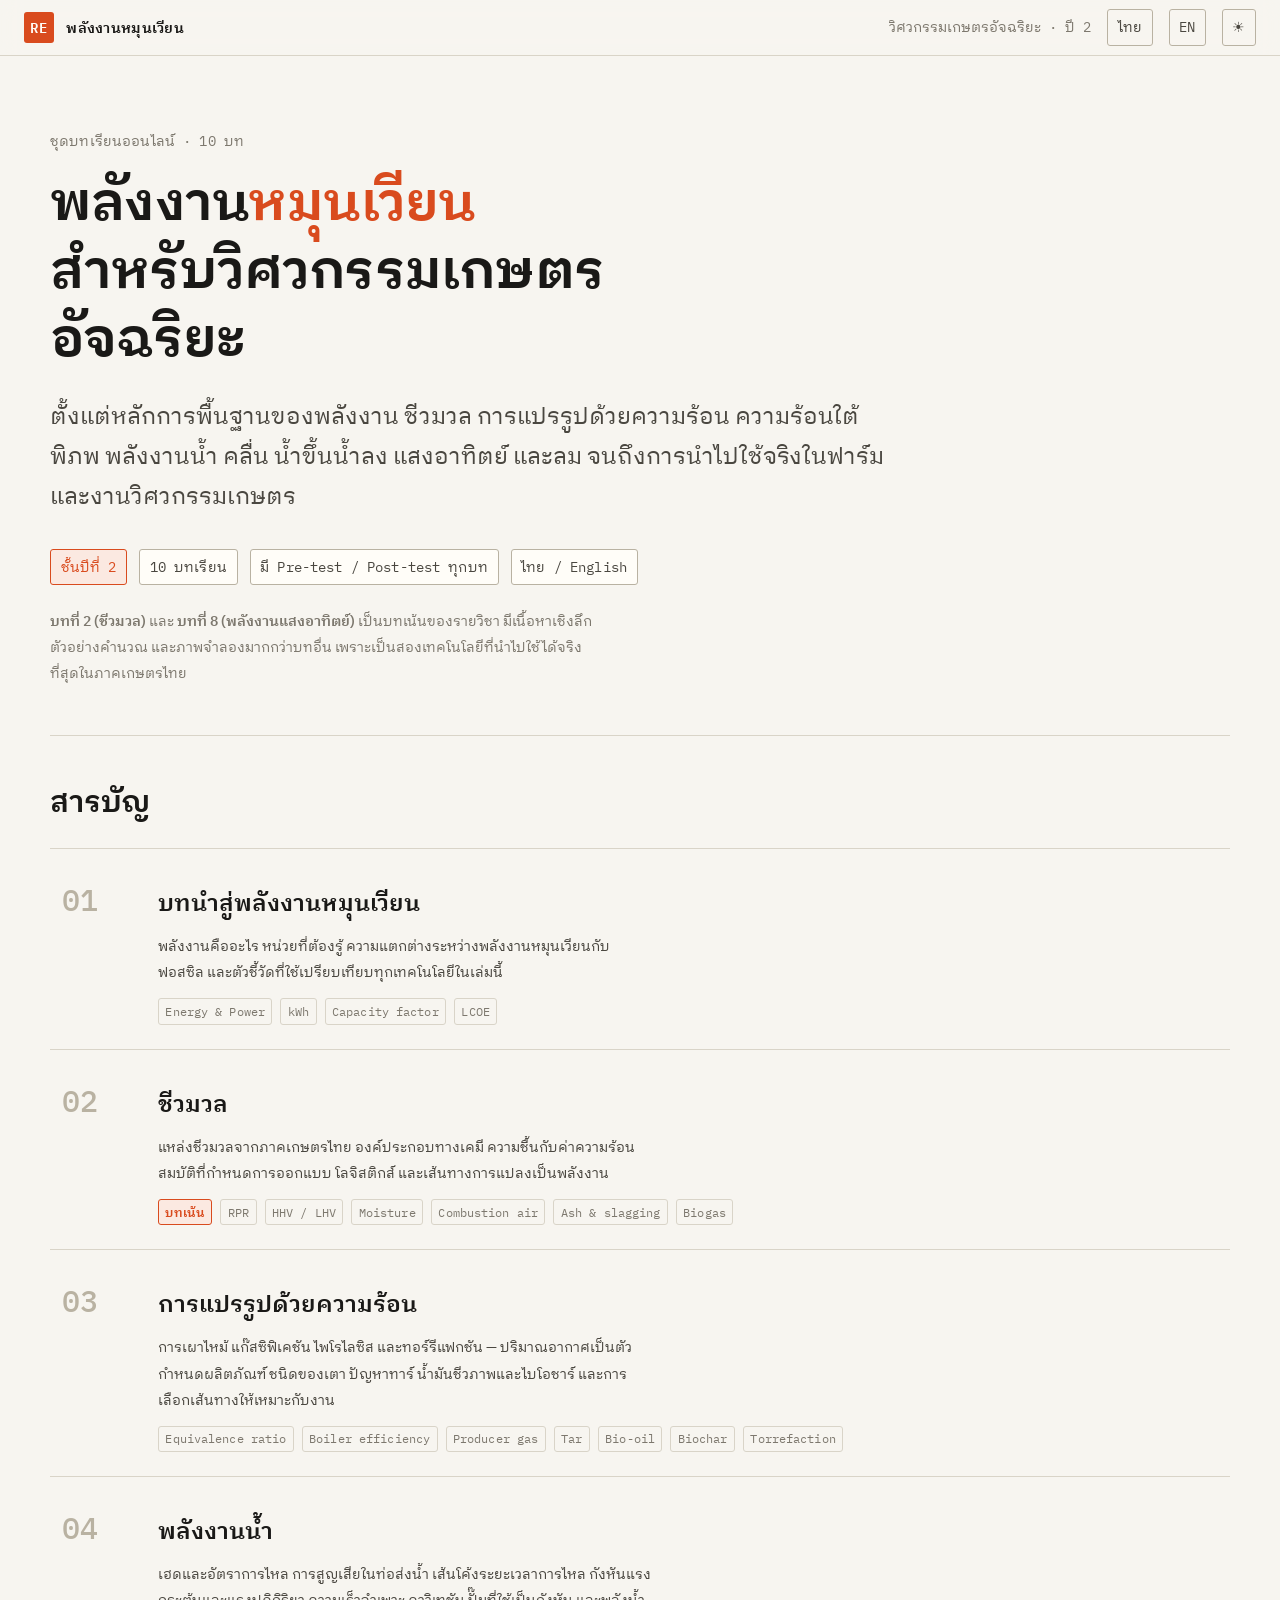
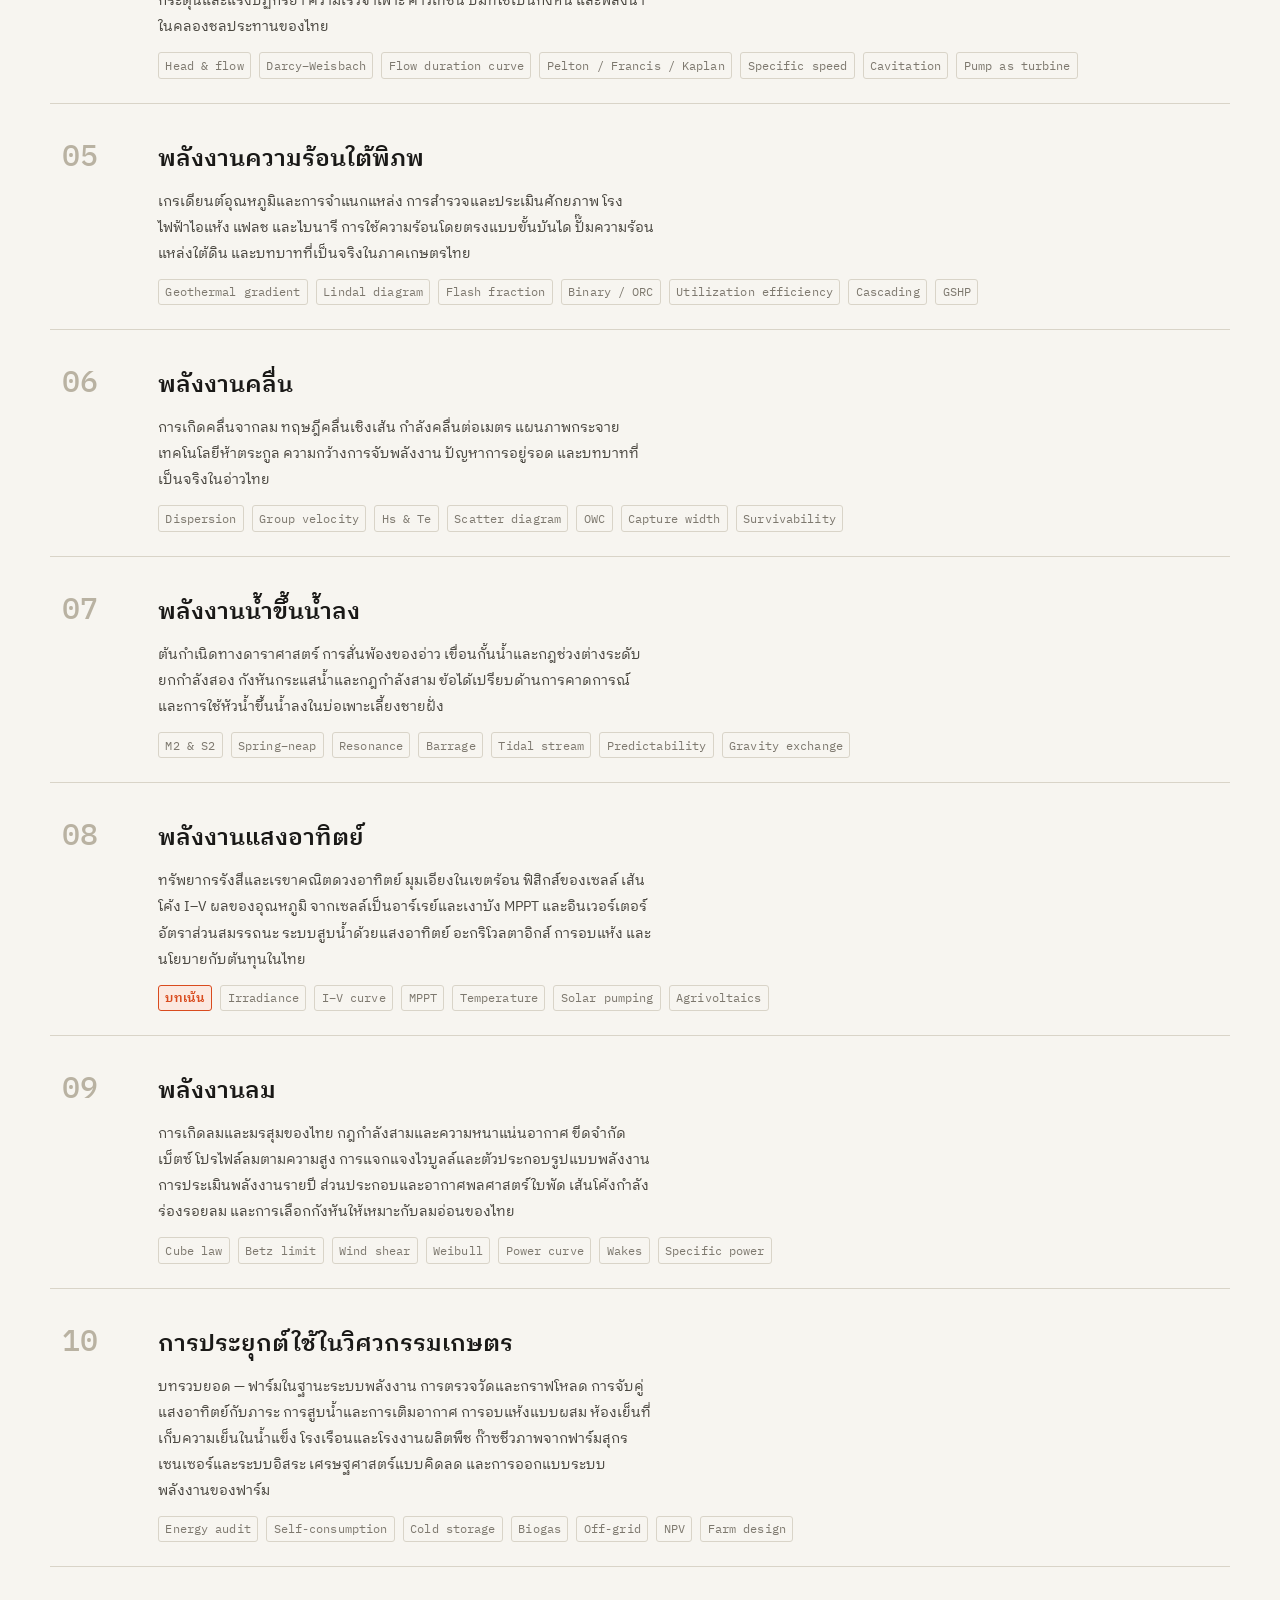
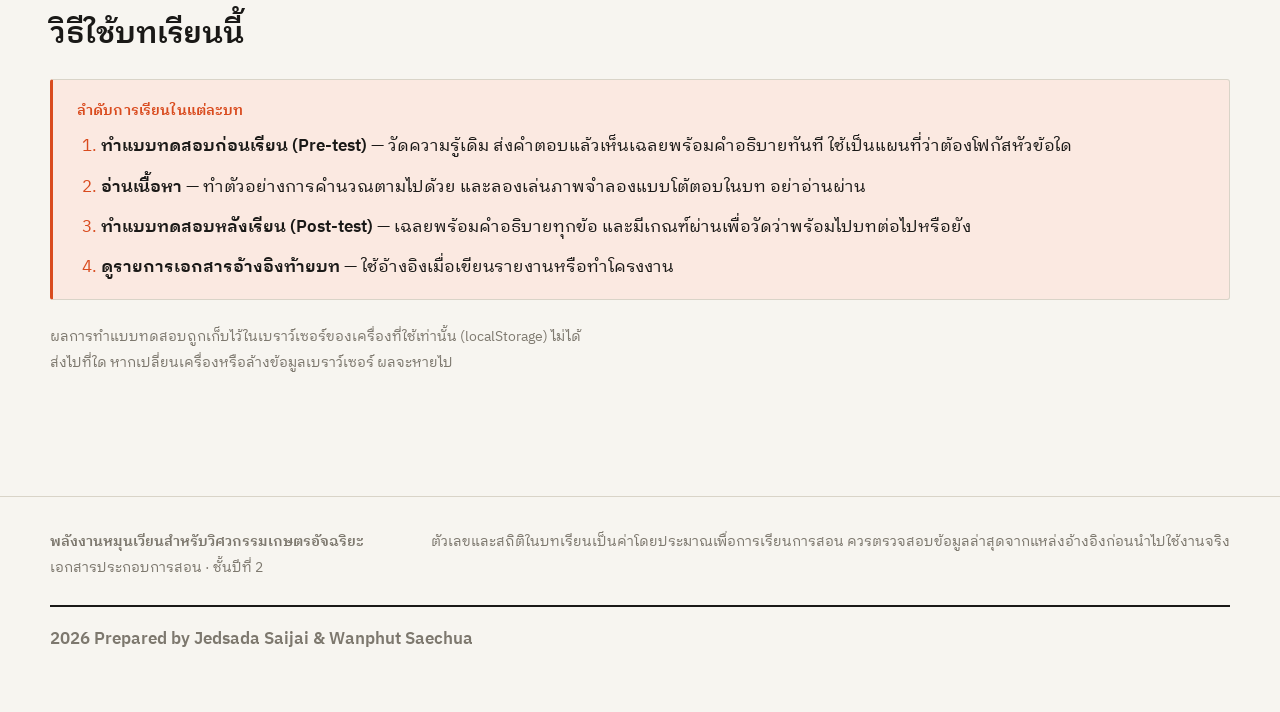
<file: index.html>
<!DOCTYPE html>
<html lang="th" data-lang="th" data-theme="light">
<head>
<meta charset="utf-8">
<meta name="viewport" content="width=device-width, initial-scale=1">
<title>พลังงานหมุนเวียน · Renewable Energy</title>
<meta name="description" content="บทเรียนพลังงานหมุนเวียนสำหรับนักศึกษาวิศวกรรมเกษตรอัจฉริยะ ชั้นปีที่ 2 — Renewable energy course for 2nd-year Agri-Intelligence Engineering students.">
<link rel="preconnect" href="https://fonts.googleapis.com">
<link rel="preconnect" href="https://fonts.gstatic.com" crossorigin>
<link href="https://fonts.googleapis.com/css2?family=IBM+Plex+Mono:wght@400;500;600&family=IBM+Plex+Sans:wght@400;500;600;700&family=IBM+Plex+Sans+Thai+Looped:wght@400;500;600;700&display=swap" rel="stylesheet">
<link rel="stylesheet" href="assets/css/base.css">
<link rel="stylesheet" href="assets/css/components.css">
<link rel="stylesheet" href="assets/css/anim.css">
<script src="assets/js/boot.js"></script>
</head>
<body data-chapter="index">

<a class="skip" href="#main"><span class="th">ข้ามไปเนื้อหาหลัก</span><span class="en">Skip to main content</span></a>
<div class="progress" aria-hidden="true"></div>

<header class="topbar">
  <a class="topbar__brand" href="index.html">
    <span class="mark">RE</span>
    <span class="name">
      <span class="th">พลังงานหมุนเวียน</span>
      <span class="en">Renewable Energy</span>
    </span>
  </a>
  <span class="topbar__spacer"></span>
  <span class="topbar__crumb">
    <span class="th">วิศวกรรมเกษตรอัจฉริยะ · ปี 2</span>
    <span class="en">Agri-Intelligence Engineering · Year 2</span>
  </span>
  <button class="btn-toggle" data-lang-btn="th" aria-pressed="true">ไทย</button>
  <button class="btn-toggle" data-lang-btn="en" aria-pressed="false">EN</button>
  <button class="btn-toggle" data-theme-toggle aria-label="Switch theme"><span class="icon">☀</span></button>
</header>

<main id="main">

  <div class="wrap">
    <section class="hero">
      <span class="eyebrow">
        <span class="th">ชุดบทเรียนออนไลน์ · 10 บท</span>
        <span class="en">Online course · 10 chapters</span>
      </span>
      <h1>
        <span class="th">พลังงาน<span class="accent">หมุนเวียน</span><br>สำหรับวิศวกรรมเกษตรอัจฉริยะ</span>
        <span class="en"><span class="accent">Renewable</span> Energy<br>for Agri-Intelligence Engineering</span>
      </h1>
      <p class="lead">
        <span class="th">ตั้งแต่หลักการพื้นฐานของพลังงาน ชีวมวล การแปรรูปด้วยความร้อน ความร้อนใต้พิภพ พลังงานน้ำ คลื่น น้ำขึ้นน้ำลง แสงอาทิตย์ และลม จนถึงการนำไปใช้จริงในฟาร์มและงานวิศวกรรมเกษตร</span>
        <span class="en">From the fundamentals of energy through biomass, thermal conversion, geothermal, hydro, wave, tidal, solar and wind — ending with what all of it means on a real farm.</span>
      </p>
      <div class="hero__meta">
        <span class="chip chip--accent">
          <span class="th">ชั้นปีที่ 2</span><span class="en">Year 2</span>
        </span>
        <span class="chip">
          <span class="th">10 บทเรียน</span><span class="en">10 chapters</span>
        </span>
        <span class="chip">
          <span class="th">มี Pre-test / Post-test ทุกบท</span><span class="en">Pre-test &amp; post-test in every chapter</span>
        </span>
        <span class="chip">ไทย / English</span>
      </div>
      <p class="small muted" style="margin-top:var(--sp-5)">
        <span class="th"><strong>บทที่ 2 (ชีวมวล)</strong> และ <strong>บทที่ 8 (พลังงานแสงอาทิตย์)</strong> เป็นบทเน้นของรายวิชา มีเนื้อหาเชิงลึก ตัวอย่างคำนวณ และภาพจำลองมากกว่าบทอื่น เพราะเป็นสองเทคโนโลยีที่นำไปใช้ได้จริงที่สุดในภาคเกษตรไทย</span>
        <span class="en"><strong>Chapter 2 (Biomass)</strong> and <strong>Chapter 8 (Solar)</strong> are the core chapters, carrying more depth, more worked examples and more interactive models than the rest — they are the two technologies most deployable in Thai agriculture.</span>
      </p>
    </section>

    <section class="chapters">
      <div class="chapters__head">
        <h2>
          <span class="th">สารบัญ</span>
          <span class="en">Contents</span>
        </h2>
        <p class="small muted" data-progress-summary hidden>
          <span class="th">ทำแบบทดสอบหลังเรียนแล้ว <strong data-count>0</strong> บท ·
            <button class="btn-toggle" data-progress-reset type="button">ล้างผล</button></span>
          <span class="en"><strong data-count>0</strong> post-tests completed ·
            <button class="btn-toggle" data-progress-reset type="button">Reset</button></span>
        </p>
      </div>

      <ol class="chapter-list" data-reveal-stagger>
        <li>
          <a class="chapter-card" href="chapters/01-introduction.html">
            <span class="chapter-card__num">01</span>
            <span>
              <span class="chapter-card__title">
                <span class="th">บทนำสู่พลังงานหมุนเวียน</span>
                <span class="en">Introduction to Renewable Energy</span>
              </span>
              <span class="chapter-card__desc">
                <span class="th">พลังงานคืออะไร หน่วยที่ต้องรู้ ความแตกต่างระหว่างพลังงานหมุนเวียนกับฟอสซิล และตัวชี้วัดที่ใช้เปรียบเทียบทุกเทคโนโลยีในเล่มนี้</span>
                <span class="en">What energy is, the units you need, how renewables differ from fossil fuels, and the metrics used to compare every technology in this course.</span>
              </span>
              <span class="chapter-card__tags">
                <span class="tag">Energy &amp; Power</span>
                <span class="tag">kWh</span>
                <span class="tag">Capacity factor</span>
                <span class="tag">LCOE</span>
              </span>
            </span>
            <span class="chapter-card__status" data-progress-for="01"></span>
          </a>
        </li>

        <li>
          <a class="chapter-card" href="chapters/02-biomass.html">
            <span class="chapter-card__num">02</span>
            <span>
              <span class="chapter-card__title">
                <span class="th">ชีวมวล</span>
                <span class="en">Biomass</span>
              </span>
              <span class="chapter-card__desc">
                <span class="th">แหล่งชีวมวลจากภาคเกษตรไทย องค์ประกอบทางเคมี ความชื้นกับค่าความร้อน สมบัติที่กำหนดการออกแบบ โลจิสติกส์ และเส้นทางการแปลงเป็นพลังงาน</span>
                <span class="en">Thai agricultural residues, chemical composition, moisture versus heating value, the properties that drive design, logistics, and the routes to energy.</span>
              </span>
              <span class="chapter-card__tags">
                <span class="tag tag--core"><span class="th">บทเน้น</span><span class="en">Core chapter</span></span>
                <span class="tag">RPR</span>
                <span class="tag">HHV / LHV</span>
                <span class="tag">Moisture</span>
                <span class="tag">Combustion air</span>
                <span class="tag">Ash &amp; slagging</span>
                <span class="tag">Biogas</span>
              </span>
            </span>
            <span class="chapter-card__status" data-progress-for="02"></span>
          </a>
        </li>

        <li>
          <a class="chapter-card" href="chapters/03-thermal-conversion.html">
            <span class="chapter-card__num">03</span>
            <span>
              <span class="chapter-card__title">
                <span class="th">การแปรรูปด้วยความร้อน</span>
                <span class="en">Thermal Conversion</span>
              </span>
              <span class="chapter-card__desc">
                <span class="th">การเผาไหม้ แก๊สซิฟิเคชัน ไพโรไลซิส และทอร์รีแฟกชัน — ปริมาณอากาศเป็นตัวกำหนดผลิตภัณฑ์ ชนิดของเตา ปัญหาทาร์ น้ำมันชีวภาพและไบโอชาร์ และการเลือกเส้นทางให้เหมาะกับงาน</span>
                <span class="en">Combustion, gasification, pyrolysis and torrefaction — air supply decides the product, plus reactor types, the tar problem, bio-oil and biochar, and how to choose a route.</span>
              </span>
              <span class="chapter-card__tags">
                <span class="tag">Equivalence ratio</span>
                <span class="tag">Boiler efficiency</span>
                <span class="tag">Producer gas</span>
                <span class="tag">Tar</span>
                <span class="tag">Bio-oil</span>
                <span class="tag">Biochar</span>
                <span class="tag">Torrefaction</span>
              </span>
            </span>
            <span class="chapter-card__status" data-progress-for="03"></span>
          </a>
        </li>

        <li>
          <a class="chapter-card" href="chapters/04-hydro.html">
            <span class="chapter-card__num">04</span>
            <span>
              <span class="chapter-card__title">
                <span class="th">พลังงานน้ำ</span>
                <span class="en">Hydro Energy</span>
              </span>
              <span class="chapter-card__desc">
                <span class="th">เฮดและอัตราการไหล การสูญเสียในท่อส่งน้ำ เส้นโค้งระยะเวลาการไหล กังหันแรงกระตุ้นและแรงปฏิกิริยา ความเร็วจำเพาะ คาวิเทชัน ปั๊มที่ใช้เป็นกังหัน และพลังน้ำในคลองชลประทานของไทย</span>
                <span class="en">Head and flow, penstock losses, flow duration curves, impulse and reaction turbines, specific speed, cavitation, pumps as turbines, and hydro in Thai irrigation canals.</span>
              </span>
              <span class="chapter-card__tags">
                <span class="tag">Head &amp; flow</span>
                <span class="tag">Darcy–Weisbach</span>
                <span class="tag">Flow duration curve</span>
                <span class="tag">Pelton / Francis / Kaplan</span>
                <span class="tag">Specific speed</span>
                <span class="tag">Cavitation</span>
                <span class="tag">Pump as turbine</span>
              </span>
            </span>
            <span class="chapter-card__status" data-progress-for="04"></span>
          </a>
        </li>

        <li>
          <a class="chapter-card" href="chapters/05-geothermal.html">
            <span class="chapter-card__num">05</span>
            <span>
              <span class="chapter-card__title">
                <span class="th">พลังงานความร้อนใต้พิภพ</span>
                <span class="en">Geothermal Energy</span>
              </span>
              <span class="chapter-card__desc">
                <span class="th">เกรเดียนต์อุณหภูมิและการจำแนกแหล่ง การสำรวจและประเมินศักยภาพ โรงไฟฟ้าไอแห้ง แฟลช และไบนารี การใช้ความร้อนโดยตรงแบบขั้นบันได ปั๊มความร้อนแหล่งใต้ดิน และบทบาทที่เป็นจริงในภาคเกษตรไทย</span>
                <span class="en">Gradients and resource classes, exploration and assessment, dry-steam, flash and binary plants, cascaded direct use, ground-source heat pumps, and the realistic role in Thai agriculture.</span>
              </span>
              <span class="chapter-card__tags">
                <span class="tag">Geothermal gradient</span>
                <span class="tag">Lindal diagram</span>
                <span class="tag">Flash fraction</span>
                <span class="tag">Binary / ORC</span>
                <span class="tag">Utilization efficiency</span>
                <span class="tag">Cascading</span>
                <span class="tag">GSHP</span>
              </span>
            </span>
            <span class="chapter-card__status" data-progress-for="05"></span>
          </a>
        </li>

        <li>
          <a class="chapter-card" href="chapters/06-wave.html">
            <span class="chapter-card__num">06</span>
            <span>
              <span class="chapter-card__title">
                <span class="th">พลังงานคลื่น</span>
                <span class="en">Wave Energy</span>
              </span>
              <span class="chapter-card__desc">
                <span class="th">การเกิดคลื่นจากลม ทฤษฎีคลื่นเชิงเส้น กำลังคลื่นต่อเมตร แผนภาพกระจาย เทคโนโลยีห้าตระกูล ความกว้างการจับพลังงาน ปัญหาการอยู่รอด และบทบาทที่เป็นจริงในอ่าวไทย</span>
                <span class="en">Wave generation, linear wave theory, power per metre, scatter diagrams, the five device families, capture width, survivability, and the realistic role in the Gulf of Thailand.</span>
              </span>
              <span class="chapter-card__tags">
                <span class="tag">Dispersion</span>
                <span class="tag">Group velocity</span>
                <span class="tag">Hs &amp; Te</span>
                <span class="tag">Scatter diagram</span>
                <span class="tag">OWC</span>
                <span class="tag">Capture width</span>
                <span class="tag">Survivability</span>
              </span>
            </span>
            <span class="chapter-card__status" data-progress-for="06"></span>
          </a>
        </li>

        <li>
          <a class="chapter-card" href="chapters/07-tidal.html">
            <span class="chapter-card__num">07</span>
            <span>
              <span class="chapter-card__title">
                <span class="th">พลังงานน้ำขึ้นน้ำลง</span>
                <span class="en">Tidal Energy</span>
              </span>
              <span class="chapter-card__desc">
                <span class="th">ต้นกำเนิดทางดาราศาสตร์ การสั่นพ้องของอ่าว เขื่อนกั้นน้ำและกฎช่วงต่างระดับยกกำลังสอง กังหันกระแสน้ำและกฎกำลังสาม ข้อได้เปรียบด้านการคาดการณ์ และการใช้หัวน้ำขึ้นน้ำลงในบ่อเพาะเลี้ยงชายฝั่ง</span>
                <span class="en">Astronomical origin, basin resonance, barrages and the range-squared law, stream turbines and the cube law, the predictability advantage, and tidal head in coastal aquaculture.</span>
              </span>
              <span class="chapter-card__tags">
                <span class="tag">M2 &amp; S2</span>
                <span class="tag">Spring–neap</span>
                <span class="tag">Resonance</span>
                <span class="tag">Barrage</span>
                <span class="tag">Tidal stream</span>
                <span class="tag">Predictability</span>
                <span class="tag">Gravity exchange</span>
              </span>
            </span>
            <span class="chapter-card__status" data-progress-for="07"></span>
          </a>
        </li>

        <li>
          <a class="chapter-card" href="chapters/08-solar.html">
            <span class="chapter-card__num">08</span>
            <span>
              <span class="chapter-card__title">
                <span class="th">พลังงานแสงอาทิตย์</span>
                <span class="en">Solar Energy</span>
              </span>
              <span class="chapter-card__desc">
                <span class="th">ทรัพยากรรังสีและเรขาคณิตดวงอาทิตย์ มุมเอียงในเขตร้อน ฟิสิกส์ของเซลล์ เส้นโค้ง I–V ผลของอุณหภูมิ จากเซลล์เป็นอาร์เรย์และเงาบัง MPPT และอินเวอร์เตอร์ อัตราส่วนสมรรถนะ ระบบสูบน้ำด้วยแสงอาทิตย์ อะกริโวลตาอิกส์ การอบแห้ง และนโยบายกับต้นทุนในไทย</span>
                <span class="en">The radiation resource and solar geometry, tilt in the tropics, cell physics, the I–V curve, temperature effects, from cell to array and shading, MPPT and the inverter, performance ratio, solar water pumping, agrivoltaics, solar drying, and Thai policy and cost.</span>
              </span>
              <span class="chapter-card__tags">
                <span class="tag tag--core"><span class="th">บทเน้น</span><span class="en">Core chapter</span></span>
                <span class="tag">Irradiance</span>
                <span class="tag">I–V curve</span>
                <span class="tag">MPPT</span>
                <span class="tag">Temperature</span>
                <span class="tag">Solar pumping</span>
                <span class="tag">Agrivoltaics</span>
              </span>
            </span>
            <span class="chapter-card__status" data-progress-for="08"></span>
          </a>
        </li>

        <li>
          <a class="chapter-card" href="chapters/09-wind.html">
            <span class="chapter-card__num">09</span>
            <span>
              <span class="chapter-card__title">
                <span class="th">พลังงานลม</span>
                <span class="en">Wind Energy</span>
              </span>
              <span class="chapter-card__desc">
                <span class="th">การเกิดลมและมรสุมของไทย กฎกำลังสามและความหนาแน่นอากาศ ขีดจำกัดเบ็ตซ์ โปรไฟล์ลมตามความสูง การแจกแจงไวบูลล์และตัวประกอบรูปแบบพลังงาน การประเมินพลังงานรายปี ส่วนประกอบและอากาศพลศาสตร์ใบพัด เส้นโค้งกำลัง ร่องรอยลม และการเลือกกังหันให้เหมาะกับลมอ่อนของไทย</span>
                <span class="en">Wind formation and the Thai monsoons, the cube law and air density, the Betz limit, the wind profile with height, the Weibull distribution and energy pattern factor, annual energy, components and blade aerodynamics, the power curve, wakes, and selecting turbines for Thai light wind.</span>
              </span>
              <span class="chapter-card__tags">
                <span class="tag">Cube law</span>
                <span class="tag">Betz limit</span>
                <span class="tag">Wind shear</span>
                <span class="tag">Weibull</span>
                <span class="tag">Power curve</span>
                <span class="tag">Wakes</span>
                <span class="tag">Specific power</span>
              </span>
            </span>
            <span class="chapter-card__status" data-progress-for="09"></span>
          </a>
        </li>

        <li>
          <a class="chapter-card" href="chapters/10-applications.html">
            <span class="chapter-card__num">10</span>
            <span>
              <span class="chapter-card__title">
                <span class="th">การประยุกต์ใช้ในวิศวกรรมเกษตร</span>
                <span class="en">Applications in Agricultural Engineering</span>
              </span>
              <span class="chapter-card__desc">
                <span class="th">บทรวบยอด — ฟาร์มในฐานะระบบพลังงาน การตรวจวัดและกราฟโหลด การจับคู่แสงอาทิตย์กับภาระ การสูบน้ำและการเติมอากาศ การอบแห้งแบบผสม ห้องเย็นที่เก็บความเย็นในน้ำแข็ง โรงเรือนและโรงงานผลิตพืช ก๊าซชีวภาพจากฟาร์มสุกร เซนเซอร์และระบบอิสระ เศรษฐศาสตร์แบบคิดลด และการออกแบบระบบพลังงานของฟาร์ม</span>
                <span class="en">The capstone — the farm as an energy system, audits and load profiles, matching solar to the load, pumping and aeration, hybrid drying, cold rooms that store cold as ice, greenhouses and plant factories, pig-farm biogas, sensors and off-grid systems, discounted economics, and designing a farm energy system.</span>
              </span>
              <span class="chapter-card__tags">
                <span class="tag">Energy audit</span>
                <span class="tag">Self-consumption</span>
                <span class="tag">Cold storage</span>
                <span class="tag">Biogas</span>
                <span class="tag">Off-grid</span>
                <span class="tag">NPV</span>
                <span class="tag">Farm design</span>
              </span>
            </span>
            <span class="chapter-card__status" data-progress-for="10"></span>
          </a>
        </li>
      </ol>
    </section>

    <section class="chapters" style="padding-top:0">
      <h2>
        <span class="th">วิธีใช้บทเรียนนี้</span>
        <span class="en">How to use this course</span>
      </h2>
      <div class="callout callout--key">
        <div class="callout__title">
          <span class="th">ลำดับการเรียนในแต่ละบท</span>
          <span class="en">The loop in every chapter</span>
        </div>
        <ol>
          <li>
            <span class="th"><strong>ทำแบบทดสอบก่อนเรียน (Pre-test)</strong> — วัดความรู้เดิม ส่งคำตอบแล้วเห็นเฉลยพร้อมคำอธิบายทันที ใช้เป็นแผนที่ว่าต้องโฟกัสหัวข้อใด</span>
            <span class="en"><strong>Take the pre-test</strong> — answers and explanations appear the moment you submit, so it doubles as a map of what to focus on.</span>
          </li>
          <li>
            <span class="th"><strong>อ่านเนื้อหา</strong> — ทำตัวอย่างการคำนวณตามไปด้วย และลองเล่นภาพจำลองแบบโต้ตอบในบท อย่าอ่านผ่าน</span>
            <span class="en"><strong>Read the chapter</strong> — work through the calculations and play with the interactive demos; do not just skim.</span>
          </li>
          <li>
            <span class="th"><strong>ทำแบบทดสอบหลังเรียน (Post-test)</strong> — เฉลยพร้อมคำอธิบายทุกข้อ และมีเกณฑ์ผ่านเพื่อวัดว่าพร้อมไปบทต่อไปหรือยัง</span>
            <span class="en"><strong>Take the post-test</strong> — every question is explained, and a pass mark tells you whether you are ready for the next chapter.</span>
          </li>
          <li>
            <span class="th"><strong>ดูรายการเอกสารอ้างอิงท้ายบท</strong> — ใช้อ้างอิงเมื่อเขียนรายงานหรือทำโครงงาน</span>
            <span class="en"><strong>Check the reference list</strong> at the end of the chapter — cite those sources in your reports and projects.</span>
          </li>
        </ol>
      </div>
      <p class="small muted">
        <span class="th">ผลการทำแบบทดสอบถูกเก็บไว้ในเบราว์เซอร์ของเครื่องที่ใช้เท่านั้น (localStorage) ไม่ได้ส่งไปที่ใด หากเปลี่ยนเครื่องหรือล้างข้อมูลเบราว์เซอร์ ผลจะหายไป</span>
        <span class="en">Quiz results are stored in this browser only (localStorage). Nothing is uploaded anywhere; clearing your browser data or switching devices resets them.</span>
      </p>
    </section>
  </div>

</main>

<footer class="footer">
  <div class="wrap">
    <div class="footer__grid">
      <div>
        <strong>
          <span class="th">พลังงานหมุนเวียนสำหรับวิศวกรรมเกษตรอัจฉริยะ</span>
          <span class="en">Renewable Energy for Agri-Intelligence Engineering</span>
        </strong>
        <p class="small">
          <span class="th">เอกสารประกอบการสอน · ชั้นปีที่ 2</span>
          <span class="en">Course material · Year 2</span>
        </p>
      </div>
      <div class="small">
        <span class="th">ตัวเลขและสถิติในบทเรียนเป็นค่าโดยประมาณเพื่อการเรียนการสอน ควรตรวจสอบข้อมูลล่าสุดจากแหล่งอ้างอิงก่อนนำไปใช้งานจริง</span>
        <span class="en">Figures quoted in this course are approximate teaching values. Check current sources before using them in real work.</span>
      </div>
    </div>

    <div class="copyright">
      <span class="copyright__authors">2026 Prepared by Jedsada Saijai &amp; Wanphut Saechua</span>
    </div>
  </div>
</footer>

<script src="assets/js/app.js"></script>
<script src="assets/js/anim.js"></script>
</body>
</html>
</file>
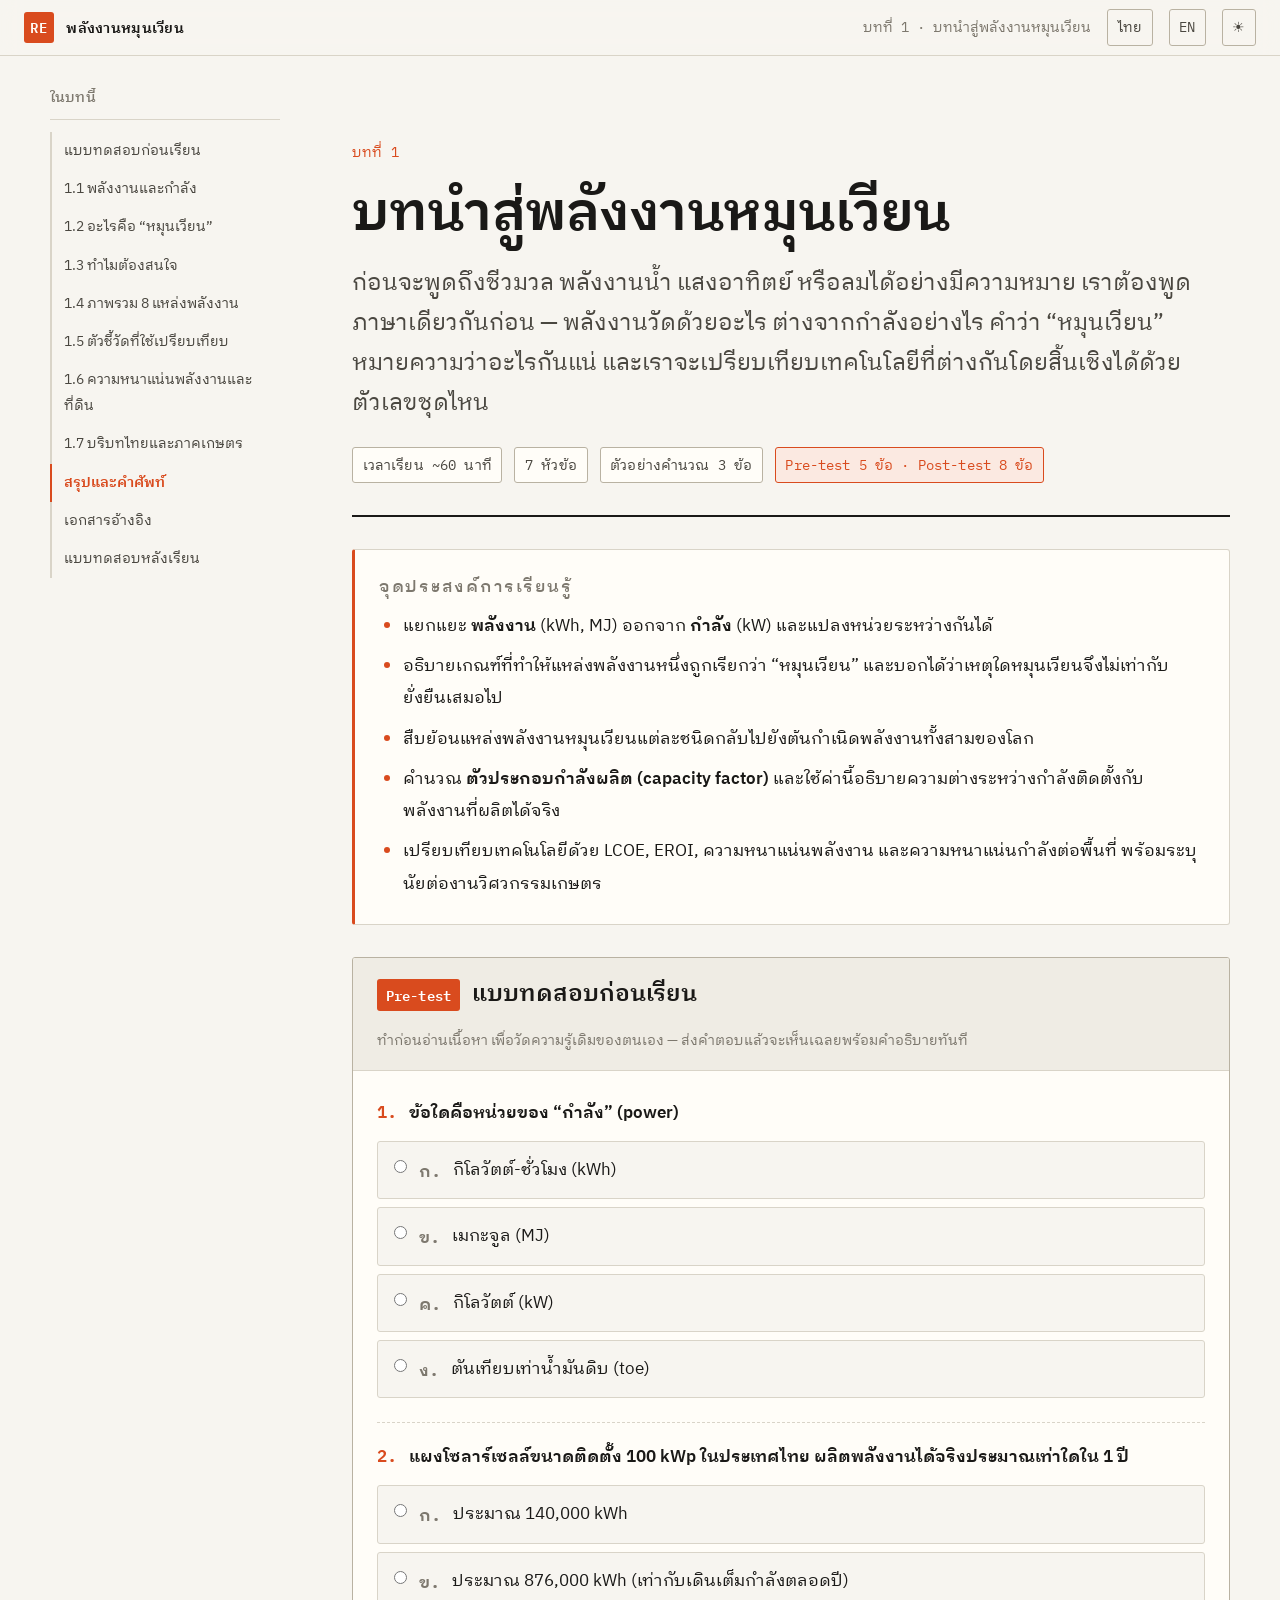
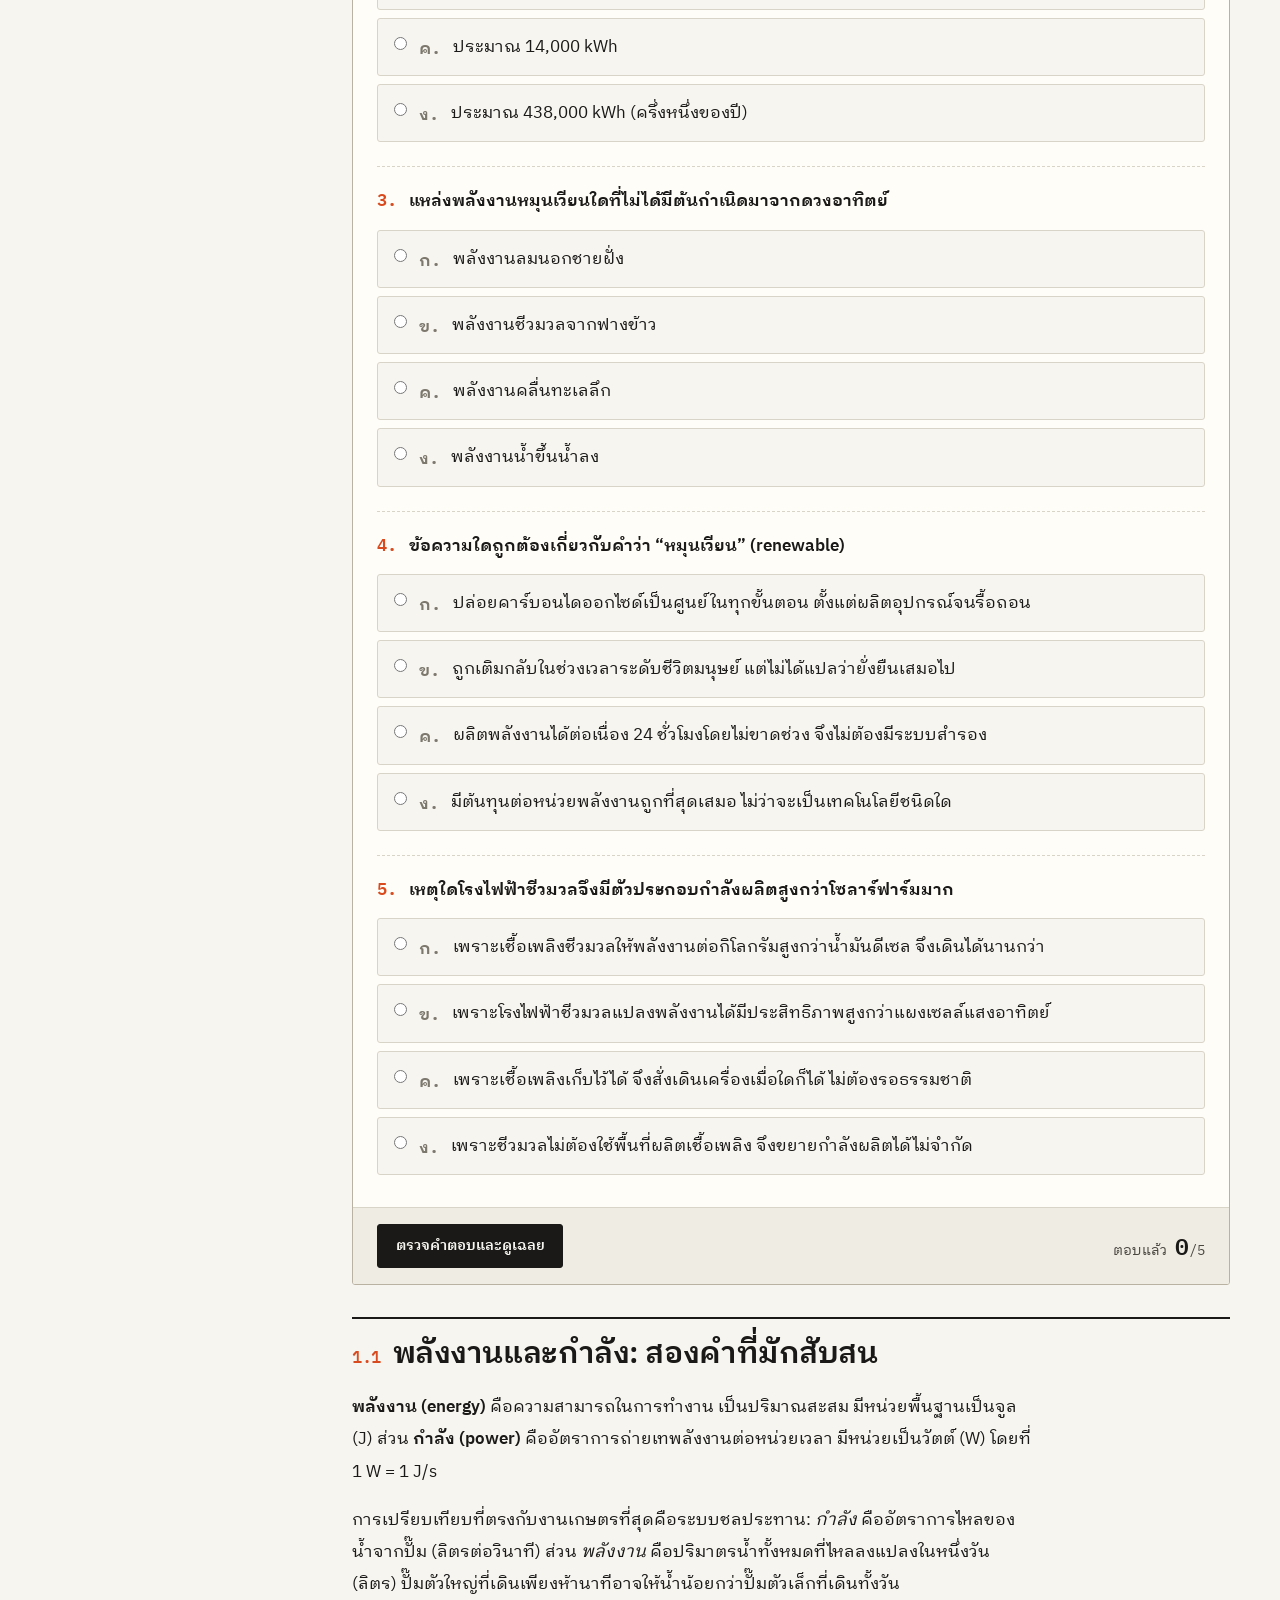
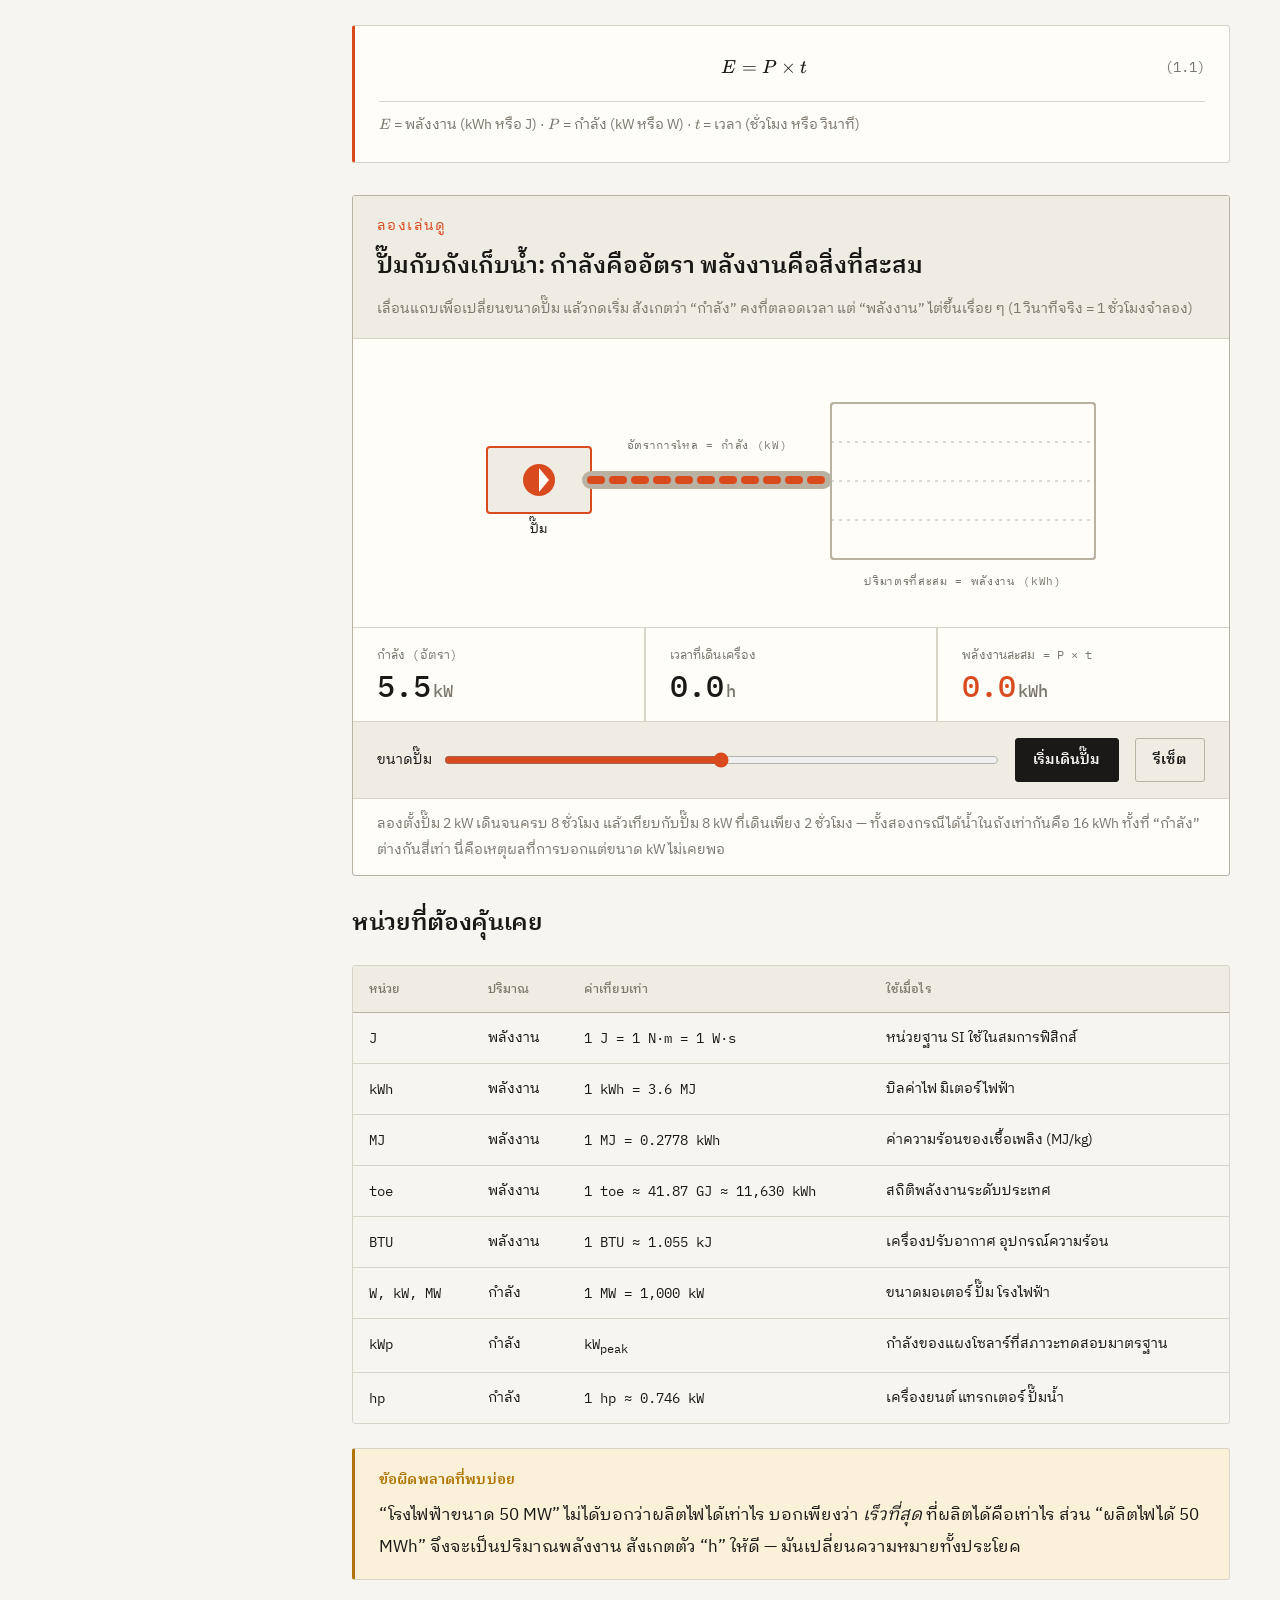
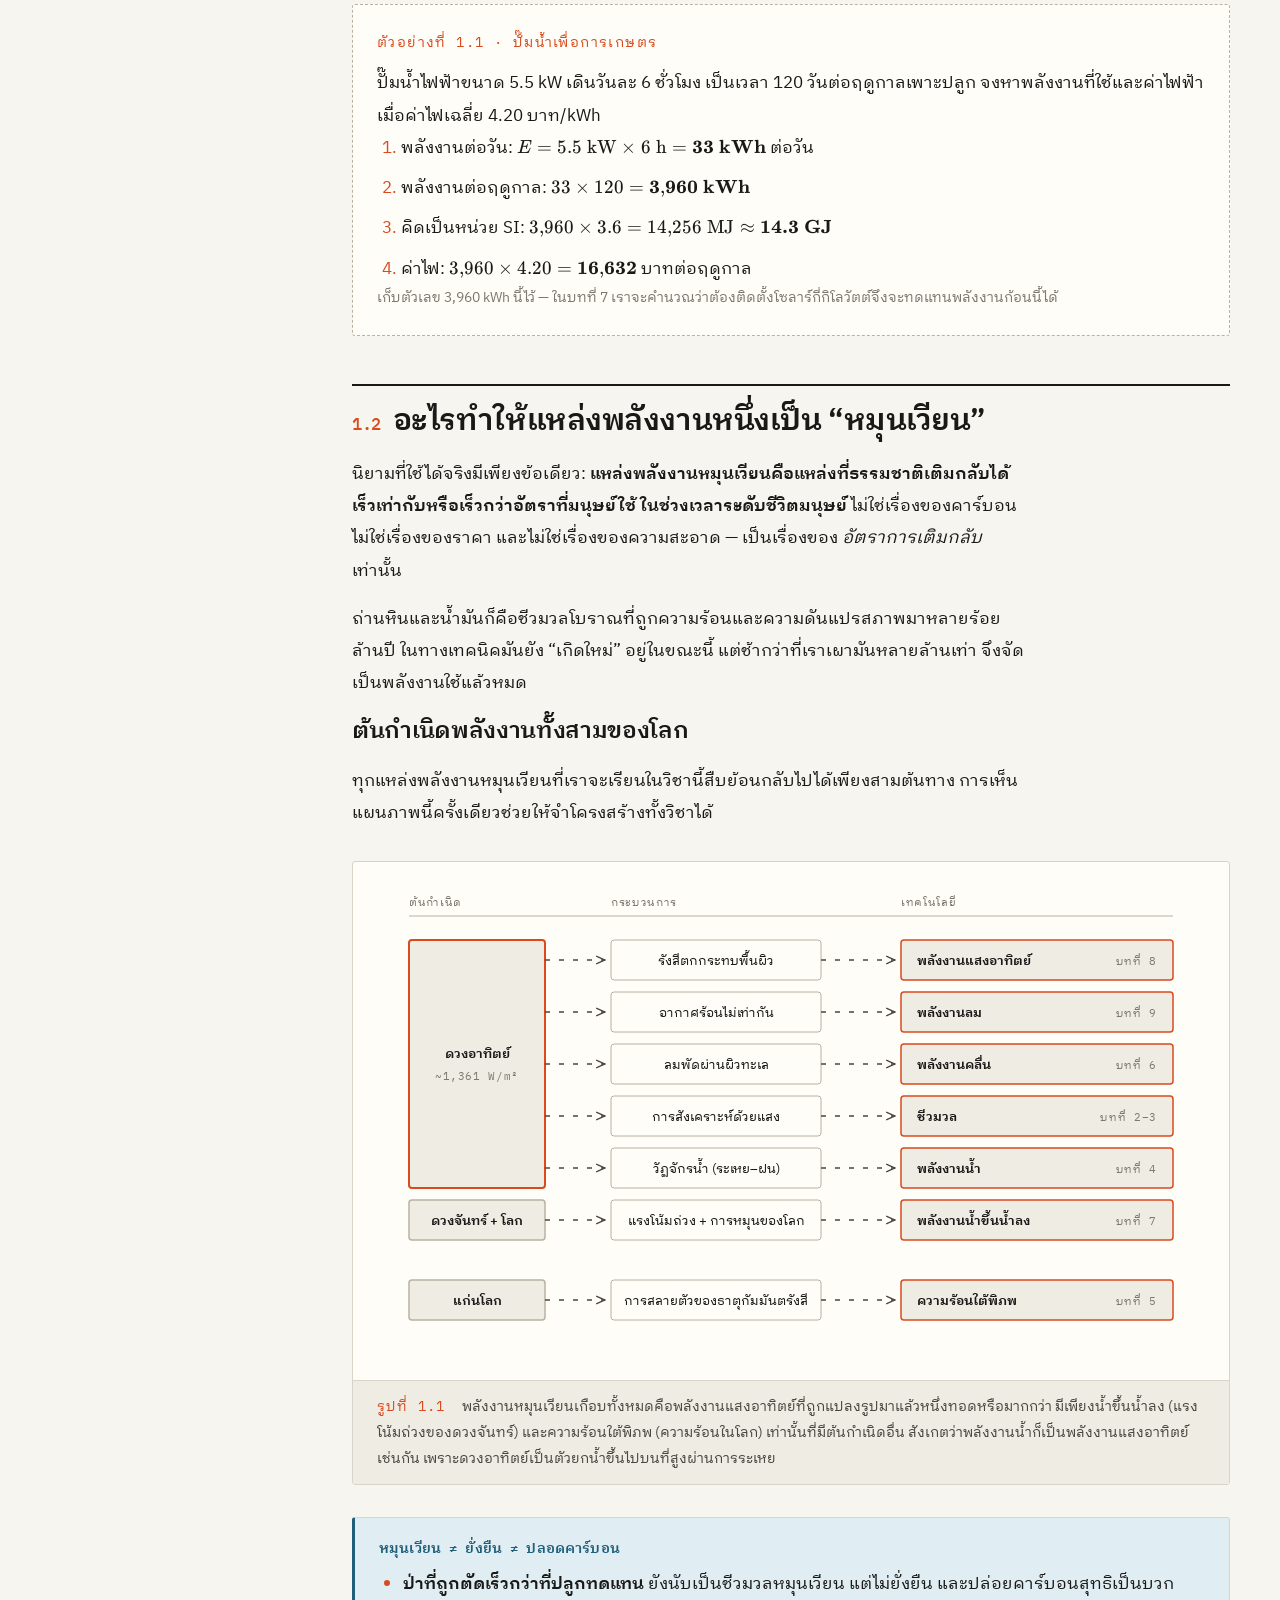
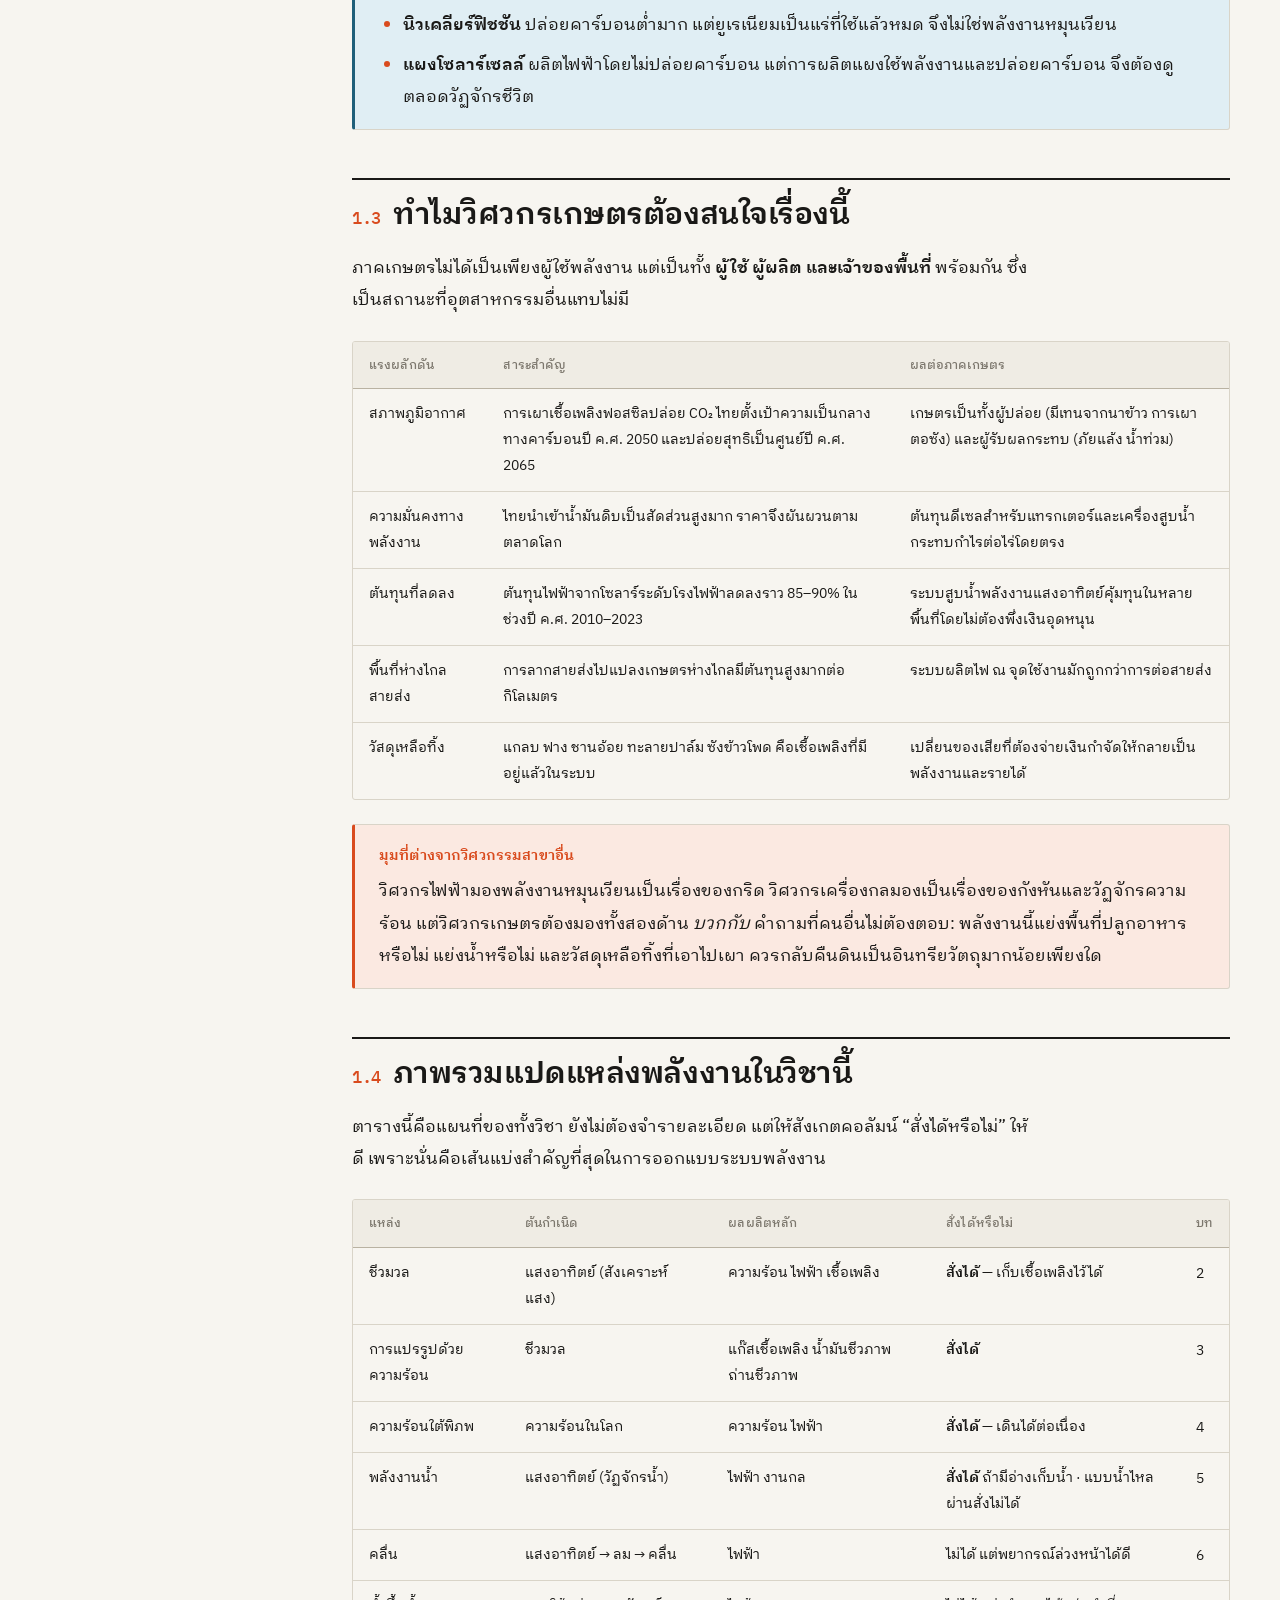
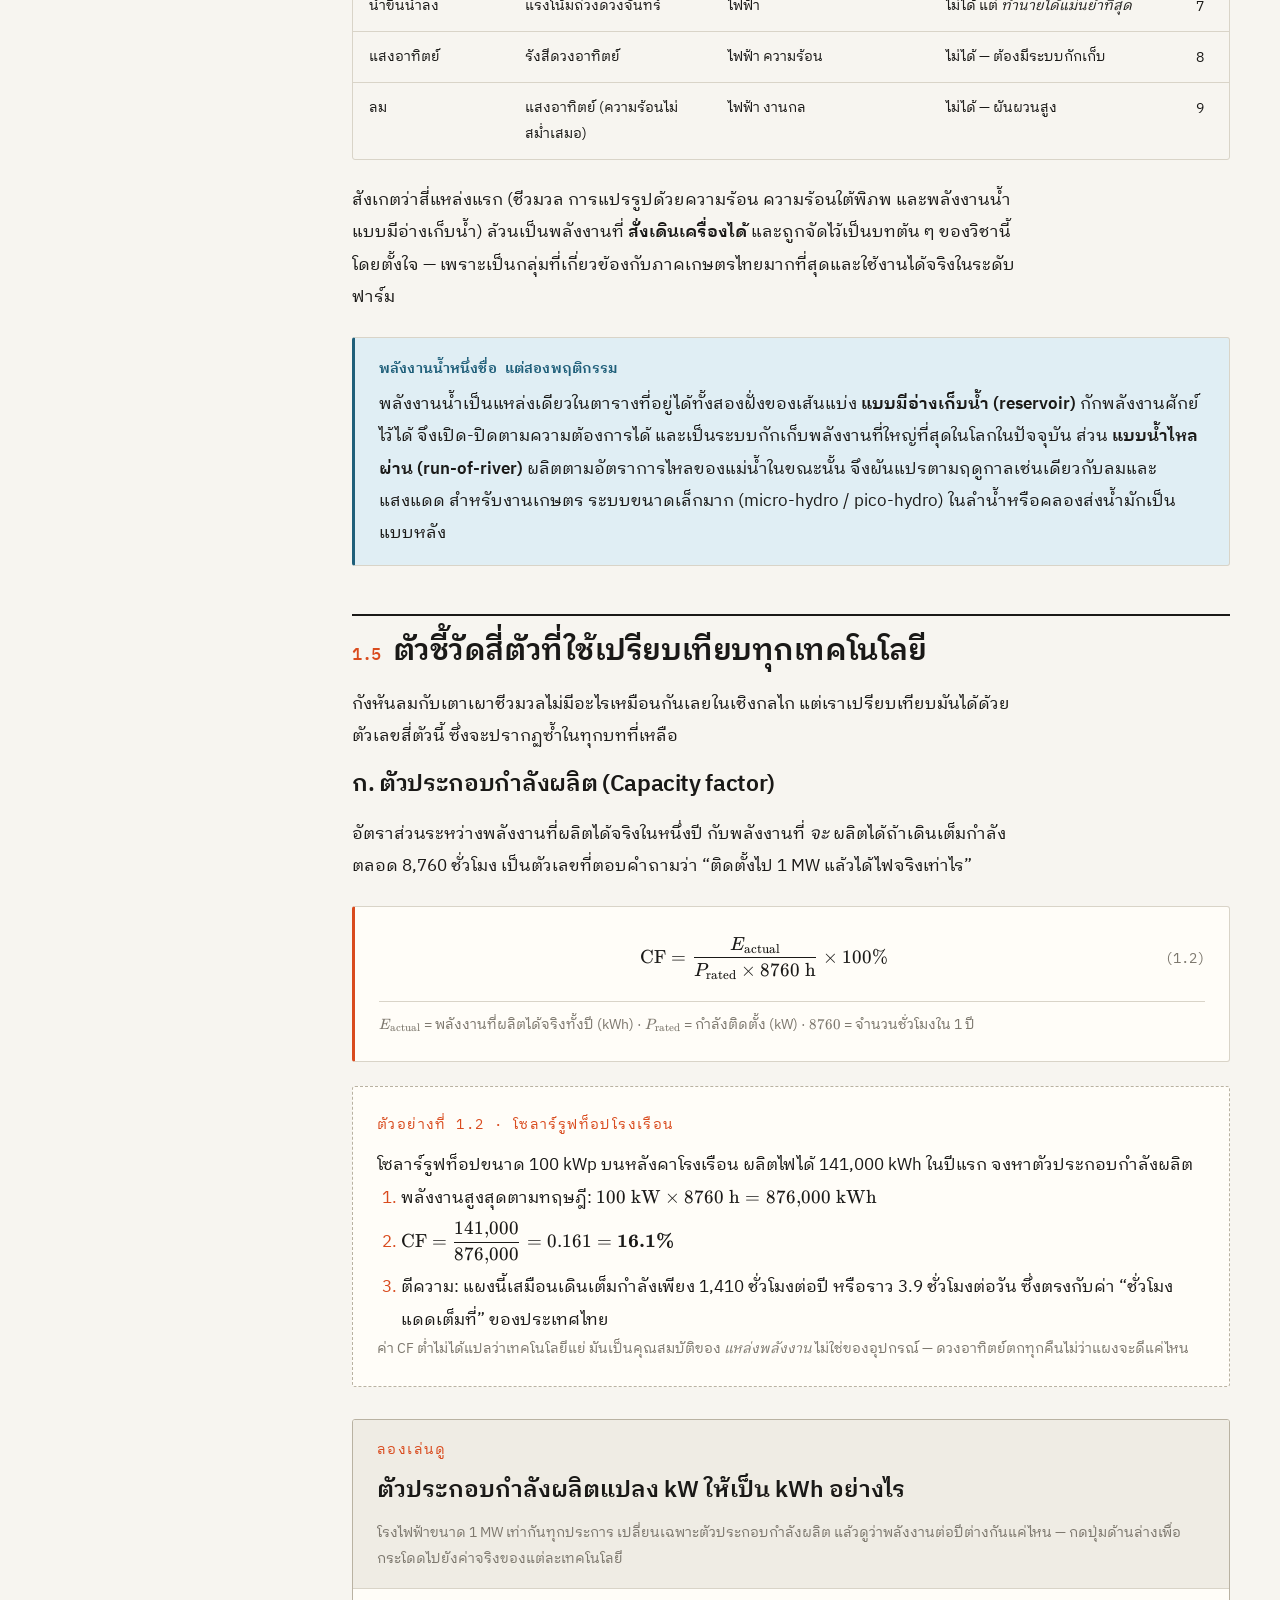
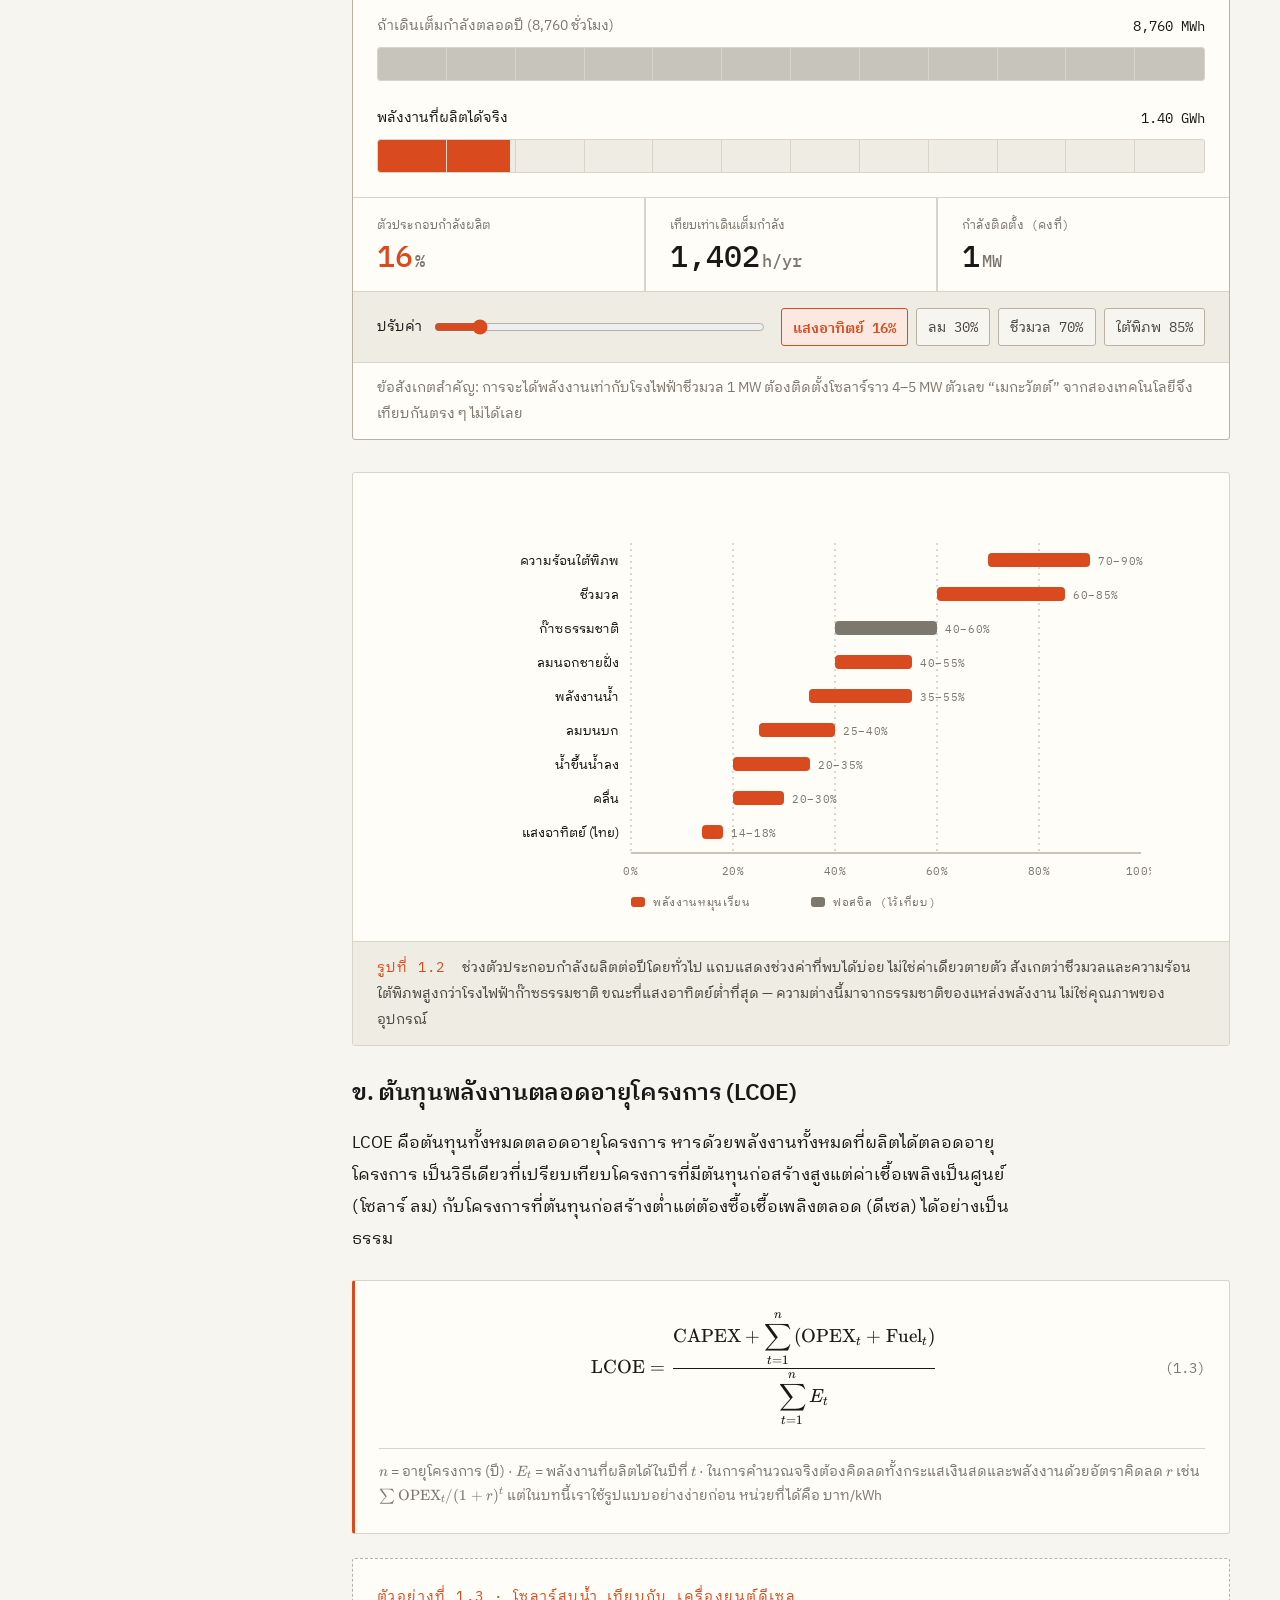
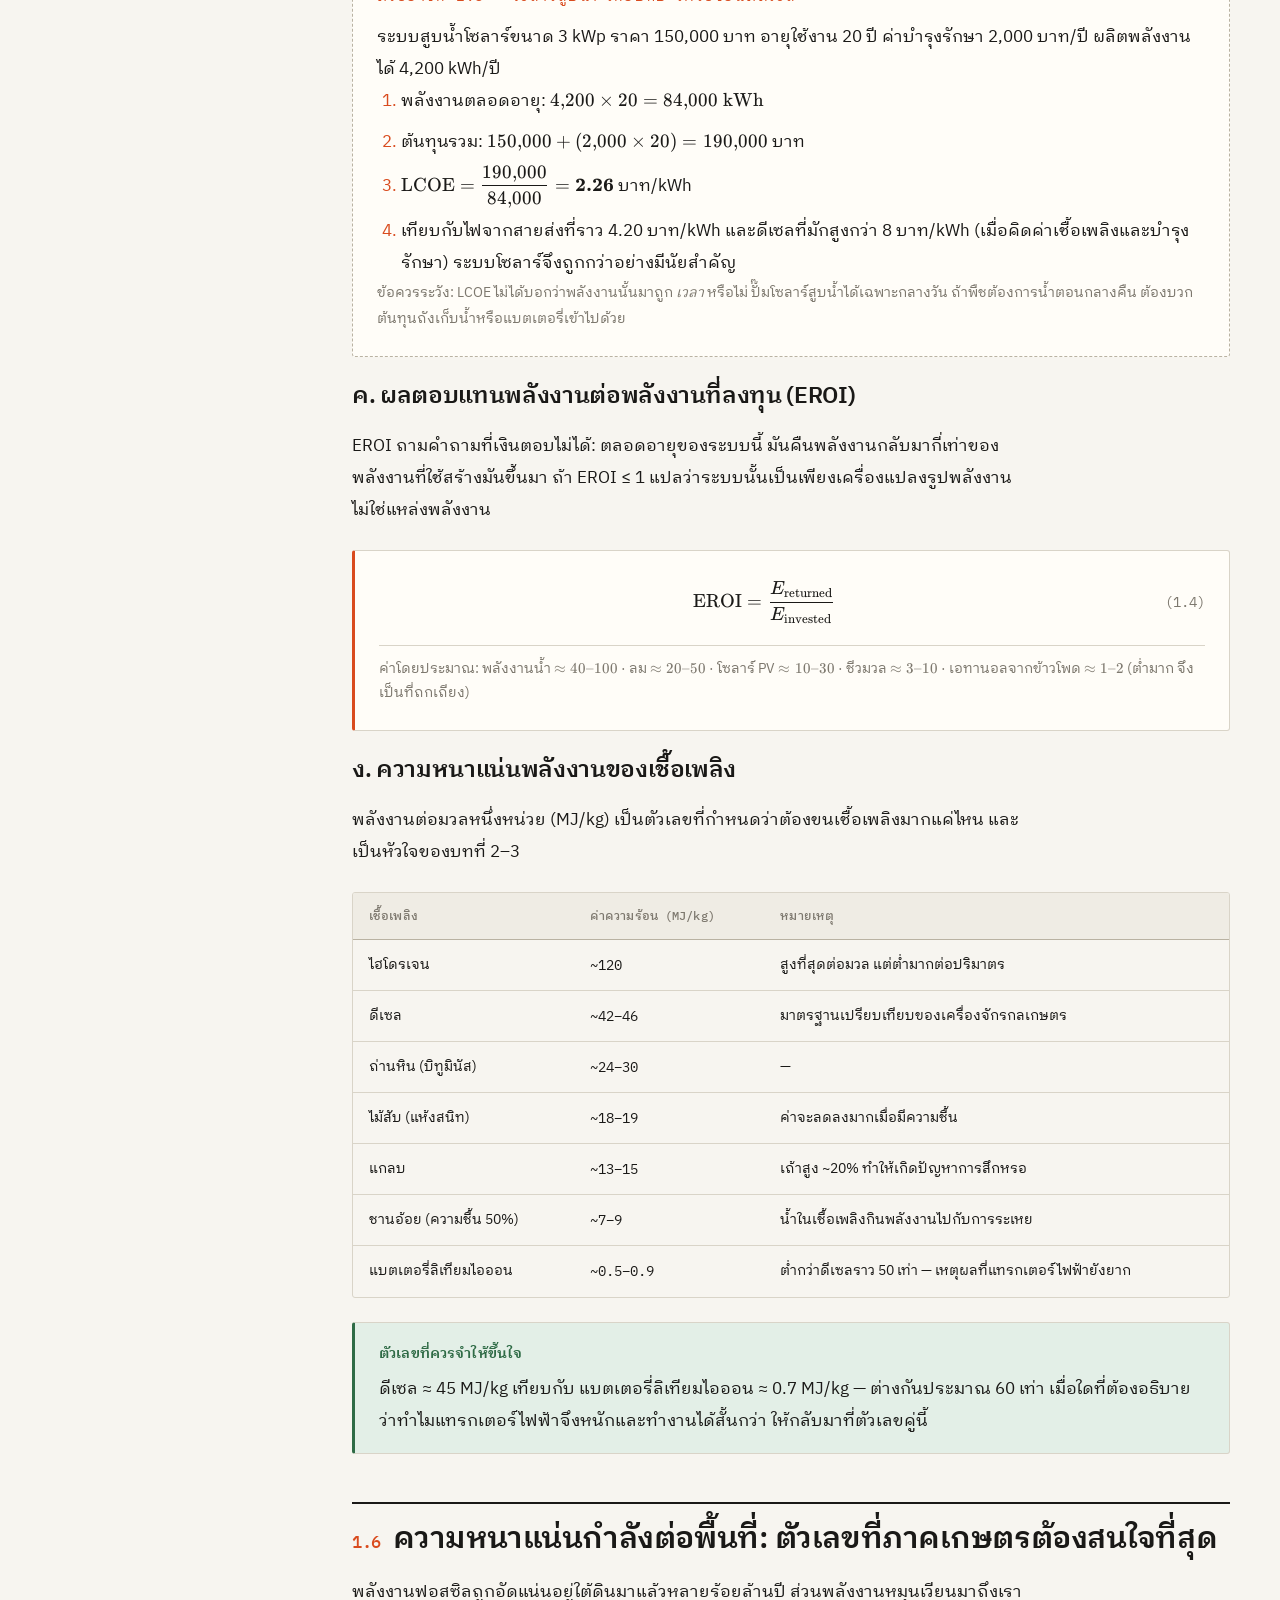
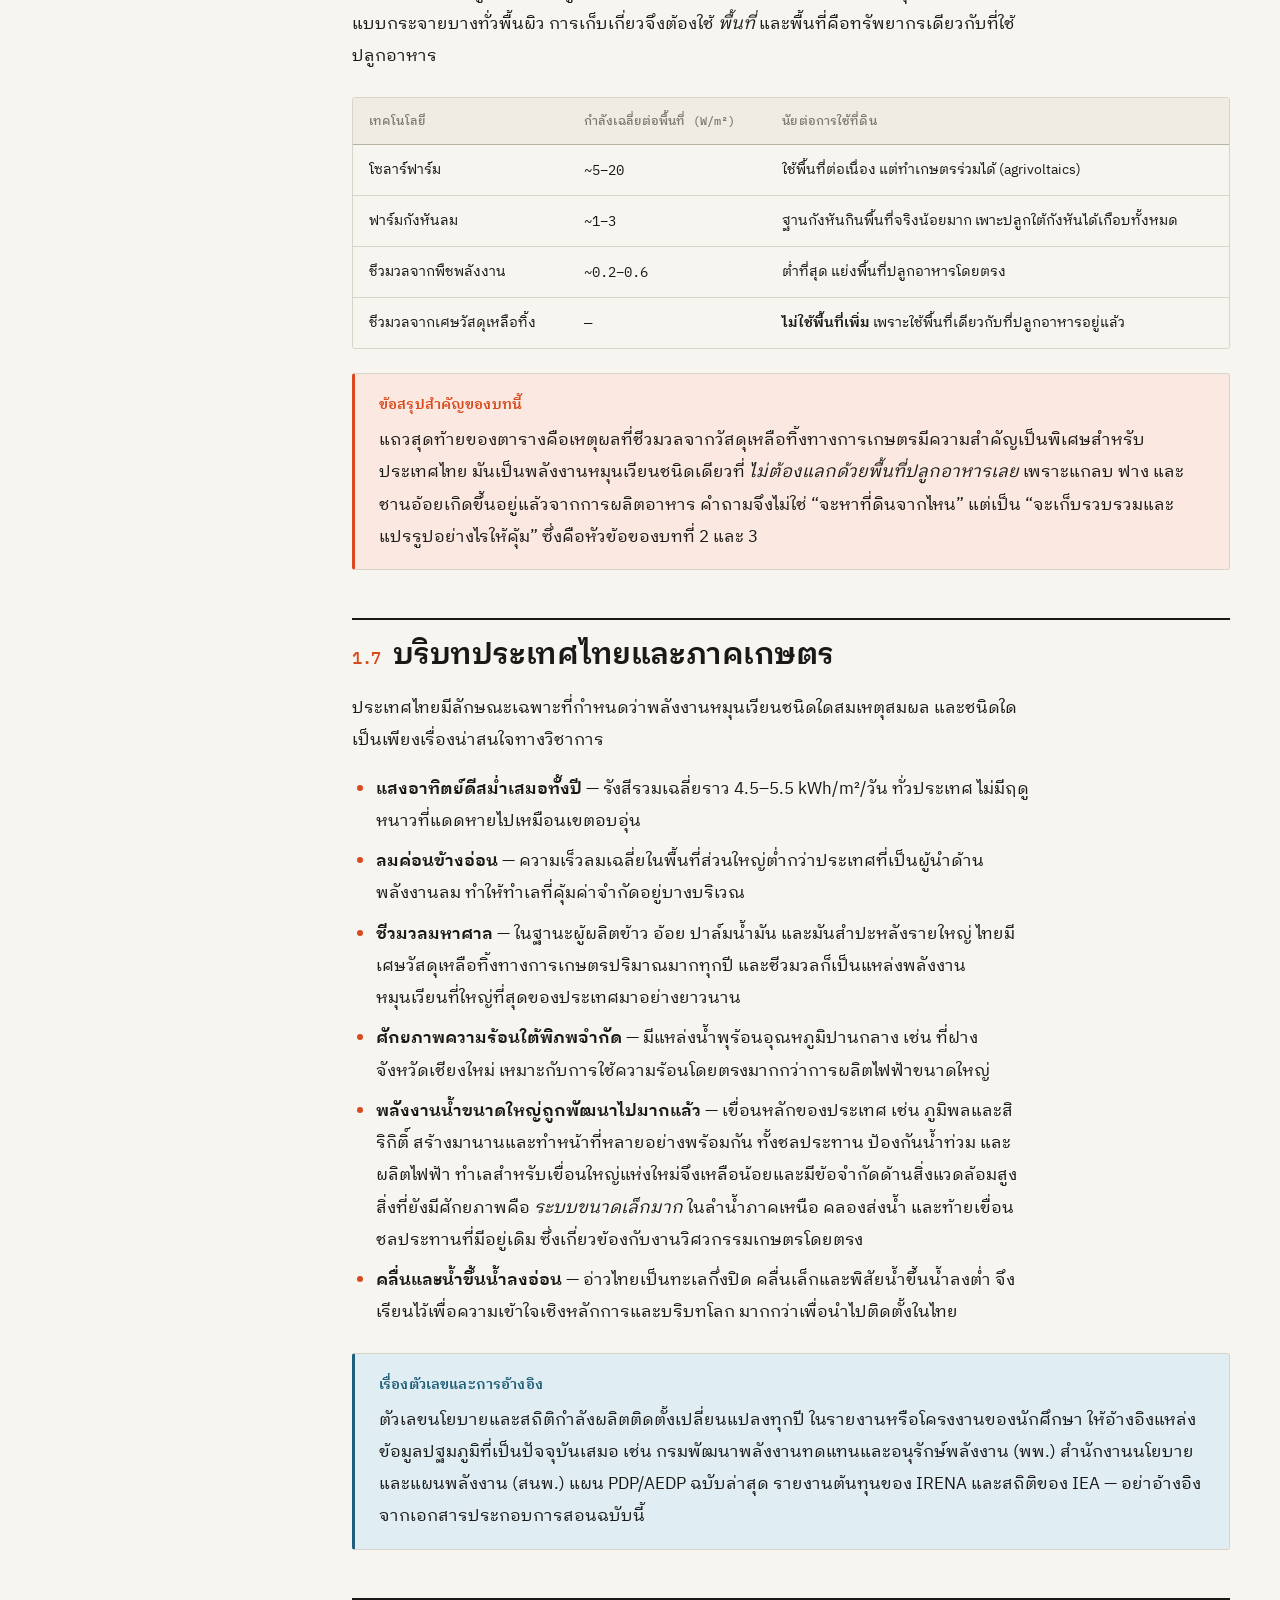
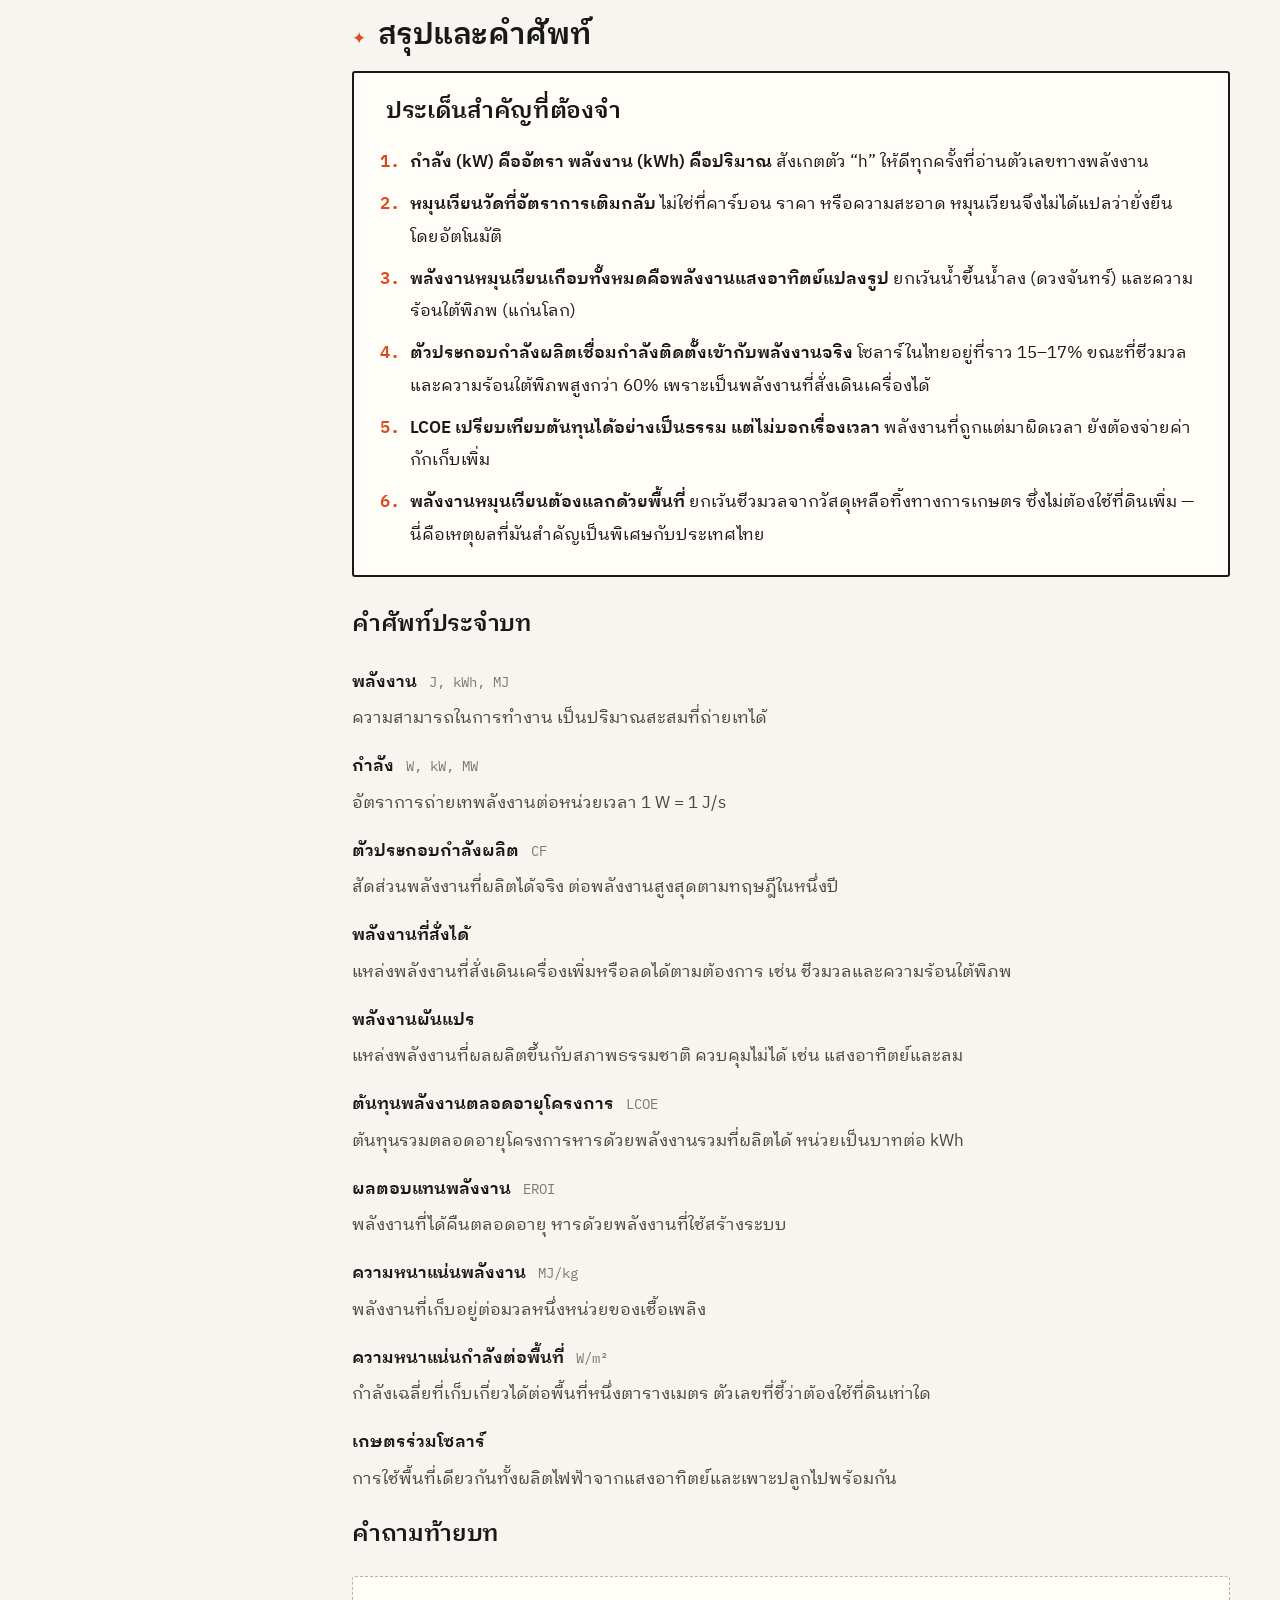
<file: chapters/01-introduction.html>
<!DOCTYPE html>
<html lang="th" data-lang="th" data-theme="light">
<head>
<meta charset="utf-8">
<meta name="viewport" content="width=device-width, initial-scale=1">
<title>บทที่ 1 · บทนำสู่พลังงานหมุนเวียน</title>
<meta name="description" content="พลังงานคืออะไร หน่วยที่ต้องรู้ ความแตกต่างระหว่างพลังงานหมุนเวียนกับเชื้อเพลิงฟอสซิล และตัวชี้วัดที่ใช้เปรียบเทียบเทคโนโลยีพลังงาน">
<link rel="preconnect" href="https://fonts.googleapis.com">
<link rel="preconnect" href="https://fonts.gstatic.com" crossorigin>
<link href="https://fonts.googleapis.com/css2?family=IBM+Plex+Mono:wght@400;500;600&family=IBM+Plex+Sans:wght@400;500;600;700&family=IBM+Plex+Sans+Thai+Looped:wght@400;500;600;700&display=swap" rel="stylesheet">
<link rel="stylesheet" href="../assets/vendor/katex/katex.min.css">
<link rel="stylesheet" href="../assets/css/base.css">
<link rel="stylesheet" href="../assets/css/components.css">
<link rel="stylesheet" href="../assets/css/anim.css">
<script src="../assets/js/boot.js"></script>
</head>
<body data-chapter="01">

<a class="skip" href="#main"><span class="th">ข้ามไปเนื้อหาหลัก</span><span class="en">Skip to main content</span></a>
<div class="progress" aria-hidden="true"></div>

<header class="topbar">
  <a class="topbar__brand" href="../index.html">
    <span class="mark">RE</span>
    <span class="name">
      <span class="th">พลังงานหมุนเวียน</span>
      <span class="en">Renewable Energy</span>
    </span>
  </a>
  <span class="topbar__spacer"></span>
  <span class="topbar__crumb">
    <span class="th">บทที่ 1 · บทนำสู่พลังงานหมุนเวียน</span>
    <span class="en">Chapter 1 · Introduction to Renewable Energy</span>
  </span>
  <button class="btn-toggle" data-lang-btn="th" aria-pressed="true">ไทย</button>
  <button class="btn-toggle" data-lang-btn="en" aria-pressed="false">EN</button>
  <button class="btn-toggle" data-theme-toggle aria-label="Switch theme"><span class="icon">☀</span></button>
</header>

<div class="wrap">
  <div class="layout">

    <!-- ============ sidebar ============ -->
    <aside class="sidebar">
      <h2><span class="th">ในบทนี้</span><span class="en">In this chapter</span></h2>
      <ol>
        <li><a href="#pretest"><span class="th">แบบทดสอบก่อนเรียน</span><span class="en">Pre-test</span></a></li>
        <li><a href="#s1"><span class="th">1.1 พลังงานและกำลัง</span><span class="en">1.1 Energy and power</span></a></li>
        <li><a href="#s2"><span class="th">1.2 อะไรคือ “หมุนเวียน”</span><span class="en">1.2 What makes energy renewable</span></a></li>
        <li><a href="#s3"><span class="th">1.3 ทำไมต้องสนใจ</span><span class="en">1.3 Why it matters</span></a></li>
        <li><a href="#s4"><span class="th">1.4 ภาพรวม 8 แหล่งพลังงาน</span><span class="en">1.4 The eight sources</span></a></li>
        <li><a href="#s5"><span class="th">1.5 ตัวชี้วัดที่ใช้เปรียบเทียบ</span><span class="en">1.5 Metrics for comparison</span></a></li>
        <li><a href="#s6"><span class="th">1.6 ความหนาแน่นพลังงานและที่ดิน</span><span class="en">1.6 Energy density and land</span></a></li>
        <li><a href="#s7"><span class="th">1.7 บริบทไทยและภาคเกษตร</span><span class="en">1.7 Thailand and agriculture</span></a></li>
        <li><a href="#summary"><span class="th">สรุปและคำศัพท์</span><span class="en">Summary and glossary</span></a></li>
        <li><a href="#references"><span class="th">เอกสารอ้างอิง</span><span class="en">References</span></a></li>
        <li><a href="#posttest"><span class="th">แบบทดสอบหลังเรียน</span><span class="en">Post-test</span></a></li>
      </ol>
    </aside>

    <!-- ============ main ============ -->
    <main id="main">

      <header class="chapter-head">
        <span class="chapter-head__num">
          <span class="th">บทที่ 1</span><span class="en">Chapter 1</span>
        </span>
        <h1>
          <span class="th">บทนำสู่พลังงานหมุนเวียน</span>
          <span class="en">Introduction to Renewable Energy</span>
        </h1>
        <p class="lead">
          <span class="th">ก่อนจะพูดถึงชีวมวล พลังงานน้ำ แสงอาทิตย์ หรือลมได้อย่างมีความหมาย เราต้องพูดภาษาเดียวกันก่อน — พลังงานวัดด้วยอะไร ต่างจากกำลังอย่างไร คำว่า “หมุนเวียน” หมายความว่าอะไรกันแน่ และเราจะเปรียบเทียบเทคโนโลยีที่ต่างกันโดยสิ้นเชิงได้ด้วยตัวเลขชุดไหน</span>
          <span class="en">Before biomass, solar or wind mean anything, we need a shared language: how energy is measured, how it differs from power, what “renewable” actually claims, and which numbers let us compare technologies that have nothing else in common.</span>
        </p>
        <div class="chapter-head__facts">
          <span class="chip"><span class="th">เวลาเรียน ~60 นาที</span><span class="en">~60 min</span></span>
          <span class="chip"><span class="th">7 หัวข้อ</span><span class="en">7 sections</span></span>
          <span class="chip"><span class="th">ตัวอย่างคำนวณ 3 ข้อ</span><span class="en">3 worked examples</span></span>
          <span class="chip chip--accent"><span class="th">Pre-test 5 ข้อ · Post-test 8 ข้อ</span><span class="en">Pre-test 5 · Post-test 8</span></span>
        </div>
      </header>

      <div class="objectives">
        <h2><span class="th">จุดประสงค์การเรียนรู้</span><span class="en">Learning objectives</span></h2>
        <ul>
          <li>
            <span class="th">แยกแยะ <strong>พลังงาน</strong> (kWh, MJ) ออกจาก <strong>กำลัง</strong> (kW) และแปลงหน่วยระหว่างกันได้</span>
            <span class="en">Distinguish <strong>energy</strong> (kWh, MJ) from <strong>power</strong> (kW) and convert between the common units.</span>
          </li>
          <li>
            <span class="th">อธิบายเกณฑ์ที่ทำให้แหล่งพลังงานหนึ่งถูกเรียกว่า “หมุนเวียน” และบอกได้ว่าเหตุใดหมุนเวียนจึงไม่เท่ากับยั่งยืนเสมอไป</span>
            <span class="en">State the criterion that makes a source “renewable”, and explain why renewable does not automatically mean sustainable.</span>
          </li>
          <li>
            <span class="th">สืบย้อนแหล่งพลังงานหมุนเวียนแต่ละชนิดกลับไปยังต้นกำเนิดพลังงานทั้งสามของโลก</span>
            <span class="en">Trace each renewable source back to one of the planet’s three primary energy origins.</span>
          </li>
          <li>
            <span class="th">คำนวณ <strong>ตัวประกอบกำลังผลิต (capacity factor)</strong> และใช้ค่านี้อธิบายความต่างระหว่างกำลังติดตั้งกับพลังงานที่ผลิตได้จริง</span>
            <span class="en">Compute a <strong>capacity factor</strong> and use it to explain the gap between installed capacity and delivered energy.</span>
          </li>
          <li>
            <span class="th">เปรียบเทียบเทคโนโลยีด้วย LCOE, EROI, ความหนาแน่นพลังงาน และความหนาแน่นกำลังต่อพื้นที่ พร้อมระบุนัยต่องานวิศวกรรมเกษตร</span>
            <span class="en">Compare technologies using LCOE, EROI, energy density and power density per unit land — and say what each implies for agricultural engineering.</span>
          </li>
        </ul>
      </div>

      <!-- ============ PRE-TEST ============ -->
      <section class="quiz quiz--pre" id="pretest" data-quiz="pre" data-pass="0.6">
        <script type="application/json" class="quiz-data">
{
  "questions": [
    {
      "q": {
        "th": "ข้อใดคือหน่วยของ “กำลัง” (power)",
        "en": "Which of these is a unit of power?"
      },
      "choices": [
        {
          "th": "กิโลวัตต์-ชั่วโมง (kWh)",
          "en": "Kilowatt-hour (kWh)"
        },
        {
          "th": "เมกะจูล (MJ)",
          "en": "Megajoule (MJ)"
        },
        {
          "th": "กิโลวัตต์ (kW)",
          "en": "Kilowatt (kW)"
        },
        {
          "th": "ตันเทียบเท่าน้ำมันดิบ (toe)",
          "en": "Tonne of oil equivalent (toe)"
        }
      ],
      "answer": 2,
      "why": {
        "th": "วัตต์คืออัตราการใช้พลังงานต่อวินาที (1 W = 1 J/s) จึงเป็นหน่วยของกำลัง ส่วน kWh, MJ และ toe ล้วนเป็นหน่วยของปริมาณพลังงาน",
        "en": "A watt is a rate of energy flow (1 W = 1 J/s), so it measures power. kWh, MJ and toe all measure a quantity of energy."
      }
    },
    {
      "q": {
        "th": "แผงโซลาร์เซลล์ขนาดติดตั้ง 100 kWp ในประเทศไทย ผลิตพลังงานได้จริงประมาณเท่าใดใน 1 ปี",
        "en": "A 100 kWp solar array in Thailand delivers roughly how much energy in one year?"
      },
      "choices": [
        {
          "th": "ประมาณ 140,000 kWh",
          "en": "About 140,000 kWh"
        },
        {
          "th": "ประมาณ 876,000 kWh (เท่ากับเดินเต็มกำลังตลอดปี)",
          "en": "About 876,000 kWh (full power all year)"
        },
        {
          "th": "ประมาณ 14,000 kWh",
          "en": "About 14,000 kWh"
        },
        {
          "th": "ประมาณ 438,000 kWh (ครึ่งหนึ่งของปี)",
          "en": "About 438,000 kWh (half the year)"
        }
      ],
      "answer": 0,
      "why": {
        "th": "โซลาร์เซลล์ในไทยมีตัวประกอบกำลังผลิตราว 15–17% ดังนั้น 100 kW × 8,760 ชม. × 0.16 ≈ 140,000 kWh ต่อปี",
        "en": "Solar PV in Thailand runs at a capacity factor of roughly 15–17%: 100 kW × 8,760 h × 0.16 ≈ 140,000 kWh per year."
      }
    },
    {
      "q": {
        "th": "แหล่งพลังงานหมุนเวียนใดที่ไม่ได้มีต้นกำเนิดมาจากดวงอาทิตย์",
        "en": "Which renewable source does NOT originate from the Sun?"
      },
      "choices": [
        {
          "th": "พลังงานลมนอกชายฝั่ง",
          "en": "Offshore wind energy"
        },
        {
          "th": "พลังงานชีวมวลจากฟางข้าว",
          "en": "Biomass from rice straw"
        },
        {
          "th": "พลังงานคลื่นทะเลลึก",
          "en": "Deep-water wave energy"
        },
        {
          "th": "พลังงานน้ำขึ้นน้ำลง",
          "en": "Tidal energy"
        }
      ],
      "answer": 3,
      "why": {
        "th": "น้ำขึ้นน้ำลงเกิดจากแรงโน้มถ่วงของดวงจันทร์ (และดวงอาทิตย์บางส่วน) ร่วมกับการหมุนของโลก ไม่ใช่จากรังสีดวงอาทิตย์ ส่วนลม ชีวมวล และคลื่น ล้วนสืบย้อนกลับไปที่พลังงานแสงอาทิตย์ทั้งสิ้น",
        "en": "Tides come from the Moon’s gravity (plus a smaller solar component) acting with the Earth’s rotation — not from solar radiation. Wind, biomass and waves all trace back to sunlight."
      }
    },
    {
      "q": {
        "th": "ข้อความใดถูกต้องเกี่ยวกับคำว่า “หมุนเวียน” (renewable)",
        "en": "Which statement about the word “renewable” is correct?"
      },
      "choices": [
        {
          "th": "ปล่อยคาร์บอนไดออกไซด์เป็นศูนย์ในทุกขั้นตอน ตั้งแต่ผลิตอุปกรณ์จนรื้อถอน",
          "en": "Emits zero carbon dioxide at every stage, from manufacture to decommissioning"
        },
        {
          "th": "ถูกเติมกลับในช่วงเวลาระดับชีวิตมนุษย์ แต่ไม่ได้แปลว่ายั่งยืนเสมอไป",
          "en": "Replenished on a human timescale, though that does not make it sustainable"
        },
        {
          "th": "ผลิตพลังงานได้ต่อเนื่อง 24 ชั่วโมงโดยไม่ขาดช่วง จึงไม่ต้องมีระบบสำรอง",
          "en": "Produces without interruption around the clock, so it needs no backup"
        },
        {
          "th": "มีต้นทุนต่อหน่วยพลังงานถูกที่สุดเสมอ ไม่ว่าจะเป็นเทคโนโลยีชนิดใด",
          "en": "Always the cheapest per unit of energy, whichever technology is used"
        }
      ],
      "answer": 1,
      "why": {
        "th": "เกณฑ์คืออัตราการเติมกลับตามธรรมชาติเทียบกับอัตราการใช้ ชีวมวลที่ตัดเร็วกว่าที่ปลูกทดแทนได้ก็ยังเรียกว่าหมุนเวียน แต่ไม่ยั่งยืน",
        "en": "The test is the natural replenishment rate versus the rate of use. Biomass harvested faster than it regrows is still “renewable” but not sustainable."
      }
    },
    {
      "q": {
        "th": "เหตุใดโรงไฟฟ้าชีวมวลจึงมีตัวประกอบกำลังผลิตสูงกว่าโซลาร์ฟาร์มมาก",
        "en": "Why does a biomass power plant have a much higher capacity factor than a solar farm?"
      },
      "choices": [
        {
          "th": "เพราะเชื้อเพลิงชีวมวลให้พลังงานต่อกิโลกรัมสูงกว่าน้ำมันดีเซล จึงเดินได้นานกว่า",
          "en": "Because biomass carries more energy per kilogram than diesel, so it runs longer"
        },
        {
          "th": "เพราะโรงไฟฟ้าชีวมวลแปลงพลังงานได้มีประสิทธิภาพสูงกว่าแผงเซลล์แสงอาทิตย์",
          "en": "Because a biomass plant converts energy more efficiently than a solar panel"
        },
        {
          "th": "เพราะเชื้อเพลิงเก็บไว้ได้ จึงสั่งเดินเครื่องเมื่อใดก็ได้ ไม่ต้องรอธรรมชาติ",
          "en": "Because the fuel is stored, so the plant can be dispatched instead of waiting"
        },
        {
          "th": "เพราะชีวมวลไม่ต้องใช้พื้นที่ผลิตเชื้อเพลิง จึงขยายกำลังผลิตได้ไม่จำกัด",
          "en": "Because biomass needs no land for fuel, so capacity can grow without limit"
        }
      ],
      "answer": 2,
      "why": {
        "th": "ชีวมวลเป็นพลังงานที่ “สั่งได้” (dispatchable) เพราะเชื้อเพลิงถูกกักเก็บไว้ในตัวมันเอง ขณะที่โซลาร์ต้องรอแดด จึงเดินได้เฉพาะช่วงกลางวัน",
        "en": "Biomass is dispatchable — the energy is stored in the fuel itself — whereas solar can only run when the sun is up."
      }
    }
  ]
}
        </script>
      </section>

      <!-- ============ 1.1 ============ -->
      <section class="section" id="s1">
        <h2><span class="num">1.1</span>
          <span><span class="th">พลังงานและกำลัง: สองคำที่มักสับสน</span>
          <span class="en">Energy and power: the two words everyone mixes up</span></span>
        </h2>

        <p>
          <span class="th"><strong>พลังงาน (energy)</strong> คือความสามารถในการทำงาน เป็นปริมาณสะสม มีหน่วยพื้นฐานเป็นจูล (J) ส่วน <strong>กำลัง (power)</strong> คืออัตราการถ่ายเทพลังงานต่อหน่วยเวลา มีหน่วยเป็นวัตต์ (W) โดยที่ 1 W = 1 J/s</span>
          <span class="en"><strong>Energy</strong> is the capacity to do work — a quantity that accumulates, measured in joules (J). <strong>Power</strong> is the rate at which energy is transferred, measured in watts (W), where 1 W = 1 J/s.</span>
        </p>

        <p>
          <span class="th">การเปรียบเทียบที่ตรงกับงานเกษตรที่สุดคือระบบชลประทาน: <em>กำลัง</em> คืออัตราการไหลของน้ำจากปั๊ม (ลิตรต่อวินาที) ส่วน <em>พลังงาน</em> คือปริมาตรน้ำทั้งหมดที่ไหลลงแปลงในหนึ่งวัน (ลิตร) ปั๊มตัวใหญ่ที่เดินเพียงห้านาทีอาจให้น้ำน้อยกว่าปั๊มตัวเล็กที่เดินทั้งวัน</span>
          <span class="en">The closest analogy in agriculture is irrigation: <em>power</em> is the flow rate from the pump (litres per second); <em>energy</em> is the total volume that reached the field in a day (litres). A large pump running five minutes delivers less water than a small pump running all day.</span>
        </p>

        <div class="formula">
          <div class="formula__row">
            <div class="formula__eq">\[ E = P \times t \]</div>
            <span class="formula__num">(1.1)</span>
          </div>
          <div class="formula__where">
            <span class="th">\(E\) = พลังงาน (kWh หรือ J) · \(P\) = กำลัง (kW หรือ W) · \(t\) = เวลา (ชั่วโมง หรือ วินาที)</span>
            <span class="en">\(E\) = energy (kWh or J) · \(P\) = power (kW or W) · \(t\) = time (hours or seconds)</span>
          </div>
        </div>

        <div class="demo" data-demo="power-energy" data-reveal>
          <div class="demo__head">
            <span class="demo__label">
              <span class="th">ลองเล่นดู</span><span class="en">Try it</span>
            </span>
            <span class="demo__title">
              <span class="th">ปั๊มกับถังเก็บน้ำ: กำลังคืออัตรา พลังงานคือสิ่งที่สะสม</span>
              <span class="en">The pump and the tank: power is a rate, energy is what accumulates</span>
            </span>
            <span class="demo__sub">
              <span class="th">เลื่อนแถบเพื่อเปลี่ยนขนาดปั๊ม แล้วกดเริ่ม สังเกตว่า “กำลัง” คงที่ตลอดเวลา แต่ “พลังงาน” ไต่ขึ้นเรื่อย ๆ (1 วินาทีจริง = 1 ชั่วโมงจำลอง)</span>
              <span class="en">Move the slider to resize the pump, then press start. Watch how “power” stays constant while “energy” keeps climbing. One real second = one simulated hour.</span>
            </span>
          </div>

          <div class="demo__stage">
            <svg viewBox="0 0 640 240" width="640" role="img" aria-labelledby="peA-title peA-desc">
              <title id="peA-title">Pump and tank analogy for power and energy</title>
              <desc id="peA-desc">A pump drives water through a pipe into a tank. The flow rate in the pipe represents power in kilowatts; the water collected in the tank represents energy in kilowatt-hours.</desc>

              <!-- pump -->
              <rect x="16" y="84" width="104" height="66" rx="3" class="dg-fill dg-accent-s" stroke-width="2"/>
              <circle class="pe-pump dg-accent" cx="68" cy="117" r="16"/>
              <path class="pe-pump" d="M68 105 L78 117 L68 129 Z" fill="var(--paper-2)"/>
              <text x="68" y="170" text-anchor="middle" class="dg-text th">ปั๊ม</text>
              <text x="68" y="170" text-anchor="middle" class="dg-text en">Pump</text>

              <!-- pipe -->
              <line x1="120" y1="117" x2="352" y2="117" class="dg-rule" stroke-width="18" stroke-linecap="round"/>
              <line x1="120" y1="117" x2="352" y2="117" class="pe-pipe-flow dg-accent-s" stroke-width="8"/>

              <text x="236" y="86" text-anchor="middle" class="dg-label th">อัตราการไหล = กำลัง (kW)</text>
              <text x="236" y="86" text-anchor="middle" class="dg-label en">FLOW RATE = POWER (kW)</text>

              <!-- tank -->
              <rect x="360" y="40" width="264" height="156" rx="3" class="dg-fill-2 dg-rule" stroke-width="2"/>
              <rect data-pe-fill x="362" y="194" width="260" height="0" class="pe-fill dg-accent" opacity="0.75"/>
              <rect x="360" y="40" width="264" height="156" rx="3" fill="none" class="dg-rule" stroke-width="2"/>

              <!-- tank gradations -->
              <g class="dg-rule" stroke-width="1" stroke-dasharray="3 5">
                <line x1="360" y1="79"  x2="624" y2="79"/>
                <line x1="360" y1="118" x2="624" y2="118"/>
                <line x1="360" y1="157" x2="624" y2="157"/>
              </g>
              <text x="492" y="222" text-anchor="middle" class="dg-label th">ปริมาตรที่สะสม = พลังงาน (kWh)</text>
              <text x="492" y="222" text-anchor="middle" class="dg-label en">VOLUME COLLECTED = ENERGY (kWh)</text>
            </svg>
          </div>

          <div class="readouts">
            <div class="readout">
              <span class="readout__label">
                <span class="th">กำลัง (อัตรา)</span><span class="en">Power (a rate)</span>
              </span>
              <span class="readout__value"><span data-pe-power>5.5</span><span class="readout__unit">kW</span></span>
            </div>
            <div class="readout">
              <span class="readout__label">
                <span class="th">เวลาที่เดินเครื่อง</span><span class="en">Time running</span>
              </span>
              <span class="readout__value"><span data-pe-time>0.0</span><span class="readout__unit">h</span></span>
            </div>
            <div class="readout readout--accent">
              <span class="readout__label">
                <span class="th">พลังงานสะสม = P × t</span><span class="en">Energy so far = P × t</span>
              </span>
              <span class="readout__value"><span data-pe-energy>0.0</span><span class="readout__unit">kWh</span></span>
            </div>
          </div>

          <div class="demo__controls">
            <label class="demo__field">
              <span class="th">ขนาดปั๊ม</span><span class="en">Pump size</span>
              <input type="range" min="1" max="10" step="0.5" value="5.5" data-pe-slider
                     aria-label="Pump power in kilowatts">
            </label>
            <button type="button" class="btn" data-pe-play>
              <span class="th" data-pe-play-th>เริ่มเดินปั๊ม</span>
              <span class="en" data-pe-play-en>Start the pump</span>
            </button>
            <button type="button" class="btn btn--ghost" data-pe-reset>
              <span class="th">รีเซ็ต</span><span class="en">Reset</span>
            </button>
          </div>

          <div class="demo__note">
            <p>
              <span class="th">ลองตั้งปั๊ม 2 kW เดินจนครบ 8 ชั่วโมง แล้วเทียบกับปั๊ม 8 kW ที่เดินเพียง 2 ชั่วโมง — ทั้งสองกรณีได้น้ำในถังเท่ากันคือ 16 kWh ทั้งที่ “กำลัง” ต่างกันสี่เท่า นี่คือเหตุผลที่การบอกแต่ขนาด kW ไม่เคยพอ</span>
              <span class="en">Set the pump to 2 kW and run the full 8 hours, then compare a 8 kW pump run for just 2 hours. Both put 16 kWh in the tank although their power differs fourfold — which is why a kW rating alone never tells you enough.</span>
            </p>
          </div>
        </div>

        <h3><span class="th">หน่วยที่ต้องคุ้นเคย</span><span class="en">Units you must be fluent in</span></h3>

        <div class="table-wrap">
          <table>
            <thead>
              <tr>
                <th><span class="th">หน่วย</span><span class="en">Unit</span></th>
                <th><span class="th">ปริมาณ</span><span class="en">Measures</span></th>
                <th><span class="th">ค่าเทียบเท่า</span><span class="en">Equivalent</span></th>
                <th><span class="th">ใช้เมื่อไร</span><span class="en">Where you meet it</span></th>
              </tr>
            </thead>
            <tbody>
              <tr>
                <td class="num">J</td>
                <td><span class="th">พลังงาน</span><span class="en">Energy</span></td>
                <td class="num">1 J = 1 N·m = 1 W·s</td>
                <td><span class="th">หน่วยฐาน SI ใช้ในสมการฟิสิกส์</span><span class="en">SI base unit, used in physics equations</span></td>
              </tr>
              <tr>
                <td class="num">kWh</td>
                <td><span class="th">พลังงาน</span><span class="en">Energy</span></td>
                <td class="num">1 kWh = 3.6 MJ</td>
                <td><span class="th">บิลค่าไฟ มิเตอร์ไฟฟ้า</span><span class="en">Electricity bills and meters</span></td>
              </tr>
              <tr>
                <td class="num">MJ</td>
                <td><span class="th">พลังงาน</span><span class="en">Energy</span></td>
                <td class="num">1 MJ = 0.2778 kWh</td>
                <td><span class="th">ค่าความร้อนของเชื้อเพลิง (MJ/kg)</span><span class="en">Fuel heating values (MJ/kg)</span></td>
              </tr>
              <tr>
                <td class="num">toe</td>
                <td><span class="th">พลังงาน</span><span class="en">Energy</span></td>
                <td class="num">1 toe ≈ 41.87 GJ ≈ 11,630 kWh</td>
                <td><span class="th">สถิติพลังงานระดับประเทศ</span><span class="en">National energy statistics</span></td>
              </tr>
              <tr>
                <td class="num">BTU</td>
                <td><span class="th">พลังงาน</span><span class="en">Energy</span></td>
                <td class="num">1 BTU ≈ 1.055 kJ</td>
                <td><span class="th">เครื่องปรับอากาศ อุปกรณ์ความร้อน</span><span class="en">Air conditioners and heating equipment</span></td>
              </tr>
              <tr>
                <td class="num">W, kW, MW</td>
                <td><span class="th">กำลัง</span><span class="en">Power</span></td>
                <td class="num">1 MW = 1,000 kW</td>
                <td><span class="th">ขนาดมอเตอร์ ปั๊ม โรงไฟฟ้า</span><span class="en">Motor, pump and plant ratings</span></td>
              </tr>
              <tr>
                <td class="num">kWp</td>
                <td><span class="th">กำลัง</span><span class="en">Power</span></td>
                <td class="num">kW<sub>peak</sub></td>
                <td><span class="th">กำลังของแผงโซลาร์ที่สภาวะทดสอบมาตรฐาน</span><span class="en">PV rating at standard test conditions</span></td>
              </tr>
              <tr>
                <td class="num">hp</td>
                <td><span class="th">กำลัง</span><span class="en">Power</span></td>
                <td class="num">1 hp ≈ 0.746 kW</td>
                <td><span class="th">เครื่องยนต์ แทรกเตอร์ ปั๊มน้ำ</span><span class="en">Engines, tractors, pumps</span></td>
              </tr>
            </tbody>
          </table>
        </div>

        <div class="callout callout--warn">
          <div class="callout__title">
            <span class="th">ข้อผิดพลาดที่พบบ่อย</span><span class="en">Common mistake</span>
          </div>
          <p>
            <span class="th">“โรงไฟฟ้าขนาด 50 MW” ไม่ได้บอกว่าผลิตไฟได้เท่าไร บอกเพียงว่า <em>เร็วที่สุด</em> ที่ผลิตได้คือเท่าไร ส่วน “ผลิตไฟได้ 50 MWh” จึงจะเป็นปริมาณพลังงาน สังเกตตัว “h” ให้ดี — มันเปลี่ยนความหมายทั้งประโยค</span>
            <span class="en">“A 50 MW plant” says nothing about how much electricity it produces — only how fast it <em>can</em> produce it. “50 MWh” is a quantity. Watch for that “h”: it changes the meaning of the whole sentence.</span>
          </p>
        </div>

        <div class="example">
          <div class="example__label">
            <span class="th">ตัวอย่างที่ 1.1 · ปั๊มน้ำเพื่อการเกษตร</span>
            <span class="en">Worked example 1.1 · An irrigation pump</span>
          </div>
          <p>
            <span class="th">ปั๊มน้ำไฟฟ้าขนาด 5.5 kW เดินวันละ 6 ชั่วโมง เป็นเวลา 120 วันต่อฤดูกาลเพาะปลูก จงหาพลังงานที่ใช้และค่าไฟฟ้า เมื่อค่าไฟเฉลี่ย 4.20 บาท/kWh</span>
            <span class="en">A 5.5 kW electric pump runs 6 hours a day for 120 days per growing season. Find the energy consumed and the electricity cost at an average tariff of 4.20 THB/kWh.</span>
          </p>
          <ol>
            <li>
              <span class="th">พลังงานต่อวัน: \(E = 5.5\ \mathrm{kW} \times 6\ \mathrm{h} = \mathbf{33\ kWh}\) ต่อวัน</span>
              <span class="en">Daily energy: \(E = 5.5\ \mathrm{kW} \times 6\ \mathrm{h} = \mathbf{33\ kWh}\)</span>
            </li>
            <li>
              <span class="th">พลังงานต่อฤดูกาล: \(33 \times 120 = \mathbf{3{,}960\ kWh}\)</span>
              <span class="en">Seasonal energy: \(33 \times 120 = \mathbf{3{,}960\ kWh}\)</span>
            </li>
            <li>
              <span class="th">คิดเป็นหน่วย SI: \(3{,}960 \times 3.6 = 14{,}256\ \mathrm{MJ} \approx \mathbf{14.3\ GJ}\)</span>
              <span class="en">In SI units: \(3{,}960 \times 3.6 = 14{,}256\ \mathrm{MJ} \approx \mathbf{14.3\ GJ}\)</span>
            </li>
            <li>
              <span class="th">ค่าไฟ: \(3{,}960 \times 4.20 = \mathbf{16{,}632}\) บาทต่อฤดูกาล</span>
              <span class="en">Cost: \(3{,}960 \times 4.20 = \mathbf{16{,}632}\) THB per season</span>
            </li>
          </ol>
          <p class="small muted">
            <span class="th">เก็บตัวเลข 3,960 kWh นี้ไว้ — ในบทที่ 7 เราจะคำนวณว่าต้องติดตั้งโซลาร์กี่กิโลวัตต์จึงจะทดแทนพลังงานก้อนนี้ได้</span>
            <span class="en">Hold on to that 3,960 kWh — in Chapter 7 we will size the solar array that replaces it.</span>
          </p>
        </div>
      </section>

      <!-- ============ 1.2 ============ -->
      <section class="section" id="s2">
        <h2><span class="num">1.2</span>
          <span><span class="th">อะไรทำให้แหล่งพลังงานหนึ่งเป็น “หมุนเวียน”</span>
          <span class="en">What makes an energy source “renewable”</span></span>
        </h2>

        <p>
          <span class="th">นิยามที่ใช้ได้จริงมีเพียงข้อเดียว: <strong>แหล่งพลังงานหมุนเวียนคือแหล่งที่ธรรมชาติเติมกลับได้เร็วเท่ากับหรือเร็วกว่าอัตราที่มนุษย์ใช้ ในช่วงเวลาระดับชีวิตมนุษย์</strong> ไม่ใช่เรื่องของคาร์บอน ไม่ใช่เรื่องของราคา และไม่ใช่เรื่องของความสะอาด — เป็นเรื่องของ <em>อัตราการเติมกลับ</em> เท่านั้น</span>
          <span class="en">There is only one working definition: <strong>a renewable source is one that nature replenishes at least as fast as we consume it, on a human timescale.</strong> Not a claim about carbon, not about price, not about cleanliness — purely about the <em>rate of replenishment</em>.</span>
        </p>

        <p>
          <span class="th">ถ่านหินและน้ำมันก็คือชีวมวลโบราณที่ถูกความร้อนและความดันแปรสภาพมาหลายร้อยล้านปี ในทางเทคนิคมันยัง “เกิดใหม่” อยู่ในขณะนี้ แต่ช้ากว่าที่เราเผามันหลายล้านเท่า จึงจัดเป็นพลังงานใช้แล้วหมด</span>
          <span class="en">Coal and oil are simply ancient biomass cooked for hundreds of millions of years. They are technically still forming today — millions of times slower than we burn them, which is why they count as non-renewable.</span>
        </p>

        <h3><span class="th">ต้นกำเนิดพลังงานทั้งสามของโลก</span><span class="en">The planet’s three energy origins</span></h3>

        <p>
          <span class="th">ทุกแหล่งพลังงานหมุนเวียนที่เราจะเรียนในวิชานี้สืบย้อนกลับไปได้เพียงสามต้นทาง การเห็นแผนภาพนี้ครั้งเดียวช่วยให้จำโครงสร้างทั้งวิชาได้</span>
          <span class="en">Every renewable source in this course traces back to just three origins. Seeing this once gives you the skeleton of the whole syllabus.</span>
        </p>

        <figure class="figure" data-reveal>
          <div class="figure__body">
            <svg viewBox="0 0 780 470" width="780" role="img" aria-labelledby="fig1-title">
              <title id="fig1-title">Origins of renewable energy sources</title>
              <defs>
                <marker id="arw" viewBox="0 0 10 10" refX="9" refY="5" markerWidth="7" markerHeight="7" orient="auto-start-reverse">
                  <path d="M 0 1 L 9 5 L 0 9" fill="none" class="dg-line" stroke-width="1.4"/>
                </marker>
              </defs>

              <!-- column headers -->
              <text x="8" y="20" class="dg-label th">ต้นกำเนิด</text>
              <text x="8" y="20" class="dg-label en">ORIGIN</text>
              <text x="210" y="20" class="dg-label th">กระบวนการ</text>
              <text x="210" y="20" class="dg-label en">PROCESS</text>
              <text x="500" y="20" class="dg-label th">เทคโนโลยี</text>
              <text x="500" y="20" class="dg-label en">TECHNOLOGY</text>
              <line x1="8" y1="30" x2="772" y2="30" class="dg-rule" stroke-width="1"/>

              <!-- origin boxes -->
              <rect x="8" y="54" width="136" height="248" rx="3" class="dg-fill dg-accent-s" stroke-width="2"/>
              <text x="76" y="172" text-anchor="middle" class="dg-text th" font-weight="600">ดวงอาทิตย์</text>
              <text x="76" y="172" text-anchor="middle" class="dg-text en" font-weight="600">THE SUN</text>
              <text x="76" y="194" text-anchor="middle" class="dg-label">~1,361 W/m²</text>

              <rect x="8" y="314" width="136" height="40" rx="3" class="dg-fill dg-rule" stroke-width="1.5"/>
              <text x="76" y="339" text-anchor="middle" class="dg-text th" font-weight="600">ดวงจันทร์ + โลก</text>
              <text x="76" y="339" text-anchor="middle" class="dg-text en" font-weight="600">MOON + EARTH</text>

              <rect x="8" y="394" width="136" height="40" rx="3" class="dg-fill dg-rule" stroke-width="1.5"/>
              <text x="76" y="419" text-anchor="middle" class="dg-text th" font-weight="600">แก่นโลก</text>
              <text x="76" y="419" text-anchor="middle" class="dg-text en" font-weight="600">EARTH’S CORE</text>

              <!-- process boxes -->
              <g class="dg-line">
                <rect x="210" y="54"  width="210" height="40" rx="3" class="dg-fill-2 dg-rule" stroke-width="1"/>
                <rect x="210" y="106" width="210" height="40" rx="3" class="dg-fill-2 dg-rule" stroke-width="1"/>
                <rect x="210" y="158" width="210" height="40" rx="3" class="dg-fill-2 dg-rule" stroke-width="1"/>
                <rect x="210" y="210" width="210" height="40" rx="3" class="dg-fill-2 dg-rule" stroke-width="1"/>
                <rect x="210" y="262" width="210" height="40" rx="3" class="dg-fill-2 dg-rule" stroke-width="1"/>
                <rect x="210" y="314" width="210" height="40" rx="3" class="dg-fill-2 dg-rule" stroke-width="1"/>
                <rect x="210" y="394" width="210" height="40" rx="3" class="dg-fill-2 dg-rule" stroke-width="1"/>
              </g>
              <text x="315" y="79"  text-anchor="middle" class="dg-text th">รังสีตกกระทบพื้นผิว</text>
              <text x="315" y="79"  text-anchor="middle" class="dg-text en">Radiation reaching the ground</text>
              <text x="315" y="131" text-anchor="middle" class="dg-text th">อากาศร้อนไม่เท่ากัน</text>
              <text x="315" y="131" text-anchor="middle" class="dg-text en">Uneven heating of the air</text>
              <text x="315" y="183" text-anchor="middle" class="dg-text th">ลมพัดผ่านผิวทะเล</text>
              <text x="315" y="183" text-anchor="middle" class="dg-text en">Wind blowing over the sea</text>
              <text x="315" y="235" text-anchor="middle" class="dg-text th">การสังเคราะห์ด้วยแสง</text>
              <text x="315" y="235" text-anchor="middle" class="dg-text en">Photosynthesis</text>
              <text x="315" y="287" text-anchor="middle" class="dg-text th">วัฏจักรน้ำ (ระเหย–ฝน)</text>
              <text x="315" y="287" text-anchor="middle" class="dg-text en">The water cycle</text>
              <text x="315" y="339" text-anchor="middle" class="dg-text th">แรงโน้มถ่วง + การหมุนของโลก</text>
              <text x="315" y="339" text-anchor="middle" class="dg-text en">Gravity + Earth’s rotation</text>
              <text x="315" y="419" text-anchor="middle" class="dg-text th">การสลายตัวของธาตุกัมมันตรังสี</text>
              <text x="315" y="419" text-anchor="middle" class="dg-text en">Radioactive decay in the mantle</text>

              <!-- technology boxes -->
              <g>
                <rect x="500" y="54"  width="272" height="40" rx="3" class="dg-fill dg-accent-s" stroke-width="1.5"/>
                <rect x="500" y="106" width="272" height="40" rx="3" class="dg-fill dg-accent-s" stroke-width="1.5"/>
                <rect x="500" y="158" width="272" height="40" rx="3" class="dg-fill dg-accent-s" stroke-width="1.5"/>
                <rect x="500" y="210" width="272" height="40" rx="3" class="dg-fill dg-accent-s" stroke-width="1.5"/>
                <rect x="500" y="262" width="272" height="40" rx="3" class="dg-fill dg-accent-s" stroke-width="1.5"/>
                <rect x="500" y="314" width="272" height="40" rx="3" class="dg-fill dg-accent-s" stroke-width="1.5"/>
                <rect x="500" y="394" width="272" height="40" rx="3" class="dg-fill dg-accent-s" stroke-width="1.5"/>
              </g>
              <text x="516" y="79"  class="dg-text th" font-weight="600">พลังงานแสงอาทิตย์</text>
              <text x="516" y="79"  class="dg-text en" font-weight="600">Solar</text>
              <text x="516" y="131" class="dg-text th" font-weight="600">พลังงานลม</text>
              <text x="516" y="131" class="dg-text en" font-weight="600">Wind</text>
              <text x="516" y="183" class="dg-text th" font-weight="600">พลังงานคลื่น</text>
              <text x="516" y="183" class="dg-text en" font-weight="600">Wave</text>
              <text x="516" y="235" class="dg-text th" font-weight="600">ชีวมวล</text>
              <text x="516" y="235" class="dg-text en" font-weight="600">Biomass</text>
              <text x="516" y="287" class="dg-text th" font-weight="600">พลังงานน้ำ</text>
              <text x="516" y="287" class="dg-text en" font-weight="600">Hydro</text>
              <text x="516" y="339" class="dg-text th" font-weight="600">พลังงานน้ำขึ้นน้ำลง</text>
              <text x="516" y="339" class="dg-text en" font-weight="600">Tidal</text>
              <text x="516" y="419" class="dg-text th" font-weight="600">ความร้อนใต้พิภพ</text>
              <text x="516" y="419" class="dg-text en" font-weight="600">Geothermal</text>

              <text x="756" y="79"  text-anchor="end" class="dg-label th">บทที่ 8</text>
              <text x="756" y="79"  text-anchor="end" class="dg-label en">CH 8</text>
              <text x="756" y="131" text-anchor="end" class="dg-label th">บทที่ 9</text>
              <text x="756" y="131" text-anchor="end" class="dg-label en">CH 9</text>
              <text x="756" y="183" text-anchor="end" class="dg-label th">บทที่ 6</text>
              <text x="756" y="183" text-anchor="end" class="dg-label en">CH 6</text>
              <text x="756" y="235" text-anchor="end" class="dg-label th">บทที่ 2–3</text>
              <text x="756" y="235" text-anchor="end" class="dg-label en">CH 2–3</text>
              <text x="756" y="287" text-anchor="end" class="dg-label th">บทที่ 4</text>
              <text x="756" y="287" text-anchor="end" class="dg-label en">CH 4</text>
              <text x="756" y="339" text-anchor="end" class="dg-label th">บทที่ 7</text>
              <text x="756" y="339" text-anchor="end" class="dg-label en">CH 7</text>
              <text x="756" y="419" text-anchor="end" class="dg-label th">บทที่ 5</text>
              <text x="756" y="419" text-anchor="end" class="dg-label en">CH 5</text>

              <!-- connectors: the dashes drift left to right, showing which way energy travels -->
              <g class="dg-line dg-flow" stroke-width="1.4" fill="none" marker-end="url(#arw)">
                <line x1="144" y1="74"  x2="204" y2="74"/>
                <line x1="144" y1="126" x2="204" y2="126"/>
                <line x1="144" y1="178" x2="204" y2="178"/>
                <line x1="144" y1="230" x2="204" y2="230"/>
                <line x1="144" y1="282" x2="204" y2="282"/>
                <line x1="144" y1="334" x2="204" y2="334"/>
                <line x1="144" y1="414" x2="204" y2="414"/>
                <line x1="420" y1="74"  x2="494" y2="74"/>
                <line x1="420" y1="126" x2="494" y2="126"/>
                <line x1="420" y1="178" x2="494" y2="178"/>
                <line x1="420" y1="230" x2="494" y2="230"/>
                <line x1="420" y1="282" x2="494" y2="282"/>
                <line x1="420" y1="334" x2="494" y2="334"/>
                <line x1="420" y1="414" x2="494" y2="414"/>
              </g>
            </svg>
          </div>
          <figcaption>
            <span class="label">
              <span class="th">รูปที่ 1.1</span><span class="en">Figure 1.1</span>
            </span>
            <span class="th">พลังงานหมุนเวียนเกือบทั้งหมดคือพลังงานแสงอาทิตย์ที่ถูกแปลงรูปมาแล้วหนึ่งทอดหรือมากกว่า มีเพียงน้ำขึ้นน้ำลง (แรงโน้มถ่วงของดวงจันทร์) และความร้อนใต้พิภพ (ความร้อนในโลก) เท่านั้นที่มีต้นกำเนิดอื่น สังเกตว่าพลังงานน้ำก็เป็นพลังงานแสงอาทิตย์เช่นกัน เพราะดวงอาทิตย์เป็นตัวยกน้ำขึ้นไปบนที่สูงผ่านการระเหย</span>
            <span class="en">Nearly all renewable energy is sunlight that has been converted once or more. Only tidal (lunar gravity) and geothermal (the Earth’s own heat) have a different origin. Note that hydro is solar too: it is the Sun that lifts the water to altitude in the first place, through evaporation.</span>
          </figcaption>
        </figure>

        <div class="callout callout--note">
          <div class="callout__title">
            <span class="th">หมุนเวียน ≠ ยั่งยืน ≠ ปลอดคาร์บอน</span>
            <span class="en">Renewable ≠ sustainable ≠ carbon-free</span>
          </div>
          <ul>
            <li>
              <span class="th"><strong>ป่าที่ถูกตัดเร็วกว่าที่ปลูกทดแทน</strong> ยังนับเป็นชีวมวลหมุนเวียน แต่ไม่ยั่งยืน และปล่อยคาร์บอนสุทธิเป็นบวก</span>
              <span class="en"><strong>A forest cut faster than it regrows</strong> is still renewable biomass — but not sustainable, and its net carbon is positive.</span>
            </li>
            <li>
              <span class="th"><strong>นิวเคลียร์ฟิชชัน</strong> ปล่อยคาร์บอนต่ำมาก แต่ยูเรเนียมเป็นแร่ที่ใช้แล้วหมด จึงไม่ใช่พลังงานหมุนเวียน</span>
              <span class="en"><strong>Nuclear fission</strong> is very low-carbon, but uranium is a finite ore — so it is not renewable.</span>
            </li>
            <li>
              <span class="th"><strong>แผงโซลาร์เซลล์</strong> ผลิตไฟฟ้าโดยไม่ปล่อยคาร์บอน แต่การผลิตแผงใช้พลังงานและปล่อยคาร์บอน จึงต้องดูตลอดวัฏจักรชีวิต</span>
              <span class="en"><strong>A solar panel</strong> emits nothing while generating, but manufacturing it does — which is why we judge over the full life cycle.</span>
            </li>
          </ul>
        </div>
      </section>

      <!-- ============ 1.3 ============ -->
      <section class="section" id="s3">
        <h2><span class="num">1.3</span>
          <span><span class="th">ทำไมวิศวกรเกษตรต้องสนใจเรื่องนี้</span>
          <span class="en">Why this matters to an agricultural engineer</span></span>
        </h2>

        <p>
          <span class="th">ภาคเกษตรไม่ได้เป็นเพียงผู้ใช้พลังงาน แต่เป็นทั้ง <strong>ผู้ใช้ ผู้ผลิต และเจ้าของพื้นที่</strong> พร้อมกัน ซึ่งเป็นสถานะที่อุตสาหกรรมอื่นแทบไม่มี</span>
          <span class="en">Agriculture is not merely an energy consumer. It is simultaneously a <strong>consumer, a producer, and a landowner</strong> — a position almost no other sector holds.</span>
        </p>

        <div class="table-wrap">
          <table>
            <thead>
              <tr>
                <th><span class="th">แรงผลักดัน</span><span class="en">Driver</span></th>
                <th><span class="th">สาระสำคัญ</span><span class="en">What it means</span></th>
                <th><span class="th">ผลต่อภาคเกษตร</span><span class="en">Consequence for farming</span></th>
              </tr>
            </thead>
            <tbody>
              <tr>
                <td><span class="th">สภาพภูมิอากาศ</span><span class="en">Climate</span></td>
                <td><span class="th">การเผาเชื้อเพลิงฟอสซิลปล่อย CO₂ ไทยตั้งเป้าความเป็นกลางทางคาร์บอนปี ค.ศ. 2050 และปล่อยสุทธิเป็นศูนย์ปี ค.ศ. 2065</span><span class="en">Burning fossil fuels releases CO₂. Thailand targets carbon neutrality by 2050 and net-zero emissions by 2065.</span></td>
                <td><span class="th">เกษตรเป็นทั้งผู้ปล่อย (มีเทนจากนาข้าว การเผาตอซัง) และผู้รับผลกระทบ (ภัยแล้ง น้ำท่วม)</span><span class="en">Farming both emits (paddy methane, residue burning) and suffers (drought, flooding).</span></td>
              </tr>
              <tr>
                <td><span class="th">ความมั่นคงทางพลังงาน</span><span class="en">Energy security</span></td>
                <td><span class="th">ไทยนำเข้าน้ำมันดิบเป็นสัดส่วนสูงมาก ราคาจึงผันผวนตามตลาดโลก</span><span class="en">Thailand imports the large majority of its crude oil, so prices track world markets.</span></td>
                <td><span class="th">ต้นทุนดีเซลสำหรับแทรกเตอร์และเครื่องสูบน้ำกระทบกำไรต่อไร่โดยตรง</span><span class="en">Diesel for tractors and pumps hits margin per rai directly.</span></td>
              </tr>
              <tr>
                <td><span class="th">ต้นทุนที่ลดลง</span><span class="en">Falling cost</span></td>
                <td><span class="th">ต้นทุนไฟฟ้าจากโซลาร์ระดับโรงไฟฟ้าลดลงราว 85–90% ในช่วงปี ค.ศ. 2010–2023</span><span class="en">Utility-scale solar electricity costs fell roughly 85–90% between 2010 and 2023.</span></td>
                <td><span class="th">ระบบสูบน้ำพลังงานแสงอาทิตย์คุ้มทุนในหลายพื้นที่โดยไม่ต้องพึ่งเงินอุดหนุน</span><span class="en">Solar pumping now pays back on its own in many locations, without subsidy.</span></td>
              </tr>
              <tr>
                <td><span class="th">พื้นที่ห่างไกลสายส่ง</span><span class="en">Off-grid land</span></td>
                <td><span class="th">การลากสายส่งไปแปลงเกษตรห่างไกลมีต้นทุนสูงมากต่อกิโลเมตร</span><span class="en">Extending a grid line to a remote plot costs a great deal per kilometre.</span></td>
                <td><span class="th">ระบบผลิตไฟ ณ จุดใช้งานมักถูกกว่าการต่อสายส่ง</span><span class="en">Generating at the point of use is often cheaper than connecting.</span></td>
              </tr>
              <tr>
                <td><span class="th">วัสดุเหลือทิ้ง</span><span class="en">Residues</span></td>
                <td><span class="th">แกลบ ฟาง ชานอ้อย ทะลายปาล์ม ซังข้าวโพด คือเชื้อเพลิงที่มีอยู่แล้วในระบบ</span><span class="en">Husk, straw, bagasse, palm bunches and corn cobs are fuel already inside the system.</span></td>
                <td><span class="th">เปลี่ยนของเสียที่ต้องจ่ายเงินกำจัดให้กลายเป็นพลังงานและรายได้</span><span class="en">Turns a disposal cost into energy and income.</span></td>
              </tr>
            </tbody>
          </table>
        </div>

        <div class="callout callout--key">
          <div class="callout__title">
            <span class="th">มุมที่ต่างจากวิศวกรรมสาขาอื่น</span>
            <span class="en">The angle that is unique to this field</span>
          </div>
          <p>
            <span class="th">วิศวกรไฟฟ้ามองพลังงานหมุนเวียนเป็นเรื่องของกริด วิศวกรเครื่องกลมองเป็นเรื่องของกังหันและวัฏจักรความร้อน แต่วิศวกรเกษตรต้องมองทั้งสองด้าน <em>บวกกับ</em> คำถามที่คนอื่นไม่ต้องตอบ: พลังงานนี้แย่งพื้นที่ปลูกอาหารหรือไม่ แย่งน้ำหรือไม่ และวัสดุเหลือทิ้งที่เอาไปเผา ควรกลับคืนดินเป็นอินทรียวัตถุมากน้อยเพียงใด</span>
            <span class="en">Electrical engineers see renewables as a grid problem; mechanical engineers see turbines and thermal cycles. Agricultural engineers must see both, <em>plus</em> a question nobody else has to answer: does this energy compete with food for land, does it compete for water, and how much of the residue we are about to burn should have gone back into the soil as organic matter?</span>
          </p>
        </div>
      </section>

      <!-- ============ 1.4 ============ -->
      <section class="section" id="s4">
        <h2><span class="num">1.4</span>
          <span><span class="th">ภาพรวมแปดแหล่งพลังงานในวิชานี้</span>
          <span class="en">The eight sources covered in this course</span></span>
        </h2>

        <p>
          <span class="th">ตารางนี้คือแผนที่ของทั้งวิชา ยังไม่ต้องจำรายละเอียด แต่ให้สังเกตคอลัมน์ “สั่งได้หรือไม่” ให้ดี เพราะนั่นคือเส้นแบ่งสำคัญที่สุดในการออกแบบระบบพลังงาน</span>
          <span class="en">This table is the map of the whole course. Do not memorise the details yet, but look hard at the “dispatchable?” column — it is the single most important dividing line in energy system design.</span>
        </p>

        <div class="table-wrap">
          <table>
            <thead>
              <tr>
                <th><span class="th">แหล่ง</span><span class="en">Source</span></th>
                <th><span class="th">ต้นกำเนิด</span><span class="en">Origin</span></th>
                <th><span class="th">ผลผลิตหลัก</span><span class="en">Main output</span></th>
                <th><span class="th">สั่งได้หรือไม่</span><span class="en">Dispatchable?</span></th>
                <th><span class="th">บท</span><span class="en">Ch.</span></th>
              </tr>
            </thead>
            <tbody>
              <tr>
                <td><span class="th">ชีวมวล</span><span class="en">Biomass</span></td>
                <td><span class="th">แสงอาทิตย์ (สังเคราะห์แสง)</span><span class="en">Sun (photosynthesis)</span></td>
                <td><span class="th">ความร้อน ไฟฟ้า เชื้อเพลิง</span><span class="en">Heat, electricity, fuel</span></td>
                <td><span class="th"><strong>สั่งได้</strong> — เก็บเชื้อเพลิงไว้ได้</span><span class="en"><strong>Yes</strong> — the fuel stores</span></td>
                <td class="num">2</td>
              </tr>
              <tr>
                <td><span class="th">การแปรรูปด้วยความร้อน</span><span class="en">Thermal conversion</span></td>
                <td><span class="th">ชีวมวล</span><span class="en">Biomass</span></td>
                <td><span class="th">แก๊สเชื้อเพลิง น้ำมันชีวภาพ ถ่านชีวภาพ</span><span class="en">Syngas, bio-oil, biochar</span></td>
                <td><span class="th"><strong>สั่งได้</strong></span><span class="en"><strong>Yes</strong></span></td>
                <td class="num">3</td>
              </tr>
              <tr>
                <td><span class="th">ความร้อนใต้พิภพ</span><span class="en">Geothermal</span></td>
                <td><span class="th">ความร้อนในโลก</span><span class="en">Earth’s heat</span></td>
                <td><span class="th">ความร้อน ไฟฟ้า</span><span class="en">Heat, electricity</span></td>
                <td><span class="th"><strong>สั่งได้</strong> — เดินได้ต่อเนื่อง</span><span class="en"><strong>Yes</strong> — runs continuously</span></td>
                <td class="num">4</td>
              </tr>
              <tr>
                <td><span class="th">พลังงานน้ำ</span><span class="en">Hydro</span></td>
                <td><span class="th">แสงอาทิตย์ (วัฏจักรน้ำ)</span><span class="en">Sun (the water cycle)</span></td>
                <td><span class="th">ไฟฟ้า งานกล</span><span class="en">Electricity, mechanical work</span></td>
                <td><span class="th"><strong>สั่งได้</strong> ถ้ามีอ่างเก็บน้ำ · แบบน้ำไหลผ่านสั่งไม่ได้</span><span class="en"><strong>Yes</strong> with a reservoir · run-of-river is not</span></td>
                <td class="num">5</td>
              </tr>
              <tr>
                <td><span class="th">คลื่น</span><span class="en">Wave</span></td>
                <td><span class="th">แสงอาทิตย์ → ลม → คลื่น</span><span class="en">Sun → wind → waves</span></td>
                <td><span class="th">ไฟฟ้า</span><span class="en">Electricity</span></td>
                <td><span class="th">ไม่ได้ แต่พยากรณ์ล่วงหน้าได้ดี</span><span class="en">No, but forecasts well</span></td>
                <td class="num">6</td>
              </tr>
              <tr>
                <td><span class="th">น้ำขึ้นน้ำลง</span><span class="en">Tidal</span></td>
                <td><span class="th">แรงโน้มถ่วงดวงจันทร์</span><span class="en">Lunar gravity</span></td>
                <td><span class="th">ไฟฟ้า</span><span class="en">Electricity</span></td>
                <td><span class="th">ไม่ได้ แต่ <em>ทำนายได้แม่นยำที่สุด</em></span><span class="en">No, but <em>perfectly predictable</em></span></td>
                <td class="num">7</td>
              </tr>
              <tr>
                <td><span class="th">แสงอาทิตย์</span><span class="en">Solar</span></td>
                <td><span class="th">รังสีดวงอาทิตย์</span><span class="en">Solar radiation</span></td>
                <td><span class="th">ไฟฟ้า ความร้อน</span><span class="en">Electricity, heat</span></td>
                <td><span class="th">ไม่ได้ — ต้องมีระบบกักเก็บ</span><span class="en">No — needs storage</span></td>
                <td class="num">8</td>
              </tr>
              <tr>
                <td><span class="th">ลม</span><span class="en">Wind</span></td>
                <td><span class="th">แสงอาทิตย์ (ความร้อนไม่สม่ำเสมอ)</span><span class="en">Sun (uneven heating)</span></td>
                <td><span class="th">ไฟฟ้า งานกล</span><span class="en">Electricity, mechanical work</span></td>
                <td><span class="th">ไม่ได้ — ผันผวนสูง</span><span class="en">No — highly variable</span></td>
                <td class="num">9</td>
              </tr>
            </tbody>
          </table>
        </div>

        <p>
          <span class="th">สังเกตว่าสี่แหล่งแรก (ชีวมวล การแปรรูปด้วยความร้อน ความร้อนใต้พิภพ และพลังงานน้ำแบบมีอ่างเก็บน้ำ) ล้วนเป็นพลังงานที่ <strong>สั่งเดินเครื่องได้</strong> และถูกจัดไว้เป็นบทต้น ๆ ของวิชานี้โดยตั้งใจ — เพราะเป็นกลุ่มที่เกี่ยวข้องกับภาคเกษตรไทยมากที่สุดและใช้งานได้จริงในระดับฟาร์ม</span>
          <span class="en">Notice that the first four — biomass, thermal conversion, geothermal and reservoir hydro — are all <strong>dispatchable</strong>, and that they come early in the course on purpose: they are the group most connected to Thai agriculture and the most deployable at farm scale.</span>
        </p>

        <div class="callout callout--note">
          <div class="callout__title">
            <span class="th">พลังงานน้ำหนึ่งชื่อ แต่สองพฤติกรรม</span>
            <span class="en">One name, two behaviours</span>
          </div>
          <p>
            <span class="th">พลังงานน้ำเป็นแหล่งเดียวในตารางที่อยู่ได้ทั้งสองฝั่งของเส้นแบ่ง <strong>แบบมีอ่างเก็บน้ำ (reservoir)</strong> กักพลังงานศักย์ไว้ได้ จึงเปิด-ปิดตามความต้องการได้ และเป็นระบบกักเก็บพลังงานที่ใหญ่ที่สุดในโลกในปัจจุบัน ส่วน <strong>แบบน้ำไหลผ่าน (run-of-river)</strong> ผลิตตามอัตราการไหลของแม่น้ำในขณะนั้น จึงผันแปรตามฤดูกาลเช่นเดียวกับลมและแสงแดด สำหรับงานเกษตร ระบบขนาดเล็กมาก (micro-hydro / pico-hydro) ในลำน้ำหรือคลองส่งน้ำมักเป็นแบบหลัง</span>
            <span class="en">Hydro is the only source in the table that sits on both sides of the line. A <strong>reservoir</strong> plant stores potential energy and can be switched on and off on demand — it is still the largest form of energy storage in the world. A <strong>run-of-river</strong> plant takes whatever the river is carrying at that moment, so it varies seasonally like wind or sunlight. At farm scale, micro- and pico-hydro on a stream or an irrigation canal are usually the latter.</span>
          </p>
        </div>
      </section>

      <!-- ============ 1.5 ============ -->
      <section class="section" id="s5">
        <h2><span class="num">1.5</span>
          <span><span class="th">ตัวชี้วัดสี่ตัวที่ใช้เปรียบเทียบทุกเทคโนโลยี</span>
          <span class="en">Four metrics that compare any two technologies</span></span>
        </h2>

        <p>
          <span class="th">กังหันลมกับเตาเผาชีวมวลไม่มีอะไรเหมือนกันเลยในเชิงกลไก แต่เราเปรียบเทียบมันได้ด้วยตัวเลขสี่ตัวนี้ ซึ่งจะปรากฏซ้ำในทุกบทที่เหลือ</span>
          <span class="en">A wind turbine and a biomass boiler share no mechanism at all, yet these four numbers let us compare them — and they recur in every remaining chapter.</span>
        </p>

        <h3><span class="th">ก. ตัวประกอบกำลังผลิต (Capacity factor)</span><span class="en">A. Capacity factor</span></h3>

        <p>
          <span class="th">อัตราส่วนระหว่างพลังงานที่ผลิตได้จริงในหนึ่งปี กับพลังงานที่ <em>จะ</em> ผลิตได้ถ้าเดินเต็มกำลังตลอด 8,760 ชั่วโมง เป็นตัวเลขที่ตอบคำถามว่า “ติดตั้งไป 1 MW แล้วได้ไฟจริงเท่าไร”</span>
          <span class="en">The ratio of the energy actually delivered in a year to the energy that <em>would</em> be delivered at full rated power for all 8,760 hours. It answers the question: “I installed 1 MW — how much electricity did I actually get?”</span>
        </p>

        <div class="formula">
          <div class="formula__row">
            <div class="formula__eq">\[ \mathrm{CF} = \frac{E_{\mathrm{actual}}}{P_{\mathrm{rated}} \times 8760\ \mathrm{h}} \times 100\% \]</div>
            <span class="formula__num">(1.2)</span>
          </div>
          <div class="formula__where">
            <span class="th">\(E_{\mathrm{actual}}\) = พลังงานที่ผลิตได้จริงทั้งปี (kWh) · \(P_{\mathrm{rated}}\) = กำลังติดตั้ง (kW) · \(8760\) = จำนวนชั่วโมงใน 1 ปี</span>
            <span class="en">\(E_{\mathrm{actual}}\) = annual energy delivered (kWh) · \(P_{\mathrm{rated}}\) = installed capacity (kW) · \(8760\) = hours in a year</span>
          </div>
        </div>

        <div class="example">
          <div class="example__label">
            <span class="th">ตัวอย่างที่ 1.2 · โซลาร์รูฟท็อปโรงเรือน</span>
            <span class="en">Worked example 1.2 · A greenhouse rooftop array</span>
          </div>
          <p>
            <span class="th">โซลาร์รูฟท็อปขนาด 100 kWp บนหลังคาโรงเรือน ผลิตไฟได้ 141,000 kWh ในปีแรก จงหาตัวประกอบกำลังผลิต</span>
            <span class="en">A 100 kWp rooftop array on a greenhouse delivers 141,000 kWh in its first year. Find the capacity factor.</span>
          </p>
          <ol>
            <li>
              <span class="th">พลังงานสูงสุดตามทฤษฎี: \(100\ \mathrm{kW} \times 8760\ \mathrm{h} = 876{,}000\ \mathrm{kWh}\)</span>
              <span class="en">Theoretical maximum: \(100\ \mathrm{kW} \times 8760\ \mathrm{h} = 876{,}000\ \mathrm{kWh}\)</span>
            </li>
            <li>
              <span class="th">\(\mathrm{CF} = \dfrac{141{,}000}{876{,}000} = 0.161 = \mathbf{16.1\%}\)</span>
              <span class="en">\(\mathrm{CF} = \dfrac{141{,}000}{876{,}000} = 0.161 = \mathbf{16.1\%}\)</span>
            </li>
            <li>
              <span class="th">ตีความ: แผงนี้เสมือนเดินเต็มกำลังเพียง 1,410 ชั่วโมงต่อปี หรือราว 3.9 ชั่วโมงต่อวัน ซึ่งตรงกับค่า “ชั่วโมงแดดเต็มที่” ของประเทศไทย</span>
              <span class="en">Interpretation: the array behaved as if running at full power for 1,410 hours a year — about 3.9 h/day, which matches Thailand’s typical peak-sun-hours.</span>
            </li>
          </ol>
          <p class="small muted">
            <span class="th">ค่า CF ต่ำไม่ได้แปลว่าเทคโนโลยีแย่ มันเป็นคุณสมบัติของ <em>แหล่งพลังงาน</em> ไม่ใช่ของอุปกรณ์ — ดวงอาทิตย์ตกทุกคืนไม่ว่าแผงจะดีแค่ไหน</span>
            <span class="en">A low CF does not mean a bad technology. It is a property of the <em>resource</em>, not the hardware — the sun sets every night no matter how good the panel is.</span>
          </p>
        </div>

        <div class="demo" data-demo="capacity-factor" data-reveal>
          <div class="demo__head">
            <span class="demo__label">
              <span class="th">ลองเล่นดู</span><span class="en">Try it</span>
            </span>
            <span class="demo__title">
              <span class="th">ตัวประกอบกำลังผลิตแปลง kW ให้เป็น kWh อย่างไร</span>
              <span class="en">How capacity factor turns kW into kWh</span>
            </span>
            <span class="demo__sub">
              <span class="th">โรงไฟฟ้าขนาด 1 MW เท่ากันทุกประการ เปลี่ยนเฉพาะตัวประกอบกำลังผลิต แล้วดูว่าพลังงานต่อปีต่างกันแค่ไหน — กดปุ่มด้านล่างเพื่อกระโดดไปยังค่าจริงของแต่ละเทคโนโลยี</span>
              <span class="en">The same 1 MW plant every time; only the capacity factor changes. Watch how much the annual energy moves — press a button below to jump to a real technology.</span>
            </span>
          </div>

          <div class="demo__stage" style="min-width:0">
            <div class="cf-row">
              <div class="cf-caption">
                <span class="muted">
                  <span class="th">ถ้าเดินเต็มกำลังตลอดปี (8,760 ชั่วโมง)</span>
                  <span class="en">If it ran at full power all year (8,760 hours)</span>
                </span>
                <span class="val">8,760 MWh</span>
              </div>
              <div class="cf-track">
                <div class="cf-fill cf-fill--ghost" style="width:100%"></div>
                <div class="cf-ticks">
                  <span></span><span></span><span></span><span></span><span></span><span></span>
                  <span></span><span></span><span></span><span></span><span></span><span></span>
                </div>
              </div>
            </div>

            <div class="cf-row">
              <div class="cf-caption">
                <span>
                  <span class="th">พลังงานที่ผลิตได้จริง</span>
                  <span class="en">Energy actually delivered</span>
                </span>
                <span class="val"><span data-cf-energy>1.40</span> GWh</span>
              </div>
              <div class="cf-track">
                <div class="cf-fill" data-cf-fill style="width:16%"></div>
                <div class="cf-ticks">
                  <span></span><span></span><span></span><span></span><span></span><span></span>
                  <span></span><span></span><span></span><span></span><span></span><span></span>
                </div>
              </div>
            </div>
          </div>

          <div class="readouts">
            <div class="readout readout--accent">
              <span class="readout__label">
                <span class="th">ตัวประกอบกำลังผลิต</span><span class="en">Capacity factor</span>
              </span>
              <span class="readout__value"><span data-cf-value>16</span><span class="readout__unit">%</span></span>
            </div>
            <div class="readout">
              <span class="readout__label">
                <span class="th">เทียบเท่าเดินเต็มกำลัง</span><span class="en">Equivalent full-load hours</span>
              </span>
              <span class="readout__value"><span data-cf-hours>1,402</span><span class="readout__unit">h/yr</span></span>
            </div>
            <div class="readout">
              <span class="readout__label">
                <span class="th">กำลังติดตั้ง (คงที่)</span><span class="en">Installed capacity (fixed)</span>
              </span>
              <span class="readout__value">1<span class="readout__unit">MW</span></span>
            </div>
          </div>

          <div class="demo__controls">
            <label class="demo__field">
              <span class="th">ปรับค่า</span><span class="en">Adjust</span>
              <input type="range" min="5" max="95" step="1" value="16" data-cf-slider
                     aria-label="Capacity factor in percent">
            </label>
            <div class="preset-row">
              <button type="button" class="preset" data-cf-preset="16">
                <span class="th">แสงอาทิตย์ 16%</span><span class="en">Solar 16%</span>
              </button>
              <button type="button" class="preset" data-cf-preset="30">
                <span class="th">ลม 30%</span><span class="en">Wind 30%</span>
              </button>
              <button type="button" class="preset" data-cf-preset="70">
                <span class="th">ชีวมวล 70%</span><span class="en">Biomass 70%</span>
              </button>
              <button type="button" class="preset" data-cf-preset="85">
                <span class="th">ใต้พิภพ 85%</span><span class="en">Geothermal 85%</span>
              </button>
            </div>
          </div>

          <div class="demo__note">
            <p>
              <span class="th">ข้อสังเกตสำคัญ: การจะได้พลังงานเท่ากับโรงไฟฟ้าชีวมวล 1 MW ต้องติดตั้งโซลาร์ราว 4–5 MW ตัวเลข “เมกะวัตต์” จากสองเทคโนโลยีจึงเทียบกันตรง ๆ ไม่ได้เลย</span>
              <span class="en">The point to take away: matching a 1 MW biomass plant takes roughly 4–5 MW of solar. A “megawatt” from two different technologies is simply not the same thing.</span>
            </p>
          </div>
        </div>

        <figure class="figure" data-reveal>
          <div class="figure__body">
            <svg viewBox="0 0 720 420" width="720" role="img" aria-labelledby="fig2-title fig2-desc">
              <title id="fig2-title">Typical annual capacity factors by technology</title>
              <desc id="fig2-desc">Horizontal range bars showing typical annual capacity factor bands: geothermal 70 to 90 percent, biomass 60 to 85, offshore wind 40 to 55, hydro 35 to 55, onshore wind 25 to 40, tidal 20 to 35, wave 20 to 30, solar PV in Thailand 14 to 18, with natural gas combined cycle 40 to 60 shown as a fossil reference.</desc>

              <!-- gridlines -->
              <g class="dg-rule" stroke-width="1" stroke-dasharray="2 4">
                <line x1="200" y1="46" x2="200" y2="356"/>
                <line x1="302" y1="46" x2="302" y2="356"/>
                <line x1="404" y1="46" x2="404" y2="356"/>
                <line x1="506" y1="46" x2="506" y2="356"/>
                <line x1="608" y1="46" x2="608" y2="356"/>
              </g>
              <line x1="200" y1="356" x2="710" y2="356" class="dg-rule" stroke-width="1.5" stroke-dasharray="0"/>

              <!-- x axis labels -->
              <g class="dg-label" text-anchor="middle">
                <text x="200" y="378">0%</text>
                <text x="302" y="378">20%</text>
                <text x="404" y="378">40%</text>
                <text x="506" y="378">60%</text>
                <text x="608" y="378">80%</text>
                <text x="710" y="378">100%</text>
              </g>

              <!-- rows: bar top y = 56 + i*34, height 14, label baseline = y + 12 -->
              <!-- 1 geothermal 70-90 -->
              <text x="188" y="68" text-anchor="end" class="dg-text th">ความร้อนใต้พิภพ</text>
              <text x="188" y="68" text-anchor="end" class="dg-text en">Geothermal</text>
              <rect x="557" y="56" width="102" height="14" rx="4" class="dg-accent"/>
              <text x="667" y="68" class="dg-label">70–90%</text>

              <!-- 2 biomass 60-85 -->
              <text x="188" y="102" text-anchor="end" class="dg-text th">ชีวมวล</text>
              <text x="188" y="102" text-anchor="end" class="dg-text en">Biomass</text>
              <rect x="506" y="90" width="128" height="14" rx="4" class="dg-accent"/>
              <text x="642" y="102" class="dg-label">60–85%</text>

              <!-- 3 gas CCGT 40-60 (fossil reference) -->
              <text x="188" y="136" text-anchor="end" class="dg-text th">ก๊าซธรรมชาติ</text>
              <text x="188" y="136" text-anchor="end" class="dg-text en">Natural gas</text>
              <rect x="404" y="124" width="102" height="14" rx="4" fill="var(--ink-3)"/>
              <text x="514" y="136" class="dg-label">40–60%</text>

              <!-- 4 offshore wind 40-55 -->
              <text x="188" y="170" text-anchor="end" class="dg-text th">ลมนอกชายฝั่ง</text>
              <text x="188" y="170" text-anchor="end" class="dg-text en">Wind, offshore</text>
              <rect x="404" y="158" width="77" height="14" rx="4" class="dg-accent"/>
              <text x="489" y="170" class="dg-label">40–55%</text>

              <!-- 5 hydro 35-55 -->
              <text x="188" y="204" text-anchor="end" class="dg-text th">พลังงานน้ำ</text>
              <text x="188" y="204" text-anchor="end" class="dg-text en">Hydro</text>
              <rect x="378" y="192" width="103" height="14" rx="4" class="dg-accent"/>
              <text x="489" y="204" class="dg-label">35–55%</text>

              <!-- 6 onshore wind 25-40 -->
              <text x="188" y="238" text-anchor="end" class="dg-text th">ลมบนบก</text>
              <text x="188" y="238" text-anchor="end" class="dg-text en">Wind, onshore</text>
              <rect x="328" y="226" width="76" height="14" rx="4" class="dg-accent"/>
              <text x="412" y="238" class="dg-label">25–40%</text>

              <!-- 7 tidal 20-35 -->
              <text x="188" y="272" text-anchor="end" class="dg-text th">น้ำขึ้นน้ำลง</text>
              <text x="188" y="272" text-anchor="end" class="dg-text en">Tidal</text>
              <rect x="302" y="260" width="77" height="14" rx="4" class="dg-accent"/>
              <text x="387" y="272" class="dg-label">20–35%</text>

              <!-- 8 wave 20-30 -->
              <text x="188" y="306" text-anchor="end" class="dg-text th">คลื่น</text>
              <text x="188" y="306" text-anchor="end" class="dg-text en">Wave</text>
              <rect x="302" y="294" width="51" height="14" rx="4" class="dg-accent"/>
              <text x="361" y="306" class="dg-label">20–30%</text>

              <!-- 9 solar 14-18 -->
              <text x="188" y="340" text-anchor="end" class="dg-text th">แสงอาทิตย์ (ไทย)</text>
              <text x="188" y="340" text-anchor="end" class="dg-text en">Solar PV (Thailand)</text>
              <rect x="271" y="328" width="21" height="14" rx="4" class="dg-accent"/>
              <text x="300" y="340" class="dg-label">14–18%</text>

              <!-- legend -->
              <g>
                <rect x="200" y="400" width="14" height="10" rx="3" class="dg-accent"/>
                <text x="222" y="409" class="dg-label th">พลังงานหมุนเวียน</text>
                <text x="222" y="409" class="dg-label en">RENEWABLE</text>
                <rect x="380" y="400" width="14" height="10" rx="3" fill="var(--ink-3)"/>
                <text x="402" y="409" class="dg-label th">ฟอสซิล (ไว้เทียบ)</text>
                <text x="402" y="409" class="dg-label en">FOSSIL (REFERENCE)</text>
              </g>
            </svg>
          </div>
          <figcaption>
            <span class="label">
              <span class="th">รูปที่ 1.2</span><span class="en">Figure 1.2</span>
            </span>
            <span class="th">ช่วงตัวประกอบกำลังผลิตต่อปีโดยทั่วไป แถบแสดงช่วงค่าที่พบได้บ่อย ไม่ใช่ค่าเดียวตายตัว สังเกตว่าชีวมวลและความร้อนใต้พิภพสูงกว่าโรงไฟฟ้าก๊าซธรรมชาติ ขณะที่แสงอาทิตย์ต่ำที่สุด — ความต่างนี้มาจากธรรมชาติของแหล่งพลังงาน ไม่ใช่คุณภาพของอุปกรณ์</span>
            <span class="en">Typical annual capacity-factor bands. Each bar is a common range, not a single fixed value. Biomass and geothermal exceed a gas plant, while solar sits lowest — a difference that comes from the resource, not from equipment quality.</span>
          </figcaption>
        </figure>

        <h3><span class="th">ข. ต้นทุนพลังงานตลอดอายุโครงการ (LCOE)</span><span class="en">B. Levelised cost of energy (LCOE)</span></h3>

        <p>
          <span class="th">LCOE คือต้นทุนทั้งหมดตลอดอายุโครงการ หารด้วยพลังงานทั้งหมดที่ผลิตได้ตลอดอายุโครงการ เป็นวิธีเดียวที่เปรียบเทียบโครงการที่มีต้นทุนก่อสร้างสูงแต่ค่าเชื้อเพลิงเป็นศูนย์ (โซลาร์ ลม) กับโครงการที่ต้นทุนก่อสร้างต่ำแต่ต้องซื้อเชื้อเพลิงตลอด (ดีเซล) ได้อย่างเป็นธรรม</span>
          <span class="en">LCOE is the total lifetime cost divided by the total lifetime energy produced. It is the only fair way to compare a project with high capital cost and zero fuel cost (solar, wind) against one with low capital cost and a permanent fuel bill (diesel).</span>
        </p>

        <div class="formula">
          <div class="formula__row">
            <div class="formula__eq">\[ \mathrm{LCOE} = \frac{\mathrm{CAPEX} + \displaystyle\sum_{t=1}^{n}\left( \mathrm{OPEX}_{t} + \mathrm{Fuel}_{t} \right)}{\displaystyle\sum_{t=1}^{n} E_{t}} \]</div>
            <span class="formula__num">(1.3)</span>
          </div>
          <div class="formula__where">
            <span class="th">\(n\) = อายุโครงการ (ปี) · \(E_{t}\) = พลังงานที่ผลิตได้ในปีที่ \(t\) · ในการคำนวณจริงต้องคิดลดทั้งกระแสเงินสดและพลังงานด้วยอัตราคิดลด \(r\) เช่น \(\sum \mathrm{OPEX}_{t}/(1+r)^{t}\) แต่ในบทนี้เราใช้รูปแบบอย่างง่ายก่อน หน่วยที่ได้คือ บาท/kWh</span>
            <span class="en">\(n\) = project lifetime in years · \(E_{t}\) = energy produced in year \(t\) · A real calculation discounts both cash flows and energy at a rate \(r\), e.g. \(\sum \mathrm{OPEX}_{t}/(1+r)^{t}\); here we use the simplified form. The result is in THB per kWh.</span>
          </div>
        </div>

        <div class="example">
          <div class="example__label">
            <span class="th">ตัวอย่างที่ 1.3 · โซลาร์สูบน้ำ เทียบกับ เครื่องยนต์ดีเซล</span>
            <span class="en">Worked example 1.3 · Solar pumping versus a diesel engine</span>
          </div>
          <p>
            <span class="th">ระบบสูบน้ำโซลาร์ขนาด 3 kWp ราคา 150,000 บาท อายุใช้งาน 20 ปี ค่าบำรุงรักษา 2,000 บาท/ปี ผลิตพลังงานได้ 4,200 kWh/ปี</span>
            <span class="en">A 3 kWp solar pumping system costs 150,000 THB, lasts 20 years, needs 2,000 THB/year of maintenance and delivers 4,200 kWh/year.</span>
          </p>
          <ol>
            <li>
              <span class="th">พลังงานตลอดอายุ: \(4{,}200 \times 20 = 84{,}000\ \mathrm{kWh}\)</span>
              <span class="en">Lifetime energy: \(4{,}200 \times 20 = 84{,}000\ \mathrm{kWh}\)</span>
            </li>
            <li>
              <span class="th">ต้นทุนรวม: \(150{,}000 + (2{,}000 \times 20) = 190{,}000\) บาท</span>
              <span class="en">Total cost: \(150{,}000 + (2{,}000 \times 20) = 190{,}000\) THB</span>
            </li>
            <li>
              <span class="th">\(\mathrm{LCOE} = \dfrac{190{,}000}{84{,}000} = \mathbf{2.26}\) บาท/kWh</span>
              <span class="en">\(\mathrm{LCOE} = \dfrac{190{,}000}{84{,}000} = \mathbf{2.26}\) THB/kWh</span>
            </li>
            <li>
              <span class="th">เทียบกับไฟจากสายส่งที่ราว 4.20 บาท/kWh และดีเซลที่มักสูงกว่า 8 บาท/kWh (เมื่อคิดค่าเชื้อเพลิงและบำรุงรักษา) ระบบโซลาร์จึงถูกกว่าอย่างมีนัยสำคัญ</span>
              <span class="en">Against grid electricity at about 4.20 THB/kWh and diesel typically above 8 THB/kWh once fuel and maintenance are counted, the solar system is substantially cheaper.</span>
            </li>
          </ol>
          <p class="small muted">
            <span class="th">ข้อควรระวัง: LCOE ไม่ได้บอกว่าพลังงานนั้นมาถูก <em>เวลา</em> หรือไม่ ปั๊มโซลาร์สูบน้ำได้เฉพาะกลางวัน ถ้าพืชต้องการน้ำตอนกลางคืน ต้องบวกต้นทุนถังเก็บน้ำหรือแบตเตอรี่เข้าไปด้วย</span>
            <span class="en">A caution: LCOE says nothing about whether the energy arrives at the right <em>time</em>. A solar pump only runs in daylight; if the crop needs water at night, add the cost of a storage tank or battery.</span>
          </p>
        </div>

        <h3><span class="th">ค. ผลตอบแทนพลังงานต่อพลังงานที่ลงทุน (EROI)</span><span class="en">C. Energy return on energy invested (EROI)</span></h3>

        <p>
          <span class="th">EROI ถามคำถามที่เงินตอบไม่ได้: ตลอดอายุของระบบนี้ มันคืนพลังงานกลับมากี่เท่าของพลังงานที่ใช้สร้างมันขึ้นมา ถ้า EROI ≤ 1 แปลว่าระบบนั้นเป็นเพียงเครื่องแปลงรูปพลังงาน ไม่ใช่แหล่งพลังงาน</span>
          <span class="en">EROI asks a question money cannot answer: over its lifetime, how many times does this system return the energy used to build it? If EROI ≤ 1, it is an energy converter, not an energy source.</span>
        </p>

        <div class="formula">
          <div class="formula__row">
            <div class="formula__eq">\[ \mathrm{EROI} = \frac{E_{\mathrm{returned}}}{E_{\mathrm{invested}}} \]</div>
            <span class="formula__num">(1.4)</span>
          </div>
          <div class="formula__where">
            <span class="th">ค่าโดยประมาณ: พลังงานน้ำ \(\approx 40\text{–}100\) · ลม \(\approx 20\text{–}50\) · โซลาร์ PV \(\approx 10\text{–}30\) · ชีวมวล \(\approx 3\text{–}10\) · เอทานอลจากข้าวโพด \(\approx 1\text{–}2\) (ต่ำมาก จึงเป็นที่ถกเถียง)</span>
            <span class="en">Approximate values: hydro \(\approx 40\text{–}100\) · wind \(\approx 20\text{–}50\) · solar PV \(\approx 10\text{–}30\) · biomass \(\approx 3\text{–}10\) · corn ethanol \(\approx 1\text{–}2\) (very low, and therefore contested).</span>
          </div>
        </div>

        <h3><span class="th">ง. ความหนาแน่นพลังงานของเชื้อเพลิง</span><span class="en">D. Energy density of a fuel</span></h3>

        <p>
          <span class="th">พลังงานต่อมวลหนึ่งหน่วย (MJ/kg) เป็นตัวเลขที่กำหนดว่าต้องขนเชื้อเพลิงมากแค่ไหน และเป็นหัวใจของบทที่ 2–3</span>
          <span class="en">Energy per unit mass (MJ/kg) determines how much fuel you must haul, and it is the heart of Chapters 2–3.</span>
        </p>

        <div class="table-wrap">
          <table>
            <thead>
              <tr>
                <th><span class="th">เชื้อเพลิง</span><span class="en">Fuel</span></th>
                <th class="num"><span class="th">ค่าความร้อน (MJ/kg)</span><span class="en">Heating value (MJ/kg)</span></th>
                <th><span class="th">หมายเหตุ</span><span class="en">Note</span></th>
              </tr>
            </thead>
            <tbody>
              <tr>
                <td><span class="th">ไฮโดรเจน</span><span class="en">Hydrogen</span></td>
                <td class="num">~120</td>
                <td><span class="th">สูงที่สุดต่อมวล แต่ต่ำมากต่อปริมาตร</span><span class="en">Highest by mass, very low by volume</span></td>
              </tr>
              <tr>
                <td><span class="th">ดีเซล</span><span class="en">Diesel</span></td>
                <td class="num">~42–46</td>
                <td><span class="th">มาตรฐานเปรียบเทียบของเครื่องจักรกลเกษตร</span><span class="en">The benchmark for farm machinery</span></td>
              </tr>
              <tr>
                <td><span class="th">ถ่านหิน (บิทูมินัส)</span><span class="en">Coal (bituminous)</span></td>
                <td class="num">~24–30</td>
                <td>—</td>
              </tr>
              <tr>
                <td><span class="th">ไม้สับ (แห้งสนิท)</span><span class="en">Wood chips (oven-dry)</span></td>
                <td class="num">~18–19</td>
                <td><span class="th">ค่าจะลดลงมากเมื่อมีความชื้น</span><span class="en">Falls sharply with moisture</span></td>
              </tr>
              <tr>
                <td><span class="th">แกลบ</span><span class="en">Rice husk</span></td>
                <td class="num">~13–15</td>
                <td><span class="th">เถ้าสูง ~20% ทำให้เกิดปัญหาการสึกหรอ</span><span class="en">High ash (~20%) causes abrasion problems</span></td>
              </tr>
              <tr>
                <td><span class="th">ชานอ้อย (ความชื้น 50%)</span><span class="en">Bagasse (50% moisture)</span></td>
                <td class="num">~7–9</td>
                <td><span class="th">น้ำในเชื้อเพลิงกินพลังงานไปกับการระเหย</span><span class="en">Water in the fuel consumes energy as it evaporates</span></td>
              </tr>
              <tr>
                <td><span class="th">แบตเตอรี่ลิเทียมไอออน</span><span class="en">Lithium-ion battery</span></td>
                <td class="num">~0.5–0.9</td>
                <td><span class="th">ต่ำกว่าดีเซลราว 50 เท่า — เหตุผลที่แทรกเตอร์ไฟฟ้ายังยาก</span><span class="en">~50× below diesel — why electric tractors remain hard</span></td>
              </tr>
            </tbody>
          </table>
        </div>

        <div class="callout callout--tip">
          <div class="callout__title">
            <span class="th">ตัวเลขที่ควรจำให้ขึ้นใจ</span><span class="en">The number to memorise</span>
          </div>
          <p>
            <span class="th">ดีเซล ≈ 45 MJ/kg เทียบกับ แบตเตอรี่ลิเทียมไอออน ≈ 0.7 MJ/kg — ต่างกันประมาณ 60 เท่า เมื่อใดที่ต้องอธิบายว่าทำไมแทรกเตอร์ไฟฟ้าจึงหนักและทำงานได้สั้นกว่า ให้กลับมาที่ตัวเลขคู่นี้</span>
            <span class="en">Diesel ≈ 45 MJ/kg versus lithium-ion ≈ 0.7 MJ/kg — a factor of roughly 60. Whenever you need to explain why an electric tractor is heavy and short-legged, start from this pair.</span>
          </p>
        </div>
      </section>

      <!-- ============ 1.6 ============ -->
      <section class="section" id="s6">
        <h2><span class="num">1.6</span>
          <span><span class="th">ความหนาแน่นกำลังต่อพื้นที่: ตัวเลขที่ภาคเกษตรต้องสนใจที่สุด</span>
          <span class="en">Power density per unit land: the number agriculture cares about most</span></span>
        </h2>

        <p>
          <span class="th">พลังงานฟอสซิลถูกอัดแน่นอยู่ใต้ดินมาแล้วหลายร้อยล้านปี ส่วนพลังงานหมุนเวียนมาถึงเราแบบกระจายบางทั่วพื้นผิว การเก็บเกี่ยวจึงต้องใช้ <em>พื้นที่</em> และพื้นที่คือทรัพยากรเดียวกับที่ใช้ปลูกอาหาร</span>
          <span class="en">Fossil energy was concentrated underground over hundreds of millions of years. Renewable energy arrives spread thinly across the surface, so harvesting it takes <em>area</em> — the same resource we grow food on.</span>
        </p>

        <div class="table-wrap">
          <table>
            <thead>
              <tr>
                <th><span class="th">เทคโนโลยี</span><span class="en">Technology</span></th>
                <th class="num"><span class="th">กำลังเฉลี่ยต่อพื้นที่ (W/m²)</span><span class="en">Average power density (W/m²)</span></th>
                <th><span class="th">นัยต่อการใช้ที่ดิน</span><span class="en">Land-use implication</span></th>
              </tr>
            </thead>
            <tbody>
              <tr>
                <td><span class="th">โซลาร์ฟาร์ม</span><span class="en">Solar farm</span></td>
                <td class="num">~5–20</td>
                <td><span class="th">ใช้พื้นที่ต่อเนื่อง แต่ทำเกษตรร่วมได้ (agrivoltaics)</span><span class="en">Continuous footprint, but can share with crops (agrivoltaics)</span></td>
              </tr>
              <tr>
                <td><span class="th">ฟาร์มกังหันลม</span><span class="en">Wind farm</span></td>
                <td class="num">~1–3</td>
                <td><span class="th">ฐานกังหันกินพื้นที่จริงน้อยมาก เพาะปลูกใต้กังหันได้เกือบทั้งหมด</span><span class="en">The towers occupy very little ground; almost all the land can still be farmed</span></td>
              </tr>
              <tr>
                <td><span class="th">ชีวมวลจากพืชพลังงาน</span><span class="en">Biomass from energy crops</span></td>
                <td class="num">~0.2–0.6</td>
                <td><span class="th">ต่ำที่สุด แย่งพื้นที่ปลูกอาหารโดยตรง</span><span class="en">The lowest — competes directly with food production</span></td>
              </tr>
              <tr>
                <td><span class="th">ชีวมวลจากเศษวัสดุเหลือทิ้ง</span><span class="en">Biomass from residues</span></td>
                <td class="num">—</td>
                <td><span class="th"><strong>ไม่ใช้พื้นที่เพิ่ม</strong> เพราะใช้พื้นที่เดียวกับที่ปลูกอาหารอยู่แล้ว</span><span class="en"><strong>No additional land</strong> — it rides on ground already growing food</span></td>
              </tr>
            </tbody>
          </table>
        </div>

        <div class="callout callout--key">
          <div class="callout__title">
            <span class="th">ข้อสรุปสำคัญของบทนี้</span><span class="en">The key conclusion of this chapter</span>
          </div>
          <p>
            <span class="th">แถวสุดท้ายของตารางคือเหตุผลที่ชีวมวลจากวัสดุเหลือทิ้งทางการเกษตรมีความสำคัญเป็นพิเศษสำหรับประเทศไทย มันเป็นพลังงานหมุนเวียนชนิดเดียวที่ <em>ไม่ต้องแลกด้วยพื้นที่ปลูกอาหารเลย</em> เพราะแกลบ ฟาง และชานอ้อยเกิดขึ้นอยู่แล้วจากการผลิตอาหาร คำถามจึงไม่ใช่ “จะหาที่ดินจากไหน” แต่เป็น “จะเก็บรวบรวมและแปรรูปอย่างไรให้คุ้ม” ซึ่งคือหัวข้อของบทที่ 2 และ 3</span>
            <span class="en">That last row is why agricultural residue biomass matters so much in Thailand. It is the one renewable that costs <em>no additional food-growing land at all</em>, because husk, straw and bagasse already exist as a by-product of producing food. The question is therefore not “where do we find land” but “how do we collect and convert it economically” — which is exactly what Chapters 2 and 3 are about.</span>
          </p>
        </div>
      </section>

      <!-- ============ 1.7 ============ -->
      <section class="section" id="s7">
        <h2><span class="num">1.7</span>
          <span><span class="th">บริบทประเทศไทยและภาคเกษตร</span>
          <span class="en">The Thai and agricultural context</span></span>
        </h2>

        <p>
          <span class="th">ประเทศไทยมีลักษณะเฉพาะที่กำหนดว่าพลังงานหมุนเวียนชนิดใดสมเหตุสมผล และชนิดใดเป็นเพียงเรื่องน่าสนใจทางวิชาการ</span>
          <span class="en">Thailand has a specific profile that decides which renewables make sense here and which remain academically interesting only.</span>
        </p>

        <ul>
          <li>
            <span class="th"><strong>แสงอาทิตย์ดีสม่ำเสมอทั้งปี</strong> — รังสีรวมเฉลี่ยราว 4.5–5.5 kWh/m²/วัน ทั่วประเทศ ไม่มีฤดูหนาวที่แดดหายไปเหมือนเขตอบอุ่น</span>
            <span class="en"><strong>Consistently good sunlight</strong> — around 4.5–5.5 kWh/m²/day nationwide, with no winter collapse as in temperate countries.</span>
          </li>
          <li>
            <span class="th"><strong>ลมค่อนข้างอ่อน</strong> — ความเร็วลมเฉลี่ยในพื้นที่ส่วนใหญ่ต่ำกว่าประเทศที่เป็นผู้นำด้านพลังงานลม ทำให้ทำเลที่คุ้มค่าจำกัดอยู่บางบริเวณ</span>
            <span class="en"><strong>A modest wind resource</strong> — average wind speeds across most of the country sit below those of leading wind nations, so viable sites are limited.</span>
          </li>
          <li>
            <span class="th"><strong>ชีวมวลมหาศาล</strong> — ในฐานะผู้ผลิตข้าว อ้อย ปาล์มน้ำมัน และมันสำปะหลังรายใหญ่ ไทยมีเศษวัสดุเหลือทิ้งทางการเกษตรปริมาณมากทุกปี และชีวมวลก็เป็นแหล่งพลังงานหมุนเวียนที่ใหญ่ที่สุดของประเทศมาอย่างยาวนาน</span>
            <span class="en"><strong>Enormous biomass</strong> — as a major producer of rice, sugarcane, oil palm and cassava, Thailand generates large residue volumes every year, and biomass has long been the country’s largest renewable source.</span>
          </li>
          <li>
            <span class="th"><strong>ศักยภาพความร้อนใต้พิภพจำกัด</strong> — มีแหล่งน้ำพุร้อนอุณหภูมิปานกลาง เช่น ที่ฝาง จังหวัดเชียงใหม่ เหมาะกับการใช้ความร้อนโดยตรงมากกว่าการผลิตไฟฟ้าขนาดใหญ่</span>
            <span class="en"><strong>Limited geothermal</strong> — moderate-temperature hot springs such as Fang in Chiang Mai suit direct heat use better than large-scale power generation.</span>
          </li>
          <li>
            <span class="th"><strong>พลังงานน้ำขนาดใหญ่ถูกพัฒนาไปมากแล้ว</strong> — เขื่อนหลักของประเทศ เช่น ภูมิพลและสิริกิติ์ สร้างมานานและทำหน้าที่หลายอย่างพร้อมกัน ทั้งชลประทาน ป้องกันน้ำท่วม และผลิตไฟฟ้า ทำเลสำหรับเขื่อนใหญ่แห่งใหม่จึงเหลือน้อยและมีข้อจำกัดด้านสิ่งแวดล้อมสูง สิ่งที่ยังมีศักยภาพคือ <em>ระบบขนาดเล็กมาก</em> ในลำน้ำภาคเหนือ คลองส่งน้ำ และท้ายเขื่อนชลประทานที่มีอยู่เดิม ซึ่งเกี่ยวข้องกับงานวิศวกรรมเกษตรโดยตรง</span>
            <span class="en"><strong>Large hydro is largely built out</strong> — the major dams such as Bhumibol and Sirikit are decades old and serve several duties at once: irrigation, flood control and power. Sites for new large dams are scarce and environmentally constrained. What remains promising is <em>very small</em> schemes on northern streams, irrigation canals and the outlets of existing irrigation dams — squarely agricultural engineering territory.</span>
          </li>
          <li>
            <span class="th"><strong>คลื่นและน้ำขึ้นน้ำลงอ่อน</strong> — อ่าวไทยเป็นทะเลกึ่งปิด คลื่นเล็กและพิสัยน้ำขึ้นน้ำลงต่ำ จึงเรียนไว้เพื่อความเข้าใจเชิงหลักการและบริบทโลก มากกว่าเพื่อนำไปติดตั้งในไทย</span>
            <span class="en"><strong>Weak waves and tides</strong> — the Gulf of Thailand is semi-enclosed, with small waves and a low tidal range. We study them for the principles and the global picture rather than for deployment here.</span>
          </li>
        </ul>

        <div class="callout callout--note">
          <div class="callout__title">
            <span class="th">เรื่องตัวเลขและการอ้างอิง</span><span class="en">About the numbers</span>
          </div>
          <p>
            <span class="th">ตัวเลขนโยบายและสถิติกำลังผลิตติดตั้งเปลี่ยนแปลงทุกปี ในรายงานหรือโครงงานของนักศึกษา ให้อ้างอิงแหล่งข้อมูลปฐมภูมิที่เป็นปัจจุบันเสมอ เช่น กรมพัฒนาพลังงานทดแทนและอนุรักษ์พลังงาน (พพ.) สำนักงานนโยบายและแผนพลังงาน (สนพ.) แผน PDP/AEDP ฉบับล่าสุด รายงานต้นทุนของ IRENA และสถิติของ IEA — อย่าอ้างอิงจากเอกสารประกอบการสอนฉบับนี้</span>
            <span class="en">Policy targets and installed-capacity statistics change every year. In your reports and projects, always cite current primary sources — Thailand’s DEDE and EPPO, the latest PDP/AEDP, IRENA cost reports and IEA statistics — not this teaching document.</span>
          </p>
        </div>
      </section>

      <!-- ============ SUMMARY ============ -->
      <section class="section" id="summary">
        <h2><span class="num">✦</span>
          <span><span class="th">สรุปและคำศัพท์</span><span class="en">Summary and glossary</span></span>
        </h2>

        <div class="takeaways" data-reveal>
          <h2><span class="th">ประเด็นสำคัญที่ต้องจำ</span><span class="en">Key takeaways</span></h2>
          <ol data-reveal-stagger>
            <li>
              <span class="th"><strong>กำลัง (kW) คืออัตรา พลังงาน (kWh) คือปริมาณ</strong> สังเกตตัว “h” ให้ดีทุกครั้งที่อ่านตัวเลขทางพลังงาน</span>
              <span class="en"><strong>Power (kW) is a rate; energy (kWh) is a quantity.</strong> Watch for the “h” every time you read an energy figure.</span>
            </li>
            <li>
              <span class="th"><strong>หมุนเวียนวัดที่อัตราการเติมกลับ</strong> ไม่ใช่ที่คาร์บอน ราคา หรือความสะอาด หมุนเวียนจึงไม่ได้แปลว่ายั่งยืนโดยอัตโนมัติ</span>
              <span class="en"><strong>Renewable is a claim about replenishment rate</strong> — not about carbon, cost or cleanliness. It does not imply sustainable.</span>
            </li>
            <li>
              <span class="th"><strong>พลังงานหมุนเวียนเกือบทั้งหมดคือพลังงานแสงอาทิตย์แปลงรูป</strong> ยกเว้นน้ำขึ้นน้ำลง (ดวงจันทร์) และความร้อนใต้พิภพ (แก่นโลก)</span>
              <span class="en"><strong>Almost all renewables are converted sunlight</strong> — except tidal (the Moon) and geothermal (the Earth’s interior).</span>
            </li>
            <li>
              <span class="th"><strong>ตัวประกอบกำลังผลิตเชื่อมกำลังติดตั้งเข้ากับพลังงานจริง</strong> โซลาร์ในไทยอยู่ที่ราว 15–17% ขณะที่ชีวมวลและความร้อนใต้พิภพสูงกว่า 60% เพราะเป็นพลังงานที่สั่งเดินเครื่องได้</span>
              <span class="en"><strong>Capacity factor links installed capacity to real energy.</strong> Thai solar sits near 15–17%; biomass and geothermal exceed 60% because they are dispatchable.</span>
            </li>
            <li>
              <span class="th"><strong>LCOE เปรียบเทียบต้นทุนได้อย่างเป็นธรรม แต่ไม่บอกเรื่องเวลา</strong> พลังงานที่ถูกแต่มาผิดเวลา ยังต้องจ่ายค่ากักเก็บเพิ่ม</span>
              <span class="en"><strong>LCOE compares cost fairly but ignores timing.</strong> Cheap energy at the wrong hour still has to buy storage.</span>
            </li>
            <li>
              <span class="th"><strong>พลังงานหมุนเวียนต้องแลกด้วยพื้นที่</strong> ยกเว้นชีวมวลจากวัสดุเหลือทิ้งทางการเกษตร ซึ่งไม่ต้องใช้ที่ดินเพิ่ม — นี่คือเหตุผลที่มันสำคัญเป็นพิเศษกับประเทศไทย</span>
              <span class="en"><strong>Renewables trade energy for land</strong> — except agricultural residue biomass, which needs no extra land. That is precisely why it matters so much in Thailand.</span>
            </li>
          </ol>
        </div>

        <h3><span class="th">คำศัพท์ประจำบท</span><span class="en">Glossary</span></h3>

        <dl class="glossary">
          <dt><span class="th">พลังงาน</span><span class="en">Energy</span> <span class="term-en">J, kWh, MJ</span></dt>
          <dd>
            <span class="th">ความสามารถในการทำงาน เป็นปริมาณสะสมที่ถ่ายเทได้</span>
            <span class="en">The capacity to do work; an accumulated quantity that can be transferred.</span>
          </dd>

          <dt><span class="th">กำลัง</span><span class="en">Power</span> <span class="term-en">W, kW, MW</span></dt>
          <dd>
            <span class="th">อัตราการถ่ายเทพลังงานต่อหน่วยเวลา 1 W = 1 J/s</span>
            <span class="en">The rate of energy transfer; 1 W = 1 J/s.</span>
          </dd>

          <dt><span class="th">ตัวประกอบกำลังผลิต</span><span class="en">Capacity factor</span> <span class="term-en">CF</span></dt>
          <dd>
            <span class="th">สัดส่วนพลังงานที่ผลิตได้จริง ต่อพลังงานสูงสุดตามทฤษฎีในหนึ่งปี</span>
            <span class="en">Energy actually delivered divided by the theoretical maximum over a year.</span>
          </dd>

          <dt><span class="th">พลังงานที่สั่งได้</span><span class="en">Dispatchable</span></dt>
          <dd>
            <span class="th">แหล่งพลังงานที่สั่งเดินเครื่องเพิ่มหรือลดได้ตามต้องการ เช่น ชีวมวลและความร้อนใต้พิภพ</span>
            <span class="en">A source whose output can be raised or lowered on command — such as biomass or geothermal.</span>
          </dd>

          <dt><span class="th">พลังงานผันแปร</span><span class="en">Variable / intermittent</span></dt>
          <dd>
            <span class="th">แหล่งพลังงานที่ผลผลิตขึ้นกับสภาพธรรมชาติ ควบคุมไม่ได้ เช่น แสงอาทิตย์และลม</span>
            <span class="en">A source whose output follows nature and cannot be commanded — such as solar and wind.</span>
          </dd>

          <dt><span class="th">ต้นทุนพลังงานตลอดอายุโครงการ</span><span class="en">Levelised cost of energy</span> <span class="term-en">LCOE</span></dt>
          <dd>
            <span class="th">ต้นทุนรวมตลอดอายุโครงการหารด้วยพลังงานรวมที่ผลิตได้ หน่วยเป็นบาทต่อ kWh</span>
            <span class="en">Lifetime cost divided by lifetime energy produced, in currency per kWh.</span>
          </dd>

          <dt><span class="th">ผลตอบแทนพลังงาน</span><span class="en">Energy return on investment</span> <span class="term-en">EROI</span></dt>
          <dd>
            <span class="th">พลังงานที่ได้คืนตลอดอายุ หารด้วยพลังงานที่ใช้สร้างระบบ</span>
            <span class="en">Lifetime energy returned divided by the energy invested to build the system.</span>
          </dd>

          <dt><span class="th">ความหนาแน่นพลังงาน</span><span class="en">Energy density</span> <span class="term-en">MJ/kg</span></dt>
          <dd>
            <span class="th">พลังงานที่เก็บอยู่ต่อมวลหนึ่งหน่วยของเชื้อเพลิง</span>
            <span class="en">Energy stored per unit mass of a fuel.</span>
          </dd>

          <dt><span class="th">ความหนาแน่นกำลังต่อพื้นที่</span><span class="en">Power density</span> <span class="term-en">W/m²</span></dt>
          <dd>
            <span class="th">กำลังเฉลี่ยที่เก็บเกี่ยวได้ต่อพื้นที่หนึ่งตารางเมตร ตัวเลขที่ชี้ว่าต้องใช้ที่ดินเท่าใด</span>
            <span class="en">Average power harvested per square metre — the number that says how much land is needed.</span>
          </dd>

          <dt><span class="th">เกษตรร่วมโซลาร์</span><span class="en">Agrivoltaics</span></dt>
          <dd>
            <span class="th">การใช้พื้นที่เดียวกันทั้งผลิตไฟฟ้าจากแสงอาทิตย์และเพาะปลูกไปพร้อมกัน</span>
            <span class="en">Using the same land for solar generation and crop production at the same time.</span>
          </dd>
        </dl>

        <h3><span class="th">คำถามท้ายบท</span><span class="en">Exercises</span></h3>

        <div class="example">
          <div class="example__label">
            <span class="th">ฝึกด้วยตนเอง · ไม่มีเฉลยในระบบ</span>
            <span class="en">Practise on your own · not auto-graded</span>
          </div>
          <ol>
            <li>
              <span class="th">แทรกเตอร์ขนาด 60 hp ทำงานวันละ 5 ชั่วโมง 90 วันต่อปี ใช้ดีเซล 12 ลิตร/ชั่วโมง จงหาพลังงานที่ใช้ต่อปีในหน่วย GJ และ kWh (กำหนดให้ดีเซลมีค่าความร้อน 45.5 MJ/kg และความหนาแน่น 0.84 kg/L)</span>
              <span class="en">A 60 hp tractor works 5 h/day for 90 days a year, burning 12 L/h of diesel. Find the annual energy input in GJ and kWh. (Take diesel at 45.5 MJ/kg and 0.84 kg/L.)</span>
            </li>
            <li>
              <span class="th">โรงไฟฟ้าชีวมวลจากแกลบขนาด 9.9 MW ผลิตไฟฟ้าได้ 62,000 MWh ในหนึ่งปี จงหาตัวประกอบกำลังผลิต และอธิบายว่าเหตุใดจึงไม่ถึง 100%</span>
              <span class="en">A 9.9 MW rice-husk power plant generates 62,000 MWh in a year. Find its capacity factor and explain why it falls short of 100%.</span>
            </li>
            <li>
              <span class="th">จากตัวอย่างที่ 1.1 ปั๊มน้ำใช้พลังงาน 3,960 kWh ต่อฤดูกาล ถ้าจะผลิตพลังงานเท่านี้ด้วยแกลบที่มีค่าความร้อน 14 MJ/kg ผ่านระบบที่มีประสิทธิภาพการแปลงเป็นไฟฟ้า 22% จะต้องใช้แกลบกี่กิโลกรัม</span>
              <span class="en">From Worked Example 1.1, the pump needs 3,960 kWh per season. How many kilograms of rice husk (14 MJ/kg) would supply this through a system that converts to electricity at 22% efficiency?</span>
            </li>
            <li>
              <span class="th">อภิปราย: ฟาร์มแห่งหนึ่งกำลังเลือกระหว่างปลูกพืชพลังงานบนพื้นที่ 10 ไร่ กับติดตั้งโซลาร์ฟาร์มบนพื้นที่เดียวกัน จงใช้ตัวเลขความหนาแน่นกำลังต่อพื้นที่ในหัวข้อ 1.6 ประเมินว่าทางเลือกใดให้พลังงานมากกว่า และระบุปัจจัยอย่างน้อยสามข้อที่ตัวเลขนี้ไม่ได้บอก</span>
              <span class="en">Discuss: a farm is choosing between growing an energy crop on 10 rai and putting a solar array on the same land. Use the power densities in §1.6 to estimate which yields more energy, then name at least three factors that number does not capture.</span>
            </li>
          </ol>
        </div>
      </section>

      <!-- ============ REFERENCES ============ -->
      <section class="section" id="references">
        <h2><span class="num">§</span>
          <span><span class="th">เอกสารอ้างอิงและอ่านเพิ่มเติม</span><span class="en">References and further reading</span></span>
        </h2>

        <p>
          <span class="th">รายการต่อไปนี้คือแหล่งที่มาของแนวคิด นิยาม และช่วงตัวเลขที่ใช้ในบทนี้ นักศึกษาควรใช้แหล่งเหล่านี้เมื่อเขียนรายงานหรือทำโครงงาน แทนการอ้างอิงเอกสารประกอบการสอนฉบับนี้โดยตรง</span>
          <span class="en">These are the sources behind the concepts, definitions and numeric ranges used in this chapter. Cite them in your reports and projects rather than citing this teaching document.</span>
        </p>

        <div class="references">
          <h3><span class="th">ตำราหลัก</span><span class="en">Core textbooks</span></h3>
          <ol>
            <li><span>Twidell, J. and Weir, T. (2015). <cite>Renewable Energy Resources</cite>, 3rd ed. Abingdon: Routledge.
              <span class="src"><span class="th">บทที่ 1 — นิยามพลังงานหมุนเวียน หน่วย และภาพรวมทรัพยากร</span><span class="en">Ch. 1 — definitions, units and the resource overview</span></span></span></li>
            <li><span>Boyle, G. (ed.) (2012). <cite>Renewable Energy: Power for a Sustainable Future</cite>, 3rd ed. Oxford: Oxford University Press.
              <span class="src"><span class="th">บทที่ 1 — ต้นกำเนิดพลังงานหมุนเวียนและการจำแนกประเภท</span><span class="en">Ch. 1 — origins of renewable energy and classification</span></span></span></li>
            <li><span>Masters, G. M. (2013). <cite>Renewable and Efficient Electric Power Systems</cite>, 2nd ed. Hoboken, NJ: Wiley.
              <span class="src"><span class="th">ตัวประกอบกำลังผลิต และการวิเคราะห์ต้นทุนระบบไฟฟ้า</span><span class="en">Capacity factor and power-system cost analysis</span></span></span></li>
            <li><span>Sørensen, B. (2017). <cite>Renewable Energy: Physics, Engineering, Environmental Impacts, Economics and Planning</cite>, 5th ed. London: Academic Press.</span></li>
            <li><span>MacKay, D. J. C. (2009). <cite>Sustainable Energy — Without the Hot Air</cite>. Cambridge: UIT Cambridge.
              <span class="src"><span class="th">ที่มาของวิธีคิดเรื่องความหนาแน่นกำลังต่อพื้นที่ (W/m²) · อ่านฉบับเต็มได้ฟรีที่ withouthotair.com</span><span class="en">Source of the W/m² land-area argument · full text free at withouthotair.com</span></span></span></li>
            <li><span>Smil, V. (2015). <cite>Power Density: A Key to Understanding Energy Sources and Uses</cite>. Cambridge, MA: MIT Press.
              <span class="src"><span class="th">อ้างอิงหลักของตารางความหนาแน่นกำลังต่อพื้นที่ในหัวข้อ 1.6</span><span class="en">Principal source for the power-density table in §1.6</span></span></span></li>
          </ol>

          <h3><span class="th">รายงานและสถิติ</span><span class="en">Reports and statistics</span></h3>
          <ol start="7">
            <li><span>IRENA (2024). <cite>Renewable Power Generation Costs in 2023</cite>. Abu Dhabi: International Renewable Energy Agency.
              <span class="src"><span class="th">ที่มาของ LCOE ตัวประกอบกำลังผลิต และแนวโน้มต้นทุนที่ลดลง · irena.org</span><span class="en">Source for LCOE, capacity factors and the cost-decline trend · irena.org</span></span></span></li>
            <li><span>IEA. <cite>World Energy Outlook</cite> (ฉบับรายปี / annual). Paris: International Energy Agency.
              <span class="src">iea.org</span></span></li>
            <li><span>REN21. <cite>Renewables Global Status Report</cite> (ฉบับรายปี / annual). Paris: REN21 Secretariat.
              <span class="src">ren21.net</span></span></li>
            <li><span>IPCC (2011). <cite>Special Report on Renewable Energy Sources and Climate Change Mitigation (SRREN)</cite>. Cambridge: Cambridge University Press.</span></li>
            <li><span>World Bank / ESMAP. <cite>Global Solar Atlas</cite>.
              <span class="src"><span class="th">ค่ารังสีดวงอาทิตย์รายพื้นที่ของประเทศไทย · globalsolaratlas.info</span><span class="en">Site-level solar resource data for Thailand · globalsolaratlas.info</span></span></span></li>
          </ol>

          <h3><span class="th">บทความวิชาการ</span><span class="en">Journal articles</span></h3>
          <ol start="12">
            <li><span>Hall, C. A. S., Lambert, J. G. and Balogh, S. B. (2014). ‘EROI of different fuels and the implications for society’, <cite>Energy Policy</cite>, 64, pp. 141–152.
              <span class="src"><span class="th">ที่มาของช่วงค่า EROI ในหัวข้อ 1.5</span><span class="en">Source of the EROI ranges in §1.5</span></span></span></li>
          </ol>

          <h3><span class="th">แหล่งข้อมูลของประเทศไทย</span><span class="en">Thai sources</span></h3>
          <ol start="13">
            <li><span><span class="th">กรมพัฒนาพลังงานทดแทนและอนุรักษ์พลังงาน (พพ.) กระทรวงพลังงาน</span><span class="en">Department of Alternative Energy Development and Efficiency (DEDE), Ministry of Energy</span>
              <span class="src"><span class="th">สถานการณ์พลังงานทดแทนของไทย และศักยภาพชีวมวลรายจังหวัด · dede.go.th</span><span class="en">Thailand’s alternative energy situation and provincial biomass potential · dede.go.th</span></span></span></li>
            <li><span><span class="th">สำนักงานนโยบายและแผนพลังงาน (สนพ.)</span><span class="en">Energy Policy and Planning Office (EPPO)</span>
              <span class="src"><span class="th">สถิติพลังงานของประเทศไทย · eppo.go.th</span><span class="en">Energy statistics of Thailand · eppo.go.th</span></span></span></li>
            <li><span><span class="th">กระทรวงพลังงาน — แผนพัฒนากำลังผลิตไฟฟ้าของประเทศ (PDP) และแผนพัฒนาพลังงานทดแทนและพลังงานทางเลือก (AEDP) ฉบับล่าสุด</span><span class="en">Ministry of Energy — the current Power Development Plan (PDP) and Alternative Energy Development Plan (AEDP)</span></span></li>
          </ol>
        </div>

        <div class="callout callout--warn">
          <div class="callout__title">
            <span class="th">ก่อนนำไปอ้างอิง</span><span class="en">Before you cite</span>
          </div>
          <p>
            <span class="th">ตรวจสอบปีที่พิมพ์และฉบับพิมพ์ของหนังสือ รวมถึงปีของรายงานรายปีให้ตรงกับฉบับที่นักศึกษาใช้จริงเสมอ รายงานของ IRENA, IEA, REN21 และแผน PDP/AEDP มีการปรับปรุงทุกปี ตัวเลขจึงเปลี่ยนแปลงได้</span>
            <span class="en">Always check the edition and publication year against the copy you actually read. IRENA, IEA, REN21 and the PDP/AEDP are revised annually, so their figures change.</span>
          </p>
        </div>
      </section>

      <!-- ============ POST-TEST ============ -->
      <section class="quiz quiz--post" id="posttest" data-quiz="post" data-pass="0.7">
        <script type="application/json" class="quiz-data">
{
  "questions": [
    {
      "q": {
        "th": "ปั๊มน้ำขนาด 7.5 kW เดินวันละ 4 ชั่วโมง เป็นเวลา 100 วัน ใช้พลังงานทั้งหมดเท่าใด",
        "en": "A 7.5 kW pump runs 4 hours a day for 100 days. How much energy does it consume in total?"
      },
      "choices": [
        {
          "th": "30 kWh",
          "en": "30 kWh"
        },
        {
          "th": "750 kWh",
          "en": "750 kWh"
        },
        {
          "th": "3,000 kW",
          "en": "3,000 kW"
        },
        {
          "th": "3,000 kWh",
          "en": "3,000 kWh"
        }
      ],
      "answer": 3,
      "why": {
        "th": "E = P × t = 7.5 kW × 4 h × 100 วัน = 3,000 kWh สังเกตว่าคำตอบต้องมีหน่วยเป็น kWh ไม่ใช่ kW เพราะเป็นปริมาณพลังงาน ไม่ใช่อัตรา",
        "en": "E = P × t = 7.5 kW × 4 h × 100 days = 3,000 kWh. Note the unit must be kWh, not kW — it is a quantity, not a rate."
      }
    },
    {
      "q": {
        "th": "กังหันลมขนาด 2 MW ผลิตไฟฟ้าได้ 5,256 MWh ในหนึ่งปี ตัวประกอบกำลังผลิตเท่ากับเท่าใด",
        "en": "A 2 MW wind turbine produces 5,256 MWh in one year. What is its capacity factor?"
      },
      "choices": [
        {
          "th": "12%",
          "en": "12%"
        },
        {
          "th": "30%",
          "en": "30%"
        },
        {
          "th": "45%",
          "en": "45%"
        },
        {
          "th": "60%",
          "en": "60%"
        }
      ],
      "answer": 1,
      "why": {
        "th": "พลังงานสูงสุดตามทฤษฎี = 2 MW × 8,760 h = 17,520 MWh ดังนั้น CF = 5,256 / 17,520 = 0.30 หรือ 30% ซึ่งเป็นค่าปกติของกังหันลมบนบก",
        "en": "Theoretical maximum = 2 MW × 8,760 h = 17,520 MWh, so CF = 5,256 / 17,520 = 0.30, or 30% — a normal value for an onshore turbine."
      }
    },
    {
      "q": {
        "th": "เหตุใดพลังงานคลื่นจึงถือว่ามีต้นกำเนิดจากดวงอาทิตย์",
        "en": "Why is wave energy considered solar in origin?"
      },
      "choices": [
        {
          "th": "เพราะความร้อนที่ไม่เท่ากันทำให้เกิดลม และลมที่พัดผ่านผิวทะเลก่อให้เกิดคลื่น",
          "en": "Because uneven heating creates wind, and wind over the sea raises waves"
        },
        {
          "th": "เพราะแสงอาทิตย์ทำให้ผิวน้ำทะเลขยายตัวจนยกตัวขึ้นเป็นคลื่นตามจังหวะกลางวัน",
          "en": "Because sunlight expands the sea surface, lifting it into waves each day"
        },
        {
          "th": "เพราะแรงโน้มถ่วงของดวงอาทิตย์ดึงมวลน้ำทะเลขึ้นลงจนเกิดเป็นคลื่นที่ผิวหน้า",
          "en": "Because the Sun's gravity draws the sea up and down into surface waves"
        },
        {
          "th": "เพราะการระเหยของน้ำทะเลทำให้ระดับผิวน้ำเปลี่ยนเป็นจังหวะจนกลายเป็นคลื่น",
          "en": "Because evaporation makes the sea level rise and fall rhythmically as waves"
        }
      ],
      "answer": 0,
      "why": {
        "th": "ลำดับการแปลงรูปคือ ดวงอาทิตย์ → ความร้อนไม่สม่ำเสมอ → ลม → คลื่น พลังงานคลื่นจึงเป็นพลังงานแสงอาทิตย์ที่ถูกแปลงรูปมาแล้วสองทอด ส่วนแรงโน้มถ่วงเกี่ยวข้องกับน้ำขึ้นน้ำลง ไม่ใช่คลื่น",
        "en": "The chain is Sun → uneven heating → wind → waves, so wave energy is sunlight converted twice. Gravity is the origin of tides, not waves."
      }
    },
    {
      "q": {
        "th": "ข้อใดอธิบาย LCOE ได้ถูกต้องที่สุด",
        "en": "Which statement best describes LCOE?"
      },
      "choices": [
        {
          "th": "ต้นทุนก่อสร้างเริ่มแรกหารด้วยกำลังผลิตติดตั้ง มีหน่วยเป็นบาทต่อกิโลวัตต์",
          "en": "Initial construction cost divided by installed capacity, in baht per kilowatt"
        },
        {
          "th": "ราคาขายไฟฟ้าที่รัฐกำหนดให้ผู้ผลิตไฟฟ้าเอกชนได้รับตลอดอายุสัญญา",
          "en": "The tariff the state guarantees a private generator for the contract term"
        },
        {
          "th": "ต้นทุนรวมตลอดอายุโครงการ หารด้วยพลังงานที่ผลิตได้ตลอดอายุโครงการ",
          "en": "Total lifetime cost divided by the total energy produced over that lifetime"
        },
        {
          "th": "อัตราส่วนพลังงานที่ได้คืนต่อพลังงานที่ใช้สร้างระบบตลอดอายุการใช้งาน",
          "en": "The ratio of energy returned to the energy spent building the system"
        }
      ],
      "answer": 2,
      "why": {
        "th": "LCOE = ต้นทุนตลอดอายุ / พลังงานตลอดอายุ ได้หน่วยเป็นบาทต่อ kWh ส่วนตัวเลือกสุดท้ายคือนิยามของ EROI ไม่ใช่ LCOE",
        "en": "LCOE = lifetime cost / lifetime energy, giving currency per kWh. The last option is the definition of EROI, not LCOE."
      }
    },
    {
      "q": {
        "th": "แหล่งพลังงานหมุนเวียนกลุ่มใดจัดเป็นพลังงานที่ “สั่งได้” (dispatchable)",
        "en": "Which group of renewables counts as dispatchable?"
      },
      "choices": [
        {
          "th": "แสงอาทิตย์และลม",
          "en": "Solar and wind"
        },
        {
          "th": "คลื่นและน้ำขึ้นน้ำลง",
          "en": "Wave and tidal"
        },
        {
          "th": "ทุกแหล่งพลังงานหมุนเวียนล้วนสั่งได้",
          "en": "All renewables are dispatchable"
        },
        {
          "th": "ชีวมวลและความร้อนใต้พิภพ",
          "en": "Biomass and geothermal"
        }
      ],
      "answer": 3,
      "why": {
        "th": "ชีวมวลเก็บพลังงานไว้ในเชื้อเพลิงจึงสั่งเดินเครื่องได้ ส่วนความร้อนใต้พิภพมีแหล่งความร้อนต่อเนื่องตลอดเวลา ทั้งสองจึงมีตัวประกอบกำลังผลิตสูง ขณะที่คลื่นและน้ำขึ้นน้ำลง แม้ทำนายได้ แต่สั่งให้เดินตามต้องการไม่ได้",
        "en": "Biomass stores its energy in the fuel and geothermal draws on a continuous heat source, so both run on command with high capacity factors. Wave and tidal are predictable but still cannot be dispatched."
      }
    },
    {
      "q": {
        "th": "ข้อใดคือเหตุผลหลักที่แทรกเตอร์ไฟฟ้ายังแข่งกับแทรกเตอร์ดีเซลได้ยากในงานภาคสนาม",
        "en": "What is the main reason electric tractors still struggle to match diesel tractors in the field?"
      },
      "choices": [
        {
          "th": "มอเตอร์ไฟฟ้ามีประสิทธิภาพต่ำกว่าเครื่องยนต์สันดาปภายในเมื่อรับโหลดสูง",
          "en": "Electric motors are less efficient than combustion engines at high load"
        },
        {
          "th": "ความหนาแน่นพลังงานต่อมวลของแบตเตอรี่ต่ำกว่าน้ำมันดีเซลหลายสิบเท่า",
          "en": "A battery holds tens of times less energy per kilogram than diesel does"
        },
        {
          "th": "มอเตอร์ไฟฟ้าให้แรงบิดที่รอบต่ำน้อยกว่าเครื่องยนต์ดีเซลอย่างมีนัยสำคัญ",
          "en": "Electric motors give significantly less low-speed torque than diesel engines"
        },
        {
          "th": "ไฟฟ้ามีต้นทุนต่อหน่วยพลังงานสูงกว่าน้ำมันดีเซลเสมอในทุกประเทศ",
          "en": "Electricity always costs more per unit of energy than diesel, everywhere"
        }
      ],
      "answer": 1,
      "why": {
        "th": "ดีเซลให้ราว 45 MJ/kg ขณะที่แบตเตอรี่ลิเทียมไอออนให้เพียงราว 0.7 MJ/kg ต่างกันหลายสิบเท่า การเก็บพลังงานเท่ากันจึงต้องแบกน้ำหนักมหาศาล ส่วนประสิทธิภาพและแรงบิดที่รอบต่ำนั้น มอเตอร์ไฟฟ้ากลับทำได้ดีกว่าเครื่องยนต์ดีเซลด้วยซ้ำ",
        "en": "Diesel carries about 45 MJ/kg against roughly 0.7 MJ/kg for lithium-ion — tens of times more — so storing the same energy means carrying enormous mass. On efficiency and low-speed torque, electric motors are actually the better of the two."
      }
    },
    {
      "q": {
        "th": "เหตุใดชีวมวลจากเศษวัสดุเหลือทิ้งทางการเกษตรจึงมีข้อได้เปรียบด้านการใช้ที่ดินเหนือพลังงานหมุนเวียนชนิดอื่น",
        "en": "Why does agricultural residue biomass have a land-use advantage over other renewables?"
      },
      "choices": [
        {
          "th": "เพราะเกิดจากพื้นที่ที่ปลูกอาหารอยู่แล้ว จึงไม่ต้องใช้ที่ดินเพิ่ม",
          "en": "Because it comes off land already growing food, so no extra land is needed"
        },
        {
          "th": "เพราะมีค่าความร้อนต่อกิโลกรัมสูงกว่าเชื้อเพลิงชนิดอื่นที่ใช้กันทั่วไป",
          "en": "Because its heating value per kilogram beats that of other common fuels"
        },
        {
          "th": "เพราะมีความหนาแน่นกำลังต่อพื้นที่สูงที่สุดในบรรดาพลังงานหมุนเวียน",
          "en": "Because its power density per unit area is the highest of any renewable"
        },
        {
          "th": "เพราะไม่ต้องผ่านกระบวนการแปรรูปก่อนนำไปใช้ จึงมีต้นทุนจัดการต่ำมาก",
          "en": "Because it needs no processing before use, so handling costs very little"
        }
      ],
      "answer": 0,
      "why": {
        "th": "แกลบ ฟาง และชานอ้อยเป็นผลพลอยได้จากการผลิตอาหารซึ่งเกิดขึ้นอยู่แล้ว จึงไม่แย่งพื้นที่ปลูกอาหาร ต่างจากพืชพลังงานที่ต้องใช้ที่ดินโดยเฉพาะ ส่วนความหนาแน่นกำลังต่อพื้นที่ของชีวมวลนั้นต่ำที่สุดเมื่อเทียบกับโซลาร์และลม",
        "en": "Husk, straw and bagasse are by-products of food production that exist anyway, so they displace no cropland — unlike a dedicated energy crop. Biomass power density per area is in fact the lowest, not the highest."
      }
    },
    {
      "q": {
        "th": "ข้อความใดต่อไปนี้ผิด",
        "en": "Which of the following statements is FALSE?"
      },
      "choices": [
        {
          "th": "พลังงานนิวเคลียร์ฟิชชันปล่อยคาร์บอนต่ำ แต่ไม่ใช่พลังงานหมุนเวียน",
          "en": "Nuclear fission is low-carbon but is not renewable"
        },
        {
          "th": "ตัวประกอบกำลังผลิตที่ต่ำของโซลาร์เกิดจากธรรมชาติของแหล่งพลังงาน ไม่ใช่คุณภาพของแผง",
          "en": "Solar’s low capacity factor comes from the resource, not from panel quality"
        },
        {
          "th": "ชีวมวลที่ตัดเร็วกว่าอัตราการปลูกทดแทน ถือว่าไม่ใช่พลังงานหมุนเวียนอีกต่อไป",
          "en": "Biomass harvested faster than it regrows stops being renewable"
        },
        {
          "th": "น้ำขึ้นน้ำลงทำนายล่วงหน้าได้แม่นยำ แต่สั่งเดินเครื่องตามต้องการไม่ได้",
          "en": "Tidal energy is highly predictable but cannot be dispatched on demand"
        }
      ],
      "answer": 2,
      "why": {
        "th": "ข้อที่ผิดคือข้อที่ว่าชีวมวลซึ่งตัดเร็วกว่าอัตราปลูกทดแทนไม่ใช่พลังงานหมุนเวียนอีกต่อไป การจัดประเภทว่าเป็นพลังงานหมุนเวียนดูที่ชนิดของแหล่งพลังงาน ชีวมวลจึงยังคงเป็นพลังงานหมุนเวียนเสมอ แต่การตัดเร็วกว่าอัตราปลูกทดแทนทำให้ “ไม่ยั่งยืน” ซึ่งเป็นคนละเรื่องกับ “ไม่หมุนเวียน” อีกสามข้อถูกต้องทั้งหมด",
        "en": "The false statement is the one claiming that biomass harvested faster than it regrows stops being renewable. The renewable label attaches to the type of resource, so biomass stays renewable; over-harvesting makes it unsustainable, which is a different claim altogether. The other three are all correct."
      }
    }
  ]
}
        </script>
      </section>

      <!-- ============ chapter nav ============ -->
      <nav class="chapter-nav">
        <a href="../index.html">
          <span class="dir"><span class="th">ย้อนกลับ</span><span class="en">Back</span></span>
          <span class="ttl"><span class="th">สารบัญ</span><span class="en">Contents</span></span>
        </a>
        <a class="next" href="02-biomass.html">
          <span class="dir"><span class="th">บทต่อไป</span><span class="en">Next</span></span>
          <span class="ttl">
            <span class="th">บทที่ 2 · ชีวมวล</span>
            <span class="en">Chapter 2 · Biomass</span>
          </span>
        </a>
      </nav>

    </main>
  </div>
</div>

<footer class="footer">
  <div class="wrap">
    <div class="footer__grid">
      <div>
        <strong>
          <span class="th">พลังงานหมุนเวียนสำหรับวิศวกรรมเกษตรอัจฉริยะ</span>
          <span class="en">Renewable Energy for Agri-Intelligence Engineering</span>
        </strong>
        <p class="small">
          <span class="th">บทที่ 1 · บทนำสู่พลังงานหมุนเวียน</span>
          <span class="en">Chapter 1 · Introduction to Renewable Energy</span>
        </p>
      </div>
      <div class="small">
        <span class="th">ตัวเลขในบทนี้เป็นค่าโดยประมาณเพื่อการเรียนการสอน ดูรายการอ้างอิงท้ายบทและตรวจสอบแหล่งข้อมูลปฐมภูมิที่เป็นปัจจุบันก่อนนำไปใช้</span>
        <span class="en">Figures here are approximate teaching values. See the reference list at the end of the chapter and check current primary sources before citing.</span>
      </div>
    </div>

    <div class="copyright">
      <span class="copyright__authors">2026 Prepared by Jedsada Saijai &amp; Wanphut Saechua</span>
    </div>
  </div>
</footer>

<script src="../assets/vendor/katex/katex.min.js"></script>
<script src="../assets/vendor/katex/contrib/auto-render.min.js"></script>
<script src="../assets/js/app.js"></script>
<script src="../assets/js/quiz.js"></script>
<script src="../assets/js/anim.js"></script>
<script src="../assets/js/math.js"></script>
</body>
</html>
</file>
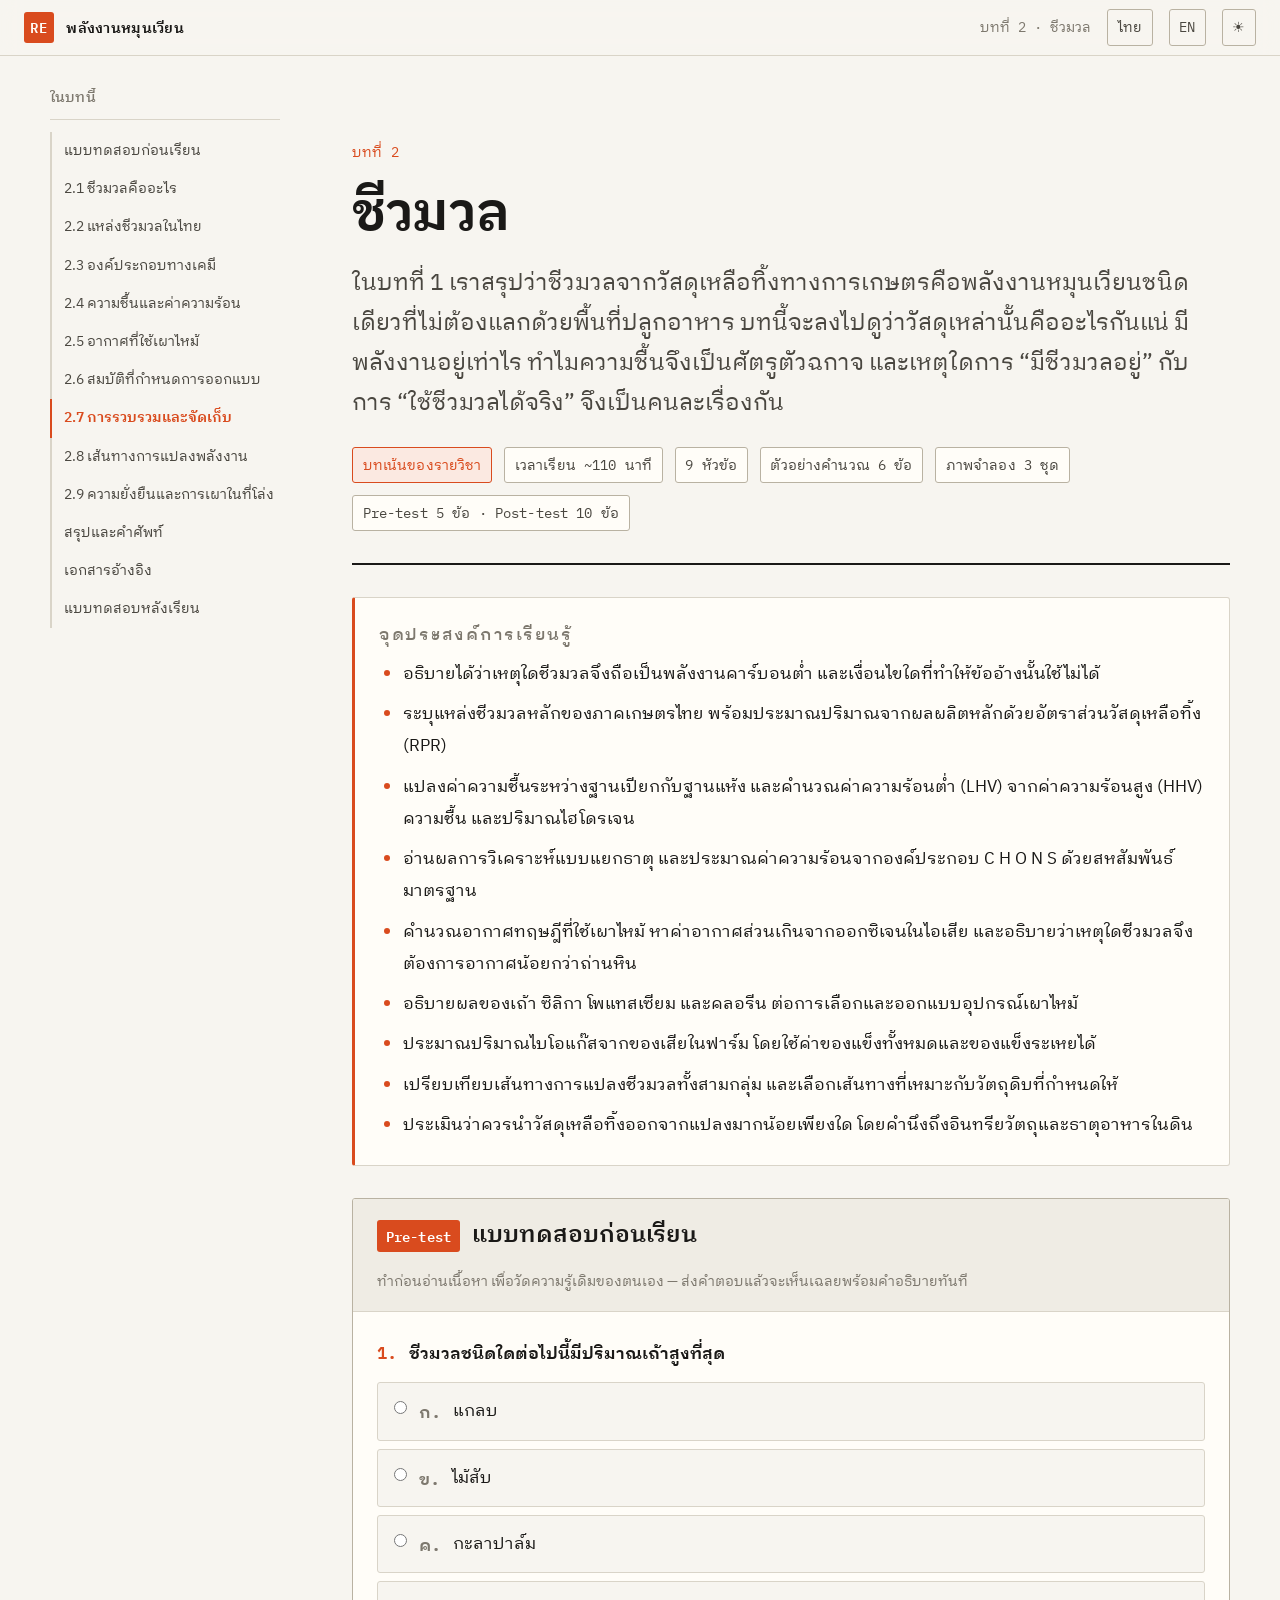
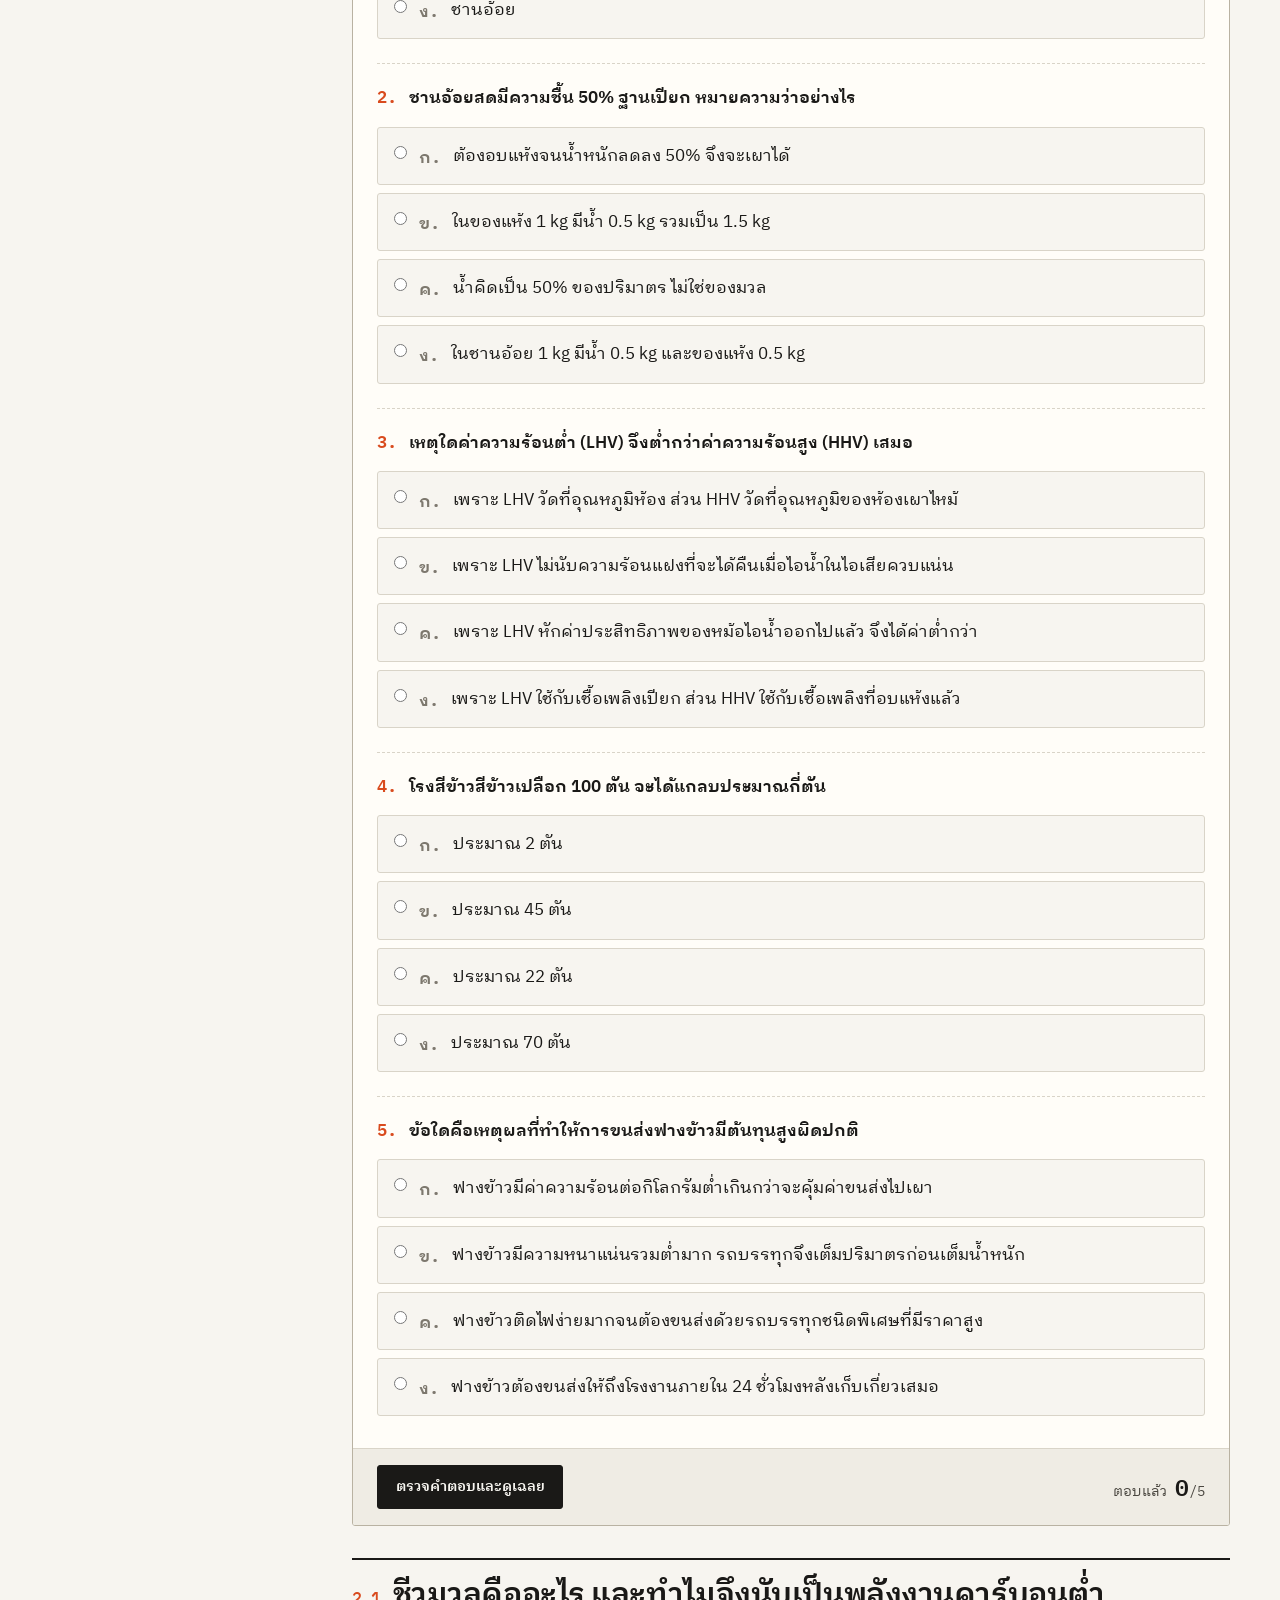
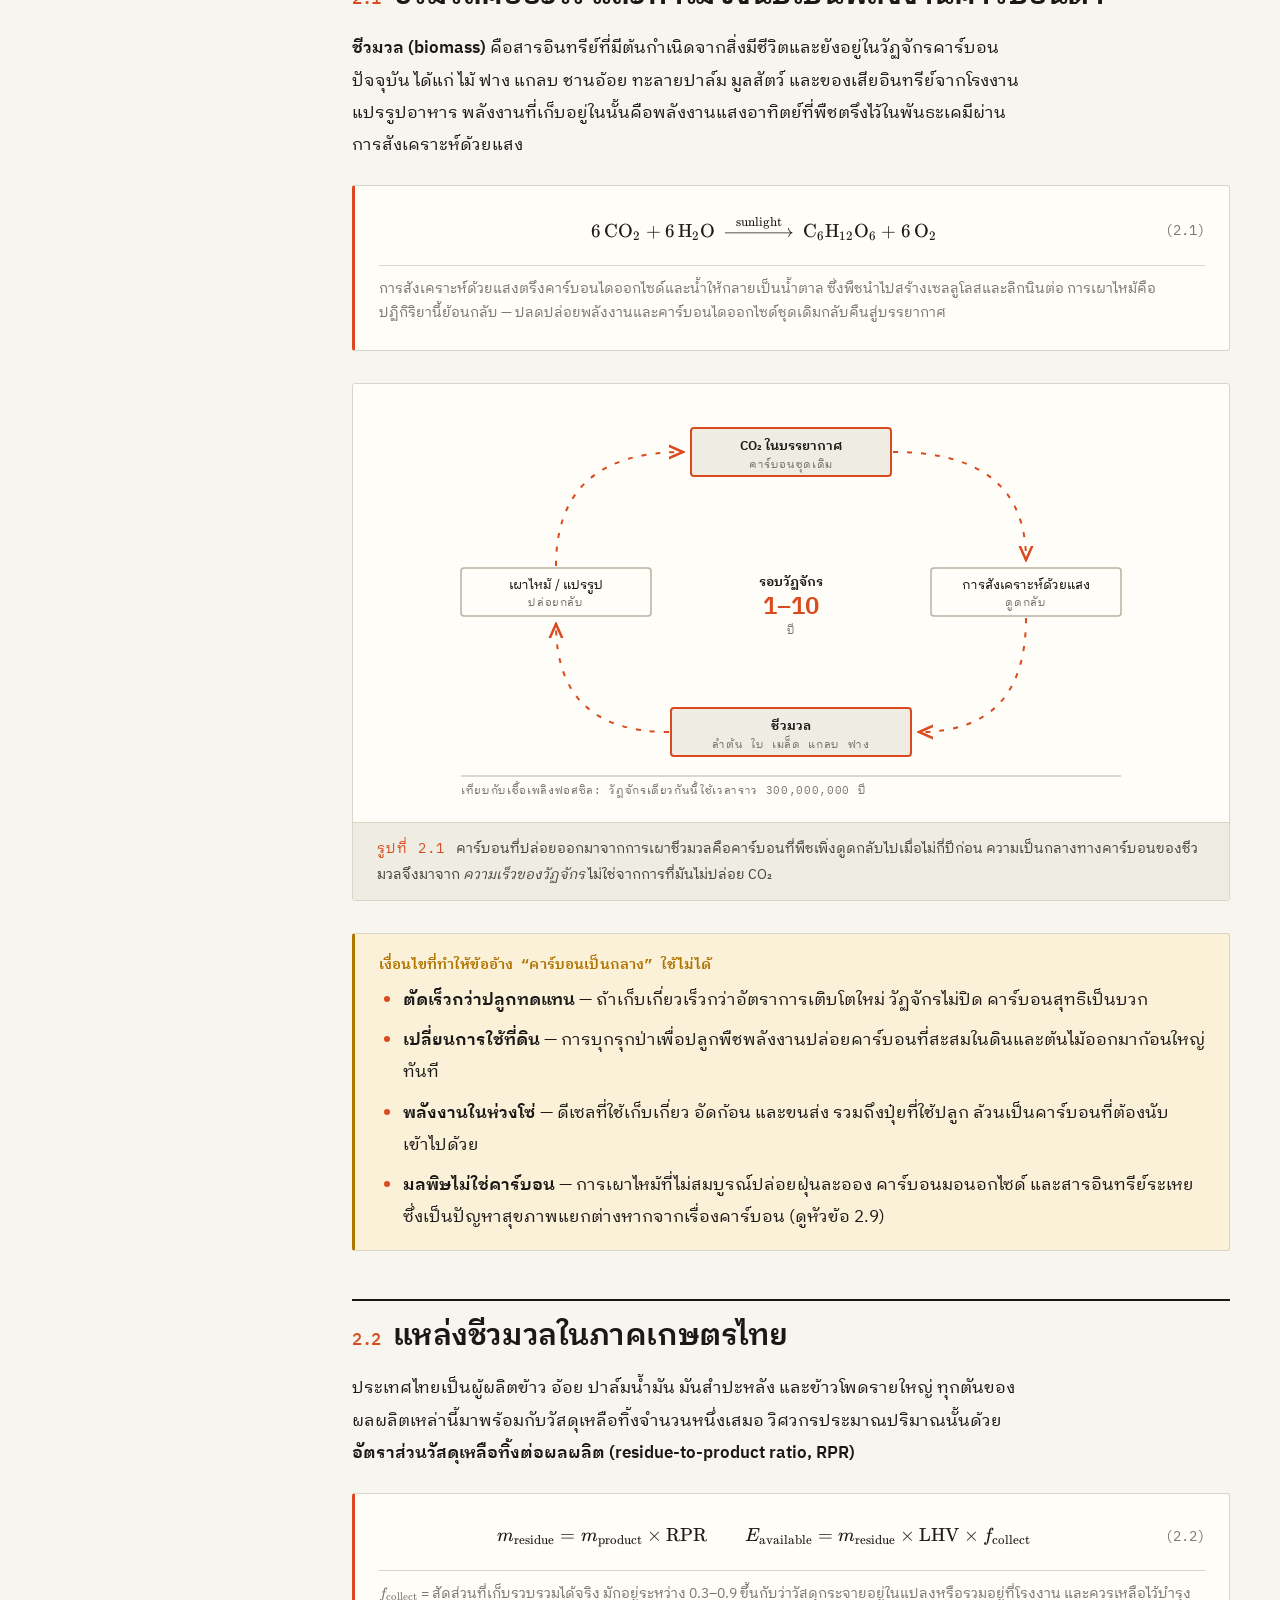
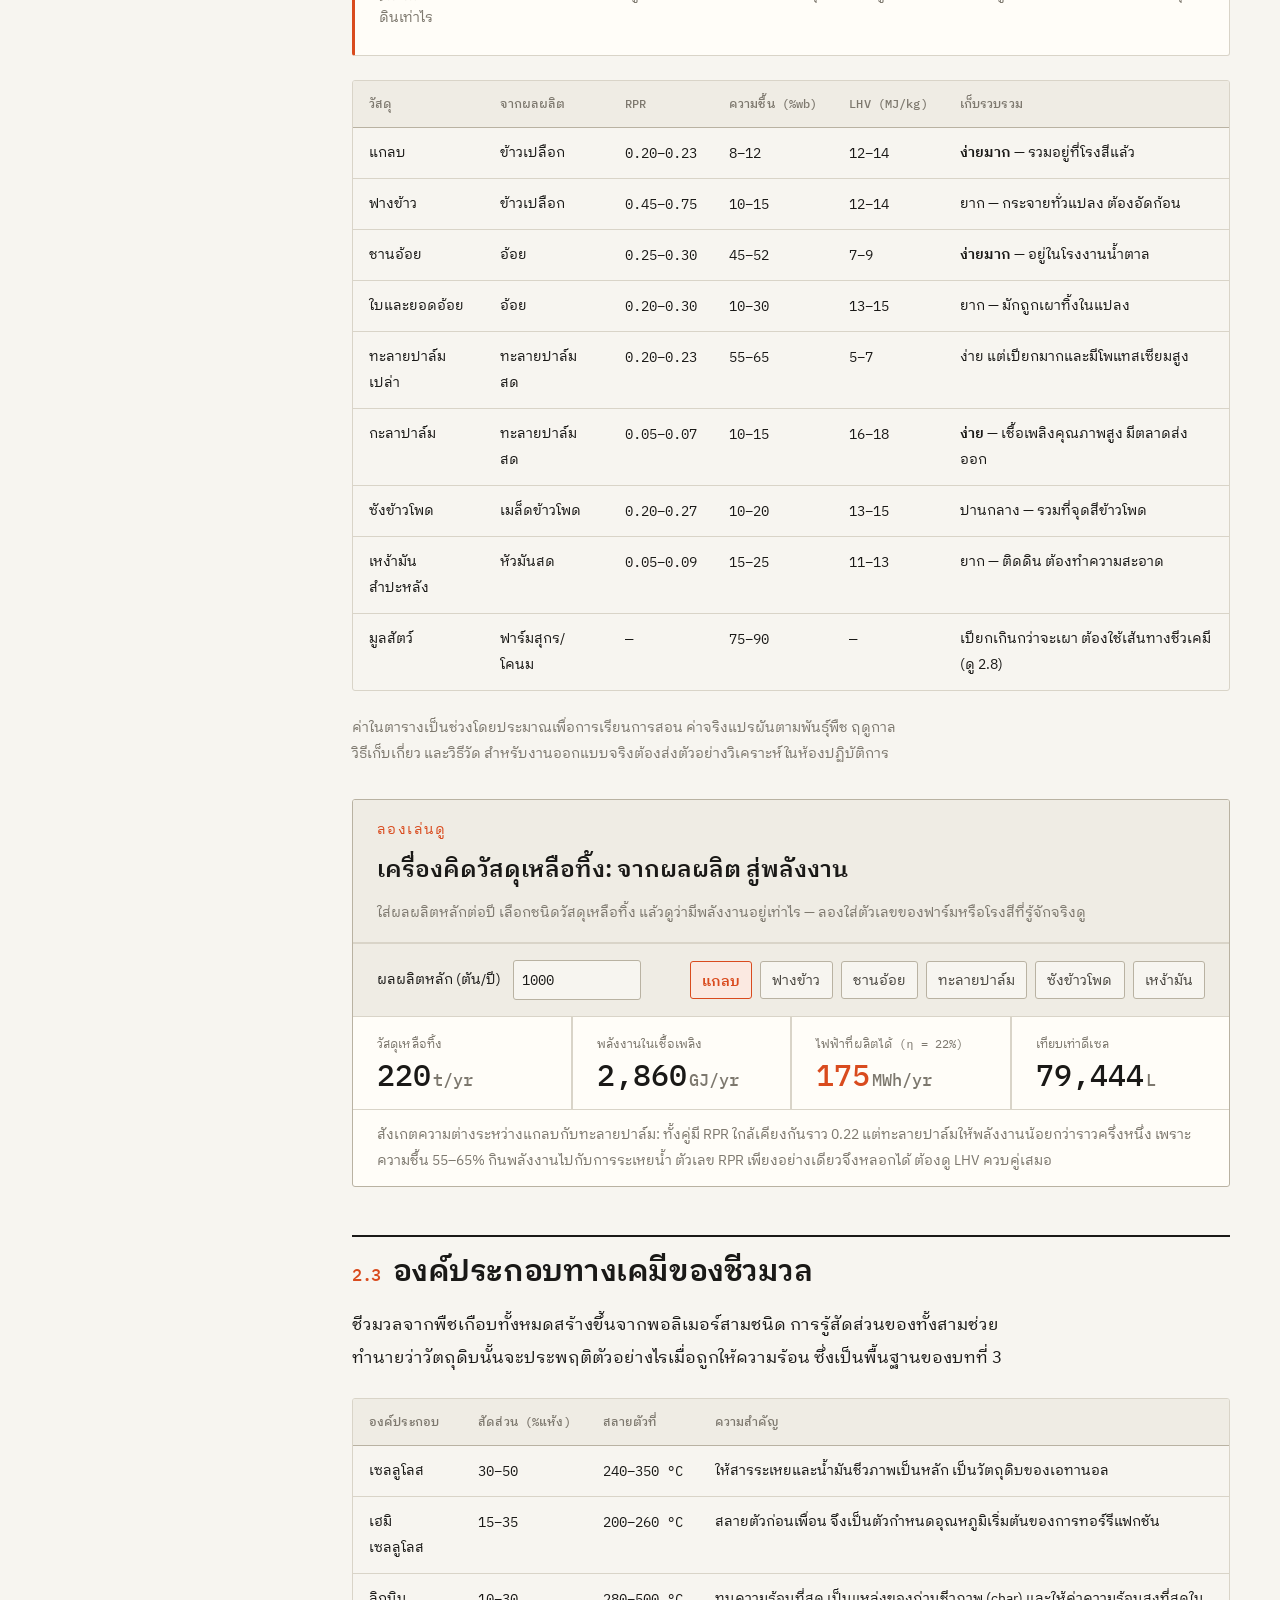
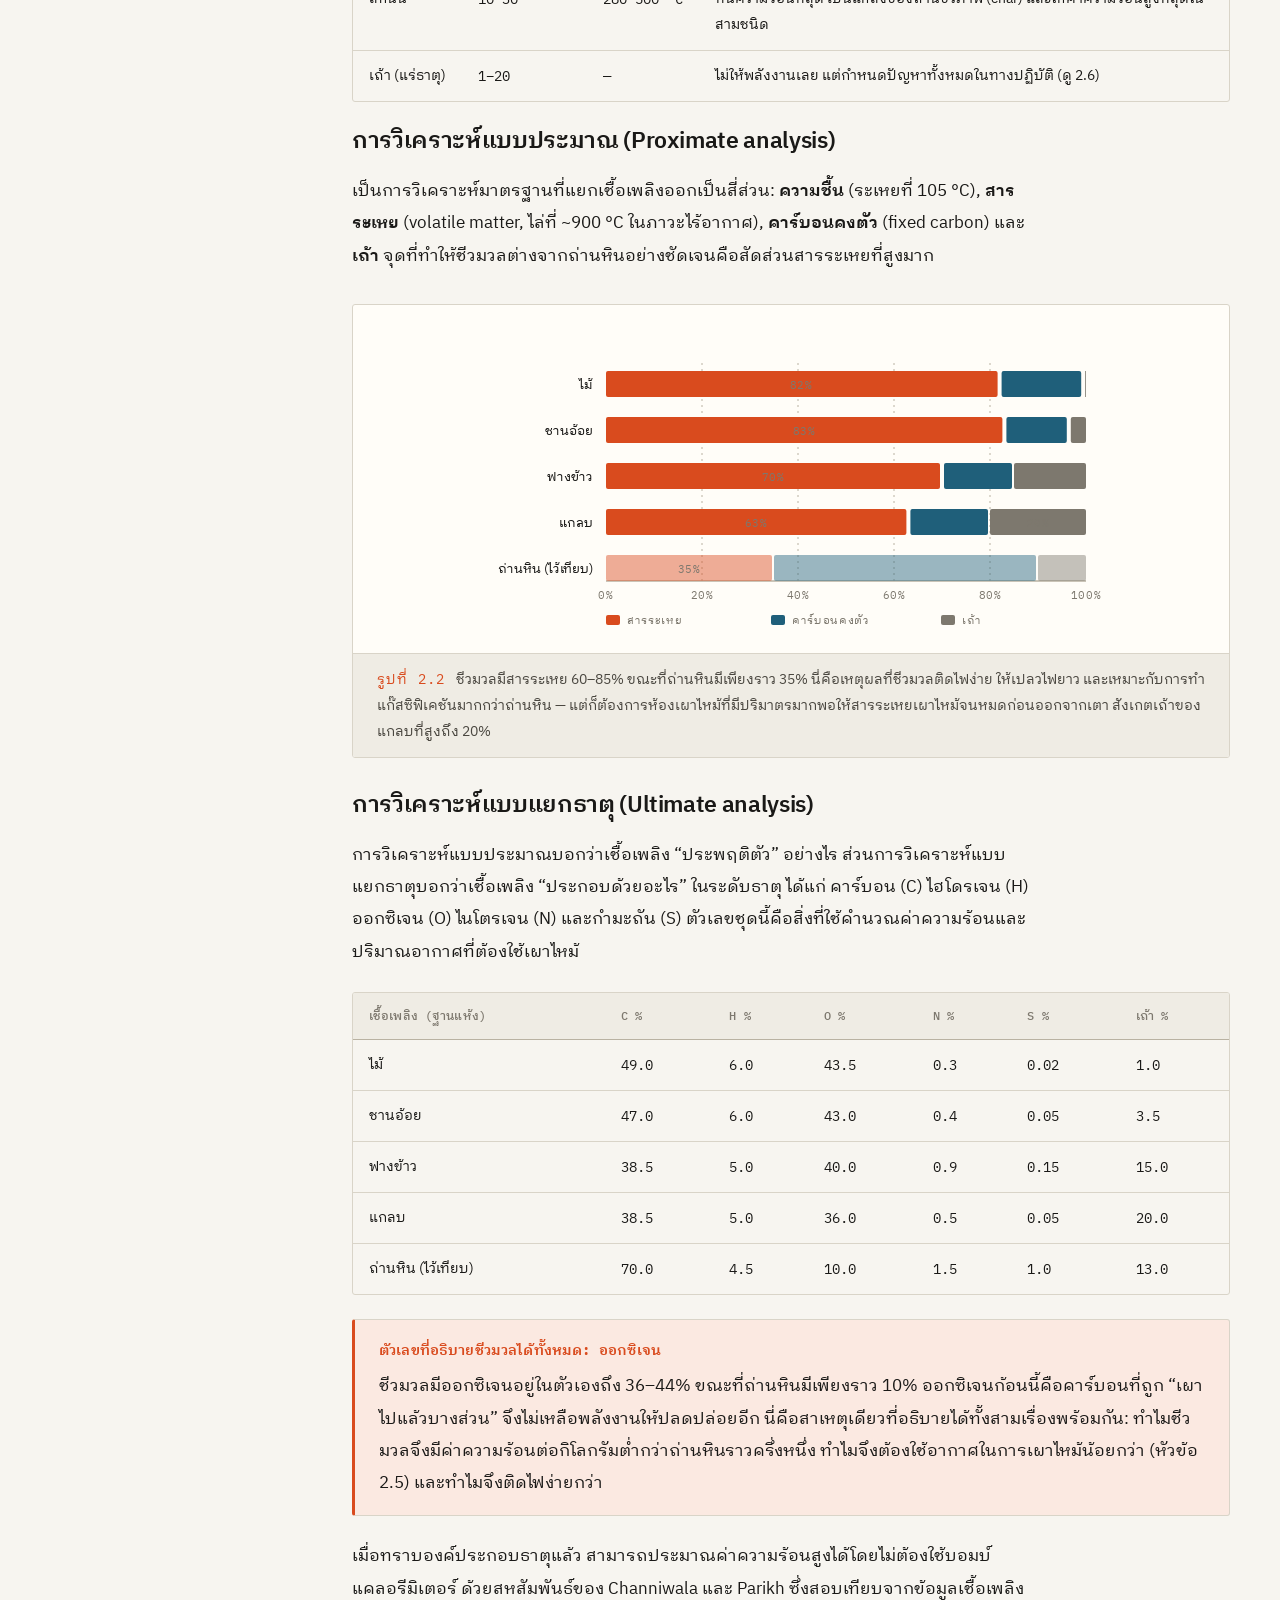
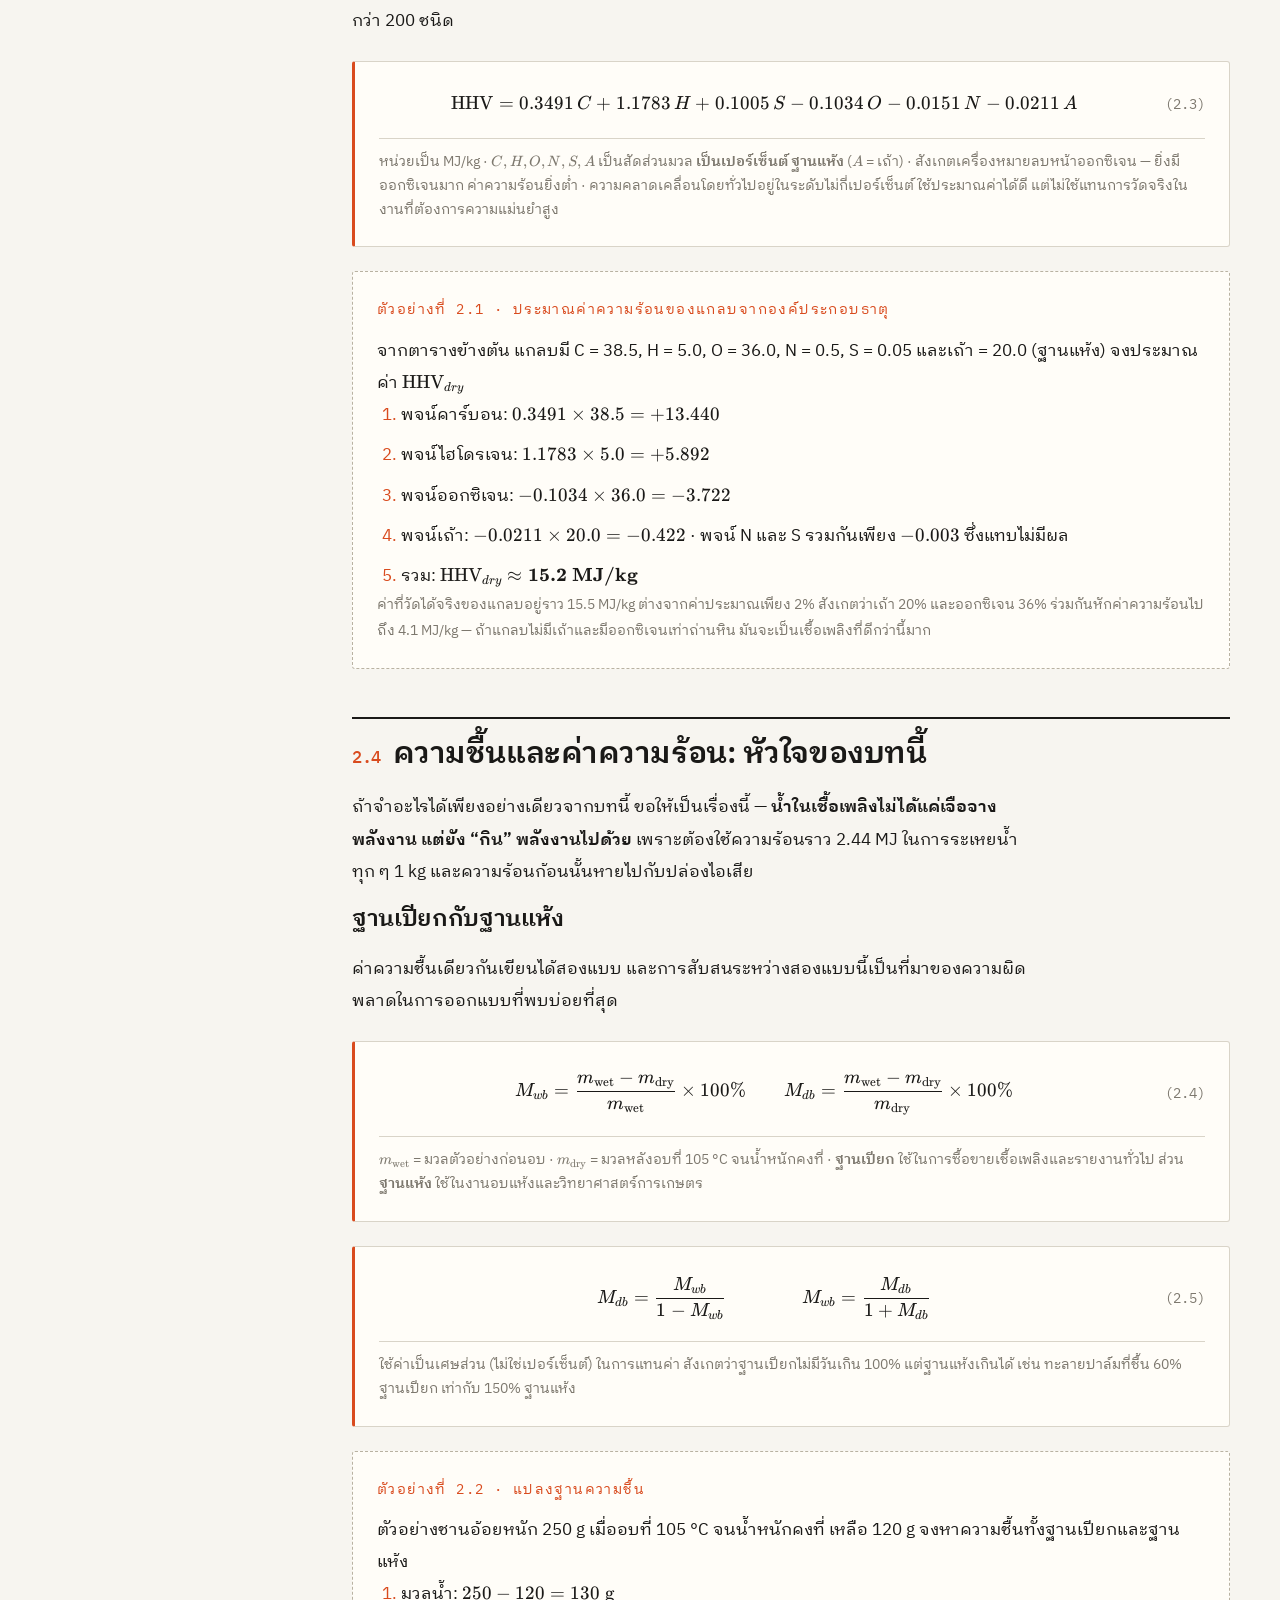
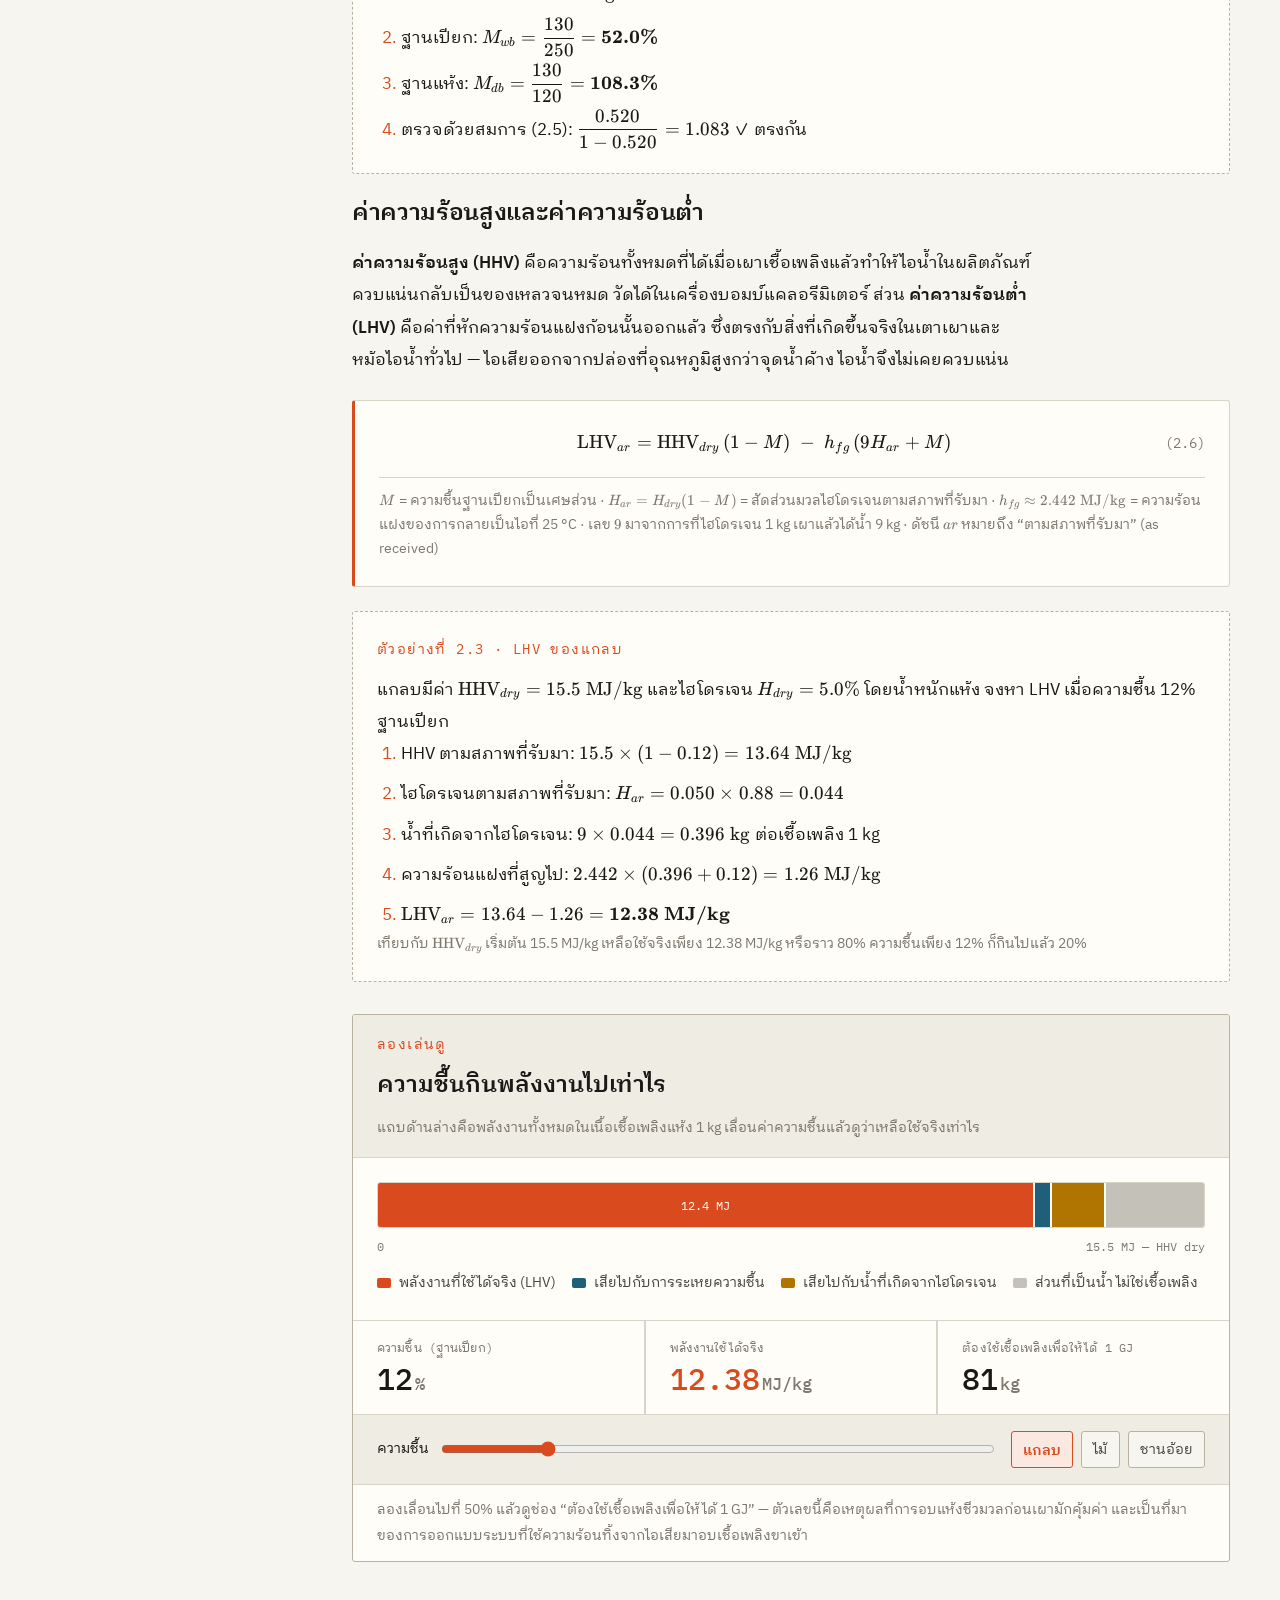
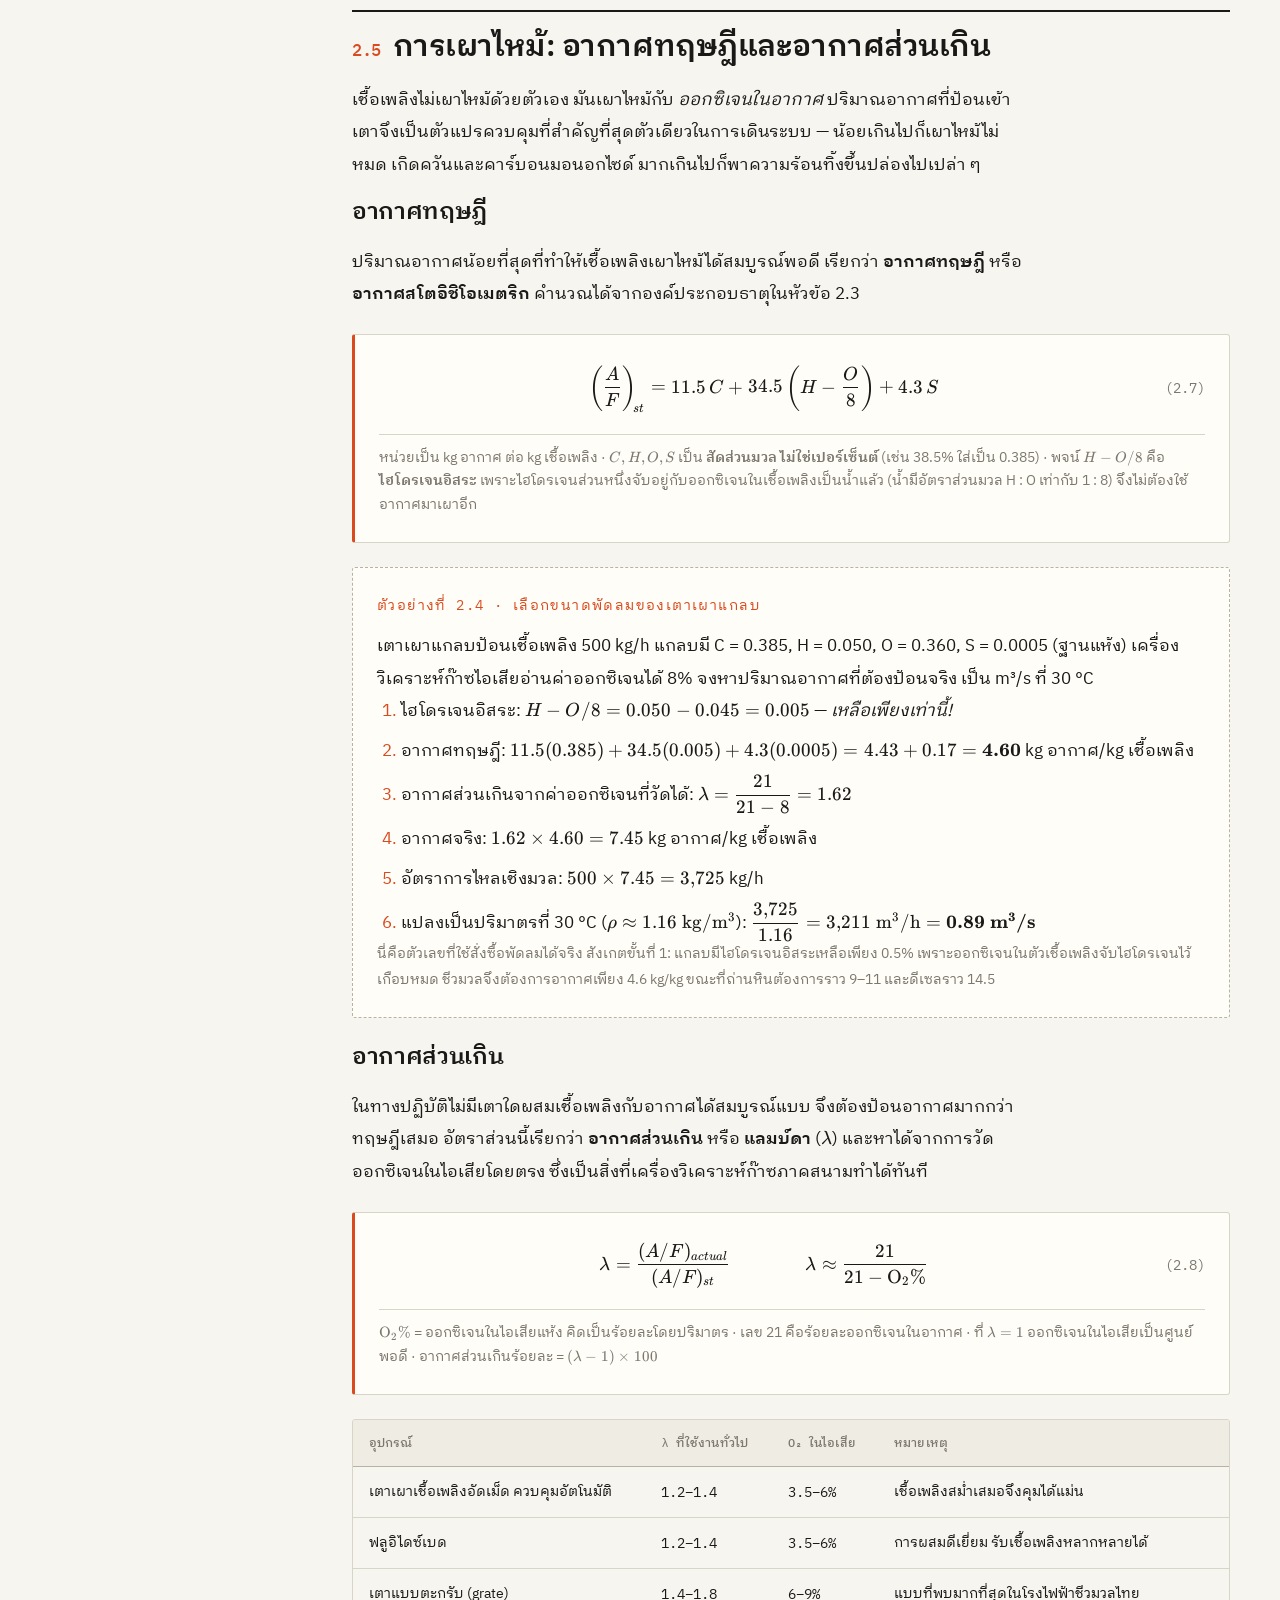
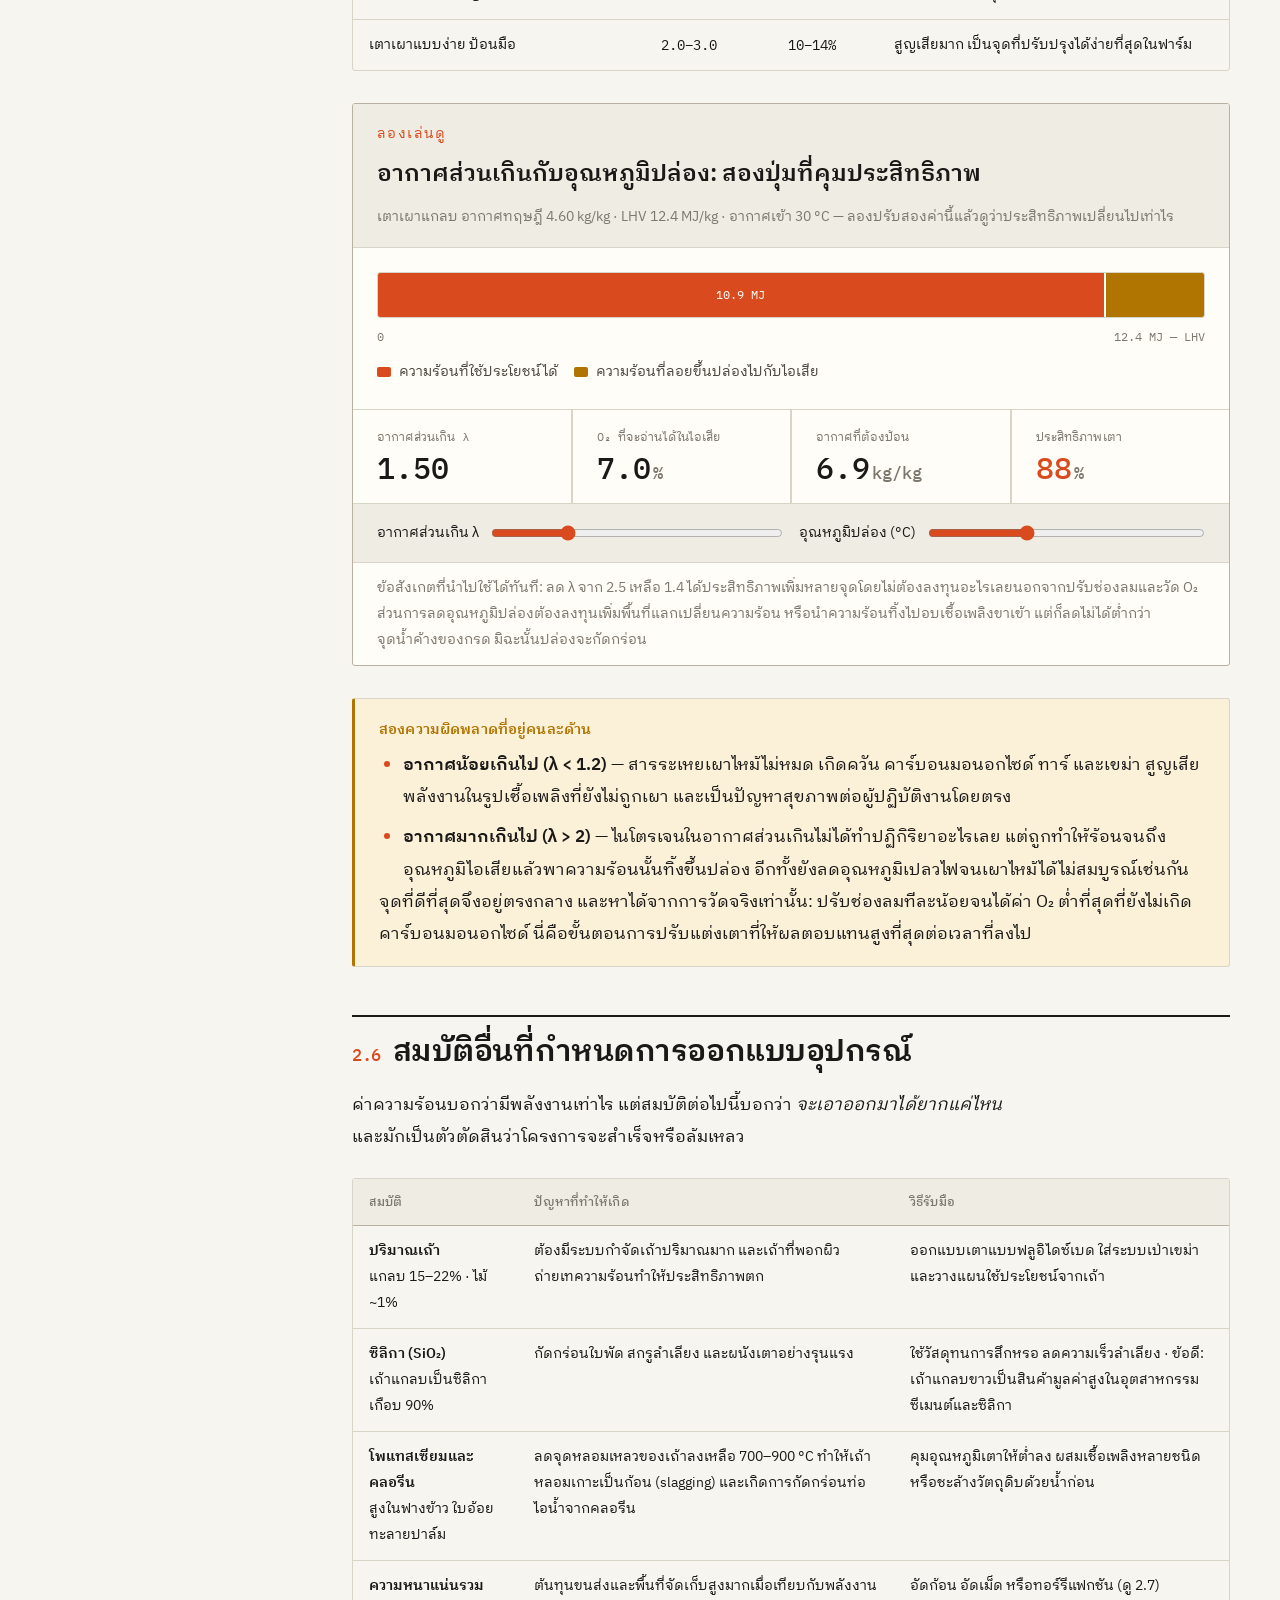
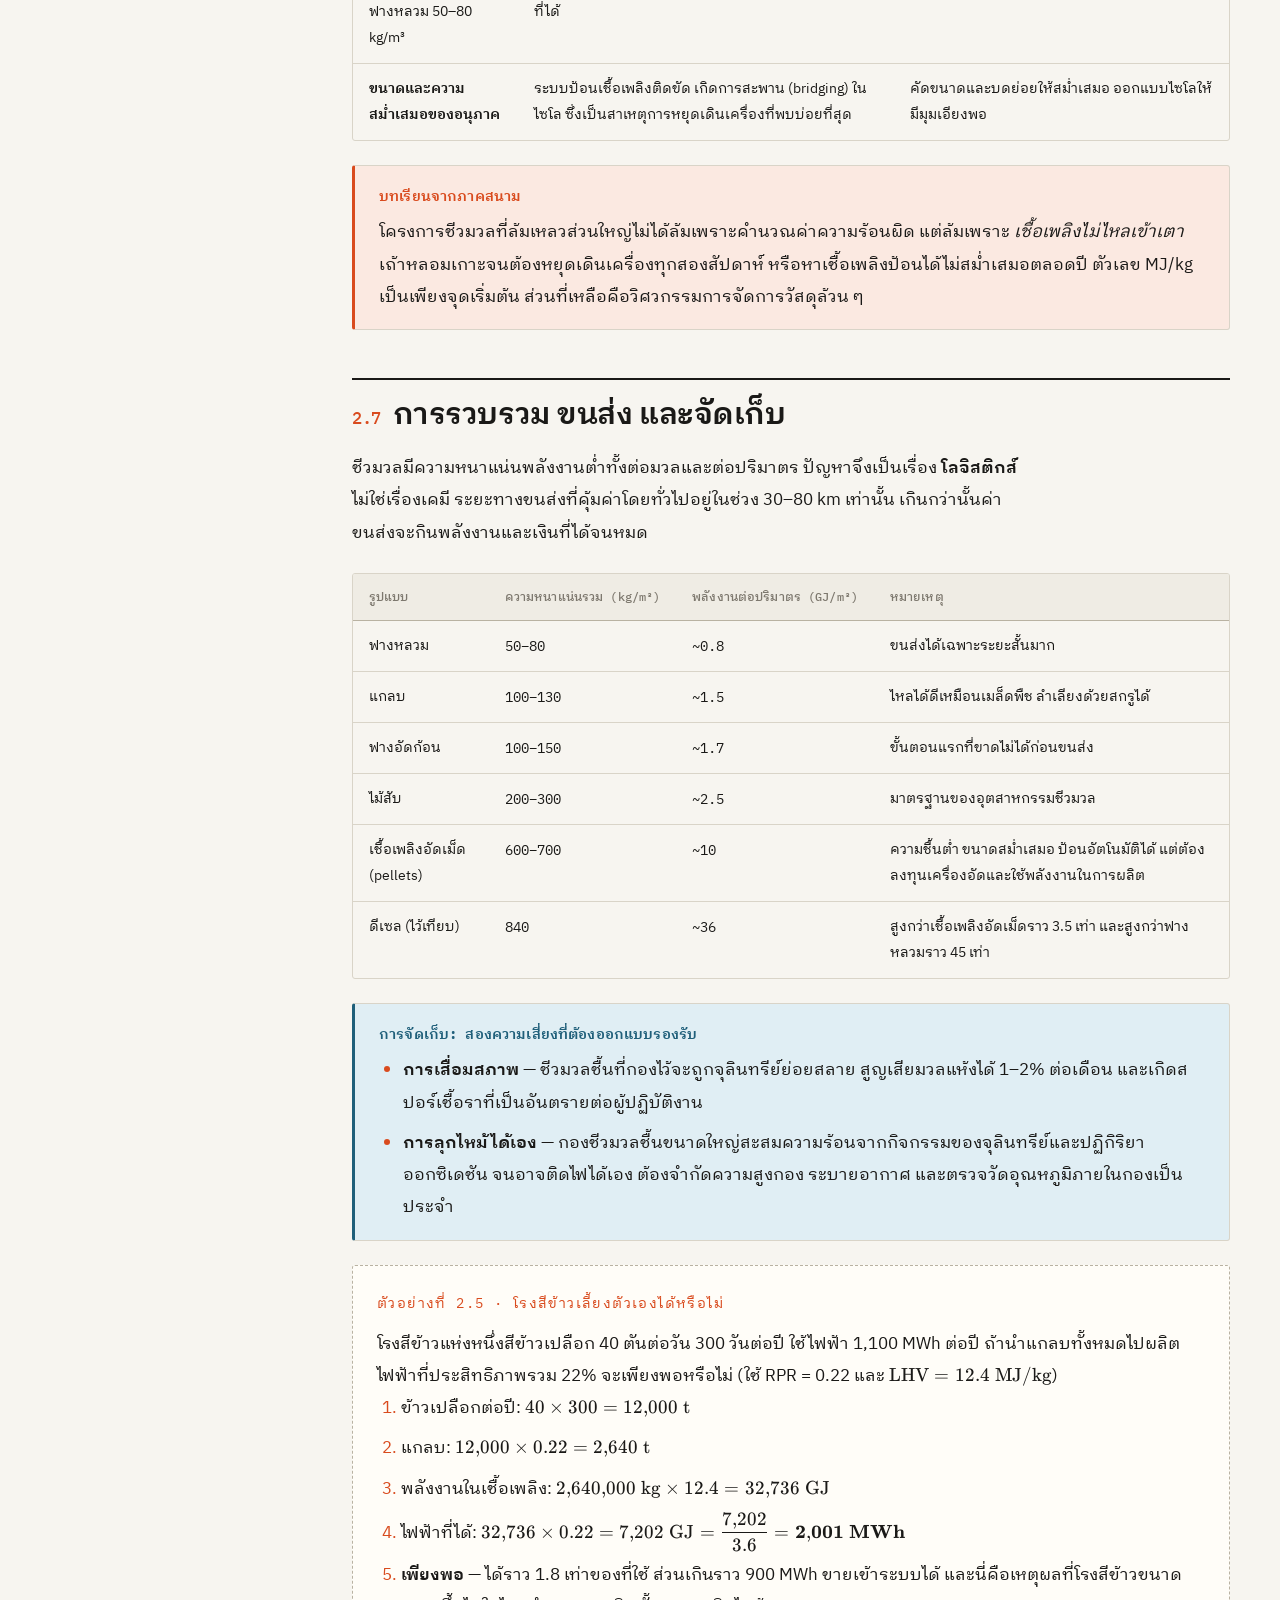
<file: chapters/02-biomass.html>
<!DOCTYPE html>
<html lang="th" data-lang="th" data-theme="light">
<head>
<meta charset="utf-8">
<meta name="viewport" content="width=device-width, initial-scale=1">
<title>บทที่ 2 · ชีวมวล</title>
<meta name="description" content="แหล่งชีวมวลจากภาคเกษตรไทย องค์ประกอบ ความชื้น ค่าความร้อน การจัดการวัตถุดิบ และเส้นทางการแปลงเป็นพลังงาน">
<link rel="preconnect" href="https://fonts.googleapis.com">
<link rel="preconnect" href="https://fonts.gstatic.com" crossorigin>
<link href="https://fonts.googleapis.com/css2?family=IBM+Plex+Mono:wght@400;500;600&family=IBM+Plex+Sans:wght@400;500;600;700&family=IBM+Plex+Sans+Thai+Looped:wght@400;500;600;700&display=swap" rel="stylesheet">
<link rel="stylesheet" href="../assets/vendor/katex/katex.min.css">
<link rel="stylesheet" href="../assets/css/base.css">
<link rel="stylesheet" href="../assets/css/components.css">
<link rel="stylesheet" href="../assets/css/anim.css">
<script src="../assets/js/boot.js"></script>
</head>
<body data-chapter="02">

<a class="skip" href="#main"><span class="th">ข้ามไปเนื้อหาหลัก</span><span class="en">Skip to main content</span></a>
<div class="progress" aria-hidden="true"></div>

<header class="topbar">
  <a class="topbar__brand" href="../index.html">
    <span class="mark">RE</span>
    <span class="name">
      <span class="th">พลังงานหมุนเวียน</span>
      <span class="en">Renewable Energy</span>
    </span>
  </a>
  <span class="topbar__spacer"></span>
  <span class="topbar__crumb">
    <span class="th">บทที่ 2 · ชีวมวล</span>
    <span class="en">Chapter 2 · Biomass</span>
  </span>
  <button class="btn-toggle" data-lang-btn="th" aria-pressed="true">ไทย</button>
  <button class="btn-toggle" data-lang-btn="en" aria-pressed="false">EN</button>
  <button class="btn-toggle" data-theme-toggle aria-label="Switch theme"><span class="icon">☀</span></button>
</header>

<div class="wrap">
  <div class="layout">

    <!-- ============ sidebar ============ -->
    <aside class="sidebar">
      <h2><span class="th">ในบทนี้</span><span class="en">In this chapter</span></h2>
      <ol>
        <li><a href="#pretest"><span class="th">แบบทดสอบก่อนเรียน</span><span class="en">Pre-test</span></a></li>
        <li><a href="#s1"><span class="th">2.1 ชีวมวลคืออะไร</span><span class="en">2.1 What biomass is</span></a></li>
        <li><a href="#s2"><span class="th">2.2 แหล่งชีวมวลในไทย</span><span class="en">2.2 Thai biomass resources</span></a></li>
        <li><a href="#s3"><span class="th">2.3 องค์ประกอบทางเคมี</span><span class="en">2.3 Chemical composition</span></a></li>
        <li><a href="#s4"><span class="th">2.4 ความชื้นและค่าความร้อน</span><span class="en">2.4 Moisture and heating value</span></a></li>
        <li><a href="#s5"><span class="th">2.5 อากาศที่ใช้เผาไหม้</span><span class="en">2.5 Combustion air</span></a></li>
        <li><a href="#s6"><span class="th">2.6 สมบัติที่กำหนดการออกแบบ</span><span class="en">2.6 Properties that drive design</span></a></li>
        <li><a href="#s7"><span class="th">2.7 การรวบรวมและจัดเก็บ</span><span class="en">2.7 Collection and storage</span></a></li>
        <li><a href="#s8"><span class="th">2.8 เส้นทางการแปลงพลังงาน</span><span class="en">2.8 Conversion pathways</span></a></li>
        <li><a href="#s9"><span class="th">2.9 ความยั่งยืนและการเผาในที่โล่ง</span><span class="en">2.9 Sustainability and open burning</span></a></li>
        <li><a href="#summary"><span class="th">สรุปและคำศัพท์</span><span class="en">Summary and glossary</span></a></li>
        <li><a href="#references"><span class="th">เอกสารอ้างอิง</span><span class="en">References</span></a></li>
        <li><a href="#posttest"><span class="th">แบบทดสอบหลังเรียน</span><span class="en">Post-test</span></a></li>
      </ol>
    </aside>

    <!-- ============ main ============ -->
    <main id="main">

      <header class="chapter-head">
        <span class="chapter-head__num">
          <span class="th">บทที่ 2</span><span class="en">Chapter 2</span>
        </span>
        <h1>
          <span class="th">ชีวมวล</span>
          <span class="en">Biomass</span>
        </h1>
        <p class="lead">
          <span class="th">ในบทที่ 1 เราสรุปว่าชีวมวลจากวัสดุเหลือทิ้งทางการเกษตรคือพลังงานหมุนเวียนชนิดเดียวที่ไม่ต้องแลกด้วยพื้นที่ปลูกอาหาร บทนี้จะลงไปดูว่าวัสดุเหล่านั้นคืออะไรกันแน่ มีพลังงานอยู่เท่าไร ทำไมความชื้นจึงเป็นศัตรูตัวฉกาจ และเหตุใดการ “มีชีวมวลอยู่” กับการ “ใช้ชีวมวลได้จริง” จึงเป็นคนละเรื่องกัน</span>
          <span class="en">Chapter 1 concluded that agricultural residue biomass is the one renewable that costs no extra cropland. This chapter looks at what those residues actually are, how much energy they hold, why moisture is such a punishing enemy, and why *having* biomass and *being able to use* it are two very different things.</span>
        </p>
        <div class="chapter-head__facts">
          <span class="chip chip--accent"><span class="th">บทเน้นของรายวิชา</span><span class="en">Core chapter</span></span>
          <span class="chip"><span class="th">เวลาเรียน ~110 นาที</span><span class="en">~110 min</span></span>
          <span class="chip"><span class="th">9 หัวข้อ</span><span class="en">9 sections</span></span>
          <span class="chip"><span class="th">ตัวอย่างคำนวณ 6 ข้อ</span><span class="en">6 worked examples</span></span>
          <span class="chip"><span class="th">ภาพจำลอง 3 ชุด</span><span class="en">3 interactive models</span></span>
          <span class="chip"><span class="th">Pre-test 5 ข้อ · Post-test 10 ข้อ</span><span class="en">Pre-test 5 · Post-test 10</span></span>
        </div>
      </header>

      <div class="objectives">
        <h2><span class="th">จุดประสงค์การเรียนรู้</span><span class="en">Learning objectives</span></h2>
        <ul>
          <li>
            <span class="th">อธิบายได้ว่าเหตุใดชีวมวลจึงถือเป็นพลังงานคาร์บอนต่ำ และเงื่อนไขใดที่ทำให้ข้ออ้างนั้นใช้ไม่ได้</span>
            <span class="en">Explain why biomass counts as low-carbon energy, and the conditions under which that claim breaks down.</span>
          </li>
          <li>
            <span class="th">ระบุแหล่งชีวมวลหลักของภาคเกษตรไทย พร้อมประมาณปริมาณจากผลผลิตหลักด้วยอัตราส่วนวัสดุเหลือทิ้ง (RPR)</span>
            <span class="en">Identify Thailand’s main agricultural biomass streams and estimate their quantity from crop output using residue-to-product ratios.</span>
          </li>
          <li>
            <span class="th">แปลงค่าความชื้นระหว่างฐานเปียกกับฐานแห้ง และคำนวณค่าความร้อนต่ำ (LHV) จากค่าความร้อนสูง (HHV) ความชื้น และปริมาณไฮโดรเจน</span>
            <span class="en">Convert moisture content between wet and dry basis, and compute a lower heating value from the higher heating value, moisture and hydrogen content.</span>
          </li>
          <li>
            <span class="th">อ่านผลการวิเคราะห์แบบแยกธาตุ และประมาณค่าความร้อนจากองค์ประกอบ C H O N S ด้วยสหสัมพันธ์มาตรฐาน</span>
            <span class="en">Read an ultimate analysis and estimate the heating value from C, H, O, N, S with a standard correlation.</span>
          </li>
          <li>
            <span class="th">คำนวณอากาศทฤษฎีที่ใช้เผาไหม้ หาค่าอากาศส่วนเกินจากออกซิเจนในไอเสีย และอธิบายว่าเหตุใดชีวมวลจึงต้องการอากาศน้อยกว่าถ่านหิน</span>
            <span class="en">Calculate theoretical combustion air, derive the excess-air ratio from flue gas oxygen, and explain why biomass needs less air than coal.</span>
          </li>
          <li>
            <span class="th">อธิบายผลของเถ้า ซิลิกา โพแทสเซียม และคลอรีน ต่อการเลือกและออกแบบอุปกรณ์เผาไหม้</span>
            <span class="en">Explain how ash, silica, potassium and chlorine affect the choice and design of combustion equipment.</span>
          </li>
          <li>
            <span class="th">ประมาณปริมาณไบโอแก๊สจากของเสียในฟาร์ม โดยใช้ค่าของแข็งทั้งหมดและของแข็งระเหยได้</span>
            <span class="en">Estimate biogas output from farm waste using total and volatile solids.</span>
          </li>
          <li>
            <span class="th">เปรียบเทียบเส้นทางการแปลงชีวมวลทั้งสามกลุ่ม และเลือกเส้นทางที่เหมาะกับวัตถุดิบที่กำหนดให้</span>
            <span class="en">Compare the three families of conversion route and choose an appropriate one for a given feedstock.</span>
          </li>
          <li>
            <span class="th">ประเมินว่าควรนำวัสดุเหลือทิ้งออกจากแปลงมากน้อยเพียงใด โดยคำนึงถึงอินทรียวัตถุและธาตุอาหารในดิน</span>
            <span class="en">Judge how much residue should be removed from a field, accounting for soil organic matter and nutrients.</span>
          </li>
        </ul>
      </div>

      <!-- ============ PRE-TEST ============ -->
      <section class="quiz quiz--pre" id="pretest" data-quiz="pre" data-pass="0.6">
        <script type="application/json" class="quiz-data">
{
  "questions": [
    {
      "q": {
        "th": "ชีวมวลชนิดใดต่อไปนี้มีปริมาณเถ้าสูงที่สุด",
        "en": "Which of these biomass fuels has the highest ash content?"
      },
      "choices": [
        {
          "th": "แกลบ",
          "en": "Rice husk"
        },
        {
          "th": "ไม้สับ",
          "en": "Wood chips"
        },
        {
          "th": "กะลาปาล์ม",
          "en": "Palm kernel shell"
        },
        {
          "th": "ชานอ้อย",
          "en": "Bagasse"
        }
      ],
      "answer": 0,
      "why": {
        "th": "แกลบมีเถ้าราว 15–22% โดยน้ำหนักแห้ง ซึ่งเกือบทั้งหมดเป็นซิลิกา (SiO₂) เทียบกับไม้ที่มีเถ้าเพียงราว 1% เถ้าปริมาณมากนี้ทั้งกัดกร่อนอุปกรณ์และต้องมีระบบกำจัดเถ้ารองรับ",
        "en": "Rice husk runs about 15–22% ash on a dry basis, almost all of it silica (SiO₂), against roughly 1% for wood. That much ash both abrades equipment and demands a real ash-handling system."
      }
    },
    {
      "q": {
        "th": "ชานอ้อยสดมีความชื้น 50% ฐานเปียก หมายความว่าอย่างไร",
        "en": "Fresh bagasse at 50% moisture, wet basis, means what?"
      },
      "choices": [
        {
          "th": "ต้องอบแห้งจนน้ำหนักลดลง 50% จึงจะเผาได้",
          "en": "It must be dried until it loses 50% of its weight before it will burn"
        },
        {
          "th": "ในของแห้ง 1 kg มีน้ำ 0.5 kg รวมเป็น 1.5 kg",
          "en": "1 kg of dry matter carries 0.5 kg water, 1.5 kg in total"
        },
        {
          "th": "น้ำคิดเป็น 50% ของปริมาตร ไม่ใช่ของมวล",
          "en": "Water is 50% by volume, not by mass"
        },
        {
          "th": "ในชานอ้อย 1 kg มีน้ำ 0.5 kg และของแห้ง 0.5 kg",
          "en": "1 kg of bagasse contains 0.5 kg water and 0.5 kg dry matter"
        }
      ],
      "answer": 3,
      "why": {
        "th": "ฐานเปียกคิดมวลน้ำเทียบกับ “มวลรวมทั้งหมด” ดังนั้น 50% ฐานเปียกคือน้ำครึ่งหนึ่งของน้ำหนักที่ชั่งได้ ส่วนตัวเลือกที่บอกว่าของแห้ง 1 kg มีน้ำ 0.5 kg รวมเป็น 1.5 kg นั้นคือนิยามของฐานแห้ง ซึ่ง 50% ฐานเปียกเท่ากับ 100% ฐานแห้ง",
        "en": "Wet basis measures water against the TOTAL mass, so 50% wb is half of what the scale reads. The option describing 0.5 kg of water per 1 kg of dry matter, totalling 1.5 kg, is the dry-basis definition — and 50% wet basis equals 100% dry basis."
      }
    },
    {
      "q": {
        "th": "เหตุใดค่าความร้อนต่ำ (LHV) จึงต่ำกว่าค่าความร้อนสูง (HHV) เสมอ",
        "en": "Why is the lower heating value always below the higher heating value?"
      },
      "choices": [
        {
          "th": "เพราะ LHV วัดที่อุณหภูมิห้อง ส่วน HHV วัดที่อุณหภูมิของห้องเผาไหม้",
          "en": "Because LHV is measured at room temperature and HHV inside the furnace"
        },
        {
          "th": "เพราะ LHV ไม่นับความร้อนแฝงที่จะได้คืนเมื่อไอน้ำในไอเสียควบแน่น",
          "en": "Because LHV omits the latent heat recovered if the flue gas condensed"
        },
        {
          "th": "เพราะ LHV หักค่าประสิทธิภาพของหม้อไอน้ำออกไปแล้ว จึงได้ค่าต่ำกว่า",
          "en": "Because LHV already has the boiler efficiency subtracted, so it reads low"
        },
        {
          "th": "เพราะ LHV ใช้กับเชื้อเพลิงเปียก ส่วน HHV ใช้กับเชื้อเพลิงที่อบแห้งแล้ว",
          "en": "Because LHV applies to wet fuel and HHV to fuel that has been oven-dried"
        }
      ],
      "answer": 1,
      "why": {
        "th": "การเผาไหม้ผลิตไอน้ำทั้งจากความชื้นในเชื้อเพลิงและจากไฮโดรเจนที่ทำปฏิกิริยา ในทางปฏิบัติไอเสียออกจากปล่องขณะยังร้อน ไอน้ำจึงไม่ควบแน่น ความร้อนแฝงก้อนนั้นจึงสูญไปกับปล่อง LHV คือค่าที่หักส่วนนี้ออกแล้ว จึงใกล้เคียงความเป็นจริงในการออกแบบมากกว่า",
        "en": "Combustion makes water vapour, both from the fuel’s moisture and from its hydrogen. In practice the flue gas leaves the stack hot, so that vapour never condenses and its latent heat is lost. LHV is the value with that loss already removed, which is why designers use it."
      }
    },
    {
      "q": {
        "th": "โรงสีข้าวสีข้าวเปลือก 100 ตัน จะได้แกลบประมาณกี่ตัน",
        "en": "A rice mill processes 100 tonnes of paddy. Roughly how much rice husk does it produce?"
      },
      "choices": [
        {
          "th": "ประมาณ 2 ตัน",
          "en": "About 2 tonnes"
        },
        {
          "th": "ประมาณ 45 ตัน",
          "en": "About 45 tonnes"
        },
        {
          "th": "ประมาณ 22 ตัน",
          "en": "About 22 tonnes"
        },
        {
          "th": "ประมาณ 70 ตัน",
          "en": "About 70 tonnes"
        }
      ],
      "answer": 2,
      "why": {
        "th": "แกลบมีอัตราส่วนวัสดุเหลือทิ้งต่อผลผลิต (RPR) ราว 0.20–0.23 ของข้าวเปลือก ดังนั้น 100 ตัน จึงได้แกลบราว 20–23 ตัน และเนื่องจากแกลบมารวมกันอยู่แล้วที่โรงสี จึงเป็นชีวมวลที่เก็บรวบรวมง่ายที่สุดชนิดหนึ่ง",
        "en": "Rice husk has a residue-to-product ratio of roughly 0.20–0.23 of paddy, so 100 tonnes yields about 20–23 tonnes. Because it is already gathered at the mill, husk is among the easiest biomass streams to collect."
      }
    },
    {
      "q": {
        "th": "ข้อใดคือเหตุผลที่ทำให้การขนส่งฟางข้าวมีต้นทุนสูงผิดปกติ",
        "en": "What makes transporting rice straw unusually expensive?"
      },
      "choices": [
        {
          "th": "ฟางข้าวมีค่าความร้อนต่อกิโลกรัมต่ำเกินกว่าจะคุ้มค่าขนส่งไปเผา",
          "en": "Its heating value per kilogram is too low to be worth hauling and burning"
        },
        {
          "th": "ฟางข้าวมีความหนาแน่นรวมต่ำมาก รถบรรทุกจึงเต็มปริมาตรก่อนเต็มน้ำหนัก",
          "en": "Its bulk density is so low that a truck fills by volume before by weight"
        },
        {
          "th": "ฟางข้าวติดไฟง่ายมากจนต้องขนส่งด้วยรถบรรทุกชนิดพิเศษที่มีราคาสูง",
          "en": "It is flammable enough to require special and costly transport vehicles"
        },
        {
          "th": "ฟางข้าวต้องขนส่งให้ถึงโรงงานภายใน 24 ชั่วโมงหลังเก็บเกี่ยวเสมอ",
          "en": "It must always reach the plant within 24 hours of being harvested"
        }
      ],
      "answer": 1,
      "why": {
        "th": "ฟางข้าวหลวม ๆ มีความหนาแน่นรวมเพียงราว 50–80 kg/m³ เทียบกับดีเซลที่ 840 kg/m³ รถบรรทุกจึงบรรทุกได้เต็มคันแต่ได้พลังงานน้อยมาก นี่คือเหตุผลที่ต้องอัดก้อนหรืออัดเม็ดก่อนขนส่งระยะไกล",
        "en": "Loose straw has a bulk density of only about 50–80 kg/m³ against 840 kg/m³ for diesel, so a truck runs out of space while carrying very little energy. That is why baling or pelletising comes first."
      }
    }
  ]
}
        </script>
      </section>

      <!-- ============ 2.1 ============ -->
      <section class="section" id="s1">
        <h2><span class="num">2.1</span>
          <span><span class="th">ชีวมวลคืออะไร และทำไมจึงนับเป็นพลังงานคาร์บอนต่ำ</span>
          <span class="en">What biomass is, and why it counts as low-carbon</span></span>
        </h2>

        <p>
          <span class="th"><strong>ชีวมวล (biomass)</strong> คือสารอินทรีย์ที่มีต้นกำเนิดจากสิ่งมีชีวิตและยังอยู่ในวัฏจักรคาร์บอนปัจจุบัน ได้แก่ ไม้ ฟาง แกลบ ชานอ้อย ทะลายปาล์ม มูลสัตว์ และของเสียอินทรีย์จากโรงงานแปรรูปอาหาร พลังงานที่เก็บอยู่ในนั้นคือพลังงานแสงอาทิตย์ที่พืชตรึงไว้ในพันธะเคมีผ่านการสังเคราะห์ด้วยแสง</span>
          <span class="en"><strong>Biomass</strong> is organic matter of recent biological origin — still inside today’s carbon cycle. Wood, straw, rice husk, bagasse, palm bunches, manure and organic waste from food processing all qualify. The energy inside is sunlight that plants locked into chemical bonds by photosynthesis.</span>
        </p>

        <div class="formula">
          <div class="formula__row">
            <div class="formula__eq">\[ 6\,\mathrm{CO_2} + 6\,\mathrm{H_2O} \;\xrightarrow{\;\text{sunlight}\;}\; \mathrm{C_6H_{12}O_6} + 6\,\mathrm{O_2} \]</div>
            <span class="formula__num">(2.1)</span>
          </div>
          <div class="formula__where">
            <span class="th">การสังเคราะห์ด้วยแสงตรึงคาร์บอนไดออกไซด์และน้ำให้กลายเป็นน้ำตาล ซึ่งพืชนำไปสร้างเซลลูโลสและลิกนินต่อ การเผาไหม้คือปฏิกิริยานี้ย้อนกลับ — ปลดปล่อยพลังงานและคาร์บอนไดออกไซด์ชุดเดิมกลับคืนสู่บรรยากาศ</span>
            <span class="en">Photosynthesis fixes carbon dioxide and water into sugar, which the plant builds into cellulose and lignin. Combustion is that reaction run backwards — releasing the energy and returning the same carbon dioxide to the air.</span>
          </div>
        </div>

        <figure class="figure" data-reveal>
          <div class="figure__body">
            <svg viewBox="0 0 700 390" width="700" role="img" aria-labelledby="fig21-title fig21-desc">
              <title id="fig21-title">The biomass carbon cycle</title>
              <desc id="fig21-desc">A closed loop: carbon dioxide in the atmosphere is fixed by photosynthesis into biomass, which is burned or converted, returning the same carbon dioxide to the atmosphere. The loop closes in months to a few years, whereas the equivalent fossil loop takes hundreds of millions of years.</desc>
              <defs>
                <marker id="arw2" viewBox="0 0 10 10" refX="9" refY="5" markerWidth="8" markerHeight="8" orient="auto-start-reverse">
                  <path d="M 0 1 L 9 5 L 0 9" fill="none" class="dg-accent-s" stroke-width="1.6"/>
                </marker>
              </defs>

              <!-- four stations of the cycle -->
              <rect x="250" y="20" width="200" height="48" rx="3" class="dg-fill dg-accent-s" stroke-width="2"/>
              <text x="350" y="42" text-anchor="middle" class="dg-text th" font-weight="600">CO₂ ในบรรยากาศ</text>
              <text x="350" y="42" text-anchor="middle" class="dg-text en" font-weight="600">CO₂ in the atmosphere</text>
              <text x="350" y="60" text-anchor="middle" class="dg-label th">คาร์บอนชุดเดิม</text>
              <text x="350" y="60" text-anchor="middle" class="dg-label en">THE SAME CARBON</text>

              <rect x="490" y="160" width="190" height="48" rx="3" class="dg-fill-2 dg-rule" stroke-width="1.5"/>
              <text x="585" y="181" text-anchor="middle" class="dg-text th">การสังเคราะห์ด้วยแสง</text>
              <text x="585" y="181" text-anchor="middle" class="dg-text en">Photosynthesis</text>
              <text x="585" y="198" text-anchor="middle" class="dg-label th">ดูดกลับ</text>
              <text x="585" y="198" text-anchor="middle" class="dg-label en">UPTAKE</text>

              <rect x="230" y="300" width="240" height="48" rx="3" class="dg-fill dg-accent-s" stroke-width="2"/>
              <text x="350" y="322" text-anchor="middle" class="dg-text th" font-weight="600">ชีวมวล</text>
              <text x="350" y="322" text-anchor="middle" class="dg-text en" font-weight="600">Biomass</text>
              <text x="350" y="340" text-anchor="middle" class="dg-label th">ลำต้น ใบ เมล็ด แกลบ ฟาง</text>
              <text x="350" y="340" text-anchor="middle" class="dg-label en">STALKS · LEAVES · HUSK · STRAW</text>

              <rect x="20" y="160" width="190" height="48" rx="3" class="dg-fill-2 dg-rule" stroke-width="1.5"/>
              <text x="115" y="181" text-anchor="middle" class="dg-text th">เผาไหม้ / แปรรูป</text>
              <text x="115" y="181" text-anchor="middle" class="dg-text en">Combustion / conversion</text>
              <text x="115" y="198" text-anchor="middle" class="dg-label th">ปล่อยกลับ</text>
              <text x="115" y="198" text-anchor="middle" class="dg-label en">RELEASE</text>

              <!-- the loop -->
              <g fill="none" class="dg-accent-s dg-flow" stroke-width="2" marker-end="url(#arw2)">
                <path d="M 452 44 Q 585 44 585 152"/>
                <path d="M 585 210 Q 585 324 478 324"/>
                <path d="M 228 324 Q 115 324 115 216"/>
                <path d="M 115 158 Q 115 44 242 44"/>
              </g>

              <!-- centre annotation -->
              <text x="350" y="178" text-anchor="middle" class="dg-text th" font-weight="600">รอบวัฏจักร</text>
              <text x="350" y="178" text-anchor="middle" class="dg-text en" font-weight="600">CYCLE TIME</text>
              <text x="350" y="206" text-anchor="middle" class="dg-accent" font-size="24" font-weight="600">1–10</text>
              <text x="350" y="226" text-anchor="middle" class="dg-label th">ปี</text>
              <text x="350" y="226" text-anchor="middle" class="dg-label en">YEARS</text>

              <!-- fossil comparison -->
              <line x1="20" y1="368" x2="680" y2="368" class="dg-rule" stroke-width="1"/>
              <text x="20" y="386" class="dg-label th">เทียบกับเชื้อเพลิงฟอสซิล: วัฏจักรเดียวกันนี้ใช้เวลาราว 300,000,000 ปี</text>
              <text x="20" y="386" class="dg-label en">COMPARE FOSSIL FUEL: THE SAME LOOP TAKES ABOUT 300,000,000 YEARS</text>
            </svg>
          </div>
          <figcaption>
            <span class="label"><span class="th">รูปที่ 2.1</span><span class="en">Figure 2.1</span></span>
            <span class="th">คาร์บอนที่ปล่อยออกมาจากการเผาชีวมวลคือคาร์บอนที่พืชเพิ่งดูดกลับไปเมื่อไม่กี่ปีก่อน ความเป็นกลางทางคาร์บอนของชีวมวลจึงมาจาก <em>ความเร็วของวัฏจักร</em> ไม่ใช่จากการที่มันไม่ปล่อย CO₂</span>
            <span class="en">The carbon released by burning biomass is carbon the plant took up only a few years ago. Biomass is called carbon-neutral because of the <em>speed of the loop</em>, not because it emits no CO₂.</span>
          </figcaption>
        </figure>

        <div class="callout callout--warn">
          <div class="callout__title">
            <span class="th">เงื่อนไขที่ทำให้ข้ออ้าง “คาร์บอนเป็นกลาง” ใช้ไม่ได้</span>
            <span class="en">When the carbon-neutral claim fails</span>
          </div>
          <ul>
            <li>
              <span class="th"><strong>ตัดเร็วกว่าปลูกทดแทน</strong> — ถ้าเก็บเกี่ยวเร็วกว่าอัตราการเติบโตใหม่ วัฏจักรไม่ปิด คาร์บอนสุทธิเป็นบวก</span>
              <span class="en"><strong>Harvesting faster than regrowth</strong> — the loop never closes and net carbon is positive.</span>
            </li>
            <li>
              <span class="th"><strong>เปลี่ยนการใช้ที่ดิน</strong> — การบุกรุกป่าเพื่อปลูกพืชพลังงานปล่อยคาร์บอนที่สะสมในดินและต้นไม้ออกมาก้อนใหญ่ทันที</span>
              <span class="en"><strong>Land-use change</strong> — clearing forest for an energy crop releases a large stock of soil and standing carbon at once.</span>
            </li>
            <li>
              <span class="th"><strong>พลังงานในห่วงโซ่</strong> — ดีเซลที่ใช้เก็บเกี่ยว อัดก้อน และขนส่ง รวมถึงปุ๋ยที่ใช้ปลูก ล้วนเป็นคาร์บอนที่ต้องนับเข้าไปด้วย</span>
              <span class="en"><strong>Supply-chain energy</strong> — the diesel burned collecting, baling and hauling it, plus fertiliser for the crop, all count.</span>
            </li>
            <li>
              <span class="th"><strong>มลพิษไม่ใช่คาร์บอน</strong> — การเผาไหม้ที่ไม่สมบูรณ์ปล่อยฝุ่นละออง คาร์บอนมอนอกไซด์ และสารอินทรีย์ระเหย ซึ่งเป็นปัญหาสุขภาพแยกต่างหากจากเรื่องคาร์บอน (ดูหัวข้อ 2.9)</span>
              <span class="en"><strong>Pollution is a separate account</strong> — incomplete combustion emits particulates, carbon monoxide and volatile organics, a health problem quite apart from carbon (see §2.9).</span>
            </li>
          </ul>
        </div>
      </section>

      <!-- ============ 2.2 ============ -->
      <section class="section" id="s2">
        <h2><span class="num">2.2</span>
          <span><span class="th">แหล่งชีวมวลในภาคเกษตรไทย</span>
          <span class="en">Thailand’s agricultural biomass streams</span></span>
        </h2>

        <p>
          <span class="th">ประเทศไทยเป็นผู้ผลิตข้าว อ้อย ปาล์มน้ำมัน มันสำปะหลัง และข้าวโพดรายใหญ่ ทุกตันของผลผลิตเหล่านี้มาพร้อมกับวัสดุเหลือทิ้งจำนวนหนึ่งเสมอ วิศวกรประมาณปริมาณนั้นด้วย <strong>อัตราส่วนวัสดุเหลือทิ้งต่อผลผลิต (residue-to-product ratio, RPR)</strong></span>
          <span class="en">Thailand is a major producer of rice, sugarcane, oil palm, cassava and maize. Every tonne of product arrives with a fixed quantity of residue attached, and engineers estimate it with a <strong>residue-to-product ratio (RPR)</strong>.</span>
        </p>

        <div class="formula">
          <div class="formula__row">
            <div class="formula__eq">\[ m_{\text{residue}} = m_{\text{product}} \times \mathrm{RPR} \qquad E_{\text{available}} = m_{\text{residue}} \times \mathrm{LHV} \times f_{\text{collect}} \]</div>
            <span class="formula__num">(2.2)</span>
          </div>
          <div class="formula__where">
            <span class="th">\(f_{\text{collect}}\) = สัดส่วนที่เก็บรวบรวมได้จริง มักอยู่ระหว่าง 0.3–0.9 ขึ้นกับว่าวัสดุกระจายอยู่ในแปลงหรือรวมอยู่ที่โรงงาน และควรเหลือไว้บำรุงดินเท่าไร</span>
            <span class="en">\(f_{\text{collect}}\) is the fraction actually recoverable — typically 0.3–0.9 depending on whether the residue is spread across a field or already gathered at a mill, and how much must be left for the soil.</span>
          </div>
        </div>

        <div class="table-wrap">
          <table>
            <thead>
              <tr>
                <th><span class="th">วัสดุ</span><span class="en">Residue</span></th>
                <th><span class="th">จากผลผลิต</span><span class="en">From</span></th>
                <th class="num">RPR</th>
                <th class="num"><span class="th">ความชื้น (%wb)</span><span class="en">Moisture (%wb)</span></th>
                <th class="num"><span class="th">LHV (MJ/kg)</span><span class="en">LHV (MJ/kg)</span></th>
                <th><span class="th">เก็บรวบรวม</span><span class="en">Collection</span></th>
              </tr>
            </thead>
            <tbody>
              <tr>
                <td><span class="th">แกลบ</span><span class="en">Rice husk</span></td>
                <td><span class="th">ข้าวเปลือก</span><span class="en">Paddy</span></td>
                <td class="num">0.20–0.23</td>
                <td class="num">8–12</td>
                <td class="num">12–14</td>
                <td><span class="th"><strong>ง่ายมาก</strong> — รวมอยู่ที่โรงสีแล้ว</span><span class="en"><strong>Very easy</strong> — already at the mill</span></td>
              </tr>
              <tr>
                <td><span class="th">ฟางข้าว</span><span class="en">Rice straw</span></td>
                <td><span class="th">ข้าวเปลือก</span><span class="en">Paddy</span></td>
                <td class="num">0.45–0.75</td>
                <td class="num">10–15</td>
                <td class="num">12–14</td>
                <td><span class="th">ยาก — กระจายทั่วแปลง ต้องอัดก้อน</span><span class="en">Hard — spread across the field, must be baled</span></td>
              </tr>
              <tr>
                <td><span class="th">ชานอ้อย</span><span class="en">Bagasse</span></td>
                <td><span class="th">อ้อย</span><span class="en">Cane</span></td>
                <td class="num">0.25–0.30</td>
                <td class="num">45–52</td>
                <td class="num">7–9</td>
                <td><span class="th"><strong>ง่ายมาก</strong> — อยู่ในโรงงานน้ำตาล</span><span class="en"><strong>Very easy</strong> — inside the sugar mill</span></td>
              </tr>
              <tr>
                <td><span class="th">ใบและยอดอ้อย</span><span class="en">Cane tops and leaves</span></td>
                <td><span class="th">อ้อย</span><span class="en">Cane</span></td>
                <td class="num">0.20–0.30</td>
                <td class="num">10–30</td>
                <td class="num">13–15</td>
                <td><span class="th">ยาก — มักถูกเผาทิ้งในแปลง</span><span class="en">Hard — usually burned in the field</span></td>
              </tr>
              <tr>
                <td><span class="th">ทะลายปาล์มเปล่า</span><span class="en">Empty fruit bunch</span></td>
                <td><span class="th">ทะลายปาล์มสด</span><span class="en">Fresh fruit bunch</span></td>
                <td class="num">0.20–0.23</td>
                <td class="num">55–65</td>
                <td class="num">5–7</td>
                <td><span class="th">ง่าย แต่เปียกมากและมีโพแทสเซียมสูง</span><span class="en">Easy, but very wet and high in potassium</span></td>
              </tr>
              <tr>
                <td><span class="th">กะลาปาล์ม</span><span class="en">Palm kernel shell</span></td>
                <td><span class="th">ทะลายปาล์มสด</span><span class="en">Fresh fruit bunch</span></td>
                <td class="num">0.05–0.07</td>
                <td class="num">10–15</td>
                <td class="num">16–18</td>
                <td><span class="th"><strong>ง่าย</strong> — เชื้อเพลิงคุณภาพสูง มีตลาดส่งออก</span><span class="en"><strong>Easy</strong> — a premium fuel with an export market</span></td>
              </tr>
              <tr>
                <td><span class="th">ซังข้าวโพด</span><span class="en">Maize cob</span></td>
                <td><span class="th">เมล็ดข้าวโพด</span><span class="en">Grain</span></td>
                <td class="num">0.20–0.27</td>
                <td class="num">10–20</td>
                <td class="num">13–15</td>
                <td><span class="th">ปานกลาง — รวมที่จุดสีข้าวโพด</span><span class="en">Moderate — gathered at the sheller</span></td>
              </tr>
              <tr>
                <td><span class="th">เหง้ามันสำปะหลัง</span><span class="en">Cassava rhizome</span></td>
                <td><span class="th">หัวมันสด</span><span class="en">Fresh roots</span></td>
                <td class="num">0.05–0.09</td>
                <td class="num">15–25</td>
                <td class="num">11–13</td>
                <td><span class="th">ยาก — ติดดิน ต้องทำความสะอาด</span><span class="en">Hard — soil-contaminated, needs cleaning</span></td>
              </tr>
              <tr>
                <td><span class="th">มูลสัตว์</span><span class="en">Animal manure</span></td>
                <td><span class="th">ฟาร์มสุกร/โคนม</span><span class="en">Pig and dairy farms</span></td>
                <td class="num">—</td>
                <td class="num">75–90</td>
                <td class="num">—</td>
                <td><span class="th">เปียกเกินกว่าจะเผา ต้องใช้เส้นทางชีวเคมี (ดู 2.8)</span><span class="en">Far too wet to burn — use a biochemical route (§2.8)</span></td>
              </tr>
            </tbody>
          </table>
        </div>

        <p class="small muted">
          <span class="th">ค่าในตารางเป็นช่วงโดยประมาณเพื่อการเรียนการสอน ค่าจริงแปรผันตามพันธุ์พืช ฤดูกาล วิธีเก็บเกี่ยว และวิธีวัด สำหรับงานออกแบบจริงต้องส่งตัวอย่างวิเคราะห์ในห้องปฏิบัติการ</span>
          <span class="en">These are approximate teaching ranges. Real values vary with variety, season, harvesting method and measurement standard; a real design needs laboratory analysis of the actual feedstock.</span>
        </p>

        <!-- ===== DEMO: residue calculator ===== -->
        <div class="demo" data-demo="residue-calc" data-reveal>
          <div class="demo__head">
            <span class="demo__label"><span class="th">ลองเล่นดู</span><span class="en">Try it</span></span>
            <span class="demo__title">
              <span class="th">เครื่องคิดวัสดุเหลือทิ้ง: จากผลผลิต สู่พลังงาน</span>
              <span class="en">Residue calculator: from crop output to energy</span>
            </span>
            <span class="demo__sub">
              <span class="th">ใส่ผลผลิตหลักต่อปี เลือกชนิดวัสดุเหลือทิ้ง แล้วดูว่ามีพลังงานอยู่เท่าไร — ลองใส่ตัวเลขของฟาร์มหรือโรงสีที่รู้จักจริงดู</span>
              <span class="en">Enter an annual crop output, pick a residue, and see how much energy it holds. Try the real numbers from a farm or mill you know.</span>
            </span>
          </div>

          <div class="demo__controls">
            <label class="demo__field">
              <span class="th">ผลผลิตหลัก (ตัน/ปี)</span><span class="en">Main product (t/yr)</span>
              <input type="number" min="0" step="10" value="1000" data-rc-input aria-label="Main product tonnes per year">
            </label>
            <div class="preset-row">
              <button type="button" class="preset" data-rc-crop="husk"><span class="th">แกลบ</span><span class="en">Rice husk</span></button>
              <button type="button" class="preset" data-rc-crop="straw"><span class="th">ฟางข้าว</span><span class="en">Rice straw</span></button>
              <button type="button" class="preset" data-rc-crop="bagasse"><span class="th">ชานอ้อย</span><span class="en">Bagasse</span></button>
              <button type="button" class="preset" data-rc-crop="efb"><span class="th">ทะลายปาล์ม</span><span class="en">Palm EFB</span></button>
              <button type="button" class="preset" data-rc-crop="cob"><span class="th">ซังข้าวโพด</span><span class="en">Maize cob</span></button>
              <button type="button" class="preset" data-rc-crop="rhizome"><span class="th">เหง้ามัน</span><span class="en">Cassava rhizome</span></button>
            </div>
          </div>

          <div class="readouts">
            <div class="readout">
              <span class="readout__label"><span class="th">วัสดุเหลือทิ้ง</span><span class="en">Residue</span></span>
              <span class="readout__value"><span data-rc-residue>220</span><span class="readout__unit">t/yr</span></span>
            </div>
            <div class="readout">
              <span class="readout__label"><span class="th">พลังงานในเชื้อเพลิง</span><span class="en">Energy in the fuel</span></span>
              <span class="readout__value"><span data-rc-energy>2,860</span><span class="readout__unit">GJ/yr</span></span>
            </div>
            <div class="readout readout--accent">
              <span class="readout__label"><span class="th">ไฟฟ้าที่ผลิตได้ (η = 22%)</span><span class="en">Electricity at η = 22%</span></span>
              <span class="readout__value"><span data-rc-power>175</span><span class="readout__unit">MWh/yr</span></span>
            </div>
            <div class="readout">
              <span class="readout__label"><span class="th">เทียบเท่าดีเซล</span><span class="en">Diesel equivalent</span></span>
              <span class="readout__value"><span data-rc-diesel>79,444</span><span class="readout__unit">L</span></span>
            </div>
          </div>

          <div class="demo__note">
            <p>
              <span class="th">สังเกตความต่างระหว่างแกลบกับทะลายปาล์ม: ทั้งคู่มี RPR ใกล้เคียงกันราว 0.22 แต่ทะลายปาล์มให้พลังงานน้อยกว่าราวครึ่งหนึ่ง เพราะความชื้น 55–65% กินพลังงานไปกับการระเหยน้ำ ตัวเลข RPR เพียงอย่างเดียวจึงหลอกได้ ต้องดู LHV ควบคู่เสมอ</span>
              <span class="en">Compare rice husk with palm EFB: their RPRs are both about 0.22, yet the EFB delivers roughly half the energy, because 55–65% moisture is spent boiling water away. An RPR on its own is misleading — always read it together with the LHV.</span>
            </p>
          </div>
        </div>
      </section>

      <!-- ============ 2.3 ============ -->
      <section class="section" id="s3">
        <h2><span class="num">2.3</span>
          <span><span class="th">องค์ประกอบทางเคมีของชีวมวล</span>
          <span class="en">The chemical composition of biomass</span></span>
        </h2>

        <p>
          <span class="th">ชีวมวลจากพืชเกือบทั้งหมดสร้างขึ้นจากพอลิเมอร์สามชนิด การรู้สัดส่วนของทั้งสามช่วยทำนายว่าวัตถุดิบนั้นจะประพฤติตัวอย่างไรเมื่อถูกให้ความร้อน ซึ่งเป็นพื้นฐานของบทที่ 3</span>
          <span class="en">Nearly all plant biomass is built from three polymers. Their proportions predict how a feedstock behaves when heated — the foundation of Chapter 3.</span>
        </p>

        <div class="table-wrap">
          <table>
            <thead>
              <tr>
                <th><span class="th">องค์ประกอบ</span><span class="en">Component</span></th>
                <th class="num"><span class="th">สัดส่วน (%แห้ง)</span><span class="en">Share (% dry)</span></th>
                <th><span class="th">สลายตัวที่</span><span class="en">Decomposes at</span></th>
                <th><span class="th">ความสำคัญ</span><span class="en">Why it matters</span></th>
              </tr>
            </thead>
            <tbody>
              <tr>
                <td><span class="th">เซลลูโลส</span><span class="en">Cellulose</span></td>
                <td class="num">30–50</td>
                <td class="num">240–350 °C</td>
                <td><span class="th">ให้สารระเหยและน้ำมันชีวภาพเป็นหลัก เป็นวัตถุดิบของเอทานอล</span><span class="en">The main source of volatiles and bio-oil; the feedstock for ethanol</span></td>
              </tr>
              <tr>
                <td><span class="th">เฮมิเซลลูโลส</span><span class="en">Hemicellulose</span></td>
                <td class="num">15–35</td>
                <td class="num">200–260 °C</td>
                <td><span class="th">สลายตัวก่อนเพื่อน จึงเป็นตัวกำหนดอุณหภูมิเริ่มต้นของการทอร์รีแฟกชัน</span><span class="en">Breaks down first, so it sets the onset temperature for torrefaction</span></td>
              </tr>
              <tr>
                <td><span class="th">ลิกนิน</span><span class="en">Lignin</span></td>
                <td class="num">10–30</td>
                <td class="num">280–500 °C</td>
                <td><span class="th">ทนความร้อนที่สุด เป็นแหล่งของถ่านชีวภาพ (char) และให้ค่าความร้อนสูงที่สุดในสามชนิด</span><span class="en">The most heat-resistant; the source of char, and the highest heating value of the three</span></td>
              </tr>
              <tr>
                <td><span class="th">เถ้า (แร่ธาตุ)</span><span class="en">Ash (minerals)</span></td>
                <td class="num">1–20</td>
                <td class="num">—</td>
                <td><span class="th">ไม่ให้พลังงานเลย แต่กำหนดปัญหาทั้งหมดในทางปฏิบัติ (ดู 2.6)</span><span class="en">Contributes no energy at all, yet dictates every practical problem (§2.6)</span></td>
              </tr>
            </tbody>
          </table>
        </div>

        <h3><span class="th">การวิเคราะห์แบบประมาณ (Proximate analysis)</span><span class="en">Proximate analysis</span></h3>

        <p>
          <span class="th">เป็นการวิเคราะห์มาตรฐานที่แยกเชื้อเพลิงออกเป็นสี่ส่วน: <strong>ความชื้น</strong> (ระเหยที่ 105 °C), <strong>สารระเหย</strong> (volatile matter, ไล่ที่ ~900 °C ในภาวะไร้อากาศ), <strong>คาร์บอนคงตัว</strong> (fixed carbon) และ <strong>เถ้า</strong> จุดที่ทำให้ชีวมวลต่างจากถ่านหินอย่างชัดเจนคือสัดส่วนสารระเหยที่สูงมาก</span>
          <span class="en">The standard split of a solid fuel into four parts: <strong>moisture</strong> (driven off at 105 °C), <strong>volatile matter</strong> (released around 900 °C without air), <strong>fixed carbon</strong>, and <strong>ash</strong>. The striking difference between biomass and coal is how much of biomass is volatile.</span>
        </p>

        <figure class="figure" data-reveal>
          <div class="figure__body">
            <svg viewBox="0 0 700 300" width="700" role="img" aria-labelledby="fig22-title fig22-desc">
              <title id="fig22-title">Proximate analysis of four biomass fuels, dry basis</title>
              <desc id="fig22-desc">Stacked bars on a dry basis. Wood: 82 percent volatile matter, 17 fixed carbon, 1 ash. Bagasse: 83, 13, 4. Rice straw: 70, 15, 15. Rice husk: 63, 17, 20. Coal is shown for comparison at 35 volatile matter, 55 fixed carbon, 10 ash.</desc>

              <!-- axis -->
              <g class="dg-rule" stroke-width="1" stroke-dasharray="2 4">
                <line x1="261" y1="34" x2="261" y2="252"/>
                <line x1="357" y1="34" x2="357" y2="252"/>
                <line x1="453" y1="34" x2="453" y2="252"/>
                <line x1="549" y1="34" x2="549" y2="252"/>
              </g>
              <line x1="165" y1="252" x2="645" y2="252" class="dg-rule" stroke-width="1.5"/>
              <g class="dg-label" text-anchor="middle">
                <text x="165" y="270">0%</text>
                <text x="261" y="270">20%</text>
                <text x="357" y="270">40%</text>
                <text x="453" y="270">60%</text>
                <text x="549" y="270">80%</text>
                <text x="645" y="270">100%</text>
              </g>

              <!-- wood  82 / 17 / 1 -->
              <text x="152" y="60" text-anchor="end" class="dg-text th">ไม้</text>
              <text x="152" y="60" text-anchor="end" class="dg-text en">Wood</text>
              <rect x="165"   y="42" width="391.6" height="26" rx="2" class="dg-accent"/>
              <rect x="560.6" y="42" width="79.6"  height="26" rx="2" fill="var(--blue)"/>
              <rect x="644.2" y="42" width="0.8"   height="26" rx="0" fill="var(--ink-3)"/>
              <text x="360" y="60" text-anchor="middle" class="dg-label" fill="var(--paper-2)">82%</text>

              <!-- bagasse 83 / 13 / 4 -->
              <text x="152" y="106" text-anchor="end" class="dg-text th">ชานอ้อย</text>
              <text x="152" y="106" text-anchor="end" class="dg-text en">Bagasse</text>
              <rect x="165"   y="88" width="396.4" height="26" rx="2" class="dg-accent"/>
              <rect x="565.4" y="88" width="60.4"  height="26" rx="2" fill="var(--blue)"/>
              <rect x="629.8" y="88" width="15.2"  height="26" rx="2" fill="var(--ink-3)"/>
              <text x="363" y="106" text-anchor="middle" class="dg-label" fill="var(--paper-2)">83%</text>

              <!-- rice straw 70 / 15 / 15 -->
              <text x="152" y="152" text-anchor="end" class="dg-text th">ฟางข้าว</text>
              <text x="152" y="152" text-anchor="end" class="dg-text en">Rice straw</text>
              <rect x="165"   y="134" width="334" height="26" rx="2" class="dg-accent"/>
              <rect x="503"   y="134" width="68"  height="26" rx="2" fill="var(--blue)"/>
              <rect x="573"   y="134" width="72"  height="26" rx="2" fill="var(--ink-3)"/>
              <text x="332" y="152" text-anchor="middle" class="dg-label" fill="var(--paper-2)">70%</text>

              <!-- rice husk 63 / 17 / 20 -->
              <text x="152" y="198" text-anchor="end" class="dg-text th">แกลบ</text>
              <text x="152" y="198" text-anchor="end" class="dg-text en">Rice husk</text>
              <rect x="165"   y="180" width="300.4" height="26" rx="2" class="dg-accent"/>
              <rect x="469.4" y="180" width="77.6"  height="26" rx="2" fill="var(--blue)"/>
              <rect x="549"   y="180" width="96"    height="26" rx="2" fill="var(--ink-3)"/>
              <text x="315" y="198" text-anchor="middle" class="dg-label" fill="var(--paper-2)">63%</text>
              <text x="597" y="198" text-anchor="middle" class="dg-label" fill="var(--paper-2)">20%</text>

              <!-- coal reference 35 / 55 / 10 -->
              <text x="152" y="244" text-anchor="end" class="dg-text th">ถ่านหิน (ไว้เทียบ)</text>
              <text x="152" y="244" text-anchor="end" class="dg-text en">Coal (reference)</text>
              <rect x="165"   y="226" width="166"   height="26" rx="2" class="dg-accent" opacity="0.45"/>
              <rect x="333"   y="226" width="262"   height="26" rx="2" fill="var(--blue)" opacity="0.45"/>
              <rect x="597"   y="226" width="48"    height="26" rx="2" fill="var(--ink-3)" opacity="0.45"/>
              <text x="248" y="244" text-anchor="middle" class="dg-label">35%</text>

              <!-- legend -->
              <g>
                <rect x="165" y="286" width="14" height="10" rx="2" class="dg-accent"/>
                <text x="186" y="295" class="dg-label th">สารระเหย</text>
                <text x="186" y="295" class="dg-label en">VOLATILE MATTER</text>
                <rect x="330" y="286" width="14" height="10" rx="2" fill="var(--blue)"/>
                <text x="351" y="295" class="dg-label th">คาร์บอนคงตัว</text>
                <text x="351" y="295" class="dg-label en">FIXED CARBON</text>
                <rect x="500" y="286" width="14" height="10" rx="2" fill="var(--ink-3)"/>
                <text x="521" y="295" class="dg-label th">เถ้า</text>
                <text x="521" y="295" class="dg-label en">ASH</text>
              </g>
            </svg>
          </div>
          <figcaption>
            <span class="label"><span class="th">รูปที่ 2.2</span><span class="en">Figure 2.2</span></span>
            <span class="th">ชีวมวลมีสารระเหย 60–85% ขณะที่ถ่านหินมีเพียงราว 35% นี่คือเหตุผลที่ชีวมวลติดไฟง่าย ให้เปลวไฟยาว และเหมาะกับการทำแก๊สซิฟิเคชันมากกว่าถ่านหิน — แต่ก็ต้องการห้องเผาไหม้ที่มีปริมาตรมากพอให้สารระเหยเผาไหม้จนหมดก่อนออกจากเตา สังเกตเถ้าของแกลบที่สูงถึง 20%</span>
            <span class="en">Biomass is 60–85% volatile matter against roughly 35% for coal. That is why it ignites easily, burns with a long flame and gasifies readily — but it also needs a combustion chamber with enough volume for those volatiles to burn out before they leave. Note rice husk’s 20% ash.</span>
          </figcaption>
        </figure>

        <h3><span class="th">การวิเคราะห์แบบแยกธาตุ (Ultimate analysis)</span><span class="en">Ultimate analysis</span></h3>

        <p>
          <span class="th">การวิเคราะห์แบบประมาณบอกว่าเชื้อเพลิง “ประพฤติตัว” อย่างไร ส่วนการวิเคราะห์แบบแยกธาตุบอกว่าเชื้อเพลิง “ประกอบด้วยอะไร” ในระดับธาตุ ได้แก่ คาร์บอน (C) ไฮโดรเจน (H) ออกซิเจน (O) ไนโตรเจน (N) และกำมะถัน (S) ตัวเลขชุดนี้คือสิ่งที่ใช้คำนวณค่าความร้อนและปริมาณอากาศที่ต้องใช้เผาไหม้</span>
          <span class="en">Proximate analysis tells you how a fuel <em>behaves</em>; ultimate analysis tells you what it is <em>made of</em> — carbon, hydrogen, oxygen, nitrogen and sulphur. This is the set of numbers from which heating value and combustion air are calculated.</span>
        </p>

        <div class="table-wrap">
          <table>
            <thead>
              <tr>
                <th><span class="th">เชื้อเพลิง (ฐานแห้ง)</span><span class="en">Fuel (dry basis)</span></th>
                <th class="num">C %</th>
                <th class="num">H %</th>
                <th class="num">O %</th>
                <th class="num">N %</th>
                <th class="num">S %</th>
                <th class="num"><span class="th">เถ้า %</span><span class="en">Ash %</span></th>
              </tr>
            </thead>
            <tbody>
              <tr>
                <td><span class="th">ไม้</span><span class="en">Wood</span></td>
                <td class="num">49.0</td><td class="num">6.0</td><td class="num">43.5</td>
                <td class="num">0.3</td><td class="num">0.02</td><td class="num">1.0</td>
              </tr>
              <tr>
                <td><span class="th">ชานอ้อย</span><span class="en">Bagasse</span></td>
                <td class="num">47.0</td><td class="num">6.0</td><td class="num">43.0</td>
                <td class="num">0.4</td><td class="num">0.05</td><td class="num">3.5</td>
              </tr>
              <tr>
                <td><span class="th">ฟางข้าว</span><span class="en">Rice straw</span></td>
                <td class="num">38.5</td><td class="num">5.0</td><td class="num">40.0</td>
                <td class="num">0.9</td><td class="num">0.15</td><td class="num">15.0</td>
              </tr>
              <tr>
                <td><span class="th">แกลบ</span><span class="en">Rice husk</span></td>
                <td class="num">38.5</td><td class="num">5.0</td><td class="num">36.0</td>
                <td class="num">0.5</td><td class="num">0.05</td><td class="num">20.0</td>
              </tr>
              <tr>
                <td><span class="th">ถ่านหิน (ไว้เทียบ)</span><span class="en">Coal (reference)</span></td>
                <td class="num">70.0</td><td class="num">4.5</td><td class="num">10.0</td>
                <td class="num">1.5</td><td class="num">1.0</td><td class="num">13.0</td>
              </tr>
            </tbody>
          </table>
        </div>

        <div class="callout callout--key">
          <div class="callout__title">
            <span class="th">ตัวเลขที่อธิบายชีวมวลได้ทั้งหมด: ออกซิเจน</span>
            <span class="en">The one number that explains biomass: oxygen</span>
          </div>
          <p>
            <span class="th">ชีวมวลมีออกซิเจนอยู่ในตัวเองถึง 36–44% ขณะที่ถ่านหินมีเพียงราว 10% ออกซิเจนก้อนนี้คือคาร์บอนที่ถูก “เผาไปแล้วบางส่วน” จึงไม่เหลือพลังงานให้ปลดปล่อยอีก นี่คือสาเหตุเดียวที่อธิบายได้ทั้งสามเรื่องพร้อมกัน: ทำไมชีวมวลจึงมีค่าความร้อนต่อกิโลกรัมต่ำกว่าถ่านหินราวครึ่งหนึ่ง ทำไมจึงต้องใช้อากาศในการเผาไหม้น้อยกว่า (หัวข้อ 2.5) และทำไมจึงติดไฟง่ายกว่า</span>
            <span class="en">Biomass carries 36–44% oxygen inside itself, against roughly 10% for coal. That oxygen is carbon that has already been partly burned, so there is no energy left in it. This single fact explains three things at once: why biomass holds about half the energy per kilogram that coal does, why it needs <em>less</em> combustion air (§2.5), and why it ignites more readily.</span>
          </p>
        </div>

        <p>
          <span class="th">เมื่อทราบองค์ประกอบธาตุแล้ว สามารถประมาณค่าความร้อนสูงได้โดยไม่ต้องใช้บอมบ์แคลอรีมิเตอร์ ด้วยสหสัมพันธ์ของ Channiwala และ Parikh ซึ่งสอบเทียบจากข้อมูลเชื้อเพลิงกว่า 200 ชนิด</span>
          <span class="en">Once the elemental composition is known, the higher heating value can be estimated without a bomb calorimeter, using the Channiwala–Parikh correlation, fitted to data from more than 200 fuels.</span>
        </p>

        <div class="formula">
          <div class="formula__row">
            <div class="formula__eq">\[ \mathrm{HHV} = 0.3491\,C + 1.1783\,H + 0.1005\,S - 0.1034\,O - 0.0151\,N - 0.0211\,A \]</div>
            <span class="formula__num">(2.3)</span>
          </div>
          <div class="formula__where">
            <span class="th">หน่วยเป็น MJ/kg · \(C, H, O, N, S, A\) เป็นสัดส่วนมวล <strong>เป็นเปอร์เซ็นต์ ฐานแห้ง</strong> (\(A\) = เถ้า) · สังเกตเครื่องหมายลบหน้าออกซิเจน — ยิ่งมีออกซิเจนมาก ค่าความร้อนยิ่งต่ำ · ความคลาดเคลื่อนโดยทั่วไปอยู่ในระดับไม่กี่เปอร์เซ็นต์ ใช้ประมาณค่าได้ดี แต่ไม่ใช้แทนการวัดจริงในงานที่ต้องการความแม่นยำสูง</span>
            <span class="en">Result in MJ/kg · \(C, H, O, N, S, A\) are mass <strong>percentages on a dry basis</strong> (\(A\) = ash) · note the minus sign on oxygen: more oxygen means less energy · typical error is a few per cent, good enough for estimation but not a substitute for measurement where accuracy matters.</span>
          </div>
        </div>

        <div class="example">
          <div class="example__label">
            <span class="th">ตัวอย่างที่ 2.1 · ประมาณค่าความร้อนของแกลบจากองค์ประกอบธาตุ</span>
            <span class="en">Worked example 2.1 · Estimating the heating value of rice husk</span>
          </div>
          <p>
            <span class="th">จากตารางข้างต้น แกลบมี C = 38.5, H = 5.0, O = 36.0, N = 0.5, S = 0.05 และเถ้า = 20.0 (ฐานแห้ง) จงประมาณค่า \(\mathrm{HHV}_{dry}\)</span>
            <span class="en">From the table above, rice husk has C = 38.5, H = 5.0, O = 36.0, N = 0.5, S = 0.05 and ash = 20.0 on a dry basis. Estimate \(\mathrm{HHV}_{dry}\).</span>
          </p>
          <ol>
            <li>
              <span class="th">พจน์คาร์บอน: \(0.3491 \times 38.5 = +13.440\)</span>
              <span class="en">Carbon term: \(0.3491 \times 38.5 = +13.440\)</span>
            </li>
            <li>
              <span class="th">พจน์ไฮโดรเจน: \(1.1783 \times 5.0 = +5.892\)</span>
              <span class="en">Hydrogen term: \(1.1783 \times 5.0 = +5.892\)</span>
            </li>
            <li>
              <span class="th">พจน์ออกซิเจน: \(-0.1034 \times 36.0 = -3.722\)</span>
              <span class="en">Oxygen term: \(-0.1034 \times 36.0 = -3.722\)</span>
            </li>
            <li>
              <span class="th">พจน์เถ้า: \(-0.0211 \times 20.0 = -0.422\) · พจน์ N และ S รวมกันเพียง \(-0.003\) ซึ่งแทบไม่มีผล</span>
              <span class="en">Ash term: \(-0.0211 \times 20.0 = -0.422\) · the N and S terms together come to just \(-0.003\), effectively nothing.</span>
            </li>
            <li>
              <span class="th">รวม: \(\mathrm{HHV}_{dry} \approx \mathbf{15.2\ MJ/kg}\)</span>
              <span class="en">Sum: \(\mathrm{HHV}_{dry} \approx \mathbf{15.2\ MJ/kg}\)</span>
            </li>
          </ol>
          <p class="small muted">
            <span class="th">ค่าที่วัดได้จริงของแกลบอยู่ราว 15.5 MJ/kg ต่างจากค่าประมาณเพียง 2% สังเกตว่าเถ้า 20% และออกซิเจน 36% ร่วมกันหักค่าความร้อนไปถึง 4.1 MJ/kg — ถ้าแกลบไม่มีเถ้าและมีออกซิเจนเท่าถ่านหิน มันจะเป็นเชื้อเพลิงที่ดีกว่านี้มาก</span>
            <span class="en">Measured values for rice husk run about 15.5 MJ/kg, so the estimate is within 2%. Note that the 20% ash and 36% oxygen together subtract 4.1 MJ/kg — without them, husk would be a far better fuel.</span>
          </p>
        </div>
      </section>

      <!-- ============ 2.4 ============ -->
      <section class="section" id="s4">
        <h2><span class="num">2.4</span>
          <span><span class="th">ความชื้นและค่าความร้อน: หัวใจของบทนี้</span>
          <span class="en">Moisture and heating value: the heart of this chapter</span></span>
        </h2>

        <p>
          <span class="th">ถ้าจำอะไรได้เพียงอย่างเดียวจากบทนี้ ขอให้เป็นเรื่องนี้ — <strong>น้ำในเชื้อเพลิงไม่ได้แค่เจือจางพลังงาน แต่ยัง “กิน” พลังงานไปด้วย</strong> เพราะต้องใช้ความร้อนราว 2.44 MJ ในการระเหยน้ำทุก ๆ 1 kg และความร้อนก้อนนั้นหายไปกับปล่องไอเสีย</span>
          <span class="en">If you remember one thing from this chapter, make it this: <strong>water in a fuel does not merely dilute the energy, it consumes it</strong> — about 2.44 MJ for every kilogram evaporated, and that heat leaves up the stack.</span>
        </p>

        <h3><span class="th">ฐานเปียกกับฐานแห้ง</span><span class="en">Wet basis versus dry basis</span></h3>

        <p>
          <span class="th">ค่าความชื้นเดียวกันเขียนได้สองแบบ และการสับสนระหว่างสองแบบนี้เป็นที่มาของความผิดพลาดในการออกแบบที่พบบ่อยที่สุด</span>
          <span class="en">The same water can be reported two ways, and confusing them is the most common design error in this field.</span>
        </p>

        <div class="formula">
          <div class="formula__row">
            <div class="formula__eq">\[ M_{wb} = \frac{m_{\text{wet}} - m_{\text{dry}}}{m_{\text{wet}}} \times 100\% \qquad M_{db} = \frac{m_{\text{wet}} - m_{\text{dry}}}{m_{\text{dry}}} \times 100\% \]</div>
            <span class="formula__num">(2.4)</span>
          </div>
          <div class="formula__where">
            <span class="th">\(m_{\text{wet}}\) = มวลตัวอย่างก่อนอบ · \(m_{\text{dry}}\) = มวลหลังอบที่ 105 °C จนน้ำหนักคงที่ · <strong>ฐานเปียก</strong> ใช้ในการซื้อขายเชื้อเพลิงและรายงานทั่วไป ส่วน <strong>ฐานแห้ง</strong> ใช้ในงานอบแห้งและวิทยาศาสตร์การเกษตร</span>
            <span class="en">\(m_{\text{wet}}\) = sample mass before drying · \(m_{\text{dry}}\) = mass after drying at 105 °C to constant weight · <strong>Wet basis</strong> is used in fuel trading and general reporting; <strong>dry basis</strong> in drying calculations and agricultural science.</span>
          </div>
        </div>

        <div class="formula">
          <div class="formula__row">
            <div class="formula__eq">\[ M_{db} = \frac{M_{wb}}{1 - M_{wb}} \qquad\qquad M_{wb} = \frac{M_{db}}{1 + M_{db}} \]</div>
            <span class="formula__num">(2.5)</span>
          </div>
          <div class="formula__where">
            <span class="th">ใช้ค่าเป็นเศษส่วน (ไม่ใช่เปอร์เซ็นต์) ในการแทนค่า สังเกตว่าฐานเปียกไม่มีวันเกิน 100% แต่ฐานแห้งเกินได้ เช่น ทะลายปาล์มที่ชื้น 60% ฐานเปียก เท่ากับ 150% ฐานแห้ง</span>
            <span class="en">Substitute fractions, not percentages. Wet basis can never exceed 100%, but dry basis can: palm EFB at 60% wet basis is 150% dry basis.</span>
          </div>
        </div>

        <div class="example">
          <div class="example__label">
            <span class="th">ตัวอย่างที่ 2.2 · แปลงฐานความชื้น</span>
            <span class="en">Worked example 2.2 · Converting moisture basis</span>
          </div>
          <p>
            <span class="th">ตัวอย่างชานอ้อยหนัก 250 g เมื่ออบที่ 105 °C จนน้ำหนักคงที่ เหลือ 120 g จงหาความชื้นทั้งฐานเปียกและฐานแห้ง</span>
            <span class="en">A 250 g sample of bagasse dried at 105 °C to constant weight leaves 120 g. Find the moisture content on both bases.</span>
          </p>
          <ol>
            <li>
              <span class="th">มวลน้ำ: \(250 - 120 = 130\ \mathrm{g}\)</span>
              <span class="en">Mass of water: \(250 - 120 = 130\ \mathrm{g}\)</span>
            </li>
            <li>
              <span class="th">ฐานเปียก: \(M_{wb} = \dfrac{130}{250} = \mathbf{52.0\%}\)</span>
              <span class="en">Wet basis: \(M_{wb} = \dfrac{130}{250} = \mathbf{52.0\%}\)</span>
            </li>
            <li>
              <span class="th">ฐานแห้ง: \(M_{db} = \dfrac{130}{120} = \mathbf{108.3\%}\)</span>
              <span class="en">Dry basis: \(M_{db} = \dfrac{130}{120} = \mathbf{108.3\%}\)</span>
            </li>
            <li>
              <span class="th">ตรวจด้วยสมการ (2.5): \(\dfrac{0.520}{1-0.520} = 1.083\) ✓ ตรงกัน</span>
              <span class="en">Check with equation (2.5): \(\dfrac{0.520}{1-0.520} = 1.083\) ✓ consistent</span>
            </li>
          </ol>
        </div>

        <h3><span class="th">ค่าความร้อนสูงและค่าความร้อนต่ำ</span><span class="en">Higher and lower heating value</span></h3>

        <p>
          <span class="th"><strong>ค่าความร้อนสูง (HHV)</strong> คือความร้อนทั้งหมดที่ได้เมื่อเผาเชื้อเพลิงแล้วทำให้ไอน้ำในผลิตภัณฑ์ควบแน่นกลับเป็นของเหลวจนหมด วัดได้ในเครื่องบอมบ์แคลอรีมิเตอร์ ส่วน <strong>ค่าความร้อนต่ำ (LHV)</strong> คือค่าที่หักความร้อนแฝงก้อนนั้นออกแล้ว ซึ่งตรงกับสิ่งที่เกิดขึ้นจริงในเตาเผาและหม้อไอน้ำทั่วไป — ไอเสียออกจากปล่องที่อุณหภูมิสูงกว่าจุดน้ำค้าง ไอน้ำจึงไม่เคยควบแน่น</span>
          <span class="en"><strong>Higher heating value (HHV)</strong> is all the heat released when the fuel burns and every bit of product water condenses back to liquid — what a bomb calorimeter measures. <strong>Lower heating value (LHV)</strong> has that latent heat removed, which matches what actually happens in an ordinary furnace or boiler: the flue gas leaves above its dew point, so the vapour never condenses.</span>
        </p>

        <div class="formula">
          <div class="formula__row">
            <div class="formula__eq">\[ \mathrm{LHV}_{ar} = \mathrm{HHV}_{dry}\,(1 - M) \;-\; h_{fg}\left( 9H_{ar} + M \right) \]</div>
            <span class="formula__num">(2.6)</span>
          </div>
          <div class="formula__where">
            <span class="th">\(M\) = ความชื้นฐานเปียกเป็นเศษส่วน · \(H_{ar} = H_{dry}(1-M)\) = สัดส่วนมวลไฮโดรเจนตามสภาพที่รับมา · \(h_{fg} \approx 2.442\ \mathrm{MJ/kg}\) = ความร้อนแฝงของการกลายเป็นไอที่ 25 °C · เลข \(9\) มาจากการที่ไฮโดรเจน 1 kg เผาแล้วได้น้ำ 9 kg · ดัชนี \(ar\) หมายถึง “ตามสภาพที่รับมา” (as received)</span>
            <span class="en">\(M\) = moisture, wet basis, as a fraction · \(H_{ar} = H_{dry}(1-M)\) = hydrogen mass fraction as received · \(h_{fg} \approx 2.442\ \mathrm{MJ/kg}\) = latent heat of vaporisation at 25 °C · the \(9\) comes from 1 kg of hydrogen burning to 9 kg of water · subscript \(ar\) means “as received”.</span>
          </div>
        </div>

        <div class="example">
          <div class="example__label">
            <span class="th">ตัวอย่างที่ 2.3 · LHV ของแกลบ</span>
            <span class="en">Worked example 2.3 · The LHV of rice husk</span>
          </div>
          <p>
            <span class="th">แกลบมีค่า \(\mathrm{HHV}_{dry} = 15.5\ \mathrm{MJ/kg}\) และไฮโดรเจน \(H_{dry} = 5.0\%\) โดยน้ำหนักแห้ง จงหา LHV เมื่อความชื้น 12% ฐานเปียก</span>
            <span class="en">Rice husk has \(\mathrm{HHV}_{dry} = 15.5\ \mathrm{MJ/kg}\) and \(H_{dry} = 5.0\%\) by dry weight. Find its LHV at 12% moisture, wet basis.</span>
          </p>
          <ol>
            <li>
              <span class="th">HHV ตามสภาพที่รับมา: \(15.5 \times (1 - 0.12) = 13.64\ \mathrm{MJ/kg}\)</span>
              <span class="en">HHV as received: \(15.5 \times (1 - 0.12) = 13.64\ \mathrm{MJ/kg}\)</span>
            </li>
            <li>
              <span class="th">ไฮโดรเจนตามสภาพที่รับมา: \(H_{ar} = 0.050 \times 0.88 = 0.044\)</span>
              <span class="en">Hydrogen as received: \(H_{ar} = 0.050 \times 0.88 = 0.044\)</span>
            </li>
            <li>
              <span class="th">น้ำที่เกิดจากไฮโดรเจน: \(9 \times 0.044 = 0.396\ \mathrm{kg}\) ต่อเชื้อเพลิง 1 kg</span>
              <span class="en">Water formed from hydrogen: \(9 \times 0.044 = 0.396\ \mathrm{kg}\) per kg of fuel</span>
            </li>
            <li>
              <span class="th">ความร้อนแฝงที่สูญไป: \(2.442 \times (0.396 + 0.12) = 1.26\ \mathrm{MJ/kg}\)</span>
              <span class="en">Latent heat lost: \(2.442 \times (0.396 + 0.12) = 1.26\ \mathrm{MJ/kg}\)</span>
            </li>
            <li>
              <span class="th">\(\mathrm{LHV}_{ar} = 13.64 - 1.26 = \mathbf{12.38\ MJ/kg}\)</span>
              <span class="en">\(\mathrm{LHV}_{ar} = 13.64 - 1.26 = \mathbf{12.38\ MJ/kg}\)</span>
            </li>
          </ol>
          <p class="small muted">
            <span class="th">เทียบกับ \(\mathrm{HHV}_{dry}\) เริ่มต้น 15.5 MJ/kg เหลือใช้จริงเพียง 12.38 MJ/kg หรือราว 80% ความชื้นเพียง 12% ก็กินไปแล้ว 20%</span>
            <span class="en">Against the original 15.5 MJ/kg, only 12.38 MJ/kg is usable — about 80%. A mere 12% moisture has already taken a fifth.</span>
          </p>
        </div>

        <!-- ===== DEMO: moisture vs usable energy ===== -->
        <div class="demo" data-demo="moisture-energy" data-reveal>
          <div class="demo__head">
            <span class="demo__label"><span class="th">ลองเล่นดู</span><span class="en">Try it</span></span>
            <span class="demo__title">
              <span class="th">ความชื้นกินพลังงานไปเท่าไร</span>
              <span class="en">How much energy moisture eats</span>
            </span>
            <span class="demo__sub">
              <span class="th">แถบด้านล่างคือพลังงานทั้งหมดในเนื้อเชื้อเพลิงแห้ง 1 kg เลื่อนค่าความชื้นแล้วดูว่าเหลือใช้จริงเท่าไร</span>
              <span class="en">The bar below is all the energy in 1 kg of dry fuel matter. Slide the moisture up and watch how little survives.</span>
            </span>
          </div>

          <div class="demo__stage" style="min-width:0">
            <div class="sbar">
              <div class="sbar__seg sbar__seg--usable" data-me-seg="usable" style="width:70%"></div>
              <div class="sbar__seg sbar__seg--moist"  data-me-seg="moist"  style="width:8%"></div>
              <div class="sbar__seg sbar__seg--hyd"    data-me-seg="hyd"    style="width:12%"></div>
              <div class="sbar__seg sbar__seg--water"  data-me-seg="water"  style="width:10%"></div>
            </div>
            <div class="sbar-scale">
              <span>0</span>
              <span><span data-me-max>15.5</span> MJ &mdash; HHV dry</span>
            </div>
            <div class="sbar-legend">
              <span class="key"><i class="k-usable"></i><span class="th">พลังงานที่ใช้ได้จริง (LHV)</span><span class="en">Usable energy (LHV)</span></span>
              <span class="key"><i class="k-moist"></i><span class="th">เสียไปกับการระเหยความชื้น</span><span class="en">Lost boiling off fuel moisture</span></span>
              <span class="key"><i class="k-hyd"></i><span class="th">เสียไปกับน้ำที่เกิดจากไฮโดรเจน</span><span class="en">Lost to water made from hydrogen</span></span>
              <span class="key"><i class="k-water"></i><span class="th">ส่วนที่เป็นน้ำ ไม่ใช่เชื้อเพลิง</span><span class="en">The part that is water, not fuel</span></span>
            </div>
          </div>

          <div class="readouts">
            <div class="readout">
              <span class="readout__label"><span class="th">ความชื้น (ฐานเปียก)</span><span class="en">Moisture (wet basis)</span></span>
              <span class="readout__value"><span data-me-moisture>12</span><span class="readout__unit">%</span></span>
            </div>
            <div class="readout readout--accent">
              <span class="readout__label"><span class="th">พลังงานใช้ได้จริง</span><span class="en">Usable energy</span></span>
              <span class="readout__value"><span data-me-lhv>12.38</span><span class="readout__unit">MJ/kg</span></span>
            </div>
            <div class="readout">
              <span class="readout__label"><span class="th">ต้องใช้เชื้อเพลิงเพื่อให้ได้ 1 GJ</span><span class="en">Fuel needed for 1 GJ</span></span>
              <span class="readout__value"><span data-me-mass>81</span><span class="readout__unit">kg</span></span>
            </div>
          </div>

          <div class="demo__controls">
            <label class="demo__field">
              <span class="th">ความชื้น</span><span class="en">Moisture</span>
              <input type="range" min="0" max="65" step="1" value="12" data-me-slider aria-label="Moisture content, wet basis, percent">
            </label>
            <div class="preset-row">
              <button type="button" class="preset" data-me-fuel="husk"><span class="th">แกลบ</span><span class="en">Rice husk</span></button>
              <button type="button" class="preset" data-me-fuel="wood"><span class="th">ไม้</span><span class="en">Wood</span></button>
              <button type="button" class="preset" data-me-fuel="bagasse"><span class="th">ชานอ้อย</span><span class="en">Bagasse</span></button>
            </div>
          </div>

          <div class="demo__warn" data-me-warn hidden>
            <span class="th">ที่ความชื้นระดับนี้ เชื้อเพลิงแทบไม่เหลือพลังงานใช้ได้ เปลวไฟจะดับเองถ้าไม่เติมเชื้อเพลิงแห้งหรือความร้อนจากภายนอกเข้าช่วย</span>
            <span class="en">At this moisture there is almost nothing usable left. The flame will go out unless dry fuel or external heat is added.</span>
          </div>

          <div class="demo__note">
            <p>
              <span class="th">ลองเลื่อนไปที่ 50% แล้วดูช่อง “ต้องใช้เชื้อเพลิงเพื่อให้ได้ 1 GJ” — ตัวเลขนี้คือเหตุผลที่การอบแห้งชีวมวลก่อนเผามักคุ้มค่า และเป็นที่มาของการออกแบบระบบที่ใช้ความร้อนทิ้งจากไอเสียมาอบเชื้อเพลิงขาเข้า</span>
              <span class="en">Slide to 50% and watch “fuel needed for 1 GJ”. That number is why pre-drying biomass usually pays, and why good systems route waste heat from the flue gas back to dry the incoming fuel.</span>
            </p>
          </div>
        </div>
      </section>

      <!-- ============ 2.5 ============ -->
      <section class="section" id="s5">
        <h2><span class="num">2.5</span>
          <span><span class="th">การเผาไหม้: อากาศทฤษฎีและอากาศส่วนเกิน</span>
          <span class="en">Combustion: theoretical air and excess air</span></span>
        </h2>

        <p>
          <span class="th">เชื้อเพลิงไม่เผาไหม้ด้วยตัวเอง มันเผาไหม้กับ <em>ออกซิเจนในอากาศ</em> ปริมาณอากาศที่ป้อนเข้าเตาจึงเป็นตัวแปรควบคุมที่สำคัญที่สุดตัวเดียวในการเดินระบบ — น้อยเกินไปก็เผาไหม้ไม่หมด เกิดควันและคาร์บอนมอนอกไซด์ มากเกินไปก็พาความร้อนทิ้งขึ้นปล่องไปเปล่า ๆ</span>
          <span class="en">Fuel does not burn by itself; it burns with the <em>oxygen in air</em>. The amount of air fed to a furnace is therefore the single most important control variable in operation — too little and the fuel burns incompletely, making smoke and carbon monoxide; too much and the surplus simply carries heat up the stack.</span>
        </p>

        <h3><span class="th">อากาศทฤษฎี</span><span class="en">Theoretical air</span></h3>

        <p>
          <span class="th">ปริมาณอากาศน้อยที่สุดที่ทำให้เชื้อเพลิงเผาไหม้ได้สมบูรณ์พอดี เรียกว่า <strong>อากาศทฤษฎี</strong> หรือ <strong>อากาศสโตอิชิโอเมตริก</strong> คำนวณได้จากองค์ประกอบธาตุในหัวข้อ 2.3</span>
          <span class="en">The minimum air that just burns the fuel completely is the <strong>theoretical</strong> or <strong>stoichiometric air</strong>, calculated from the elemental composition in §2.3.</span>
        </p>

        <div class="formula">
          <div class="formula__row">
            <div class="formula__eq">\[ \left(\frac{A}{F}\right)_{\!st} = 11.5\,C + 34.5\left(H - \frac{O}{8}\right) + 4.3\,S \]</div>
            <span class="formula__num">(2.7)</span>
          </div>
          <div class="formula__where">
            <span class="th">หน่วยเป็น kg อากาศ ต่อ kg เชื้อเพลิง · \(C, H, O, S\) เป็น <strong>สัดส่วนมวล ไม่ใช่เปอร์เซ็นต์</strong> (เช่น 38.5% ใส่เป็น 0.385) · พจน์ \(H - O/8\) คือ <strong>ไฮโดรเจนอิสระ</strong> เพราะไฮโดรเจนส่วนหนึ่งจับอยู่กับออกซิเจนในเชื้อเพลิงเป็นน้ำแล้ว (น้ำมีอัตราส่วนมวล H : O เท่ากับ 1 : 8) จึงไม่ต้องใช้อากาศมาเผาอีก</span>
            <span class="en">Units: kg of air per kg of fuel · \(C, H, O, S\) are <strong>mass fractions, not percentages</strong> (38.5% goes in as 0.385) · the term \(H - O/8\) is the <strong>free hydrogen</strong>: some of the fuel’s hydrogen is already bound to its own oxygen as water (mass ratio H : O = 1 : 8) and needs no air.</span>
          </div>
        </div>

        <div class="example">
          <div class="example__label">
            <span class="th">ตัวอย่างที่ 2.4 · เลือกขนาดพัดลมของเตาเผาแกลบ</span>
            <span class="en">Worked example 2.4 · Sizing the fan on a rice-husk furnace</span>
          </div>
          <p>
            <span class="th">เตาเผาแกลบป้อนเชื้อเพลิง 500 kg/h แกลบมี C = 0.385, H = 0.050, O = 0.360, S = 0.0005 (ฐานแห้ง) เครื่องวิเคราะห์ก๊าซไอเสียอ่านค่าออกซิเจนได้ 8% จงหาปริมาณอากาศที่ต้องป้อนจริง เป็น m³/s ที่ 30 °C</span>
            <span class="en">A husk furnace is fed 500 kg/h. The husk analyses C = 0.385, H = 0.050, O = 0.360, S = 0.0005 on a dry basis, and a flue gas analyser reads 8% oxygen. Find the actual air flow in m³/s at 30 °C.</span>
          </p>
          <ol>
            <li>
              <span class="th">ไฮโดรเจนอิสระ: \(H - O/8 = 0.050 - 0.045 = 0.005\) — <em>เหลือเพียงเท่านี้!</em></span>
              <span class="en">Free hydrogen: \(H - O/8 = 0.050 - 0.045 = 0.005\) — <em>that is all there is</em></span>
            </li>
            <li>
              <span class="th">อากาศทฤษฎี: \(11.5(0.385) + 34.5(0.005) + 4.3(0.0005) = 4.43 + 0.17 = \mathbf{4.60}\) kg อากาศ/kg เชื้อเพลิง</span>
              <span class="en">Theoretical air: \(11.5(0.385) + 34.5(0.005) + 4.3(0.0005) = 4.43 + 0.17 = \mathbf{4.60}\) kg air per kg fuel</span>
            </li>
            <li>
              <span class="th">อากาศส่วนเกินจากค่าออกซิเจนที่วัดได้: \(\lambda = \dfrac{21}{21-8} = 1.62\)</span>
              <span class="en">Excess air from the measured oxygen: \(\lambda = \dfrac{21}{21-8} = 1.62\)</span>
            </li>
            <li>
              <span class="th">อากาศจริง: \(1.62 \times 4.60 = 7.45\) kg อากาศ/kg เชื้อเพลิง</span>
              <span class="en">Actual air: \(1.62 \times 4.60 = 7.45\) kg air per kg fuel</span>
            </li>
            <li>
              <span class="th">อัตราการไหลเชิงมวล: \(500 \times 7.45 = 3{,}725\) kg/h</span>
              <span class="en">Mass flow: \(500 \times 7.45 = 3{,}725\) kg/h</span>
            </li>
            <li>
              <span class="th">แปลงเป็นปริมาตรที่ 30 °C (\(\rho \approx 1.16\ \mathrm{kg/m^3}\)): \(\dfrac{3{,}725}{1.16} = 3{,}211\ \mathrm{m^3/h} = \mathbf{0.89\ m^3/s}\)</span>
              <span class="en">As a volume at 30 °C (\(\rho \approx 1.16\ \mathrm{kg/m^3}\)): \(\dfrac{3{,}725}{1.16} = 3{,}211\ \mathrm{m^3/h} = \mathbf{0.89\ m^3/s}\)</span>
            </li>
          </ol>
          <p class="small muted">
            <span class="th">นี่คือตัวเลขที่ใช้สั่งซื้อพัดลมได้จริง สังเกตขั้นที่ 1: แกลบมีไฮโดรเจนอิสระเหลือเพียง 0.5% เพราะออกซิเจนในตัวเชื้อเพลิงจับไฮโดรเจนไว้เกือบหมด ชีวมวลจึงต้องการอากาศเพียง 4.6 kg/kg ขณะที่ถ่านหินต้องการราว 9–11 และดีเซลราว 14.5</span>
            <span class="en">That is a number you can order a fan with. Look at step 1: husk has only 0.5% free hydrogen, because the fuel’s own oxygen has already taken nearly all of it. Biomass therefore needs only 4.6 kg of air per kg, against roughly 9–11 for coal and about 14.5 for diesel.</span>
          </p>
        </div>

        <h3><span class="th">อากาศส่วนเกิน</span><span class="en">Excess air</span></h3>

        <p>
          <span class="th">ในทางปฏิบัติไม่มีเตาใดผสมเชื้อเพลิงกับอากาศได้สมบูรณ์แบบ จึงต้องป้อนอากาศมากกว่าทฤษฎีเสมอ อัตราส่วนนี้เรียกว่า <strong>อากาศส่วนเกิน</strong> หรือ <strong>แลมบ์ดา</strong> (\(\lambda\)) และหาได้จากการวัดออกซิเจนในไอเสียโดยตรง ซึ่งเป็นสิ่งที่เครื่องวิเคราะห์ก๊าซภาคสนามทำได้ทันที</span>
          <span class="en">No real furnace mixes fuel and air perfectly, so more than the theoretical air is always supplied. That ratio is the <strong>excess air</strong> or <strong>lambda</strong> (\(\lambda\)), and it can be read straight off the oxygen in the flue gas — which is exactly what a field gas analyser gives you.</span>
        </p>

        <div class="formula">
          <div class="formula__row">
            <div class="formula__eq">\[ \lambda = \frac{(A/F)_{actual}}{(A/F)_{st}} \qquad\qquad \lambda \approx \frac{21}{21 - \mathrm{O_2\%}} \]</div>
            <span class="formula__num">(2.8)</span>
          </div>
          <div class="formula__where">
            <span class="th">\(\mathrm{O_2\%}\) = ออกซิเจนในไอเสียแห้ง คิดเป็นร้อยละโดยปริมาตร · เลข 21 คือร้อยละออกซิเจนในอากาศ · ที่ \(\lambda = 1\) ออกซิเจนในไอเสียเป็นศูนย์พอดี · อากาศส่วนเกินร้อยละ = \((\lambda - 1) \times 100\)</span>
            <span class="en">\(\mathrm{O_2\%}\) = oxygen in the dry flue gas by volume · 21 is the percentage of oxygen in air · at \(\lambda = 1\) the flue gas contains no oxygen at all · percentage excess air = \((\lambda - 1) \times 100\).</span>
          </div>
        </div>

        <div class="table-wrap">
          <table>
            <thead>
              <tr>
                <th><span class="th">อุปกรณ์</span><span class="en">Equipment</span></th>
                <th class="num"><span class="th">λ ที่ใช้งานทั่วไป</span><span class="en">Typical λ</span></th>
                <th class="num"><span class="th">O₂ ในไอเสีย</span><span class="en">Flue gas O₂</span></th>
                <th><span class="th">หมายเหตุ</span><span class="en">Note</span></th>
              </tr>
            </thead>
            <tbody>
              <tr>
                <td><span class="th">เตาเผาเชื้อเพลิงอัดเม็ด ควบคุมอัตโนมัติ</span><span class="en">Automatic pellet burner</span></td>
                <td class="num">1.2–1.4</td>
                <td class="num">3.5–6%</td>
                <td><span class="th">เชื้อเพลิงสม่ำเสมอจึงคุมได้แม่น</span><span class="en">Uniform fuel allows tight control</span></td>
              </tr>
              <tr>
                <td><span class="th">ฟลูอิไดซ์เบด</span><span class="en">Fluidised bed</span></td>
                <td class="num">1.2–1.4</td>
                <td class="num">3.5–6%</td>
                <td><span class="th">การผสมดีเยี่ยม รับเชื้อเพลิงหลากหลายได้</span><span class="en">Excellent mixing, tolerant of mixed fuels</span></td>
              </tr>
              <tr>
                <td><span class="th">เตาแบบตะกรับ (grate)</span><span class="en">Grate furnace</span></td>
                <td class="num">1.4–1.8</td>
                <td class="num">6–9%</td>
                <td><span class="th">แบบที่พบมากที่สุดในโรงไฟฟ้าชีวมวลไทย</span><span class="en">The most common type in Thai biomass plants</span></td>
              </tr>
              <tr>
                <td><span class="th">เตาเผาแบบง่าย ป้อนมือ</span><span class="en">Simple hand-fed furnace</span></td>
                <td class="num">2.0–3.0</td>
                <td class="num">10–14%</td>
                <td><span class="th">สูญเสียมาก เป็นจุดที่ปรับปรุงได้ง่ายที่สุดในฟาร์ม</span><span class="en">Very lossy — usually the easiest thing to improve on a farm</span></td>
              </tr>
            </tbody>
          </table>
        </div>

        <!-- ===== DEMO: excess air ===== -->
        <div class="demo" data-demo="excess-air" data-reveal>
          <div class="demo__head">
            <span class="demo__label"><span class="th">ลองเล่นดู</span><span class="en">Try it</span></span>
            <span class="demo__title">
              <span class="th">อากาศส่วนเกินกับอุณหภูมิปล่อง: สองปุ่มที่คุมประสิทธิภาพ</span>
              <span class="en">Excess air and stack temperature: the two dials that set efficiency</span>
            </span>
            <span class="demo__sub">
              <span class="th">เตาเผาแกลบ อากาศทฤษฎี 4.60 kg/kg · LHV 12.4 MJ/kg · อากาศเข้า 30 °C — ลองปรับสองค่านี้แล้วดูว่าประสิทธิภาพเปลี่ยนไปเท่าไร</span>
              <span class="en">A husk furnace: theoretical air 4.60 kg/kg, LHV 12.4 MJ/kg, air in at 30 °C. Move the two sliders and watch the efficiency.</span>
            </span>
          </div>

          <div class="demo__stage" style="min-width:0">
            <div class="sbar">
              <div class="sbar__seg sbar__seg--usable" data-ea-seg="useful" style="width:89%"></div>
              <div class="sbar__seg sbar__seg--hyd" data-ea-seg="loss" style="width:11%"></div>
            </div>
            <div class="sbar-scale">
              <span>0</span>
              <span>12.4 MJ &mdash; LHV</span>
            </div>
            <div class="sbar-legend">
              <span class="key"><i class="k-usable"></i><span class="th">ความร้อนที่ใช้ประโยชน์ได้</span><span class="en">Heat delivered</span></span>
              <span class="key"><i class="k-hyd"></i><span class="th">ความร้อนที่ลอยขึ้นปล่องไปกับไอเสีย</span><span class="en">Heat lost up the stack</span></span>
            </div>
          </div>

          <div class="readouts">
            <div class="readout">
              <span class="readout__label"><span class="th">อากาศส่วนเกิน λ</span><span class="en">Excess air λ</span></span>
              <span class="readout__value"><span data-ea-lambda>1.50</span></span>
            </div>
            <div class="readout">
              <span class="readout__label"><span class="th">O₂ ที่จะอ่านได้ในไอเสีย</span><span class="en">O₂ you would measure</span></span>
              <span class="readout__value"><span data-ea-o2>7.0</span><span class="readout__unit">%</span></span>
            </div>
            <div class="readout">
              <span class="readout__label"><span class="th">อากาศที่ต้องป้อน</span><span class="en">Air required</span></span>
              <span class="readout__value"><span data-ea-air>6.9</span><span class="readout__unit">kg/kg</span></span>
            </div>
            <div class="readout readout--accent">
              <span class="readout__label"><span class="th">ประสิทธิภาพเตา</span><span class="en">Furnace efficiency</span></span>
              <span class="readout__value"><span data-ea-eff>88</span><span class="readout__unit">%</span></span>
            </div>
          </div>

          <div class="demo__controls">
            <label class="demo__field">
              <span class="th">อากาศส่วนเกิน λ</span><span class="en">Excess air λ</span>
              <input type="range" min="1" max="3" step="0.05" value="1.5" data-ea-lambda-slider aria-label="Excess air ratio lambda">
            </label>
            <label class="demo__field">
              <span class="th">อุณหภูมิปล่อง (°C)</span><span class="en">Stack temperature (°C)</span>
              <input type="range" min="120" max="350" step="5" value="200" data-ea-temp-slider aria-label="Stack temperature in degrees Celsius">
            </label>
          </div>

          <div class="demo__warn" data-ea-warn hidden>
            <span class="th">λ ต่ำเกินไป — อากาศไม่พอ เชื้อเพลิงจะเผาไหม้ไม่สมบูรณ์ เกิดควันดำ คาร์บอนมอนอกไซด์ และเขม่าจับผิวถ่ายเทความร้อน ประสิทธิภาพที่คำนวณได้ในแบบจำลองนี้จึงไม่เป็นจริง</span>
            <span class="en">λ is too low. With insufficient air the fuel burns incompletely, producing black smoke, carbon monoxide and soot on the heat-transfer surfaces — the efficiency this simple model reports will not be achieved.</span>
          </div>

          <div class="demo__note">
            <p>
              <span class="th">ข้อสังเกตที่นำไปใช้ได้ทันที: ลด λ จาก 2.5 เหลือ 1.4 ได้ประสิทธิภาพเพิ่มหลายจุดโดยไม่ต้องลงทุนอะไรเลยนอกจากปรับช่องลมและวัด O₂ ส่วนการลดอุณหภูมิปล่องต้องลงทุนเพิ่มพื้นที่แลกเปลี่ยนความร้อน หรือนำความร้อนทิ้งไปอบเชื้อเพลิงขาเข้า แต่ก็ลดไม่ได้ต่ำกว่าจุดน้ำค้างของกรด มิฉะนั้นปล่องจะกัดกร่อน</span>
              <span class="en">The immediately useful observation: cutting λ from 2.5 to 1.4 buys several points of efficiency for nothing more than adjusting the air dampers and measuring O₂. Lowering the stack temperature instead means investing in heat-exchange area, or routing the waste heat to dry the incoming fuel — but it cannot go below the acid dew point without corroding the stack.</span>
            </p>
          </div>
        </div>

        <div class="callout callout--warn">
          <div class="callout__title">
            <span class="th">สองความผิดพลาดที่อยู่คนละด้าน</span><span class="en">Two failure modes, opposite directions</span>
          </div>
          <ul>
            <li>
              <span class="th"><strong>อากาศน้อยเกินไป (λ &lt; 1.2)</strong> — สารระเหยเผาไหม้ไม่หมด เกิดควัน คาร์บอนมอนอกไซด์ ทาร์ และเขม่า สูญเสียพลังงานในรูปเชื้อเพลิงที่ยังไม่ถูกเผา และเป็นปัญหาสุขภาพต่อผู้ปฏิบัติงานโดยตรง</span>
              <span class="en"><strong>Too little air (λ &lt; 1.2)</strong> — volatiles do not burn out: smoke, carbon monoxide, tar and soot. Energy leaves as unburned fuel, and it is a direct health hazard to whoever is working there.</span>
            </li>
            <li>
              <span class="th"><strong>อากาศมากเกินไป (λ &gt; 2)</strong> — ไนโตรเจนในอากาศส่วนเกินไม่ได้ทำปฏิกิริยาอะไรเลย แต่ถูกทำให้ร้อนจนถึงอุณหภูมิไอเสียแล้วพาความร้อนนั้นทิ้งขึ้นปล่อง อีกทั้งยังลดอุณหภูมิเปลวไฟจนเผาไหม้ได้ไม่สมบูรณ์เช่นกัน</span>
              <span class="en"><strong>Too much air (λ &gt; 2)</strong> — the nitrogen in the surplus air reacts with nothing, yet is heated to flue-gas temperature and carries that heat away. It also cools the flame, which can itself worsen burnout.</span>
            </li>
          </ul>
          <p>
            <span class="th">จุดที่ดีที่สุดจึงอยู่ตรงกลาง และหาได้จากการวัดจริงเท่านั้น: ปรับช่องลมทีละน้อยจนได้ค่า O₂ ต่ำที่สุดที่ยังไม่เกิดคาร์บอนมอนอกไซด์ นี่คือขั้นตอนการปรับแต่งเตาที่ให้ผลตอบแทนสูงที่สุดต่อเวลาที่ลงไป</span>
            <span class="en">The optimum sits between them and can only be found by measurement: trim the dampers down until O₂ is as low as it can go before carbon monoxide appears. It is the highest-return tuning step there is.</span>
          </p>
        </div>
      </section>

      <!-- ============ 2.6 ============ -->
      <section class="section" id="s6">
        <h2><span class="num">2.6</span>
          <span><span class="th">สมบัติอื่นที่กำหนดการออกแบบอุปกรณ์</span>
          <span class="en">The other properties that decide your equipment</span></span>
        </h2>

        <p>
          <span class="th">ค่าความร้อนบอกว่ามีพลังงานเท่าไร แต่สมบัติต่อไปนี้บอกว่า <em>จะเอาออกมาได้ยากแค่ไหน</em> และมักเป็นตัวตัดสินว่าโครงการจะสำเร็จหรือล้มเหลว</span>
          <span class="en">Heating value tells you how much energy is there. These properties tell you <em>how hard it will be to get out</em> — and they usually decide whether a project succeeds or fails.</span>
        </p>

        <div class="table-wrap">
          <table>
            <thead>
              <tr>
                <th><span class="th">สมบัติ</span><span class="en">Property</span></th>
                <th><span class="th">ปัญหาที่ทำให้เกิด</span><span class="en">The problem it causes</span></th>
                <th><span class="th">วิธีรับมือ</span><span class="en">How it is handled</span></th>
              </tr>
            </thead>
            <tbody>
              <tr>
                <td><span class="th"><strong>ปริมาณเถ้า</strong><br>แกลบ 15–22% · ไม้ ~1%</span><span class="en"><strong>Ash content</strong><br>Husk 15–22% · wood ~1%</span></td>
                <td><span class="th">ต้องมีระบบกำจัดเถ้าปริมาณมาก และเถ้าที่พอกผิวถ่ายเทความร้อนทำให้ประสิทธิภาพตก</span><span class="en">Demands serious ash handling; deposits on heat-transfer surfaces cut efficiency</span></td>
                <td><span class="th">ออกแบบเตาแบบฟลูอิไดซ์เบด ใส่ระบบเป่าเขม่า และวางแผนใช้ประโยชน์จากเถ้า</span><span class="en">Fluidised-bed designs, soot blowers, and a plan to use the ash</span></td>
              </tr>
              <tr>
                <td><span class="th"><strong>ซิลิกา (SiO₂)</strong><br>เถ้าแกลบเป็นซิลิกาเกือบ 90%</span><span class="en"><strong>Silica (SiO₂)</strong><br>~90% of rice husk ash</span></td>
                <td><span class="th">กัดกร่อนใบพัด สกรูลำเลียง และผนังเตาอย่างรุนแรง</span><span class="en">Severely abrades fans, screw conveyors and furnace walls</span></td>
                <td><span class="th">ใช้วัสดุทนการสึกหรอ ลดความเร็วลำเลียง · ข้อดี: เถ้าแกลบขาวเป็นสินค้ามูลค่าสูงในอุตสาหกรรมซีเมนต์และซิลิกา</span><span class="en">Wear-resistant materials, lower conveying speeds · upside: white rice husk ash is a valuable product for cement and silica</span></td>
              </tr>
              <tr>
                <td><span class="th"><strong>โพแทสเซียมและคลอรีน</strong><br>สูงในฟางข้าว ใบอ้อย ทะลายปาล์ม</span><span class="en"><strong>Potassium and chlorine</strong><br>High in straw, cane leaves, EFB</span></td>
                <td><span class="th">ลดจุดหลอมเหลวของเถ้าลงเหลือ 700–900 °C ทำให้เถ้าหลอมเกาะเป็นก้อน (slagging) และเกิดการกัดกร่อนท่อไอน้ำจากคลอรีน</span><span class="en">Drops the ash melting point to 700–900 °C, causing slagging, and chlorine attacks boiler tubes</span></td>
                <td><span class="th">คุมอุณหภูมิเตาให้ต่ำลง ผสมเชื้อเพลิงหลายชนิด หรือชะล้างวัตถุดิบด้วยน้ำก่อน</span><span class="en">Run the furnace cooler, blend feedstocks, or leach the fuel with water first</span></td>
              </tr>
              <tr>
                <td><span class="th"><strong>ความหนาแน่นรวม</strong><br>ฟางหลวม 50–80 kg/m³</span><span class="en"><strong>Bulk density</strong><br>Loose straw 50–80 kg/m³</span></td>
                <td><span class="th">ต้นทุนขนส่งและพื้นที่จัดเก็บสูงมากเมื่อเทียบกับพลังงานที่ได้</span><span class="en">Transport and storage cost far outweigh the energy carried</span></td>
                <td><span class="th">อัดก้อน อัดเม็ด หรือทอร์รีแฟกชัน (ดู 2.7)</span><span class="en">Baling, pelletising or torrefaction (§2.7)</span></td>
              </tr>
              <tr>
                <td><span class="th"><strong>ขนาดและความสม่ำเสมอของอนุภาค</strong></span><span class="en"><strong>Particle size and consistency</strong></span></td>
                <td><span class="th">ระบบป้อนเชื้อเพลิงติดขัด เกิดการสะพาน (bridging) ในไซโล ซึ่งเป็นสาเหตุการหยุดเดินเครื่องที่พบบ่อยที่สุด</span><span class="en">Feed systems jam and silos bridge — the single most common cause of unplanned shutdown</span></td>
                <td><span class="th">คัดขนาดและบดย่อยให้สม่ำเสมอ ออกแบบไซโลให้มีมุมเอียงพอ</span><span class="en">Screening and milling to a consistent size; silos with adequate wall angles</span></td>
              </tr>
            </tbody>
          </table>
        </div>

        <div class="callout callout--key">
          <div class="callout__title">
            <span class="th">บทเรียนจากภาคสนาม</span><span class="en">The lesson from the field</span>
          </div>
          <p>
            <span class="th">โครงการชีวมวลที่ล้มเหลวส่วนใหญ่ไม่ได้ล้มเพราะคำนวณค่าความร้อนผิด แต่ล้มเพราะ <em>เชื้อเพลิงไม่ไหลเข้าเตา</em> เถ้าหลอมเกาะจนต้องหยุดเดินเครื่องทุกสองสัปดาห์ หรือหาเชื้อเพลิงป้อนได้ไม่สม่ำเสมอตลอดปี ตัวเลข MJ/kg เป็นเพียงจุดเริ่มต้น ส่วนที่เหลือคือวิศวกรรมการจัดการวัสดุล้วน ๆ</span>
            <span class="en">Most failed biomass projects did not fail on a heating-value calculation. They failed because <em>the fuel would not flow</em>, because slag forced a shutdown every fortnight, or because supply dried up for part of the year. The MJ/kg figure is only the starting point; the rest is materials-handling engineering.</span>
          </p>
        </div>
      </section>

      <!-- ============ 2.6 ============ -->
      <section class="section" id="s7">
        <h2><span class="num">2.7</span>
          <span><span class="th">การรวบรวม ขนส่ง และจัดเก็บ</span>
          <span class="en">Collection, transport and storage</span></span>
        </h2>

        <p>
          <span class="th">ชีวมวลมีความหนาแน่นพลังงานต่ำทั้งต่อมวลและต่อปริมาตร ปัญหาจึงเป็นเรื่อง <strong>โลจิสติกส์</strong> ไม่ใช่เรื่องเคมี ระยะทางขนส่งที่คุ้มค่าโดยทั่วไปอยู่ในช่วง 30–80 km เท่านั้น เกินกว่านั้นค่าขนส่งจะกินพลังงานและเงินที่ได้จนหมด</span>
          <span class="en">Biomass has a low energy density by both mass and volume, so the problem is <strong>logistics</strong>, not chemistry. Economic haul distances are typically only 30–80 km; beyond that, transport eats both the energy and the money.</span>
        </p>

        <div class="table-wrap">
          <table>
            <thead>
              <tr>
                <th><span class="th">รูปแบบ</span><span class="en">Form</span></th>
                <th class="num"><span class="th">ความหนาแน่นรวม (kg/m³)</span><span class="en">Bulk density (kg/m³)</span></th>
                <th class="num"><span class="th">พลังงานต่อปริมาตร (GJ/m³)</span><span class="en">Energy per volume (GJ/m³)</span></th>
                <th><span class="th">หมายเหตุ</span><span class="en">Note</span></th>
              </tr>
            </thead>
            <tbody>
              <tr>
                <td><span class="th">ฟางหลวม</span><span class="en">Loose straw</span></td>
                <td class="num">50–80</td>
                <td class="num">~0.8</td>
                <td><span class="th">ขนส่งได้เฉพาะระยะสั้นมาก</span><span class="en">Only viable over very short distances</span></td>
              </tr>
              <tr>
                <td><span class="th">แกลบ</span><span class="en">Rice husk</span></td>
                <td class="num">100–130</td>
                <td class="num">~1.5</td>
                <td><span class="th">ไหลได้ดีเหมือนเมล็ดพืช ลำเลียงด้วยสกรูได้</span><span class="en">Flows like grain; screw-conveyable</span></td>
              </tr>
              <tr>
                <td><span class="th">ฟางอัดก้อน</span><span class="en">Baled straw</span></td>
                <td class="num">100–150</td>
                <td class="num">~1.7</td>
                <td><span class="th">ขั้นตอนแรกที่ขาดไม่ได้ก่อนขนส่ง</span><span class="en">The indispensable first step before hauling</span></td>
              </tr>
              <tr>
                <td><span class="th">ไม้สับ</span><span class="en">Wood chips</span></td>
                <td class="num">200–300</td>
                <td class="num">~2.5</td>
                <td><span class="th">มาตรฐานของอุตสาหกรรมชีวมวล</span><span class="en">The industry workhorse</span></td>
              </tr>
              <tr>
                <td><span class="th">เชื้อเพลิงอัดเม็ด (pellets)</span><span class="en">Pellets</span></td>
                <td class="num">600–700</td>
                <td class="num">~10</td>
                <td><span class="th">ความชื้นต่ำ ขนาดสม่ำเสมอ ป้อนอัตโนมัติได้ แต่ต้องลงทุนเครื่องอัดและใช้พลังงานในการผลิต</span><span class="en">Low moisture, uniform, automatically feedable — but needs a mill and energy to make</span></td>
              </tr>
              <tr>
                <td><span class="th">ดีเซล (ไว้เทียบ)</span><span class="en">Diesel (reference)</span></td>
                <td class="num">840</td>
                <td class="num">~36</td>
                <td><span class="th">สูงกว่าเชื้อเพลิงอัดเม็ดราว 3.5 เท่า และสูงกว่าฟางหลวมราว 45 เท่า</span><span class="en">About 3.5× pellets and 45× loose straw</span></td>
              </tr>
            </tbody>
          </table>
        </div>

        <div class="callout callout--note">
          <div class="callout__title">
            <span class="th">การจัดเก็บ: สองความเสี่ยงที่ต้องออกแบบรองรับ</span>
            <span class="en">Storage: two risks you must design for</span>
          </div>
          <ul>
            <li>
              <span class="th"><strong>การเสื่อมสภาพ</strong> — ชีวมวลชื้นที่กองไว้จะถูกจุลินทรีย์ย่อยสลาย สูญเสียมวลแห้งได้ 1–2% ต่อเดือน และเกิดสปอร์เชื้อราที่เป็นอันตรายต่อผู้ปฏิบัติงาน</span>
              <span class="en"><strong>Degradation</strong> — wet biomass in a pile is eaten by microbes, losing 1–2% of dry mass per month and generating fungal spores hazardous to workers.</span>
            </li>
            <li>
              <span class="th"><strong>การลุกไหม้ได้เอง</strong> — กองชีวมวลชื้นขนาดใหญ่สะสมความร้อนจากกิจกรรมของจุลินทรีย์และปฏิกิริยาออกซิเดชัน จนอาจติดไฟได้เอง ต้องจำกัดความสูงกอง ระบายอากาศ และตรวจวัดอุณหภูมิภายในกองเป็นประจำ</span>
              <span class="en"><strong>Self-heating</strong> — a large damp pile accumulates heat from microbial activity and oxidation until it can ignite by itself. Limit pile height, ventilate, and monitor internal temperature.</span>
            </li>
          </ul>
        </div>

        <div class="example">
          <div class="example__label">
            <span class="th">ตัวอย่างที่ 2.5 · โรงสีข้าวเลี้ยงตัวเองได้หรือไม่</span>
            <span class="en">Worked example 2.5 · Can a rice mill power itself?</span>
          </div>
          <p>
            <span class="th">โรงสีข้าวแห่งหนึ่งสีข้าวเปลือก 40 ตันต่อวัน 300 วันต่อปี ใช้ไฟฟ้า 1,100 MWh ต่อปี ถ้านำแกลบทั้งหมดไปผลิตไฟฟ้าที่ประสิทธิภาพรวม 22% จะเพียงพอหรือไม่ (ใช้ RPR = 0.22 และ \(\mathrm{LHV} = 12.4\ \mathrm{MJ/kg}\))</span>
            <span class="en">A rice mill processes 40 t of paddy a day for 300 days a year and uses 1,100 MWh of electricity annually. If all its husk were converted at 22% overall efficiency, would it be enough? (Take RPR = 0.22 and \(\mathrm{LHV} = 12.4\ \mathrm{MJ/kg}\).)</span>
          </p>
          <ol>
            <li>
              <span class="th">ข้าวเปลือกต่อปี: \(40 \times 300 = 12{,}000\ \mathrm{t}\)</span>
              <span class="en">Paddy per year: \(40 \times 300 = 12{,}000\ \mathrm{t}\)</span>
            </li>
            <li>
              <span class="th">แกลบ: \(12{,}000 \times 0.22 = 2{,}640\ \mathrm{t}\)</span>
              <span class="en">Husk: \(12{,}000 \times 0.22 = 2{,}640\ \mathrm{t}\)</span>
            </li>
            <li>
              <span class="th">พลังงานในเชื้อเพลิง: \(2{,}640{,}000\ \mathrm{kg} \times 12.4 = 32{,}736\ \mathrm{GJ}\)</span>
              <span class="en">Fuel energy: \(2{,}640{,}000\ \mathrm{kg} \times 12.4 = 32{,}736\ \mathrm{GJ}\)</span>
            </li>
            <li>
              <span class="th">ไฟฟ้าที่ได้: \(32{,}736 \times 0.22 = 7{,}202\ \mathrm{GJ} = \dfrac{7{,}202}{3.6} = \mathbf{2{,}001\ MWh}\)</span>
              <span class="en">Electricity: \(32{,}736 \times 0.22 = 7{,}202\ \mathrm{GJ} = \dfrac{7{,}202}{3.6} = \mathbf{2{,}001\ MWh}\)</span>
            </li>
            <li>
              <span class="th"><strong>เพียงพอ</strong> — ได้ราว 1.8 เท่าของที่ใช้ ส่วนเกินราว 900 MWh ขายเข้าระบบได้ และนี่คือเหตุผลที่โรงสีข้าวขนาดกลางขึ้นไปในไทยจำนวนมากติดตั้งระบบผลิตไฟฟ้าจากแกลบ</span>
              <span class="en"><strong>Yes</strong> — about 1.8× the mill’s own demand, leaving roughly 900 MWh to sell. This is exactly why so many mid-sized Thai rice mills run husk-fired generation.</span>
            </li>
          </ol>
          <p class="small muted">
            <span class="th">ข้อสังเกต: ในทางปฏิบัติโรงสีมักต้องการ <em>ความร้อน</em> สำหรับอบข้าวด้วย การผลิตไฟฟ้าและความร้อนร่วมกัน (cogeneration) จึงให้ประสิทธิภาพรวมสูงกว่า 22% มาก อาจถึง 70–80% เมื่อนับความร้อนที่ใช้ประโยชน์ได้</span>
            <span class="en">In practice the mill also wants <em>heat</em> for grain drying. Combining both — cogeneration — pushes total useful efficiency far above 22%, often to 70–80% once the recovered heat is counted.</span>
          </p>
        </div>
      </section>

      <!-- ============ 2.7 ============ -->
      <section class="section" id="s8">
        <h2><span class="num">2.8</span>
          <span><span class="th">เส้นทางการแปลงชีวมวลเป็นพลังงาน</span>
          <span class="en">Routes from biomass to energy</span></span>
        </h2>

        <p>
          <span class="th">เส้นทางทั้งหมดแบ่งได้เป็นสามกลุ่ม และตัวแปรที่ตัดสินว่าจะใช้กลุ่มไหน คือ <strong>ความชื้นของวัตถุดิบ</strong> เป็นอันดับแรก — เชื้อเพลิงแห้งไปทางความร้อน เชื้อเพลิงเปียกไปทางชีวภาพ</span>
          <span class="en">Every route falls into one of three families, and the first variable that decides which is the <strong>moisture of the feedstock</strong>: dry material goes the thermal way, wet material the biological way.</span>
        </p>

        <figure class="figure" data-reveal>
          <div class="figure__body">
            <svg viewBox="0 0 780 400" width="780" role="img" aria-labelledby="fig23-title fig23-desc">
              <title id="fig23-title">Biomass conversion pathways</title>
              <desc id="fig23-desc">Biomass splits into three route families. Thermochemical routes — combustion, gasification and pyrolysis — give heat, syngas, bio-oil and biochar and are covered in chapter 3. Biochemical routes — anaerobic digestion and fermentation — give biogas and ethanol. The physicochemical route, transesterification, gives biodiesel.</desc>
              <defs>
                <marker id="arw3" viewBox="0 0 10 10" refX="9" refY="5" markerWidth="7" markerHeight="7" orient="auto-start-reverse">
                  <path d="M 0 1 L 9 5 L 0 9" fill="none" class="dg-line" stroke-width="1.4"/>
                </marker>
              </defs>

              <text x="8" y="20" class="dg-label th">วัตถุดิบ</text>
              <text x="8" y="20" class="dg-label en">FEEDSTOCK</text>
              <text x="190" y="20" class="dg-label th">กลุ่มกระบวนการ</text>
              <text x="190" y="20" class="dg-label en">ROUTE FAMILY</text>
              <text x="460" y="20" class="dg-label th">กระบวนการและผลิตภัณฑ์</text>
              <text x="460" y="20" class="dg-label en">PROCESS AND PRODUCT</text>
              <line x1="8" y1="30" x2="772" y2="30" class="dg-rule" stroke-width="1"/>

              <!-- feedstock -->
              <rect x="8" y="39" width="130" height="332" rx="3" class="dg-fill dg-accent-s" stroke-width="2"/>
              <text x="73" y="198" text-anchor="middle" class="dg-text th" font-weight="600">ชีวมวล</text>
              <text x="73" y="198" text-anchor="middle" class="dg-text en" font-weight="600">BIOMASS</text>

              <!-- route families -->
              <rect x="190" y="39" width="180" height="158" rx="3" class="dg-fill-2 dg-accent-s" stroke-width="1.5"/>
              <text x="280" y="108" text-anchor="middle" class="dg-text th" font-weight="600">เทอร์โมเคมี</text>
              <text x="280" y="108" text-anchor="middle" class="dg-text en" font-weight="600">Thermochemical</text>
              <text x="280" y="128" text-anchor="middle" class="dg-label th">ความชื้นต่ำกว่า ~30%</text>
              <text x="280" y="128" text-anchor="middle" class="dg-label en">MOISTURE BELOW ~30%</text>

              <rect x="190" y="213" width="180" height="100" rx="3" class="dg-fill-2 dg-accent-s" stroke-width="1.5"/>
              <text x="280" y="255" text-anchor="middle" class="dg-text th" font-weight="600">ชีวเคมี</text>
              <text x="280" y="255" text-anchor="middle" class="dg-text en" font-weight="600">Biochemical</text>
              <text x="280" y="275" text-anchor="middle" class="dg-label th">ความชื้นสูงกว่า ~60%</text>
              <text x="280" y="275" text-anchor="middle" class="dg-label en">MOISTURE ABOVE ~60%</text>

              <rect x="190" y="329" width="180" height="42" rx="3" class="dg-fill-2 dg-accent-s" stroke-width="1.5"/>
              <text x="280" y="355" text-anchor="middle" class="dg-text th" font-weight="600">เคมีกายภาพ</text>
              <text x="280" y="355" text-anchor="middle" class="dg-text en" font-weight="600">Physicochemical</text>

              <!-- products -->
              <g>
                <rect x="460" y="39"  width="312" height="42" rx="3" class="dg-fill dg-rule" stroke-width="1"/>
                <rect x="460" y="97"  width="312" height="42" rx="3" class="dg-fill dg-rule" stroke-width="1"/>
                <rect x="460" y="155" width="312" height="42" rx="3" class="dg-fill dg-rule" stroke-width="1"/>
                <rect x="460" y="213" width="312" height="42" rx="3" class="dg-fill dg-rule" stroke-width="1"/>
                <rect x="460" y="271" width="312" height="42" rx="3" class="dg-fill dg-rule" stroke-width="1"/>
                <rect x="460" y="329" width="312" height="42" rx="3" class="dg-fill dg-rule" stroke-width="1"/>
              </g>

              <text x="474" y="56" class="dg-text th" font-weight="600">การเผาไหม้</text>
              <text x="474" y="56" class="dg-text en" font-weight="600">Combustion</text>
              <text x="474" y="73" class="dg-label th">→ ความร้อน ไอน้ำ ไฟฟ้า</text>
              <text x="474" y="73" class="dg-label en">→ HEAT · STEAM · ELECTRICITY</text>

              <text x="474" y="114" class="dg-text th" font-weight="600">แก๊สซิฟิเคชัน</text>
              <text x="474" y="114" class="dg-text en" font-weight="600">Gasification</text>
              <text x="474" y="131" class="dg-label th">→ แก๊สสังเคราะห์ (CO + H₂)</text>
              <text x="474" y="131" class="dg-label en">→ SYNGAS (CO + H₂)</text>

              <text x="474" y="172" class="dg-text th" font-weight="600">ไพโรไลซิส</text>
              <text x="474" y="172" class="dg-text en" font-weight="600">Pyrolysis</text>
              <text x="474" y="189" class="dg-label th">→ น้ำมันชีวภาพ + ถ่านชีวภาพ</text>
              <text x="474" y="189" class="dg-label en">→ BIO-OIL + BIOCHAR</text>

              <text x="474" y="230" class="dg-text th" font-weight="600">การย่อยสลายแบบไร้อากาศ</text>
              <text x="474" y="230" class="dg-text en" font-weight="600">Anaerobic digestion</text>
              <text x="474" y="247" class="dg-label th">→ ไบโอแก๊ส (CH₄ 55–70%) + ปุ๋ยน้ำ</text>
              <text x="474" y="247" class="dg-label en">→ BIOGAS (55–70% CH₄) + DIGESTATE</text>

              <text x="474" y="288" class="dg-text th" font-weight="600">การหมัก</text>
              <text x="474" y="288" class="dg-text en" font-weight="600">Fermentation</text>
              <text x="474" y="305" class="dg-label th">→ เอทานอล</text>
              <text x="474" y="305" class="dg-label en">→ ETHANOL</text>

              <text x="474" y="346" class="dg-text th" font-weight="600">ทรานส์เอสเทอริฟิเคชัน</text>
              <text x="474" y="346" class="dg-text en" font-weight="600">Transesterification</text>
              <text x="474" y="363" class="dg-label th">→ ไบโอดีเซล (จากน้ำมันพืช)</text>
              <text x="474" y="363" class="dg-label en">→ BIODIESEL (FROM PLANT OIL)</text>

              <text x="758" y="56"  text-anchor="end" class="dg-label th">บทที่ 3</text>
              <text x="758" y="56"  text-anchor="end" class="dg-label en">CH 3</text>
              <text x="758" y="114" text-anchor="end" class="dg-label th">บทที่ 3</text>
              <text x="758" y="114" text-anchor="end" class="dg-label en">CH 3</text>
              <text x="758" y="172" text-anchor="end" class="dg-label th">บทที่ 3</text>
              <text x="758" y="172" text-anchor="end" class="dg-label en">CH 3</text>

              <!-- connectors -->
              <g class="dg-line dg-flow" stroke-width="1.4" fill="none" marker-end="url(#arw3)">
                <line x1="138" y1="118" x2="184" y2="118"/>
                <line x1="138" y1="263" x2="184" y2="263"/>
                <line x1="138" y1="350" x2="184" y2="350"/>
                <line x1="370" y1="60"  x2="454" y2="60"/>
                <line x1="370" y1="118" x2="454" y2="118"/>
                <line x1="370" y1="176" x2="454" y2="176"/>
                <line x1="370" y1="234" x2="454" y2="234"/>
                <line x1="370" y1="292" x2="454" y2="292"/>
                <line x1="370" y1="350" x2="454" y2="350"/>
              </g>
            </svg>
          </div>
          <figcaption>
            <span class="label"><span class="th">รูปที่ 2.3</span><span class="en">Figure 2.3</span></span>
            <span class="th">ความชื้นของวัตถุดิบเป็นตัวแบ่งเส้นทางที่ชัดเจนที่สุด วัสดุแห้งอย่างแกลบและไม้ไปทางเทอร์โมเคมี ส่วนมูลสัตว์และน้ำเสียจากโรงงานแป้งมันหรือปาล์มน้ำมันซึ่งมีน้ำ 80–95% ไปทางชีวเคมี เพราะการอบแห้งจะกินพลังงานมากกว่าที่จะได้คืน</span>
            <span class="en">Moisture draws the sharpest dividing line. Dry material such as husk and wood goes thermochemical; manure and the wastewater from cassava starch or palm oil mills, at 80–95% water, goes biochemical — drying them would cost more energy than they return.</span>
          </figcaption>
        </figure>

        <h3><span class="th">ไบโอแก๊ส: เส้นทางที่สำคัญที่สุดสำหรับฟาร์มไทย</span><span class="en">Biogas: the route that matters most on Thai farms</span></h3>

        <p>
          <span class="th">การย่อยสลายแบบไร้อากาศเปลี่ยนของเสียเปียกที่ “เผาไม่ได้” ให้กลายเป็นแก๊สเชื้อเพลิง โดยจุลินทรีย์ในถังปิดที่ไม่มีออกซิเจน ได้ผลผลิตเป็นไบโอแก๊สที่มีมีเทน 55–70% และคาร์บอนไดออกไซด์ที่เหลือ ค่าความร้อนของไบโอแก๊สอยู่ราว 20–25 MJ/m³ เทียบกับมีเทนบริสุทธิ์ที่ราว 35.8 MJ/m³</span>
          <span class="en">Anaerobic digestion turns wet waste that cannot be burned into a fuel gas, using microbes in a sealed oxygen-free tank. The product is biogas at 55–70% methane with the balance mostly carbon dioxide, carrying roughly 20–25 MJ/m³ against about 35.8 MJ/m³ for pure methane.</span>
        </p>

        <ul>
          <li>
            <span class="th"><strong>วัตถุดิบในภาคเกษตรไทย</strong> — มูลสุกรและโคนม น้ำเสียจากโรงงานแป้งมันสำปะหลัง น้ำเสียจากโรงสกัดน้ำมันปาล์ม และเศษพืชผัก</span>
            <span class="en"><strong>Thai agricultural feedstocks</strong> — pig and dairy manure, cassava starch wastewater, palm oil mill effluent, and vegetable waste.</span>
          </li>
          <li>
            <span class="th"><strong>ได้สองต่อ</strong> — นอกจากพลังงาน ยังเป็นระบบบำบัดของเสียที่ลดกลิ่น ลดเชื้อโรค และดักจับมีเทนที่มิฉะนั้นจะรั่วสู่บรรยากาศ มีเทนมีศักยภาพทำให้โลกร้อนสูงกว่า CO₂ หลายสิบเท่าในระยะ 100 ปี การดักจับจึงมีคุณค่าทางสภาพภูมิอากาศสูงมาก</span>
            <span class="en"><strong>A double benefit</strong> — besides energy, it is a waste-treatment system that cuts odour and pathogens and captures methane that would otherwise escape. Methane is tens of times more warming than CO₂ over a century, so capturing it is climatically valuable in its own right.</span>
          </li>
          <li>
            <span class="th"><strong>กากที่เหลือคือปุ๋ย</strong> — ธาตุอาหารไนโตรเจน ฟอสฟอรัส และโพแทสเซียมยังอยู่ครบในกากตะกอน นำกลับไปใส่แปลงได้ ต่างจากการเผาที่ไนโตรเจนสูญไปกับอากาศ</span>
            <span class="en"><strong>The residue is fertiliser</strong> — nitrogen, phosphorus and potassium all remain in the digestate and go back to the field, unlike combustion, which sends the nitrogen up the stack.</span>
          </li>
          <li>
            <span class="th"><strong>ข้อจำกัด</strong> — ต้องควบคุมอุณหภูมิและค่า pH ให้คงที่ จุลินทรีย์ไวต่อการเปลี่ยนแปลงกะทันหันและต่อยาปฏิชีวนะที่ปนมากับมูลสัตว์ และก๊าซไฮโดรเจนซัลไฟด์ (H₂S) ที่ปนอยู่กัดกร่อนเครื่องยนต์ จึงต้องมีระบบกำจัดก่อนใช้</span>
            <span class="en"><strong>The constraints</strong> — temperature and pH must be held steady; the microbes are sensitive to sudden change and to antibiotics carried in manure; and the hydrogen sulphide in the raw gas corrodes engines, so it must be scrubbed out first.</span>
          </li>
        </ul>

        <h4><span class="th">การประมาณปริมาณไบโอแก๊ส</span><span class="en">Estimating the biogas yield</span></h4>

        <p>
          <span class="th">จุลินทรีย์ไม่ได้ย่อยน้ำ และไม่ได้ย่อยแร่ธาตุ สิ่งที่ย่อยได้คือ <strong>ของแข็งระเหยได้ (volatile solids, VS)</strong> ซึ่งเป็นส่วนอินทรีย์ของของแข็งทั้งหมด การประมาณปริมาณแก๊สจึงต้องไล่จากมวลสดลงมาสองขั้น</span>
          <span class="en">Microbes digest neither water nor minerals. What they digest is the <strong>volatile solids (VS)</strong> — the organic part of the total solids — so estimating gas output means working down from fresh mass in two steps.</span>
        </p>

        <div class="formula">
          <div class="formula__row">
            <div class="formula__eq">\[ V_{\text{biogas}} = m_{\text{fresh}} \times \mathrm{TS} \times \mathrm{VS} \times Y \]</div>
            <span class="formula__num">(2.9)</span>
          </div>
          <div class="formula__where">
            <span class="th">\(m_{\text{fresh}}\) = มวลวัตถุดิบสด (kg) · \(\mathrm{TS}\) = สัดส่วนของแข็งทั้งหมด (total solids) · \(\mathrm{VS}\) = สัดส่วนของแข็งระเหยได้ <em>เทียบกับ TS</em> · \(Y\) = ผลผลิตแก๊สจำเพาะ (m³ ต่อ kg VS) · ค่าโดยประมาณ: มูลสุกร \(Y \approx 0.30\text{–}0.45\) · มูลโค \(Y \approx 0.20\text{–}0.30\) · เศษพืชผัก \(Y \approx 0.35\text{–}0.55\)</span>
            <span class="en">\(m_{\text{fresh}}\) = fresh feedstock mass (kg) · \(\mathrm{TS}\) = total solids fraction · \(\mathrm{VS}\) = volatile solids fraction <em>of the TS</em> · \(Y\) = specific yield (m³ per kg VS) · typical values: pig manure \(Y \approx 0.30\text{–}0.45\), cattle manure \(Y \approx 0.20\text{–}0.30\), vegetable waste \(Y \approx 0.35\text{–}0.55\).</span>
          </div>
        </div>

        <div class="example">
          <div class="example__label">
            <span class="th">ตัวอย่างที่ 2.6 · ฟาร์มโคนม 200 ตัว</span>
            <span class="en">Worked example 2.6 · A 200-cow dairy farm</span>
          </div>
          <p>
            <span class="th">โคนม 200 ตัว ให้มูลสดตัวละ 40 kg ต่อวัน มูลโคมี TS = 13% และ VS = 80% ของ TS ใช้ \(Y = 0.25\ \mathrm{m^3/kg\ VS}\) และไบโอแก๊สมีค่าความร้อน 22 MJ/m³ จงหาว่าฟาร์มนี้ผลิตพลังงานได้เท่าใดต่อวัน</span>
            <span class="en">200 dairy cows produce 40 kg of fresh manure each per day. The manure is 13% TS, of which 80% is VS. Take \(Y = 0.25\ \mathrm{m^3/kg\ VS}\) and a biogas heating value of 22 MJ/m³. How much energy does the farm produce per day?</span>
          </p>
          <ol>
            <li>
              <span class="th">มูลสดต่อวัน: \(200 \times 40 = 8{,}000\ \mathrm{kg}\)</span>
              <span class="en">Fresh manure per day: \(200 \times 40 = 8{,}000\ \mathrm{kg}\)</span>
            </li>
            <li>
              <span class="th">ของแข็งทั้งหมด: \(8{,}000 \times 0.13 = 1{,}040\ \mathrm{kg\ TS}\)</span>
              <span class="en">Total solids: \(8{,}000 \times 0.13 = 1{,}040\ \mathrm{kg\ TS}\)</span>
            </li>
            <li>
              <span class="th">ของแข็งระเหยได้: \(1{,}040 \times 0.80 = 832\ \mathrm{kg\ VS}\)</span>
              <span class="en">Volatile solids: \(1{,}040 \times 0.80 = 832\ \mathrm{kg\ VS}\)</span>
            </li>
            <li>
              <span class="th">ไบโอแก๊ส: \(832 \times 0.25 = \mathbf{208\ m^3}\) ต่อวัน</span>
              <span class="en">Biogas: \(832 \times 0.25 = \mathbf{208\ m^3}\) per day</span>
            </li>
            <li>
              <span class="th">พลังงาน: \(208 \times 22 = 4{,}576\ \mathrm{MJ} = \mathbf{4.58\ GJ}\) ต่อวัน</span>
              <span class="en">Energy: \(208 \times 22 = 4{,}576\ \mathrm{MJ} = \mathbf{4.58\ GJ}\) per day</span>
            </li>
            <li>
              <span class="th">เทียบเท่า LPG (46 MJ/kg): \(4{,}576 / 46 \approx \mathbf{100\ kg}\) ต่อวัน หรือถ้าเดินเครื่องยนต์ผลิตไฟฟ้าที่ประสิทธิภาพ 32%: \(4{,}576 \times 0.32 / 3.6 \approx \mathbf{407\ kWh}\) ต่อวัน</span>
              <span class="en">As LPG (46 MJ/kg): \(4{,}576 / 46 \approx \mathbf{100\ kg}\) per day; or through a gas engine at 32% efficiency: \(4{,}576 \times 0.32 / 3.6 \approx \mathbf{407\ kWh}\) per day.</span>
            </li>
          </ol>
          <p class="small muted">
            <span class="th">ข้อควรระวัง: ค่านี้เป็นศักยภาพสูงสุดจากวัตถุดิบ ในระบบจริงต้องหักการสูญเสียจากการเก็บมูลไม่ครบ (โดยเฉพาะมูลที่ตกในแปลงหญ้า) การรั่วของระบบ และพลังงานที่ใช้อุ่นถังหมักเอง ในเขตร้อนอย่างประเทศไทยข้อสุดท้ายเป็นข้อได้เปรียบสำคัญ เพราะแทบไม่ต้องให้ความร้อนแก่ถังหมักเลย</span>
            <span class="en">A caution: this is the feedstock’s maximum potential. A real plant must deduct manure never collected (especially what drops on pasture), system leakage, and the energy used to heat the digester itself. In a tropical climate like Thailand’s, that last item is a real advantage — the digester barely needs heating at all.</span>
          </p>
        </div>
      </section>

      <!-- ============ 2.8 ============ -->
      <section class="section" id="s9">
        <h2><span class="num">2.9</span>
          <span><span class="th">ความยั่งยืน: การเผาในที่โล่ง และการคืนธาตุอาหารสู่ดิน</span>
          <span class="en">Sustainability: open burning and giving the soil its share</span></span>
        </h2>

        <p>
          <span class="th">ทุกวันนี้วัสดุเหลือทิ้งทางการเกษตรของไทยจำนวนมากยังถูกกำจัดด้วยวิธีที่แย่ที่สุดเท่าที่เป็นไปได้ นั่นคือ <strong>การเผาในที่โล่ง</strong> ซึ่งไม่ได้ประโยชน์ด้านพลังงานเลยแม้แต่น้อย แต่ปล่อยฝุ่นละอองขนาดเล็กและมลพิษออกมาเต็มที่</span>
          <span class="en">A great deal of Thailand’s agricultural residue is still disposed of in the worst possible way: <strong>open burning</strong>, which captures none of the energy while releasing the full load of fine particulates and pollutants.</span>
        </p>

        <div class="callout callout--warn">
          <div class="callout__title">
            <span class="th">ทำไมเกษตรกรจึงยังเผา</span><span class="en">Why farmers still burn</span>
          </div>
          <p>
            <span class="th">การจะเสนอทางเลือกที่ได้ผล ต้องเข้าใจเหตุผลก่อน: การเผาเป็นวิธีที่ <em>เร็วที่สุดและถูกที่สุด</em> ในการเคลียร์แปลงให้ทันรอบเพาะปลูกถัดไป ไม่ต้องใช้เครื่องจักร ไม่ต้องจ้างแรงงาน และช่วยกำจัดศัตรูพืชกับวัชพืชไปด้วย ทางเลือกใด ๆ ที่จะมาแทนที่ได้จริง ต้องแข่งกับ <strong>ต้นทุนเกือบศูนย์และเวลาไม่กี่ชั่วโมง</strong> ให้ได้ นี่คือโจทย์วิศวกรรมเกษตรที่แท้จริง ไม่ใช่โจทย์ด้านศีลธรรม</span>
            <span class="en">Any workable alternative has to start from the reason: burning is the <em>fastest and cheapest</em> way to clear a field in time for the next planting. No machinery, no hired labour, and it kills pests and weeds as a bonus. Whatever replaces it must compete with <strong>near-zero cost and a few hours of work</strong>. That is a genuine agricultural engineering problem, not a moral one.</span>
          </p>
        </div>

        <h3><span class="th">อย่าเอาออกจากแปลงจนหมด</span><span class="en">Do not strip the field</span></h3>

        <p>
          <span class="th">วัสดุเหลือทิ้งไม่ได้เป็นแค่เชื้อเพลิง แต่เป็นทั้งอินทรียวัตถุและธาตุอาหารของดิน การนำออกไปทั้งหมดทุกฤดูกาลจะทำให้ดินเสื่อมลงอย่างช้า ๆ และต้องชดเชยด้วยปุ๋ยเคมีที่มีต้นทุนทั้งเงินและคาร์บอน</span>
          <span class="en">Residue is not only fuel; it is the soil’s organic matter and nutrient supply. Removing all of it every season degrades the soil slowly and forces replacement with fertiliser that costs both money and carbon.</span>
        </p>

        <ul>
          <li>
            <span class="th"><strong>อินทรียวัตถุ</strong> — รักษาโครงสร้างดิน ความสามารถในการอุ้มน้ำ และกิจกรรมของจุลินทรีย์ ซึ่งฟื้นกลับมาได้ช้ามาก เมื่อเสียไปแล้ว</span>
            <span class="en"><strong>Organic matter</strong> — holds soil structure, water retention and microbial life together, and recovers very slowly once lost.</span>
          </li>
          <li>
            <span class="th"><strong>ธาตุอาหาร</strong> — ฟางข้าวมีโพแทสเซียมสูงเป็นพิเศษ การไถกลบจึงคืนโพแทสเซียมได้มาก ขณะที่การเผาทำให้ไนโตรเจนและกำมะถันสูญไปกับอากาศเกือบทั้งหมด</span>
            <span class="en"><strong>Nutrients</strong> — rice straw is notably rich in potassium, so incorporating it returns a great deal; burning, by contrast, sends almost all the nitrogen and sulphur into the air.</span>
          </li>
          <li>
            <span class="th"><strong>แนวปฏิบัติที่ใช้กันทั่วไป</strong> — คำแนะนำจำนวนมากระบุให้เก็บวัสดุออกจากแปลงไม่เกินราวครึ่งหนึ่ง และปรับตามชนิดดิน ความลาดชัน และระบบการปลูก</span>
            <span class="en"><strong>Common practice</strong> — many guidelines suggest removing no more than about half the residue, adjusted for soil type, slope and cropping system.</span>
          </li>
          <li>
            <span class="th"><strong>ข้อได้เปรียบของวัสดุที่โรงงาน</strong> — แกลบ ชานอ้อย และกะลาปาล์มถูกนำออกจากแปลงไปแล้วโดยกระบวนการแปรรูป จึงไม่มีประเด็นนี้ และควรเป็นเป้าหมายอันดับแรกของโครงการพลังงานชีวมวลเสมอ</span>
            <span class="en"><strong>The advantage of mill-gate residues</strong> — husk, bagasse and palm shell have already left the field as part of processing, so this trade-off does not apply. They should always be a biomass project’s first target.</span>
          </li>
        </ul>

        <div class="callout callout--tip">
          <div class="callout__title">
            <span class="th">ลำดับความสำคัญที่ใช้ได้จริง</span><span class="en">A priority order that works</span>
          </div>
          <ol>
            <li><span class="th">ใช้วัสดุที่รวมอยู่ที่โรงงานแปรรูปอยู่แล้วก่อนเสมอ (แกลบ ชานอ้อย กะลาปาล์ม)</span><span class="en">Start with residues already gathered at a processing plant — husk, bagasse, palm shell.</span></li>
            <li><span class="th">ของเสียเปียกที่ต้องบำบัดอยู่แล้ว ใช้การย่อยสลายแบบไร้อากาศ ได้ทั้งพลังงานและการบำบัด</span><span class="en">Send wet waste that needs treatment anyway to anaerobic digestion — energy and treatment in one.</span></li>
            <li><span class="th">วัสดุในแปลงที่ปัจจุบันถูกเผาทิ้ง เก็บออกเพียงบางส่วน ที่เหลือไถกลบ</span><span class="en">For field residue currently burned, remove only part of it and incorporate the rest.</span></li>
            <li><span class="th">ปลูกพืชพลังงานโดยเฉพาะ — เป็นทางเลือกสุดท้าย เพราะแย่งพื้นที่ปลูกอาหารโดยตรง</span><span class="en">Dedicated energy crops last, because they compete directly with food.</span></li>
          </ol>
        </div>
      </section>

      <!-- ============ SUMMARY ============ -->
      <section class="section" id="summary">
        <h2><span class="num">✦</span>
          <span><span class="th">สรุปและคำศัพท์</span><span class="en">Summary and glossary</span></span>
        </h2>

        <div class="takeaways" data-reveal>
          <h2><span class="th">ประเด็นสำคัญที่ต้องจำ</span><span class="en">Key takeaways</span></h2>
          <ol data-reveal-stagger>
            <li>
              <span class="th"><strong>ชีวมวลเป็นกลางทางคาร์บอนเพราะวัฏจักรสั้น</strong> ไม่ใช่เพราะไม่ปล่อย CO₂ และข้ออ้างนี้ใช้ไม่ได้ทันทีเมื่อตัดเร็วกว่าปลูกทดแทนหรือมีการเปลี่ยนการใช้ที่ดิน</span>
              <span class="en"><strong>Biomass is carbon-neutral because its loop is short</strong>, not because it emits nothing — and the claim collapses the moment harvest outruns regrowth or land use changes.</span>
            </li>
            <li>
              <span class="th"><strong>ความชื้นไม่ได้แค่เจือจาง แต่กินพลังงาน</strong> ทุก 1 kg ของน้ำกินความร้อนไปราว 2.44 MJ ที่ความชื้นเกิน 60% ฐานเปียก แทบไม่เหลือพลังงานใช้ได้เลย</span>
              <span class="en"><strong>Moisture does not merely dilute — it consumes.</strong> Every kilogram of water costs about 2.44 MJ, and above roughly 60% wet basis there is almost nothing usable left.</span>
            </li>
            <li>
              <span class="th"><strong>ฐานเปียกกับฐานแห้งไม่ใช่ตัวเลขเดียวกัน</strong> 50% ฐานเปียก เท่ากับ 100% ฐานแห้ง ระบุฐานทุกครั้งที่รายงานค่าความชื้น</span>
              <span class="en"><strong>Wet basis and dry basis are different numbers.</strong> 50% wet basis is 100% dry basis — always state which you mean.</span>
            </li>
            <li>
              <span class="th"><strong>ใช้ LHV ในการออกแบบ ไม่ใช่ HHV</strong> เพราะไอเสียในเตาจริงไม่เคยเย็นพอให้ไอน้ำควบแน่น</span>
              <span class="en"><strong>Design on LHV, not HHV</strong> — real flue gas never cools enough for the vapour to condense.</span>
            </li>
            <li>
              <span class="th"><strong>ออกซิเจนในตัวชีวมวลอธิบายได้ทุกอย่าง</strong> ชีวมวลมีออกซิเจน 36–44% ต่างจากถ่านหินที่มีราว 10% นี่คือเหตุผลที่ค่าความร้อนต่ำกว่าราวครึ่งหนึ่ง ต้องการอากาศเผาไหม้น้อยกว่า (4.6 เทียบกับ 9–11 kg/kg) และติดไฟง่ายกว่า</span>
              <span class="en"><strong>Biomass’s own oxygen explains everything.</strong> At 36–44% oxygen against roughly 10% for coal, that is why it holds about half the energy, needs less combustion air (4.6 versus 9–11 kg/kg) and lights more easily.</span>
            </li>
            <li>
              <span class="th"><strong>อากาศส่วนเกินคือปุ่มปรับประสิทธิภาพที่ถูกที่สุด</strong> วัดออกซิเจนในไอเสียแล้วคำนวณ \(\lambda = 21/(21-\mathrm{O_2\%})\) ปรับช่องลมให้ O₂ ต่ำที่สุดเท่าที่ยังไม่เกิดคาร์บอนมอนอกไซด์</span>
              <span class="en"><strong>Excess air is the cheapest efficiency dial there is.</strong> Measure flue gas oxygen, compute \(\lambda = 21/(21-\mathrm{O_2\%})\), and trim the dampers until O₂ is as low as it goes before carbon monoxide appears.</span>
            </li>
            <li>
              <span class="th"><strong>เถ้าเป็นตัวกำหนดอุปกรณ์</strong> ซิลิกาในแกลบกัดกร่อน ส่วนโพแทสเซียมและคลอรีนในฟางและใบอ้อยทำให้เถ้าหลอมเกาะที่อุณหภูมิต่ำเพียง 700–900 °C</span>
              <span class="en"><strong>Ash dictates the hardware.</strong> Silica in husk abrades; potassium and chlorine in straw and cane leaves melt the ash at just 700–900 °C.</span>
            </li>
            <li>
              <span class="th"><strong>ปัญหาใหญ่ที่สุดคือโลจิสติกส์</strong> ความหนาแน่นรวมต่ำทำให้ระยะขนส่งที่คุ้มค่าอยู่แค่ 30–80 km การอัดก้อนหรืออัดเม็ดจึงไม่ใช่ทางเลือก แต่เป็นความจำเป็น</span>
              <span class="en"><strong>The biggest problem is logistics.</strong> Low bulk density caps economic hauling at 30–80 km, which makes baling or pelletising a necessity, not an option.</span>
            </li>
            <li>
              <span class="th"><strong>ความชื้นเป็นตัวเลือกเส้นทาง</strong> แห้งไปทางเทอร์โมเคมี (บทที่ 3) เปียกไปทางชีวเคมี — มูลสัตว์และน้ำเสียโรงงานต้องใช้ไบโอแก๊ส ไม่ใช่การเผา</span>
              <span class="en"><strong>Moisture picks the route.</strong> Dry goes thermochemical (Chapter 3), wet goes biochemical — manure and mill effluent need digestion, not a furnace.</span>
            </li>
            <li>
              <span class="th"><strong>อย่าเอาวัสดุออกจากแปลงจนหมด</strong> ควรเริ่มจากวัสดุที่รวมอยู่ที่โรงงานแปรรูปแล้ว เพราะไม่มีข้อแลกเปลี่ยนกับดิน</span>
              <span class="en"><strong>Never strip a field bare.</strong> Start with residues already collected at a mill, where there is no trade-off against the soil.</span>
            </li>
          </ol>
        </div>

        <h3><span class="th">คำศัพท์ประจำบท</span><span class="en">Glossary</span></h3>

        <dl class="glossary">
          <dt><span class="th">อัตราส่วนวัสดุเหลือทิ้งต่อผลผลิต</span><span class="en">Residue-to-product ratio</span> <span class="term-en">RPR</span></dt>
          <dd>
            <span class="th">มวลวัสดุเหลือทิ้งที่เกิดขึ้นต่อมวลผลผลิตหลักหนึ่งหน่วย ใช้ประมาณปริมาณชีวมวลจากสถิติการเกษตร</span>
            <span class="en">Mass of residue generated per unit mass of main product; used to estimate biomass quantity from crop statistics.</span>
          </dd>

          <dt><span class="th">ความชื้นฐานเปียก</span><span class="en">Moisture, wet basis</span> <span class="term-en">M<sub>wb</sub></span></dt>
          <dd>
            <span class="th">มวลน้ำเทียบกับมวลรวมทั้งหมดของตัวอย่าง ไม่มีวันเกิน 100%</span>
            <span class="en">Water mass divided by total sample mass; can never exceed 100%.</span>
          </dd>

          <dt><span class="th">ความชื้นฐานแห้ง</span><span class="en">Moisture, dry basis</span> <span class="term-en">M<sub>db</sub></span></dt>
          <dd>
            <span class="th">มวลน้ำเทียบกับมวลของแห้ง เกิน 100% ได้</span>
            <span class="en">Water mass divided by dry-matter mass; can exceed 100%.</span>
          </dd>

          <dt><span class="th">ค่าความร้อนสูง</span><span class="en">Higher heating value</span> <span class="term-en">HHV</span></dt>
          <dd>
            <span class="th">ความร้อนทั้งหมดจากการเผาไหม้เมื่อไอน้ำในผลิตภัณฑ์ควบแน่นกลับเป็นของเหลวจนหมด</span>
            <span class="en">Total heat of combustion with all product water condensed back to liquid.</span>
          </dd>

          <dt><span class="th">ค่าความร้อนต่ำ</span><span class="en">Lower heating value</span> <span class="term-en">LHV</span></dt>
          <dd>
            <span class="th">ค่าความร้อนสูงที่หักความร้อนแฝงของไอน้ำออกแล้ว เป็นค่าที่ใช้ในงานออกแบบจริง</span>
            <span class="en">HHV with the latent heat of that water removed; the value used in real design work.</span>
          </dd>

          <dt><span class="th">การวิเคราะห์แบบแยกธาตุ</span><span class="en">Ultimate analysis</span> <span class="term-en">C H O N S</span></dt>
          <dd>
            <span class="th">การหาสัดส่วนธาตุคาร์บอน ไฮโดรเจน ออกซิเจน ไนโตรเจน และกำมะถัน ใช้คำนวณค่าความร้อนและอากาศที่ต้องใช้เผาไหม้</span>
            <span class="en">The elemental breakdown into carbon, hydrogen, oxygen, nitrogen and sulphur, from which heating value and combustion air are calculated.</span>
          </dd>

          <dt><span class="th">อากาศทฤษฎี</span><span class="en">Stoichiometric air</span> <span class="term-en">(A/F)<sub>st</sub></span></dt>
          <dd>
            <span class="th">มวลอากาศน้อยที่สุดต่อมวลเชื้อเพลิงหนึ่งหน่วยที่ทำให้เผาไหม้สมบูรณ์พอดี ชีวมวลอยู่ราว 4.6–6 kg/kg</span>
            <span class="en">The minimum air per unit mass of fuel for complete combustion; roughly 4.6–6 kg/kg for biomass.</span>
          </dd>

          <dt><span class="th">อากาศส่วนเกิน</span><span class="en">Excess air</span> <span class="term-en">λ</span></dt>
          <dd>
            <span class="th">อัตราส่วนอากาศที่ป้อนจริงต่ออากาศทฤษฎี หาได้จากออกซิเจนในไอเสีย เป็นตัวแปรควบคุมประสิทธิภาพที่สำคัญที่สุด</span>
            <span class="en">The ratio of air actually supplied to theoretical air, obtainable from flue gas oxygen; the most important efficiency control.</span>
          </dd>

          <dt><span class="th">ของแข็งระเหยได้</span><span class="en">Volatile solids</span> <span class="term-en">VS</span></dt>
          <dd>
            <span class="th">ส่วนอินทรีย์ของของแข็งทั้งหมดในวัตถุดิบ เป็นส่วนเดียวที่จุลินทรีย์ย่อยเป็นไบโอแก๊สได้</span>
            <span class="en">The organic portion of a feedstock’s total solids — the only part microbes can turn into biogas.</span>
          </dd>

          <dt><span class="th">การวิเคราะห์แบบประมาณ</span><span class="en">Proximate analysis</span></dt>
          <dd>
            <span class="th">การแยกเชื้อเพลิงเป็นความชื้น สารระเหย คาร์บอนคงตัว และเถ้า</span>
            <span class="en">The split of a fuel into moisture, volatile matter, fixed carbon and ash.</span>
          </dd>

          <dt><span class="th">สารระเหย</span><span class="en">Volatile matter</span> <span class="term-en">VM</span></dt>
          <dd>
            <span class="th">ส่วนที่ระเหยออกเป็นแก๊สเมื่อให้ความร้อนในภาวะไร้อากาศ ชีวมวลมีสูงถึง 60–85%</span>
            <span class="en">The fraction released as gas on heating without air; 60–85% in biomass.</span>
          </dd>

          <dt><span class="th">การหลอมเกาะของเถ้า</span><span class="en">Slagging</span></dt>
          <dd>
            <span class="th">เถ้าหลอมเหลวเกาะติดผนังเตาและผิวถ่ายเทความร้อน มักเกิดจากโพแทสเซียมและคลอรีนสูง</span>
            <span class="en">Molten ash sticking to furnace walls and heat-transfer surfaces, usually driven by high potassium and chlorine.</span>
          </dd>

          <dt><span class="th">ความหนาแน่นรวม</span><span class="en">Bulk density</span> <span class="term-en">kg/m³</span></dt>
          <dd>
            <span class="th">มวลต่อปริมาตรของกองวัสดุรวมช่องว่างระหว่างอนุภาค ตัวกำหนดต้นทุนขนส่งและจัดเก็บ</span>
            <span class="en">Mass per volume of a heap including the voids between particles; the driver of transport and storage cost.</span>
          </dd>

          <dt><span class="th">การย่อยสลายแบบไร้อากาศ</span><span class="en">Anaerobic digestion</span></dt>
          <dd>
            <span class="th">การย่อยสารอินทรีย์ด้วยจุลินทรีย์ในภาวะไร้ออกซิเจน ได้ไบโอแก๊สและกากที่ใช้เป็นปุ๋ย</span>
            <span class="en">Microbial breakdown of organic matter without oxygen, yielding biogas and a fertiliser digestate.</span>
          </dd>

          <dt><span class="th">การผลิตพลังงานร่วม</span><span class="en">Cogeneration</span> <span class="term-en">CHP</span></dt>
          <dd>
            <span class="th">การผลิตไฟฟ้าและความร้อนใช้งานจากเชื้อเพลิงชุดเดียวกัน ทำให้ประสิทธิภาพรวมสูงขึ้นมาก</span>
            <span class="en">Producing electricity and useful heat from the same fuel, raising total efficiency sharply.</span>
          </dd>
        </dl>

        <h3><span class="th">คำถามท้ายบท</span><span class="en">Exercises</span></h3>

        <div class="example">
          <div class="example__label">
            <span class="th">ฝึกด้วยตนเอง · ไม่มีเฉลยในระบบ</span>
            <span class="en">Practise on your own · not auto-graded</span>
          </div>
          <ol>
            <li>
              <span class="th">ตัวอย่างฟางข้าวหนัก 180 g อบแห้งแล้วเหลือ 154 g จงหาความชื้นทั้งสองฐาน และตรวจคำตอบด้วยสมการ (2.5)</span>
              <span class="en">A 180 g sample of rice straw dries to 154 g. Find the moisture on both bases and check your answer with equation (2.5).</span>
            </li>
            <li>
              <span class="th">ไม้สับมี \(\mathrm{HHV}_{dry} = 19.0\ \mathrm{MJ/kg}\) และ \(H_{dry} = 6.1\%\) จงหา LHV ที่ความชื้น 20% และ 45% ฐานเปียก แล้วอธิบายว่าเหตุใดผลต่างจึงมากกว่าที่คาดจากการเจือจางเพียงอย่างเดียว</span>
              <span class="en">Wood chips have \(\mathrm{HHV}_{dry} = 19.0\ \mathrm{MJ/kg}\) and \(H_{dry} = 6.1\%\). Find the LHV at 20% and at 45% moisture, wet basis, then explain why the gap is larger than simple dilution would predict.</span>
            </li>
            <li>
              <span class="th">โรงงานน้ำตาลหีบอ้อย 8,000 ตันต่อวัน เป็นเวลา 120 วันต่อฤดูหีบ จงประมาณมวลชานอ้อยและพลังงานที่มีอยู่ จากนั้นอภิปรายว่าเหตุใดโรงงานน้ำตาลเกือบทุกแห่งจึงผลิตไฟฟ้าใช้เองได้ ทั้งที่ชานอ้อยมีความชื้นถึง 50%</span>
              <span class="en">A sugar mill crushes 8,000 t of cane a day for a 120-day season. Estimate the mass and energy of the bagasse, then discuss why nearly every sugar mill can power itself despite bagasse being 50% moisture.</span>
            </li>
            <li>
              <span class="th">ฟาร์มสุกร 2,000 ตัว ผลิตมูลราว 4 kg ต่อตัวต่อวัน อภิปรายว่าควรเลือกเส้นทางการแปลงพลังงานแบบใด พร้อมเหตุผลอย่างน้อยสามข้อ และระบุว่าจะจัดการกับก๊าซ H₂S และกากตะกอนอย่างไร</span>
              <span class="en">A 2,000-head pig farm produces roughly 4 kg of manure per animal per day. Argue for a conversion route with at least three reasons, and say how you would handle the H₂S and the digestate.</span>
            </li>
            <li>
              <span class="th">ใช้สมการ (2.3) และข้อมูลในตารางการวิเคราะห์แบบแยกธาตุ จงประมาณ \(\mathrm{HHV}_{dry}\) ของชานอ้อยและของถ่านหิน แล้วอธิบายว่าเหตุใดผลต่างจึงมากถึงเพียงนั้น ทั้งที่ทั้งสองมีไฮโดรเจนใกล้เคียงกัน</span>
              <span class="en">Using equation (2.3) and the ultimate-analysis table, estimate \(\mathrm{HHV}_{dry}\) for bagasse and for coal, then explain why the gap is so large when their hydrogen contents are similar.</span>
            </li>
            <li>
              <span class="th">เตาเผาไม้สับป้อนเชื้อเพลิง 300 kg/h ไม้มี C = 0.49, H = 0.060, O = 0.435, S = 0.0002 (ฐานแห้ง) เดินเครื่องโดยอ่านค่าออกซิเจนในไอเสียได้ 6% จงหา (ก) อากาศทฤษฎี (ข) ค่า λ (ค) อัตราการไหลของอากาศเป็น m³/s ที่ 30 °C และ (ง) เปรียบเทียบอากาศทฤษฎีที่ได้กับของแกลบในตัวอย่างที่ 2.4 พร้อมอธิบายสาเหตุของความต่าง</span>
              <span class="en">A wood-chip furnace is fed 300 kg/h. The wood analyses C = 0.49, H = 0.060, O = 0.435, S = 0.0002 dry, and the flue gas reads 6% oxygen. Find (a) the theoretical air, (b) λ, (c) the air flow in m³/s at 30 °C, and (d) compare the theoretical air with the husk value in Worked Example 2.4 and explain the difference.</span>
            </li>
            <li>
              <span class="th">โรงงานแป้งมันสำปะหลังมีน้ำเสีย 800 m³ ต่อวัน ประมาณว่ามีของแข็งระเหยได้ 12 kg/m³ และให้ผลผลิตแก๊ส 0.45 m³ ต่อ kg VS จงหาปริมาณไบโอแก๊สและพลังงานต่อวัน แล้วอภิปรายว่าควรนำไปใช้ผลิตไฟฟ้า ผลิตไอน้ำ หรือทดแทน LPG โดยพิจารณาความต้องการพลังงานของโรงงานประเภทนี้</span>
              <span class="en">A cassava starch plant discharges 800 m³ of wastewater a day, estimated at 12 kg of volatile solids per m³ with a yield of 0.45 m³ per kg VS. Find the daily biogas volume and energy, then argue whether it should go to electricity, steam, or LPG replacement given what a plant of this kind actually needs.</span>
            </li>
            <li>
              <span class="th">อภิปราย: เกษตรกรปลูกข้าวโพด 50 ไร่ ปัจจุบันเผาตอซังหลังเก็บเกี่ยว จงเสนอทางเลือกที่แข่งขันได้จริงกับการเผา โดยระบุต้นทุน เวลาที่ใช้ อุปกรณ์ที่ต้องมี และสัดส่วนวัสดุที่ควรเหลือไว้ในแปลง</span>
              <span class="en">Discuss: a farmer with 50 rai of maize currently burns the stover. Propose an alternative that genuinely competes with burning — state the cost, the time required, the equipment needed, and how much residue should stay in the field.</span>
            </li>
          </ol>
        </div>
      </section>

      <!-- ============ REFERENCES ============ -->
      <section class="section" id="references">
        <h2><span class="num">§</span>
          <span><span class="th">เอกสารอ้างอิงและอ่านเพิ่มเติม</span><span class="en">References and further reading</span></span>
        </h2>

        <p>
          <span class="th">ค่าองค์ประกอบ ค่าความร้อน และอัตราส่วนวัสดุเหลือทิ้งในบทนี้เป็นช่วงโดยประมาณที่สังเคราะห์จากแหล่งต่อไปนี้ ควรใช้แหล่งปฐมภูมิเหล่านี้ในการอ้างอิง และใช้ผลวิเคราะห์จากห้องปฏิบัติการสำหรับงานออกแบบจริง</span>
          <span class="en">The composition, heating value and residue ratios in this chapter are approximate ranges synthesised from the sources below. Cite these primary sources, and use laboratory analysis of your actual feedstock for real design work.</span>
        </p>

        <div class="references">
          <h3><span class="th">ตำราหลัก</span><span class="en">Core textbooks</span></h3>
          <ol>
            <li><span>Basu, P. (2018). <cite>Biomass Gasification, Pyrolysis and Torrefaction: Practical Design and Theory</cite>, 3rd ed. London: Academic Press.
              <span class="src"><span class="th">บทที่ 2 — สมบัติของชีวมวล องค์ประกอบ และการวิเคราะห์เชื้อเพลิง</span><span class="en">Ch. 2 — biomass properties, composition and fuel analysis</span></span></span></li>
            <li><span>Brown, R. C. (ed.) (2019). <cite>Thermochemical Processing of Biomass: Conversion into Fuels, Chemicals and Power</cite>, 2nd ed. Chichester: Wiley.</span></li>
            <li><span>Klass, D. L. (1998). <cite>Biomass for Renewable Energy, Fuels, and Chemicals</cite>. San Diego: Academic Press.</span></li>
            <li><span>Boyle, G. (ed.) (2012). <cite>Renewable Energy: Power for a Sustainable Future</cite>, 3rd ed. Oxford: Oxford University Press.
              <span class="src"><span class="th">บทว่าด้วยพลังงานชีวภาพ (Bioenergy)</span><span class="en">The bioenergy chapter</span></span></span></li>
          </ol>

          <h3><span class="th">บทความวิชาการ</span><span class="en">Journal articles</span></h3>
          <ol start="5">
            <li><span>McKendry, P. (2002). ‘Energy production from biomass (part 1): overview of biomass’, <cite>Bioresource Technology</cite>, 83(1), pp. 37–46.
              <span class="src"><span class="th">บทความพื้นฐานที่อ้างถึงบ่อยที่สุดเรื่องสมบัติและการจำแนกชีวมวล</span><span class="en">The most widely cited introduction to biomass properties and classification</span></span></span></li>
            <li><span>Vassilev, S. V., Baxter, D., Andersen, L. K. and Vassileva, C. G. (2010). ‘An overview of the chemical composition of biomass’, <cite>Fuel</cite>, 89(5), pp. 913–933.
              <span class="src"><span class="th">ฐานข้อมูลองค์ประกอบทางเคมีและเถ้าของชีวมวลหลายร้อยชนิด</span><span class="en">Composition and ash data for several hundred biomass types</span></span></span></li>
            <li><span>Channiwala, S. A. and Parikh, P. P. (2002). ‘A unified correlation for estimating HHV of solid, liquid and gaseous fuels’, <cite>Fuel</cite>, 81(8), pp. 1051–1063.
              <span class="src"><span class="th">ที่มาของสมการ (2.3) สำหรับประมาณค่าความร้อนจากองค์ประกอบธาตุ</span><span class="en">Source of equation (2.3), the heating-value correlation from elemental composition</span></span></span></li>
            <li><span>Jenkins, B. M., Baxter, L. L., Miles, T. R. and Miles, T. R. (1998). ‘Combustion properties of biomass’, <cite>Fuel Processing Technology</cite>, 54(1–3), pp. 17–46.
              <span class="src"><span class="th">ที่มาของเนื้อหาเรื่องเถ้า การหลอมเกาะ โพแทสเซียม และคลอรีน ในหัวข้อ 2.6</span><span class="en">Source for the ash, slagging, potassium and chlorine material in §2.6</span></span></span></li>
          </ol>

          <h3><span class="th">มาตรฐานและฐานข้อมูล</span><span class="en">Standards and databases</span></h3>
          <ol start="9">
            <li><span>ISO 17225, <cite>Solid biofuels — Fuel specifications and classes</cite>. Geneva: International Organization for Standardization.
              <span class="src"><span class="th">มาตรฐานสากลสำหรับการจำแนกและระบุคุณภาพเชื้อเพลิงชีวมวลแข็ง</span><span class="en">The international standard for classifying and specifying solid biofuels</span></span></span></li>
            <li><span>ASTM E871 (moisture), E872 (volatile matter) and E1755 (ash). West Conshohocken, PA: ASTM International.
              <span class="src"><span class="th">วิธีทดสอบมาตรฐานสำหรับการวิเคราะห์แบบประมาณของเชื้อเพลิงไม้และชีวมวล</span><span class="en">Standard test methods for the proximate analysis of wood and biomass fuels</span></span></span></li>
            <li><span>TNO. <cite>Phyllis2 — database for (treated) biomass, algae, feedstocks for biogas production and biochar</cite>.
              <span class="src"><span class="th">ฐานข้อมูลเปิดสำหรับค้นค่าองค์ประกอบและค่าความร้อนของชีวมวลรายชนิด · phyllis.nl</span><span class="en">Open database for per-species composition and heating values · phyllis.nl</span></span></span></li>
          </ol>

          <h3><span class="th">แหล่งข้อมูลของประเทศไทย</span><span class="en">Thai sources</span></h3>
          <ol start="12">
            <li><span><span class="th">กรมพัฒนาพลังงานทดแทนและอนุรักษ์พลังงาน (พพ.) — ฐานข้อมูลศักยภาพชีวมวลและรายงานสถานการณ์พลังงานทดแทนของประเทศไทย</span><span class="en">DEDE — Thailand’s biomass potential database and alternative energy situation reports</span>
              <span class="src">dede.go.th</span></span></li>
            <li><span><span class="th">สำนักงานเศรษฐกิจการเกษตร (สศก.) — สถิติผลผลิตทางการเกษตรรายพืชและรายจังหวัด สำหรับใช้คู่กับค่า RPR</span><span class="en">Office of Agricultural Economics — crop production statistics by commodity and province, to be used with RPR values</span>
              <span class="src">oae.go.th</span></span></li>
            <li><span><span class="th">กรมควบคุมมลพิษ — ข้อมูลคุณภาพอากาศและฝุ่นละออง PM2.5 รวมถึงรายงานแหล่งกำเนิดจากการเผาในที่โล่ง</span><span class="en">Pollution Control Department — air quality and PM2.5 data, including reporting on open-burning sources</span>
              <span class="src">pcd.go.th</span></span></li>
          </ol>
        </div>

        <div class="callout callout--warn">
          <div class="callout__title">
            <span class="th">ก่อนนำไปอ้างอิง</span><span class="en">Before you cite</span>
          </div>
          <p>
            <span class="th">ค่า RPR และค่าความร้อนที่รายงานในเอกสารต่าง ๆ แตกต่างกันได้มาก เพราะใช้นิยาม ฐานความชื้น และวิธีวัดต่างกัน เมื่ออ้างอิงตัวเลขใด ให้ระบุเสมอว่าเป็นฐานแห้งหรือฐานเปียก เป็น HHV หรือ LHV และมาจากแหล่งใด</span>
            <span class="en">Published RPR and heating values vary widely because definitions, moisture bases and test methods differ. Whenever you quote a number, state whether it is dry or wet basis, HHV or LHV, and where it came from.</span>
          </p>
        </div>
      </section>

      <!-- ============ POST-TEST ============ -->
      <section class="quiz quiz--post" id="posttest" data-quiz="post" data-pass="0.7">
        <script type="application/json" class="quiz-data">
{
  "questions": [
    {
      "q": {
        "th": "ตัวอย่างชีวมวลหนัก 400 g อบแห้งแล้วเหลือ 250 g ความชื้นฐานเปียกและฐานแห้งเป็นเท่าใดตามลำดับ",
        "en": "A 400 g biomass sample dries to 250 g. What are the moisture contents on wet and dry basis respectively?"
      },
      "choices": [
        {
          "th": "62.5% และ 160%",
          "en": "62.5% and 160%"
        },
        {
          "th": "60.0% และ 37.5%",
          "en": "60.0% and 37.5%"
        },
        {
          "th": "37.5% และ 37.5%",
          "en": "37.5% and 37.5%"
        },
        {
          "th": "37.5% และ 60.0%",
          "en": "37.5% and 60.0%"
        }
      ],
      "answer": 3,
      "why": {
        "th": "มวลน้ำ = 400 − 250 = 150 g ฐานเปียกเทียบกับมวลรวม 150/400 = 37.5% ส่วนฐานแห้งเทียบกับมวลของแห้ง 150/250 = 60.0% สังเกตว่าฐานแห้งมากกว่าฐานเปียกเสมอ",
        "en": "Water = 400 − 250 = 150 g. Wet basis compares to the total: 150/400 = 37.5%. Dry basis compares to the dry matter: 150/250 = 60.0%. Dry basis is always the larger of the two."
      }
    },
    {
      "q": {
        "th": "เชื้อเพลิงมี HHV ฐานแห้ง 18.0 MJ/kg ไฮโดรเจนฐานแห้ง 6.0% ที่ความชื้น 25% ฐานเปียก LHV มีค่าประมาณเท่าใด",
        "en": "A fuel has a dry HHV of 18.0 MJ/kg and 6.0% hydrogen, dry. At 25% moisture, wet basis, what is its approximate LHV?"
      },
      "choices": [
        {
          "th": "ประมาณ 11.9 MJ/kg",
          "en": "About 11.9 MJ/kg"
        },
        {
          "th": "ประมาณ 13.5 MJ/kg",
          "en": "About 13.5 MJ/kg"
        },
        {
          "th": "ประมาณ 18.0 MJ/kg",
          "en": "About 18.0 MJ/kg"
        },
        {
          "th": "ประมาณ 9.0 MJ/kg",
          "en": "About 9.0 MJ/kg"
        }
      ],
      "answer": 0,
      "why": {
        "th": "HHV ตามสภาพที่รับมา = 18.0 × 0.75 = 13.5 MJ/kg · ไฮโดรเจนตามสภาพที่รับมา = 0.06 × 0.75 = 0.045 · ความร้อนแฝงที่สูญ = 2.442 × (9 × 0.045 + 0.25) = 2.442 × 0.655 = 1.60 MJ/kg · LHV = 13.5 − 1.60 ≈ 11.9 MJ/kg ตัวเลือก 13.5 คือกับดัก เพราะคิดแค่การเจือจางแต่ลืมหักความร้อนแฝง",
        "en": "HHV as received = 18.0 × 0.75 = 13.5 MJ/kg. Hydrogen as received = 0.06 × 0.75 = 0.045. Latent loss = 2.442 × (9 × 0.045 + 0.25) = 1.60 MJ/kg. LHV = 13.5 − 1.60 ≈ 11.9 MJ/kg. Option 13.5 is the trap: it accounts for dilution but forgets the latent heat."
      }
    },
    {
      "q": {
        "th": "โรงงานน้ำตาลหีบอ้อย 5,000 ตันต่อวัน จะได้ชานอ้อยประมาณกี่ตันต่อวัน (ใช้ RPR = 0.28)",
        "en": "A sugar mill crushes 5,000 t of cane per day. Roughly how much bagasse does it produce daily, taking RPR = 0.28?"
      },
      "choices": [
        {
          "th": "ประมาณ 140 ตัน",
          "en": "About 140 t"
        },
        {
          "th": "ประมาณ 3,600 ตัน",
          "en": "About 3,600 t"
        },
        {
          "th": "ประมาณ 1,400 ตัน",
          "en": "About 1,400 t"
        },
        {
          "th": "ประมาณ 14,000 ตัน",
          "en": "About 14,000 t"
        }
      ],
      "answer": 2,
      "why": {
        "th": "5,000 × 0.28 = 1,400 ตันต่อวัน ซึ่งเป็นปริมาณมหาศาลและอยู่ในโรงงานอยู่แล้ว จึงเป็นเหตุผลที่โรงงานน้ำตาลแทบทุกแห่งมีระบบผลิตไฟฟ้าและไอน้ำจากชานอ้อยของตัวเอง",
        "en": "5,000 × 0.28 = 1,400 t per day — an enormous quantity that is already inside the mill, which is why nearly every sugar mill runs its own bagasse-fired steam and power plant."
      }
    },
    {
      "q": {
        "th": "เหตุใดฟางข้าวและใบอ้อยจึงทำให้เกิดปัญหาเถ้าหลอมเกาะ (slagging) มากกว่าไม้",
        "en": "Why do rice straw and cane leaves cause more slagging than wood?"
      },
      "choices": [
        {
          "th": "เพราะมีค่าความร้อนต่อกิโลกรัมสูงกว่าไม้ จึงทำให้อุณหภูมิในเตาสูงเกินไป",
          "en": "Because their heating value exceeds wood, driving the furnace too hot"
        },
        {
          "th": "เพราะมีโพแทสเซียมและคลอรีนสูง ซึ่งลดจุดหลอมเหลวของเถ้าลงมาก",
          "en": "Because potassium and chlorine lower the melting point of the ash sharply"
        },
        {
          "th": "เพราะมีความชื้นสูงกว่าไม้มาก ไอน้ำจึงพาความร้อนออกจากเตาไปหมด",
          "en": "Because they are far wetter than wood, so steam carries the heat away"
        },
        {
          "th": "เพราะมีสารระเหยต่ำกว่าไม้ การเผาไหม้ในเฟสแก๊สจึงไม่สมบูรณ์",
          "en": "Because they hold less volatile matter, so gas-phase burnout is poor"
        }
      ],
      "answer": 1,
      "why": {
        "th": "พืชล้มลุกดูดโพแทสเซียมและคลอรีนจากดินไว้มากในส่วนใบและลำต้น ธาตุทั้งสองเป็นฟลักซ์ที่ลดจุดหลอมเหลวของเถ้าลงมาก เถ้าจึงหลอมเกาะผนังเตาที่อุณหภูมิใช้งานปกติ ขณะที่เถ้าไม้มีจุดหลอมเหลวสูงกว่ามาก",
        "en": "Herbaceous crops accumulate potassium and chlorine from the soil in their leaves and stems. Both act as fluxes that sharply lower the ash melting point, so the ash melts onto furnace walls at ordinary operating temperatures, whereas wood ash melts far higher."
      }
    },
    {
      "q": {
        "th": "มูลสุกรที่มีความชื้นราว 85% ควรใช้เส้นทางการแปลงพลังงานแบบใด",
        "en": "Pig manure at roughly 85% moisture should go down which conversion route?"
      },
      "choices": [
        {
          "th": "การเผาไหม้โดยตรงในหม้อไอน้ำ",
          "en": "Direct combustion in a boiler"
        },
        {
          "th": "ไพโรไลซิสเพื่อผลิตน้ำมันชีวภาพ",
          "en": "Pyrolysis to make bio-oil"
        },
        {
          "th": "ทรานส์เอสเทอริฟิเคชันเพื่อผลิตไบโอดีเซล",
          "en": "Transesterification to make biodiesel"
        },
        {
          "th": "การย่อยสลายแบบไร้อากาศเพื่อผลิตไบโอแก๊ส",
          "en": "Anaerobic digestion to make biogas"
        }
      ],
      "answer": 3,
      "why": {
        "th": "ที่ความชื้น 85% การอบแห้งจะใช้พลังงานมากกว่าที่เชื้อเพลิงจะให้คืน เส้นทางเทอร์โมเคมีทั้งหมดจึงใช้ไม่ได้ การย่อยสลายแบบไร้อากาศทำงานในสภาพเปียกได้ดีอยู่แล้ว และยังได้ประโยชน์เพิ่มคือบำบัดของเสียและได้ปุ๋ยจากกากตะกอน ส่วนทรานส์เอสเทอริฟิเคชันใช้กับน้ำมันพืช ไม่ใช่มูลสัตว์",
        "en": "At 85% moisture, drying would cost more energy than the fuel returns, ruling out every thermochemical route. Anaerobic digestion works in wet conditions by design and adds waste treatment and a fertiliser digestate. Transesterification applies to plant oils, not manure."
      }
    },
    {
      "q": {
        "th": "ข้อใดอธิบายได้ดีที่สุดว่าทำไมชีวมวลจึงต้องใช้ห้องเผาไหม้ที่มีปริมาตรมากกว่าถ่านหินที่กำลังเท่ากัน",
        "en": "What best explains why biomass needs a larger combustion chamber than coal at the same rating?"
      },
      "choices": [
        {
          "th": "เพราะชีวมวลมีสารระเหยสูง 60–85% ซึ่งต้องมีที่ว่างและเวลาให้เผาไหม้ในเฟสแก๊ส",
          "en": "Because biomass is 60–85% volatiles, which need room and time to burn out"
        },
        {
          "th": "เพราะชีวมวลมีคาร์บอนคงตัวสูงกว่าถ่านหิน จึงต้องใช้เวลาเผาบนตะกรับนานกว่า",
          "en": "Because biomass holds more fixed carbon, needing longer on the grate"
        },
        {
          "th": "เพราะชีวมวลมีค่าความร้อนต่อกิโลกรัมสูงกว่าถ่านหิน เตาจึงต้องใหญ่ตามไปด้วย",
          "en": "Because biomass carries more energy per kilogram, so the furnace must grow"
        },
        {
          "th": "เพราะเถ้าของชีวมวลมีจุดหลอมเหลวสูงกว่าเถ้าถ่านหิน จึงต้องการห้องที่ใหญ่กว่า",
          "en": "Because biomass ash melts higher than coal ash, demanding a larger chamber"
        }
      ],
      "answer": 0,
      "why": {
        "th": "ชีวมวลปล่อยสารระเหยออกมาเป็นแก๊สอย่างรวดเร็วเมื่อได้รับความร้อน แก๊สเหล่านั้นต้องผสมกับอากาศและเผาไหม้ให้สมบูรณ์ก่อนออกจากห้องเผาไหม้ จึงต้องการปริมาตรและเวลาพำนักมากกว่า ส่วนถ่านหินมีคาร์บอนคงตัวสูงกว่าและเผาไหม้บนผิวเชื้อเพลิงเป็นหลัก อีกทั้งชีวมวลมีค่าความร้อนต่อกิโลกรัม ต่ำกว่า ถ่านหิน และเถ้าชีวมวลมักหลอมที่อุณหภูมิ ต่ำกว่า",
        "en": "Heated biomass releases volatiles rapidly as gas, and those gases must mix with air and burn out before leaving the chamber, so they need volume and residence time. Coal has far more fixed carbon and burns largely at the particle surface. Note also that biomass has a lower heating value per kilogram than coal, and its ash usually melts at a lower temperature."
      }
    },
    {
      "q": {
        "th": "เหตุใดชีวมวลจึงต้องการอากาศในการเผาไหม้ราว 4.6–6 kg ต่อเชื้อเพลิง 1 kg ซึ่งน้อยกว่าถ่านหินที่ต้องการ 9–11 kg มาก",
        "en": "Why does biomass need only about 4.6–6 kg of air per kg of fuel, far less than coal’s 9–11 kg?"
      },
      "choices": [
        {
          "th": "เพราะชีวมวลมีค่าความร้อนต่อกิโลกรัมสูงกว่าถ่านหิน จึงต้องการอากาศน้อยกว่า",
          "en": "Because biomass holds more energy per kilogram than coal, so it needs less air"
        },
        {
          "th": "เพราะชีวมวลเผาไหม้ที่อุณหภูมิต่ำกว่าถ่านหิน ปฏิกิริยาจึงใช้ออกซิเจนน้อยกว่า",
          "en": "Because biomass burns cooler than coal, so the reaction consumes less oxygen"
        },
        {
          "th": "เพราะชีวมวลมีออกซิเจนในตัวเอง 36–44% ที่จับกับไฮโดรเจนไว้แล้วส่วนหนึ่ง",
          "en": "Because biomass carries 36–44% of its own oxygen, already bound to hydrogen"
        },
        {
          "th": "เพราะชีวมวลมีความชื้นสูงกว่า ไอน้ำจึงช่วยในการเผาไหม้แทนอากาศบางส่วน",
          "en": "Because biomass is wetter, and the steam partly replaces air in combustion"
        }
      ],
      "answer": 2,
      "why": {
        "th": "ในสมการ (2.7) พจน์ที่ใช้อากาศคือไฮโดรเจนอิสระ H − O/8 สำหรับแกลบที่มี H = 0.050 และ O = 0.360 จะเหลือเพียง 0.050 − 0.045 = 0.005 เท่านั้น ออกซิเจนในเนื้อเชื้อเพลิงคือคาร์บอนที่ถูกเผาไปแล้วบางส่วน จึงอธิบายได้พร้อมกันทั้งเรื่องอากาศที่ใช้น้อยและค่าความร้อนที่ต่ำกว่าถ่านหินราวครึ่งหนึ่ง",
        "en": "In equation (2.7) the term that demands air is the free hydrogen, H − O/8. For husk with H = 0.050 and O = 0.360 that leaves only 0.050 − 0.045 = 0.005. The fuel’s own oxygen is carbon that has already been partly burned, which explains both the low air demand and the heating value roughly half that of coal."
      }
    },
    {
      "q": {
        "th": "เครื่องวิเคราะห์ก๊าซอ่านออกซิเจนในไอเสียแห้งได้ 10.5% ค่าอากาศส่วนเกิน λ เป็นเท่าใด",
        "en": "A gas analyser reads 10.5% oxygen in the dry flue gas. What is the excess-air ratio λ?"
      },
      "choices": [
        {
          "th": "λ = 0.50 ป้อนอากาศเพียงครึ่งหนึ่งของทฤษฎี",
          "en": "λ = 0.50 — only half the theoretical air is supplied"
        },
        {
          "th": "λ = 2.00 ป้อนอากาศเป็นสองเท่าของทฤษฎี",
          "en": "λ = 2.00 — twice the theoretical air"
        },
        {
          "th": "λ = 1.00 ป้อนอากาศพอดีตามทฤษฎี",
          "en": "λ = 1.00 — exactly the theoretical air"
        },
        {
          "th": "λ = 10.5 ค่าเท่ากับเปอร์เซ็นต์ออกซิเจนที่วัดได้",
          "en": "λ = 10.5 — the same as the measured oxygen percentage"
        }
      ],
      "answer": 1,
      "why": {
        "th": "จากสมการ (2.8) λ = 21 / (21 − 10.5) = 21 / 10.5 = 2.00 หมายความว่าป้อนอากาศมากกว่าที่จำเป็นถึงหนึ่งเท่าตัว ไนโตรเจนส่วนเกินก้อนใหญ่จะถูกทำให้ร้อนถึงอุณหภูมิไอเสียแล้วพาความร้อนนั้นขึ้นปล่องไปทิ้ง การปรับช่องลมให้ O₂ ลดลงเหลือราว 6% จะเพิ่มประสิทธิภาพได้ทันทีโดยแทบไม่ต้องลงทุน",
        "en": "From equation (2.8), λ = 21 / (21 − 10.5) = 2.00 — twice the air actually needed. All that surplus nitrogen is heated to flue-gas temperature and carries the heat up the stack. Trimming the dampers until O₂ falls to around 6% raises efficiency immediately at almost no cost."
      }
    },
    {
      "q": {
        "th": "ข้อใดคือเหตุผลหลักที่ควรใช้แกลบ ชานอ้อย และกะลาปาล์ม เป็นเป้าหมายอันดับแรกของโครงการพลังงานชีวมวล",
        "en": "Why should rice husk, bagasse and palm shell be a biomass project’s first target?"
      },
      "choices": [
        {
          "th": "เพราะมีค่าความร้อนต่อกิโลกรัมสูงที่สุดในบรรดาชีวมวลจากภาคเกษตรทั้งหมด",
          "en": "Because their heating value per kilogram beats every other agricultural residue"
        },
        {
          "th": "เพราะนำไปใช้เป็นเชื้อเพลิงได้ทันทีโดยไม่ต้องผ่านการแปรรูปหรือลดความชื้นใด ๆ",
          "en": "Because they can be fired at once with no processing or drying whatsoever"
        },
        {
          "th": "เพราะมีปริมาณเถ้าต่ำที่สุดในบรรดาชีวมวล จึงไม่จำเป็นต้องมีระบบกำจัดเถ้า",
          "en": "Because their ash content is the lowest of any biomass, so no ash system is needed"
        },
        {
          "th": "เพราะถูกนำมารวมอยู่ที่โรงงานแล้ว จึงไม่มีต้นทุนรวบรวมและไม่แย่งธาตุอาหารจากดิน",
          "en": "Because milling has already gathered them, with no collection cost or soil trade-off"
        }
      ],
      "answer": 3,
      "why": {
        "th": "ข้อได้เปรียบคือโลจิสติกส์และความยั่งยืน วัสดุเหล่านี้ถูกขนออกจากแปลงไปรวมกันที่โรงงานอยู่แล้วโดยกระบวนการผลิต จึงไม่ต้องเสียต้นทุนรวบรวม และไม่แย่งอินทรียวัตถุกับดิน ส่วนแกลบนั้นมีเถ้าสูงถึง 15–22% ซึ่งสูงที่สุดชนิดหนึ่ง จึงยังต้องมีระบบกำจัดเถ้าที่ดี",
        "en": "The advantage is logistical and environmental: processing has already hauled them off the field and concentrated them, so collection is free and no soil organic matter is taken. Rice husk in particular has 15–22% ash, among the highest of all, so it still needs good ash handling."
      }
    },
    {
      "q": {
        "th": "ข้อความใดต่อไปนี้ผิด",
        "en": "Which of the following statements is FALSE?"
      },
      "choices": [
        {
          "th": "ความชื้นฐานแห้งของวัสดุใด ๆ ไม่มีวันเกิน 100%",
          "en": "Dry-basis moisture content can never exceed 100%"
        },
        {
          "th": "การย่อยสลายแบบไร้อากาศคืนธาตุไนโตรเจนสู่แปลงได้ ต่างจากการเผาที่ไนโตรเจนสูญไปกับอากาศ",
          "en": "Anaerobic digestion returns nitrogen to the field, unlike combustion which loses it to the air"
        },
        {
          "th": "การอัดเม็ดเพิ่มความหนาแน่นรวมจากราว 100 kg/m³ เป็นราว 650 kg/m³ ทำให้ขนส่งไกลขึ้นได้",
          "en": "Pelletising raises bulk density from roughly 100 to about 650 kg/m³, allowing longer hauls"
        },
        {
          "th": "การเผาในที่โล่งไม่ได้ให้ประโยชน์ด้านพลังงานเลย แต่ปล่อยฝุ่นละอองเต็มที่",
          "en": "Open burning captures no energy at all while releasing the full load of particulates"
        }
      ],
      "answer": 0,
      "why": {
        "th": "ข้อที่ผิดคือข้อที่ว่าความชื้นฐานแห้งไม่มีวันเกิน 100% ความจริงคือความชื้น ฐานเปียก ต่างหากที่ไม่มีวันเกิน 100% เพราะเทียบกับมวลรวม ส่วน ฐานแห้ง เทียบกับมวลของแห้ง จึงเกิน 100% ได้ เช่น ทะลายปาล์มที่ชื้น 60% ฐานเปียก เท่ากับ 150% ฐานแห้ง อีกสามข้อถูกต้องทั้งหมด",
        "en": "The false statement is the one saying dry-basis moisture cannot exceed 100%. It is WET-basis moisture that cannot, because it is measured against the total mass. DRY basis is measured against the dry matter and readily exceeds 100% — palm EFB at 60% wet basis is 150% dry basis. The other three are correct."
      }
    }
  ]
}
        </script>
      </section>

      <!-- ============ chapter nav ============ -->
      <nav class="chapter-nav">
        <a href="01-introduction.html">
          <span class="dir"><span class="th">บทก่อนหน้า</span><span class="en">Previous</span></span>
          <span class="ttl">
            <span class="th">บทที่ 1 · บทนำสู่พลังงานหมุนเวียน</span>
            <span class="en">Chapter 1 · Introduction to Renewable Energy</span>
          </span>
        </a>
        <a class="next" href="03-thermal-conversion.html">
          <span class="dir"><span class="th">บทต่อไป</span><span class="en">Next</span></span>
          <span class="ttl">
            <span class="th">บทที่ 3 · การแปรรูปด้วยความร้อน</span>
            <span class="en">Chapter 3 · Thermal Conversion</span>
          </span>
        </a>
      </nav>

    </main>
  </div>
</div>

<footer class="footer">
  <div class="wrap">
    <div class="footer__grid">
      <div>
        <strong>
          <span class="th">พลังงานหมุนเวียนสำหรับวิศวกรรมเกษตรอัจฉริยะ</span>
          <span class="en">Renewable Energy for Agri-Intelligence Engineering</span>
        </strong>
        <p class="small">
          <span class="th">บทที่ 2 · ชีวมวล</span>
          <span class="en">Chapter 2 · Biomass</span>
        </p>
      </div>
      <div class="small">
        <span class="th">ตัวเลขในบทนี้เป็นค่าโดยประมาณเพื่อการเรียนการสอน ดูรายการอ้างอิงท้ายบทและตรวจสอบแหล่งข้อมูลปฐมภูมิที่เป็นปัจจุบันก่อนนำไปใช้</span>
        <span class="en">Figures here are approximate teaching values. See the reference list at the end of the chapter and check current primary sources before citing.</span>
      </div>
    </div>

    <div class="copyright">
      <span class="copyright__authors">2026 Prepared by Jedsada Saijai &amp; Wanphut Saechua</span>
    </div>
  </div>
</footer>

<script src="../assets/vendor/katex/katex.min.js"></script>
<script src="../assets/vendor/katex/contrib/auto-render.min.js"></script>
<script src="../assets/js/app.js"></script>
<script src="../assets/js/quiz.js"></script>
<script src="../assets/js/anim.js"></script>
<script src="../assets/js/math.js"></script>
</body>
</html>
</file>
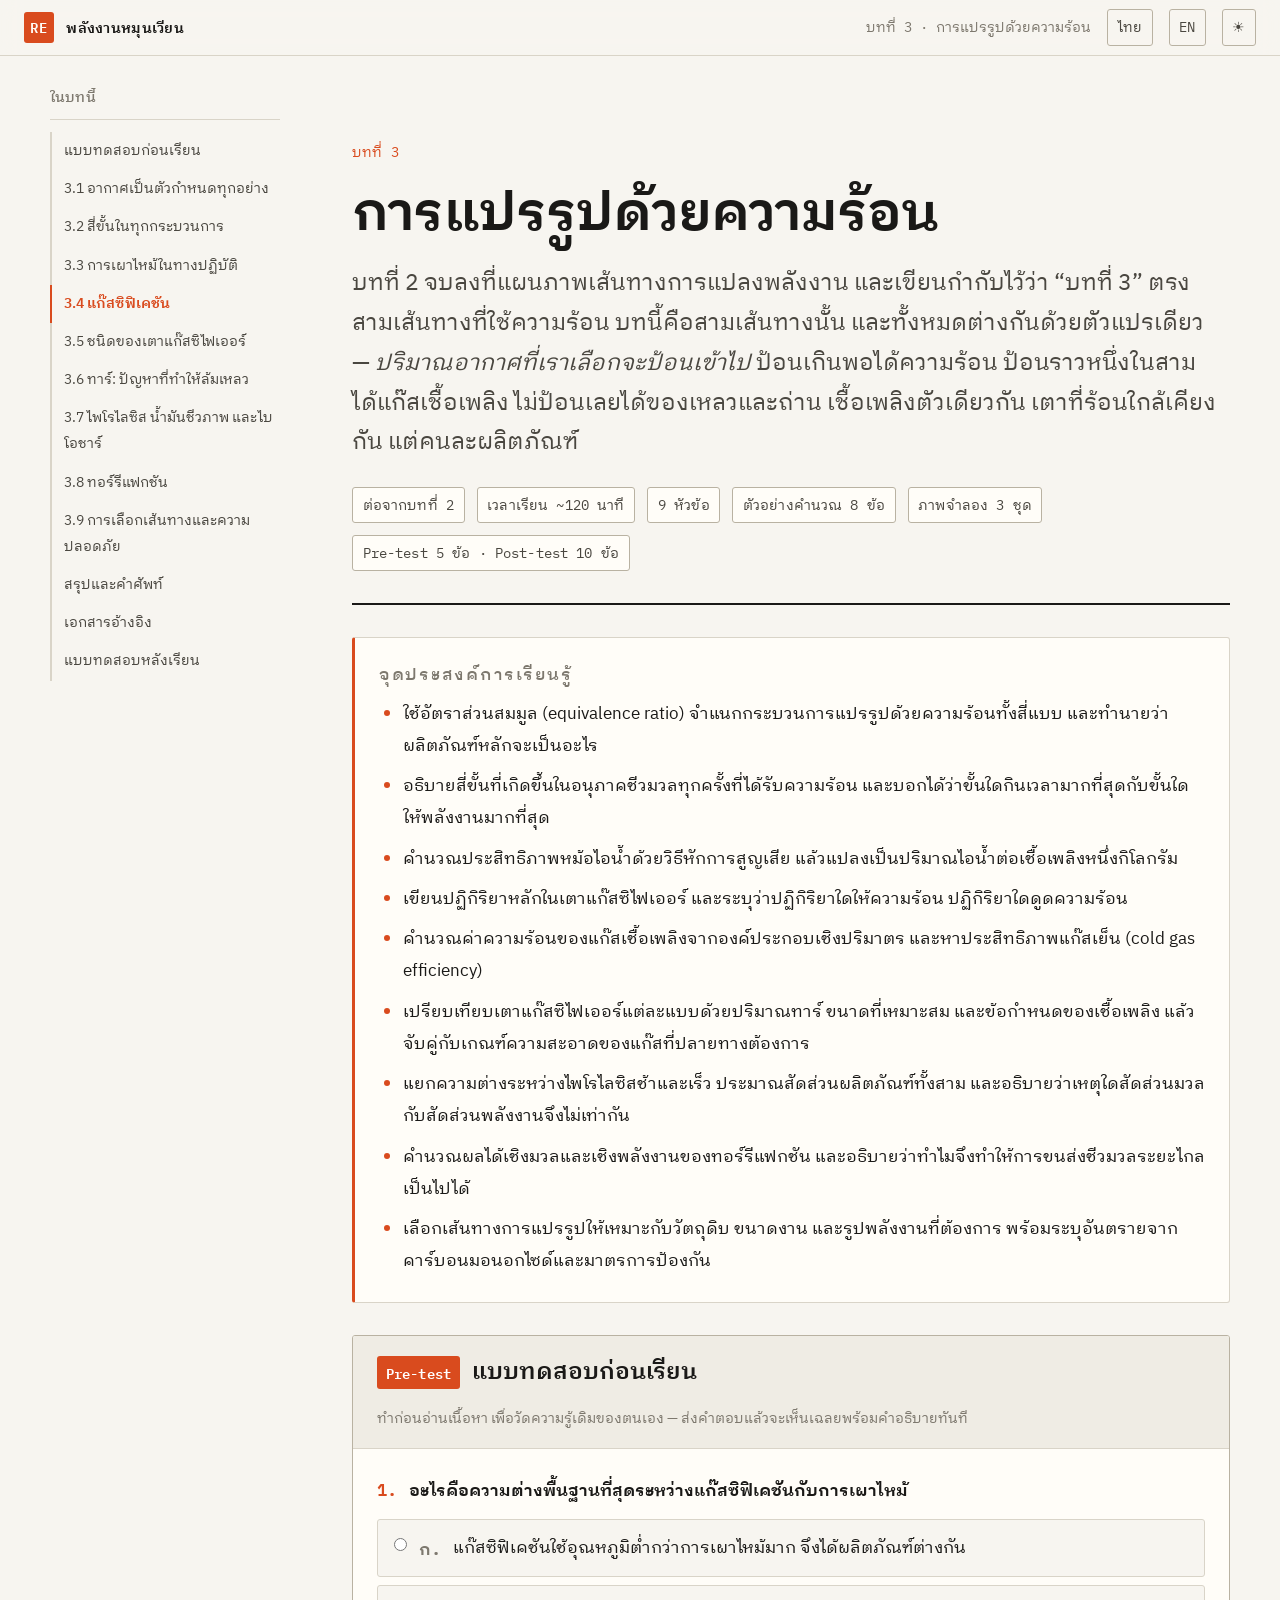
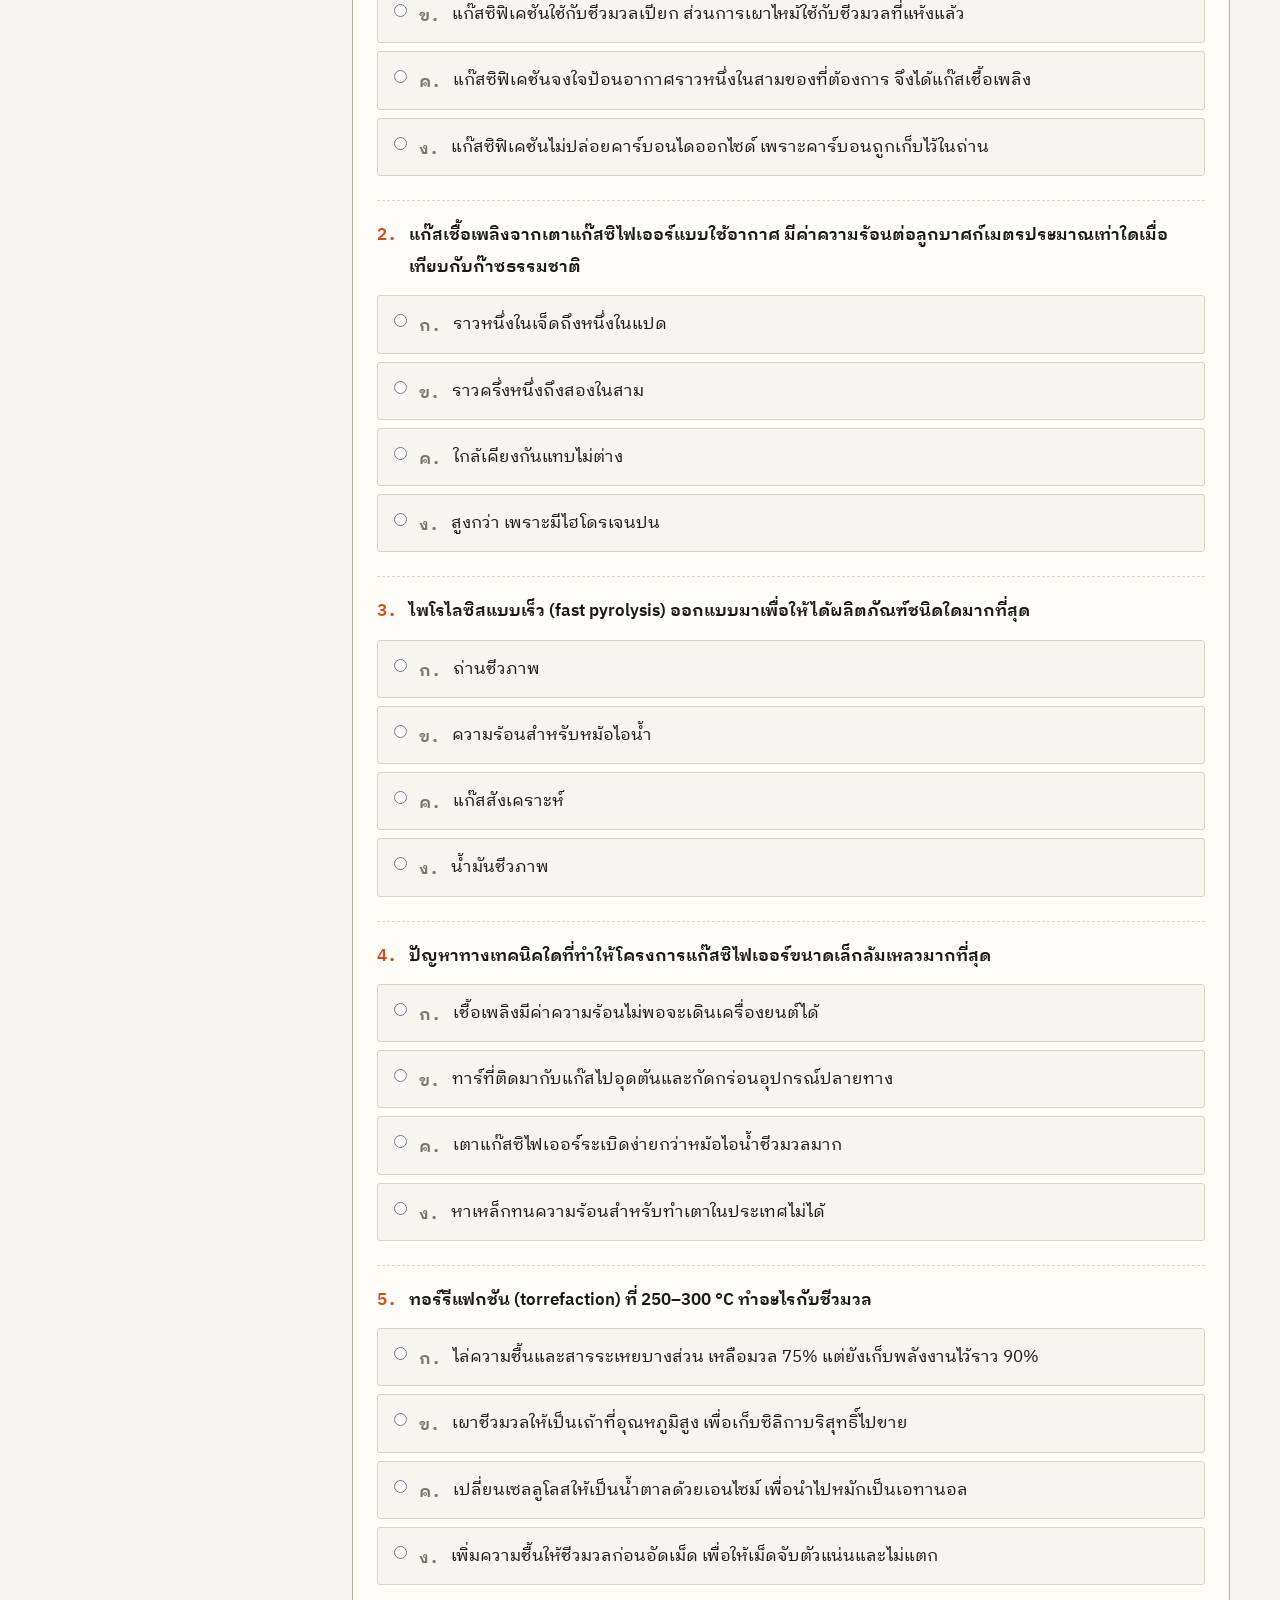
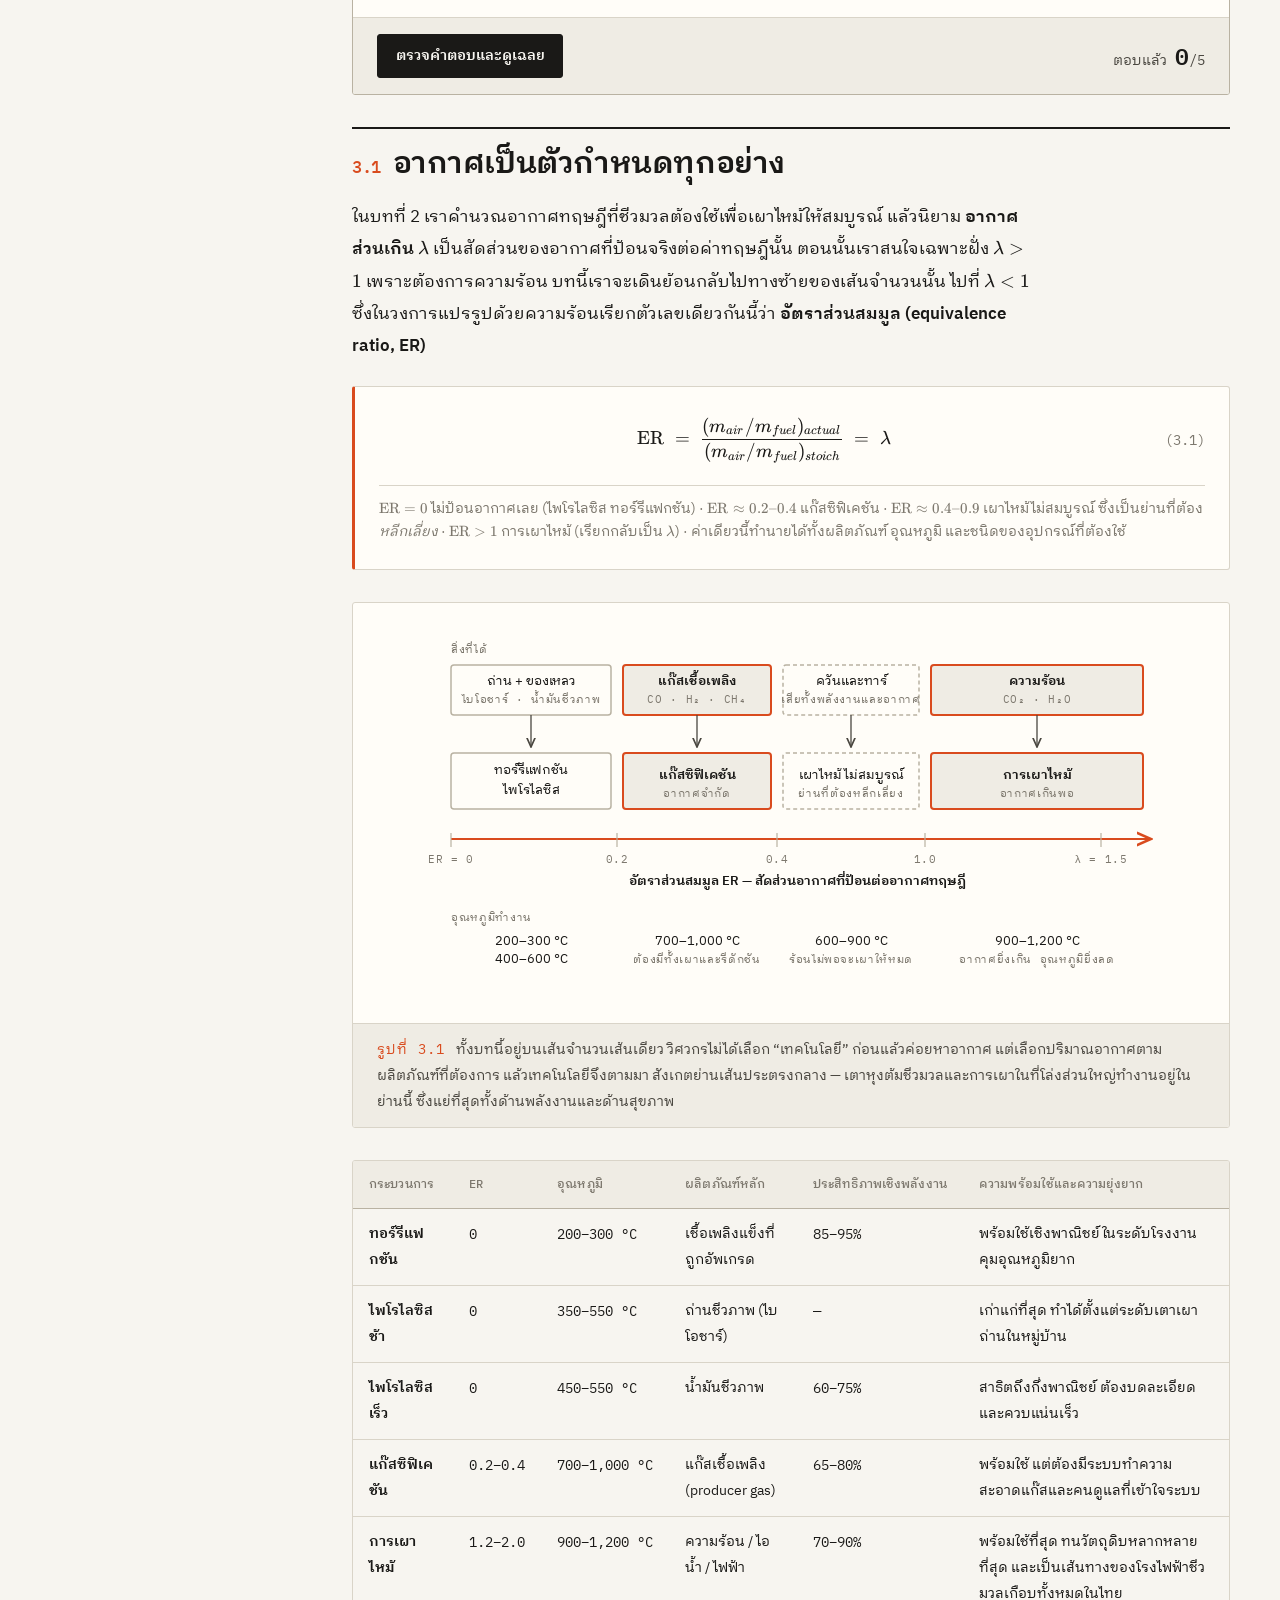
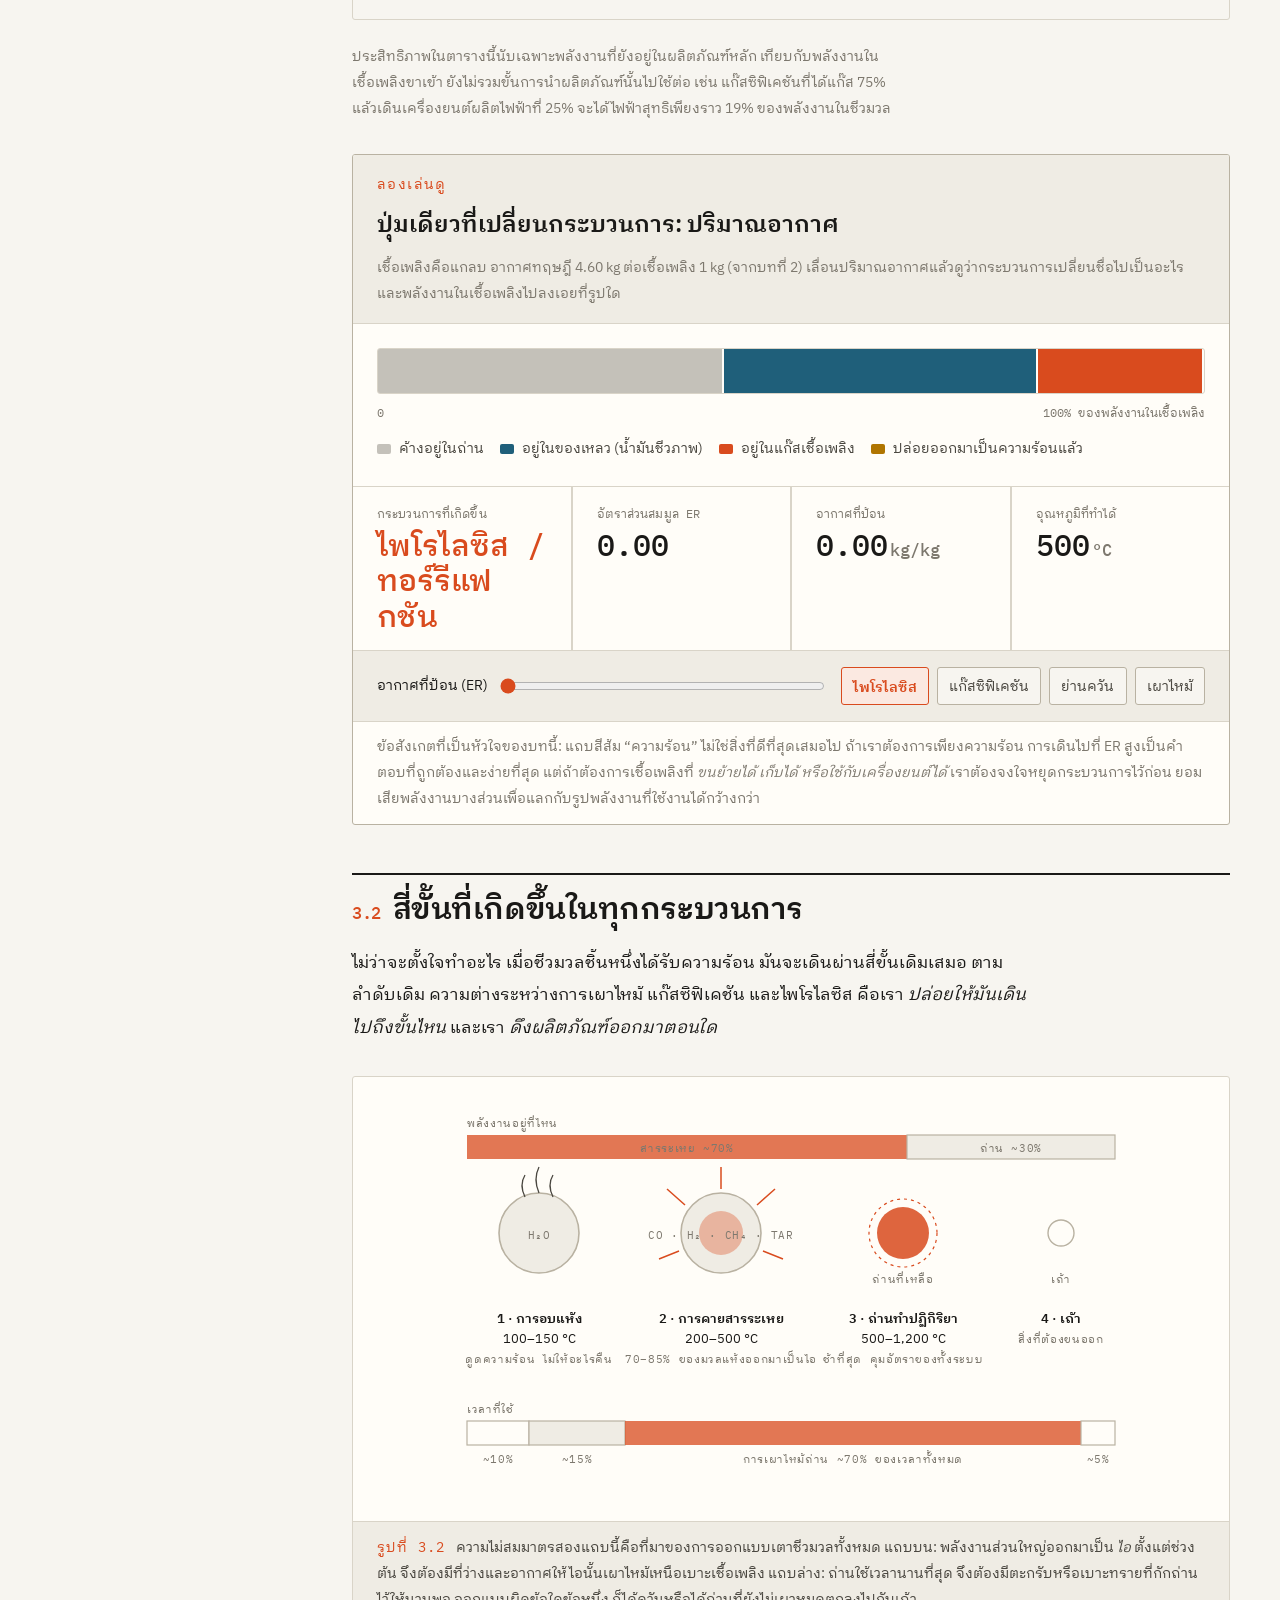
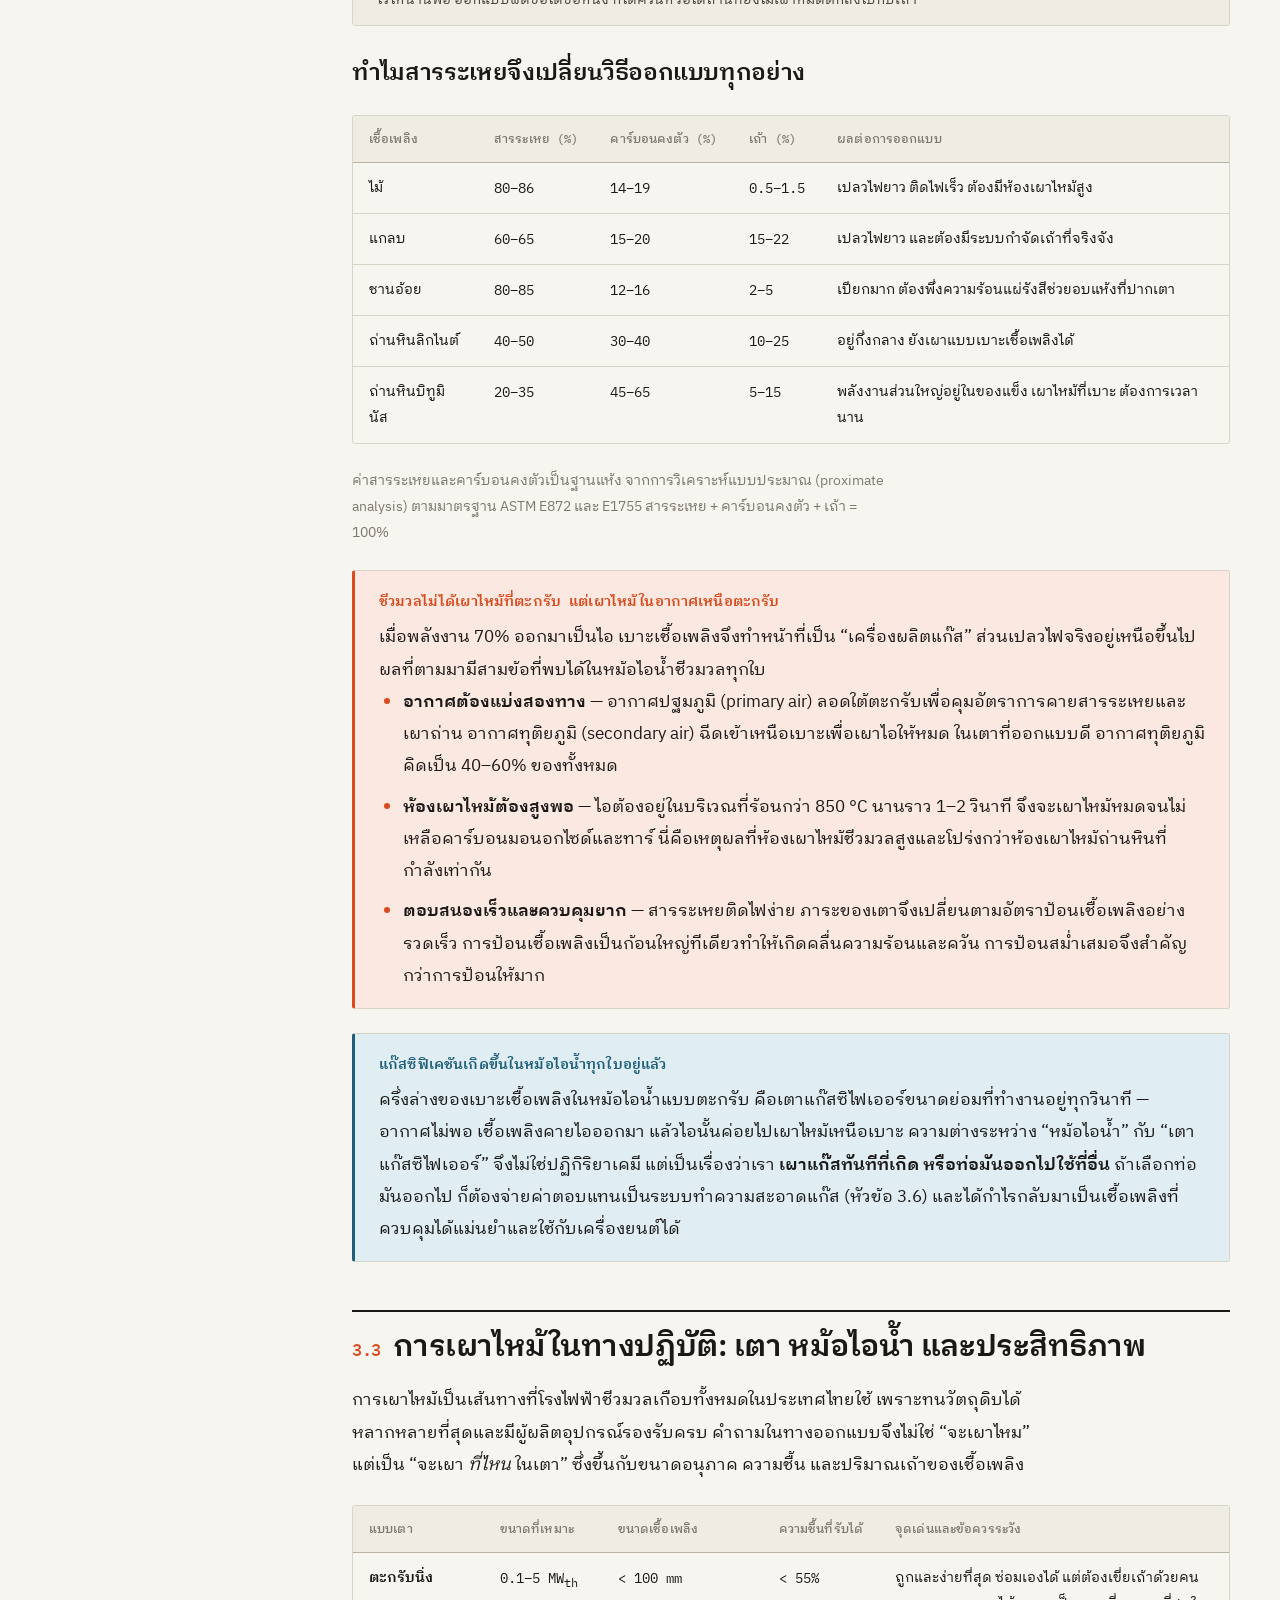
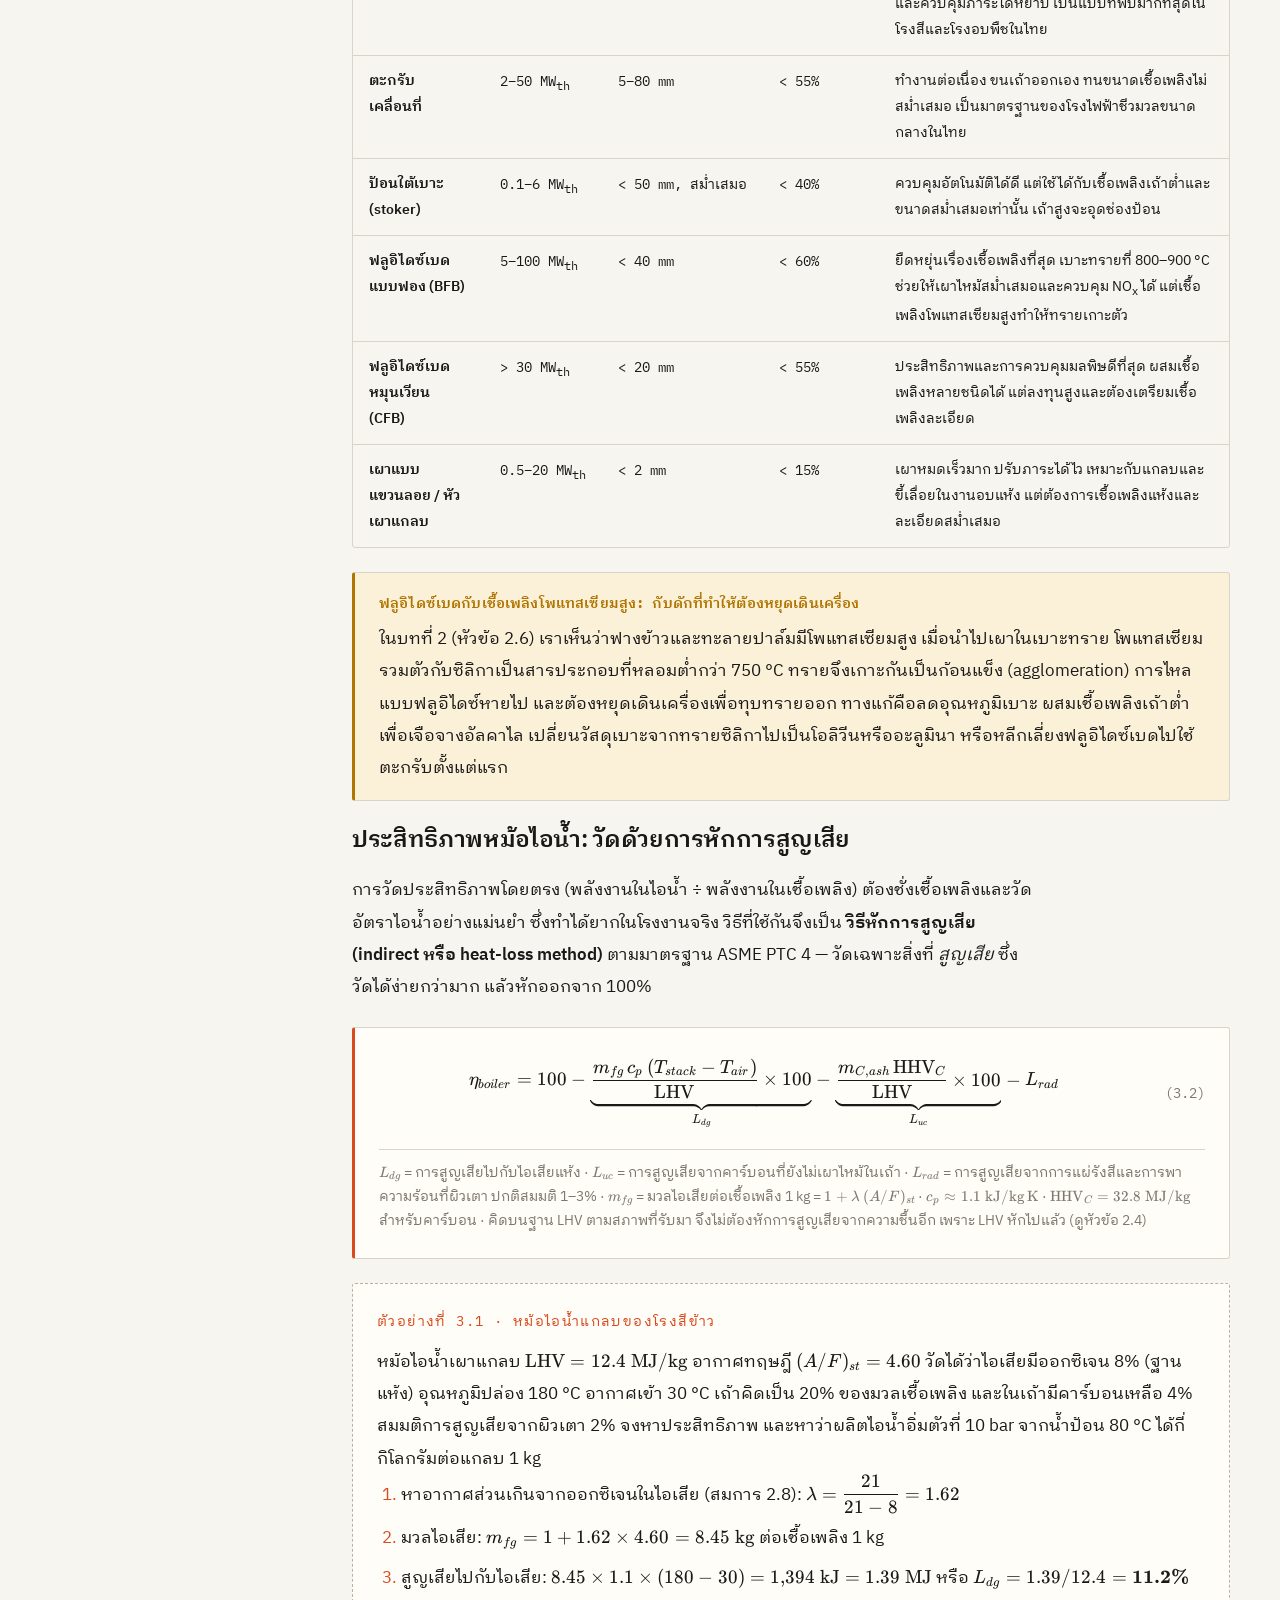
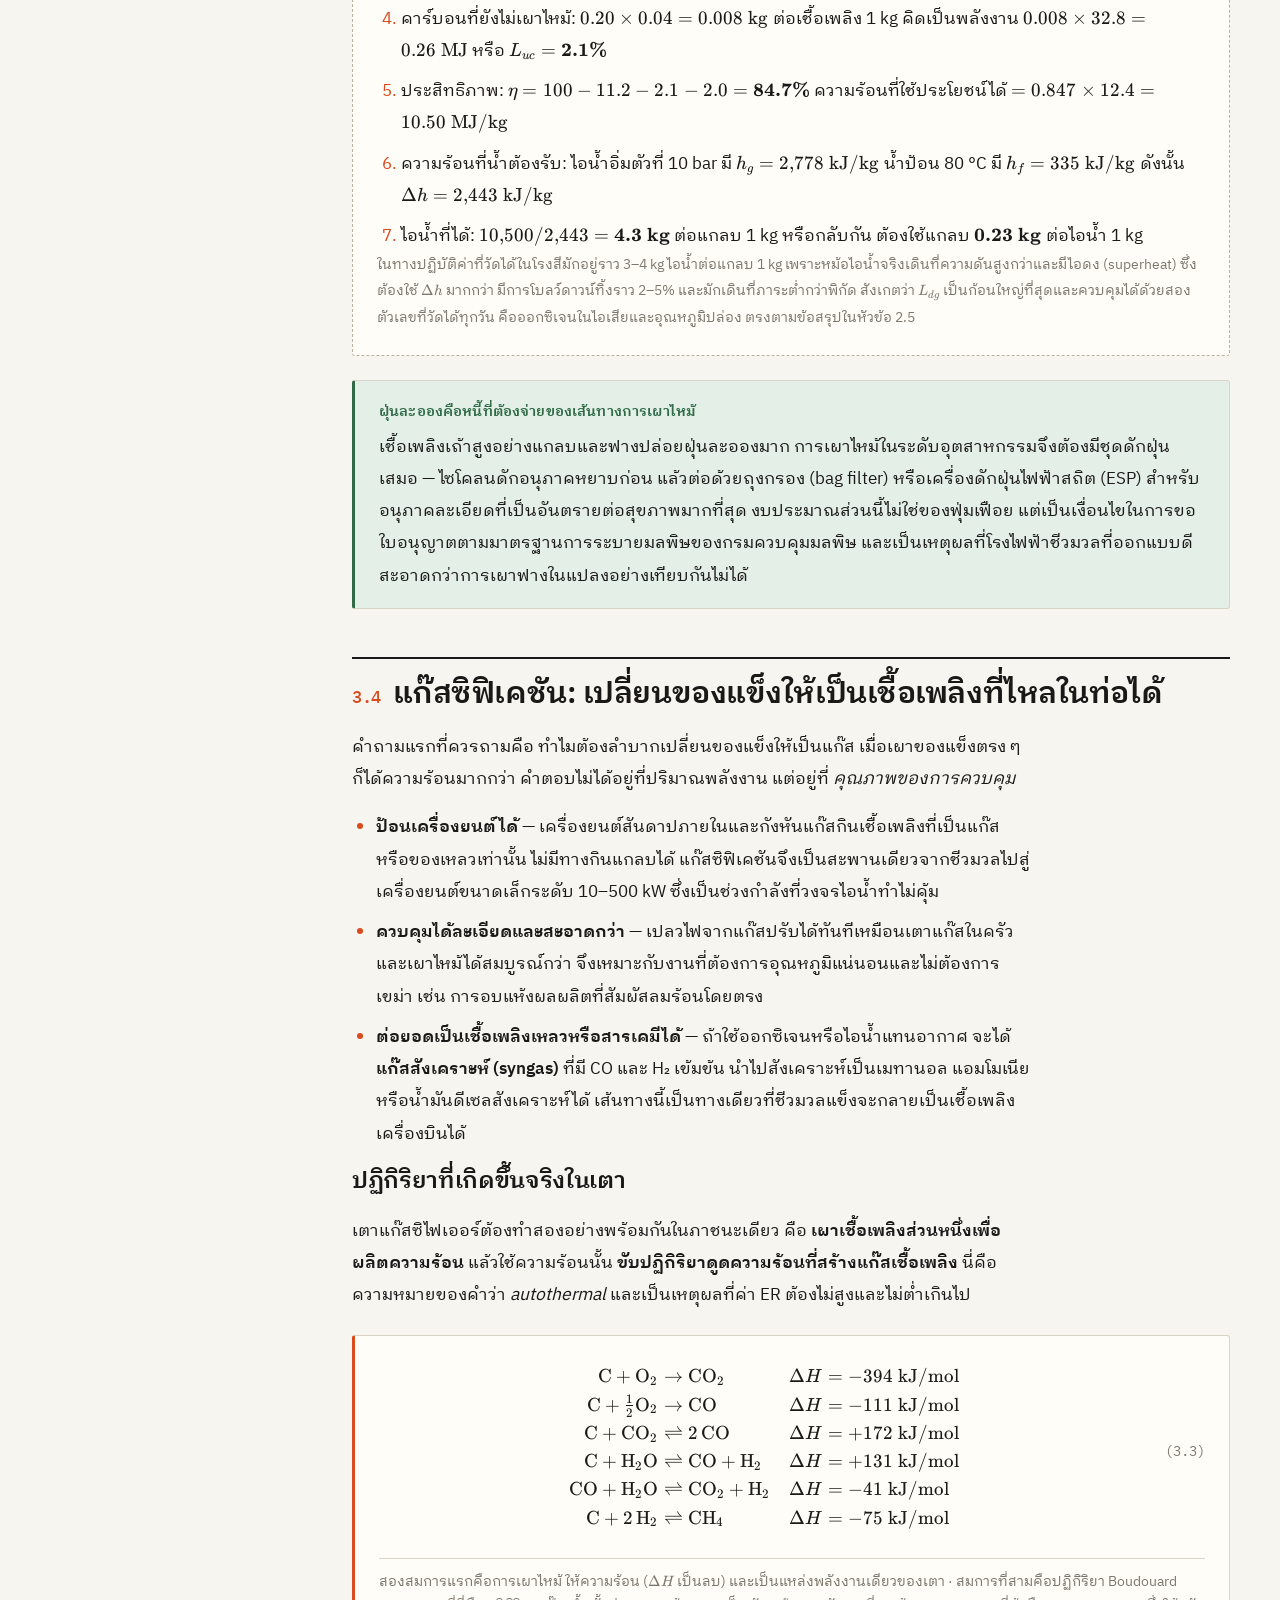
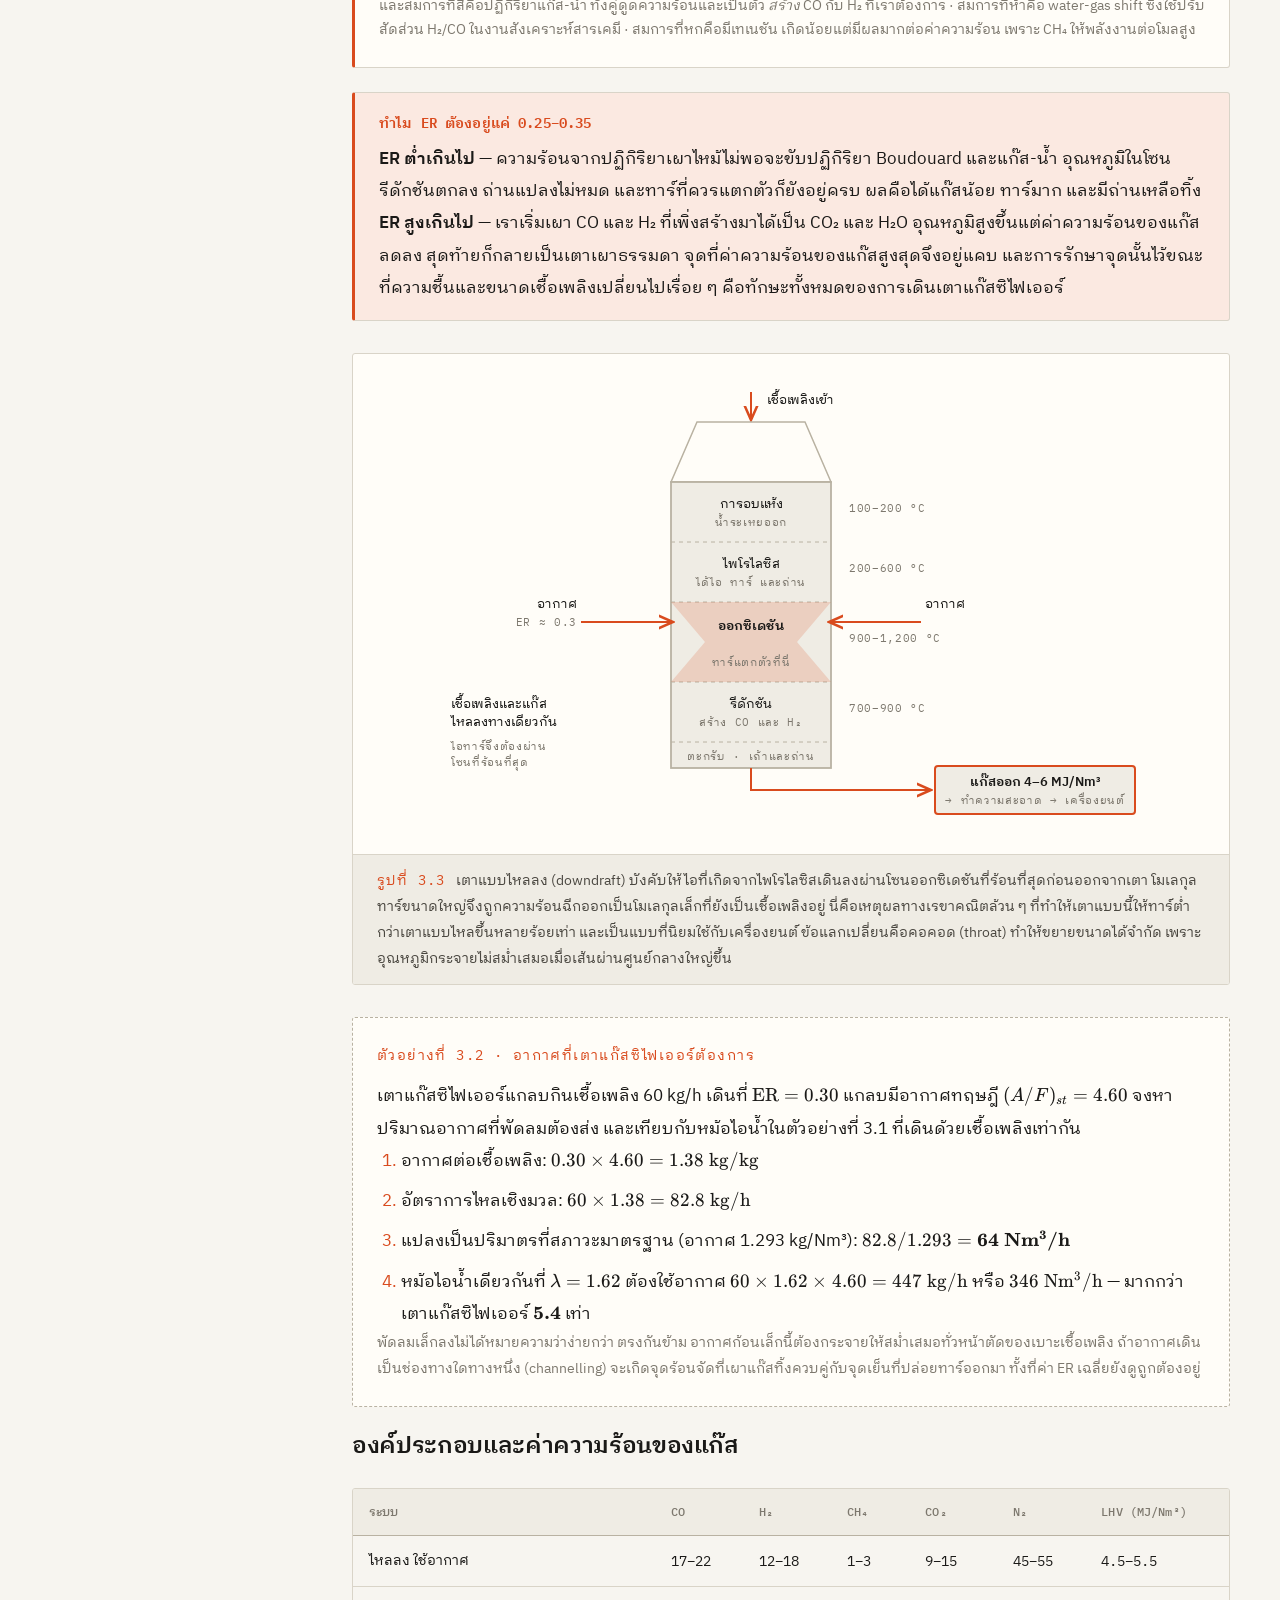
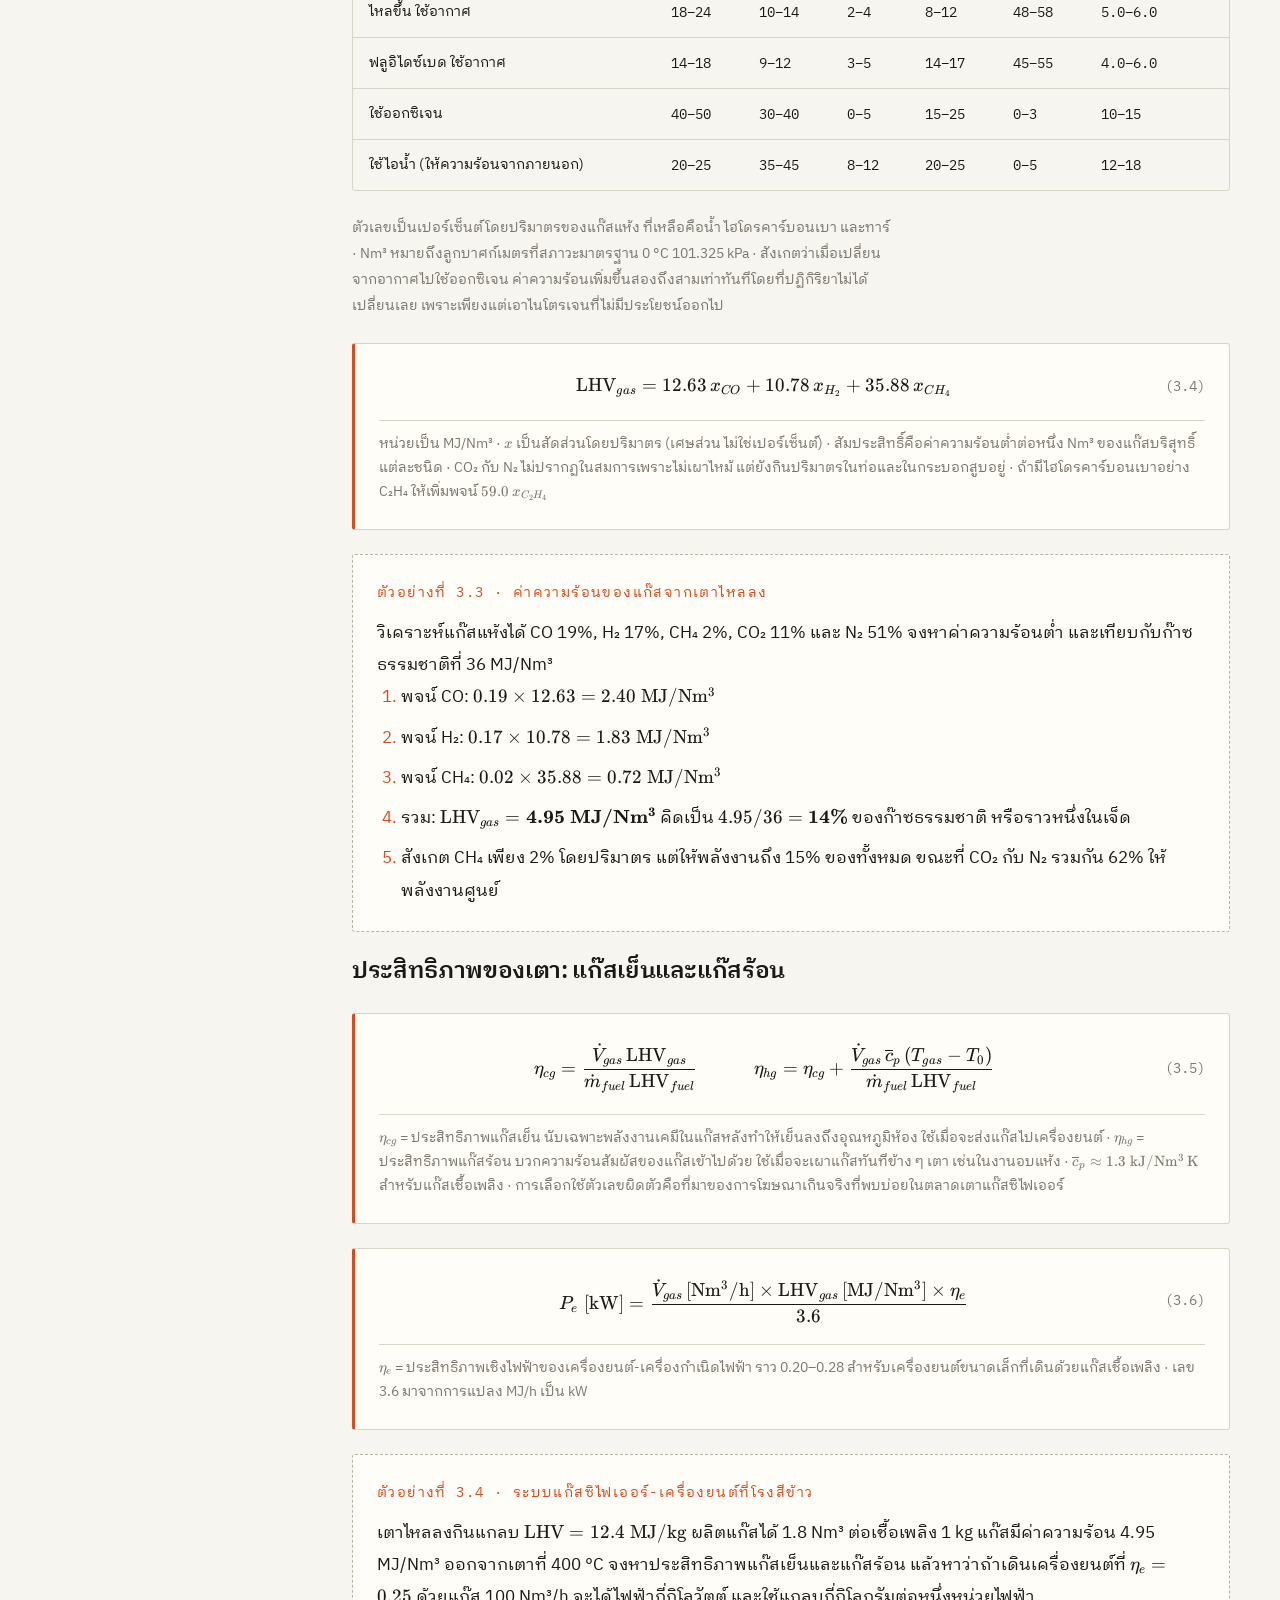
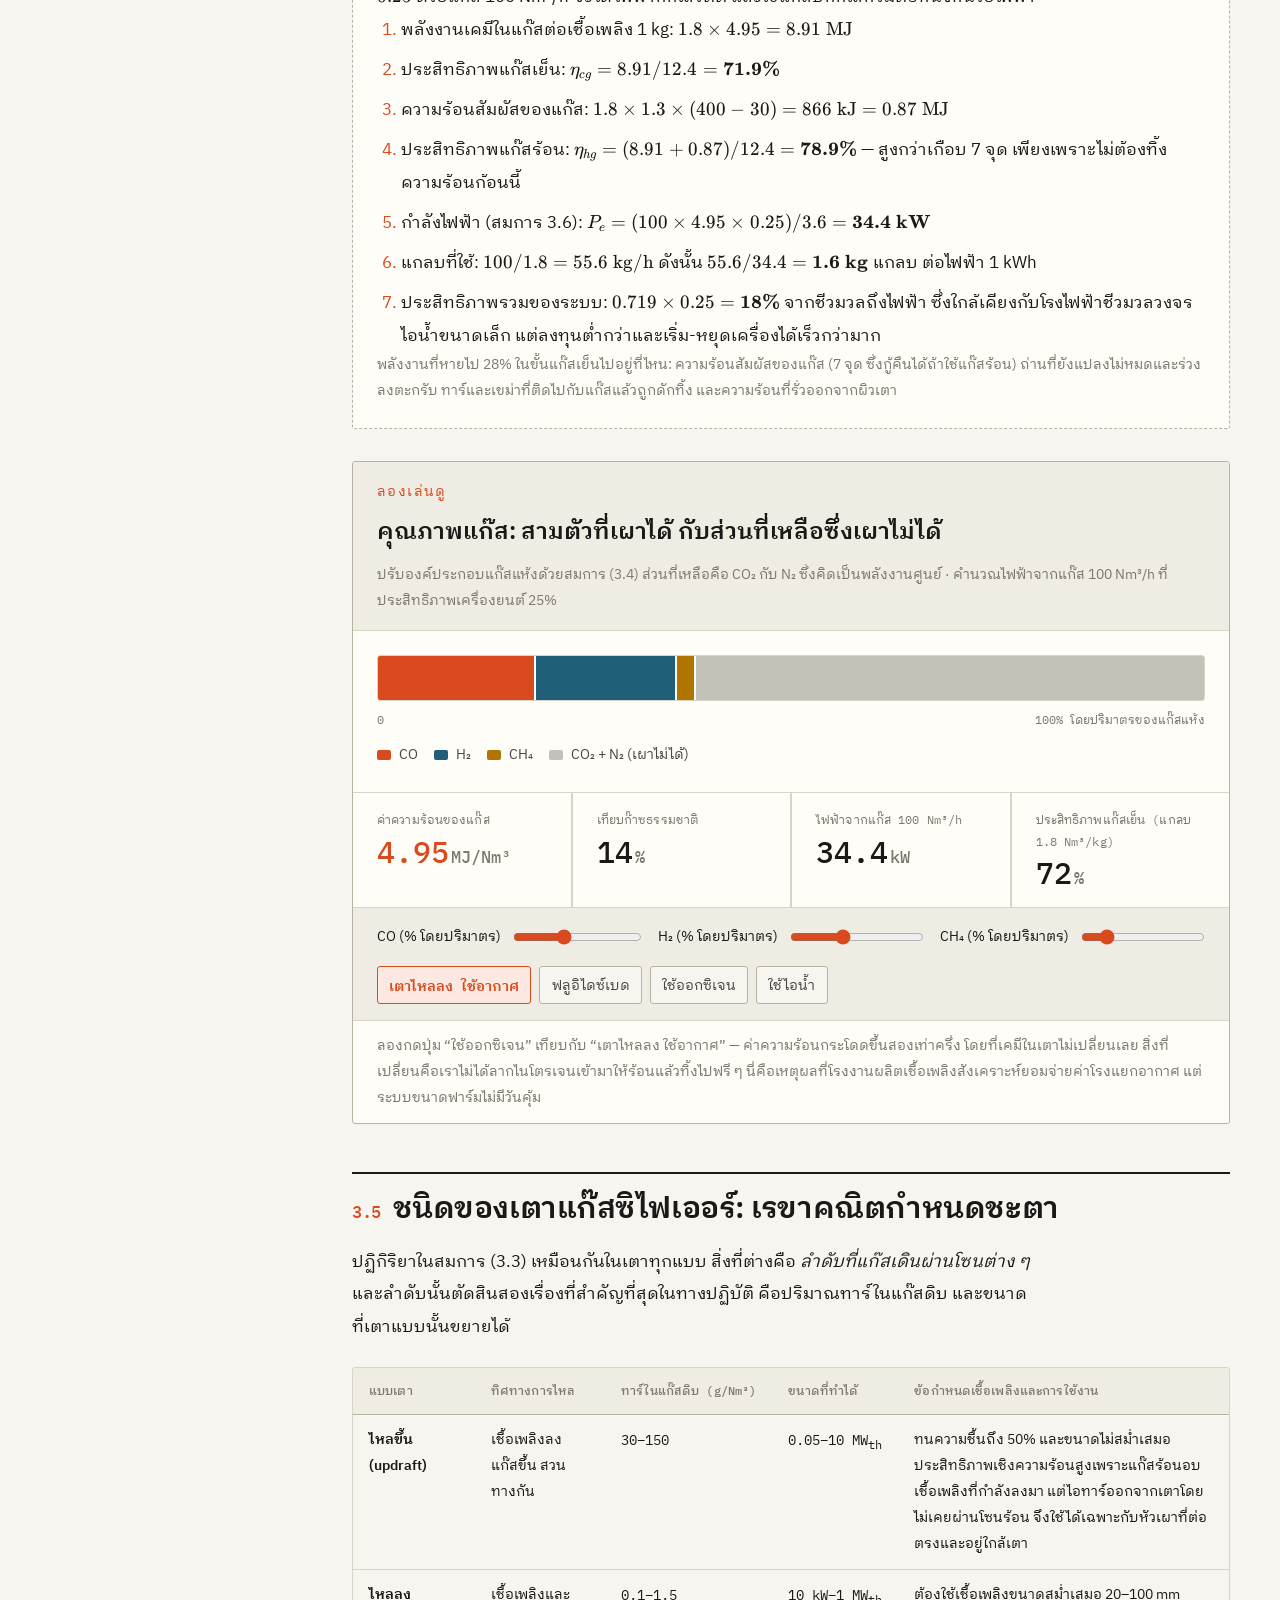
<file: chapters/03-thermal-conversion.html>
<!DOCTYPE html>
<html lang="th" data-lang="th" data-theme="light">
<head>
<meta charset="utf-8">
<meta name="viewport" content="width=device-width, initial-scale=1">
<title>บทที่ 3 · การแปรรูปด้วยความร้อน</title>
<meta name="description" content="การเผาไหม้ แก๊สซิฟิเคชัน ไพโรไลซิส และทอร์รีแฟกชัน — ปริมาณอากาศเป็นตัวกำหนดผลิตภัณฑ์ กลไกภายในอนุภาค ชนิดของเตา ปัญหาทาร์ และการเลือกเส้นทางให้เหมาะกับงานในฟาร์ม">
<link rel="preconnect" href="https://fonts.googleapis.com">
<link rel="preconnect" href="https://fonts.gstatic.com" crossorigin>
<link href="https://fonts.googleapis.com/css2?family=IBM+Plex+Mono:wght@400;500;600&family=IBM+Plex+Sans:wght@400;500;600;700&family=IBM+Plex+Sans+Thai+Looped:wght@400;500;600;700&display=swap" rel="stylesheet">
<link rel="stylesheet" href="../assets/vendor/katex/katex.min.css">
<link rel="stylesheet" href="../assets/css/base.css">
<link rel="stylesheet" href="../assets/css/components.css">
<link rel="stylesheet" href="../assets/css/anim.css">
<script src="../assets/js/boot.js"></script>
</head>
<body data-chapter="03">

<a class="skip" href="#main"><span class="th">ข้ามไปเนื้อหาหลัก</span><span class="en">Skip to main content</span></a>
<div class="progress" aria-hidden="true"></div>

<header class="topbar">
  <a class="topbar__brand" href="../index.html">
    <span class="mark">RE</span>
    <span class="name">
      <span class="th">พลังงานหมุนเวียน</span>
      <span class="en">Renewable Energy</span>
    </span>
  </a>
  <span class="topbar__spacer"></span>
  <span class="topbar__crumb">
    <span class="th">บทที่ 3 · การแปรรูปด้วยความร้อน</span>
    <span class="en">Chapter 3 · Thermal Conversion</span>
  </span>
  <button class="btn-toggle" data-lang-btn="th" aria-pressed="true">ไทย</button>
  <button class="btn-toggle" data-lang-btn="en" aria-pressed="false">EN</button>
  <button class="btn-toggle" data-theme-toggle aria-label="Switch theme"><span class="icon">☀</span></button>
</header>

<div class="wrap">
  <div class="layout">

    <!-- ============ sidebar ============ -->
    <aside class="sidebar">
      <h2><span class="th">ในบทนี้</span><span class="en">In this chapter</span></h2>
      <ol>
        <li><a href="#pretest"><span class="th">แบบทดสอบก่อนเรียน</span><span class="en">Pre-test</span></a></li>
        <li><a href="#s1"><span class="th">3.1 อากาศเป็นตัวกำหนดทุกอย่าง</span><span class="en">3.1 Air decides everything</span></a></li>
        <li><a href="#s2"><span class="th">3.2 สี่ขั้นในทุกกระบวนการ</span><span class="en">3.2 Four stages, every process</span></a></li>
        <li><a href="#s3"><span class="th">3.3 การเผาไหม้ในทางปฏิบัติ</span><span class="en">3.3 Combustion in practice</span></a></li>
        <li><a href="#s4"><span class="th">3.4 แก๊สซิฟิเคชัน</span><span class="en">3.4 Gasification</span></a></li>
        <li><a href="#s5"><span class="th">3.5 ชนิดของเตาแก๊สซิไฟเออร์</span><span class="en">3.5 Types of gasifier</span></a></li>
        <li><a href="#s6"><span class="th">3.6 ทาร์: ปัญหาที่ทำให้ล้มเหลว</span><span class="en">3.6 Tar: the project killer</span></a></li>
        <li><a href="#s7"><span class="th">3.7 ไพโรไลซิส น้ำมันชีวภาพ และไบโอชาร์</span><span class="en">3.7 Pyrolysis, bio-oil and biochar</span></a></li>
        <li><a href="#s8"><span class="th">3.8 ทอร์รีแฟกชัน</span><span class="en">3.8 Torrefaction</span></a></li>
        <li><a href="#s9"><span class="th">3.9 การเลือกเส้นทางและความปลอดภัย</span><span class="en">3.9 Choosing a route, and safety</span></a></li>
        <li><a href="#summary"><span class="th">สรุปและคำศัพท์</span><span class="en">Summary and glossary</span></a></li>
        <li><a href="#references"><span class="th">เอกสารอ้างอิง</span><span class="en">References</span></a></li>
        <li><a href="#posttest"><span class="th">แบบทดสอบหลังเรียน</span><span class="en">Post-test</span></a></li>
      </ol>
    </aside>

    <!-- ============ main ============ -->
    <main id="main">

      <header class="chapter-head">
        <span class="chapter-head__num">
          <span class="th">บทที่ 3</span><span class="en">Chapter 3</span>
        </span>
        <h1>
          <span class="th">การแปรรูปด้วยความร้อน</span>
          <span class="en">Thermal Conversion</span>
        </h1>
        <p class="lead">
          <span class="th">บทที่ 2 จบลงที่แผนภาพเส้นทางการแปลงพลังงาน และเขียนกำกับไว้ว่า “บทที่ 3” ตรงสามเส้นทางที่ใช้ความร้อน บทนี้คือสามเส้นทางนั้น และทั้งหมดต่างกันด้วยตัวแปรเดียว — <em>ปริมาณอากาศที่เราเลือกจะป้อนเข้าไป</em> ป้อนเกินพอได้ความร้อน ป้อนราวหนึ่งในสามได้แก๊สเชื้อเพลิง ไม่ป้อนเลยได้ของเหลวและถ่าน เชื้อเพลิงตัวเดียวกัน เตาที่ร้อนใกล้เคียงกัน แต่คนละผลิตภัณฑ์</span>
          <span class="en">Chapter 2 ended with a diagram of conversion pathways, with “Ch 3” written beside the three thermal routes. This chapter is those three routes — and they differ by a single variable: <em>how much air you choose to admit</em>. Supply more than enough and you get heat; supply about a third and you get a fuel gas; supply none and you get liquid and char. Same fuel, similar temperatures, entirely different products.</span>
        </p>
        <div class="chapter-head__facts">
          <span class="chip"><span class="th">ต่อจากบทที่ 2</span><span class="en">Builds on Chapter 2</span></span>
          <span class="chip"><span class="th">เวลาเรียน ~120 นาที</span><span class="en">~120 min</span></span>
          <span class="chip"><span class="th">9 หัวข้อ</span><span class="en">9 sections</span></span>
          <span class="chip"><span class="th">ตัวอย่างคำนวณ 8 ข้อ</span><span class="en">8 worked examples</span></span>
          <span class="chip"><span class="th">ภาพจำลอง 3 ชุด</span><span class="en">3 interactive models</span></span>
          <span class="chip"><span class="th">Pre-test 5 ข้อ · Post-test 10 ข้อ</span><span class="en">Pre-test 5 · Post-test 10</span></span>
        </div>
      </header>

      <div class="objectives">
        <h2><span class="th">จุดประสงค์การเรียนรู้</span><span class="en">Learning objectives</span></h2>
        <ul>
          <li>
            <span class="th">ใช้อัตราส่วนสมมูล (equivalence ratio) จำแนกกระบวนการแปรรูปด้วยความร้อนทั้งสี่แบบ และทำนายว่าผลิตภัณฑ์หลักจะเป็นอะไร</span>
            <span class="en">Use the equivalence ratio to classify all four thermal routes and predict what the main product will be.</span>
          </li>
          <li>
            <span class="th">อธิบายสี่ขั้นที่เกิดขึ้นในอนุภาคชีวมวลทุกครั้งที่ได้รับความร้อน และบอกได้ว่าขั้นใดกินเวลามากที่สุดกับขั้นใดให้พลังงานมากที่สุด</span>
            <span class="en">Describe the four stages every heated biomass particle goes through, and say which takes the most time and which releases the most energy.</span>
          </li>
          <li>
            <span class="th">คำนวณประสิทธิภาพหม้อไอน้ำด้วยวิธีหักการสูญเสีย แล้วแปลงเป็นปริมาณไอน้ำต่อเชื้อเพลิงหนึ่งกิโลกรัม</span>
            <span class="en">Compute boiler efficiency by the heat-loss method and convert it into kilograms of steam per kilogram of fuel.</span>
          </li>
          <li>
            <span class="th">เขียนปฏิกิริยาหลักในเตาแก๊สซิไฟเออร์ และระบุว่าปฏิกิริยาใดให้ความร้อน ปฏิกิริยาใดดูดความร้อน</span>
            <span class="en">Write the main gasifier reactions and identify which release heat and which absorb it.</span>
          </li>
          <li>
            <span class="th">คำนวณค่าความร้อนของแก๊สเชื้อเพลิงจากองค์ประกอบเชิงปริมาตร และหาประสิทธิภาพแก๊สเย็น (cold gas efficiency)</span>
            <span class="en">Calculate the heating value of producer gas from its volumetric composition and find the cold gas efficiency.</span>
          </li>
          <li>
            <span class="th">เปรียบเทียบเตาแก๊สซิไฟเออร์แต่ละแบบด้วยปริมาณทาร์ ขนาดที่เหมาะสม และข้อกำหนดของเชื้อเพลิง แล้วจับคู่กับเกณฑ์ความสะอาดของแก๊สที่ปลายทางต้องการ</span>
            <span class="en">Compare gasifier designs by tar output, workable scale and fuel requirements, and match them to the gas-cleanliness limit the end use demands.</span>
          </li>
          <li>
            <span class="th">แยกความต่างระหว่างไพโรไลซิสช้าและเร็ว ประมาณสัดส่วนผลิตภัณฑ์ทั้งสาม และอธิบายว่าเหตุใดสัดส่วนมวลกับสัดส่วนพลังงานจึงไม่เท่ากัน</span>
            <span class="en">Distinguish slow from fast pyrolysis, estimate the three product yields, and explain why the mass split and the energy split are not the same.</span>
          </li>
          <li>
            <span class="th">คำนวณผลได้เชิงมวลและเชิงพลังงานของทอร์รีแฟกชัน และอธิบายว่าทำไมจึงทำให้การขนส่งชีวมวลระยะไกลเป็นไปได้</span>
            <span class="en">Compute the mass and energy yields of torrefaction and explain why it makes long-distance biomass transport viable.</span>
          </li>
          <li>
            <span class="th">เลือกเส้นทางการแปรรูปให้เหมาะกับวัตถุดิบ ขนาดงาน และรูปพลังงานที่ต้องการ พร้อมระบุอันตรายจากคาร์บอนมอนอกไซด์และมาตรการป้องกัน</span>
            <span class="en">Choose a conversion route to suit the feedstock, the scale and the required energy form, and state the carbon-monoxide hazard and the precautions against it.</span>
          </li>
        </ul>
      </div>

      <!-- ============ PRE-TEST ============ -->
      <section class="quiz quiz--pre" id="pretest" data-quiz="pre" data-pass="0.6">
        <script type="application/json" class="quiz-data">
{
  "questions": [
    {
      "q": {
        "th": "อะไรคือความต่างพื้นฐานที่สุดระหว่างแก๊สซิฟิเคชันกับการเผาไหม้",
        "en": "What is the most fundamental difference between gasification and combustion?"
      },
      "choices": [
        {
          "th": "แก๊สซิฟิเคชันใช้อุณหภูมิต่ำกว่าการเผาไหม้มาก จึงได้ผลิตภัณฑ์ต่างกัน",
          "en": "Gasification runs far cooler than combustion, so the product differs"
        },
        {
          "th": "แก๊สซิฟิเคชันใช้กับชีวมวลเปียก ส่วนการเผาไหม้ใช้กับชีวมวลที่แห้งแล้ว",
          "en": "Gasification takes wet biomass and combustion takes dried biomass"
        },
        {
          "th": "แก๊สซิฟิเคชันจงใจป้อนอากาศราวหนึ่งในสามของที่ต้องการ จึงได้แก๊สเชื้อเพลิง",
          "en": "Gasification admits about a third of the air needed, yielding a fuel gas"
        },
        {
          "th": "แก๊สซิฟิเคชันไม่ปล่อยคาร์บอนไดออกไซด์ เพราะคาร์บอนถูกเก็บไว้ในถ่าน",
          "en": "Gasification emits no carbon dioxide, as the carbon stays in the char"
        }
      ],
      "answer": 2,
      "why": {
        "th": "ทั้งสองกระบวนการร้อนใกล้เคียงกัน (700–1,200 °C) และใช้เชื้อเพลิงแห้งเหมือนกัน ตัวแปรที่ต่างคือปริมาณอากาศ การเผาไหม้ป้อนอากาศเกินพอเพื่อออกซิไดซ์คาร์บอนให้เป็น CO₂ จนหมด ได้ความร้อนสูงสุด ส่วนแก๊สซิฟิเคชันจำกัดอากาศไว้ที่ราว 0.25–0.35 ของค่าทฤษฎี จึงหยุดปฏิกิริยาไว้ครึ่งทางที่ CO และ H₂ ซึ่งยังเป็นเชื้อเพลิงอยู่",
        "en": "Both run hot (700–1,200 °C) on dry fuel. The variable is air. Combustion supplies more than enough to oxidise all the carbon to CO₂ and extract maximum heat; gasification restricts air to roughly 0.25–0.35 of the theoretical amount, stopping the reactions half-way at CO and H₂, which are still fuel."
      }
    },
    {
      "q": {
        "th": "แก๊สเชื้อเพลิงจากเตาแก๊สซิไฟเออร์แบบใช้อากาศ มีค่าความร้อนต่อลูกบาศก์เมตรประมาณเท่าใดเมื่อเทียบกับก๊าซธรรมชาติ",
        "en": "How does the heating value per cubic metre of air-blown producer gas compare with natural gas?"
      },
      "choices": [
        {
          "th": "ราวหนึ่งในเจ็ดถึงหนึ่งในแปด",
          "en": "About one-seventh to one-eighth"
        },
        {
          "th": "ราวครึ่งหนึ่งถึงสองในสาม",
          "en": "About one-half to two-thirds"
        },
        {
          "th": "ใกล้เคียงกันแทบไม่ต่าง",
          "en": "Very nearly the same"
        },
        {
          "th": "สูงกว่า เพราะมีไฮโดรเจนปน",
          "en": "Higher, thanks to the hydrogen"
        }
      ],
      "answer": 0,
      "why": {
        "th": "แก๊สจากเตาที่ใช้อากาศมีค่าความร้อนราว 4–6 MJ/Nm³ เทียบกับก๊าซธรรมชาติราว 36 MJ/Nm³ สาเหตุคือไนโตรเจนจากอากาศเจือจางแก๊สอยู่ถึง 45–55% โดยปริมาตร ไนโตรเจนไม่เผาไหม้ แต่กินที่ในท่อและในกระบอกสูบ เครื่องยนต์ที่เดินด้วยแก๊สนี้จึงให้กำลังลดลงราว 20–30%",
        "en": "Air-blown producer gas holds about 4–6 MJ/Nm³ against roughly 36 MJ/Nm³ for natural gas, because nitrogen from the air dilutes it to 45–55% by volume. That nitrogen does not burn but still occupies the pipe and the cylinder, which is why an engine on producer gas derates by 20–30%."
      }
    },
    {
      "q": {
        "th": "ไพโรไลซิสแบบเร็ว (fast pyrolysis) ออกแบบมาเพื่อให้ได้ผลิตภัณฑ์ชนิดใดมากที่สุด",
        "en": "Fast pyrolysis is designed to maximise which product?"
      },
      "choices": [
        {
          "th": "ถ่านชีวภาพ",
          "en": "Biochar"
        },
        {
          "th": "ความร้อนสำหรับหม้อไอน้ำ",
          "en": "Heat for a boiler"
        },
        {
          "th": "แก๊สสังเคราะห์",
          "en": "Syngas"
        },
        {
          "th": "น้ำมันชีวภาพ",
          "en": "Bio-oil"
        }
      ],
      "answer": 3,
      "why": {
        "th": "ไพโรไลซิสแบบเร็วให้ความร้อนอนุภาคเล็ก ๆ อย่างรุนแรงที่ราว 500 °C แล้วดึงไอออกมาควบแน่นภายในเวลาไม่ถึง 2 วินาที เพื่อไม่ให้ไอมีเวลาแตกตัวต่อเป็นแก๊ส ได้น้ำมันชีวภาพถึง 60–75% ของมวลแห้ง ถ้าต้องการถ่านต้องทำตรงกันข้าม คือให้ความร้อนช้า ๆ และปล่อยให้อยู่นาน",
        "en": "Fast pyrolysis heats small particles hard at around 500 °C and pulls the vapour out to be condensed in under two seconds, before it can crack further into gas. That yields 60–75% bio-oil on a dry-mass basis. To get char you do the opposite: heat slowly and hold for a long time."
      }
    },
    {
      "q": {
        "th": "ปัญหาทางเทคนิคใดที่ทำให้โครงการแก๊สซิไฟเออร์ขนาดเล็กล้มเหลวมากที่สุด",
        "en": "Which technical problem most often kills small gasifier projects?"
      },
      "choices": [
        {
          "th": "เชื้อเพลิงมีค่าความร้อนไม่พอจะเดินเครื่องยนต์ได้",
          "en": "The fuel holds too little energy to run an engine at all"
        },
        {
          "th": "ทาร์ที่ติดมากับแก๊สไปอุดตันและกัดกร่อนอุปกรณ์ปลายทาง",
          "en": "Tar carried in the gas fouls and corrodes everything downstream"
        },
        {
          "th": "เตาแก๊สซิไฟเออร์ระเบิดง่ายกว่าหม้อไอน้ำชีวมวลมาก",
          "en": "A gasifier is far more prone to explode than a biomass boiler"
        },
        {
          "th": "หาเหล็กทนความร้อนสำหรับทำเตาในประเทศไม่ได้",
          "en": "Heat-resistant steel for the reactor cannot be sourced locally"
        }
      ],
      "answer": 1,
      "why": {
        "th": "ทาร์คือไอสารอินทรีย์หนักที่ควบแน่นเป็นของเหลวเหนียวเมื่อแก๊สเย็นลง ไปเกาะกรองอากาศ ท่อ วาล์ว และวาล์วเครื่องยนต์ เครื่องยนต์สันดาปภายในรับได้เพียงระดับ 50–100 mg/Nm³ ขณะที่เตาแบบไหลขึ้น (updraft) ให้ทาร์ออกมาถึงระดับหมื่น mg/Nm³ ระบบทำความสะอาดแก๊สจึงเป็นหัวใจ ไม่ใช่ของแถม",
        "en": "Tar is heavy organic vapour that condenses into a sticky liquid as the gas cools, plating out on filters, pipes, valves and engine valves. An internal-combustion engine tolerates only about 50–100 mg/Nm³, while an updraft gasifier can deliver tens of thousands. Gas cleaning is the heart of the system, not an accessory."
      }
    },
    {
      "q": {
        "th": "ทอร์รีแฟกชัน (torrefaction) ที่ 250–300 °C ทำอะไรกับชีวมวล",
        "en": "What does torrefaction at 250–300 °C do to biomass?"
      },
      "choices": [
        {
          "th": "ไล่ความชื้นและสารระเหยบางส่วน เหลือมวล 75% แต่ยังเก็บพลังงานไว้ราว 90%",
          "en": "Drives off moisture and some volatiles: 75% of the mass, 90% of the energy"
        },
        {
          "th": "เผาชีวมวลให้เป็นเถ้าที่อุณหภูมิสูง เพื่อเก็บซิลิกาบริสุทธิ์ไปขาย",
          "en": "Burns the biomass to ash at high temperature to recover saleable silica"
        },
        {
          "th": "เปลี่ยนเซลลูโลสให้เป็นน้ำตาลด้วยเอนไซม์ เพื่อนำไปหมักเป็นเอทานอล",
          "en": "Converts cellulose to sugar with enzymes, for fermentation to ethanol"
        },
        {
          "th": "เพิ่มความชื้นให้ชีวมวลก่อนอัดเม็ด เพื่อให้เม็ดจับตัวแน่นและไม่แตก",
          "en": "Adds moisture before pelletising so the pellets bind and do not crumble"
        }
      ],
      "answer": 0,
      "why": {
        "th": "ทอร์รีแฟกชันคือไพโรไลซิสอย่างอ่อนในบรรยากาศไร้ออกซิเจน มวลลดลงเร็วกว่าพลังงานที่เสียไป ค่าความร้อนต่อกิโลกรัมจึงสูงขึ้นราว 20–30% ผลพลอยได้ที่สำคัญคือโครงสร้างเส้นใยถูกทำลาย บดง่ายเท่าถ่านหิน และผิวกลายเป็นไม่ชอบน้ำ จึงกองเก็บกลางแจ้งได้",
        "en": "Torrefaction is mild pyrolysis in an oxygen-free atmosphere. Mass falls faster than energy, so the heating value per kilogram rises 20–30%. Just as important, the fibre structure breaks down — it grinds like coal — and the surface turns hydrophobic, so it can be stored outdoors."
      }
    }
  ]
}
        </script>
      </section>
      <!-- ============ 3.1 ============ -->
      <section class="section" id="s1">
        <h2><span class="num">3.1</span>
          <span><span class="th">อากาศเป็นตัวกำหนดทุกอย่าง</span>
          <span class="en">Air decides everything</span></span>
        </h2>

        <p>
          <span class="th">ในบทที่ 2 เราคำนวณอากาศทฤษฎีที่ชีวมวลต้องใช้เพื่อเผาไหม้ให้สมบูรณ์ แล้วนิยาม <strong>อากาศส่วนเกิน \(\lambda\)</strong> เป็นสัดส่วนของอากาศที่ป้อนจริงต่อค่าทฤษฎีนั้น ตอนนั้นเราสนใจเฉพาะฝั่ง \(\lambda > 1\) เพราะต้องการความร้อน บทนี้เราจะเดินย้อนกลับไปทางซ้ายของเส้นจำนวนนั้น ไปที่ \(\lambda < 1\) ซึ่งในวงการแปรรูปด้วยความร้อนเรียกตัวเลขเดียวกันนี้ว่า <strong>อัตราส่วนสมมูล (equivalence ratio, ER)</strong></span>
          <span class="en">In Chapter 2 we computed the theoretical air biomass needs for complete combustion, then defined <strong>excess air \(\lambda\)</strong> as the ratio of air actually supplied to that theoretical amount. We only looked at \(\lambda > 1\), because we wanted heat. This chapter walks left along that same number line, into \(\lambda < 1\), where the thermal-conversion field calls the identical quantity the <strong>equivalence ratio (ER)</strong>.</span>
        </p>

        <div class="formula">
          <div class="formula__row">
            <div class="formula__eq">\[ \mathrm{ER} \;=\; \frac{(m_{air}/m_{fuel})_{actual}}{(m_{air}/m_{fuel})_{stoich}} \;=\; \lambda \]</div>
            <span class="formula__num">(3.1)</span>
          </div>
          <div class="formula__where">
            <span class="th">\(\mathrm{ER} = 0\) ไม่ป้อนอากาศเลย (ไพโรไลซิส ทอร์รีแฟกชัน) · \(\mathrm{ER} \approx 0.2\text{–}0.4\) แก๊สซิฟิเคชัน · \(\mathrm{ER} \approx 0.4\text{–}0.9\) เผาไหม้ไม่สมบูรณ์ ซึ่งเป็นย่านที่ต้อง <em>หลีกเลี่ยง</em> · \(\mathrm{ER} > 1\) การเผาไหม้ (เรียกกลับเป็น \(\lambda\)) · ค่าเดียวนี้ทำนายได้ทั้งผลิตภัณฑ์ อุณหภูมิ และชนิดของอุปกรณ์ที่ต้องใช้</span>
            <span class="en">\(\mathrm{ER} = 0\): no air at all (pyrolysis, torrefaction) · \(\mathrm{ER} \approx 0.2\text{–}0.4\): gasification · \(\mathrm{ER} \approx 0.4\text{–}0.9\): incomplete combustion, a band to be <em>avoided</em> · \(\mathrm{ER} > 1\): combustion (where we go back to calling it \(\lambda\)). This one number predicts the product, the temperature and the kind of equipment required.</span>
          </div>
        </div>

        <figure class="figure" data-reveal>
          <div class="figure__body">
            <svg viewBox="0 0 760 372" width="760" role="img" aria-labelledby="fig31-title fig31-desc">
              <title id="fig31-title">The thermal conversion spectrum set by air supply</title>
              <desc id="fig31-desc">A single axis of equivalence ratio from zero to above one. At zero air, pyrolysis and torrefaction give char and liquid. At 0.2 to 0.4, gasification gives a fuel gas of carbon monoxide and hydrogen. Between 0.4 and 0.9 lies incomplete combustion, which wastes fuel as smoke and tar. Above one, combustion gives heat and carbon dioxide.</desc>
              <defs>
                <marker id="arwA" viewBox="0 0 10 10" refX="9" refY="5" markerWidth="8" markerHeight="8" orient="auto-start-reverse">
                  <path d="M 0 1 L 9 5 L 0 9" fill="none" class="dg-accent-s" stroke-width="1.6"/>
                </marker>
                <marker id="arwA2" viewBox="0 0 10 10" refX="9" refY="5" markerWidth="8" markerHeight="8" orient="auto-start-reverse">
                  <path d="M 0 1 L 9 5 L 0 9" fill="none" class="dg-line" stroke-width="1.6"/>
                </marker>
              </defs>

              <!-- what you get -->
              <text x="40" y="26" class="dg-label th">สิ่งที่ได้</text>
              <text x="40" y="26" class="dg-label en">WHAT YOU GET</text>

              <rect x="40" y="38" width="160" height="50" rx="3" class="dg-fill-2 dg-rule" stroke-width="1.5"/>
              <text x="120" y="58" text-anchor="middle" class="dg-text th">ถ่าน + ของเหลว</text>
              <text x="120" y="58" text-anchor="middle" class="dg-text en">Char + liquid</text>
              <text x="120" y="76" text-anchor="middle" class="dg-label th">ไบโอชาร์ · น้ำมันชีวภาพ</text>
              <text x="120" y="76" text-anchor="middle" class="dg-label en">BIOCHAR · BIO-OIL</text>

              <rect x="212" y="38" width="148" height="50" rx="3" class="dg-fill dg-accent-s" stroke-width="2"/>
              <text x="286" y="58" text-anchor="middle" class="dg-text th" font-weight="600">แก๊สเชื้อเพลิง</text>
              <text x="286" y="58" text-anchor="middle" class="dg-text en" font-weight="600">Fuel gas</text>
              <text x="286" y="76" text-anchor="middle" class="dg-label">CO · H₂ · CH₄</text>

              <rect x="372" y="38" width="136" height="50" rx="3" class="dg-fill-2 dg-rule" stroke-width="1.5" stroke-dasharray="4 3"/>
              <text x="440" y="58" text-anchor="middle" class="dg-text th">ควันและทาร์</text>
              <text x="440" y="58" text-anchor="middle" class="dg-text en">Smoke and tar</text>
              <text x="440" y="76" text-anchor="middle" class="dg-label th">เสียทั้งพลังงานและอากาศ</text>
              <text x="440" y="76" text-anchor="middle" class="dg-label en">FUEL AND AIR BOTH WASTED</text>

              <rect x="520" y="38" width="212" height="50" rx="3" class="dg-fill dg-accent-s" stroke-width="2"/>
              <text x="626" y="58" text-anchor="middle" class="dg-text th" font-weight="600">ความร้อน</text>
              <text x="626" y="58" text-anchor="middle" class="dg-text en" font-weight="600">Heat</text>
              <text x="626" y="76" text-anchor="middle" class="dg-label">CO₂ · H₂O</text>

              <!-- connectors down to the process band -->
              <g class="dg-line" stroke-width="1.3" fill="none" marker-end="url(#arwA2)">
                <line x1="120" y1="88" x2="120" y2="120"/>
                <line x1="286" y1="88" x2="286" y2="120"/>
                <line x1="440" y1="88" x2="440" y2="120"/>
                <line x1="626" y1="88" x2="626" y2="120"/>
              </g>

              <!-- the four processes -->
              <rect x="40" y="126" width="160" height="56" rx="3" class="dg-fill-2 dg-rule" stroke-width="1.5"/>
              <text x="120" y="147" text-anchor="middle" class="dg-text th">ทอร์รีแฟกชัน</text>
              <text x="120" y="147" text-anchor="middle" class="dg-text en">Torrefaction</text>
              <text x="120" y="167" text-anchor="middle" class="dg-text th">ไพโรไลซิส</text>
              <text x="120" y="167" text-anchor="middle" class="dg-text en">Pyrolysis</text>

              <rect x="212" y="126" width="148" height="56" rx="3" class="dg-fill dg-accent-s" stroke-width="2"/>
              <text x="286" y="152" text-anchor="middle" class="dg-text th" font-weight="600">แก๊สซิฟิเคชัน</text>
              <text x="286" y="152" text-anchor="middle" class="dg-text en" font-weight="600">Gasification</text>
              <text x="286" y="170" text-anchor="middle" class="dg-label th">อากาศจำกัด</text>
              <text x="286" y="170" text-anchor="middle" class="dg-label en">AIR-STARVED</text>

              <rect x="372" y="126" width="136" height="56" rx="3" class="dg-fill-2 dg-rule" stroke-width="1.5" stroke-dasharray="4 3"/>
              <text x="440" y="152" text-anchor="middle" class="dg-text th">เผาไหม้ไม่สมบูรณ์</text>
              <text x="440" y="152" text-anchor="middle" class="dg-text en">Incomplete</text>
              <text x="440" y="170" text-anchor="middle" class="dg-label th">ย่านที่ต้องหลีกเลี่ยง</text>
              <text x="440" y="170" text-anchor="middle" class="dg-label en">AVOID THIS BAND</text>

              <rect x="520" y="126" width="212" height="56" rx="3" class="dg-fill dg-accent-s" stroke-width="2"/>
              <text x="626" y="152" text-anchor="middle" class="dg-text th" font-weight="600">การเผาไหม้</text>
              <text x="626" y="152" text-anchor="middle" class="dg-text en" font-weight="600">Combustion</text>
              <text x="626" y="170" text-anchor="middle" class="dg-label th">อากาศเกินพอ</text>
              <text x="626" y="170" text-anchor="middle" class="dg-label en">AIR IN SURPLUS</text>

              <!-- the axis -->
              <g class="dg-accent-s" stroke-width="2" fill="none" marker-end="url(#arwA)">
                <line x1="40" y1="212" x2="740" y2="212"/>
              </g>
              <g class="dg-rule" stroke-width="1.2">
                <line x1="40" y1="206" x2="40" y2="220"/>
                <line x1="206" y1="206" x2="206" y2="220"/>
                <line x1="366" y1="206" x2="366" y2="220"/>
                <line x1="514" y1="206" x2="514" y2="220"/>
                <line x1="690" y1="206" x2="690" y2="220"/>
              </g>
              <text x="40"  y="236" text-anchor="middle" class="dg-label">ER = 0</text>
              <text x="206" y="236" text-anchor="middle" class="dg-label">0.2</text>
              <text x="366" y="236" text-anchor="middle" class="dg-label">0.4</text>
              <text x="514" y="236" text-anchor="middle" class="dg-label">1.0</text>
              <text x="690" y="236" text-anchor="middle" class="dg-label">λ = 1.5</text>
              <text x="386" y="258" text-anchor="middle" class="dg-text th" font-weight="600">อัตราส่วนสมมูล ER — สัดส่วนอากาศที่ป้อนต่ออากาศทฤษฎี</text>
              <text x="386" y="258" text-anchor="middle" class="dg-text en" font-weight="600">Equivalence ratio ER — air supplied as a fraction of theoretical air</text>

              <!-- temperatures -->
              <text x="40" y="294" class="dg-label th">อุณหภูมิทำงาน</text>
              <text x="40" y="294" class="dg-label en">OPERATING TEMPERATURE</text>
              <text x="120" y="318" text-anchor="middle" class="dg-text">200–300 °C</text>
              <text x="120" y="336" text-anchor="middle" class="dg-text">400–600 °C</text>
              <text x="286" y="318" text-anchor="middle" class="dg-text">700–1,000 °C</text>
              <text x="286" y="336" text-anchor="middle" class="dg-label th">ต้องมีทั้งเผาและรีดักชัน</text>
              <text x="286" y="336" text-anchor="middle" class="dg-label en">BURN AND REDUCE</text>
              <text x="440" y="318" text-anchor="middle" class="dg-text">600–900 °C</text>
              <text x="440" y="336" text-anchor="middle" class="dg-label th">ร้อนไม่พอจะเผาให้หมด</text>
              <text x="440" y="336" text-anchor="middle" class="dg-label en">TOO COOL TO BURN OUT</text>
              <text x="626" y="318" text-anchor="middle" class="dg-text">900–1,200 °C</text>
              <text x="626" y="336" text-anchor="middle" class="dg-label th">อากาศยิ่งเกิน อุณหภูมิยิ่งลด</text>
              <text x="626" y="336" text-anchor="middle" class="dg-label en">MORE AIR, COOLER FLAME</text>
            </svg>
          </div>
          <figcaption>
            <span class="label"><span class="th">รูปที่ 3.1</span><span class="en">Figure 3.1</span></span>
            <span class="th">ทั้งบทนี้อยู่บนเส้นจำนวนเส้นเดียว วิศวกรไม่ได้เลือก “เทคโนโลยี” ก่อนแล้วค่อยหาอากาศ แต่เลือกปริมาณอากาศตามผลิตภัณฑ์ที่ต้องการ แล้วเทคโนโลยีจึงตามมา สังเกตย่านเส้นประตรงกลาง — เตาหุงต้มชีวมวลและการเผาในที่โล่งส่วนใหญ่ทำงานอยู่ในย่านนี้ ซึ่งแย่ที่สุดทั้งด้านพลังงานและด้านสุขภาพ</span>
            <span class="en">This whole chapter sits on one number line. An engineer does not pick a “technology” and then work out the air; they pick the air to suit the product they want, and the technology follows. Note the dashed band in the middle — most biomass cookstoves and all open burning operate there, the worst place to be for both energy and health.</span>
          </figcaption>
        </figure>

        <div class="table-wrap">
          <table>
            <thead>
              <tr>
                <th><span class="th">กระบวนการ</span><span class="en">Process</span></th>
                <th class="num">ER</th>
                <th class="num"><span class="th">อุณหภูมิ</span><span class="en">Temperature</span></th>
                <th><span class="th">ผลิตภัณฑ์หลัก</span><span class="en">Main product</span></th>
                <th class="num"><span class="th">ประสิทธิภาพเชิงพลังงาน</span><span class="en">Energy efficiency</span></th>
                <th><span class="th">ความพร้อมใช้และความยุ่งยาก</span><span class="en">Maturity and difficulty</span></th>
              </tr>
            </thead>
            <tbody>
              <tr>
                <td><span class="th"><strong>ทอร์รีแฟกชัน</strong></span><span class="en"><strong>Torrefaction</strong></span></td>
                <td class="num">0</td>
                <td class="num">200–300 °C</td>
                <td><span class="th">เชื้อเพลิงแข็งที่ถูกอัพเกรด</span><span class="en">An upgraded solid fuel</span></td>
                <td class="num">85–95%</td>
                <td><span class="th">พร้อมใช้เชิงพาณิชย์ในระดับโรงงาน คุมอุณหภูมิยาก</span><span class="en">Commercial at plant scale; temperature control is the challenge</span></td>
              </tr>
              <tr>
                <td><span class="th"><strong>ไพโรไลซิสช้า</strong></span><span class="en"><strong>Slow pyrolysis</strong></span></td>
                <td class="num">0</td>
                <td class="num">350–550 °C</td>
                <td><span class="th">ถ่านชีวภาพ (ไบโอชาร์)</span><span class="en">Biochar</span></td>
                <td class="num">—</td>
                <td><span class="th">เก่าแก่ที่สุด ทำได้ตั้งแต่ระดับเตาเผาถ่านในหมู่บ้าน</span><span class="en">The oldest of all; workable from village-kiln scale up</span></td>
              </tr>
              <tr>
                <td><span class="th"><strong>ไพโรไลซิสเร็ว</strong></span><span class="en"><strong>Fast pyrolysis</strong></span></td>
                <td class="num">0</td>
                <td class="num">450–550 °C</td>
                <td><span class="th">น้ำมันชีวภาพ</span><span class="en">Bio-oil</span></td>
                <td class="num">60–75%</td>
                <td><span class="th">สาธิตถึงกึ่งพาณิชย์ ต้องบดละเอียดและควบแน่นเร็ว</span><span class="en">Demonstration to early commercial; needs fine grinding and rapid quench</span></td>
              </tr>
              <tr>
                <td><span class="th"><strong>แก๊สซิฟิเคชัน</strong></span><span class="en"><strong>Gasification</strong></span></td>
                <td class="num">0.2–0.4</td>
                <td class="num">700–1,000 °C</td>
                <td><span class="th">แก๊สเชื้อเพลิง (producer gas)</span><span class="en">Producer gas</span></td>
                <td class="num">65–80%</td>
                <td><span class="th">พร้อมใช้ แต่ต้องมีระบบทำความสะอาดแก๊สและคนดูแลที่เข้าใจระบบ</span><span class="en">Available, but demands gas cleaning and an operator who understands it</span></td>
              </tr>
              <tr>
                <td><span class="th"><strong>การเผาไหม้</strong></span><span class="en"><strong>Combustion</strong></span></td>
                <td class="num">1.2–2.0</td>
                <td class="num">900–1,200 °C</td>
                <td><span class="th">ความร้อน / ไอน้ำ / ไฟฟ้า</span><span class="en">Heat, steam, electricity</span></td>
                <td class="num">70–90%</td>
                <td><span class="th">พร้อมใช้ที่สุด ทนวัตถุดิบหลากหลายที่สุด และเป็นเส้นทางของโรงไฟฟ้าชีวมวลเกือบทั้งหมดในไทย</span><span class="en">The most mature and the most fuel-tolerant; the route used by nearly every biomass power plant in Thailand</span></td>
              </tr>
            </tbody>
          </table>
        </div>

        <p class="small muted">
          <span class="th">ประสิทธิภาพในตารางนี้นับเฉพาะพลังงานที่ยังอยู่ในผลิตภัณฑ์หลัก เทียบกับพลังงานในเชื้อเพลิงขาเข้า ยังไม่รวมขั้นการนำผลิตภัณฑ์นั้นไปใช้ต่อ เช่น แก๊สซิฟิเคชันที่ได้แก๊ส 75% แล้วเดินเครื่องยนต์ผลิตไฟฟ้าที่ 25% จะได้ไฟฟ้าสุทธิเพียงราว 19% ของพลังงานในชีวมวล</span>
          <span class="en">These efficiencies count only the energy still held in the main product, relative to the energy in the incoming fuel. They exclude whatever comes next: gasification at 75% followed by an engine at 25% delivers about 19% of the biomass energy as electricity.</span>
        </p>

        <!-- ===== DEMO: the ER spectrum ===== -->
        <div class="demo" data-demo="thermo-spectrum" data-reveal>
          <div class="demo__head">
            <span class="demo__label"><span class="th">ลองเล่นดู</span><span class="en">Try it</span></span>
            <span class="demo__title">
              <span class="th">ปุ่มเดียวที่เปลี่ยนกระบวนการ: ปริมาณอากาศ</span>
              <span class="en">The one dial that changes the process: air</span>
            </span>
            <span class="demo__sub">
              <span class="th">เชื้อเพลิงคือแกลบ อากาศทฤษฎี 4.60 kg ต่อเชื้อเพลิง 1 kg (จากบทที่ 2) เลื่อนปริมาณอากาศแล้วดูว่ากระบวนการเปลี่ยนชื่อไปเป็นอะไร และพลังงานในเชื้อเพลิงไปลงเอยที่รูปใด</span>
              <span class="en">The fuel is rice husk, theoretical air 4.60 kg per kg of fuel (from Chapter 2). Slide the air and watch the process change its name — and watch where the fuel’s energy ends up.</span>
            </span>
          </div>

          <div class="demo__stage" style="min-width:0">
            <div class="sbar">
              <div class="sbar__seg sbar__seg--water" data-ts-seg="char" style="width:42%"></div>
              <div class="sbar__seg sbar__seg--moist" data-ts-seg="liquid" style="width:38%"></div>
              <div class="sbar__seg sbar__seg--usable" data-ts-seg="gas" style="width:20%"></div>
              <div class="sbar__seg sbar__seg--hyd" data-ts-seg="heat" style="width:0%"></div>
            </div>
            <div class="sbar-scale">
              <span>0</span>
              <span><span class="th">100% ของพลังงานในเชื้อเพลิง</span><span class="en">100% of the fuel’s energy</span></span>
            </div>
            <div class="sbar-legend">
              <span class="key"><i class="k-water"></i><span class="th">ค้างอยู่ในถ่าน</span><span class="en">Left in the char</span></span>
              <span class="key"><i class="k-moist"></i><span class="th">อยู่ในของเหลว (น้ำมันชีวภาพ)</span><span class="en">In the liquid (bio-oil)</span></span>
              <span class="key"><i class="k-usable"></i><span class="th">อยู่ในแก๊สเชื้อเพลิง</span><span class="en">In the fuel gas</span></span>
              <span class="key"><i class="k-hyd"></i><span class="th">ปล่อยออกมาเป็นความร้อนแล้ว</span><span class="en">Already released as heat</span></span>
            </div>
          </div>

          <div class="readouts">
            <div class="readout readout--accent">
              <span class="readout__label"><span class="th">กระบวนการที่เกิดขึ้น</span><span class="en">The process you are running</span></span>
              <span class="readout__value"><span class="th" data-ts-name-th>ไพโรไลซิสช้า</span><span class="en" data-ts-name-en>Slow pyrolysis</span></span>
            </div>
            <div class="readout">
              <span class="readout__label"><span class="th">อัตราส่วนสมมูล ER</span><span class="en">Equivalence ratio ER</span></span>
              <span class="readout__value"><span data-ts-er>0.00</span></span>
            </div>
            <div class="readout">
              <span class="readout__label"><span class="th">อากาศที่ป้อน</span><span class="en">Air supplied</span></span>
              <span class="readout__value"><span data-ts-air>0.0</span><span class="readout__unit">kg/kg</span></span>
            </div>
            <div class="readout">
              <span class="readout__label"><span class="th">อุณหภูมิที่ทำได้</span><span class="en">Temperature reached</span></span>
              <span class="readout__value"><span data-ts-temp>500</span><span class="readout__unit">°C</span></span>
            </div>
          </div>

          <div class="demo__controls">
            <label class="demo__field">
              <span class="th">อากาศที่ป้อน (ER)</span><span class="en">Air supplied (ER)</span>
              <input type="range" min="0" max="1.6" step="0.02" value="0" data-ts-slider aria-label="Equivalence ratio, air supplied as a fraction of theoretical air">
            </label>
            <div class="preset-row">
              <button type="button" class="preset" data-ts-preset="0"><span class="th">ไพโรไลซิส</span><span class="en">Pyrolysis</span></button>
              <button type="button" class="preset" data-ts-preset="0.3"><span class="th">แก๊สซิฟิเคชัน</span><span class="en">Gasification</span></button>
              <button type="button" class="preset" data-ts-preset="0.6"><span class="th">ย่านควัน</span><span class="en">Smoke band</span></button>
              <button type="button" class="preset" data-ts-preset="1.4"><span class="th">เผาไหม้</span><span class="en">Combustion</span></button>
            </div>
          </div>

          <div class="demo__warn" data-ts-warn hidden>
            <span class="th">ย่านนี้ให้อากาศมากพอที่จะเผาเชื้อเพลิงส่วนหนึ่งจนหมดค่า แต่ไม่พอจะเผาให้สมบูรณ์ ผลคือได้ทั้งควัน ทาร์ และคาร์บอนมอนอกไซด์ พร้อมกับได้ความร้อนน้อยกว่าที่ควร เตาหุงต้มชีวมวลแบบดั้งเดิมและการเผาฟางในแปลงทำงานอยู่ในย่านนี้</span>
            <span class="en">Here there is enough air to destroy part of the fuel’s value but not enough to burn it out. You get smoke, tar and carbon monoxide, and less heat than you should. Traditional biomass cookstoves and field burning of straw both operate in this band.</span>
          </div>

          <div class="demo__note">
            <p>
              <span class="th">ข้อสังเกตที่เป็นหัวใจของบทนี้: แถบสีส้ม “ความร้อน” ไม่ใช่สิ่งที่ดีที่สุดเสมอไป ถ้าเราต้องการเพียงความร้อน การเดินไปที่ ER สูงเป็นคำตอบที่ถูกต้องและง่ายที่สุด แต่ถ้าต้องการเชื้อเพลิงที่ <em>ขนย้ายได้ เก็บได้ หรือใช้กับเครื่องยนต์ได้</em> เราต้องจงใจหยุดกระบวนการไว้ก่อน ยอมเสียพลังงานบางส่วนเพื่อแลกกับรูปพลังงานที่ใช้งานได้กว้างกว่า</span>
              <span class="en">The observation at the heart of this chapter: the orange “heat” band is not always the best place to be. If heat is all you want, running at high ER is the correct and by far the easiest answer. But if you want a fuel that can be <em>stored, carried or fed to an engine</em>, you must stop the process deliberately, trading away some energy for a form that is more widely usable.</span>
            </p>
          </div>
        </div>
      </section>
      <!-- ============ 3.2 ============ -->
      <section class="section" id="s2">
        <h2><span class="num">3.2</span>
          <span><span class="th">สี่ขั้นที่เกิดขึ้นในทุกกระบวนการ</span>
          <span class="en">Four stages, every process</span></span>
        </h2>

        <p>
          <span class="th">ไม่ว่าจะตั้งใจทำอะไร เมื่อชีวมวลชิ้นหนึ่งได้รับความร้อน มันจะเดินผ่านสี่ขั้นเดิมเสมอ ตามลำดับเดิม ความต่างระหว่างการเผาไหม้ แก๊สซิฟิเคชัน และไพโรไลซิส คือเรา <em>ปล่อยให้มันเดินไปถึงขั้นไหน</em> และเรา <em>ดึงผลิตภัณฑ์ออกมาตอนใด</em></span>
          <span class="en">Whatever you intend, a piece of biomass that is heated goes through the same four stages in the same order. What separates combustion, gasification and pyrolysis is <em>how far you let it go</em> and <em>when you take the product out</em>.</span>
        </p>

        <figure class="figure" data-reveal>
          <div class="figure__body">
            <svg viewBox="0 0 740 396" width="740" role="img" aria-labelledby="fig32-title fig32-desc">
              <title id="fig32-title">The four stages of a heated biomass particle</title>
              <desc id="fig32-desc">A particle first dries, then releases volatiles, then the remaining char burns or gasifies slowly, leaving ash. Volatiles carry about seventy per cent of the energy but the char stage takes about seventy per cent of the time.</desc>

              <!-- where the energy is -->
              <text x="46" y="26" class="dg-label th">พลังงานอยู่ที่ไหน</text>
              <text x="46" y="26" class="dg-label en">WHERE THE ENERGY IS</text>
              <rect x="46" y="34" width="440" height="24" class="dg-accent" fill-opacity="0.75"/>
              <rect x="486" y="34" width="208" height="24" class="dg-fill dg-rule" stroke-width="1.2"/>
              <text x="266" y="51" text-anchor="middle" class="dg-label th">สารระเหย ~70%</text>
              <text x="266" y="51" text-anchor="middle" class="dg-label en">VOLATILES ~70%</text>
              <text x="590" y="51" text-anchor="middle" class="dg-label th">ถ่าน ~30%</text>
              <text x="590" y="51" text-anchor="middle" class="dg-label en">CHAR ~30%</text>

              <!-- the particles -->
              <circle cx="118" cy="132" r="40" class="dg-fill dg-rule" stroke-width="1.6"/>
              <g class="dg-line" stroke-width="1.3" fill="none">
                <path d="M 104 96 q -6 -12 0 -22"/>
                <path d="M 118 92 q -6 -14 0 -26"/>
                <path d="M 132 96 q -6 -12 0 -22"/>
              </g>
              <text x="118" y="138" text-anchor="middle" class="dg-label">H₂O</text>

              <circle cx="300" cy="132" r="40" class="dg-fill dg-rule" stroke-width="1.6"/>
              <circle cx="300" cy="132" r="22" class="dg-accent" fill-opacity="0.35"/>
              <g class="dg-accent-s" stroke-width="1.5" fill="none">
                <line x1="300" y1="88" x2="300" y2="66"/>
                <line x1="264" y1="104" x2="246" y2="88"/>
                <line x1="336" y1="104" x2="354" y2="88"/>
                <line x1="258" y1="150" x2="238" y2="158"/>
                <line x1="342" y1="150" x2="362" y2="158"/>
              </g>
              <text x="300" y="138" text-anchor="middle" class="dg-label">CO · H₂ · CH₄ · TAR</text>

              <circle cx="482" cy="132" r="26" class="dg-accent" fill-opacity="0.85"/>
              <circle cx="482" cy="132" r="34" class="dg-accent-s" fill="none" stroke-width="1.2" stroke-dasharray="3 4"/>
              <text x="482" y="182" text-anchor="middle" class="dg-label th">ถ่านที่เหลือ</text>
              <text x="482" y="182" text-anchor="middle" class="dg-label en">THE CHAR</text>

              <circle cx="640" cy="132" r="13" class="dg-fill-2 dg-rule" stroke-width="1.4"/>
              <text x="640" y="182" text-anchor="middle" class="dg-label th">เถ้า</text>
              <text x="640" y="182" text-anchor="middle" class="dg-label en">ASH</text>

              <!-- stage labels -->
              <text x="118" y="222" text-anchor="middle" class="dg-text th" font-weight="600">1 · การอบแห้ง</text>
              <text x="118" y="222" text-anchor="middle" class="dg-text en" font-weight="600">1 · Drying</text>
              <text x="118" y="242" text-anchor="middle" class="dg-text">100–150 °C</text>
              <text x="118" y="262" text-anchor="middle" class="dg-label th">ดูดความร้อน ไม่ให้อะไรคืน</text>
              <text x="118" y="262" text-anchor="middle" class="dg-label en">ABSORBS HEAT, RETURNS NONE</text>

              <text x="300" y="222" text-anchor="middle" class="dg-text th" font-weight="600">2 · การคายสารระเหย</text>
              <text x="300" y="222" text-anchor="middle" class="dg-text en" font-weight="600">2 · Devolatilisation</text>
              <text x="300" y="242" text-anchor="middle" class="dg-text">200–500 °C</text>
              <text x="300" y="262" text-anchor="middle" class="dg-label th">70–85% ของมวลแห้งออกมาเป็นไอ</text>
              <text x="300" y="262" text-anchor="middle" class="dg-label en">70–85% OF DRY MASS LEAVES AS VAPOUR</text>

              <text x="482" y="222" text-anchor="middle" class="dg-text th" font-weight="600">3 · ถ่านทำปฏิกิริยา</text>
              <text x="482" y="222" text-anchor="middle" class="dg-text en" font-weight="600">3 · Char reaction</text>
              <text x="482" y="242" text-anchor="middle" class="dg-text">500–1,200 °C</text>
              <text x="482" y="262" text-anchor="middle" class="dg-label th">ช้าที่สุด คุมอัตราของทั้งระบบ</text>
              <text x="482" y="262" text-anchor="middle" class="dg-label en">SLOWEST — SETS THE SYSTEM RATE</text>

              <text x="640" y="222" text-anchor="middle" class="dg-text th" font-weight="600">4 · เถ้า</text>
              <text x="640" y="222" text-anchor="middle" class="dg-text en" font-weight="600">4 · Ash</text>
              <text x="640" y="242" text-anchor="middle" class="dg-label th">สิ่งที่ต้องขนออก</text>
              <text x="640" y="242" text-anchor="middle" class="dg-label en">WHAT YOU MUST REMOVE</text>

              <!-- time bar -->
              <text x="46" y="312" class="dg-label th">เวลาที่ใช้</text>
              <text x="46" y="312" class="dg-label en">TIME TAKEN</text>
              <rect x="46" y="320" width="62" height="24" class="dg-fill-2 dg-rule" stroke-width="1.2"/>
              <rect x="108" y="320" width="96" height="24" class="dg-fill dg-rule" stroke-width="1.2"/>
              <rect x="204" y="320" width="456" height="24" class="dg-accent" fill-opacity="0.75"/>
              <rect x="660" y="320" width="34" height="24" class="dg-fill-2 dg-rule" stroke-width="1.2"/>
              <text x="77"  y="362" text-anchor="middle" class="dg-label">~10%</text>
              <text x="156" y="362" text-anchor="middle" class="dg-label">~15%</text>
              <text x="432" y="362" text-anchor="middle" class="dg-label th">การเผาไหม้ถ่าน ~70% ของเวลาทั้งหมด</text>
              <text x="432" y="362" text-anchor="middle" class="dg-label en">CHAR BURNOUT ~70% OF THE TOTAL TIME</text>
              <text x="677" y="362" text-anchor="middle" class="dg-label">~5%</text>
            </svg>
          </div>
          <figcaption>
            <span class="label"><span class="th">รูปที่ 3.2</span><span class="en">Figure 3.2</span></span>
            <span class="th">ความไม่สมมาตรสองแถบนี้คือที่มาของการออกแบบเตาชีวมวลทั้งหมด แถบบน: พลังงานส่วนใหญ่ออกมาเป็น <em>ไอ</em> ตั้งแต่ช่วงต้น จึงต้องมีที่ว่างและอากาศให้ไอนั้นเผาไหม้เหนือเบาะเชื้อเพลิง แถบล่าง: ถ่านใช้เวลานานที่สุด จึงต้องมีตะกรับหรือเบาะทรายที่กักถ่านไว้ให้นานพอ ออกแบบผิดข้อใดข้อหนึ่ง ก็ได้ควันหรือได้ถ่านที่ยังไม่เผาหมดตกลงไปกับเถ้า</span>
            <span class="en">These two asymmetries drive every biomass furnace design. Top bar: most of the energy leaves early, as <em>vapour</em>, so the design must give that vapour space and air to burn above the fuel bed. Bottom bar: the char takes by far the longest, so the grate or sand bed must hold it long enough. Get either wrong and you produce smoke, or unburned char falling out with the ash.</span>
          </figcaption>
        </figure>

        <h3><span class="th">ทำไมสารระเหยจึงเปลี่ยนวิธีออกแบบทุกอย่าง</span><span class="en">Why volatile matter changes every design decision</span></h3>

        <div class="table-wrap">
          <table>
            <thead>
              <tr>
                <th><span class="th">เชื้อเพลิง</span><span class="en">Fuel</span></th>
                <th class="num"><span class="th">สารระเหย (%)</span><span class="en">Volatile matter (%)</span></th>
                <th class="num"><span class="th">คาร์บอนคงตัว (%)</span><span class="en">Fixed carbon (%)</span></th>
                <th class="num"><span class="th">เถ้า (%)</span><span class="en">Ash (%)</span></th>
                <th><span class="th">ผลต่อการออกแบบ</span><span class="en">Design consequence</span></th>
              </tr>
            </thead>
            <tbody>
              <tr>
                <td><span class="th">ไม้</span><span class="en">Wood</span></td>
                <td class="num">80–86</td>
                <td class="num">14–19</td>
                <td class="num">0.5–1.5</td>
                <td><span class="th">เปลวไฟยาว ติดไฟเร็ว ต้องมีห้องเผาไหม้สูง</span><span class="en">Long flame, quick ignition, needs a tall combustion chamber</span></td>
              </tr>
              <tr>
                <td><span class="th">แกลบ</span><span class="en">Rice husk</span></td>
                <td class="num">60–65</td>
                <td class="num">15–20</td>
                <td class="num">15–22</td>
                <td><span class="th">เปลวไฟยาว และต้องมีระบบกำจัดเถ้าที่จริงจัง</span><span class="en">Long flame, plus a serious ash-handling system</span></td>
              </tr>
              <tr>
                <td><span class="th">ชานอ้อย</span><span class="en">Bagasse</span></td>
                <td class="num">80–85</td>
                <td class="num">12–16</td>
                <td class="num">2–5</td>
                <td><span class="th">เปียกมาก ต้องพึ่งความร้อนแผ่รังสีช่วยอบแห้งที่ปากเตา</span><span class="en">Very wet — relies on radiant heat to dry it at the furnace mouth</span></td>
              </tr>
              <tr>
                <td><span class="th">ถ่านหินลิกไนต์</span><span class="en">Lignite</span></td>
                <td class="num">40–50</td>
                <td class="num">30–40</td>
                <td class="num">10–25</td>
                <td><span class="th">อยู่กึ่งกลาง ยังเผาแบบเบาะเชื้อเพลิงได้</span><span class="en">In between; still burns on a bed</span></td>
              </tr>
              <tr>
                <td><span class="th">ถ่านหินบิทูมินัส</span><span class="en">Bituminous coal</span></td>
                <td class="num">20–35</td>
                <td class="num">45–65</td>
                <td class="num">5–15</td>
                <td><span class="th">พลังงานส่วนใหญ่อยู่ในของแข็ง เผาไหม้ที่เบาะ ต้องการเวลานาน</span><span class="en">Most of the energy is in the solid; it burns at the bed and needs time</span></td>
              </tr>
            </tbody>
          </table>
        </div>

        <p class="small muted">
          <span class="th">ค่าสารระเหยและคาร์บอนคงตัวเป็นฐานแห้ง จากการวิเคราะห์แบบประมาณ (proximate analysis) ตามมาตรฐาน ASTM E872 และ E1755 สารระเหย + คาร์บอนคงตัว + เถ้า = 100%</span>
          <span class="en">Volatile matter and fixed carbon on a dry basis, from proximate analysis per ASTM E872 and E1755. Volatile matter + fixed carbon + ash = 100%.</span>
        </p>

        <div class="callout callout--key">
          <div class="callout__title">
            <span class="th">ชีวมวลไม่ได้เผาไหม้ที่ตะกรับ แต่เผาไหม้ในอากาศเหนือตะกรับ</span>
            <span class="en">Biomass does not burn on the grate — it burns in the air above it</span>
          </div>
          <p>
            <span class="th">เมื่อพลังงาน 70% ออกมาเป็นไอ เบาะเชื้อเพลิงจึงทำหน้าที่เป็น “เครื่องผลิตแก๊ส” ส่วนเปลวไฟจริงอยู่เหนือขึ้นไป ผลที่ตามมามีสามข้อที่พบได้ในหม้อไอน้ำชีวมวลทุกใบ</span>
            <span class="en">When 70% of the energy leaves as vapour, the fuel bed acts as a gas generator and the real flame sits above it. Three consequences follow, visible in every biomass boiler.</span>
          </p>
          <ul>
            <li>
              <span class="th"><strong>อากาศต้องแบ่งสองทาง</strong> — อากาศปฐมภูมิ (primary air) ลอดใต้ตะกรับเพื่อคุมอัตราการคายสารระเหยและเผาถ่าน อากาศทุติยภูมิ (secondary air) ฉีดเข้าเหนือเบาะเพื่อเผาไอให้หมด ในเตาที่ออกแบบดี อากาศทุติยภูมิคิดเป็น 40–60% ของทั้งหมด</span>
              <span class="en"><strong>The air must be split</strong> — primary air under the grate sets the devolatilisation rate and burns the char; secondary air, injected above the bed, burns the vapour out. In a well-designed furnace the secondary air is 40–60% of the total.</span>
            </li>
            <li>
              <span class="th"><strong>ห้องเผาไหม้ต้องสูงพอ</strong> — ไอต้องอยู่ในบริเวณที่ร้อนกว่า 850 °C นานราว 1–2 วินาที จึงจะเผาไหม้หมดจนไม่เหลือคาร์บอนมอนอกไซด์และทาร์ นี่คือเหตุผลที่ห้องเผาไหม้ชีวมวลสูงและโปร่งกว่าห้องเผาไหม้ถ่านหินที่กำลังเท่ากัน</span>
              <span class="en"><strong>The chamber must be tall enough</strong> — the vapour needs roughly 1–2 seconds above 850 °C to burn out without leaving carbon monoxide and tar. That is why a biomass furnace is taller and more open than a coal furnace of the same rating.</span>
            </li>
            <li>
              <span class="th"><strong>ตอบสนองเร็วและควบคุมยาก</strong> — สารระเหยติดไฟง่าย ภาระของเตาจึงเปลี่ยนตามอัตราป้อนเชื้อเพลิงอย่างรวดเร็ว การป้อนเชื้อเพลิงเป็นก้อนใหญ่ทีเดียวทำให้เกิดคลื่นความร้อนและควัน การป้อนสม่ำเสมอจึงสำคัญกว่าการป้อนให้มาก</span>
              <span class="en"><strong>It responds fast and is harder to control</strong> — volatiles ignite readily, so the furnace load tracks the feed rate closely. Dumping in a large batch produces a heat surge and smoke; feeding steadily matters more than feeding heavily.</span>
            </li>
          </ul>
        </div>

        <div class="callout callout--note">
          <div class="callout__title">
            <span class="th">แก๊สซิฟิเคชันเกิดขึ้นในหม้อไอน้ำทุกใบอยู่แล้ว</span>
            <span class="en">Gasification already happens inside every boiler</span>
          </div>
          <p>
            <span class="th">ครึ่งล่างของเบาะเชื้อเพลิงในหม้อไอน้ำแบบตะกรับ คือเตาแก๊สซิไฟเออร์ขนาดย่อมที่ทำงานอยู่ทุกวินาที — อากาศไม่พอ เชื้อเพลิงคายไอออกมา แล้วไอนั้นค่อยไปเผาไหม้เหนือเบาะ ความต่างระหว่าง “หม้อไอน้ำ” กับ “เตาแก๊สซิไฟเออร์” จึงไม่ใช่ปฏิกิริยาเคมี แต่เป็นเรื่องว่าเรา <strong>เผาแก๊สทันทีที่เกิด หรือท่อมันออกไปใช้ที่อื่น</strong> ถ้าเลือกท่อมันออกไป ก็ต้องจ่ายค่าตอบแทนเป็นระบบทำความสะอาดแก๊ส (หัวข้อ 3.6) และได้กำไรกลับมาเป็นเชื้อเพลิงที่ควบคุมได้แม่นยำและใช้กับเครื่องยนต์ได้</span>
            <span class="en">The lower half of the fuel bed in a grate boiler is a small gasifier running every second: air-starved fuel releasing vapour, which then burns above the bed. So the difference between a “boiler” and a “gasifier” is not the chemistry — it is whether you <strong>burn the gas where it is made or pipe it somewhere else</strong>. Choose to pipe it, and the price is a gas-cleaning system (§3.6); the return is a fuel you can meter precisely and feed to an engine.</span>
          </p>
        </div>
      </section>
      <!-- ============ 3.3 ============ -->
      <section class="section" id="s3">
        <h2><span class="num">3.3</span>
          <span><span class="th">การเผาไหม้ในทางปฏิบัติ: เตา หม้อไอน้ำ และประสิทธิภาพ</span>
          <span class="en">Combustion in practice: furnaces, boilers and efficiency</span></span>
        </h2>

        <p>
          <span class="th">การเผาไหม้เป็นเส้นทางที่โรงไฟฟ้าชีวมวลเกือบทั้งหมดในประเทศไทยใช้ เพราะทนวัตถุดิบได้หลากหลายที่สุดและมีผู้ผลิตอุปกรณ์รองรับครบ คำถามในทางออกแบบจึงไม่ใช่ “จะเผาไหม” แต่เป็น “จะเผา <em>ที่ไหน</em> ในเตา” ซึ่งขึ้นกับขนาดอนุภาค ความชื้น และปริมาณเถ้าของเชื้อเพลิง</span>
          <span class="en">Combustion is the route behind nearly every biomass power plant in Thailand: it tolerates the widest range of feedstocks and the equipment is readily available. So the design question is not <em>whether</em> to burn, but <em>where inside the furnace</em> the burning happens — which follows from the fuel’s particle size, moisture and ash.</span>
        </p>

        <div class="table-wrap">
          <table>
            <thead>
              <tr>
                <th><span class="th">แบบเตา</span><span class="en">Furnace type</span></th>
                <th class="num"><span class="th">ขนาดที่เหมาะ</span><span class="en">Typical size</span></th>
                <th class="num"><span class="th">ขนาดเชื้อเพลิง</span><span class="en">Fuel size</span></th>
                <th class="num"><span class="th">ความชื้นที่รับได้</span><span class="en">Moisture limit</span></th>
                <th><span class="th">จุดเด่นและข้อควรระวัง</span><span class="en">Strength and caution</span></th>
              </tr>
            </thead>
            <tbody>
              <tr>
                <td><span class="th"><strong>ตะกรับนิ่ง</strong></span><span class="en"><strong>Fixed grate</strong></span></td>
                <td class="num">0.1–5 MW<sub>th</sub></td>
                <td class="num">&lt; 100 mm</td>
                <td class="num">&lt; 55%</td>
                <td><span class="th">ถูกและง่ายที่สุด ซ่อมเองได้ แต่ต้องเขี่ยเถ้าด้วยคน และควบคุมภาระได้หยาบ เป็นแบบที่พบมากที่สุดในโรงสีและโรงอบพืชในไทย</span><span class="en">Cheapest and simplest, repairable in-house, but ash must be raked by hand and load control is coarse. The most common arrangement in Thai mills and crop dryers.</span></td>
              </tr>
              <tr>
                <td><span class="th"><strong>ตะกรับเคลื่อนที่</strong></span><span class="en"><strong>Moving or travelling grate</strong></span></td>
                <td class="num">2–50 MW<sub>th</sub></td>
                <td class="num">5–80 mm</td>
                <td class="num">&lt; 55%</td>
                <td><span class="th">ทำงานต่อเนื่อง ขนเถ้าออกเอง ทนขนาดเชื้อเพลิงไม่สม่ำเสมอ เป็นมาตรฐานของโรงไฟฟ้าชีวมวลขนาดกลางในไทย</span><span class="en">Runs continuously and discharges its own ash, and tolerates uneven fuel sizing. The standard for mid-sized Thai biomass power plants.</span></td>
              </tr>
              <tr>
                <td><span class="th"><strong>ป้อนใต้เบาะ (stoker)</strong></span><span class="en"><strong>Underfeed stoker</strong></span></td>
                <td class="num">0.1–6 MW<sub>th</sub></td>
                <td class="num">&lt; 50 mm<span class="th">, สม่ำเสมอ</span><span class="en">, uniform</span></td>
                <td class="num">&lt; 40%</td>
                <td><span class="th">ควบคุมอัตโนมัติได้ดี แต่ใช้ได้กับเชื้อเพลิงเถ้าต่ำและขนาดสม่ำเสมอเท่านั้น เถ้าสูงจะอุดช่องป้อน</span><span class="en">Automates well, but only on low-ash, closely sized fuel — high ash blocks the feed screw.</span></td>
              </tr>
              <tr>
                <td><span class="th"><strong>ฟลูอิไดซ์เบดแบบฟอง (BFB)</strong></span><span class="en"><strong>Bubbling fluidised bed</strong></span></td>
                <td class="num">5–100 MW<sub>th</sub></td>
                <td class="num">&lt; 40 mm</td>
                <td class="num">&lt; 60%</td>
                <td><span class="th">ยืดหยุ่นเรื่องเชื้อเพลิงที่สุด เบาะทรายที่ 800–900 °C ช่วยให้เผาไหม้สม่ำเสมอและควบคุม NO<sub>x</sub> ได้ แต่เชื้อเพลิงโพแทสเซียมสูงทำให้ทรายเกาะตัว</span><span class="en">The most fuel-flexible option: a sand bed at 800–900 °C gives even burnout and low NO<sub>x</sub> — but high-potassium fuels make the sand agglomerate.</span></td>
              </tr>
              <tr>
                <td><span class="th"><strong>ฟลูอิไดซ์เบดหมุนเวียน (CFB)</strong></span><span class="en"><strong>Circulating fluidised bed</strong></span></td>
                <td class="num">&gt; 30 MW<sub>th</sub></td>
                <td class="num">&lt; 20 mm</td>
                <td class="num">&lt; 55%</td>
                <td><span class="th">ประสิทธิภาพและการควบคุมมลพิษดีที่สุด ผสมเชื้อเพลิงหลายชนิดได้ แต่ลงทุนสูงและต้องเตรียมเชื้อเพลิงละเอียด</span><span class="en">Best efficiency and emissions control and can blend several fuels, but capital-intensive and needs finely prepared fuel.</span></td>
              </tr>
              <tr>
                <td><span class="th"><strong>เผาแบบแขวนลอย / หัวเผาแกลบ</strong></span><span class="en"><strong>Suspension or husk burner</strong></span></td>
                <td class="num">0.5–20 MW<sub>th</sub></td>
                <td class="num">&lt; 2 mm</td>
                <td class="num">&lt; 15%</td>
                <td><span class="th">เผาหมดเร็วมาก ปรับภาระได้ไว เหมาะกับแกลบและขี้เลื่อยในงานอบแห้ง แต่ต้องการเชื้อเพลิงแห้งและละเอียดสม่ำเสมอ</span><span class="en">Very fast burnout and quick load response; suits husk and sawdust in drying duty, but demands dry, finely and consistently sized fuel.</span></td>
              </tr>
            </tbody>
          </table>
        </div>

        <div class="callout callout--warn">
          <div class="callout__title">
            <span class="th">ฟลูอิไดซ์เบดกับเชื้อเพลิงโพแทสเซียมสูง: กับดักที่ทำให้ต้องหยุดเดินเครื่อง</span>
            <span class="en">Fluidised beds and high-potassium fuels: the trap that shuts a plant down</span>
          </div>
          <p>
            <span class="th">ในบทที่ 2 (หัวข้อ 2.6) เราเห็นว่าฟางข้าวและทะลายปาล์มมีโพแทสเซียมสูง เมื่อนำไปเผาในเบาะทราย โพแทสเซียมรวมตัวกับซิลิกาเป็นสารประกอบที่หลอมต่ำกว่า 750 °C ทรายจึงเกาะกันเป็นก้อนแข็ง (agglomeration) การไหลแบบฟลูอิไดซ์หายไป และต้องหยุดเดินเครื่องเพื่อทุบทรายออก ทางแก้คือลดอุณหภูมิเบาะ ผสมเชื้อเพลิงเถ้าต่ำเพื่อเจือจางอัลคาไล เปลี่ยนวัสดุเบาะจากทรายซิลิกาไปเป็นโอลิวีนหรืออะลูมินา หรือหลีกเลี่ยงฟลูอิไดซ์เบดไปใช้ตะกรับตั้งแต่แรก</span>
            <span class="en">Chapter 2 (§2.6) showed that rice straw and palm EFB are rich in potassium. Burn them in a sand bed and the potassium combines with silica into compounds that melt below 750 °C; the sand cements into lumps, fluidisation stops, and the plant must come down to break the bed out. The fixes: run the bed cooler, blend in low-ash fuel to dilute the alkali, swap silica sand for olivine or alumina — or avoid a fluidised bed and choose a grate in the first place.</span>
          </p>
        </div>

        <h3><span class="th">ประสิทธิภาพหม้อไอน้ำ: วัดด้วยการหักการสูญเสีย</span><span class="en">Boiler efficiency, measured by subtracting losses</span></h3>

        <p>
          <span class="th">การวัดประสิทธิภาพโดยตรง (พลังงานในไอน้ำ ÷ พลังงานในเชื้อเพลิง) ต้องชั่งเชื้อเพลิงและวัดอัตราไอน้ำอย่างแม่นยำ ซึ่งทำได้ยากในโรงงานจริง วิธีที่ใช้กันจึงเป็น <strong>วิธีหักการสูญเสีย (indirect หรือ heat-loss method)</strong> ตามมาตรฐาน ASME PTC 4 — วัดเฉพาะสิ่งที่ <em>สูญเสีย</em> ซึ่งวัดได้ง่ายกว่ามาก แล้วหักออกจาก 100%</span>
          <span class="en">Measuring efficiency directly — energy in the steam divided by energy in the fuel — requires accurate fuel weighing and steam metering, which is hard in a working plant. So the standard practice is the <strong>indirect or heat-loss method</strong> (ASME PTC 4): measure only what is <em>lost</em>, which is far easier, and subtract it from 100%.</span>
        </p>

        <div class="formula">
          <div class="formula__row">
            <div class="formula__eq">\[ \eta_{boiler} = 100 - \underbrace{\frac{m_{fg}\,c_{p}\,(T_{stack}-T_{air})}{\mathrm{LHV}}\times 100}_{L_{dg}} - \underbrace{\frac{m_{C,ash}\,\mathrm{HHV}_{C}}{\mathrm{LHV}}\times 100}_{L_{uc}} - L_{rad} \]</div>
            <span class="formula__num">(3.2)</span>
          </div>
          <div class="formula__where">
            <span class="th">\(L_{dg}\) = การสูญเสียไปกับไอเสียแห้ง · \(L_{uc}\) = การสูญเสียจากคาร์บอนที่ยังไม่เผาไหม้ในเถ้า · \(L_{rad}\) = การสูญเสียจากการแผ่รังสีและการพาความร้อนที่ผิวเตา ปกติสมมติ 1–3% · \(m_{fg}\) = มวลไอเสียต่อเชื้อเพลิง 1 kg = \(1 + \lambda\,(A/F)_{st}\) · \(c_p \approx 1.1\ \mathrm{kJ/kg\,K}\) · \(\mathrm{HHV}_{C} = 32.8\ \mathrm{MJ/kg}\) สำหรับคาร์บอน · คิดบนฐาน LHV ตามสภาพที่รับมา จึงไม่ต้องหักการสูญเสียจากความชื้นอีก เพราะ LHV หักไปแล้ว (ดูหัวข้อ 2.4)</span>
            <span class="en">\(L_{dg}\) = dry flue gas loss · \(L_{uc}\) = loss as unburned carbon in the ash · \(L_{rad}\) = radiation and convection from the casing, usually taken as 1–3% · \(m_{fg}\) = flue gas per kg of fuel = \(1 + \lambda\,(A/F)_{st}\) · \(c_p \approx 1.1\ \mathrm{kJ/kg\,K}\) · \(\mathrm{HHV}_{C} = 32.8\ \mathrm{MJ/kg}\) for carbon · worked on an as-received LHV basis, so there is no separate moisture loss — the LHV already removed it (§2.4).</span>
          </div>
        </div>

        <div class="example">
          <div class="example__label">
            <span class="th">ตัวอย่างที่ 3.1 · หม้อไอน้ำแกลบของโรงสีข้าว</span>
            <span class="en">Worked example 3.1 · The husk-fired boiler at a rice mill</span>
          </div>
          <p>
            <span class="th">หม้อไอน้ำเผาแกลบ \(\mathrm{LHV} = 12.4\ \mathrm{MJ/kg}\) อากาศทฤษฎี \((A/F)_{st} = 4.60\) วัดได้ว่าไอเสียมีออกซิเจน 8% (ฐานแห้ง) อุณหภูมิปล่อง 180 °C อากาศเข้า 30 °C เถ้าคิดเป็น 20% ของมวลเชื้อเพลิง และในเถ้ามีคาร์บอนเหลือ 4% สมมติการสูญเสียจากผิวเตา 2% จงหาประสิทธิภาพ และหาว่าผลิตไอน้ำอิ่มตัวที่ 10 bar จากน้ำป้อน 80 °C ได้กี่กิโลกรัมต่อแกลบ 1 kg</span>
            <span class="en">A husk boiler: \(\mathrm{LHV} = 12.4\ \mathrm{MJ/kg}\), theoretical air \((A/F)_{st} = 4.60\). The flue gas measures 8% oxygen on a dry basis, the stack is at 180 °C and the air enters at 30 °C. Ash is 20% of the fuel mass and carries 4% unburned carbon. Take casing losses as 2%. Find the efficiency, and how many kilograms of saturated steam at 10 bar from 80 °C feedwater each kilogram of husk produces.</span>
          </p>
          <ol>
            <li>
              <span class="th">หาอากาศส่วนเกินจากออกซิเจนในไอเสีย (สมการ 2.8): \(\lambda = \dfrac{21}{21-8} = 1.62\)</span>
              <span class="en">Excess air from the flue gas oxygen (equation 2.8): \(\lambda = \dfrac{21}{21-8} = 1.62\)</span>
            </li>
            <li>
              <span class="th">มวลไอเสีย: \(m_{fg} = 1 + 1.62 \times 4.60 = 8.45\ \mathrm{kg}\) ต่อเชื้อเพลิง 1 kg</span>
              <span class="en">Flue gas mass: \(m_{fg} = 1 + 1.62 \times 4.60 = 8.45\ \mathrm{kg}\) per kg of fuel</span>
            </li>
            <li>
              <span class="th">สูญเสียไปกับไอเสีย: \(8.45 \times 1.1 \times (180-30) = 1{,}394\ \mathrm{kJ} = 1.39\ \mathrm{MJ}\) หรือ \(L_{dg} = 1.39/12.4 = \mathbf{11.2\%}\)</span>
              <span class="en">Dry flue gas loss: \(8.45 \times 1.1 \times (180-30) = 1{,}394\ \mathrm{kJ} = 1.39\ \mathrm{MJ}\), so \(L_{dg} = 1.39/12.4 = \mathbf{11.2\%}\)</span>
            </li>
            <li>
              <span class="th">คาร์บอนที่ยังไม่เผาไหม้: \(0.20 \times 0.04 = 0.008\ \mathrm{kg}\) ต่อเชื้อเพลิง 1 kg คิดเป็นพลังงาน \(0.008 \times 32.8 = 0.26\ \mathrm{MJ}\) หรือ \(L_{uc} = \mathbf{2.1\%}\)</span>
              <span class="en">Unburned carbon: \(0.20 \times 0.04 = 0.008\ \mathrm{kg}\) per kg of fuel, worth \(0.008 \times 32.8 = 0.26\ \mathrm{MJ}\), so \(L_{uc} = \mathbf{2.1\%}\)</span>
            </li>
            <li>
              <span class="th">ประสิทธิภาพ: \(\eta = 100 - 11.2 - 2.1 - 2.0 = \mathbf{84.7\%}\) ความร้อนที่ใช้ประโยชน์ได้ \(= 0.847 \times 12.4 = 10.50\ \mathrm{MJ/kg}\)</span>
              <span class="en">Efficiency: \(\eta = 100 - 11.2 - 2.1 - 2.0 = \mathbf{84.7\%}\); useful heat \(= 0.847 \times 12.4 = 10.50\ \mathrm{MJ/kg}\)</span>
            </li>
            <li>
              <span class="th">ความร้อนที่น้ำต้องรับ: ไอน้ำอิ่มตัวที่ 10 bar มี \(h_g = 2{,}778\ \mathrm{kJ/kg}\) น้ำป้อน 80 °C มี \(h_f = 335\ \mathrm{kJ/kg}\) ดังนั้น \(\Delta h = 2{,}443\ \mathrm{kJ/kg}\)</span>
              <span class="en">Heat the water must absorb: saturated steam at 10 bar has \(h_g = 2{,}778\ \mathrm{kJ/kg}\); feedwater at 80 °C has \(h_f = 335\ \mathrm{kJ/kg}\), so \(\Delta h = 2{,}443\ \mathrm{kJ/kg}\)</span>
            </li>
            <li>
              <span class="th">ไอน้ำที่ได้: \(10{,}500 / 2{,}443 = \mathbf{4.3\ kg}\) ต่อแกลบ 1 kg หรือกลับกัน ต้องใช้แกลบ \(\mathbf{0.23\ kg}\) ต่อไอน้ำ 1 kg</span>
              <span class="en">Steam produced: \(10{,}500 / 2{,}443 = \mathbf{4.3\ kg}\) per kg of husk — equivalently \(\mathbf{0.23\ kg}\) of husk per kg of steam</span>
            </li>
          </ol>
          <p class="small muted">
            <span class="th">ในทางปฏิบัติค่าที่วัดได้ในโรงสีมักอยู่ราว 3–4 kg ไอน้ำต่อแกลบ 1 kg เพราะหม้อไอน้ำจริงเดินที่ความดันสูงกว่าและมีไอดง (superheat) ซึ่งต้องใช้ \(\Delta h\) มากกว่า มีการโบลว์ดาวน์ทิ้งราว 2–5% และมักเดินที่ภาระต่ำกว่าพิกัด สังเกตว่า \(L_{dg}\) เป็นก้อนใหญ่ที่สุดและควบคุมได้ด้วยสองตัวเลขที่วัดได้ทุกวัน คือออกซิเจนในไอเสียและอุณหภูมิปล่อง ตรงตามข้อสรุปในหัวข้อ 2.5</span>
            <span class="en">Real mills usually measure 3–4 kg of steam per kg of husk, because actual boilers run at higher pressure with superheat (a larger \(\Delta h\)), blow down 2–5%, and often operate below rated load. Note that \(L_{dg}\) is by far the largest loss, and it is governed by the two numbers anyone can measure daily — flue gas oxygen and stack temperature — exactly as §2.5 concluded.</span>
          </p>
        </div>

        <div class="callout callout--tip">
          <div class="callout__title">
            <span class="th">ฝุ่นละอองคือหนี้ที่ต้องจ่ายของเส้นทางการเผาไหม้</span>
            <span class="en">Particulate matter is the debt the combustion route carries</span>
          </div>
          <p>
            <span class="th">เชื้อเพลิงเถ้าสูงอย่างแกลบและฟางปล่อยฝุ่นละอองมาก การเผาไหม้ในระดับอุตสาหกรรมจึงต้องมีชุดดักฝุ่นเสมอ — ไซโคลนดักอนุภาคหยาบก่อน แล้วต่อด้วยถุงกรอง (bag filter) หรือเครื่องดักฝุ่นไฟฟ้าสถิต (ESP) สำหรับอนุภาคละเอียดที่เป็นอันตรายต่อสุขภาพมากที่สุด งบประมาณส่วนนี้ไม่ใช่ของฟุ่มเฟือย แต่เป็นเงื่อนไขในการขอใบอนุญาตตามมาตรฐานการระบายมลพิษของกรมควบคุมมลพิษ และเป็นเหตุผลที่โรงไฟฟ้าชีวมวลที่ออกแบบดีสะอาดกว่าการเผาฟางในแปลงอย่างเทียบกันไม่ได้</span>
            <span class="en">High-ash fuels such as husk and straw emit a great deal of particulate matter, so industrial combustion always needs a collection train: a cyclone for the coarse fraction, followed by a bag filter or electrostatic precipitator for the fine particles that do the most harm to health. That budget line is not a luxury — it is a permitting requirement under the Pollution Control Department’s emission standards, and it is why a well-designed biomass plant is incomparably cleaner than burning the same straw in a field.</span>
          </p>
        </div>
      </section>
      <!-- ============ 3.4 ============ -->
      <section class="section" id="s4">
        <h2><span class="num">3.4</span>
          <span><span class="th">แก๊สซิฟิเคชัน: เปลี่ยนของแข็งให้เป็นเชื้อเพลิงที่ไหลในท่อได้</span>
          <span class="en">Gasification: turning a solid into a fuel that flows in a pipe</span></span>
        </h2>

        <p>
          <span class="th">คำถามแรกที่ควรถามคือ ทำไมต้องลำบากเปลี่ยนของแข็งให้เป็นแก๊ส เมื่อเผาของแข็งตรง ๆ ก็ได้ความร้อนมากกว่า คำตอบไม่ได้อยู่ที่ปริมาณพลังงาน แต่อยู่ที่ <em>คุณภาพของการควบคุม</em></span>
          <span class="en">The first question to ask is why anyone would go to the trouble, when burning the solid directly yields more heat. The answer is not about quantity of energy but about <em>quality of control</em>.</span>
        </p>

        <ul>
          <li>
            <span class="th"><strong>ป้อนเครื่องยนต์ได้</strong> — เครื่องยนต์สันดาปภายในและกังหันแก๊สกินเชื้อเพลิงที่เป็นแก๊สหรือของเหลวเท่านั้น ไม่มีทางกินแกลบได้ แก๊สซิฟิเคชันจึงเป็นสะพานเดียวจากชีวมวลไปสู่เครื่องยนต์ขนาดเล็กระดับ 10–500 kW ซึ่งเป็นช่วงกำลังที่วงจรไอน้ำทำไม่คุ้ม</span>
            <span class="en"><strong>It can feed an engine</strong> — reciprocating engines and gas turbines accept only gas or liquid; none will eat rice husk. Gasification is the only bridge from biomass to small engines in the 10–500 kW range, exactly where a steam cycle stops making economic sense.</span>
          </li>
          <li>
            <span class="th"><strong>ควบคุมได้ละเอียดและสะอาดกว่า</strong> — เปลวไฟจากแก๊สปรับได้ทันทีเหมือนเตาแก๊สในครัว และเผาไหม้ได้สมบูรณ์กว่า จึงเหมาะกับงานที่ต้องการอุณหภูมิแน่นอนและไม่ต้องการเขม่า เช่น การอบแห้งผลผลิตที่สัมผัสลมร้อนโดยตรง</span>
            <span class="en"><strong>Finer, cleaner control</strong> — a gas flame responds instantly, like a kitchen burner, and burns out more completely. That suits duties needing a definite temperature and no soot, such as drying produce in direct contact with the hot air.</span>
          </li>
          <li>
            <span class="th"><strong>ต่อยอดเป็นเชื้อเพลิงเหลวหรือสารเคมีได้</strong> — ถ้าใช้ออกซิเจนหรือไอน้ำแทนอากาศ จะได้ <strong>แก๊สสังเคราะห์ (syngas)</strong> ที่มี CO และ H₂ เข้มข้น นำไปสังเคราะห์เป็นเมทานอล แอมโมเนีย หรือน้ำมันดีเซลสังเคราะห์ได้ เส้นทางนี้เป็นทางเดียวที่ชีวมวลแข็งจะกลายเป็นเชื้อเพลิงเครื่องบินได้</span>
            <span class="en"><strong>It opens the door to liquids and chemicals</strong> — use oxygen or steam instead of air and the product is <strong>syngas</strong>, concentrated in CO and H₂, which can be synthesised into methanol, ammonia or synthetic diesel. It is the only route by which solid biomass becomes aviation fuel.</span>
          </li>
        </ul>

        <h3><span class="th">ปฏิกิริยาที่เกิดขึ้นจริงในเตา</span><span class="en">What actually reacts inside</span></h3>

        <p>
          <span class="th">เตาแก๊สซิไฟเออร์ต้องทำสองอย่างพร้อมกันในภาชนะเดียว คือ <strong>เผาเชื้อเพลิงส่วนหนึ่งเพื่อผลิตความร้อน</strong> แล้วใช้ความร้อนนั้น <strong>ขับปฏิกิริยาดูดความร้อนที่สร้างแก๊สเชื้อเพลิง</strong> นี่คือความหมายของคำว่า <em>autothermal</em> และเป็นเหตุผลที่ค่า ER ต้องไม่สูงและไม่ต่ำเกินไป</span>
          <span class="en">A gasifier must do two things at once in one vessel: <strong>burn part of the fuel to make heat</strong>, then use that heat to <strong>drive the endothermic reactions that create the fuel gas</strong>. That is what <em>autothermal</em> means, and it is why ER can be neither too high nor too low.</span>
        </p>

        <div class="formula">
          <div class="formula__row">
            <div class="formula__eq">\[
              \begin{aligned}
              \mathrm{C} + \mathrm{O_2} &\rightarrow \mathrm{CO_2} & \Delta H &= -394\ \mathrm{kJ/mol} \\
              \mathrm{C} + \tfrac{1}{2}\mathrm{O_2} &\rightarrow \mathrm{CO} & \Delta H &= -111\ \mathrm{kJ/mol} \\
              \mathrm{C} + \mathrm{CO_2} &\rightleftharpoons 2\,\mathrm{CO} & \Delta H &= +172\ \mathrm{kJ/mol} \\
              \mathrm{C} + \mathrm{H_2O} &\rightleftharpoons \mathrm{CO} + \mathrm{H_2} & \Delta H &= +131\ \mathrm{kJ/mol} \\
              \mathrm{CO} + \mathrm{H_2O} &\rightleftharpoons \mathrm{CO_2} + \mathrm{H_2} & \Delta H &= -41\ \mathrm{kJ/mol} \\
              \mathrm{C} + 2\,\mathrm{H_2} &\rightleftharpoons \mathrm{CH_4} & \Delta H &= -75\ \mathrm{kJ/mol}
              \end{aligned}
            \]</div>
            <span class="formula__num">(3.3)</span>
          </div>
          <div class="formula__where">
            <span class="th">สองสมการแรกคือการเผาไหม้ ให้ความร้อน (\(\Delta H\) เป็นลบ) และเป็นแหล่งพลังงานเดียวของเตา · สมการที่สามคือปฏิกิริยา Boudouard และสมการที่สี่คือปฏิกิริยาแก๊ส-น้ำ ทั้งคู่ดูดความร้อนและเป็นตัว <em>สร้าง</em> CO กับ H₂ ที่เราต้องการ · สมการที่ห้าคือ water-gas shift ซึ่งใช้ปรับสัดส่วน H₂/CO ในงานสังเคราะห์สารเคมี · สมการที่หกคือมีเทเนชัน เกิดน้อยแต่มีผลมากต่อค่าความร้อน เพราะ CH₄ ให้พลังงานต่อโมลสูง</span>
            <span class="en">The first two are combustion: exothermic (\(\Delta H\) negative) and the reactor’s only source of energy · the third is the Boudouard reaction and the fourth the water–gas reaction, both endothermic and both the reactions that <em>create</em> the CO and H₂ we want · the fifth is the water–gas shift, used to tune the H₂/CO ratio for chemical synthesis · the sixth is methanation, minor in extent but significant in effect, since CH₄ carries a lot of energy per mole.</span>
          </div>
        </div>

        <div class="callout callout--key">
          <div class="callout__title">
            <span class="th">ทำไม ER ต้องอยู่แค่ 0.25–0.35</span>
            <span class="en">Why ER must stay near 0.25–0.35</span>
          </div>
          <p>
            <span class="th"><strong>ER ต่ำเกินไป</strong> — ความร้อนจากปฏิกิริยาเผาไหม้ไม่พอจะขับปฏิกิริยา Boudouard และแก๊ส-น้ำ อุณหภูมิในโซนรีดักชันตกลง ถ่านแปลงไม่หมด และทาร์ที่ควรแตกตัวก็ยังอยู่ครบ ผลคือได้แก๊สน้อย ทาร์มาก และมีถ่านเหลือทิ้ง <strong>ER สูงเกินไป</strong> — เราเริ่มเผา CO และ H₂ ที่เพิ่งสร้างมาได้เป็น CO₂ และ H₂O อุณหภูมิสูงขึ้นแต่ค่าความร้อนของแก๊สลดลง สุดท้ายก็กลายเป็นเตาเผาธรรมดา จุดที่ค่าความร้อนของแก๊สสูงสุดจึงอยู่แคบ และการรักษาจุดนั้นไว้ขณะที่ความชื้นและขนาดเชื้อเพลิงเปลี่ยนไปเรื่อย ๆ คือทักษะทั้งหมดของการเดินเตาแก๊สซิไฟเออร์</span>
            <span class="en"><strong>Too low</strong> and the combustion reactions cannot supply enough heat to drive the Boudouard and water–gas reactions: the reduction zone cools, char goes unconverted, and the tar that should have cracked survives intact. The result is little gas, much tar and leftover char. <strong>Too high</strong> and you begin burning the CO and H₂ you just made back to CO₂ and H₂O: temperature rises while the gas heating value falls, and eventually you simply have a furnace. The peak in gas heating value is therefore narrow, and holding that peak while fuel moisture and size keep changing is the entire skill of gasifier operation.</span>
          </p>
        </div>

        <figure class="figure" data-reveal>
          <div class="figure__body">
            <svg viewBox="0 0 720 452" width="720" role="img" aria-labelledby="fig33-title fig33-desc">
              <title id="fig33-title">Zones inside a downdraft gasifier</title>
              <desc id="fig33-desc">Fuel enters at the top and passes downward through a drying zone, a pyrolysis zone, a hot oxidation zone at the air nozzles, and a reduction zone above the grate. Because all pyrolysis vapour must pass through the hottest zone, tar is cracked and the exit gas is comparatively clean.</desc>
              <defs>
                <marker id="arwB" viewBox="0 0 10 10" refX="9" refY="5" markerWidth="8" markerHeight="8" orient="auto-start-reverse">
                  <path d="M 0 1 L 9 5 L 0 9" fill="none" class="dg-accent-s" stroke-width="1.6"/>
                </marker>
              </defs>

              <!-- fuel in -->
              <g class="dg-accent-s" stroke-width="2" fill="none" marker-end="url(#arwB)">
                <line x1="320" y1="14" x2="320" y2="42"/>
              </g>
              <text x="336" y="26" class="dg-text th">เชื้อเพลิงเข้า</text>
              <text x="336" y="26" class="dg-text en">Fuel in</text>

              <!-- hopper -->
              <polygon points="266,44 374,44 400,104 240,104" class="dg-fill-2 dg-rule" stroke-width="1.5"/>

              <!-- vessel -->
              <rect x="240" y="104" width="160" height="286" class="dg-fill dg-rule" stroke-width="1.8"/>

              <!-- zone dividers -->
              <g class="dg-rule" stroke-width="1" stroke-dasharray="4 4">
                <line x1="240" y1="164" x2="400" y2="164"/>
                <line x1="240" y1="224" x2="400" y2="224"/>
                <line x1="240" y1="304" x2="400" y2="304"/>
                <line x1="240" y1="364" x2="400" y2="364"/>
              </g>

              <!-- throat -->
              <polygon points="240,224 400,224 366,264 274,264" class="dg-accent" fill-opacity="0.18"/>
              <polygon points="274,264 366,264 400,304 240,304" class="dg-accent" fill-opacity="0.18"/>

              <!-- zone names inside -->
              <text x="320" y="130" text-anchor="middle" class="dg-text th">การอบแห้ง</text>
              <text x="320" y="130" text-anchor="middle" class="dg-text en">Drying</text>
              <text x="320" y="148" text-anchor="middle" class="dg-label th">น้ำระเหยออก</text>
              <text x="320" y="148" text-anchor="middle" class="dg-label en">WATER LEAVES</text>

              <text x="320" y="190" text-anchor="middle" class="dg-text th">ไพโรไลซิส</text>
              <text x="320" y="190" text-anchor="middle" class="dg-text en">Pyrolysis</text>
              <text x="320" y="208" text-anchor="middle" class="dg-label th">ได้ไอ ทาร์ และถ่าน</text>
              <text x="320" y="208" text-anchor="middle" class="dg-label en">VAPOUR, TAR, CHAR</text>

              <text x="320" y="252" text-anchor="middle" class="dg-text th" font-weight="600">ออกซิเดชัน</text>
              <text x="320" y="252" text-anchor="middle" class="dg-text en" font-weight="600">Oxidation</text>
              <text x="320" y="288" text-anchor="middle" class="dg-label th">ทาร์แตกตัวที่นี่</text>
              <text x="320" y="288" text-anchor="middle" class="dg-label en">TAR CRACKS HERE</text>

              <text x="320" y="330" text-anchor="middle" class="dg-text th">รีดักชัน</text>
              <text x="320" y="330" text-anchor="middle" class="dg-text en">Reduction</text>
              <text x="320" y="348" text-anchor="middle" class="dg-label th">สร้าง CO และ H₂</text>
              <text x="320" y="348" text-anchor="middle" class="dg-label en">CO AND H₂ FORMED</text>

              <text x="320" y="382" text-anchor="middle" class="dg-label th">ตะกรับ · เถ้าและถ่าน</text>
              <text x="320" y="382" text-anchor="middle" class="dg-label en">GRATE · ASH AND CHAR</text>

              <!-- air nozzles -->
              <g class="dg-accent-s" stroke-width="2" fill="none" marker-end="url(#arwB)">
                <line x1="150" y1="244" x2="242" y2="244"/>
                <line x1="490" y1="244" x2="398" y2="244"/>
              </g>
              <text x="146" y="230" text-anchor="end" class="dg-text th">อากาศ</text>
              <text x="146" y="230" text-anchor="end" class="dg-text en">Air</text>
              <text x="146" y="248" text-anchor="end" class="dg-label">ER ≈ 0.3</text>
              <text x="494" y="230" class="dg-text th">อากาศ</text>
              <text x="494" y="230" class="dg-text en">Air</text>

              <!-- temperatures -->
              <text x="418" y="134" class="dg-label">100–200 °C</text>
              <text x="418" y="194" class="dg-label">200–600 °C</text>
              <text x="418" y="264" class="dg-label">900–1,200 °C</text>
              <text x="418" y="334" class="dg-label">700–900 °C</text>

              <!-- gas out -->
              <g class="dg-accent-s" stroke-width="2" fill="none" marker-end="url(#arwB)">
                <path d="M 320 390 L 320 412 L 500 412"/>
              </g>
              <rect x="504" y="388" width="200" height="48" rx="3" class="dg-fill dg-accent-s" stroke-width="2"/>
              <text x="604" y="408" text-anchor="middle" class="dg-text th" font-weight="600">แก๊สออก 4–6 MJ/Nm³</text>
              <text x="604" y="408" text-anchor="middle" class="dg-text en" font-weight="600">Gas out, 4–6 MJ/Nm³</text>
              <text x="604" y="426" text-anchor="middle" class="dg-label th">→ ทำความสะอาด → เครื่องยนต์</text>
              <text x="604" y="426" text-anchor="middle" class="dg-label en">→ CLEANING → ENGINE</text>

              <!-- side note -->
              <text x="20" y="330" class="dg-text th">เชื้อเพลิงและแก๊ส</text>
              <text x="20" y="330" class="dg-text en">Fuel and gas both</text>
              <text x="20" y="348" class="dg-text th">ไหลลงทางเดียวกัน</text>
              <text x="20" y="348" class="dg-text en">travel downward</text>
              <text x="20" y="372" class="dg-label th">ไอทาร์จึงต้องผ่าน</text>
              <text x="20" y="372" class="dg-label en">SO TAR VAPOUR MUST</text>
              <text x="20" y="388" class="dg-label th">โซนที่ร้อนที่สุด</text>
              <text x="20" y="388" class="dg-label en">PASS THE HOTTEST ZONE</text>
            </svg>
          </div>
          <figcaption>
            <span class="label"><span class="th">รูปที่ 3.3</span><span class="en">Figure 3.3</span></span>
            <span class="th">เตาแบบไหลลง (downdraft) บังคับให้ไอที่เกิดจากไพโรไลซิสเดินลงผ่านโซนออกซิเดชันที่ร้อนที่สุดก่อนออกจากเตา โมเลกุลทาร์ขนาดใหญ่จึงถูกความร้อนฉีกออกเป็นโมเลกุลเล็กที่ยังเป็นเชื้อเพลิงอยู่ นี่คือเหตุผลทางเรขาคณิตล้วน ๆ ที่ทำให้เตาแบบนี้ให้ทาร์ต่ำกว่าเตาแบบไหลขึ้นหลายร้อยเท่า และเป็นแบบที่นิยมใช้กับเครื่องยนต์ ข้อแลกเปลี่ยนคือคอคอด (throat) ทำให้ขยายขนาดได้จำกัด เพราะอุณหภูมิกระจายไม่สม่ำเสมอเมื่อเส้นผ่านศูนย์กลางใหญ่ขึ้น</span>
            <span class="en">A downdraft gasifier forces the pyrolysis vapour down through the hottest oxidation zone before it can leave. Heat tears the large tar molecules into small ones that are still fuel. This purely geometric arrangement is why such a reactor yields hundreds of times less tar than an updraft one, and why it is the design used with engines. The trade-off is the throat, which limits scale-up: temperature grows uneven as the diameter increases.</span>
          </figcaption>
        </figure>

        <div class="example">
          <div class="example__label">
            <span class="th">ตัวอย่างที่ 3.2 · อากาศที่เตาแก๊สซิไฟเออร์ต้องการ</span>
            <span class="en">Worked example 3.2 · The air a gasifier needs</span>
          </div>
          <p>
            <span class="th">เตาแก๊สซิไฟเออร์แกลบกินเชื้อเพลิง 60 kg/h เดินที่ \(\mathrm{ER} = 0.30\) แกลบมีอากาศทฤษฎี \((A/F)_{st} = 4.60\) จงหาปริมาณอากาศที่พัดลมต้องส่ง และเทียบกับหม้อไอน้ำในตัวอย่างที่ 3.1 ที่เดินด้วยเชื้อเพลิงเท่ากัน</span>
            <span class="en">A husk gasifier consumes 60 kg/h of fuel at \(\mathrm{ER} = 0.30\). Husk needs \((A/F)_{st} = 4.60\). Find the air the blower must deliver, and compare it with the boiler of example 3.1 on the same fuel rate.</span>
          </p>
          <ol>
            <li>
              <span class="th">อากาศต่อเชื้อเพลิง: \(0.30 \times 4.60 = 1.38\ \mathrm{kg/kg}\)</span>
              <span class="en">Air per unit fuel: \(0.30 \times 4.60 = 1.38\ \mathrm{kg/kg}\)</span>
            </li>
            <li>
              <span class="th">อัตราการไหลเชิงมวล: \(60 \times 1.38 = 82.8\ \mathrm{kg/h}\)</span>
              <span class="en">Mass flow: \(60 \times 1.38 = 82.8\ \mathrm{kg/h}\)</span>
            </li>
            <li>
              <span class="th">แปลงเป็นปริมาตรที่สภาวะมาตรฐาน (อากาศ 1.293 kg/Nm³): \(82.8 / 1.293 = \mathbf{64\ Nm^3/h}\)</span>
              <span class="en">As a normal volume (air at 1.293 kg/Nm³): \(82.8 / 1.293 = \mathbf{64\ Nm^3/h}\)</span>
            </li>
            <li>
              <span class="th">หม้อไอน้ำเดียวกันที่ \(\lambda = 1.62\) ต้องใช้อากาศ \(60 \times 1.62 \times 4.60 = 447\ \mathrm{kg/h}\) หรือ \(346\ \mathrm{Nm^3/h}\) — มากกว่าเตาแก๊สซิไฟเออร์ \(\mathbf{5.4}\) เท่า</span>
              <span class="en">The same fuel rate in the boiler at \(\lambda = 1.62\) needs \(60 \times 1.62 \times 4.60 = 447\ \mathrm{kg/h}\), or \(346\ \mathrm{Nm^3/h}\) — \(\mathbf{5.4}\) times the gasifier’s air.</span>
            </li>
          </ol>
          <p class="small muted">
            <span class="th">พัดลมเล็กลงไม่ได้หมายความว่าง่ายกว่า ตรงกันข้าม อากาศก้อนเล็กนี้ต้องกระจายให้สม่ำเสมอทั่วหน้าตัดของเบาะเชื้อเพลิง ถ้าอากาศเดินเป็นช่องทางใดทางหนึ่ง (channelling) จะเกิดจุดร้อนจัดที่เผาแก๊สทิ้งควบคู่กับจุดเย็นที่ปล่อยทาร์ออกมา ทั้งที่ค่า ER เฉลี่ยยังดูถูกต้องอยู่</span>
            <span class="en">A smaller blower does not mean an easier job — quite the opposite. That small air stream must be distributed evenly across the whole bed cross-section. If it channels, the reactor develops hot spots that burn the gas away alongside cold spots that release tar, while the average ER still looks correct.</span>
          </p>
        </div>

        <h3><span class="th">องค์ประกอบและค่าความร้อนของแก๊ส</span><span class="en">Gas composition and heating value</span></h3>

        <div class="table-wrap">
          <table>
            <thead>
              <tr>
                <th><span class="th">ระบบ</span><span class="en">System</span></th>
                <th class="num">CO</th>
                <th class="num">H₂</th>
                <th class="num">CH₄</th>
                <th class="num">CO₂</th>
                <th class="num">N₂</th>
                <th class="num">LHV (MJ/Nm³)</th>
              </tr>
            </thead>
            <tbody>
              <tr>
                <td><span class="th">ไหลลง ใช้อากาศ</span><span class="en">Downdraft, air</span></td>
                <td class="num">17–22</td>
                <td class="num">12–18</td>
                <td class="num">1–3</td>
                <td class="num">9–15</td>
                <td class="num">45–55</td>
                <td class="num">4.5–5.5</td>
              </tr>
              <tr>
                <td><span class="th">ไหลขึ้น ใช้อากาศ</span><span class="en">Updraft, air</span></td>
                <td class="num">18–24</td>
                <td class="num">10–14</td>
                <td class="num">2–4</td>
                <td class="num">8–12</td>
                <td class="num">48–58</td>
                <td class="num">5.0–6.0</td>
              </tr>
              <tr>
                <td><span class="th">ฟลูอิไดซ์เบด ใช้อากาศ</span><span class="en">Fluidised bed, air</span></td>
                <td class="num">14–18</td>
                <td class="num">9–12</td>
                <td class="num">3–5</td>
                <td class="num">14–17</td>
                <td class="num">45–55</td>
                <td class="num">4.0–6.0</td>
              </tr>
              <tr>
                <td><span class="th">ใช้ออกซิเจน</span><span class="en">Oxygen-blown</span></td>
                <td class="num">40–50</td>
                <td class="num">30–40</td>
                <td class="num">0–5</td>
                <td class="num">15–25</td>
                <td class="num">0–3</td>
                <td class="num">10–15</td>
              </tr>
              <tr>
                <td><span class="th">ใช้ไอน้ำ (ให้ความร้อนจากภายนอก)</span><span class="en">Steam, indirectly heated</span></td>
                <td class="num">20–25</td>
                <td class="num">35–45</td>
                <td class="num">8–12</td>
                <td class="num">20–25</td>
                <td class="num">0–5</td>
                <td class="num">12–18</td>
              </tr>
            </tbody>
          </table>
        </div>

        <p class="small muted">
          <span class="th">ตัวเลขเป็นเปอร์เซ็นต์โดยปริมาตรของแก๊สแห้ง ที่เหลือคือน้ำ ไฮโดรคาร์บอนเบา และทาร์ · Nm³ หมายถึงลูกบาศก์เมตรที่สภาวะมาตรฐาน 0 °C 101.325 kPa · สังเกตว่าเมื่อเปลี่ยนจากอากาศไปใช้ออกซิเจน ค่าความร้อนเพิ่มขึ้นสองถึงสามเท่าทันทีโดยที่ปฏิกิริยาไม่ได้เปลี่ยนเลย เพราะเพียงแต่เอาไนโตรเจนที่ไม่มีประโยชน์ออกไป</span>
          <span class="en">Percentages by volume of dry gas; the balance is water, light hydrocarbons and tar · Nm³ means a cubic metre at 0 °C and 101.325 kPa · note that swapping air for oxygen doubles or triples the heating value without changing a single reaction — it merely removes the useless nitrogen.</span>
        </p>

        <div class="formula">
          <div class="formula__row">
            <div class="formula__eq">\[ \mathrm{LHV}_{gas} = 12.63\,x_{CO} + 10.78\,x_{H_2} + 35.88\,x_{CH_4} \]</div>
            <span class="formula__num">(3.4)</span>
          </div>
          <div class="formula__where">
            <span class="th">หน่วยเป็น MJ/Nm³ · \(x\) เป็นสัดส่วนโดยปริมาตร (เศษส่วน ไม่ใช่เปอร์เซ็นต์) · สัมประสิทธิ์คือค่าความร้อนต่ำต่อหนึ่ง Nm³ ของแก๊สบริสุทธิ์แต่ละชนิด · CO₂ กับ N₂ ไม่ปรากฏในสมการเพราะไม่เผาไหม้ แต่ยังกินปริมาตรในท่อและในกระบอกสูบอยู่ · ถ้ามีไฮโดรคาร์บอนเบาอย่าง C₂H₄ ให้เพิ่มพจน์ \(59.0\,x_{C_2H_4}\)</span>
            <span class="en">Result in MJ/Nm³ · \(x\) are volume fractions, not percentages · the coefficients are the lower heating values per normal cubic metre of each pure gas · CO₂ and N₂ are absent from the equation because they do not burn, yet they still occupy volume in the pipe and the cylinder · if light hydrocarbons such as C₂H₄ are present, add a term \(59.0\,x_{C_2H_4}\).</span>
          </div>
        </div>

        <div class="example">
          <div class="example__label">
            <span class="th">ตัวอย่างที่ 3.3 · ค่าความร้อนของแก๊สจากเตาไหลลง</span>
            <span class="en">Worked example 3.3 · The heating value of downdraft gas</span>
          </div>
          <p>
            <span class="th">วิเคราะห์แก๊สแห้งได้ CO 19%, H₂ 17%, CH₄ 2%, CO₂ 11% และ N₂ 51% จงหาค่าความร้อนต่ำ และเทียบกับก๊าซธรรมชาติที่ 36 MJ/Nm³</span>
            <span class="en">A dry gas analysis gives CO 19%, H₂ 17%, CH₄ 2%, CO₂ 11% and N₂ 51%. Find the lower heating value and compare it with natural gas at 36 MJ/Nm³.</span>
          </p>
          <ol>
            <li>
              <span class="th">พจน์ CO: \(0.19 \times 12.63 = 2.40\ \mathrm{MJ/Nm^3}\)</span>
              <span class="en">CO term: \(0.19 \times 12.63 = 2.40\ \mathrm{MJ/Nm^3}\)</span>
            </li>
            <li>
              <span class="th">พจน์ H₂: \(0.17 \times 10.78 = 1.83\ \mathrm{MJ/Nm^3}\)</span>
              <span class="en">H₂ term: \(0.17 \times 10.78 = 1.83\ \mathrm{MJ/Nm^3}\)</span>
            </li>
            <li>
              <span class="th">พจน์ CH₄: \(0.02 \times 35.88 = 0.72\ \mathrm{MJ/Nm^3}\)</span>
              <span class="en">CH₄ term: \(0.02 \times 35.88 = 0.72\ \mathrm{MJ/Nm^3}\)</span>
            </li>
            <li>
              <span class="th">รวม: \(\mathrm{LHV}_{gas} = \mathbf{4.95\ MJ/Nm^3}\) คิดเป็น \(4.95/36 = \mathbf{14\%}\) ของก๊าซธรรมชาติ หรือราวหนึ่งในเจ็ด</span>
              <span class="en">Total: \(\mathrm{LHV}_{gas} = \mathbf{4.95\ MJ/Nm^3}\), which is \(4.95/36 = \mathbf{14\%}\) of natural gas — about one-seventh.</span>
            </li>
            <li>
              <span class="th">สังเกต CH₄ เพียง 2% โดยปริมาตร แต่ให้พลังงานถึง 15% ของทั้งหมด ขณะที่ CO₂ กับ N₂ รวมกัน 62% ให้พลังงานศูนย์</span>
              <span class="en">Note that CH₄, at just 2% by volume, contributes 15% of the energy, while CO₂ and N₂ together — 62% of the gas — contribute nothing.</span>
            </li>
          </ol>
        </div>

        <h3><span class="th">ประสิทธิภาพของเตา: แก๊สเย็นและแก๊สร้อน</span><span class="en">Reactor efficiency: cold gas and hot gas</span></h3>

        <div class="formula">
          <div class="formula__row">
            <div class="formula__eq">\[ \eta_{cg} = \frac{\dot V_{gas}\,\mathrm{LHV}_{gas}}{\dot m_{fuel}\,\mathrm{LHV}_{fuel}} \qquad\quad \eta_{hg} = \eta_{cg} + \frac{\dot V_{gas}\,\overline{c}_{p}\,(T_{gas}-T_{0})}{\dot m_{fuel}\,\mathrm{LHV}_{fuel}} \]</div>
            <span class="formula__num">(3.5)</span>
          </div>
          <div class="formula__where">
            <span class="th">\(\eta_{cg}\) = ประสิทธิภาพแก๊สเย็น นับเฉพาะพลังงานเคมีในแก๊สหลังทำให้เย็นลงถึงอุณหภูมิห้อง ใช้เมื่อจะส่งแก๊สไปเครื่องยนต์ · \(\eta_{hg}\) = ประสิทธิภาพแก๊สร้อน บวกความร้อนสัมผัสของแก๊สเข้าไปด้วย ใช้เมื่อจะเผาแก๊สทันทีข้าง ๆ เตา เช่นในงานอบแห้ง · \(\overline{c}_{p} \approx 1.3\ \mathrm{kJ/Nm^3\,K}\) สำหรับแก๊สเชื้อเพลิง · การเลือกใช้ตัวเลขผิดตัวคือที่มาของการโฆษณาเกินจริงที่พบบ่อยในตลาดเตาแก๊สซิไฟเออร์</span>
            <span class="en">\(\eta_{cg}\), cold gas efficiency, counts only the chemical energy left after cooling the gas to ambient — the figure that matters when piping gas to an engine · \(\eta_{hg}\), hot gas efficiency, adds the gas’s sensible heat, and applies when the gas is burned immediately beside the reactor, as in drying duty · \(\overline{c}_{p} \approx 1.3\ \mathrm{kJ/Nm^3\,K}\) for producer gas · quoting the wrong one of the two is the source of a good deal of overstated marketing in the gasifier trade.</span>
          </div>
        </div>

        <div class="formula">
          <div class="formula__row">
            <div class="formula__eq">\[ P_{e} \;[\mathrm{kW}] = \frac{\dot V_{gas}\,[\mathrm{Nm^3/h}] \times \mathrm{LHV}_{gas}\,[\mathrm{MJ/Nm^3}] \times \eta_{e}}{3.6} \]</div>
            <span class="formula__num">(3.6)</span>
          </div>
          <div class="formula__where">
            <span class="th">\(\eta_{e}\) = ประสิทธิภาพเชิงไฟฟ้าของเครื่องยนต์-เครื่องกำเนิดไฟฟ้า ราว 0.20–0.28 สำหรับเครื่องยนต์ขนาดเล็กที่เดินด้วยแก๊สเชื้อเพลิง · เลข 3.6 มาจากการแปลง MJ/h เป็น kW</span>
            <span class="en">\(\eta_{e}\) is the electrical efficiency of the engine-generator set, roughly 0.20–0.28 for a small engine running on producer gas · the 3.6 converts MJ/h to kW.</span>
          </div>
        </div>

        <div class="example">
          <div class="example__label">
            <span class="th">ตัวอย่างที่ 3.4 · ระบบแก๊สซิไฟเออร์-เครื่องยนต์ที่โรงสีข้าว</span>
            <span class="en">Worked example 3.4 · A gasifier-engine set at a rice mill</span>
          </div>
          <p>
            <span class="th">เตาไหลลงกินแกลบ \(\mathrm{LHV} = 12.4\ \mathrm{MJ/kg}\) ผลิตแก๊สได้ 1.8 Nm³ ต่อเชื้อเพลิง 1 kg แก๊สมีค่าความร้อน 4.95 MJ/Nm³ ออกจากเตาที่ 400 °C จงหาประสิทธิภาพแก๊สเย็นและแก๊สร้อน แล้วหาว่าถ้าเดินเครื่องยนต์ที่ \(\eta_e = 0.25\) ด้วยแก๊ส 100 Nm³/h จะได้ไฟฟ้ากี่กิโลวัตต์ และใช้แกลบกี่กิโลกรัมต่อหนึ่งหน่วยไฟฟ้า</span>
            <span class="en">A downdraft reactor on husk at \(\mathrm{LHV} = 12.4\ \mathrm{MJ/kg}\) produces 1.8 Nm³ of gas per kg of fuel, the gas holding 4.95 MJ/Nm³ and leaving at 400 °C. Find the cold and hot gas efficiencies, then find the electrical output from 100 Nm³/h of gas at \(\eta_e = 0.25\), and the husk used per kilowatt-hour.</span>
          </p>
          <ol>
            <li>
              <span class="th">พลังงานเคมีในแก๊สต่อเชื้อเพลิง 1 kg: \(1.8 \times 4.95 = 8.91\ \mathrm{MJ}\)</span>
              <span class="en">Chemical energy in the gas per kg of fuel: \(1.8 \times 4.95 = 8.91\ \mathrm{MJ}\)</span>
            </li>
            <li>
              <span class="th">ประสิทธิภาพแก๊สเย็น: \(\eta_{cg} = 8.91/12.4 = \mathbf{71.9\%}\)</span>
              <span class="en">Cold gas efficiency: \(\eta_{cg} = 8.91/12.4 = \mathbf{71.9\%}\)</span>
            </li>
            <li>
              <span class="th">ความร้อนสัมผัสของแก๊ส: \(1.8 \times 1.3 \times (400-30) = 866\ \mathrm{kJ} = 0.87\ \mathrm{MJ}\)</span>
              <span class="en">Sensible heat in the gas: \(1.8 \times 1.3 \times (400-30) = 866\ \mathrm{kJ} = 0.87\ \mathrm{MJ}\)</span>
            </li>
            <li>
              <span class="th">ประสิทธิภาพแก๊สร้อน: \(\eta_{hg} = (8.91+0.87)/12.4 = \mathbf{78.9\%}\) — สูงกว่าเกือบ 7 จุด เพียงเพราะไม่ต้องทิ้งความร้อนก้อนนี้</span>
              <span class="en">Hot gas efficiency: \(\eta_{hg} = (8.91+0.87)/12.4 = \mathbf{78.9\%}\) — nearly seven points higher, purely by not throwing that heat away.</span>
            </li>
            <li>
              <span class="th">กำลังไฟฟ้า (สมการ 3.6): \(P_e = (100 \times 4.95 \times 0.25)/3.6 = \mathbf{34.4\ kW}\)</span>
              <span class="en">Electrical output (equation 3.6): \(P_e = (100 \times 4.95 \times 0.25)/3.6 = \mathbf{34.4\ kW}\)</span>
            </li>
            <li>
              <span class="th">แกลบที่ใช้: \(100/1.8 = 55.6\ \mathrm{kg/h}\) ดังนั้น \(55.6/34.4 = \mathbf{1.6\ kg}\) แกลบ ต่อไฟฟ้า 1 kWh</span>
              <span class="en">Husk consumed: \(100/1.8 = 55.6\ \mathrm{kg/h}\), so \(55.6/34.4 = \mathbf{1.6\ kg}\) of husk per kWh of electricity</span>
            </li>
            <li>
              <span class="th">ประสิทธิภาพรวมของระบบ: \(0.719 \times 0.25 = \mathbf{18\%}\) จากชีวมวลถึงไฟฟ้า ซึ่งใกล้เคียงกับโรงไฟฟ้าชีวมวลวงจรไอน้ำขนาดเล็ก แต่ลงทุนต่ำกว่าและเริ่ม-หยุดเครื่องได้เร็วกว่ามาก</span>
              <span class="en">Overall system efficiency: \(0.719 \times 0.25 = \mathbf{18\%}\) from biomass to electricity — comparable to a small steam-cycle biomass plant, but with lower capital cost and far faster start-up and shutdown.</span>
            </li>
          </ol>
          <p class="small muted">
            <span class="th">พลังงานที่หายไป 28% ในขั้นแก๊สเย็นไปอยู่ที่ไหน: ความร้อนสัมผัสของแก๊ส (7 จุด ซึ่งกู้คืนได้ถ้าใช้แก๊สร้อน) ถ่านที่ยังแปลงไม่หมดและร่วงลงตะกรับ ทาร์และเขม่าที่ติดไปกับแก๊สแล้วถูกดักทิ้ง และความร้อนที่รั่วออกจากผิวเตา</span>
            <span class="en">Where does the missing 28% go? Sensible heat in the gas (seven points, recoverable if the gas is used hot), unconverted char dropping through the grate, tar and soot carried out and then filtered away, and heat leaking through the reactor wall.</span>
          </p>
        </div>

        <!-- ===== DEMO: producer gas quality ===== -->
        <div class="demo" data-demo="producer-gas" data-reveal>
          <div class="demo__head">
            <span class="demo__label"><span class="th">ลองเล่นดู</span><span class="en">Try it</span></span>
            <span class="demo__title">
              <span class="th">คุณภาพแก๊ส: สามตัวที่เผาได้ กับส่วนที่เหลือซึ่งเผาไม่ได้</span>
              <span class="en">Gas quality: the three gases that burn, and the rest that does not</span>
            </span>
            <span class="demo__sub">
              <span class="th">ปรับองค์ประกอบแก๊สแห้งด้วยสมการ (3.4) ส่วนที่เหลือคือ CO₂ กับ N₂ ซึ่งคิดเป็นพลังงานศูนย์ · คำนวณไฟฟ้าจากแก๊ส 100 Nm³/h ที่ประสิทธิภาพเครื่องยนต์ 25%</span>
              <span class="en">Adjust the dry gas composition and watch equation (3.4) work. The balance is CO₂ and N₂, worth nothing. Electricity is computed for 100 Nm³/h of gas through an engine at 25%.</span>
            </span>
          </div>

          <div class="demo__stage" style="min-width:0">
            <div class="sbar">
              <div class="sbar__seg sbar__seg--usable" data-pg-seg="co" style="width:19%"></div>
              <div class="sbar__seg sbar__seg--moist" data-pg-seg="h2" style="width:17%"></div>
              <div class="sbar__seg sbar__seg--hyd" data-pg-seg="ch4" style="width:2%"></div>
              <div class="sbar__seg sbar__seg--water" data-pg-seg="inert" style="width:62%"></div>
            </div>
            <div class="sbar-scale">
              <span>0</span>
              <span><span class="th">100% โดยปริมาตรของแก๊สแห้ง</span><span class="en">100% by volume of dry gas</span></span>
            </div>
            <div class="sbar-legend">
              <span class="key"><i class="k-usable"></i>CO</span>
              <span class="key"><i class="k-moist"></i>H₂</span>
              <span class="key"><i class="k-hyd"></i>CH₄</span>
              <span class="key"><i class="k-water"></i><span class="th">CO₂ + N₂ (เผาไม่ได้)</span><span class="en">CO₂ + N₂ (inert)</span></span>
            </div>
          </div>

          <div class="readouts">
            <div class="readout readout--accent">
              <span class="readout__label"><span class="th">ค่าความร้อนของแก๊ส</span><span class="en">Gas heating value</span></span>
              <span class="readout__value"><span data-pg-lhv>4.95</span><span class="readout__unit">MJ/Nm³</span></span>
            </div>
            <div class="readout">
              <span class="readout__label"><span class="th">เทียบก๊าซธรรมชาติ</span><span class="en">Against natural gas</span></span>
              <span class="readout__value"><span data-pg-ratio>14</span><span class="readout__unit">%</span></span>
            </div>
            <div class="readout">
              <span class="readout__label"><span class="th">ไฟฟ้าจากแก๊ส 100 Nm³/h</span><span class="en">Power from 100 Nm³/h</span></span>
              <span class="readout__value"><span data-pg-power>34.4</span><span class="readout__unit">kW</span></span>
            </div>
            <div class="readout">
              <span class="readout__label"><span class="th">ประสิทธิภาพแก๊สเย็น (แกลบ 1.8 Nm³/kg)</span><span class="en">Cold gas efficiency (husk, 1.8 Nm³/kg)</span></span>
              <span class="readout__value"><span data-pg-cge>72</span><span class="readout__unit">%</span></span>
            </div>
          </div>

          <div class="demo__controls">
            <label class="demo__field">
              <span class="th">CO (% โดยปริมาตร)</span><span class="en">CO (% by volume)</span>
              <input type="range" min="0" max="50" step="1" value="19" data-pg-co aria-label="Carbon monoxide percent by volume">
            </label>
            <label class="demo__field">
              <span class="th">H₂ (% โดยปริมาตร)</span><span class="en">H₂ (% by volume)</span>
              <input type="range" min="0" max="45" step="1" value="17" data-pg-h2 aria-label="Hydrogen percent by volume">
            </label>
            <label class="demo__field">
              <span class="th">CH₄ (% โดยปริมาตร)</span><span class="en">CH₄ (% by volume)</span>
              <input type="range" min="0" max="12" step="0.5" value="2" data-pg-ch4 aria-label="Methane percent by volume">
            </label>
            <div class="preset-row">
              <button type="button" class="preset" data-pg-preset="19,17,2"><span class="th">เตาไหลลง ใช้อากาศ</span><span class="en">Downdraft, air</span></button>
              <button type="button" class="preset" data-pg-preset="16,10,4"><span class="th">ฟลูอิไดซ์เบด</span><span class="en">Fluidised bed</span></button>
              <button type="button" class="preset" data-pg-preset="45,35,3"><span class="th">ใช้ออกซิเจน</span><span class="en">Oxygen-blown</span></button>
              <button type="button" class="preset" data-pg-preset="22,40,10"><span class="th">ใช้ไอน้ำ</span><span class="en">Steam-blown</span></button>
            </div>
          </div>

          <div class="demo__warn" data-pg-warn hidden>
            <span class="th">ผลรวมของแก๊สที่เผาได้เกิน 100% แล้ว ซึ่งเป็นไปไม่ได้ เตาที่ใช้อากาศจะมีไนโตรเจนค้างอยู่ 45–55% เสมอ องค์ประกอบระดับนี้ทำได้เฉพาะเตาที่ใช้ออกซิเจนหรือไอน้ำ ซึ่งต้องมีโรงแยกอากาศหรือแหล่งความร้อนจากภายนอก</span>
            <span class="en">The combustible fractions now exceed 100%, which is impossible. An air-blown reactor always carries 45–55% nitrogen; compositions like this belong only to oxygen- or steam-blown systems, which need an air separation plant or an external heat source.</span>
          </div>

          <div class="demo__note">
            <p>
              <span class="th">ลองกดปุ่ม “ใช้ออกซิเจน” เทียบกับ “เตาไหลลง ใช้อากาศ” — ค่าความร้อนกระโดดขึ้นสองเท่าครึ่ง โดยที่เคมีในเตาไม่เปลี่ยนเลย สิ่งที่เปลี่ยนคือเราไม่ได้ลากไนโตรเจนเข้ามาให้ร้อนแล้วทิ้งไปฟรี ๆ นี่คือเหตุผลที่โรงงานผลิตเชื้อเพลิงสังเคราะห์ยอมจ่ายค่าโรงแยกอากาศ แต่ระบบขนาดฟาร์มไม่มีวันคุ้ม</span>
              <span class="en">Compare the “oxygen-blown” preset with “downdraft, air”: the heating value jumps two-and-a-half times without a single change in the reactor chemistry. What changed is that no nitrogen is dragged in, heated and thrown away. That is why synthetic-fuel plants pay for an air separation unit — and why a farm-scale system never can.</span>
            </p>
          </div>
        </div>
      </section>
      <!-- ============ 3.5 ============ -->
      <section class="section" id="s5">
        <h2><span class="num">3.5</span>
          <span><span class="th">ชนิดของเตาแก๊สซิไฟเออร์: เรขาคณิตกำหนดชะตา</span>
          <span class="en">Types of gasifier: geometry is destiny</span></span>
        </h2>

        <p>
          <span class="th">ปฏิกิริยาในสมการ (3.3) เหมือนกันในเตาทุกแบบ สิ่งที่ต่างคือ <em>ลำดับที่แก๊สเดินผ่านโซนต่าง ๆ</em> และลำดับนั้นตัดสินสองเรื่องที่สำคัญที่สุดในทางปฏิบัติ คือปริมาณทาร์ในแก๊สดิบ และขนาดที่เตาแบบนั้นขยายได้</span>
          <span class="en">The reactions of equation (3.3) are the same in every design. What differs is <em>the order in which the gas passes through the zones</em> — and that order settles the two things that matter most in practice: how much tar the raw gas carries, and how large the design can be built.</span>
        </p>

        <div class="table-wrap">
          <table>
            <thead>
              <tr>
                <th><span class="th">แบบเตา</span><span class="en">Design</span></th>
                <th><span class="th">ทิศทางการไหล</span><span class="en">Flow arrangement</span></th>
                <th class="num"><span class="th">ทาร์ในแก๊สดิบ (g/Nm³)</span><span class="en">Raw tar (g/Nm³)</span></th>
                <th class="num"><span class="th">ขนาดที่ทำได้</span><span class="en">Workable size</span></th>
                <th><span class="th">ข้อกำหนดเชื้อเพลิงและการใช้งาน</span><span class="en">Fuel requirement and use</span></th>
              </tr>
            </thead>
            <tbody>
              <tr>
                <td><span class="th"><strong>ไหลขึ้น (updraft)</strong></span><span class="en"><strong>Updraft</strong></span></td>
                <td><span class="th">เชื้อเพลิงลง แก๊สขึ้น สวนทางกัน</span><span class="en">Fuel down, gas up — counter-current</span></td>
                <td class="num">30–150</td>
                <td class="num">0.05–10 MW<sub>th</sub></td>
                <td><span class="th">ทนความชื้นถึง 50% และขนาดไม่สม่ำเสมอ ประสิทธิภาพเชิงความร้อนสูงเพราะแก๊สร้อนอบเชื้อเพลิงที่กำลังลงมา แต่ไอทาร์ออกจากเตาโดยไม่เคยผ่านโซนร้อน จึงใช้ได้เฉพาะกับหัวเผาที่ต่อตรงและอยู่ใกล้เตา</span><span class="en">Tolerates 50% moisture and uneven sizing, and is thermally efficient because the hot gas dries the descending fuel. But the tar vapour leaves without ever passing a hot zone, so it suits only a burner coupled directly beside the reactor.</span></td>
              </tr>
              <tr>
                <td><span class="th"><strong>ไหลลง (downdraft)</strong></span><span class="en"><strong>Downdraft</strong></span></td>
                <td><span class="th">เชื้อเพลิงและแก๊สลงทางเดียวกัน</span><span class="en">Fuel and gas both downward — co-current</span></td>
                <td class="num">0.1–1.5</td>
                <td class="num">10 kW–1 MW<sub>th</sub></td>
                <td><span class="th">ต้องใช้เชื้อเพลิงขนาดสม่ำเสมอ 20–100 mm ความชื้นต่ำกว่า 20% และเถ้าต่ำ เป็นแบบเดียวที่ใช้กับเครื่องยนต์ได้โดยไม่ต้องล้างแก๊สหนัก แต่คอคอดทำให้ขยายขนาดไม่ได้</span><span class="en">Needs uniform 20–100 mm fuel, below 20% moisture and low in ash. The only air-blown design that feeds an engine without heavy gas washing — but the throat prevents scale-up.</span></td>
              </tr>
              <tr>
                <td><span class="th"><strong>ไหลลงแกนเปิด (open-core)</strong></span><span class="en"><strong>Open-core downdraft</strong></span></td>
                <td><span class="th">ไหลลง แต่ไม่มีคอคอด</span><span class="en">Downdraft with no throat</span></td>
                <td class="num">1–3</td>
                <td class="num">20–500 kW<sub>th</sub></td>
                <td><span class="th">ออกแบบมาเพื่อเชื้อเพลิงละเอียดเถ้าสูงอย่างแกลบโดยเฉพาะ ซึ่งจะอุดคอคอดของเตาแบบปกติ ต้องมีระบบขูดเถ้าต่อเนื่อง เป็นแบบที่พบในเตาแกลบที่ติดตั้งในไทย</span><span class="en">Designed specifically for fine, high-ash fuels such as rice husk, which would block a conventional throat. Requires continuous ash scraping, and is the arrangement found in husk gasifiers installed in Thailand.</span></td>
              </tr>
              <tr>
                <td><span class="th"><strong>ไหลขวาง (cross-draft)</strong></span><span class="en"><strong>Cross-draft</strong></span></td>
                <td><span class="th">อากาศเข้าข้าง แก๊สออกฝั่งตรงข้าม</span><span class="en">Air in one side, gas out the other</span></td>
                <td class="num">0.01–0.5</td>
                <td class="num">&lt; 100 kW<sub>th</sub></td>
                <td><span class="th">ตอบสนองภาระเร็วที่สุด แต่ใช้ได้กับถ่านไม้เท่านั้น ไม่ใช้กับชีวมวลดิบ เพราะโซนร้อนแคบมากและไม่มีที่ให้ทาร์แตกตัว</span><span class="en">The fastest load response of all, but works on charcoal only, not raw biomass: the hot zone is narrow and there is nowhere for tar to crack.</span></td>
              </tr>
              <tr>
                <td><span class="th"><strong>ฟลูอิไดซ์เบดแบบฟอง (BFB)</strong></span><span class="en"><strong>Bubbling fluidised bed</strong></span></td>
                <td><span class="th">ผสมกันทั่วเบาะ ไม่มีโซนแยกชัด</span><span class="en">Fully mixed — no distinct zones</span></td>
                <td class="num">5–15</td>
                <td class="num">1–50 MW<sub>th</sub></td>
                <td><span class="th">ยืดหยุ่นเรื่องเชื้อเพลิงมาก (&lt; 40 mm) อุณหภูมิสม่ำเสมอ ขยายขนาดได้ แต่เพราะไม่มีโซนร้อนบังคับให้ไอผ่าน ทาร์จึงอยู่ระดับกลางและต้องล้างแก๊ส</span><span class="en">Very fuel-flexible (below 40 mm), uniform in temperature and scalable — but with no hot zone the vapour is forced through, tar stays moderate and the gas must be cleaned.</span></td>
              </tr>
              <tr>
                <td><span class="th"><strong>ฟลูอิไดซ์เบดหมุนเวียน (CFB)</strong></span><span class="en"><strong>Circulating fluidised bed</strong></span></td>
                <td><span class="th">วนวัสดุเบาะกลับเข้าเตา</span><span class="en">Bed material recirculated</span></td>
                <td class="num">2–10</td>
                <td class="num">&gt; 20 MW<sub>th</sub></td>
                <td><span class="th">เวลาสัมผัสนานขึ้น แปลงคาร์บอนได้สูงกว่า เหมาะกับโรงงานขนาดใหญ่ที่ผสมเชื้อเพลิงหลายชนิด ลงทุนสูง เดินเครื่องต้องมีทีมงาน</span><span class="en">Longer contact time and higher carbon conversion; suits large plants blending several fuels. Capital-intensive, and operation needs a trained team.</span></td>
              </tr>
              <tr>
                <td><span class="th"><strong>ไหลพาอนุภาค (entrained flow)</strong></span><span class="en"><strong>Entrained flow</strong></span></td>
                <td><span class="th">อนุภาคบดละเอียดลอยไปกับแก๊ส</span><span class="en">Pulverised particles carried in the gas</span></td>
                <td class="num">&lt; 0.1</td>
                <td class="num">&gt; 50 MW<sub>th</sub></td>
                <td><span class="th">ต้องบดเหลือ &lt; 0.5 mm และใช้ออกซิเจนที่ 1,300–1,500 °C ทาร์แตกตัวหมด ได้แก๊สสังเคราะห์สะอาดพอจะสังเคราะห์เชื้อเพลิงเหลว เป็นระดับโรงกลั่น ไม่ใช่ระดับฟาร์ม</span><span class="en">Needs grinding below 0.5 mm and oxygen at 1,300–1,500 °C. All tar is destroyed, giving syngas clean enough for liquid-fuel synthesis. Refinery scale, not farm scale.</span></td>
              </tr>
            </tbody>
          </table>
        </div>

        <div class="callout callout--key">
          <div class="callout__title">
            <span class="th">กฎเรื่องขนาดที่ไม่มีใครหลบได้</span><span class="en">The scale rule nobody escapes</span>
          </div>
          <p>
            <span class="th">เตาไหลลงขยายขนาดขึ้นไม่ได้ เพราะคอคอดที่กว้างขึ้นทำให้อุณหภูมิกลางหน้าตัดต่างจากขอบมาก ไอบางส่วนจึงเลี่ยงโซนร้อนไปได้ และทาร์กลับมาทันที ส่วนฟลูอิไดซ์เบดย่อขนาดลงไม่ได้ เพราะการสูญเสียความร้อนต่อปริมาตรเพิ่มขึ้นอย่างรวดเร็วเมื่อเตาเล็กลง จนเบาะเย็นเกินกว่าจะรักษาปฏิกิริยาไว้ ผลคือแต่ละแบบมีช่วงขนาดของตัวเองซึ่งข้ามไปมาไม่ได้ ถ้ามีคนเสนอเตาไหลลงขนาด 5 MW หรือฟลูอิไดซ์เบดขนาด 30 kW ให้ถามหาข้อมูลการเดินเครื่องต่อเนื่องจริงก่อนตัดสินใจ</span>
            <span class="en">A downdraft reactor cannot be scaled up: widen the throat and the centre of the cross-section runs at a different temperature from the edge, letting some vapour bypass the hot zone — and the tar returns at once. A fluidised bed cannot be scaled down: heat loss per unit volume climbs steeply as the vessel shrinks, until the bed is too cool to sustain the reactions. Each design therefore owns a size band it cannot leave. If someone offers a 5 MW downdraft unit or a 30 kW fluidised bed, ask for continuous-operation data before deciding.</span>
          </p>
        </div>
      </section>

      <!-- ============ 3.6 ============ -->
      <section class="section" id="s6">
        <h2><span class="num">3.6</span>
          <span><span class="th">ทาร์: ปัญหาที่ทำให้โครงการล้มเหลว</span>
          <span class="en">Tar: the problem that kills projects</span></span>
        </h2>

        <p>
          <span class="th"><strong>ทาร์ (tar)</strong> คือส่วนผสมของสารอินทรีย์โมเลกุลใหญ่ — ฟีนอล แนฟทาลีน โทลูอีน สารอะโรมาติกหลายวง — ที่เกิดขึ้นในโซนไพโรไลซิสและไม่ถูกทำลายต่อ ขณะอยู่ในเตาที่ร้อนกว่า 400 °C ทาร์เป็นไอที่มองไม่เห็นและมีค่าความร้อนด้วยซ้ำ ปัญหาเกิดตอนที่แก๊สเย็นลง ไอนั้นควบแน่นเป็นของเหลวเหนียวคล้ายน้ำมันดินบนทุกผิวที่มันแตะ</span>
          <span class="en"><strong>Tar</strong> is a mixture of large organic molecules — phenols, naphthalene, toluene, polycyclic aromatics — formed in the pyrolysis zone and never destroyed afterwards. While the gas stays above about 400 °C, tar is an invisible vapour that even carries useful heating value. The trouble starts when the gas cools and that vapour condenses as a sticky, pitch-like liquid on every surface it touches.</span>
        </p>

        <div class="table-wrap">
          <table>
            <thead>
              <tr>
                <th><span class="th">ปลายทางที่จะใช้แก๊ส</span><span class="en">End use</span></th>
                <th class="num"><span class="th">ทาร์ที่ยอมรับได้</span><span class="en">Tar limit</span></th>
                <th class="num"><span class="th">ฝุ่นที่ยอมรับได้</span><span class="en">Dust limit</span></th>
                <th><span class="th">สิ่งที่เกิดขึ้นถ้าเกิน</span><span class="en">What happens if exceeded</span></th>
              </tr>
            </thead>
            <tbody>
              <tr>
                <td><span class="th">หัวเผาต่อตรง (แก๊สร้อนตลอดทาง)</span><span class="en">Close-coupled burner, gas kept hot</span></td>
                <td class="num"><span class="th">ไม่จำกัด</span><span class="en">no practical limit</span></td>
                <td class="num">&lt; 3,000 mg/Nm³</td>
                <td><span class="th">ถ้าเก็บท่อให้ร้อนกว่า 400 °C ตลอด ทาร์จะไม่ควบแน่นและถูกเผาไปพร้อมแก๊ส งานอบแห้งจึงเป็นการใช้งานที่ให้อภัยที่สุด</span><span class="en">Hold the duct above 400 °C throughout and the tar never condenses — it burns with the gas. Drying duty is the most forgiving application there is.</span></td>
              </tr>
              <tr>
                <td><span class="th">เครื่องยนต์สันดาปภายใน</span><span class="en">Reciprocating engine</span></td>
                <td class="num">&lt; 50–100 mg/Nm³</td>
                <td class="num">&lt; 50 mg/Nm³</td>
                <td><span class="th">ทาร์เกาะที่ก้านวาล์วจนวาล์วค้าง เกาะร่องแหวนลูกสูบ และปนในน้ำมันเครื่อง เครื่องยนต์เสียหายภายในไม่กี่ร้อยชั่วโมง</span><span class="en">Tar gums valve stems until they stick, fills piston ring grooves and contaminates the lube oil. The engine is damaged within a few hundred hours.</span></td>
              </tr>
              <tr>
                <td><span class="th">กังหันแก๊ส</span><span class="en">Gas turbine</span></td>
                <td class="num">&lt; 5 mg/Nm³</td>
                <td class="num">&lt; 30 mg/Nm³</td>
                <td><span class="th">อนุภาคและอัลคาไลกัดกร่อนใบกังหันที่หมุนเร็วและร้อนจัด ความเสียหายรุนแรงและเกิดเร็ว</span><span class="en">Particles and alkali erode and corrode blades running hot at high speed; damage is severe and rapid.</span></td>
              </tr>
              <tr>
                <td><span class="th">การสังเคราะห์สารเคมี / เซลล์เชื้อเพลิง</span><span class="en">Chemical synthesis, fuel cells</span></td>
                <td class="num">&lt; 0.1–1 mg/Nm³</td>
                <td class="num">&lt; 0.1 mg/Nm³</td>
                <td><span class="th">ตัวเร่งปฏิกิริยาเป็นพิษถาวรจากกำมะถัน คลอรีน และทาร์ ต้องลงทุนระบบทำความสะอาดระดับที่แพงกว่าตัวเตาเอง</span><span class="en">Catalysts are permanently poisoned by sulphur, chlorine and tar. The cleaning train costs more than the gasifier itself.</span></td>
              </tr>
            </tbody>
          </table>
        </div>

        <p>
          <span class="th">ตารางนี้อ่านได้สองทาง ทางแรกคือ “ฉันต้องการใช้แก๊สกับเครื่องยนต์ ต้องล้างแก๊สให้ถึง 50 mg/Nm³” ทางที่สองซึ่งเป็นวิศวกรรมที่ดีกว่าคือ <strong>“แก๊สที่ฉันผลิตได้จริงสะอาดเท่านี้ ฉันควรใช้มันทำอะไร”</strong> โครงการขนาดเล็กที่ประสบความสำเร็จในประเทศไทยส่วนใหญ่เลือกทางที่สอง คือใช้แก๊สร้อนกับหัวเผาในงานอบแห้งหรืออบยางแผ่น ซึ่งไม่ต้องล้างแก๊สเลย ส่วนโครงการที่ล้มเหลวส่วนใหญ่เลือกทางแรกแล้วประเมินค่าดูแลระบบล้างแก๊สต่ำเกินไป</span>
          <span class="en">The table reads in two directions. The first is “I want to run an engine, so I must clean the gas to 50 mg/Nm³.” The second, and the better engineering, is <strong>“the gas I can actually make is this clean — what should I use it for?”</strong> Most small projects that have succeeded in Thailand took the second route, burning hot gas in a burner for crop or rubber-sheet drying, with no gas cleaning at all. Most that failed took the first and underestimated what maintaining a cleaning train costs.</span>
        </p>

        <h3><span class="th">มาตรการลดทาร์: ที่ต้นทางดีกว่าที่ปลายทาง</span><span class="en">Cutting tar: better at the source than downstream</span></h3>

        <ul>
          <li>
            <span class="th"><strong>มาตรการปฐมภูมิ (ภายในเตา)</strong> — เลือกเรขาคณิตแบบไหลลงเพื่อบังคับให้ไอผ่านโซนร้อน รักษาอุณหภูมิโซนออกซิเดชันให้สูงกว่า 1,000 °C ปรับ ER ให้พอเหมาะ ป้อนเชื้อเพลิงแห้งและขนาดสม่ำเสมอ และในเตาฟลูอิไดซ์เบดอาจใส่ตัวเร่งปฏิกิริยาลงไปในเบาะเลย เช่น โดโลไมต์ โอลิวีน หรือนิกเกิลบนตัวรองรับ ซึ่งลดทาร์ได้ 50–95% มาตรการกลุ่มนี้ไม่มีค่าใช้จ่ายต่อเนื่องและไม่สร้างของเสีย จึงควรทำให้เต็มที่ก่อน</span>
            <span class="en"><strong>Primary measures, inside the reactor</strong> — choose downdraft geometry so the vapour must pass the hot zone; hold the oxidation zone above 1,000 °C; tune ER; feed dry, uniformly sized fuel; and in a fluidised bed put the catalyst straight into the bed — dolomite, olivine or supported nickel, which remove 50–95% of the tar. These measures carry no running cost and create no waste, so exhaust them first.</span>
          </li>
          <li>
            <span class="th"><strong>มาตรการทุติยภูมิแบบแห้ง</strong> — ไซโคลนดักฝุ่นหยาบ ตามด้วยตัวกรองถ่าน กรองทราย หรือถุงกรองที่ทำงานเหนือ 200 °C ข้อดีคือไม่มีน้ำเสีย ข้อเสียคือตัวกรองอุดตันและต้องเปลี่ยนเป็นวัสดุสิ้นเปลือง งานบำรุงรักษาประจำวันของระบบแก๊สซิไฟเออร์ส่วนใหญ่อยู่ที่ตรงนี้</span>
            <span class="en"><strong>Secondary dry measures</strong> — a cyclone for coarse dust, then a char, sand or fabric filter operating above 200 °C. No wastewater, but the filters clog and become a consumable. This is where most of the daily maintenance on a gasifier system actually goes.</span>
          </li>
          <li>
            <span class="th"><strong>มาตรการทุติยภูมิแบบเปียก</strong> — สครับเบอร์น้ำหรือเวนจูรีล้างทาร์ออกได้ดีที่สุด แต่ย้ายปัญหาไปอยู่ในน้ำ น้ำล้างจะมีฟีนอลและสารอะโรมาติกละลายอยู่ในระดับที่ปล่อยลงลำรางไม่ได้ ต้องมีระบบบำบัด และในทางกฎหมายถือเป็นน้ำเสียอุตสาหกรรม ค่าใช้จ่ายส่วนนี้ต้องอยู่ในงบตั้งแต่วันแรก ไม่ใช่ค้นพบภายหลัง</span>
            <span class="en"><strong>Secondary wet measures</strong> — a water or venturi scrubber removes tar best, but moves the problem into the water. The scrubber effluent carries dissolved phenols and aromatics at concentrations that cannot go into a ditch; it needs treatment and legally counts as industrial wastewater. That cost belongs in the budget from day one, not as a later discovery.</span>
          </li>
          <li>
            <span class="th"><strong>เตาแตกทาร์ด้วยความร้อนหรือตัวเร่งปฏิกิริยา</strong> — ให้แก๊สเดินผ่านชั้นตัวเร่งปฏิกิริยาที่ 800–900 °C ทาร์จะถูกฉีกเป็น CO และ H₂ ซึ่ง <em>เพิ่ม</em> ค่าความร้อนของแก๊สแทนที่จะทิ้งไปเป็นของเสีย เป็นทางออกที่สวยที่สุดในทางเทคนิค แต่ต้องรักษาอุณหภูมิและกันตัวเร่งปฏิกิริยาเป็นพิษ จึงเหมาะกับระบบขนาดใหญ่ที่มีทีมงานประจำ</span>
            <span class="en"><strong>Thermal or catalytic tar cracking</strong> — pass the gas through a catalyst bed at 800–900 °C and the tar is torn into CO and H₂, which <em>raises</em> the gas heating value instead of becoming waste. Technically the most elegant answer, but it demands temperature control and protection against catalyst poisoning, so it belongs to larger systems with permanent staff.</span>
          </li>
        </ul>

        <div class="callout callout--note">
          <div class="callout__title">
            <span class="th">จุดน้ำค้างของทาร์: ตัวเลขที่ควรออกแบบด้วย</span><span class="en">The tar dew point: the number to design around</span>
          </div>
          <p>
            <span class="th">ทาร์ไม่ก่อปัญหาเพราะ “มีอยู่” แต่ก่อปัญหาเพราะ “ควบแน่น” อุณหภูมิที่มันเริ่มควบแน่นเรียกว่า <strong>จุดน้ำค้างของทาร์ (tar dew point)</strong> ซึ่งขึ้นกับความเข้มข้นและชนิดของทาร์ ตั้งแต่ต่ำกว่า 50 °C สำหรับแก๊สที่สะอาดมาก ไปจนถึงเกิน 300 °C สำหรับแก๊สจากเตาไหลขึ้น หลักออกแบบจึงมีเพียงสองทางที่เป็นไปได้ คือ <em>รักษาอุณหภูมิของแก๊สให้สูงกว่าจุดน้ำค้างตลอดเส้นทาง</em> จนถึงหัวเผา หรือ <em>จงใจทำให้แก๊สเย็นลงและควบแน่นในที่ที่เราเตรียมรับไว้</em> เช่นในสครับเบอร์ ความผิดพลาดที่พบบ่อยคือทางสายกลาง — ปล่อยให้แก๊สเย็นลงในท่อยาวที่ไม่ได้หุ้มฉนวน แล้วทาร์ไปควบแน่นในที่ที่ไม่มีใครตั้งใจให้ควบแน่น</span>
            <span class="en">Tar causes trouble not by being present but by condensing. The temperature at which it starts is the <strong>tar dew point</strong>, which depends on tar concentration and species — below 50 °C for very clean gas, above 300 °C for updraft gas. So there are only two workable design philosophies: <em>keep the gas above the dew point the whole way</em> to the burner, or <em>deliberately cool it and condense the tar where you have prepared for it</em>, as in a scrubber. The common failure is the middle path — letting the gas cool in a long uninsulated duct, so the tar condenses where nobody intended.</span>
          </p>
        </div>
      </section>
      <!-- ============ 3.7 ============ -->
      <section class="section" id="s7">
        <h2><span class="num">3.7</span>
          <span><span class="th">ไพโรไลซิส: น้ำมันชีวภาพและไบโอชาร์</span>
          <span class="en">Pyrolysis: bio-oil and biochar</span></span>
        </h2>

        <p>
          <span class="th">ไพโรไลซิสคือการให้ความร้อนชีวมวลในบรรยากาศที่ไม่มีออกซิเจนเลย ไม่มีการเผาไหม้เกิดขึ้นในเตา ความร้อนทั้งหมดจึงต้องมาจากภายนอก และผลิตภัณฑ์ออกมาสามรูปพร้อมกันเสมอ — ของแข็ง (ถ่าน) ของเหลว (น้ำมันชีวภาพ) และแก๊ส คำถามในการออกแบบคือ <em>จะเอียงสัดส่วนไปทางไหน</em> ซึ่งควบคุมด้วยสองตัวแปร คืออัตราการให้ความร้อนและเวลาที่ไออยู่ในเตา</span>
          <span class="en">Pyrolysis means heating biomass in a completely oxygen-free atmosphere. Nothing burns inside the reactor, so all the heat must come from outside, and three products always appear together — a solid (char), a liquid (bio-oil) and a gas. The design question is <em>which way to tilt the split</em>, and it is controlled by two variables: the heating rate and how long the vapour stays inside.</span>
        </p>

        <div class="table-wrap">
          <table>
            <thead>
              <tr>
                <th><span class="th">แบบ</span><span class="en">Mode</span></th>
                <th class="num"><span class="th">อุณหภูมิ</span><span class="en">Temperature</span></th>
                <th class="num"><span class="th">เวลาที่ไออยู่ในเตา</span><span class="en">Vapour residence</span></th>
                <th class="num"><span class="th">ของเหลว</span><span class="en">Liquid</span></th>
                <th class="num"><span class="th">ถ่าน</span><span class="en">Char</span></th>
                <th class="num"><span class="th">แก๊ส</span><span class="en">Gas</span></th>
                <th><span class="th">ทำเพื่ออะไร</span><span class="en">Purpose</span></th>
              </tr>
            </thead>
            <tbody>
              <tr>
                <td><span class="th">ทอร์รีแฟกชัน</span><span class="en">Torrefaction</span></td>
                <td class="num">200–300 °C</td>
                <td class="num">15–60 <span class="th">นาที</span><span class="en">min</span></td>
                <td class="num">15–20%</td>
                <td class="num">75–80%</td>
                <td class="num">5%</td>
                <td><span class="th">อัพเกรดเชื้อเพลิงแข็ง (หัวข้อ 3.8)</span><span class="en">Upgrading the solid fuel (§3.8)</span></td>
              </tr>
              <tr>
                <td><span class="th"><strong>ไพโรไลซิสช้า</strong></span><span class="en"><strong>Slow pyrolysis</strong></span></td>
                <td class="num">350–550 °C</td>
                <td class="num"><span class="th">นาที–ชั่วโมง</span><span class="en">minutes to hours</span></td>
                <td class="num">25–30%</td>
                <td class="num">30–35%</td>
                <td class="num">30–35%</td>
                <td><span class="th">ถ่านชีวภาพเป็นหลัก (ไบโอชาร์ ถ่านหุงต้ม)</span><span class="en">Char first (biochar, cooking charcoal)</span></td>
              </tr>
              <tr>
                <td><span class="th">ไพโรไลซิสกลาง</span><span class="en">Intermediate pyrolysis</span></td>
                <td class="num">400–500 °C</td>
                <td class="num">10–30 s</td>
                <td class="num">40–50%</td>
                <td class="num">20–25%</td>
                <td class="num">25–30%</td>
                <td><span class="th">สมดุลระหว่างน้ำมันและถ่าน</span><span class="en">A balance of oil and char</span></td>
              </tr>
              <tr>
                <td><span class="th"><strong>ไพโรไลซิสเร็ว</strong></span><span class="en"><strong>Fast pyrolysis</strong></span></td>
                <td class="num">450–550 °C</td>
                <td class="num">&lt; 2 s</td>
                <td class="num">60–75%</td>
                <td class="num">12–15%</td>
                <td class="num">13–25%</td>
                <td><span class="th">น้ำมันชีวภาพให้มากที่สุด</span><span class="en">Maximum bio-oil</span></td>
              </tr>
              <tr>
                <td><span class="th">แก๊สซิฟิเคชัน (เทียบไว้ให้เห็นภาพ)</span><span class="en">Gasification, for comparison</span></td>
                <td class="num">750–1,000 °C</td>
                <td class="num"><span class="th">มีอากาศ ER ≈ 0.3</span><span class="en">with air, ER ≈ 0.3</span></td>
                <td class="num">~5%</td>
                <td class="num">~10%</td>
                <td class="num">~85%</td>
                <td><span class="th">แก๊สเชื้อเพลิงให้มากที่สุด</span><span class="en">Maximum fuel gas</span></td>
              </tr>
            </tbody>
          </table>
        </div>

        <p class="small muted">
          <span class="th">สัดส่วนเป็นเปอร์เซ็นต์โดยมวลของชีวมวลแห้ง และเป็นช่วงโดยประมาณสำหรับชีวมวลลิกโนเซลลูโลส วัตถุดิบเถ้าสูงอย่างแกลบและฟางให้ของเหลวน้อยกว่าไม้ราว 10–15 จุด เพราะโพแทสเซียมในเถ้าเร่งให้ไอแตกตัวเป็นแก๊สและถ่านแทนที่จะควบแน่นเป็นน้ำมัน</span>
          <span class="en">Yields are percentages of dry biomass mass, as approximate ranges for lignocellulosic feedstock. High-ash materials such as husk and straw give 10–15 points less liquid than wood, because the potassium in the ash catalyses the vapour into gas and char instead of letting it condense as oil.</span>
        </p>

        <div class="formula">
          <div class="formula__row">
            <div class="formula__eq">\[ \eta_{oil} = \frac{Y_{oil}\,\mathrm{LHV}_{oil}}{\mathrm{LHV}_{feed}} \qquad\quad \sum_i Y_i\,\mathrm{LHV}_i + q_{process} = \mathrm{LHV}_{feed} \]</div>
            <span class="formula__num">(3.7)</span>
          </div>
          <div class="formula__where">
            <span class="th">\(Y_i\) = ผลได้เชิงมวลของผลิตภัณฑ์ \(i\) ต่อชีวมวลแห้ง 1 kg · \(\eta_{oil}\) = สัดส่วนพลังงานของวัตถุดิบที่ลงเอยในน้ำมัน · \(q_{process}\) = พลังงานที่ใช้ขับกระบวนการเองและที่สูญเสียไป ปกติ 10–15% ของพลังงานในวัตถุดิบ ซึ่งในโรงงานที่ออกแบบดีจะได้จากการเผาแก๊สที่เกิดขึ้นในกระบวนการนั้นเอง</span>
            <span class="en">\(Y_i\) = mass yield of product \(i\) per kg of dry biomass · \(\eta_{oil}\) = the share of the feedstock’s energy that ends up in the oil · \(q_{process}\) = the energy used to drive the process plus losses, typically 10–15% of the feed energy, which a well-designed plant covers by burning the gas the process itself produces.</span>
          </div>
        </div>

        <div class="example">
          <div class="example__label">
            <span class="th">ตัวอย่างที่ 3.5 · สมดุลมวลและพลังงานของไพโรไลซิสเร็ว</span>
            <span class="en">Worked example 3.5 · The mass and energy balance of fast pyrolysis</span>
          </div>
          <p>
            <span class="th">ป้อนไม้สับแห้ง 1,000 kg (\(\mathrm{LHV} = 18.0\ \mathrm{MJ/kg}\)) เข้าเตาไพโรไลซิสเร็วที่ 500 °C ได้ผลได้เชิงมวลเป็นน้ำมัน 65% ถ่าน 13% และแก๊ส 22% ค่าความร้อน: น้ำมัน 17 MJ/kg ถ่าน 30 MJ/kg แก๊ส 8 MJ/kg จงทำสมดุลพลังงาน</span>
            <span class="en">Feed 1,000 kg of dry wood chips (\(\mathrm{LHV} = 18.0\ \mathrm{MJ/kg}\)) to a fast pyrolysis reactor at 500 °C, giving mass yields of 65% oil, 13% char and 22% gas. Heating values: oil 17 MJ/kg, char 30 MJ/kg, gas 8 MJ/kg. Close the energy balance.</span>
          </p>
          <ol>
            <li>
              <span class="th">พลังงานเข้า: \(1{,}000 \times 18.0 = 18{,}000\ \mathrm{MJ}\)</span>
              <span class="en">Energy in: \(1{,}000 \times 18.0 = 18{,}000\ \mathrm{MJ}\)</span>
            </li>
            <li>
              <span class="th">น้ำมัน: \(650\ \mathrm{kg} \times 17 = 11{,}050\ \mathrm{MJ}\) หรือ \(\eta_{oil} = \mathbf{61\%}\) ของพลังงานที่ป้อนเข้า</span>
              <span class="en">Oil: \(650\ \mathrm{kg} \times 17 = 11{,}050\ \mathrm{MJ}\), so \(\eta_{oil} = \mathbf{61\%}\) of the feed energy</span>
            </li>
            <li>
              <span class="th">ถ่าน: \(130\ \mathrm{kg} \times 30 = 3{,}900\ \mathrm{MJ}\) หรือ \(\mathbf{22\%}\) — สังเกตว่าถ่านมีมวลเพียง 13% แต่ถือพลังงานถึง 22% เพราะค่าความร้อนต่อกิโลกรัมสูงที่สุดในสามผลิตภัณฑ์</span>
              <span class="en">Char: \(130\ \mathrm{kg} \times 30 = 3{,}900\ \mathrm{MJ}\), or \(\mathbf{22\%}\) — note that the char is only 13% of the mass but holds 22% of the energy, having the highest heating value of the three</span>
            </li>
            <li>
              <span class="th">แก๊ส: \(220\ \mathrm{kg} \times 8 = 1{,}760\ \mathrm{MJ}\) หรือ \(\mathbf{10\%}\)</span>
              <span class="en">Gas: \(220\ \mathrm{kg} \times 8 = 1{,}760\ \mathrm{MJ}\), or \(\mathbf{10\%}\)</span>
            </li>
            <li>
              <span class="th">รวมในผลิตภัณฑ์: \(16{,}710\ \mathrm{MJ}\) = 93% ส่วนที่เหลือ \(\mathbf{7\%}\) คือความร้อนของปฏิกิริยาและการสูญเสียจากผิวเตา</span>
              <span class="en">Total in products: \(16{,}710\ \mathrm{MJ}\) = 93%; the remaining \(\mathbf{7\%}\) is the heat of reaction plus losses from the reactor shell</span>
            </li>
            <li>
              <span class="th">ในทางปฏิบัติ กระบวนการต้องใช้พลังงานราว 10–15% เพื่ออบแห้งวัตถุดิบและให้ความร้อนเตา ซึ่งได้จากการเผาแก๊ส 10% ที่เกิดขึ้นเอง บวกถ่านอีกส่วนหนึ่ง ผลคือผลิตภัณฑ์ที่ <em>ขายออกไปได้</em> คือน้ำมัน 61% และถ่านที่เหลือจากการใช้ในกระบวนการ</span>
              <span class="en">In practice the process needs 10–15% of the feed energy to dry the feedstock and heat the reactor, which is covered by burning the 10% gas it makes plus part of the char. So what actually <em>leaves the gate</em> is the 61% as oil, plus whatever char the process did not consume.</span>
            </li>
          </ol>
        </div>

        <div class="callout callout--warn">
          <div class="callout__title">
            <span class="th">น้ำมันชีวภาพไม่ใช่น้ำมันดีเซล และเทน้ำมันชีวภาพลงถังดีเซลไม่ได้</span>
            <span class="en">Bio-oil is not diesel, and must never go into a diesel tank</span>
          </div>
          <ul>
            <li>
              <span class="th"><strong>มีน้ำ 15–30% และออกซิเจน 35–40%</strong> — ทั้งคู่ผสมอยู่ในโมเลกุล แยกออกด้วยการกลั่นธรรมดาไม่ได้ ค่าความร้อนจึงเหลือ 16–19 MJ/kg เทียบกับดีเซล 43 MJ/kg</span>
              <span class="en"><strong>15–30% water and 35–40% oxygen</strong>, both chemically bound and not separable by ordinary distillation, leaving 16–19 MJ/kg against 43 MJ/kg for diesel.</span>
            </li>
            <li>
              <span class="th"><strong>ค่า pH 2–3</strong> — เป็นกรดจากกรดอะซิติกและกรดฟอร์มิก กัดกร่อนเหล็กกล้าคาร์บอน อะลูมิเนียม และซีลยางทั่วไป ต้องใช้สเตนเลสหรือโพลิเมอร์ทนกรดทั้งระบบ</span>
              <span class="en"><strong>pH 2–3</strong> — acidic from acetic and formic acid, corroding carbon steel, aluminium and ordinary elastomer seals. Stainless steel or acid-resistant polymers are required throughout.</span>
            </li>
            <li>
              <span class="th"><strong>ผสมกับน้ำมันปิโตรเลียมไม่ได้</strong> — แยกชั้นทันที และเมื่อเก็บไว้ ความหนืดจะเพิ่มขึ้นเรื่อย ๆ เพราะโมเลกุลรวมตัวกันเอง (aging) จึงมีอายุเก็บจำกัดและต้องคุมอุณหภูมิ</span>
              <span class="en"><strong>Immiscible with petroleum fuels</strong> — it separates at once, and on storage its viscosity climbs as the molecules polymerise (aging), so shelf life is limited and temperature must be controlled.</span>
            </li>
            <li>
              <span class="th"><strong>ใช้ได้จริงที่ไหน</strong> — เผาในหัวเผาอุตสาหกรรมหรือหม้อไอน้ำที่ปรับหัวฉีดและวัสดุแล้ว แทนน้ำมันเตาได้ ส่วนการอัพเกรดให้เป็นเชื้อเพลิงเครื่องยนต์ต้องผ่านไฮโดรดีออกซิจีเนชัน ซึ่งใช้ไฮโดรเจนและตัวเร่งปฏิกิริยาราคาแพง ยังไม่คุ้มทางพาณิชย์ในระดับทั่วไป</span>
              <span class="en"><strong>Where it genuinely works</strong> — burned in industrial burners or boilers with nozzles and materials adapted, as a replacement for heavy fuel oil. Upgrading it to an engine fuel requires hydrodeoxygenation, with expensive hydrogen and catalysts, and is not yet broadly commercial.</span>
            </li>
          </ul>
        </div>

        <h3><span class="th">ไบโอชาร์: ผลิตภัณฑ์ที่วิศวกรเกษตรควรสนใจที่สุด</span><span class="en">Biochar: the product an agricultural engineer should care about most</span></h3>

        <p>
          <span class="th">ในบรรดาผลิตภัณฑ์ทั้งหมดในบทนี้ ไบโอชาร์เป็นชิ้นเดียวที่มีมูลค่านอกเหนือจากการเป็นเชื้อเพลิง เพราะคาร์บอนในถ่านอยู่ในรูปอะโรมาติกที่จุลินทรีย์ย่อยได้ยากมาก เมื่อใส่ลงดินจึงอยู่ได้นานหลายร้อยปี ได้ประโยชน์สองทางพร้อมกัน คือปรับปรุงดินและกักเก็บคาร์บอน</span>
          <span class="en">Of every product in this chapter, biochar is the only one worth more than its fuel value, because the carbon in char sits in aromatic structures that microbes find very hard to digest. Put into soil, it persists for centuries, delivering two benefits at once: soil improvement and carbon storage.</span>
        </p>

        <ul>
          <li>
            <span class="th"><strong>ด้านดิน</strong> — โครงสร้างพรุนช่วยอุ้มน้ำและอากาศ เพิ่มความสามารถในการแลกเปลี่ยนแคทไอออน (CEC) ซึ่งหมายถึงดินจับธาตุอาหารไว้ได้ดีขึ้นและชะล้างน้อยลง ลดความเป็นกรดของดิน และเป็นที่อยู่ของจุลินทรีย์ ผลตอบสนองชัดที่สุดในดินทรายและดินกรดที่มีอินทรียวัตถุต่ำ ซึ่งพบมากในภาคตะวันออกเฉียงเหนือของไทย</span>
            <span class="en"><strong>For the soil</strong> — the porous structure holds water and air, raises cation exchange capacity so nutrients are retained rather than leached, reduces acidity, and shelters microbes. The response is clearest in sandy, acidic, low-organic-matter soils, which are common across Thailand’s north-east.</span>
          </li>
          <li>
            <span class="th"><strong>ด้านคาร์บอน</strong> — คาร์บอนที่ถูกตรึงในถ่านคือคาร์บอนที่ถูกดึงออกจากบรรยากาศแล้วไม่ถูกปล่อยกลับ ต่างจากการเผาซึ่งคืนคาร์บอนทั้งหมดทันที นี่คือกรณีที่หายากที่ชีวมวลไม่ได้เป็นเพียงกลางทางคาร์บอน แต่ <em>เป็นลบ</em></span>
            <span class="en"><strong>For carbon</strong> — the carbon locked in char was taken from the atmosphere and is not given back, unlike combustion, which returns all of it immediately. This is the rare case where biomass is not merely carbon-neutral but carbon-<em>negative</em>.</span>
          </li>
          <li>
            <span class="th"><strong>ข้อควรระวัง</strong> — ถ่านจากเตาเผาแบบดั้งเดิมที่ควบคุมไม่ดีอาจมีสารพีเอเอช (PAH) ปนเปื้อน และการเผาแบบนั้นปล่อยควันมหาศาล เตาแบบ retort ที่นำแก๊สของตัวเองกลับมาเผาจึงทั้งสะอาดกว่าและได้ถ่านคุณภาพดีกว่า นอกจากนี้ถ่านสดที่ยังไม่ผ่านการหมักกับปุ๋ยอาจดูดธาตุไนโตรเจนไว้ชั่วคราวจนพืชขาดไนโตรเจนในช่วงแรก</span>
            <span class="en"><strong>Cautions</strong> — char from poorly controlled traditional kilns can carry polycyclic aromatic hydrocarbons, and such kilns emit enormous quantities of smoke. A retort kiln that burns its own pyrolysis gas is both cleaner and gives better char. Also, fresh char that has not been co-composted with fertiliser can temporarily immobilise nitrogen, starving the first crop.</span>
          </li>
        </ul>

        <div class="formula">
          <div class="formula__row">
            <div class="formula__eq">\[ m_{\mathrm{CO_2}} = m_{char} \times C_{char} \times f_{stable} \times \frac{44}{12} \]</div>
            <span class="formula__num">(3.8)</span>
          </div>
          <div class="formula__where">
            <span class="th">\(m_{char}\) = มวลถ่านที่ใส่ลงดิน · \(C_{char}\) = สัดส่วนคาร์บอนในถ่าน (ไม้ 0.75–0.90 · แกลบ 0.40–0.50 เพราะที่เหลือเป็นซิลิกา) · \(f_{stable}\) = สัดส่วนคาร์บอนที่คงตัวในกรอบเวลา 100 ปี ราว 0.7–0.9 · \(44/12\) = อัตราส่วนมวลโมเลกุลของ CO₂ ต่อ C</span>
            <span class="en">\(m_{char}\) = mass of char applied to soil · \(C_{char}\) = carbon fraction of the char (wood 0.75–0.90; rice husk 0.40–0.50, the balance being silica) · \(f_{stable}\) = the fraction of that carbon still present after 100 years, roughly 0.7–0.9 · \(44/12\) = the molar mass ratio of CO₂ to C.</span>
          </div>
        </div>

        <div class="example">
          <div class="example__label">
            <span class="th">ตัวอย่างที่ 3.6 · ไบโอชาร์จากแกลบ: พลังงานที่ต้องแลก</span>
            <span class="en">Worked example 3.6 · Biochar from rice husk: the energy you trade away</span>
          </div>
          <p>
            <span class="th">โรงสีข้าวมีแกลบแห้ง 1,000 kg (\(\mathrm{LHV} = 13.0\ \mathrm{MJ/kg}\) ฐานแห้ง) นำไปทำไบโอชาร์ด้วยไพโรไลซิสช้า ได้ถ่าน 35% โดยมวล ถ่านแกลบมีคาร์บอน 45% และคงตัว 80% ในกรอบ 100 ปี จงหาปริมาณ CO₂ ที่กักเก็บได้ และเทียบกับพลังงานที่เสียไปจากการไม่เผาแกลบนั้นเป็นเชื้อเพลิง</span>
            <span class="en">A rice mill has 1,000 kg of dry husk (\(\mathrm{LHV} = 13.0\ \mathrm{MJ/kg}\), dry basis) and makes biochar from it by slow pyrolysis at a 35% mass yield. The husk char is 45% carbon, of which 80% is stable over 100 years. Find the CO₂ stored, and compare it with the energy given up by not burning that husk as fuel.</span>
          </p>
          <ol>
            <li>
              <span class="th">มวลถ่าน: \(1{,}000 \times 0.35 = 350\ \mathrm{kg}\)</span>
              <span class="en">Char mass: \(1{,}000 \times 0.35 = 350\ \mathrm{kg}\)</span>
            </li>
            <li>
              <span class="th">คาร์บอนที่คงตัว: \(350 \times 0.45 \times 0.80 = 126\ \mathrm{kg\ C}\)</span>
              <span class="en">Stable carbon: \(350 \times 0.45 \times 0.80 = 126\ \mathrm{kg\ C}\)</span>
            </li>
            <li>
              <span class="th">คิดเป็นคาร์บอนไดออกไซด์: \(126 \times 44/12 = \mathbf{462\ kg\ CO_2}\) ต่อแกลบ 1 ตัน</span>
              <span class="en">As carbon dioxide: \(126 \times 44/12 = \mathbf{462\ kg\ CO_2}\) per tonne of husk</span>
            </li>
            <li>
              <span class="th">พลังงานที่ยังเหลือใช้ได้: แก๊สและน้ำมันจากกระบวนการมีราว 55% ของพลังงานเดิม ถ้านำไปเผาให้ความร้อนได้จริงครึ่งหนึ่ง ก็ยังได้ \(13{,}000 \times 0.30 \approx 3{,}900\ \mathrm{MJ}\) จากที่เคยได้ \(13{,}000\ \mathrm{MJ}\)</span>
              <span class="en">Energy still available: the process gas and liquid carry about 55% of the original energy; if half of that is genuinely recovered as heat, the mill still gets \(13{,}000 \times 0.30 \approx 3{,}900\ \mathrm{MJ}\) where it once had \(13{,}000\ \mathrm{MJ}\)</span>
            </li>
            <li>
              <span class="th">ต้นทุนโอกาส: เสียพลังงานราว \(9{,}100\ \mathrm{MJ}\) ต่อแกลบ 1 ตัน ซึ่งถ้าใช้แทนน้ำมันเตาที่ 40 MJ/kg จะเทียบเท่าน้ำมันเตา \(228\ \mathrm{kg}\) และการเผาน้ำมันเตาก้อนนั้นปล่อย CO₂ ราว \(\mathbf{710\ kg}\)</span>
              <span class="en">Opportunity cost: about \(9{,}100\ \mathrm{MJ}\) of energy per tonne of husk, which at 40 MJ/kg is equivalent to \(228\ \mathrm{kg}\) of fuel oil — and burning that fuel oil would emit roughly \(\mathbf{710\ kg}\) of CO₂</span>
            </li>
          </ol>
          <p class="small muted">
            <span class="th">ข้อสรุปที่ต้องอ่านอย่างระมัดระวัง: ในกรณีนี้ การใช้แกลบแทนเชื้อเพลิงฟอสซิลลดคาร์บอนได้ <em>มากกว่า</em> การทำไบโอชาร์ (710 เทียบ 462 kg CO₂) ตัวเลขนี้พลิกได้ทันทีถ้าโรงสีมีแกลบเหลือเกินความต้องการความร้อนของตัวเองอยู่แล้ว ซึ่งเป็นสถานการณ์ที่พบบ่อยมาก หรือถ้าดินในพื้นที่เป็นดินทรายที่ตอบสนองต่อไบโอชาร์ชัดเจนจนผลผลิตเพิ่มขึ้น การตัดสินใจจึงต้องดูที่ <strong>พลังงานส่วนเกินที่ไม่มีที่ใช้</strong> ไม่ใช่ที่ชื่อของเทคโนโลยี</span>
            <span class="en">A conclusion to read carefully: here, displacing fossil fuel with husk avoids <em>more</em> carbon than making biochar does (710 against 462 kg CO₂). That comparison flips at once if the mill already has husk surplus to its own heat demand — a very common situation — or if the local soil is sandy enough that biochar visibly lifts yields. The decision turns on <strong>whether the energy has anywhere else to go</strong>, not on the name of the technology.</span>
          </p>
        </div>

        <!-- ===== DEMO: pyrolysis yields ===== -->
        <div class="demo" data-demo="pyrolysis-yields" data-reveal>
          <div class="demo__head">
            <span class="demo__label"><span class="th">ลองเล่นดู</span><span class="en">Try it</span></span>
            <span class="demo__title">
              <span class="th">อุณหภูมิและความเร็วในการให้ความร้อน: ได้ถ่าน น้ำมัน หรือแก๊ส</span>
              <span class="en">Temperature and heating rate: char, oil or gas</span>
            </span>
            <span class="demo__sub">
              <span class="th">ไม้แห้ง 1,000 kg (\(\mathrm{LHV}\) 18 MJ/kg) แถบบนคือสัดส่วนโดยมวล แถบล่างคือสัดส่วนของพลังงาน สองแถบนี้ไม่เคยเท่ากัน</span>
              <span class="en">1,000 kg of dry wood (\(\mathrm{LHV}\) 18 MJ/kg). The upper bar is the split by mass, the lower bar the split by energy. The two are never the same.</span>
            </span>
          </div>

          <div class="demo__stage" style="min-width:0">
            <div class="sbar-scale">
              <span><span class="th">สัดส่วนโดยมวล</span><span class="en">BY MASS</span></span>
              <span>1,000 kg</span>
            </div>
            <div class="sbar">
              <div class="sbar__seg sbar__seg--water" data-py-mseg="char" style="width:32%"></div>
              <div class="sbar__seg sbar__seg--moist" data-py-mseg="oil" style="width:28%"></div>
              <div class="sbar__seg sbar__seg--usable" data-py-mseg="gas" style="width:40%"></div>
            </div>
            <div class="sbar-legend">
              <span class="key"><i class="k-water"></i><span class="th">ถ่าน</span><span class="en">Char</span></span>
              <span class="key"><i class="k-moist"></i><span class="th">ของเหลว</span><span class="en">Liquid</span></span>
              <span class="key"><i class="k-usable"></i><span class="th">แก๊ส</span><span class="en">Gas</span></span>
            </div>
            <div class="sbar-scale">
              <span><span class="th">สัดส่วนของพลังงาน</span><span class="en">BY ENERGY</span></span>
              <span><span data-py-etotal>17,560</span> MJ <span class="th">ในผลิตภัณฑ์</span><span class="en">in the products</span></span>
            </div>
            <div class="sbar">
              <div class="sbar__seg sbar__seg--water" data-py-eseg="char" style="width:53%"></div>
              <div class="sbar__seg sbar__seg--moist" data-py-eseg="oil" style="width:26%"></div>
              <div class="sbar__seg sbar__seg--usable" data-py-eseg="gas" style="width:18%"></div>
            </div>
          </div>

          <div class="readouts">
            <div class="readout readout--accent">
              <span class="readout__label"><span class="th">ผลิตภัณฑ์ที่ได้มากที่สุด</span><span class="en">Dominant product</span></span>
              <span class="readout__value"><span class="th" data-py-mode-th>ถ่าน</span><span class="en" data-py-mode-en>Char</span></span>
            </div>
            <div class="readout">
              <span class="readout__label"><span class="th">ถ่าน</span><span class="en">Char</span></span>
              <span class="readout__value"><span data-py-char>320</span><span class="readout__unit">kg</span></span>
            </div>
            <div class="readout">
              <span class="readout__label"><span class="th">ของเหลว</span><span class="en">Liquid</span></span>
              <span class="readout__value"><span data-py-oil>280</span><span class="readout__unit">kg</span></span>
            </div>
            <div class="readout">
              <span class="readout__label"><span class="th">แก๊ส</span><span class="en">Gas</span></span>
              <span class="readout__value"><span data-py-gas>400</span><span class="readout__unit">kg</span></span>
            </div>
          </div>

          <div class="demo__controls">
            <label class="demo__field">
              <span class="th">อุณหภูมิสูงสุด (°C)</span><span class="en">Peak temperature (°C)</span>
              <input type="range" min="300" max="900" step="10" value="500" data-py-temp aria-label="Peak pyrolysis temperature in degrees Celsius">
            </label>
            <div class="preset-row">
              <button type="button" class="preset is-on" data-py-rate="slow"><span class="th">ให้ความร้อนช้า</span><span class="en">Slow heating</span></button>
              <button type="button" class="preset" data-py-rate="fast"><span class="th">ให้ความร้อนเร็ว</span><span class="en">Fast heating</span></button>
            </div>
          </div>

          <div class="demo__note">
            <p>
              <span class="th">สองข้อสังเกตที่ควรเก็บกลับไป ข้อแรก: ตั้งอุณหภูมิ 500 °C แล้วสลับระหว่าง “ช้า” กับ “เร็ว” — อุณหภูมิเท่ากันทุกประการ แต่ผลิตภัณฑ์เปลี่ยนจากถ่านเป็นน้ำมัน เพราะ <em>เวลาที่ไออยู่ในเตา</em> ต่างกัน ไม่ใช่เพราะอุณหภูมิ ข้อสอง: แถบพลังงานของถ่านยาวกว่าแถบมวลเสมอ เพราะถ่านมีค่าความร้อนต่อกิโลกรัมสูงที่สุด ใครที่รายงานผลได้ของกระบวนการเป็นเปอร์เซ็นต์โดยมวลเพียงอย่างเดียว กำลังบอกเล่าเรื่องไม่ครบ</span>
              <span class="en">Two things to take away. First: set 500 °C and switch between “slow” and “fast”. The temperature is identical, yet the product changes from char to oil — because the <em>vapour residence time</em> changed, not the temperature. Second: the char’s energy bar is always longer than its mass bar, because char has the highest heating value per kilogram. Anyone reporting process yields by mass alone is telling you only half the story.</span>
            </p>
          </div>
        </div>
      </section>
      <!-- ============ 3.8 ============ -->
      <section class="section" id="s8">
        <h2><span class="num">3.8</span>
          <span><span class="th">ทอร์รีแฟกชัน: แก้ปัญหาที่บทที่ 2 ทิ้งค้างไว้</span>
          <span class="en">Torrefaction: solving the problem Chapter 2 left open</span></span>
        </h2>

        <p>
          <span class="th">บทที่ 2 ชี้ปัญหาไว้ชัดว่าฟางข้าวหลวม ๆ มีความหนาแน่นรวมเพียง 50–80 kg/m³ รถบรรทุกจึงเต็มปริมาตรก่อนเต็มน้ำหนักเสมอ ทำให้ต้นทุนขนส่งต่อหน่วยพลังงานสูงจนไม่คุ้มเกินระยะไม่กี่สิบกิโลเมตร ทอร์รีแฟกชันคือคำตอบทางความร้อนสำหรับปัญหานี้ และมันไม่ใช่กระบวนการใหม่ — มันคือไพโรไลซิสที่หยุดไว้แต่เนิ่น ๆ ที่ 200–300 °C</span>
          <span class="en">Chapter 2 stated the problem plainly: loose rice straw has a bulk density of only 50–80 kg/m³, so a truck always fills by volume before it fills by weight, and the transport cost per unit of energy becomes prohibitive beyond a few tens of kilometres. Torrefaction is the thermal answer, and it is not a new process — it is pyrolysis stopped early, at 200–300 °C.</span>
        </p>

        <div class="formula">
          <div class="formula__row">
            <div class="formula__eq">\[ Y_{m} = \frac{m_{torr}}{m_{dry}} \qquad Y_{e} = \frac{m_{torr}\,\mathrm{LHV}_{torr}}{m_{dry}\,\mathrm{LHV}_{dry}} \qquad \frac{Y_{e}}{Y_{m}} = \frac{\mathrm{LHV}_{torr}}{\mathrm{LHV}_{dry}} \]</div>
            <span class="formula__num">(3.9)</span>
          </div>
          <div class="formula__where">
            <span class="th">\(Y_m\) = ผลได้เชิงมวล ปกติ 0.70–0.80 · \(Y_e\) = ผลได้เชิงพลังงาน ปกติ 0.85–0.95 · อัตราส่วน \(Y_e/Y_m\) เรียกว่า <strong>อัตราการเพิ่มความหนาแน่นพลังงาน</strong> ซึ่งเท่ากับอัตราส่วนค่าความร้อนพอดี และเป็นตัวเลขที่บอกว่ากระบวนการนี้คุ้มหรือไม่ · เงื่อนไขที่กระบวนการจะมีประโยชน์คือ \(Y_e > Y_m\) เสมอ กล่าวคือต้องเสียมวลมากกว่าเสียพลังงาน</span>
            <span class="en">\(Y_m\) = mass yield, usually 0.70–0.80 · \(Y_e\) = energy yield, usually 0.85–0.95 · the ratio \(Y_e/Y_m\) is the <strong>energy densification ratio</strong>, exactly equal to the ratio of heating values, and it is the number that says whether the process was worth running · the process is useful only while \(Y_e > Y_m\) — that is, while more mass than energy is lost.</span>
          </div>
        </div>

        <div class="example">
          <div class="example__label">
            <span class="th">ตัวอย่างที่ 3.7 · ทอร์รีแฟกชันแกลบ แล้วอัดเม็ด</span>
            <span class="en">Worked example 3.7 · Torrefying rice husk, then pelletising it</span>
          </div>
          <p>
            <span class="th">แกลบแห้ง 1,000 kg มี \(\mathrm{LHV}_{dry} = 14.0\ \mathrm{MJ/kg}\) นำไปทอร์รีไฟที่ 270 °C ได้ \(Y_m = 0.75\) และ \(Y_e = 0.92\) แล้วนำไปอัดเม็ดได้ความหนาแน่นรวม 750 kg/m³ จงหาค่าความร้อนใหม่ อัตราการเพิ่มความหนาแน่นพลังงาน และความหนาแน่นพลังงานเทียบกับแกลบหลวมที่ 110 kg/m³</span>
            <span class="en">1,000 kg of dry husk at \(\mathrm{LHV}_{dry} = 14.0\ \mathrm{MJ/kg}\) is torrefied at 270 °C, giving \(Y_m = 0.75\) and \(Y_e = 0.92\), then pelletised to a bulk density of 750 kg/m³. Find the new heating value, the energy densification ratio, and the energy density against loose husk at 110 kg/m³.</span>
          </p>
          <ol>
            <li>
              <span class="th">มวลที่เหลือ: \(1{,}000 \times 0.75 = 750\ \mathrm{kg}\)</span>
              <span class="en">Mass remaining: \(1{,}000 \times 0.75 = 750\ \mathrm{kg}\)</span>
            </li>
            <li>
              <span class="th">พลังงานที่เหลือ: \(1{,}000 \times 14.0 \times 0.92 = 12{,}880\ \mathrm{MJ}\)</span>
              <span class="en">Energy remaining: \(1{,}000 \times 14.0 \times 0.92 = 12{,}880\ \mathrm{MJ}\)</span>
            </li>
            <li>
              <span class="th">ค่าความร้อนใหม่: \(12{,}880/750 = \mathbf{17.2\ MJ/kg}\)</span>
              <span class="en">New heating value: \(12{,}880/750 = \mathbf{17.2\ MJ/kg}\)</span>
            </li>
            <li>
              <span class="th">อัตราการเพิ่มความหนาแน่นพลังงาน: \(0.92/0.75 = \mathbf{1.23}\) หรือ \(17.2/14.0\) ซึ่งได้ค่าเดียวกัน</span>
              <span class="en">Energy densification ratio: \(0.92/0.75 = \mathbf{1.23}\), the same as \(17.2/14.0\)</span>
            </li>
            <li>
              <span class="th">ความหนาแน่นพลังงานเดิม: \(110 \times 14.0 = 1{,}540\ \mathrm{MJ/m^3} = 1.54\ \mathrm{GJ/m^3}\)</span>
              <span class="en">Energy density before: \(110 \times 14.0 = 1{,}540\ \mathrm{MJ/m^3} = 1.54\ \mathrm{GJ/m^3}\)</span>
            </li>
            <li>
              <span class="th">ความหนาแน่นพลังงานใหม่: \(750 \times 17.2 = 12{,}900\ \mathrm{MJ/m^3} = \mathbf{12.9\ GJ/m^3}\) หรือเพิ่มขึ้น \(\mathbf{8.4}\) เท่า</span>
              <span class="en">Energy density after: \(750 \times 17.2 = 12{,}900\ \mathrm{MJ/m^3} = \mathbf{12.9\ GJ/m^3}\) — an increase of \(\mathbf{8.4}\) times</span>
            </li>
            <li>
              <span class="th">รถบรรทุกความจุ 20 m³ เคยขนพลังงานได้ 31 GJ ตอนนี้ขนได้ 258 GJ ข้อจำกัดเปลี่ยนจากปริมาตรไปเป็นน้ำหนักบรรทุกตามกฎหมาย ซึ่งเป็นสิ่งที่วิศวกรอยากให้เกิด</span>
              <span class="en">A 20 m³ truck that once carried 31 GJ now carries 258 GJ. The binding constraint moves from volume to the legal weight limit — which is exactly where an engineer wants it.</span>
            </li>
          </ol>
          <p class="small muted">
            <span class="th">พลังงาน 8% ที่หายไปไม่ได้สูญเปล่า สารระเหยที่ถูกไล่ออกมา (torgas) มีค่าความร้อนพอที่จะเผาเป็นแหล่งความร้อนให้กระบวนการทอร์รีแฟกชันและการอบแห้งวัตถุดิบขาเข้าได้ในตัวเอง โรงงานที่ออกแบบดีจึงแทบไม่ต้องใช้เชื้อเพลิงจากภายนอกเลยหลังจากจุดเตาติดแล้ว</span>
            <span class="en">The 8% of energy that disappears is not wasted. The volatiles driven off — the torgas — carry enough heating value to supply the torrefaction heat and to dry the incoming feed. A well-designed plant therefore needs almost no external fuel once it is up to temperature.</span>
          </p>
        </div>

        <div class="table-wrap">
          <table>
            <thead>
              <tr>
                <th><span class="th">รูปเชื้อเพลิง</span><span class="en">Fuel form</span></th>
                <th class="num"><span class="th">ความชื้นสมดุล (%)</span><span class="en">Equilibrium moisture (%)</span></th>
                <th class="num">LHV (MJ/kg)</th>
                <th class="num"><span class="th">ความหนาแน่นรวม (kg/m³)</span><span class="en">Bulk density (kg/m³)</span></th>
                <th class="num"><span class="th">ความหนาแน่นพลังงาน (GJ/m³)</span><span class="en">Energy density (GJ/m³)</span></th>
                <th><span class="th">เก็บกลางแจ้งได้หรือไม่</span><span class="en">Store outdoors?</span></th>
              </tr>
            </thead>
            <tbody>
              <tr>
                <td><span class="th">แกลบหลวม</span><span class="en">Loose rice husk</span></td>
                <td class="num">10–14</td>
                <td class="num">13.0</td>
                <td class="num">100–130</td>
                <td class="num">1.3–1.7</td>
                <td><span class="th">ไม่ได้ — ดูดความชื้นและขึ้นรา</span><span class="en">No — absorbs moisture and moulds</span></td>
              </tr>
              <tr>
                <td><span class="th">ฟางข้าวอัดก้อน</span><span class="en">Baled rice straw</span></td>
                <td class="num">12–16</td>
                <td class="num">12.5</td>
                <td class="num">130–170</td>
                <td class="num">1.6–2.1</td>
                <td><span class="th">ไม่ได้ — ต้องมีหลังคาคลุม</span><span class="en">No — needs a roof</span></td>
              </tr>
              <tr>
                <td><span class="th">เม็ดเชื้อเพลิงชีวมวลทั่วไป</span><span class="en">Conventional biomass pellets</span></td>
                <td class="num">6–10</td>
                <td class="num">16.5</td>
                <td class="num">650–700</td>
                <td class="num">10.7–11.6</td>
                <td><span class="th">ไม่ได้ — เม็ดพองและแตกเมื่อเปียก</span><span class="en">No — pellets swell and crumble when wet</span></td>
              </tr>
              <tr>
                <td><span class="th">แกลบทอร์รีไฟด์ ไม่อัดเม็ด</span><span class="en">Torrefied husk, not pelletised</span></td>
                <td class="num">1–3</td>
                <td class="num">17.2</td>
                <td class="num">180–230</td>
                <td class="num">3.1–4.0</td>
                <td><span class="th">ได้ — ผิวไม่ชอบน้ำ แต่เปราะและเป็นฝุ่น</span><span class="en">Yes — hydrophobic, but brittle and dusty</span></td>
              </tr>
              <tr>
                <td><span class="th"><strong>เม็ดทอร์รีไฟด์ (TOP)</strong></span><span class="en"><strong>Torrefied pellets</strong></span></td>
                <td class="num">1–3</td>
                <td class="num">19.0–21.0</td>
                <td class="num">750–850</td>
                <td class="num">14–18</td>
                <td><span class="th"><strong>ได้</strong> — กองกลางแจ้งแบบถ่านหินได้</span><span class="en"><strong>Yes</strong> — can be stockpiled outdoors like coal</span></td>
              </tr>
              <tr>
                <td><span class="th">ถ่านหินบิทูมินัส (เทียบไว้)</span><span class="en">Bituminous coal, for reference</span></td>
                <td class="num">5–10</td>
                <td class="num">26–30</td>
                <td class="num">800–900</td>
                <td class="num">21–27</td>
                <td><span class="th">ได้</span><span class="en">Yes</span></td>
              </tr>
            </tbody>
          </table>
        </div>

        <div class="callout callout--key">
          <div class="callout__title">
            <span class="th">ทอร์รีแฟกชันขายสามอย่าง ไม่ใช่แค่ค่าความร้อน</span>
            <span class="en">Torrefaction sells three things, not just a heating value</span>
          </div>
          <ul>
            <li>
              <span class="th"><strong>ความหนาแน่นพลังงาน</strong> — ค่าความร้อนขึ้น 20–30% และเมื่ออัดเม็ดแล้วได้ความหนาแน่นพลังงานระดับ 14–18 GJ/m³ ซึ่งใกล้ถ่านหิน ทำให้ขนส่งทางไกลและส่งออกทางเรือได้จริง</span>
              <span class="en"><strong>Energy density</strong> — the heating value rises 20–30%, and once pelletised the energy density reaches 14–18 GJ/m³, close to coal, making long-distance haulage and shipment by sea genuinely viable.</span>
            </li>
            <li>
              <span class="th"><strong>ความเปราะ</strong> — โครงสร้างเฮมิเซลลูโลสที่ทำให้ชีวมวลเหนียวถูกทำลายไป ชีวมวลทอร์รีไฟด์จึงบดได้ด้วยพลังงานเพียง 20–50 kWh/t เทียบกับ 100–200 kWh/t ของชีวมวลดิบ นี่คือเงื่อนไขที่ทำให้นำไปเผาร่วมในโรงไฟฟ้าถ่านหินผงที่มีอยู่แล้วได้โดยไม่ต้องเปลี่ยนเครื่องบด</span>
              <span class="en"><strong>Brittleness</strong> — the hemicellulose that makes biomass fibrous is destroyed, so torrefied material grinds with only 20–50 kWh/t against 100–200 kWh/t for raw biomass. That is the condition that lets it be co-fired in existing pulverised-coal plants without replacing the mills.</span>
            </li>
            <li>
              <span class="th"><strong>ความไม่ชอบน้ำ</strong> — หมู่ไฮดรอกซิลที่ดูดน้ำถูกกำจัดไป วัสดุจึงไม่ดูดความชื้นกลับ ไม่ขึ้นรา และไม่เกิดความร้อนสะสมจากการย่อยสลายในกองเก็บ ซึ่งเป็นสาเหตุของไฟไหม้กองชีวมวลที่พบได้บ่อย</span>
              <span class="en"><strong>Water repellency</strong> — the water-attracting hydroxyl groups are removed, so the material does not take moisture back, does not mould, and does not self-heat through biological decay in the pile — a common cause of biomass stockpile fires.</span>
            </li>
          </ul>
        </div>
      </section>

      <!-- ============ 3.9 ============ -->
      <section class="section" id="s9">
        <h2><span class="num">3.9</span>
          <span><span class="th">เลือกเส้นทางให้ถูก และอยู่ให้ปลอดภัย</span>
          <span class="en">Choosing the right route, and staying safe</span></span>
        </h2>

        <p>
          <span class="th">เมื่อมาถึงจุดนี้ เรามีเส้นทางให้เลือกห้าเส้นและอุปกรณ์อีกสิบกว่าแบบ วิธีเลือกที่ผิดที่สุดคือเริ่มจากเทคโนโลยีที่น่าสนใจ วิธีที่ถูกคือเริ่มจากคำถามสี่ข้อตามลำดับนี้</span>
          <span class="en">By this point we have five routes and more than a dozen equipment types. The worst way to choose is to start from whichever technology sounds most interesting. The right way is to answer four questions, in this order.</span>
        </p>

        <ol data-reveal-stagger>
          <li>
            <span class="th"><strong>ปลายทางต้องการพลังงานในรูปใด</strong> — ลมร้อน ไอน้ำ ไฟฟ้า เชื้อเพลิงที่ขนย้ายได้ หรือวัสดุปรับปรุงดิน คำตอบข้อนี้ตัดตัวเลือกออกไปได้เกินครึ่งทันที</span>
            <span class="en"><strong>What form of energy does the end use need?</strong> — hot air, steam, electricity, a transportable fuel, or a soil amendment. This answer alone eliminates more than half the options.</span>
          </li>
          <li>
            <span class="th"><strong>ขนาดเท่าไร</strong> — แต่ละเทคโนโลยีมีช่วงขนาดของตัวเองที่ข้ามไปมาไม่ได้ (ดูกฎเรื่องขนาดในหัวข้อ 3.5) การเลือกเทคโนโลยีผิดช่วงขนาดคือความผิดพลาดที่แก้ไม่ได้ด้วยการปรับแต่งภายหลัง</span>
            <span class="en"><strong>At what scale?</strong> — each technology owns a size band it cannot leave (§3.5). Choosing one outside its band is a mistake no amount of later tuning can fix.</span>
          </li>
          <li>
            <span class="th"><strong>วัตถุดิบเป็นอย่างไรจริง ๆ</strong> — ความชื้น เถ้า ขนาด และปริมาณอัลคาไล ตามที่วิเคราะห์ในบทที่ 2 โดยเฉพาะข้อจำกัดว่าเชื้อเพลิงที่มีความชื้นเกิน 60% ไม่ควรมาทางความร้อนเลย ให้ไปทางชีวเคมี</span>
            <span class="en"><strong>What is the feedstock really like?</strong> — the moisture, ash, size and alkali of Chapter 2, and above all the rule that anything wetter than about 60% should not come down the thermal path at all, but go the biochemical way.</span>
          </li>
          <li>
            <span class="th"><strong>ใครจะดูแลมันทุกวัน</strong> — ข้อนี้ถูกมองข้ามบ่อยที่สุดและเป็นสาเหตุของความล้มเหลวมากที่สุด ระบบที่ต้องการคนเฝ้าที่เข้าใจการอ่านค่า O₂ และจัดการทาร์ จะหยุดทำงานภายในหนึ่งปีถ้าไม่มีคนนั้น ระบบที่ “ดีกว่า” บนกระดาษแต่ไม่มีคนดูแล ย่อมแพ้ระบบที่ธรรมดากว่าแต่เดินได้ทุกวัน</span>
            <span class="en"><strong>Who will look after it every day?</strong> — the most overlooked question and the biggest cause of failure. A system that needs an attendant who understands O₂ readings and tar handling will stop within a year without that person. A system that is “better” on paper but unattended always loses to a plainer one that actually runs.</span>
          </li>
        </ol>

        <div class="table-wrap">
          <table>
            <thead>
              <tr>
                <th><span class="th">ถ้าสิ่งที่ต้องการคือ…</span><span class="en">If what you need is…</span></th>
                <th><span class="th">เส้นทางที่ควรเลือก</span><span class="en">…then choose</span></th>
                <th><span class="th">เพราะ</span><span class="en">…because</span></th>
              </tr>
            </thead>
            <tbody>
              <tr>
                <td><span class="th">ลมร้อนสำหรับอบแห้งข้าว ยางแผ่น หรือผลไม้</span><span class="en">Hot air to dry paddy, rubber sheet or fruit</span></td>
                <td><span class="th">เผาไหม้ในเตาตะกรับ หรือเตาแก๊สซิไฟเออร์ต่อหัวเผาตรง</span><span class="en">Grate combustion, or a gasifier close-coupled to a burner</span></td>
                <td><span class="th">ง่ายที่สุด ไม่ต้องล้างแก๊ส และใช้ประสิทธิภาพแก๊สร้อนได้เต็มที่ · ถ้าผลผลิตสัมผัสลมร้อนโดยตรง ให้ใช้ตัวแลกเปลี่ยนความร้อนคั่น</span><span class="en">The simplest option, with no gas cleaning and the full hot gas efficiency · if the produce touches the air directly, put a heat exchanger in between</span></td>
              </tr>
              <tr>
                <td><span class="th">ไอน้ำและไฟฟ้าเกิน 1 MW ที่โรงงาน</span><span class="en">Steam and over 1 MW of power at a mill</span></td>
                <td><span class="th">เผาไหม้ + วงจรไอน้ำ (ตะกรับเคลื่อนที่ หรือฟลูอิไดซ์เบด)</span><span class="en">Combustion with a steam cycle — moving grate or fluidised bed</span></td>
                <td><span class="th">เทคโนโลยีพร้อมใช้ ทนวัตถุดิบหลากหลาย มีผู้ให้บริการในประเทศ และผลิตความร้อนร่วมกับไฟฟ้าได้</span><span class="en">Mature, fuel-tolerant, locally serviceable, and able to deliver heat and power together</span></td>
              </tr>
              <tr>
                <td><span class="th">ไฟฟ้า 20–500 kW ในพื้นที่ที่สายส่งไม่ถึง</span><span class="en">20–500 kW of electricity beyond the grid</span></td>
                <td><span class="th">แก๊สซิไฟเออร์ไหลลง + เครื่องยนต์</span><span class="en">Downdraft gasifier plus an engine</span></td>
                <td><span class="th">เป็นทางเดียวที่ทำได้ในช่วงกำลังนี้ แต่ต้องยอมรับภาระการล้างแก๊สและคนดูแลประจำ</span><span class="en">The only route available in that power range — but accept the gas-cleaning burden and a permanent operator</span></td>
              </tr>
              <tr>
                <td><span class="th">ขนชีวมวลไปไกลกว่า 50–100 km หรือส่งออก</span><span class="en">Moving biomass beyond 50–100 km, or exporting it</span></td>
                <td><span class="th">อัดเม็ด หรือทอร์รีแฟกชันแล้วอัดเม็ด</span><span class="en">Pelletising, or torrefaction followed by pelletising</span></td>
                <td><span class="th">ปัญหาไม่ใช่พลังงานแต่เป็นความหนาแน่น ต้องแก้ที่ความหนาแน่นพลังงานต่อลูกบาศก์เมตร (หัวข้อ 3.8)</span><span class="en">The problem is not energy but density, so it must be fixed in GJ per cubic metre (§3.8)</span></td>
              </tr>
              <tr>
                <td><span class="th">ปรับปรุงดินและกักเก็บคาร์บอน</span><span class="en">Improving soil and storing carbon</span></td>
                <td><span class="th">ไพโรไลซิสช้าในเตาแบบ retort</span><span class="en">Slow pyrolysis in a retort kiln</span></td>
                <td><span class="th">ได้ไบโอชาร์เป็นผลิตภัณฑ์หลัก และเตา retort เผาแก๊สของตัวเองจึงไม่ปล่อยควัน · คุ้มที่สุดเมื่อมีชีวมวลเหลือเกินความต้องการพลังงานอยู่แล้ว</span><span class="en">Char is the primary product, and a retort burns its own gas so there is no smoke · most worthwhile where biomass is already surplus to energy demand</span></td>
              </tr>
              <tr>
                <td><span class="th">ของเสียเปียกจากฟาร์ม ความชื้นเกิน 60%</span><span class="en">Wet farm waste above 60% moisture</span></td>
                <td><span class="th">ไม่ใช่บทนี้ — ไปทางไบโอแก๊ส (หัวข้อ 2.8)</span><span class="en">Not this chapter — go to biogas (§2.8)</span></td>
                <td><span class="th">การอบแห้งกินพลังงานมากกว่าที่จะได้คืน เส้นทางความร้อนจึงติดลบตั้งแต่ต้น</span><span class="en">Drying would cost more energy than the fuel returns, so the thermal route starts out negative</span></td>
              </tr>
            </tbody>
          </table>
        </div>

        <div class="example">
          <div class="example__label">
            <span class="th">ตัวอย่างที่ 3.8 · เปลี่ยนหัวเผาดีเซลของเครื่องอบข้าวมาใช้แกลบ</span>
            <span class="en">Worked example 3.8 · Converting a paddy dryer from diesel to husk</span>
          </div>
          <p>
            <span class="th">เครื่องอบข้าวของโรงสีต้องการความร้อน 1.5 GJ/h เดินงาน 2,000 ชั่วโมงต่อปี ปัจจุบันใช้หัวเผาดีเซลที่ประสิทธิภาพ 85% (ดีเซล 36 MJ/L ราคา 32 บาท/L) ทางเลือกคือเตาเผาแกลบ-ตัวแลกเปลี่ยนความร้อนที่ประสิทธิภาพ 80% (แกลบ \(\mathrm{LHV} = 12.4\ \mathrm{MJ/kg}\) ราคาตลาด 800 บาท/ตัน) เงินลงทุน 3 ล้านบาท จงประเมินความคุ้มค่า</span>
            <span class="en">A mill’s paddy dryer needs 1.5 GJ/h of heat for 2,000 hours a year. It currently uses a diesel burner at 85% efficiency (diesel 36 MJ/L at 32 THB/L). The alternative is a husk furnace with a heat exchanger at 80% efficiency (husk \(\mathrm{LHV} = 12.4\ \mathrm{MJ/kg}\), market price 800 THB/tonne) for a capital cost of 3 million THB. Assess it.</span>
          </p>
          <ol>
            <li>
              <span class="th">พลังงานเชื้อเพลิงที่ต้องป้อนแบบเดิม: \(1.5/0.85 = 1.765\ \mathrm{GJ/h}\) คิดเป็นดีเซล \(1{,}765/36 = 49\ \mathrm{L/h}\)</span>
              <span class="en">Fuel energy needed now: \(1.5/0.85 = 1.765\ \mathrm{GJ/h}\), which is \(1{,}765/36 = 49\ \mathrm{L/h}\) of diesel</span>
            </li>
            <li>
              <span class="th">ค่าเชื้อเพลิงเดิม: \(49 \times 32 = 1{,}568\) บาท/ชม. หรือ \(3.14\) ล้านบาท/ปี</span>
              <span class="en">Present fuel cost: \(49 \times 32 = 1{,}568\) THB/h, or \(3.14\) million THB a year</span>
            </li>
            <li>
              <span class="th">แกลบที่ต้องใช้: \(1.5 \times 1000/(12.4 \times 0.80) = 151\ \mathrm{kg/h}\)</span>
              <span class="en">Husk required: \(1.5 \times 1000/(12.4 \times 0.80) = 151\ \mathrm{kg/h}\)</span>
            </li>
            <li>
              <span class="th">ค่าแกลบ: \(0.151 \times 800 = 121\) บาท/ชม. หรือ \(0.24\) ล้านบาท/ปี</span>
              <span class="en">Husk cost: \(0.151 \times 800 = 121\) THB/h, or \(0.24\) million THB a year</span>
            </li>
            <li>
              <span class="th">ประหยัดค่าเชื้อเพลิง: \(3.14 - 0.24 = \mathbf{2.90}\) ล้านบาท/ปี</span>
              <span class="en">Fuel saving: \(3.14 - 0.24 = \mathbf{2.90}\) million THB a year</span>
            </li>
            <li>
              <span class="th">ต้นทุนที่เพิ่มขึ้นซึ่งต้องนับด้วย: คนคุมเตาและขนเถ้า 1 คนต่อกะ ราว \(0.30\) ล้านบาท/ปี และเถ้าที่ต้องจัดการ \(151 \times 0.20 = 30\ \mathrm{kg/h}\) หรือ \(\mathbf{60}\) ตัน/ปี</span>
              <span class="en">Added costs that must be counted: one attendant per shift to run the furnace and move ash, about \(0.30\) million THB a year, and ash to handle at \(151 \times 0.20 = 30\ \mathrm{kg/h}\) — \(\mathbf{60}\) tonnes a year</span>
            </li>
            <li>
              <span class="th">ประหยัดสุทธิราว \(2.60\) ล้านบาท/ปี ระยะคืนทุน \(3.0/2.60 \approx \mathbf{1.2}\) ปี</span>
              <span class="en">Net saving about \(2.60\) million THB a year; payback \(3.0/2.60 \approx \mathbf{1.2}\) years</span>
            </li>
          </ol>
          <p class="small muted">
            <span class="th">สามข้อที่ต้องระวังในการอ่านตัวเลขนี้ หนึ่ง: ราคาเชื้อเพลิงเป็นค่าสมมติ ณ เวลาที่เขียน ต้องแทนด้วยราคาปัจจุบันทุกครั้ง สอง: ถ้าโรงสีมีแกลบของตัวเอง “ฟรี” ก็ยังต้องคิดต้นทุนค่าเสียโอกาสเท่าราคาที่ขายได้ ไม่เช่นนั้นจะประเมินโครงการสูงเกินจริง สาม: เถ้า 60 ตันต่อปีคือปัญหาที่ต้องมีคำตอบก่อนวันเริ่มเดินเครื่อง ไม่ใช่หลังจากนั้น ทางออกที่ดีคือขายเป็นวัตถุดิบซิลิกาหรือใช้ปรับปรุงดิน</span>
            <span class="en">Three cautions in reading these figures. First, the fuel prices are assumptions as of writing and must be replaced with current ones. Second, if the mill’s husk is “free”, it still carries an opportunity cost equal to what it would fetch, or the project will look better than it is. Third, 60 tonnes of ash a year is a problem that needs an answer before start-up, not after — selling it as a silica feedstock or using it as a soil amendment are the good ones.</span>
          </p>
        </div>

        <div class="callout callout--warn">
          <div class="callout__title">
            <span class="th">คาร์บอนมอนอกไซด์: อันตรายที่ร้ายที่สุดในบทนี้</span>
            <span class="en">Carbon monoxide: the most serious hazard in this chapter</span>
          </div>
          <p>
            <span class="th">แก๊สจากเตาแก๊สซิไฟเออร์มีคาร์บอนมอนอกไซด์ 17–24% โดยปริมาตร ก๊าซนี้ <strong>ไม่มีสี ไม่มีกลิ่น และไม่ระคายเคือง</strong> ผู้ที่สูดเข้าไปจะไม่รู้ตัวเลยจนหมดสติ ความเข้มข้นในอากาศเพียง 0.1% (1,000 ppm) ทำให้เสียชีวิตได้ภายในเวลาราวหนึ่งชั่วโมง และแก๊สที่รั่วจากเตาเพียงเล็กน้อยก็สร้างความเข้มข้นระดับนั้นในห้องปิดได้ง่าย</span>
            <span class="en">Producer gas contains 17–24% carbon monoxide by volume. It is <strong>colourless, odourless and non-irritating</strong>: anyone breathing it has no warning at all until they collapse. Just 0.1% (1,000 ppm) in air can kill within about an hour, and a small leak from a reactor easily reaches that concentration in an enclosed room.</span>
          </p>
          <ul>
            <li>
              <span class="th"><strong>ติดตั้งนอกอาคารหรือในที่ระบายอากาศดีเสมอ</strong> ห้ามติดตั้งเตาแก๊สซิไฟเออร์ในห้องปิด แม้จะมีพัดลมดูดอากาศก็ตาม</span>
              <span class="en"><strong>Always install outdoors or in a well-ventilated space.</strong> Never put a gasifier in a closed room, even one with an extractor fan.</span>
            </li>
            <li>
              <span class="th"><strong>ต้องมีเครื่องตรวจวัด CO และสัญญาณเตือน</strong> ในบริเวณที่ทำงาน การดมกลิ่นหารอยรั่วไม่ใช่วิธีตรวจสอบ ให้ใช้น้ำสบู่หรือเครื่องมือวัดเท่านั้น</span>
              <span class="en"><strong>Fit a CO detector and alarm</strong> in the working area. Sniffing for leaks is not a test — use soapy water or an instrument.</span>
            </li>
            <li>
              <span class="th"><strong>ช่วงจุดเตาและดับเตาอันตรายที่สุด</strong> เพราะแก๊สยังไม่ติดไฟและมีทั้ง CO และส่วนผสมแก๊ส-อากาศที่ระเบิดได้อยู่ในระบบ ต้องมีขั้นตอนไล่แก๊ส (purge) และจุดปล่อยแก๊สทิ้งที่ปลอดภัย</span>
              <span class="en"><strong>Start-up and shutdown are the most dangerous moments</strong>, when the gas will not yet burn and both CO and an explosive gas-air mixture are present. A written purge procedure and a safe flare or vent point are required.</span>
            </li>
            <li>
              <span class="th"><strong>ถ่านร้อนในเตาติดไฟขึ้นเองได้</strong> หลังหยุดเดินเครื่อง เตายังร้อนและมีถ่านค้างอยู่หลายชั่วโมง การเปิดฝาเติมเชื้อเพลิงในจังหวะนั้นอาจเกิดการลุกวาบของแก๊สที่สะสมอยู่</span>
              <span class="en"><strong>Hot char can reignite.</strong> After shutdown the reactor stays hot with char inside for hours, and opening the fuel lid at that moment can flash off accumulated gas.</span>
            </li>
            <li>
              <span class="th"><strong>หม้อไอน้ำเป็นภาชนะรับความดันตามกฎหมาย</strong> ต้องขึ้นทะเบียน ตรวจสอบตามรอบ และมีผู้ควบคุมที่ได้รับใบอนุญาตตามกฎกระทรวงอุตสาหกรรม การเดินหม้อไอน้ำโดยไม่มีผู้ควบคุมที่ขึ้นทะเบียนเป็นความผิดตามกฎหมาย ไม่ใช่เพียงเรื่องความปลอดภัยภายใน</span>
              <span class="en"><strong>A boiler is a legally regulated pressure vessel</strong> — it must be registered, periodically inspected and operated by a licensed person under Thai Ministry of Industry regulations. Running one without a registered operator is an offence, not merely an internal safety matter.</span>
            </li>
          </ul>
        </div>

        <div class="callout callout--tip">
          <div class="callout__title">
            <span class="th">คำถามที่ควรถามผู้ขายก่อนเซ็นสัญญา</span><span class="en">Questions to ask a supplier before signing</span></div>
          <ul>
            <li>
              <span class="th">ขอดู <strong>ข้อมูลการเดินเครื่องต่อเนื่อง</strong> ของเครื่องที่ติดตั้งจริง กี่ชั่วโมงติดต่อกันโดยไม่หยุดทำความสะอาด และขอที่อยู่ไปดูของจริง</span>
              <span class="en">Ask for <strong>continuous-operation records</strong> from an installed unit — how many consecutive hours without a cleaning stop — and for an address where you can go and look.</span>
            </li>
            <li>
              <span class="th">ขอ <strong>ผลวัดทาร์และฝุ่น</strong> พร้อมระบุวิธีวัด (เช่น CEN/TS 15439) ตัวเลขทาร์ที่ไม่บอกวิธีวัดไม่มีความหมาย</span>
              <span class="en">Ask for <strong>measured tar and dust figures</strong> with the method stated (CEN/TS 15439, for example). A tar number without a method means nothing.</span>
            </li>
            <li>
              <span class="th">ขอ <strong>ช่วงคุณสมบัติเชื้อเพลิงที่รับประกัน</strong> — ความชื้น ขนาด เถ้า ถ้าเชื้อเพลิงจริงของเราอยู่นอกช่วงนั้น ตัวเลขประสิทธิภาพในใบเสนอราคาจะไม่เกิดขึ้น</span>
              <span class="en">Ask for the <strong>guaranteed fuel specification range</strong> — moisture, size, ash. If your actual fuel falls outside it, the quoted efficiency will not happen.</span>
            </li>
            <li>
              <span class="th">ขอ <strong>ค่าวัสดุสิ้นเปลืองและค่าแรงต่อปี</strong> ไส้กรอง ตัวเร่งปฏิกิริยา การกำจัดน้ำเสียจากสครับเบอร์ และการจัดการเถ้า ต้นทุนเหล่านี้มักมากกว่าค่าเชื้อเพลิงที่ประหยัดได้ในระบบที่เลือกผิดแบบ</span>
              <span class="en">Ask for <strong>annual consumables and labour</strong> — filter media, catalyst, scrubber wastewater disposal and ash handling. In a badly chosen system these exceed the fuel saving.</span>
            </li>
          </ul>
        </div>
      </section>
      <!-- ============ SUMMARY ============ -->
      <section class="section" id="summary">
        <h2><span class="num">✦</span>
          <span><span class="th">สรุปและคำศัพท์</span><span class="en">Summary and glossary</span></span>
        </h2>

        <div class="takeaways" data-reveal>
          <h2><span class="th">ประเด็นสำคัญที่ต้องจำ</span><span class="en">Key takeaways</span></h2>
          <ol data-reveal-stagger>
            <li>
              <span class="th"><strong>ปริมาณอากาศเป็นตัวเลือกกระบวนการ ไม่ใช่ผลของกระบวนการ</strong> ER = 0 ได้ถ่านและของเหลว · ER 0.25–0.35 ได้แก๊สเชื้อเพลิง · ER &gt; 1 ได้ความร้อน ย่านระหว่าง 0.4–0.9 เป็นย่านที่ต้องหลีกเลี่ยงเพราะเสียทั้งพลังงานและปล่อยมลพิษ</span>
              <span class="en"><strong>Air supply chooses the process; it is not a consequence of it.</strong> ER = 0 gives char and liquid · ER 0.25–0.35 gives fuel gas · ER &gt; 1 gives heat. The band from 0.4 to 0.9 is to be avoided: it wastes energy and pollutes.</span>
            </li>
            <li>
              <span class="th"><strong>สารระเหย 70–85% เปลี่ยนการออกแบบเตาทั้งหมด</strong> พลังงานส่วนใหญ่ออกมาเป็นไอ เปลวไฟจริงจึงอยู่เหนือเบาะเชื้อเพลิง ต้องมีอากาศทุติยภูมิและห้องเผาไหม้ที่สูงพอให้ไออยู่เหนือ 850 °C นาน 1–2 วินาที</span>
              <span class="en"><strong>70–85% volatile matter changes every design decision.</strong> Most of the energy leaves as vapour, so the real flame sits above the bed: secondary air and a chamber tall enough to hold the vapour above 850 °C for 1–2 seconds are both required.</span>
            </li>
            <li>
              <span class="th"><strong>ถ่านให้พลังงานน้อยกว่าแต่กินเวลามากกว่า</strong> การเผาไหม้ถ่านใช้เวลาราว 70% ของเวลาทั้งหมดแต่ให้พลังงานเพียง 30% ตะกรับหรือเบาะจึงต้องกักถ่านไว้ให้นานพอ ไม่ใช่เพียงรองรับเชื้อเพลิง</span>
              <span class="en"><strong>Char gives less energy but takes more time.</strong> Char burnout occupies about 70% of the total time while carrying 30% of the energy, so the grate or bed must retain char long enough — not merely support the fuel.</span>
            </li>
            <li>
              <span class="th"><strong>แก๊สซิฟิเคชันแลกพลังงานกับความสามารถในการควบคุม</strong> ได้แก๊สที่มีพลังงาน 65–80% ของเชื้อเพลิง แต่แลกมาด้วยเชื้อเพลิงที่ป้อนเครื่องยนต์ได้ วัดได้ และเผาได้สะอาดกว่า ถ้าต้องการเพียงความร้อน การเผาไหม้ตรง ๆ ยังเป็นคำตอบที่ถูกที่สุด</span>
              <span class="en"><strong>Gasification trades energy for controllability.</strong> The gas retains 65–80% of the fuel energy, bought in exchange for a fuel that can feed an engine, be metered, and burn more cleanly. If heat is all you need, direct combustion remains the right answer.</span>
            </li>
            <li>
              <span class="th"><strong>ไนโตรเจนในอากาศเจือจางแก๊สลงเหลือ 4–6 MJ/Nm³</strong> ราวหนึ่งในเจ็ดของก๊าซธรรมชาติ เครื่องยนต์จึงให้กำลังลดลง 20–30% การใช้ออกซิเจนหรือไอน้ำแทนแก้ปัญหานี้ได้ แต่คุ้มเฉพาะระดับโรงงานผลิตสารเคมี</span>
              <span class="en"><strong>Nitrogen from the air dilutes the gas to 4–6 MJ/Nm³</strong>, about one-seventh of natural gas, which derates an engine by 20–30%. Oxygen or steam removes the dilution, but pays only at chemical-plant scale.</span>
            </li>
            <li>
              <span class="th"><strong>ทาร์เป็นข้อจำกัดที่แท้จริงของแก๊สซิฟิเคชัน ไม่ใช่ประสิทธิภาพ</strong> เรขาคณิตแบบไหลลงลดทาร์ได้หลายร้อยเท่าโดยไม่ต้องเพิ่มอุปกรณ์ และการเลือกปลายทางที่ทนทาร์ได้ (หัวเผาต่อตรง) เป็นวิศวกรรมที่ฉลาดกว่าการพยายามล้างแก๊สให้สะอาดเกินความจำเป็น</span>
              <span class="en"><strong>Tar, not efficiency, is gasification’s real constraint.</strong> Downdraft geometry cuts it hundreds of times over with no extra equipment, and choosing a tar-tolerant end use — a close-coupled burner — is smarter engineering than cleaning the gas beyond what is needed.</span>
            </li>
            <li>
              <span class="th"><strong>ไพโรไลซิสควบคุมด้วยเวลา ไม่ใช่เพียงอุณหภูมิ</strong> ที่ 500 °C เท่ากัน การให้ความร้อนช้าและปล่อยไอค้างนานให้ถ่าน ส่วนการให้ความร้อนเร็วและดึงไอออกใน 2 วินาทีให้น้ำมัน ตัวแปรที่ตัดสินคือเวลาที่ไออยู่ในเตา</span>
              <span class="en"><strong>Pyrolysis is controlled by time, not temperature alone.</strong> At the same 500 °C, slow heating with long vapour residence gives char, while fast heating that pulls the vapour out within two seconds gives oil. Residence time is the deciding variable.</span>
            </li>
            <li>
              <span class="th"><strong>ไบโอชาร์เป็นผลิตภัณฑ์เดียวในบทนี้ที่ทำให้ชีวมวลเป็นคาร์บอนติดลบ</strong> แต่ต้องแลกกับพลังงานที่เสียไป การตัดสินใจจึงขึ้นกับว่าชีวมวลนั้นมีที่ใช้ทางพลังงานอยู่แล้วหรือไม่ ไม่ใช่ขึ้นกับความน่าสนใจของเทคโนโลยี</span>
              <span class="en"><strong>Biochar is the one product here that makes biomass carbon-negative</strong> — at the price of the energy given up. The decision therefore depends on whether that biomass already has an energy use, not on how appealing the technology sounds.</span>
            </li>
            <li>
              <span class="th"><strong>ทอร์รีแฟกชันแก้ปัญหาโลจิสติกส์ ไม่ใช่ปัญหาพลังงาน</strong> เสียมวล 25% แต่เสียพลังงานเพียง 8% ได้เชื้อเพลิงที่บดง่าย ไม่ดูดน้ำ และเมื่ออัดเม็ดแล้วมีความหนาแน่นพลังงานใกล้ถ่านหิน ทำให้ขนส่งไกลและส่งออกได้จริง</span>
              <span class="en"><strong>Torrefaction solves a logistics problem, not an energy problem.</strong> Losing 25% of the mass but only 8% of the energy yields a fuel that grinds easily, repels water, and once pelletised approaches coal in energy density — making long-distance transport and export real.</span>
            </li>
            <li>
              <span class="th"><strong>คาร์บอนมอนอกไซด์ในแก๊สเชื้อเพลิงไม่มีกลิ่นและถึงตายได้</strong> ติดตั้งนอกอาคาร มีเครื่องตรวจวัด CO และมีขั้นตอนจุด-ดับเตาเป็นลายลักษณ์อักษร ข้อนี้ไม่ใช่ข้อแนะนำ แต่เป็นเงื่อนไขของการเดินระบบ</span>
              <span class="en"><strong>The carbon monoxide in producer gas is odourless and lethal.</strong> Install outdoors, fit a CO detector, and write down the start-up and shutdown procedure. This is not advice but a condition of operating the system.</span>
            </li>
          </ol>
        </div>

        <dl class="glossary">
          <dt><span class="th">อัตราส่วนสมมูล</span><span class="en">Equivalence ratio</span> <span class="term-en">ER</span></dt>
          <dd>
            <span class="th">สัดส่วนอากาศที่ป้อนจริงต่ออากาศทฤษฎีที่ต้องใช้เผาไหม้สมบูรณ์ เป็นตัวเลขเดียวกับอากาศส่วนเกิน \(\lambda\) ในบทที่ 2 แต่ใช้เมื่อค่าน้อยกว่า 1</span>
            <span class="en">Air actually supplied divided by the theoretical air for complete combustion — the same quantity as the excess air \(\lambda\) of Chapter 2, but used when the value is below 1.</span>
          </dd>

          <dt><span class="th">สารระเหย</span><span class="en">Volatile matter</span> <span class="term-en">VM</span></dt>
          <dd>
            <span class="th">สัดส่วนมวลที่ออกมาเป็นไอเมื่อให้ความร้อนในบรรยากาศไร้ออกซิเจนตามวิธีมาตรฐาน ชีวมวลมี 60–86% ถ่านหินมี 20–35%</span>
            <span class="en">The mass fraction released as vapour when heated in an oxygen-free atmosphere by a standard method: 60–86% for biomass, 20–35% for coal.</span>
          </dd>

          <dt><span class="th">การคายสารระเหย</span><span class="en">Devolatilisation</span></dt>
          <dd>
            <span class="th">ขั้นที่โมเลกุลอินทรีย์แตกตัวด้วยความร้อนและออกจากอนุภาคเป็นไอ เกิดที่ 200–500 °C และเป็นขั้นที่ปล่อยพลังงานส่วนใหญ่ออกมา</span>
            <span class="en">The stage in which organic molecules break down thermally and leave the particle as vapour, at 200–500 °C; the stage that releases most of the energy.</span>
          </dd>

          <dt><span class="th">อากาศปฐมภูมิ / ทุติยภูมิ</span><span class="en">Primary / secondary air</span></dt>
          <dd>
            <span class="th">อากาศที่ป้อนใต้เบาะเชื้อเพลิงเพื่อคุมการคายสารระเหยและเผาถ่าน กับอากาศที่ฉีดเหนือเบาะเพื่อเผาไอให้หมด</span>
            <span class="en">Air admitted under the fuel bed to control devolatilisation and burn the char, versus air injected above the bed to burn the vapour out.</span>
          </dd>

          <dt><span class="th">แบบออโตเทอร์มัล</span><span class="en">Autothermal</span></dt>
          <dd>
            <span class="th">กระบวนการที่เผาวัตถุดิบส่วนหนึ่งเพื่อผลิตความร้อนให้ปฏิกิริยาดูดความร้อนในกระบวนการเดียวกัน โดยไม่ต้องรับความร้อนจากภายนอก เตาแก๊สซิไฟเออร์แบบใช้อากาศทำงานเช่นนี้</span>
            <span class="en">A process that burns part of its own feed to supply the heat for its endothermic reactions, needing no external heat source; air-blown gasifiers work this way.</span>
          </dd>

          <dt><span class="th">แก๊สเชื้อเพลิง</span><span class="en">Producer gas</span></dt>
          <dd>
            <span class="th">แก๊สจากเตาแก๊สซิไฟเออร์ที่ใช้อากาศ ประกอบด้วย CO, H₂, CH₄, CO₂ และ N₂ ราวครึ่งหนึ่ง ค่าความร้อน 4–6 MJ/Nm³</span>
            <span class="en">The gas from an air-blown gasifier: CO, H₂, CH₄, CO₂, and roughly half nitrogen, with a heating value of 4–6 MJ/Nm³.</span>
          </dd>

          <dt><span class="th">แก๊สสังเคราะห์</span><span class="en">Syngas</span></dt>
          <dd>
            <span class="th">แก๊สที่มี CO และ H₂ เข้มข้นจากเตาที่ใช้ออกซิเจนหรือไอน้ำ ค่าความร้อน 10–18 MJ/Nm³ ใช้เป็นวัตถุดิบสังเคราะห์เมทานอล แอมโมเนีย หรือเชื้อเพลิงเหลว</span>
            <span class="en">Gas concentrated in CO and H₂ from an oxygen- or steam-blown reactor, 10–18 MJ/Nm³, used as feedstock for methanol, ammonia or liquid fuels.</span>
          </dd>

          <dt><span class="th">ปฏิกิริยาบูดวาร์</span><span class="en">Boudouard reaction</span></dt>
          <dd>
            <span class="th">\(\mathrm{C} + \mathrm{CO_2} \rightleftharpoons 2\,\mathrm{CO}\) ปฏิกิริยาดูดความร้อน (+172 kJ/mol) ที่เปลี่ยนคาร์บอนไดออกไซด์ซึ่งไม่มีค่าให้กลับเป็นคาร์บอนมอนอกไซด์ซึ่งเป็นเชื้อเพลิง</span>
            <span class="en">\(\mathrm{C} + \mathrm{CO_2} \rightleftharpoons 2\,\mathrm{CO}\), endothermic at +172 kJ/mol, converting worthless carbon dioxide back into carbon monoxide, which is fuel.</span>
          </dd>

          <dt><span class="th">ประสิทธิภาพแก๊สเย็น</span><span class="en">Cold gas efficiency</span> <span class="term-en">η<sub>cg</sub></span></dt>
          <dd>
            <span class="th">พลังงานเคมีในแก๊สหลังทำให้เย็นถึงอุณหภูมิห้อง เทียบกับพลังงานในเชื้อเพลิง ใช้เมื่อจะส่งแก๊สไปเครื่องยนต์ ปกติ 65–80%</span>
            <span class="en">Chemical energy in the gas after cooling to ambient, relative to the fuel energy; the figure to use when piping gas to an engine, typically 65–80%.</span>
          </dd>

          <dt><span class="th">ประสิทธิภาพแก๊สร้อน</span><span class="en">Hot gas efficiency</span> <span class="term-en">η<sub>hg</sub></span></dt>
          <dd>
            <span class="th">ประสิทธิภาพแก๊สเย็นบวกความร้อนสัมผัสของแก๊ส ใช้ได้เฉพาะเมื่อเผาแก๊สทันทีโดยไม่ทำให้เย็นลง สูงกว่าแก๊สเย็นราว 5–10 จุด</span>
            <span class="en">Cold gas efficiency plus the gas’s sensible heat; valid only when the gas is burned immediately without cooling. Some 5–10 points higher.</span>
          </dd>

          <dt><span class="th">ทาร์</span><span class="en">Tar</span></dt>
          <dd>
            <span class="th">ไอสารอินทรีย์โมเลกุลใหญ่ที่เกิดในโซนไพโรไลซิส ควบแน่นเป็นของเหลวเหนียวเมื่อแก๊สเย็นลง และทำให้อุปกรณ์ปลายทางอุดตันและเสียหาย</span>
            <span class="en">Heavy organic vapour formed in the pyrolysis zone, condensing into a sticky liquid as the gas cools and fouling or damaging everything downstream.</span>
          </dd>

          <dt><span class="th">จุดน้ำค้างของทาร์</span><span class="en">Tar dew point</span></dt>
          <dd>
            <span class="th">อุณหภูมิที่ทาร์ในแก๊สเริ่มควบแน่น ใช้เป็นเกณฑ์ออกแบบว่าต้องรักษาอุณหภูมิท่อแก๊สไว้สูงกว่าค่านี้ หรือจงใจควบแน่นในอุปกรณ์ที่เตรียมไว้</span>
            <span class="en">The temperature at which tar in the gas begins to condense; the design criterion for either keeping the duct above it or condensing the tar deliberately in prepared equipment.</span>
          </dd>

          <dt><span class="th">น้ำมันชีวภาพ</span><span class="en">Bio-oil</span></dt>
          <dd>
            <span class="th">ของเหลวสีน้ำตาลเข้มจากการควบแน่นไอไพโรไลซิส มีน้ำ 15–30% ออกซิเจน 35–40% ค่า pH 2–3 และค่าความร้อน 16–19 MJ/kg ผสมกับน้ำมันปิโตรเลียมไม่ได้</span>
            <span class="en">A dark brown liquid from condensing pyrolysis vapour: 15–30% water, 35–40% oxygen, pH 2–3 and 16–19 MJ/kg, and immiscible with petroleum fuels.</span>
          </dd>

          <dt><span class="th">ไบโอชาร์</span><span class="en">Biochar</span></dt>
          <dd>
            <span class="th">ถ่านจากไพโรไลซิสที่ผลิตขึ้นเพื่อใส่ดิน คาร์บอนอยู่ในรูปที่คงตัวหลายร้อยปี ช่วยอุ้มน้ำ เพิ่ม CEC และกักเก็บคาร์บอน</span>
            <span class="en">Pyrolysis char made for soil application: its carbon is stable for centuries, and it holds water, raises cation exchange capacity and stores carbon.</span>
          </dd>

          <dt><span class="th">ทอร์รีแฟกชัน</span><span class="en">Torrefaction</span></dt>
          <dd>
            <span class="th">ไพโรไลซิสอย่างอ่อนที่ 200–300 °C ในบรรยากาศไร้ออกซิเจน ได้เชื้อเพลิงแข็งที่แห้ง เปราะ บดง่าย และไม่ดูดน้ำ</span>
            <span class="en">Mild pyrolysis at 200–300 °C in an oxygen-free atmosphere, giving a dry, brittle, easily ground and water-repellent solid fuel.</span>
          </dd>

          <dt><span class="th">ผลได้เชิงมวลและเชิงพลังงาน</span><span class="en">Mass and energy yield</span> <span class="term-en">Y<sub>m</sub>, Y<sub>e</sub></span></dt>
          <dd>
            <span class="th">สัดส่วนมวลและสัดส่วนพลังงานของผลิตภัณฑ์เทียบกับวัตถุดิบแห้ง อัตราส่วน \(Y_e/Y_m\) คืออัตราการเพิ่มความหนาแน่นพลังงาน</span>
            <span class="en">The product’s mass and energy as fractions of the dry feedstock; the ratio \(Y_e/Y_m\) is the energy densification ratio.</span>
          </dd>

          <dt><span class="th">การเกาะตัวของเบาะ</span><span class="en">Bed agglomeration</span></dt>
          <dd>
            <span class="th">ปรากฏการณ์ที่ทรายในเตาฟลูอิไดซ์เบดเกาะกันเป็นก้อนเพราะสารประกอบอัลคาไล-ซิลิเกตหลอม ทำให้การไหลแบบฟลูอิไดซ์หยุดและต้องหยุดเดินเครื่อง</span>
            <span class="en">The cementing of fluidised-bed sand into lumps as alkali-silicate compounds melt, stopping fluidisation and forcing a shutdown.</span>
          </dd>
        </dl>
      </section>

      <!-- ============ REFERENCES ============ -->
      <section class="section" id="references">
        <h2><span class="num">§</span>
          <span><span class="th">เอกสารอ้างอิงและอ่านเพิ่มเติม</span><span class="en">References and further reading</span></span>
        </h2>

        <p>
          <span class="th">ตัวเลขผลได้ องค์ประกอบแก๊ส ระดับทาร์ และช่วงประสิทธิภาพในบทนี้เป็นค่าโดยประมาณที่สังเคราะห์จากแหล่งต่อไปนี้ การออกแบบจริงต้องใช้ข้อมูลจากผู้ผลิตอุปกรณ์ควบคู่กับการทดสอบด้วยวัตถุดิบของตนเอง</span>
          <span class="en">The yields, gas compositions, tar levels and efficiency ranges in this chapter are approximations synthesised from the sources below. Real design needs equipment-maker data together with testing on your own feedstock.</span>
        </p>

        <div class="references">
          <h3><span class="th">ตำราหลัก</span><span class="en">Core textbooks</span></h3>
          <ol>
            <li><span>Basu, P. (2018). <cite>Biomass Gasification, Pyrolysis and Torrefaction: Practical Design and Theory</cite>, 3rd ed. London: Academic Press.
              <span class="src"><span class="th">ตำราหลักของบทนี้ — ปฏิกิริยาในเตา ชนิดของเตา ทาร์ ไพโรไลซิส และทอร์รีแฟกชัน</span><span class="en">The principal source for this chapter — reactor chemistry, reactor types, tar, pyrolysis and torrefaction</span></span></span></li>
            <li><span>van Loo, S. and Koppejan, J. (eds.) (2008). <cite>The Handbook of Biomass Combustion and Co-firing</cite>. London: Earthscan.
              <span class="src"><span class="th">ที่มาของเนื้อหาหัวข้อ 3.3 — ชนิดของเตาเผา การแบ่งอากาศ และการควบคุมมลพิษ</span><span class="en">Source for §3.3 — furnace types, air staging and emissions control</span></span></span></li>
            <li><span>Brown, R. C. (ed.) (2019). <cite>Thermochemical Processing of Biomass: Conversion into Fuels, Chemicals and Power</cite>, 2nd ed. Chichester: Wiley.</span></li>
            <li><span>Knoef, H. A. M. (ed.) (2012). <cite>Handbook Biomass Gasification</cite>, 2nd ed. Enschede: BTG Biomass Technology Group.
              <span class="src"><span class="th">มุมมองจากผู้ปฏิบัติงานจริง รวมบทเรียนจากโครงการที่ล้มเหลว</span><span class="en">A practitioner’s view, including lessons from projects that failed</span></span></span></li>
            <li><span>Reed, T. B. and Das, A. (1988). <cite>Handbook of Biomass Downdraft Gasifier Engine Systems</cite>. Golden, CO: Solar Energy Research Institute (SERI/SP-271-3022).
              <span class="src"><span class="th">คู่มือคลาสสิกสำหรับระบบเตาไหลลงต่อเครื่องยนต์ อ่านง่ายและยังใช้ได้จนปัจจุบัน</span><span class="en">The classic manual for downdraft gasifier-engine systems; readable and still valid</span></span></span></li>
          </ol>

          <h3><span class="th">บทความวิชาการ</span><span class="en">Journal articles</span></h3>
          <ol start="6">
            <li><span>Bridgwater, A. V. (2012). ‘Review of fast pyrolysis of biomass and product upgrading’, <cite>Biomass and Bioenergy</cite>, 38, pp. 68–94.
              <span class="src"><span class="th">ที่มาของผลได้และสมบัติน้ำมันชีวภาพในหัวข้อ 3.7</span><span class="en">Source of the fast pyrolysis yields and bio-oil properties in §3.7</span></span></span></li>
            <li><span>Devi, L., Ptasinski, K. J. and Janssen, F. J. J. G. (2003). ‘A review of the primary measures for tar elimination in biomass gasification processes’, <cite>Biomass and Bioenergy</cite>, 24(2), pp. 125–140.
              <span class="src"><span class="th">ที่มาของมาตรการลดทาร์ในหัวข้อ 3.6</span><span class="en">Source of the tar reduction measures in §3.6</span></span></span></li>
            <li><span>Neves, D., Thunman, H., Matos, A., Tarelho, L. and Gómez-Barea, A. (2011). ‘Characterization and prediction of biomass pyrolysis products’, <cite>Progress in Energy and Combustion Science</cite>, 37(5), pp. 611–630.
              <span class="src"><span class="th">ฐานข้อมูลผลได้ของไพโรไลซิสตามอุณหภูมิและอัตราการให้ความร้อน ใช้สอบเทียบภาพจำลองในหัวข้อ 3.7</span><span class="en">A dataset of pyrolysis yields against temperature and heating rate, used to calibrate the model in §3.7</span></span></span></li>
            <li><span>Chen, W.-H., Peng, J. and Bi, X. T. (2015). ‘A state-of-the-art review of biomass torrefaction, densification and applications’, <cite>Renewable and Sustainable Energy Reviews</cite>, 44, pp. 847–866.
              <span class="src"><span class="th">ที่มาของผลได้เชิงมวล-พลังงานและพลังงานในการบดในหัวข้อ 3.8</span><span class="en">Source of the mass and energy yields and grinding energy in §3.8</span></span></span></li>
            <li><span>Lehmann, J., Gaunt, J. and Rondon, M. (2006). ‘Bio-char sequestration in terrestrial ecosystems — a review’, <cite>Mitigation and Adaptation Strategies for Global Change</cite>, 11, pp. 395–419.</span></li>
          </ol>

          <h3><span class="th">รายงานทางเทคนิคและมาตรฐาน</span><span class="en">Technical reports and standards</span></h3>
          <ol start="11">
            <li><span>Milne, T. A., Evans, R. J. and Abatzoglou, N. (1998). <cite>Biomass Gasifier “Tars”: Their Nature, Formation, and Conversion</cite>. Golden, CO: NREL (NREL/TP-570-25357).
              <span class="src"><span class="th">เอกสารอ้างอิงมาตรฐานเรื่องทาร์ รวมตารางเกณฑ์ที่ปลายทางแต่ละแบบยอมรับได้</span><span class="en">The standard reference on tar, including the tolerance limits for each end use</span></span></span></li>
            <li><span>Bergman, P. C. A., Boersma, A. R., Zwart, R. W. R. and Kiel, J. H. A. (2005). <cite>Torrefaction for Biomass Co-firing in Existing Coal-fired Power Stations</cite>. Petten: ECN (ECN-C--05-013).</span></li>
            <li><span>CEN/TS 15439, <cite>Biomass gasification — Tar and particles in product gases — Sampling and analysis</cite>. Brussels: European Committee for Standardization.
              <span class="src"><span class="th">วิธีวัดทาร์ที่ต้องอ้างถึงทุกครั้งที่รายงานค่าทาร์</span><span class="en">The tar measurement method that must accompany any quoted tar figure</span></span></span></li>
            <li><span>ISO 17225-8, <cite>Solid biofuels — Fuel specifications and classes — Part 8: Graded thermally treated and densified biomass fuels</cite>. Geneva: International Organization for Standardization.
              <span class="src"><span class="th">มาตรฐานสำหรับเชื้อเพลิงทอร์รีไฟด์และอัดเม็ด</span><span class="en">The standard covering torrefied and densified fuels</span></span></span></li>
            <li><span>ASME PTC 4, <cite>Fired Steam Generators — Performance Test Codes</cite>. New York: American Society of Mechanical Engineers.
              <span class="src"><span class="th">ที่มาของวิธีหักการสูญเสียในสมการ (3.2)</span><span class="en">Source of the heat-loss method used in equation (3.2)</span></span></span></li>
          </ol>

          <h3><span class="th">แหล่งข้อมูลของประเทศไทย</span><span class="en">Thai sources</span></h3>
          <ol start="16">
            <li><span><span class="th">กรมพัฒนาพลังงานทดแทนและอนุรักษ์พลังงาน (พพ.) — คู่มือและรายงานโครงการสาธิตเตาแก๊สซิไฟเออร์ชีวมวลและระบบอบแห้งด้วยชีวมวล</span><span class="en">DEDE — manuals and demonstration-project reports on biomass gasifiers and biomass-fired drying systems</span>
              <span class="src">dede.go.th</span></span></li>
            <li><span><span class="th">กรมโรงงานอุตสาหกรรม — กฎกระทรวงและประกาศเรื่องหม้อไอน้ำ ผู้ควบคุมหม้อไอน้ำ และมาตรฐานการระบายอากาศเสียจากโรงงาน</span><span class="en">Department of Industrial Works — ministerial regulations on boilers, boiler operators, and factory air-emission standards</span>
              <span class="src">diw.go.th</span></span></li>
            <li><span><span class="th">กรมควบคุมมลพิษ — มาตรฐานการระบายฝุ่นละอองจากหม้อไอน้ำและเตาเผาที่ใช้ชีวมวลเป็นเชื้อเพลิง</span><span class="en">Pollution Control Department — particulate emission standards for biomass-fired boilers and furnaces</span>
              <span class="src">pcd.go.th</span></span></li>
          </ol>
        </div>

        <div class="callout callout--warn">
          <div class="callout__title">
            <span class="th">ก่อนนำตัวเลขในบทนี้ไปใช้</span><span class="en">Before you use these numbers</span>
          </div>
          <p>
            <span class="th">ผลได้ของทุกกระบวนการในบทนี้ขึ้นกับวัตถุดิบอย่างมาก โดยเฉพาะปริมาณเถ้าและอัลคาไล ตัวเลขที่รายงานในเอกสารมักมาจากไม้สะอาดในระดับห้องปฏิบัติการ ซึ่งให้ผลดีกว่าแกลบ ฟาง หรือทะลายปาล์มในโรงงานจริงเสมอ เมื่ออ้างอิงค่าใด ให้ระบุวัตถุดิบ ฐานความชื้น อุณหภูมิ และวิธีวัดควบคู่ไปด้วยทุกครั้ง และสำหรับค่าทาร์ ต้องระบุวิธีวัดด้วยเสมอ</span>
            <span class="en">Every yield in this chapter depends heavily on the feedstock, especially its ash and alkali content. Published figures usually come from clean wood in a laboratory, which always performs better than husk, straw or palm EFB in a working plant. Whenever you quote a value, state the feedstock, the moisture basis, the temperature and the measurement method — and for any tar figure, always state the method.</span>
          </p>
        </div>
      </section>

      <!-- ============ POST-TEST ============ -->
      <section class="quiz quiz--post" id="posttest" data-quiz="post" data-pass="0.7">
        <script type="application/json" class="quiz-data">
{
  "questions": [
    {
      "q": {
        "th": "เตาแก๊สซิไฟเออร์แบบใช้อากาศควรเดินที่อัตราส่วนสมมูลเท่าใด",
        "en": "At what equivalence ratio should an air-blown gasifier run?"
      },
      "choices": [
        {
          "th": "ER ≈ 0.05",
          "en": "ER ≈ 0.05"
        },
        {
          "th": "ER ≈ 0.25–0.35",
          "en": "ER ≈ 0.25–0.35"
        },
        {
          "th": "ER ≈ 0.60–0.80",
          "en": "ER ≈ 0.60–0.80"
        },
        {
          "th": "ER ≈ 1.5",
          "en": "ER ≈ 1.5"
        }
      ],
      "answer": 1,
      "why": {
        "th": "ค่านี้คือจุดสมดุลระหว่างสองความต้องการที่ขัดกัน ต้องเผาเชื้อเพลิงมากพอให้ได้ความร้อนไปขับปฏิกิริยา Boudouard (+172 kJ/mol) และปฏิกิริยาแก๊ส-น้ำ (+131 kJ/mol) แต่ต้องไม่มากจนไปเผา CO และ H₂ ที่เพิ่งผลิตได้ · ER 0.05 ให้ความร้อนไม่พอ อุณหภูมิตก ทาร์พุ่ง · ER 0.6–0.8 คือย่านเผาไหม้ไม่สมบูรณ์ที่แย่ที่สุด · ER 1.5 คือการเผาไหม้ธรรมดา",
        "en": "It balances two conflicting needs: burn enough fuel to power the Boudouard (+172 kJ/mol) and water–gas (+131 kJ/mol) reactions, but not so much that the CO and H₂ just made are burned away. At ER 0.05 there is too little heat, the temperature collapses and tar soars; 0.6–0.8 is the worst incomplete-combustion band; 1.5 is ordinary combustion."
      }
    },
    {
      "q": {
        "th": "เหตุใดเตาแบบไหลลง (downdraft) จึงให้ทาร์ต่ำกว่าเตาแบบไหลขึ้น (updraft) หลายร้อยเท่า",
        "en": "Why does a downdraft gasifier produce hundreds of times less tar than an updraft one?"
      },
      "choices": [
        {
          "th": "เพราะใช้เชื้อเพลิงที่มีลิกนินต่ำกว่า ทาร์จึงเกิดน้อยกว่าโดยธรรมชาติ",
          "en": "It uses fuel lower in lignin, which naturally produces less tar"
        },
        {
          "th": "เพราะเดินที่อุณหภูมิต่ำกว่า ทาร์จึงเกิดขึ้นน้อยกว่ามาตั้งแต่ต้น",
          "en": "It runs cooler, so far less tar forms anywhere in the first place"
        },
        {
          "th": "เพราะมีชั้นตัวกรองถ่านติดตั้งอยู่ภายในตัวเตาก่อนทางออกของแก๊ส",
          "en": "A char filter bed sits inside the reactor ahead of the gas outlet"
        },
        {
          "th": "เพราะไอจากไพโรไลซิสถูกบังคับให้ผ่านโซนที่ร้อนที่สุดก่อนออกจากเตา",
          "en": "The pyrolysis vapour is forced through the hottest zone before leaving"
        }
      ],
      "answer": 3,
      "why": {
        "th": "เป็นเรื่องเรขาคณิตล้วน ๆ ในเตาไหลขึ้น ไอทาร์ลอยขึ้นสวนทางกับเชื้อเพลิงและออกจากเตาโดยไม่เคยผ่านโซนร้อน จึงได้ทาร์ 30–150 g/Nm³ ส่วนเตาไหลลงให้แก๊สเดินทางเดียวกับเชื้อเพลิง ผ่านโซน 900–1,200 °C ทาร์จึงเหลือ 0.1–1.5 g/Nm³ ข้อแลกเปลี่ยนคือคอคอดทำให้ขยายขนาดไม่ได้",
        "en": "It is purely geometric. In an updraft reactor the tar vapour rises counter to the fuel and leaves without ever meeting a hot zone, giving 30–150 g/Nm³. Downdraft sends the gas the same way as the fuel, through a 900–1,200 °C zone, leaving 0.1–1.5 g/Nm³. The trade-off is the throat, which prevents scale-up."
      }
    },
    {
      "q": {
        "th": "เหตุใดหม้อไอน้ำชีวมวลจึงต้องมีอากาศทุติยภูมิฉีดเข้าเหนือเบาะเชื้อเพลิง",
        "en": "Why does a biomass boiler need secondary air injected above the fuel bed?"
      },
      "choices": [
        {
          "th": "เพราะพลังงานส่วนใหญ่ออกมาเป็นไอ เปลวไฟจริงจึงอยู่เหนือเบาะเชื้อเพลิง",
          "en": "Because most of the energy leaves as vapour, so the flame sits above the bed"
        },
        {
          "th": "เพื่อลดปริมาณอากาศรวมที่ต้องใช้ ทำให้พัดลมกินไฟน้อยลง",
          "en": "To cut the total air needed, so the fans draw less electricity"
        },
        {
          "th": "เพื่อเป่าเถ้าออกจากตะกรับ ป้องกันไม่ให้เถ้าอุดช่องลม",
          "en": "To blow ash off the grate and keep the air ports from clogging"
        },
        {
          "th": "เพื่อทำให้ไอเสียเย็นลงก่อนเข้าปล่อง จะได้ไม่ทำลายวัสดุบุผนังปล่อง",
          "en": "To cool the flue gas before the stack, so the chimney lining is not damaged"
        }
      ],
      "answer": 0,
      "why": {
        "th": "ชีวมวลมีสารระเหย 60–86% ต่างจากถ่านหินที่มี 20–35% เบาะเชื้อเพลิงจึงทำหน้าที่เหมือนเครื่องผลิตแก๊ส และการเผาไหม้ส่วนใหญ่เกิดในเฟสแก๊สเหนือเบาะ ถ้าไม่มีอากาศทุติยภูมิ ไอจะออกไปเป็นควัน คาร์บอนมอนอกไซด์ และทาร์ ในเตาที่ออกแบบดี อากาศทุติยภูมิคิดเป็น 40–60% ของทั้งหมด",
        "en": "Biomass carries 60–86% volatile matter against 20–35% for coal, so the fuel bed acts as a gas generator and most of the combustion happens in the gas phase above it. Without secondary air, the vapour leaves as smoke, carbon monoxide and tar. In a good design, secondary air is 40–60% of the total."
      }
    },
    {
      "q": {
        "th": "การสูญเสียก้อนใหญ่ที่สุดในหม้อไอน้ำชีวมวลคือข้อใด และควบคุมได้ด้วยอะไร",
        "en": "What is the largest loss in a biomass boiler, and how is it controlled?"
      },
      "choices": [
        {
          "th": "การสูญเสียจากผิวเตา ควบคุมด้วยการหุ้มฉนวนให้หนาขึ้นตามอุณหภูมิ",
          "en": "Casing loss, controlled by insulating in proportion to temperature"
        },
        {
          "th": "คาร์บอนที่ยังไม่เผาไหม้ในเถ้า ควบคุมด้วยการเพิ่มความชื้นให้เชื้อเพลิง",
          "en": "Unburned carbon in the ash, controlled by wetting the fuel before firing"
        },
        {
          "th": "การสูญเสียไปกับไอเสียแห้ง ควบคุมด้วยออกซิเจนในไอเสียและอุณหภูมิปล่อง",
          "en": "Dry flue gas loss, controlled by flue gas oxygen and stack temperature"
        },
        {
          "th": "การโบลว์ดาวน์หม้อไอน้ำ ควบคุมด้วยการเพิ่มความดันไอน้ำให้สูงขึ้น",
          "en": "Boiler blowdown, controlled by raising the steam pressure further"
        }
      ],
      "answer": 2,
      "why": {
        "th": "ในตัวอย่างที่ 3.1 การสูญเสียไปกับไอเสียแห้งคิดเป็น 11.2% จากทั้งหมด 15.3% ที่หายไป และขึ้นกับสองตัวแปรที่วัดได้ทุกวันด้วยเครื่องมือราคาไม่แพง คือออกซิเจนในไอเสีย (ซึ่งบอกค่า λ) และอุณหภูมิปล่อง การลด λ จากการปรับช่องลมเป็นการปรับแต่งที่ได้ผลตอบแทนสูงที่สุดต่อเวลาที่ลงไป",
        "en": "In worked example 3.1 the dry flue gas loss was 11.2 points of the 15.3 lost, and it depends on two quantities anyone can measure daily with inexpensive instruments: flue gas oxygen (which gives λ) and stack temperature. Trimming λ at the dampers is the highest-return tuning there is."
      }
    },
    {
      "q": {
        "th": "แก๊สแห้งมี CO 20%, H₂ 15%, CH₄ 2% ที่เหลือเป็น CO₂ กับ N₂ ค่าความร้อนต่ำเป็นเท่าใด",
        "en": "A dry gas contains CO 20%, H₂ 15%, CH₄ 2%, the balance CO₂ and N₂. What is its lower heating value?"
      },
      "choices": [
        {
          "th": "ประมาณ 2.5 MJ/Nm³",
          "en": "About 2.5 MJ/Nm³"
        },
        {
          "th": "ประมาณ 4.9 MJ/Nm³",
          "en": "About 4.9 MJ/Nm³"
        },
        {
          "th": "ประมาณ 12 MJ/Nm³",
          "en": "About 12 MJ/Nm³"
        },
        {
          "th": "ประมาณ 36 MJ/Nm³",
          "en": "About 36 MJ/Nm³"
        }
      ],
      "answer": 1,
      "why": {
        "th": "ใช้สมการ (3.4): \\(0.20 \\times 12.63 = 2.53\\) บวก \\(0.15 \\times 10.78 = 1.62\\) บวก \\(0.02 \\times 35.88 = 0.72\\) รวม 4.87 MJ/Nm³ ซึ่งเป็นค่าปกติของเตาที่ใช้อากาศ · 12 MJ/Nm³ ต้องใช้ออกซิเจนหรือไอน้ำ · 36 MJ/Nm³ คือก๊าซธรรมชาติ",
        "en": "From equation (3.4): \\(0.20 \\times 12.63 = 2.53\\), plus \\(0.15 \\times 10.78 = 1.62\\), plus \\(0.02 \\times 35.88 = 0.72\\), giving 4.87 MJ/Nm³ — a normal value for an air-blown reactor. Reaching 12 MJ/Nm³ needs oxygen or steam; 36 MJ/Nm³ is natural gas."
      }
    },
    {
      "q": {
        "th": "เตาแก๊สซิไฟเออร์มีประสิทธิภาพแก๊สเย็น 72% พลังงานอีก 28% ไปอยู่ที่ใด",
        "en": "A gasifier has a cold gas efficiency of 72%. Where is the other 28%?"
      },
      "choices": [
        {
          "th": "กลายเป็นไฟฟ้าในเครื่องยนต์ จึงไม่ถือว่าสูญเสียไปจากระบบ",
          "en": "It becomes electricity in the engine, so it is not lost from the system"
        },
        {
          "th": "หายไปในรูปไนโตรเจนที่ถูกพัดออกไปพร้อมกับแก๊สไอเสียที่ปล่อง",
          "en": "It escapes as nitrogen blown out with the exhaust gas at the stack"
        },
        {
          "th": "ยังถูกเก็บไว้ในแก๊สทั้งหมด เพียงแต่เครื่องมือวัดจับค่านั้นไม่ได้",
          "en": "It is all still in the gas; the instruments simply cannot measure it"
        },
        {
          "th": "ความร้อนสัมผัสของแก๊สร้อน ถ่านที่ยังไม่แปลง และทาร์ที่ถูกดักทิ้ง",
          "en": "Sensible heat in the gas, unconverted char, and tar caught by the filters"
        }
      ],
      "answer": 3,
      "why": {
        "th": "ก้อนที่ใหญ่ที่สุดคือความร้อนสัมผัสของแก๊สที่ออกมาที่ 300–700 °C ราว 5–10 จุด ซึ่ง <em>กู้คืนได้</em> ถ้าเผาแก๊สทันทีโดยไม่ทำให้เย็น นี่คือเหตุผลที่ประสิทธิภาพแก๊สร้อนสูงกว่าแก๊สเย็น และเหตุผลที่งานอบแห้งเป็นการใช้งานที่ได้ประสิทธิภาพรวมสูงที่สุด",
        "en": "The biggest single piece is the sensible heat of gas leaving at 300–700 °C, worth 5–10 points — and it is <em>recoverable</em> if the gas is burned at once without cooling. That is why hot gas efficiency exceeds cold gas efficiency, and why drying duty gives the best overall efficiency of any application."
      }
    },
    {
      "q": {
        "th": "อะไรคือตัวแปรที่ทำให้ไพโรไลซิสเร็วให้น้ำมัน ขณะที่ไพโรไลซิสช้าให้ถ่าน ทั้งที่อุณหภูมิใกล้เคียงกัน",
        "en": "What makes fast pyrolysis give oil while slow pyrolysis gives char, at a similar temperature?"
      },
      "choices": [
        {
          "th": "ความดันภายในเตาขณะเดินเครื่อง",
          "en": "The pressure inside the running reactor"
        },
        {
          "th": "ปริมาณออกซิเจนที่ป้อนเข้าไป",
          "en": "The quantity of oxygen admitted"
        },
        {
          "th": "อัตราการให้ความร้อนและเวลาที่ไออยู่ในเตา",
          "en": "The heating rate and the vapour residence time"
        },
        {
          "th": "ชนิดของตัวเร่งปฏิกิริยาที่เติมลงไป",
          "en": "The type of catalyst that is added"
        }
      ],
      "answer": 2,
      "why": {
        "th": "ไพโรไลซิสทั้งสองแบบไม่มีออกซิเจนเลย (ER = 0) และทำงานที่ 450–550 °C ใกล้เคียงกัน ความต่างคือไพโรไลซิสเร็วให้ความร้อนอนุภาคเล็กอย่างรุนแรงแล้วดึงไอออกใน 2 วินาที ได้ของเหลว 60–75% ส่วนไพโรไลซิสช้าปล่อยให้ไออยู่ในเตานาที-ชั่วโมง ไอจึงแตกตัวและเกิดปฏิกิริยาทุติยภูมิบนผิวถ่าน ได้ถ่านมากขึ้น",
        "en": "Neither mode admits any oxygen (ER = 0) and both sit near 450–550 °C. The difference is that fast pyrolysis heats small particles hard and removes the vapour within two seconds, giving 60–75% liquid, while slow pyrolysis leaves the vapour inside for minutes or hours, so it cracks and undergoes secondary reactions on the char surface, yielding more char."
      }
    },
    {
      "q": {
        "th": "เหตุใดจึงเทน้ำมันชีวภาพจากไพโรไลซิสลงถังน้ำมันดีเซลไม่ได้",
        "en": "Why can pyrolysis bio-oil not simply be poured into a diesel tank?"
      },
      "choices": [
        {
          "th": "เพราะมีน้ำ 15–30% ออกซิเจน 35–40% และค่า pH เพียง 2–3 ซึ่งกัดกร่อนโลหะ",
          "en": "It holds 15–30% water, 35–40% oxygen and a pH of 2–3 that corrodes metal"
        },
        {
          "th": "เพราะมีค่าความร้อนสูงเกินไปสำหรับเครื่องยนต์ดีเซลรอบต่ำทั่วไป",
          "en": "Its heating value is too high for an ordinary low-speed diesel engine"
        },
        {
          "th": "เพราะแข็งตัวที่อุณหภูมิห้อง จึงต้องอุ่นถังตลอดเวลาก่อนใช้งาน",
          "en": "It solidifies at room temperature, so the tank must be heated constantly"
        },
        {
          "th": "เพราะติดไฟง่ายเกินกว่าจะเก็บไว้ในถังเหล็กธรรมดาได้อย่างปลอดภัย",
          "en": "It is too flammable to keep safely in an ordinary steel storage tank"
        }
      ],
      "answer": 0,
      "why": {
        "th": "น้ำและออกซิเจนอยู่ในโมเลกุล แยกด้วยการกลั่นธรรมดาไม่ได้ ค่าความร้อนจึงเหลือ 16–19 MJ/kg เทียบดีเซล 43 MJ/kg และความเป็นกรดกัดกร่อนเหล็กกล้าคาร์บอน อะลูมิเนียม และซีลยาง การใช้งานที่ได้จริงคือเผาในหัวเผาอุตสาหกรรมแทนน้ำมันเตา ส่วนการอัพเกรดเป็นเชื้อเพลิงเครื่องยนต์ต้องผ่านไฮโดรดีออกซิจีเนชัน",
        "en": "The water and oxygen are chemically bound and cannot be distilled out, leaving 16–19 MJ/kg against 43 for diesel, and the acidity attacks carbon steel, aluminium and elastomer seals. Its real use is in industrial burners in place of heavy fuel oil; upgrading to an engine fuel requires hydrodeoxygenation."
      }
    },
    {
      "q": {
        "th": "ทอร์รีแฟกชันให้ผลได้เชิงมวล 0.75 และผลได้เชิงพลังงาน 0.92 ค่าความร้อนต่อกิโลกรัมเปลี่ยนไปอย่างไร",
        "en": "Torrefaction gives a mass yield of 0.75 and an energy yield of 0.92. What happens to the heating value per kilogram?"
      },
      "choices": [
        {
          "th": "ลดลงราว 8%",
          "en": "It falls by about 8%"
        },
        {
          "th": "เพิ่มขึ้นราว 75%",
          "en": "It rises by about 75%"
        },
        {
          "th": "ไม่เปลี่ยนแปลง",
          "en": "It does not change"
        },
        {
          "th": "เพิ่มขึ้นราว 23%",
          "en": "It rises by about 23%"
        }
      ],
      "answer": 3,
      "why": {
        "th": "อัตราการเพิ่มความหนาแน่นพลังงานคือ \\(Y_e/Y_m = 0.92/0.75 = 1.23\\) เช่น แกลบจาก 14.0 เป็น 17.2 MJ/kg เงื่อนไขที่กระบวนการจะมีประโยชน์คือ \\(Y_e > Y_m\\) เสมอ กล่าวคือต้องเสียมวลมากกว่าเสียพลังงาน และเมื่ออัดเม็ดต่อ ความหนาแน่นพลังงานต่อลูกบาศก์เมตรเพิ่มได้ถึง 8 เท่า ซึ่งเป็นเป้าหมายจริงของกระบวนการนี้",
        "en": "The energy densification ratio is \\(Y_e/Y_m = 0.92/0.75 = 1.23\\) — husk goes from 14.0 to 17.2 MJ/kg. The process is useful only while \\(Y_e > Y_m\\), that is while more mass than energy is lost. Pelletise it afterwards and the energy per cubic metre rises up to eightfold, which is the real point of the exercise."
      }
    },
    {
      "q": {
        "th": "ข้อใดเป็นอันตรายร้ายแรงที่สุดของระบบแก๊สซิไฟเออร์ และต้องจัดการอย่างไร",
        "en": "What is the most serious hazard of a gasifier system, and how must it be managed?"
      },
      "choices": [
        {
          "th": "ความร้อนจากผิวเตาที่สูงเกิน 200 °C แก้ด้วยการหุ้มฉนวนและกั้นแนวเขต",
          "en": "Reactor surfaces above 200 °C, managed by insulation and barriers"
        },
        {
          "th": "คาร์บอนมอนอกไซด์ 17–24% ในแก๊ส ซึ่งไม่มีสีและไม่มีกลิ่นเตือน",
          "en": "The 17–24% carbon monoxide in the gas, colourless and with no warning smell"
        },
        {
          "th": "เสียงดังจากพัดลมดูดที่เกิน 85 เดซิเบล แก้ด้วยการติดตั้งตัวเก็บเสียง",
          "en": "Induced-draught fan noise above 85 decibels, managed with a silencer"
        },
        {
          "th": "ฝุ่นจากการป้อนเชื้อเพลิงเข้าเตา แก้ด้วยการสวมหน้ากากกรองฝุ่น",
          "en": "Dust raised while charging the fuel, managed by wearing a dust mask"
        }
      ],
      "answer": 1,
      "why": {
        "th": "คาร์บอนมอนอกไซด์ไม่มีสี ไม่มีกลิ่น และไม่ระคายเคือง ผู้สูดเข้าไปไม่มีสัญญาณเตือนใด ๆ จนหมดสติ ความเข้มข้นเพียง 0.1% ในอากาศทำให้เสียชีวิตได้ในราวหนึ่งชั่วโมง จังหวะที่อันตรายที่สุดคือช่วงจุดเตาและดับเตา ซึ่งมีทั้ง CO และส่วนผสมแก๊ส-อากาศที่ระเบิดได้อยู่ในระบบ การหารอยรั่วต้องใช้น้ำสบู่หรือเครื่องมือวัด ไม่ใช่การดมกลิ่น",
        "en": "Carbon monoxide is colourless, odourless and non-irritating, so there is no warning before collapse; 0.1% in air can kill within about an hour. The most dangerous moments are start-up and shutdown, when both CO and an explosive gas-air mixture are present. Leaks are found with soapy water or an instrument, never by smell."
      }
    }
  ]
}
        </script>
      </section>

      <!-- ============ chapter nav ============ -->
      <nav class="chapter-nav">
        <a href="02-biomass.html">
          <span class="dir"><span class="th">บทก่อนหน้า</span><span class="en">Previous</span></span>
          <span class="ttl">
            <span class="th">บทที่ 2 · ชีวมวล</span>
            <span class="en">Chapter 2 · Biomass</span>
          </span>
        </a>
        <a class="next" href="04-hydro.html">
          <span class="dir"><span class="th">บทต่อไป</span><span class="en">Next</span></span>
          <span class="ttl">
            <span class="th">บทที่ 4 · พลังงานน้ำ</span>
            <span class="en">Chapter 4 · Hydro Energy</span>
          </span>
        </a>
      </nav>

    </main>
  </div>
</div>

<footer class="footer">
  <div class="wrap">
    <div class="footer__grid">
      <div>
        <strong>
          <span class="th">พลังงานหมุนเวียนสำหรับวิศวกรรมเกษตรอัจฉริยะ</span>
          <span class="en">Renewable Energy for Agri-Intelligence Engineering</span>
        </strong>
        <p class="small">
          <span class="th">บทที่ 3 · การแปรรูปด้วยความร้อน</span>
          <span class="en">Chapter 3 · Thermal Conversion</span>
        </p>
      </div>
      <div class="small">
        <span class="th">ตัวเลขในบทนี้เป็นค่าโดยประมาณเพื่อการเรียนการสอน ดูรายการอ้างอิงท้ายบทและตรวจสอบแหล่งข้อมูลปฐมภูมิที่เป็นปัจจุบันก่อนนำไปใช้</span>
        <span class="en">Figures here are approximate teaching values. See the reference list at the end of the chapter and check current primary sources before citing.</span>
      </div>
    </div>

    <div class="copyright">
      <span class="copyright__authors">2026 Prepared by Jedsada Saijai &amp; Wanphut Saechua</span>
    </div>
  </div>
</footer>

<script src="../assets/vendor/katex/katex.min.js"></script>
<script src="../assets/vendor/katex/contrib/auto-render.min.js"></script>
<script src="../assets/js/app.js"></script>
<script src="../assets/js/quiz.js"></script>
<script src="../assets/js/anim.js"></script>
<script src="../assets/js/math.js"></script>
</body>
</html>
</file>
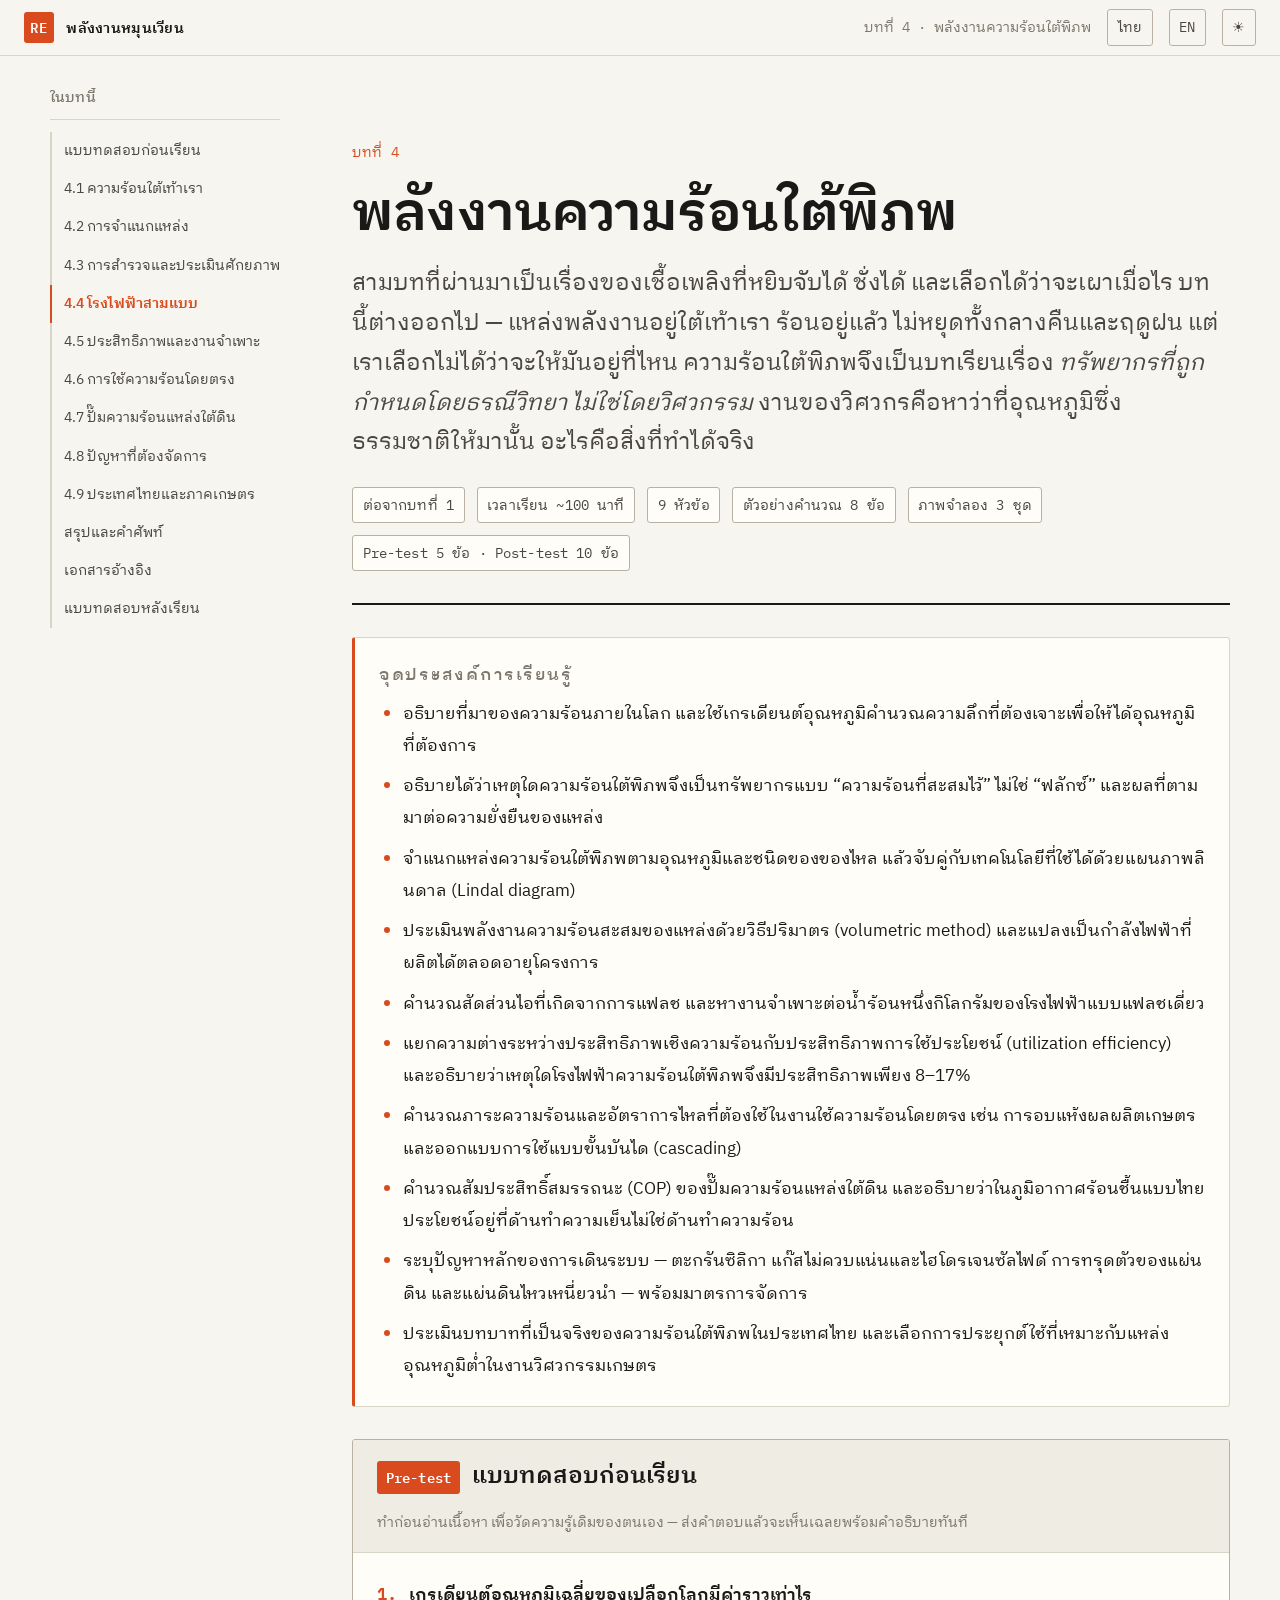
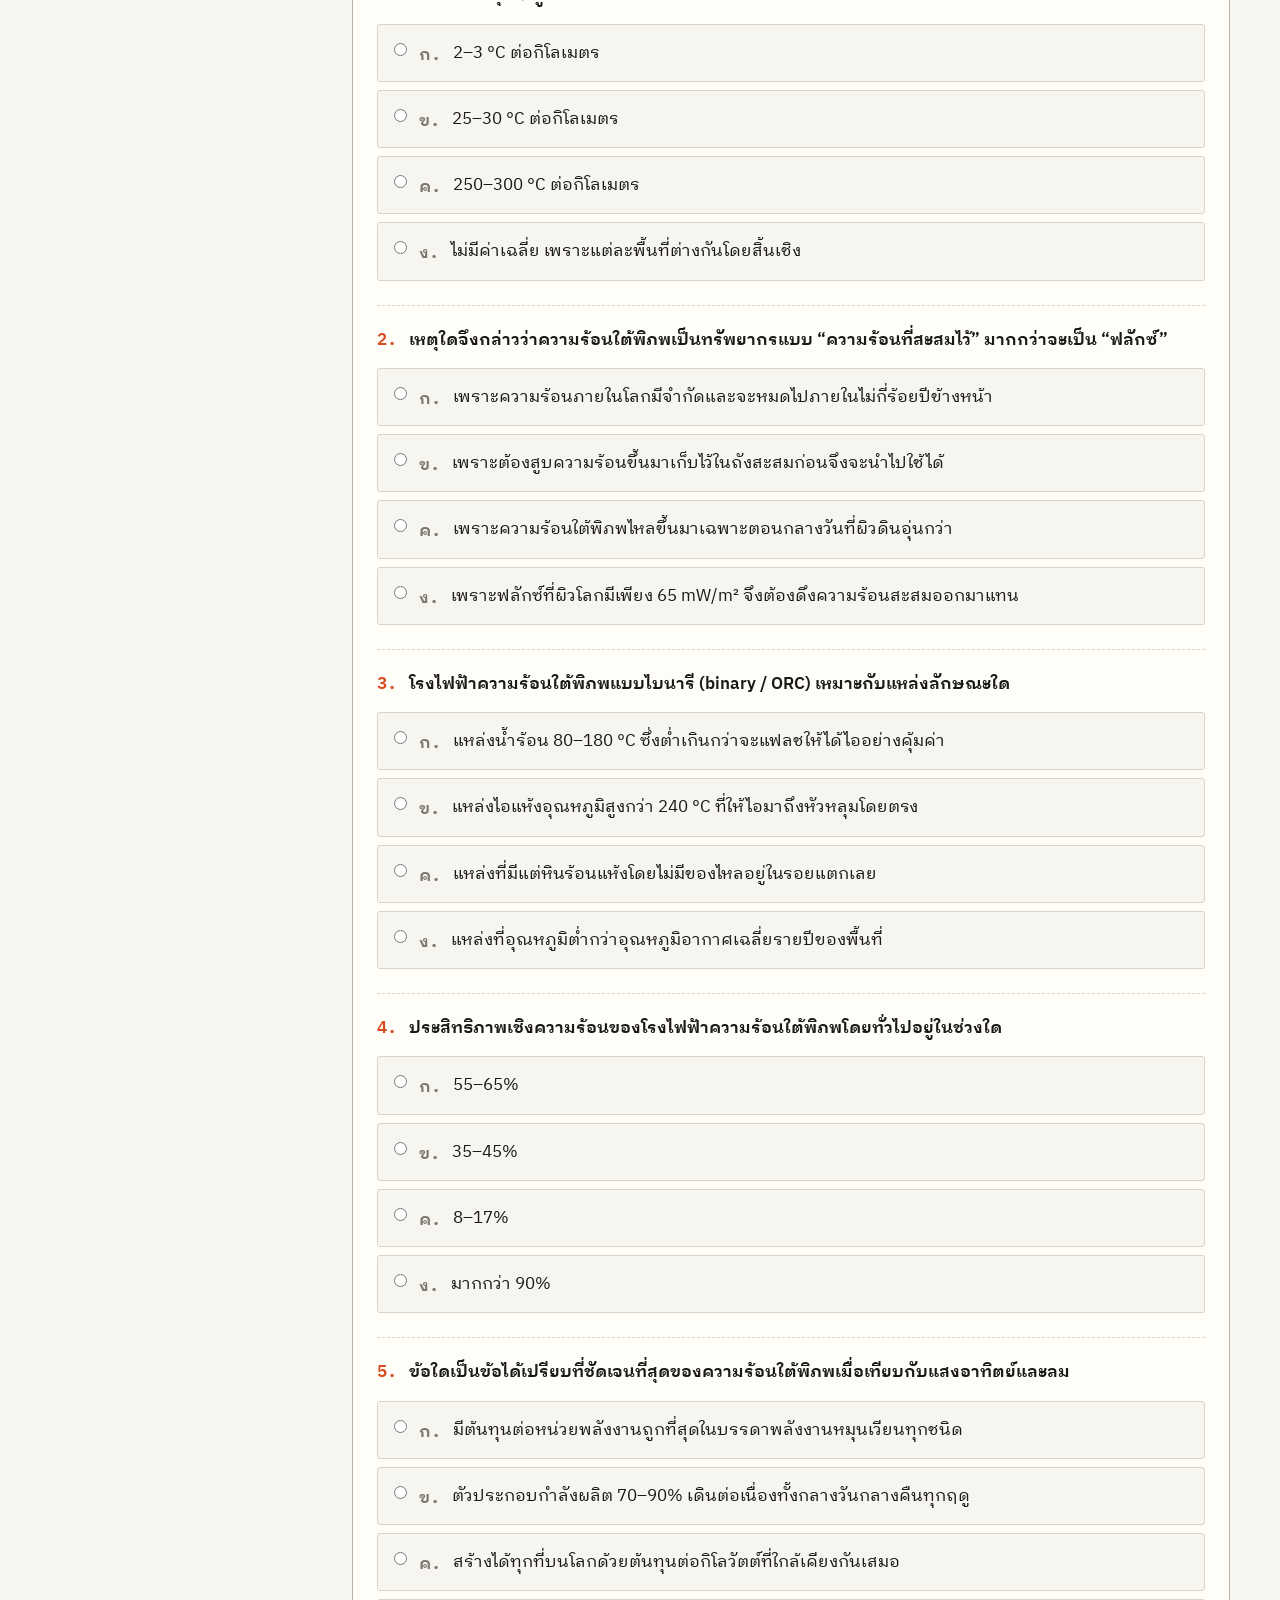
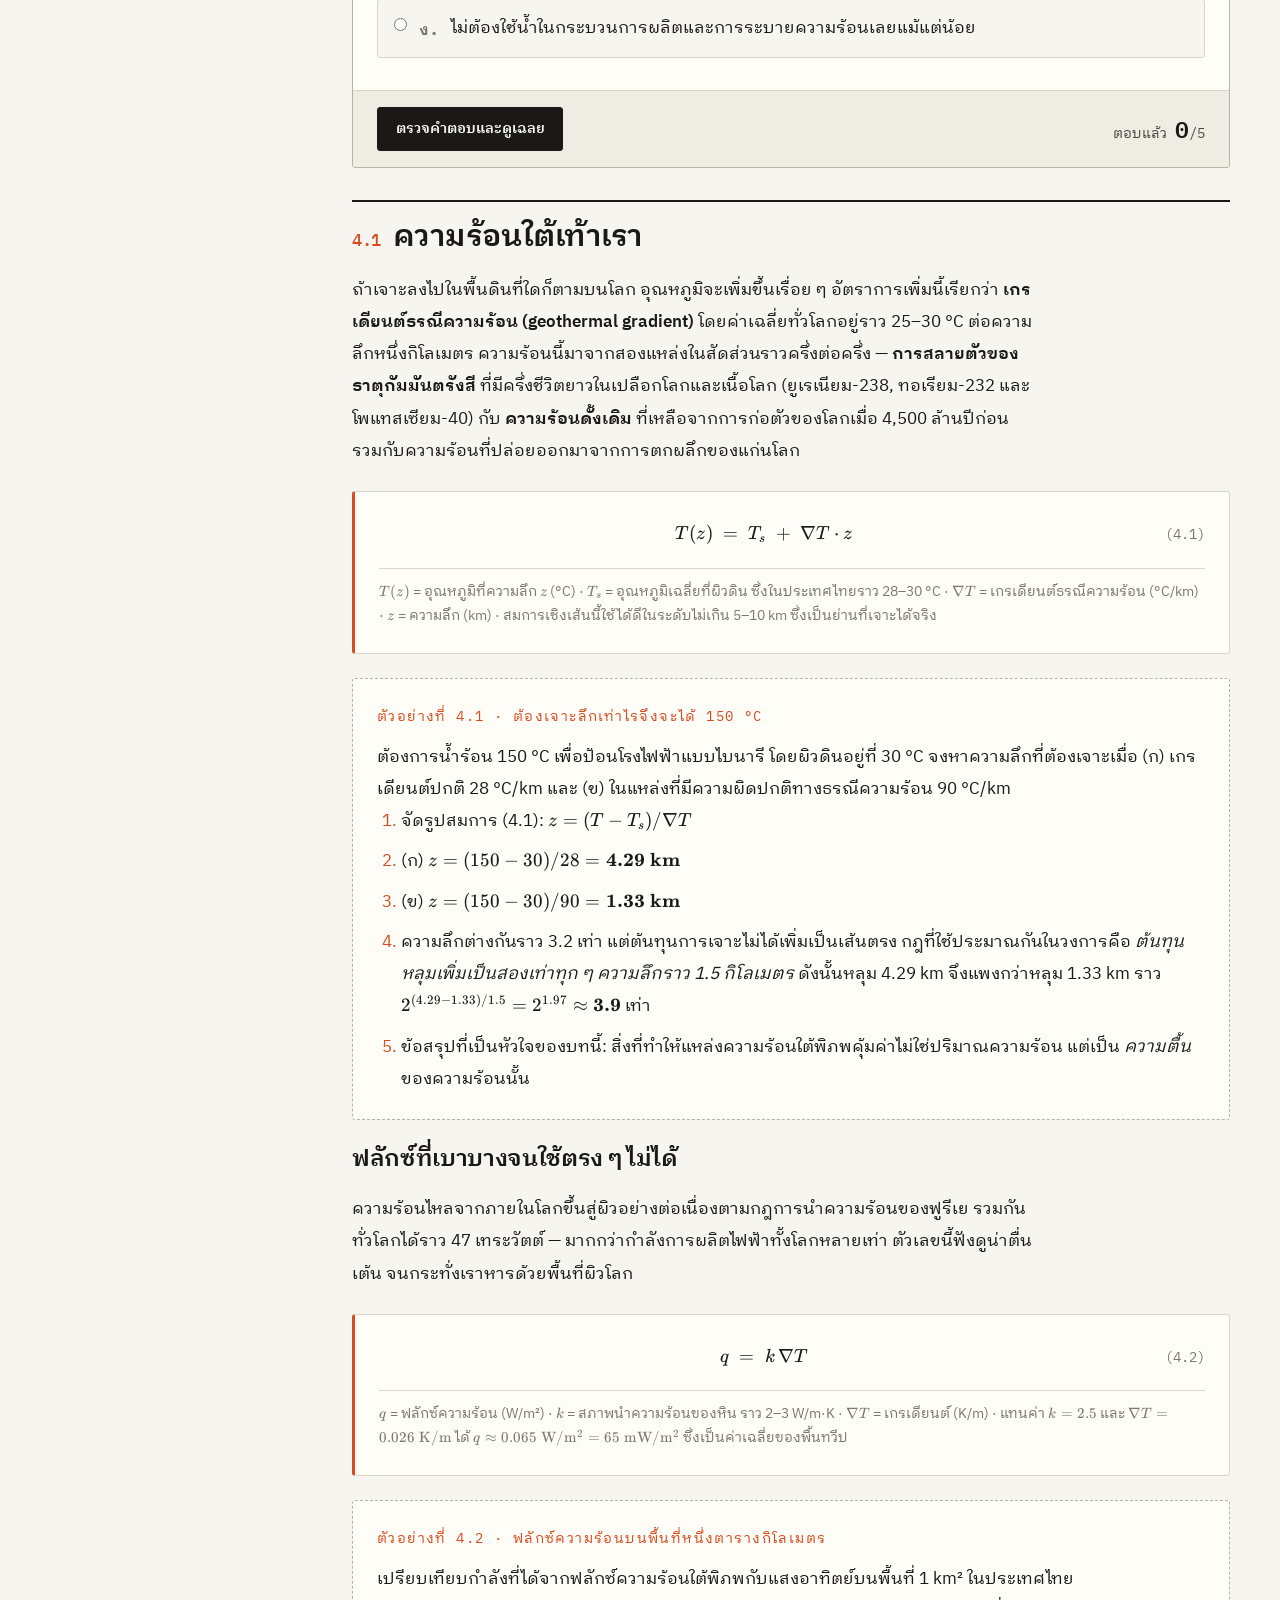
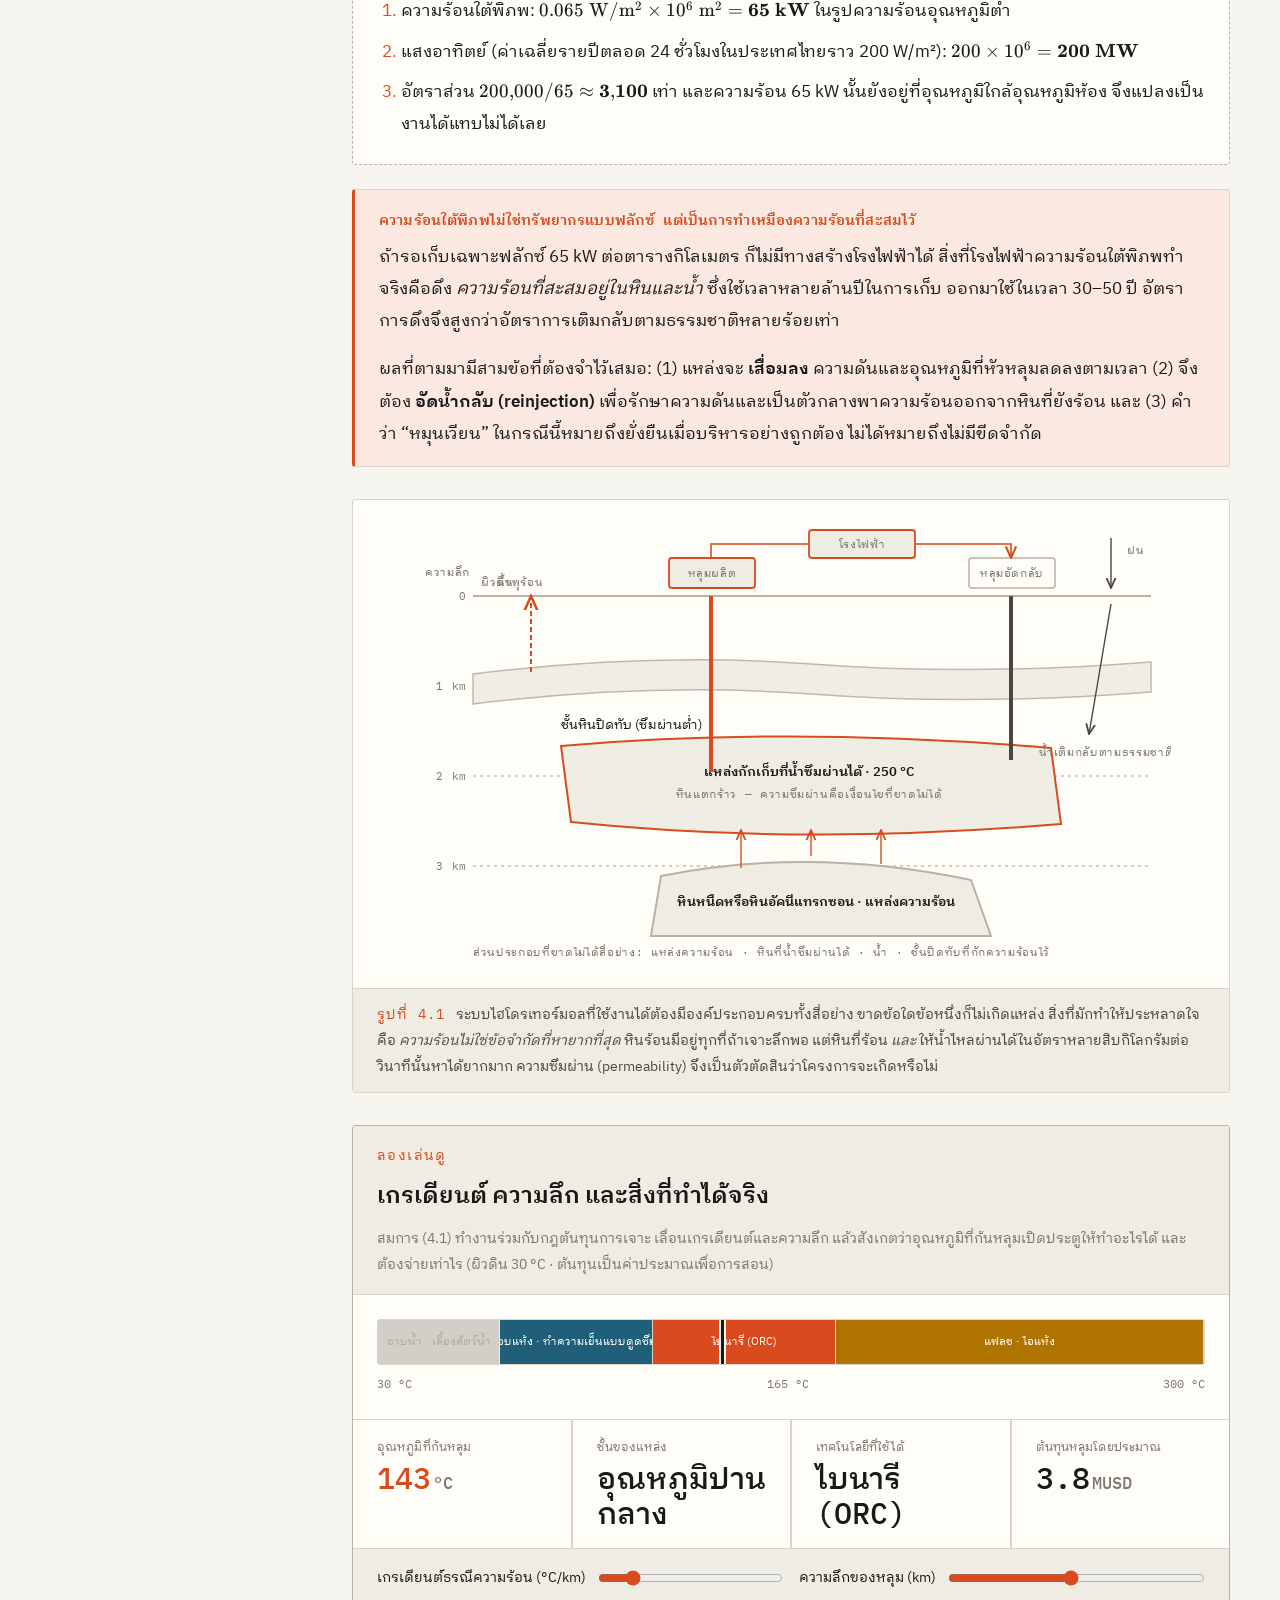
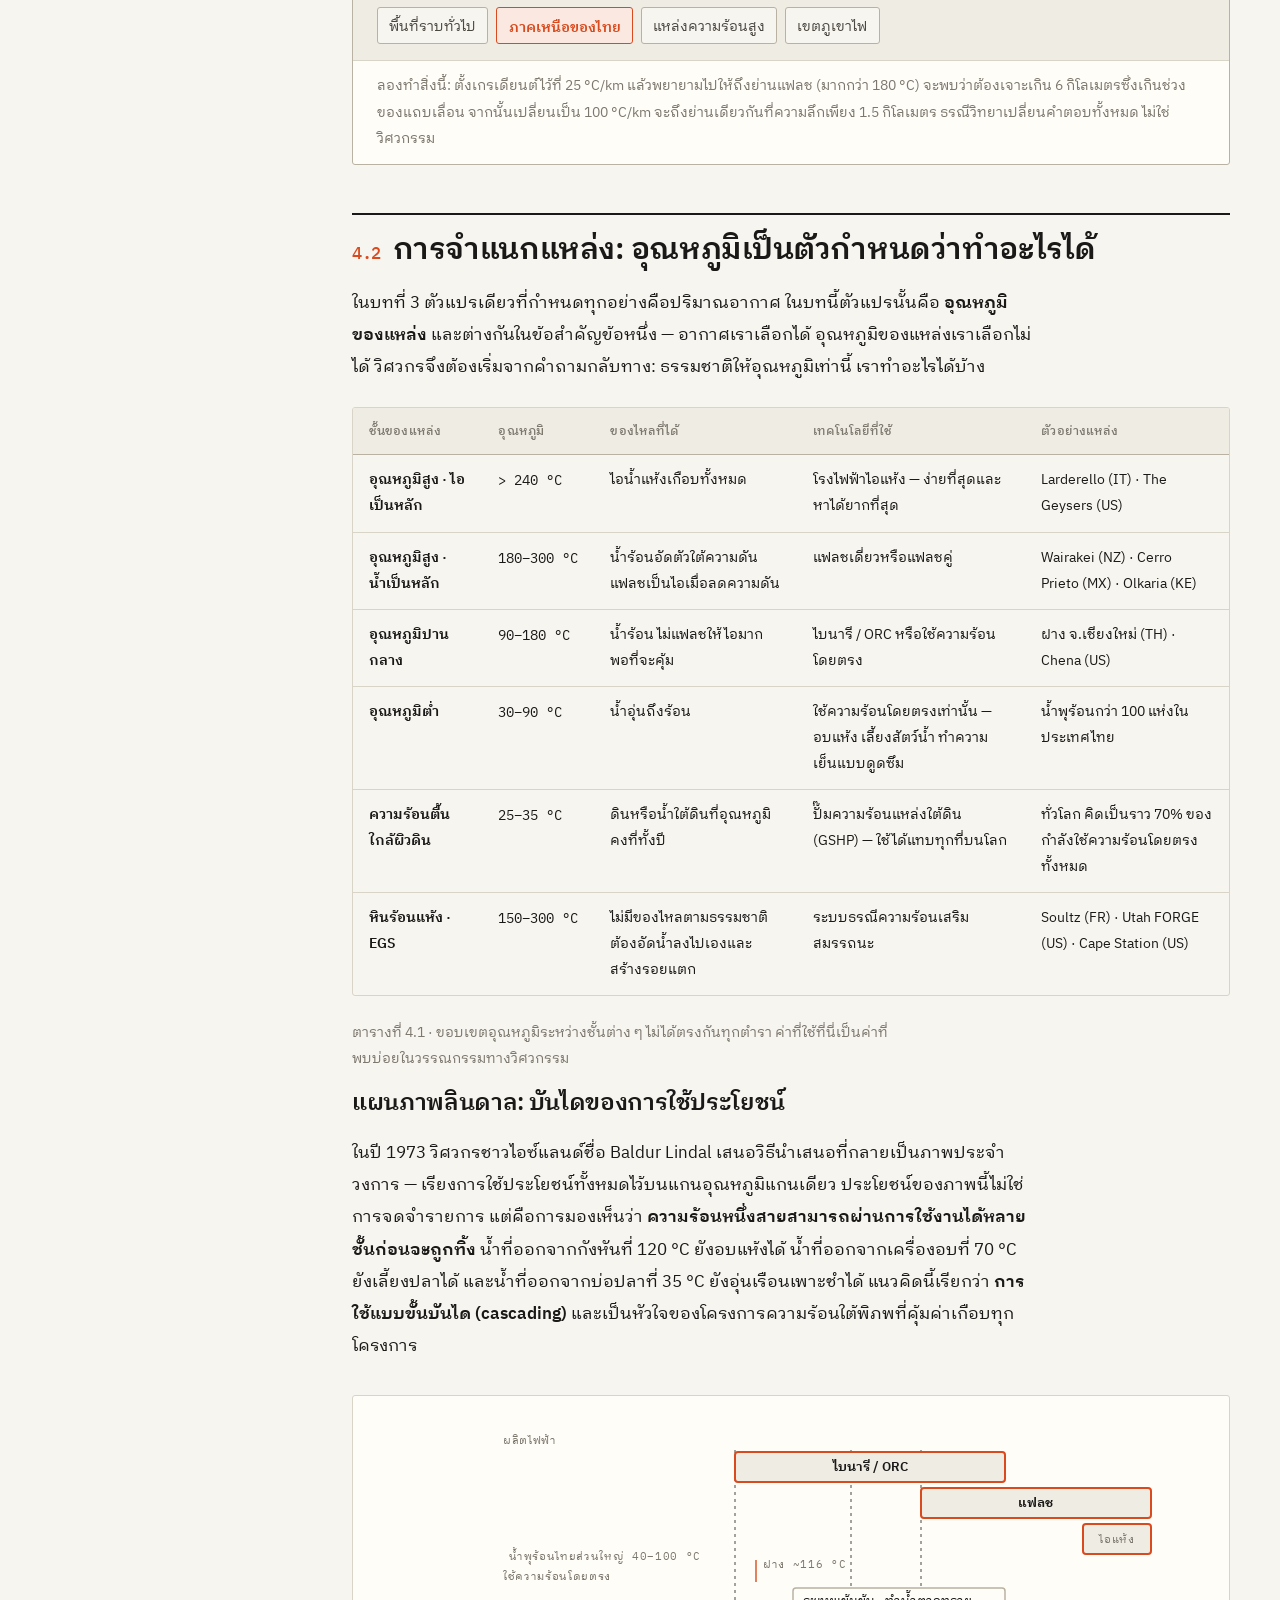
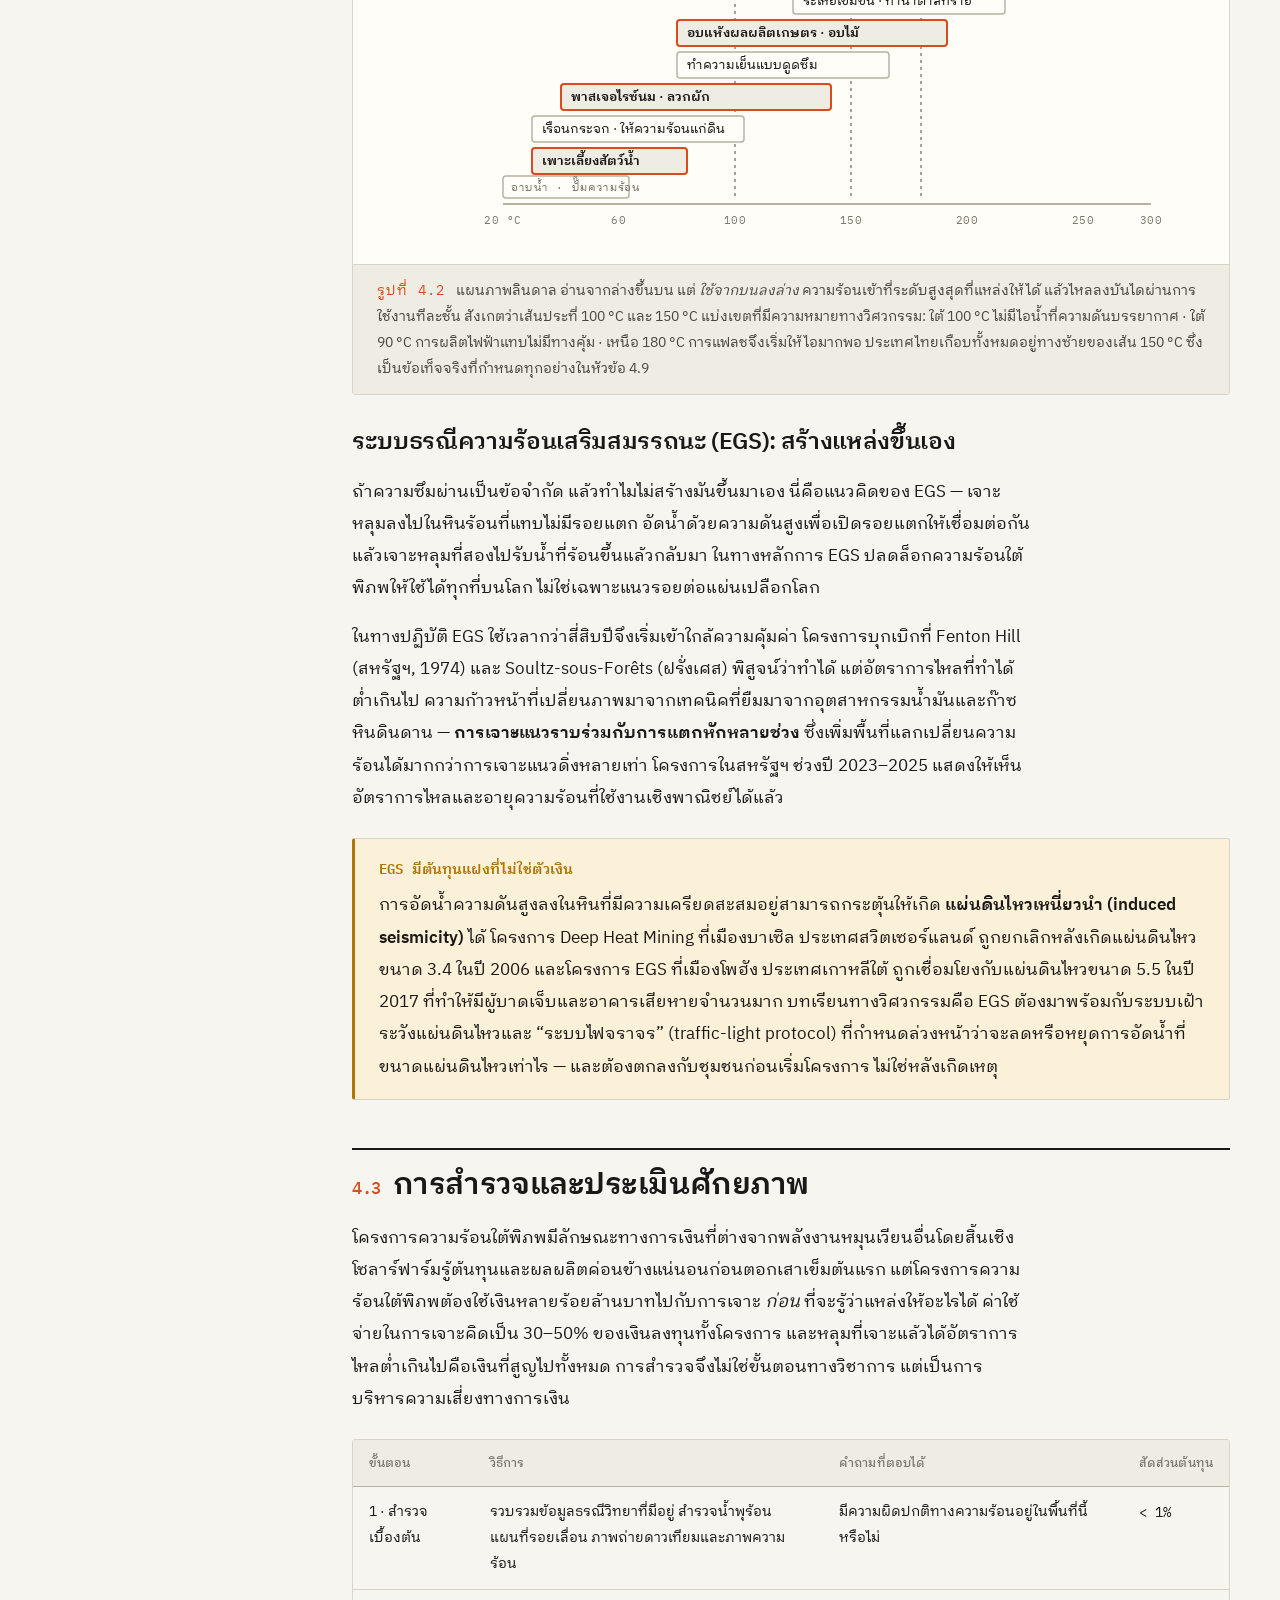
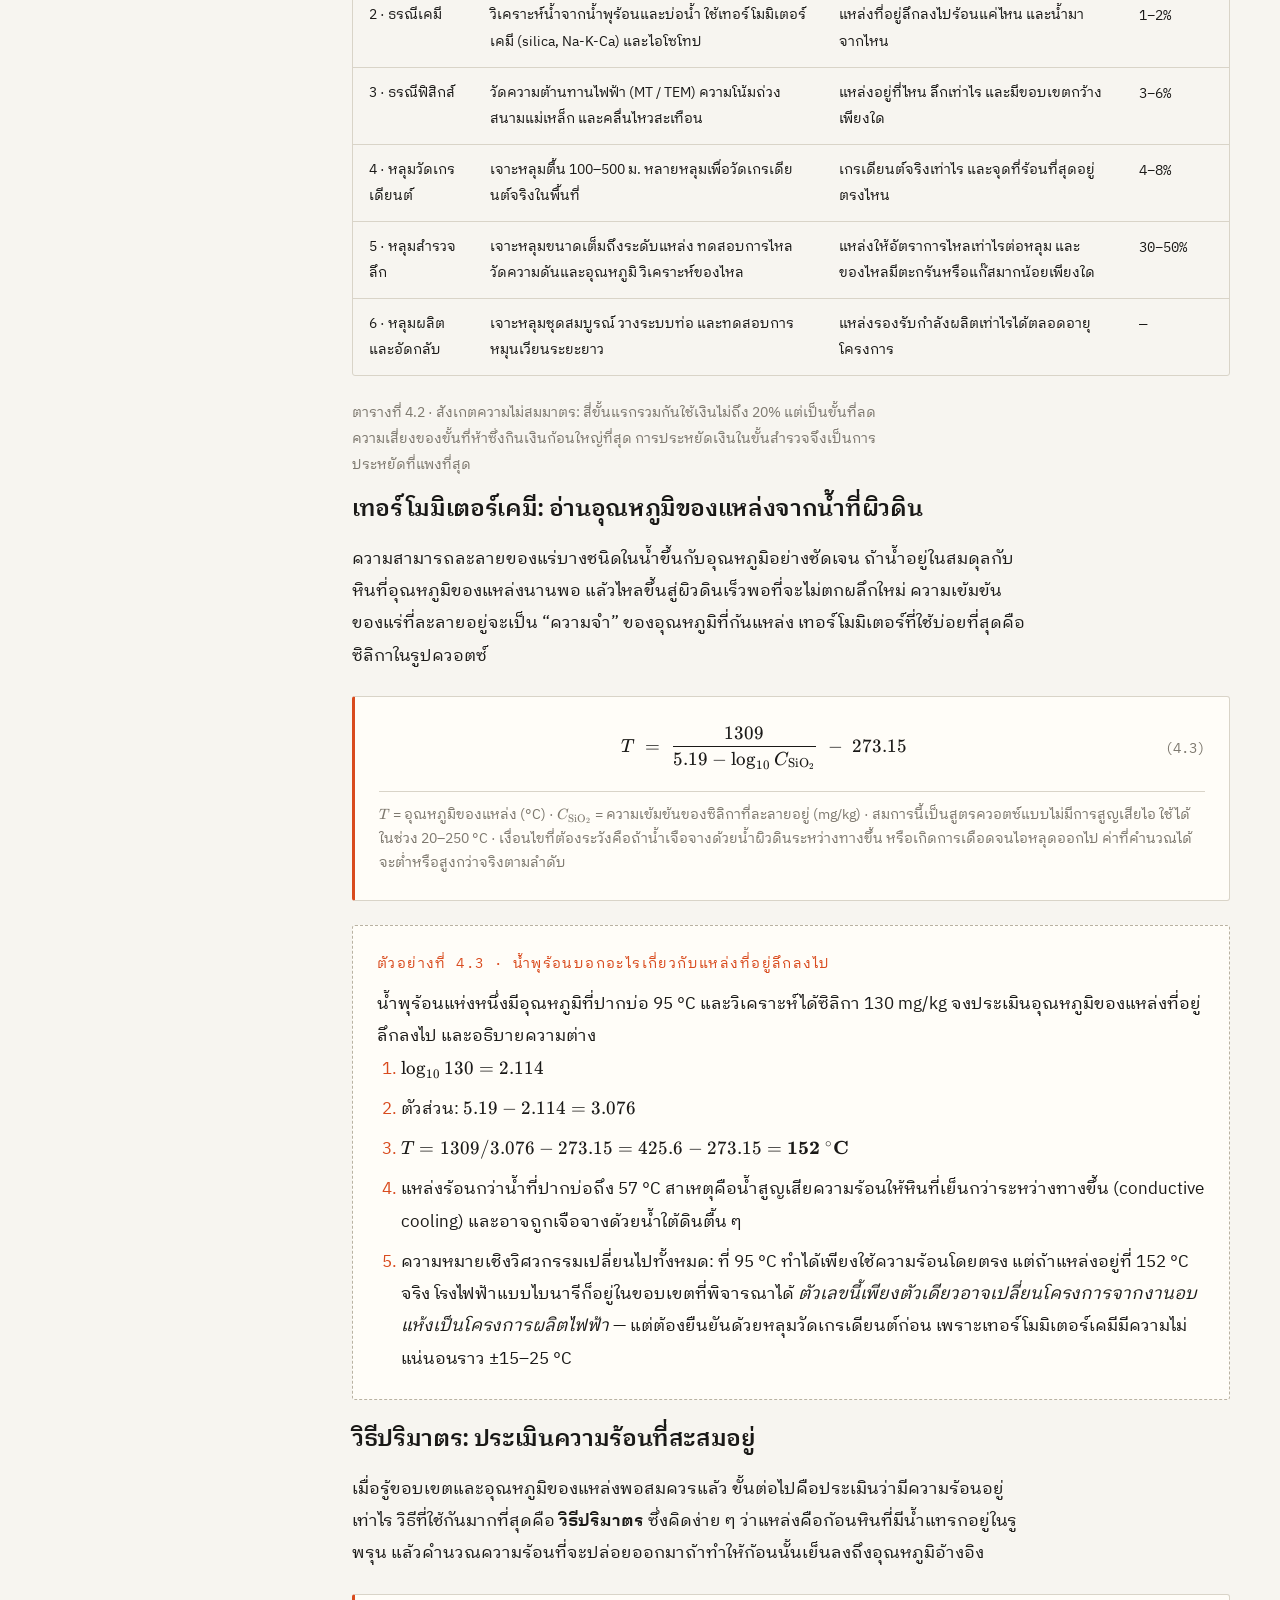
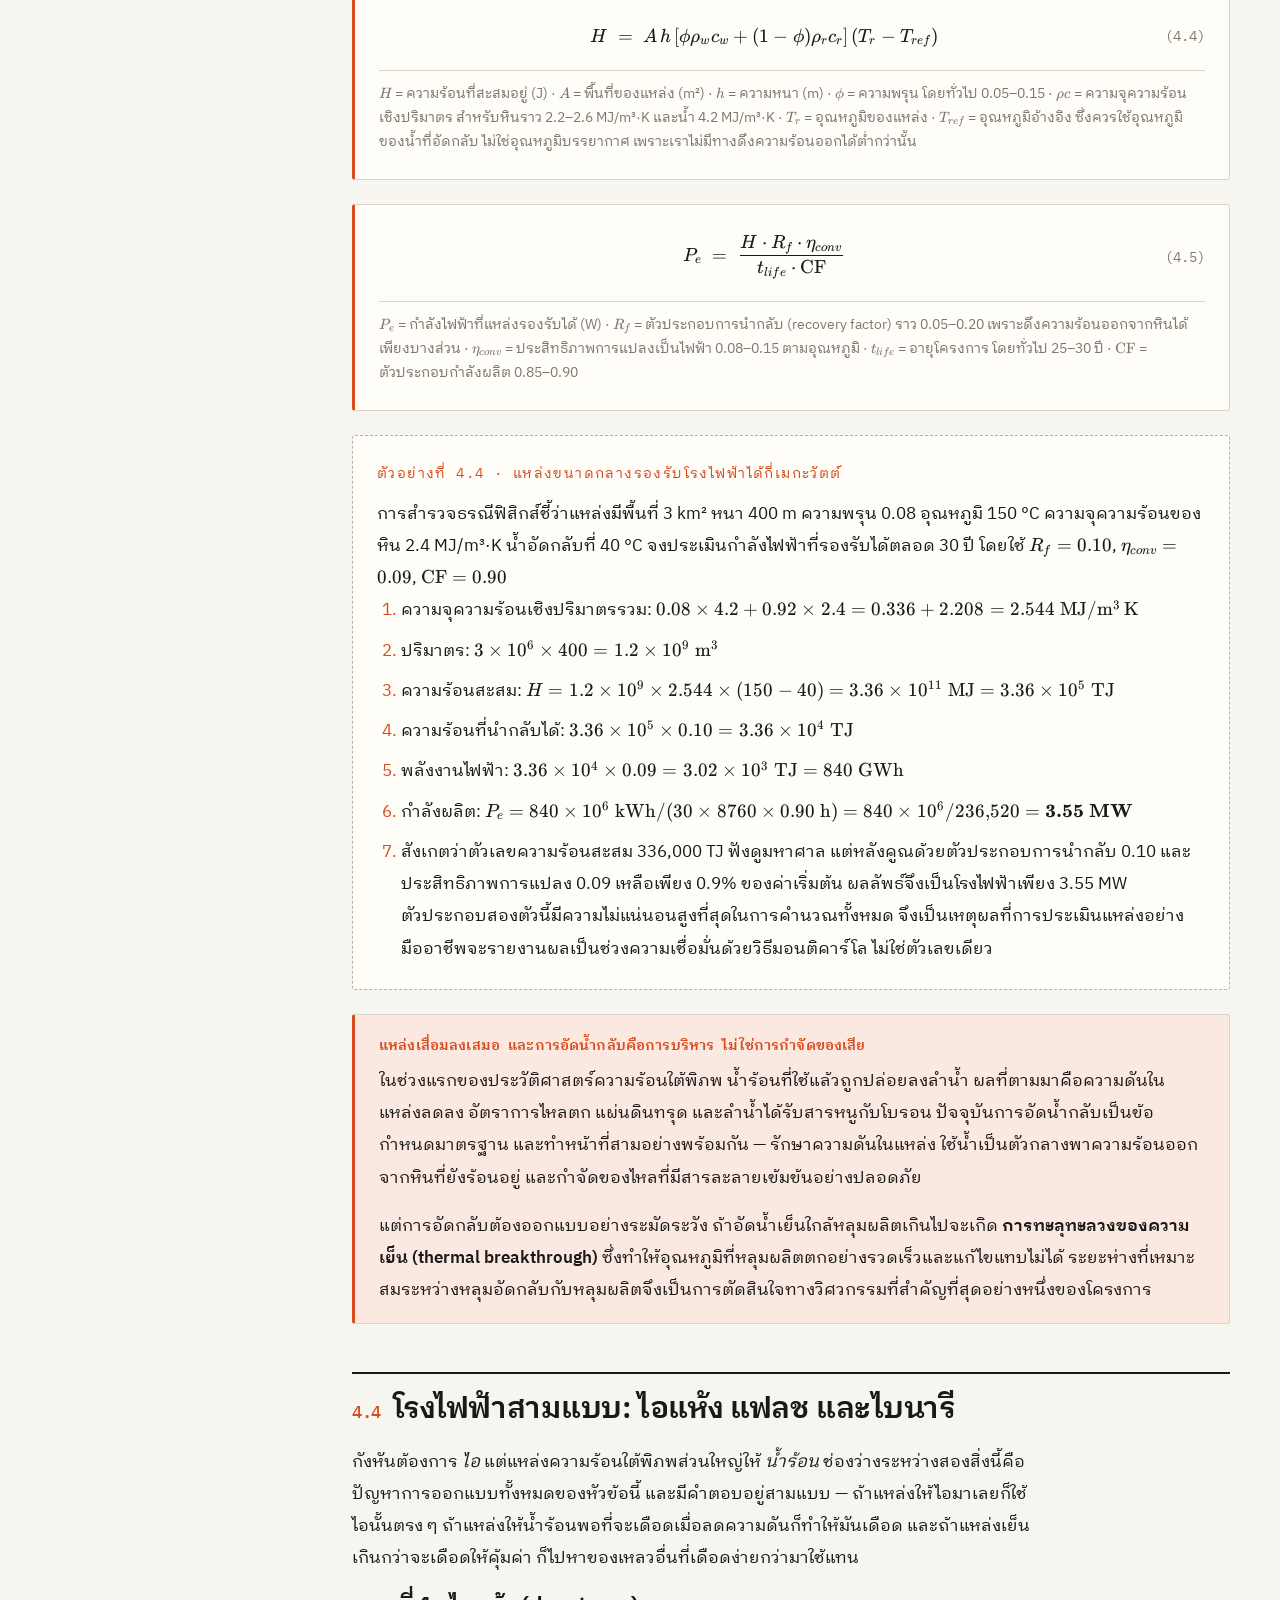
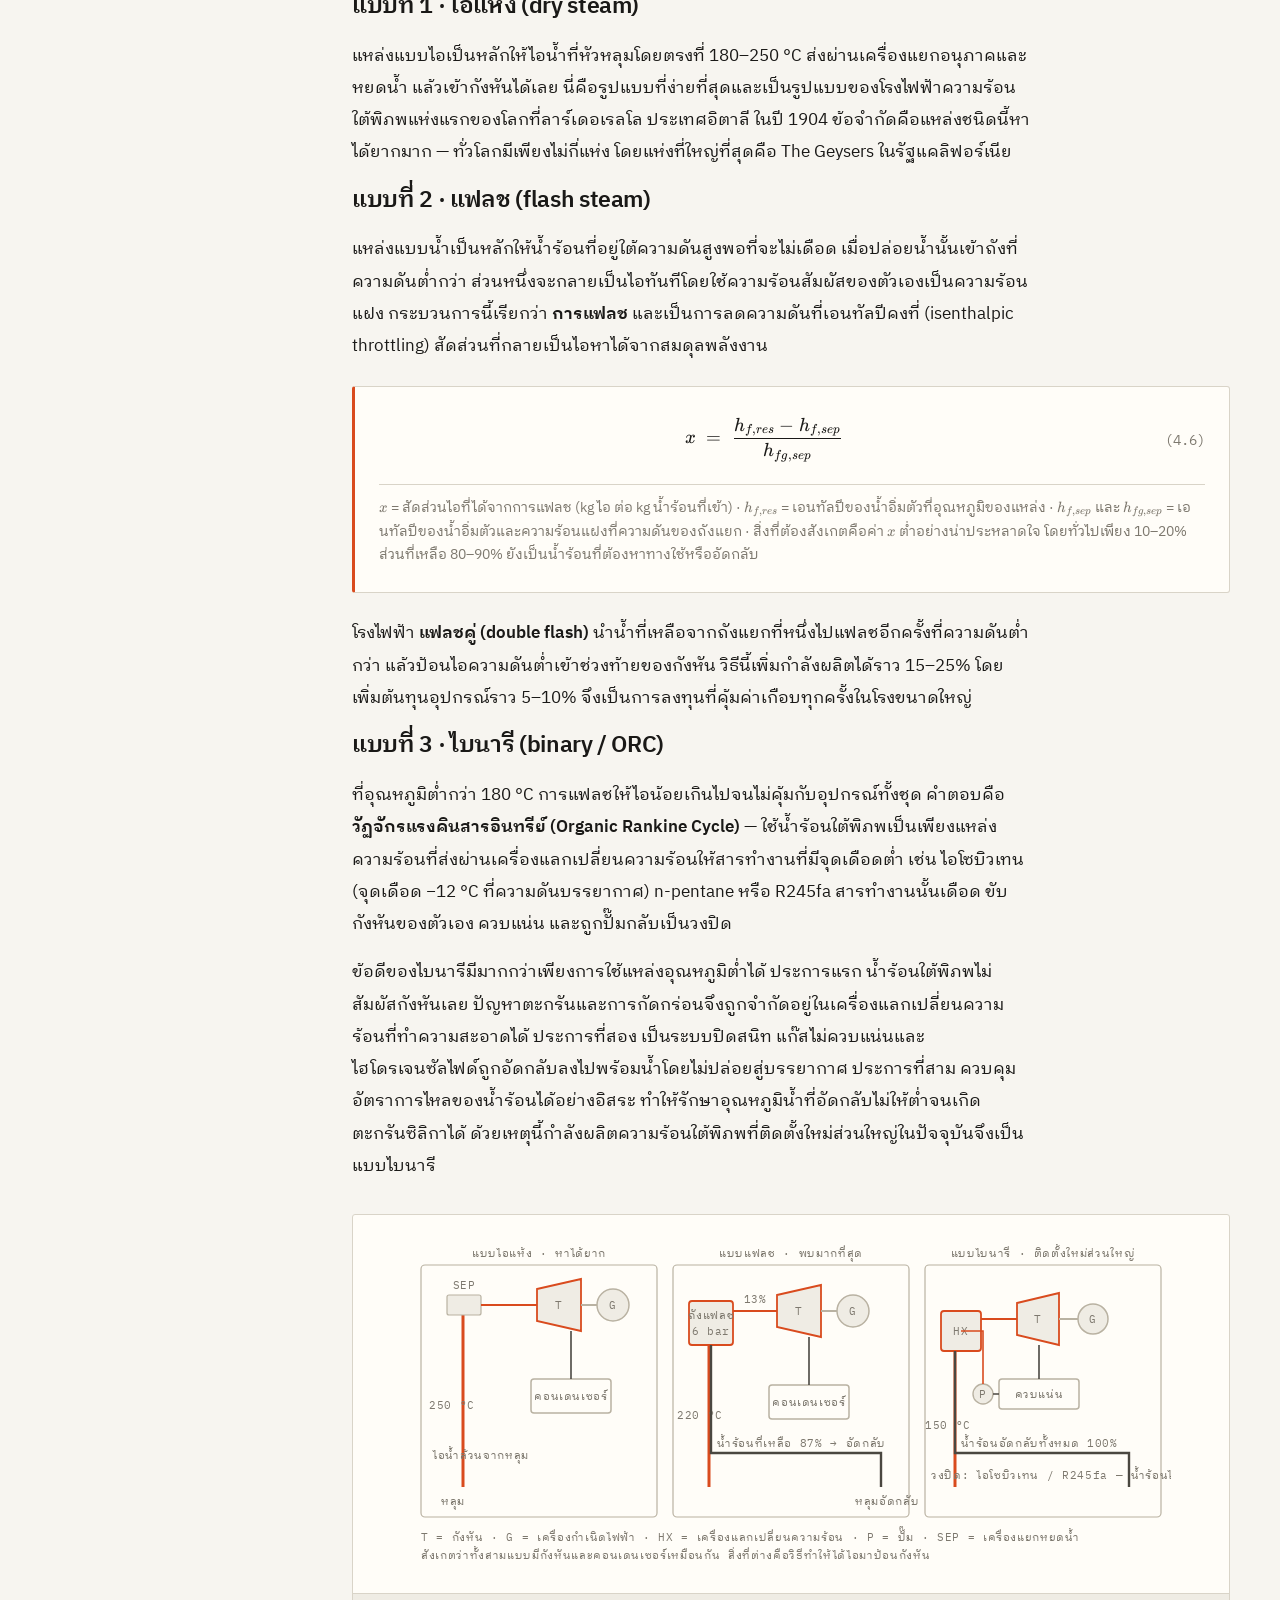
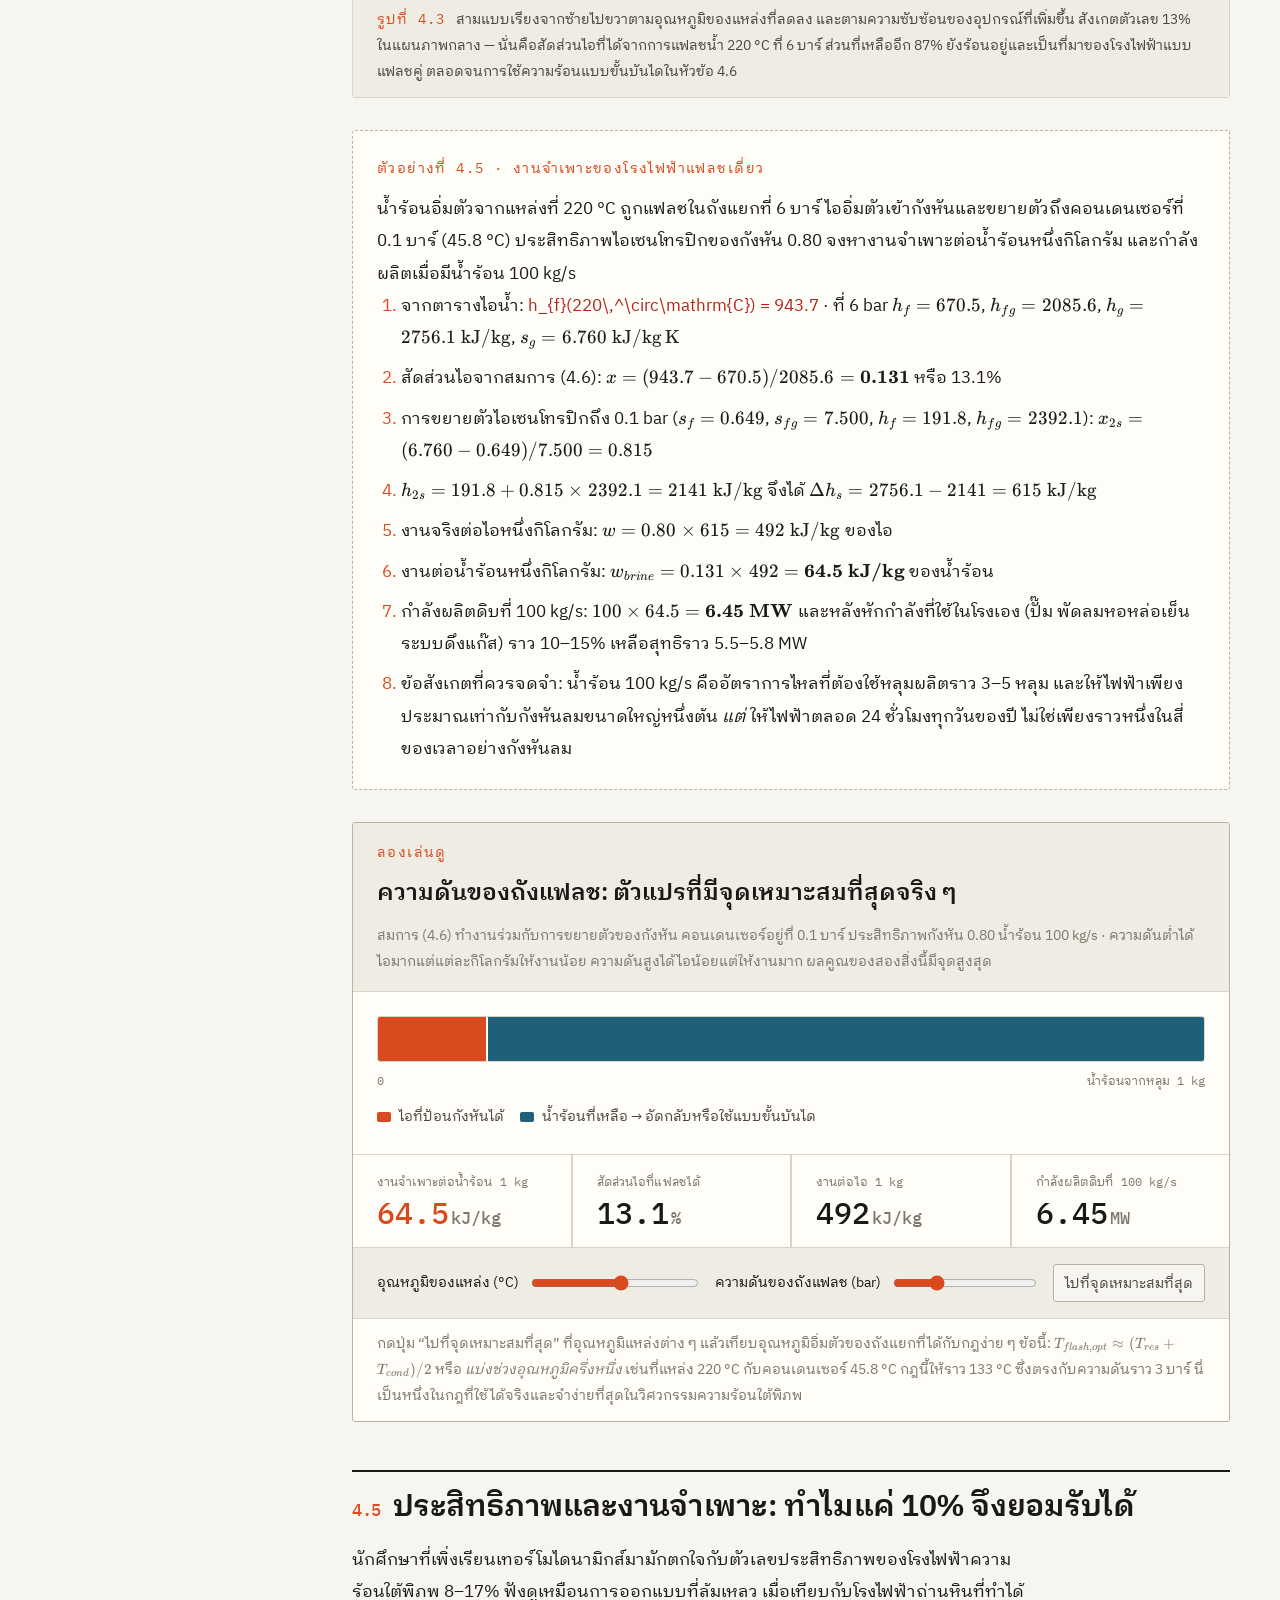
<file: chapters/04-geothermal.html>
<!DOCTYPE html>
<html lang="th" data-lang="th" data-theme="light">
<head>
<meta charset="utf-8">
<meta name="viewport" content="width=device-width, initial-scale=1">
<title>บทที่ 4 · พลังงานความร้อนใต้พิภพ</title>
<meta name="description" content="ความร้อนใต้พิภพ — เกรเดียนต์อุณหภูมิ การจำแนกแหล่ง โรงไฟฟ้าไอแห้ง แฟลช และไบนารี ประสิทธิภาพและงานจำเพาะ การใช้ความร้อนโดยตรงแบบขั้นบันได ปั๊มความร้อนแหล่งใต้ดิน และบทบาทที่เป็นจริงในภาคเกษตรไทย">
<link rel="preconnect" href="https://fonts.googleapis.com">
<link rel="preconnect" href="https://fonts.gstatic.com" crossorigin>
<link href="https://fonts.googleapis.com/css2?family=IBM+Plex+Mono:wght@400;500;600&family=IBM+Plex+Sans:wght@400;500;600;700&family=IBM+Plex+Sans+Thai+Looped:wght@400;500;600;700&display=swap" rel="stylesheet">
<link rel="stylesheet" href="../assets/vendor/katex/katex.min.css">
<link rel="stylesheet" href="../assets/css/base.css">
<link rel="stylesheet" href="../assets/css/components.css">
<link rel="stylesheet" href="../assets/css/anim.css">
<script src="../assets/js/boot.js"></script>
</head>
<body data-chapter="04">

<a class="skip" href="#main"><span class="th">ข้ามไปเนื้อหาหลัก</span><span class="en">Skip to main content</span></a>
<div class="progress" aria-hidden="true"></div>

<header class="topbar">
  <a class="topbar__brand" href="../index.html">
    <span class="mark">RE</span>
    <span class="name">
      <span class="th">พลังงานหมุนเวียน</span>
      <span class="en">Renewable Energy</span>
    </span>
  </a>
  <span class="topbar__spacer"></span>
  <span class="topbar__crumb">
    <span class="th">บทที่ 4 · พลังงานความร้อนใต้พิภพ</span>
    <span class="en">Chapter 4 · Geothermal Energy</span>
  </span>
  <button class="btn-toggle" data-lang-btn="th" aria-pressed="true">ไทย</button>
  <button class="btn-toggle" data-lang-btn="en" aria-pressed="false">EN</button>
  <button class="btn-toggle" data-theme-toggle aria-label="Switch theme"><span class="icon">☀</span></button>
</header>

<div class="wrap">
  <div class="layout">

    <!-- ============ sidebar ============ -->
    <aside class="sidebar">
      <h2><span class="th">ในบทนี้</span><span class="en">In this chapter</span></h2>
      <ol>
        <li><a href="#pretest"><span class="th">แบบทดสอบก่อนเรียน</span><span class="en">Pre-test</span></a></li>
        <li><a href="#s1"><span class="th">4.1 ความร้อนใต้เท้าเรา</span><span class="en">4.1 The heat beneath our feet</span></a></li>
        <li><a href="#s2"><span class="th">4.2 การจำแนกแหล่ง</span><span class="en">4.2 Classifying the resource</span></a></li>
        <li><a href="#s3"><span class="th">4.3 การสำรวจและประเมินศักยภาพ</span><span class="en">4.3 Exploration and assessment</span></a></li>
        <li><a href="#s4"><span class="th">4.4 โรงไฟฟ้าสามแบบ</span><span class="en">4.4 The three plant types</span></a></li>
        <li><a href="#s5"><span class="th">4.5 ประสิทธิภาพและงานจำเพาะ</span><span class="en">4.5 Efficiency and specific work</span></a></li>
        <li><a href="#s6"><span class="th">4.6 การใช้ความร้อนโดยตรง</span><span class="en">4.6 Direct use</span></a></li>
        <li><a href="#s7"><span class="th">4.7 ปั๊มความร้อนแหล่งใต้ดิน</span><span class="en">4.7 Ground-source heat pumps</span></a></li>
        <li><a href="#s8"><span class="th">4.8 ปัญหาที่ต้องจัดการ</span><span class="en">4.8 Problems to manage</span></a></li>
        <li><a href="#s9"><span class="th">4.9 ประเทศไทยและภาคเกษตร</span><span class="en">4.9 Thailand and agriculture</span></a></li>
        <li><a href="#summary"><span class="th">สรุปและคำศัพท์</span><span class="en">Summary and glossary</span></a></li>
        <li><a href="#references"><span class="th">เอกสารอ้างอิง</span><span class="en">References</span></a></li>
        <li><a href="#posttest"><span class="th">แบบทดสอบหลังเรียน</span><span class="en">Post-test</span></a></li>
      </ol>
    </aside>

    <!-- ============ main ============ -->
    <main id="main">

      <header class="chapter-head">
        <span class="chapter-head__num">
          <span class="th">บทที่ 4</span><span class="en">Chapter 4</span>
        </span>
        <h1>
          <span class="th">พลังงานความร้อนใต้พิภพ</span>
          <span class="en">Geothermal Energy</span>
        </h1>
        <p class="lead">
          <span class="th">สามบทที่ผ่านมาเป็นเรื่องของเชื้อเพลิงที่หยิบจับได้ ชั่งได้ และเลือกได้ว่าจะเผาเมื่อไร บทนี้ต่างออกไป — แหล่งพลังงานอยู่ใต้เท้าเรา ร้อนอยู่แล้ว ไม่หยุดทั้งกลางคืนและฤดูฝน แต่เราเลือกไม่ได้ว่าจะให้มันอยู่ที่ไหน ความร้อนใต้พิภพจึงเป็นบทเรียนเรื่อง <em>ทรัพยากรที่ถูกกำหนดโดยธรณีวิทยา ไม่ใช่โดยวิศวกรรม</em> งานของวิศวกรคือหาว่าที่อุณหภูมิซึ่งธรรมชาติให้มานั้น อะไรคือสิ่งที่ทำได้จริง</span>
          <span class="en">The last three chapters dealt with fuels you can hold, weigh and choose when to burn. This one is different — the resource lies beneath your feet, already hot, and it does not stop at night or in the rainy season. What you cannot choose is where it is. Geothermal is therefore a lesson in <em>a resource set by geology rather than by engineering</em>: the engineer&rsquo;s job is to work out what is genuinely possible at the temperature nature happens to offer.</span>
        </p>
        <div class="chapter-head__facts">
          <span class="chip"><span class="th">ต่อจากบทที่ 1</span><span class="en">Builds on Chapter 1</span></span>
          <span class="chip"><span class="th">เวลาเรียน ~100 นาที</span><span class="en">~100 min</span></span>
          <span class="chip"><span class="th">9 หัวข้อ</span><span class="en">9 sections</span></span>
          <span class="chip"><span class="th">ตัวอย่างคำนวณ 8 ข้อ</span><span class="en">8 worked examples</span></span>
          <span class="chip"><span class="th">ภาพจำลอง 3 ชุด</span><span class="en">3 interactive models</span></span>
          <span class="chip"><span class="th">Pre-test 5 ข้อ · Post-test 10 ข้อ</span><span class="en">Pre-test 5 · Post-test 10</span></span>
        </div>
      </header>

      <div class="objectives">
        <h2><span class="th">จุดประสงค์การเรียนรู้</span><span class="en">Learning objectives</span></h2>
        <ul>
          <li>
            <span class="th">อธิบายที่มาของความร้อนภายในโลก และใช้เกรเดียนต์อุณหภูมิคำนวณความลึกที่ต้องเจาะเพื่อให้ได้อุณหภูมิที่ต้องการ</span>
            <span class="en">Explain where the Earth&rsquo;s internal heat comes from, and use the geothermal gradient to compute the depth needed to reach a target temperature.</span>
          </li>
          <li>
            <span class="th">อธิบายได้ว่าเหตุใดความร้อนใต้พิภพจึงเป็นทรัพยากรแบบ &ldquo;ความร้อนที่สะสมไว้&rdquo; ไม่ใช่ &ldquo;ฟลักซ์&rdquo; และผลที่ตามมาต่อความยั่งยืนของแหล่ง</span>
            <span class="en">Explain why geothermal is a stored-heat resource rather than a flux resource, and what that implies for the sustainability of a field.</span>
          </li>
          <li>
            <span class="th">จำแนกแหล่งความร้อนใต้พิภพตามอุณหภูมิและชนิดของของไหล แล้วจับคู่กับเทคโนโลยีที่ใช้ได้ด้วยแผนภาพลินดาล (Lindal diagram)</span>
            <span class="en">Classify geothermal resources by temperature and fluid type, and match them to workable technologies using the Lindal diagram.</span>
          </li>
          <li>
            <span class="th">ประเมินพลังงานความร้อนสะสมของแหล่งด้วยวิธีปริมาตร (volumetric method) และแปลงเป็นกำลังไฟฟ้าที่ผลิตได้ตลอดอายุโครงการ</span>
            <span class="en">Estimate a reservoir&rsquo;s stored heat by the volumetric method and convert it into the electrical capacity it can sustain over a project life.</span>
          </li>
          <li>
            <span class="th">คำนวณสัดส่วนไอที่เกิดจากการแฟลช และหางานจำเพาะต่อน้ำร้อนหนึ่งกิโลกรัมของโรงไฟฟ้าแบบแฟลชเดี่ยว</span>
            <span class="en">Compute the flash fraction and find the specific work per kilogram of brine for a single-flash plant.</span>
          </li>
          <li>
            <span class="th">แยกความต่างระหว่างประสิทธิภาพเชิงความร้อนกับประสิทธิภาพการใช้ประโยชน์ (utilization efficiency) และอธิบายว่าเหตุใดโรงไฟฟ้าความร้อนใต้พิภพจึงมีประสิทธิภาพเพียง 8&ndash;17%</span>
            <span class="en">Distinguish thermal efficiency from utilization efficiency, and explain why geothermal plants run at only 8&ndash;17%.</span>
          </li>
          <li>
            <span class="th">คำนวณภาระความร้อนและอัตราการไหลที่ต้องใช้ในงานใช้ความร้อนโดยตรง เช่น การอบแห้งผลผลิตเกษตร และออกแบบการใช้แบบขั้นบันได (cascading)</span>
            <span class="en">Compute the heat duty and flow rate for a direct-use application such as crop drying, and design a cascaded use.</span>
          </li>
          <li>
            <span class="th">คำนวณสัมประสิทธิ์สมรรถนะ (COP) ของปั๊มความร้อนแหล่งใต้ดิน และอธิบายว่าในภูมิอากาศร้อนชื้นแบบไทย ประโยชน์อยู่ที่ด้านทำความเย็นไม่ใช่ด้านทำความร้อน</span>
            <span class="en">Calculate the coefficient of performance of a ground-source heat pump and explain why, in a hot humid climate like Thailand&rsquo;s, the benefit lies on the cooling side rather than the heating side.</span>
          </li>
          <li>
            <span class="th">ระบุปัญหาหลักของการเดินระบบ — ตะกรันซิลิกา แก๊สไม่ควบแน่นและไฮโดรเจนซัลไฟด์ การทรุดตัวของแผ่นดิน และแผ่นดินไหวเหนี่ยวนำ — พร้อมมาตรการจัดการ</span>
            <span class="en">Identify the main operating problems — silica scaling, non-condensable gases and hydrogen sulphide, ground subsidence, and induced seismicity — together with the measures that manage them.</span>
          </li>
          <li>
            <span class="th">ประเมินบทบาทที่เป็นจริงของความร้อนใต้พิภพในประเทศไทย และเลือกการประยุกต์ใช้ที่เหมาะกับแหล่งอุณหภูมิต่ำในงานวิศวกรรมเกษตร</span>
            <span class="en">Assess the realistic role of geothermal energy in Thailand and choose applications suited to low-temperature resources in agricultural engineering.</span>
          </li>
        </ul>
      </div>

      <!-- ============ PRE-TEST ============ -->
      <section class="quiz quiz--pre" id="pretest" data-quiz="pre" data-pass="0.6">
        <script type="application/json" class="quiz-data">
{
  "questions": [
    {
      "q": {
        "th": "เกรเดียนต์อุณหภูมิเฉลี่ยของเปลือกโลกมีค่าราวเท่าไร",
        "en": "Roughly what is the average geothermal gradient in the Earth’s crust?"
      },
      "choices": [
        {
          "th": "2–3 °C ต่อกิโลเมตร",
          "en": "2–3 °C per kilometre"
        },
        {
          "th": "25–30 °C ต่อกิโลเมตร",
          "en": "25–30 °C per kilometre"
        },
        {
          "th": "250–300 °C ต่อกิโลเมตร",
          "en": "250–300 °C per kilometre"
        },
        {
          "th": "ไม่มีค่าเฉลี่ย เพราะแต่ละพื้นที่ต่างกันโดยสิ้นเชิง",
          "en": "There is no average; every location is entirely different"
        }
      ],
      "answer": 1,
      "why": {
        "th": "ค่าเฉลี่ยทั่วโลกอยู่ราว 25–30 °C/km หมายความว่าต้องเจาะลึกราว 4–5 กิโลเมตรจึงจะพบอุณหภูมิ 150 °C ในพื้นที่ธรรมดา แหล่งที่คุ้มค่าเชิงพาณิชย์คือแหล่งที่มีความผิดปกติทางธรณีความร้อน (geothermal anomaly) ซึ่งเกรเดียนต์อาจสูงถึง 80–200 °C/km",
        "en": "The global average is about 25–30 °C/km, which means drilling four to five kilometres to reach 150 °C in ordinary ground. Commercially attractive resources are geothermal anomalies, where the gradient can reach 80–200 °C/km."
      }
    },
    {
      "q": {
        "th": "เหตุใดจึงกล่าวว่าความร้อนใต้พิภพเป็นทรัพยากรแบบ “ความร้อนที่สะสมไว้” มากกว่าจะเป็น “ฟลักซ์”",
        "en": "Why is geothermal described as a stored-heat resource rather than a flux resource?"
      },
      "choices": [
        {
          "th": "เพราะความร้อนภายในโลกมีจำกัดและจะหมดไปภายในไม่กี่ร้อยปีข้างหน้า",
          "en": "Because the Earth's internal heat is finite and runs out within centuries"
        },
        {
          "th": "เพราะต้องสูบความร้อนขึ้นมาเก็บไว้ในถังสะสมก่อนจึงจะนำไปใช้ได้",
          "en": "Because the heat must first be pumped into a storage tank before any use"
        },
        {
          "th": "เพราะความร้อนใต้พิภพไหลขึ้นมาเฉพาะตอนกลางวันที่ผิวดินอุ่นกว่า",
          "en": "Because geothermal heat only rises by day, when the surface is warmer"
        },
        {
          "th": "เพราะฟลักซ์ที่ผิวโลกมีเพียง 65 mW/m² จึงต้องดึงความร้อนสะสมออกมาแทน",
          "en": "Because the surface flux is only 65 mW/m², so stored heat is mined instead"
        }
      ],
      "answer": 3,
      "why": {
        "th": "ฟลักซ์ 65 mW/m² น้อยกว่าความเข้มแสงอาทิตย์เฉลี่ยราว 3,000 เท่า จึงไม่มีทางสร้างโรงไฟฟ้าจากฟลักซ์ได้ แหล่งความร้อนใต้พิภพที่ใช้งานจริงคือการดึงความร้อนที่สะสมมานานนับล้านปีออกมาใช้ในเวลา 30–50 ปี ผลที่ตามมาคือแหล่งจะเสื่อมลง (decline) และต้องอัดน้ำกลับ (reinjection) เพื่อยืดอายุ",
        "en": "A flux of 65 mW/m² is some 3,000 times weaker than average solar irradiance, so no power plant can live on the flux. A working field extracts heat accumulated over millions of years within 30–50 years. The consequence is that fields decline, and reinjection is needed to extend their life."
      }
    },
    {
      "q": {
        "th": "โรงไฟฟ้าความร้อนใต้พิภพแบบไบนารี (binary / ORC) เหมาะกับแหล่งลักษณะใด",
        "en": "What kind of resource is a binary (ORC) geothermal plant suited to?"
      },
      "choices": [
        {
          "th": "แหล่งน้ำร้อน 80–180 °C ซึ่งต่ำเกินกว่าจะแฟลชให้ได้ไออย่างคุ้มค่า",
          "en": "Hot water at 80–180 °C, too cool to flash into steam economically"
        },
        {
          "th": "แหล่งไอแห้งอุณหภูมิสูงกว่า 240 °C ที่ให้ไอมาถึงหัวหลุมโดยตรง",
          "en": "Dry steam above 240 °C, arriving at the wellhead as vapour already"
        },
        {
          "th": "แหล่งที่มีแต่หินร้อนแห้งโดยไม่มีของไหลอยู่ในรอยแตกเลย",
          "en": "Hot dry rock with no fluid at all in any of its fractures"
        },
        {
          "th": "แหล่งที่อุณหภูมิต่ำกว่าอุณหภูมิอากาศเฉลี่ยรายปีของพื้นที่",
          "en": "Resources cooler than the site's mean annual air temperature"
        }
      ],
      "answer": 0,
      "why": {
        "th": "ไบนารีใช้สารทำงานอินทรีย์ที่มีจุดเดือดต่ำ เช่น ไอโซบิวเทนหรือ R245fa รับความร้อนผ่านเครื่องแลกเปลี่ยนความร้อนจากน้ำร้อน แล้วขับกังหันของตัวเอง ทำให้ใช้แหล่งอุณหภูมิต่ำได้โดยที่น้ำร้อนใต้พิภพไม่ต้องสัมผัสกังหันเลย ซึ่งช่วยเรื่องตะกรันและแก๊สพิษด้วย",
        "en": "A binary plant boils a low-boiling organic fluid such as isobutane or R245fa in a heat exchanger and drives its own turbine, so a low-temperature resource becomes usable and the geothermal brine never touches the turbine — which also helps with scaling and toxic gases."
      }
    },
    {
      "q": {
        "th": "ประสิทธิภาพเชิงความร้อนของโรงไฟฟ้าความร้อนใต้พิภพโดยทั่วไปอยู่ในช่วงใด",
        "en": "What is the typical thermal efficiency of a geothermal power plant?"
      },
      "choices": [
        {
          "th": "55–65%",
          "en": "55–65%"
        },
        {
          "th": "35–45%",
          "en": "35–45%"
        },
        {
          "th": "8–17%",
          "en": "8–17%"
        },
        {
          "th": "มากกว่า 90%",
          "en": "Above 90%"
        }
      ],
      "answer": 2,
      "why": {
        "th": "อุณหภูมิแหล่งที่ 150–250 °C ทำให้ขีดจำกัดคาร์โนต์อยู่เพียงราว 30–45% และของจริงได้ประมาณหนึ่งในสามของขีดจำกัดนั้น จึงเหลือ 8–17% เทียบกับโรงไฟฟ้าถ่านหินที่ไอน้ำ 540 °C ได้ 38–42% ข้อสำคัญคือประสิทธิภาพต่ำนี้ไม่ใช่ปัญหาทางเศรษฐศาสตร์เท่ากับโรงไฟฟ้าเชื้อเพลิง เพราะ “เชื้อเพลิง” ไม่มีค่าใช้จ่าย",
        "en": "With a resource at 150–250 °C the Carnot ceiling is only about 30–45%, and real plants reach roughly a third of it, giving 8–17% — against 38–42% for a coal plant with 540 °C steam. The key point is that this low efficiency matters far less economically than it would in a fuelled plant, because the fuel is free."
      }
    },
    {
      "q": {
        "th": "ข้อใดเป็นข้อได้เปรียบที่ชัดเจนที่สุดของความร้อนใต้พิภพเมื่อเทียบกับแสงอาทิตย์และลม",
        "en": "What is geothermal energy’s clearest advantage over solar and wind?"
      },
      "choices": [
        {
          "th": "มีต้นทุนต่อหน่วยพลังงานถูกที่สุดในบรรดาพลังงานหมุนเวียนทุกชนิด",
          "en": "The lowest cost per unit of energy among all renewable technologies"
        },
        {
          "th": "ตัวประกอบกำลังผลิต 70–90% เดินต่อเนื่องทั้งกลางวันกลางคืนทุกฤดู",
          "en": "A capacity factor of 70–90%, running day and night in every season"
        },
        {
          "th": "สร้างได้ทุกที่บนโลกด้วยต้นทุนต่อกิโลวัตต์ที่ใกล้เคียงกันเสมอ",
          "en": "It can be built anywhere on Earth at much the same cost per kilowatt"
        },
        {
          "th": "ไม่ต้องใช้น้ำในกระบวนการผลิตและการระบายความร้อนเลยแม้แต่น้อย",
          "en": "It uses no water at all, either in the process or for cooling"
        }
      ],
      "answer": 1,
      "why": {
        "th": "ความร้อนใต้พิภพมีตัวประกอบกำลังผลิตสูงที่สุดในบรรดาพลังงานหมุนเวียน ราว 70–90% เทียบกับโซลาร์ในไทยที่ราว 16–18% และลมที่ราว 20–35% จึงไม่ต้องพึ่งระบบกักเก็บพลังงาน แต่ข้อเสียคือต้องมีธรณีวิทยาที่เหมาะสม ซึ่งเลือกสถานที่ไม่ได้",
        "en": "Geothermal has the highest capacity factor of any renewable, about 70–90%, against roughly 16–18% for solar in Thailand and 20–35% for wind, so it needs no storage. The price is that it demands the right geology, and the site cannot be chosen freely."
      }
    }
  ]
}
        </script>
      </section>

      <!-- ============ 4.1 ============ -->
      <section class="section" id="s1">
        <h2><span class="num">4.1</span>
          <span><span class="th">ความร้อนใต้เท้าเรา</span>
          <span class="en">The heat beneath our feet</span></span>
        </h2>

        <p>
          <span class="th">ถ้าเจาะลงไปในพื้นดินที่ใดก็ตามบนโลก อุณหภูมิจะเพิ่มขึ้นเรื่อย ๆ อัตราการเพิ่มนี้เรียกว่า <strong>เกรเดียนต์ธรณีความร้อน (geothermal gradient)</strong> โดยค่าเฉลี่ยทั่วโลกอยู่ราว 25&ndash;30 °C ต่อความลึกหนึ่งกิโลเมตร ความร้อนนี้มาจากสองแหล่งในสัดส่วนราวครึ่งต่อครึ่ง — <strong>การสลายตัวของธาตุกัมมันตรังสี</strong> ที่มีครึ่งชีวิตยาวในเปลือกโลกและเนื้อโลก (ยูเรเนียม-238, ทอเรียม-232 และโพแทสเซียม-40) กับ <strong>ความร้อนดั้งเดิม</strong> ที่เหลือจากการก่อตัวของโลกเมื่อ 4,500 ล้านปีก่อน รวมกับความร้อนที่ปล่อยออกมาจากการตกผลึกของแก่นโลก</span>
          <span class="en">Drill into the ground anywhere on Earth and the temperature rises steadily. That rate is the <strong>geothermal gradient</strong>, and its global average is about 25&ndash;30 °C per kilometre of depth. The heat comes from two sources in roughly equal measure — the <strong>decay of long-lived radioactive isotopes</strong> in the crust and mantle (uranium-238, thorium-232 and potassium-40), and <strong>primordial heat</strong> left over from the Earth&rsquo;s formation 4,500 million years ago, together with the heat released as the core crystallises.</span>
        </p>

        <div class="formula">
          <div class="formula__row">
            <div class="formula__eq">\[ T(z) \;=\; T_{s} \;+\; \nabla T \cdot z \]</div>
            <span class="formula__num">(4.1)</span>
          </div>
          <div class="formula__where">
            <span class="th">\(T(z)\) = อุณหภูมิที่ความลึก \(z\) (°C) · \(T_{s}\) = อุณหภูมิเฉลี่ยที่ผิวดิน ซึ่งในประเทศไทยราว 28&ndash;30 °C · \(\nabla T\) = เกรเดียนต์ธรณีความร้อน (°C/km) · \(z\) = ความลึก (km) · สมการเชิงเส้นนี้ใช้ได้ดีในระดับไม่เกิน 5&ndash;10 km ซึ่งเป็นย่านที่เจาะได้จริง</span>
            <span class="en">\(T(z)\) is the temperature at depth \(z\) (°C) · \(T_{s}\) the mean surface temperature, about 28&ndash;30 °C in Thailand · \(\nabla T\) the geothermal gradient (°C/km) · \(z\) the depth (km). This linear form holds well through the 5&ndash;10 km range that is actually drillable.</span>
          </div>
        </div>

        <div class="example">
          <div class="example__label">
            <span class="th">ตัวอย่างที่ 4.1 · ต้องเจาะลึกเท่าไรจึงจะได้ 150 °C</span>
            <span class="en">Worked example 4.1 · How deep to reach 150 °C</span>
          </div>
          <p>
            <span class="th">ต้องการน้ำร้อน 150 °C เพื่อป้อนโรงไฟฟ้าแบบไบนารี โดยผิวดินอยู่ที่ 30 °C จงหาความลึกที่ต้องเจาะเมื่อ (ก) เกรเดียนต์ปกติ 28 °C/km และ (ข) ในแหล่งที่มีความผิดปกติทางธรณีความร้อน 90 °C/km</span>
            <span class="en">A binary plant needs 150 °C water. The surface is at 30 °C. Find the required depth for (a) a normal gradient of 28 °C/km and (b) a geothermal anomaly at 90 °C/km.</span>
          </p>
          <ol>
            <li>
              <span class="th">จัดรูปสมการ (4.1): \(z = (T - T_{s})/\nabla T\)</span>
              <span class="en">Rearrange equation (4.1): \(z = (T - T_{s})/\nabla T\)</span>
            </li>
            <li>
              <span class="th">(ก) \(z = (150 - 30)/28 = \mathbf{4.29\ km}\)</span>
              <span class="en">(a) \(z = (150 - 30)/28 = \mathbf{4.29\ km}\)</span>
            </li>
            <li>
              <span class="th">(ข) \(z = (150 - 30)/90 = \mathbf{1.33\ km}\)</span>
              <span class="en">(b) \(z = (150 - 30)/90 = \mathbf{1.33\ km}\)</span>
            </li>
            <li>
              <span class="th">ความลึกต่างกันราว 3.2 เท่า แต่ต้นทุนการเจาะไม่ได้เพิ่มเป็นเส้นตรง กฎที่ใช้ประมาณกันในวงการคือ <em>ต้นทุนหลุมเพิ่มเป็นสองเท่าทุก ๆ ความลึกราว 1.5 กิโลเมตร</em> ดังนั้นหลุม 4.29 km จึงแพงกว่าหลุม 1.33 km ราว \(2^{(4.29-1.33)/1.5} = 2^{1.97} \approx \mathbf{3.9}\) เท่า</span>
              <span class="en">The depths differ by a factor of 3.2, but drilling cost does not scale linearly. The industry rule of thumb is that <em>well cost doubles for every 1.5 km of depth</em>, so the 4.29 km well costs about \(2^{(4.29-1.33)/1.5} = 2^{1.97} \approx \mathbf{3.9}\) times as much as the 1.33 km one.</span>
            </li>
            <li>
              <span class="th">ข้อสรุปที่เป็นหัวใจของบทนี้: สิ่งที่ทำให้แหล่งความร้อนใต้พิภพคุ้มค่าไม่ใช่ปริมาณความร้อน แต่เป็น <em>ความตื้น</em> ของความร้อนนั้น</span>
              <span class="en">The conclusion at the heart of this chapter: what makes a geothermal resource viable is not how much heat there is, but how <em>shallow</em> that heat is.</span>
            </li>
          </ol>
        </div>

        <h3><span class="th">ฟลักซ์ที่เบาบางจนใช้ตรง ๆ ไม่ได้</span><span class="en">A flux too dilute to use directly</span></h3>

        <p>
          <span class="th">ความร้อนไหลจากภายในโลกขึ้นสู่ผิวอย่างต่อเนื่องตามกฎการนำความร้อนของฟูรีเย รวมกันทั่วโลกได้ราว 47 เทระวัตต์ — มากกว่ากำลังการผลิตไฟฟ้าทั้งโลกหลายเท่า ตัวเลขนี้ฟังดูน่าตื่นเต้น จนกระทั่งเราหารด้วยพื้นที่ผิวโลก</span>
          <span class="en">Heat flows continuously from the Earth&rsquo;s interior to the surface, obeying Fourier&rsquo;s law of conduction. Worldwide this totals some 47 terawatts — several times the planet&rsquo;s entire electrical generating capacity. The figure sounds thrilling right up to the moment you divide it by the Earth&rsquo;s surface area.</span>
        </p>

        <div class="formula">
          <div class="formula__row">
            <div class="formula__eq">\[ q \;=\; k \, \nabla T \]</div>
            <span class="formula__num">(4.2)</span>
          </div>
          <div class="formula__where">
            <span class="th">\(q\) = ฟลักซ์ความร้อน (W/m²) · \(k\) = สภาพนำความร้อนของหิน ราว 2&ndash;3 W/m·K · \(\nabla T\) = เกรเดียนต์ (K/m) · แทนค่า \(k = 2.5\) และ \(\nabla T = 0.026\ \mathrm{K/m}\) ได้ \(q \approx 0.065\ \mathrm{W/m^2} = 65\ \mathrm{mW/m^2}\) ซึ่งเป็นค่าเฉลี่ยของพื้นทวีป</span>
            <span class="en">\(q\) is the heat flux (W/m²) · \(k\) the thermal conductivity of rock, about 2&ndash;3 W/m·K · \(\nabla T\) the gradient (K/m). Substituting \(k = 2.5\) and \(\nabla T = 0.026\ \mathrm{K/m}\) gives \(q \approx 0.065\ \mathrm{W/m^2} = 65\ \mathrm{mW/m^2}\), the continental average.</span>
          </div>
        </div>

        <div class="example">
          <div class="example__label">
            <span class="th">ตัวอย่างที่ 4.2 · ฟลักซ์ความร้อนบนพื้นที่หนึ่งตารางกิโลเมตร</span>
            <span class="en">Worked example 4.2 · The heat flux over one square kilometre</span>
          </div>
          <p>
            <span class="th">เปรียบเทียบกำลังที่ได้จากฟลักซ์ความร้อนใต้พิภพกับแสงอาทิตย์บนพื้นที่ 1 km² ในประเทศไทย</span>
            <span class="en">Compare the power available from the geothermal heat flux with that from sunlight over 1 km² in Thailand.</span>
          </p>
          <ol>
            <li>
              <span class="th">ความร้อนใต้พิภพ: \(0.065\ \mathrm{W/m^2} \times 10^{6}\ \mathrm{m^2} = \mathbf{65\ kW}\) ในรูปความร้อนอุณหภูมิต่ำ</span>
              <span class="en">Geothermal: \(0.065\ \mathrm{W/m^2} \times 10^{6}\ \mathrm{m^2} = \mathbf{65\ kW}\), as low-grade heat.</span>
            </li>
            <li>
              <span class="th">แสงอาทิตย์ (ค่าเฉลี่ยรายปีตลอด 24 ชั่วโมงในประเทศไทยราว 200 W/m²): \(200 \times 10^{6} = \mathbf{200\ MW}\)</span>
              <span class="en">Sunlight (annual round-the-clock average in Thailand, about 200 W/m²): \(200 \times 10^{6} = \mathbf{200\ MW}\).</span>
            </li>
            <li>
              <span class="th">อัตราส่วน \(200{,}000/65 \approx \mathbf{3{,}100}\) เท่า และความร้อน 65 kW นั้นยังอยู่ที่อุณหภูมิใกล้อุณหภูมิห้อง จึงแปลงเป็นงานได้แทบไม่ได้เลย</span>
              <span class="en">The ratio is about \(200{,}000/65 \approx \mathbf{3{,}100}\) — and the 65 kW arrives at near-ambient temperature, so almost none of it can be turned into work.</span>
            </li>
          </ol>
        </div>

        <div class="callout callout--key">
          <div class="callout__title">
            <span class="th">ความร้อนใต้พิภพไม่ใช่ทรัพยากรแบบฟลักซ์ แต่เป็นการทำเหมืองความร้อนที่สะสมไว้</span>
            <span class="en">Geothermal is not a flux resource — it is the mining of stored heat</span>
          </div>
          <p>
            <span class="th">ถ้ารอเก็บเฉพาะฟลักซ์ 65 kW ต่อตารางกิโลเมตร ก็ไม่มีทางสร้างโรงไฟฟ้าได้ สิ่งที่โรงไฟฟ้าความร้อนใต้พิภพทำจริงคือดึง <em>ความร้อนที่สะสมอยู่ในหินและน้ำ</em> ซึ่งใช้เวลาหลายล้านปีในการเก็บ ออกมาใช้ในเวลา 30&ndash;50 ปี อัตราการดึงจึงสูงกว่าอัตราการเติมกลับตามธรรมชาติหลายร้อยเท่า</span>
            <span class="en">Waiting on 65 kW per square kilometre will never build a power plant. What a geothermal plant actually does is extract <em>heat stored in rock and water</em> — accumulated over millions of years — within 30 to 50 years. The extraction rate exceeds natural replenishment by hundreds of times.</span>
          </p>
          <p>
            <span class="th">ผลที่ตามมามีสามข้อที่ต้องจำไว้เสมอ: (1) แหล่งจะ <strong>เสื่อมลง</strong> ความดันและอุณหภูมิที่หัวหลุมลดลงตามเวลา (2) จึงต้อง <strong>อัดน้ำกลับ (reinjection)</strong> เพื่อรักษาความดันและเป็นตัวกลางพาความร้อนออกจากหินที่ยังร้อน และ (3) คำว่า &ldquo;หมุนเวียน&rdquo; ในกรณีนี้หมายถึงยั่งยืนเมื่อบริหารอย่างถูกต้อง ไม่ได้หมายถึงไม่มีขีดจำกัด</span>
            <span class="en">Three consequences follow, and they should never be forgotten: (1) fields <strong>decline</strong> — wellhead pressure and temperature fall over time; (2) <strong>reinjection</strong> is therefore required, both to hold pressure and to carry heat out of rock that is still hot; and (3) &ldquo;renewable&rdquo; here means sustainable under correct management, not unlimited.</span>
          </p>
        </div>

        <figure class="figure" data-reveal>
          <div class="figure__body">
            <svg viewBox="0 0 760 440" width="760" role="img" aria-labelledby="fig41-title fig41-desc">
              <title id="fig41-title">Cross-section of a hydrothermal geothermal system</title>
              <desc id="fig41-desc">A cross-section from the ground surface down to three kilometres. Rain recharges the system on the right. Water descends, is heated by a magmatic intrusion at the bottom, and collects in a permeable reservoir at about 250 degrees Celsius beneath an impermeable cap rock. A production well draws hot fluid to the plant and an injection well returns the cooled brine. A hot spring appears where the cap rock is breached.</desc>

              <defs>
                <marker id="ga1" viewBox="0 0 10 10" refX="9" refY="5" markerWidth="8" markerHeight="8" orient="auto-start-reverse">
                  <path d="M 0 1 L 9 5 L 0 9" fill="none" class="dg-accent-s" stroke-width="1.6"/>
                </marker>
                <marker id="ga2" viewBox="0 0 10 10" refX="9" refY="5" markerWidth="8" markerHeight="8" orient="auto-start-reverse">
                  <path d="M 0 1 L 9 5 L 0 9" fill="none" class="dg-line" stroke-width="1.6"/>
                </marker>
              </defs>

              <text x="14" y="52" class="dg-label th">ความลึก</text>
              <text x="14" y="52" class="dg-label en">DEPTH</text>
              <g class="dg-line" stroke-width="1" stroke-dasharray="3 4">
                <line x1="62" y1="72" x2="740" y2="72"/>
                <line x1="62" y1="162" x2="740" y2="162"/>
                <line x1="62" y1="252" x2="740" y2="252"/>
                <line x1="62" y1="342" x2="740" y2="342"/>
              </g>
              <g class="dg-label" text-anchor="end">
                <text x="56" y="76">0</text>
                <text x="56" y="166">1 km</text>
                <text x="56" y="256">2 km</text>
                <text x="56" y="346">3 km</text>
              </g>

              <rect x="62" y="72" width="678" height="300" class="dg-fill-2" opacity="0.5"/>
              <line x1="62" y1="72" x2="740" y2="72" class="dg-rule" stroke-width="2"/>
              <text x="70" y="62" class="dg-label th">ผิวดิน</text>
              <text x="70" y="62" class="dg-label en">GROUND SURFACE</text>

              <path d="M 62 150 Q 240 128 400 140 Q 560 152 740 138 L 740 168 Q 560 182 400 170 Q 240 158 62 180 Z" class="dg-fill dg-rule" stroke-width="1.5" opacity="0.9"/>
              <text x="150" y="205" class="dg-text th">ชั้นหินปิดทับ (ซึมผ่านต่ำ)</text>
              <text x="150" y="205" class="dg-text en">Cap rock (low permeability)</text>

              <path d="M 150 222 Q 380 202 640 224 L 650 300 Q 390 322 160 298 Z" class="dg-fill dg-accent-s" stroke-width="2"/>
              <text x="398" y="252" text-anchor="middle" class="dg-text th" font-weight="600">แหล่งกักเก็บที่น้ำซึมผ่านได้ · 250 °C</text>
              <text x="398" y="252" text-anchor="middle" class="dg-text en" font-weight="600">Permeable reservoir · 250 °C</text>
              <text x="398" y="274" text-anchor="middle" class="dg-label th">หินแตกร้าว — ความซึมผ่านคือเงื่อนไขที่ขาดไม่ได้</text>
              <text x="398" y="274" text-anchor="middle" class="dg-label en">FRACTURED ROCK — PERMEABILITY IS THE NON-NEGOTIABLE CONDITION</text>

              <path d="M 250 352 Q 400 322 560 356 L 580 412 L 240 412 Z" class="dg-fill dg-rule" stroke-width="2"/>
              <text x="405" y="382" text-anchor="middle" class="dg-text th" font-weight="600">หินหนืดหรือหินอัคนีแทรกซอน · แหล่งความร้อน</text>
              <text x="405" y="382" text-anchor="middle" class="dg-text en" font-weight="600">Magma or hot intrusion · the heat source</text>

              <line x1="300" y1="72" x2="300" y2="248" class="dg-accent-s" stroke-width="4"/>
              <rect x="258" y="34" width="86" height="30" rx="3" class="dg-fill dg-accent-s" stroke-width="1.8"/>
              <text x="301" y="53" text-anchor="middle" class="dg-label th">หลุมผลิต</text>
              <text x="301" y="53" text-anchor="middle" class="dg-label en">PRODUCTION</text>

              <line x1="600" y1="72" x2="600" y2="236" class="dg-line" stroke-width="4"/>
              <rect x="558" y="34" width="86" height="30" rx="3" class="dg-fill-2 dg-rule" stroke-width="1.5"/>
              <text x="601" y="53" text-anchor="middle" class="dg-label th">หลุมอัดกลับ</text>
              <text x="601" y="53" text-anchor="middle" class="dg-label en">INJECTION</text>

              <path d="M 300 34 L 300 20 L 600 20 L 600 34" fill="none" class="dg-accent-s" stroke-width="1.6" marker-end="url(#ga1)"/>
              <rect x="398" y="6" width="106" height="28" rx="3" class="dg-fill dg-accent-s" stroke-width="1.8"/>
              <text x="451" y="24" text-anchor="middle" class="dg-label th">โรงไฟฟ้า</text>
              <text x="451" y="24" text-anchor="middle" class="dg-label en">POWER PLANT</text>

              <g class="dg-line" stroke-width="1.4" fill="none" marker-end="url(#ga2)">
                <line x1="700" y1="14" x2="700" y2="64"/>
                <path d="M 700 80 Q 690 140 678 210"/>
              </g>
              <text x="716" y="30" class="dg-label th">ฝน</text>
              <text x="716" y="30" class="dg-label en">RAIN</text>
              <text x="628" y="232" class="dg-label th">น้ำเติมกลับตามธรรมชาติ</text>
              <text x="628" y="232" class="dg-label en">NATURAL RECHARGE</text>

              <path d="M 120 148 L 120 72" class="dg-accent-s" stroke-width="2" stroke-dasharray="5 3" fill="none" marker-end="url(#ga1)"/>
              <text x="86" y="62" class="dg-label th">น้ำพุร้อน</text>
              <text x="86" y="62" class="dg-label en">HOT SPRING</text>

              <g class="dg-accent-s" stroke-width="1.4" fill="none" marker-end="url(#ga1)">
                <line x1="330" y1="344" x2="330" y2="306"/>
                <line x1="400" y1="332" x2="400" y2="306"/>
                <line x1="470" y1="340" x2="470" y2="306"/>
              </g>

              <text x="62" y="432" class="dg-label th">ส่วนประกอบที่ขาดไม่ได้สี่อย่าง: แหล่งความร้อน · หินที่น้ำซึมผ่านได้ · น้ำ · ชั้นปิดทับที่กักความร้อนไว้</text>
              <text x="62" y="432" class="dg-label en">FOUR NON-NEGOTIABLE INGREDIENTS: A HEAT SOURCE · PERMEABLE ROCK · WATER · A CAP THAT TRAPS THE HEAT</text>
            </svg>
          </div>
          <figcaption>
            <span class="label"><span class="th">รูปที่ 4.1</span><span class="en">Figure 4.1</span></span>
            <span class="th">ระบบไฮโดรเทอร์มอลที่ใช้งานได้ต้องมีองค์ประกอบครบทั้งสี่อย่าง ขาดข้อใดข้อหนึ่งก็ไม่เกิดแหล่ง สิ่งที่มักทำให้ประหลาดใจคือ <em>ความร้อนไม่ใช่ข้อจำกัดที่หายากที่สุด</em> หินร้อนมีอยู่ทุกที่ถ้าเจาะลึกพอ แต่หินที่ร้อน <em>และ</em> ให้น้ำไหลผ่านได้ในอัตราหลายสิบกิโลกรัมต่อวินาทีนั้นหาได้ยากมาก ความซึมผ่าน (permeability) จึงเป็นตัวตัดสินว่าโครงการจะเกิดหรือไม่</span>
            <span class="en">A working hydrothermal system needs all four ingredients; miss one and there is no resource. What usually surprises students is that <em>heat is not the scarcest constraint</em>. Hot rock is everywhere if you drill deep enough, but rock that is hot <em>and</em> will pass tens of kilograms of water per second is rare. Permeability decides whether a project exists at all.</span>
          </figcaption>
        </figure>

        <div class="demo" data-demo="geo-gradient" data-reveal>
          <div class="demo__head">
            <span class="demo__label"><span class="th">ลองเล่นดู</span><span class="en">Try it</span></span>
            <span class="demo__title">
              <span class="th">เกรเดียนต์ ความลึก และสิ่งที่ทำได้จริง</span>
              <span class="en">Gradient, depth, and what becomes possible</span>
            </span>
            <span class="demo__sub">
              <span class="th">สมการ (4.1) ทำงานร่วมกับกฎต้นทุนการเจาะ เลื่อนเกรเดียนต์และความลึก แล้วสังเกตว่าอุณหภูมิที่ก้นหลุมเปิดประตูให้ทำอะไรได้ และต้องจ่ายเท่าไร (ผิวดิน 30 °C · ต้นทุนเป็นค่าประมาณเพื่อการสอน)</span>
              <span class="en">Equation (4.1) working alongside the drilling-cost rule. Slide the gradient and the depth, then watch what the bottom-hole temperature makes possible — and what it costs. (Surface 30 °C; costs are indicative teaching values.)</span>
            </span>
          </div>

          <div class="demo__stage" style="min-width:0">
            <div class="tscale">
              <div class="tscale__band tscale__band--a"><span class="th">อาบน้ำ · เลี้ยงสัตว์น้ำ</span><span class="en">Bathing · aquaculture</span></div>
              <div class="tscale__band tscale__band--b"><span class="th">อบแห้ง · ทำความเย็นแบบดูดซึม</span><span class="en">Drying · absorption cooling</span></div>
              <div class="tscale__band tscale__band--c"><span class="th">ไบนารี (ORC)</span><span class="en">Binary (ORC)</span></div>
              <div class="tscale__band tscale__band--d"><span class="th">แฟลช · ไอแห้ง</span><span class="en">Flash · dry steam</span></div>
              <div class="tscale__mark" data-gg-mark style="left:41%"></div>
            </div>
            <div class="sbar-scale">
              <span>30 °C</span>
              <span>165 °C</span>
              <span>300 °C</span>
            </div>
          </div>

          <div class="readouts">
            <div class="readout readout--accent">
              <span class="readout__label"><span class="th">อุณหภูมิที่ก้นหลุม</span><span class="en">Bottom-hole temperature</span></span>
              <span class="readout__value"><span data-gg-temp>142</span><span class="readout__unit">°C</span></span>
            </div>
            <div class="readout">
              <span class="readout__label"><span class="th">ชั้นของแหล่ง</span><span class="en">Resource class</span></span>
              <span class="readout__value"><span class="th" data-gg-class-th>อุณหภูมิปานกลาง</span><span class="en" data-gg-class-en>Intermediate</span></span>
            </div>
            <div class="readout">
              <span class="readout__label"><span class="th">เทคโนโลยีที่ใช้ได้</span><span class="en">Workable technology</span></span>
              <span class="readout__value"><span class="th" data-gg-use-th>ไบนารี (ORC)</span><span class="en" data-gg-use-en>Binary (ORC)</span></span>
            </div>
            <div class="readout">
              <span class="readout__label"><span class="th">ต้นทุนหลุมโดยประมาณ</span><span class="en">Indicative well cost</span></span>
              <span class="readout__value"><span data-gg-cost>3.8</span><span class="readout__unit">MUSD</span></span>
            </div>
          </div>

          <div class="demo__controls">
            <label class="demo__field">
              <span class="th">เกรเดียนต์ธรณีความร้อน (°C/km)</span><span class="en">Geothermal gradient (°C/km)</span>
              <input type="range" min="15" max="200" step="1" value="45" data-gg-grad aria-label="Geothermal gradient in degrees Celsius per kilometre">
            </label>
            <label class="demo__field">
              <span class="th">ความลึกของหลุม (km)</span><span class="en">Well depth (km)</span>
              <input type="range" min="0.2" max="5" step="0.1" value="2.5" data-gg-depth aria-label="Well depth in kilometres">
            </label>
            <div class="preset-row">
              <button type="button" class="preset" data-gg-preset="25"><span class="th">พื้นที่ราบทั่วไป</span><span class="en">Ordinary ground</span></button>
              <button type="button" class="preset" data-gg-preset="45"><span class="th">ภาคเหนือของไทย</span><span class="en">Northern Thailand</span></button>
              <button type="button" class="preset" data-gg-preset="100"><span class="th">แหล่งความร้อนสูง</span><span class="en">High-enthalpy field</span></button>
              <button type="button" class="preset" data-gg-preset="180"><span class="th">เขตภูเขาไฟ</span><span class="en">Volcanic zone</span></button>
            </div>
          </div>

          <div class="demo__warn" data-gg-warn-crit hidden>
            <span class="th">เหนือ 374 °C น้ำไม่มีการแยกเป็นของเหลวกับไออีกต่อไป เพราะเลยจุดวิกฤตไปแล้ว การแฟลชจึงไม่มีความหมาย และวัสดุกับการควบคุมหลุมอยู่คนละระดับความยากกัน แหล่งเหนือวิกฤต (supercritical) เช่นโครงการ Iceland Deep Drilling ยังเป็นงานวิจัย ไม่ใช่เทคโนโลยีพร้อมใช้ อีกทั้งเกรเดียนต์สูงระดับนี้มักพบเฉพาะช่วงตื้นใกล้หินหนืด และไม่คงที่ลงไปถึงความลึกหลายกิโลเมตรอย่างที่สมการเชิงเส้นสมมติไว้</span>
            <span class="en">Above 374 °C water no longer separates into liquid and vapour — it is past its critical point — so flashing has no meaning, and well materials and control are a different order of difficulty. Supercritical resources such as the Iceland Deep Drilling Project remain research rather than proven technology. Gradients this steep are also usually confined to shallow ground near an intrusion, and do not persist to multi-kilometre depth the way the linear equation assumes.</span>
          </div>

          <div class="demo__warn" data-gg-warn hidden>
            <span class="th">ที่ความลึกเกิน 3.5 กิโลเมตร ต้นทุนหลุมเพียงหลุมเดียวมักเกินงบประมาณของโครงการขนาดเล็กทั้งโครงการ และโครงการจริงต้องใช้หลายหลุม ทั้งหลุมผลิตและหลุมอัดกลับ นี่คือเหตุผลที่โครงการความร้อนใต้พิภพเชิงพาณิชย์เกือบทั้งหมดเลือกพื้นที่ที่มีเกรเดียนต์สูงกว่าค่าเฉลี่ยหลายเท่า</span>
            <span class="en">Beyond about 3.5 km, a single well often exceeds the entire budget of a small project — and a real project needs several, both producers and injectors. This is why almost every commercial geothermal development sits on ground whose gradient is a multiple of the average.</span>
          </div>

          <div class="demo__note">
            <p>
              <span class="th">ลองทำสิ่งนี้: ตั้งเกรเดียนต์ไว้ที่ 25 °C/km แล้วพยายามไปให้ถึงย่านแฟลช (มากกว่า 180 °C) จะพบว่าต้องเจาะเกิน 6 กิโลเมตรซึ่งเกินช่วงของแถบเลื่อน จากนั้นเปลี่ยนเป็น 100 °C/km จะถึงย่านเดียวกันที่ความลึกเพียง 1.5 กิโลเมตร ธรณีวิทยาเปลี่ยนคำตอบทั้งหมด ไม่ใช่วิศวกรรม</span>
              <span class="en">Try this: set the gradient to 25 °C/km and try to reach the flash band above 180 °C. You will need more than 6 km, past the end of the slider. Now set 100 °C/km and the same band arrives at 1.5 km. Geology, not engineering, changes the answer.</span>
            </p>
          </div>
        </div>
      </section>

      <!-- ============ 4.2 ============ -->
      <section class="section" id="s2">
        <h2><span class="num">4.2</span>
          <span><span class="th">การจำแนกแหล่ง: อุณหภูมิเป็นตัวกำหนดว่าทำอะไรได้</span>
          <span class="en">Classifying the resource: temperature decides what is possible</span></span>
        </h2>

        <p>
          <span class="th">ในบทที่ 3 ตัวแปรเดียวที่กำหนดทุกอย่างคือปริมาณอากาศ ในบทนี้ตัวแปรนั้นคือ <strong>อุณหภูมิของแหล่ง</strong> และต่างกันในข้อสำคัญข้อหนึ่ง — อากาศเราเลือกได้ อุณหภูมิของแหล่งเราเลือกไม่ได้ วิศวกรจึงต้องเริ่มจากคำถามกลับทาง: ธรรมชาติให้อุณหภูมิเท่านี้ เราทำอะไรได้บ้าง</span>
          <span class="en">In Chapter 3 the one variable that set everything was the air supply. Here it is the <strong>temperature of the resource</strong>, and it differs in one crucial respect — you can choose the air; you cannot choose the temperature. The engineer therefore starts from the reverse question: nature offers this temperature, so what can be done with it?</span>
        </p>

        <div class="table-wrap">
          <table>
            <thead>
              <tr>
                <th><span class="th">ชั้นของแหล่ง</span><span class="en">Resource class</span></th>
                <th class="num"><span class="th">อุณหภูมิ</span><span class="en">Temperature</span></th>
                <th><span class="th">ของไหลที่ได้</span><span class="en">Fluid produced</span></th>
                <th><span class="th">เทคโนโลยีที่ใช้</span><span class="en">Technology</span></th>
                <th><span class="th">ตัวอย่างแหล่ง</span><span class="en">Example fields</span></th>
              </tr>
            </thead>
            <tbody>
              <tr>
                <td><span class="th"><strong>อุณหภูมิสูง · ไอเป็นหลัก</strong></span><span class="en"><strong>High enthalpy · vapour-dominated</strong></span></td>
                <td class="num">&gt; 240 °C</td>
                <td><span class="th">ไอน้ำแห้งเกือบทั้งหมด</span><span class="en">Almost entirely dry steam</span></td>
                <td><span class="th">โรงไฟฟ้าไอแห้ง — ง่ายที่สุดและหาได้ยากที่สุด</span><span class="en">Dry-steam plant — the simplest and the rarest</span></td>
                <td>Larderello (IT) · The Geysers (US)</td>
              </tr>
              <tr>
                <td><span class="th"><strong>อุณหภูมิสูง · น้ำเป็นหลัก</strong></span><span class="en"><strong>High enthalpy · liquid-dominated</strong></span></td>
                <td class="num">180–300 °C</td>
                <td><span class="th">น้ำร้อนอัดตัวใต้ความดัน แฟลชเป็นไอเมื่อลดความดัน</span><span class="en">Pressurised hot water that flashes to steam on depressurisation</span></td>
                <td><span class="th">แฟลชเดี่ยวหรือแฟลชคู่</span><span class="en">Single or double flash</span></td>
                <td>Wairakei (NZ) · Cerro Prieto (MX) · Olkaria (KE)</td>
              </tr>
              <tr>
                <td><span class="th"><strong>อุณหภูมิปานกลาง</strong></span><span class="en"><strong>Intermediate</strong></span></td>
                <td class="num">90–180 °C</td>
                <td><span class="th">น้ำร้อน ไม่แฟลชให้ไอมากพอที่จะคุ้ม</span><span class="en">Hot water; flashing yields too little steam to pay</span></td>
                <td><span class="th">ไบนารี / ORC หรือใช้ความร้อนโดยตรง</span><span class="en">Binary / ORC, or direct use</span></td>
                <td><span class="th">ฝาง จ.เชียงใหม่ (TH) · Chena (US)</span><span class="en">Fang, Chiang Mai (TH) · Chena (US)</span></td>
              </tr>
              <tr>
                <td><span class="th"><strong>อุณหภูมิต่ำ</strong></span><span class="en"><strong>Low temperature</strong></span></td>
                <td class="num">30–90 °C</td>
                <td><span class="th">น้ำอุ่นถึงร้อน</span><span class="en">Warm to hot water</span></td>
                <td><span class="th">ใช้ความร้อนโดยตรงเท่านั้น — อบแห้ง เลี้ยงสัตว์น้ำ ทำความเย็นแบบดูดซึม</span><span class="en">Direct use only — drying, aquaculture, absorption cooling</span></td>
                <td><span class="th">น้ำพุร้อนกว่า 100 แห่งในประเทศไทย</span><span class="en">Over 100 Thai hot springs</span></td>
              </tr>
              <tr>
                <td><span class="th"><strong>ความร้อนตื้นใกล้ผิวดิน</strong></span><span class="en"><strong>Shallow ground heat</strong></span></td>
                <td class="num">25–35 °C</td>
                <td><span class="th">ดินหรือน้ำใต้ดินที่อุณหภูมิคงที่ทั้งปี</span><span class="en">Soil or groundwater at a year-round steady temperature</span></td>
                <td><span class="th">ปั๊มความร้อนแหล่งใต้ดิน (GSHP) — ใช้ได้แทบทุกที่บนโลก</span><span class="en">Ground-source heat pump — workable almost anywhere on Earth</span></td>
                <td><span class="th">ทั่วโลก คิดเป็นราว 70% ของกำลังใช้ความร้อนโดยตรงทั้งหมด</span><span class="en">Worldwide; about 70% of all direct-use capacity</span></td>
              </tr>
              <tr>
                <td><span class="th"><strong>หินร้อนแห้ง · EGS</strong></span><span class="en"><strong>Hot dry rock · EGS</strong></span></td>
                <td class="num">150–300 °C</td>
                <td><span class="th">ไม่มีของไหลตามธรรมชาติ ต้องอัดน้ำลงไปเองและสร้างรอยแตก</span><span class="en">No natural fluid; water is injected and fractures engineered</span></td>
                <td><span class="th">ระบบธรณีความร้อนเสริมสมรรถนะ</span><span class="en">Enhanced Geothermal System</span></td>
                <td>Soultz (FR) · Utah FORGE (US) · Cape Station (US)</td>
              </tr>
            </tbody>
          </table>
        </div>
        <p class="small muted">
          <span class="th">ตารางที่ 4.1 · ขอบเขตอุณหภูมิระหว่างชั้นต่าง ๆ ไม่ได้ตรงกันทุกตำรา ค่าที่ใช้ที่นี่เป็นค่าที่พบบ่อยในวรรณกรรมทางวิศวกรรม</span>
          <span class="en">Table 4.1 · The temperature boundaries between classes are not identical across textbooks; the values used here are those common in the engineering literature.</span>
        </p>

        <h3><span class="th">แผนภาพลินดาล: บันไดของการใช้ประโยชน์</span><span class="en">The Lindal diagram: a ladder of uses</span></h3>

        <p>
          <span class="th">ในปี 1973 วิศวกรชาวไอซ์แลนด์ชื่อ Baldur Lindal เสนอวิธีนำเสนอที่กลายเป็นภาพประจำวงการ — เรียงการใช้ประโยชน์ทั้งหมดไว้บนแกนอุณหภูมิแกนเดียว ประโยชน์ของภาพนี้ไม่ใช่การจดจำรายการ แต่คือการมองเห็นว่า <strong>ความร้อนหนึ่งสายสามารถผ่านการใช้งานได้หลายชั้นก่อนจะถูกทิ้ง</strong> น้ำที่ออกจากกังหันที่ 120 °C ยังอบแห้งได้ น้ำที่ออกจากเครื่องอบที่ 70 °C ยังเลี้ยงปลาได้ และน้ำที่ออกจากบ่อปลาที่ 35 °C ยังอุ่นเรือนเพาะชำได้ แนวคิดนี้เรียกว่า <strong>การใช้แบบขั้นบันได (cascading)</strong> และเป็นหัวใจของโครงการความร้อนใต้พิภพที่คุ้มค่าเกือบทุกโครงการ</span>
          <span class="en">In 1973 the Icelandic engineer Baldur Lindal proposed a presentation that became the field&rsquo;s signature image — every use arranged along a single temperature axis. Its value is not as a list to memorise but as a way of seeing that <strong>one stream of heat can pass through several uses before being discarded</strong>. Water leaving a turbine at 120 °C can still dry crops; water leaving the dryer at 70 °C can still warm a fish pond; water leaving the pond at 35 °C can still heat a nursery. This is <strong>cascading</strong>, and it underpins nearly every geothermal project that pays for itself.</span>
        </p>

        <figure class="figure" data-reveal>
          <div class="figure__body">
            <svg viewBox="0 0 760 420" width="760" role="img" aria-labelledby="fig42-title fig42-desc">
              <title id="fig42-title">Lindal diagram of geothermal uses by temperature</title>
              <desc id="fig42-desc">A temperature axis from 20 to 300 degrees Celsius. Above 180 degrees, flash and dry steam power generation is possible. From 100 to 180 degrees, binary power cycles work. Below 150 degrees, direct uses are arranged in descending order: evaporation and sugar refining, crop and timber drying, absorption refrigeration, milk pasteurising, greenhouse and soil heating, aquaculture, and finally bathing and heat pumps near ambient. Thai hot springs and the Fang plant are marked in the low and intermediate bands.</desc>

              <line x1="92" y1="384" x2="740" y2="384" class="dg-rule" stroke-width="2"/>
              <g class="dg-label" text-anchor="middle">
                <text x="92" y="404">20 °C</text>
                <text x="208" y="404">60</text>
                <text x="324" y="404">100</text>
                <text x="440" y="404">150</text>
                <text x="556" y="404">200</text>
                <text x="672" y="404">250</text>
                <text x="740" y="404">300</text>
              </g>
              <g class="dg-line" stroke-width="1" stroke-dasharray="3 4">
                <line x1="324" y1="30" x2="324" y2="378"/>
                <line x1="440" y1="30" x2="440" y2="378"/>
                <line x1="510" y1="30" x2="510" y2="378"/>
              </g>

              <text x="92" y="24" class="dg-label th">ผลิตไฟฟ้า</text>
              <text x="92" y="24" class="dg-label en">ELECTRICITY</text>

              <rect x="324" y="32" width="270" height="30" rx="3" class="dg-fill dg-accent-s" stroke-width="2"/>
              <text x="459" y="51" text-anchor="middle" class="dg-text th" font-weight="600">ไบนารี / ORC</text>
              <text x="459" y="51" text-anchor="middle" class="dg-text en" font-weight="600">Binary / ORC</text>

              <rect x="510" y="68" width="230" height="30" rx="3" class="dg-fill dg-accent-s" stroke-width="2"/>
              <text x="625" y="87" text-anchor="middle" class="dg-text th" font-weight="600">แฟลช</text>
              <text x="625" y="87" text-anchor="middle" class="dg-text en" font-weight="600">Flash</text>

              <rect x="672" y="104" width="68" height="30" rx="3" class="dg-fill dg-accent-s" stroke-width="2"/>
              <text x="706" y="123" text-anchor="middle" class="dg-label th">ไอแห้ง</text>
              <text x="706" y="123" text-anchor="middle" class="dg-label en">DRY STEAM</text>

              <text x="92" y="160" class="dg-label th">ใช้ความร้อนโดยตรง</text>
              <text x="92" y="160" class="dg-label en">DIRECT USE</text>

              <rect x="382" y="168" width="212" height="26" rx="3" class="dg-fill-2 dg-rule" stroke-width="1.5"/>
              <text x="392" y="185" class="dg-text th">ระเหยเข้มข้น · ทำน้ำตาลทราย</text>
              <text x="392" y="185" class="dg-text en">Evaporation · sugar refining</text>

              <rect x="266" y="200" width="270" height="26" rx="3" class="dg-fill dg-accent-s" stroke-width="2"/>
              <text x="276" y="217" class="dg-text th" font-weight="600">อบแห้งผลผลิตเกษตร · อบไม้</text>
              <text x="276" y="217" class="dg-text en" font-weight="600">Crop drying · timber kilns</text>

              <rect x="266" y="232" width="212" height="26" rx="3" class="dg-fill-2 dg-rule" stroke-width="1.5"/>
              <text x="276" y="249" class="dg-text th">ทำความเย็นแบบดูดซึม</text>
              <text x="276" y="249" class="dg-text en">Absorption refrigeration</text>

              <rect x="150" y="264" width="270" height="26" rx="3" class="dg-fill dg-accent-s" stroke-width="2"/>
              <text x="160" y="281" class="dg-text th" font-weight="600">พาสเจอไรซ์นม · ลวกผัก</text>
              <text x="160" y="281" class="dg-text en" font-weight="600">Milk pasteurising · blanching</text>

              <rect x="121" y="296" width="212" height="26" rx="3" class="dg-fill-2 dg-rule" stroke-width="1.5"/>
              <text x="131" y="313" class="dg-text th">เรือนกระจก · ให้ความร้อนแก่ดิน</text>
              <text x="131" y="313" class="dg-text en">Greenhouses · soil heating</text>

              <rect x="121" y="328" width="155" height="26" rx="3" class="dg-fill dg-accent-s" stroke-width="2"/>
              <text x="131" y="345" class="dg-text th" font-weight="600">เพาะเลี้ยงสัตว์น้ำ</text>
              <text x="131" y="345" class="dg-text en" font-weight="600">Aquaculture</text>

              <rect x="92" y="356" width="126" height="22" rx="3" class="dg-fill-2 dg-rule" stroke-width="1.5"/>
              <text x="100" y="371" class="dg-label th">อาบน้ำ · ปั๊มความร้อน</text>
              <text x="100" y="371" class="dg-label en">BATHING · HEAT PUMPS</text>

              <g class="dg-accent-s" stroke-width="1.4">
                <line x1="345" y1="140" x2="345" y2="162"/>
              </g>
              <text x="352" y="148" class="dg-label th">ฝาง ~116 °C</text>
              <text x="352" y="148" class="dg-label en">FANG ~116 °C</text>

              <text x="98" y="140" class="dg-label th">น้ำพุร้อนไทยส่วนใหญ่ 40–100 °C</text>
              <text x="98" y="140" class="dg-label en">MOST THAI HOT SPRINGS 40–100 °C</text>
            </svg>
          </div>
          <figcaption>
            <span class="label"><span class="th">รูปที่ 4.2</span><span class="en">Figure 4.2</span></span>
            <span class="th">แผนภาพลินดาล อ่านจากล่างขึ้นบน แต่ <em>ใช้จากบนลงล่าง</em> ความร้อนเข้าที่ระดับสูงสุดที่แหล่งให้ได้ แล้วไหลลงบันไดผ่านการใช้งานทีละชั้น สังเกตว่าเส้นประที่ 100 °C และ 150 °C แบ่งเขตที่มีความหมายทางวิศวกรรม: ใต้ 100 °C ไม่มีไอน้ำที่ความดันบรรยากาศ · ใต้ 90 °C การผลิตไฟฟ้าแทบไม่มีทางคุ้ม · เหนือ 180 °C การแฟลชจึงเริ่มให้ไอมากพอ ประเทศไทยเกือบทั้งหมดอยู่ทางซ้ายของเส้น 150 °C ซึ่งเป็นข้อเท็จจริงที่กำหนดทุกอย่างในหัวข้อ 4.9</span>
            <span class="en">The Lindal diagram reads from the bottom up but is <em>used from the top down</em>: heat enters at the highest level the resource allows, then walks down the ladder through one use after another. The dashed lines at 100 °C and 150 °C mark real engineering boundaries — below 100 °C there is no steam at atmospheric pressure; below 90 °C electricity generation almost never pays; above 180 °C flashing finally yields enough steam. Virtually all of Thailand sits left of the 150 °C line, a fact that governs everything in §4.9.</span>
          </figcaption>
        </figure>

        <h3><span class="th">ระบบธรณีความร้อนเสริมสมรรถนะ (EGS): สร้างแหล่งขึ้นเอง</span><span class="en">Enhanced Geothermal Systems: engineering a reservoir</span></h3>

        <p>
          <span class="th">ถ้าความซึมผ่านเป็นข้อจำกัด แล้วทำไมไม่สร้างมันขึ้นมาเอง นี่คือแนวคิดของ EGS — เจาะหลุมลงไปในหินร้อนที่แทบไม่มีรอยแตก อัดน้ำด้วยความดันสูงเพื่อเปิดรอยแตกให้เชื่อมต่อกัน แล้วเจาะหลุมที่สองไปรับน้ำที่ร้อนขึ้นแล้วกลับมา ในทางหลักการ EGS ปลดล็อกความร้อนใต้พิภพให้ใช้ได้ทุกที่บนโลก ไม่ใช่เฉพาะแนวรอยต่อแผ่นเปลือกโลก</span>
          <span class="en">If permeability is the constraint, why not create it? That is the idea behind EGS — drill into hot rock with almost no natural fracturing, inject water at high pressure to open and connect fractures, then drill a second well to recover the now-heated water. In principle EGS unlocks geothermal energy anywhere on Earth, not merely along plate boundaries.</span>
        </p>

        <p>
          <span class="th">ในทางปฏิบัติ EGS ใช้เวลากว่าสี่สิบปีจึงเริ่มเข้าใกล้ความคุ้มค่า โครงการบุกเบิกที่ Fenton Hill (สหรัฐฯ, 1974) และ Soultz-sous-Forêts (ฝรั่งเศส) พิสูจน์ว่าทำได้ แต่อัตราการไหลที่ทำได้ต่ำเกินไป ความก้าวหน้าที่เปลี่ยนภาพมาจากเทคนิคที่ยืมมาจากอุตสาหกรรมน้ำมันและก๊าซหินดินดาน — <strong>การเจาะแนวราบร่วมกับการแตกหักหลายช่วง</strong> ซึ่งเพิ่มพื้นที่แลกเปลี่ยนความร้อนได้มากกว่าการเจาะแนวดิ่งหลายเท่า โครงการในสหรัฐฯ ช่วงปี 2023&ndash;2025 แสดงให้เห็นอัตราการไหลและอายุความร้อนที่ใช้งานเชิงพาณิชย์ได้แล้ว</span>
          <span class="en">In practice EGS took more than forty years to approach viability. The pioneering work at Fenton Hill (US, 1974) and Soultz-sous-Forêts (France) proved the concept but achieved flow rates that were too low. The change came from techniques borrowed from the oil and shale-gas industry — <strong>horizontal drilling with multi-stage fracturing</strong> — which multiplies the heat-exchange area available from a single well. US projects between 2023 and 2025 have demonstrated flow rates and thermal lifetimes that work commercially.</span>
        </p>

        <div class="callout callout--warn">
          <div class="callout__title">
            <span class="th">EGS มีต้นทุนแฝงที่ไม่ใช่ตัวเงิน</span>
            <span class="en">EGS carries a cost that is not financial</span>
          </div>
          <p>
            <span class="th">การอัดน้ำความดันสูงลงในหินที่มีความเครียดสะสมอยู่สามารถกระตุ้นให้เกิด <strong>แผ่นดินไหวเหนี่ยวนำ (induced seismicity)</strong> ได้ โครงการ Deep Heat Mining ที่เมืองบาเซิล ประเทศสวิตเซอร์แลนด์ ถูกยกเลิกหลังเกิดแผ่นดินไหวขนาด 3.4 ในปี 2006 และโครงการ EGS ที่เมืองโพฮัง ประเทศเกาหลีใต้ ถูกเชื่อมโยงกับแผ่นดินไหวขนาด 5.5 ในปี 2017 ที่ทำให้มีผู้บาดเจ็บและอาคารเสียหายจำนวนมาก บทเรียนทางวิศวกรรมคือ EGS ต้องมาพร้อมกับระบบเฝ้าระวังแผ่นดินไหวและ &ldquo;ระบบไฟจราจร&rdquo; (traffic-light protocol) ที่กำหนดล่วงหน้าว่าจะลดหรือหยุดการอัดน้ำที่ขนาดแผ่นดินไหวเท่าไร — และต้องตกลงกับชุมชนก่อนเริ่มโครงการ ไม่ใช่หลังเกิดเหตุ</span>
            <span class="en">Injecting water at pressure into stressed rock can trigger <strong>induced seismicity</strong>. The Deep Heat Mining project in Basel, Switzerland was cancelled after a magnitude 3.4 event in 2006, and the EGS project at Pohang, South Korea has been linked to a magnitude 5.5 earthquake in 2017 that injured people and damaged many buildings. The engineering lesson is that EGS must come with seismic monitoring and a pre-agreed &ldquo;traffic-light protocol&rdquo; specifying the magnitudes at which injection is reduced or stopped — and that the agreement with the community is made before the project starts, not after an event.</span>
          </p>
        </div>
      </section>

      <!-- ============ 4.3 ============ -->
      <section class="section" id="s3">
        <h2><span class="num">4.3</span>
          <span><span class="th">การสำรวจและประเมินศักยภาพ</span>
          <span class="en">Exploration and resource assessment</span></span>
        </h2>

        <p>
          <span class="th">โครงการความร้อนใต้พิภพมีลักษณะทางการเงินที่ต่างจากพลังงานหมุนเวียนอื่นโดยสิ้นเชิง โซลาร์ฟาร์มรู้ต้นทุนและผลผลิตค่อนข้างแน่นอนก่อนตอกเสาเข็มต้นแรก แต่โครงการความร้อนใต้พิภพต้องใช้เงินหลายร้อยล้านบาทไปกับการเจาะ <em>ก่อน</em> ที่จะรู้ว่าแหล่งให้อะไรได้ ค่าใช้จ่ายในการเจาะคิดเป็น 30&ndash;50% ของเงินลงทุนทั้งโครงการ และหลุมที่เจาะแล้วได้อัตราการไหลต่ำเกินไปคือเงินที่สูญไปทั้งหมด การสำรวจจึงไม่ใช่ขั้นตอนทางวิชาการ แต่เป็นการบริหารความเสี่ยงทางการเงิน</span>
          <span class="en">A geothermal project has a financial shape quite unlike any other renewable. A solar farm knows its cost and its output fairly precisely before the first pile goes in; a geothermal project must spend hundreds of millions of baht on drilling <em>before</em> learning what the resource will give. Drilling accounts for 30&ndash;50% of total capital, and a well that comes in with too little flow is money simply lost. Exploration is therefore not an academic exercise but financial risk management.</span>
        </p>

        <div class="table-wrap">
          <table>
            <thead>
              <tr>
                <th><span class="th">ขั้นตอน</span><span class="en">Stage</span></th>
                <th><span class="th">วิธีการ</span><span class="en">Method</span></th>
                <th><span class="th">คำถามที่ตอบได้</span><span class="en">Question answered</span></th>
                <th class="num"><span class="th">สัดส่วนต้นทุน</span><span class="en">Share of cost</span></th>
              </tr>
            </thead>
            <tbody>
              <tr>
                <td><span class="th">1 · สำรวจเบื้องต้น</span><span class="en">1 · Reconnaissance</span></td>
                <td><span class="th">รวบรวมข้อมูลธรณีวิทยาที่มีอยู่ สำรวจน้ำพุร้อน แผนที่รอยเลื่อน ภาพถ่ายดาวเทียมและภาพความร้อน</span><span class="en">Compile existing geology, inventory hot springs, map faults, use satellite and thermal imagery</span></td>
                <td><span class="th">มีความผิดปกติทางความร้อนอยู่ในพื้นที่นี้หรือไม่</span><span class="en">Is there a thermal anomaly here at all?</span></td>
                <td class="num">&lt; 1%</td>
              </tr>
              <tr>
                <td><span class="th">2 · ธรณีเคมี</span><span class="en">2 · Geochemistry</span></td>
                <td><span class="th">วิเคราะห์น้ำจากน้ำพุร้อนและบ่อน้ำ ใช้เทอร์โมมิเตอร์เคมี (silica, Na-K-Ca) และไอโซโทป</span><span class="en">Analyse spring and well waters; apply chemical geothermometers (silica, Na-K-Ca) and isotopes</span></td>
                <td><span class="th">แหล่งที่อยู่ลึกลงไปร้อนแค่ไหน และน้ำมาจากไหน</span><span class="en">How hot is the reservoir below, and where does the water come from?</span></td>
                <td class="num">1–2%</td>
              </tr>
              <tr>
                <td><span class="th">3 · ธรณีฟิสิกส์</span><span class="en">3 · Geophysics</span></td>
                <td><span class="th">วัดความต้านทานไฟฟ้า (MT / TEM) ความโน้มถ่วง สนามแม่เหล็ก และคลื่นไหวสะเทือน</span><span class="en">Resistivity (MT / TEM), gravity, magnetics and seismic surveys</span></td>
                <td><span class="th">แหล่งอยู่ที่ไหน ลึกเท่าไร และมีขอบเขตกว้างเพียงใด</span><span class="en">Where is the reservoir, how deep, and how large?</span></td>
                <td class="num">3–6%</td>
              </tr>
              <tr>
                <td><span class="th">4 · หลุมวัดเกรเดียนต์</span><span class="en">4 · Gradient wells</span></td>
                <td><span class="th">เจาะหลุมตื้น 100&ndash;500 ม. หลายหลุมเพื่อวัดเกรเดียนต์จริงในพื้นที่</span><span class="en">Drill several shallow holes, 100&ndash;500 m, to measure the actual gradient on site</span></td>
                <td><span class="th">เกรเดียนต์จริงเท่าไร และจุดที่ร้อนที่สุดอยู่ตรงไหน</span><span class="en">What is the real gradient, and where is the hottest spot?</span></td>
                <td class="num">4–8%</td>
              </tr>
              <tr>
                <td><span class="th">5 · หลุมสำรวจลึก</span><span class="en">5 · Exploratory deep wells</span></td>
                <td><span class="th">เจาะหลุมขนาดเต็มถึงระดับแหล่ง ทดสอบการไหล วัดความดันและอุณหภูมิ วิเคราะห์ของไหล</span><span class="en">Drill full-size wells to reservoir depth; flow-test, log pressure and temperature, analyse the fluid</span></td>
                <td><span class="th">แหล่งให้อัตราการไหลเท่าไรต่อหลุม และของไหลมีตะกรันหรือแก๊สมากน้อยเพียงใด</span><span class="en">What flow will a well deliver, and how scaling or gassy is the fluid?</span></td>
                <td class="num">30–50%</td>
              </tr>
              <tr>
                <td><span class="th">6 · หลุมผลิตและอัดกลับ</span><span class="en">6 · Production and injection wells</span></td>
                <td><span class="th">เจาะหลุมชุดสมบูรณ์ วางระบบท่อ และทดสอบการหมุนเวียนระยะยาว</span><span class="en">Drill the full well set, lay the gathering system, run long-term circulation tests</span></td>
                <td><span class="th">แหล่งรองรับกำลังผลิตเท่าไรได้ตลอดอายุโครงการ</span><span class="en">What capacity can the field sustain over the project life?</span></td>
                <td class="num">—</td>
              </tr>
            </tbody>
          </table>
        </div>
        <p class="small muted">
          <span class="th">ตารางที่ 4.2 · สังเกตความไม่สมมาตร: สี่ขั้นแรกรวมกันใช้เงินไม่ถึง 20% แต่เป็นขั้นที่ลดความเสี่ยงของขั้นที่ห้าซึ่งกินเงินก้อนใหญ่ที่สุด การประหยัดเงินในขั้นสำรวจจึงเป็นการประหยัดที่แพงที่สุด</span>
          <span class="en">Table 4.2 · Note the asymmetry: the first four stages together consume under 20% of the cost, yet they are what de-risks the fifth, which consumes the largest single share. Economising on exploration is the most expensive economy available.</span>
        </p>

        <h3><span class="th">เทอร์โมมิเตอร์เคมี: อ่านอุณหภูมิของแหล่งจากน้ำที่ผิวดิน</span><span class="en">Chemical geothermometers: reading reservoir temperature at the surface</span></h3>

        <p>
          <span class="th">ความสามารถละลายของแร่บางชนิดในน้ำขึ้นกับอุณหภูมิอย่างชัดเจน ถ้าน้ำอยู่ในสมดุลกับหินที่อุณหภูมิของแหล่งนานพอ แล้วไหลขึ้นสู่ผิวดินเร็วพอที่จะไม่ตกผลึกใหม่ ความเข้มข้นของแร่ที่ละลายอยู่จะเป็น &ldquo;ความจำ&rdquo; ของอุณหภูมิที่ก้นแหล่ง เทอร์โมมิเตอร์ที่ใช้บ่อยที่สุดคือซิลิกาในรูปควอตซ์</span>
          <span class="en">The solubility of certain minerals depends strongly on temperature. If water has equilibrated with rock at reservoir temperature for long enough and then rises fast enough not to re-precipitate, the concentration of dissolved minerals is a &ldquo;memory&rdquo; of the temperature at depth. The most widely used geothermometer is silica, in its quartz form.</span>
        </p>

        <div class="formula">
          <div class="formula__row">
            <div class="formula__eq">\[ T \;=\; \frac{1309}{5.19 - \log_{10} C_{\mathrm{SiO_2}}} \;-\; 273.15 \]</div>
            <span class="formula__num">(4.3)</span>
          </div>
          <div class="formula__where">
            <span class="th">\(T\) = อุณหภูมิของแหล่ง (°C) · \(C_{\mathrm{SiO_2}}\) = ความเข้มข้นของซิลิกาที่ละลายอยู่ (mg/kg) · สมการนี้เป็นสูตรควอตซ์แบบไม่มีการสูญเสียไอ ใช้ได้ในช่วง 20&ndash;250 °C · เงื่อนไขที่ต้องระวังคือถ้าน้ำเจือจางด้วยน้ำผิวดินระหว่างทางขึ้น หรือเกิดการเดือดจนไอหลุดออกไป ค่าที่คำนวณได้จะต่ำหรือสูงกว่าจริงตามลำดับ</span>
            <span class="en">\(T\) is the reservoir temperature (°C) and \(C_{\mathrm{SiO_2}}\) the dissolved silica concentration (mg/kg). This is the quartz, no-steam-loss form, valid over roughly 20&ndash;250 °C. Beware the conditions: if the water is diluted by shallow groundwater on the way up, the result reads low; if it boils and loses steam, it reads high.</span>
          </div>
        </div>

        <div class="example">
          <div class="example__label">
            <span class="th">ตัวอย่างที่ 4.3 · น้ำพุร้อนบอกอะไรเกี่ยวกับแหล่งที่อยู่ลึกลงไป</span>
            <span class="en">Worked example 4.3 · What a hot spring says about the reservoir below</span>
          </div>
          <p>
            <span class="th">น้ำพุร้อนแห่งหนึ่งมีอุณหภูมิที่ปากบ่อ 95 °C และวิเคราะห์ได้ซิลิกา 130 mg/kg จงประเมินอุณหภูมิของแหล่งที่อยู่ลึกลงไป และอธิบายความต่าง</span>
            <span class="en">A hot spring discharges at 95 °C and analyses at 130 mg/kg silica. Estimate the temperature of the reservoir feeding it and explain the difference.</span>
          </p>
          <ol>
            <li>
              <span class="th">\(\log_{10} 130 = 2.114\)</span>
              <span class="en">\(\log_{10} 130 = 2.114\)</span>
            </li>
            <li>
              <span class="th">ตัวส่วน: \(5.19 - 2.114 = 3.076\)</span>
              <span class="en">Denominator: \(5.19 - 2.114 = 3.076\)</span>
            </li>
            <li>
              <span class="th">\(T = 1309/3.076 - 273.15 = 425.6 - 273.15 = \mathbf{152\ ^\circ C}\)</span>
              <span class="en">\(T = 1309/3.076 - 273.15 = 425.6 - 273.15 = \mathbf{152\ ^\circ C}\)</span>
            </li>
            <li>
              <span class="th">แหล่งร้อนกว่าน้ำที่ปากบ่อถึง 57 °C สาเหตุคือน้ำสูญเสียความร้อนให้หินที่เย็นกว่าระหว่างทางขึ้น (conductive cooling) และอาจถูกเจือจางด้วยน้ำใต้ดินตื้น ๆ</span>
              <span class="en">The reservoir is 57 °C hotter than the discharge, because the water loses heat to cooler rock on the way up (conductive cooling) and may be diluted by shallow groundwater.</span>
            </li>
            <li>
              <span class="th">ความหมายเชิงวิศวกรรมเปลี่ยนไปทั้งหมด: ที่ 95 °C ทำได้เพียงใช้ความร้อนโดยตรง แต่ถ้าแหล่งอยู่ที่ 152 °C จริง โรงไฟฟ้าแบบไบนารีก็อยู่ในขอบเขตที่พิจารณาได้ <em>ตัวเลขนี้เพียงตัวเดียวอาจเปลี่ยนโครงการจากงานอบแห้งเป็นโครงการผลิตไฟฟ้า</em> — แต่ต้องยืนยันด้วยหลุมวัดเกรเดียนต์ก่อน เพราะเทอร์โมมิเตอร์เคมีมีความไม่แน่นอนราว ±15&ndash;25 °C</span>
              <span class="en">The engineering meaning changes completely: at 95 °C only direct use is possible, but if the reservoir really is at 152 °C, a binary plant enters the range worth considering. <em>This single number can turn a drying project into a power project</em> — though it must be confirmed by gradient wells, because chemical geothermometers carry an uncertainty of roughly ±15&ndash;25 °C.</span>
            </li>
          </ol>
        </div>

        <h3><span class="th">วิธีปริมาตร: ประเมินความร้อนที่สะสมอยู่</span><span class="en">The volumetric method: estimating the stored heat</span></h3>

        <p>
          <span class="th">เมื่อรู้ขอบเขตและอุณหภูมิของแหล่งพอสมควรแล้ว ขั้นต่อไปคือประเมินว่ามีความร้อนอยู่เท่าไร วิธีที่ใช้กันมากที่สุดคือ <strong>วิธีปริมาตร</strong> ซึ่งคิดง่าย ๆ ว่าแหล่งคือก้อนหินที่มีน้ำแทรกอยู่ในรูพรุน แล้วคำนวณความร้อนที่จะปล่อยออกมาถ้าทำให้ก้อนนั้นเย็นลงถึงอุณหภูมิอ้างอิง</span>
          <span class="en">Once the extent and temperature of the reservoir are reasonably known, the next step is to estimate how much heat is there. The usual approach is the <strong>volumetric method</strong>, which treats the reservoir as a block of rock with water in its pores and computes the heat released if that block were cooled to a reference temperature.</span>
        </p>

        <div class="formula">
          <div class="formula__row">
            <div class="formula__eq">\[ H \;=\; A \, h \left[ \phi \rho_{w} c_{w} + (1-\phi) \rho_{r} c_{r} \right] (T_{r} - T_{ref}) \]</div>
            <span class="formula__num">(4.4)</span>
          </div>
          <div class="formula__where">
            <span class="th">\(H\) = ความร้อนที่สะสมอยู่ (J) · \(A\) = พื้นที่ของแหล่ง (m²) · \(h\) = ความหนา (m) · \(\phi\) = ความพรุน โดยทั่วไป 0.05&ndash;0.15 · \(\rho c\) = ความจุความร้อนเชิงปริมาตร สำหรับหินราว 2.2&ndash;2.6 MJ/m³·K และน้ำ 4.2 MJ/m³·K · \(T_{r}\) = อุณหภูมิของแหล่ง · \(T_{ref}\) = อุณหภูมิอ้างอิง ซึ่งควรใช้อุณหภูมิของน้ำที่อัดกลับ ไม่ใช่อุณหภูมิบรรยากาศ เพราะเราไม่มีทางดึงความร้อนออกได้ต่ำกว่านั้น</span>
            <span class="en">\(H\) is the stored heat (J) · \(A\) the reservoir area (m²) · \(h\) its thickness (m) · \(\phi\) the porosity, typically 0.05&ndash;0.15 · \(\rho c\) the volumetric heat capacity, about 2.2&ndash;2.6 MJ/m³·K for rock and 4.2 MJ/m³·K for water · \(T_{r}\) the reservoir temperature · \(T_{ref}\) the reference temperature, which should be the reinjection temperature rather than ambient, because no heat can be extracted below it.</span>
          </div>
        </div>

        <div class="formula">
          <div class="formula__row">
            <div class="formula__eq">\[ P_{e} \;=\; \frac{H \cdot R_{f} \cdot \eta_{conv}}{t_{life} \cdot \mathrm{CF}} \]</div>
            <span class="formula__num">(4.5)</span>
          </div>
          <div class="formula__where">
            <span class="th">\(P_{e}\) = กำลังไฟฟ้าที่แหล่งรองรับได้ (W) · \(R_{f}\) = ตัวประกอบการนำกลับ (recovery factor) ราว 0.05&ndash;0.20 เพราะดึงความร้อนออกจากหินได้เพียงบางส่วน · \(\eta_{conv}\) = ประสิทธิภาพการแปลงเป็นไฟฟ้า 0.08&ndash;0.15 ตามอุณหภูมิ · \(t_{life}\) = อายุโครงการ โดยทั่วไป 25&ndash;30 ปี · \(\mathrm{CF}\) = ตัวประกอบกำลังผลิต 0.85&ndash;0.90</span>
            <span class="en">\(P_{e}\) is the electrical capacity the field can sustain (W) · \(R_{f}\) the recovery factor, about 0.05&ndash;0.20, since only part of the heat can be swept out of the rock · \(\eta_{conv}\) the conversion efficiency, 0.08&ndash;0.15 depending on temperature · \(t_{life}\) the project life, commonly 25&ndash;30 years · \(\mathrm{CF}\) the capacity factor, 0.85&ndash;0.90.</span>
          </div>
        </div>

        <div class="example">
          <div class="example__label">
            <span class="th">ตัวอย่างที่ 4.4 · แหล่งขนาดกลางรองรับโรงไฟฟ้าได้กี่เมกะวัตต์</span>
            <span class="en">Worked example 4.4 · How many megawatts a medium field supports</span>
          </div>
          <p>
            <span class="th">การสำรวจธรณีฟิสิกส์ชี้ว่าแหล่งมีพื้นที่ 3 km² หนา 400 m ความพรุน 0.08 อุณหภูมิ 150 °C ความจุความร้อนของหิน 2.4 MJ/m³·K น้ำอัดกลับที่ 40 °C จงประเมินกำลังไฟฟ้าที่รองรับได้ตลอด 30 ปี โดยใช้ \(R_{f} = 0.10\), \(\eta_{conv} = 0.09\), \(\mathrm{CF} = 0.90\)</span>
            <span class="en">Geophysics indicates a reservoir of 3 km² area, 400 m thick, porosity 0.08, at 150 °C, with rock heat capacity 2.4 MJ/m³·K and reinjection at 40 °C. Estimate the electrical capacity sustainable over 30 years, taking \(R_{f} = 0.10\), \(\eta_{conv} = 0.09\) and \(\mathrm{CF} = 0.90\).</span>
          </p>
          <ol>
            <li>
              <span class="th">ความจุความร้อนเชิงปริมาตรรวม: \(0.08 \times 4.2 + 0.92 \times 2.4 = 0.336 + 2.208 = 2.544\ \mathrm{MJ/m^3\,K}\)</span>
              <span class="en">Combined volumetric heat capacity: \(0.08 \times 4.2 + 0.92 \times 2.4 = 0.336 + 2.208 = 2.544\ \mathrm{MJ/m^3\,K}\)</span>
            </li>
            <li>
              <span class="th">ปริมาตร: \(3 \times 10^{6} \times 400 = 1.2 \times 10^{9}\ \mathrm{m^3}\)</span>
              <span class="en">Volume: \(3 \times 10^{6} \times 400 = 1.2 \times 10^{9}\ \mathrm{m^3}\)</span>
            </li>
            <li>
              <span class="th">ความร้อนสะสม: \(H = 1.2 \times 10^{9} \times 2.544 \times (150-40) = 3.36 \times 10^{11}\ \mathrm{MJ} = 3.36 \times 10^{5}\ \mathrm{TJ}\)</span>
              <span class="en">Stored heat: \(H = 1.2 \times 10^{9} \times 2.544 \times (150-40) = 3.36 \times 10^{11}\ \mathrm{MJ} = 3.36 \times 10^{5}\ \mathrm{TJ}\)</span>
            </li>
            <li>
              <span class="th">ความร้อนที่นำกลับได้: \(3.36 \times 10^{5} \times 0.10 = 3.36 \times 10^{4}\ \mathrm{TJ}\)</span>
              <span class="en">Recoverable heat: \(3.36 \times 10^{5} \times 0.10 = 3.36 \times 10^{4}\ \mathrm{TJ}\)</span>
            </li>
            <li>
              <span class="th">พลังงานไฟฟ้า: \(3.36 \times 10^{4} \times 0.09 = 3.02 \times 10^{3}\ \mathrm{TJ} = 840\ \mathrm{GWh}\)</span>
              <span class="en">Electrical energy: \(3.36 \times 10^{4} \times 0.09 = 3.02 \times 10^{3}\ \mathrm{TJ} = 840\ \mathrm{GWh}\)</span>
            </li>
            <li>
              <span class="th">กำลังผลิต: \(P_{e} = 840 \times 10^{6}\ \mathrm{kWh} / (30 \times 8760 \times 0.90\ \mathrm{h}) = 840 \times 10^{6}/236{,}520 = \mathbf{3.55\ MW}\)</span>
              <span class="en">Capacity: \(P_{e} = 840 \times 10^{6}\ \mathrm{kWh} / (30 \times 8760 \times 0.90\ \mathrm{h}) = 840 \times 10^{6}/236{,}520 = \mathbf{3.55\ MW}\)</span>
            </li>
            <li>
              <span class="th">สังเกตว่าตัวเลขความร้อนสะสม 336,000 TJ ฟังดูมหาศาล แต่หลังคูณด้วยตัวประกอบการนำกลับ 0.10 และประสิทธิภาพการแปลง 0.09 เหลือเพียง 0.9% ของค่าเริ่มต้น ผลลัพธ์จึงเป็นโรงไฟฟ้าเพียง 3.55 MW ตัวประกอบสองตัวนี้มีความไม่แน่นอนสูงที่สุดในการคำนวณทั้งหมด จึงเป็นเหตุผลที่การประเมินแหล่งอย่างมืออาชีพจะรายงานผลเป็นช่วงความเชื่อมั่นด้วยวิธีมอนติคาร์โล ไม่ใช่ตัวเลขเดียว</span>
              <span class="en">Note that 336,000 TJ of stored heat sounds enormous, yet after the recovery factor of 0.10 and the conversion efficiency of 0.09 only 0.9% of it survives, giving a plant of just 3.55 MW. Those two factors carry by far the largest uncertainty in the whole calculation, which is why a professional assessment reports a confidence range from a Monte Carlo analysis rather than a single number.</span>
            </li>
          </ol>
        </div>

        <div class="callout callout--key">
          <div class="callout__title">
            <span class="th">แหล่งเสื่อมลงเสมอ และการอัดน้ำกลับคือการบริหาร ไม่ใช่การกำจัดของเสีย</span>
            <span class="en">Fields always decline, and reinjection is management, not waste disposal</span>
          </div>
          <p>
            <span class="th">ในช่วงแรกของประวัติศาสตร์ความร้อนใต้พิภพ น้ำร้อนที่ใช้แล้วถูกปล่อยลงลำน้ำ ผลที่ตามมาคือความดันในแหล่งลดลง อัตราการไหลตก แผ่นดินทรุด และลำน้ำได้รับสารหนูกับโบรอน ปัจจุบันการอัดน้ำกลับเป็นข้อกำหนดมาตรฐาน และทำหน้าที่สามอย่างพร้อมกัน — รักษาความดันในแหล่ง ใช้น้ำเป็นตัวกลางพาความร้อนออกจากหินที่ยังร้อนอยู่ และกำจัดของไหลที่มีสารละลายเข้มข้นอย่างปลอดภัย</span>
            <span class="en">Early in geothermal history spent brine was discharged to rivers. The consequences were falling reservoir pressure, declining flow, ground subsidence, and arsenic and boron in the waterways. Reinjection is now standard practice and does three jobs at once — it holds reservoir pressure, it uses the water as a medium to sweep heat out of rock that is still hot, and it disposes safely of a fluid heavy with dissolved solids.</span>
          </p>
          <p>
            <span class="th">แต่การอัดกลับต้องออกแบบอย่างระมัดระวัง ถ้าอัดน้ำเย็นใกล้หลุมผลิตเกินไปจะเกิด <strong>การทะลุทะลวงของความเย็น (thermal breakthrough)</strong> ซึ่งทำให้อุณหภูมิที่หลุมผลิตตกอย่างรวดเร็วและแก้ไขแทบไม่ได้ ระยะห่างที่เหมาะสมระหว่างหลุมอัดกลับกับหลุมผลิตจึงเป็นการตัดสินใจทางวิศวกรรมที่สำคัญที่สุดอย่างหนึ่งของโครงการ</span>
            <span class="en">Reinjection must nevertheless be designed with care. Injecting cold water too close to a producer causes <strong>thermal breakthrough</strong>, where the production temperature falls sharply and almost irrecoverably. The spacing between injectors and producers is therefore one of the most consequential engineering decisions in the project.</span>
          </p>
        </div>
      </section>

      <!-- ============ 4.4 ============ -->
      <section class="section" id="s4">
        <h2><span class="num">4.4</span>
          <span><span class="th">โรงไฟฟ้าสามแบบ: ไอแห้ง แฟลช และไบนารี</span>
          <span class="en">The three plant types: dry steam, flash and binary</span></span>
        </h2>

        <p>
          <span class="th">กังหันต้องการ <em>ไอ</em> แต่แหล่งความร้อนใต้พิภพส่วนใหญ่ให้ <em>น้ำร้อน</em> ช่องว่างระหว่างสองสิ่งนี้คือปัญหาการออกแบบทั้งหมดของหัวข้อนี้ และมีคำตอบอยู่สามแบบ — ถ้าแหล่งให้ไอมาเลยก็ใช้ไอนั้นตรง ๆ ถ้าแหล่งให้น้ำร้อนพอที่จะเดือดเมื่อลดความดันก็ทำให้มันเดือด และถ้าแหล่งเย็นเกินกว่าจะเดือดให้คุ้มค่า ก็ไปหาของเหลวอื่นที่เดือดง่ายกว่ามาใช้แทน</span>
          <span class="en">A turbine wants <em>vapour</em>; most geothermal resources deliver <em>hot water</em>. Bridging that gap is the entire design problem of this section, and there are three answers — if the resource gives you steam, use it directly; if it gives water hot enough to boil when you drop the pressure, make it boil; and if it is too cool to boil economically, find another liquid that boils more readily.</span>
        </p>

        <h3><span class="th">แบบที่ 1 · ไอแห้ง (dry steam)</span><span class="en">Type 1 · Dry steam</span></h3>

        <p>
          <span class="th">แหล่งแบบไอเป็นหลักให้ไอน้ำที่หัวหลุมโดยตรงที่ 180&ndash;250 °C ส่งผ่านเครื่องแยกอนุภาคและหยดน้ำ แล้วเข้ากังหันได้เลย นี่คือรูปแบบที่ง่ายที่สุดและเป็นรูปแบบของโรงไฟฟ้าความร้อนใต้พิภพแห่งแรกของโลกที่ลาร์เดอเรลโล ประเทศอิตาลี ในปี 1904 ข้อจำกัดคือแหล่งชนิดนี้หาได้ยากมาก — ทั่วโลกมีเพียงไม่กี่แห่ง โดยแห่งที่ใหญ่ที่สุดคือ The Geysers ในรัฐแคลิฟอร์เนีย</span>
          <span class="en">A vapour-dominated field delivers steam at the wellhead directly, at 180&ndash;250 °C. It passes through particulate and moisture separators and goes straight to the turbine. This is the simplest arrangement and the form of the world&rsquo;s first geothermal power plant, at Larderello, Italy, in 1904. The limitation is that such resources are very rare — only a handful worldwide, the largest being The Geysers in California.</span>
        </p>

        <h3><span class="th">แบบที่ 2 · แฟลช (flash steam)</span><span class="en">Type 2 · Flash steam</span></h3>

        <p>
          <span class="th">แหล่งแบบน้ำเป็นหลักให้น้ำร้อนที่อยู่ใต้ความดันสูงพอที่จะไม่เดือด เมื่อปล่อยน้ำนั้นเข้าถังที่ความดันต่ำกว่า ส่วนหนึ่งจะกลายเป็นไอทันทีโดยใช้ความร้อนสัมผัสของตัวเองเป็นความร้อนแฝง กระบวนการนี้เรียกว่า <strong>การแฟลช</strong> และเป็นการลดความดันที่เอนทัลปีคงที่ (isenthalpic throttling) สัดส่วนที่กลายเป็นไอหาได้จากสมดุลพลังงาน</span>
          <span class="en">A liquid-dominated field delivers hot water held under enough pressure not to boil. Release that water into a vessel at lower pressure and part of it turns instantly to steam, using its own sensible heat as the latent heat. This is <strong>flashing</strong>, an isenthalpic throttling process, and the fraction that becomes steam follows from an energy balance.</span>
        </p>

        <div class="formula">
          <div class="formula__row">
            <div class="formula__eq">\[ x \;=\; \frac{h_{f,res} - h_{f,sep}}{h_{fg,sep}} \]</div>
            <span class="formula__num">(4.6)</span>
          </div>
          <div class="formula__where">
            <span class="th">\(x\) = สัดส่วนไอที่ได้จากการแฟลช (kg ไอ ต่อ kg น้ำร้อนที่เข้า) · \(h_{f,res}\) = เอนทัลปีของน้ำอิ่มตัวที่อุณหภูมิของแหล่ง · \(h_{f,sep}\) และ \(h_{fg,sep}\) = เอนทัลปีของน้ำอิ่มตัวและความร้อนแฝงที่ความดันของถังแยก · สิ่งที่ต้องสังเกตคือค่า \(x\) ต่ำอย่างน่าประหลาดใจ โดยทั่วไปเพียง 10&ndash;20% ส่วนที่เหลือ 80&ndash;90% ยังเป็นน้ำร้อนที่ต้องหาทางใช้หรืออัดกลับ</span>
            <span class="en">\(x\) is the flash fraction (kg of steam per kg of incoming brine) · \(h_{f,res}\) the saturated-liquid enthalpy at reservoir temperature · \(h_{f,sep}\) and \(h_{fg,sep}\) the saturated-liquid enthalpy and latent heat at separator pressure. What deserves attention is how low \(x\) is — typically only 10&ndash;20%. The remaining 80&ndash;90% is still hot water that must be used or reinjected.</span>
          </div>
        </div>

        <p>
          <span class="th">โรงไฟฟ้า <strong>แฟลชคู่ (double flash)</strong> นำน้ำที่เหลือจากถังแยกที่หนึ่งไปแฟลชอีกครั้งที่ความดันต่ำกว่า แล้วป้อนไอความดันต่ำเข้าช่วงท้ายของกังหัน วิธีนี้เพิ่มกำลังผลิตได้ราว 15&ndash;25% โดยเพิ่มต้นทุนอุปกรณ์ราว 5&ndash;10% จึงเป็นการลงทุนที่คุ้มค่าเกือบทุกครั้งในโรงขนาดใหญ่</span>
          <span class="en">A <strong>double-flash</strong> plant takes the water left from the first separator and flashes it again at a lower pressure, feeding low-pressure steam into the later stages of the turbine. This adds about 15&ndash;25% to output for some 5&ndash;10% more equipment cost, which makes it almost always worthwhile at large scale.</span>
        </p>

        <h3><span class="th">แบบที่ 3 · ไบนารี (binary / ORC)</span><span class="en">Type 3 · Binary (ORC)</span></h3>

        <p>
          <span class="th">ที่อุณหภูมิต่ำกว่า 180 °C การแฟลชให้ไอน้อยเกินไปจนไม่คุ้มกับอุปกรณ์ทั้งชุด คำตอบคือ <strong>วัฏจักรแรงคินสารอินทรีย์ (Organic Rankine Cycle)</strong> — ใช้น้ำร้อนใต้พิภพเป็นเพียงแหล่งความร้อนที่ส่งผ่านเครื่องแลกเปลี่ยนความร้อนให้สารทำงานที่มีจุดเดือดต่ำ เช่น ไอโซบิวเทน (จุดเดือด &minus;12 °C ที่ความดันบรรยากาศ) n-pentane หรือ R245fa สารทำงานนั้นเดือด ขับกังหันของตัวเอง ควบแน่น และถูกปั๊มกลับเป็นวงปิด</span>
          <span class="en">Below about 180 °C, flashing yields too little steam to justify the equipment. The answer is the <strong>Organic Rankine Cycle</strong> — the geothermal brine serves only as a heat source, passing through a heat exchanger to a working fluid with a low boiling point such as isobutane (boiling at &minus;12 °C at atmospheric pressure), n-pentane or R245fa. That fluid boils, drives its own turbine, condenses, and is pumped round a closed loop.</span>
        </p>

        <p>
          <span class="th">ข้อดีของไบนารีมีมากกว่าเพียงการใช้แหล่งอุณหภูมิต่ำได้ ประการแรก น้ำร้อนใต้พิภพไม่สัมผัสกังหันเลย ปัญหาตะกรันและการกัดกร่อนจึงถูกจำกัดอยู่ในเครื่องแลกเปลี่ยนความร้อนที่ทำความสะอาดได้ ประการที่สอง เป็นระบบปิดสนิท แก๊สไม่ควบแน่นและไฮโดรเจนซัลไฟด์ถูกอัดกลับลงไปพร้อมน้ำโดยไม่ปล่อยสู่บรรยากาศ ประการที่สาม ควบคุมอัตราการไหลของน้ำร้อนได้อย่างอิสระ ทำให้รักษาอุณหภูมิน้ำที่อัดกลับไม่ให้ต่ำจนเกิดตะกรันซิลิกาได้ ด้วยเหตุนี้กำลังผลิตความร้อนใต้พิภพที่ติดตั้งใหม่ส่วนใหญ่ในปัจจุบันจึงเป็นแบบไบนารี</span>
          <span class="en">The merits of binary go well beyond reaching lower temperatures. First, the brine never touches the turbine, so scaling and corrosion are confined to a heat exchanger that can be cleaned. Second, the loop is sealed, so non-condensable gases and hydrogen sulphide are reinjected with the water rather than vented. Third, the brine flow can be controlled independently, keeping the reinjection temperature above the point where silica scales. For these reasons most newly installed geothermal capacity today is binary.</span>
        </p>

        <figure class="figure" data-reveal>
          <div class="figure__body">
            <svg viewBox="0 0 760 330" width="760" role="img" aria-labelledby="fig43-title fig43-desc">
              <title id="fig43-title">Schematics of dry steam, single flash and binary geothermal plants</title>
              <desc id="fig43-desc">Three plant schematics side by side. In the dry steam plant, steam from the well goes through a separator straight to the turbine and condenser. In the single flash plant, brine enters a flash vessel; the steam fraction goes to the turbine while the remaining hot water goes to reinjection. In the binary plant, brine passes through a heat exchanger that boils an organic working fluid in a closed loop with its own turbine, condenser and pump, and all the brine is reinjected.</desc>

              <rect x="10" y="26" width="236" height="252" rx="4" class="dg-fill-2 dg-rule" stroke-width="1.2"/>
              <text x="128" y="18" text-anchor="middle" class="dg-label th">แบบไอแห้ง · หาได้ยาก</text>
              <text x="128" y="18" text-anchor="middle" class="dg-label en">DRY STEAM · RARE</text>

              <line x1="52" y1="248" x2="52" y2="76" class="dg-accent-s" stroke-width="3"/>
              <text x="30" y="266" class="dg-label th">หลุม</text>
              <text x="30" y="266" class="dg-label en">WELL</text>
              <text x="18" y="170" class="dg-label">250 °C</text>

              <rect x="36" y="56" width="34" height="20" rx="2" class="dg-fill dg-rule" stroke-width="1.2"/>
              <text x="53" y="50" text-anchor="middle" class="dg-label">SEP</text>

              <line x1="70" y1="66" x2="126" y2="66" class="dg-accent-s" stroke-width="2"/>
              <path d="M 126 50 L 170 40 L 170 92 L 126 82 Z" class="dg-fill dg-accent-s" stroke-width="1.8"/>
              <text x="148" y="70" text-anchor="middle" class="dg-label">T</text>
              <circle cx="202" cy="66" r="16" class="dg-fill dg-rule" stroke-width="1.5"/>
              <text x="202" y="70" text-anchor="middle" class="dg-label">G</text>
              <line x1="170" y1="66" x2="186" y2="66" class="dg-rule" stroke-width="2"/>

              <rect x="120" y="140" width="80" height="34" rx="3" class="dg-fill-2 dg-rule" stroke-width="1.5"/>
              <text x="160" y="161" text-anchor="middle" class="dg-label th">คอนเดนเซอร์</text>
              <text x="160" y="161" text-anchor="middle" class="dg-label en">CONDENSER</text>
              <line x1="160" y1="92" x2="160" y2="140" class="dg-line" stroke-width="1.6"/>

              <text x="22" y="220" class="dg-label th">ไอน้ำล้วนจากหลุม</text>
              <text x="22" y="220" class="dg-label en">STEAM STRAIGHT FROM WELL</text>

              <rect x="262" y="26" width="236" height="252" rx="4" class="dg-fill-2 dg-rule" stroke-width="1.2"/>
              <text x="380" y="18" text-anchor="middle" class="dg-label th">แบบแฟลช · พบมากที่สุด</text>
              <text x="380" y="18" text-anchor="middle" class="dg-label en">FLASH · MOST COMMON</text>

              <line x1="298" y1="248" x2="298" y2="106" class="dg-accent-s" stroke-width="3"/>
              <text x="266" y="180" class="dg-label">220 °C</text>

              <rect x="278" y="62" width="44" height="44" rx="3" class="dg-fill dg-accent-s" stroke-width="1.8"/>
              <text x="300" y="80" text-anchor="middle" class="dg-label th">ถังแฟลช</text>
              <text x="300" y="80" text-anchor="middle" class="dg-label en">FLASH</text>
              <text x="300" y="96" text-anchor="middle" class="dg-label">6 bar</text>

              <line x1="322" y1="72" x2="366" y2="72" class="dg-accent-s" stroke-width="2"/>
              <text x="344" y="64" text-anchor="middle" class="dg-label">13%</text>
              <path d="M 366 56 L 410 46 L 410 98 L 366 88 Z" class="dg-fill dg-accent-s" stroke-width="1.8"/>
              <text x="388" y="76" text-anchor="middle" class="dg-label">T</text>
              <circle cx="442" cy="72" r="16" class="dg-fill dg-rule" stroke-width="1.5"/>
              <text x="442" y="76" text-anchor="middle" class="dg-label">G</text>
              <line x1="410" y1="72" x2="426" y2="72" class="dg-rule" stroke-width="2"/>

              <rect x="358" y="146" width="80" height="34" rx="3" class="dg-fill-2 dg-rule" stroke-width="1.5"/>
              <text x="398" y="167" text-anchor="middle" class="dg-label th">คอนเดนเซอร์</text>
              <text x="398" y="167" text-anchor="middle" class="dg-label en">CONDENSER</text>
              <line x1="398" y1="98" x2="398" y2="146" class="dg-line" stroke-width="1.6"/>

              <path d="M 300 106 L 300 214 L 470 214 L 470 248" fill="none" class="dg-line" stroke-width="2.4"/>
              <text x="306" y="208" class="dg-label th">น้ำร้อนที่เหลือ 87% → อัดกลับ</text>
              <text x="306" y="208" class="dg-label en">87% HOT WATER LEFT → REINJECT</text>
              <text x="444" y="266" class="dg-label th">หลุมอัดกลับ</text>
              <text x="444" y="266" class="dg-label en">INJECTION</text>

              <rect x="514" y="26" width="236" height="252" rx="4" class="dg-fill-2 dg-rule" stroke-width="1.2"/>
              <text x="632" y="18" text-anchor="middle" class="dg-label th">แบบไบนารี · ติดตั้งใหม่ส่วนใหญ่</text>
              <text x="632" y="18" text-anchor="middle" class="dg-label en">BINARY · MOST NEW BUILD</text>

              <line x1="544" y1="248" x2="544" y2="112" class="dg-accent-s" stroke-width="3"/>
              <text x="514" y="190" class="dg-label">150 °C</text>

              <rect x="530" y="72" width="40" height="40" rx="3" class="dg-fill dg-accent-s" stroke-width="1.8"/>
              <text x="550" y="96" text-anchor="middle" class="dg-label">HX</text>

              <path d="M 544 112 L 544 214 L 718 214 L 718 248" fill="none" class="dg-line" stroke-width="2.4"/>
              <text x="550" y="208" class="dg-label th">น้ำร้อนอัดกลับทั้งหมด 100%</text>
              <text x="550" y="208" class="dg-label en">100% OF BRINE REINJECTED</text>

              <line x1="570" y1="80" x2="606" y2="80" class="dg-accent-s" stroke-width="2"/>
              <path d="M 606 64 L 648 54 L 648 106 L 606 96 Z" class="dg-fill dg-accent-s" stroke-width="1.8"/>
              <text x="627" y="84" text-anchor="middle" class="dg-label">T</text>
              <circle cx="682" cy="80" r="15" class="dg-fill dg-rule" stroke-width="1.5"/>
              <text x="682" y="84" text-anchor="middle" class="dg-label">G</text>
              <line x1="648" y1="80" x2="667" y2="80" class="dg-rule" stroke-width="2"/>

              <rect x="588" y="140" width="80" height="30" rx="3" class="dg-fill-2 dg-rule" stroke-width="1.5"/>
              <text x="628" y="159" text-anchor="middle" class="dg-label th">ควบแน่น</text>
              <text x="628" y="159" text-anchor="middle" class="dg-label en">CONDENSER</text>
              <line x1="628" y1="106" x2="628" y2="140" class="dg-line" stroke-width="1.6"/>
              <circle cx="572" cy="155" r="10" class="dg-fill dg-rule" stroke-width="1.4"/>
              <text x="572" y="159" text-anchor="middle" class="dg-label">P</text>
              <line x1="588" y1="155" x2="582" y2="155" class="dg-line" stroke-width="1.6"/>
              <path d="M 572 145 L 572 92 L 550 92" fill="none" class="dg-accent-s" stroke-width="1.6"/>

              <text x="520" y="240" class="dg-label th">วงปิด: ไอโซบิวเทน / R245fa — น้ำร้อนไม่แตะกังหันเลย</text>
              <text x="520" y="240" class="dg-label en">CLOSED LOOP: ISOBUTANE / R245FA — BRINE NEVER TOUCHES THE TURBINE</text>

              <text x="10" y="302" class="dg-label th">T = กังหัน · G = เครื่องกำเนิดไฟฟ้า · HX = เครื่องแลกเปลี่ยนความร้อน · P = ปั๊ม · SEP = เครื่องแยกหยดน้ำ</text>
              <text x="10" y="302" class="dg-label en">T = TURBINE · G = GENERATOR · HX = HEAT EXCHANGER · P = PUMP · SEP = MOISTURE SEPARATOR</text>
              <text x="10" y="320" class="dg-label th">สังเกตว่าทั้งสามแบบมีกังหันและคอนเดนเซอร์เหมือนกัน สิ่งที่ต่างคือวิธีทำให้ได้ไอมาป้อนกังหัน</text>
              <text x="10" y="320" class="dg-label en">ALL THREE SHARE A TURBINE AND A CONDENSER; WHAT DIFFERS IS HOW VAPOUR IS PRODUCED FOR IT</text>
            </svg>
          </div>
          <figcaption>
            <span class="label"><span class="th">รูปที่ 4.3</span><span class="en">Figure 4.3</span></span>
            <span class="th">สามแบบเรียงจากซ้ายไปขวาตามอุณหภูมิของแหล่งที่ลดลง และตามความซับซ้อนของอุปกรณ์ที่เพิ่มขึ้น สังเกตตัวเลข 13% ในแผนภาพกลาง — นั่นคือสัดส่วนไอที่ได้จากการแฟลชน้ำ 220 °C ที่ 6 บาร์ ส่วนที่เหลืออีก 87% ยังร้อนอยู่และเป็นที่มาของโรงไฟฟ้าแบบแฟลชคู่ ตลอดจนการใช้ความร้อนแบบขั้นบันไดในหัวข้อ 4.6</span>
            <span class="en">The three arrangements are ordered left to right by falling resource temperature and rising equipment complexity. Note the 13% in the middle panel — the steam fraction obtained by flashing 220 °C brine at 6 bar. The other 87% is still hot, and it is the reason double-flash plants exist, as well as the cascaded uses of §4.6.</span>
          </figcaption>
        </figure>

        <div class="example">
          <div class="example__label">
            <span class="th">ตัวอย่างที่ 4.5 · งานจำเพาะของโรงไฟฟ้าแฟลชเดี่ยว</span>
            <span class="en">Worked example 4.5 · The specific work of a single-flash plant</span>
          </div>
          <p>
            <span class="th">น้ำร้อนอิ่มตัวจากแหล่งที่ 220 °C ถูกแฟลชในถังแยกที่ 6 บาร์ ไออิ่มตัวเข้ากังหันและขยายตัวถึงคอนเดนเซอร์ที่ 0.1 บาร์ (45.8 °C) ประสิทธิภาพไอเซนโทรปิกของกังหัน 0.80 จงหางานจำเพาะต่อน้ำร้อนหนึ่งกิโลกรัม และกำลังผลิตเมื่อมีน้ำร้อน 100 kg/s</span>
            <span class="en">Saturated brine at 220 °C is flashed in a separator at 6 bar. The saturated steam enters a turbine and expands to a condenser at 0.1 bar (45.8 °C). The turbine isentropic efficiency is 0.80. Find the specific work per kilogram of brine, and the output for 100 kg/s of brine.</span>
          </p>
          <ol>
            <li>
              <span class="th">จากตารางไอน้ำ: \(h_{f}(220\,^\circ\mathrm{C}) = 943.7\) · ที่ 6 bar \(h_{f} = 670.5\), \(h_{fg} = 2085.6\), \(h_{g} = 2756.1\ \mathrm{kJ/kg}\), \(s_{g} = 6.760\ \mathrm{kJ/kg\,K}\)</span>
              <span class="en">From steam tables: \(h_{f}(220\,^\circ\mathrm{C}) = 943.7\); at 6 bar \(h_{f} = 670.5\), \(h_{fg} = 2085.6\), \(h_{g} = 2756.1\ \mathrm{kJ/kg}\), \(s_{g} = 6.760\ \mathrm{kJ/kg\,K}\)</span>
            </li>
            <li>
              <span class="th">สัดส่วนไอจากสมการ (4.6): \(x = (943.7 - 670.5)/2085.6 = \mathbf{0.131}\) หรือ 13.1%</span>
              <span class="en">Flash fraction from equation (4.6): \(x = (943.7 - 670.5)/2085.6 = \mathbf{0.131}\), or 13.1%</span>
            </li>
            <li>
              <span class="th">การขยายตัวไอเซนโทรปิกถึง 0.1 bar (\(s_{f} = 0.649\), \(s_{fg} = 7.500\), \(h_{f} = 191.8\), \(h_{fg} = 2392.1\)): \(x_{2s} = (6.760 - 0.649)/7.500 = 0.815\)</span>
              <span class="en">Isentropic expansion to 0.1 bar (\(s_{f} = 0.649\), \(s_{fg} = 7.500\), \(h_{f} = 191.8\), \(h_{fg} = 2392.1\)): \(x_{2s} = (6.760 - 0.649)/7.500 = 0.815\)</span>
            </li>
            <li>
              <span class="th">\(h_{2s} = 191.8 + 0.815 \times 2392.1 = 2141\ \mathrm{kJ/kg}\) จึงได้ \(\Delta h_{s} = 2756.1 - 2141 = 615\ \mathrm{kJ/kg}\)</span>
              <span class="en">\(h_{2s} = 191.8 + 0.815 \times 2392.1 = 2141\ \mathrm{kJ/kg}\), so \(\Delta h_{s} = 2756.1 - 2141 = 615\ \mathrm{kJ/kg}\)</span>
            </li>
            <li>
              <span class="th">งานจริงต่อไอหนึ่งกิโลกรัม: \(w = 0.80 \times 615 = 492\ \mathrm{kJ/kg}\) ของไอ</span>
              <span class="en">Actual work per kilogram of steam: \(w = 0.80 \times 615 = 492\ \mathrm{kJ/kg}\) of steam</span>
            </li>
            <li>
              <span class="th">งานต่อน้ำร้อนหนึ่งกิโลกรัม: \(w_{brine} = 0.131 \times 492 = \mathbf{64.5\ kJ/kg}\) ของน้ำร้อน</span>
              <span class="en">Work per kilogram of brine: \(w_{brine} = 0.131 \times 492 = \mathbf{64.5\ kJ/kg}\) of brine</span>
            </li>
            <li>
              <span class="th">กำลังผลิตดิบที่ 100 kg/s: \(100 \times 64.5 = \mathbf{6.45\ MW}\) และหลังหักกำลังที่ใช้ในโรงเอง (ปั๊ม พัดลมหอหล่อเย็น ระบบดึงแก๊ส) ราว 10&ndash;15% เหลือสุทธิราว 5.5&ndash;5.8 MW</span>
              <span class="en">Gross output at 100 kg/s: \(100 \times 64.5 = \mathbf{6.45\ MW}\). After parasitic loads (pumps, cooling-tower fans, gas extraction) of some 10&ndash;15%, the net is about 5.5&ndash;5.8 MW.</span>
            </li>
            <li>
              <span class="th">ข้อสังเกตที่ควรจดจำ: น้ำร้อน 100 kg/s คืออัตราการไหลที่ต้องใช้หลุมผลิตราว 3&ndash;5 หลุม และให้ไฟฟ้าเพียงประมาณเท่ากับกังหันลมขนาดใหญ่หนึ่งต้น <em>แต่</em> ให้ไฟฟ้าตลอด 24 ชั่วโมงทุกวันของปี ไม่ใช่เพียงราวหนึ่งในสี่ของเวลาอย่างกังหันลม</span>
              <span class="en">A point worth remembering: 100 kg/s of brine requires roughly three to five production wells and yields about the same power as one large wind turbine — <em>but</em> it yields it around the clock, every day of the year, rather than about a quarter of the time.</span>
            </li>
          </ol>
        </div>

        <div class="demo" data-demo="geo-flash" data-reveal>
          <div class="demo__head">
            <span class="demo__label"><span class="th">ลองเล่นดู</span><span class="en">Try it</span></span>
            <span class="demo__title">
              <span class="th">ความดันของถังแฟลช: ตัวแปรที่มีจุดเหมาะสมที่สุดจริง ๆ</span>
              <span class="en">Separator pressure: the variable with a genuine optimum</span>
            </span>
            <span class="demo__sub">
              <span class="th">สมการ (4.6) ทำงานร่วมกับการขยายตัวของกังหัน คอนเดนเซอร์อยู่ที่ 0.1 บาร์ ประสิทธิภาพกังหัน 0.80 น้ำร้อน 100 kg/s · ความดันต่ำได้ไอมากแต่แต่ละกิโลกรัมให้งานน้อย ความดันสูงได้ไอน้อยแต่ให้งานมาก ผลคูณของสองสิ่งนี้มีจุดสูงสุด</span>
              <span class="en">Equation (4.6) working together with the turbine expansion. Condenser at 0.1 bar, turbine efficiency 0.80, brine flow 100 kg/s. Low pressure gives plenty of steam but little work per kilogram; high pressure gives little steam but much work each. Their product has a maximum.</span>
            </span>
          </div>

          <div class="demo__stage" style="min-width:0">
            <div class="sbar">
              <div class="sbar__seg sbar__seg--usable" data-gf-seg="steam" style="width:13%"></div>
              <div class="sbar__seg sbar__seg--moist" data-gf-seg="brine" style="width:87%"></div>
            </div>
            <div class="sbar-scale">
              <span>0</span>
              <span><span class="th">น้ำร้อนจากหลุม 1 kg</span><span class="en">1 kg of brine from the well</span></span>
            </div>
            <div class="sbar-legend">
              <span class="key"><i class="k-usable"></i><span class="th">ไอที่ป้อนกังหันได้</span><span class="en">Steam the turbine can use</span></span>
              <span class="key"><i class="k-moist"></i><span class="th">น้ำร้อนที่เหลือ → อัดกลับหรือใช้แบบขั้นบันได</span><span class="en">Hot water left → reinject or cascade</span></span>
            </div>
          </div>

          <div class="readouts">
            <div class="readout readout--accent">
              <span class="readout__label"><span class="th">งานจำเพาะต่อน้ำร้อน 1 kg</span><span class="en">Specific work per kg of brine</span></span>
              <span class="readout__value"><span data-gf-spec>64.5</span><span class="readout__unit">kJ/kg</span></span>
            </div>
            <div class="readout">
              <span class="readout__label"><span class="th">สัดส่วนไอที่แฟลชได้</span><span class="en">Flash fraction</span></span>
              <span class="readout__value"><span data-gf-x>13.1</span><span class="readout__unit">%</span></span>
            </div>
            <div class="readout">
              <span class="readout__label"><span class="th">งานต่อไอ 1 kg</span><span class="en">Work per kg of steam</span></span>
              <span class="readout__value"><span data-gf-w>492</span><span class="readout__unit">kJ/kg</span></span>
            </div>
            <div class="readout">
              <span class="readout__label"><span class="th">กำลังผลิตดิบที่ 100 kg/s</span><span class="en">Gross output at 100 kg/s</span></span>
              <span class="readout__value"><span data-gf-power>6.45</span><span class="readout__unit">MW</span></span>
            </div>
          </div>

          <div class="demo__controls">
            <label class="demo__field">
              <span class="th">อุณหภูมิของแหล่ง (°C)</span><span class="en">Reservoir temperature (°C)</span>
              <input type="range" min="150" max="280" step="2" value="220" data-gf-tres aria-label="Reservoir temperature in degrees Celsius">
            </label>
            <label class="demo__field">
              <span class="th">ความดันของถังแฟลช (bar)</span><span class="en">Separator pressure (bar)</span>
              <input type="range" min="0.5" max="20" step="0.1" value="6" data-gf-psep aria-label="Separator pressure in bar">
            </label>
            <div class="preset-row">
              <button type="button" class="preset" data-gf-opt><span class="th">ไปที่จุดเหมาะสมที่สุด</span><span class="en">Jump to the optimum</span></button>
            </div>
          </div>

          <div class="demo__warn" data-gf-warn hidden>
            <span class="th">ที่ความดันถังแยกสูงใกล้ความดันอิ่มตัวของแหล่ง สัดส่วนไอเข้าใกล้ศูนย์ จึงไม่มีไอพอจะเดินกังหัน ในทางปฏิบัติยังต้องเผื่อความดันไว้ให้น้ำไหลขึ้นจากหลุมได้เองด้วย</span>
            <span class="en">As the separator pressure approaches the saturation pressure of the reservoir, the flash fraction approaches zero and there is no steam to run the turbine. In practice a pressure margin is also needed for the well to flow unassisted.</span>
          </div>

          <div class="demo__note">
            <p>
              <span class="th">กดปุ่ม &ldquo;ไปที่จุดเหมาะสมที่สุด&rdquo; ที่อุณหภูมิแหล่งต่าง ๆ แล้วเทียบอุณหภูมิอิ่มตัวของถังแยกที่ได้กับกฎง่าย ๆ ข้อนี้: \(T_{flash,opt} \approx (T_{res} + T_{cond})/2\) หรือ <em>แบ่งช่วงอุณหภูมิครึ่งหนึ่ง</em> เช่นที่แหล่ง 220 °C กับคอนเดนเซอร์ 45.8 °C กฎนี้ให้ราว 133 °C ซึ่งตรงกับความดันราว 3 บาร์ นี่เป็นหนึ่งในกฎที่ใช้ได้จริงและจำง่ายที่สุดในวิศวกรรมความร้อนใต้พิภพ</span>
              <span class="en">Press &ldquo;Jump to the optimum&rdquo; at several reservoir temperatures and compare the resulting separator saturation temperature with this rule of thumb: \(T_{flash,opt} \approx (T_{res} + T_{cond})/2\) — <em>split the temperature range in half</em>. For a 220 °C reservoir and a 45.8 °C condenser the rule gives about 133 °C, which corresponds to roughly 3 bar. It is one of the most useful and most memorable rules in geothermal engineering.</span>
            </p>
          </div>
        </div>
      </section>

      <!-- ============ 4.5 ============ -->
      <section class="section" id="s5">
        <h2><span class="num">4.5</span>
          <span><span class="th">ประสิทธิภาพและงานจำเพาะ: ทำไมแค่ 10% จึงยอมรับได้</span>
          <span class="en">Efficiency and specific work: why 10% is acceptable</span></span>
        </h2>

        <p>
          <span class="th">นักศึกษาที่เพิ่งเรียนเทอร์โมไดนามิกส์มามักตกใจกับตัวเลขประสิทธิภาพของโรงไฟฟ้าความร้อนใต้พิภพ 8&ndash;17% ฟังดูเหมือนการออกแบบที่ล้มเหลว เมื่อเทียบกับโรงไฟฟ้าถ่านหินที่ทำได้ 38&ndash;42% และโรงไฟฟ้าก๊าซแบบวัฏจักรร่วมที่ทำได้ถึง 60% แต่การเปรียบเทียบนั้นผิดตั้งแต่ต้น เพราะสองตัวเลขนั้นวัดสิ่งที่ไม่เหมือนกัน</span>
          <span class="en">Students fresh from a thermodynamics course are usually taken aback by geothermal plant efficiencies. Eight to seventeen per cent sounds like a design failure next to 38&ndash;42% for a coal plant and up to 60% for a combined-cycle gas plant. But the comparison is wrong from the start, because the two numbers measure different things.</span>
        </p>

        <div class="formula">
          <div class="formula__row">
            <div class="formula__eq">\[ \eta_{Carnot} \;=\; 1 - \frac{T_{0}}{T_{res}} \qquad\quad \eta_{th} \;=\; \frac{w}{h_{res} - h_{0}} \]</div>
            <span class="formula__num">(4.7)</span>
          </div>
          <div class="formula__where">
            <span class="th">\(\eta_{Carnot}\) = ขีดจำกัดทางทฤษฎี ใช้อุณหภูมิ <em>สัมบูรณ์</em> (K) เสมอ · \(T_{0}\) = อุณหภูมิของแหล่งทิ้งความร้อน ซึ่งคือคอนเดนเซอร์ ไม่ใช่อุณหภูมิอากาศ · \(\eta_{th}\) = ประสิทธิภาพเชิงความร้อนจริง เทียบงานที่ได้กับความร้อนที่ป้อนเข้าไป · \(h_{0}\) = เอนทัลปีที่สภาวะอ้างอิง</span>
            <span class="en">\(\eta_{Carnot}\) is the theoretical ceiling and always uses <em>absolute</em> temperatures (K) · \(T_{0}\) is the heat-rejection temperature, meaning the condenser, not the ambient air · \(\eta_{th}\) is the actual thermal efficiency, comparing work obtained with heat supplied · \(h_{0}\) is the enthalpy at the reference state.</span>
          </div>
        </div>

        <div class="formula">
          <div class="formula__row">
            <div class="formula__eq">\[ \eta_{u} \;=\; \frac{w}{e_{res}} \qquad\quad e_{res} = (h_{res} - h_{0}) - T_{0}(s_{res} - s_{0}) \]</div>
            <span class="formula__num">(4.8)</span>
          </div>
          <div class="formula__where">
            <span class="th">\(\eta_{u}\) = ประสิทธิภาพการใช้ประโยชน์ (utilization efficiency) หรือประสิทธิภาพตามกฎข้อที่สอง · \(e_{res}\) = เอกเซอร์จีจำเพาะของน้ำร้อน คือ <em>งานสูงสุดทางทฤษฎี</em> ที่ดึงออกมาได้ต่อหนึ่งกิโลกรัม · ตัวเลขนี้เป็นตัวชี้วัดคุณภาพการออกแบบที่ถูกต้อง เพราะเทียบกับสิ่งที่ทำได้จริงตามกฎธรรมชาติ ไม่ใช่เทียบกับความร้อนทั้งก้อนซึ่งส่วนใหญ่ดึงเป็นงานไม่ได้อยู่แล้ว</span>
            <span class="en">\(\eta_{u}\) is the utilization, or second-law, efficiency · \(e_{res}\) is the specific exergy of the brine — the <em>theoretical maximum work</em> extractable per kilogram. This is the honest measure of design quality, because it compares the plant against what nature permits rather than against a lump of heat most of which could never become work.</span>
          </div>
        </div>

        <div class="example">
          <div class="example__label">
            <span class="th">ตัวอย่างที่ 4.6 · ประสิทธิภาพสามตัวของโรงไฟฟ้าเดียวกัน</span>
            <span class="en">Worked example 4.6 · Three efficiencies for the same plant</span>
          </div>
          <p>
            <span class="th">ใช้ผลจากตัวอย่างที่ 4.5 (\(w = 64.5\ \mathrm{kJ/kg}\) ของน้ำร้อน แหล่งที่ 220 °C คอนเดนเซอร์ที่ 45.8 °C) สภาวะอ้างอิง 25 °C โดยที่ \(h_{0} = 104.8\ \mathrm{kJ/kg}\), \(s_{0} = 0.3672\ \mathrm{kJ/kg\,K}\) และที่ 220 °C \(h_{f} = 943.7\), \(s_{f} = 2.5178\) จงหาประสิทธิภาพคาร์โนต์ ประสิทธิภาพเชิงความร้อน และประสิทธิภาพการใช้ประโยชน์</span>
            <span class="en">Using the results of worked example 4.5 (\(w = 64.5\ \mathrm{kJ/kg}\) of brine, reservoir 220 °C, condenser 45.8 °C) and a 25 °C reference state where \(h_{0} = 104.8\ \mathrm{kJ/kg}\), \(s_{0} = 0.3672\ \mathrm{kJ/kg\,K}\), with \(h_{f} = 943.7\) and \(s_{f} = 2.5178\) at 220 °C, find the Carnot, thermal and utilization efficiencies.</span>
          </p>
          <ol>
            <li>
              <span class="th">คาร์โนต์ (แปลงเป็นเคลวินก่อน): \(\eta_{Carnot} = 1 - 298.15/493.15 = \mathbf{39.5\%}\)</span>
              <span class="en">Carnot (convert to kelvin first): \(\eta_{Carnot} = 1 - 298.15/493.15 = \mathbf{39.5\%}\)</span>
            </li>
            <li>
              <span class="th">ความร้อนที่ป้อนต่อน้ำร้อน 1 kg: \(943.7 - 104.8 = 838.9\ \mathrm{kJ/kg}\)</span>
              <span class="en">Heat supplied per kg of brine: \(943.7 - 104.8 = 838.9\ \mathrm{kJ/kg}\)</span>
            </li>
            <li>
              <span class="th">เชิงความร้อน: \(\eta_{th} = 64.5/838.9 = \mathbf{7.7\%}\)</span>
              <span class="en">Thermal: \(\eta_{th} = 64.5/838.9 = \mathbf{7.7\%}\)</span>
            </li>
            <li>
              <span class="th">เอกเซอร์จี: \(e_{res} = (943.7 - 104.8) - 298.15(2.5178 - 0.3672) = 838.9 - 641.2 = 197.7\ \mathrm{kJ/kg}\)</span>
              <span class="en">Exergy: \(e_{res} = (943.7 - 104.8) - 298.15(2.5178 - 0.3672) = 838.9 - 641.2 = 197.7\ \mathrm{kJ/kg}\)</span>
            </li>
            <li>
              <span class="th">การใช้ประโยชน์: \(\eta_{u} = 64.5/197.7 = \mathbf{32.6\%}\)</span>
              <span class="en">Utilization: \(\eta_{u} = 64.5/197.7 = \mathbf{32.6\%}\)</span>
            </li>
            <li>
              <span class="th">อ่านผลให้ถูก: ตัวเลข 7.7% <em>ไม่ได้</em> บอกว่าการออกแบบแย่ แต่บอกว่าความร้อนที่ 220 °C มีเอกเซอร์จีเพียง \(197.7/838.9 = 24\%\) ของเอนทัลปีทั้งหมด — สามในสี่ของความร้อนนั้นแปลงเป็นงานไม่ได้เลยตามกฎข้อที่สอง ไม่ว่าจะออกแบบเก่งแค่ไหน ตัวเลขที่บอกคุณภาพการออกแบบคือ 32.6% ซึ่งเป็นค่าปกติของโรงแฟลชเดี่ยวที่ออกแบบดี (โรงที่ดีที่สุดในโลกทำได้ราว 40&ndash;45%)</span>
              <span class="en">Read this correctly: the 7.7% does <em>not</em> say the design is poor. It says that heat at 220 °C carries only \(197.7/838.9 = 24\%\) of its enthalpy as exergy — three-quarters of that heat can never become work, however well the plant is designed. The number that reports design quality is the 32.6%, a normal figure for a well-built single-flash plant (the best in the world reach about 40&ndash;45%).</span>
            </li>
          </ol>
        </div>

        <div class="table-wrap">
          <table>
            <thead>
              <tr>
                <th><span class="th">ชนิดของโรงไฟฟ้า</span><span class="en">Plant type</span></th>
                <th class="num"><span class="th">อุณหภูมิแหล่ง</span><span class="en">Resource temp.</span></th>
                <th class="num">\(\eta_{th}\)</th>
                <th class="num">\(\eta_{u}\)</th>
                <th class="num"><span class="th">น้ำร้อนที่ต้องใช้ต่อ 1 MW</span><span class="en">Brine needed per MW</span></th>
              </tr>
            </thead>
            <tbody>
              <tr>
                <td><span class="th">ไอแห้ง</span><span class="en">Dry steam</span></td>
                <td class="num">240–300 °C</td>
                <td class="num">15–20%</td>
                <td class="num">50–60%</td>
                <td class="num">~2 kg/s <span class="th">(ไอ)</span><span class="en">(steam)</span></td>
              </tr>
              <tr>
                <td><span class="th">แฟลชเดี่ยว</span><span class="en">Single flash</span></td>
                <td class="num">200–260 °C</td>
                <td class="num">8–12%</td>
                <td class="num">30–40%</td>
                <td class="num">12–18 kg/s</td>
              </tr>
              <tr>
                <td><span class="th">แฟลชคู่</span><span class="en">Double flash</span></td>
                <td class="num">200–280 °C</td>
                <td class="num">11–15%</td>
                <td class="num">35–45%</td>
                <td class="num">10–14 kg/s</td>
              </tr>
              <tr>
                <td><span class="th">ไบนารี / ORC</span><span class="en">Binary / ORC</span></td>
                <td class="num">90–180 °C</td>
                <td class="num">5–12%</td>
                <td class="num">25–45%</td>
                <td class="num">40–120 kg/s</td>
              </tr>
            </tbody>
          </table>
        </div>
        <p class="small muted">
          <span class="th">ตารางที่ 4.3 · คอลัมน์ขวาสุดเป็นคอลัมน์ที่มีความหมายทางวิศวกรรมมากที่สุด เพราะอัตราการไหลของน้ำร้อนคือสิ่งที่ต้องได้จากหลุม และหลุมคือสิ่งที่แพงที่สุด โรงไบนารีที่แหล่ง 120 °C ต้องการน้ำร้อนมากกว่าโรงแฟลชที่ 240 °C เกือบสิบเท่าต่อกำลังผลิตเท่ากัน</span>
          <span class="en">Table 4.3 · The right-hand column is the one with real engineering meaning, because brine flow is what the wells must deliver and the wells are what cost the most. A binary plant on a 120 °C resource needs nearly ten times the brine flow of a flash plant on a 240 °C one for the same output.</span>
        </p>

        <div class="callout callout--key">
          <div class="callout__title">
            <span class="th">ประสิทธิภาพต่ำไม่สำคัญ แต่อัตราการไหลของน้ำร้อนสำคัญที่สุด</span>
            <span class="en">Low efficiency does not matter; brine flow matters most</span>
          </div>
          <p>
            <span class="th">ในโรงไฟฟ้าที่ใช้เชื้อเพลิง ประสิทธิภาพที่เพิ่มขึ้นหนึ่งจุดหมายถึงค่าเชื้อเพลิงที่ลดลงตลอดอายุโรง ซึ่งเป็นเงินก้อนใหญ่ แต่ในโรงไฟฟ้าความร้อนใต้พิภพ &ldquo;เชื้อเพลิง&rdquo; ไม่มีราคา สิ่งที่มีราคาคือ <em>หลุม</em> ดังนั้นคำถามที่ถูกต้องจึงไม่ใช่ &ldquo;ประสิทธิภาพเท่าไร&rdquo; แต่เป็น &ldquo;ต้องเจาะกี่หลุมต่อกำลังผลิตหนึ่งเมกะวัตต์&rdquo; และนั่นคือเหตุผลที่ตารางที่ 4.3 มีคอลัมน์ขวาสุด</span>
            <span class="en">In a fuelled plant, one extra point of efficiency means lower fuel bills for the life of the plant, which is real money. In a geothermal plant the &ldquo;fuel&rdquo; has no price; the <em>wells</em> do. The right question is therefore not &ldquo;what is the efficiency?&rdquo; but &ldquo;how many wells per megawatt?&rdquo; — which is why Table 4.3 has that last column.</span>
          </p>
        </div>

        <h3><span class="th">ด้านที่ถูกลืม: คอนเดนเซอร์ในภูมิอากาศร้อน</span><span class="en">The forgotten side: condensers in a hot climate</span></h3>

        <p>
          <span class="th">สมการ (4.7) มีอุณหภูมิสองค่า และเรามักให้ความสนใจแต่ค่าบน ทั้งที่ค่าล่างเปลี่ยนแปลงได้และเปลี่ยนแปลงทุกวัน สำหรับโรงไบนารีที่แหล่ง 150 °C (423 K) ถ้าคอนเดนเซอร์อยู่ที่ 30 °C (303 K) ขีดจำกัดคาร์โนต์เท่ากับ 28.4% แต่ถ้าอุณหภูมิอากาศกลางวันในเดือนเมษายนดันให้คอนเดนเซอร์ไปอยู่ที่ 45 °C (318 K) ขีดจำกัดลดเหลือ 24.8% — ลดลง 13% เชิงสัมพัทธ์ โดยที่แหล่งไม่ได้เปลี่ยนอะไรเลย</span>
          <span class="en">Equation (4.7) contains two temperatures, and we habitually attend only to the upper one — although it is the lower one that can be changed, and that changes daily. For a binary plant on a 150 °C resource (423 K), a condenser at 30 °C (303 K) gives a Carnot ceiling of 28.4%; if April afternoon air pushes the condenser to 45 °C (318 K), the ceiling falls to 24.8% — a relative loss of 13% with no change whatever in the resource.</span>
        </p>

        <p>
          <span class="th">ในทางปฏิบัติโรงไบนารีที่ระบายความร้อนด้วยอากาศจะสูญเสียกำลังผลิตจริง 20&ndash;30% ระหว่างช่วงเช้าที่อากาศเย็นกับช่วงบ่ายที่อากาศร้อนที่สุด นี่เป็นข้อพิจารณาสำคัญสำหรับประเทศไทยเป็นพิเศษ เพราะอุณหภูมิอากาศสูงตลอดปี การระบายความร้อนด้วยน้ำ (หอหล่อเย็นแบบเปียก) ให้อุณหภูมิต่ำกว่าเพราะทำงานจากอุณหภูมิกระเปาะเปียกเป็นฐาน แต่ก็แลกมาด้วยการใช้น้ำ ซึ่งในพื้นที่เกษตรกรรมมักเป็นทรัพยากรที่มีการแข่งขันสูงกว่าที่ดิน</span>
          <span class="en">In practice an air-cooled binary plant loses 20&ndash;30% of its real output between a cool morning and the hottest part of the afternoon. This matters especially for Thailand, where air temperatures are high year round. Wet cooling towers reach lower temperatures because they work from the wet-bulb temperature instead, but at the cost of water consumption — which in farming districts is usually a more contested resource than land.</span>
        </p>
      </section>

      <!-- ============ 4.6 ============ -->
      <section class="section" id="s6">
        <h2><span class="num">4.6</span>
          <span><span class="th">การใช้ความร้อนโดยตรงและการใช้แบบขั้นบันได</span>
          <span class="en">Direct use and cascading</span></span>
        </h2>

        <p>
          <span class="th">ทั่วโลกมีกำลังผลิตไฟฟ้าจากความร้อนใต้พิภพราว 16 กิกะวัตต์ แต่มีกำลังการใช้ความร้อนโดยตรงมากกว่านั้นราวสิบเท่า สาเหตุตรงไปตรงมา — แหล่งอุณหภูมิต่ำมีมากกว่าแหล่งอุณหภูมิสูงอย่างมหาศาล และการใช้ความร้อนเป็นความร้อนไม่ต้องผ่านการแปลงพลังงานที่ทิ้งเอกเซอร์จีไป 70% สำหรับประเทศไทย นี่คือหัวข้อที่สำคัญที่สุดในบททั้งบท</span>
          <span class="en">The world has about 16 GW of geothermal electrical capacity but roughly ten times that in direct-use thermal capacity. The reason is straightforward — low-temperature resources vastly outnumber high-temperature ones, and using heat as heat avoids a conversion that discards 70% of the exergy. For Thailand, this is the most important section in the chapter.</span>
        </p>

        <div class="formula">
          <div class="formula__row">
            <div class="formula__eq">\[ \dot Q \;=\; \dot m \, c_{p} \, (T_{in} - T_{out}) \]</div>
            <span class="formula__num">(4.9)</span>
          </div>
          <div class="formula__where">
            <span class="th">\(\dot Q\) = ภาระความร้อน (kW) · \(\dot m\) = อัตราการไหลของน้ำร้อน (kg/s) · \(c_{p} \approx 4.18\ \mathrm{kJ/kg\,K}\) สำหรับน้ำ · \(T_{in} - T_{out}\) = อุณหภูมิที่ยอมให้น้ำลดลงในการใช้งานขั้นนั้น · สมการง่าย ๆ นี้คือเครื่องมือหลักของงานใช้ความร้อนโดยตรงทั้งหมด และมักให้คำตอบที่น่าประหลาดใจว่า <em>ต้องใช้น้ำน้อยกว่าที่คิดมาก</em></span>
            <span class="en">\(\dot Q\) is the heat duty (kW) · \(\dot m\) the flow of hot water (kg/s) · \(c_{p} \approx 4.18\ \mathrm{kJ/kg\,K}\) for water · \(T_{in} - T_{out}\) the temperature drop allowed at that stage. This simple equation is the main tool of all direct-use work, and it often gives the surprising answer that <em>far less water is needed than expected</em>.</span>
          </div>
        </div>

        <div class="example">
          <div class="example__label">
            <span class="th">ตัวอย่างที่ 4.7 · อบแห้งลำไยด้วยน้ำร้อนจากน้ำพุร้อน</span>
            <span class="en">Worked example 4.7 · Drying longan with hot-spring water</span>
          </div>
          <p>
            <span class="th">ต้องการอบแห้งลำไยสด 1,000 kg จากความชื้น 78% ฐานเปียก ลงเหลือ 18% ภายใน 24 ชั่วโมง โดยใช้พลังงานจำเพาะ 2.6 MJ ต่อน้ำที่ระเหย 1 kg แหล่งให้น้ำร้อน 90 °C และยอมให้เย็นลงถึง 60 °C จงหาอัตราการไหลที่ต้องใช้ และประเมินว่าน้ำพุร้อนที่ให้น้ำ 2 L/s จะรองรับการอบแห้งได้วันละกี่ตัน</span>
            <span class="en">1,000 kg of fresh longan must be dried from 78% moisture (wet basis) to 18% within 24 hours, at a specific energy of 2.6 MJ per kilogram of water evaporated. The resource supplies water at 90 °C and may be cooled to 60 °C. Find the flow rate required, and estimate how many tonnes per day a spring yielding 2 L/s could dry.</span>
          </p>
          <ol>
            <li>
              <span class="th">น้ำที่ต้องระเหย (มวลแห้งคงที่): \(1000 \times (0.78 - 0.18)/(1 - 0.18) = 1000 \times 0.60/0.82 = 732\ \mathrm{kg}\)</span>
              <span class="en">Water to evaporate (dry mass is conserved): \(1000 \times (0.78 - 0.18)/(1 - 0.18) = 1000 \times 0.60/0.82 = 732\ \mathrm{kg}\)</span>
            </li>
            <li>
              <span class="th">พลังงานที่ต้องใช้: \(732 \times 2.6 = 1{,}903\ \mathrm{MJ}\)</span>
              <span class="en">Energy required: \(732 \times 2.6 = 1{,}903\ \mathrm{MJ}\)</span>
            </li>
            <li>
              <span class="th">ภาระความร้อนเฉลี่ยใน 24 ชั่วโมง: \(1{,}903 \times 10^{3}/(24 \times 3600) = \mathbf{22.0\ kW}\)</span>
              <span class="en">Average heat duty over 24 hours: \(1{,}903 \times 10^{3}/(24 \times 3600) = \mathbf{22.0\ kW}\)</span>
            </li>
            <li>
              <span class="th">จากสมการ (4.9): \(\dot m = 22.0/(4.18 \times 30) = \mathbf{0.175\ kg/s} = 0.63\ \mathrm{m^3/h}\) เท่านั้น</span>
              <span class="en">From equation (4.9): \(\dot m = 22.0/(4.18 \times 30) = \mathbf{0.175\ kg/s} = 0.63\ \mathrm{m^3/h}\) — no more than that.</span>
            </li>
            <li>
              <span class="th">น้ำพุร้อนที่ให้ 2 L/s ให้ความร้อน \(2 \times 4.18 \times 30 = 251\ \mathrm{kW}\) หรือ \(251 \times 86400/10^{6} = 21.7\ \mathrm{GJ}\) ต่อวัน หารด้วย 1.903 GJ ต่อลำไยสดหนึ่งตัน ได้ <strong>ราว 11 ตันต่อวัน</strong></span>
              <span class="en">A spring yielding 2 L/s delivers \(2 \times 4.18 \times 30 = 251\ \mathrm{kW}\), or \(251 \times 86400/10^{6} = 21.7\ \mathrm{GJ}\) per day. Divided by 1.903 GJ per tonne of fresh fruit, that is <strong>about 11 tonnes per day</strong>.</span>
            </li>
            <li>
              <span class="th">ข้อสรุป: น้ำพุร้อนเล็ก ๆ แห่งเดียวที่ผลิตไฟฟ้าไม่ได้เลย สามารถรองรับโรงอบลำไยขนาดเชิงพาณิชย์ได้สบาย ๆ <em>นี่คือเหตุผลที่แผนภาพลินดาลสำคัญกว่าตารางประสิทธิภาพโรงไฟฟ้าสำหรับบริบทของประเทศไทย</em></span>
              <span class="en">The conclusion: one small hot spring, quite incapable of generating electricity, comfortably supports a commercial-scale longan dryer. <em>This is why the Lindal diagram matters more than a table of plant efficiencies in the Thai context.</em></span>
            </li>
          </ol>
        </div>

        <h3><span class="th">การใช้แบบขั้นบันได: ความร้อนสายเดียว หลายเจ้าของ</span><span class="en">Cascading: one stream of heat, several owners</span></h3>

        <p>
          <span class="th">โครงการใช้ความร้อนโดยตรงที่ประสบความสำเร็จในระยะยาวเกือบทั้งหมดมีลักษณะร่วมกันข้อหนึ่ง — ไม่ได้มีผู้ใช้รายเดียว แต่มีผู้ใช้หลายรายเรียงต่อกันตามระดับอุณหภูมิ เหตุผลเป็นทั้งทางวิศวกรรมและทางการเงิน ทางวิศวกรรมคือความร้อนที่ออกจากขั้นหนึ่งยังมีค่าพอสำหรับขั้นถัดไป ทางการเงินคือต้นทุนหลุมและระบบท่อซึ่งเป็นก้อนใหญ่ที่สุดถูกเฉลี่ยกันหลายราย ทำให้แต่ละรายจ่ายน้อยลงจนโครงการเกิดขึ้นได้</span>
          <span class="en">Almost every direct-use project that survives in the long run shares one feature — it does not have a single user but several, arranged in order of temperature. The reasons are both engineering and financial. In engineering terms, heat leaving one stage is still worth something to the next. In financial terms, the well and pipework costs — the largest items — are shared among several users, so each pays less and the project becomes possible at all.</span>
        </p>

        <figure class="figure" data-reveal>
          <div class="figure__body">
            <svg viewBox="0 0 760 300" width="760" role="img" aria-labelledby="fig44-title fig44-desc">
              <title id="fig44-title">A cascaded direct-use system from 150 down to 35 degrees Celsius</title>
              <desc id="fig44-desc">Water enters at 150 degrees. A binary plant takes it to 120 degrees producing electricity. A crop dryer takes it to 85 degrees. Milk pasteurising takes it to 70 degrees. Fish ponds take it to 40 degrees. A nursery takes it to 33 degrees, after which the water is reinjected. A note explains that the same kilogram of water pays for five uses.</desc>

              <defs>
                <marker id="gc1" viewBox="0 0 10 10" refX="9" refY="5" markerWidth="8" markerHeight="8" orient="auto-start-reverse">
                  <path d="M 0 1 L 9 5 L 0 9" fill="none" class="dg-accent-s" stroke-width="1.6"/>
                </marker>
              </defs>

              <line x1="30" y1="86" x2="736" y2="86" class="dg-accent-s" stroke-width="5" marker-end="url(#gc1)"/>

              <text x="30" y="40" class="dg-label th">น้ำร้อนจากหลุม</text>
              <text x="30" y="40" class="dg-label en">BRINE FROM THE WELL</text>
              <text x="30" y="70" class="dg-text th" font-weight="600">150 °C</text>
              <text x="30" y="70" class="dg-text en" font-weight="600">150 °C</text>

              <g class="dg-line" stroke-width="1.2" stroke-dasharray="3 3">
                <line x1="150" y1="86" x2="150" y2="120"/>
                <line x1="280" y1="86" x2="280" y2="120"/>
                <line x1="410" y1="86" x2="410" y2="120"/>
                <line x1="540" y1="86" x2="540" y2="120"/>
                <line x1="650" y1="86" x2="650" y2="120"/>
              </g>

              <rect x="96" y="122" width="112" height="62" rx="3" class="dg-fill dg-accent-s" stroke-width="2"/>
              <text x="152" y="144" text-anchor="middle" class="dg-text th" font-weight="600">ไบนารี</text>
              <text x="152" y="144" text-anchor="middle" class="dg-text en" font-weight="600">Binary</text>
              <text x="152" y="163" text-anchor="middle" class="dg-label th">ผลิตไฟฟ้า</text>
              <text x="152" y="163" text-anchor="middle" class="dg-label en">ELECTRICITY</text>
              <text x="152" y="178" text-anchor="middle" class="dg-label">150 → 120 °C</text>

              <rect x="226" y="122" width="112" height="62" rx="3" class="dg-fill-2 dg-rule" stroke-width="1.5"/>
              <text x="282" y="144" text-anchor="middle" class="dg-text th">อบแห้งผลผลิต</text>
              <text x="282" y="144" text-anchor="middle" class="dg-text en">Crop drying</text>
              <text x="282" y="163" text-anchor="middle" class="dg-label th">ลำไย · พริก · ข้าวเปลือก</text>
              <text x="282" y="163" text-anchor="middle" class="dg-label en">LONGAN · CHILLI · PADDY</text>
              <text x="282" y="178" text-anchor="middle" class="dg-label">120 → 85 °C</text>

              <rect x="356" y="122" width="112" height="62" rx="3" class="dg-fill dg-accent-s" stroke-width="2"/>
              <text x="412" y="144" text-anchor="middle" class="dg-text th" font-weight="600">พาสเจอไรซ์</text>
              <text x="412" y="144" text-anchor="middle" class="dg-text en" font-weight="600">Pasteurising</text>
              <text x="412" y="163" text-anchor="middle" class="dg-label th">นม · ล้างอุปกรณ์</text>
              <text x="412" y="163" text-anchor="middle" class="dg-label en">MILK · PLANT WASHDOWN</text>
              <text x="412" y="178" text-anchor="middle" class="dg-label">85 → 70 °C</text>

              <rect x="486" y="122" width="112" height="62" rx="3" class="dg-fill-2 dg-rule" stroke-width="1.5"/>
              <text x="542" y="144" text-anchor="middle" class="dg-text th">บ่อเพาะเลี้ยง</text>
              <text x="542" y="144" text-anchor="middle" class="dg-text en">Aquaculture</text>
              <text x="542" y="163" text-anchor="middle" class="dg-label th">ปลานิล · กุ้ง</text>
              <text x="542" y="163" text-anchor="middle" class="dg-label en">TILAPIA · SHRIMP</text>
              <text x="542" y="178" text-anchor="middle" class="dg-label">70 → 40 °C</text>

              <rect x="608" y="122" width="104" height="62" rx="3" class="dg-fill dg-accent-s" stroke-width="2"/>
              <text x="660" y="144" text-anchor="middle" class="dg-text th" font-weight="600">เรือนเพาะชำ</text>
              <text x="660" y="144" text-anchor="middle" class="dg-text en" font-weight="600">Nursery</text>
              <text x="660" y="163" text-anchor="middle" class="dg-label th">อุ่นดิน · เพาะเห็ด</text>
              <text x="660" y="163" text-anchor="middle" class="dg-label en">SOIL WARMING · MUSHROOMS</text>
              <text x="660" y="178" text-anchor="middle" class="dg-label">40 → 33 °C</text>

              <path d="M 736 96 L 736 214 L 400 214" fill="none" class="dg-line" stroke-width="2.4" marker-end="url(#gc1)"/>
              <rect x="300" y="200" width="100" height="28" rx="3" class="dg-fill-2 dg-rule" stroke-width="1.5"/>
              <text x="350" y="218" text-anchor="middle" class="dg-label th">อัดกลับที่ 33 °C</text>
              <text x="350" y="218" text-anchor="middle" class="dg-label en">REINJECT AT 33 °C</text>

              <text x="30" y="256" class="dg-text th">น้ำ 1 กิโลกรัมเดียวกันถูกเรียกเก็บเงินได้ห้าครั้ง — นี่คือเหตุผลที่โครงการเกิดขึ้นได้</text>
              <text x="30" y="256" class="dg-text en">The same kilogram of water is billed five times — which is why the project gets built</text>
              <text x="30" y="278" class="dg-label th">ข้อควรระวัง: อุณหภูมิอัดกลับต้องไม่ต่ำจนซิลิกาตกตะกอนในท่อและในหลุม (ดูหัวข้อ 4.8)</text>
              <text x="30" y="278" class="dg-label en">CAUTION: THE REINJECTION TEMPERATURE MUST NOT FALL FAR ENOUGH FOR SILICA TO PRECIPITATE (SEE §4.8)</text>
            </svg>
          </div>
          <figcaption>
            <span class="label"><span class="th">รูปที่ 4.4</span><span class="en">Figure 4.4</span></span>
            <span class="th">ระบบขั้นบันไดที่ออกแบบดีจะเรียงผู้ใช้ตามอุณหภูมิที่ต้องการจากสูงไปต่ำ และเลือกผู้ใช้ที่มีภาระความร้อนต่อเนื่องตลอดปีไว้ที่ขั้นต้น ๆ เพราะขั้นบนสุดเป็นตัวกำหนดว่าจะคุ้มค่าเจาะหลุมหรือไม่ ผู้ใช้ตามฤดูกาลอย่างโรงอบลำไยจึงควรอยู่กลางบันได ไม่ใช่ขั้นบนสุด</span>
            <span class="en">A well-designed cascade orders users by required temperature from high to low, and puts users with a steady year-round load near the top, because the top stage is what justifies drilling the well. A seasonal user such as a longan dryer therefore belongs in the middle of the ladder, not at the top of it.</span>
          </figcaption>
        </figure>

        <div class="table-wrap">
          <table>
            <thead>
              <tr>
                <th><span class="th">การใช้งานในภาคเกษตร</span><span class="en">Agricultural application</span></th>
                <th class="num"><span class="th">อุณหภูมิที่ต้องการ</span><span class="en">Temperature</span></th>
                <th><span class="th">ข้อสังเกตในการออกแบบ</span><span class="en">Design note</span></th>
              </tr>
            </thead>
            <tbody>
              <tr>
                <td><span class="th">อบแห้งเมล็ดพืชและข้าวเปลือก</span><span class="en">Grain and paddy drying</span></td>
                <td class="num">45–60 °C</td>
                <td><span class="th">อุณหภูมิต่ำกว่านี้ช้าเกินไป สูงกว่านี้ทำให้เมล็ดแตกร้าวและเปอร์เซ็นต์ต้นข้าวลดลง</span><span class="en">Cooler is too slow; hotter cracks the grain and cuts head-rice yield</span></td>
              </tr>
              <tr>
                <td><span class="th">อบแห้งผลไม้ (ลำไย กล้วย มะม่วง)</span><span class="en">Fruit drying (longan, banana, mango)</span></td>
                <td class="num">60–90 °C</td>
                <td><span class="th">ต้องมีการควบคุมความชื้นสัมพัทธ์ของอากาศด้วย ไม่ใช่เพียงอุณหภูมิ</span><span class="en">Needs humidity control in the air stream, not temperature alone</span></td>
              </tr>
              <tr>
                <td><span class="th">พาสเจอไรซ์นม</span><span class="en">Milk pasteurising</span></td>
                <td class="num">72–80 °C</td>
                <td><span class="th">ภาระความร้อนต่อเนื่องทุกวัน จึงเป็นผู้ใช้ที่ดีสำหรับขั้นต้นของบันได</span><span class="en">A daily, continuous load — an excellent user for an upper cascade stage</span></td>
              </tr>
              <tr>
                <td><span class="th">เพาะเลี้ยงสัตว์น้ำ (ปลานิล กุ้ง)</span><span class="en">Aquaculture (tilapia, shrimp)</span></td>
                <td class="num">28–32 °C</td>
                <td><span class="th">ต้องแลกเปลี่ยนความร้อนผ่านเครื่องแลกเปลี่ยน ห้ามให้น้ำใต้พิภพสัมผัสสัตว์น้ำเพราะมีสารหนูและโบรอน</span><span class="en">Must go through a heat exchanger; geothermal water must never contact the stock, because of arsenic and boron</span></td>
              </tr>
              <tr>
                <td><span class="th">เพาะเห็ดและเรือนเพาะชำ</span><span class="en">Mushroom growing and nurseries</span></td>
                <td class="num">25–35 °C</td>
                <td><span class="th">อยู่ท้ายบันไดได้ และรับน้ำที่ขั้นอื่นใช้เสร็จแล้วได้ดี</span><span class="en">Sits at the end of the cascade and takes water other stages have finished with</span></td>
              </tr>
              <tr>
                <td><span class="th">ทำความเย็นแบบดูดซึม (ห้องเย็นเก็บผลผลิต)</span><span class="en">Absorption cooling (produce cold rooms)</span></td>
                <td class="num">&gt; 85 °C</td>
                <td><span class="th">เครื่องทำความเย็นแบบดูดซึม LiBr ชั้นเดียวให้ COP ราว 0.7 ใช้ความร้อนสร้างความเย็นได้โดยไม่ใช้ไฟฟ้ามาก</span><span class="en">A single-effect LiBr chiller gives a COP of about 0.7 — cooling from heat, with little electricity</span></td>
              </tr>
            </tbody>
          </table>
        </div>
        <p class="small muted">
          <span class="th">ตารางที่ 4.4 · สังเกตว่าการใช้งานทั้งหมดในตารางนี้อยู่ต่ำกว่า 90 °C ซึ่งเป็นช่วงที่น้ำพุร้อนของประเทศไทยจำนวนมากให้ได้โดยตรง โดยไม่ต้องเจาะหลุมลึกเลย</span>
          <span class="en">Table 4.4 · Note that every application here sits below 90 °C — the range many Thai hot springs supply directly, with no deep drilling at all.</span>
        </p>
      </section>

      <!-- ============ 4.7 ============ -->
      <section class="section" id="s7">
        <h2><span class="num">4.7</span>
          <span><span class="th">ปั๊มความร้อนแหล่งใต้ดิน: ความร้อนใต้พิภพที่ใช้ได้ทุกที่</span>
          <span class="en">Ground-source heat pumps: the geothermal everyone can have</span></span>
        </h2>

        <p>
          <span class="th">ทุกอย่างในหัวข้อก่อนหน้าขึ้นกับการมีความผิดปกติทางธรณีความร้อน ซึ่งประเทศส่วนใหญ่ไม่มี แต่มีความร้อนใต้พิภพอีกรูปแบบหนึ่งที่ใช้ได้เกือบทุกที่บนโลก และคิดเป็นสัดส่วนราว 70% ของกำลังใช้ความร้อนใต้พิภพโดยตรงทั่วโลก นั่นคือ <strong>ปั๊มความร้อนแหล่งใต้ดิน (ground-source heat pump, GSHP)</strong></span>
          <span class="en">Everything in the previous sections depends on having a geothermal anomaly, which most countries do not. But there is another form of geothermal energy available almost anywhere on Earth, and it accounts for roughly 70% of worldwide direct-use capacity: the <strong>ground-source heat pump (GSHP)</strong>.</span>
        </p>

        <p>
          <span class="th">หลักการไม่ได้อยู่ที่ดินร้อน แต่อยู่ที่ดิน <em>มีอุณหภูมิคงที่</em> ที่ความลึกเพียง 2&ndash;3 เมตรลงไป อุณหภูมิของดินแทบไม่เปลี่ยนตามฤดูกาลหรือตามเวลาในรอบวัน และมีค่าใกล้เคียงอุณหภูมิอากาศเฉลี่ยรายปีของพื้นที่นั้น สำหรับประเทศไทยคือราว 27&ndash;29 °C ตัวเลขนี้ไม่น่าตื่นเต้นเลยเมื่อมองเป็น &ldquo;แหล่งความร้อน&rdquo; แต่เปลี่ยนไปอย่างสิ้นเชิงเมื่อมองเป็น <em>ที่ทิ้งความร้อน</em> ในวันที่อากาศ 38 °C</span>
          <span class="en">The principle is not that the ground is hot but that it is <em>at a constant temperature</em>. From just 2&ndash;3 m down, soil temperature barely varies with the season or the time of day, and sits close to the local annual mean air temperature — about 27&ndash;29 °C for Thailand. As a &ldquo;heat source&rdquo; that number is entirely unexciting. As a <em>place to dump heat</em> on a 38 °C afternoon, it changes everything.</span>
        </p>

        <div class="formula">
          <div class="formula__row">
            <div class="formula__eq">\[ \mathrm{COP}_{c} = \frac{\dot Q_{c}}{\dot W} \qquad\quad \mathrm{COP}_{c,Carnot} = \frac{T_{c}}{T_{h} - T_{c}} \qquad\quad \mathrm{COP}_{c} = \eta_{II} \cdot \mathrm{COP}_{c,Carnot} \]</div>
            <span class="formula__num">(4.10)</span>
          </div>
          <div class="formula__where">
            <span class="th">\(\mathrm{COP}_{c}\) = สัมประสิทธิ์สมรรถนะด้านทำความเย็น · \(\dot Q_{c}\) = ความเย็นที่ได้ (kW) · \(\dot W\) = กำลังไฟฟ้าที่คอมเพรสเซอร์ใช้ (kW) · \(T_{c}\) = อุณหภูมิสัมบูรณ์ที่อีแวปอเรเตอร์ · \(T_{h}\) = อุณหภูมิสัมบูรณ์ที่คอนเดนเซอร์ ซึ่งสูงกว่าตัวกลางระบายความร้อนราว 5&ndash;8 K · \(\eta_{II}\) = สัดส่วนของขีดจำกัดคาร์โนต์ที่เครื่องจริงทำได้ ราว 0.40&ndash;0.50 สำหรับเครื่องเชิงพาณิชย์</span>
            <span class="en">\(\mathrm{COP}_{c}\) is the cooling coefficient of performance · \(\dot Q_{c}\) the cooling delivered (kW) · \(\dot W\) the compressor electrical input (kW) · \(T_{c}\) the absolute evaporator temperature · \(T_{h}\) the absolute condenser temperature, some 5&ndash;8 K above the cooling medium · \(\eta_{II}\) the fraction of the Carnot limit a real machine achieves, about 0.40&ndash;0.50 for commercial equipment.</span>
          </div>
        </div>

        <div class="example">
          <div class="example__label">
            <span class="th">ตัวอย่างที่ 4.8 · ห้องเย็นเก็บผักที่ระบายความร้อนลงดิน</span>
            <span class="en">Worked example 4.8 · A vegetable cold room rejecting heat to the ground</span>
          </div>
          <p>
            <span class="th">ห้องเย็นเก็บผักต้องการความเย็น 50 kW ที่อุณหภูมิอีแวปอเรเตอร์ 5 °C จงเปรียบเทียบ (ก) ระบายความร้อนด้วยอากาศในวันที่อากาศ 38 °C (คอนเดนเซอร์ที่ 45 °C) กับ (ข) ระบายความร้อนลงดินที่ 28 °C (คอนเดนเซอร์ที่ 35 °C) โดยใช้ \(\eta_{II} = 0.45\) และค่าไฟ 4.20 บาท/kWh เดินเครื่อง 8,000 ชั่วโมงต่อปี</span>
            <span class="en">A vegetable cold room needs 50 kW of cooling at an evaporator temperature of 5 °C. Compare (a) air cooling on a 38 °C day (condenser at 45 °C) with (b) rejecting heat to ground at 28 °C (condenser at 35 °C), taking \(\eta_{II} = 0.45\), electricity at 4.20 baht/kWh, and 8,000 operating hours a year.</span>
          </p>
          <ol>
            <li>
              <span class="th">แปลงเป็นเคลวิน: \(T_{c} = 278.15\ \mathrm{K}\) · (ก) \(T_{h} = 318.15\ \mathrm{K}\) · (ข) \(T_{h} = 308.15\ \mathrm{K}\)</span>
              <span class="en">In kelvin: \(T_{c} = 278.15\ \mathrm{K}\); (a) \(T_{h} = 318.15\ \mathrm{K}\); (b) \(T_{h} = 308.15\ \mathrm{K}\)</span>
            </li>
            <li>
              <span class="th">(ก) คาร์โนต์: \(278.15/(318.15-278.15) = 6.95\) จึงได้ \(\mathrm{COP} = 0.45 \times 6.95 = \mathbf{3.13}\)</span>
              <span class="en">(a) Carnot: \(278.15/(318.15-278.15) = 6.95\), so \(\mathrm{COP} = 0.45 \times 6.95 = \mathbf{3.13}\)</span>
            </li>
            <li>
              <span class="th">(ข) คาร์โนต์: \(278.15/(308.15-278.15) = 9.27\) จึงได้ \(\mathrm{COP} = 0.45 \times 9.27 = \mathbf{4.17}\)</span>
              <span class="en">(b) Carnot: \(278.15/(308.15-278.15) = 9.27\), so \(\mathrm{COP} = 0.45 \times 9.27 = \mathbf{4.17}\)</span>
            </li>
            <li>
              <span class="th">กำลังไฟฟ้าที่ใช้: (ก) \(50/3.13 = 15.97\ \mathrm{kW}\) · (ข) \(50/4.17 = 11.99\ \mathrm{kW}\) ประหยัดได้ \(\mathbf{3.98\ kW}\) หรือ <strong>25%</strong></span>
              <span class="en">Electrical input: (a) \(50/3.13 = 15.97\ \mathrm{kW}\); (b) \(50/4.17 = 11.99\ \mathrm{kW}\). The saving is \(\mathbf{3.98\ kW}\), or <strong>25%</strong>.</span>
            </li>
            <li>
              <span class="th">ประหยัดต่อปี: \(3.98 \times 8{,}000 \times 4.20 = \mathbf{133{,}700}\) บาทต่อปี</span>
              <span class="en">Annual saving: \(3.98 \times 8{,}000 \times 4.20 = \mathbf{133{,}700}\) baht a year.</span>
            </li>
            <li>
              <span class="th">ต้นทุนส่วนเพิ่มของวงท่อใต้ดินสำหรับขนาดนี้อยู่ราว 600,000&ndash;900,000 บาท จึงคืนทุนใน 4.5&ndash;7 ปี ซึ่งนานกว่าโซลาร์รูฟแต่วงท่อใต้ดินมีอายุใช้งาน 40&ndash;50 ปี ข้อได้เปรียบที่ไม่ปรากฏในตัวเลขนี้คือ <em>ความสม่ำเสมอ</em> — ระบบระบายด้วยอากาศจะสมรรถนะตกต่ำที่สุดพอดีในวันที่ร้อนที่สุด ซึ่งเป็นวันที่ห้องเย็นต้องทำงานหนักที่สุด</span>
              <span class="en">The extra cost of the ground loop at this size is about 600,000&ndash;900,000 baht, giving a payback of 4.5&ndash;7 years. That is slower than rooftop solar, but a ground loop lasts 40&ndash;50 years. The advantage this arithmetic does not show is <em>consistency</em> — an air-cooled system performs at its worst on exactly the hottest days, which are the days the cold room works hardest.</span>
            </li>
          </ol>
        </div>

        <div class="demo" data-demo="gshp-cop" data-reveal>
          <div class="demo__head">
            <span class="demo__label"><span class="th">ลองเล่นดู</span><span class="en">Try it</span></span>
            <span class="demo__title">
              <span class="th">ดินที่อุณหภูมิคงที่ เทียบกับอากาศที่ไม่คงที่</span>
              <span class="en">Steady ground against unsteady air</span>
            </span>
            <span class="demo__sub">
              <span class="th">สมการ (4.10) กับห้องเย็น 50 kW ที่อีแวปอเรเตอร์ 5 °C · เลื่อนอุณหภูมิอากาศดูว่าระบบระบายด้วยอากาศเสียสมรรถนะไปเท่าไรเมื่ออากาศร้อนขึ้น ขณะที่ดินยืนอยู่ที่เดิม · ค่าไฟ 4.20 บาท/kWh เดินเครื่อง 8,000 ชั่วโมงต่อปี</span>
              <span class="en">Equation (4.10) applied to a 50 kW cold room with a 5 °C evaporator. Slide the air temperature and watch the air-cooled machine lose performance as the day heats up, while the ground stays where it is. Electricity 4.20 baht/kWh, 8,000 hours a year.</span>
            </span>
          </div>

          <div class="demo__stage" style="min-width:0">
            <div class="sbar">
              <div class="sbar__seg sbar__seg--usable" data-gs-seg="ground" style="width:38%"></div>
              <div class="sbar__seg sbar__seg--hyd" data-gs-seg="extra" style="width:13%"></div>
              <div class="sbar__seg sbar__seg--water" data-gs-seg="rest" style="width:49%"></div>
            </div>
            <div class="sbar-scale">
              <span>0</span>
              <span><span class="th">กำลังไฟฟ้าที่ระบบระบายด้วยอากาศใช้</span><span class="en">Electricity the air-cooled system draws</span></span>
            </div>
            <div class="sbar-legend">
              <span class="key"><i class="k-usable"></i><span class="th">ส่วนที่ระบบลงดินใช้</span><span class="en">What the ground-coupled system uses</span></span>
              <span class="key"><i class="k-hyd"></i><span class="th">ส่วนที่ประหยัดได้</span><span class="en">What is saved</span></span>
            </div>
          </div>

          <div class="readouts">
            <div class="readout readout--accent">
              <span class="readout__label"><span class="th">ประหยัดค่าไฟต่อปี</span><span class="en">Annual electricity saving</span></span>
              <span class="readout__value"><span data-gs-save>134</span><span class="readout__unit">kTHB</span></span>
            </div>
            <div class="readout">
              <span class="readout__label"><span class="th">COP · ระบายด้วยอากาศ</span><span class="en">COP · air cooled</span></span>
              <span class="readout__value"><span data-gs-copair>3.13</span></span>
            </div>
            <div class="readout">
              <span class="readout__label"><span class="th">COP · ระบายลงดิน</span><span class="en">COP · ground coupled</span></span>
              <span class="readout__value"><span data-gs-copgnd>4.17</span></span>
            </div>
            <div class="readout">
              <span class="readout__label"><span class="th">กำลังไฟฟ้าที่ลดลง</span><span class="en">Reduction in electrical input</span></span>
              <span class="readout__value"><span data-gs-pct>25</span><span class="readout__unit">%</span></span>
            </div>
          </div>

          <div class="demo__controls">
            <label class="demo__field">
              <span class="th">อุณหภูมิอากาศภายนอก (°C)</span><span class="en">Outdoor air temperature (°C)</span>
              <input type="range" min="24" max="42" step="0.5" value="38" data-gs-tair aria-label="Outdoor air temperature in degrees Celsius">
            </label>
            <label class="demo__field">
              <span class="th">อุณหภูมิของดิน (°C)</span><span class="en">Ground temperature (°C)</span>
              <input type="range" min="20" max="32" step="0.5" value="28" data-gs-tgnd aria-label="Ground temperature in degrees Celsius">
            </label>
            <div class="preset-row">
              <button type="button" class="preset" data-gs-preset="27"><span class="th">เช้าตรู่</span><span class="en">Early morning</span></button>
              <button type="button" class="preset" data-gs-preset="33"><span class="th">สายถึงเที่ยง</span><span class="en">Late morning</span></button>
              <button type="button" class="preset" data-gs-preset="38"><span class="th">บ่ายเดือนเมษายน</span><span class="en">April afternoon</span></button>
              <button type="button" class="preset" data-gs-preset="41"><span class="th">วันที่ร้อนที่สุดของปี</span><span class="en">Hottest day of the year</span></button>
            </div>
          </div>

          <div class="demo__warn" data-gs-warn hidden>
            <span class="th">เมื่ออากาศเย็นกว่าดิน ระบบระบายด้วยอากาศกลับได้เปรียบ นี่คือเหตุผลที่ระบบที่ออกแบบดีในภูมิอากาศแบบไทยมักเป็นแบบไฮบริด — ใช้ดินในช่วงกลางวันที่ร้อน และใช้อากาศในช่วงกลางคืนและฤดูหนาว ซึ่งลดขนาดวงท่อใต้ดินลงได้มากและลดต้นทุนเริ่มต้น</span>
            <span class="en">When the air is cooler than the ground, the air-cooled machine is the better one. This is why well-designed systems in a Thai climate are usually hybrid — the ground loop carries the hot afternoons while the air-cooled condenser carries the nights and the cool season, which allows a much smaller and cheaper loop.</span>
          </div>

          <div class="demo__note">
            <p>
              <span class="th">ข้อสังเกตที่สำคัญสำหรับประเทศไทย: ในตำราจากยุโรปและอเมริกาเหนือ GSHP เป็นเทคโนโลยีสำหรับ <em>ทำความร้อน</em> ในฤดูหนาว ซึ่งไม่มีความหมายในบริบทของเรา แต่ตรรกะเดียวกันทำงานกลับด้านได้ผลดีกว่าเสียอีก เพราะความต่างระหว่างอากาศกลางวันกับดินในเขตร้อนมีค่าราว 8&ndash;12 K ตลอดหลายเดือนของปี และภาระความเย็นของห้องเย็นเก็บผลผลิตเป็นภาระที่เดินเครื่องเกือบตลอดเวลา</span>
              <span class="en">A point that matters for Thailand: in European and North American textbooks the GSHP is a technology for <em>heating</em> in winter, which means nothing here. But the same logic run backwards works even better, because in the tropics the gap between daytime air and the ground is some 8&ndash;12 K for months at a time, and a produce cold room is a load that runs almost continuously.</span>
            </p>
          </div>
        </div>

        <p>
          <span class="th">วงท่อใต้ดินมีสองแบบหลัก <strong>แบบแนวนอน</strong> วางท่อ HDPE ในร่องลึก 1.5&ndash;2 เมตร ใช้พื้นที่มากแต่ขุดได้ด้วยรถขุดธรรมดา เหมาะกับฟาร์มที่มีที่ดินเหลือ และ <strong>แบบแนวดิ่ง</strong> เจาะหลุม 50&ndash;150 เมตรแล้วหย่อนท่อรูปตัว U ลงไป ใช้พื้นที่น้อยกว่ามากแต่ต้องใช้เครื่องเจาะ ในพื้นที่เกษตรของไทยแบบแนวนอนมักคุ้มกว่าเพราะที่ดินไม่ใช่ข้อจำกัด ส่วนอีกทางเลือกที่มักถูกมองข้ามคือ <strong>ระบบแบบวงเปิดที่ใช้น้ำบาดาล</strong> ซึ่งให้สมรรถนะดีที่สุดและถูกที่สุดถ้ามีบ่อน้ำอยู่แล้ว แต่ต้องขออนุญาตใช้น้ำบาดาลและต้องอัดน้ำกลับลงชั้นน้ำเดิม</span>
          <span class="en">There are two main ground-loop arrangements. A <strong>horizontal loop</strong> lays HDPE pipe in trenches 1.5&ndash;2 m deep: it takes a lot of land but needs only an ordinary excavator, which suits a farm with room to spare. A <strong>vertical loop</strong> drills 50&ndash;150 m boreholes and drops in a U-tube: far less land, but a drilling rig is required. On Thai farmland the horizontal loop usually wins, because land is not the binding constraint. The option most often overlooked is an <strong>open-loop system using groundwater</strong>, which performs best and costs least where a well already exists — but it needs a groundwater abstraction permit and the water must be returned to the same aquifer.</span>
        </p>
      </section>

      <!-- ============ 4.8 ============ -->
      <section class="section" id="s8">
        <h2><span class="num">4.8</span>
          <span><span class="th">ปัญหาที่ต้องจัดการ</span>
          <span class="en">Problems to manage</span></span>
        </h2>

        <p>
          <span class="th">น้ำร้อนใต้พิภพไม่ใช่น้ำบริสุทธิ์ แต่เป็นสารละลายที่อยู่กับหินร้อนมานานจนละลายทุกอย่างที่ละลายได้ ความเข้มข้นของของแข็งละลายทั้งหมดอาจอยู่ระหว่าง 1,000 ถึงมากกว่า 100,000 mg/L ปัญหาเกือบทั้งหมดในการเดินระบบจึงมาจากองค์ประกอบทางเคมีของของไหล ไม่ใช่จากเทอร์โมไดนามิกส์</span>
          <span class="en">Geothermal brine is not clean water. It is a solution that has sat against hot rock long enough to dissolve everything dissolvable, with total dissolved solids anywhere from 1,000 to over 100,000 mg/L. Nearly every operating problem therefore comes from the chemistry of the fluid rather than from the thermodynamics.</span>
        </p>

        <h3><span class="th">ตะกรันซิลิกา: ข้อจำกัดที่กำหนดอุณหภูมิอัดกลับ</span><span class="en">Silica scaling: the constraint that sets the reinjection temperature</span></h3>

        <p>
          <span class="th">ความสามารถละลายของซิลิกาอสัณฐานลดลงอย่างรวดเร็วเมื่อน้ำเย็นลง น้ำที่อิ่มตัวด้วยซิลิกาที่ 200 °C เมื่อเย็นลงถึง 80 °C จะอยู่ในสภาวะอิ่มตัวยวดยิ่งอย่างมาก และซิลิกาจะตกตะกอนเป็นชั้นแข็งในท่อ ในเครื่องแลกเปลี่ยนความร้อน และในหลุมอัดกลับ ชั้นตะกรันนี้ขูดออกยากมากและสามารถอุดหลุมอัดกลับจนใช้การไม่ได้ภายในไม่กี่เดือน</span>
          <span class="en">The solubility of amorphous silica falls steeply as water cools. Brine saturated with silica at 200 °C becomes heavily supersaturated by the time it reaches 80 °C, and the silica deposits as a hard layer in pipework, in heat exchangers and in the injection wells. That scale is extremely difficult to remove and can plug an injection well beyond use within months.</span>
        </p>

        <p>
          <span class="th">ข้อนี้มีผลโดยตรงต่อการออกแบบที่นักศึกษามักมองข้าม — <em>เราไม่สามารถดึงความร้อนออกจากน้ำร้อนได้มากเท่าที่อยากดึง</em> อุณหภูมิที่ต่ำที่สุดที่ยอมให้น้ำลงไปถูกกำหนดโดยเคมีของซิลิกา ไม่ใช่โดยเทอร์โมไดนามิกส์ ในทางปฏิบัติมักอยู่ที่ 70&ndash;120 °C ขึ้นกับความเข้มข้นของซิลิกาในแหล่งนั้น วิธีจัดการมีสามทาง — รักษาอุณหภูมิไว้เหนือขีดจำกัด เติมกรดเพื่อชะลอการตกผลึก หรือจงใจให้ตกตะกอนในบ่อที่ออกแบบไว้ก่อนแล้วจึงอัดน้ำใสกลับ</span>
          <span class="en">This has a design consequence students routinely miss — <em>you cannot take as much heat out of the brine as you would like</em>. The lowest permissible temperature is set by silica chemistry, not by thermodynamics, and in practice lies between 70 and 120 °C depending on the silica concentration. There are three ways to manage it: keep the temperature above the limit, dose acid to delay precipitation, or precipitate the silica deliberately in a designed pond and reinject the clarified water.</span>
        </p>

        <h3><span class="th">แก๊สไม่ควบแน่นและไฮโดรเจนซัลไฟด์</span><span class="en">Non-condensable gases and hydrogen sulphide</span></h3>

        <p>
          <span class="th">ไอที่ออกจากถังแฟลชมีแก๊สที่ควบแน่นไม่ได้ปนอยู่ 0.5&ndash;10% โดยน้ำหนัก ส่วนใหญ่เป็นคาร์บอนไดออกไซด์ ร่วมกับไฮโดรเจนซัลไฟด์ แก๊สเหล่านี้สะสมในคอนเดนเซอร์และทำลายสุญญากาศ ซึ่งดันอุณหภูมิคอนเดนเซอร์ขึ้นและลดกำลังผลิตโดยตรง โรงไฟฟ้าจึงต้องมีระบบดึงแก๊สออกซึ่งกินกำลังไฟฟ้าของโรงเองราว 2&ndash;5%</span>
          <span class="en">Steam leaving the separator carries 0.5&ndash;10% by weight of gases that will not condense, mostly carbon dioxide together with hydrogen sulphide. They accumulate in the condenser and destroy the vacuum, which raises the condenser temperature and cuts output directly. Plants therefore need gas-extraction systems, which consume some 2&ndash;5% of the plant&rsquo;s own output.</span>
        </p>

        <div class="callout callout--warn">
          <div class="callout__title">
            <span class="th">ไฮโดรเจนซัลไฟด์: กลิ่นที่หายไปคือสัญญาณอันตราย</span>
            <span class="en">Hydrogen sulphide: the smell going away is the danger signal</span>
          </div>
          <p>
            <span class="th">ไฮโดรเจนซัลไฟด์มีกลิ่นไข่เน่าที่จมูกมนุษย์รับได้ตั้งแต่ความเข้มข้นต่ำมากในระดับส่วนในพันล้าน แต่ที่ความเข้มข้นราว 100 ppm ขึ้นไป ประสาทรับกลิ่นจะเป็นอัมพาตภายในไม่กี่นาที ผู้ปฏิบัติงานจึงหยุดได้กลิ่น <em>พอดีกับ</em> ตอนที่ความเข้มข้นเริ่มเป็นอันตรายถึงชีวิต ที่ 700&ndash;1,000 ppm อาจหมดสติทันทีและเสียชีวิต กฎคือห้ามใช้จมูกเป็นเครื่องมือวัดโดยเด็ดขาด ต้องมีเครื่องตรวจวัดแบบติดตัวและแบบติดตั้งประจำที่ และต้องคำนึงว่าไฮโดรเจนซัลไฟด์หนักกว่าอากาศ จึงสะสมในบ่อ ร่อง และพื้นที่ต่ำ</span>
            <span class="en">Hydrogen sulphide smells of rotten eggs at concentrations as low as parts per billion — but above roughly 100 ppm it paralyses the sense of smell within minutes. Workers stop smelling it exactly as it becomes life-threatening. At 700&ndash;1,000 ppm it can cause immediate collapse and death. The rule is absolute: never use your nose as an instrument. Personal and fixed detectors are required, and because hydrogen sulphide is heavier than air it accumulates in pits, trenches and low ground.</span>
          </p>
        </div>

        <h3><span class="th">การทรุดตัวของแผ่นดินและแผ่นดินไหวเหนี่ยวนำ</span><span class="en">Subsidence and induced seismicity</span></h3>

        <p>
          <span class="th">การดึงของไหลออกจากแหล่งโดยไม่อัดกลับทำให้ความดันในรูพรุนลดลง หินด้านบนจึงอัดตัวลง แหล่ง Wairakei ในนิวซีแลนด์ทรุดตัวลงมากกว่า 15 เมตรในบริเวณที่ทรุดมากที่สุดตลอดหลายสิบปีของการเดินระบบยุคแรกที่ไม่มีการอัดน้ำกลับ ส่วนแผ่นดินไหวเหนี่ยวนำนั้นสัมพันธ์กับการอัดน้ำมากกว่าการดึงน้ำออก ดังที่กล่าวไว้ในหัวข้อ 4.2 ทั้งสองปัญหานี้จัดการได้ด้วยการเฝ้าระวังอย่างเป็นระบบและการอัดน้ำกลับที่ออกแบบอย่างถูกต้อง แต่ทั้งสองอย่างก็เป็นเหตุผลที่โครงการความร้อนใต้พิภพต้องทำงานกับชุมชนตั้งแต่วันแรก ไม่ใช่วันที่เกิดปัญหา</span>
          <span class="en">Withdrawing fluid without replacing it lowers pore pressure and lets the overburden compact. Wairakei in New Zealand subsided by more than 15 m at its worst point over decades of early operation without reinjection. Induced seismicity, by contrast, is associated with injection rather than withdrawal, as described in §4.2. Both are manageable with systematic monitoring and properly designed reinjection — and both are reasons why a geothermal project must work with its community from the first day rather than the first incident.</span>
        </p>

        <div class="table-wrap">
          <table>
            <thead>
              <tr>
                <th><span class="th">ปัญหา</span><span class="en">Problem</span></th>
                <th><span class="th">สาเหตุ</span><span class="en">Cause</span></th>
                <th><span class="th">ผลที่เกิด</span><span class="en">Consequence</span></th>
                <th><span class="th">การจัดการ</span><span class="en">Management</span></th>
              </tr>
            </thead>
            <tbody>
              <tr>
                <td><span class="th">ตะกรันซิลิกา</span><span class="en">Silica scaling</span></td>
                <td><span class="th">ความสามารถละลายลดลงเมื่อเย็น</span><span class="en">Solubility falls as the brine cools</span></td>
                <td><span class="th">ท่อและหลุมอัดกลับอุดตัน</span><span class="en">Pipes and injection wells plug</span></td>
                <td><span class="th">จำกัดอุณหภูมิอัดกลับไว้ที่ 70&ndash;120 °C · เติมกรด · บ่อตกตะกอน</span><span class="en">Hold reinjection at 70&ndash;120 °C · acid dosing · settling ponds</span></td>
              </tr>
              <tr>
                <td><span class="th">ตะกรันแคลไซต์</span><span class="en">Calcite scaling</span></td>
                <td><span class="th">CO₂ หลุดออกเมื่อความดันลด</span><span class="en">CO₂ comes out of solution as pressure drops</span></td>
                <td><span class="th">ตะกรันในหลุมผลิตที่จุดเริ่มเดือด</span><span class="en">Scale forms in the well at the flashing point</span></td>
                <td><span class="th">ฉีดสารยับยั้ง (inhibitor) ที่ก้นหลุม</span><span class="en">Downhole inhibitor injection</span></td>
              </tr>
              <tr>
                <td><span class="th">การกัดกร่อน</span><span class="en">Corrosion</span></td>
                <td><span class="th">คลอไรด์ ไฮโดรเจนซัลไฟด์ และค่า pH ต่ำ</span><span class="en">Chloride, hydrogen sulphide and low pH</span></td>
                <td><span class="th">ท่อและใบกังหันเสียหาย</span><span class="en">Pipework and turbine blades degrade</span></td>
                <td><span class="th">เลือกวัสดุให้เหมาะ · ใช้ระบบไบนารีเพื่อแยกของไหลออกจากกังหัน</span><span class="en">Correct material selection · binary cycles keep the fluid away from the turbine</span></td>
              </tr>
              <tr>
                <td><span class="th">แก๊สไม่ควบแน่น</span><span class="en">Non-condensable gases</span></td>
                <td><span class="th">CO₂ และ H₂S ในไอ</span><span class="en">CO₂ and H₂S carried in the steam</span></td>
                <td><span class="th">สุญญากาศในคอนเดนเซอร์เสีย กำลังผลิตลด</span><span class="en">Condenser vacuum degrades and output falls</span></td>
                <td><span class="th">ระบบดึงแก๊ส (กินกำลัง 2&ndash;5%) · ระบบไบนารีปิดสนิท</span><span class="en">Gas extraction (2&ndash;5% parasitic) · sealed binary loops</span></td>
              </tr>
              <tr>
                <td><span class="th">สารหนูและโบรอน</span><span class="en">Arsenic and boron</span></td>
                <td><span class="th">ละลายอยู่ในน้ำร้อนตามธรรมชาติ</span><span class="en">Naturally dissolved in the brine</span></td>
                <td><span class="th">ปนเปื้อนลำน้ำและดินเกษตร</span><span class="en">Contaminates waterways and farm soil</span></td>
                <td><span class="th">อัดกลับ 100% · ห้ามให้น้ำสัมผัสพืชหรือสัตว์น้ำโดยตรง</span><span class="en">Reinject 100% · never let the brine touch crops or stock directly</span></td>
              </tr>
              <tr>
                <td><span class="th">แผ่นดินทรุดและแผ่นดินไหวเหนี่ยวนำ</span><span class="en">Subsidence and induced seismicity</span></td>
                <td><span class="th">ความดันในรูพรุนเปลี่ยนแปลง</span><span class="en">Changing pore pressure</span></td>
                <td><span class="th">อาคารและระบบชลประทานเสียหาย</span><span class="en">Damage to buildings and irrigation works</span></td>
                <td><span class="th">อัดน้ำกลับ · เฝ้าระวังด้วยเครื่องวัดแผ่นดินไหว · ระบบไฟจราจร</span><span class="en">Reinjection · seismic monitoring · traffic-light protocols</span></td>
              </tr>
            </tbody>
          </table>
        </div>
        <p class="small muted">
          <span class="th">ตารางที่ 4.5 · สังเกตว่าคอลัมน์ &ldquo;การจัดการ&rdquo; มีคำว่า &ldquo;อัดกลับ&rdquo; อยู่ถึงสามแถว การอัดน้ำกลับจึงไม่ใช่เพียงการรักษาความดันในแหล่ง แต่เป็นมาตรการทางสิ่งแวดล้อมหลักของอุตสาหกรรมนี้ด้วย</span>
          <span class="en">Table 4.5 · The word &ldquo;reinject&rdquo; appears in three rows of the management column. Reinjection is not only reservoir pressure maintenance; it is this industry&rsquo;s principal environmental control.</span>
        </p>
      </section>

      <!-- ============ 4.9 ============ -->
      <section class="section" id="s9">
        <h2><span class="num">4.9</span>
          <span><span class="th">ประเทศไทยและบทบาทในภาคเกษตร</span>
          <span class="en">Thailand, and the role in agriculture</span></span>
        </h2>

        <p>
          <span class="th">ประเทศไทยไม่ได้ตั้งอยู่บนแนวรอยต่อแผ่นเปลือกโลกที่ยังมีพลัง และไม่มีภูเขาไฟที่ยังคุกรุ่น ความร้อนใต้พิภพของไทยจึงไม่ได้มาจากหินหนืด แต่มาจาก <strong>น้ำใต้ดินที่ไหลลงไปลึกตามรอยเลื่อน ได้รับความร้อนจากหินแกรนิตที่มีธาตุกัมมันตรังสีสูง แล้วไหลกลับขึ้นมาตามรอยเลื่อนเดิม</strong> กลไกนี้ให้แหล่งอุณหภูมิต่ำถึงปานกลาง ไม่ใช่แหล่งอุณหภูมิสูง ผลคือแผนที่น้ำพุร้อนของไทยเกาะกลุ่มอยู่ตามแนวรอยเลื่อนในภาคเหนือและภาคตะวันตก โดยมีมากกว่า 100 แห่ง ส่วนใหญ่อยู่ในช่วง 40&ndash;100 °C</span>
          <span class="en">Thailand does not sit on an active plate boundary and has no active volcanoes. Its geothermal heat therefore comes not from magma but from <strong>groundwater descending along faults, warming against radiogenic granite, and rising back up the same faults</strong>. That mechanism yields low- to intermediate-temperature resources, not high-temperature ones. The result is a hot-spring map clustered along the fault systems of the north and the west — over a hundred springs, most of them between 40 and 100 °C.</span>
        </p>

        <p>
          <span class="th">โรงไฟฟ้าความร้อนใต้พิภพแห่งเดียวของประเทศไทยคือ <strong>โรงไฟฟ้าฝาง จังหวัดเชียงใหม่</strong> ขนาดราว 300 กิโลวัตต์ เป็นแบบไบนารี ดำเนินการโดยการไฟฟ้าฝ่ายผลิตแห่งประเทศไทย เริ่มเดินเครื่องในปี 1989 โดยใช้น้ำร้อนราว 116 °C กำลังผลิต 300 kW นั้นเล็กมากในเชิงระบบไฟฟ้า — น้อยกว่าโซลาร์รูฟท็อปของห้างสรรพสินค้าขนาดกลางหนึ่งแห่ง แต่คุณค่าที่แท้จริงของฝางไม่ได้อยู่ที่ไฟฟ้า หากอยู่ที่การเป็นตัวอย่างการใช้แบบขั้นบันได เพราะน้ำที่ออกจากโรงไฟฟ้าถูกนำไปใช้ต่อในการอบแห้งผลผลิตเกษตร ระบบทำความเย็น และกิจการอาบน้ำแร่</span>
          <span class="en">Thailand&rsquo;s only geothermal power plant is the <strong>Fang plant in Chiang Mai province</strong>, a binary unit of about 300 kW operated by EGAT, commissioned in 1989 and running on water at roughly 116 °C. In power-system terms 300 kW is tiny — less than the rooftop solar on one medium shopping centre. But Fang&rsquo;s real value was never the electricity; it is as a demonstration of cascading, because the water leaving the plant goes on to crop drying, refrigeration and a hot-spring bathing business.</span>
        </p>

        <div class="callout callout--key">
          <div class="callout__title">
            <span class="th">คำถามที่ถูกต้องสำหรับประเทศไทยไม่ใช่ &ldquo;จะผลิตไฟฟ้าได้กี่เมกะวัตต์&rdquo;</span>
            <span class="en">The right question for Thailand is not &ldquo;how many megawatts?&rdquo;</span>
          </div>
          <p>
            <span class="th">ถ้าถามว่าความร้อนใต้พิภพจะเป็นแหล่งไฟฟ้าสำคัญของประเทศไทยได้หรือไม่ คำตอบตรงไปตรงมาคือไม่ได้ ศักยภาพรวมทั้งประเทศอยู่ในระดับไม่กี่สิบเมกะวัตต์ ซึ่งไม่มีนัยสำคัญเมื่อเทียบกับความต้องการระดับหลายหมื่นเมกะวัตต์ และเทียบไม่ได้เลยกับศักยภาพของแสงอาทิตย์และชีวมวลที่เราศึกษาในบทที่ 2 และบทที่ 8</span>
            <span class="en">If the question is whether geothermal energy can be a significant electricity source for Thailand, the honest answer is no. The national resource is of the order of tens of megawatts, negligible against a demand of tens of thousands, and not remotely comparable with the solar and biomass potential studied in Chapters 2 and 8.</span>
          </p>
          <p>
            <span class="th">แต่ถ้าถามว่า &ldquo;แหล่งน้ำร้อน 40&ndash;100 °C กว่าร้อยแห่งที่กระจายอยู่ในพื้นที่เกษตรกรรมของภาคเหนือ ทำอะไรให้เกษตรกรได้บ้าง&rdquo; คำตอบเปลี่ยนไปโดยสิ้นเชิง จากตัวอย่างที่ 4.7 น้ำพุร้อนเพียง 2 ลิตรต่อวินาทีที่ 90 °C รองรับการอบแห้งลำไยได้ถึง 11 ตันต่อวัน โดยไม่ใช้เชื้อเพลิงและไม่ปล่อยคาร์บอน ในขณะที่วิธีปัจจุบันคือการเผาฟืนหรือแก๊ส LPG ซึ่งมีทั้งต้นทุนเชื้อเพลิงและมลพิษทางอากาศ</span>
            <span class="en">But ask instead &ldquo;what can a hundred springs at 40&ndash;100 °C, scattered across northern farmland, do for farmers?&rdquo; and the answer changes completely. From worked example 4.7, a spring yielding just 2 litres a second at 90 °C supports drying 11 tonnes of longan a day, with no fuel and no carbon emissions — against today&rsquo;s practice of burning firewood or LPG, which carries both a fuel bill and an air-quality cost.</span>
          </p>
        </div>

        <h3><span class="th">สามเส้นทางที่เป็นจริงสำหรับวิศวกรเกษตรอัจฉริยะ</span><span class="en">Three realistic routes for an agri-intelligence engineer</span></h3>

        <p>
          <span class="th"><strong>หนึ่ง · การอบแห้งด้วยน้ำพุร้อนที่มีอยู่แล้ว</strong> เป็นเส้นทางที่ต้นทุนต่ำที่สุดเพราะไม่ต้องเจาะหลุมเลย สิ่งที่ต้องออกแบบมีเพียงเครื่องแลกเปลี่ยนความร้อนน้ำ-อากาศ พัดลม และห้องอบที่ควบคุมการไหลของอากาศได้ ความท้าทายที่แท้จริงไม่ใช่ทางวิศวกรรมความร้อน แต่เป็นเรื่องระยะทาง — ผลผลิตต้องอยู่ใกล้น้ำพุ ไม่ใช่น้ำพุอยู่ใกล้ผลผลิต และเรื่องฤดูกาล เพราะลำไยออกผลเพียงไม่กี่เดือนต่อปี ระบบจึงควรออกแบบให้อบแห้งผลผลิตได้หลายชนิดตลอดปี</span>
          <span class="en"><strong>One · drying with an existing hot spring.</strong> This is the cheapest route because no drilling is involved. All that must be designed is a water-to-air heat exchanger, fans, and a drying chamber with controlled airflow. The real difficulty is not thermal engineering but distance — the crop must be near the spring, not the other way round — and seasonality, since longan fruits only a few months a year, so the plant should be designed to dry several crops across the calendar.</span>
        </p>

        <p>
          <span class="th"><strong>สอง · ปั๊มความร้อนแหล่งใต้ดินสำหรับห้องเย็นและการเก็บรักษาผลผลิต</strong> เส้นทางนี้ใช้ได้ทุกจังหวัดของประเทศ ไม่ต้องมีน้ำพุร้อน และตอบโจทย์ที่เร่งด่วนกว่าสำหรับเกษตรกรไทยด้วย เพราะการสูญเสียหลังการเก็บเกี่ยวของผักและผลไม้ในประเทศไทยอยู่ในระดับ 20&ndash;40% ซึ่งส่วนใหญ่มาจากการขาดห้องเย็นที่เดินได้ในต้นทุนที่รับไหว จากตัวอย่างที่ 4.8 การลดค่าไฟลง 25% เปลี่ยนความเป็นไปได้ทางเศรษฐศาสตร์ของห้องเย็นในระดับสหกรณ์อย่างมีนัยสำคัญ</span>
          <span class="en"><strong>Two · ground-source heat pumps for cold rooms and produce storage.</strong> This route works in every province, needs no hot spring, and addresses a more urgent problem for Thai farmers: post-harvest losses of fruit and vegetables run at 20&ndash;40%, mostly for want of cold storage that can be run at a bearable cost. From worked example 4.8, cutting electricity by 25% materially changes the economics of a cooperative-scale cold room.</span>
        </p>

        <p>
          <span class="th"><strong>สาม · การใช้แบบขั้นบันไดรอบแหล่งที่มีอยู่</strong> ตามแบบที่ฝางเริ่มไว้ แต่ออกแบบอย่างเป็นระบบตั้งแต่ต้นด้วยตรรกะของรูปที่ 4.4 — วางผู้ใช้ที่มีภาระตลอดปีไว้ขั้นบน และผู้ใช้ตามฤดูกาลไว้ขั้นกลาง เพื่อให้ต้นทุนระบบท่อถูกเฉลี่ยตลอดปี ไม่ใช่เฉพาะฤดูเก็บเกี่ยว</span>
          <span class="en"><strong>Three · cascaded development around an existing resource</strong>, along the lines Fang began, but designed systematically from the outset using the logic of Figure 4.4 — year-round loads on the upper stages, seasonal loads in the middle, so that the pipework cost is spread across the whole year rather than one harvest.</span>
        </p>

        <div class="callout callout--warn">
          <div class="callout__title">
            <span class="th">ข้อควรระวังที่สำคัญที่สุดของงานเกษตรกับน้ำพุร้อน</span>
            <span class="en">The most important caution when farming meets hot springs</span>
          </div>
          <p>
            <span class="th">น้ำพุร้อนในภาคเหนือของประเทศไทยหลายแห่งมีสารหนู (arsenic) ฟลูออไรด์ และโบรอนในความเข้มข้นที่เกินเกณฑ์น้ำบริโภคและน้ำเพื่อการเกษตร <em>ห้ามนำน้ำใต้พิภพไปรดพืช ผสมในบ่อเลี้ยงสัตว์น้ำ หรือสัมผัสผลผลิตโดยตรงเด็ดขาด</em> การถ่ายเทความร้อนต้องผ่านเครื่องแลกเปลี่ยนความร้อนแบบผนังกั้นเสมอ และของไหลที่ใช้แล้วควรอัดกลับหรือจัดการตามข้อกำหนดของกรมควบคุมมลพิษ การวิเคราะห์องค์ประกอบทางเคมีของน้ำจึงต้องเป็นขั้นตอนแรกของโครงการ ไม่ใช่ขั้นตอนสุดท้าย</span>
            <span class="en">Many hot springs in northern Thailand carry arsenic, fluoride and boron at concentrations above drinking-water and irrigation limits. <em>Geothermal water must never be used to irrigate crops, added to aquaculture ponds, or brought into contact with produce.</em> Heat transfer must always go through a wall-separated heat exchanger, and spent fluid should be reinjected or handled to Pollution Control Department requirements. A chemical analysis of the water is therefore the first step of a project, not the last.</span>
          </p>
        </div>
      </section>

      <!-- ============ SUMMARY ============ -->
      <section class="section" id="summary">
        <h2><span class="num">✦</span>
          <span><span class="th">สรุปและคำศัพท์</span><span class="en">Summary and glossary</span></span>
        </h2>

        <div class="takeaways" data-reveal>
          <h2><span class="th">ประเด็นสำคัญที่ต้องจำ</span><span class="en">Key takeaways</span></h2>
          <ol data-reveal-stagger>
            <li>
              <span class="th"><strong>ความตื้นของความร้อนสำคัญกว่าปริมาณความร้อน</strong> เกรเดียนต์เฉลี่ย 25&ndash;30 °C/km ต้องเจาะ 4&ndash;5 กิโลเมตรจึงถึง 150 °C แต่ในแหล่งที่มีความผิดปกติทางธรณีความร้อนถึงที่ 1.5 กิโลเมตร และต้นทุนหลุมเพิ่มเป็นสองเท่าทุก ๆ 1.5 กิโลเมตร ธรณีวิทยาจึงเป็นผู้ตัดสินความคุ้มค่า ไม่ใช่วิศวกรรม</span>
              <span class="en"><strong>How shallow the heat is matters more than how much there is.</strong> At the average 25&ndash;30 °C/km you must drill 4&ndash;5 km to reach 150 °C; in an anomaly you reach it at 1.5 km. Well cost doubles every 1.5 km, so geology, not engineering, decides viability.</span>
            </li>
            <li>
              <span class="th"><strong>ความร้อนใต้พิภพเป็นการทำเหมืองความร้อนที่สะสมไว้ ไม่ใช่การเก็บเกี่ยวฟลักซ์</strong> ฟลักซ์เพียง 65 mW/m² น้อยกว่าแสงอาทิตย์ราว 3,000 เท่า แหล่งจึงเสื่อมลงเสมอ และการอัดน้ำกลับไม่ใช่ทางเลือกแต่เป็นเงื่อนไขของการเดินระบบระยะยาว</span>
              <span class="en"><strong>Geothermal mines stored heat rather than harvesting a flux.</strong> The flux is only 65 mW/m², some 3,000 times weaker than sunlight, so fields always decline — and reinjection is not optional but a condition of long-term operation.</span>
            </li>
            <li>
              <span class="th"><strong>ความซึมผ่านเป็นข้อจำกัดที่แท้จริง ไม่ใช่อุณหภูมิ</strong> หินร้อนมีอยู่ทุกที่ถ้าเจาะลึกพอ แต่หินที่ร้อนและให้น้ำไหลผ่านได้หลายสิบกิโลกรัมต่อวินาทีนั้นหายาก EGS คือความพยายามสร้างความซึมผ่านขึ้นเอง ซึ่งเพิ่งเข้าใกล้ความคุ้มค่าหลังจากยืมเทคนิคการเจาะแนวราบมาจากอุตสาหกรรมน้ำมัน</span>
              <span class="en"><strong>Permeability, not temperature, is the real constraint.</strong> Hot rock is everywhere if you drill deep enough; hot rock that will pass tens of kilograms of water per second is rare. EGS is the attempt to create permeability, and it has only approached viability by borrowing horizontal drilling from the oil industry.</span>
            </li>
            <li>
              <span class="th"><strong>การแฟลชให้ไอเพียง 10&ndash;20% และความดันของถังแยกมีจุดเหมาะสมที่สุดจริง</strong> อยู่ราวกึ่งกลางระหว่างอุณหภูมิแหล่งกับอุณหภูมิคอนเดนเซอร์ ส่วนน้ำร้อนที่เหลือ 80&ndash;90% คือสิ่งที่ทำให้แฟลชคู่และการใช้แบบขั้นบันไดมีเหตุผล</span>
              <span class="en"><strong>Flashing yields only 10&ndash;20% steam, and the separator pressure has a genuine optimum</strong> at roughly the midpoint between reservoir and condenser temperature. The 80&ndash;90% of brine left over is what justifies double-flash plants and cascaded use.</span>
            </li>
            <li>
              <span class="th"><strong>ประสิทธิภาพเชิงความร้อน 8&ndash;17% ไม่ได้บอกว่าออกแบบไม่ดี</strong> ความร้อนที่ 220 °C มีเอกเซอร์จีเพียงราว 24% ของเอนทัลปี ตัวเลขที่บอกคุณภาพการออกแบบคือประสิทธิภาพการใช้ประโยชน์ ซึ่งอยู่ที่ 30&ndash;45% และเพราะ &ldquo;เชื้อเพลิง&rdquo; ไม่มีราคา คำถามที่ถูกต้องจึงเป็น &ldquo;กี่หลุมต่อเมกะวัตต์&rdquo;</span>
              <span class="en"><strong>A thermal efficiency of 8&ndash;17% does not mean poor design.</strong> Heat at 220 °C carries only about 24% of its enthalpy as exergy. The number that reports design quality is the utilization efficiency, at 30&ndash;45% — and because the &ldquo;fuel&rdquo; is free, the right question is &ldquo;how many wells per megawatt?&rdquo;</span>
            </li>
            <li>
              <span class="th"><strong>คอนเดนเซอร์เป็นครึ่งหนึ่งของสมการคาร์โนต์ที่มักถูกลืม</strong> ในภูมิอากาศร้อนชื้นแบบไทย โรงไบนารีระบายความร้อนด้วยอากาศสูญเสียกำลังผลิต 20&ndash;30% ระหว่างเช้ากับบ่าย โดยที่แหล่งไม่ได้เปลี่ยนอะไรเลย</span>
              <span class="en"><strong>The condenser is the half of the Carnot equation that gets forgotten.</strong> In a hot humid climate an air-cooled binary plant loses 20&ndash;30% of its output between morning and afternoon, with no change in the resource at all.</span>
            </li>
            <li>
              <span class="th"><strong>การใช้ความร้อนโดยตรงมีกำลังติดตั้งทั่วโลกมากกว่าการผลิตไฟฟ้าราวสิบเท่า</strong> และสมการที่ใช้มีเพียง \(\dot Q = \dot m c_{p} \Delta T\) คำตอบที่ได้มักน่าประหลาดใจ — น้ำร้อน 90 °C เพียง 0.175 kg/s อบลำไยได้วันละหนึ่งตัน</span>
              <span class="en"><strong>Direct use exceeds electrical capacity worldwide by about ten times</strong>, and the only equation needed is \(\dot Q = \dot m c_{p} \Delta T\). The answers are often surprising — 0.175 kg/s of 90 °C water dries a tonne of longan a day.</span>
            </li>
            <li>
              <span class="th"><strong>การใช้แบบขั้นบันไดคือสิ่งที่ทำให้โครงการเกิดขึ้นได้จริง</strong> น้ำกิโลกรัมเดียวถูกเรียกเก็บเงินได้ห้าครั้ง ต้นทุนหลุมและท่อจึงถูกเฉลี่ย และผู้ใช้ที่มีภาระตลอดปีควรอยู่ขั้นบน ส่วนผู้ใช้ตามฤดูกาลควรอยู่ขั้นกลาง</span>
              <span class="en"><strong>Cascading is what makes projects happen.</strong> One kilogram of water is billed five times, the well and pipework costs are shared, and year-round loads belong on the upper stages while seasonal ones belong in the middle.</span>
            </li>
            <li>
              <span class="th"><strong>ตะกรันซิลิกาเป็นตัวกำหนดว่าจะดึงความร้อนออกได้ต่ำสุดเท่าไร</strong> ไม่ใช่เทอร์โมไดนามิกส์ ในทางปฏิบัติอุณหภูมิอัดกลับถูกจำกัดไว้ที่ 70&ndash;120 °C และไฮโดรเจนซัลไฟด์เป็นอันตรายถึงชีวิตที่ทำให้ประสาทรับกลิ่นเป็นอัมพาตพอดีตอนที่เริ่มอันตราย</span>
              <span class="en"><strong>Silica scaling, not thermodynamics, sets how far the brine can be cooled.</strong> Reinjection is limited to 70&ndash;120 °C in practice. And hydrogen sulphide is a lethal hazard that paralyses the sense of smell at exactly the concentration where it becomes dangerous.</span>
            </li>
            <li>
              <span class="th"><strong>สำหรับประเทศไทย คำถามที่ถูกต้องไม่ใช่เรื่องเมกะวัตต์</strong> ศักยภาพไฟฟ้าอยู่ระดับไม่กี่สิบเมกะวัตต์ซึ่งไม่มีนัยสำคัญ แต่น้ำพุร้อน 40&ndash;100 °C กว่าร้อยแห่งในพื้นที่เกษตร บวกกับปั๊มความร้อนแหล่งใต้ดินที่ใช้ได้ทุกจังหวัด ตอบโจทย์การอบแห้งและห้องเย็นซึ่งเป็นปัญหาที่เร่งด่วนกว่า — โดยต้องไม่ให้น้ำใต้พิภพสัมผัสผลผลิตเพราะมีสารหนูและโบรอน</span>
              <span class="en"><strong>For Thailand the right question is not about megawatts.</strong> The electrical potential is tens of megawatts and insignificant, but a hundred springs at 40&ndash;100 °C across farming districts, plus ground-source heat pumps usable in every province, answer the more urgent problems of drying and cold storage — provided the brine never touches the produce, because of arsenic and boron.</span>
            </li>
          </ol>
        </div>

        <dl class="glossary">
          <dt><span class="th">เกรเดียนต์ธรณีความร้อน</span><span class="en">Geothermal gradient</span> <span class="term-en">∇T</span></dt>
          <dd>
            <span class="th">อัตราการเพิ่มของอุณหภูมิตามความลึก หน่วย °C/km ค่าเฉลี่ยทั่วโลก 25&ndash;30 แหล่งเชิงพาณิชย์มักอยู่ที่ 80&ndash;200</span>
            <span class="en">The rate at which temperature rises with depth, in °C/km. The global average is 25&ndash;30; commercial fields usually run at 80&ndash;200.</span>
          </dd>

          <dt><span class="th">ระบบไฮโดรเทอร์มอล</span><span class="en">Hydrothermal system</span></dt>
          <dd>
            <span class="th">แหล่งความร้อนใต้พิภพที่มีองค์ประกอบครบสี่อย่างตามธรรมชาติ — แหล่งความร้อน หินที่น้ำซึมผ่านได้ น้ำ และชั้นหินปิดทับ</span>
            <span class="en">A geothermal resource with all four natural ingredients — a heat source, permeable rock, water, and a cap rock.</span>
          </dd>

          <dt><span class="th">สัดส่วนไอจากการแฟลช</span><span class="en">Flash fraction</span> <span class="term-en">x</span></dt>
          <dd>
            <span class="th">สัดส่วนของน้ำร้อนที่กลายเป็นไอเมื่อลดความดันลงในถังแยก คำนวณจากสมการ (4.6) โดยทั่วไป 0.10&ndash;0.20</span>
            <span class="en">The fraction of brine that becomes steam when the pressure is dropped in a separator, from equation (4.6); typically 0.10&ndash;0.20.</span>
          </dd>

          <dt><span class="th">วัฏจักรแรงคินสารอินทรีย์</span><span class="en">Organic Rankine Cycle</span> <span class="term-en">ORC</span></dt>
          <dd>
            <span class="th">วัฏจักรกำลังที่ใช้สารทำงานอินทรีย์จุดเดือดต่ำแทนน้ำ ทำให้ใช้แหล่งความร้อน 90&ndash;180 °C ได้ และแยกของไหลใต้พิภพออกจากกังหันโดยสิ้นเชิง</span>
            <span class="en">A power cycle using a low-boiling organic working fluid instead of water, which makes 90&ndash;180 °C resources usable and keeps the geothermal fluid entirely away from the turbine.</span>
          </dd>

          <dt><span class="th">ประสิทธิภาพการใช้ประโยชน์</span><span class="en">Utilization efficiency</span> <span class="term-en">η<sub>u</sub></span></dt>
          <dd>
            <span class="th">งานที่ได้จริงหารด้วยเอกเซอร์จีของของไหล เป็นตัวชี้วัดคุณภาพการออกแบบที่ถูกต้องกว่าประสิทธิภาพเชิงความร้อน เพราะเทียบกับขีดจำกัดตามกฎข้อที่สอง</span>
            <span class="en">Actual work divided by the exergy of the fluid — a more honest measure of design quality than thermal efficiency, because it compares against the second-law limit.</span>
          </dd>

          <dt><span class="th">การใช้แบบขั้นบันได</span><span class="en">Cascading</span></dt>
          <dd>
            <span class="th">การใช้ความร้อนสายเดียวกันซ้ำหลายขั้นเรียงตามอุณหภูมิที่ลดลง เพื่อเฉลี่ยต้นทุนหลุมและท่อให้ผู้ใช้หลายราย</span>
            <span class="en">Reusing one stream of heat through successive stages of falling temperature, so that well and pipework costs are shared among several users.</span>
          </dd>

          <dt><span class="th">แผนภาพลินดาล</span><span class="en">Lindal diagram</span></dt>
          <dd>
            <span class="th">แผนภาพที่เรียงการใช้ประโยชน์ความร้อนใต้พิภพทั้งหมดไว้บนแกนอุณหภูมิเดียว ใช้เป็นเครื่องมือจับคู่แหล่งกับการใช้งานและออกแบบระบบขั้นบันได</span>
            <span class="en">A diagram arranging every geothermal use along a single temperature axis, used to match a resource to applications and to design cascades.</span>
          </dd>

          <dt><span class="th">ปั๊มความร้อนแหล่งใต้ดิน</span><span class="en">Ground-source heat pump</span> <span class="term-en">GSHP</span></dt>
          <dd>
            <span class="th">ปั๊มความร้อนที่ใช้ดินหรือน้ำใต้ดินซึ่งมีอุณหภูมิคงที่ทั้งปีเป็นแหล่งหรือที่ทิ้งความร้อน ในภูมิอากาศร้อนประโยชน์อยู่ที่ด้านทำความเย็น</span>
            <span class="en">A heat pump using soil or groundwater, at a steady year-round temperature, as its source or its sink. In hot climates the benefit lies on the cooling side.</span>
          </dd>

          <dt><span class="th">การอัดน้ำกลับ</span><span class="en">Reinjection</span></dt>
          <dd>
            <span class="th">การอัดของไหลที่ใช้แล้วกลับลงสู่แหล่ง เพื่อรักษาความดัน พาความร้อนออกจากหิน และกำจัดของไหลที่มีสารละลายเข้มข้นอย่างปลอดภัย</span>
            <span class="en">Returning spent fluid to the reservoir to hold pressure, sweep heat from the rock, and safely dispose of a fluid heavy with dissolved solids.</span>
          </dd>

          <dt><span class="th">การทะลุทะลวงของความเย็น</span><span class="en">Thermal breakthrough</span></dt>
          <dd>
            <span class="th">ภาวะที่น้ำเย็นจากหลุมอัดกลับเดินทางถึงหลุมผลิตเร็วเกินไป ทำให้อุณหภูมิที่หลุมผลิตตกลงอย่างรวดเร็วและแก้ไขแทบไม่ได้</span>
            <span class="en">The condition where cold injected water reaches a production well too quickly, causing a sharp and nearly irrecoverable fall in production temperature.</span>
          </dd>

          <dt><span class="th">แก๊สไม่ควบแน่น</span><span class="en">Non-condensable gases</span> <span class="term-en">NCG</span></dt>
          <dd>
            <span class="th">แก๊สที่ปนมากับไอและไม่ควบแน่นในคอนเดนเซอร์ ส่วนใหญ่เป็น CO₂ กับ H₂S ทำลายสุญญากาศและลดกำลังผลิต จึงต้องมีระบบดึงออกซึ่งกินกำลัง 2&ndash;5%</span>
            <span class="en">Gases carried with the steam that will not condense, mostly CO₂ and H₂S. They destroy the condenser vacuum and cut output, so extraction equipment is needed, consuming 2&ndash;5% of plant output.</span>
          </dd>

          <dt><span class="th">ระบบธรณีความร้อนเสริมสมรรถนะ</span><span class="en">Enhanced Geothermal System</span> <span class="term-en">EGS</span></dt>
          <dd>
            <span class="th">การสร้างแหล่งกักเก็บขึ้นเองในหินร้อนที่ไม่มีความซึมผ่านตามธรรมชาติ ด้วยการอัดน้ำความดันสูงเพื่อเปิดรอยแตก ต้องมาพร้อมการเฝ้าระวังแผ่นดินไหวเหนี่ยวนำ</span>
            <span class="en">Engineering a reservoir in hot rock that has no natural permeability, by injecting water at pressure to open fractures. It must come with monitoring for induced seismicity.</span>
          </dd>
        </dl>
      </section>

      <!-- ============ REFERENCES ============ -->
      <section class="section" id="references">
        <h2><span class="num">§</span>
          <span><span class="th">เอกสารอ้างอิงและอ่านเพิ่มเติม</span><span class="en">References and further reading</span></span>
        </h2>

        <div class="references">
          <h3><span class="th">ตำราหลัก</span><span class="en">Core textbooks</span></h3>
          <ol>
            <li><span>DiPippo, R. (2016). <cite>Geothermal Power Plants: Principles, Applications, Case Studies and Environmental Impact</cite>, 4th ed. Oxford: Butterworth-Heinemann.
              <span class="src"><span class="th">ตำราอ้างอิงมาตรฐานของวงการ — ที่มาของวิธีคำนวณแฟลช งานจำเพาะ และประสิทธิภาพการใช้ประโยชน์ในหัวข้อ 4.4 และ 4.5</span><span class="en">The field&rsquo;s standard reference — source of the flash, specific-work and utilization-efficiency methods of §4.4 and §4.5</span></span></span></li>
            <li><span>Glassley, W. E. (2015). <cite>Geothermal Energy: Renewable Energy and the Environment</cite>, 2nd ed. Boca Raton: CRC Press.
              <span class="src"><span class="th">เชื่อมธรณีวิทยาเข้ากับวิศวกรรมได้ดีที่สุดสำหรับผู้เริ่มต้น</span><span class="en">The best bridge from geology to engineering for a newcomer</span></span></span></li>
            <li><span>Gupta, H. and Roy, S. (2007). <cite>Geothermal Energy: An Alternative Resource for the 21st Century</cite>. Amsterdam: Elsevier.</span></li>
            <li><span>Boyle, G. (ed.) (2012). <cite>Renewable Energy: Power for a Sustainable Future</cite>, 3rd ed. Oxford: Oxford University Press.
              <span class="src"><span class="th">บทว่าด้วยความร้อนใต้พิภพ เหมาะสำหรับภาพรวมระดับปริญญาตรี</span><span class="en">The geothermal chapter, well suited to an undergraduate overview</span></span></span></li>
            <li><span>Banks, D. (2012). <cite>An Introduction to Thermogeology: Ground Source Heating and Cooling</cite>, 2nd ed. Chichester: Wiley-Blackwell.
              <span class="src"><span class="th">ตำราหลักของหัวข้อ 4.7 ครอบคลุมการออกแบบวงท่อใต้ดินทั้งแบบแนวนอนและแนวดิ่ง</span><span class="en">The core text for §4.7, covering both horizontal and vertical ground-loop design</span></span></span></li>
          </ol>

          <h3><span class="th">บทความวิชาการและรายงาน</span><span class="en">Journal articles and reports</span></h3>
          <ol start="6">
            <li><span>Lund, J. W. and Toth, A. N. (2021). &lsquo;Direct utilization of geothermal energy 2020 worldwide review&rsquo;, <cite>Geothermics</cite>, 90, 101915.
              <span class="src"><span class="th">ที่มาของสถิติการใช้ความร้อนโดยตรงและสัดส่วนของปั๊มความร้อนแหล่งใต้ดินในหัวข้อ 4.6 และ 4.7</span><span class="en">Source of the direct-use statistics and the heat-pump share quoted in §4.6 and §4.7</span></span></span></li>
            <li><span>Huttrer, G. W. (2020). &lsquo;Geothermal power generation in the world 2015&ndash;2020 update report&rsquo;, <cite>Proceedings of the World Geothermal Congress</cite>.
              <span class="src"><span class="th">กำลังผลิตติดตั้งรายประเทศและแนวโน้มของเทคโนโลยีไบนารี</span><span class="en">Installed capacity by country and the trend towards binary technology</span></span></span></li>
            <li><span>Fournier, R. O. (1977). &lsquo;Chemical geothermometers and mixing models for geothermal systems&rsquo;, <cite>Geothermics</cite>, 5(1&ndash;4), pp. 41&ndash;50.
              <span class="src"><span class="th">ที่มาของสมการ (4.3) เทอร์โมมิเตอร์ซิลิกา</span><span class="en">Source of equation (4.3), the silica geothermometer</span></span></span></li>
            <li><span>Muffler, P. and Cataldi, R. (1978). &lsquo;Methods for regional assessment of geothermal resources&rsquo;, <cite>Geothermics</cite>, 7(2&ndash;4), pp. 53&ndash;89.
              <span class="src"><span class="th">ที่มาของวิธีปริมาตร สมการ (4.4) และแนวคิดตัวประกอบการนำกลับ</span><span class="en">Source of the volumetric method, equation (4.4), and the recovery-factor concept</span></span></span></li>
            <li><span>Tester, J. W. <em>et al.</em> (2006). <cite>The Future of Geothermal Energy: Impact of Enhanced Geothermal Systems on the United States in the 21st Century</cite>. Cambridge, MA: MIT.
              <span class="src"><span class="th">รายงานที่กำหนดทิศทางการวิจัย EGS มากว่าสองทศวรรษ</span><span class="en">The report that set the EGS research agenda for two decades</span></span></span></li>
            <li><span>Grigoli, F. <em>et al.</em> (2018). &lsquo;The November 2017 M<sub>w</sub> 5.5 Pohang earthquake: a possible case of induced seismicity in South Korea&rsquo;, <cite>Science</cite>, 360(6392), pp. 1003&ndash;1006.
              <span class="src"><span class="th">กรณีศึกษาแผ่นดินไหวเหนี่ยวนำที่อ้างถึงในหัวข้อ 4.2 และ 4.8</span><span class="en">The induced-seismicity case study cited in §4.2 and §4.8</span></span></span></li>
            <li><span>Brown, K. L. (ed.) (2013). <cite>Mineral Scaling in Geothermal Power Production</cite>. Reykjavik: United Nations University Geothermal Training Programme.
              <span class="src"><span class="th">ที่มาของเนื้อหาเรื่องตะกรันซิลิกาและแคลไซต์ในหัวข้อ 4.8</span><span class="en">Source of the silica and calcite scaling material in §4.8</span></span></span></li>
          </ol>

          <h3><span class="th">มาตรฐาน ฐานข้อมูล และแหล่งข้อมูลระหว่างประเทศ</span><span class="en">Standards, databases and international sources</span></h3>
          <ol start="13">
            <li><span>International Renewable Energy Agency (IRENA). <cite>Renewable Capacity Statistics</cite> and <cite>Geothermal Energy</cite> technology briefs.
              <span class="src">irena.org</span></span></li>
            <li><span>International Geothermal Association (IGA). <cite>Global geothermal database and country update reports</cite>.
              <span class="src">lovegeothermal.org</span></span></li>
            <li><span>United Nations University Geothermal Training Programme (UNU-GTP), Iceland. <cite>Open-access reports and lecture notes</cite>.
              <span class="src"><span class="th">แหล่งเอกสารเปิดที่ดีที่สุดสำหรับการออกแบบระบบขั้นบันไดและการใช้ความร้อนโดยตรง · orkustofnun.is</span><span class="en">The best open source for cascade design and direct-use engineering · orkustofnun.is</span></span></span></li>
          </ol>

          <h3><span class="th">แหล่งข้อมูลของประเทศไทย</span><span class="en">Thai sources</span></h3>
          <ol start="16">
            <li><span><span class="th">กรมทรัพยากรธรณี — ฐานข้อมูลแหล่งน้ำพุร้อนของประเทศไทย ตำแหน่ง อุณหภูมิ และองค์ประกอบทางเคมี</span><span class="en">Department of Mineral Resources — Thailand&rsquo;s hot-spring database: locations, temperatures and water chemistry</span>
              <span class="src">dmr.go.th</span></span></li>
            <li><span><span class="th">กรมพัฒนาพลังงานทดแทนและอนุรักษ์พลังงาน (พพ.) — รายงานศักยภาพพลังงานความร้อนใต้พิภพและสถานการณ์พลังงานทดแทนของประเทศไทย</span><span class="en">DEDE — Thailand&rsquo;s geothermal potential assessments and alternative energy situation reports</span>
              <span class="src">dede.go.th</span></span></li>
            <li><span><span class="th">การไฟฟ้าฝ่ายผลิตแห่งประเทศไทย (กฟผ.) — โรงไฟฟ้าความร้อนใต้พิภพฝาง จังหวัดเชียงใหม่ และการใช้ความร้อนแบบขั้นบันไดในพื้นที่</span><span class="en">EGAT — the Fang geothermal plant, Chiang Mai, and the cascaded uses developed around it</span>
              <span class="src">egat.co.th</span></span></li>
            <li><span><span class="th">กรมควบคุมมลพิษ — มาตรฐานคุณภาพน้ำและเกณฑ์สารหนู ฟลูออไรด์ และโบรอน สำหรับน้ำทิ้งและน้ำเพื่อการเกษตร</span><span class="en">Pollution Control Department — water quality standards and limits for arsenic, fluoride and boron in effluent and irrigation water</span>
              <span class="src">pcd.go.th</span></span></li>
            <li><span><span class="th">กรมทรัพยากรน้ำบาดาล — ระเบียบการขออนุญาตเจาะและใช้น้ำบาดาล ซึ่งครอบคลุมระบบปั๊มความร้อนแบบวงเปิดในหัวข้อ 4.7</span><span class="en">Department of Groundwater Resources — permitting rules for drilling and groundwater abstraction, which cover the open-loop heat pump systems of §4.7</span>
              <span class="src">dgr.go.th</span></span></li>
          </ol>
        </div>

        <div class="callout callout--warn">
          <div class="callout__title">
            <span class="th">ก่อนนำไปอ้างอิง</span><span class="en">Before you cite</span>
          </div>
          <p>
            <span class="th">ตัวเลขศักยภาพความร้อนใต้พิภพแตกต่างกันมากระหว่างแหล่งข้อมูล เพราะขึ้นกับตัวประกอบการนำกลับและอุณหภูมิอ้างอิงที่เลือกใช้ ซึ่งมักไม่ได้ระบุไว้ เมื่ออ้างอิงตัวเลขใด ให้ระบุเสมอว่าเป็นความร้อนสะสม ความร้อนที่นำกลับได้ หรือกำลังไฟฟ้า และใช้ \(T_{ref}\) เท่าใด สำหรับข้อมูลของแหล่งในประเทศไทย ควรตรวจสอบกับกรมทรัพยากรธรณีและ พพ. ซึ่งเป็นแหล่งปฐมภูมิ</span>
            <span class="en">Published geothermal potential figures vary widely between sources, because they depend on the recovery factor and reference temperature chosen — which often go unstated. Whenever you quote a number, say whether it is stored heat, recoverable heat or electrical capacity, and give the \(T_{ref}\) used. For Thai resource data, check against the Department of Mineral Resources and DEDE, which are the primary sources.</span>
          </p>
        </div>
      </section>

      <!-- ============ POST-TEST ============ -->
      <section class="quiz quiz--post" id="posttest" data-quiz="post" data-pass="0.7">
        <script type="application/json" class="quiz-data">
{
  "questions": [
    {
      "q": {
        "th": "พื้นที่แห่งหนึ่งมีเกรเดียนต์ธรณีความร้อน 40 °C/km และอุณหภูมิผิวดิน 30 °C ต้องเจาะลึกเท่าไรจึงจะได้ 110 °C",
        "en": "A site has a geothermal gradient of 40 °C/km and a surface temperature of 30 °C. How deep must you drill to reach 110 °C?"
      },
      "choices": [
        {
          "th": "1.0 กิโลเมตร",
          "en": "1.0 km"
        },
        {
          "th": "2.0 กิโลเมตร",
          "en": "2.0 km"
        },
        {
          "th": "2.75 กิโลเมตร",
          "en": "2.75 km"
        },
        {
          "th": "3.5 กิโลเมตร",
          "en": "3.5 km"
        }
      ],
      "answer": 1,
      "why": {
        "th": "จากสมการ (4.1) จัดรูปได้ z = (T − Ts)/∇T = (110 − 30)/40 = 2.0 กิโลเมตร ข้อผิดพลาดที่พบบ่อยคือลืมลบอุณหภูมิผิวดินออกก่อน ซึ่งจะให้คำตอบ 2.75 กิโลเมตร",
        "en": "Rearranging equation (4.1): z = (T − Ts)/∇T = (110 − 30)/40 = 2.0 km. The common mistake is forgetting to subtract the surface temperature first, which gives 2.75 km."
      }
    },
    {
      "q": {
        "th": "เหตุใดความซึมผ่าน (permeability) จึงเป็นข้อจำกัดที่แท้จริงของแหล่งความร้อนใต้พิภพ มากกว่าอุณหภูมิ",
        "en": "Why is permeability, rather than temperature, the real constraint on a geothermal resource?"
      },
      "choices": [
        {
          "th": "เพราะหินร้อนหาได้ยากกว่าหินที่ยอมให้น้ำซึมผ่านได้อย่างมากในทุกภูมิภาค",
          "en": "Because hot rock is a great deal rarer than permeable rock in every region"
        },
        {
          "th": "เพราะความซึมผ่านเป็นตัวกำหนดประสิทธิภาพของกังหันไอน้ำโดยตรง",
          "en": "Because permeability directly determines the efficiency of the steam turbine"
        },
        {
          "th": "เพราะหินร้อนมีอยู่ทุกที่ถ้าเจาะลึกพอ แต่หินที่น้ำไหลผ่านได้มากนั้นหายาก",
          "en": "Because hot rock is everywhere if you drill deep, but permeable hot rock is rare"
        },
        {
          "th": "เพราะหินที่น้ำซึมผ่านได้จะเย็นตัวลงเร็วกว่าหินเนื้อแน่นหลายเท่า",
          "en": "Because permeable rock cools down many times faster than dense rock does"
        }
      ],
      "answer": 2,
      "why": {
        "th": "อุณหภูมิบอกเพียงว่าความร้อนมีคุณภาพเท่าไร แต่อัตราการไหลบอกว่าดึงออกมาได้เร็วแค่ไหน กำลังผลิตเป็นผลคูณของทั้งสองอย่าง หลุมที่เจอหิน 250 °C แต่ไหลได้เพียง 2 kg/s แทบไม่มีค่าเชิงพาณิชย์ นี่คือเหตุผลที่ EGS ทั้งสาขาพยายามแก้ปัญหาความซึมผ่าน ไม่ใช่ปัญหาอุณหภูมิ",
        "en": "Temperature tells you the quality of the heat; flow rate tells you how fast it can be extracted, and output is the product of the two. A well that finds 250 °C rock but flows only 2 kg/s is of almost no commercial value. This is why the entire EGS field works on permeability rather than on temperature."
      }
    },
    {
      "q": {
        "th": "น้ำร้อนอิ่มตัวที่ 200 °C (hf = 852.4 kJ/kg) ถูกแฟลชที่ 4 bar (hf = 604.7, hfg = 2133.4 kJ/kg) สัดส่วนไอที่ได้เท่าไร",
        "en": "Saturated brine at 200 °C (hf = 852.4 kJ/kg) is flashed at 4 bar (hf = 604.7, hfg = 2133.4 kJ/kg). What is the flash fraction?"
      },
      "choices": [
        {
          "th": "ประมาณ 6%",
          "en": "About 6%"
        },
        {
          "th": "ประมาณ 71%",
          "en": "About 71%"
        },
        {
          "th": "ประมาณ 28%",
          "en": "About 28%"
        },
        {
          "th": "ประมาณ 11.6%",
          "en": "About 11.6%"
        }
      ],
      "answer": 3,
      "why": {
        "th": "จากสมการ (4.6): x = (852.4 − 604.7)/2133.4 = 247.7/2133.4 = 0.116 หรือ 11.6% ข้อสังเกตที่สำคัญคือน้ำที่เหลืออีก 88.4% ยังอยู่ที่ 143.6 °C ซึ่งร้อนพอสำหรับการอบแห้ง พาสเจอไรซ์ และการใช้แบบขั้นบันไดทั้งหมดในหัวข้อ 4.6",
        "en": "From equation (4.6): x = (852.4 − 604.7)/2133.4 = 247.7/2133.4 = 0.116, or 11.6%. The important observation is that the remaining 88.4% is still at 143.6 °C — hot enough for drying, pasteurising and all the cascaded uses of §4.6."
      }
    },
    {
      "q": {
        "th": "ความดันของถังแฟลชที่ให้กำลังผลิตสูงสุดอยู่ที่ใด และเพราะเหตุใด",
        "en": "Where does the separator pressure that maximises output lie, and why?"
      },
      "choices": [
        {
          "th": "อยู่ราวกึ่งกลางระหว่างอุณหภูมิแหล่งกับคอนเดนเซอร์ เพราะสองผลแปรผกผันกัน",
          "en": "Midway between reservoir and condenser temperature, as the effects oppose"
        },
        {
          "th": "สูงที่สุดเท่าที่ทำได้ เพราะไอแต่ละกิโลกรัมจะให้งานได้มากที่สุดเท่าที่เป็นไปได้",
          "en": "As high as possible, because each kilogram of steam then does the very most work"
        },
        {
          "th": "ต่ำที่สุดเท่าที่ทำได้ เพราะจะได้สัดส่วนไอที่แฟลชออกมามากที่สุด",
          "en": "As low as possible, because that gives the largest flash fraction of steam"
        },
        {
          "th": "ไม่มีจุดเหมาะสม เพราะกำลังผลิตเพิ่มขึ้นเป็นเส้นตรงตามความดันเสมอ",
          "en": "There is no optimum, because output simply rises linearly with pressure"
        }
      ],
      "answer": 0,
      "why": {
        "th": "ความดันต่ำให้สัดส่วนไอสูงแต่ช่วงการขยายตัวสั้น ความดันสูงให้ตรงกันข้าม ผลคูณของสองสิ่งนี้จึงมีจุดสูงสุดที่ชัดเจน กฎง่าย ๆ ที่ใช้ได้ดีคือ T_flash,opt ≈ (T_res + T_cond)/2 เช่นแหล่ง 220 °C กับคอนเดนเซอร์ 45.8 °C ให้ราว 133 °C หรือประมาณ 3 บาร์",
        "en": "Low pressure gives a high flash fraction but a short expansion; high pressure does the reverse. Their product therefore has a clear maximum. The useful rule is T_flash,opt ≈ (T_res + T_cond)/2 — for a 220 °C reservoir and a 45.8 °C condenser, about 133 °C, or roughly 3 bar."
      }
    },
    {
      "q": {
        "th": "โรงไฟฟ้าความร้อนใต้พิภพแห่งหนึ่งมีประสิทธิภาพเชิงความร้อน 9% และประสิทธิภาพการใช้ประโยชน์ 35% ข้อใดตีความถูกต้อง",
        "en": "A geothermal plant has a thermal efficiency of 9% and a utilization efficiency of 35%. Which reading is correct?"
      },
      "choices": [
        {
          "th": "การออกแบบแย่มาก เพราะดึงงานออกมาได้เพียง 9% ของพลังงานที่ป้อนเข้าไปทั้งหมด",
          "en": "The design is very poor, capturing just 9% of all the energy that was supplied"
        },
        {
          "th": "ตัวเลขทั้งสองขัดแย้งกันเอง จึงต้องมีตัวใดตัวหนึ่งที่คำนวณผิดพลาด",
          "en": "The two figures contradict each other, so one of them must be miscalculated"
        },
        {
          "th": "ปกติดี เพราะความร้อนปานกลางมีเอกเซอร์จีเพียงหนึ่งในสี่ของเอนทัลปี",
          "en": "Normal and sound: moderate heat holds only a quarter of its enthalpy as exergy"
        },
        {
          "th": "ประสิทธิภาพการใช้ประโยชน์ไม่มีความหมายทางวิศวกรรมใด ๆ ในกรณีนี้",
          "en": "Utilization efficiency carries no engineering meaning whatever in this case"
        }
      ],
      "answer": 2,
      "why": {
        "th": "ประสิทธิภาพเชิงความร้อนเทียบงานกับเอนทัลปีทั้งก้อน ซึ่งส่วนใหญ่เป็นความร้อนที่แปลงเป็นงานไม่ได้อยู่แล้วตามกฎข้อที่สอง ส่วนประสิทธิภาพการใช้ประโยชน์เทียบกับเอกเซอร์จี คือขีดจำกัดที่แท้จริง ค่า 35% จึงเป็นค่าปกติของโรงที่ออกแบบดี และเป็นตัวเลขที่ควรใช้เมื่อเปรียบเทียบคุณภาพการออกแบบ",
        "en": "Thermal efficiency compares work against the whole enthalpy, most of which the second law forbids converting. Utilization efficiency compares it against the exergy — the true ceiling. A value of 35% is normal for a well-designed plant and is the figure to use when comparing design quality."
      }
    },
    {
      "q": {
        "th": "โรงไฟฟ้าไบนารีในประเทศไทยผลิตไฟฟ้าได้น้อยลงในช่วงบ่ายของเดือนเมษายนเมื่อเทียบกับช่วงเช้า สาเหตุหลักคือข้อใด",
        "en": "A binary plant in Thailand produces less in an April afternoon than in the morning. What is the main cause?"
      },
      "choices": [
        {
          "th": "อุณหภูมิของแหล่งใต้ดินลดลงเองในช่วงบ่ายตามรอบความร้อนรายวัน",
          "en": "The reservoir temperature itself falls in the afternoon on a daily cycle"
        },
        {
          "th": "อากาศที่ร้อนขึ้นดันอุณหภูมิคอนเดนเซอร์ขึ้น ขีดจำกัดคาร์โนต์จึงลดลง",
          "en": "Hotter air raises the condenser temperature, lowering the Carnot ceiling"
        },
        {
          "th": "สารทำงานอินทรีย์เสื่อมสภาพเมื่อต้องทำงานในอากาศที่ร้อนจัด",
          "en": "The organic working fluid degrades when it must operate in very hot air"
        },
        {
          "th": "อัตราการไหลของน้ำร้อนจากหลุมลดลงตามอุณหภูมิอากาศที่สูงขึ้น",
          "en": "The brine flow from the wells falls as the air temperature climbs"
        }
      ],
      "answer": 1,
      "why": {
        "th": "สมการคาร์โนต์มีอุณหภูมิสองค่า และค่าล่างคืออุณหภูมิที่ทิ้งความร้อน ที่แหล่ง 150 °C คอนเดนเซอร์ 30 °C ให้ขีดจำกัด 28.4% แต่คอนเดนเซอร์ 45 °C ให้เพียง 24.8% แหล่งไม่ได้เปลี่ยนอะไรเลย นี่คือเหตุผลที่การเลือกวิธีระบายความร้อนสำคัญมากในภูมิอากาศร้อน",
        "en": "The Carnot expression has two temperatures, and the lower one is the heat-rejection temperature. On a 150 °C resource, a 30 °C condenser gives a ceiling of 28.4% while a 45 °C condenser gives only 24.8% — with no change in the resource. This is why the choice of cooling matters so much in a hot climate."
      }
    },
    {
      "q": {
        "th": "ต้องการอบแห้งผลผลิตด้วยภาระความร้อน 40 kW โดยใช้น้ำร้อน 85 °C และยอมให้เย็นลงถึง 60 °C ต้องใช้อัตราการไหลเท่าไร (cp = 4.18 kJ/kg·K)",
        "en": "A drying duty of 40 kW is to be met with water at 85 °C cooled to 60 °C. What flow rate is required (cp = 4.18 kJ/kg·K)?"
      },
      "choices": [
        {
          "th": "ประมาณ 0.38 kg/s",
          "en": "About 0.38 kg/s"
        },
        {
          "th": "ประมาณ 1.6 kg/s",
          "en": "About 1.6 kg/s"
        },
        {
          "th": "ประมาณ 9.6 kg/s",
          "en": "About 9.6 kg/s"
        },
        {
          "th": "ประมาณ 24 kg/s",
          "en": "About 24 kg/s"
        }
      ],
      "answer": 0,
      "why": {
        "th": "จากสมการ (4.9): ṁ = Q̇/(cp ΔT) = 40/(4.18 × 25) = 0.383 kg/s หรือราว 1.4 m³/h เท่านั้น คำตอบที่น้อยจนน่าประหลาดใจนี้คือเหตุผลที่น้ำพุร้อนขนาดเล็กซึ่งผลิตไฟฟ้าไม่ได้เลย กลับรองรับงานอบแห้งเชิงพาณิชย์ได้สบาย",
        "en": "From equation (4.9): ṁ = Q̇/(cp ΔT) = 40/(4.18 × 25) = 0.383 kg/s, only about 1.4 m³/h. This surprisingly small answer is why a small spring, quite unable to generate electricity, comfortably supports commercial drying."
      }
    },
    {
      "q": {
        "th": "ในการออกแบบระบบใช้ความร้อนแบบขั้นบันได ควรวางผู้ใช้ประเภทใดไว้ที่ขั้นบนสุด",
        "en": "In designing a cascaded direct-use system, which kind of user belongs on the top stage?"
      },
      "choices": [
        {
          "th": "ผู้ใช้ที่จ่ายเงินมากที่สุด ไม่ว่าจะใช้ความร้อนในช่วงใดของปีก็ตาม",
          "en": "Whoever pays the most, regardless of when in the year they take the heat"
        },
        {
          "th": "ผู้ใช้ที่อยู่ใกล้หลุมที่สุด โดยไม่ต้องคำนึงถึงอุณหภูมิที่ต้องการ",
          "en": "Whoever sits closest to the well, irrespective of the temperature needed"
        },
        {
          "th": "ผู้ใช้ตามฤดูกาล เช่น โรงอบลำไย เพราะให้กำไรสูงมากในช่วงเวลาสั้น",
          "en": "A seasonal user such as a longan dryer, highly profitable for a short spell"
        },
        {
          "th": "ผู้ใช้ที่ต้องการอุณหภูมิสูงสุดและมีภาระความร้อนต่อเนื่องตลอดทั้งปี",
          "en": "The user needing the highest temperature and carrying a year-round load"
        }
      ],
      "answer": 3,
      "why": {
        "th": "ต้นทุนหลุมและระบบท่อเป็นต้นทุนคงที่ที่เกิดขึ้นตลอดปีไม่ว่าจะใช้งานหรือไม่ ถ้าขั้นบนสุดเป็นผู้ใช้ตามฤดูกาล ระบบจะว่างงานเป็นเวลาหลายเดือนและไม่คุ้ม ผู้ใช้ตามฤดูกาลอย่างโรงอบลำไยจึงควรอยู่ขั้นกลาง ส่วนผู้ใช้ที่มีภาระต่อเนื่องเช่นโรงพาสเจอไรซ์นมควรอยู่ขั้นบน",
        "en": "Well and pipework costs are fixed and incurred all year whether used or not. If the top stage is seasonal the system sits idle for months and does not pay. A seasonal user such as a longan dryer therefore belongs in the middle, while a continuous load such as milk pasteurising belongs at the top."
      }
    },
    {
      "q": {
        "th": "เหตุใดอุณหภูมิของน้ำที่อัดกลับลงแหล่งจึงมักถูกจำกัดไว้ไม่ให้ต่ำกว่า 70–120 °C",
        "en": "Why is the temperature of water reinjected into the reservoir usually held above 70–120 °C?"
      },
      "choices": [
        {
          "th": "เพราะน้ำที่เย็นกว่าระดับนั้นจะแข็งตัวและอุดตันอยู่ภายในท่อส่ง",
          "en": "Because water cooler than that would freeze and block the pipework"
        },
        {
          "th": "เพราะซิลิกาละลายน้ำได้น้อยลงเมื่อเย็น จึงตกตะกรันอุดท่อและหลุมอัดกลับ",
          "en": "Because silica dissolves less as it cools, scaling pipes and injection wells"
        },
        {
          "th": "เพราะกฎหมายสิ่งแวดล้อมกำหนดอุณหภูมิขั้นต่ำของน้ำทิ้งที่ปล่อยกลับ",
          "en": "Because environmental law sets a minimum temperature for returned effluent"
        },
        {
          "th": "เพราะน้ำที่เย็นเกินไปจะทำให้ซีลและตลับลูกปืนของปั๊มอัดกลับเสียหาย",
          "en": "Because water that cold damages the seals and bearings of the injection pump"
        }
      ],
      "answer": 1,
      "why": {
        "th": "นี่เป็นข้อจำกัดทางเคมี ไม่ใช่ทางเทอร์โมไดนามิกส์ น้ำที่อิ่มตัวด้วยซิลิกาที่อุณหภูมิของแหล่ง เมื่อเย็นลงจะอิ่มตัวยวดยิ่งและตกตะกอนเป็นซิลิกาอสัณฐานซึ่งขูดออกยากมาก ผลคือเราดึงความร้อนออกจากน้ำได้ไม่มากเท่าที่เทอร์โมไดนามิกส์ยอมให้ ทางเลือกอื่นคือเติมกรดหรือจงใจตกตะกอนในบ่อก่อนอัดกลับ",
        "en": "This is a chemical limit, not a thermodynamic one. Brine saturated with silica at reservoir temperature becomes supersaturated as it cools and deposits amorphous silica that is extremely hard to remove. The consequence is that less heat can be taken from the water than thermodynamics would allow. The alternatives are acid dosing or deliberate precipitation in a pond before reinjection."
      }
    },
    {
      "q": {
        "th": "ข้อใดเป็นการประเมินบทบาทของความร้อนใต้พิภพในประเทศไทยที่ถูกต้องที่สุด",
        "en": "Which is the most accurate assessment of geothermal energy’s role in Thailand?"
      },
      "choices": [
        {
          "th": "เป็นแหล่งผลิตไฟฟ้าฐานที่สำคัญของประเทศได้ภายในไม่กี่ปีข้างหน้า",
          "en": "It can become a major baseload electricity source within a few years"
        },
        {
          "th": "ไม่มีประโยชน์ใด ๆ ต่อประเทศไทยเลย เพราะไม่มีภูเขาไฟที่ยังมีพลัง",
          "en": "It is of no use to Thailand at all, since there are no active volcanoes"
        },
        {
          "th": "ศักยภาพไฟฟ้าน้อยมาก แต่น้ำพุร้อนและปั๊มความร้อนมีคุณค่าจริงในภาคเกษตร",
          "en": "The electrical potential is tiny, but springs and heat pumps genuinely serve farming"
        },
        {
          "th": "ควรลงทุนใน EGS เป็นลำดับแรก เพราะปลดล็อกความร้อนใต้พิภพได้ทุกพื้นที่",
          "en": "EGS should be the first priority, since it unlocks geothermal energy anywhere"
        }
      ],
      "answer": 2,
      "why": {
        "th": "ประเทศไทยไม่ได้อยู่บนแนวรอยต่อแผ่นเปลือกโลกที่ยังมีพลัง ความร้อนใต้พิภพของไทยมาจากน้ำที่ไหลลงลึกตามรอยเลื่อนและได้รับความร้อนจากหินแกรนิต จึงให้แหล่งอุณหภูมิต่ำถึงปานกลาง โรงไฟฟ้าฝางขนาด 300 kW เป็นแห่งเดียวของประเทศ คุณค่าที่แท้จริงจึงอยู่ที่การใช้ความร้อนโดยตรงและปั๊มความร้อน ซึ่งตอบโจทย์การสูญเสียหลังการเก็บเกี่ยว 20–40% ได้ตรงกว่า โดยต้องไม่ให้น้ำใต้พิภพสัมผัสผลผลิตเพราะมีสารหนูและโบรอน",
        "en": "Thailand is not on an active plate boundary; its geothermal heat comes from water descending along faults and warming against granite, which yields low- to intermediate-temperature resources. The 300 kW Fang plant is the country’s only one. The real value therefore lies in direct use and heat pumps, which address post-harvest losses of 20–40% far more directly — provided the brine never contacts the produce, because of arsenic and boron."
      }
    }
  ]
}
        </script>
      </section>

      <!-- ============ chapter nav ============ -->
      <nav class="chapter-nav">
        <a href="03-thermal-conversion.html">
          <span class="dir"><span class="th">บทก่อนหน้า</span><span class="en">Previous</span></span>
          <span class="ttl">
            <span class="th">บทที่ 3 · การแปรรูปด้วยความร้อน</span>
            <span class="en">Chapter 3 · Thermal Conversion</span>
          </span>
        </a>
        <a class="next" href="05-hydro.html">
          <span class="dir"><span class="th">บทต่อไป</span><span class="en">Next</span></span>
          <span class="ttl">
            <span class="th">บทที่ 5 · พลังงานน้ำ</span>
            <span class="en">Chapter 5 · Hydro Energy</span>
          </span>
        </a>
      </nav>

    </main>
  </div>
</div>

<footer class="footer">
  <div class="wrap">
    <div class="footer__grid">
      <div>
        <strong>
          <span class="th">พลังงานหมุนเวียนสำหรับวิศวกรรมเกษตรอัจฉริยะ</span>
          <span class="en">Renewable Energy for Agri-Intelligence Engineering</span>
        </strong>
        <p class="small">
          <span class="th">บทที่ 4 · พลังงานความร้อนใต้พิภพ</span>
          <span class="en">Chapter 4 · Geothermal Energy</span>
        </p>
      </div>
      <div class="small">
        <span class="th">ตัวเลขในบทนี้เป็นค่าโดยประมาณเพื่อการเรียนการสอน ดูรายการอ้างอิงท้ายบทและตรวจสอบแหล่งข้อมูลปฐมภูมิที่เป็นปัจจุบันก่อนนำไปใช้</span>
        <span class="en">Figures here are approximate teaching values. See the reference list at the end of the chapter and check current primary sources before citing.</span>
      </div>
    </div>

    <div class="copyright">
      <span class="copyright__authors">2026 Prepared by Jedsada Saijai &amp; Wanphut Saechua</span>
    </div>
  </div>
</footer>

<script src="../assets/vendor/katex/katex.min.js"></script>
<script src="../assets/vendor/katex/contrib/auto-render.min.js"></script>
<script src="../assets/js/app.js"></script>
<script src="../assets/js/quiz.js"></script>
<script src="../assets/js/anim.js"></script>
<script src="../assets/js/math.js"></script>
</body>
</html>
</file>
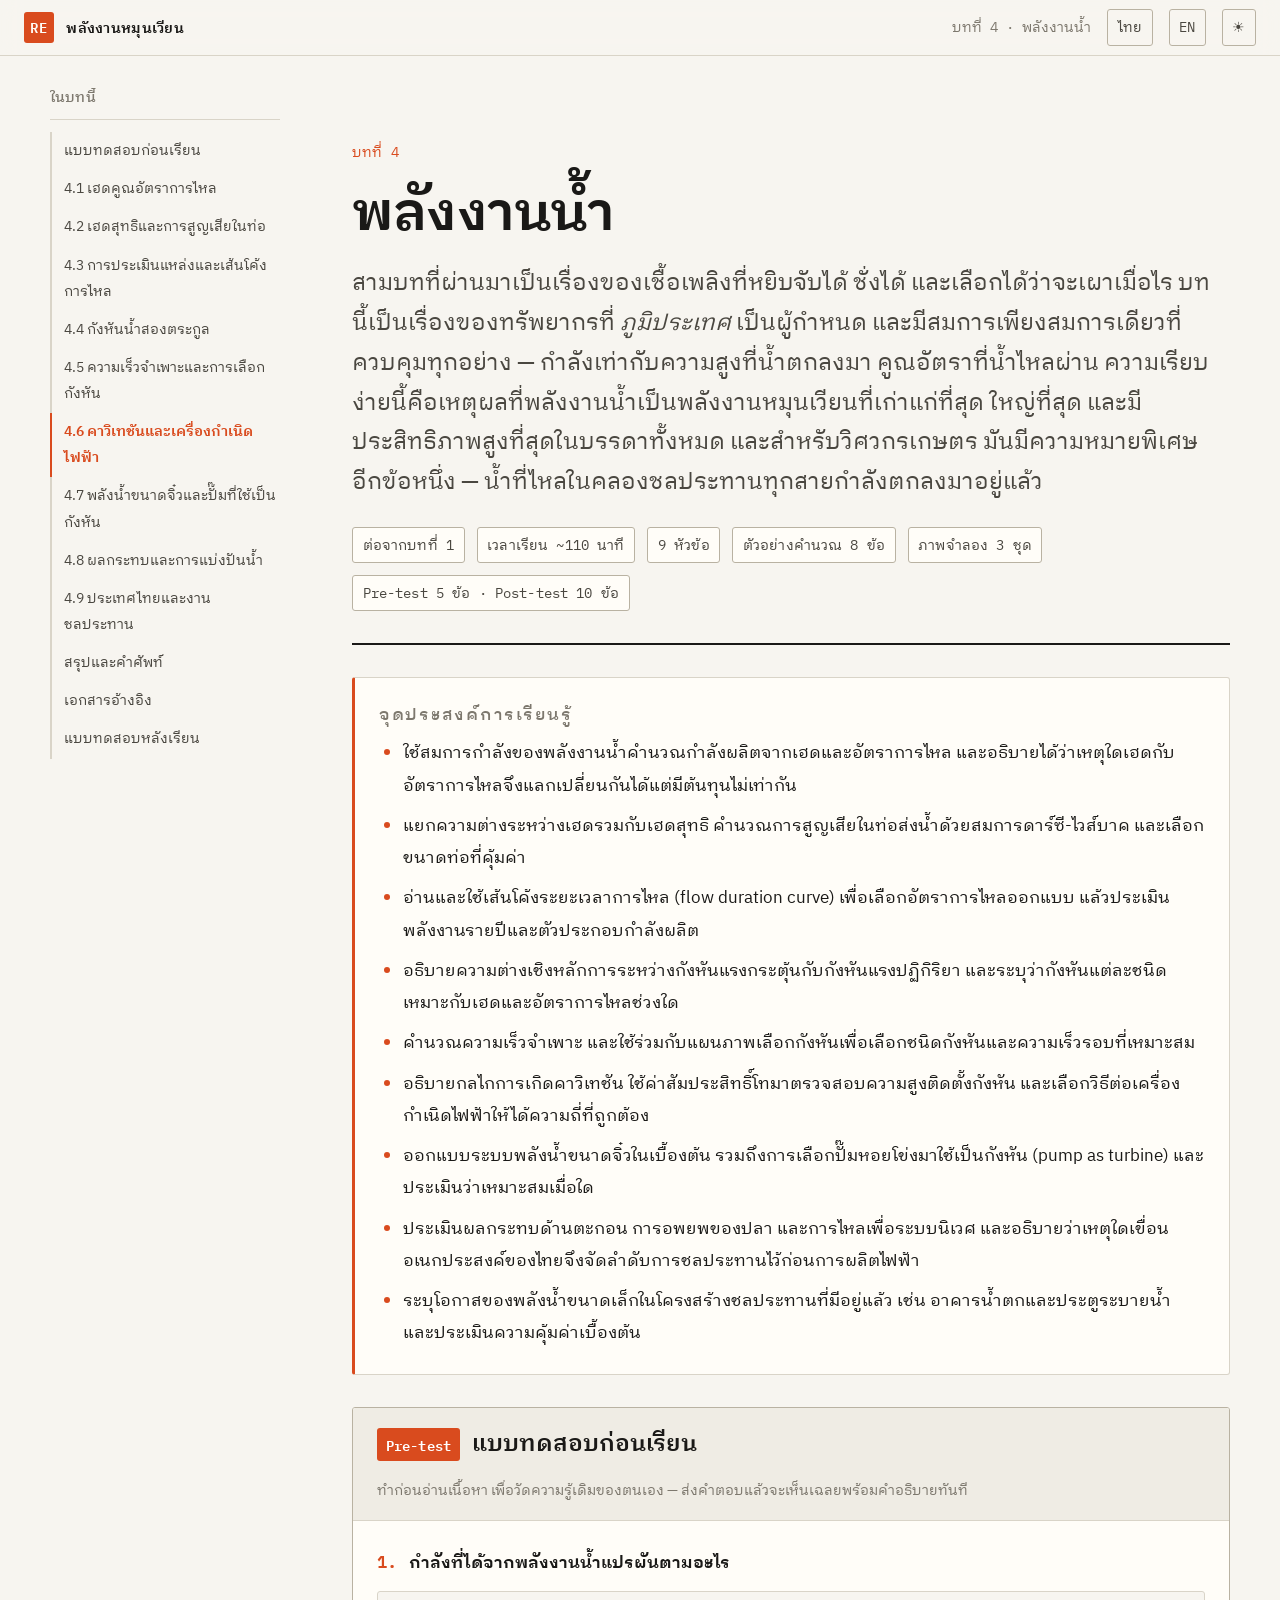
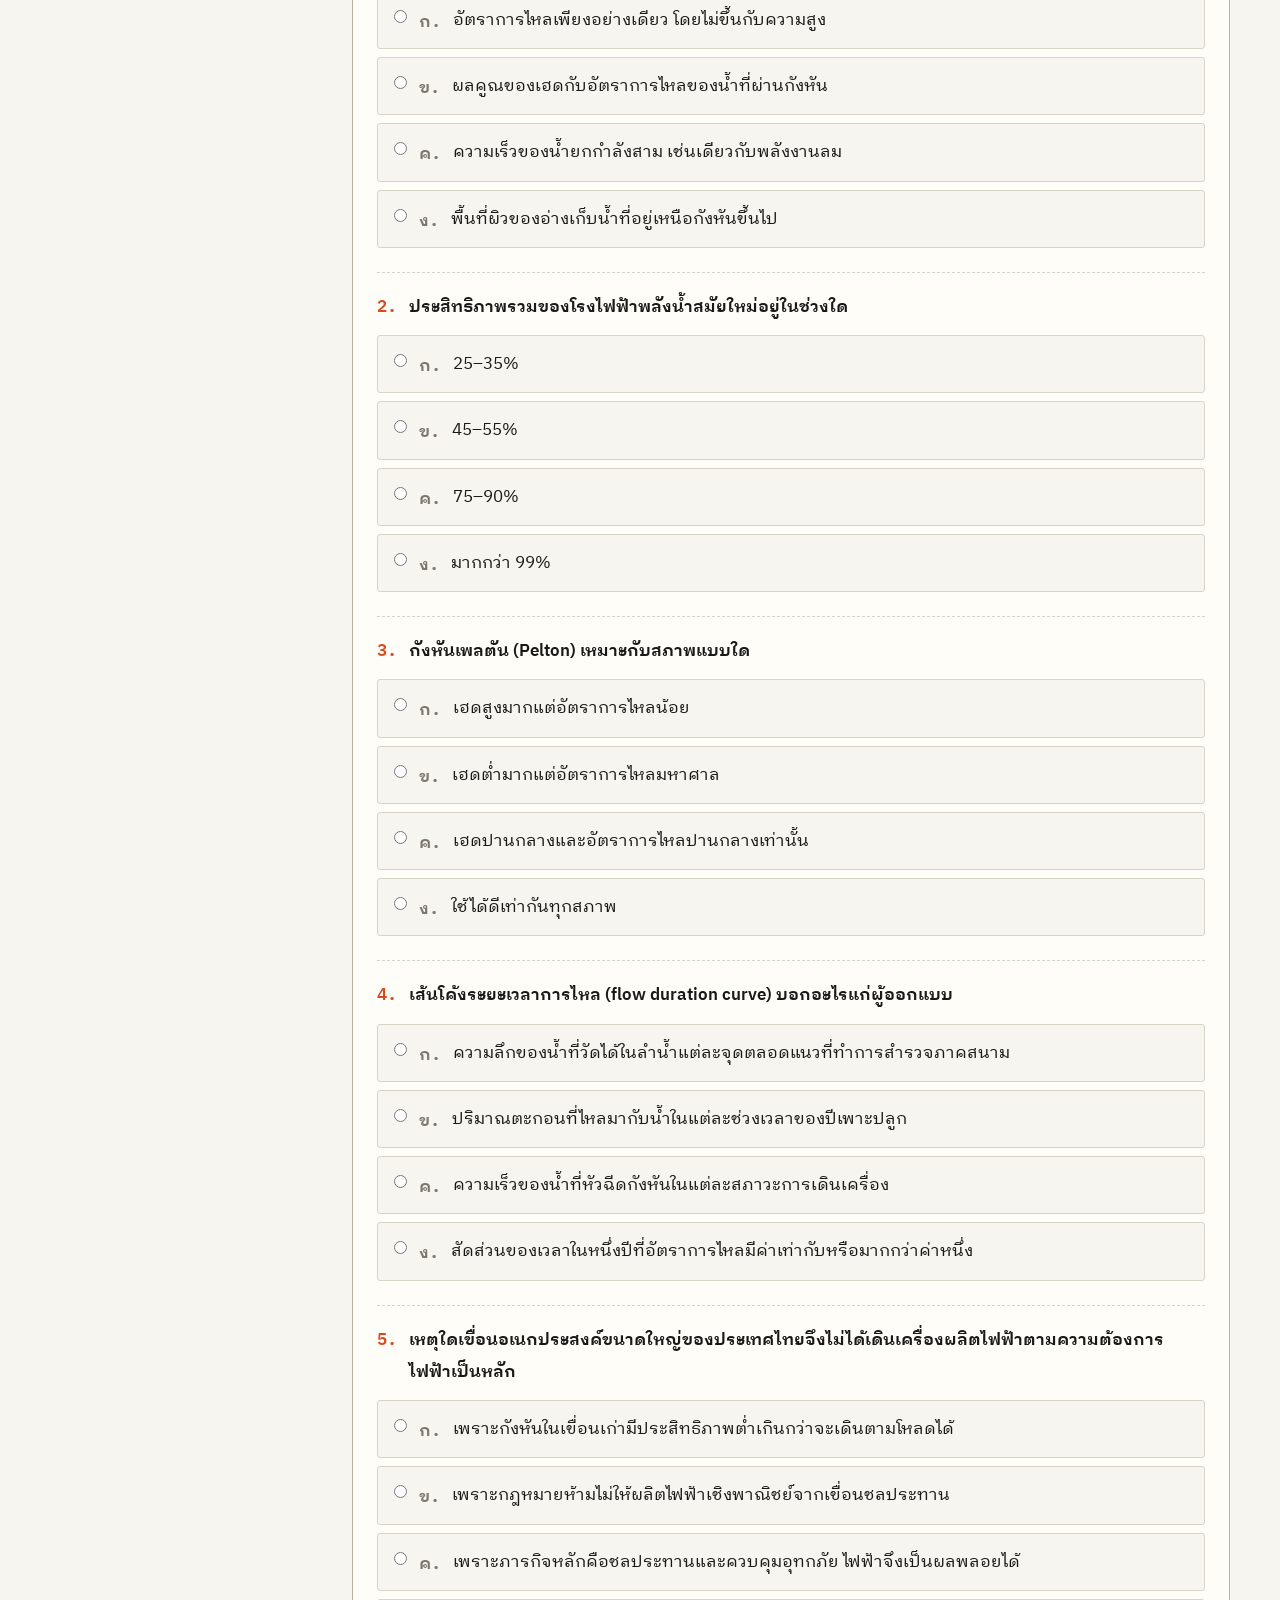
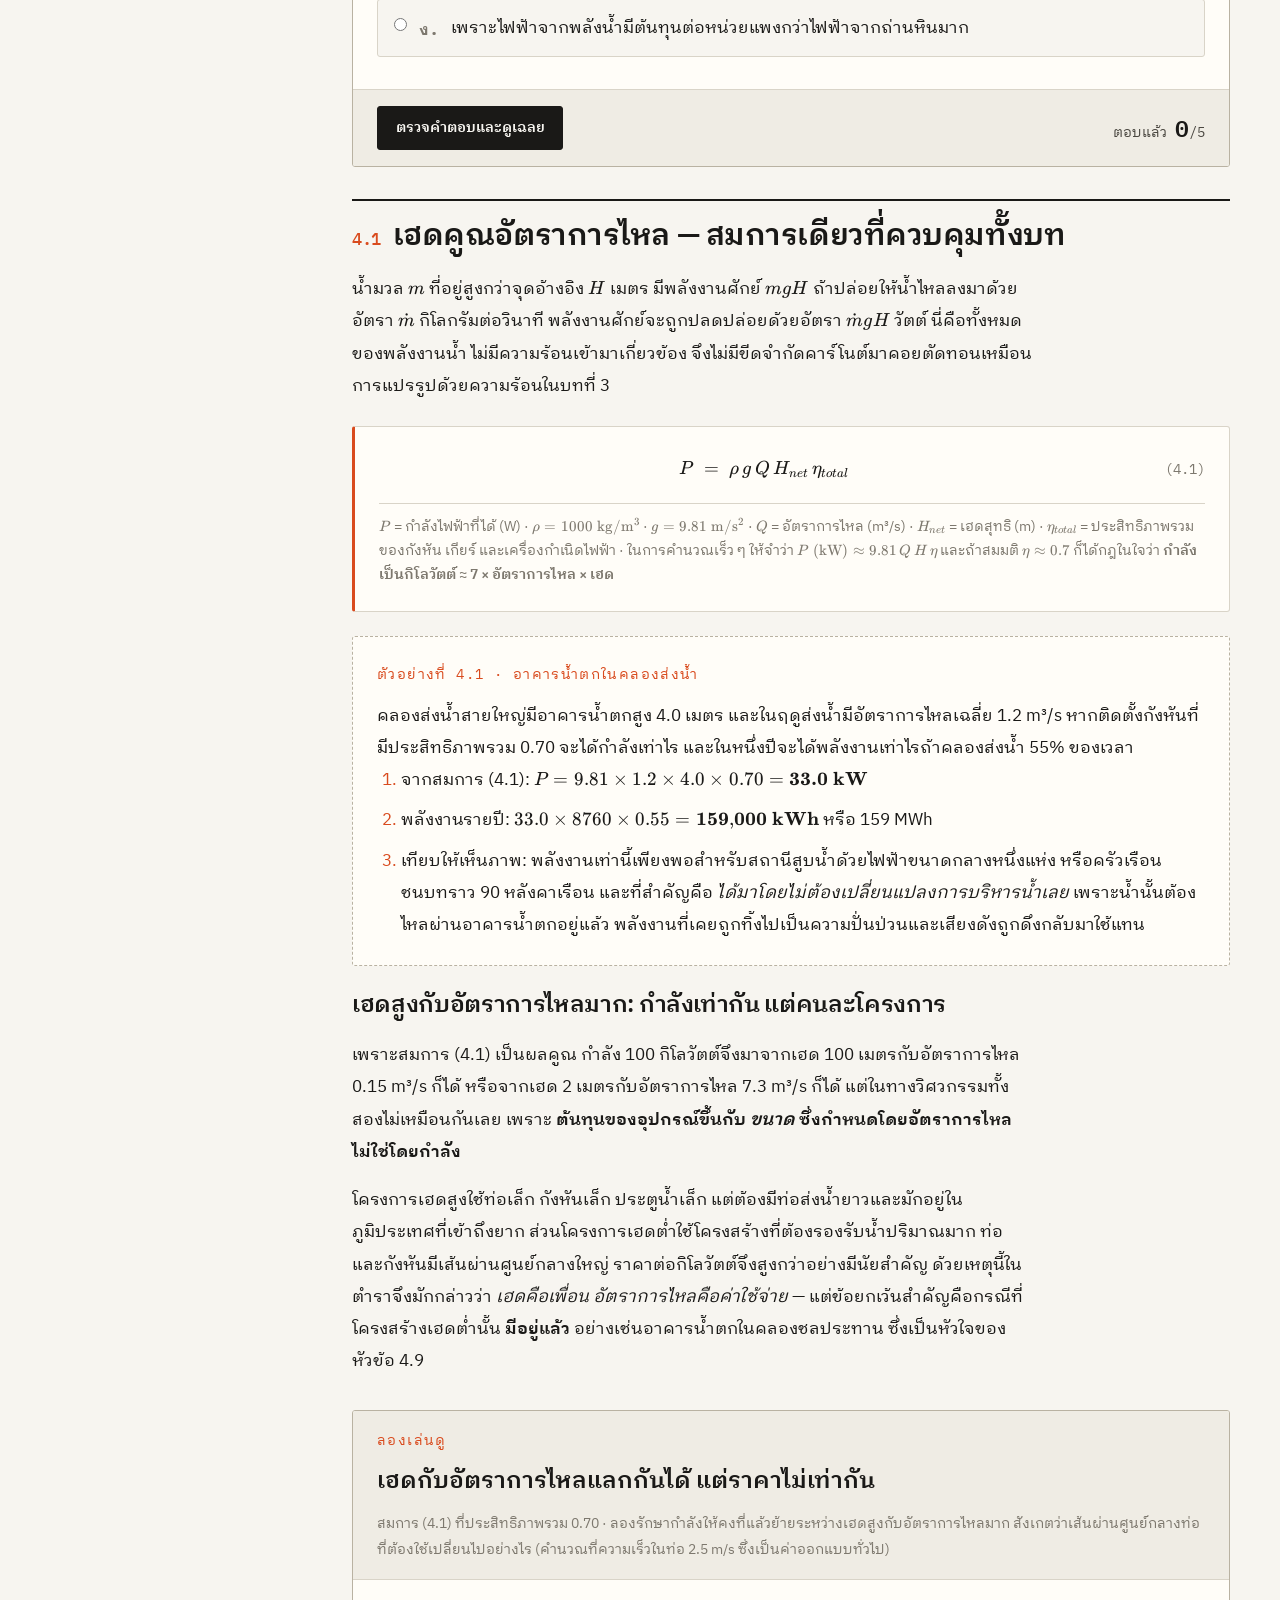
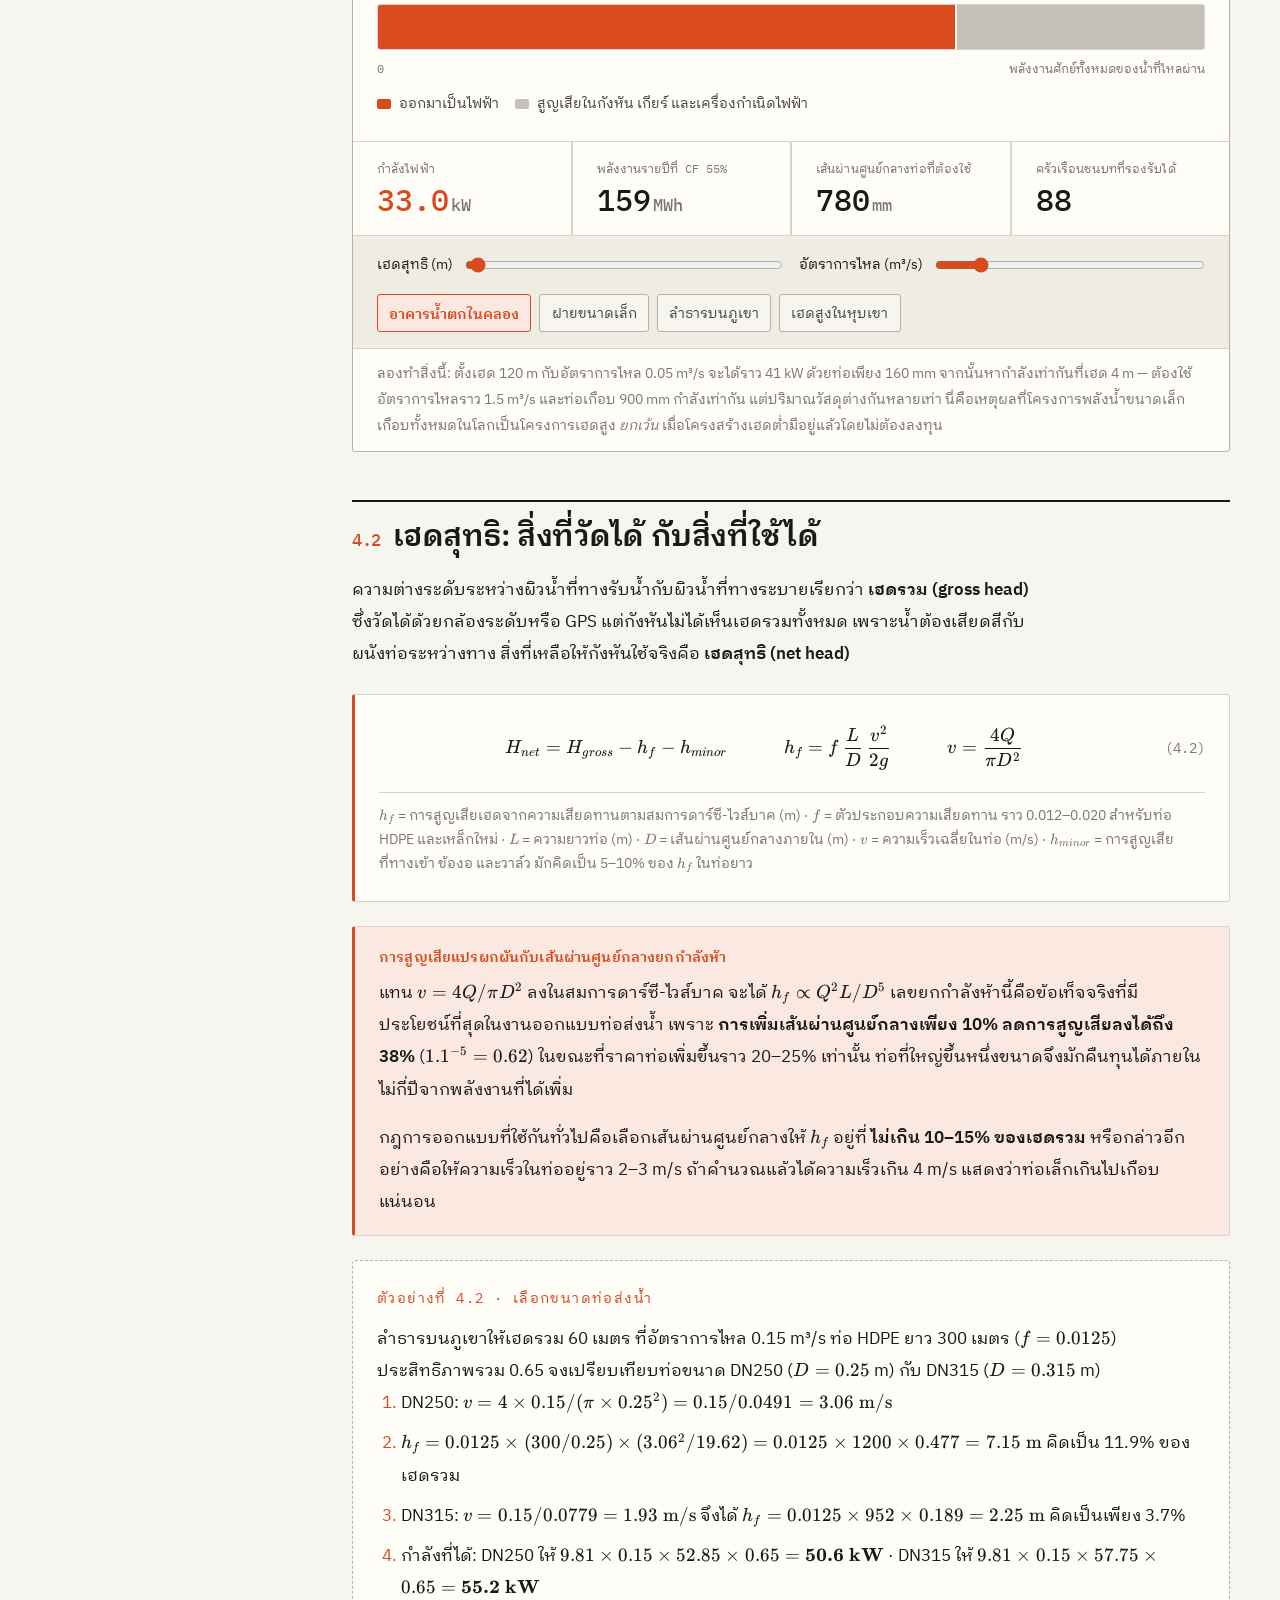
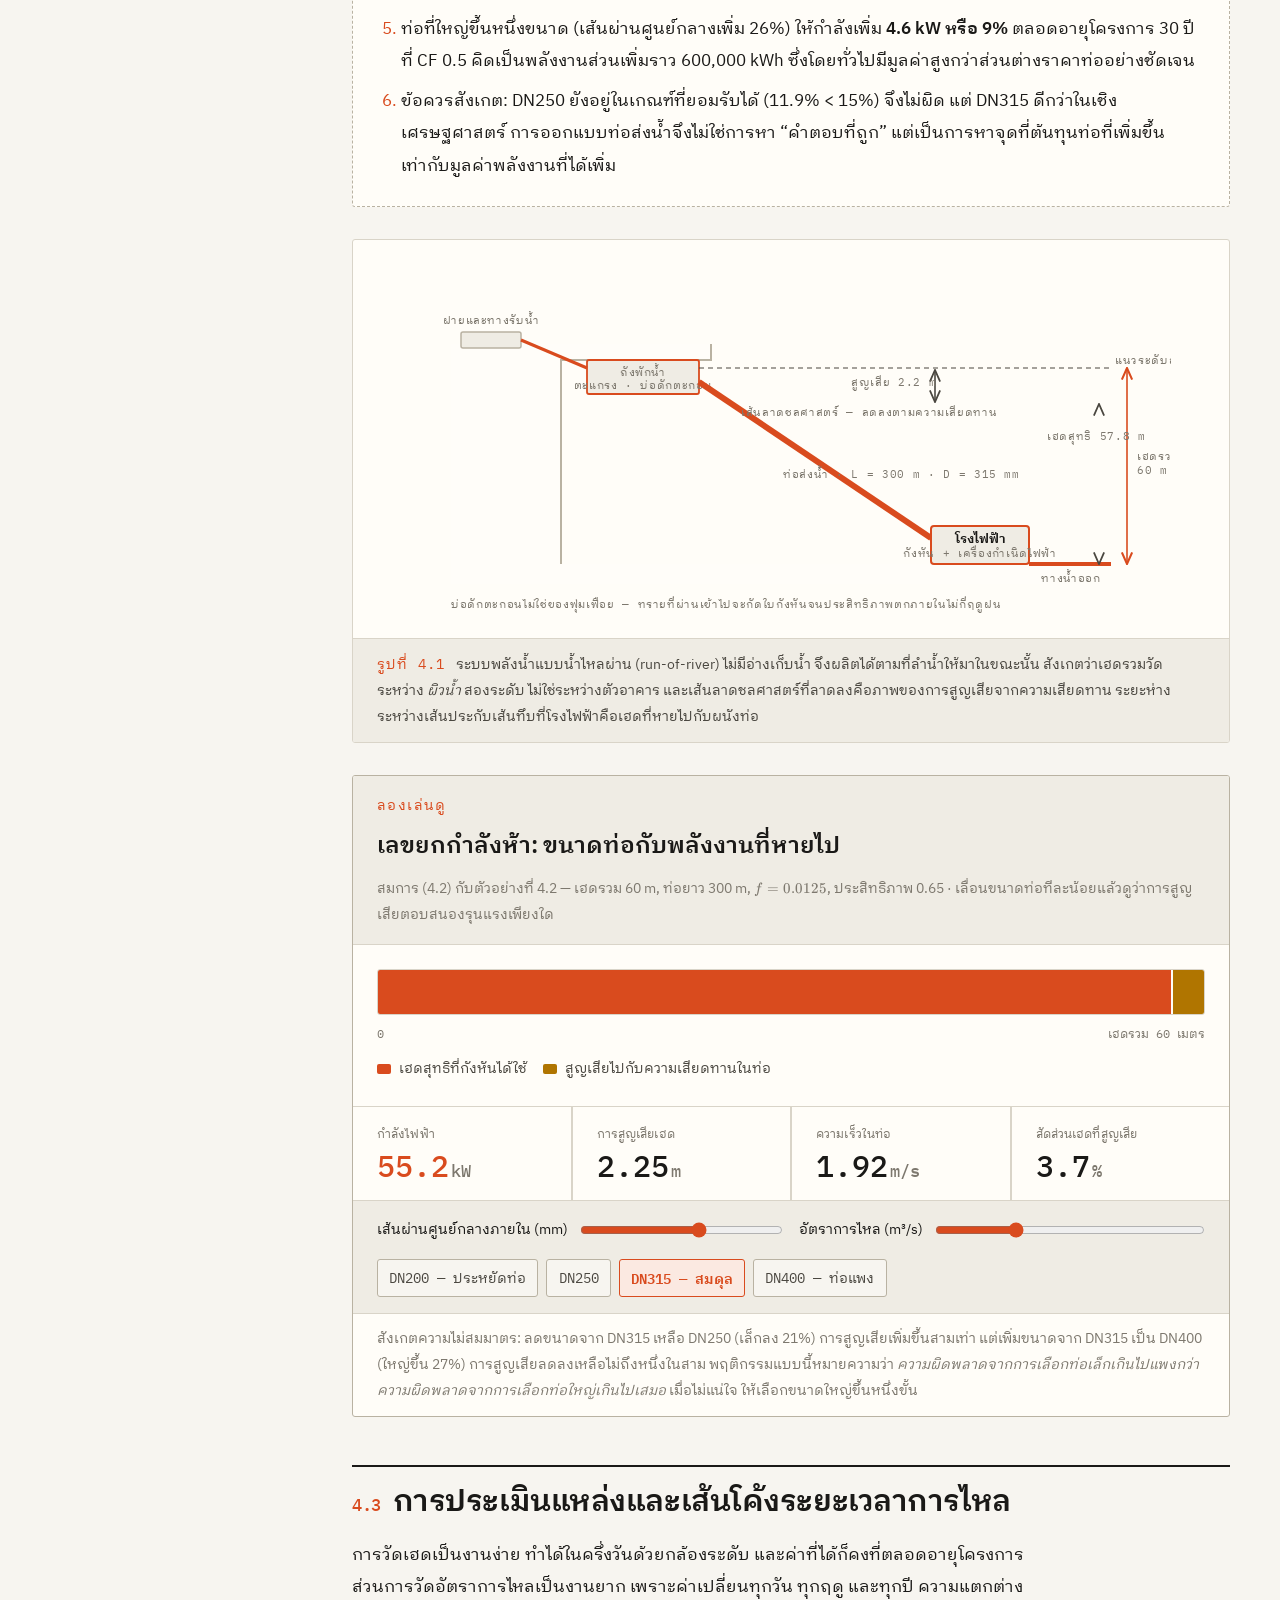
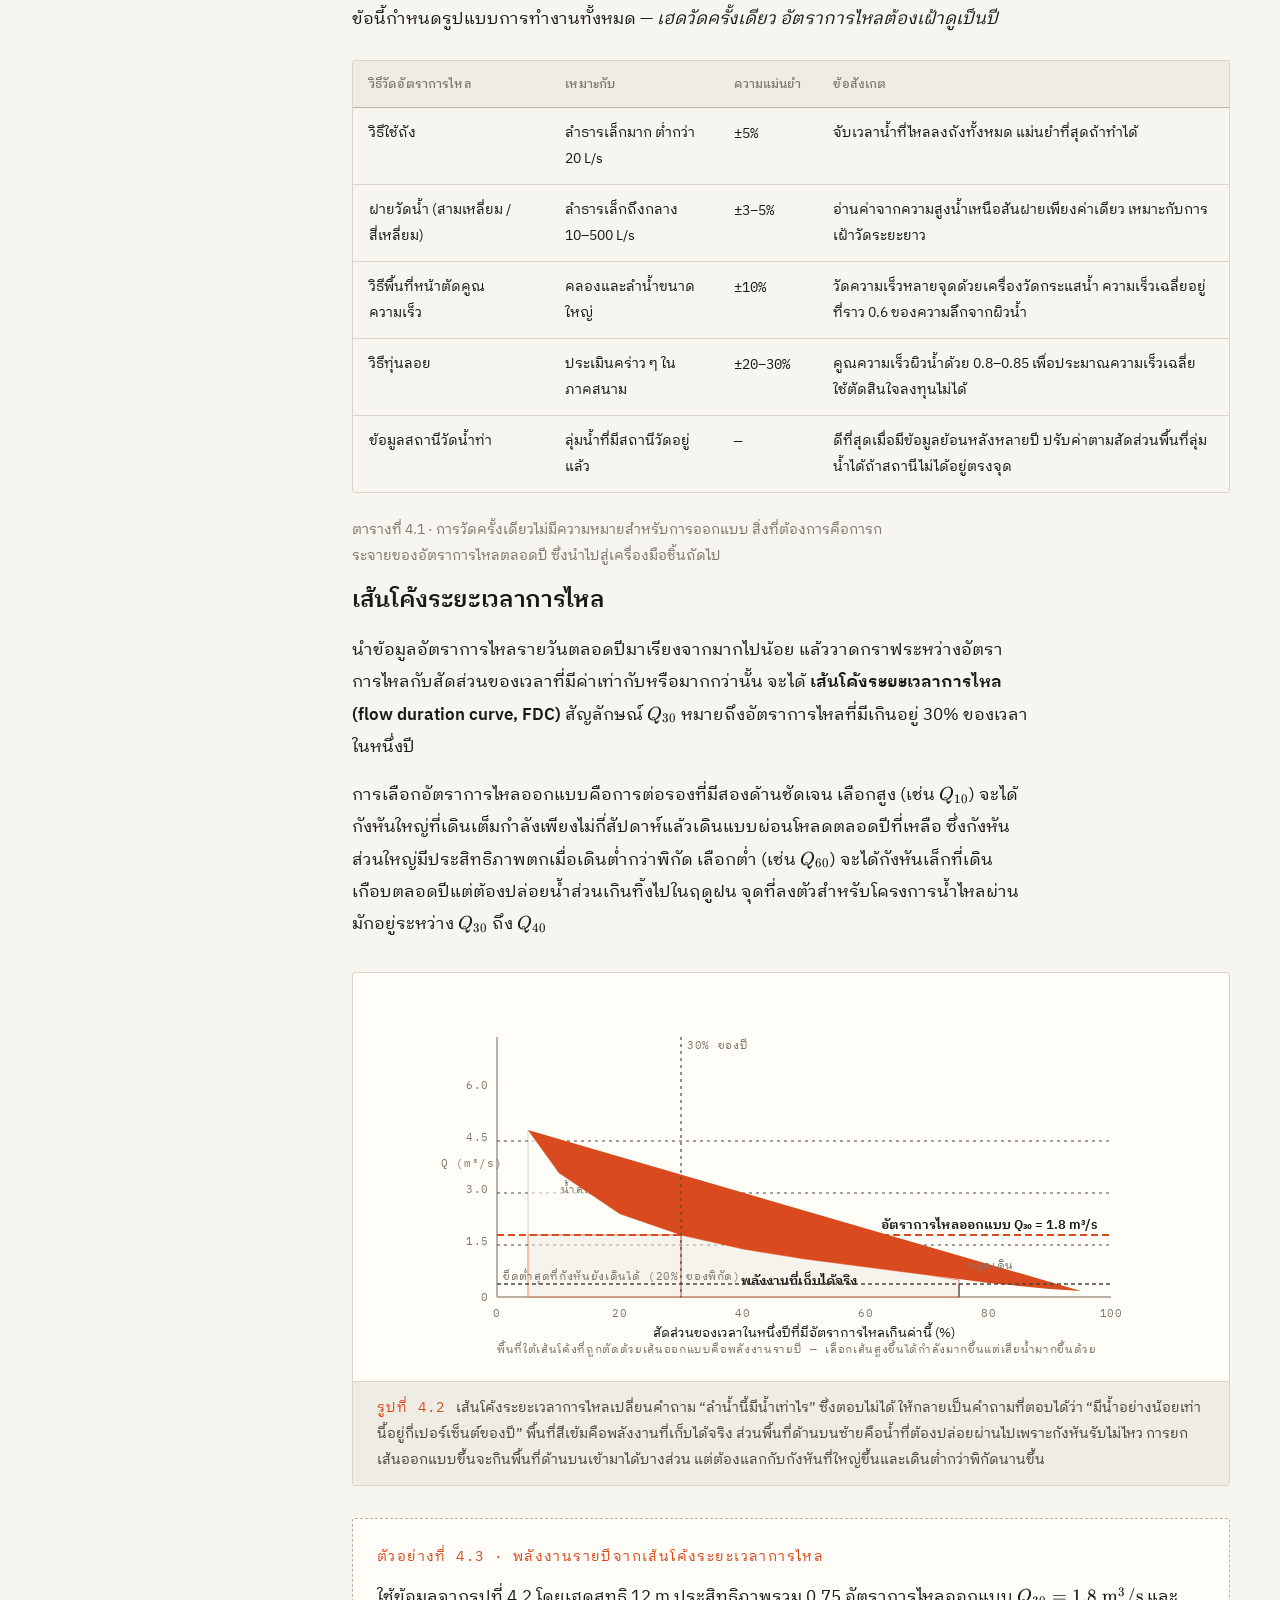
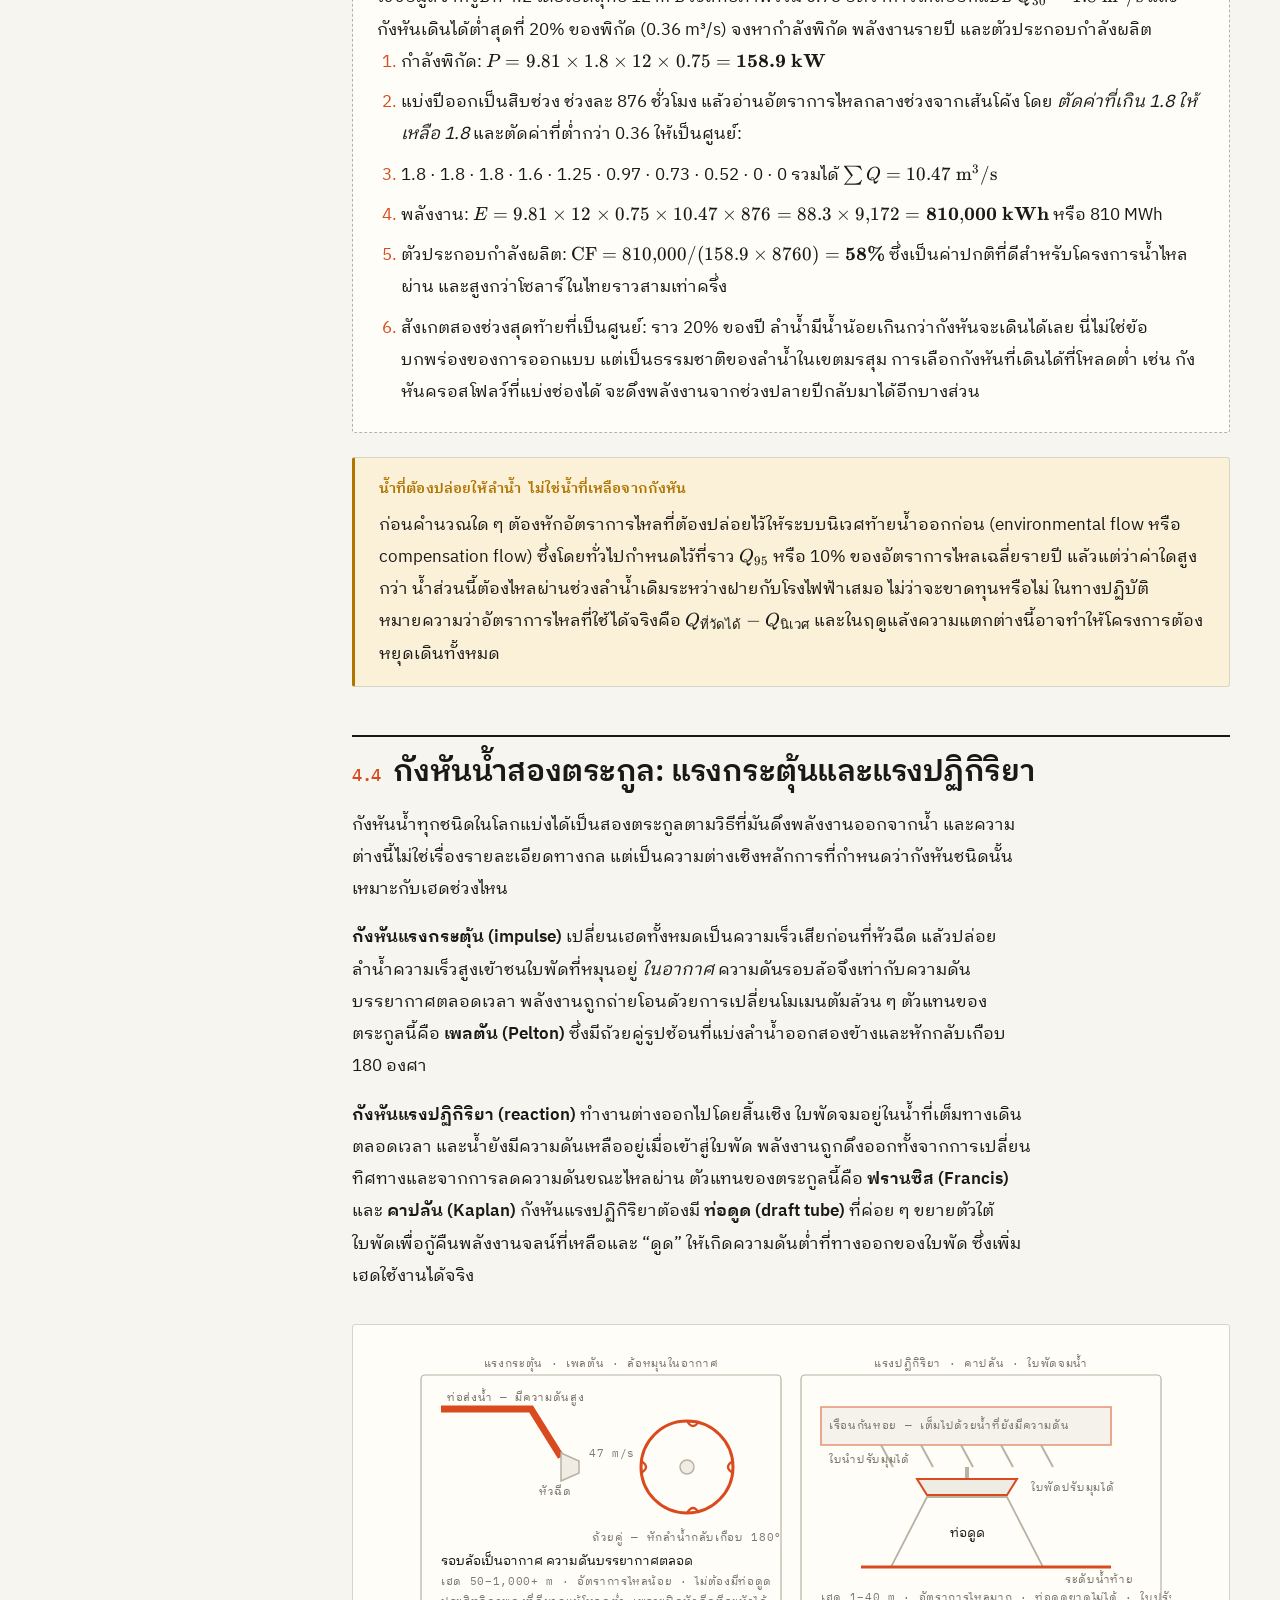
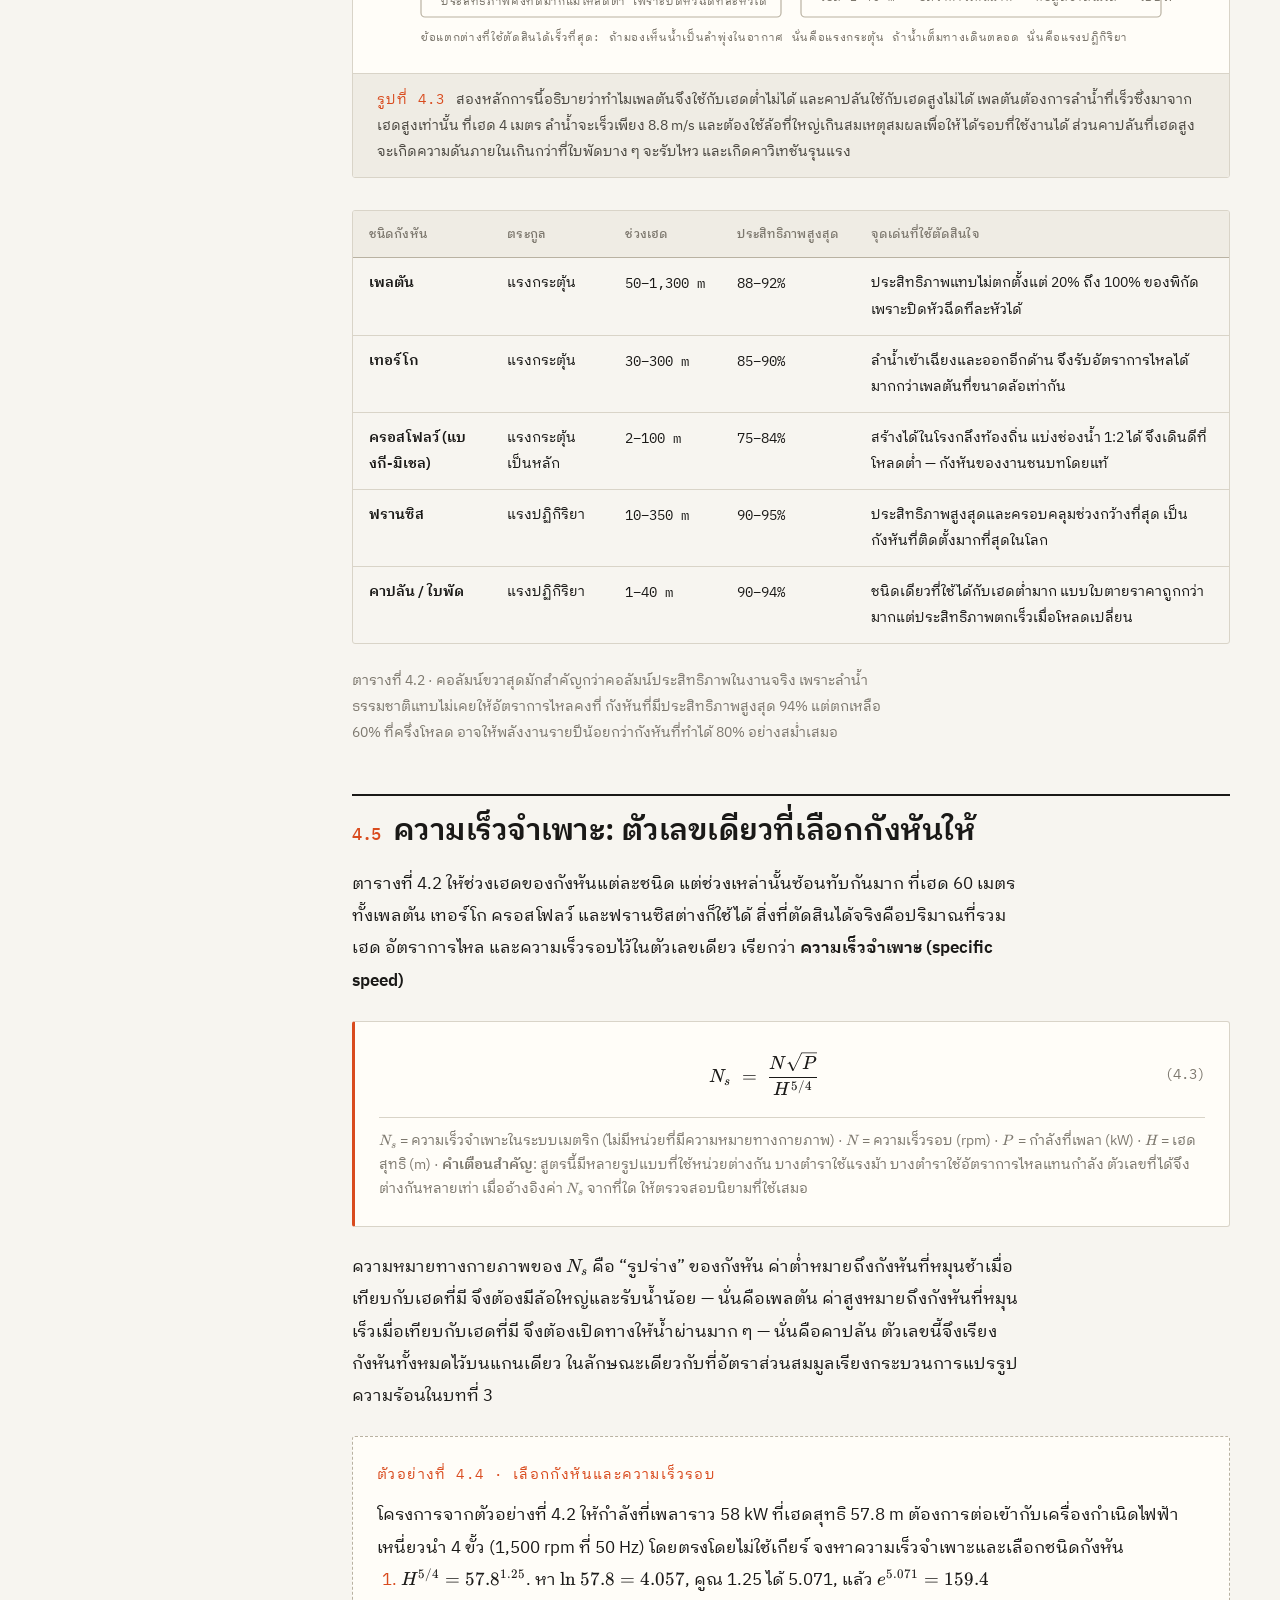
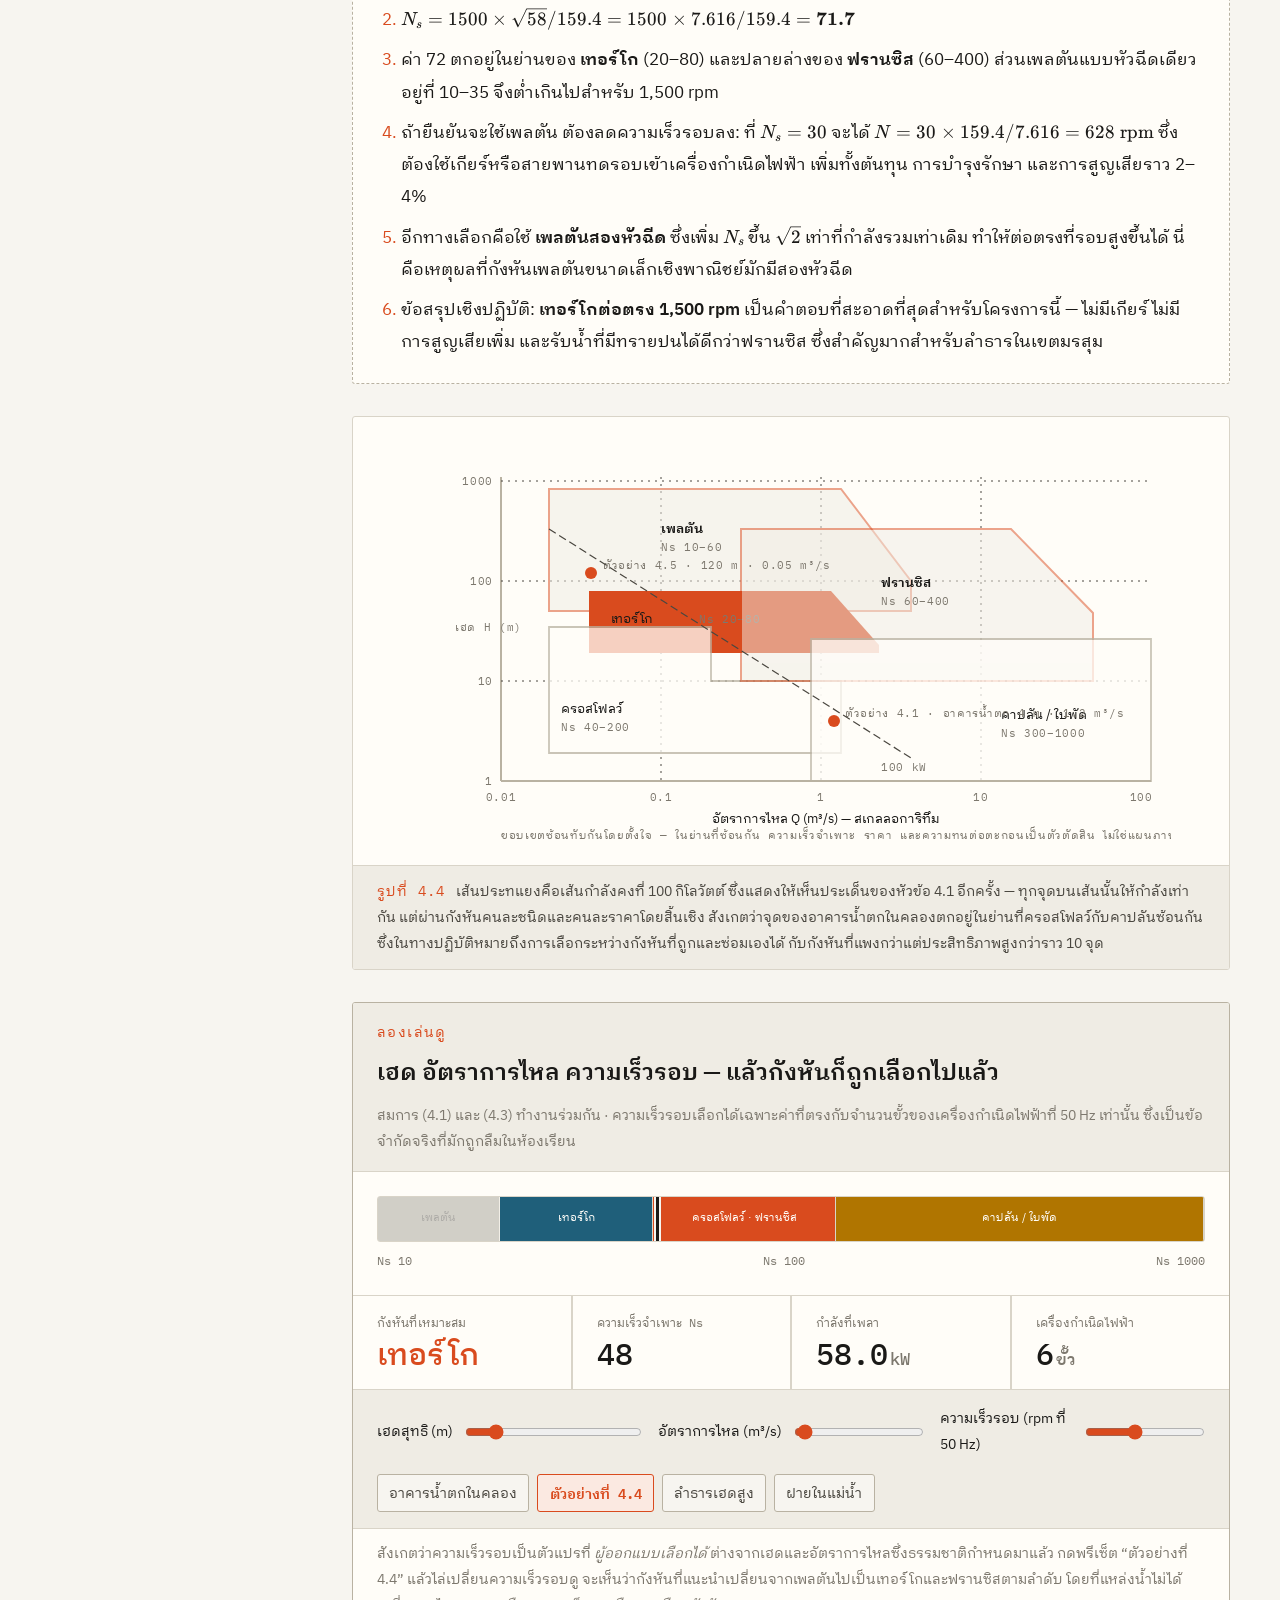
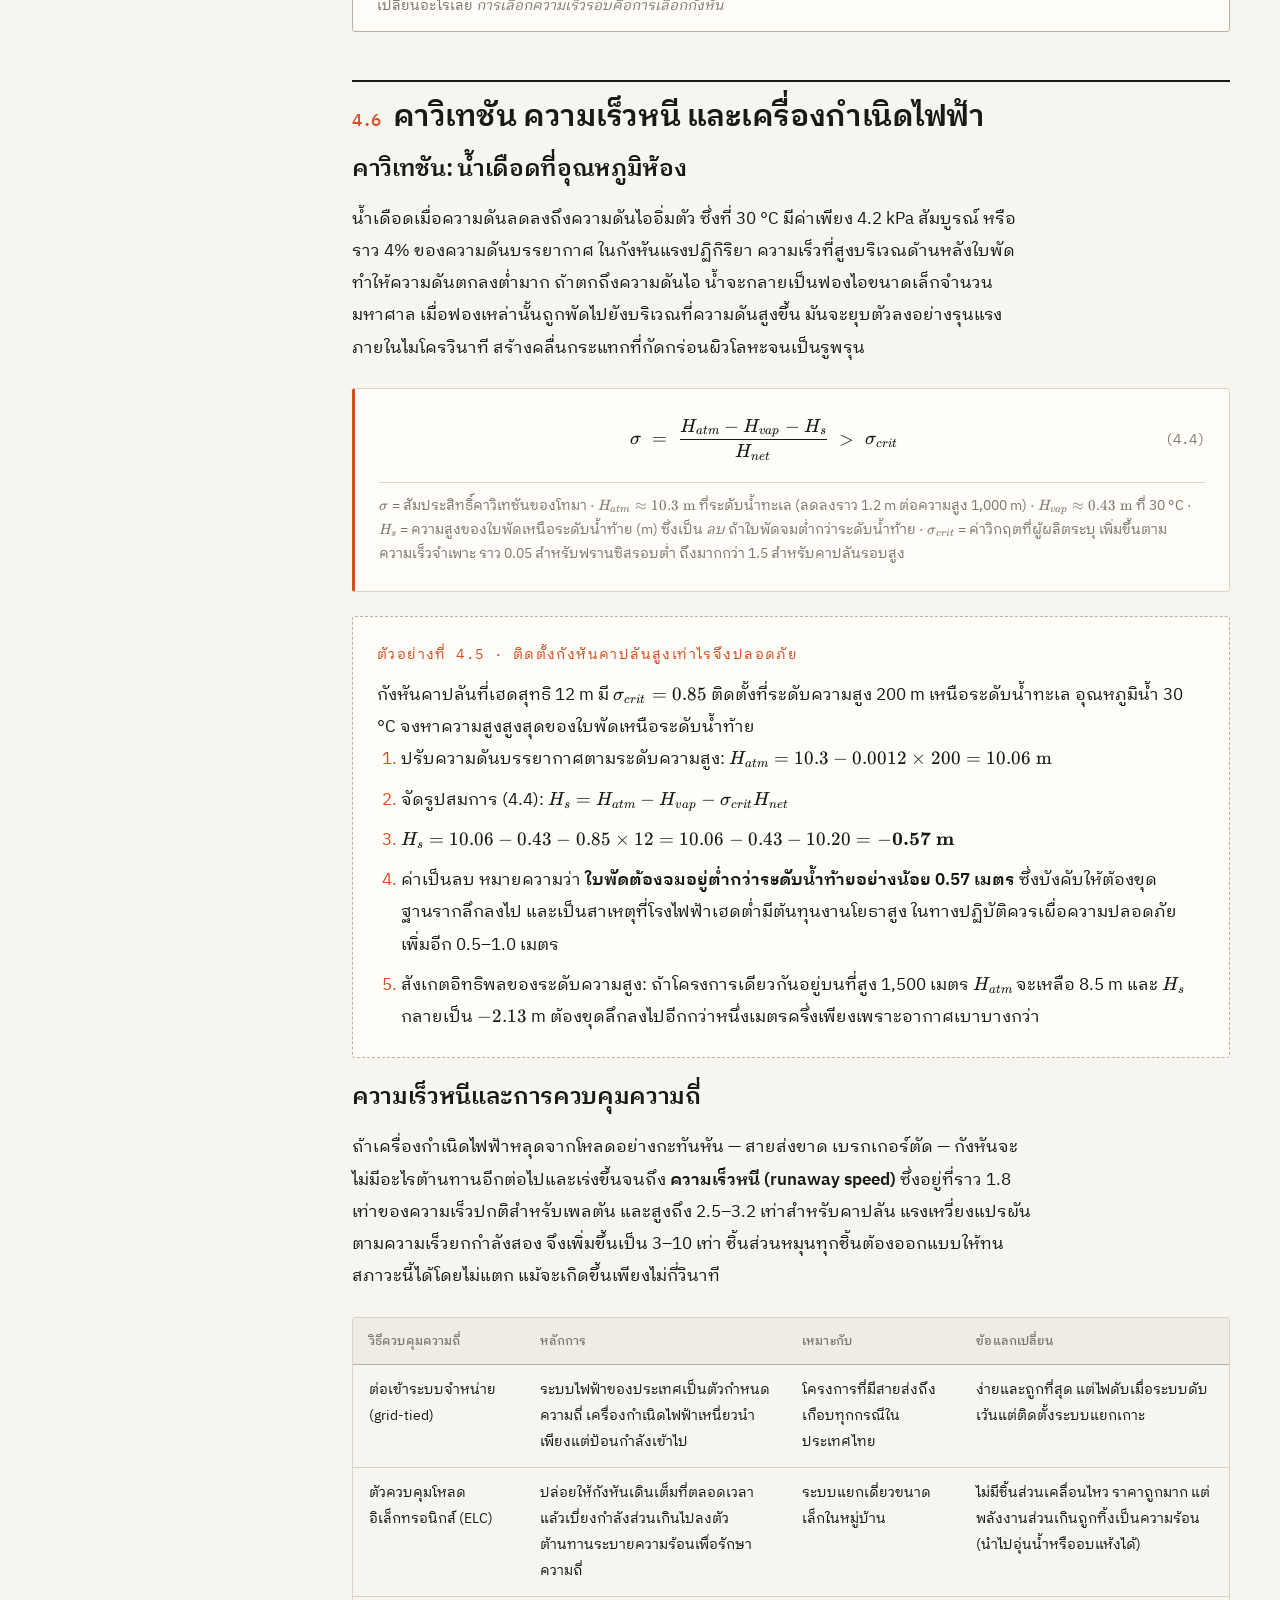
<file: chapters/04-hydro.html>
<!DOCTYPE html>
<html lang="th" data-lang="th" data-theme="light">
<head>
<meta charset="utf-8">
<meta name="viewport" content="width=device-width, initial-scale=1">
<title>บทที่ 4 · พลังงานน้ำ</title>
<meta name="description" content="พลังงานน้ำ — เฮดและอัตราการไหล การสูญเสียในท่อส่งน้ำ เส้นโค้งระยะเวลาการไหล กังหันแรงกระตุ้นและแรงปฏิกิริยา ความเร็วจำเพาะ คาวิเทชัน ไฟฟ้าพลังน้ำขนาดจิ๋ว ปั๊มที่ใช้เป็นกังหัน และการประยุกต์ในคลองชลประทานของไทย">
<link rel="preconnect" href="https://fonts.googleapis.com">
<link rel="preconnect" href="https://fonts.gstatic.com" crossorigin>
<link href="https://fonts.googleapis.com/css2?family=IBM+Plex+Mono:wght@400;500;600&family=IBM+Plex+Sans:wght@400;500;600;700&family=IBM+Plex+Sans+Thai+Looped:wght@400;500;600;700&display=swap" rel="stylesheet">
<link rel="stylesheet" href="../assets/vendor/katex/katex.min.css">
<link rel="stylesheet" href="../assets/css/base.css">
<link rel="stylesheet" href="../assets/css/components.css">
<link rel="stylesheet" href="../assets/css/anim.css">
<script src="../assets/js/boot.js"></script>
</head>
<body data-chapter="04">

<a class="skip" href="#main"><span class="th">ข้ามไปเนื้อหาหลัก</span><span class="en">Skip to main content</span></a>
<div class="progress" aria-hidden="true"></div>

<header class="topbar">
  <a class="topbar__brand" href="../index.html">
    <span class="mark">RE</span>
    <span class="name">
      <span class="th">พลังงานหมุนเวียน</span>
      <span class="en">Renewable Energy</span>
    </span>
  </a>
  <span class="topbar__spacer"></span>
  <span class="topbar__crumb">
    <span class="th">บทที่ 4 · พลังงานน้ำ</span>
    <span class="en">Chapter 4 · Hydro Energy</span>
  </span>
  <button class="btn-toggle" data-lang-btn="th" aria-pressed="true">ไทย</button>
  <button class="btn-toggle" data-lang-btn="en" aria-pressed="false">EN</button>
  <button class="btn-toggle" data-theme-toggle aria-label="Switch theme"><span class="icon">☀</span></button>
</header>

<div class="wrap">
  <div class="layout">

    <!-- ============ sidebar ============ -->
    <aside class="sidebar">
      <h2><span class="th">ในบทนี้</span><span class="en">In this chapter</span></h2>
      <ol>
        <li><a href="#pretest"><span class="th">แบบทดสอบก่อนเรียน</span><span class="en">Pre-test</span></a></li>
        <li><a href="#s1"><span class="th">4.1 เฮดคูณอัตราการไหล</span><span class="en">4.1 Head times flow</span></a></li>
        <li><a href="#s2"><span class="th">4.2 เฮดสุทธิและการสูญเสียในท่อ</span><span class="en">4.2 Net head and pipe losses</span></a></li>
        <li><a href="#s3"><span class="th">4.3 การประเมินแหล่งและเส้นโค้งการไหล</span><span class="en">4.3 Site assessment and the FDC</span></a></li>
        <li><a href="#s4"><span class="th">4.4 กังหันน้ำสองตระกูล</span><span class="en">4.4 Two families of turbine</span></a></li>
        <li><a href="#s5"><span class="th">4.5 ความเร็วจำเพาะและการเลือกกังหัน</span><span class="en">4.5 Specific speed and selection</span></a></li>
        <li><a href="#s6"><span class="th">4.6 คาวิเทชันและเครื่องกำเนิดไฟฟ้า</span><span class="en">4.6 Cavitation and the generator</span></a></li>
        <li><a href="#s7"><span class="th">4.7 พลังน้ำขนาดจิ๋วและปั๊มที่ใช้เป็นกังหัน</span><span class="en">4.7 Pico-hydro and pumps as turbines</span></a></li>
        <li><a href="#s8"><span class="th">4.8 ผลกระทบและการแบ่งปันน้ำ</span><span class="en">4.8 Impacts and sharing the water</span></a></li>
        <li><a href="#s9"><span class="th">4.9 ประเทศไทยและงานชลประทาน</span><span class="en">4.9 Thailand and irrigation</span></a></li>
        <li><a href="#summary"><span class="th">สรุปและคำศัพท์</span><span class="en">Summary and glossary</span></a></li>
        <li><a href="#references"><span class="th">เอกสารอ้างอิง</span><span class="en">References</span></a></li>
        <li><a href="#posttest"><span class="th">แบบทดสอบหลังเรียน</span><span class="en">Post-test</span></a></li>
      </ol>
    </aside>

    <!-- ============ main ============ -->
    <main id="main">

      <header class="chapter-head">
        <span class="chapter-head__num">
          <span class="th">บทที่ 4</span><span class="en">Chapter 4</span>
        </span>
        <h1>
          <span class="th">พลังงานน้ำ</span>
          <span class="en">Hydro Energy</span>
        </h1>
        <p class="lead">
          <span class="th">สามบทที่ผ่านมาเป็นเรื่องของเชื้อเพลิงที่หยิบจับได้ ชั่งได้ และเลือกได้ว่าจะเผาเมื่อไร บทนี้เป็นเรื่องของทรัพยากรที่ <em>ภูมิประเทศ</em> เป็นผู้กำหนด และมีสมการเพียงสมการเดียวที่ควบคุมทุกอย่าง — กำลังเท่ากับความสูงที่น้ำตกลงมา คูณอัตราที่น้ำไหลผ่าน ความเรียบง่ายนี้คือเหตุผลที่พลังงานน้ำเป็นพลังงานหมุนเวียนที่เก่าแก่ที่สุด ใหญ่ที่สุด และมีประสิทธิภาพสูงที่สุดในบรรดาทั้งหมด และสำหรับวิศวกรเกษตร มันมีความหมายพิเศษอีกข้อหนึ่ง — น้ำที่ไหลในคลองชลประทานทุกสายกำลังตกลงมาอยู่แล้ว</span>
          <span class="en">The last three chapters dealt with fuels you can hold, weigh and choose when to burn. This chapter concerns a resource set by <em>terrain</em>, and a single equation governs all of it — power is the height the water falls through, times the rate at which it flows. That simplicity is why hydro is the oldest, largest and most efficient renewable of them all. For an agricultural engineer it carries one more meaning: the water in every irrigation canal is already falling.</span>
        </p>
        <div class="chapter-head__facts">
          <span class="chip"><span class="th">ต่อจากบทที่ 1</span><span class="en">Builds on Chapter 1</span></span>
          <span class="chip"><span class="th">เวลาเรียน ~110 นาที</span><span class="en">~110 min</span></span>
          <span class="chip"><span class="th">9 หัวข้อ</span><span class="en">9 sections</span></span>
          <span class="chip"><span class="th">ตัวอย่างคำนวณ 8 ข้อ</span><span class="en">8 worked examples</span></span>
          <span class="chip"><span class="th">ภาพจำลอง 3 ชุด</span><span class="en">3 interactive models</span></span>
          <span class="chip"><span class="th">Pre-test 5 ข้อ · Post-test 10 ข้อ</span><span class="en">Pre-test 5 · Post-test 10</span></span>
        </div>
      </header>

      <div class="objectives">
        <h2><span class="th">จุดประสงค์การเรียนรู้</span><span class="en">Learning objectives</span></h2>
        <ul>
          <li>
            <span class="th">ใช้สมการกำลังของพลังงานน้ำคำนวณกำลังผลิตจากเฮดและอัตราการไหล และอธิบายได้ว่าเหตุใดเฮดกับอัตราการไหลจึงแลกเปลี่ยนกันได้แต่มีต้นทุนไม่เท่ากัน</span>
            <span class="en">Use the hydro power equation to compute output from head and flow, and explain why head and flow trade against each other but do not cost the same.</span>
          </li>
          <li>
            <span class="th">แยกความต่างระหว่างเฮดรวมกับเฮดสุทธิ คำนวณการสูญเสียในท่อส่งน้ำด้วยสมการดาร์ซี-ไวส์บาค และเลือกขนาดท่อที่คุ้มค่า</span>
            <span class="en">Distinguish gross from net head, compute penstock losses with the Darcy&ndash;Weisbach equation, and choose an economic pipe diameter.</span>
          </li>
          <li>
            <span class="th">อ่านและใช้เส้นโค้งระยะเวลาการไหล (flow duration curve) เพื่อเลือกอัตราการไหลออกแบบ แล้วประเมินพลังงานรายปีและตัวประกอบกำลังผลิต</span>
            <span class="en">Read and use a flow duration curve to choose the design flow, then estimate annual energy and capacity factor.</span>
          </li>
          <li>
            <span class="th">อธิบายความต่างเชิงหลักการระหว่างกังหันแรงกระตุ้นกับกังหันแรงปฏิกิริยา และระบุว่ากังหันแต่ละชนิดเหมาะกับเฮดและอัตราการไหลช่วงใด</span>
            <span class="en">Explain the principle separating impulse from reaction turbines, and identify the head and flow range each type suits.</span>
          </li>
          <li>
            <span class="th">คำนวณความเร็วจำเพาะ และใช้ร่วมกับแผนภาพเลือกกังหันเพื่อเลือกชนิดกังหันและความเร็วรอบที่เหมาะสม</span>
            <span class="en">Calculate specific speed and use it with a selection chart to choose both turbine type and running speed.</span>
          </li>
          <li>
            <span class="th">อธิบายกลไกการเกิดคาวิเทชัน ใช้ค่าสัมประสิทธิ์โทมาตรวจสอบความสูงติดตั้งกังหัน และเลือกวิธีต่อเครื่องกำเนิดไฟฟ้าให้ได้ความถี่ที่ถูกต้อง</span>
            <span class="en">Explain how cavitation arises, use Thoma&rsquo;s coefficient to check the turbine setting height, and choose a generator arrangement that holds the correct frequency.</span>
          </li>
          <li>
            <span class="th">ออกแบบระบบพลังน้ำขนาดจิ๋วในเบื้องต้น รวมถึงการเลือกปั๊มหอยโข่งมาใช้เป็นกังหัน (pump as turbine) และประเมินว่าเหมาะสมเมื่อใด</span>
            <span class="en">Outline a pico-hydro design, including selecting a centrifugal pump to run as a turbine, and judge when that is the right choice.</span>
          </li>
          <li>
            <span class="th">ประเมินผลกระทบด้านตะกอน การอพยพของปลา และการไหลเพื่อระบบนิเวศ และอธิบายว่าเหตุใดเขื่อนอเนกประสงค์ของไทยจึงจัดลำดับการชลประทานไว้ก่อนการผลิตไฟฟ้า</span>
            <span class="en">Assess sediment, fish-passage and environmental-flow impacts, and explain why Thailand&rsquo;s multi-purpose dams place irrigation ahead of power generation.</span>
          </li>
          <li>
            <span class="th">ระบุโอกาสของพลังน้ำขนาดเล็กในโครงสร้างชลประทานที่มีอยู่แล้ว เช่น อาคารน้ำตกและประตูระบายน้ำ และประเมินความคุ้มค่าเบื้องต้น</span>
            <span class="en">Identify small-hydro opportunities in existing irrigation infrastructure such as drop structures and regulators, and make a first assessment of their viability.</span>
          </li>
        </ul>
      </div>

      <!-- ============ PRE-TEST ============ -->
      <section class="quiz quiz--pre" id="pretest" data-quiz="pre" data-pass="0.6">
        <script type="application/json" class="quiz-data">
{
  "questions": [
    {
      "q": {
        "th": "กำลังที่ได้จากพลังงานน้ำแปรผันตามอะไร",
        "en": "Hydro power is proportional to what?"
      },
      "choices": [
        {
          "th": "อัตราการไหลเพียงอย่างเดียว โดยไม่ขึ้นกับความสูง",
          "en": "Flow rate alone, independently of the height"
        },
        {
          "th": "ผลคูณของเฮดกับอัตราการไหลของน้ำที่ผ่านกังหัน",
          "en": "The product of head and the flow passing the turbine"
        },
        {
          "th": "ความเร็วของน้ำยกกำลังสาม เช่นเดียวกับพลังงานลม",
          "en": "The cube of the water velocity, exactly as with wind"
        },
        {
          "th": "พื้นที่ผิวของอ่างเก็บน้ำที่อยู่เหนือกังหันขึ้นไป",
          "en": "The surface area of the reservoir above the turbine"
        }
      ],
      "answer": 1,
      "why": {
        "th": "P = ρgQH·η ซึ่งเป็นสมการเชิงเส้นทั้งในเฮดและอัตราการไหล ต่างจากพลังงานลมที่แปรผันตามความเร็วยกกำลังสาม ความเป็นเชิงเส้นนี้ทำให้พลังงานน้ำคาดการณ์ได้ง่ายกว่ามาก แต่ก็หมายความว่าเฮด 100 เมตรกับอัตราการไหล 1 m³/s ให้กำลังเท่ากับเฮด 1 เมตรกับอัตราการไหล 100 m³/s ซึ่งในทางวิศวกรรมเป็นโครงการคนละแบบโดยสิ้นเชิง",
        "en": "P = ρgQH·η, linear in both head and flow — unlike wind, which goes as the cube of speed. That linearity makes hydro far more predictable, but it also means 100 m of head with 1 m³/s gives the same power as 1 m with 100 m³/s, which in engineering terms are entirely different projects."
      }
    },
    {
      "q": {
        "th": "ประสิทธิภาพรวมของโรงไฟฟ้าพลังน้ำสมัยใหม่อยู่ในช่วงใด",
        "en": "What is the overall efficiency of a modern hydroelectric plant?"
      },
      "choices": [
        {
          "th": "25–35%",
          "en": "25–35%"
        },
        {
          "th": "45–55%",
          "en": "45–55%"
        },
        {
          "th": "75–90%",
          "en": "75–90%"
        },
        {
          "th": "มากกว่า 99%",
          "en": "Above 99%"
        }
      ],
      "answer": 2,
      "why": {
        "th": "พลังงานน้ำมีประสิทธิภาพสูงที่สุดในบรรดาเทคโนโลยีแปลงพลังงานทั้งหมด เพราะเป็นการแปลงพลังงานกลเป็นพลังงานกลโดยตรง ไม่ผ่านความร้อนจึงไม่ติดขีดจำกัดคาร์โนต์ กังหันขนาดใหญ่เพียงตัวเดียวทำได้ถึง 90–95% และเมื่อรวมการสูญเสียในท่อและเครื่องกำเนิดไฟฟ้าแล้วทั้งระบบอยู่ที่ราว 75–90% เทียบกับโรงไฟฟ้าความร้อนใต้พิภพที่จะได้เห็นในบทที่ 5 ซึ่งทำได้เพียง 8–17%",
        "en": "Hydro is the most efficient of all conversion technologies because it turns mechanical energy directly into mechanical energy — no heat, so no Carnot limit. A large turbine alone reaches 90–95%, and with penstock and generator losses the whole system runs at 75–90%, against the 8–17% of the geothermal plants we will meet in Chapter 5."
      }
    },
    {
      "q": {
        "th": "กังหันเพลตัน (Pelton) เหมาะกับสภาพแบบใด",
        "en": "What conditions suit a Pelton turbine?"
      },
      "choices": [
        {
          "th": "เฮดสูงมากแต่อัตราการไหลน้อย",
          "en": "Very high head with low flow"
        },
        {
          "th": "เฮดต่ำมากแต่อัตราการไหลมหาศาล",
          "en": "Very low head with enormous flow"
        },
        {
          "th": "เฮดปานกลางและอัตราการไหลปานกลางเท่านั้น",
          "en": "Only moderate head with moderate flow"
        },
        {
          "th": "ใช้ได้ดีเท่ากันทุกสภาพ",
          "en": "It works equally well in all conditions"
        }
      ],
      "answer": 0,
      "why": {
        "th": "เพลตันเป็นกังหันแรงกระตุ้น (impulse) ที่เปลี่ยนเฮดทั้งหมดเป็นความเร็วของลำน้ำผ่านหัวฉีดก่อน แล้วให้ลำน้ำนั้นชนถ้วยของล้อในอากาศ จึงต้องการเฮดสูงเพื่อให้ได้ลำน้ำที่เร็วพอ โดยทั่วไปใช้ที่เฮดเกิน 50 เมตรขึ้นไปถึงมากกว่า 1,000 เมตร ส่วนเฮดต่ำและการไหลมากเป็นงานของกังหันคาปลัน (Kaplan)",
        "en": "A Pelton is an impulse turbine: it converts the whole head into the velocity of a jet at a nozzle, then lets that jet strike buckets in open air. It therefore needs high head to produce a fast enough jet — typically above 50 m and up to more than 1,000 m. Low head with high flow is Kaplan territory."
      }
    },
    {
      "q": {
        "th": "เส้นโค้งระยะเวลาการไหล (flow duration curve) บอกอะไรแก่ผู้ออกแบบ",
        "en": "What does a flow duration curve tell the designer?"
      },
      "choices": [
        {
          "th": "ความลึกของน้ำที่วัดได้ในลำน้ำแต่ละจุดตลอดแนวที่ทำการสำรวจภาคสนาม",
          "en": "The water depth measured at every point along the surveyed reach"
        },
        {
          "th": "ปริมาณตะกอนที่ไหลมากับน้ำในแต่ละช่วงเวลาของปีเพาะปลูก",
          "en": "The sediment load the water carries at each time of the cropping year"
        },
        {
          "th": "ความเร็วของน้ำที่หัวฉีดกังหันในแต่ละสภาวะการเดินเครื่อง",
          "en": "The water velocity at the turbine nozzle in each operating state"
        },
        {
          "th": "สัดส่วนของเวลาในหนึ่งปีที่อัตราการไหลมีค่าเท่ากับหรือมากกว่าค่าหนึ่ง",
          "en": "The fraction of the year for which the flow equals or exceeds a value"
        }
      ],
      "answer": 3,
      "why": {
        "th": "การเลือกอัตราการไหลออกแบบคือการต่อรอง ถ้าเลือกค่าสูงจะได้กังหันใหญ่ที่เดินเต็มกำลังเพียงไม่กี่สัปดาห์ต่อปี ถ้าเลือกค่าต่ำจะได้กังหันเล็กที่เดินเกือบตลอดปีแต่ปล่อยน้ำส่วนเกินทิ้งในฤดูฝน โครงการแบบน้ำไหลผ่าน (run-of-river) ส่วนใหญ่จึงเลือกที่ราว Q30 ถึง Q40 คืออัตราการไหลที่มีเกินอยู่ 30–40% ของเวลาในหนึ่งปี",
        "en": "Choosing the design flow is a negotiation. Choose high and you get a large turbine that runs at full output for only a few weeks a year; choose low and you get a small one that runs almost continuously but spills the surplus in the wet season. Most run-of-river schemes settle near Q30 to Q40 — the flow exceeded 30 to 40% of the year."
      }
    },
    {
      "q": {
        "th": "เหตุใดเขื่อนอเนกประสงค์ขนาดใหญ่ของประเทศไทยจึงไม่ได้เดินเครื่องผลิตไฟฟ้าตามความต้องการไฟฟ้าเป็นหลัก",
        "en": "Why do Thailand’s large multi-purpose dams not run primarily to follow electricity demand?"
      },
      "choices": [
        {
          "th": "เพราะกังหันในเขื่อนเก่ามีประสิทธิภาพต่ำเกินกว่าจะเดินตามโหลดได้",
          "en": "Because turbines in the older dams are too inefficient to follow load"
        },
        {
          "th": "เพราะกฎหมายห้ามไม่ให้ผลิตไฟฟ้าเชิงพาณิชย์จากเขื่อนชลประทาน",
          "en": "Because the law forbids commercial generation at an irrigation dam"
        },
        {
          "th": "เพราะภารกิจหลักคือชลประทานและควบคุมอุทกภัย ไฟฟ้าจึงเป็นผลพลอยได้",
          "en": "Because irrigation and flood control come first, with power as a by-product"
        },
        {
          "th": "เพราะไฟฟ้าจากพลังน้ำมีต้นทุนต่อหน่วยแพงกว่าไฟฟ้าจากถ่านหินมาก",
          "en": "Because hydroelectricity costs far more per unit than coal-fired power"
        }
      ],
      "answer": 2,
      "why": {
        "th": "นี่เป็นข้อที่วิศวกรเกษตรต้องเข้าใจให้ชัด เขื่อนภูมิพลและเขื่อนสิริกิติ์ถูกสร้างขึ้นเพื่อการชลประทานและการควบคุมอุทกภัยเป็นหลัก การปล่อยน้ำจึงถูกกำหนดโดยความต้องการน้ำของพื้นที่เพาะปลูกท้ายน้ำและโดยเกณฑ์การบริหารอ่าง ไฟฟ้าที่ได้จึงเป็นผลพลอยได้จากน้ำที่ต้องปล่อยอยู่แล้ว ผลคือตัวประกอบกำลังผลิตต่ำกว่าที่หลายคนคาด และในปีที่แล้งกำลังผลิตอาจลดลงมาก",
        "en": "This is a point an agricultural engineer must be clear about. The Bhumibol and Sirikit dams were built chiefly for irrigation and flood control, so releases are dictated by downstream crop water demand and by reservoir operating rules. The electricity is a by-product of water that had to be released anyway. Capacity factors are therefore lower than many expect, and in a dry year output can fall sharply."
      }
    }
  ]
}
        </script>
      </section>

      <!-- ============ 4.1 ============ -->
      <section class="section" id="s1">
        <h2><span class="num">4.1</span>
          <span><span class="th">เฮดคูณอัตราการไหล — สมการเดียวที่ควบคุมทั้งบท</span>
          <span class="en">Head times flow — the one equation that governs the chapter</span></span>
        </h2>

        <p>
          <span class="th">น้ำมวล \(m\) ที่อยู่สูงกว่าจุดอ้างอิง \(H\) เมตร มีพลังงานศักย์ \(mgH\) ถ้าปล่อยให้น้ำไหลลงมาด้วยอัตรา \(\dot m\) กิโลกรัมต่อวินาที พลังงานศักย์จะถูกปลดปล่อยด้วยอัตรา \(\dot m g H\) วัตต์ นี่คือทั้งหมดของพลังงานน้ำ ไม่มีความร้อนเข้ามาเกี่ยวข้อง จึงไม่มีขีดจำกัดคาร์โนต์มาคอยตัดทอนเหมือนการแปรรูปด้วยความร้อนในบทที่ 3</span>
          <span class="en">A mass \(m\) of water sitting \(H\) metres above a reference level holds potential energy \(mgH\). Let it descend at \(\dot m\) kilograms per second and that energy is released at a rate of \(\dot m g H\) watts. That is the whole of hydropower. No heat is involved, so there is no Carnot limit to cut it down as there was for the thermal conversion of Chapter 3.</span>
        </p>

        <div class="formula">
          <div class="formula__row">
            <div class="formula__eq">\[ P \;=\; \rho \, g \, Q \, H_{net} \, \eta_{total} \]</div>
            <span class="formula__num">(4.1)</span>
          </div>
          <div class="formula__where">
            <span class="th">\(P\) = กำลังไฟฟ้าที่ได้ (W) · \(\rho = 1000\ \mathrm{kg/m^3}\) · \(g = 9.81\ \mathrm{m/s^2}\) · \(Q\) = อัตราการไหล (m³/s) · \(H_{net}\) = เฮดสุทธิ (m) · \(\eta_{total}\) = ประสิทธิภาพรวมของกังหัน เกียร์ และเครื่องกำเนิดไฟฟ้า · ในการคำนวณเร็ว ๆ ให้จำว่า \(P\ (\mathrm{kW}) \approx 9.81\,Q\,H\,\eta\) และถ้าสมมติ \(\eta \approx 0.7\) ก็ได้กฎในใจว่า <strong>กำลังเป็นกิโลวัตต์ ≈ 7 × อัตราการไหล × เฮด</strong></span>
            <span class="en">\(P\) is the electrical output (W) · \(\rho = 1000\ \mathrm{kg/m^3}\) · \(g = 9.81\ \mathrm{m/s^2}\) · \(Q\) the flow (m³/s) · \(H_{net}\) the net head (m) · \(\eta_{total}\) the combined efficiency of turbine, drive and generator. For quick work remember \(P\ (\mathrm{kW}) \approx 9.81\,Q\,H\,\eta\), and with \(\eta \approx 0.7\) the mental rule becomes <strong>kilowatts ≈ 7 × flow × head</strong>.</span>
          </div>
        </div>

        <div class="example">
          <div class="example__label">
            <span class="th">ตัวอย่างที่ 4.1 · อาคารน้ำตกในคลองส่งน้ำ</span>
            <span class="en">Worked example 4.1 · A drop structure in an irrigation canal</span>
          </div>
          <p>
            <span class="th">คลองส่งน้ำสายใหญ่มีอาคารน้ำตกสูง 4.0 เมตร และในฤดูส่งน้ำมีอัตราการไหลเฉลี่ย 1.2 m³/s หากติดตั้งกังหันที่มีประสิทธิภาพรวม 0.70 จะได้กำลังเท่าไร และในหนึ่งปีจะได้พลังงานเท่าไรถ้าคลองส่งน้ำ 55% ของเวลา</span>
            <span class="en">A main canal has a 4.0 m drop structure and carries an average of 1.2 m³/s during the delivery season. With a turbine at 0.70 overall efficiency, what power results, and what annual energy if the canal runs 55% of the time?</span>
          </p>
          <ol>
            <li>
              <span class="th">จากสมการ (4.1): \(P = 9.81 \times 1.2 \times 4.0 \times 0.70 = \mathbf{33.0\ kW}\)</span>
              <span class="en">From equation (4.1): \(P = 9.81 \times 1.2 \times 4.0 \times 0.70 = \mathbf{33.0\ kW}\)</span>
            </li>
            <li>
              <span class="th">พลังงานรายปี: \(33.0 \times 8760 \times 0.55 = \mathbf{159{,}000\ kWh}\) หรือ 159 MWh</span>
              <span class="en">Annual energy: \(33.0 \times 8760 \times 0.55 = \mathbf{159{,}000\ kWh}\), or 159 MWh.</span>
            </li>
            <li>
              <span class="th">เทียบให้เห็นภาพ: พลังงานเท่านี้เพียงพอสำหรับสถานีสูบน้ำด้วยไฟฟ้าขนาดกลางหนึ่งแห่ง หรือครัวเรือนชนบทราว 90 หลังคาเรือน และที่สำคัญคือ <em>ได้มาโดยไม่ต้องเปลี่ยนแปลงการบริหารน้ำเลย</em> เพราะน้ำนั้นต้องไหลผ่านอาคารน้ำตกอยู่แล้ว พลังงานที่เคยถูกทิ้งไปเป็นความปั่นป่วนและเสียงดังถูกดึงกลับมาใช้แทน</span>
              <span class="en">For scale: that is enough for one medium electric pumping station, or about 90 rural households. What matters most is that it is obtained <em>without altering water management at all</em> — the water had to pass the drop anyway. Energy formerly thrown away as turbulence and noise is simply recovered.</span>
            </li>
          </ol>
        </div>

        <h3><span class="th">เฮดสูงกับอัตราการไหลมาก: กำลังเท่ากัน แต่คนละโครงการ</span><span class="en">High head or high flow: the same power, a different project</span></h3>

        <p>
          <span class="th">เพราะสมการ (4.1) เป็นผลคูณ กำลัง 100 กิโลวัตต์จึงมาจากเฮด 100 เมตรกับอัตราการไหล 0.15 m³/s ก็ได้ หรือจากเฮด 2 เมตรกับอัตราการไหล 7.3 m³/s ก็ได้ แต่ในทางวิศวกรรมทั้งสองไม่เหมือนกันเลย เพราะ <strong>ต้นทุนของอุปกรณ์ขึ้นกับ <em>ขนาด</em> ซึ่งกำหนดโดยอัตราการไหล ไม่ใช่โดยกำลัง</strong></span>
          <span class="en">Because equation (4.1) is a product, 100 kW can come from 100 m of head with 0.15 m³/s, or from 2 m with 7.3 m³/s. In engineering terms these are not remotely the same, because <strong>equipment cost follows <em>size</em>, which is set by flow rather than by power</strong>.</span>
        </p>

        <p>
          <span class="th">โครงการเฮดสูงใช้ท่อเล็ก กังหันเล็ก ประตูน้ำเล็ก แต่ต้องมีท่อส่งน้ำยาวและมักอยู่ในภูมิประเทศที่เข้าถึงยาก ส่วนโครงการเฮดต่ำใช้โครงสร้างที่ต้องรองรับน้ำปริมาณมาก ท่อและกังหันมีเส้นผ่านศูนย์กลางใหญ่ ราคาต่อกิโลวัตต์จึงสูงกว่าอย่างมีนัยสำคัญ ด้วยเหตุนี้ในตำราจึงมักกล่าวว่า <em>เฮดคือเพื่อน อัตราการไหลคือค่าใช้จ่าย</em> — แต่ข้อยกเว้นสำคัญคือกรณีที่โครงสร้างเฮดต่ำนั้น <strong>มีอยู่แล้ว</strong> อย่างเช่นอาคารน้ำตกในคลองชลประทาน ซึ่งเป็นหัวใจของหัวข้อ 4.9</span>
          <span class="en">A high-head scheme uses a small pipe, a small turbine and small gates, but needs a long penstock and usually sits in difficult terrain. A low-head scheme needs structures sized for a great deal of water, with large-diameter pipes and runners, so its cost per kilowatt is significantly higher. Hence the textbook saying that <em>head is your friend and flow is your bill</em> — with one important exception: when the low-head structure <strong>already exists</strong>, as an irrigation drop structure does. That exception is the heart of §4.9.</span>
        </p>

        <div class="demo" data-demo="hydro-power" data-reveal>
          <div class="demo__head">
            <span class="demo__label"><span class="th">ลองเล่นดู</span><span class="en">Try it</span></span>
            <span class="demo__title">
              <span class="th">เฮดกับอัตราการไหลแลกกันได้ แต่ราคาไม่เท่ากัน</span>
              <span class="en">Head and flow trade freely; their prices do not</span>
            </span>
            <span class="demo__sub">
              <span class="th">สมการ (4.1) ที่ประสิทธิภาพรวม 0.70 · ลองรักษากำลังให้คงที่แล้วย้ายระหว่างเฮดสูงกับอัตราการไหลมาก สังเกตว่าเส้นผ่านศูนย์กลางท่อที่ต้องใช้เปลี่ยนไปอย่างไร (คำนวณที่ความเร็วในท่อ 2.5 m/s ซึ่งเป็นค่าออกแบบทั่วไป)</span>
              <span class="en">Equation (4.1) at 0.70 overall efficiency. Hold the power roughly constant while moving between high head and high flow, and watch what happens to the pipe diameter you need (sized at 2.5 m/s, a common design velocity).</span>
            </span>
          </div>

          <div class="demo__stage" style="min-width:0">
            <div class="sbar">
              <div class="sbar__seg sbar__seg--usable" data-hp-seg="out" style="width:70%"></div>
              <div class="sbar__seg sbar__seg--water" data-hp-seg="loss" style="width:30%"></div>
            </div>
            <div class="sbar-scale">
              <span>0</span>
              <span><span class="th">พลังงานศักย์ทั้งหมดของน้ำที่ไหลผ่าน</span><span class="en">All the potential energy passing through</span></span>
            </div>
            <div class="sbar-legend">
              <span class="key"><i class="k-usable"></i><span class="th">ออกมาเป็นไฟฟ้า</span><span class="en">Delivered as electricity</span></span>
              <span class="key"><i class="k-water"></i><span class="th">สูญเสียในกังหัน เกียร์ และเครื่องกำเนิดไฟฟ้า</span><span class="en">Lost in turbine, drive and generator</span></span>
            </div>
          </div>

          <div class="readouts">
            <div class="readout readout--accent">
              <span class="readout__label"><span class="th">กำลังไฟฟ้า</span><span class="en">Electrical output</span></span>
              <span class="readout__value"><span data-hp-power>33.0</span><span class="readout__unit">kW</span></span>
            </div>
            <div class="readout">
              <span class="readout__label"><span class="th">พลังงานรายปีที่ CF 55%</span><span class="en">Annual energy at 55% CF</span></span>
              <span class="readout__value"><span data-hp-energy>159</span><span class="readout__unit">MWh</span></span>
            </div>
            <div class="readout">
              <span class="readout__label"><span class="th">เส้นผ่านศูนย์กลางท่อที่ต้องใช้</span><span class="en">Pipe diameter needed</span></span>
              <span class="readout__value"><span data-hp-dia>780</span><span class="readout__unit">mm</span></span>
            </div>
            <div class="readout">
              <span class="readout__label"><span class="th">ครัวเรือนชนบทที่รองรับได้</span><span class="en">Rural households supported</span></span>
              <span class="readout__value"><span data-hp-homes>90</span></span>
            </div>
          </div>

          <div class="demo__controls">
            <label class="demo__field">
              <span class="th">เฮดสุทธิ (m)</span><span class="en">Net head (m)</span>
              <input type="range" min="1" max="200" step="1" value="4" data-hp-head aria-label="Net head in metres">
            </label>
            <label class="demo__field">
              <span class="th">อัตราการไหล (m³/s)</span><span class="en">Flow rate (m³/s)</span>
              <input type="range" min="0.02" max="8" step="0.01" value="1.2" data-hp-flow aria-label="Flow rate in cubic metres per second">
            </label>
            <div class="preset-row">
              <button type="button" class="preset" data-hp-preset="4|1.2"><span class="th">อาคารน้ำตกในคลอง</span><span class="en">Canal drop</span></button>
              <button type="button" class="preset" data-hp-preset="12|1.8"><span class="th">ฝายขนาดเล็ก</span><span class="en">Small weir</span></button>
              <button type="button" class="preset" data-hp-preset="60|0.15"><span class="th">ลำธารบนภูเขา</span><span class="en">Mountain stream</span></button>
              <button type="button" class="preset" data-hp-preset="120|0.05"><span class="th">เฮดสูงในหุบเขา</span><span class="en">High-head valley</span></button>
            </div>
          </div>

          <div class="demo__warn" data-hp-warn hidden>
            <span class="th">ที่อัตราการไหลระดับนี้ ท่อส่งน้ำต้องมีเส้นผ่านศูนย์กลางเกินหนึ่งเมตร ซึ่งเปลี่ยนโครงการจากงานที่ใช้ท่อ HDPE สำเร็จรูปไปเป็นงานโยธาที่ต้องหล่อคอนกรีตหรือสั่งท่อเหล็กพิเศษ ต้นทุนต่อกิโลวัตต์จะกระโดดขึ้นอย่างมีนัยสำคัญ</span>
            <span class="en">At this flow the penstock exceeds a metre in diameter, which turns the project from something built with off-the-shelf HDPE pipe into civil works requiring cast concrete or bespoke steel. Cost per kilowatt jumps significantly.</span>
          </div>

          <div class="demo__note">
            <p>
              <span class="th">ลองทำสิ่งนี้: ตั้งเฮด 120 m กับอัตราการไหล 0.05 m³/s จะได้ราว 41 kW ด้วยท่อเพียง 160 mm จากนั้นหากำลังเท่ากันที่เฮด 4 m — ต้องใช้อัตราการไหลราว 1.5 m³/s และท่อเกือบ 900 mm กำลังเท่ากัน แต่ปริมาณวัสดุต่างกันหลายเท่า นี่คือเหตุผลที่โครงการพลังน้ำขนาดเล็กเกือบทั้งหมดในโลกเป็นโครงการเฮดสูง <em>ยกเว้น</em> เมื่อโครงสร้างเฮดต่ำมีอยู่แล้วโดยไม่ต้องลงทุน</span>
              <span class="en">Try this: set 120 m of head and 0.05 m³/s for about 41 kW through a pipe of just 160 mm. Now find the same power at 4 m of head — it takes roughly 1.5 m³/s and a pipe of nearly 900 mm. Identical power, several times the material. This is why nearly every small hydro scheme in the world is a high-head scheme — <em>except</em> where the low-head structure already exists at no cost.</span>
            </p>
          </div>
        </div>
      </section>

      <!-- ============ 4.2 ============ -->
      <section class="section" id="s2">
        <h2><span class="num">4.2</span>
          <span><span class="th">เฮดสุทธิ: สิ่งที่วัดได้ กับสิ่งที่ใช้ได้</span>
          <span class="en">Net head: what you measure against what you get</span></span>
        </h2>

        <p>
          <span class="th">ความต่างระดับระหว่างผิวน้ำที่ทางรับน้ำกับผิวน้ำที่ทางระบายเรียกว่า <strong>เฮดรวม (gross head)</strong> ซึ่งวัดได้ด้วยกล้องระดับหรือ GPS แต่กังหันไม่ได้เห็นเฮดรวมทั้งหมด เพราะน้ำต้องเสียดสีกับผนังท่อระหว่างทาง สิ่งที่เหลือให้กังหันใช้จริงคือ <strong>เฮดสุทธิ (net head)</strong></span>
          <span class="en">The level difference between the water surface at the intake and at the tailrace is the <strong>gross head</strong>, measured with a level or GPS. The turbine never sees all of it, because the water rubs against the pipe wall on the way down. What is left for the turbine is the <strong>net head</strong>.</span>
        </p>

        <div class="formula">
          <div class="formula__row">
            <div class="formula__eq">\[ H_{net} = H_{gross} - h_{f} - h_{minor} \qquad\quad h_{f} = f \, \frac{L}{D} \, \frac{v^{2}}{2g} \qquad\quad v = \frac{4Q}{\pi D^{2}} \]</div>
            <span class="formula__num">(4.2)</span>
          </div>
          <div class="formula__where">
            <span class="th">\(h_{f}\) = การสูญเสียเฮดจากความเสียดทานตามสมการดาร์ซี-ไวส์บาค (m) · \(f\) = ตัวประกอบความเสียดทาน ราว 0.012&ndash;0.020 สำหรับท่อ HDPE และเหล็กใหม่ · \(L\) = ความยาวท่อ (m) · \(D\) = เส้นผ่านศูนย์กลางภายใน (m) · \(v\) = ความเร็วเฉลี่ยในท่อ (m/s) · \(h_{minor}\) = การสูญเสียที่ทางเข้า ข้องอ และวาล์ว มักคิดเป็น 5&ndash;10% ของ \(h_{f}\) ในท่อยาว</span>
            <span class="en">\(h_{f}\) is the friction head loss from the Darcy&ndash;Weisbach equation (m) · \(f\) the friction factor, about 0.012&ndash;0.020 for new HDPE and steel · \(L\) the pipe length (m) · \(D\) the internal diameter (m) · \(v\) the mean velocity (m/s) · \(h_{minor}\) the losses at the entry, bends and valves, usually taken as 5&ndash;10% of \(h_{f}\) in a long penstock.</span>
          </div>
        </div>

        <div class="callout callout--key">
          <div class="callout__title">
            <span class="th">การสูญเสียแปรผกผันกับเส้นผ่านศูนย์กลางยกกำลังห้า</span>
            <span class="en">Losses vary as the fifth power of diameter</span>
          </div>
          <p>
            <span class="th">แทน \(v = 4Q/\pi D^{2}\) ลงในสมการดาร์ซี-ไวส์บาค จะได้ \(h_{f} \propto Q^{2} L / D^{5}\) เลขยกกำลังห้านี้คือข้อเท็จจริงที่มีประโยชน์ที่สุดในงานออกแบบท่อส่งน้ำ เพราะ <strong>การเพิ่มเส้นผ่านศูนย์กลางเพียง 10% ลดการสูญเสียลงได้ถึง 38%</strong> (\(1.1^{-5} = 0.62\)) ในขณะที่ราคาท่อเพิ่มขึ้นราว 20&ndash;25% เท่านั้น ท่อที่ใหญ่ขึ้นหนึ่งขนาดจึงมักคืนทุนได้ภายในไม่กี่ปีจากพลังงานที่ได้เพิ่ม</span>
            <span class="en">Substituting \(v = 4Q/\pi D^{2}\) into Darcy&ndash;Weisbach gives \(h_{f} \propto Q^{2} L / D^{5}\). That fifth power is the single most useful fact in penstock design, because <strong>a 10% larger diameter cuts the loss by 38%</strong> (\(1.1^{-5} = 0.62\)) while the pipe costs only some 20&ndash;25% more. Going up one pipe size therefore often pays for itself within a few years from the extra energy.</span>
          </p>
          <p>
            <span class="th">กฎการออกแบบที่ใช้กันทั่วไปคือเลือกเส้นผ่านศูนย์กลางให้ \(h_{f}\) อยู่ที่ <strong>ไม่เกิน 10&ndash;15% ของเฮดรวม</strong> หรือกล่าวอีกอย่างคือให้ความเร็วในท่ออยู่ราว 2&ndash;3 m/s ถ้าคำนวณแล้วได้ความเร็วเกิน 4 m/s แสดงว่าท่อเล็กเกินไปเกือบแน่นอน</span>
            <span class="en">The usual design rule is to pick a diameter that keeps \(h_{f}\) to <strong>no more than 10&ndash;15% of the gross head</strong> — equivalently, a pipe velocity of about 2&ndash;3 m/s. If the calculation gives more than 4 m/s, the pipe is almost certainly too small.</span>
          </p>
        </div>

        <div class="example">
          <div class="example__label">
            <span class="th">ตัวอย่างที่ 4.2 · เลือกขนาดท่อส่งน้ำ</span>
            <span class="en">Worked example 4.2 · Choosing the penstock diameter</span>
          </div>
          <p>
            <span class="th">ลำธารบนภูเขาให้เฮดรวม 60 เมตร ที่อัตราการไหล 0.15 m³/s ท่อ HDPE ยาว 300 เมตร (\(f = 0.0125\)) ประสิทธิภาพรวม 0.65 จงเปรียบเทียบท่อขนาด DN250 (\(D = 0.25\) m) กับ DN315 (\(D = 0.315\) m)</span>
            <span class="en">A mountain stream gives 60 m gross head at 0.15 m³/s through 300 m of HDPE pipe (\(f = 0.0125\)), with 0.65 overall efficiency. Compare a DN250 pipe (\(D = 0.25\) m) with a DN315 (\(D = 0.315\) m).</span>
          </p>
          <ol>
            <li>
              <span class="th">DN250: \(v = 4 \times 0.15/(\pi \times 0.25^{2}) = 0.15/0.0491 = 3.06\ \mathrm{m/s}\)</span>
              <span class="en">DN250: \(v = 4 \times 0.15/(\pi \times 0.25^{2}) = 0.15/0.0491 = 3.06\ \mathrm{m/s}\)</span>
            </li>
            <li>
              <span class="th">\(h_{f} = 0.0125 \times (300/0.25) \times (3.06^{2}/19.62) = 0.0125 \times 1200 \times 0.477 = 7.15\ \mathrm{m}\) คิดเป็น 11.9% ของเฮดรวม</span>
              <span class="en">\(h_{f} = 0.0125 \times (300/0.25) \times (3.06^{2}/19.62) = 0.0125 \times 1200 \times 0.477 = 7.15\ \mathrm{m}\), which is 11.9% of gross head.</span>
            </li>
            <li>
              <span class="th">DN315: \(v = 0.15/0.0779 = 1.93\ \mathrm{m/s}\) จึงได้ \(h_{f} = 0.0125 \times 952 \times 0.189 = 2.25\ \mathrm{m}\) คิดเป็นเพียง 3.7%</span>
              <span class="en">DN315: \(v = 0.15/0.0779 = 1.93\ \mathrm{m/s}\), giving \(h_{f} = 0.0125 \times 952 \times 0.189 = 2.25\ \mathrm{m}\), only 3.7%.</span>
            </li>
            <li>
              <span class="th">กำลังที่ได้: DN250 ให้ \(9.81 \times 0.15 \times 52.85 \times 0.65 = \mathbf{50.6\ kW}\) · DN315 ให้ \(9.81 \times 0.15 \times 57.75 \times 0.65 = \mathbf{55.2\ kW}\)</span>
              <span class="en">Output: DN250 gives \(9.81 \times 0.15 \times 52.85 \times 0.65 = \mathbf{50.6\ kW}\); DN315 gives \(9.81 \times 0.15 \times 57.75 \times 0.65 = \mathbf{55.2\ kW}\).</span>
            </li>
            <li>
              <span class="th">ท่อที่ใหญ่ขึ้นหนึ่งขนาด (เส้นผ่านศูนย์กลางเพิ่ม 26%) ให้กำลังเพิ่ม <strong>4.6 kW หรือ 9%</strong> ตลอดอายุโครงการ 30 ปี ที่ CF 0.5 คิดเป็นพลังงานส่วนเพิ่มราว 600,000 kWh ซึ่งโดยทั่วไปมีมูลค่าสูงกว่าส่วนต่างราคาท่ออย่างชัดเจน</span>
              <span class="en">One pipe size up — 26% more diameter — yields <strong>4.6 kW, or 9% more</strong>. Over a 30-year life at 0.5 capacity factor that is some 600,000 kWh of extra energy, normally worth considerably more than the price difference of the pipe.</span>
            </li>
            <li>
              <span class="th">ข้อควรสังเกต: DN250 ยังอยู่ในเกณฑ์ที่ยอมรับได้ (11.9% &lt; 15%) จึงไม่ผิด แต่ DN315 ดีกว่าในเชิงเศรษฐศาสตร์ การออกแบบท่อส่งน้ำจึงไม่ใช่การหา &ldquo;คำตอบที่ถูก&rdquo; แต่เป็นการหาจุดที่ต้นทุนท่อที่เพิ่มขึ้นเท่ากับมูลค่าพลังงานที่ได้เพิ่ม</span>
              <span class="en">Note that DN250 is still within the accepted rule (11.9% &lt; 15%), so it is not wrong — DN315 is simply the better economic choice. Penstock sizing is not about finding &ldquo;the right answer&rdquo; but about finding where the marginal pipe cost equals the marginal value of the energy.</span>
            </li>
          </ol>
        </div>

        <figure class="figure" data-reveal>
          <div class="figure__body">
            <svg viewBox="0 0 760 350" width="760" role="img" aria-labelledby="fig51-title fig51-desc">
              <title id="fig51-title">Gross head, friction loss and net head in a run-of-river scheme</title>
              <desc id="fig51-desc">A hillside scheme from left to right. A weir and intake at the top feed a forebay with a trashrack and a settling basin. A penstock descends the slope to a powerhouse with a turbine and generator, and a tailrace returns the water to the stream. Gross head is measured between the forebay water surface and the tailrace water surface. The hydraulic grade line falls below the static line, and the gap between them is the friction loss; what reaches the turbine is the net head.</desc>

              <defs>
                <marker id="ha1" viewBox="0 0 10 10" refX="9" refY="5" markerWidth="8" markerHeight="8" orient="auto-start-reverse">
                  <path d="M 0 1 L 9 5 L 0 9" fill="none" class="dg-accent-s" stroke-width="1.6"/>
                </marker>
                <marker id="ha2" viewBox="0 0 10 10" refX="9" refY="5" markerWidth="8" markerHeight="8" orient="auto-start-reverse">
                  <path d="M 0 1 L 9 5 L 0 9" fill="none" class="dg-line" stroke-width="1.4"/>
                </marker>
              </defs>

              <!-- hillside -->
              <path d="M 40 300 L 150 300 L 150 96 L 300 96 L 300 80 L 40 80 Z" class="dg-fill-2" opacity="0.45"/>
              <path d="M 150 300 L 640 300 L 640 320 L 40 320 L 40 300 Z" class="dg-fill-2" opacity="0.45"/>
              <path d="M 300 80 L 300 96 L 150 96 L 150 300" fill="none" class="dg-rule" stroke-width="2"/>

              <!-- forebay -->
              <rect x="176" y="96" width="112" height="34" rx="2" class="dg-fill dg-accent-s" stroke-width="1.8"/>
              <text x="232" y="112" text-anchor="middle" class="dg-label th">ถังพักน้ำ</text>
              <text x="232" y="112" text-anchor="middle" class="dg-label en">FOREBAY</text>
              <text x="232" y="125" text-anchor="middle" class="dg-label th">ตะแกรง · บ่อดักตะกอน</text>
              <text x="232" y="125" text-anchor="middle" class="dg-label en">TRASHRACK · SILT BASIN</text>

              <!-- weir -->
              <rect x="50" y="68" width="60" height="16" rx="2" class="dg-fill dg-rule" stroke-width="1.5"/>
              <text x="80" y="60" text-anchor="middle" class="dg-label th">ฝายและทางรับน้ำ</text>
              <text x="80" y="60" text-anchor="middle" class="dg-label en">WEIR AND INTAKE</text>
              <line x1="110" y1="76" x2="176" y2="104" class="dg-accent-s" stroke-width="3"/>

              <!-- penstock -->
              <line x1="288" y1="118" x2="520" y2="274" class="dg-accent-s" stroke-width="6"/>
              <text x="372" y="214" class="dg-label th">ท่อส่งน้ำ · L = 300 m · D = 315 mm</text>
              <text x="372" y="214" class="dg-label en">PENSTOCK · L = 300 m · D = 315 mm</text>

              <!-- powerhouse -->
              <rect x="520" y="262" width="98" height="38" rx="3" class="dg-fill dg-accent-s" stroke-width="2"/>
              <text x="569" y="279" text-anchor="middle" class="dg-text th" font-weight="600">โรงไฟฟ้า</text>
              <text x="569" y="279" text-anchor="middle" class="dg-text en" font-weight="600">Powerhouse</text>
              <text x="569" y="293" text-anchor="middle" class="dg-label th">กังหัน + เครื่องกำเนิดไฟฟ้า</text>
              <text x="569" y="293" text-anchor="middle" class="dg-label en">TURBINE + GENERATOR</text>

              <!-- tailrace -->
              <line x1="618" y1="300" x2="700" y2="300" class="dg-accent-s" stroke-width="4"/>
              <text x="660" y="318" text-anchor="middle" class="dg-label th">ทางน้ำออก</text>
              <text x="660" y="318" text-anchor="middle" class="dg-label en">TAILRACE</text>

              <!-- static line vs hydraulic grade line -->
              <line x1="288" y1="104" x2="700" y2="104" class="dg-line" stroke-width="1.2" stroke-dasharray="5 4"/>
              <text x="704" y="100" class="dg-label th">แนวระดับสถิต</text>
              <text x="704" y="100" class="dg-label en">STATIC LINE</text>

              <line x1="288" y1="104" x2="520" y2="140" class="dg-accent" stroke-width="2"/>
              <text x="330" y="152" class="dg-label th">เส้นลาดชลศาสตร์ — ลดลงตามความเสียดทาน</text>
              <text x="330" y="152" class="dg-label en">HYDRAULIC GRADE LINE — FALLS WITH FRICTION</text>

              <!-- head arrows -->
              <line x1="716" y1="104" x2="716" y2="300" class="dg-accent-s" stroke-width="1.6" marker-start="url(#ha1)" marker-end="url(#ha1)"/>
              <text x="726" y="196" class="dg-label th">เฮดรวม</text>
              <text x="726" y="196" class="dg-label en">GROSS</text>
              <text x="726" y="210" class="dg-label">60 m</text>

              <line x1="688" y1="140" x2="688" y2="300" class="dg-accent" stroke-width="1.6" marker-start="url(#ha2)" marker-end="url(#ha2)"/>
              <text x="636" y="176" class="dg-label th">เฮดสุทธิ 57.8 m</text>
              <text x="636" y="176" class="dg-label en">NET HEAD 57.8 m</text>

              <line x1="524" y1="106" x2="524" y2="138" class="dg-line" stroke-width="1.6" marker-start="url(#ha2)" marker-end="url(#ha2)"/>
              <text x="440" y="122" class="dg-label th">สูญเสีย 2.2 m</text>
              <text x="440" y="122" class="dg-label en">LOSS 2.2 m</text>

              <text x="40" y="344" class="dg-label th">บ่อดักตะกอนไม่ใช่ของฟุ่มเฟือย — ทรายที่ผ่านเข้าไปจะกัดใบกังหันจนประสิทธิภาพตกภายในไม่กี่ฤดูฝน</text>
              <text x="40" y="344" class="dg-label en">THE SILT BASIN IS NOT A LUXURY — SAND THAT GETS THROUGH ERODES THE RUNNER WITHIN A FEW WET SEASONS</text>
            </svg>
          </div>
          <figcaption>
            <span class="label"><span class="th">รูปที่ 4.1</span><span class="en">Figure 4.1</span></span>
            <span class="th">ระบบพลังน้ำแบบน้ำไหลผ่าน (run-of-river) ไม่มีอ่างเก็บน้ำ จึงผลิตได้ตามที่ลำน้ำให้มาในขณะนั้น สังเกตว่าเฮดรวมวัดระหว่าง <em>ผิวน้ำ</em> สองระดับ ไม่ใช่ระหว่างตัวอาคาร และเส้นลาดชลศาสตร์ที่ลาดลงคือภาพของการสูญเสียจากความเสียดทาน ระยะห่างระหว่างเส้นประกับเส้นทึบที่โรงไฟฟ้าคือเฮดที่หายไปกับผนังท่อ</span>
            <span class="en">A run-of-river scheme has no reservoir, so it produces whatever the stream gives at that moment. Note that gross head is measured between two <em>water surfaces</em>, not between structures, and that the sloping hydraulic grade line is a picture of friction loss. The gap between the dashed and solid lines at the powerhouse is head surrendered to the pipe wall.</span>
          </figcaption>
        </figure>

        <div class="demo" data-demo="penstock" data-reveal>
          <div class="demo__head">
            <span class="demo__label"><span class="th">ลองเล่นดู</span><span class="en">Try it</span></span>
            <span class="demo__title">
              <span class="th">เลขยกกำลังห้า: ขนาดท่อกับพลังงานที่หายไป</span>
              <span class="en">The fifth power: pipe size against energy lost</span>
            </span>
            <span class="demo__sub">
              <span class="th">สมการ (4.2) กับตัวอย่างที่ 4.2 — เฮดรวม 60 m, ท่อยาว 300 m, \(f = 0.0125\), ประสิทธิภาพ 0.65 · เลื่อนขนาดท่อทีละน้อยแล้วดูว่าการสูญเสียตอบสนองรุนแรงเพียงใด</span>
              <span class="en">Equation (4.2) on worked example 4.2 — 60 m gross head, 300 m of pipe, \(f = 0.0125\), efficiency 0.65. Move the diameter a little and watch how violently the loss responds.</span>
            </span>
          </div>

          <div class="demo__stage" style="min-width:0">
            <div class="sbar">
              <div class="sbar__seg sbar__seg--usable" data-pk-seg="net" style="width:96%"></div>
              <div class="sbar__seg sbar__seg--hyd" data-pk-seg="loss" style="width:4%"></div>
            </div>
            <div class="sbar-scale">
              <span>0</span>
              <span><span class="th">เฮดรวม 60 เมตร</span><span class="en">60 m of gross head</span></span>
            </div>
            <div class="sbar-legend">
              <span class="key"><i class="k-usable"></i><span class="th">เฮดสุทธิที่กังหันได้ใช้</span><span class="en">Net head the turbine receives</span></span>
              <span class="key"><i class="k-hyd"></i><span class="th">สูญเสียไปกับความเสียดทานในท่อ</span><span class="en">Surrendered to pipe friction</span></span>
            </div>
          </div>

          <div class="readouts">
            <div class="readout readout--accent">
              <span class="readout__label"><span class="th">กำลังไฟฟ้า</span><span class="en">Electrical output</span></span>
              <span class="readout__value"><span data-pk-power>55.2</span><span class="readout__unit">kW</span></span>
            </div>
            <div class="readout">
              <span class="readout__label"><span class="th">การสูญเสียเฮด</span><span class="en">Head loss</span></span>
              <span class="readout__value"><span data-pk-loss>2.25</span><span class="readout__unit">m</span></span>
            </div>
            <div class="readout">
              <span class="readout__label"><span class="th">ความเร็วในท่อ</span><span class="en">Pipe velocity</span></span>
              <span class="readout__value"><span data-pk-vel>1.93</span><span class="readout__unit">m/s</span></span>
            </div>
            <div class="readout">
              <span class="readout__label"><span class="th">สัดส่วนเฮดที่สูญเสีย</span><span class="en">Share of head lost</span></span>
              <span class="readout__value"><span data-pk-pct>3.7</span><span class="readout__unit">%</span></span>
            </div>
          </div>

          <div class="demo__controls">
            <label class="demo__field">
              <span class="th">เส้นผ่านศูนย์กลางภายใน (mm)</span><span class="en">Internal diameter (mm)</span>
              <input type="range" min="120" max="450" step="5" value="315" data-pk-dia aria-label="Internal pipe diameter in millimetres">
            </label>
            <label class="demo__field">
              <span class="th">อัตราการไหล (m³/s)</span><span class="en">Flow rate (m³/s)</span>
              <input type="range" min="0.05" max="0.4" step="0.01" value="0.15" data-pk-flow aria-label="Flow rate in cubic metres per second">
            </label>
            <div class="preset-row">
              <button type="button" class="preset" data-pk-preset="200"><span class="th">DN200 — ประหยัดท่อ</span><span class="en">DN200 — cheap pipe</span></button>
              <button type="button" class="preset" data-pk-preset="250"><span class="th">DN250</span><span class="en">DN250</span></button>
              <button type="button" class="preset" data-pk-preset="315"><span class="th">DN315 — สมดุล</span><span class="en">DN315 — balanced</span></button>
              <button type="button" class="preset" data-pk-preset="400"><span class="th">DN400 — ท่อแพง</span><span class="en">DN400 — costly pipe</span></button>
            </div>
          </div>

          <div class="demo__warn" data-pk-warn hidden>
            <span class="th">การสูญเสียเกิน 15% ของเฮดรวม และความเร็วในท่อสูงเกิน 4 m/s แล้ว นอกจากพลังงานที่หายไปอย่างถาวร ความเร็วระดับนี้ยังทำให้ค้อนน้ำ (water hammer) ตอนปิดวาล์วรุนแรงขึ้นมาก และเร่งการสึกกร่อนจากทรายที่ผ่านบ่อดักตะกอนมาได้ ท่อขนาดนี้เล็กเกินไป</span>
            <span class="en">The loss now exceeds 15% of gross head and the velocity is past 4 m/s. Beyond the energy permanently given up, velocities like this make water hammer on valve closure far more severe and accelerate abrasion from any sand that gets past the silt basin. The pipe is too small.</span>
          </div>

          <div class="demo__note">
            <p>
              <span class="th">สังเกตความไม่สมมาตร: ลดขนาดจาก DN315 เหลือ DN250 (เล็กลง 21%) การสูญเสียเพิ่มขึ้นสามเท่า แต่เพิ่มขนาดจาก DN315 เป็น DN400 (ใหญ่ขึ้น 27%) การสูญเสียลดลงเหลือไม่ถึงหนึ่งในสาม พฤติกรรมแบบนี้หมายความว่า <em>ความผิดพลาดจากการเลือกท่อเล็กเกินไปแพงกว่าความผิดพลาดจากการเลือกท่อใหญ่เกินไปเสมอ</em> เมื่อไม่แน่ใจ ให้เลือกขนาดใหญ่ขึ้นหนึ่งขั้น</span>
              <span class="en">Note the asymmetry: dropping from DN315 to DN250 — 21% smaller — roughly triples the loss, while going up to DN400 — 27% larger — cuts it to under a third. This behaviour means <em>the mistake of undersizing always costs more than the mistake of oversizing</em>. When in doubt, go up one size.</span>
            </p>
          </div>
        </div>
      </section>

      <!-- ============ 4.3 ============ -->
      <section class="section" id="s3">
        <h2><span class="num">4.3</span>
          <span><span class="th">การประเมินแหล่งและเส้นโค้งระยะเวลาการไหล</span>
          <span class="en">Site assessment and the flow duration curve</span></span>
        </h2>

        <p>
          <span class="th">การวัดเฮดเป็นงานง่าย ทำได้ในครึ่งวันด้วยกล้องระดับ และค่าที่ได้ก็คงที่ตลอดอายุโครงการ ส่วนการวัดอัตราการไหลเป็นงานยาก เพราะค่าเปลี่ยนทุกวัน ทุกฤดู และทุกปี ความแตกต่างข้อนี้กำหนดรูปแบบการทำงานทั้งหมด — <em>เฮดวัดครั้งเดียว อัตราการไหลต้องเฝ้าดูเป็นปี</em></span>
          <span class="en">Measuring head is easy: half a day with a level, and the answer holds for the life of the project. Measuring flow is hard, because it changes by the day, the season and the year. That difference shapes the whole workflow — <em>head is measured once; flow must be watched for a year</em>.</span>
        </p>

        <div class="table-wrap">
          <table>
            <thead>
              <tr>
                <th><span class="th">วิธีวัดอัตราการไหล</span><span class="en">Flow measurement method</span></th>
                <th><span class="th">เหมาะกับ</span><span class="en">Suits</span></th>
                <th><span class="th">ความแม่นยำ</span><span class="en">Accuracy</span></th>
                <th><span class="th">ข้อสังเกต</span><span class="en">Note</span></th>
              </tr>
            </thead>
            <tbody>
              <tr>
                <td><span class="th">วิธีใช้ถัง</span><span class="en">Bucket method</span></td>
                <td><span class="th">ลำธารเล็กมาก ต่ำกว่า 20 L/s</span><span class="en">Very small streams, under 20 L/s</span></td>
                <td class="num">±5%</td>
                <td><span class="th">จับเวลาน้ำที่ไหลลงถังทั้งหมด แม่นยำที่สุดถ้าทำได้</span><span class="en">Time the whole flow into a drum; the most accurate if feasible</span></td>
              </tr>
              <tr>
                <td><span class="th">ฝายวัดน้ำ (สามเหลี่ยม / สี่เหลี่ยม)</span><span class="en">Measuring weir (V-notch / rectangular)</span></td>
                <td><span class="th">ลำธารเล็กถึงกลาง 10&ndash;500 L/s</span><span class="en">Small to medium streams, 10&ndash;500 L/s</span></td>
                <td class="num">±3–5%</td>
                <td><span class="th">อ่านค่าจากความสูงน้ำเหนือสันฝายเพียงค่าเดียว เหมาะกับการเฝ้าวัดระยะยาว</span><span class="en">One reading of head over the crest; ideal for long-term monitoring</span></td>
              </tr>
              <tr>
                <td><span class="th">วิธีพื้นที่หน้าตัดคูณความเร็ว</span><span class="en">Area&ndash;velocity method</span></td>
                <td><span class="th">คลองและลำน้ำขนาดใหญ่</span><span class="en">Canals and larger streams</span></td>
                <td class="num">±10%</td>
                <td><span class="th">วัดความเร็วหลายจุดด้วยเครื่องวัดกระแสน้ำ ความเร็วเฉลี่ยอยู่ที่ราว 0.6 ของความลึกจากผิวน้ำ</span><span class="en">Current-meter readings at several points; mean velocity sits at about 0.6 of the depth</span></td>
              </tr>
              <tr>
                <td><span class="th">วิธีทุ่นลอย</span><span class="en">Float method</span></td>
                <td><span class="th">ประเมินคร่าว ๆ ในภาคสนาม</span><span class="en">Rough field reconnaissance</span></td>
                <td class="num">±20–30%</td>
                <td><span class="th">คูณความเร็วผิวน้ำด้วย 0.8&ndash;0.85 เพื่อประมาณความเร็วเฉลี่ย ใช้ตัดสินใจลงทุนไม่ได้</span><span class="en">Multiply surface velocity by 0.8&ndash;0.85 for the mean; never sufficient for an investment decision</span></td>
              </tr>
              <tr>
                <td><span class="th">ข้อมูลสถานีวัดน้ำท่า</span><span class="en">Gauging-station records</span></td>
                <td><span class="th">ลุ่มน้ำที่มีสถานีวัดอยู่แล้ว</span><span class="en">Catchments with an existing station</span></td>
                <td class="num">—</td>
                <td><span class="th">ดีที่สุดเมื่อมีข้อมูลย้อนหลังหลายปี ปรับค่าตามสัดส่วนพื้นที่ลุ่มน้ำได้ถ้าสถานีไม่ได้อยู่ตรงจุด</span><span class="en">Best of all when multi-year records exist; scale by catchment area if the station is not at the site</span></td>
              </tr>
            </tbody>
          </table>
        </div>
        <p class="small muted">
          <span class="th">ตารางที่ 4.1 · การวัดครั้งเดียวไม่มีความหมายสำหรับการออกแบบ สิ่งที่ต้องการคือการกระจายของอัตราการไหลตลอดปี ซึ่งนำไปสู่เครื่องมือชิ้นถัดไป</span>
          <span class="en">Table 4.1 · A single measurement means nothing for design. What is needed is the distribution of flow across the year — which leads to the next tool.</span>
        </p>

        <h3><span class="th">เส้นโค้งระยะเวลาการไหล</span><span class="en">The flow duration curve</span></h3>

        <p>
          <span class="th">นำข้อมูลอัตราการไหลรายวันตลอดปีมาเรียงจากมากไปน้อย แล้ววาดกราฟระหว่างอัตราการไหลกับสัดส่วนของเวลาที่มีค่าเท่ากับหรือมากกว่านั้น จะได้ <strong>เส้นโค้งระยะเวลาการไหล (flow duration curve, FDC)</strong> สัญลักษณ์ \(Q_{30}\) หมายถึงอัตราการไหลที่มีเกินอยู่ 30% ของเวลาในหนึ่งปี</span>
          <span class="en">Take a year of daily flows, sort them from largest to smallest, and plot flow against the fraction of time it is equalled or exceeded. The result is the <strong>flow duration curve (FDC)</strong>. The notation \(Q_{30}\) means the flow that is exceeded 30% of the year.</span>
        </p>

        <p>
          <span class="th">การเลือกอัตราการไหลออกแบบคือการต่อรองที่มีสองด้านชัดเจน เลือกสูง (เช่น \(Q_{10}\)) จะได้กังหันใหญ่ที่เดินเต็มกำลังเพียงไม่กี่สัปดาห์แล้วเดินแบบผ่อนโหลดตลอดปีที่เหลือ ซึ่งกังหันส่วนใหญ่มีประสิทธิภาพตกเมื่อเดินต่ำกว่าพิกัด เลือกต่ำ (เช่น \(Q_{60}\)) จะได้กังหันเล็กที่เดินเกือบตลอดปีแต่ต้องปล่อยน้ำส่วนเกินทิ้งไปในฤดูฝน จุดที่ลงตัวสำหรับโครงการน้ำไหลผ่านมักอยู่ระหว่าง \(Q_{30}\) ถึง \(Q_{40}\)</span>
          <span class="en">Choosing the design flow is a negotiation with two clear sides. Choose high, say \(Q_{10}\), and you get a large turbine that runs at full output for a few weeks and part-loaded for the rest of the year — and most turbines lose efficiency below rating. Choose low, say \(Q_{60}\), and you get a small turbine running almost continuously but spilling the surplus all wet season. For run-of-river schemes the balance usually falls between \(Q_{30}\) and \(Q_{40}\).</span>
        </p>

        <figure class="figure" data-reveal>
          <div class="figure__body">
            <svg viewBox="0 0 760 360" width="760" role="img" aria-labelledby="fig52-title fig52-desc">
              <title id="fig52-title">A flow duration curve with the design flow marked</title>
              <desc id="fig52-desc">Flow on the vertical axis against the percentage of the year exceeded on the horizontal axis. The curve falls steeply from 4.8 cubic metres per second at 5 percent exceedance to 0.18 at 95 percent. A horizontal line marks the design flow of 1.8 at 30 percent exceedance. Water above that line, to the left, is spilled. Water below the line and above the turbine minimum is the energy actually captured. Below the minimum, at the right, the turbine cannot run.</desc>

              <!-- axes -->
              <line x1="86" y1="300" x2="700" y2="300" class="dg-rule" stroke-width="2"/>
              <line x1="86" y1="300" x2="86" y2="40" class="dg-rule" stroke-width="2"/>

              <g class="dg-label" text-anchor="middle">
                <text x="86" y="320">0</text>
                <text x="209" y="320">20</text>
                <text x="332" y="320">40</text>
                <text x="455" y="320">60</text>
                <text x="578" y="320">80</text>
                <text x="700" y="320">100</text>
              </g>
              <text x="393" y="340" text-anchor="middle" class="dg-text th">สัดส่วนของเวลาในหนึ่งปีที่มีอัตราการไหลเกินค่านี้ (%)</text>
              <text x="393" y="340" text-anchor="middle" class="dg-text en">Percentage of the year the flow is exceeded (%)</text>

              <g class="dg-label" text-anchor="end">
                <text x="78" y="304">0</text>
                <text x="78" y="248">1.5</text>
                <text x="78" y="196">3.0</text>
                <text x="78" y="144">4.5</text>
                <text x="78" y="92">6.0</text>
              </g>
              <text x="30" y="170" class="dg-label th">Q (m³/s)</text>
              <text x="30" y="170" class="dg-label en">Q (m³/s)</text>

              <g class="dg-line" stroke-width="1" stroke-dasharray="3 4">
                <line x1="86" y1="248" x2="700" y2="248"/>
                <line x1="86" y1="196" x2="700" y2="196"/>
                <line x1="86" y1="144" x2="700" y2="144"/>
              </g>

              <!-- spilled area (above design flow, left of 30%) -->
              <path d="M 117 133 L 148 176 L 209 217 L 270 238 L 270 238 L 117 238 Z" class="dg-fill-2 dg-rule" stroke-width="1" opacity="0.6"/>
              <text x="150" y="196" class="dg-label th">น้ำส่วนเกิน — ปล่อยทิ้ง</text>
              <text x="150" y="196" class="dg-label en">SURPLUS — SPILLED</text>

              <!-- captured area -->
              <path d="M 270 238 L 332 252 L 394 262 L 455 270 L 517 278 L 548 283 L 548 300 L 270 300 Z" class="dg-fill dg-accent-s" stroke-width="1.2" opacity="0.55"/>
              <path d="M 117 238 L 270 238 L 270 300 L 117 300 Z" class="dg-fill dg-accent-s" stroke-width="1.2" opacity="0.55"/>
              <text x="330" y="288" class="dg-text th" font-weight="600">พลังงานที่เก็บได้จริง</text>
              <text x="330" y="288" class="dg-text en" font-weight="600">Energy actually captured</text>

              <!-- the curve -->
              <path d="M 117 133 L 148 176 L 209 217 L 270 238 L 332 252 L 394 262 L 455 270 L 517 278 L 578 286 L 639 292 L 670 294"
                    fill="none" class="dg-accent" stroke-width="2.6"/>

              <!-- design flow line -->
              <line x1="86" y1="238" x2="700" y2="238" class="dg-accent-s" stroke-width="2" stroke-dasharray="7 4"/>
              <text x="470" y="232" class="dg-text th" font-weight="600">อัตราการไหลออกแบบ Q₃₀ = 1.8 m³/s</text>
              <text x="470" y="232" class="dg-text en" font-weight="600">Design flow Q₃₀ = 1.8 m³/s</text>

              <!-- turbine minimum -->
              <line x1="86" y1="287" x2="700" y2="287" class="dg-line" stroke-width="1.6" stroke-dasharray="4 3"/>
              <text x="92" y="283" class="dg-label th">ขีดต่ำสุดที่กังหันยังเดินได้ (20% ของพิกัด)</text>
              <text x="92" y="283" class="dg-label en">TURBINE MINIMUM (20% OF RATED)</text>

              <line x1="548" y1="287" x2="548" y2="300" class="dg-line" stroke-width="1.2"/>
              <text x="556" y="272" class="dg-label th">หยุดเดิน</text>
              <text x="556" y="272" class="dg-label en">SHUT DOWN</text>

              <line x1="270" y1="40" x2="270" y2="300" class="dg-line" stroke-width="1.2" stroke-dasharray="3 4"/>
              <text x="276" y="52" class="dg-label th">30% ของปี</text>
              <text x="276" y="52" class="dg-label en">30% OF THE YEAR</text>

              <text x="86" y="356" class="dg-label th">พื้นที่ใต้เส้นโค้งที่ถูกตัดด้วยเส้นออกแบบคือพลังงานรายปี — เลือกเส้นสูงขึ้นได้กำลังมากขึ้นแต่เสียน้ำมากขึ้นด้วย</text>
              <text x="86" y="356" class="dg-label en">THE AREA UNDER THE CURVE, CLIPPED BY THE DESIGN LINE, IS THE ANNUAL ENERGY — RAISE THE LINE FOR MORE POWER BUT MORE SPILL</text>
            </svg>
          </div>
          <figcaption>
            <span class="label"><span class="th">รูปที่ 4.2</span><span class="en">Figure 4.2</span></span>
            <span class="th">เส้นโค้งระยะเวลาการไหลเปลี่ยนคำถาม &ldquo;ลำน้ำนี้มีน้ำเท่าไร&rdquo; ซึ่งตอบไม่ได้ ให้กลายเป็นคำถามที่ตอบได้ว่า &ldquo;มีน้ำอย่างน้อยเท่านี้อยู่กี่เปอร์เซ็นต์ของปี&rdquo; พื้นที่สีเข้มคือพลังงานที่เก็บได้จริง ส่วนพื้นที่ด้านบนซ้ายคือน้ำที่ต้องปล่อยผ่านไปเพราะกังหันรับไม่ไหว การยกเส้นออกแบบขึ้นจะกินพื้นที่ด้านบนเข้ามาได้บางส่วน แต่ต้องแลกกับกังหันที่ใหญ่ขึ้นและเดินต่ำกว่าพิกัดนานขึ้น</span>
            <span class="en">The flow duration curve turns the unanswerable question &ldquo;how much water does this stream have?&rdquo; into the answerable &ldquo;for what percentage of the year is there at least this much?&rdquo; The shaded area is the energy actually captured; the region above and to the left is water that must be let past because the turbine cannot take it. Raising the design line claims some of that region, at the price of a larger turbine spending more of the year below rating.</span>
          </figcaption>
        </figure>

        <div class="example">
          <div class="example__label">
            <span class="th">ตัวอย่างที่ 4.3 · พลังงานรายปีจากเส้นโค้งระยะเวลาการไหล</span>
            <span class="en">Worked example 4.3 · Annual energy from a flow duration curve</span>
          </div>
          <p>
            <span class="th">ใช้ข้อมูลจากรูปที่ 4.2 โดยเฮดสุทธิ 12 m ประสิทธิภาพรวม 0.75 อัตราการไหลออกแบบ \(Q_{30} = 1.8\ \mathrm{m^3/s}\) และกังหันเดินได้ต่ำสุดที่ 20% ของพิกัด (0.36 m³/s) จงหากำลังพิกัด พลังงานรายปี และตัวประกอบกำลังผลิต</span>
            <span class="en">Using the data of Figure 4.2 with 12 m net head, 0.75 overall efficiency, a design flow of \(Q_{30} = 1.8\ \mathrm{m^3/s}\), and a turbine minimum of 20% of rated (0.36 m³/s), find the rated power, the annual energy and the capacity factor.</span>
          </p>
          <ol>
            <li>
              <span class="th">กำลังพิกัด: \(P = 9.81 \times 1.8 \times 12 \times 0.75 = \mathbf{158.9\ kW}\)</span>
              <span class="en">Rated power: \(P = 9.81 \times 1.8 \times 12 \times 0.75 = \mathbf{158.9\ kW}\)</span>
            </li>
            <li>
              <span class="th">แบ่งปีออกเป็นสิบช่วง ช่วงละ 876 ชั่วโมง แล้วอ่านอัตราการไหลกลางช่วงจากเส้นโค้ง โดย <em>ตัดค่าที่เกิน 1.8 ให้เหลือ 1.8</em> และตัดค่าที่ต่ำกว่า 0.36 ให้เป็นศูนย์:</span>
              <span class="en">Divide the year into ten bands of 876 hours, read the mid-band flow from the curve, <em>clip anything above 1.8 down to 1.8</em> and anything below 0.36 to zero:</span>
            </li>
            <li>
              <span class="th">1.8 · 1.8 · 1.8 · 1.6 · 1.25 · 0.97 · 0.73 · 0.52 · 0 · 0 รวมได้ \(\sum Q = 10.47\ \mathrm{m^3/s}\)</span>
              <span class="en">1.8 · 1.8 · 1.8 · 1.6 · 1.25 · 0.97 · 0.73 · 0.52 · 0 · 0, summing to \(\sum Q = 10.47\ \mathrm{m^3/s}\)</span>
            </li>
            <li>
              <span class="th">พลังงาน: \(E = 9.81 \times 12 \times 0.75 \times 10.47 \times 876 = 88.3 \times 9{,}172 = \mathbf{810{,}000\ kWh}\) หรือ 810 MWh</span>
              <span class="en">Energy: \(E = 9.81 \times 12 \times 0.75 \times 10.47 \times 876 = 88.3 \times 9{,}172 = \mathbf{810{,}000\ kWh}\), or 810 MWh.</span>
            </li>
            <li>
              <span class="th">ตัวประกอบกำลังผลิต: \(\mathrm{CF} = 810{,}000/(158.9 \times 8760) = \mathbf{58\%}\) ซึ่งเป็นค่าปกติที่ดีสำหรับโครงการน้ำไหลผ่าน และสูงกว่าโซลาร์ในไทยราวสามเท่าครึ่ง</span>
              <span class="en">Capacity factor: \(\mathrm{CF} = 810{,}000/(158.9 \times 8760) = \mathbf{58\%}\) — a good, normal figure for run-of-river, and about three and a half times that of solar in Thailand.</span>
            </li>
            <li>
              <span class="th">สังเกตสองช่วงสุดท้ายที่เป็นศูนย์: ราว 20% ของปี ลำน้ำมีน้ำน้อยเกินกว่ากังหันจะเดินได้เลย นี่ไม่ใช่ข้อบกพร่องของการออกแบบ แต่เป็นธรรมชาติของลำน้ำในเขตมรสุม การเลือกกังหันที่เดินได้ที่โหลดต่ำ เช่น กังหันครอสโฟลว์ที่แบ่งช่องได้ จะดึงพลังงานจากช่วงปลายปีกลับมาได้อีกบางส่วน</span>
              <span class="en">Note the two zero bands: for about 20% of the year the stream has too little water for the turbine to run at all. That is not a design failure but the nature of a monsoon river. Choosing a turbine that tolerates low load — a crossflow with a split runner, for instance — recovers part of that tail.</span>
            </li>
          </ol>
        </div>

        <div class="callout callout--warn">
          <div class="callout__title">
            <span class="th">น้ำที่ต้องปล่อยให้ลำน้ำ ไม่ใช่น้ำที่เหลือจากกังหัน</span>
            <span class="en">The river&rsquo;s water is not the turbine&rsquo;s leftovers</span>
          </div>
          <p>
            <span class="th">ก่อนคำนวณใด ๆ ต้องหักอัตราการไหลที่ต้องปล่อยไว้ให้ระบบนิเวศท้ายน้ำออกก่อน (environmental flow หรือ compensation flow) ซึ่งโดยทั่วไปกำหนดไว้ที่ราว \(Q_{95}\) หรือ 10% ของอัตราการไหลเฉลี่ยรายปี แล้วแต่ว่าค่าใดสูงกว่า น้ำส่วนนี้ต้องไหลผ่านช่วงลำน้ำเดิมระหว่างฝายกับโรงไฟฟ้าเสมอ ไม่ว่าจะขาดทุนหรือไม่ ในทางปฏิบัติหมายความว่าอัตราการไหลที่ใช้ได้จริงคือ \(Q_{ที่วัดได้} - Q_{นิเวศ}\) และในฤดูแล้งความแตกต่างนี้อาจทำให้โครงการต้องหยุดเดินทั้งหมด</span>
            <span class="en">Before any calculation, subtract the flow that must be left for the downstream ecosystem — the environmental or compensation flow — usually set at about \(Q_{95}\) or 10% of the mean annual flow, whichever is greater. That water must pass down the original channel between the weir and the powerhouse at all times, profitable or not. In practice the usable flow is \(Q_{measured} - Q_{environmental}\), and in the dry season the difference can shut the scheme down entirely.</span>
          </p>
        </div>
      </section>

      <!-- ============ 4.4 ============ -->
      <section class="section" id="s4">
        <h2><span class="num">4.4</span>
          <span><span class="th">กังหันน้ำสองตระกูล: แรงกระตุ้นและแรงปฏิกิริยา</span>
          <span class="en">Two families of turbine: impulse and reaction</span></span>
        </h2>

        <p>
          <span class="th">กังหันน้ำทุกชนิดในโลกแบ่งได้เป็นสองตระกูลตามวิธีที่มันดึงพลังงานออกจากน้ำ และความต่างนี้ไม่ใช่เรื่องรายละเอียดทางกล แต่เป็นความต่างเชิงหลักการที่กำหนดว่ากังหันชนิดนั้นเหมาะกับเฮดช่วงไหน</span>
          <span class="en">Every water turbine in the world belongs to one of two families, distinguished by how it takes energy from the water. The difference is not a mechanical detail but a difference of principle, and it decides which head range each type suits.</span>
        </p>

        <p>
          <span class="th"><strong>กังหันแรงกระตุ้น (impulse)</strong> เปลี่ยนเฮดทั้งหมดเป็นความเร็วเสียก่อนที่หัวฉีด แล้วปล่อยลำน้ำความเร็วสูงเข้าชนใบพัดที่หมุนอยู่ <em>ในอากาศ</em> ความดันรอบล้อจึงเท่ากับความดันบรรยากาศตลอดเวลา พลังงานถูกถ่ายโอนด้วยการเปลี่ยนโมเมนตัมล้วน ๆ ตัวแทนของตระกูลนี้คือ <strong>เพลตัน (Pelton)</strong> ซึ่งมีถ้วยคู่รูปช้อนที่แบ่งลำน้ำออกสองข้างและหักกลับเกือบ 180 องศา</span>
          <span class="en"><strong>Impulse turbines</strong> convert the entire head into velocity at a nozzle first, then send the fast jet against blades spinning <em>in open air</em>. The pressure around the runner stays atmospheric throughout, and energy is transferred purely by momentum change. The family&rsquo;s representative is the <strong>Pelton</strong>, whose paired spoon-shaped buckets split the jet and turn it back through nearly 180 degrees.</span>
        </p>

        <p>
          <span class="th"><strong>กังหันแรงปฏิกิริยา (reaction)</strong> ทำงานต่างออกไปโดยสิ้นเชิง ใบพัดจมอยู่ในน้ำที่เต็มทางเดินตลอดเวลา และน้ำยังมีความดันเหลืออยู่เมื่อเข้าสู่ใบพัด พลังงานถูกดึงออกทั้งจากการเปลี่ยนทิศทางและจากการลดความดันขณะไหลผ่าน ตัวแทนของตระกูลนี้คือ <strong>ฟรานซิส (Francis)</strong> และ <strong>คาปลัน (Kaplan)</strong> กังหันแรงปฏิกิริยาต้องมี <strong>ท่อดูด (draft tube)</strong> ที่ค่อย ๆ ขยายตัวใต้ใบพัดเพื่อกู้คืนพลังงานจลน์ที่เหลือและ &ldquo;ดูด&rdquo; ให้เกิดความดันต่ำที่ทางออกของใบพัด ซึ่งเพิ่มเฮดใช้งานได้จริง</span>
          <span class="en"><strong>Reaction turbines</strong> work quite differently. The runner is submerged in a passage that stays full of water, and the water still carries pressure as it enters. Energy is taken both from the change of direction and from the pressure drop across the runner. The representatives are the <strong>Francis</strong> and the <strong>Kaplan</strong>. A reaction turbine requires a <strong>draft tube</strong>, a gradually expanding passage beneath the runner that recovers the remaining kinetic energy and &ldquo;sucks&rdquo; a low pressure at the runner exit, adding usefully to the head.</span>
        </p>

        <figure class="figure" data-reveal>
          <div class="figure__body">
            <svg viewBox="0 0 760 300" width="760" role="img" aria-labelledby="fig53-title fig53-desc">
              <title id="fig53-title">Impulse and reaction turbines compared</title>
              <desc id="fig53-desc">Two panels. On the left, a Pelton wheel: a penstock leads to a nozzle producing a free jet that strikes split buckets on a wheel spinning in air at atmospheric pressure, with the water falling away to the tailrace below. On the right, a Kaplan turbine: water fills a spiral case and passes through adjustable guide vanes onto a propeller runner, then down a widening draft tube to the tailwater, with pressure present throughout.</desc>

              <!-- Pelton panel -->
              <rect x="10" y="26" width="360" height="242" rx="4" class="dg-fill-2 dg-rule" stroke-width="1.2"/>
              <text x="190" y="18" text-anchor="middle" class="dg-label th">แรงกระตุ้น · เพลตัน · ล้อหมุนในอากาศ</text>
              <text x="190" y="18" text-anchor="middle" class="dg-label en">IMPULSE · PELTON · RUNNER SPINS IN AIR</text>

              <path d="M 30 60 L 120 60 L 150 108" fill="none" class="dg-accent-s" stroke-width="7"/>
              <text x="36" y="52" class="dg-label th">ท่อส่งน้ำ — มีความดันสูง</text>
              <text x="36" y="52" class="dg-label en">PENSTOCK — HIGH PRESSURE</text>

              <path d="M 150 104 L 168 112 L 168 124 L 150 132 Z" class="dg-fill dg-rule" stroke-width="1.5"/>
              <text x="128" y="146" class="dg-label th">หัวฉีด</text>
              <text x="128" y="146" class="dg-label en">NOZZLE</text>

              <!-- free jet -->
              <line x1="168" y1="118" x2="236" y2="118" class="dg-accent" stroke-width="5" stroke-dasharray="10 5"/>
              <text x="178" y="108" class="dg-label">47 m/s</text>

              <circle cx="276" cy="118" r="46" fill="none" class="dg-accent-s" stroke-width="3"/>
              <circle cx="276" cy="118" r="7" class="dg-fill dg-rule" stroke-width="1.5"/>
              <g class="dg-accent-s" stroke-width="2.4" fill="none">
                <path d="M 230 112 q 10 6 0 12"/>
                <path d="M 276 72 q 6 10 12 0"/>
                <path d="M 322 112 q -10 6 0 12"/>
                <path d="M 276 164 q 6 -10 12 0"/>
              </g>
              <text x="276" y="192" text-anchor="middle" class="dg-label th">ถ้วยคู่ — หักลำน้ำกลับเกือบ 180°</text>
              <text x="276" y="192" text-anchor="middle" class="dg-label en">SPLIT BUCKETS — TURN THE JET ~180°</text>

              <text x="30" y="216" class="dg-text th">รอบล้อเป็นอากาศ ความดันบรรยากาศตลอด</text>
              <text x="30" y="216" class="dg-text en">Air all round; atmospheric pressure throughout</text>
              <text x="30" y="236" class="dg-label th">เฮด 50–1,000+ m · อัตราการไหลน้อย · ไม่ต้องมีท่อดูด</text>
              <text x="30" y="236" class="dg-label en">HEAD 50–1,000+ m · LOW FLOW · NO DRAFT TUBE</text>
              <text x="30" y="256" class="dg-label th">ประสิทธิภาพคงที่ดีมากแม้โหลดต่ำ เพราะปิดหัวฉีดทีละหัวได้</text>
              <text x="30" y="256" class="dg-label en">HOLDS EFFICIENCY AT LOW LOAD — JETS CAN BE SHUT ONE BY ONE</text>

              <!-- Kaplan panel -->
              <rect x="390" y="26" width="360" height="242" rx="4" class="dg-fill-2 dg-rule" stroke-width="1.2"/>
              <text x="570" y="18" text-anchor="middle" class="dg-label th">แรงปฏิกิริยา · คาปลัน · ใบพัดจมน้ำ</text>
              <text x="570" y="18" text-anchor="middle" class="dg-label en">REACTION · KAPLAN · RUNNER SUBMERGED</text>

              <path d="M 410 58 L 700 58 L 700 96 L 410 96 Z" class="dg-fill dg-accent-s" stroke-width="1.6" opacity="0.6"/>
              <text x="418" y="80" class="dg-label th">เรือนก้นหอย — เต็มไปด้วยน้ำที่ยังมีความดัน</text>
              <text x="418" y="80" class="dg-label en">SPIRAL CASE — FULL OF PRESSURISED WATER</text>

              <g class="dg-rule" stroke-width="2">
                <line x1="470" y1="96" x2="482" y2="118"/>
                <line x1="510" y1="96" x2="522" y2="118"/>
                <line x1="550" y1="96" x2="562" y2="118"/>
                <line x1="590" y1="96" x2="602" y2="118"/>
                <line x1="630" y1="96" x2="642" y2="118"/>
              </g>
              <text x="418" y="114" class="dg-label th">ใบนำปรับมุมได้</text>
              <text x="418" y="114" class="dg-label en">GUIDE VANES</text>

              <line x1="556" y1="118" x2="556" y2="218" class="dg-rule" stroke-width="4"/>
              <path d="M 506 130 L 606 130 L 596 146 L 516 146 Z" class="dg-fill dg-accent-s" stroke-width="2"/>
              <text x="620" y="142" class="dg-label th">ใบพัดปรับมุมได้</text>
              <text x="620" y="142" class="dg-label en">ADJUSTABLE BLADES</text>

              <!-- draft tube -->
              <path d="M 516 148 L 596 148 L 632 218 L 480 218 Z" class="dg-fill-2 dg-rule" stroke-width="1.8"/>
              <text x="556" y="188" text-anchor="middle" class="dg-text th">ท่อดูด</text>
              <text x="556" y="188" text-anchor="middle" class="dg-text en">Draft tube</text>
              <line x1="450" y1="218" x2="700" y2="218" class="dg-accent-s" stroke-width="3"/>
              <text x="654" y="234" class="dg-label th">ระดับน้ำท้าย</text>
              <text x="654" y="234" class="dg-label en">TAILWATER</text>

              <text x="410" y="252" class="dg-label th">เฮด 1–40 m · อัตราการไหลมาก · ท่อดูดขาดไม่ได้ · ใบปรับมุมสองชุดทำให้ประสิทธิภาพคงที่ทุกโหลด</text>
              <text x="410" y="252" class="dg-label en">HEAD 1–40 m · HIGH FLOW · DRAFT TUBE ESSENTIAL · DOUBLE REGULATION HOLDS EFFICIENCY AT ALL LOADS</text>

              <text x="10" y="292" class="dg-label th">ข้อแตกต่างที่ใช้ตัดสินได้เร็วที่สุด: ถ้ามองเห็นน้ำเป็นลำพุ่งในอากาศ นั่นคือแรงกระตุ้น ถ้าน้ำเต็มทางเดินตลอด นั่นคือแรงปฏิกิริยา</text>
              <text x="10" y="292" class="dg-label en">THE QUICKEST TEST: IF YOU CAN SEE A JET IN OPEN AIR IT IS IMPULSE; IF THE PASSAGE STAYS FULL IT IS REACTION</text>
            </svg>
          </div>
          <figcaption>
            <span class="label"><span class="th">รูปที่ 4.3</span><span class="en">Figure 4.3</span></span>
            <span class="th">สองหลักการนี้อธิบายว่าทำไมเพลตันจึงใช้กับเฮดต่ำไม่ได้ และคาปลันใช้กับเฮดสูงไม่ได้ เพลตันต้องการลำน้ำที่เร็วซึ่งมาจากเฮดสูงเท่านั้น ที่เฮด 4 เมตร ลำน้ำจะเร็วเพียง 8.8 m/s และต้องใช้ล้อที่ใหญ่เกินสมเหตุสมผลเพื่อให้ได้รอบที่ใช้งานได้ ส่วนคาปลันที่เฮดสูงจะเกิดความดันภายในเกินกว่าที่ใบพัดบาง ๆ จะรับไหว และเกิดคาวิเทชันรุนแรง</span>
            <span class="en">These two principles explain why a Pelton cannot work at low head and a Kaplan cannot work at high head. A Pelton needs a fast jet, which only high head produces: at 4 m the jet reaches just 8.8 m/s and the wheel would have to be unreasonably large to turn at a usable speed. A Kaplan at high head would face internal pressures its slender blades cannot carry, and would cavitate severely.</span>
          </figcaption>
        </figure>

        <div class="table-wrap">
          <table>
            <thead>
              <tr>
                <th><span class="th">ชนิดกังหัน</span><span class="en">Turbine</span></th>
                <th><span class="th">ตระกูล</span><span class="en">Family</span></th>
                <th class="num"><span class="th">ช่วงเฮด</span><span class="en">Head range</span></th>
                <th class="num"><span class="th">ประสิทธิภาพสูงสุด</span><span class="en">Peak efficiency</span></th>
                <th><span class="th">จุดเด่นที่ใช้ตัดสินใจ</span><span class="en">The deciding merit</span></th>
              </tr>
            </thead>
            <tbody>
              <tr>
                <td><span class="th"><strong>เพลตัน</strong></span><span class="en"><strong>Pelton</strong></span></td>
                <td><span class="th">แรงกระตุ้น</span><span class="en">Impulse</span></td>
                <td class="num">50–1,300 m</td>
                <td class="num">88–92%</td>
                <td><span class="th">ประสิทธิภาพแทบไม่ตกตั้งแต่ 20% ถึง 100% ของพิกัด เพราะปิดหัวฉีดทีละหัวได้</span><span class="en">Efficiency barely falls from 20% to 100% of rating, because jets shut one at a time</span></td>
              </tr>
              <tr>
                <td><span class="th"><strong>เทอร์โก</strong></span><span class="en"><strong>Turgo</strong></span></td>
                <td><span class="th">แรงกระตุ้น</span><span class="en">Impulse</span></td>
                <td class="num">30–300 m</td>
                <td class="num">85–90%</td>
                <td><span class="th">ลำน้ำเข้าเฉียงและออกอีกด้าน จึงรับอัตราการไหลได้มากกว่าเพลตันที่ขนาดล้อเท่ากัน</span><span class="en">The jet enters at an angle and leaves the other side, so it swallows more flow than a Pelton of the same diameter</span></td>
              </tr>
              <tr>
                <td><span class="th"><strong>ครอสโฟลว์ (แบงกี-มิเชล)</strong></span><span class="en"><strong>Crossflow (Banki-Michell)</strong></span></td>
                <td><span class="th">แรงกระตุ้นเป็นหลัก</span><span class="en">Mostly impulse</span></td>
                <td class="num">2–100 m</td>
                <td class="num">75–84%</td>
                <td><span class="th">สร้างได้ในโรงกลึงท้องถิ่น แบ่งช่องน้ำ 1:2 ได้ จึงเดินดีที่โหลดต่ำ — กังหันของงานชนบทโดยแท้</span><span class="en">Buildable in a local workshop, with a 1:2 split runner that runs well at low load — the genuinely rural turbine</span></td>
              </tr>
              <tr>
                <td><span class="th"><strong>ฟรานซิส</strong></span><span class="en"><strong>Francis</strong></span></td>
                <td><span class="th">แรงปฏิกิริยา</span><span class="en">Reaction</span></td>
                <td class="num">10–350 m</td>
                <td class="num">90–95%</td>
                <td><span class="th">ประสิทธิภาพสูงสุดและครอบคลุมช่วงกว้างที่สุด เป็นกังหันที่ติดตั้งมากที่สุดในโลก</span><span class="en">The highest efficiency over the widest range; the most-installed turbine in the world</span></td>
              </tr>
              <tr>
                <td><span class="th"><strong>คาปลัน / ใบพัด</strong></span><span class="en"><strong>Kaplan / propeller</strong></span></td>
                <td><span class="th">แรงปฏิกิริยา</span><span class="en">Reaction</span></td>
                <td class="num">1–40 m</td>
                <td class="num">90–94%</td>
                <td><span class="th">ชนิดเดียวที่ใช้ได้กับเฮดต่ำมาก แบบใบตายราคาถูกกว่ามากแต่ประสิทธิภาพตกเร็วเมื่อโหลดเปลี่ยน</span><span class="en">The only option at very low head; the fixed-blade propeller costs far less but loses efficiency quickly off design</span></td>
              </tr>
            </tbody>
          </table>
        </div>
        <p class="small muted">
          <span class="th">ตารางที่ 4.2 · คอลัมน์ขวาสุดมักสำคัญกว่าคอลัมน์ประสิทธิภาพในงานจริง เพราะลำน้ำธรรมชาติแทบไม่เคยให้อัตราการไหลคงที่ กังหันที่มีประสิทธิภาพสูงสุด 94% แต่ตกเหลือ 60% ที่ครึ่งโหลด อาจให้พลังงานรายปีน้อยกว่ากังหันที่ทำได้ 80% อย่างสม่ำเสมอ</span>
          <span class="en">Table 4.2 · In real work the right-hand column usually matters more than the efficiency column, because a natural stream almost never delivers a steady flow. A turbine peaking at 94% but falling to 60% at half load can yield less annual energy than one that holds 80% throughout.</span>
        </p>
      </section>

      <!-- ============ 4.5 ============ -->
      <section class="section" id="s5">
        <h2><span class="num">4.5</span>
          <span><span class="th">ความเร็วจำเพาะ: ตัวเลขเดียวที่เลือกกังหันให้</span>
          <span class="en">Specific speed: one number that picks the turbine</span></span>
        </h2>

        <p>
          <span class="th">ตารางที่ 4.2 ให้ช่วงเฮดของกังหันแต่ละชนิด แต่ช่วงเหล่านั้นซ้อนทับกันมาก ที่เฮด 60 เมตร ทั้งเพลตัน เทอร์โก ครอสโฟลว์ และฟรานซิสต่างก็ใช้ได้ สิ่งที่ตัดสินได้จริงคือปริมาณที่รวมเฮด อัตราการไหล และความเร็วรอบไว้ในตัวเลขเดียว เรียกว่า <strong>ความเร็วจำเพาะ (specific speed)</strong></span>
          <span class="en">Table 4.2 gives each turbine&rsquo;s head range, but those ranges overlap heavily. At 60 m, a Pelton, a Turgo, a crossflow and a Francis are all candidates. What actually decides is a quantity that folds head, flow and rotational speed into a single number: the <strong>specific speed</strong>.</span>
        </p>

        <div class="formula">
          <div class="formula__row">
            <div class="formula__eq">\[ N_{s} \;=\; \frac{N \sqrt{P}}{H^{5/4}} \]</div>
            <span class="formula__num">(4.3)</span>
          </div>
          <div class="formula__where">
            <span class="th">\(N_{s}\) = ความเร็วจำเพาะในระบบเมตริก (ไม่มีหน่วยที่มีความหมายทางกายภาพ) · \(N\) = ความเร็วรอบ (rpm) · \(P\) = กำลังที่เพลา (kW) · \(H\) = เฮดสุทธิ (m) · <strong>คำเตือนสำคัญ</strong>: สูตรนี้มีหลายรูปแบบที่ใช้หน่วยต่างกัน บางตำราใช้แรงม้า บางตำราใช้อัตราการไหลแทนกำลัง ตัวเลขที่ได้จึงต่างกันหลายเท่า เมื่ออ้างอิงค่า \(N_{s}\) จากที่ใด ให้ตรวจสอบนิยามที่ใช้เสมอ</span>
            <span class="en">\(N_{s}\) is the metric specific speed (its units carry no physical meaning) · \(N\) the rotational speed (rpm) · \(P\) the shaft power (kW) · \(H\) the net head (m). <strong>An important warning</strong>: several versions of this formula exist with different units — some use horsepower, some use flow in place of power — and the resulting numbers differ severalfold. Whenever you quote an \(N_{s}\) value, check which definition produced it.</span>
          </div>
        </div>

        <p>
          <span class="th">ความหมายทางกายภาพของ \(N_{s}\) คือ &ldquo;รูปร่าง&rdquo; ของกังหัน ค่าต่ำหมายถึงกังหันที่หมุนช้าเมื่อเทียบกับเฮดที่มี จึงต้องมีล้อใหญ่และรับน้ำน้อย — นั่นคือเพลตัน ค่าสูงหมายถึงกังหันที่หมุนเร็วเมื่อเทียบกับเฮดที่มี จึงต้องเปิดทางให้น้ำผ่านมาก ๆ — นั่นคือคาปลัน ตัวเลขนี้จึงเรียงกังหันทั้งหมดไว้บนแกนเดียว ในลักษณะเดียวกับที่อัตราส่วนสมมูลเรียงกระบวนการแปรรูปความร้อนในบทที่ 3</span>
          <span class="en">Physically \(N_{s}\) describes the turbine&rsquo;s &ldquo;shape&rdquo;. A low value means a machine that turns slowly for the head available, so it needs a large wheel and takes little water — a Pelton. A high value means one that turns fast for its head, so it must open a wide path for water — a Kaplan. The number therefore arranges every turbine along a single axis, much as the equivalence ratio ordered the thermal processes of Chapter 3.</span>
        </p>

        <div class="example">
          <div class="example__label">
            <span class="th">ตัวอย่างที่ 4.4 · เลือกกังหันและความเร็วรอบ</span>
            <span class="en">Worked example 4.4 · Choosing turbine and running speed</span>
          </div>
          <p>
            <span class="th">โครงการจากตัวอย่างที่ 4.2 ให้กำลังที่เพลาราว 58 kW ที่เฮดสุทธิ 57.8 m ต้องการต่อเข้ากับเครื่องกำเนิดไฟฟ้าเหนี่ยวนำ 4 ขั้ว (1,500 rpm ที่ 50 Hz) โดยตรงโดยไม่ใช้เกียร์ จงหาความเร็วจำเพาะและเลือกชนิดกังหัน</span>
            <span class="en">The scheme of worked example 4.2 gives about 58 kW at the shaft with 57.8 m net head, and is to be directly coupled — no gearbox — to a four-pole induction generator at 1,500 rpm, 50 Hz. Find the specific speed and choose the turbine.</span>
          </p>
          <ol>
            <li>
              <span class="th">\(H^{5/4} = 57.8^{1.25}\). หา \(\ln 57.8 = 4.057\), คูณ 1.25 ได้ 5.071, แล้ว \(e^{5.071} = 159.4\)</span>
              <span class="en">\(H^{5/4} = 57.8^{1.25}\). Take \(\ln 57.8 = 4.057\), multiply by 1.25 to get 5.071, then \(e^{5.071} = 159.4\).</span>
            </li>
            <li>
              <span class="th">\(N_{s} = 1500 \times \sqrt{58} / 159.4 = 1500 \times 7.616 / 159.4 = \mathbf{71.7}\)</span>
              <span class="en">\(N_{s} = 1500 \times \sqrt{58} / 159.4 = 1500 \times 7.616 / 159.4 = \mathbf{71.7}\)</span>
            </li>
            <li>
              <span class="th">ค่า 72 ตกอยู่ในย่านของ <strong>เทอร์โก</strong> (20&ndash;80) และปลายล่างของ <strong>ฟรานซิส</strong> (60&ndash;400) ส่วนเพลตันแบบหัวฉีดเดียวอยู่ที่ 10&ndash;35 จึงต่ำเกินไปสำหรับ 1,500 rpm</span>
              <span class="en">A value of 72 falls in <strong>Turgo</strong> territory (20&ndash;80) and at the low end of <strong>Francis</strong> (60&ndash;400). A single-jet Pelton sits at 10&ndash;35, too low for 1,500 rpm.</span>
            </li>
            <li>
              <span class="th">ถ้ายืนยันจะใช้เพลตัน ต้องลดความเร็วรอบลง: ที่ \(N_{s} = 30\) จะได้ \(N = 30 \times 159.4/7.616 = 628\ \mathrm{rpm}\) ซึ่งต้องใช้เกียร์หรือสายพานทดรอบเข้าเครื่องกำเนิดไฟฟ้า เพิ่มทั้งต้นทุน การบำรุงรักษา และการสูญเสียราว 2&ndash;4%</span>
              <span class="en">To insist on a Pelton, the speed must drop: at \(N_{s} = 30\), \(N = 30 \times 159.4/7.616 = 628\ \mathrm{rpm}\), which needs a gearbox or belt drive to the generator — adding cost, maintenance and 2&ndash;4% of loss.</span>
            </li>
            <li>
              <span class="th">อีกทางเลือกคือใช้ <strong>เพลตันสองหัวฉีด</strong> ซึ่งเพิ่ม \(N_{s}\) ขึ้น \(\sqrt{2}\) เท่าที่กำลังรวมเท่าเดิม ทำให้ต่อตรงที่รอบสูงขึ้นได้ นี่คือเหตุผลที่กังหันเพลตันขนาดเล็กเชิงพาณิชย์มักมีสองหัวฉีด</span>
              <span class="en">The alternative is a <strong>two-jet Pelton</strong>, which raises \(N_{s}\) by a factor of \(\sqrt{2}\) at the same total power, permitting direct coupling at a higher speed. This is why small commercial Pelton units so often have two jets.</span>
            </li>
            <li>
              <span class="th">ข้อสรุปเชิงปฏิบัติ: <strong>เทอร์โกต่อตรง 1,500 rpm</strong> เป็นคำตอบที่สะอาดที่สุดสำหรับโครงการนี้ — ไม่มีเกียร์ ไม่มีการสูญเสียเพิ่ม และรับน้ำที่มีทรายปนได้ดีกว่าฟรานซิส ซึ่งสำคัญมากสำหรับลำธารในเขตมรสุม</span>
              <span class="en">The practical conclusion: a <strong>direct-coupled Turgo at 1,500 rpm</strong> is the cleanest answer here — no gearbox, no extra loss, and it tolerates sandy water better than a Francis, which matters a great deal on a monsoon stream.</span>
            </li>
          </ol>
        </div>

        <figure class="figure" data-reveal>
          <div class="figure__body">
            <svg viewBox="0 0 760 400" width="760" role="img" aria-labelledby="fig54-title fig54-desc">
              <title id="fig54-title">Turbine selection chart of head against flow</title>
              <desc id="fig54-desc">A logarithmic chart with flow from 0.01 to 100 cubic metres per second on the horizontal axis and head from 1 to 1000 metres on the vertical. Pelton occupies the high-head, low-flow upper left. Turgo sits below it. Crossflow covers low to moderate head at small flows. Francis occupies a broad central band. Kaplan occupies the low-head, high-flow lower right. Two example points are marked: a mountain stream at 120 metres and 0.05 cubic metres per second in the Pelton region, and an irrigation canal drop at 4 metres and 1.2 cubic metres per second in the crossflow and Kaplan overlap.</desc>

              <!-- axes -->
              <line x1="90" y1="340" x2="740" y2="340" class="dg-rule" stroke-width="2"/>
              <line x1="90" y1="340" x2="90" y2="36" class="dg-rule" stroke-width="2"/>

              <g class="dg-line" stroke-width="1" stroke-dasharray="2 5">
                <line x1="250" y1="36" x2="250" y2="340"/>
                <line x1="410" y1="36" x2="410" y2="340"/>
                <line x1="570" y1="36" x2="570" y2="340"/>
                <line x1="90" y1="240" x2="740" y2="240"/>
                <line x1="90" y1="140" x2="740" y2="140"/>
                <line x1="90" y1="40" x2="740" y2="40"/>
              </g>

              <g class="dg-label" text-anchor="middle">
                <text x="90" y="360">0.01</text>
                <text x="250" y="360">0.1</text>
                <text x="410" y="360">1</text>
                <text x="570" y="360">10</text>
                <text x="730" y="360">100</text>
              </g>
              <text x="415" y="382" text-anchor="middle" class="dg-text th">อัตราการไหล Q (m³/s) — สเกลลอการิทึม</text>
              <text x="415" y="382" text-anchor="middle" class="dg-text en">Flow Q (m³/s) — logarithmic</text>

              <g class="dg-label" text-anchor="end">
                <text x="82" y="344">1</text>
                <text x="82" y="244">10</text>
                <text x="82" y="144">100</text>
                <text x="82" y="44">1000</text>
              </g>
              <text x="44" y="190" class="dg-label th">เฮด H (m)</text>
              <text x="44" y="190" class="dg-label en">HEAD H (m)</text>

              <!-- Pelton -->
              <path d="M 138 170 L 138 48 L 430 48 L 500 140 L 500 170 Z" class="dg-fill dg-accent-s" stroke-width="2" opacity="0.5"/>
              <text x="250" y="92" class="dg-text th" font-weight="600">เพลตัน</text>
              <text x="250" y="92" class="dg-text en" font-weight="600">Pelton</text>
              <text x="250" y="110" class="dg-label">Ns 10–60</text>

              <!-- Turgo -->
              <path d="M 178 212 L 178 150 L 420 150 L 468 204 L 468 212 Z" fill="none" class="dg-accent" stroke-width="2" stroke-dasharray="6 4"/>
              <text x="200" y="182" class="dg-text th">เทอร์โก</text>
              <text x="200" y="182" class="dg-text en">Turgo</text>
              <text x="288" y="182" class="dg-label">Ns 20–80</text>

              <!-- Crossflow -->
              <path d="M 138 312 L 138 186 L 300 186 L 300 240 L 430 240 L 430 312 Z" class="dg-fill-2 dg-rule" stroke-width="1.8" opacity="0.75"/>
              <text x="150" y="272" class="dg-text th">ครอสโฟลว์</text>
              <text x="150" y="272" class="dg-text en">Crossflow</text>
              <text x="150" y="290" class="dg-label">Ns 40–200</text>

              <!-- Francis -->
              <path d="M 330 240 L 330 88 L 600 88 L 682 172 L 682 240 Z" class="dg-fill dg-accent-s" stroke-width="2" opacity="0.5"/>
              <text x="470" y="146" class="dg-text th" font-weight="600">ฟรานซิส</text>
              <text x="470" y="146" class="dg-text en" font-weight="600">Francis</text>
              <text x="470" y="164" class="dg-label">Ns 60–400</text>

              <!-- Kaplan -->
              <path d="M 400 340 L 400 198 L 740 198 L 740 340 Z" class="dg-fill-2 dg-rule" stroke-width="1.8" opacity="0.75"/>
              <text x="590" y="278" class="dg-text th">คาปลัน / ใบพัด</text>
              <text x="590" y="278" class="dg-text en">Kaplan / propeller</text>
              <text x="590" y="296" class="dg-label">Ns 300–1000</text>

              <!-- example points -->
              <circle cx="180" cy="132" r="6" class="dg-accent" stroke-width="2.4" fill="none"/>
              <circle cx="180" cy="132" r="2.4" class="dg-accent" stroke-width="2"/>
              <text x="192" y="128" class="dg-label th">ตัวอย่าง 4.5 · 120 m · 0.05 m³/s</text>
              <text x="192" y="128" class="dg-label en">EX. 4.5 · 120 m · 0.05 m³/s</text>

              <circle cx="423" cy="280" r="6" class="dg-accent" stroke-width="2.4" fill="none"/>
              <circle cx="423" cy="280" r="2.4" class="dg-accent" stroke-width="2"/>
              <text x="434" y="276" class="dg-label th">ตัวอย่าง 4.1 · อาคารน้ำตก 4 m · 1.2 m³/s</text>
              <text x="434" y="276" class="dg-label en">EX. 4.1 · CANAL DROP 4 m · 1.2 m³/s</text>

              <!-- constant power lines -->
              <line x1="138" y1="88" x2="500" y2="317" class="dg-line" stroke-width="1.2" stroke-dasharray="8 4"/>
              <text x="470" y="330" class="dg-label">100 kW</text>

              <text x="90" y="398" class="dg-label th">ขอบเขตซ้อนทับกันโดยตั้งใจ — ในย่านที่ซ้อนกัน ความเร็วจำเพาะ ราคา และความทนต่อตะกอนเป็นตัวตัดสิน ไม่ใช่แผนภาพนี้</text>
              <text x="90" y="398" class="dg-label en">THE REGIONS OVERLAP DELIBERATELY — WHERE THEY DO, SPECIFIC SPEED, PRICE AND SILT TOLERANCE DECIDE, NOT THIS CHART</text>
            </svg>
          </div>
          <figcaption>
            <span class="label"><span class="th">รูปที่ 4.4</span><span class="en">Figure 4.4</span></span>
            <span class="th">เส้นประทแยงคือเส้นกำลังคงที่ 100 กิโลวัตต์ ซึ่งแสดงให้เห็นประเด็นของหัวข้อ 4.1 อีกครั้ง — ทุกจุดบนเส้นนั้นให้กำลังเท่ากัน แต่ผ่านกังหันคนละชนิดและคนละราคาโดยสิ้นเชิง สังเกตว่าจุดของอาคารน้ำตกในคลองตกอยู่ในย่านที่ครอสโฟลว์กับคาปลันซ้อนกัน ซึ่งในทางปฏิบัติหมายถึงการเลือกระหว่างกังหันที่ถูกและซ่อมเองได้ กับกังหันที่แพงกว่าแต่ประสิทธิภาพสูงกว่าราว 10 จุด</span>
            <span class="en">The diagonal dashed line is a constant-power line at 100 kW, which makes the point of §4.1 again — every point on it gives the same power through an entirely different machine at an entirely different price. Note that the canal-drop point falls where crossflow and Kaplan overlap, which in practice means choosing between a turbine that is cheap and locally repairable and one that costs more but is some ten points more efficient.</span>
          </figcaption>
        </figure>

        <div class="demo" data-demo="turbine-pick" data-reveal>
          <div class="demo__head">
            <span class="demo__label"><span class="th">ลองเล่นดู</span><span class="en">Try it</span></span>
            <span class="demo__title">
              <span class="th">เฮด อัตราการไหล ความเร็วรอบ — แล้วกังหันก็ถูกเลือกไปแล้ว</span>
              <span class="en">Head, flow, speed — and the turbine has already chosen itself</span>
            </span>
            <span class="demo__sub">
              <span class="th">สมการ (4.1) และ (4.3) ทำงานร่วมกัน · ความเร็วรอบเลือกได้เฉพาะค่าที่ตรงกับจำนวนขั้วของเครื่องกำเนิดไฟฟ้าที่ 50 Hz เท่านั้น ซึ่งเป็นข้อจำกัดจริงที่มักถูกลืมในห้องเรียน</span>
              <span class="en">Equations (4.1) and (4.3) working together. The running speed can only take values matching a generator pole count at 50 Hz — a real constraint that classrooms often forget.</span>
            </span>
          </div>

          <div class="demo__stage" style="min-width:0">
            <div class="tscale">
              <div class="tscale__band tscale__band--a"><span class="th">เพลตัน</span><span class="en">Pelton</span></div>
              <div class="tscale__band tscale__band--b"><span class="th">เทอร์โก</span><span class="en">Turgo</span></div>
              <div class="tscale__band tscale__band--c"><span class="th">ครอสโฟลว์ · ฟรานซิส</span><span class="en">Crossflow · Francis</span></div>
              <div class="tscale__band tscale__band--d"><span class="th">คาปลัน / ใบพัด</span><span class="en">Kaplan / propeller</span></div>
              <div class="tscale__mark" data-tp-mark style="left:18%"></div>
            </div>
            <div class="sbar-scale">
              <span>Ns 10</span>
              <span>Ns 100</span>
              <span>Ns 1000</span>
            </div>
          </div>

          <div class="readouts">
            <div class="readout readout--accent">
              <span class="readout__label"><span class="th">กังหันที่เหมาะสม</span><span class="en">Turbine indicated</span></span>
              <span class="readout__value"><span class="th" data-tp-type-th>เทอร์โก</span><span class="en" data-tp-type-en>Turgo</span></span>
            </div>
            <div class="readout">
              <span class="readout__label"><span class="th">ความเร็วจำเพาะ Ns</span><span class="en">Specific speed Ns</span></span>
              <span class="readout__value"><span data-tp-ns>72</span></span>
            </div>
            <div class="readout">
              <span class="readout__label"><span class="th">กำลังที่เพลา</span><span class="en">Shaft power</span></span>
              <span class="readout__value"><span data-tp-power>58</span><span class="readout__unit">kW</span></span>
            </div>
            <div class="readout">
              <span class="readout__label"><span class="th">เครื่องกำเนิดไฟฟ้า</span><span class="en">Generator</span></span>
              <span class="readout__value"><span data-tp-poles>4</span><span class="readout__unit"><span class="th">ขั้ว</span><span class="en">pole</span></span></span>
            </div>
          </div>

          <div class="demo__controls">
            <label class="demo__field">
              <span class="th">เฮดสุทธิ (m)</span><span class="en">Net head (m)</span>
              <input type="range" min="2" max="400" step="1" value="58" data-tp-head aria-label="Net head in metres">
            </label>
            <label class="demo__field">
              <span class="th">อัตราการไหล (m³/s)</span><span class="en">Flow rate (m³/s)</span>
              <input type="range" min="0.02" max="6" step="0.01" value="0.15" data-tp-flow aria-label="Flow rate in cubic metres per second">
            </label>
            <label class="demo__field">
              <span class="th">ความเร็วรอบ (rpm ที่ 50 Hz)</span><span class="en">Running speed (rpm at 50 Hz)</span>
              <input type="range" min="0" max="5" step="1" value="2" data-tp-speed aria-label="Generator speed step">
            </label>
            <div class="preset-row">
              <button type="button" class="preset" data-tp-preset="4|1.2|3"><span class="th">อาคารน้ำตกในคลอง</span><span class="en">Canal drop</span></button>
              <button type="button" class="preset" data-tp-preset="58|0.15|1"><span class="th">ตัวอย่างที่ 4.4</span><span class="en">Worked example 4.4</span></button>
              <button type="button" class="preset" data-tp-preset="120|0.05|1"><span class="th">ลำธารเฮดสูง</span><span class="en">High-head stream</span></button>
              <button type="button" class="preset" data-tp-preset="12|3.0|3"><span class="th">ฝายในแม่น้ำ</span><span class="en">River weir</span></button>
            </div>
          </div>

          <div class="demo__warn" data-tp-warn hidden>
            <span class="th">ที่ความเร็วรอบนี้ ความเร็วจำเพาะตกนอกย่านของกังหันทุกชนิดที่มีขายทั่วไป ทางแก้มีสองทาง — เปลี่ยนจำนวนขั้วของเครื่องกำเนิดไฟฟ้าเพื่อเลื่อนความเร็วรอบ หรือใส่เกียร์ทดรอบระหว่างกังหันกับเครื่องกำเนิดไฟฟ้า ซึ่งแลกมาด้วยการสูญเสีย 2–4% และงานบำรุงรักษาที่เพิ่มขึ้น</span>
            <span class="en">At this speed the specific speed falls outside the range of every commonly available machine. There are two remedies — change the generator pole count to shift the speed, or fit a gearbox between turbine and generator, at the price of 2–4% loss and more maintenance.</span>
          </div>

          <div class="demo__note">
            <p>
              <span class="th">สังเกตว่าความเร็วรอบเป็นตัวแปรที่ <em>ผู้ออกแบบเลือกได้</em> ต่างจากเฮดและอัตราการไหลซึ่งธรรมชาติกำหนดมาแล้ว กดพรีเซ็ต &ldquo;ตัวอย่างที่ 4.4&rdquo; แล้วไล่เปลี่ยนความเร็วรอบดู จะเห็นว่ากังหันที่แนะนำเปลี่ยนจากเพลตันไปเป็นเทอร์โกและฟรานซิสตามลำดับ โดยที่แหล่งน้ำไม่ได้เปลี่ยนอะไรเลย <em>การเลือกความเร็วรอบคือการเลือกกังหัน</em></span>
              <span class="en">Note that running speed is the one variable <em>the designer chooses</em>, unlike head and flow which nature fixes. Press the &ldquo;Worked example 4.4&rdquo; preset and step through the speeds: the recommended turbine moves from Pelton to Turgo to Francis while the site itself changes not at all. <em>Choosing the speed is choosing the turbine.</em></span>
            </p>
          </div>
        </div>
      </section>

      <!-- ============ 4.6 ============ -->
      <section class="section" id="s6">
        <h2><span class="num">4.6</span>
          <span><span class="th">คาวิเทชัน ความเร็วหนี และเครื่องกำเนิดไฟฟ้า</span>
          <span class="en">Cavitation, runaway, and the generator</span></span>
        </h2>

        <h3><span class="th">คาวิเทชัน: น้ำเดือดที่อุณหภูมิห้อง</span><span class="en">Cavitation: water boiling at room temperature</span></h3>

        <p>
          <span class="th">น้ำเดือดเมื่อความดันลดลงถึงความดันไออิ่มตัว ซึ่งที่ 30 °C มีค่าเพียง 4.2 kPa สัมบูรณ์ หรือราว 4% ของความดันบรรยากาศ ในกังหันแรงปฏิกิริยา ความเร็วที่สูงบริเวณด้านหลังใบพัดทำให้ความดันตกลงต่ำมาก ถ้าตกถึงความดันไอ น้ำจะกลายเป็นฟองไอขนาดเล็กจำนวนมหาศาล เมื่อฟองเหล่านั้นถูกพัดไปยังบริเวณที่ความดันสูงขึ้น มันจะยุบตัวลงอย่างรุนแรงภายในไมโครวินาที สร้างคลื่นกระแทกที่กัดกร่อนผิวโลหะจนเป็นรูพรุน</span>
          <span class="en">Water boils when the pressure falls to its saturation vapour pressure, which at 30 °C is only 4.2 kPa absolute — about 4% of atmospheric. In a reaction turbine the high velocity on the back of a blade drops the pressure very low indeed. Should it reach vapour pressure, the water flashes into vast numbers of tiny bubbles, and as those bubbles travel into higher pressure they collapse violently within microseconds, producing shock waves that pit and erode the metal.</span>
        </p>

        <div class="formula">
          <div class="formula__row">
            <div class="formula__eq">\[ \sigma \;=\; \frac{H_{atm} - H_{vap} - H_{s}}{H_{net}} \;>\; \sigma_{crit} \]</div>
            <span class="formula__num">(4.4)</span>
          </div>
          <div class="formula__where">
            <span class="th">\(\sigma\) = สัมประสิทธิ์คาวิเทชันของโทมา · \(H_{atm} \approx 10.3\ \mathrm{m}\) ที่ระดับน้ำทะเล (ลดลงราว 1.2 m ต่อความสูง 1,000 m) · \(H_{vap} \approx 0.43\ \mathrm{m}\) ที่ 30 °C · \(H_{s}\) = ความสูงของใบพัดเหนือระดับน้ำท้าย (m) ซึ่งเป็น <em>ลบ</em> ถ้าใบพัดจมต่ำกว่าระดับน้ำท้าย · \(\sigma_{crit}\) = ค่าวิกฤตที่ผู้ผลิตระบุ เพิ่มขึ้นตามความเร็วจำเพาะ ราว 0.05 สำหรับฟรานซิสรอบต่ำ ถึงมากกว่า 1.5 สำหรับคาปลันรอบสูง</span>
            <span class="en">\(\sigma\) is Thoma&rsquo;s cavitation coefficient · \(H_{atm} \approx 10.3\ \mathrm{m}\) at sea level, falling about 1.2 m per 1,000 m of altitude · \(H_{vap} \approx 0.43\ \mathrm{m}\) at 30 °C · \(H_{s}\) the height of the runner above tailwater (m), which is <em>negative</em> when the runner sits below it · \(\sigma_{crit}\) the manufacturer&rsquo;s critical value, rising with specific speed from about 0.05 for a slow Francis to over 1.5 for a fast Kaplan.</span>
          </div>
        </div>

        <div class="example">
          <div class="example__label">
            <span class="th">ตัวอย่างที่ 4.5 · ติดตั้งกังหันคาปลันสูงเท่าไรจึงปลอดภัย</span>
            <span class="en">Worked example 4.5 · How high a Kaplan may safely sit</span>
          </div>
          <p>
            <span class="th">กังหันคาปลันที่เฮดสุทธิ 12 m มี \(\sigma_{crit} = 0.85\) ติดตั้งที่ระดับความสูง 200 m เหนือระดับน้ำทะเล อุณหภูมิน้ำ 30 °C จงหาความสูงสูงสุดของใบพัดเหนือระดับน้ำท้าย</span>
            <span class="en">A Kaplan at 12 m net head has \(\sigma_{crit} = 0.85\) and sits at an altitude of 200 m with water at 30 °C. Find the maximum permissible runner height above tailwater.</span>
          </p>
          <ol>
            <li>
              <span class="th">ปรับความดันบรรยากาศตามระดับความสูง: \(H_{atm} = 10.3 - 0.0012 \times 200 = 10.06\ \mathrm{m}\)</span>
              <span class="en">Correct atmospheric head for altitude: \(H_{atm} = 10.3 - 0.0012 \times 200 = 10.06\ \mathrm{m}\)</span>
            </li>
            <li>
              <span class="th">จัดรูปสมการ (4.4): \(H_{s} = H_{atm} - H_{vap} - \sigma_{crit} H_{net}\)</span>
              <span class="en">Rearrange equation (4.4): \(H_{s} = H_{atm} - H_{vap} - \sigma_{crit} H_{net}\)</span>
            </li>
            <li>
              <span class="th">\(H_{s} = 10.06 - 0.43 - 0.85 \times 12 = 10.06 - 0.43 - 10.20 = \mathbf{-0.57\ m}\)</span>
              <span class="en">\(H_{s} = 10.06 - 0.43 - 0.85 \times 12 = 10.06 - 0.43 - 10.20 = \mathbf{-0.57\ m}\)</span>
            </li>
            <li>
              <span class="th">ค่าเป็นลบ หมายความว่า <strong>ใบพัดต้องจมอยู่ต่ำกว่าระดับน้ำท้ายอย่างน้อย 0.57 เมตร</strong> ซึ่งบังคับให้ต้องขุดฐานรากลึกลงไป และเป็นสาเหตุที่โรงไฟฟ้าเฮดต่ำมีต้นทุนงานโยธาสูง ในทางปฏิบัติควรเผื่อความปลอดภัยเพิ่มอีก 0.5&ndash;1.0 เมตร</span>
              <span class="en">The value is negative, meaning <strong>the runner must sit at least 0.57 m below tailwater</strong>. That forces deeper excavation, and is one reason low-head powerhouses carry heavy civil costs. In practice a further 0.5&ndash;1.0 m of margin is added.</span>
            </li>
            <li>
              <span class="th">สังเกตอิทธิพลของระดับความสูง: ถ้าโครงการเดียวกันอยู่บนที่สูง 1,500 เมตร \(H_{atm}\) จะเหลือ 8.5 m และ \(H_{s}\) กลายเป็น \(-2.13\) m ต้องขุดลึกลงไปอีกกว่าหนึ่งเมตรครึ่งเพียงเพราะอากาศเบาบางกว่า</span>
              <span class="en">Note the influence of altitude: the same scheme at 1,500 m would have \(H_{atm} = 8.5\) m and \(H_{s} = -2.13\) m — over a metre and a half deeper, purely because the air is thinner.</span>
            </li>
          </ol>
        </div>

        <h3><span class="th">ความเร็วหนีและการควบคุมความถี่</span><span class="en">Runaway speed and frequency control</span></h3>

        <p>
          <span class="th">ถ้าเครื่องกำเนิดไฟฟ้าหลุดจากโหลดอย่างกะทันหัน — สายส่งขาด เบรกเกอร์ตัด — กังหันจะไม่มีอะไรต้านทานอีกต่อไปและเร่งขึ้นจนถึง <strong>ความเร็วหนี (runaway speed)</strong> ซึ่งอยู่ที่ราว 1.8 เท่าของความเร็วปกติสำหรับเพลตัน และสูงถึง 2.5&ndash;3.2 เท่าสำหรับคาปลัน แรงเหวี่ยงแปรผันตามความเร็วยกกำลังสอง จึงเพิ่มขึ้นเป็น 3&ndash;10 เท่า ชิ้นส่วนหมุนทุกชิ้นต้องออกแบบให้ทนสภาวะนี้ได้โดยไม่แตก แม้จะเกิดขึ้นเพียงไม่กี่วินาที</span>
          <span class="en">If the generator loses its load suddenly — a line breaks, a breaker trips — nothing restrains the turbine and it accelerates to its <strong>runaway speed</strong>: about 1.8 times normal for a Pelton, and 2.5&ndash;3.2 times for a Kaplan. Centrifugal force goes as the square of speed, so it rises three to tenfold. Every rotating part must survive that condition intact, even though it lasts only seconds.</span>
        </p>

        <div class="table-wrap">
          <table>
            <thead>
              <tr>
                <th><span class="th">วิธีควบคุมความถี่</span><span class="en">Frequency control method</span></th>
                <th><span class="th">หลักการ</span><span class="en">Principle</span></th>
                <th><span class="th">เหมาะกับ</span><span class="en">Suits</span></th>
                <th><span class="th">ข้อแลกเปลี่ยน</span><span class="en">Trade-off</span></th>
              </tr>
            </thead>
            <tbody>
              <tr>
                <td><span class="th">ต่อเข้าระบบจำหน่าย (grid-tied)</span><span class="en">Grid-connected</span></td>
                <td><span class="th">ระบบไฟฟ้าของประเทศเป็นตัวกำหนดความถี่ เครื่องกำเนิดไฟฟ้าเหนี่ยวนำเพียงแต่ป้อนกำลังเข้าไป</span><span class="en">The national grid sets the frequency; an induction generator simply pushes power into it</span></td>
                <td><span class="th">โครงการที่มีสายส่งถึง เกือบทุกกรณีในประเทศไทย</span><span class="en">Any site the grid reaches — nearly all of Thailand</span></td>
                <td><span class="th">ง่ายและถูกที่สุด แต่ไฟดับเมื่อระบบดับ เว้นแต่ติดตั้งระบบแยกเกาะ</span><span class="en">Simplest and cheapest, but goes dark when the grid does, unless islanding is provided</span></td>
              </tr>
              <tr>
                <td><span class="th">ตัวควบคุมโหลดอิเล็กทรอนิกส์ (ELC)</span><span class="en">Electronic load controller</span></td>
                <td><span class="th">ปล่อยให้กังหันเดินเต็มที่ตลอดเวลา แล้วเบี่ยงกำลังส่วนเกินไปลงตัวต้านทานระบายความร้อนเพื่อรักษาความถี่</span><span class="en">Lets the turbine run flat out and diverts surplus power into a ballast resistor to hold frequency</span></td>
                <td><span class="th">ระบบแยกเดี่ยวขนาดเล็กในหมู่บ้าน</span><span class="en">Small stand-alone village systems</span></td>
                <td><span class="th">ไม่มีชิ้นส่วนเคลื่อนไหว ราคาถูกมาก แต่พลังงานส่วนเกินถูกทิ้งเป็นความร้อน (นำไปอุ่นน้ำหรืออบแห้งได้)</span><span class="en">No moving parts and very cheap, but surplus energy is dumped as heat — which can be used for water heating or drying</span></td>
              </tr>
              <tr>
                <td><span class="th">ตัวควบคุมอัตราการไหลเชิงกล (governor)</span><span class="en">Mechanical flow governor</span></td>
                <td><span class="th">ปรับใบนำหรือเข็มหัวฉีดให้รับน้ำเท่าที่โหลดต้องการจริง</span><span class="en">Moves guide vanes or the nozzle spear to admit only the water the load requires</span></td>
                <td><span class="th">โครงการขนาดกลางขึ้นไป และที่ซึ่งน้ำมีค่า</span><span class="en">Medium schemes upward, and wherever the water itself is valuable</span></td>
                <td><span class="th">ประหยัดน้ำได้จริง แต่ราคาแพงและต้องบำรุงรักษา ในระบบเฮดสูงต้องระวังค้อนน้ำเมื่อปิดเร็ว</span><span class="en">Genuinely saves water, but is costly and needs maintenance; on high head, rapid closure risks water hammer</span></td>
              </tr>
            </tbody>
          </table>
        </div>
        <p class="small muted">
          <span class="th">ตารางที่ 4.3 · สำหรับงานในคลองชลประทาน ตัวควบคุมโหลดอิเล็กทรอนิกส์มักเป็นคำตอบที่ถูกต้อง เพราะน้ำต้องไหลผ่านอาคารน้ำตกอยู่แล้วไม่ว่าจะผลิตไฟฟ้าหรือไม่ การ &ldquo;ประหยัดน้ำ&rdquo; จึงไม่มีความหมายในบริบทนี้ และพลังงานส่วนเกินนำไปใช้อบแห้งผลผลิตได้</span>
          <span class="en">Table 4.3 · For irrigation-canal work the electronic load controller is usually the right answer, because the water must pass the drop structure whether or not electricity is made. &ldquo;Saving water&rdquo; has no meaning in that context, and the surplus can go to crop drying.</span>
        </p>
      </section>

      <!-- ============ 4.7 ============ -->
      <section class="section" id="s7">
        <h2><span class="num">4.7</span>
          <span><span class="th">พลังน้ำขนาดจิ๋วและปั๊มที่ใช้เป็นกังหัน</span>
          <span class="en">Pico-hydro and pumps run as turbines</span></span>
        </h2>

        <div class="table-wrap">
          <table>
            <thead>
              <tr>
                <th><span class="th">ระดับขนาด</span><span class="en">Size class</span></th>
                <th class="num"><span class="th">กำลัง</span><span class="en">Power</span></th>
                <th><span class="th">ลักษณะงานทั่วไป</span><span class="en">Typical character</span></th>
              </tr>
            </thead>
            <tbody>
              <tr>
                <td><span class="th">ขนาดจิ๋ว (pico)</span><span class="en">Pico</span></td>
                <td class="num">&lt; 5 kW</td>
                <td><span class="th">ครัวเรือนเดียวหรือไม่กี่หลัง ติดตั้งเองได้ ใช้อุปกรณ์สำเร็จรูป</span><span class="en">One household or a few; self-installed from off-the-shelf parts</span></td>
              </tr>
              <tr>
                <td><span class="th">ขนาดเล็กมาก (micro)</span><span class="en">Micro</span></td>
                <td class="num">5–100 kW</td>
                <td><span class="th">หมู่บ้าน สถานีสูบน้ำ หรือโรงงานแปรรูปผลผลิตขนาดเล็ก</span><span class="en">A village, a pumping station, or a small processing plant</span></td>
              </tr>
              <tr>
                <td><span class="th">ขนาดเล็ก (mini / small)</span><span class="en">Mini / small</span></td>
                <td class="num">100 kW – 10 MW</td>
                <td><span class="th">ขายไฟเข้าระบบจำหน่าย ต้องมีการศึกษาผลกระทบและใบอนุญาต</span><span class="en">Sells to the grid; requires impact studies and licensing</span></td>
              </tr>
              <tr>
                <td><span class="th">ขนาดใหญ่</span><span class="en">Large</span></td>
                <td class="num">&gt; 10 MW</td>
                <td><span class="th">มีอ่างเก็บน้ำ เป็นส่วนหนึ่งของการวางแผนระบบไฟฟ้าและการบริหารน้ำระดับลุ่มน้ำ</span><span class="en">Has a reservoir; part of national power planning and basin-scale water management</span></td>
              </tr>
            </tbody>
          </table>
        </div>
        <p class="small muted">
          <span class="th">ตารางที่ 4.4 · เส้นแบ่งเหล่านี้ไม่ได้เป็นสากล แต่ละประเทศนิยามต่างกัน สิ่งที่เปลี่ยนจริงเมื่อข้ามเส้นแต่ละเส้นคือ <em>ภาระด้านกฎหมายและการเงิน</em> ไม่ใช่หลักวิศวกรรม</span>
          <span class="en">Table 4.4 · These boundaries are not universal — every country defines them differently. What genuinely changes at each line is the <em>legal and financial burden</em>, not the engineering.</span>
        </p>

        <h3><span class="th">ปั๊มหอยโข่งที่เดินกลับทาง</span><span class="en">A centrifugal pump running backwards</span></h3>

        <p>
          <span class="th">ปัญหาใหญ่ที่สุดของพลังน้ำขนาดเล็กไม่ใช่วิศวกรรม แต่เป็นราคา กังหันที่สั่งผลิตเฉพาะงานราคาสูงมากเมื่อคิดต่อกิโลวัตต์ เพราะผลิตทีละตัว ทางออกที่ใช้กันแพร่หลายคือ <strong>ปั๊มที่ใช้เป็นกังหัน (pump as turbine, PAT)</strong> — นำปั๊มหอยโข่งมาตรฐานมาต่อให้น้ำไหลย้อนทาง ใบพัดจะหมุนกลับทิศและขับมอเตอร์ให้ทำงานเป็นเครื่องกำเนิดไฟฟ้าเหนี่ยวนำ</span>
          <span class="en">The biggest problem in small hydro is not engineering but price: a purpose-built turbine costs a great deal per kilowatt because it is made one at a time. The widely used way round it is the <strong>pump as turbine (PAT)</strong> — take a standard centrifugal pump, run the water through it backwards, and the impeller turns the other way, driving its motor as an induction generator.</span>
        </p>

        <p>
          <span class="th">เหตุผลที่วิธีนี้ได้ผลคือเศรษฐศาสตร์ของการผลิตจำนวนมาก ปั๊มหอยโข่งถูกผลิตนับแสนตัวต่อปี มีอะไหล่ทุกจังหวัด ช่างท้องถิ่นซ่อมเป็น และราคาต่อกิโลวัตต์อยู่ที่ราวหนึ่งในห้าถึงหนึ่งในสิบของกังหันสั่งทำ ข้อเสียคือปั๊มไม่มีใบนำปรับมุม จึงเดินได้ดีเฉพาะใกล้จุดออกแบบ และประสิทธิภาพตกลงเร็วเมื่ออัตราการไหลเปลี่ยน ในลำน้ำที่อัตราการไหลผันผวนมาก PAT จึงไม่ใช่คำตอบ แต่ในคลองชลประทานที่อัตราการไหลถูกควบคุมให้คงที่ มันเกือบจะเป็นคำตอบที่สมบูรณ์แบบ</span>
          <span class="en">It works because of mass-production economics. Centrifugal pumps are made by the hundred thousand, spares exist in every province, local fitters know them, and the cost per kilowatt is a fifth to a tenth that of a bespoke turbine. The drawback is that a pump has no adjustable guide vanes, so it performs well only near its design point and loses efficiency quickly as flow varies. On a flashy stream a PAT is the wrong answer; in an irrigation canal, where flow is deliberately held steady, it is very nearly the perfect one.</span>
        </p>

        <div class="formula">
          <div class="formula__row">
            <div class="formula__eq">\[ H_{t} \approx 1.2\text{–}1.3 \; H_{p,BEP} \qquad\quad Q_{t} \approx 1.15\text{–}1.25 \; Q_{p,BEP} \qquad\quad \eta_{t} \approx \eta_{p,BEP} - 2\text{–}5\ \text{points} \]</div>
            <span class="formula__num">(4.5)</span>
          </div>
          <div class="formula__where">
            <span class="th">ดัชนี \(t\) หมายถึงการเดินเป็นกังหัน ส่วน \(p,BEP\) หมายถึงค่าที่จุดประสิทธิภาพสูงสุดของปั๊มตามแคตตาล็อก · ความหมายคือ <strong>ปั๊มที่เดินเป็นกังหันต้องการเฮดและอัตราการไหลสูงกว่าตอนเดินเป็นปั๊มราว 20&ndash;30%</strong> ที่ความเร็วรอบเดียวกัน · ค่าประมาณเหล่านี้มีความคลาดเคลื่อนราว ±10% จึงควรยืนยันด้วยการทดสอบจริงก่อนสั่งซื้อจำนวนมาก</span>
            <span class="en">Subscript \(t\) denotes turbine operation and \(p,BEP\) the pump&rsquo;s catalogue best efficiency point. The meaning is that <strong>a pump run as a turbine needs 20&ndash;30% more head and flow than it did as a pump</strong> at the same speed. These estimates carry about ±10% uncertainty, so confirm by test before committing to a large order.</span>
          </div>
        </div>

        <div class="example">
          <div class="example__label">
            <span class="th">ตัวอย่างที่ 4.6 · เลือกปั๊มมาใช้เป็นกังหันสำหรับหมู่บ้าน</span>
            <span class="en">Worked example 4.6 · Selecting a pump as turbine for a village</span>
          </div>
          <p>
            <span class="th">ลำธารให้เฮดสุทธิ 25 m ที่อัตราการไหล 0.09 m³/s ต้องการผลิตไฟฟ้าสำหรับหมู่บ้าน จงหากำลังที่คาดหวัง และระบุปั๊มที่ควรเลือกจากแคตตาล็อก</span>
            <span class="en">A stream gives 25 m net head at 0.09 m³/s and is to supply a village. Find the expected output and specify the pump to look for in a catalogue.</span>
          </p>
          <ol>
            <li>
              <span class="th">กำลังที่คาดหวัง (ประสิทธิภาพรวมของ PAT ราว 0.65 รวมเครื่องกำเนิดไฟฟ้า): \(P = 9.81 \times 0.09 \times 25 \times 0.65 = \mathbf{14.3\ kW}\)</span>
              <span class="en">Expected output, taking 0.65 overall for a PAT including the generator: \(P = 9.81 \times 0.09 \times 25 \times 0.65 = \mathbf{14.3\ kW}\)</span>
            </li>
            <li>
              <span class="th">ย้อนสมการ (4.5) เพื่อหาสเปกของปั๊ม: \(H_{p,BEP} = 25/1.25 = \mathbf{20\ m}\)</span>
              <span class="en">Invert equation (4.5) for the pump specification: \(H_{p,BEP} = 25/1.25 = \mathbf{20\ m}\)</span>
            </li>
            <li>
              <span class="th">\(Q_{p,BEP} = 0.09/1.20 = 0.075\ \mathrm{m^3/s} = \mathbf{270\ m^3/h}\)</span>
              <span class="en">\(Q_{p,BEP} = 0.09/1.20 = 0.075\ \mathrm{m^3/s} = \mathbf{270\ m^3/h}\)</span>
            </li>
            <li>
              <span class="th">จึงมองหาปั๊มหอยโข่งดูดข้างมาตรฐานที่ให้ 270 m³/h ที่เฮด 20 m ซึ่งเป็นขนาดที่หาได้ทั่วไปในตลาดงานชลประทานและงานประปา ราคาพร้อมมอเตอร์อยู่ในหลักหลายหมื่นถึงแสนต้น ๆ เทียบกับกังหันสั่งทำขนาดเดียวกันที่มักเกินหนึ่งล้านบาท</span>
              <span class="en">So look for a standard end-suction centrifugal pump rated 270 m³/h at 20 m head — a common size in the irrigation and water-supply trade. Complete with motor it costs in the tens of thousands of baht, against well over a million for a bespoke turbine of the same rating.</span>
            </li>
            <li>
              <span class="th">มอเตอร์เหนี่ยวนำของปั๊มตัวนี้จะทำหน้าที่เป็นเครื่องกำเนิดไฟฟ้าเหนี่ยวนำได้ทันทีเมื่อถูกขับให้หมุนเร็วกว่าความเร็วซิงโครนัสเล็กน้อย หากต่อเข้าระบบจำหน่ายก็ไม่ต้องใช้อุปกรณ์อื่นเพิ่ม หากเป็นระบบแยกเดี่ยวต้องเพิ่มชุดตัวเก็บประจุกระตุ้นและตัวควบคุมโหลดอิเล็กทรอนิกส์</span>
              <span class="en">The pump&rsquo;s induction motor becomes an induction generator the moment it is driven slightly above synchronous speed. Grid-connected, nothing further is needed; stand-alone, add excitation capacitors and an electronic load controller.</span>
            </li>
            <li>
              <span class="th">ข้อควรระวัง: ต้องตรวจสอบว่าปั๊มรุ่นนั้นไม่มีวาล์วกันกลับในตัว และตลับลูกปืนกับซีลรองรับการหมุนย้อนทางได้ ผู้ผลิตบางรายระบุไว้ชัดเจน บางรายต้องสอบถาม</span>
              <span class="en">One caution: check that the model has no integral non-return valve and that its bearings and seals accept reverse rotation. Some manufacturers state this explicitly; others must be asked.</span>
            </li>
          </ol>
        </div>
      </section>

      <!-- ============ 4.8 ============ -->
      <section class="section" id="s8">
        <h2><span class="num">4.8</span>
          <span><span class="th">ผลกระทบและการแบ่งปันน้ำ</span>
          <span class="en">Impacts, and sharing the water</span></span>
        </h2>

        <p>
          <span class="th">พลังงานน้ำไม่ปล่อยคาร์บอนขณะเดินเครื่อง มีอายุใช้งานยาวนานหลายสิบปี และมีต้นทุนการเดินระบบต่ำที่สุดในบรรดาพลังงานทั้งหมด แต่ก็เป็นพลังงานหมุนเวียนที่เปลี่ยนแปลงระบบนิเวศและวิถีชีวิตของผู้คนมากที่สุดเช่นกัน วิศวกรที่ซื่อสัตย์ต้องยอมรับทั้งสองด้านพร้อมกัน</span>
          <span class="en">Hydropower emits no carbon in operation, lasts for decades, and has the lowest operating cost of any generation there is. It is also the renewable that alters ecosystems and people&rsquo;s livelihoods the most. An honest engineer holds both facts at once.</span>
        </p>

        <div class="table-wrap">
          <table>
            <thead>
              <tr>
                <th><span class="th">ผลกระทบ</span><span class="en">Impact</span></th>
                <th><span class="th">กลไก</span><span class="en">Mechanism</span></th>
                <th><span class="th">การจัดการ</span><span class="en">Mitigation</span></th>
              </tr>
            </thead>
            <tbody>
              <tr>
                <td><span class="th">การขวางการอพยพของปลา</span><span class="en">Blocking fish migration</span></td>
                <td><span class="th">ฝายและเขื่อนตัดเส้นทางที่ปลาใช้ขึ้นไปวางไข่ กระทบทั้งจำนวนและความหลากหลายของชนิดพันธุ์</span><span class="en">Weirs and dams sever the routes fish use to reach spawning grounds, hitting both numbers and diversity</span></td>
                <td><span class="th">ทางปลาผ่าน บันไดปลาโจน หรือช่องทางเลี่ยง — ต้องออกแบบตามชนิดปลาในลุ่มน้ำนั้น ทางปลาที่ลอกแบบมาจากปลาแซลมอนในยุโรปมักใช้ไม่ได้กับปลาลุ่มน้ำเขตร้อน</span><span class="en">Fish passes, ladders or bypass channels — designed for the species actually present. Designs copied from European salmon rivers usually fail for tropical species</span></td>
              </tr>
              <tr>
                <td><span class="th">การกักตะกอน</span><span class="en">Sediment trapping</span></td>
                <td><span class="th">อ่างเก็บน้ำดักตะกอนและธาตุอาหารไว้ ทำให้ที่ราบน้ำท่วมถึงท้ายน้ำขาดธาตุอาหาร และชายฝั่งปากแม่น้ำถูกกัดเซาะ</span><span class="en">Reservoirs trap sediment and nutrients, starving downstream floodplains and letting the delta coastline erode</span></td>
                <td><span class="th">ประตูระบายตะกอน การชะล้างตะกอนตามฤดูกาล และการวางแผนในระดับลุ่มน้ำ — ทั้งหมดนี้ลดความจุอ่างที่ใช้ได้</span><span class="en">Sediment sluices, seasonal flushing, and basin-scale planning — all of which reduce usable reservoir storage</span></td>
              </tr>
              <tr>
                <td><span class="th">การเปลี่ยนรูปแบบการไหลตามฤดูกาล</span><span class="en">Altered seasonal flow regime</span></td>
                <td><span class="th">อ่างเก็บน้ำทำให้การไหลราบเรียบขึ้น น้ำหลากตามฤดูที่ปลาและพืชริมน้ำใช้เป็นสัญญาณหายไป</span><span class="en">Reservoirs flatten the hydrograph, removing the seasonal floods that fish and riparian plants use as cues</span></td>
                <td><span class="th">ปล่อยน้ำเลียนแบบธรรมชาติ (environmental flow) รวมถึงการจงใจปล่อยน้ำหลากจำลองในช่วงเวลาที่เหมาะสม</span><span class="en">Environmental flow releases, including deliberate artificial floods timed to the ecological calendar</span></td>
              </tr>
              <tr>
                <td><span class="th">ก๊าซเรือนกระจกจากอ่างเก็บน้ำ</span><span class="en">Reservoir greenhouse gases</span></td>
                <td><span class="th">ชีวมวลที่จมน้ำย่อยสลายแบบไร้อากาศและปล่อยมีเทน ซึ่งรุนแรงเป็นพิเศษในอ่างเขตร้อนที่ตื้นและอุ่น</span><span class="en">Submerged biomass decomposes anaerobically and releases methane — pronounced in shallow, warm tropical reservoirs</span></td>
                <td><span class="th">ตัดไม้ออกก่อนกักเก็บน้ำ และเลือกทำเลที่มีพื้นที่ผิวน้ำต่อกำลังผลิตต่ำ</span><span class="en">Clear vegetation before impoundment, and favour sites with low flooded area per megawatt</span></td>
              </tr>
              <tr>
                <td><span class="th">การอพยพโยกย้ายผู้คน</span><span class="en">Displacement of people</span></td>
                <td><span class="th">อ่างเก็บน้ำท่วมที่ดินทำกินและชุมชน ต้นทุนตกกับคนกลุ่มหนึ่ง ส่วนประโยชน์ตกกับคนอีกกลุ่มหนึ่ง</span><span class="en">Reservoirs flood farmland and settlements: the costs fall on one group of people and the benefits on another</span></td>
                <td><span class="th">ไม่มีทางแก้ทางวิศวกรรม มีแต่กระบวนการชดเชยที่เป็นธรรมและการมีส่วนร่วมตั้งแต่ก่อนตัดสินใจ</span><span class="en">There is no engineering fix — only fair compensation and genuine participation before the decision, not after</span></td>
              </tr>
            </tbody>
          </table>
        </div>
        <p class="small muted">
          <span class="th">ตารางที่ 4.5 · โครงการแบบน้ำไหลผ่านขนาดเล็กและโครงการที่ติดตั้งในโครงสร้างชลประทานที่มีอยู่แล้ว หลีกเลี่ยงแถวล่าง ๆ ของตารางนี้ได้เกือบทั้งหมด ซึ่งเป็นเหตุผลสำคัญที่ทำให้แนวทางนั้นน่าสนใจเป็นพิเศษในบริบทของประเทศไทย</span>
          <span class="en">Table 4.5 · Small run-of-river schemes, and schemes fitted into irrigation infrastructure that already exists, avoid almost all of the lower rows — a substantial part of why that approach is so attractive in the Thai context.</span>
        </p>

        <div class="callout callout--warn">
          <div class="callout__title">
            <span class="th">บทเรียนจากเขื่อนปากมูล</span>
            <span class="en">The lesson of Pak Mun</span>
          </div>
          <p>
            <span class="th">เขื่อนปากมูลบนแม่น้ำมูลใกล้จุดบรรจบกับแม่น้ำโขง สร้างเสร็จในปี 1994 มีกำลังผลิตติดตั้ง 136 MW แต่กลายเป็นกรณีศึกษาที่ถูกอ้างถึงมากที่สุดของประเทศไทยในเรื่องผลกระทบทางสังคมและการประมง เพราะแม่น้ำมูลเป็นเส้นทางอพยพของปลาจำนวนมากจากแม่น้ำโขง การสร้างเขื่อนกระทบการประมงพื้นบ้านของชุมชนท้ายน้ำและต้นน้ำอย่างมีนัยสำคัญ นำไปสู่การประท้วงที่ยืดเยื้อและข้อตกลงให้เปิดประตูระบายน้ำในช่วงฤดูปลาอพยพ ซึ่งทำให้ผลิตไฟฟ้าได้น้อยลง</span>
            <span class="en">The Pak Mun dam on the Mun river near its confluence with the Mekong, completed in 1994 with 136 MW installed, became Thailand&rsquo;s most-cited case study in social and fisheries impact. The Mun is a migration route for large numbers of fish from the Mekong, and the dam significantly affected the subsistence fisheries of communities both upstream and down. Prolonged protest followed, and eventually an agreement to open the gates during the migration season — which reduces generation.</span>
          </p>
          <p>
            <span class="th">บทเรียนทางวิศวกรรมมีสองข้อ ข้อแรก การประเมินผลกระทบทางการประมงและทางสังคมต้องทำ <em>ก่อน</em> การตัดสินใจลงทุน ไม่ใช่หลังจากสร้างเสร็จ ข้อที่สอง ตัวเลขกำลังผลิตติดตั้งไม่ใช่ตัวเลขที่ควรใช้ประเมินคุณค่าของโครงการ เพราะข้อจำกัดด้านการบริหารน้ำที่ตามมาภายหลังทำให้พลังงานที่ผลิตได้จริงต่ำกว่าที่ออกแบบไว้มาก</span>
            <span class="en">Two engineering lessons follow. First, fisheries and social assessment must be done <em>before</em> the investment decision, not after construction. Second, installed capacity is the wrong number by which to judge a project, because the water-management constraints that arrive later can put actual generation far below the design figure.</span>
          </p>
        </div>
      </section>

      <!-- ============ 4.9 ============ -->
      <section class="section" id="s9">
        <h2><span class="num">4.9</span>
          <span><span class="th">ประเทศไทย: เขื่อนอเนกประสงค์และคลองชลประทาน</span>
          <span class="en">Thailand: multi-purpose dams and irrigation canals</span></span>
        </h2>

        <p>
          <span class="th">ประเทศไทยมีกำลังผลิตไฟฟ้าพลังน้ำติดตั้งราว 3,000 เมกะวัตต์ รวมโรงไฟฟ้าแบบสูบกลับ คิดเป็นสัดส่วนราว 6&ndash;7% ของกำลังผลิตทั้งประเทศ แต่สัดส่วนของ <em>พลังงาน</em> ที่ผลิตได้จริงต่ำกว่านั้นมาก และเหตุผลอยู่ที่คำว่า &ldquo;อเนกประสงค์&rdquo;</span>
          <span class="en">Thailand has roughly 3,000 MW of installed hydro capacity including pumped storage, about 6&ndash;7% of national capacity. Its share of actual <em>energy</em> is considerably smaller, and the reason lies in the word &ldquo;multi-purpose&rdquo;.</span>
        </p>

        <div class="callout callout--key">
          <div class="callout__title">
            <span class="th">เขื่อนของไทยผลิตไฟฟ้าจากน้ำที่ต้องปล่อยอยู่แล้ว</span>
            <span class="en">Thai dams generate from water that had to be released anyway</span>
          </div>
          <p>
            <span class="th">เขื่อนภูมิพลบนแม่น้ำปิงและเขื่อนสิริกิติ์บนแม่น้ำน่าน ซึ่งเป็นสองเขื่อนที่ใหญ่ที่สุดของประเทศ ถูกสร้างขึ้นโดยมีภารกิจหลักคือการชลประทานในที่ราบภาคกลาง การควบคุมอุทกภัย การผลักดันน้ำเค็ม และการประปา ส่วนการผลิตไฟฟ้าเป็นภารกิจรอง ผลที่ตามมาในทางปฏิบัติคือ <strong>ตารางการปล่อยน้ำถูกกำหนดโดยปฏิทินการเพาะปลูกและเกณฑ์บริหารอ่าง ไม่ใช่โดยราคาค่าไฟหรือความต้องการไฟฟ้าในแต่ละชั่วโมง</strong></span>
            <span class="en">The Bhumibol dam on the Ping and the Sirikit dam on the Nan — the country&rsquo;s two largest — were built with irrigation of the central plain, flood control, salinity repulsion and water supply as their primary duties, and generation as a secondary one. The practical consequence is that <strong>the release schedule is set by the cropping calendar and reservoir operating rules, not by the electricity price or the hourly demand</strong>.</span>
          </p>
          <p>
            <span class="th">สำหรับวิศวกรเกษตรอัจฉริยะ นี่คือประเด็นที่ต้องเข้าใจให้ลึก เพราะมันหมายความว่าไฟฟ้าจากเขื่อนเหล่านี้ <em>ผันแปรตามสภาพอุทกวิทยาและตามความต้องการน้ำของภาคเกษตร</em> ในปีที่แล้งจัด พลังงานที่ผลิตได้อาจลดลงเหลือครึ่งเดียว และในบางช่วงที่ต้องกักน้ำไว้เพื่อการเพาะปลูกฤดูถัดไป โรงไฟฟ้าอาจแทบไม่เดินเลย เขื่อนเหล่านี้จึงไม่ใช่กำลังผลิตฐาน แต่เป็นกำลังผลิตที่ตอบสนองได้เร็วซึ่งใช้รองรับช่วงความต้องการสูงสุดและใช้เป็นกำลังสำรองพร้อมจ่าย</span>
            <span class="en">For an agri-intelligence engineer this deserves close attention, because it means the electricity from these dams <em>varies with hydrology and with agriculture&rsquo;s demand for water</em>. In a severe drought year output can halve, and in periods when water must be held back for the coming season the plant may barely run at all. These dams are therefore not baseload but fast-responding capacity, used for peaks and as spinning reserve.</span>
          </p>
        </div>

        <p>
          <span class="th">กรณีพิเศษที่น่าสนใจคือ <strong>โรงไฟฟ้าลำตะคองชลภาวัฒนา</strong> จังหวัดนครราชสีมา ซึ่งเป็นโรงไฟฟ้าพลังน้ำแบบสูบกลับ (pumped storage) กำลังผลิต 1,000 เมกะวัตต์ โรงไฟฟ้าแบบนี้ไม่ได้ผลิตพลังงานสุทธิ แต่ <em>เก็บ</em> พลังงาน — สูบน้ำขึ้นอ่างบนในช่วงที่ไฟฟ้าเหลือและราคาถูก แล้วปล่อยลงมาผลิตไฟฟ้าในช่วงที่ต้องการ ประสิทธิภาพไปกลับอยู่ที่ราว 70&ndash;80% ซึ่งหมายถึงเสียพลังงานไป 20&ndash;30% ในการเก็บ แต่ได้ความสามารถในการย้ายพลังงานข้ามเวลามาแทน ความสามารถนี้จะสำคัญขึ้นมากเมื่อสัดส่วนของพลังงานแสงอาทิตย์ในบทที่ 8 เพิ่มขึ้น เพราะระบบไฟฟ้าต้องการที่เก็บพลังงานกลางวันไว้ใช้กลางคืน</span>
          <span class="en">One case deserves particular note: the <strong>Lam Takhong Jolabha Vadhana</strong> plant in Nakhon Ratchasima, a 1,000 MW pumped-storage station. Such a plant produces no net energy but <em>stores</em> it — pumping water to an upper reservoir when electricity is surplus and cheap, releasing it to generate when wanted. Round-trip efficiency is about 70&ndash;80%, so 20&ndash;30% is lost to storage, bought in exchange for the ability to move energy through time. That ability grows much more valuable as the solar share of Chapter 8 rises, because the system then needs somewhere to put the daytime surplus.</span>
        </p>

        <h3><span class="th">โอกาสที่แท้จริง: โครงสร้างชลประทานที่มีอยู่แล้ว</span><span class="en">The real opportunity: irrigation structures that already exist</span></h3>

        <p>
          <span class="th">ยุคของการสร้างเขื่อนใหญ่ในประเทศไทยผ่านไปแล้ว ทำเลที่เหมาะสมถูกใช้ไปหมดแล้ว และต้นทุนทางสังคมกับสิ่งแวดล้อมของทำเลที่เหลือสูงเกินกว่าจะยอมรับได้ แต่โอกาสที่เหลืออยู่และยังแทบไม่ถูกแตะต้องคือ <strong>โครงสร้างชลประทานที่กรมชลประทานสร้างไว้แล้วทั่วประเทศ</strong> — อาคารน้ำตกในคลองส่งน้ำ ประตูระบายน้ำ และฝายทดน้ำ ซึ่งมีอยู่นับพันแห่ง</span>
          <span class="en">The era of large dam building in Thailand is over: the suitable sites are taken, and the social and environmental costs of what remains are beyond acceptance. What does remain, and is barely touched, is the <strong>irrigation infrastructure the Royal Irrigation Department has already built across the country</strong> — canal drop structures, regulators and diversion weirs, numbering in the thousands.</span>
        </p>

        <p>
          <span class="th">สิ่งที่ทำให้แนวทางนี้น่าสนใจเป็นพิเศษมีสี่ข้อ ข้อแรก <em>ต้นทุนงานโยธาส่วนใหญ่ถูกจ่ายไปแล้ว</em> ซึ่งเป็นการแก้ปัญหาที่หัวข้อ 4.1 ชี้ไว้ว่าโครงการเฮดต่ำมีต้นทุนต่อกิโลวัตต์สูง ข้อที่สอง <em>ไม่มีผลกระทบใหม่ต่อระบบนิเวศ</em> เพราะน้ำไหลผ่านโครงสร้างเดิมด้วยปริมาณเท่าเดิมตามตารางส่งน้ำเดิมทุกประการ ข้อที่สาม <em>อัตราการไหลถูกควบคุมให้คงที่อยู่แล้ว</em> ซึ่งเป็นเงื่อนไขที่ทำให้ปั๊มที่ใช้เป็นกังหันทำงานได้ดีที่สุด และข้อที่สี่ <em>มีผู้ใช้ไฟฟ้าอยู่ตรงนั้นพอดี</em> — สถานีสูบน้ำ ประตูน้ำไฟฟ้า ระบบเซนเซอร์และโทรมาตร และโรงคัดบรรจุผลผลิตในพื้นที่ชลประทาน</span>
          <span class="en">Four things make this attractive. First, <em>most of the civil cost has already been paid</em>, which answers the difficulty §4.1 identified — that low-head schemes cost too much per kilowatt. Second, <em>there is no new ecological impact</em>, because the same water passes the same structure on the same delivery schedule. Third, <em>the flow is already held steady</em>, which is precisely the condition under which a pump-as-turbine performs best. Fourth, <em>the electricity consumer is already standing there</em> — pumping stations, powered gates, sensor and telemetry systems, and packhouses within the irrigation scheme.</span>
        </p>

        <div class="example">
          <div class="example__label">
            <span class="th">ตัวอย่างที่ 4.7 · อาคารน้ำตกจ่ายไฟให้สถานีสูบน้ำ</span>
            <span class="en">Worked example 4.7 · A drop structure powering a pumping station</span>
          </div>
          <p>
            <span class="th">โครงการชลประทานแห่งหนึ่งมีอาคารน้ำตกสูง 3.2 m ในคลองสายซอยที่ส่งน้ำ 0.9 m³/s เป็นเวลา 210 วันต่อปี ในบริเวณเดียวกันมีสถานีสูบน้ำที่ใช้ไฟฟ้า 18 kW เดินวันละ 10 ชั่วโมงในช่วงเดียวกัน จงประเมินว่าพลังน้ำจากอาคารน้ำตกจะทดแทนไฟฟ้าของสถานีสูบน้ำได้หรือไม่ (ใช้ PAT ประสิทธิภาพรวม 0.62 · ค่าไฟ 4.20 บาท/kWh)</span>
            <span class="en">An irrigation scheme has a 3.2 m drop structure on a lateral canal carrying 0.9 m³/s for 210 days a year. Alongside it is a pumping station drawing 18 kW for 10 hours a day over the same period. Assess whether the drop structure can displace the station&rsquo;s electricity, using a PAT at 0.62 overall efficiency and a tariff of 4.20 baht/kWh.</span>
          </p>
          <ol>
            <li>
              <span class="th">กำลังที่ผลิตได้: \(P = 9.81 \times 0.9 \times 3.2 \times 0.62 = \mathbf{17.5\ kW}\)</span>
              <span class="en">Output: \(P = 9.81 \times 0.9 \times 3.2 \times 0.62 = \mathbf{17.5\ kW}\)</span>
            </li>
            <li>
              <span class="th">พลังงานที่ผลิตได้ต่อปี (เดินตลอด 24 ชั่วโมงในช่วงส่งน้ำ): \(17.5 \times 24 \times 210 = \mathbf{88{,}200\ kWh}\)</span>
              <span class="en">Annual generation, running around the clock through the delivery season: \(17.5 \times 24 \times 210 = \mathbf{88{,}200\ kWh}\)</span>
            </li>
            <li>
              <span class="th">พลังงานที่สถานีสูบน้ำใช้: \(18 \times 10 \times 210 = \mathbf{37{,}800\ kWh}\)</span>
              <span class="en">Pumping-station consumption: \(18 \times 10 \times 210 = \mathbf{37{,}800\ kWh}\)</span>
            </li>
            <li>
              <span class="th">ผลิตได้มากกว่าที่ใช้ถึง 2.3 เท่า ส่วนเกิน 50,400 kWh ขายเข้าระบบจำหน่ายหรือใช้กับโรงคัดบรรจุและห้องเย็นในพื้นที่ได้</span>
              <span class="en">Generation exceeds consumption by a factor of 2.3. The surplus of 50,400 kWh can be sold to the grid or used by a local packhouse and cold room.</span>
            </li>
            <li>
              <span class="th">มูลค่ารวมต่อปี: \(88{,}200 \times 4.20 = \mathbf{370{,}000}\) บาท ถ้าต้นทุนติดตั้งทั้งระบบ (PAT ชุดควบคุม งานท่อ และงานโยธาดัดแปลง) อยู่ที่ราว 1.2&ndash;1.8 ล้านบาท ระยะคืนทุนอยู่ที่ <strong>3.2&ndash;4.9 ปี</strong></span>
              <span class="en">Annual value: \(88{,}200 \times 4.20 = \mathbf{370{,}000}\) baht. With an installed cost of some 1.2&ndash;1.8 million baht for the PAT, controls, pipework and civil modifications, the payback is <strong>3.2&ndash;4.9 years</strong>.</span>
            </li>
            <li>
              <span class="th">ข้อสังเกตที่สำคัญ: ความไม่ตรงกันของช่วงเวลาไม่เป็นปัญหาเลยหากต่อเข้าระบบจำหน่าย เพราะระบบทำหน้าที่เป็นที่เก็บพลังงานให้ แต่ถ้าเป็นระบบแยกเดี่ยว จะต้องมีแบตเตอรี่หรือต้องยอมทิ้งพลังงานในช่วงที่ปั๊มไม่เดิน ซึ่งเปลี่ยนเศรษฐศาสตร์ของโครงการไปอย่างสิ้นเชิง</span>
              <span class="en">One important observation: the mismatch in timing is no problem at all when grid-connected, since the grid acts as the store. Stand-alone, it would require batteries or the acceptance of dumping energy when the pump is idle — which changes the project economics entirely.</span>
            </li>
          </ol>
        </div>

        <div class="example">
          <div class="example__label">
            <span class="th">ตัวอย่างที่ 4.8 · ประเมินศักยภาพระดับโครงการชลประทาน</span>
            <span class="en">Worked example 4.8 · Scheme-level potential</span>
          </div>
          <p>
            <span class="th">สมมติโครงการชลประทานขนาดกลางแห่งหนึ่งมีอาคารน้ำตกที่มีเฮดตั้งแต่ 1.5 ถึง 4 เมตร รวม 24 แห่ง โดยมีเฮดเฉลี่ย 2.6 m และอัตราการไหลเฉลี่ย 0.7 m³/s ส่งน้ำ 200 วันต่อปี จงประเมินศักยภาพรวมและพิจารณาว่าคุ้มค่าหรือไม่</span>
            <span class="en">Suppose a medium irrigation scheme has 24 drop structures with heads from 1.5 to 4 m, averaging 2.6 m, each carrying an average 0.7 m³/s for 200 days a year. Estimate the total potential and consider whether it is worth pursuing.</span>
          </p>
          <ol>
            <li>
              <span class="th">กำลังต่อแห่ง: \(9.81 \times 0.7 \times 2.6 \times 0.62 = 11.1\ \mathrm{kW}\)</span>
              <span class="en">Power per structure: \(9.81 \times 0.7 \times 2.6 \times 0.62 = 11.1\ \mathrm{kW}\)</span>
            </li>
            <li>
              <span class="th">กำลังรวมทั้งโครงการ: \(11.1 \times 24 = \mathbf{266\ kW}\)</span>
              <span class="en">Total across the scheme: \(11.1 \times 24 = \mathbf{266\ kW}\)</span>
            </li>
            <li>
              <span class="th">พลังงานรวมต่อปี: \(266 \times 24 \times 200 = \mathbf{1.28\ GWh}\) ซึ่งเทียบเท่ากับโซลาร์ฟาร์มขนาดราว 0.9 MW ในประเทศไทย</span>
              <span class="en">Annual energy: \(266 \times 24 \times 200 = \mathbf{1.28\ GWh}\), equivalent to roughly a 0.9 MW solar farm in Thailand.</span>
            </li>
            <li>
              <span class="th">แต่ต้องอ่านผลอย่างระมัดระวัง — 24 จุดติดตั้งหมายถึง 24 ชุดอุปกรณ์ 24 จุดเชื่อมต่อไฟฟ้า และ 24 จุดที่ต้องบำรุงรักษา ต้นทุนต่อกิโลวัตต์ของหน่วยขนาด 11 kW สูงกว่าหน่วยขนาด 266 kW มาก การคัดเลือกเฉพาะจุดที่มีเฮดสูงสุดและอยู่ใกล้ผู้ใช้ไฟฟ้ามากที่สุดสัก 6&ndash;8 จุด มักให้ผลตอบแทนดีกว่าการทำทั้งหมด</span>
              <span class="en">Read the result carefully, though — 24 sites means 24 sets of equipment, 24 grid connections and 24 places to maintain. The cost per kilowatt of an 11 kW unit far exceeds that of a 266 kW one. Selecting only the six to eight structures with the highest head and the nearest electricity user usually returns more than attempting all of them.</span>
            </li>
            <li>
              <span class="th">ข้อสรุปเชิงวิธีการ: การประเมินศักยภาพระดับประเทศที่คูณจำนวนโครงสร้างด้วยกำลังเฉลี่ยจะได้ตัวเลขที่ดูน่าตื่นเต้นเสมอ แต่ศักยภาพ <em>เชิงเทคนิค</em> ที่คุ้มค่าจริงมักอยู่ที่ราว 20&ndash;40% ของตัวเลขนั้น ข้อจำกัดคือระยะทางถึงจุดเชื่อมต่อ ความสม่ำเสมอของการส่งน้ำ และขนาดที่เล็กเกินไปของแต่ละจุด</span>
              <span class="en">A methodological conclusion: national assessments that multiply a structure count by an average power always produce an exciting number, but the <em>economically viable</em> technical potential is usually 20&ndash;40% of it. The binding constraints are distance to a connection point, the reliability of the delivery schedule, and the small size of each individual site.</span>
            </li>
          </ol>
        </div>
      </section>

      <!-- ============ SUMMARY ============ -->
      <section class="section" id="summary">
        <h2><span class="num">✦</span>
          <span><span class="th">สรุปและคำศัพท์</span><span class="en">Summary and glossary</span></span>
        </h2>

        <div class="takeaways" data-reveal>
          <h2><span class="th">ประเด็นสำคัญที่ต้องจำ</span><span class="en">Key takeaways</span></h2>
          <ol data-reveal-stagger>
            <li>
              <span class="th"><strong>สมการเดียวควบคุมทั้งบท</strong> \(P = \rho g Q H \eta\) เป็นเชิงเส้นทั้งในเฮดและอัตราการไหล ต่างจากลมที่แปรผันตามความเร็วยกกำลังสาม กฎในใจคือกำลังเป็นกิโลวัตต์ ≈ 7 × อัตราการไหล × เฮด</span>
              <span class="en"><strong>One equation governs the chapter.</strong> \(P = \rho g Q H \eta\) is linear in both head and flow, unlike wind with its cube law. The mental rule is kilowatts ≈ 7 × flow × head.</span>
            </li>
            <li>
              <span class="th"><strong>เฮดคือเพื่อน อัตราการไหลคือค่าใช้จ่าย</strong> กำลังเท่ากันได้จากหลายชุดค่า แต่ต้นทุนอุปกรณ์ขึ้นกับขนาดซึ่งกำหนดโดยอัตราการไหล โครงการเฮดต่ำจึงแพงต่อกิโลวัตต์ <em>ยกเว้น</em> เมื่อโครงสร้างมีอยู่แล้ว</span>
              <span class="en"><strong>Head is your friend, flow is your bill.</strong> The same power comes from many combinations, but equipment cost follows size, which follows flow. Low-head schemes therefore cost more per kilowatt — <em>except</em> where the structure already exists.</span>
            </li>
            <li>
              <span class="th"><strong>การสูญเสียในท่อแปรผกผันกับเส้นผ่านศูนย์กลางยกกำลังห้า</strong> ท่อที่ใหญ่ขึ้น 10% ลดการสูญเสียลง 38% ขณะที่ราคาเพิ่มเพียง 20&ndash;25% เมื่อไม่แน่ใจให้เลือกขนาดใหญ่ขึ้นหนึ่งขั้นเสมอ และคุมให้เสียเฮดไม่เกิน 10&ndash;15%</span>
              <span class="en"><strong>Pipe loss varies as the fifth power of diameter.</strong> Ten per cent more diameter cuts the loss by 38% for 20&ndash;25% more cost. When unsure, always go up one size, and keep the loss under 10&ndash;15% of gross head.</span>
            </li>
            <li>
              <span class="th"><strong>เฮดวัดครั้งเดียว อัตราการไหลต้องเฝ้าดูเป็นปี</strong> เส้นโค้งระยะเวลาการไหลเปลี่ยนคำถามที่ตอบไม่ได้ให้เป็นคำถามที่ตอบได้ และอัตราการไหลออกแบบของโครงการน้ำไหลผ่านมักอยู่ที่ \(Q_{30}\) ถึง \(Q_{40}\)</span>
              <span class="en"><strong>Head is measured once; flow must be watched for a year.</strong> The flow duration curve turns an unanswerable question into an answerable one, and run-of-river design flows usually land between \(Q_{30}\) and \(Q_{40}\).</span>
            </li>
            <li>
              <span class="th"><strong>น้ำเพื่อระบบนิเวศต้องหักออกก่อน ไม่ใช่สิ่งที่เหลือ</strong> โดยทั่วไปกำหนดที่ \(Q_{95}\) หรือ 10% ของอัตราการไหลเฉลี่ยรายปี และในฤดูแล้งอาจทำให้โครงการต้องหยุดเดินทั้งหมด</span>
              <span class="en"><strong>Environmental flow comes off the top, not from what is left.</strong> It is usually set at \(Q_{95}\) or 10% of mean annual flow, and in the dry season it can shut a scheme down entirely.</span>
            </li>
            <li>
              <span class="th"><strong>การทดสอบที่เร็วที่สุดระหว่างสองตระกูลกังหัน</strong> ถ้าเห็นลำน้ำพุ่งในอากาศคือแรงกระตุ้น (เพลตัน เทอร์โก) ถ้าน้ำเต็มทางเดินตลอดคือแรงปฏิกิริยา (ฟรานซิส คาปลัน) และกังหันแรงปฏิกิริยาขาดท่อดูดไม่ได้</span>
              <span class="en"><strong>The quickest test between the two families:</strong> a jet visible in open air means impulse (Pelton, Turgo); a passage that stays full means reaction (Francis, Kaplan) — and a reaction turbine cannot do without its draft tube.</span>
            </li>
            <li>
              <span class="th"><strong>ความเร็วรอบคือตัวแปรที่ผู้ออกแบบเลือกได้ และการเลือกความเร็วรอบคือการเลือกกังหัน</strong> ความเร็วจำเพาะ \(N_{s} = N\sqrt{P}/H^{5/4}\) รวมทุกอย่างไว้ในตัวเลขเดียว แต่ต้องตรวจสอบนิยามของสูตรที่ใช้เสมอเพราะมีหลายรูปแบบ</span>
              <span class="en"><strong>Running speed is the designer&rsquo;s variable, and choosing the speed is choosing the turbine.</strong> Specific speed \(N_{s} = N\sqrt{P}/H^{5/4}\) folds everything into one number — but always check which definition produced a quoted value, because several exist.</span>
            </li>
            <li>
              <span class="th"><strong>คาวิเทชันมักบังคับให้ใบพัดต้องจมต่ำกว่าระดับน้ำท้าย</strong> ที่เฮดต่ำและความเร็วจำเพาะสูง สัมประสิทธิ์โทมาให้ค่าติดลบ ซึ่งแปลว่าต้องขุดฐานรากลึกลงไป และเป็นสาเหตุหนึ่งที่โรงไฟฟ้าเฮดต่ำมีต้นทุนงานโยธาสูง</span>
              <span class="en"><strong>Cavitation often forces the runner below tailwater.</strong> At low head and high specific speed, Thoma&rsquo;s coefficient gives a negative setting height, which means deeper excavation — one reason low-head powerhouses carry heavy civil costs.</span>
            </li>
            <li>
              <span class="th"><strong>ปั๊มหอยโข่งที่เดินย้อนทางมีราคาหนึ่งในห้าถึงหนึ่งในสิบของกังหันสั่งทำ</strong> ต้องการเฮดและอัตราการไหลสูงกว่าจุด BEP ของปั๊มราว 20&ndash;30% และเหมาะที่สุดเมื่ออัตราการไหลคงที่ — ซึ่งตรงกับลักษณะของคลองชลประทานพอดี</span>
              <span class="en"><strong>A centrifugal pump run backwards costs a fifth to a tenth of a bespoke turbine.</strong> It needs 20&ndash;30% more head and flow than its pump BEP, and performs best where flow is steady — exactly the character of an irrigation canal.</span>
            </li>
            <li>
              <span class="th"><strong>เขื่อนอเนกประสงค์ของไทยผลิตไฟฟ้าจากน้ำที่ต้องปล่อยอยู่แล้ว</strong> ตารางการปล่อยน้ำถูกกำหนดโดยปฏิทินการเพาะปลูก ไม่ใช่โดยความต้องการไฟฟ้า ส่วนโอกาสที่เหลืออยู่จริงคือโครงสร้างชลประทานนับพันแห่งที่จ่ายค่างานโยธาไปแล้ว ไม่มีผลกระทบใหม่ และมีผู้ใช้ไฟฟ้าอยู่ตรงนั้นพอดี</span>
              <span class="en"><strong>Thailand&rsquo;s multi-purpose dams generate from water that had to be released anyway.</strong> Releases follow the cropping calendar, not electricity demand. The opportunity that genuinely remains is the thousands of irrigation structures whose civil cost is already paid, which add no new impact, and which already have an electricity consumer standing beside them.</span>
            </li>
          </ol>
        </div>

        <dl class="glossary">
          <dt><span class="th">เฮดรวม</span><span class="en">Gross head</span></dt>
          <dd>
            <span class="th">ความต่างระดับระหว่างผิวน้ำที่ทางรับน้ำกับผิวน้ำที่ทางระบาย วัดระหว่างผิวน้ำ ไม่ใช่ระหว่างตัวอาคาร</span>
            <span class="en">The level difference between the water surface at the intake and at the tailrace — measured between water surfaces, not between structures.</span>
          </dd>

          <dt><span class="th">เฮดสุทธิ</span><span class="en">Net head</span></dt>
          <dd>
            <span class="th">เฮดรวมหักการสูญเสียจากความเสียดทานในท่อและการสูญเสียย่อย คือเฮดที่กังหันได้ใช้จริงและเป็นค่าที่ต้องใส่ในสมการ (4.1)</span>
            <span class="en">Gross head less friction and minor losses — the head the turbine actually receives, and the value that belongs in equation (4.1).</span>
          </dd>

          <dt><span class="th">ท่อส่งน้ำ</span><span class="en">Penstock</span></dt>
          <dd>
            <span class="th">ท่อความดันที่นำน้ำจากถังพักลงสู่กังหัน ขนาดของท่อเป็นการต่อรองระหว่างราคาท่อกับพลังงานที่สูญเสียตลอดอายุโครงการ</span>
            <span class="en">The pressure pipe carrying water from the forebay to the turbine. Its size is a negotiation between pipe cost and energy lost over the project life.</span>
          </dd>

          <dt><span class="th">เส้นโค้งระยะเวลาการไหล</span><span class="en">Flow duration curve</span> <span class="term-en">FDC</span></dt>
          <dd>
            <span class="th">กราฟระหว่างอัตราการไหลกับสัดส่วนของเวลาที่มีค่าเท่ากับหรือมากกว่านั้น \(Q_{30}\) คืออัตราการไหลที่มีเกินอยู่ 30% ของปี</span>
            <span class="en">A plot of flow against the fraction of time it is equalled or exceeded. \(Q_{30}\) is the flow exceeded 30% of the year.</span>
          </dd>

          <dt><span class="th">น้ำไหลผ่าน</span><span class="en">Run-of-river</span></dt>
          <dd>
            <span class="th">โครงการที่ไม่มีอ่างเก็บน้ำหรือมีขนาดเล็กมาก จึงผลิตได้ตามที่ลำน้ำให้มาในขณะนั้น ผลกระทบต่อระบบนิเวศน้อยกว่าโครงการที่มีอ่างเก็บน้ำมาก</span>
            <span class="en">A scheme with no reservoir, or a very small one, producing whatever the stream gives at that moment. Its ecological impact is far smaller than that of a storage scheme.</span>
          </dd>

          <dt><span class="th">การไหลเพื่อระบบนิเวศ</span><span class="en">Environmental flow</span></dt>
          <dd>
            <span class="th">อัตราการไหลที่ต้องปล่อยให้ลำน้ำเดิมตลอดเวลาเพื่อรักษาระบบนิเวศท้ายน้ำ ต้องหักออกก่อนการคำนวณใด ๆ ไม่ใช่สิ่งที่เหลือจากกังหัน</span>
            <span class="en">The flow that must be left in the original channel at all times to sustain the downstream ecosystem. It is subtracted before any calculation, not taken from the turbine&rsquo;s leftovers.</span>
          </dd>

          <dt><span class="th">กังหันแรงกระตุ้น</span><span class="en">Impulse turbine</span></dt>
          <dd>
            <span class="th">กังหันที่เปลี่ยนเฮดเป็นความเร็วที่หัวฉีดก่อน แล้วให้ลำน้ำชนใบพัดที่หมุนในอากาศที่ความดันบรรยากาศ เช่น เพลตันและเทอร์โก</span>
            <span class="en">A turbine that converts head into jet velocity at a nozzle, then strikes blades spinning in open air at atmospheric pressure — the Pelton and the Turgo.</span>
          </dd>

          <dt><span class="th">กังหันแรงปฏิกิริยา</span><span class="en">Reaction turbine</span></dt>
          <dd>
            <span class="th">กังหันที่ใบพัดจมอยู่ในทางเดินที่เต็มไปด้วยน้ำซึ่งยังมีความดัน ดึงพลังงานจากทั้งการเปลี่ยนทิศทางและการลดความดัน เช่น ฟรานซิสและคาปลัน</span>
            <span class="en">A turbine whose runner is submerged in a passage full of still-pressurised water, taking energy from both the change of direction and the pressure drop — the Francis and the Kaplan.</span>
          </dd>

          <dt><span class="th">ท่อดูด</span><span class="en">Draft tube</span></dt>
          <dd>
            <span class="th">ทางน้ำที่ค่อย ๆ ขยายตัวใต้ใบพัดของกังหันแรงปฏิกิริยา ทำหน้าที่กู้คืนพลังงานจลน์และสร้างความดันต่ำที่ทางออกของใบพัด ซึ่งเพิ่มเฮดใช้งาน</span>
            <span class="en">The gradually expanding passage below a reaction runner, which recovers kinetic energy and creates a low pressure at the runner exit, adding to the usable head.</span>
          </dd>

          <dt><span class="th">ความเร็วจำเพาะ</span><span class="en">Specific speed</span> <span class="term-en">N<sub>s</sub></span></dt>
          <dd>
            <span class="th">\(N\sqrt{P}/H^{5/4}\) ซึ่งอธิบาย &ldquo;รูปร่าง&rdquo; ของกังหันและใช้เลือกชนิดกังหัน ค่าต่ำคือเพลตัน ค่าสูงคือคาปลัน</span>
            <span class="en">\(N\sqrt{P}/H^{5/4}\), describing a turbine&rsquo;s &ldquo;shape&rdquo; and used to select its type: low values mean Pelton, high values mean Kaplan.</span>
          </dd>

          <dt><span class="th">คาวิเทชัน</span><span class="en">Cavitation</span></dt>
          <dd>
            <span class="th">การเกิดและยุบตัวของฟองไอเมื่อความดันในกระแสน้ำตกถึงความดันไออิ่มตัว ทำให้ผิวโลหะถูกกัดกร่อนเป็นรูพรุนและประสิทธิภาพลดลง ควบคุมด้วยสัมประสิทธิ์โทมา</span>
            <span class="en">The formation and violent collapse of vapour bubbles where the pressure falls to saturation vapour pressure, pitting metal surfaces and cutting efficiency. It is controlled through Thoma&rsquo;s coefficient.</span>
          </dd>

          <dt><span class="th">ความเร็วหนี</span><span class="en">Runaway speed</span></dt>
          <dd>
            <span class="th">ความเร็วรอบที่กังหันเร่งขึ้นไปถึงเมื่อสูญเสียโหลดกะทันหัน ราว 1.8 เท่าของปกติสำหรับเพลตันและ 2.5&ndash;3.2 เท่าสำหรับคาปลัน ชิ้นส่วนหมุนต้องทนสภาวะนี้ได้</span>
            <span class="en">The speed a turbine reaches on sudden loss of load — about 1.8 times normal for a Pelton and 2.5&ndash;3.2 times for a Kaplan. Rotating parts must survive it.</span>
          </dd>

          <dt><span class="th">ตัวควบคุมโหลดอิเล็กทรอนิกส์</span><span class="en">Electronic load controller</span> <span class="term-en">ELC</span></dt>
          <dd>
            <span class="th">อุปกรณ์ที่รักษาความถี่โดยเบี่ยงกำลังส่วนเกินไปลงตัวต้านทานแทนการปรับอัตราการไหล ไม่มีชิ้นส่วนเคลื่อนไหวและราคาถูก เหมาะกับงานที่น้ำไม่มีต้นทุนค่าเสียโอกาส</span>
            <span class="en">A device that holds frequency by diverting surplus power into a ballast resistor instead of regulating flow. It has no moving parts and costs little, suiting sites where the water carries no opportunity cost.</span>
          </dd>

          <dt><span class="th">ปั๊มที่ใช้เป็นกังหัน</span><span class="en">Pump as turbine</span> <span class="term-en">PAT</span></dt>
          <dd>
            <span class="th">ปั๊มหอยโข่งมาตรฐานที่เดินย้อนทางเพื่อทำหน้าที่เป็นกังหัน ราคาถูกกว่ากังหันสั่งทำมาก แต่เดินได้ดีเฉพาะใกล้จุดออกแบบ</span>
            <span class="en">A standard centrifugal pump run backwards as a turbine. Far cheaper than a bespoke machine, but it performs well only near its design point.</span>
          </dd>

          <dt><span class="th">โรงไฟฟ้าพลังน้ำแบบสูบกลับ</span><span class="en">Pumped storage</span></dt>
          <dd>
            <span class="th">โรงไฟฟ้าที่สูบน้ำขึ้นอ่างบนเมื่อไฟฟ้าเหลือและปล่อยลงมาผลิตเมื่อต้องการ ไม่ผลิตพลังงานสุทธิแต่ย้ายพลังงานข้ามเวลาได้ที่ประสิทธิภาพไปกลับ 70&ndash;80%</span>
            <span class="en">A plant that pumps water uphill when electricity is surplus and releases it when wanted. It produces no net energy but moves energy through time at a round-trip efficiency of 70&ndash;80%.</span>
          </dd>
        </dl>
      </section>

      <!-- ============ REFERENCES ============ -->
      <section class="section" id="references">
        <h2><span class="num">§</span>
          <span><span class="th">เอกสารอ้างอิงและอ่านเพิ่มเติม</span><span class="en">References and further reading</span></span>
        </h2>

        <div class="references">
          <h3><span class="th">ตำราหลัก</span><span class="en">Core textbooks</span></h3>
          <ol>
            <li><span>Penche, C. (2004). <cite>Guide on How to Develop a Small Hydropower Plant</cite>. Brussels: European Small Hydropower Association (ESHA).
              <span class="src"><span class="th">คู่มือที่ใช้งานได้จริงที่สุดสำหรับพลังน้ำขนาดเล็ก เผยแพร่ฟรี — ที่มาของวิธีคำนวณเฮดสุทธิ เส้นโค้งการไหล และการเลือกกังหันในหัวข้อ 4.2 ถึง 4.5</span><span class="en">The most practical small-hydro handbook there is, and freely available — source of the net head, FDC and turbine selection methods of §4.2 to §4.5</span></span></span></li>
            <li><span>Harvey, A. <em>et al.</em> (1993). <cite>Micro-Hydro Design Manual: A Guide to Small-Scale Water Power Schemes</cite>. Rugby: Practical Action Publishing.
              <span class="src"><span class="th">ตำรามาตรฐานของงานพลังน้ำขนาดเล็กมากในบริบทชนบท ครอบคลุมครอสโฟลว์และตัวควบคุมโหลดอย่างละเอียด</span><span class="en">The standard text for rural micro-hydro, with thorough coverage of crossflow turbines and load controllers</span></span></span></li>
            <li><span>Dixon, S. L. and Hall, C. A. (2014). <cite>Fluid Mechanics and Thermodynamics of Turbomachinery</cite>, 7th ed. Oxford: Butterworth-Heinemann.
              <span class="src"><span class="th">ที่มาของทฤษฎีความเร็วจำเพาะและสามเหลี่ยมความเร็วในหัวข้อ 4.5</span><span class="en">Source of the specific-speed theory and velocity triangles of §4.5</span></span></span></li>
            <li><span>Çengel, Y. A. and Cimbala, J. M. (2018). <cite>Fluid Mechanics: Fundamentals and Applications</cite>, 4th ed. New York: McGraw-Hill.
              <span class="src"><span class="th">บทว่าด้วยการไหลในท่อและเครื่องจักรกลของไหล ใช้คู่กับสมการ (4.2)</span><span class="en">The pipe-flow and turbomachinery chapters, to read alongside equation (4.2)</span></span></span></li>
            <li><span>Boyle, G. (ed.) (2012). <cite>Renewable Energy: Power for a Sustainable Future</cite>, 3rd ed. Oxford: Oxford University Press.
              <span class="src"><span class="th">บทว่าด้วยพลังงานน้ำ เหมาะสำหรับภาพรวมระดับปริญญาตรี</span><span class="en">The hydro chapter, well suited to an undergraduate overview</span></span></span></li>
          </ol>

          <h3><span class="th">บทความวิชาการและรายงาน</span><span class="en">Journal articles and reports</span></h3>
          <ol start="6">
            <li><span>Williams, A. A. (1996). &lsquo;Pumps as turbines for low cost micro hydro power&rsquo;, <cite>Renewable Energy</cite>, 9(1&ndash;4), pp. 1227&ndash;1234.
              <span class="src"><span class="th">ที่มาของกฎการแปลงค่าระหว่างปั๊มกับกังหันในสมการ (4.5)</span><span class="en">Source of the pump-to-turbine conversion rules of equation (4.5)</span></span></span></li>
            <li><span>Jain, S. V. and Patel, R. N. (2014). &lsquo;Investigations on pump running in turbine mode: a review of the state-of-the-art&rsquo;, <cite>Renewable and Sustainable Energy Reviews</cite>, 30, pp. 841&ndash;868.
              <span class="src"><span class="th">บทปริทัศน์ที่ครอบคลุมที่สุดเรื่อง PAT รวมข้อจำกัดด้านประสิทธิภาพนอกจุดออกแบบ</span><span class="en">The most complete review of PAT technology, including its off-design efficiency limits</span></span></span></li>
            <li><span>Paish, O. (2002). &lsquo;Small hydro power: technology and current status&rsquo;, <cite>Renewable and Sustainable Energy Reviews</cite>, 6(6), pp. 537&ndash;556.</span></li>
            <li><span>Kougias, I. <em>et al.</em> (2019). &lsquo;Analysis of emerging technologies in the hydropower sector&rsquo;, <cite>Renewable and Sustainable Energy Reviews</cite>, 113, 109257.
              <span class="src"><span class="th">รวมถึงกังหันเฮดต่ำมากและเทคโนโลยีที่เป็นมิตรต่อปลา</span><span class="en">Includes very-low-head turbines and fish-friendly technologies</span></span></span></li>
            <li><span>Jutagate, T. <em>et al.</em> (2007). &lsquo;Effects of Pak Mun Dam on the migration of fishes in the Mun River&rsquo;, <cite>Kasetsart Journal (Natural Science)</cite>, 41, pp. 130&ndash;142.
              <span class="src"><span class="th">กรณีศึกษาผลกระทบต่อการอพยพของปลาที่อ้างถึงในหัวข้อ 4.8</span><span class="en">The fish-migration impact study cited in §4.8</span></span></span></li>
            <li><span>Deemer, B. R. <em>et al.</em> (2016). &lsquo;Greenhouse gas emissions from reservoir water surfaces: a new global synthesis&rsquo;, <cite>BioScience</cite>, 66(11), pp. 949&ndash;964.
              <span class="src"><span class="th">ที่มาของเนื้อหาเรื่องมีเทนจากอ่างเก็บน้ำเขตร้อนในตารางที่ 4.5</span><span class="en">Source of the tropical-reservoir methane material in Table 4.5</span></span></span></li>
          </ol>

          <h3><span class="th">มาตรฐานและแหล่งข้อมูลระหว่างประเทศ</span><span class="en">Standards and international sources</span></h3>
          <ol start="12">
            <li><span>IEC 60041, <cite>Field acceptance tests to determine the hydraulic performance of hydraulic turbines, storage pumps and pump-turbines</cite>. Geneva: International Electrotechnical Commission.
              <span class="src"><span class="th">มาตรฐานสากลสำหรับการทดสอบสมรรถนะกังหันน้ำในสนาม</span><span class="en">The international standard for field performance testing of water turbines</span></span></span></li>
            <li><span>IEC 61116, <cite>Electromechanical equipment guide for small hydroelectric installations</cite>. Geneva: International Electrotechnical Commission.</span></li>
            <li><span>International Hydropower Association (IHA). <cite>Hydropower Status Report</cite> and the <cite>Hydropower Sustainability Standard</cite>.
              <span class="src">hydropower.org</span></span></li>
            <li><span>International Renewable Energy Agency (IRENA). <cite>Renewable Power Generation Costs</cite>, annual series.
              <span class="src">irena.org</span></span></li>
          </ol>

          <h3><span class="th">แหล่งข้อมูลของประเทศไทย</span><span class="en">Thai sources</span></h3>
          <ol start="16">
            <li><span><span class="th">กรมชลประทาน — ข้อมูลโครงการชลประทาน อาคารน้ำตก ประตูระบายน้ำ และตารางการส่งน้ำรายโครงการ ซึ่งเป็นจุดตั้งต้นของงานในหัวข้อ 4.9</span><span class="en">Royal Irrigation Department — scheme data, drop structures, regulators and delivery schedules, the starting point for the work of §4.9</span>
              <span class="src">rid.go.th</span></span></li>
            <li><span><span class="th">การไฟฟ้าฝ่ายผลิตแห่งประเทศไทย (กฟผ.) — ข้อมูลเขื่อนภูมิพล สิริกิติ์ ศรีนครินทร์ วชิราลงกรณ รัชชประภา และโรงไฟฟ้าลำตะคองชลภาวัฒนาแบบสูบกลับ</span><span class="en">EGAT — data on the Bhumibol, Sirikit, Srinagarind, Vajiralongkorn and Rajjaprabha dams and the Lam Takhong pumped-storage plant</span>
              <span class="src">egat.co.th</span></span></li>
            <li><span><span class="th">กรมพัฒนาพลังงานทดแทนและอนุรักษ์พลังงาน (พพ.) — โครงการไฟฟ้าพลังน้ำขนาดเล็กและขนาดเล็กมาก และรายงานศักยภาพพลังน้ำของประเทศ</span><span class="en">DEDE — small and micro hydropower programmes and the national hydro potential assessments</span>
              <span class="src">dede.go.th</span></span></li>
            <li><span><span class="th">กรมทรัพยากรน้ำ และสถาบันสารสนเทศทรัพยากรน้ำ (สสน.) — ข้อมูลน้ำท่ารายวันและรายสถานี สำหรับสร้างเส้นโค้งระยะเวลาการไหลในหัวข้อ 4.3</span><span class="en">Department of Water Resources and HII — daily streamflow records by station, for building the flow duration curves of §4.3</span>
              <span class="src">dwr.go.th · hii.or.th</span></span></li>
            <li><span><span class="th">กรมประมง — ข้อมูลชนิดพันธุ์ปลาและเส้นทางอพยพในลุ่มน้ำ สำหรับใช้ออกแบบทางปลาผ่านให้เหมาะกับชนิดปลาในพื้นที่จริง</span><span class="en">Department of Fisheries — species and migration-route data for designing fish passes that suit the species actually present</span>
              <span class="src">fisheries.go.th</span></span></li>
          </ol>
        </div>

        <div class="callout callout--warn">
          <div class="callout__title">
            <span class="th">ก่อนนำไปอ้างอิง</span><span class="en">Before you cite</span>
          </div>
          <p>
            <span class="th">ค่าความเร็วจำเพาะที่ตีพิมพ์ในแหล่งต่าง ๆ ใช้นิยามและหน่วยไม่ตรงกัน บางแหล่งใช้แรงม้า บางแหล่งใช้อัตราการไหลแทนกำลัง ตัวเลขจึงต่างกันหลายเท่า เมื่ออ้างอิงให้ระบุนิยามที่ใช้เสมอ เช่นเดียวกับค่าประสิทธิภาพกังหันซึ่งต้องระบุว่าเป็นค่าที่จุดออกแบบหรือค่าเฉลี่ยถ่วงน้ำหนักตลอดปี สำหรับข้อมูลอัตราการไหลของลำน้ำในประเทศไทย ควรใช้ข้อมูลย้อนหลังอย่างน้อย 10 ปีจากกรมทรัพยากรน้ำหรือ สสน. ไม่ใช่การวัดภาคสนามเพียงไม่กี่ครั้ง</span>
            <span class="en">Published specific-speed values use inconsistent definitions and units — some use horsepower, some use flow in place of power — so the numbers differ severalfold. Always state which definition you used. The same applies to turbine efficiencies, which must be identified as design-point or annual weighted-average values. For Thai streamflow, use at least ten years of record from the Department of Water Resources or HII, never a handful of field measurements.</span>
          </p>
        </div>
      </section>

      <!-- ============ POST-TEST ============ -->
      <section class="quiz quiz--post" id="posttest" data-quiz="post" data-pass="0.7">
        <script type="application/json" class="quiz-data">
{
  "questions": [
    {
      "q": {
        "th": "ฝายแห่งหนึ่งให้เฮดสุทธิ 8 m ที่อัตราการไหล 2.5 m³/s หากประสิทธิภาพรวม 0.72 จะได้กำลังเท่าไร",
        "en": "A weir gives 8 m net head at 2.5 m³/s. At 0.72 overall efficiency, what is the output?"
      },
      "choices": [
        {
          "th": "ประมาณ 14 kW",
          "en": "About 14 kW"
        },
        {
          "th": "ประมาณ 141 kW",
          "en": "About 141 kW"
        },
        {
          "th": "ประมาณ 196 kW",
          "en": "About 196 kW"
        },
        {
          "th": "ประมาณ 1,410 kW",
          "en": "About 1,410 kW"
        }
      ],
      "answer": 1,
      "why": {
        "th": "P = 9.81 × 2.5 × 8 × 0.72 = 141 kW ข้อผิดพลาดที่พบบ่อยคือลืมคูณประสิทธิภาพ ซึ่งจะได้ 196 kW ลองตรวจด้วยกฎในใจ: 7 × 2.5 × 8 = 140 kW ซึ่งใกล้เคียงมาก",
        "en": "P = 9.81 × 2.5 × 8 × 0.72 = 141 kW. The common slip is forgetting the efficiency, which gives 196 kW. Check with the mental rule: 7 × 2.5 × 8 = 140 kW, very close."
      }
    },
    {
      "q": {
        "th": "หากเพิ่มเส้นผ่านศูนย์กลางท่อส่งน้ำขึ้น 20% โดยอัตราการไหลคงเดิม การสูญเสียเฮดจากความเสียดทานจะเปลี่ยนไปอย่างไร",
        "en": "If the penstock diameter is increased by 20% at constant flow, what happens to the friction head loss?"
      },
      "choices": [
        {
          "th": "ลดลงราว 20% ตามสัดส่วนของเส้นผ่านศูนย์กลางที่เพิ่มขึ้น",
          "en": "It falls by about 20%, in proportion to the added diameter"
        },
        {
          "th": "ลดลงราว 40% เพราะการสูญเสียแปรผกผันกับพื้นที่หน้าตัด",
          "en": "It falls by about 40%, as loss varies inversely with the flow area"
        },
        {
          "th": "ลดลงราว 60% เพราะการสูญเสียแปรผกผันกับเส้นผ่านศูนย์กลางยกกำลังห้า",
          "en": "It falls by about 60%, as loss varies as the inverse fifth power of diameter"
        },
        {
          "th": "ไม่เปลี่ยนแปลง เพราะอัตราการไหลที่ผ่านท่อยังคงเท่าเดิมทุกประการ",
          "en": "It does not change at all, because the flow through the pipe is the same"
        }
      ],
      "answer": 2,
      "why": {
        "th": "h_f ∝ Q²L/D⁵ ดังนั้น 1.2⁻⁵ = 0.402 คือเหลือเพียง 40% ของเดิม หรือลดลง 60% ความสัมพันธ์ยกกำลังห้านี้เกิดจากสองผล — ความเร็วลดลงตาม D² แล้วยกกำลังสองในสมการดาร์ซี-ไวส์บาค รวมเป็น D⁴ แล้วคูณด้วยเทอม L/D อีกหนึ่ง จึงเป็น D⁵ ผลคือความผิดพลาดจากการเลือกท่อเล็กเกินไปแพงกว่าการเลือกใหญ่เกินไปเสมอ",
        "en": "h_f ∝ Q²L/D⁵, so 1.2⁻⁵ = 0.402 — only 40% remains, a 60% reduction. The fifth power comes from two effects: velocity falls as D², then is squared in Darcy–Weisbach giving D⁴, multiplied by the L/D term for D⁵. The consequence is that undersizing always costs more than oversizing."
      }
    },
    {
      "q": {
        "th": "ข้อใดอธิบายความต่างเชิงหลักการระหว่างกังหันแรงกระตุ้นกับกังหันแรงปฏิกิริยาได้ถูกต้อง",
        "en": "Which correctly states the difference in principle between impulse and reaction turbines?"
      },
      "choices": [
        {
          "th": "กังหันแรงกระตุ้นใช้กับน้ำสะอาด ส่วนกังหันแรงปฏิกิริยาใช้กับน้ำที่มีตะกอนปน",
          "en": "Impulse turbines take clean water while reaction turbines take silty water"
        },
        {
          "th": "กังหันแรงปฏิกิริยาไม่ต้องใช้เครื่องกำเนิดไฟฟ้า เพราะผลิตกระแสได้ในตัวเอง",
          "en": "Reaction turbines need no generator at all, since they make current themselves"
        },
        {
          "th": "กังหันแรงกระตุ้นหมุนเร็วกว่ากังหันแรงปฏิกิริยาเสมอเมื่อเฮดเท่ากัน",
          "en": "Impulse turbines always spin faster than reaction ones at the same head"
        },
        {
          "th": "แรงกระตุ้นใช้ลำน้ำชนใบพัดในอากาศ ส่วนแรงปฏิกิริยาใบพัดจมในน้ำมีความดัน",
          "en": "Impulse strikes blades with a jet in air; reaction runs submerged under pressure"
        }
      ],
      "answer": 3,
      "why": {
        "th": "การทดสอบที่เร็วที่สุดคือมองว่าเห็นลำน้ำพุ่งในอากาศหรือไม่ ความต่างนี้อธิบายด้วยว่าทำไมเพลตันจึงใช้กับเฮดต่ำไม่ได้ — ที่เฮด 4 เมตร ลำน้ำเร็วเพียง 8.8 m/s ต้องใช้ล้อที่ใหญ่เกินสมเหตุสมผล และทำไมกังหันแรงปฏิกิริยาจึงขาดท่อดูดไม่ได้ เพราะต้องกู้คืนพลังงานจลน์และสร้างความดันต่ำที่ทางออกใบพัด",
        "en": "The quickest test is whether you can see a jet in open air. The distinction also explains why a Pelton cannot work at low head — at 4 m the jet reaches only 8.8 m/s and the wheel would be absurdly large — and why a reaction turbine cannot do without its draft tube, which recovers kinetic energy and sets a low pressure at the runner exit."
      }
    },
    {
      "q": {
        "th": "โครงการน้ำไหลผ่านมักเลือกอัตราการไหลออกแบบที่ราว Q30 ถึง Q40 เพราะเหตุใด",
        "en": "Why do run-of-river schemes usually choose a design flow near Q30 to Q40?"
      },
      "choices": [
        {
          "th": "เพราะเป็นจุดสมดุลระหว่างกังหันใหญ่ที่เดินไม่เต็มกำลัง กับกังหันเล็กที่ปล่อยน้ำทิ้ง",
          "en": "Because it balances an oversized turbine against a small one that spills water"
        },
        {
          "th": "เพราะเป็นค่าที่กฎหมายและระเบียบการขออนุญาตใช้น้ำกำหนดไว้อย่างชัดเจน",
          "en": "Because water abstraction law and licensing rules prescribe exactly that value"
        },
        {
          "th": "เพราะกังหันทุกชนิดให้ประสิทธิภาพสูงสุดเมื่อเดินที่อัตราการไหล Q30 พอดี",
          "en": "Because every turbine reaches its peak efficiency running at exactly Q30"
        },
        {
          "th": "เพราะ Q30 มีค่าเท่ากับอัตราการไหลเฉลี่ยรายปีของลำน้ำเสมอไม่ว่าลุ่มน้ำใด",
          "en": "Because Q30 always equals the mean annual flow, in any catchment at all"
        }
      ],
      "answer": 0,
      "why": {
        "th": "เลือกสูงเกินไปได้กังหันใหญ่ที่เดินต่ำกว่าพิกัดเกือบตลอดปี ซึ่งกังหันส่วนใหญ่ประสิทธิภาพตกในสภาพนั้น เลือกต่ำเกินไปได้กังหันเล็กที่เดินเกือบตลอดปีแต่ปล่อยน้ำส่วนเกินทิ้งไปมาก จุดที่พื้นที่ใต้เส้นโค้งที่เก็บได้จริงต่อเงินลงทุนสูงสุดมักอยู่ระหว่าง Q30 ถึง Q40",
        "en": "Choose too high and you get a large turbine part-loaded nearly all year, where most machines lose efficiency. Choose too low and you get a small one running almost continuously but spilling a great deal. The point of maximum captured area under the curve per unit of investment usually lies between Q30 and Q40."
      }
    },
    {
      "q": {
        "th": "กังหันให้กำลังที่เพลา 100 kW ที่เฮดสุทธิ 20 m และหมุนที่ 750 rpm ความเร็วจำเพาะเป็นเท่าไร และควรเลือกกังหันชนิดใด",
        "en": "A turbine delivers 100 kW at the shaft with 20 m net head at 750 rpm. What is its specific speed, and which type suits?"
      },
      "choices": [
        {
          "th": "Ns ≈ 18 · เพลตัน",
          "en": "Ns ≈ 18 · Pelton"
        },
        {
          "th": "Ns ≈ 176 · ครอสโฟลว์หรือฟรานซิส",
          "en": "Ns ≈ 176 · crossflow or Francis"
        },
        {
          "th": "Ns ≈ 375 · คาปลันเท่านั้น",
          "en": "Ns ≈ 375 · Kaplan only"
        },
        {
          "th": "Ns ≈ 750 · ไม่มีกังหันชนิดใดใช้ได้",
          "en": "Ns ≈ 750 · no turbine is suitable"
        }
      ],
      "answer": 1,
      "why": {
        "th": "H^1.25 = 20^1.25 = 42.6 และ √100 = 10 ดังนั้น Ns = 750 × 10/42.6 = 176 ซึ่งตกในย่านครอสโฟลว์ (40–200) และฟรานซิส (60–400) ที่เฮด 20 เมตรทั้งสองชนิดใช้ได้จริง การตัดสินใจจึงขึ้นกับราคา ความสามารถในการซ่อมในพื้นที่ และความทนต่อตะกอน มากกว่าขึ้นกับตัวเลข Ns เพียงอย่างเดียว",
        "en": "H^1.25 = 20^1.25 = 42.6 and √100 = 10, so Ns = 750 × 10/42.6 = 176 — within crossflow (40–200) and Francis (60–400). At 20 m both are genuinely workable, so the decision turns on price, local repairability and silt tolerance rather than on Ns alone."
      }
    },
    {
      "q": {
        "th": "การคำนวณด้วยสัมประสิทธิ์โทมาให้ค่าความสูงติดตั้ง Hs = −1.2 m หมายความว่าอย่างไร",
        "en": "A Thoma calculation gives a setting height Hs = −1.2 m. What does that mean?"
      },
      "choices": [
        {
          "th": "กังหันต้องติดตั้งสูงกว่าระดับน้ำท้าย 1.2 เมตร เพื่อระบายน้ำได้สะดวก",
          "en": "The turbine must sit 1.2 m above tailwater so the water drains freely"
        },
        {
          "th": "เฮดสุทธิที่กังหันได้ใช้ลดลงไป 1.2 เมตรจากค่าที่คำนวณไว้เดิม",
          "en": "The net head available to the turbine is 1.2 m less than first calculated"
        },
        {
          "th": "ใบพัดต้องจมต่ำกว่าระดับน้ำท้ายอย่างน้อย 1.2 เมตร จึงจะไม่เกิดคาวิเทชัน",
          "en": "The runner must sit at least 1.2 m below tailwater to avoid cavitation"
        },
        {
          "th": "การคำนวณผิดพลาด เพราะค่าความสูงติดตั้งเป็นจำนวนลบไม่ได้ในทางกายภาพ",
          "en": "The calculation is wrong, since a setting height cannot physically be negative"
        }
      ],
      "answer": 2,
      "why": {
        "th": "ค่าติดลบเป็นเรื่องปกติมากสำหรับกังหันเฮดต่ำที่มีความเร็วจำเพาะสูง และมีผลโดยตรงต่อต้นทุน เพราะบังคับให้ต้องขุดฐานรากลึกลงไปใต้ระดับน้ำท้าย ในทางปฏิบัติควรเผื่อความปลอดภัยเพิ่มอีก 0.5–1.0 เมตร และอย่าลืมว่าที่ระดับความสูงมาก ความดันบรรยากาศต่ำลงจึงต้องจมลึกกว่าเดิม",
        "en": "A negative value is entirely normal for low-head, high-specific-speed machines, and it has a direct cost consequence: the foundation must be excavated below tailwater. In practice a further 0.5–1.0 m of margin is added — and remember that at altitude the lower atmospheric pressure requires deeper submergence still."
      }
    },
    {
      "q": {
        "th": "ต้องการเลือกปั๊มหอยโข่งมาใช้เป็นกังหันที่เฮดสุทธิ 30 m และอัตราการไหล 0.06 m³/s ควรมองหาปั๊มที่มีจุด BEP ประมาณเท่าไร",
        "en": "To select a pump as turbine for 30 m net head and 0.06 m³/s, what pump BEP should you look for?"
      },
      "choices": [
        {
          "th": "เฮด 24 m และอัตราการไหล 0.05 m³/s",
          "en": "24 m head and 0.05 m³/s"
        },
        {
          "th": "เฮด 36 m และอัตราการไหล 0.072 m³/s",
          "en": "36 m head and 0.072 m³/s"
        },
        {
          "th": "เฮด 30 m และอัตราการไหล 0.06 m³/s เท่ากันพอดี",
          "en": "Exactly 30 m and 0.06 m³/s"
        },
        {
          "th": "เฮด 60 m และอัตราการไหล 0.12 m³/s",
          "en": "60 m head and 0.12 m³/s"
        }
      ],
      "answer": 0,
      "why": {
        "th": "ปั๊มที่เดินเป็นกังหันต้องการเฮดและอัตราการไหลสูงกว่าจุด BEP ตอนเดินเป็นปั๊มราว 20–30% ดังนั้นต้องหารกลับ: H_pump = 30/1.25 = 24 m และ Q_pump = 0.06/1.2 = 0.05 m³/s (180 m³/h) ข้อผิดพลาดที่พบบ่อยคือคูณแทนที่จะหาร ซึ่งจะได้ปั๊มที่ใหญ่เกินไปและเดินห่างจากจุดออกแบบมาก",
        "en": "A pump run as a turbine needs 20–30% more head and flow than its pump BEP, so divide rather than multiply: H_pump = 30/1.25 = 24 m and Q_pump = 0.06/1.2 = 0.05 m³/s (180 m³/h). The common error is multiplying, which gives an oversized pump running far from its design point."
      }
    },
    {
      "q": {
        "th": "เหตุใดตัวควบคุมโหลดอิเล็กทรอนิกส์ (ELC) จึงมักเป็นคำตอบที่เหมาะสมสำหรับพลังน้ำในคลองชลประทาน",
        "en": "Why is an electronic load controller usually the right choice for hydro in an irrigation canal?"
      },
      "choices": [
        {
          "th": "เพราะ ELC ประหยัดน้ำในคลองได้มากกว่าตัวควบคุมเชิงกลอย่างชัดเจน",
          "en": "Because an ELC saves markedly more canal water than a mechanical governor"
        },
        {
          "th": "เพราะระเบียบของกรมชลประทานกำหนดให้ใช้ ELC ในงานติดตั้งลักษณะนี้",
          "en": "Because irrigation department rules require an ELC for installations of this kind"
        },
        {
          "th": "เพราะ ELC ให้ประสิทธิภาพการแปลงพลังงานสูงกว่าตัวควบคุมชนิดอื่นทุกชนิด",
          "en": "Because an ELC converts energy more efficiently than any other controller"
        },
        {
          "th": "เพราะน้ำต้องไหลผ่านอยู่แล้ว การประหยัดน้ำจึงไม่มีความหมาย และ ELC ทนกว่า",
          "en": "Because the water passes anyway, so saving it is meaningless, and an ELC lasts better"
        }
      ],
      "answer": 3,
      "why": {
        "th": "ตัวควบคุมเชิงกลมีคุณค่าตรงที่ปรับอัตราการไหลให้พอดีกับโหลด ซึ่งประหยัดน้ำในอ่างเก็บน้ำ แต่ในคลองส่งน้ำ น้ำต้องไหลผ่านตามตารางส่งน้ำอยู่แล้ว การกักไว้ไม่ได้ทำให้ได้ประโยชน์ใด ๆ ELC จึงเหมาะกว่าเพราะถูกกว่า ทนกว่า และพลังงานส่วนเกินที่เบี่ยงไปลงตัวต้านทานยังนำไปใช้อบแห้งผลผลิตหรืออุ่นน้ำได้",
        "en": "A mechanical governor earns its keep by matching flow to load, which saves reservoir water. In a canal the water passes on its delivery schedule anyway, so holding it back gains nothing. The ELC is then better: cheaper, more robust, and the diverted surplus can still be used for crop drying or water heating."
      }
    },
    {
      "q": {
        "th": "ข้อใดอธิบายบทบาทของโรงไฟฟ้าพลังน้ำแบบสูบกลับได้ถูกต้อง",
        "en": "Which correctly describes the role of a pumped-storage plant?"
      },
      "choices": [
        {
          "th": "ผลิตพลังงานสุทธิได้มากกว่าโรงไฟฟ้าพลังน้ำธรรมดา เพราะนำน้ำกลับมาใช้ซ้ำได้",
          "en": "It yields more net energy than conventional hydro, because the water is reused"
        },
        {
          "th": "ไม่ผลิตพลังงานสุทธิ แต่เก็บพลังงานไว้ได้ที่ประสิทธิภาพไปกลับ 70–80%",
          "en": "It yields no net energy but stores it, at a round-trip efficiency of 70–80%"
        },
        {
          "th": "ใช้ได้เฉพาะกับเขื่อนที่มีอ่างเก็บน้ำขนาดใหญ่มากและมีเฮดสูงเท่านั้น",
          "en": "It works only with very large storage reservoirs that also have high head"
        },
        {
          "th": "มีประสิทธิภาพไปกลับเกือบ 100% เพราะไม่มีการเปลี่ยนรูปพลังงานเป็นความร้อน",
          "en": "Its round-trip efficiency nears 100%, since no energy is turned into heat"
        }
      ],
      "answer": 1,
      "why": {
        "th": "โรงไฟฟ้าแบบสูบกลับเป็นแบตเตอรี่ขนาดใหญ่ ไม่ใช่แหล่งพลังงาน เสียพลังงาน 20–30% ในการเก็บ แต่ได้ความสามารถย้ายพลังงานข้ามเวลามาแทน ความสามารถนี้จะสำคัญขึ้นมากเมื่อสัดส่วนพลังงานแสงอาทิตย์เพิ่มขึ้น เพราะระบบต้องการที่เก็บพลังงานกลางวันไว้ใช้กลางคืน โรงไฟฟ้าลำตะคองชลภาวัฒนาขนาด 1,000 MW คือตัวอย่างในประเทศไทย",
        "en": "Pumped storage is a very large battery, not an energy source: 20–30% is lost in storing, bought in exchange for moving energy through time. That ability grows far more valuable as the solar share rises, since the system needs somewhere to put the daytime surplus. Thailand's example is the 1,000 MW Lam Takhong plant."
      }
    },
    {
      "q": {
        "th": "ข้อใดเป็นเหตุผลหลักที่ทำให้การติดตั้งพลังน้ำในอาคารน้ำตกของคลองชลประทานน่าสนใจเป็นพิเศษในประเทศไทย",
        "en": "What chiefly makes hydro at irrigation drop structures so attractive in Thailand?"
      },
      "choices": [
        {
          "th": "เพราะแต่ละจุดให้กำลังผลิตสูงกว่าเขื่อนขนาดใหญ่เมื่อคิดต่อพื้นที่ที่ใช้ไป",
          "en": "Because each site yields more power than a large dam per unit of land taken"
        },
        {
          "th": "เพราะเฮดต่ำทำให้ต้นทุนต่อกิโลวัตต์ถูกกว่าโครงการเฮดสูงเสมอไป",
          "en": "Because low head always costs less per kilowatt than a high-head scheme"
        },
        {
          "th": "เพราะงานโยธาจ่ายไปแล้ว ไม่มีผลกระทบใหม่ และมีผู้ใช้ไฟฟ้าอยู่แล้ว",
          "en": "Because the civil works are paid, add no new impact, and a user is there"
        },
        {
          "th": "เพราะติดตั้งได้ทันทีโดยไม่ต้องขออนุญาตจากหน่วยงานราชการใด ๆ เลย",
          "en": "Because it can be installed at once with no permit from any authority"
        }
      ],
      "answer": 2,
      "why": {
        "th": "ข้ออ้างที่ว่าเฮดต่ำถูกกว่านั้นผิด เพราะโดยทั่วไปเฮดต่ำมีต้นทุนต่อกิโลวัตต์ *สูงกว่า* ตามที่อธิบายในหัวข้อ 4.1 สิ่งที่พลิกสมการคือโครงสร้างที่มีอยู่แล้ว ซึ่งลบต้นทุนงานโยธาออกจากสมการ ข้อควรระวังคือแต่ละจุดมีขนาดเล็กมาก การคัดเลือกเฉพาะจุดที่เฮดสูงสุดและอยู่ใกล้ผู้ใช้ไฟฟ้าจึงให้ผลตอบแทนดีกว่าการทำทุกจุด",
        "en": "The claim that low head is cheaper is wrong: low head generally costs *more* per kilowatt, as §4.1 explains. What flips the equation is the pre-existing structure, which removes the civil cost from the sum. The caution is that each site is very small, so selecting only the highest-head structures nearest an electricity user returns more than attempting them all."
      }
    }
  ]
}
        </script>
      </section>

      <!-- ============ chapter nav ============ -->
      <nav class="chapter-nav">
        <a href="03-thermal-conversion.html">
          <span class="dir"><span class="th">บทก่อนหน้า</span><span class="en">Previous</span></span>
          <span class="ttl">
            <span class="th">บทที่ 3 · การแปรรูปด้วยความร้อน</span>
            <span class="en">Chapter 3 · Thermal Conversion</span>
          </span>
        </a>
        <a class="next" href="05-geothermal.html">
          <span class="dir"><span class="th">บทต่อไป</span><span class="en">Next</span></span>
          <span class="ttl">
            <span class="th">บทที่ 5 · พลังงานความร้อนใต้พิภพ</span>
            <span class="en">Chapter 5 · Geothermal Energy</span>
          </span>
        </a>
      </nav>

    </main>
  </div>
</div>

<footer class="footer">
  <div class="wrap">
    <div class="footer__grid">
      <div>
        <strong>
          <span class="th">พลังงานหมุนเวียนสำหรับวิศวกรรมเกษตรอัจฉริยะ</span>
          <span class="en">Renewable Energy for Agri-Intelligence Engineering</span>
        </strong>
        <p class="small">
          <span class="th">บทที่ 4 · พลังงานน้ำ</span>
          <span class="en">Chapter 4 · Hydro Energy</span>
        </p>
      </div>
      <div class="small">
        <span class="th">ตัวเลขในบทนี้เป็นค่าโดยประมาณเพื่อการเรียนการสอน ดูรายการอ้างอิงท้ายบทและตรวจสอบแหล่งข้อมูลปฐมภูมิที่เป็นปัจจุบันก่อนนำไปใช้</span>
        <span class="en">Figures here are approximate teaching values. See the reference list at the end of the chapter and check current primary sources before citing.</span>
      </div>
    </div>

    <div class="copyright">
      <span class="copyright__authors">2026 Prepared by Jedsada Saijai &amp; Wanphut Saechua</span>
    </div>
  </div>
</footer>

<script src="../assets/vendor/katex/katex.min.js"></script>
<script src="../assets/vendor/katex/contrib/auto-render.min.js"></script>
<script src="../assets/js/app.js"></script>
<script src="../assets/js/quiz.js"></script>
<script src="../assets/js/anim.js"></script>
<script src="../assets/js/math.js"></script>
</body>
</html>
</file>
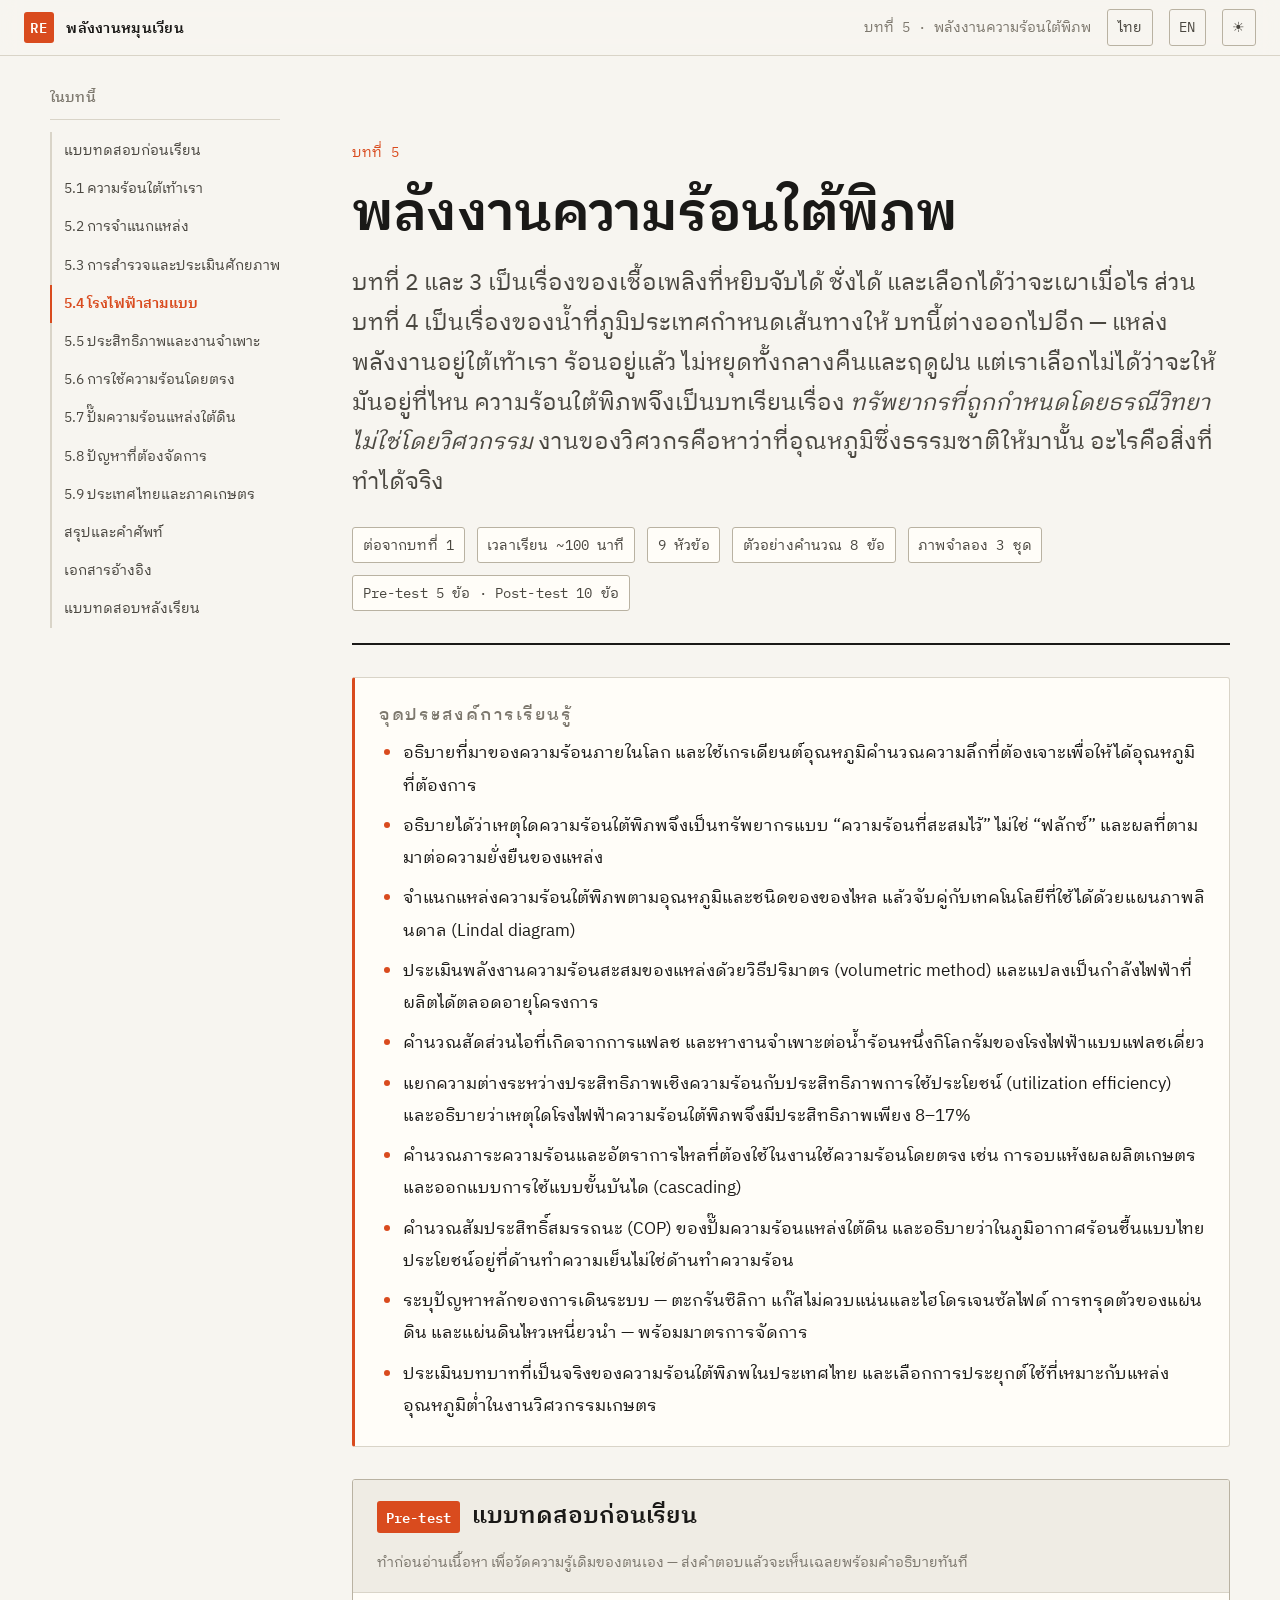
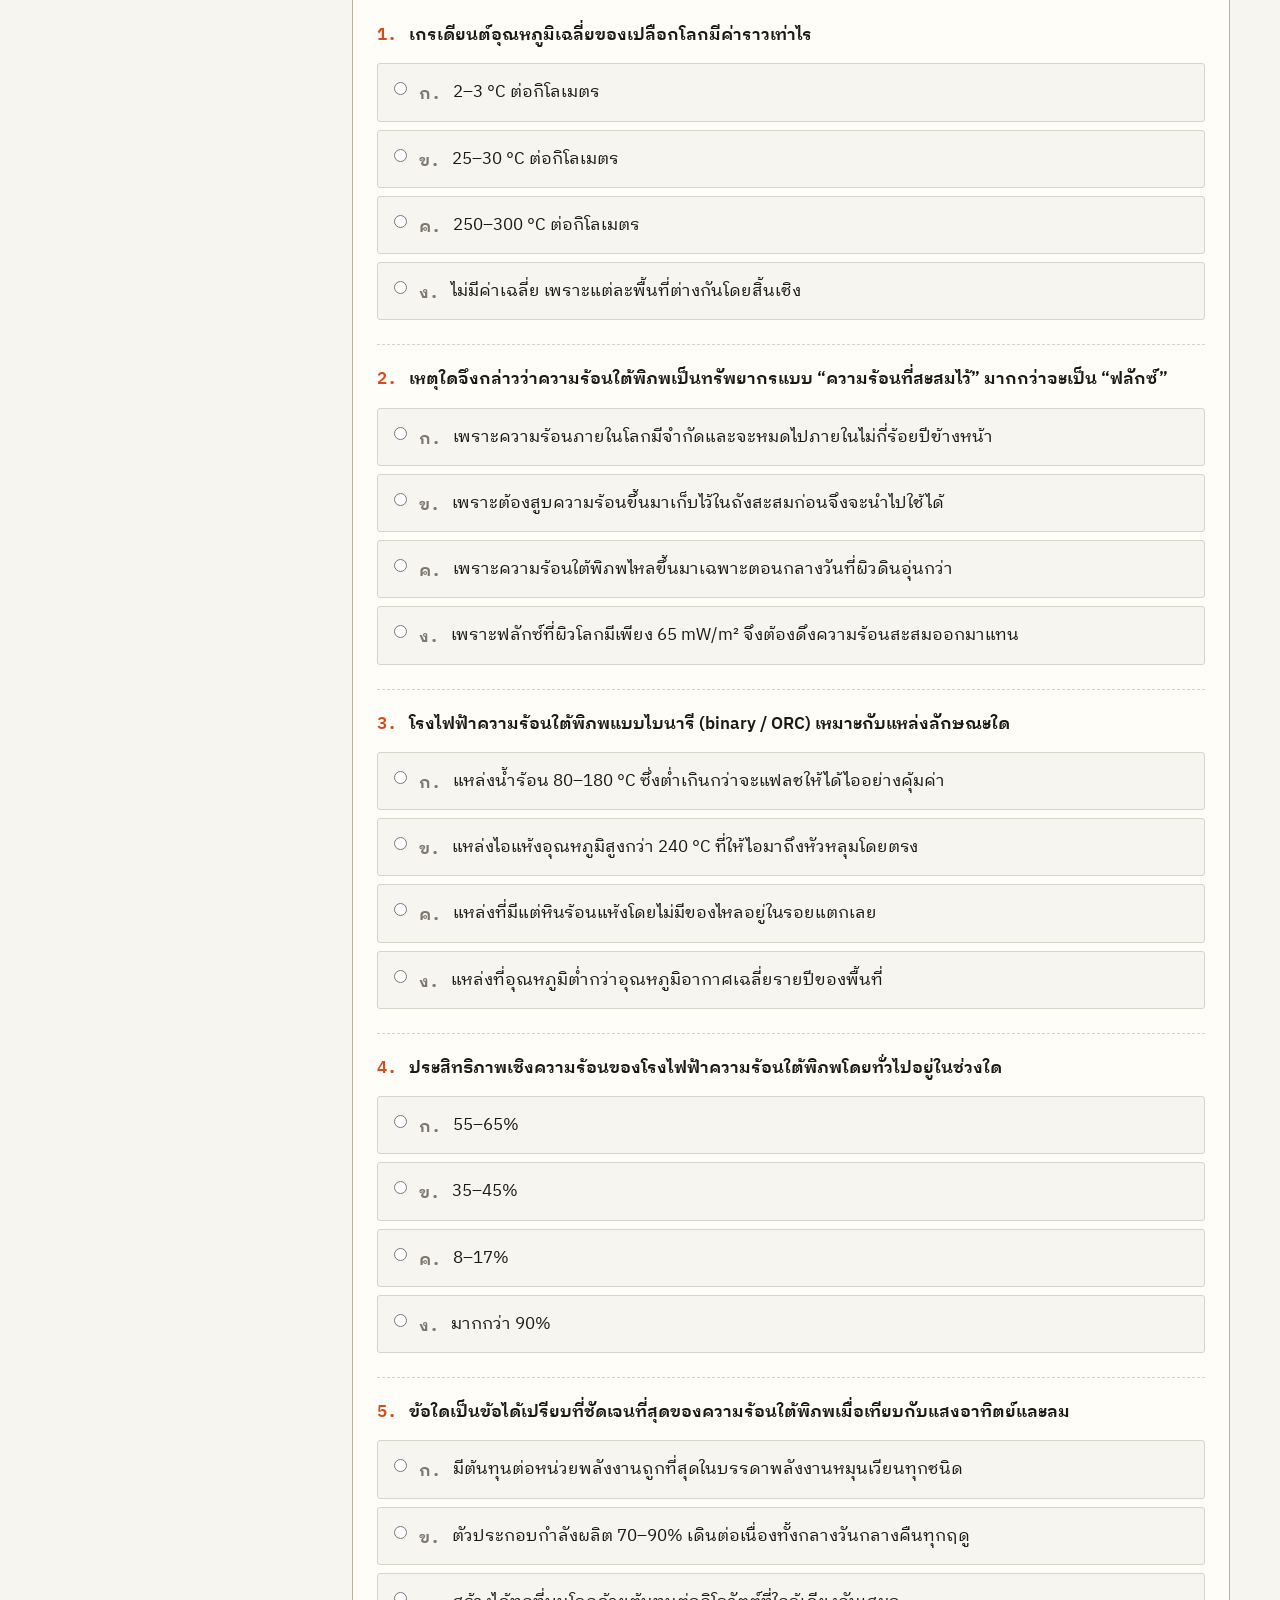
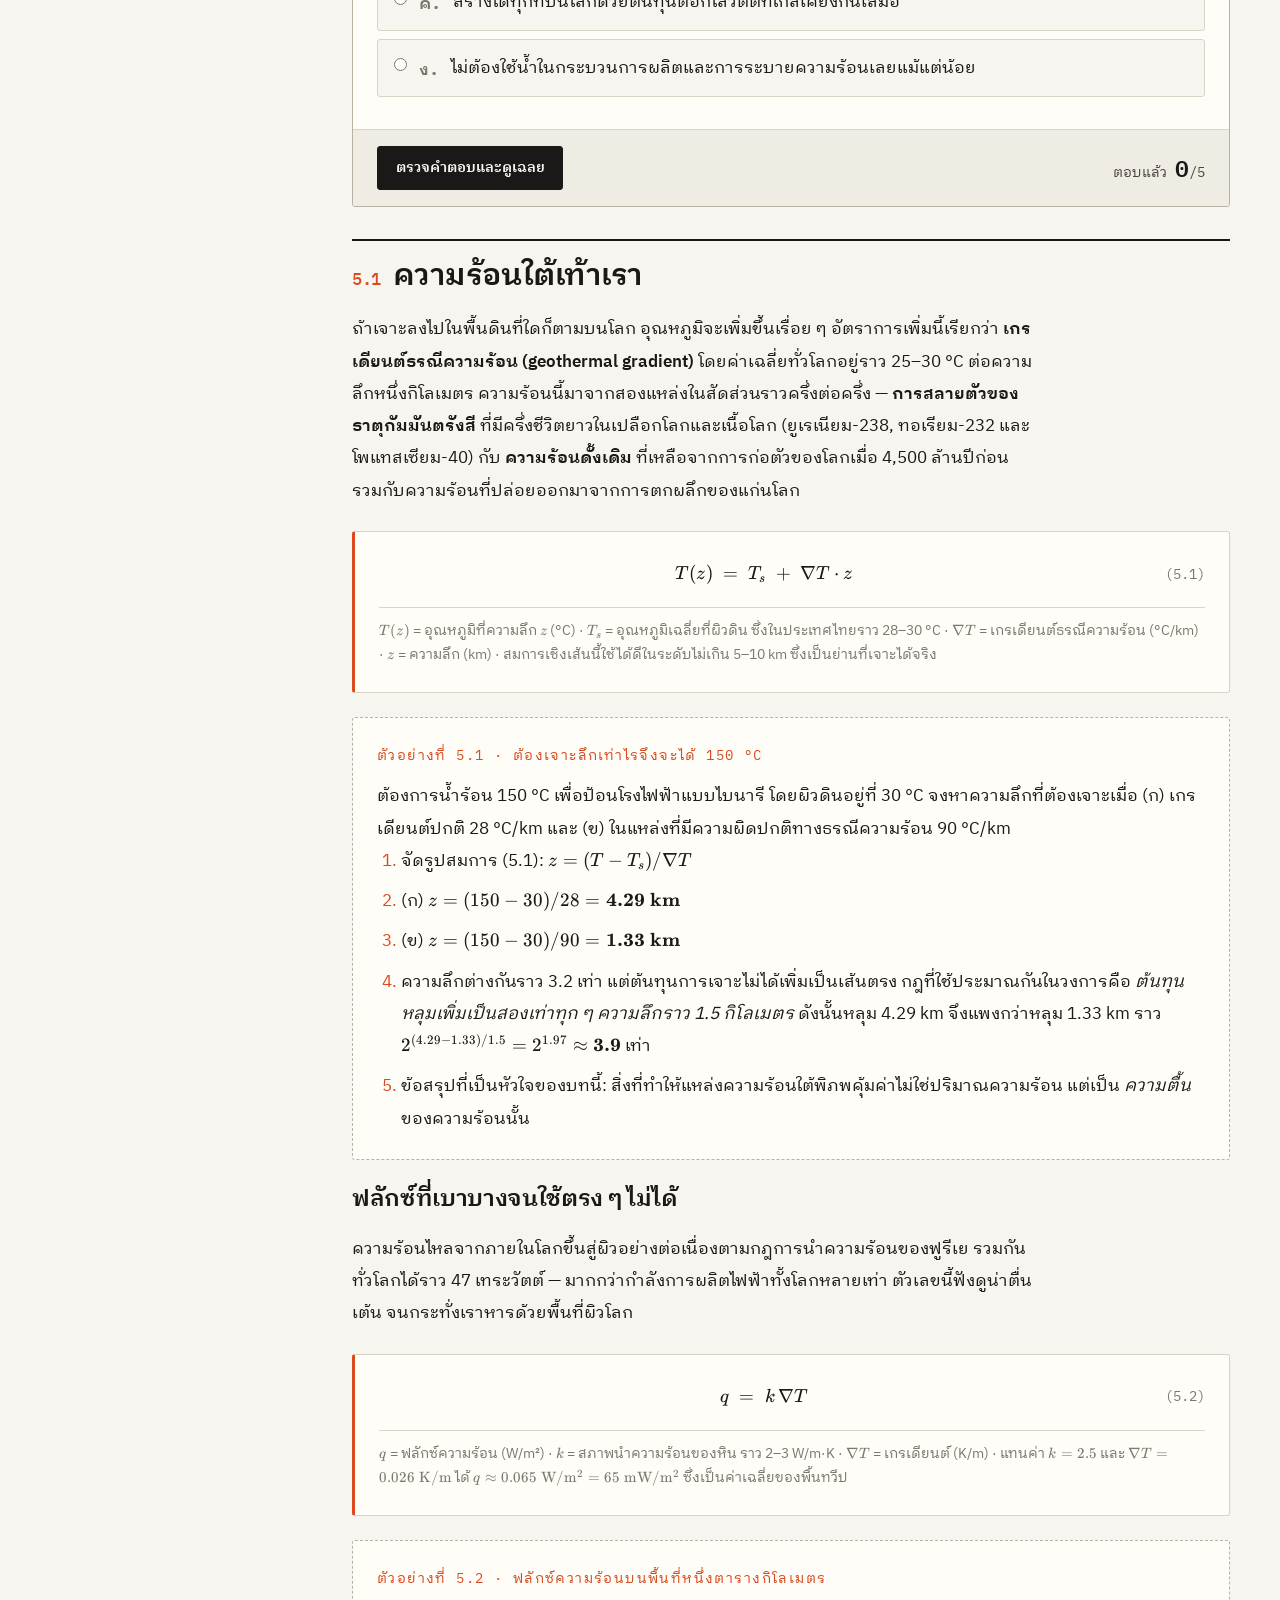
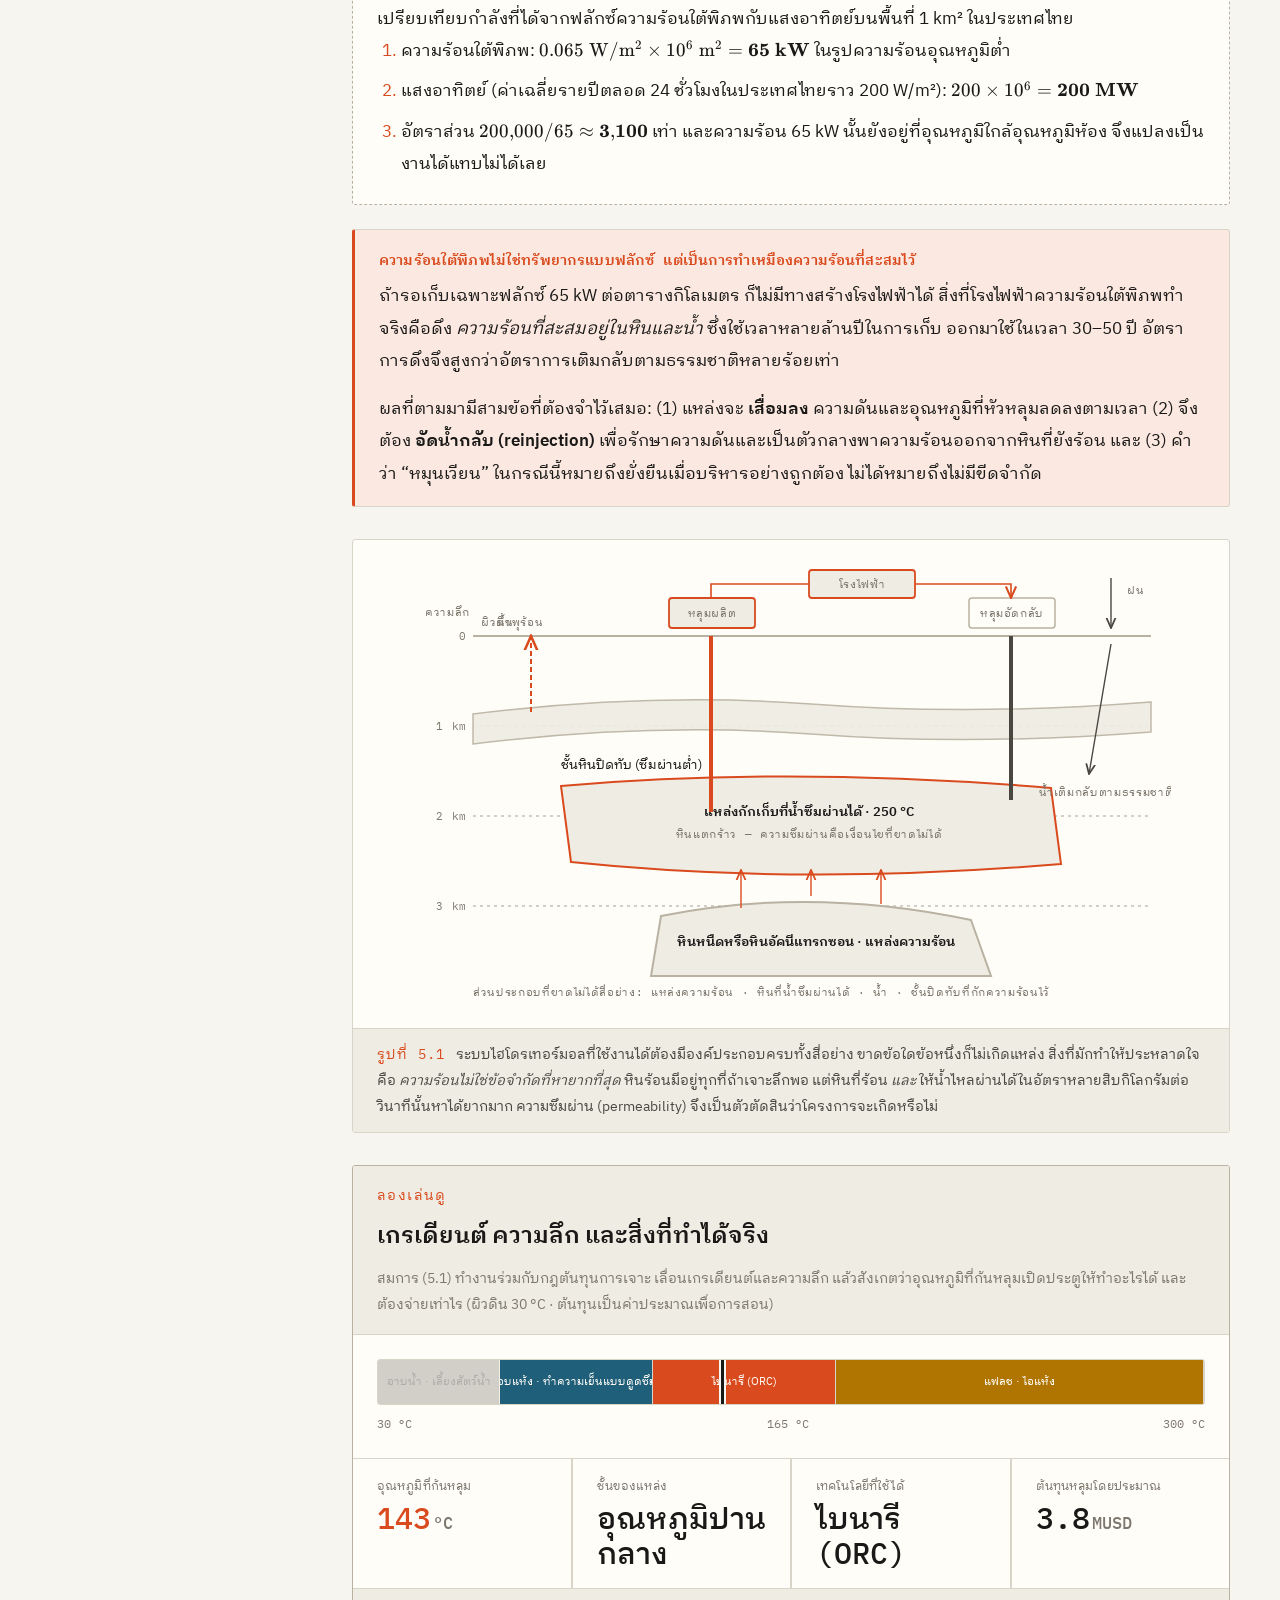
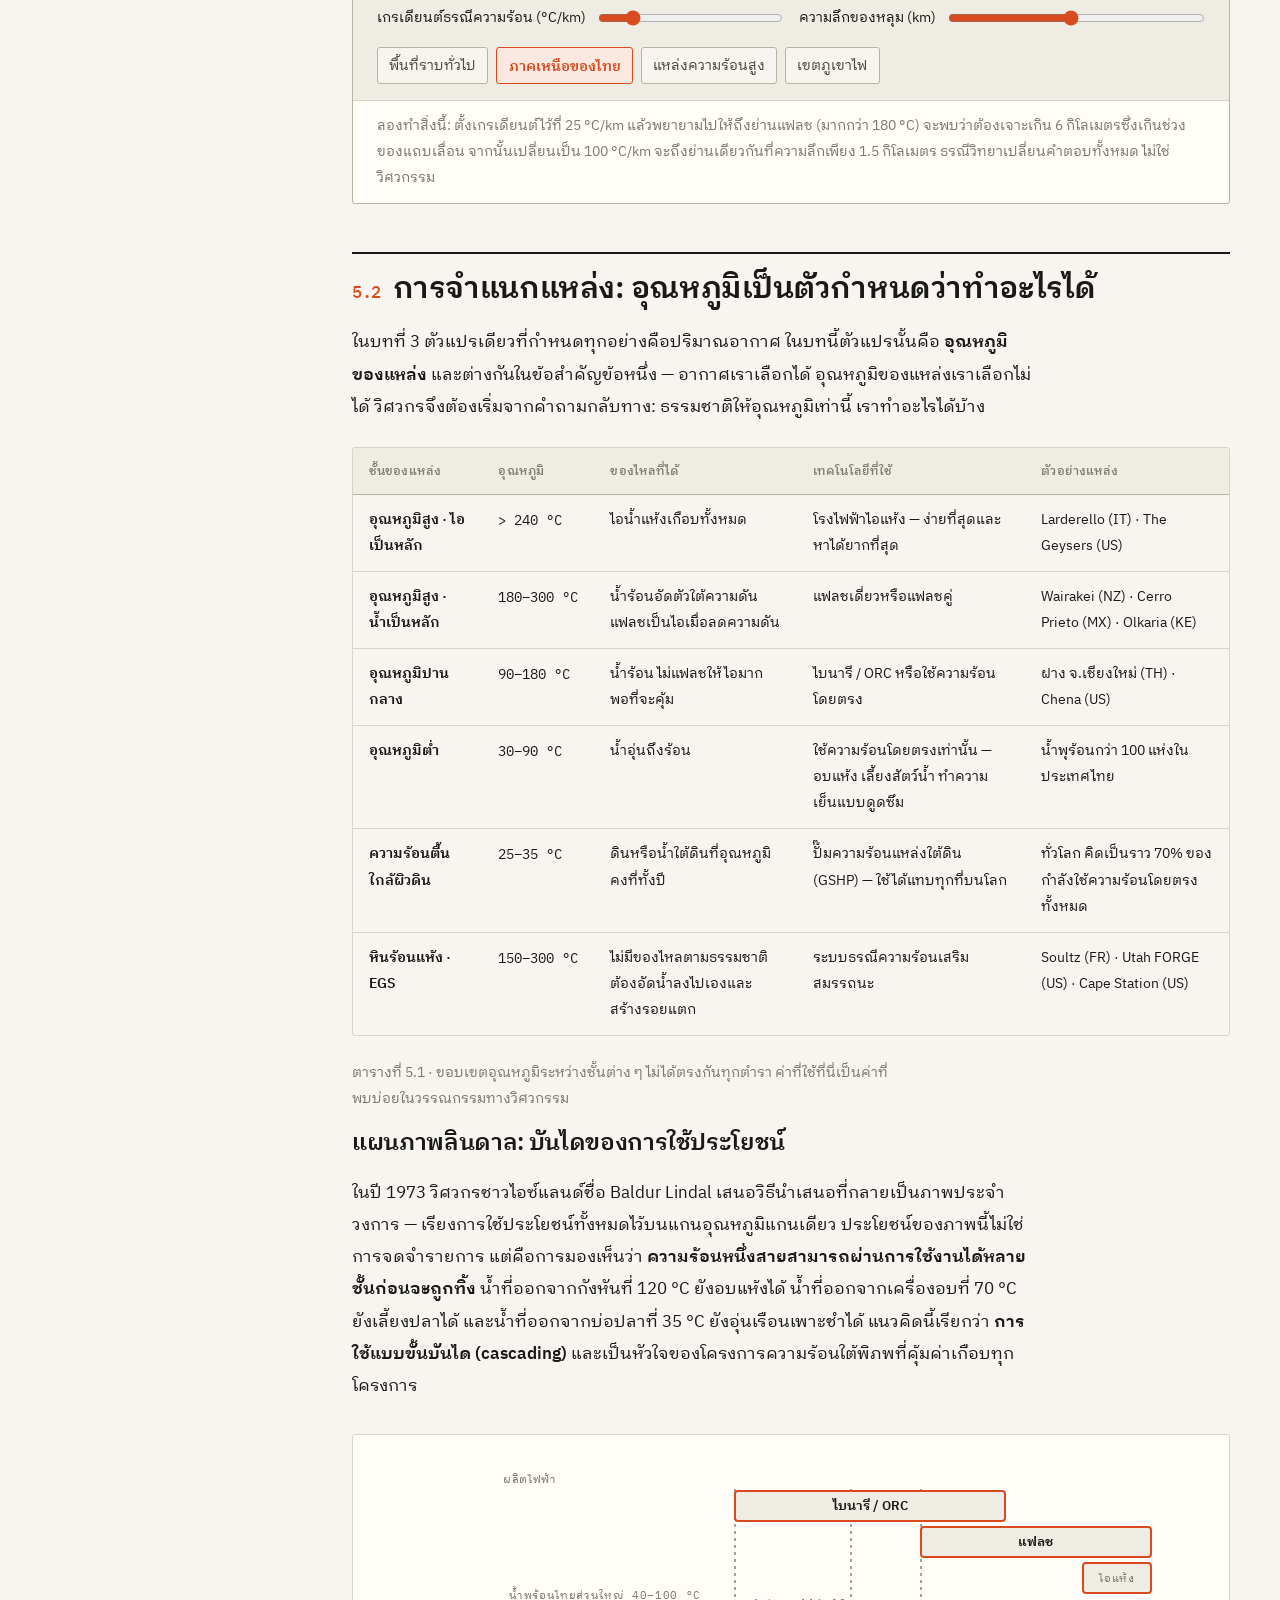
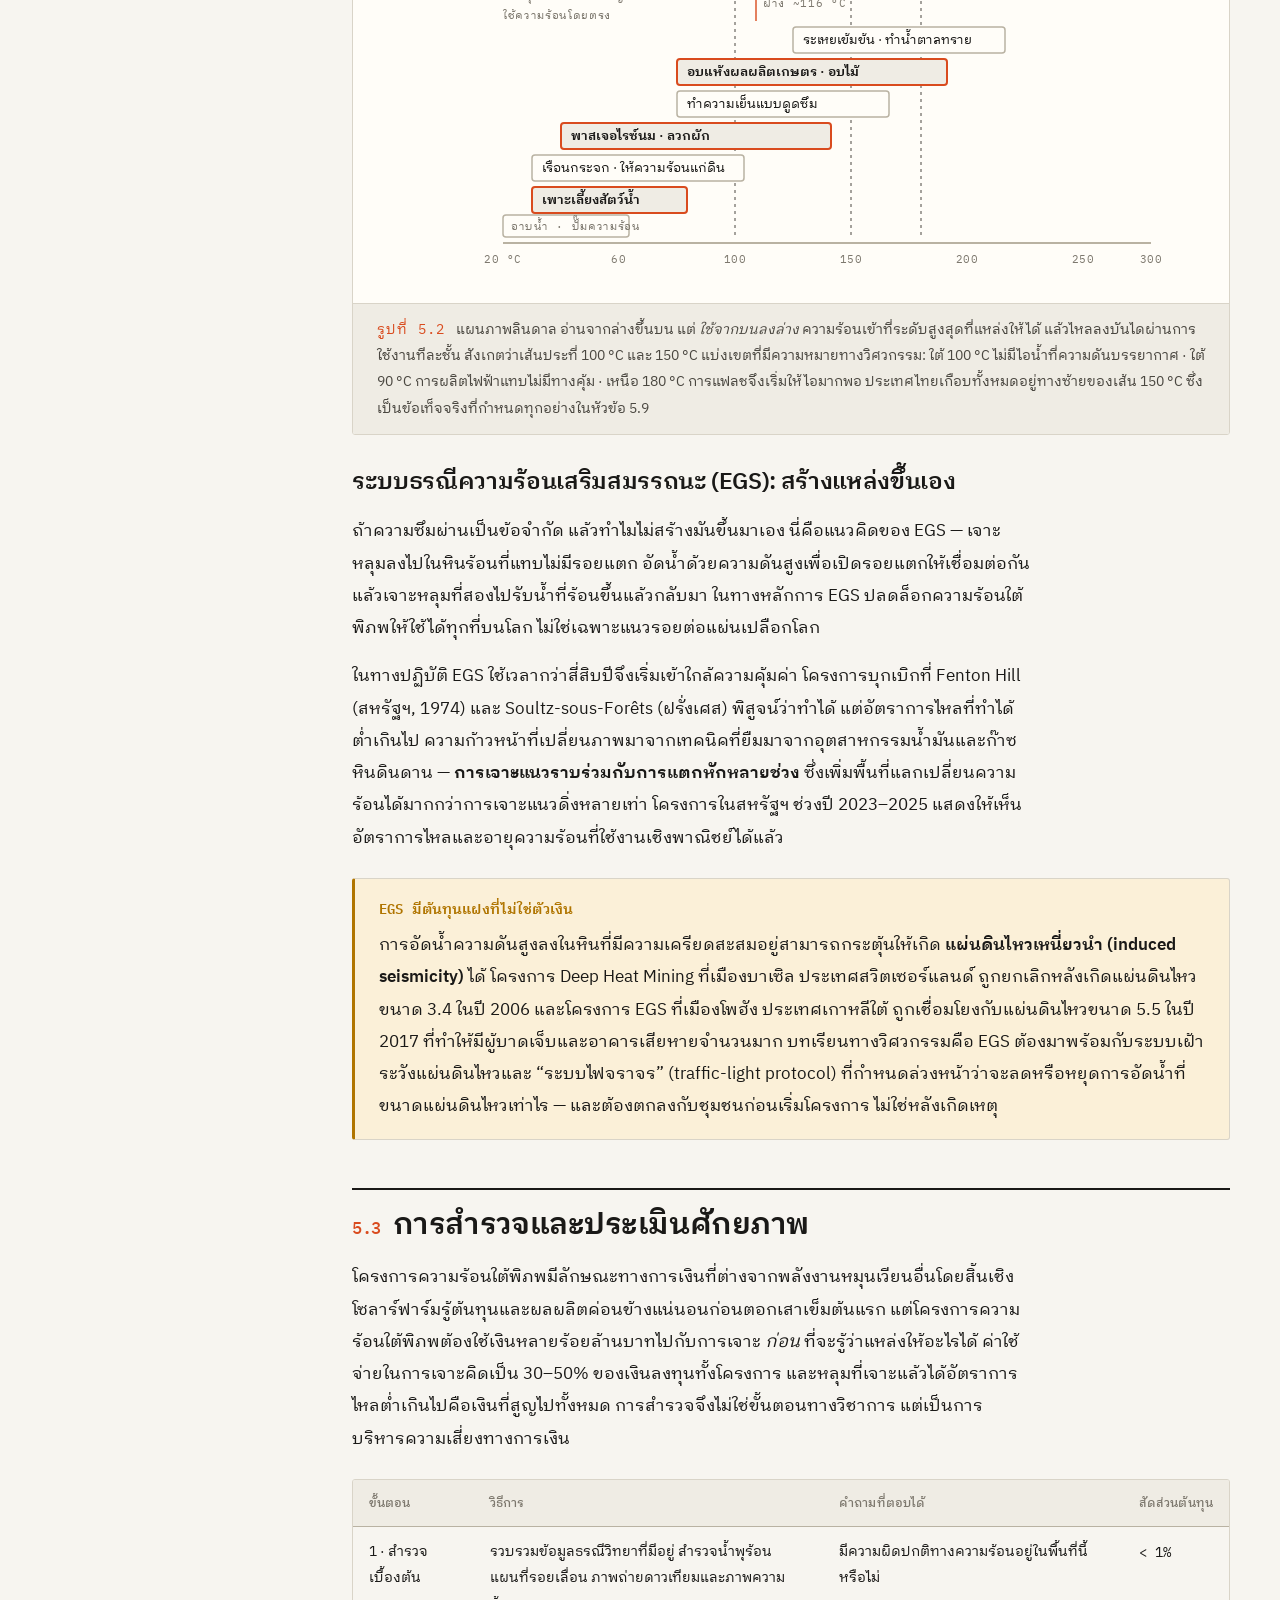
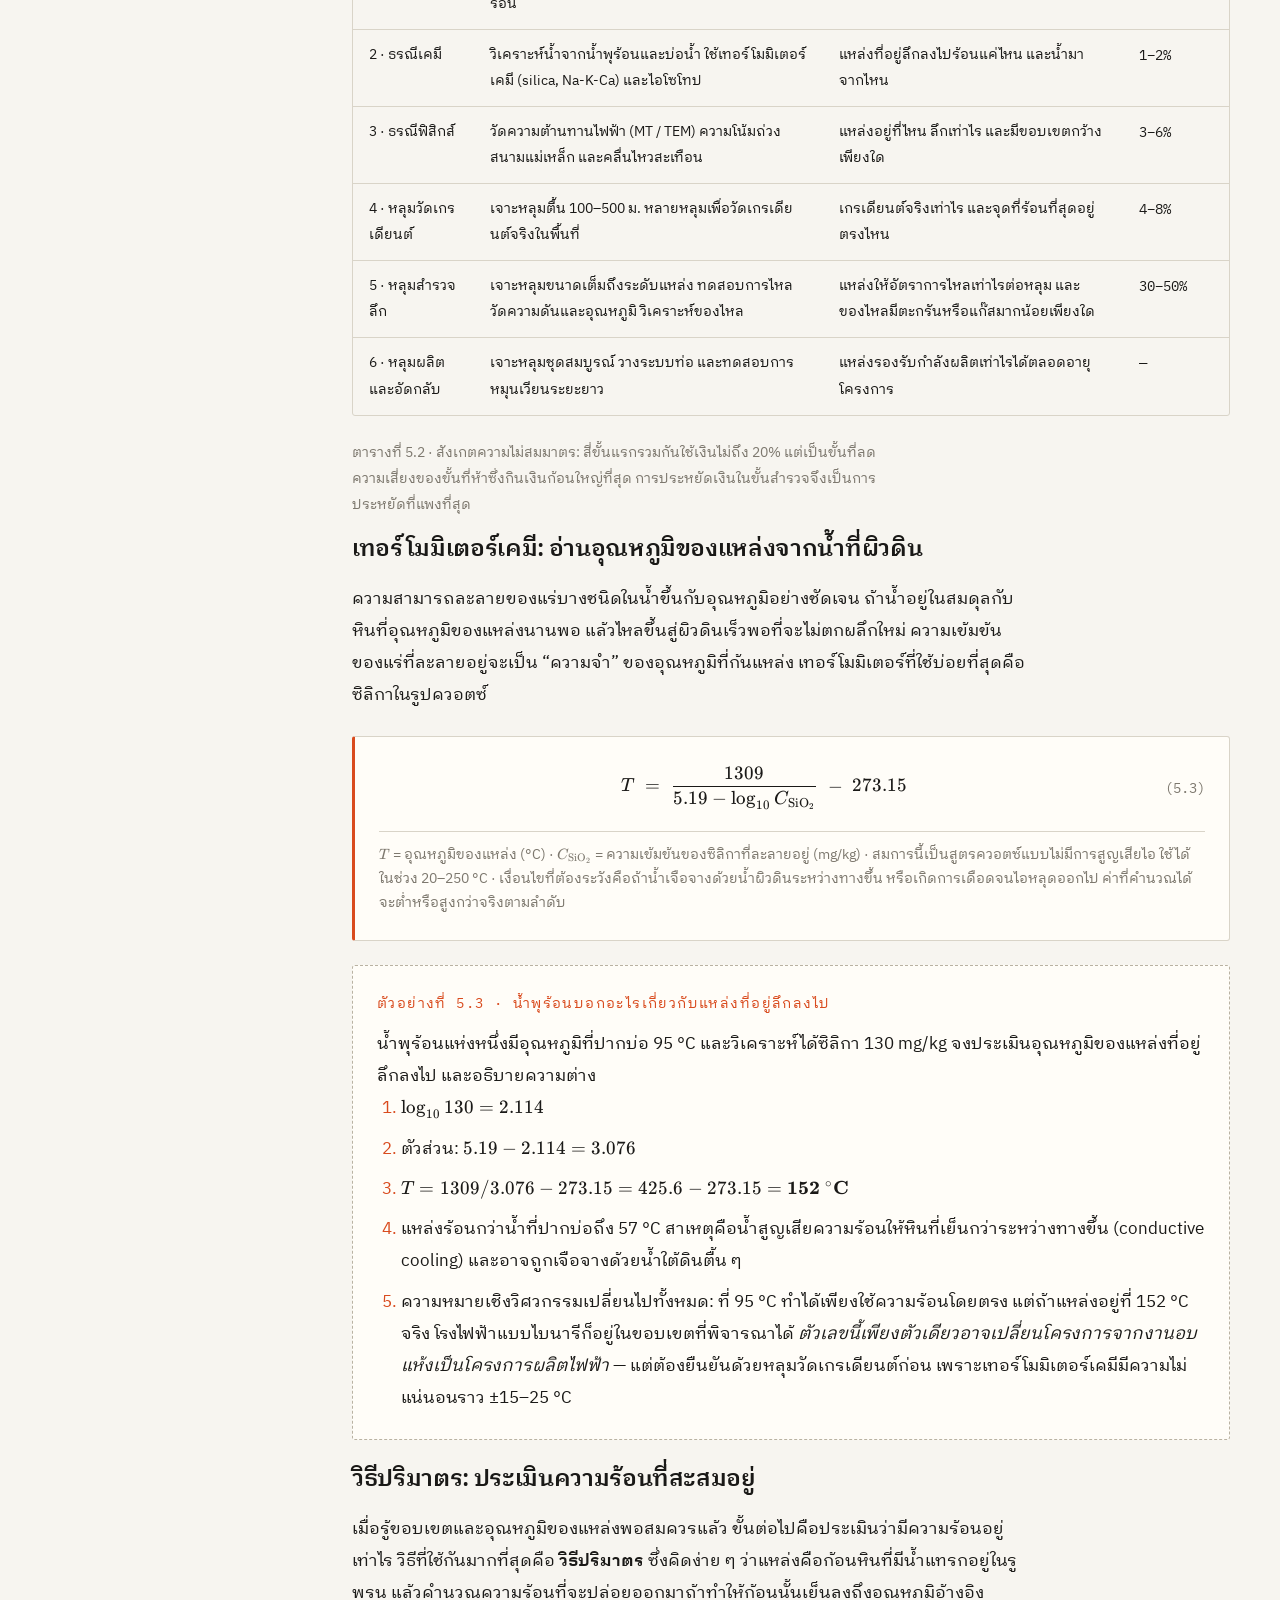
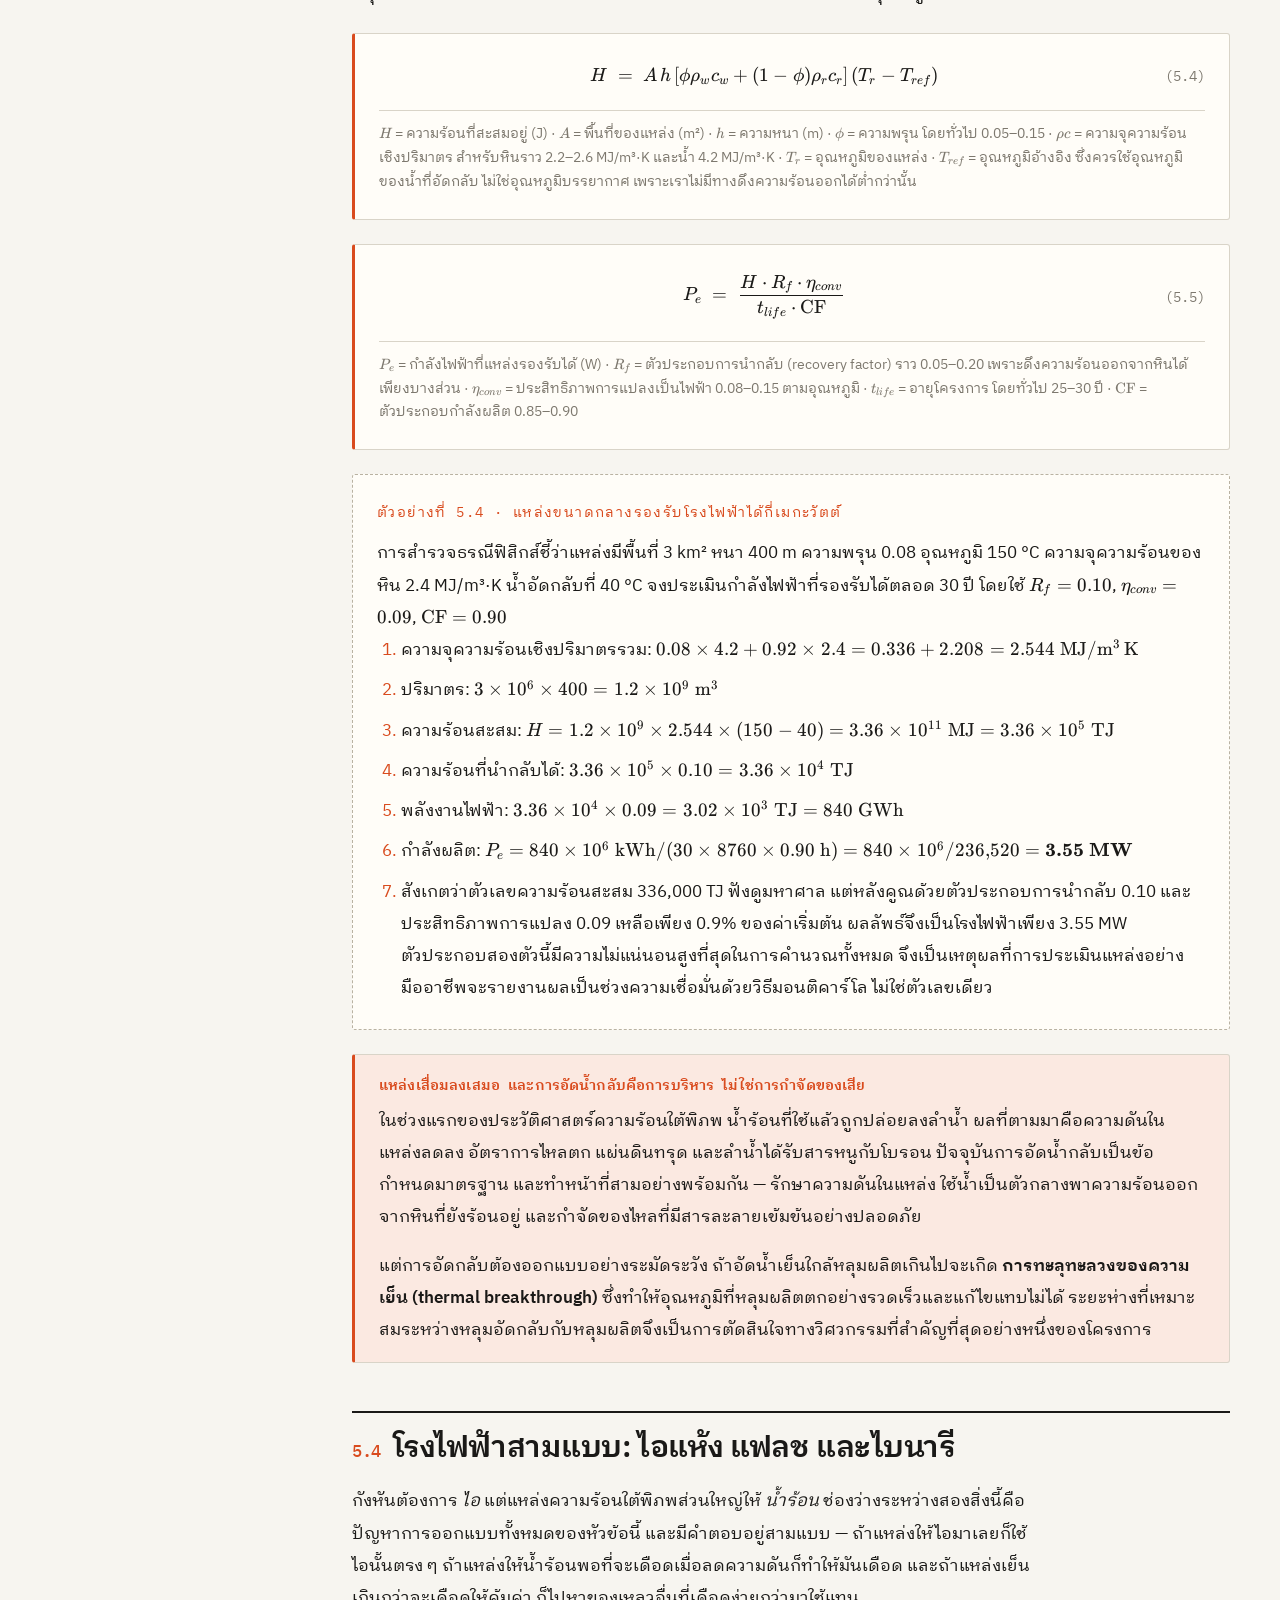
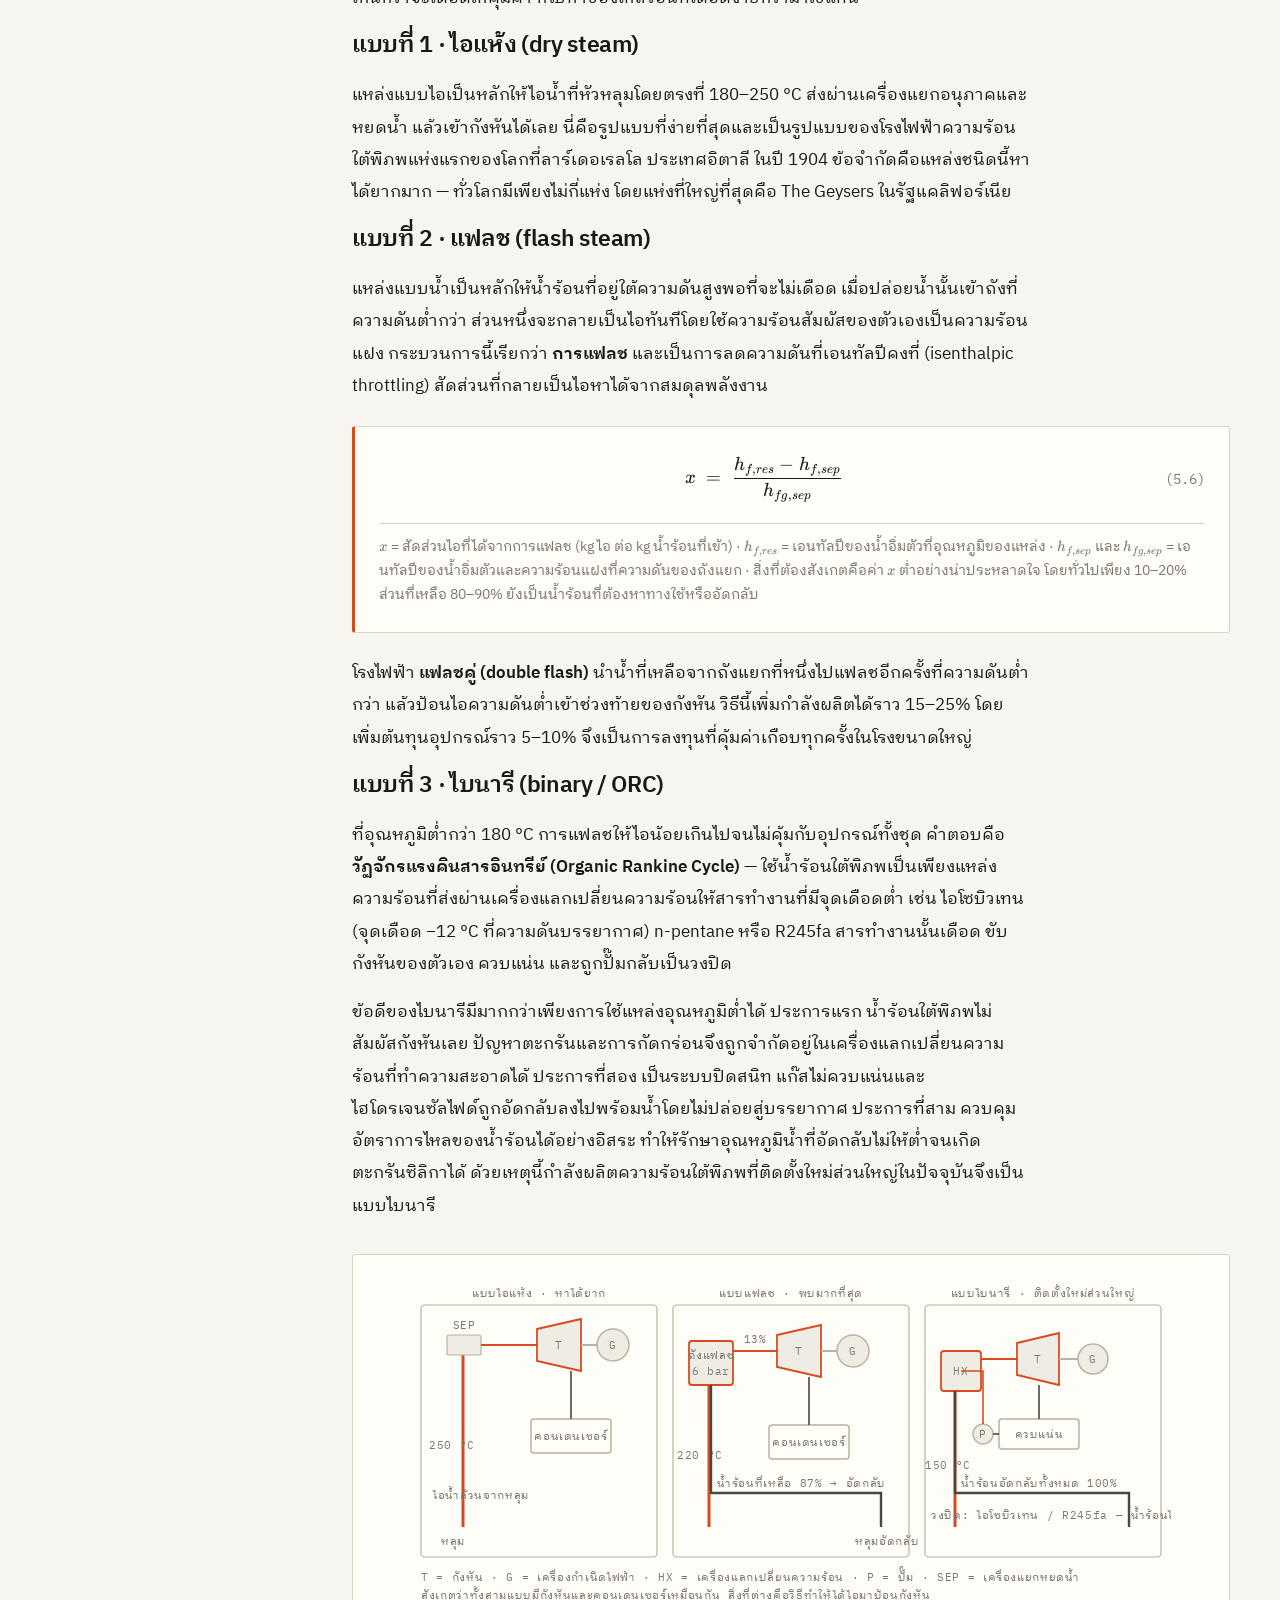
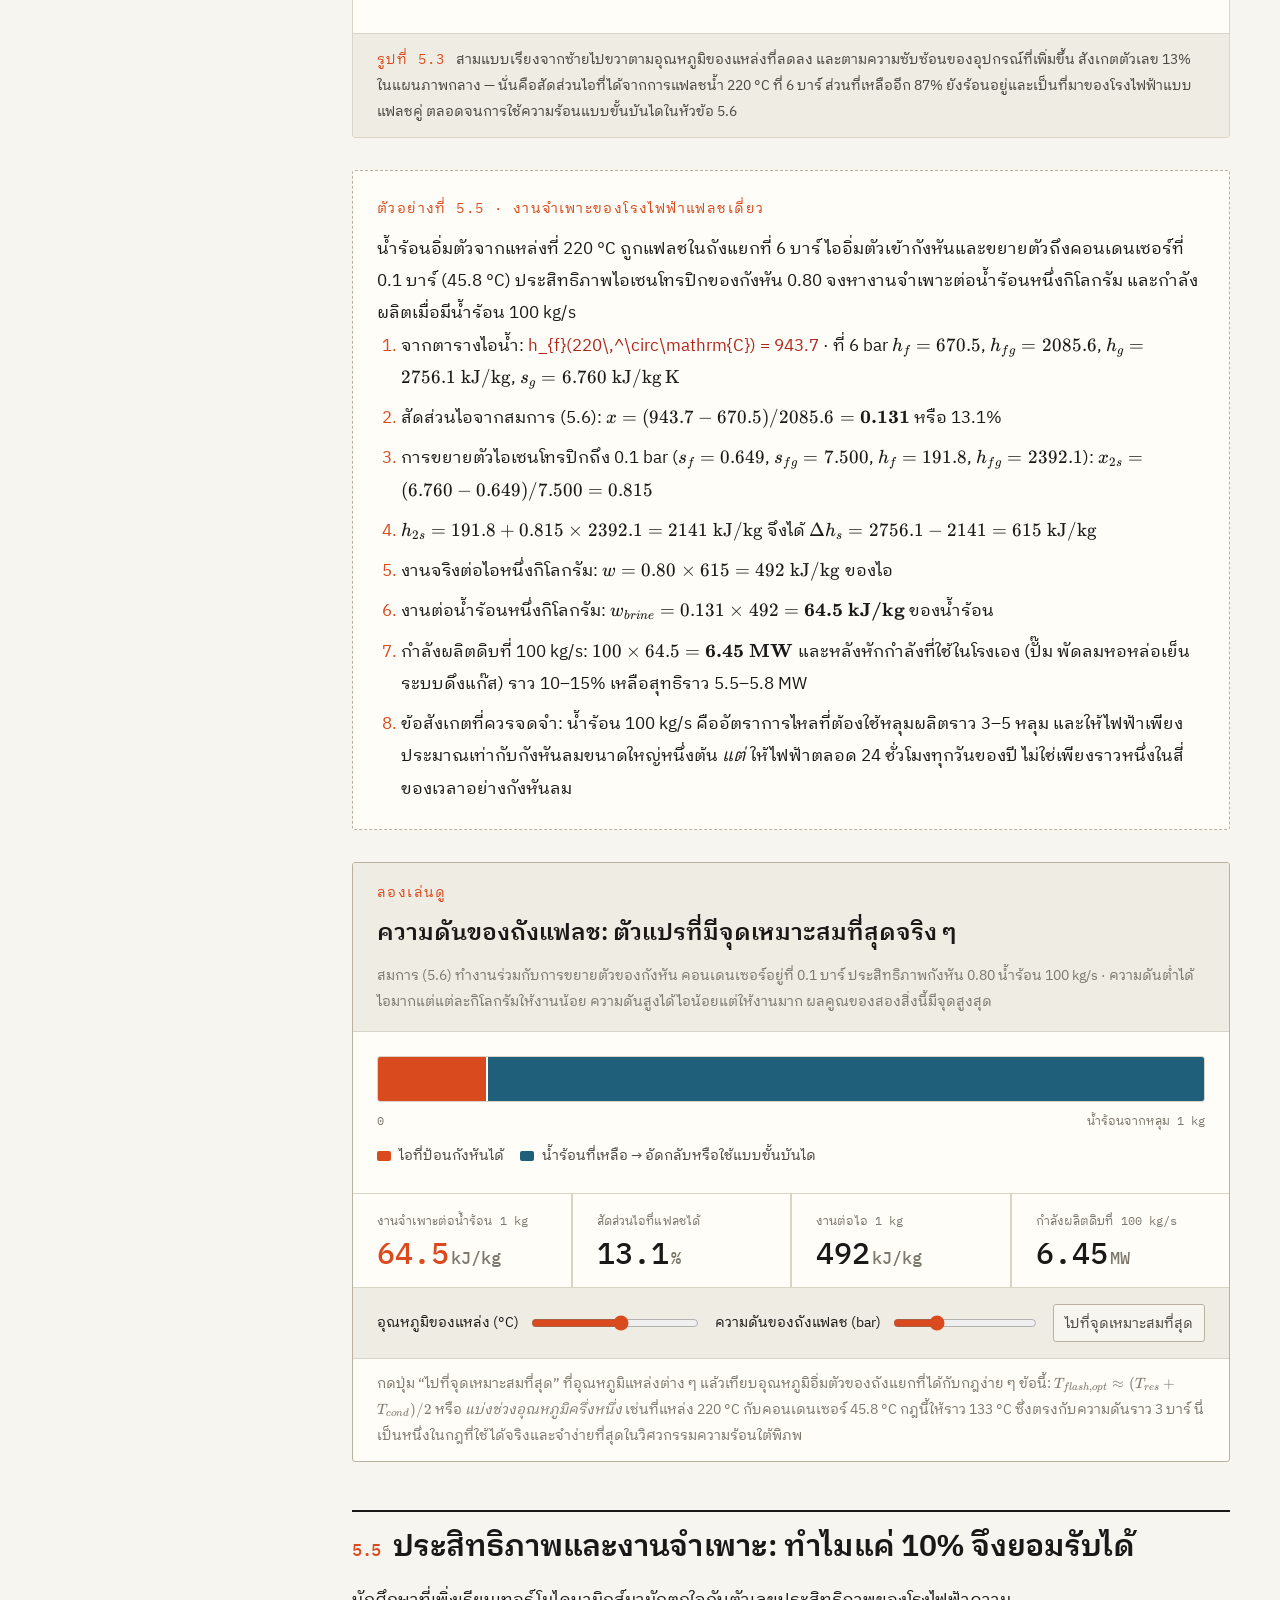
<file: chapters/05-geothermal.html>
<!DOCTYPE html>
<html lang="th" data-lang="th" data-theme="light">
<head>
<meta charset="utf-8">
<meta name="viewport" content="width=device-width, initial-scale=1">
<title>บทที่ 5 · พลังงานความร้อนใต้พิภพ</title>
<meta name="description" content="ความร้อนใต้พิภพ — เกรเดียนต์อุณหภูมิ การจำแนกแหล่ง โรงไฟฟ้าไอแห้ง แฟลช และไบนารี ประสิทธิภาพและงานจำเพาะ การใช้ความร้อนโดยตรงแบบขั้นบันได ปั๊มความร้อนแหล่งใต้ดิน และบทบาทที่เป็นจริงในภาคเกษตรไทย">
<link rel="preconnect" href="https://fonts.googleapis.com">
<link rel="preconnect" href="https://fonts.gstatic.com" crossorigin>
<link href="https://fonts.googleapis.com/css2?family=IBM+Plex+Mono:wght@400;500;600&family=IBM+Plex+Sans:wght@400;500;600;700&family=IBM+Plex+Sans+Thai+Looped:wght@400;500;600;700&display=swap" rel="stylesheet">
<link rel="stylesheet" href="../assets/vendor/katex/katex.min.css">
<link rel="stylesheet" href="../assets/css/base.css">
<link rel="stylesheet" href="../assets/css/components.css">
<link rel="stylesheet" href="../assets/css/anim.css">
<script src="../assets/js/boot.js"></script>
</head>
<body data-chapter="05">

<a class="skip" href="#main"><span class="th">ข้ามไปเนื้อหาหลัก</span><span class="en">Skip to main content</span></a>
<div class="progress" aria-hidden="true"></div>

<header class="topbar">
  <a class="topbar__brand" href="../index.html">
    <span class="mark">RE</span>
    <span class="name">
      <span class="th">พลังงานหมุนเวียน</span>
      <span class="en">Renewable Energy</span>
    </span>
  </a>
  <span class="topbar__spacer"></span>
  <span class="topbar__crumb">
    <span class="th">บทที่ 5 · พลังงานความร้อนใต้พิภพ</span>
    <span class="en">Chapter 5 · Geothermal Energy</span>
  </span>
  <button class="btn-toggle" data-lang-btn="th" aria-pressed="true">ไทย</button>
  <button class="btn-toggle" data-lang-btn="en" aria-pressed="false">EN</button>
  <button class="btn-toggle" data-theme-toggle aria-label="Switch theme"><span class="icon">☀</span></button>
</header>

<div class="wrap">
  <div class="layout">

    <!-- ============ sidebar ============ -->
    <aside class="sidebar">
      <h2><span class="th">ในบทนี้</span><span class="en">In this chapter</span></h2>
      <ol>
        <li><a href="#pretest"><span class="th">แบบทดสอบก่อนเรียน</span><span class="en">Pre-test</span></a></li>
        <li><a href="#s1"><span class="th">5.1 ความร้อนใต้เท้าเรา</span><span class="en">5.1 The heat beneath our feet</span></a></li>
        <li><a href="#s2"><span class="th">5.2 การจำแนกแหล่ง</span><span class="en">5.2 Classifying the resource</span></a></li>
        <li><a href="#s3"><span class="th">5.3 การสำรวจและประเมินศักยภาพ</span><span class="en">5.3 Exploration and assessment</span></a></li>
        <li><a href="#s4"><span class="th">5.4 โรงไฟฟ้าสามแบบ</span><span class="en">5.4 The three plant types</span></a></li>
        <li><a href="#s5"><span class="th">5.5 ประสิทธิภาพและงานจำเพาะ</span><span class="en">5.5 Efficiency and specific work</span></a></li>
        <li><a href="#s6"><span class="th">5.6 การใช้ความร้อนโดยตรง</span><span class="en">5.6 Direct use</span></a></li>
        <li><a href="#s7"><span class="th">5.7 ปั๊มความร้อนแหล่งใต้ดิน</span><span class="en">5.7 Ground-source heat pumps</span></a></li>
        <li><a href="#s8"><span class="th">5.8 ปัญหาที่ต้องจัดการ</span><span class="en">5.8 Problems to manage</span></a></li>
        <li><a href="#s9"><span class="th">5.9 ประเทศไทยและภาคเกษตร</span><span class="en">5.9 Thailand and agriculture</span></a></li>
        <li><a href="#summary"><span class="th">สรุปและคำศัพท์</span><span class="en">Summary and glossary</span></a></li>
        <li><a href="#references"><span class="th">เอกสารอ้างอิง</span><span class="en">References</span></a></li>
        <li><a href="#posttest"><span class="th">แบบทดสอบหลังเรียน</span><span class="en">Post-test</span></a></li>
      </ol>
    </aside>

    <!-- ============ main ============ -->
    <main id="main">

      <header class="chapter-head">
        <span class="chapter-head__num">
          <span class="th">บทที่ 5</span><span class="en">Chapter 5</span>
        </span>
        <h1>
          <span class="th">พลังงานความร้อนใต้พิภพ</span>
          <span class="en">Geothermal Energy</span>
        </h1>
        <p class="lead">
          <span class="th">บทที่ 2 และ 3 เป็นเรื่องของเชื้อเพลิงที่หยิบจับได้ ชั่งได้ และเลือกได้ว่าจะเผาเมื่อไร ส่วนบทที่ 4 เป็นเรื่องของน้ำที่ภูมิประเทศกำหนดเส้นทางให้ บทนี้ต่างออกไปอีก — แหล่งพลังงานอยู่ใต้เท้าเรา ร้อนอยู่แล้ว ไม่หยุดทั้งกลางคืนและฤดูฝน แต่เราเลือกไม่ได้ว่าจะให้มันอยู่ที่ไหน ความร้อนใต้พิภพจึงเป็นบทเรียนเรื่อง <em>ทรัพยากรที่ถูกกำหนดโดยธรณีวิทยา ไม่ใช่โดยวิศวกรรม</em> งานของวิศวกรคือหาว่าที่อุณหภูมิซึ่งธรรมชาติให้มานั้น อะไรคือสิ่งที่ทำได้จริง</span>
          <span class="en">Chapters 2 and 3 dealt with fuels you can hold, weigh and choose when to burn, and Chapter 4 with water whose path is set by terrain. This one is different again — the resource lies beneath your feet, already hot, and it does not stop at night or in the rainy season. What you cannot choose is where it is. Geothermal is therefore a lesson in <em>a resource set by geology rather than by engineering</em>: the engineer&rsquo;s job is to work out what is genuinely possible at the temperature nature happens to offer.</span>
        </p>
        <div class="chapter-head__facts">
          <span class="chip"><span class="th">ต่อจากบทที่ 1</span><span class="en">Builds on Chapter 1</span></span>
          <span class="chip"><span class="th">เวลาเรียน ~100 นาที</span><span class="en">~100 min</span></span>
          <span class="chip"><span class="th">9 หัวข้อ</span><span class="en">9 sections</span></span>
          <span class="chip"><span class="th">ตัวอย่างคำนวณ 8 ข้อ</span><span class="en">8 worked examples</span></span>
          <span class="chip"><span class="th">ภาพจำลอง 3 ชุด</span><span class="en">3 interactive models</span></span>
          <span class="chip"><span class="th">Pre-test 5 ข้อ · Post-test 10 ข้อ</span><span class="en">Pre-test 5 · Post-test 10</span></span>
        </div>
      </header>

      <div class="objectives">
        <h2><span class="th">จุดประสงค์การเรียนรู้</span><span class="en">Learning objectives</span></h2>
        <ul>
          <li>
            <span class="th">อธิบายที่มาของความร้อนภายในโลก และใช้เกรเดียนต์อุณหภูมิคำนวณความลึกที่ต้องเจาะเพื่อให้ได้อุณหภูมิที่ต้องการ</span>
            <span class="en">Explain where the Earth&rsquo;s internal heat comes from, and use the geothermal gradient to compute the depth needed to reach a target temperature.</span>
          </li>
          <li>
            <span class="th">อธิบายได้ว่าเหตุใดความร้อนใต้พิภพจึงเป็นทรัพยากรแบบ &ldquo;ความร้อนที่สะสมไว้&rdquo; ไม่ใช่ &ldquo;ฟลักซ์&rdquo; และผลที่ตามมาต่อความยั่งยืนของแหล่ง</span>
            <span class="en">Explain why geothermal is a stored-heat resource rather than a flux resource, and what that implies for the sustainability of a field.</span>
          </li>
          <li>
            <span class="th">จำแนกแหล่งความร้อนใต้พิภพตามอุณหภูมิและชนิดของของไหล แล้วจับคู่กับเทคโนโลยีที่ใช้ได้ด้วยแผนภาพลินดาล (Lindal diagram)</span>
            <span class="en">Classify geothermal resources by temperature and fluid type, and match them to workable technologies using the Lindal diagram.</span>
          </li>
          <li>
            <span class="th">ประเมินพลังงานความร้อนสะสมของแหล่งด้วยวิธีปริมาตร (volumetric method) และแปลงเป็นกำลังไฟฟ้าที่ผลิตได้ตลอดอายุโครงการ</span>
            <span class="en">Estimate a reservoir&rsquo;s stored heat by the volumetric method and convert it into the electrical capacity it can sustain over a project life.</span>
          </li>
          <li>
            <span class="th">คำนวณสัดส่วนไอที่เกิดจากการแฟลช และหางานจำเพาะต่อน้ำร้อนหนึ่งกิโลกรัมของโรงไฟฟ้าแบบแฟลชเดี่ยว</span>
            <span class="en">Compute the flash fraction and find the specific work per kilogram of brine for a single-flash plant.</span>
          </li>
          <li>
            <span class="th">แยกความต่างระหว่างประสิทธิภาพเชิงความร้อนกับประสิทธิภาพการใช้ประโยชน์ (utilization efficiency) และอธิบายว่าเหตุใดโรงไฟฟ้าความร้อนใต้พิภพจึงมีประสิทธิภาพเพียง 8&ndash;17%</span>
            <span class="en">Distinguish thermal efficiency from utilization efficiency, and explain why geothermal plants run at only 8&ndash;17%.</span>
          </li>
          <li>
            <span class="th">คำนวณภาระความร้อนและอัตราการไหลที่ต้องใช้ในงานใช้ความร้อนโดยตรง เช่น การอบแห้งผลผลิตเกษตร และออกแบบการใช้แบบขั้นบันได (cascading)</span>
            <span class="en">Compute the heat duty and flow rate for a direct-use application such as crop drying, and design a cascaded use.</span>
          </li>
          <li>
            <span class="th">คำนวณสัมประสิทธิ์สมรรถนะ (COP) ของปั๊มความร้อนแหล่งใต้ดิน และอธิบายว่าในภูมิอากาศร้อนชื้นแบบไทย ประโยชน์อยู่ที่ด้านทำความเย็นไม่ใช่ด้านทำความร้อน</span>
            <span class="en">Calculate the coefficient of performance of a ground-source heat pump and explain why, in a hot humid climate like Thailand&rsquo;s, the benefit lies on the cooling side rather than the heating side.</span>
          </li>
          <li>
            <span class="th">ระบุปัญหาหลักของการเดินระบบ — ตะกรันซิลิกา แก๊สไม่ควบแน่นและไฮโดรเจนซัลไฟด์ การทรุดตัวของแผ่นดิน และแผ่นดินไหวเหนี่ยวนำ — พร้อมมาตรการจัดการ</span>
            <span class="en">Identify the main operating problems — silica scaling, non-condensable gases and hydrogen sulphide, ground subsidence, and induced seismicity — together with the measures that manage them.</span>
          </li>
          <li>
            <span class="th">ประเมินบทบาทที่เป็นจริงของความร้อนใต้พิภพในประเทศไทย และเลือกการประยุกต์ใช้ที่เหมาะกับแหล่งอุณหภูมิต่ำในงานวิศวกรรมเกษตร</span>
            <span class="en">Assess the realistic role of geothermal energy in Thailand and choose applications suited to low-temperature resources in agricultural engineering.</span>
          </li>
        </ul>
      </div>

      <!-- ============ PRE-TEST ============ -->
      <section class="quiz quiz--pre" id="pretest" data-quiz="pre" data-pass="0.6">
        <script type="application/json" class="quiz-data">
{
  "questions": [
    {
      "q": {
        "th": "เกรเดียนต์อุณหภูมิเฉลี่ยของเปลือกโลกมีค่าราวเท่าไร",
        "en": "Roughly what is the average geothermal gradient in the Earth’s crust?"
      },
      "choices": [
        {
          "th": "2–3 °C ต่อกิโลเมตร",
          "en": "2–3 °C per kilometre"
        },
        {
          "th": "25–30 °C ต่อกิโลเมตร",
          "en": "25–30 °C per kilometre"
        },
        {
          "th": "250–300 °C ต่อกิโลเมตร",
          "en": "250–300 °C per kilometre"
        },
        {
          "th": "ไม่มีค่าเฉลี่ย เพราะแต่ละพื้นที่ต่างกันโดยสิ้นเชิง",
          "en": "There is no average; every location is entirely different"
        }
      ],
      "answer": 1,
      "why": {
        "th": "ค่าเฉลี่ยทั่วโลกอยู่ราว 25–30 °C/km หมายความว่าต้องเจาะลึกราว 4–5 กิโลเมตรจึงจะพบอุณหภูมิ 150 °C ในพื้นที่ธรรมดา แหล่งที่คุ้มค่าเชิงพาณิชย์คือแหล่งที่มีความผิดปกติทางธรณีความร้อน (geothermal anomaly) ซึ่งเกรเดียนต์อาจสูงถึง 80–200 °C/km",
        "en": "The global average is about 25–30 °C/km, which means drilling four to five kilometres to reach 150 °C in ordinary ground. Commercially attractive resources are geothermal anomalies, where the gradient can reach 80–200 °C/km."
      }
    },
    {
      "q": {
        "th": "เหตุใดจึงกล่าวว่าความร้อนใต้พิภพเป็นทรัพยากรแบบ “ความร้อนที่สะสมไว้” มากกว่าจะเป็น “ฟลักซ์”",
        "en": "Why is geothermal described as a stored-heat resource rather than a flux resource?"
      },
      "choices": [
        {
          "th": "เพราะความร้อนภายในโลกมีจำกัดและจะหมดไปภายในไม่กี่ร้อยปีข้างหน้า",
          "en": "Because the Earth's internal heat is finite and runs out within centuries"
        },
        {
          "th": "เพราะต้องสูบความร้อนขึ้นมาเก็บไว้ในถังสะสมก่อนจึงจะนำไปใช้ได้",
          "en": "Because the heat must first be pumped into a storage tank before any use"
        },
        {
          "th": "เพราะความร้อนใต้พิภพไหลขึ้นมาเฉพาะตอนกลางวันที่ผิวดินอุ่นกว่า",
          "en": "Because geothermal heat only rises by day, when the surface is warmer"
        },
        {
          "th": "เพราะฟลักซ์ที่ผิวโลกมีเพียง 65 mW/m² จึงต้องดึงความร้อนสะสมออกมาแทน",
          "en": "Because the surface flux is only 65 mW/m², so stored heat is mined instead"
        }
      ],
      "answer": 3,
      "why": {
        "th": "ฟลักซ์ 65 mW/m² น้อยกว่าความเข้มแสงอาทิตย์เฉลี่ยราว 3,000 เท่า จึงไม่มีทางสร้างโรงไฟฟ้าจากฟลักซ์ได้ แหล่งความร้อนใต้พิภพที่ใช้งานจริงคือการดึงความร้อนที่สะสมมานานนับล้านปีออกมาใช้ในเวลา 30–50 ปี ผลที่ตามมาคือแหล่งจะเสื่อมลง (decline) และต้องอัดน้ำกลับ (reinjection) เพื่อยืดอายุ",
        "en": "A flux of 65 mW/m² is some 3,000 times weaker than average solar irradiance, so no power plant can live on the flux. A working field extracts heat accumulated over millions of years within 30–50 years. The consequence is that fields decline, and reinjection is needed to extend their life."
      }
    },
    {
      "q": {
        "th": "โรงไฟฟ้าความร้อนใต้พิภพแบบไบนารี (binary / ORC) เหมาะกับแหล่งลักษณะใด",
        "en": "What kind of resource is a binary (ORC) geothermal plant suited to?"
      },
      "choices": [
        {
          "th": "แหล่งน้ำร้อน 80–180 °C ซึ่งต่ำเกินกว่าจะแฟลชให้ได้ไออย่างคุ้มค่า",
          "en": "Hot water at 80–180 °C, too cool to flash into steam economically"
        },
        {
          "th": "แหล่งไอแห้งอุณหภูมิสูงกว่า 240 °C ที่ให้ไอมาถึงหัวหลุมโดยตรง",
          "en": "Dry steam above 240 °C, arriving at the wellhead as vapour already"
        },
        {
          "th": "แหล่งที่มีแต่หินร้อนแห้งโดยไม่มีของไหลอยู่ในรอยแตกเลย",
          "en": "Hot dry rock with no fluid at all in any of its fractures"
        },
        {
          "th": "แหล่งที่อุณหภูมิต่ำกว่าอุณหภูมิอากาศเฉลี่ยรายปีของพื้นที่",
          "en": "Resources cooler than the site's mean annual air temperature"
        }
      ],
      "answer": 0,
      "why": {
        "th": "ไบนารีใช้สารทำงานอินทรีย์ที่มีจุดเดือดต่ำ เช่น ไอโซบิวเทนหรือ R245fa รับความร้อนผ่านเครื่องแลกเปลี่ยนความร้อนจากน้ำร้อน แล้วขับกังหันของตัวเอง ทำให้ใช้แหล่งอุณหภูมิต่ำได้โดยที่น้ำร้อนใต้พิภพไม่ต้องสัมผัสกังหันเลย ซึ่งช่วยเรื่องตะกรันและแก๊สพิษด้วย",
        "en": "A binary plant boils a low-boiling organic fluid such as isobutane or R245fa in a heat exchanger and drives its own turbine, so a low-temperature resource becomes usable and the geothermal brine never touches the turbine — which also helps with scaling and toxic gases."
      }
    },
    {
      "q": {
        "th": "ประสิทธิภาพเชิงความร้อนของโรงไฟฟ้าความร้อนใต้พิภพโดยทั่วไปอยู่ในช่วงใด",
        "en": "What is the typical thermal efficiency of a geothermal power plant?"
      },
      "choices": [
        {
          "th": "55–65%",
          "en": "55–65%"
        },
        {
          "th": "35–45%",
          "en": "35–45%"
        },
        {
          "th": "8–17%",
          "en": "8–17%"
        },
        {
          "th": "มากกว่า 90%",
          "en": "Above 90%"
        }
      ],
      "answer": 2,
      "why": {
        "th": "อุณหภูมิแหล่งที่ 150–250 °C ทำให้ขีดจำกัดคาร์โนต์อยู่เพียงราว 30–45% และของจริงได้ประมาณหนึ่งในสามของขีดจำกัดนั้น จึงเหลือ 8–17% เทียบกับโรงไฟฟ้าถ่านหินที่ไอน้ำ 540 °C ได้ 38–42% ข้อสำคัญคือประสิทธิภาพต่ำนี้ไม่ใช่ปัญหาทางเศรษฐศาสตร์เท่ากับโรงไฟฟ้าเชื้อเพลิง เพราะ “เชื้อเพลิง” ไม่มีค่าใช้จ่าย",
        "en": "With a resource at 150–250 °C the Carnot ceiling is only about 30–45%, and real plants reach roughly a third of it, giving 8–17% — against 38–42% for a coal plant with 540 °C steam. The key point is that this low efficiency matters far less economically than it would in a fuelled plant, because the fuel is free."
      }
    },
    {
      "q": {
        "th": "ข้อใดเป็นข้อได้เปรียบที่ชัดเจนที่สุดของความร้อนใต้พิภพเมื่อเทียบกับแสงอาทิตย์และลม",
        "en": "What is geothermal energy’s clearest advantage over solar and wind?"
      },
      "choices": [
        {
          "th": "มีต้นทุนต่อหน่วยพลังงานถูกที่สุดในบรรดาพลังงานหมุนเวียนทุกชนิด",
          "en": "The lowest cost per unit of energy among all renewable technologies"
        },
        {
          "th": "ตัวประกอบกำลังผลิต 70–90% เดินต่อเนื่องทั้งกลางวันกลางคืนทุกฤดู",
          "en": "A capacity factor of 70–90%, running day and night in every season"
        },
        {
          "th": "สร้างได้ทุกที่บนโลกด้วยต้นทุนต่อกิโลวัตต์ที่ใกล้เคียงกันเสมอ",
          "en": "It can be built anywhere on Earth at much the same cost per kilowatt"
        },
        {
          "th": "ไม่ต้องใช้น้ำในกระบวนการผลิตและการระบายความร้อนเลยแม้แต่น้อย",
          "en": "It uses no water at all, either in the process or for cooling"
        }
      ],
      "answer": 1,
      "why": {
        "th": "ความร้อนใต้พิภพมีตัวประกอบกำลังผลิตสูงที่สุดในบรรดาพลังงานหมุนเวียน ราว 70–90% เทียบกับโซลาร์ในไทยที่ราว 16–18% และลมที่ราว 20–35% จึงไม่ต้องพึ่งระบบกักเก็บพลังงาน แต่ข้อเสียคือต้องมีธรณีวิทยาที่เหมาะสม ซึ่งเลือกสถานที่ไม่ได้",
        "en": "Geothermal has the highest capacity factor of any renewable, about 70–90%, against roughly 16–18% for solar in Thailand and 20–35% for wind, so it needs no storage. The price is that it demands the right geology, and the site cannot be chosen freely."
      }
    }
  ]
}
        </script>
      </section>

      <!-- ============ 5.1 ============ -->
      <section class="section" id="s1">
        <h2><span class="num">5.1</span>
          <span><span class="th">ความร้อนใต้เท้าเรา</span>
          <span class="en">The heat beneath our feet</span></span>
        </h2>

        <p>
          <span class="th">ถ้าเจาะลงไปในพื้นดินที่ใดก็ตามบนโลก อุณหภูมิจะเพิ่มขึ้นเรื่อย ๆ อัตราการเพิ่มนี้เรียกว่า <strong>เกรเดียนต์ธรณีความร้อน (geothermal gradient)</strong> โดยค่าเฉลี่ยทั่วโลกอยู่ราว 25&ndash;30 °C ต่อความลึกหนึ่งกิโลเมตร ความร้อนนี้มาจากสองแหล่งในสัดส่วนราวครึ่งต่อครึ่ง — <strong>การสลายตัวของธาตุกัมมันตรังสี</strong> ที่มีครึ่งชีวิตยาวในเปลือกโลกและเนื้อโลก (ยูเรเนียม-238, ทอเรียม-232 และโพแทสเซียม-40) กับ <strong>ความร้อนดั้งเดิม</strong> ที่เหลือจากการก่อตัวของโลกเมื่อ 4,500 ล้านปีก่อน รวมกับความร้อนที่ปล่อยออกมาจากการตกผลึกของแก่นโลก</span>
          <span class="en">Drill into the ground anywhere on Earth and the temperature rises steadily. That rate is the <strong>geothermal gradient</strong>, and its global average is about 25&ndash;30 °C per kilometre of depth. The heat comes from two sources in roughly equal measure — the <strong>decay of long-lived radioactive isotopes</strong> in the crust and mantle (uranium-238, thorium-232 and potassium-40), and <strong>primordial heat</strong> left over from the Earth&rsquo;s formation 4,500 million years ago, together with the heat released as the core crystallises.</span>
        </p>

        <div class="formula">
          <div class="formula__row">
            <div class="formula__eq">\[ T(z) \;=\; T_{s} \;+\; \nabla T \cdot z \]</div>
            <span class="formula__num">(5.1)</span>
          </div>
          <div class="formula__where">
            <span class="th">\(T(z)\) = อุณหภูมิที่ความลึก \(z\) (°C) · \(T_{s}\) = อุณหภูมิเฉลี่ยที่ผิวดิน ซึ่งในประเทศไทยราว 28&ndash;30 °C · \(\nabla T\) = เกรเดียนต์ธรณีความร้อน (°C/km) · \(z\) = ความลึก (km) · สมการเชิงเส้นนี้ใช้ได้ดีในระดับไม่เกิน 5&ndash;10 km ซึ่งเป็นย่านที่เจาะได้จริง</span>
            <span class="en">\(T(z)\) is the temperature at depth \(z\) (°C) · \(T_{s}\) the mean surface temperature, about 28&ndash;30 °C in Thailand · \(\nabla T\) the geothermal gradient (°C/km) · \(z\) the depth (km). This linear form holds well through the 5&ndash;10 km range that is actually drillable.</span>
          </div>
        </div>

        <div class="example">
          <div class="example__label">
            <span class="th">ตัวอย่างที่ 5.1 · ต้องเจาะลึกเท่าไรจึงจะได้ 150 °C</span>
            <span class="en">Worked example 5.1 · How deep to reach 150 °C</span>
          </div>
          <p>
            <span class="th">ต้องการน้ำร้อน 150 °C เพื่อป้อนโรงไฟฟ้าแบบไบนารี โดยผิวดินอยู่ที่ 30 °C จงหาความลึกที่ต้องเจาะเมื่อ (ก) เกรเดียนต์ปกติ 28 °C/km และ (ข) ในแหล่งที่มีความผิดปกติทางธรณีความร้อน 90 °C/km</span>
            <span class="en">A binary plant needs 150 °C water. The surface is at 30 °C. Find the required depth for (a) a normal gradient of 28 °C/km and (b) a geothermal anomaly at 90 °C/km.</span>
          </p>
          <ol>
            <li>
              <span class="th">จัดรูปสมการ (5.1): \(z = (T - T_{s})/\nabla T\)</span>
              <span class="en">Rearrange equation (5.1): \(z = (T - T_{s})/\nabla T\)</span>
            </li>
            <li>
              <span class="th">(ก) \(z = (150 - 30)/28 = \mathbf{4.29\ km}\)</span>
              <span class="en">(a) \(z = (150 - 30)/28 = \mathbf{4.29\ km}\)</span>
            </li>
            <li>
              <span class="th">(ข) \(z = (150 - 30)/90 = \mathbf{1.33\ km}\)</span>
              <span class="en">(b) \(z = (150 - 30)/90 = \mathbf{1.33\ km}\)</span>
            </li>
            <li>
              <span class="th">ความลึกต่างกันราว 3.2 เท่า แต่ต้นทุนการเจาะไม่ได้เพิ่มเป็นเส้นตรง กฎที่ใช้ประมาณกันในวงการคือ <em>ต้นทุนหลุมเพิ่มเป็นสองเท่าทุก ๆ ความลึกราว 1.5 กิโลเมตร</em> ดังนั้นหลุม 4.29 km จึงแพงกว่าหลุม 1.33 km ราว \(2^{(4.29-1.33)/1.5} = 2^{1.97} \approx \mathbf{3.9}\) เท่า</span>
              <span class="en">The depths differ by a factor of 3.2, but drilling cost does not scale linearly. The industry rule of thumb is that <em>well cost doubles for every 1.5 km of depth</em>, so the 4.29 km well costs about \(2^{(4.29-1.33)/1.5} = 2^{1.97} \approx \mathbf{3.9}\) times as much as the 1.33 km one.</span>
            </li>
            <li>
              <span class="th">ข้อสรุปที่เป็นหัวใจของบทนี้: สิ่งที่ทำให้แหล่งความร้อนใต้พิภพคุ้มค่าไม่ใช่ปริมาณความร้อน แต่เป็น <em>ความตื้น</em> ของความร้อนนั้น</span>
              <span class="en">The conclusion at the heart of this chapter: what makes a geothermal resource viable is not how much heat there is, but how <em>shallow</em> that heat is.</span>
            </li>
          </ol>
        </div>

        <h3><span class="th">ฟลักซ์ที่เบาบางจนใช้ตรง ๆ ไม่ได้</span><span class="en">A flux too dilute to use directly</span></h3>

        <p>
          <span class="th">ความร้อนไหลจากภายในโลกขึ้นสู่ผิวอย่างต่อเนื่องตามกฎการนำความร้อนของฟูรีเย รวมกันทั่วโลกได้ราว 47 เทระวัตต์ — มากกว่ากำลังการผลิตไฟฟ้าทั้งโลกหลายเท่า ตัวเลขนี้ฟังดูน่าตื่นเต้น จนกระทั่งเราหารด้วยพื้นที่ผิวโลก</span>
          <span class="en">Heat flows continuously from the Earth&rsquo;s interior to the surface, obeying Fourier&rsquo;s law of conduction. Worldwide this totals some 47 terawatts — several times the planet&rsquo;s entire electrical generating capacity. The figure sounds thrilling right up to the moment you divide it by the Earth&rsquo;s surface area.</span>
        </p>

        <div class="formula">
          <div class="formula__row">
            <div class="formula__eq">\[ q \;=\; k \, \nabla T \]</div>
            <span class="formula__num">(5.2)</span>
          </div>
          <div class="formula__where">
            <span class="th">\(q\) = ฟลักซ์ความร้อน (W/m²) · \(k\) = สภาพนำความร้อนของหิน ราว 2&ndash;3 W/m·K · \(\nabla T\) = เกรเดียนต์ (K/m) · แทนค่า \(k = 2.5\) และ \(\nabla T = 0.026\ \mathrm{K/m}\) ได้ \(q \approx 0.065\ \mathrm{W/m^2} = 65\ \mathrm{mW/m^2}\) ซึ่งเป็นค่าเฉลี่ยของพื้นทวีป</span>
            <span class="en">\(q\) is the heat flux (W/m²) · \(k\) the thermal conductivity of rock, about 2&ndash;3 W/m·K · \(\nabla T\) the gradient (K/m). Substituting \(k = 2.5\) and \(\nabla T = 0.026\ \mathrm{K/m}\) gives \(q \approx 0.065\ \mathrm{W/m^2} = 65\ \mathrm{mW/m^2}\), the continental average.</span>
          </div>
        </div>

        <div class="example">
          <div class="example__label">
            <span class="th">ตัวอย่างที่ 5.2 · ฟลักซ์ความร้อนบนพื้นที่หนึ่งตารางกิโลเมตร</span>
            <span class="en">Worked example 5.2 · The heat flux over one square kilometre</span>
          </div>
          <p>
            <span class="th">เปรียบเทียบกำลังที่ได้จากฟลักซ์ความร้อนใต้พิภพกับแสงอาทิตย์บนพื้นที่ 1 km² ในประเทศไทย</span>
            <span class="en">Compare the power available from the geothermal heat flux with that from sunlight over 1 km² in Thailand.</span>
          </p>
          <ol>
            <li>
              <span class="th">ความร้อนใต้พิภพ: \(0.065\ \mathrm{W/m^2} \times 10^{6}\ \mathrm{m^2} = \mathbf{65\ kW}\) ในรูปความร้อนอุณหภูมิต่ำ</span>
              <span class="en">Geothermal: \(0.065\ \mathrm{W/m^2} \times 10^{6}\ \mathrm{m^2} = \mathbf{65\ kW}\), as low-grade heat.</span>
            </li>
            <li>
              <span class="th">แสงอาทิตย์ (ค่าเฉลี่ยรายปีตลอด 24 ชั่วโมงในประเทศไทยราว 200 W/m²): \(200 \times 10^{6} = \mathbf{200\ MW}\)</span>
              <span class="en">Sunlight (annual round-the-clock average in Thailand, about 200 W/m²): \(200 \times 10^{6} = \mathbf{200\ MW}\).</span>
            </li>
            <li>
              <span class="th">อัตราส่วน \(200{,}000/65 \approx \mathbf{3{,}100}\) เท่า และความร้อน 65 kW นั้นยังอยู่ที่อุณหภูมิใกล้อุณหภูมิห้อง จึงแปลงเป็นงานได้แทบไม่ได้เลย</span>
              <span class="en">The ratio is about \(200{,}000/65 \approx \mathbf{3{,}100}\) — and the 65 kW arrives at near-ambient temperature, so almost none of it can be turned into work.</span>
            </li>
          </ol>
        </div>

        <div class="callout callout--key">
          <div class="callout__title">
            <span class="th">ความร้อนใต้พิภพไม่ใช่ทรัพยากรแบบฟลักซ์ แต่เป็นการทำเหมืองความร้อนที่สะสมไว้</span>
            <span class="en">Geothermal is not a flux resource — it is the mining of stored heat</span>
          </div>
          <p>
            <span class="th">ถ้ารอเก็บเฉพาะฟลักซ์ 65 kW ต่อตารางกิโลเมตร ก็ไม่มีทางสร้างโรงไฟฟ้าได้ สิ่งที่โรงไฟฟ้าความร้อนใต้พิภพทำจริงคือดึง <em>ความร้อนที่สะสมอยู่ในหินและน้ำ</em> ซึ่งใช้เวลาหลายล้านปีในการเก็บ ออกมาใช้ในเวลา 30&ndash;50 ปี อัตราการดึงจึงสูงกว่าอัตราการเติมกลับตามธรรมชาติหลายร้อยเท่า</span>
            <span class="en">Waiting on 65 kW per square kilometre will never build a power plant. What a geothermal plant actually does is extract <em>heat stored in rock and water</em> — accumulated over millions of years — within 30 to 50 years. The extraction rate exceeds natural replenishment by hundreds of times.</span>
          </p>
          <p>
            <span class="th">ผลที่ตามมามีสามข้อที่ต้องจำไว้เสมอ: (1) แหล่งจะ <strong>เสื่อมลง</strong> ความดันและอุณหภูมิที่หัวหลุมลดลงตามเวลา (2) จึงต้อง <strong>อัดน้ำกลับ (reinjection)</strong> เพื่อรักษาความดันและเป็นตัวกลางพาความร้อนออกจากหินที่ยังร้อน และ (3) คำว่า &ldquo;หมุนเวียน&rdquo; ในกรณีนี้หมายถึงยั่งยืนเมื่อบริหารอย่างถูกต้อง ไม่ได้หมายถึงไม่มีขีดจำกัด</span>
            <span class="en">Three consequences follow, and they should never be forgotten: (1) fields <strong>decline</strong> — wellhead pressure and temperature fall over time; (2) <strong>reinjection</strong> is therefore required, both to hold pressure and to carry heat out of rock that is still hot; and (3) &ldquo;renewable&rdquo; here means sustainable under correct management, not unlimited.</span>
          </p>
        </div>

        <figure class="figure" data-reveal>
          <div class="figure__body">
            <svg viewBox="0 0 760 440" width="760" role="img" aria-labelledby="fig41-title fig41-desc">
              <title id="fig41-title">Cross-section of a hydrothermal geothermal system</title>
              <desc id="fig41-desc">A cross-section from the ground surface down to three kilometres. Rain recharges the system on the right. Water descends, is heated by a magmatic intrusion at the bottom, and collects in a permeable reservoir at about 250 degrees Celsius beneath an impermeable cap rock. A production well draws hot fluid to the plant and an injection well returns the cooled brine. A hot spring appears where the cap rock is breached.</desc>

              <defs>
                <marker id="ga1" viewBox="0 0 10 10" refX="9" refY="5" markerWidth="8" markerHeight="8" orient="auto-start-reverse">
                  <path d="M 0 1 L 9 5 L 0 9" fill="none" class="dg-accent-s" stroke-width="1.6"/>
                </marker>
                <marker id="ga2" viewBox="0 0 10 10" refX="9" refY="5" markerWidth="8" markerHeight="8" orient="auto-start-reverse">
                  <path d="M 0 1 L 9 5 L 0 9" fill="none" class="dg-line" stroke-width="1.6"/>
                </marker>
              </defs>

              <text x="14" y="52" class="dg-label th">ความลึก</text>
              <text x="14" y="52" class="dg-label en">DEPTH</text>
              <g class="dg-line" stroke-width="1" stroke-dasharray="3 4">
                <line x1="62" y1="72" x2="740" y2="72"/>
                <line x1="62" y1="162" x2="740" y2="162"/>
                <line x1="62" y1="252" x2="740" y2="252"/>
                <line x1="62" y1="342" x2="740" y2="342"/>
              </g>
              <g class="dg-label" text-anchor="end">
                <text x="56" y="76">0</text>
                <text x="56" y="166">1 km</text>
                <text x="56" y="256">2 km</text>
                <text x="56" y="346">3 km</text>
              </g>

              <rect x="62" y="72" width="678" height="300" class="dg-fill-2" opacity="0.5"/>
              <line x1="62" y1="72" x2="740" y2="72" class="dg-rule" stroke-width="2"/>
              <text x="70" y="62" class="dg-label th">ผิวดิน</text>
              <text x="70" y="62" class="dg-label en">GROUND SURFACE</text>

              <path d="M 62 150 Q 240 128 400 140 Q 560 152 740 138 L 740 168 Q 560 182 400 170 Q 240 158 62 180 Z" class="dg-fill dg-rule" stroke-width="1.5" opacity="0.9"/>
              <text x="150" y="205" class="dg-text th">ชั้นหินปิดทับ (ซึมผ่านต่ำ)</text>
              <text x="150" y="205" class="dg-text en">Cap rock (low permeability)</text>

              <path d="M 150 222 Q 380 202 640 224 L 650 300 Q 390 322 160 298 Z" class="dg-fill dg-accent-s" stroke-width="2"/>
              <text x="398" y="252" text-anchor="middle" class="dg-text th" font-weight="600">แหล่งกักเก็บที่น้ำซึมผ่านได้ · 250 °C</text>
              <text x="398" y="252" text-anchor="middle" class="dg-text en" font-weight="600">Permeable reservoir · 250 °C</text>
              <text x="398" y="274" text-anchor="middle" class="dg-label th">หินแตกร้าว — ความซึมผ่านคือเงื่อนไขที่ขาดไม่ได้</text>
              <text x="398" y="274" text-anchor="middle" class="dg-label en">FRACTURED ROCK — PERMEABILITY IS THE NON-NEGOTIABLE CONDITION</text>

              <path d="M 250 352 Q 400 322 560 356 L 580 412 L 240 412 Z" class="dg-fill dg-rule" stroke-width="2"/>
              <text x="405" y="382" text-anchor="middle" class="dg-text th" font-weight="600">หินหนืดหรือหินอัคนีแทรกซอน · แหล่งความร้อน</text>
              <text x="405" y="382" text-anchor="middle" class="dg-text en" font-weight="600">Magma or hot intrusion · the heat source</text>

              <line x1="300" y1="72" x2="300" y2="248" class="dg-accent-s" stroke-width="4"/>
              <rect x="258" y="34" width="86" height="30" rx="3" class="dg-fill dg-accent-s" stroke-width="1.8"/>
              <text x="301" y="53" text-anchor="middle" class="dg-label th">หลุมผลิต</text>
              <text x="301" y="53" text-anchor="middle" class="dg-label en">PRODUCTION</text>

              <line x1="600" y1="72" x2="600" y2="236" class="dg-line" stroke-width="4"/>
              <rect x="558" y="34" width="86" height="30" rx="3" class="dg-fill-2 dg-rule" stroke-width="1.5"/>
              <text x="601" y="53" text-anchor="middle" class="dg-label th">หลุมอัดกลับ</text>
              <text x="601" y="53" text-anchor="middle" class="dg-label en">INJECTION</text>

              <path d="M 300 34 L 300 20 L 600 20 L 600 34" fill="none" class="dg-accent-s" stroke-width="1.6" marker-end="url(#ga1)"/>
              <rect x="398" y="6" width="106" height="28" rx="3" class="dg-fill dg-accent-s" stroke-width="1.8"/>
              <text x="451" y="24" text-anchor="middle" class="dg-label th">โรงไฟฟ้า</text>
              <text x="451" y="24" text-anchor="middle" class="dg-label en">POWER PLANT</text>

              <g class="dg-line" stroke-width="1.4" fill="none" marker-end="url(#ga2)">
                <line x1="700" y1="14" x2="700" y2="64"/>
                <path d="M 700 80 Q 690 140 678 210"/>
              </g>
              <text x="716" y="30" class="dg-label th">ฝน</text>
              <text x="716" y="30" class="dg-label en">RAIN</text>
              <text x="628" y="232" class="dg-label th">น้ำเติมกลับตามธรรมชาติ</text>
              <text x="628" y="232" class="dg-label en">NATURAL RECHARGE</text>

              <path d="M 120 148 L 120 72" class="dg-accent-s" stroke-width="2" stroke-dasharray="5 3" fill="none" marker-end="url(#ga1)"/>
              <text x="86" y="62" class="dg-label th">น้ำพุร้อน</text>
              <text x="86" y="62" class="dg-label en">HOT SPRING</text>

              <g class="dg-accent-s" stroke-width="1.4" fill="none" marker-end="url(#ga1)">
                <line x1="330" y1="344" x2="330" y2="306"/>
                <line x1="400" y1="332" x2="400" y2="306"/>
                <line x1="470" y1="340" x2="470" y2="306"/>
              </g>

              <text x="62" y="432" class="dg-label th">ส่วนประกอบที่ขาดไม่ได้สี่อย่าง: แหล่งความร้อน · หินที่น้ำซึมผ่านได้ · น้ำ · ชั้นปิดทับที่กักความร้อนไว้</text>
              <text x="62" y="432" class="dg-label en">FOUR NON-NEGOTIABLE INGREDIENTS: A HEAT SOURCE · PERMEABLE ROCK · WATER · A CAP THAT TRAPS THE HEAT</text>
            </svg>
          </div>
          <figcaption>
            <span class="label"><span class="th">รูปที่ 5.1</span><span class="en">Figure 5.1</span></span>
            <span class="th">ระบบไฮโดรเทอร์มอลที่ใช้งานได้ต้องมีองค์ประกอบครบทั้งสี่อย่าง ขาดข้อใดข้อหนึ่งก็ไม่เกิดแหล่ง สิ่งที่มักทำให้ประหลาดใจคือ <em>ความร้อนไม่ใช่ข้อจำกัดที่หายากที่สุด</em> หินร้อนมีอยู่ทุกที่ถ้าเจาะลึกพอ แต่หินที่ร้อน <em>และ</em> ให้น้ำไหลผ่านได้ในอัตราหลายสิบกิโลกรัมต่อวินาทีนั้นหาได้ยากมาก ความซึมผ่าน (permeability) จึงเป็นตัวตัดสินว่าโครงการจะเกิดหรือไม่</span>
            <span class="en">A working hydrothermal system needs all four ingredients; miss one and there is no resource. What usually surprises students is that <em>heat is not the scarcest constraint</em>. Hot rock is everywhere if you drill deep enough, but rock that is hot <em>and</em> will pass tens of kilograms of water per second is rare. Permeability decides whether a project exists at all.</span>
          </figcaption>
        </figure>

        <div class="demo" data-demo="geo-gradient" data-reveal>
          <div class="demo__head">
            <span class="demo__label"><span class="th">ลองเล่นดู</span><span class="en">Try it</span></span>
            <span class="demo__title">
              <span class="th">เกรเดียนต์ ความลึก และสิ่งที่ทำได้จริง</span>
              <span class="en">Gradient, depth, and what becomes possible</span>
            </span>
            <span class="demo__sub">
              <span class="th">สมการ (5.1) ทำงานร่วมกับกฎต้นทุนการเจาะ เลื่อนเกรเดียนต์และความลึก แล้วสังเกตว่าอุณหภูมิที่ก้นหลุมเปิดประตูให้ทำอะไรได้ และต้องจ่ายเท่าไร (ผิวดิน 30 °C · ต้นทุนเป็นค่าประมาณเพื่อการสอน)</span>
              <span class="en">Equation (5.1) working alongside the drilling-cost rule. Slide the gradient and the depth, then watch what the bottom-hole temperature makes possible — and what it costs. (Surface 30 °C; costs are indicative teaching values.)</span>
            </span>
          </div>

          <div class="demo__stage" style="min-width:0">
            <div class="tscale">
              <div class="tscale__band tscale__band--a"><span class="th">อาบน้ำ · เลี้ยงสัตว์น้ำ</span><span class="en">Bathing · aquaculture</span></div>
              <div class="tscale__band tscale__band--b"><span class="th">อบแห้ง · ทำความเย็นแบบดูดซึม</span><span class="en">Drying · absorption cooling</span></div>
              <div class="tscale__band tscale__band--c"><span class="th">ไบนารี (ORC)</span><span class="en">Binary (ORC)</span></div>
              <div class="tscale__band tscale__band--d"><span class="th">แฟลช · ไอแห้ง</span><span class="en">Flash · dry steam</span></div>
              <div class="tscale__mark" data-gg-mark style="left:41%"></div>
            </div>
            <div class="sbar-scale">
              <span>30 °C</span>
              <span>165 °C</span>
              <span>300 °C</span>
            </div>
          </div>

          <div class="readouts">
            <div class="readout readout--accent">
              <span class="readout__label"><span class="th">อุณหภูมิที่ก้นหลุม</span><span class="en">Bottom-hole temperature</span></span>
              <span class="readout__value"><span data-gg-temp>142</span><span class="readout__unit">°C</span></span>
            </div>
            <div class="readout">
              <span class="readout__label"><span class="th">ชั้นของแหล่ง</span><span class="en">Resource class</span></span>
              <span class="readout__value"><span class="th" data-gg-class-th>อุณหภูมิปานกลาง</span><span class="en" data-gg-class-en>Intermediate</span></span>
            </div>
            <div class="readout">
              <span class="readout__label"><span class="th">เทคโนโลยีที่ใช้ได้</span><span class="en">Workable technology</span></span>
              <span class="readout__value"><span class="th" data-gg-use-th>ไบนารี (ORC)</span><span class="en" data-gg-use-en>Binary (ORC)</span></span>
            </div>
            <div class="readout">
              <span class="readout__label"><span class="th">ต้นทุนหลุมโดยประมาณ</span><span class="en">Indicative well cost</span></span>
              <span class="readout__value"><span data-gg-cost>3.8</span><span class="readout__unit">MUSD</span></span>
            </div>
          </div>

          <div class="demo__controls">
            <label class="demo__field">
              <span class="th">เกรเดียนต์ธรณีความร้อน (°C/km)</span><span class="en">Geothermal gradient (°C/km)</span>
              <input type="range" min="15" max="200" step="1" value="45" data-gg-grad aria-label="Geothermal gradient in degrees Celsius per kilometre">
            </label>
            <label class="demo__field">
              <span class="th">ความลึกของหลุม (km)</span><span class="en">Well depth (km)</span>
              <input type="range" min="0.2" max="5" step="0.1" value="2.5" data-gg-depth aria-label="Well depth in kilometres">
            </label>
            <div class="preset-row">
              <button type="button" class="preset" data-gg-preset="25"><span class="th">พื้นที่ราบทั่วไป</span><span class="en">Ordinary ground</span></button>
              <button type="button" class="preset" data-gg-preset="45"><span class="th">ภาคเหนือของไทย</span><span class="en">Northern Thailand</span></button>
              <button type="button" class="preset" data-gg-preset="100"><span class="th">แหล่งความร้อนสูง</span><span class="en">High-enthalpy field</span></button>
              <button type="button" class="preset" data-gg-preset="180"><span class="th">เขตภูเขาไฟ</span><span class="en">Volcanic zone</span></button>
            </div>
          </div>

          <div class="demo__warn" data-gg-warn-crit hidden>
            <span class="th">เหนือ 374 °C น้ำไม่มีการแยกเป็นของเหลวกับไออีกต่อไป เพราะเลยจุดวิกฤตไปแล้ว การแฟลชจึงไม่มีความหมาย และวัสดุกับการควบคุมหลุมอยู่คนละระดับความยากกัน แหล่งเหนือวิกฤต (supercritical) เช่นโครงการ Iceland Deep Drilling ยังเป็นงานวิจัย ไม่ใช่เทคโนโลยีพร้อมใช้ อีกทั้งเกรเดียนต์สูงระดับนี้มักพบเฉพาะช่วงตื้นใกล้หินหนืด และไม่คงที่ลงไปถึงความลึกหลายกิโลเมตรอย่างที่สมการเชิงเส้นสมมติไว้</span>
            <span class="en">Above 374 °C water no longer separates into liquid and vapour — it is past its critical point — so flashing has no meaning, and well materials and control are a different order of difficulty. Supercritical resources such as the Iceland Deep Drilling Project remain research rather than proven technology. Gradients this steep are also usually confined to shallow ground near an intrusion, and do not persist to multi-kilometre depth the way the linear equation assumes.</span>
          </div>

          <div class="demo__warn" data-gg-warn hidden>
            <span class="th">ที่ความลึกเกิน 3.5 กิโลเมตร ต้นทุนหลุมเพียงหลุมเดียวมักเกินงบประมาณของโครงการขนาดเล็กทั้งโครงการ และโครงการจริงต้องใช้หลายหลุม ทั้งหลุมผลิตและหลุมอัดกลับ นี่คือเหตุผลที่โครงการความร้อนใต้พิภพเชิงพาณิชย์เกือบทั้งหมดเลือกพื้นที่ที่มีเกรเดียนต์สูงกว่าค่าเฉลี่ยหลายเท่า</span>
            <span class="en">Beyond about 3.5 km, a single well often exceeds the entire budget of a small project — and a real project needs several, both producers and injectors. This is why almost every commercial geothermal development sits on ground whose gradient is a multiple of the average.</span>
          </div>

          <div class="demo__note">
            <p>
              <span class="th">ลองทำสิ่งนี้: ตั้งเกรเดียนต์ไว้ที่ 25 °C/km แล้วพยายามไปให้ถึงย่านแฟลช (มากกว่า 180 °C) จะพบว่าต้องเจาะเกิน 6 กิโลเมตรซึ่งเกินช่วงของแถบเลื่อน จากนั้นเปลี่ยนเป็น 100 °C/km จะถึงย่านเดียวกันที่ความลึกเพียง 1.5 กิโลเมตร ธรณีวิทยาเปลี่ยนคำตอบทั้งหมด ไม่ใช่วิศวกรรม</span>
              <span class="en">Try this: set the gradient to 25 °C/km and try to reach the flash band above 180 °C. You will need more than 6 km, past the end of the slider. Now set 100 °C/km and the same band arrives at 1.5 km. Geology, not engineering, changes the answer.</span>
            </p>
          </div>
        </div>
      </section>

      <!-- ============ 5.2 ============ -->
      <section class="section" id="s2">
        <h2><span class="num">5.2</span>
          <span><span class="th">การจำแนกแหล่ง: อุณหภูมิเป็นตัวกำหนดว่าทำอะไรได้</span>
          <span class="en">Classifying the resource: temperature decides what is possible</span></span>
        </h2>

        <p>
          <span class="th">ในบทที่ 3 ตัวแปรเดียวที่กำหนดทุกอย่างคือปริมาณอากาศ ในบทนี้ตัวแปรนั้นคือ <strong>อุณหภูมิของแหล่ง</strong> และต่างกันในข้อสำคัญข้อหนึ่ง — อากาศเราเลือกได้ อุณหภูมิของแหล่งเราเลือกไม่ได้ วิศวกรจึงต้องเริ่มจากคำถามกลับทาง: ธรรมชาติให้อุณหภูมิเท่านี้ เราทำอะไรได้บ้าง</span>
          <span class="en">In Chapter 3 the one variable that set everything was the air supply. Here it is the <strong>temperature of the resource</strong>, and it differs in one crucial respect — you can choose the air; you cannot choose the temperature. The engineer therefore starts from the reverse question: nature offers this temperature, so what can be done with it?</span>
        </p>

        <div class="table-wrap">
          <table>
            <thead>
              <tr>
                <th><span class="th">ชั้นของแหล่ง</span><span class="en">Resource class</span></th>
                <th class="num"><span class="th">อุณหภูมิ</span><span class="en">Temperature</span></th>
                <th><span class="th">ของไหลที่ได้</span><span class="en">Fluid produced</span></th>
                <th><span class="th">เทคโนโลยีที่ใช้</span><span class="en">Technology</span></th>
                <th><span class="th">ตัวอย่างแหล่ง</span><span class="en">Example fields</span></th>
              </tr>
            </thead>
            <tbody>
              <tr>
                <td><span class="th"><strong>อุณหภูมิสูง · ไอเป็นหลัก</strong></span><span class="en"><strong>High enthalpy · vapour-dominated</strong></span></td>
                <td class="num">&gt; 240 °C</td>
                <td><span class="th">ไอน้ำแห้งเกือบทั้งหมด</span><span class="en">Almost entirely dry steam</span></td>
                <td><span class="th">โรงไฟฟ้าไอแห้ง — ง่ายที่สุดและหาได้ยากที่สุด</span><span class="en">Dry-steam plant — the simplest and the rarest</span></td>
                <td>Larderello (IT) · The Geysers (US)</td>
              </tr>
              <tr>
                <td><span class="th"><strong>อุณหภูมิสูง · น้ำเป็นหลัก</strong></span><span class="en"><strong>High enthalpy · liquid-dominated</strong></span></td>
                <td class="num">180–300 °C</td>
                <td><span class="th">น้ำร้อนอัดตัวใต้ความดัน แฟลชเป็นไอเมื่อลดความดัน</span><span class="en">Pressurised hot water that flashes to steam on depressurisation</span></td>
                <td><span class="th">แฟลชเดี่ยวหรือแฟลชคู่</span><span class="en">Single or double flash</span></td>
                <td>Wairakei (NZ) · Cerro Prieto (MX) · Olkaria (KE)</td>
              </tr>
              <tr>
                <td><span class="th"><strong>อุณหภูมิปานกลาง</strong></span><span class="en"><strong>Intermediate</strong></span></td>
                <td class="num">90–180 °C</td>
                <td><span class="th">น้ำร้อน ไม่แฟลชให้ไอมากพอที่จะคุ้ม</span><span class="en">Hot water; flashing yields too little steam to pay</span></td>
                <td><span class="th">ไบนารี / ORC หรือใช้ความร้อนโดยตรง</span><span class="en">Binary / ORC, or direct use</span></td>
                <td><span class="th">ฝาง จ.เชียงใหม่ (TH) · Chena (US)</span><span class="en">Fang, Chiang Mai (TH) · Chena (US)</span></td>
              </tr>
              <tr>
                <td><span class="th"><strong>อุณหภูมิต่ำ</strong></span><span class="en"><strong>Low temperature</strong></span></td>
                <td class="num">30–90 °C</td>
                <td><span class="th">น้ำอุ่นถึงร้อน</span><span class="en">Warm to hot water</span></td>
                <td><span class="th">ใช้ความร้อนโดยตรงเท่านั้น — อบแห้ง เลี้ยงสัตว์น้ำ ทำความเย็นแบบดูดซึม</span><span class="en">Direct use only — drying, aquaculture, absorption cooling</span></td>
                <td><span class="th">น้ำพุร้อนกว่า 100 แห่งในประเทศไทย</span><span class="en">Over 100 Thai hot springs</span></td>
              </tr>
              <tr>
                <td><span class="th"><strong>ความร้อนตื้นใกล้ผิวดิน</strong></span><span class="en"><strong>Shallow ground heat</strong></span></td>
                <td class="num">25–35 °C</td>
                <td><span class="th">ดินหรือน้ำใต้ดินที่อุณหภูมิคงที่ทั้งปี</span><span class="en">Soil or groundwater at a year-round steady temperature</span></td>
                <td><span class="th">ปั๊มความร้อนแหล่งใต้ดิน (GSHP) — ใช้ได้แทบทุกที่บนโลก</span><span class="en">Ground-source heat pump — workable almost anywhere on Earth</span></td>
                <td><span class="th">ทั่วโลก คิดเป็นราว 70% ของกำลังใช้ความร้อนโดยตรงทั้งหมด</span><span class="en">Worldwide; about 70% of all direct-use capacity</span></td>
              </tr>
              <tr>
                <td><span class="th"><strong>หินร้อนแห้ง · EGS</strong></span><span class="en"><strong>Hot dry rock · EGS</strong></span></td>
                <td class="num">150–300 °C</td>
                <td><span class="th">ไม่มีของไหลตามธรรมชาติ ต้องอัดน้ำลงไปเองและสร้างรอยแตก</span><span class="en">No natural fluid; water is injected and fractures engineered</span></td>
                <td><span class="th">ระบบธรณีความร้อนเสริมสมรรถนะ</span><span class="en">Enhanced Geothermal System</span></td>
                <td>Soultz (FR) · Utah FORGE (US) · Cape Station (US)</td>
              </tr>
            </tbody>
          </table>
        </div>
        <p class="small muted">
          <span class="th">ตารางที่ 5.1 · ขอบเขตอุณหภูมิระหว่างชั้นต่าง ๆ ไม่ได้ตรงกันทุกตำรา ค่าที่ใช้ที่นี่เป็นค่าที่พบบ่อยในวรรณกรรมทางวิศวกรรม</span>
          <span class="en">Table 5.1 · The temperature boundaries between classes are not identical across textbooks; the values used here are those common in the engineering literature.</span>
        </p>

        <h3><span class="th">แผนภาพลินดาล: บันไดของการใช้ประโยชน์</span><span class="en">The Lindal diagram: a ladder of uses</span></h3>

        <p>
          <span class="th">ในปี 1973 วิศวกรชาวไอซ์แลนด์ชื่อ Baldur Lindal เสนอวิธีนำเสนอที่กลายเป็นภาพประจำวงการ — เรียงการใช้ประโยชน์ทั้งหมดไว้บนแกนอุณหภูมิแกนเดียว ประโยชน์ของภาพนี้ไม่ใช่การจดจำรายการ แต่คือการมองเห็นว่า <strong>ความร้อนหนึ่งสายสามารถผ่านการใช้งานได้หลายชั้นก่อนจะถูกทิ้ง</strong> น้ำที่ออกจากกังหันที่ 120 °C ยังอบแห้งได้ น้ำที่ออกจากเครื่องอบที่ 70 °C ยังเลี้ยงปลาได้ และน้ำที่ออกจากบ่อปลาที่ 35 °C ยังอุ่นเรือนเพาะชำได้ แนวคิดนี้เรียกว่า <strong>การใช้แบบขั้นบันได (cascading)</strong> และเป็นหัวใจของโครงการความร้อนใต้พิภพที่คุ้มค่าเกือบทุกโครงการ</span>
          <span class="en">In 1973 the Icelandic engineer Baldur Lindal proposed a presentation that became the field&rsquo;s signature image — every use arranged along a single temperature axis. Its value is not as a list to memorise but as a way of seeing that <strong>one stream of heat can pass through several uses before being discarded</strong>. Water leaving a turbine at 120 °C can still dry crops; water leaving the dryer at 70 °C can still warm a fish pond; water leaving the pond at 35 °C can still heat a nursery. This is <strong>cascading</strong>, and it underpins nearly every geothermal project that pays for itself.</span>
        </p>

        <figure class="figure" data-reveal>
          <div class="figure__body">
            <svg viewBox="0 0 760 420" width="760" role="img" aria-labelledby="fig42-title fig42-desc">
              <title id="fig42-title">Lindal diagram of geothermal uses by temperature</title>
              <desc id="fig42-desc">A temperature axis from 20 to 300 degrees Celsius. Above 180 degrees, flash and dry steam power generation is possible. From 100 to 180 degrees, binary power cycles work. Below 150 degrees, direct uses are arranged in descending order: evaporation and sugar refining, crop and timber drying, absorption refrigeration, milk pasteurising, greenhouse and soil heating, aquaculture, and finally bathing and heat pumps near ambient. Thai hot springs and the Fang plant are marked in the low and intermediate bands.</desc>

              <line x1="92" y1="384" x2="740" y2="384" class="dg-rule" stroke-width="2"/>
              <g class="dg-label" text-anchor="middle">
                <text x="92" y="404">20 °C</text>
                <text x="208" y="404">60</text>
                <text x="324" y="404">100</text>
                <text x="440" y="404">150</text>
                <text x="556" y="404">200</text>
                <text x="672" y="404">250</text>
                <text x="740" y="404">300</text>
              </g>
              <g class="dg-line" stroke-width="1" stroke-dasharray="3 4">
                <line x1="324" y1="30" x2="324" y2="378"/>
                <line x1="440" y1="30" x2="440" y2="378"/>
                <line x1="510" y1="30" x2="510" y2="378"/>
              </g>

              <text x="92" y="24" class="dg-label th">ผลิตไฟฟ้า</text>
              <text x="92" y="24" class="dg-label en">ELECTRICITY</text>

              <rect x="324" y="32" width="270" height="30" rx="3" class="dg-fill dg-accent-s" stroke-width="2"/>
              <text x="459" y="51" text-anchor="middle" class="dg-text th" font-weight="600">ไบนารี / ORC</text>
              <text x="459" y="51" text-anchor="middle" class="dg-text en" font-weight="600">Binary / ORC</text>

              <rect x="510" y="68" width="230" height="30" rx="3" class="dg-fill dg-accent-s" stroke-width="2"/>
              <text x="625" y="87" text-anchor="middle" class="dg-text th" font-weight="600">แฟลช</text>
              <text x="625" y="87" text-anchor="middle" class="dg-text en" font-weight="600">Flash</text>

              <rect x="672" y="104" width="68" height="30" rx="3" class="dg-fill dg-accent-s" stroke-width="2"/>
              <text x="706" y="123" text-anchor="middle" class="dg-label th">ไอแห้ง</text>
              <text x="706" y="123" text-anchor="middle" class="dg-label en">DRY STEAM</text>

              <text x="92" y="160" class="dg-label th">ใช้ความร้อนโดยตรง</text>
              <text x="92" y="160" class="dg-label en">DIRECT USE</text>

              <rect x="382" y="168" width="212" height="26" rx="3" class="dg-fill-2 dg-rule" stroke-width="1.5"/>
              <text x="392" y="185" class="dg-text th">ระเหยเข้มข้น · ทำน้ำตาลทราย</text>
              <text x="392" y="185" class="dg-text en">Evaporation · sugar refining</text>

              <rect x="266" y="200" width="270" height="26" rx="3" class="dg-fill dg-accent-s" stroke-width="2"/>
              <text x="276" y="217" class="dg-text th" font-weight="600">อบแห้งผลผลิตเกษตร · อบไม้</text>
              <text x="276" y="217" class="dg-text en" font-weight="600">Crop drying · timber kilns</text>

              <rect x="266" y="232" width="212" height="26" rx="3" class="dg-fill-2 dg-rule" stroke-width="1.5"/>
              <text x="276" y="249" class="dg-text th">ทำความเย็นแบบดูดซึม</text>
              <text x="276" y="249" class="dg-text en">Absorption refrigeration</text>

              <rect x="150" y="264" width="270" height="26" rx="3" class="dg-fill dg-accent-s" stroke-width="2"/>
              <text x="160" y="281" class="dg-text th" font-weight="600">พาสเจอไรซ์นม · ลวกผัก</text>
              <text x="160" y="281" class="dg-text en" font-weight="600">Milk pasteurising · blanching</text>

              <rect x="121" y="296" width="212" height="26" rx="3" class="dg-fill-2 dg-rule" stroke-width="1.5"/>
              <text x="131" y="313" class="dg-text th">เรือนกระจก · ให้ความร้อนแก่ดิน</text>
              <text x="131" y="313" class="dg-text en">Greenhouses · soil heating</text>

              <rect x="121" y="328" width="155" height="26" rx="3" class="dg-fill dg-accent-s" stroke-width="2"/>
              <text x="131" y="345" class="dg-text th" font-weight="600">เพาะเลี้ยงสัตว์น้ำ</text>
              <text x="131" y="345" class="dg-text en" font-weight="600">Aquaculture</text>

              <rect x="92" y="356" width="126" height="22" rx="3" class="dg-fill-2 dg-rule" stroke-width="1.5"/>
              <text x="100" y="371" class="dg-label th">อาบน้ำ · ปั๊มความร้อน</text>
              <text x="100" y="371" class="dg-label en">BATHING · HEAT PUMPS</text>

              <g class="dg-accent-s" stroke-width="1.4">
                <line x1="345" y1="140" x2="345" y2="162"/>
              </g>
              <text x="352" y="148" class="dg-label th">ฝาง ~116 °C</text>
              <text x="352" y="148" class="dg-label en">FANG ~116 °C</text>

              <text x="98" y="140" class="dg-label th">น้ำพุร้อนไทยส่วนใหญ่ 40–100 °C</text>
              <text x="98" y="140" class="dg-label en">MOST THAI HOT SPRINGS 40–100 °C</text>
            </svg>
          </div>
          <figcaption>
            <span class="label"><span class="th">รูปที่ 5.2</span><span class="en">Figure 5.2</span></span>
            <span class="th">แผนภาพลินดาล อ่านจากล่างขึ้นบน แต่ <em>ใช้จากบนลงล่าง</em> ความร้อนเข้าที่ระดับสูงสุดที่แหล่งให้ได้ แล้วไหลลงบันไดผ่านการใช้งานทีละชั้น สังเกตว่าเส้นประที่ 100 °C และ 150 °C แบ่งเขตที่มีความหมายทางวิศวกรรม: ใต้ 100 °C ไม่มีไอน้ำที่ความดันบรรยากาศ · ใต้ 90 °C การผลิตไฟฟ้าแทบไม่มีทางคุ้ม · เหนือ 180 °C การแฟลชจึงเริ่มให้ไอมากพอ ประเทศไทยเกือบทั้งหมดอยู่ทางซ้ายของเส้น 150 °C ซึ่งเป็นข้อเท็จจริงที่กำหนดทุกอย่างในหัวข้อ 5.9</span>
            <span class="en">The Lindal diagram reads from the bottom up but is <em>used from the top down</em>: heat enters at the highest level the resource allows, then walks down the ladder through one use after another. The dashed lines at 100 °C and 150 °C mark real engineering boundaries — below 100 °C there is no steam at atmospheric pressure; below 90 °C electricity generation almost never pays; above 180 °C flashing finally yields enough steam. Virtually all of Thailand sits left of the 150 °C line, a fact that governs everything in §5.9.</span>
          </figcaption>
        </figure>

        <h3><span class="th">ระบบธรณีความร้อนเสริมสมรรถนะ (EGS): สร้างแหล่งขึ้นเอง</span><span class="en">Enhanced Geothermal Systems: engineering a reservoir</span></h3>

        <p>
          <span class="th">ถ้าความซึมผ่านเป็นข้อจำกัด แล้วทำไมไม่สร้างมันขึ้นมาเอง นี่คือแนวคิดของ EGS — เจาะหลุมลงไปในหินร้อนที่แทบไม่มีรอยแตก อัดน้ำด้วยความดันสูงเพื่อเปิดรอยแตกให้เชื่อมต่อกัน แล้วเจาะหลุมที่สองไปรับน้ำที่ร้อนขึ้นแล้วกลับมา ในทางหลักการ EGS ปลดล็อกความร้อนใต้พิภพให้ใช้ได้ทุกที่บนโลก ไม่ใช่เฉพาะแนวรอยต่อแผ่นเปลือกโลก</span>
          <span class="en">If permeability is the constraint, why not create it? That is the idea behind EGS — drill into hot rock with almost no natural fracturing, inject water at high pressure to open and connect fractures, then drill a second well to recover the now-heated water. In principle EGS unlocks geothermal energy anywhere on Earth, not merely along plate boundaries.</span>
        </p>

        <p>
          <span class="th">ในทางปฏิบัติ EGS ใช้เวลากว่าสี่สิบปีจึงเริ่มเข้าใกล้ความคุ้มค่า โครงการบุกเบิกที่ Fenton Hill (สหรัฐฯ, 1974) และ Soultz-sous-Forêts (ฝรั่งเศส) พิสูจน์ว่าทำได้ แต่อัตราการไหลที่ทำได้ต่ำเกินไป ความก้าวหน้าที่เปลี่ยนภาพมาจากเทคนิคที่ยืมมาจากอุตสาหกรรมน้ำมันและก๊าซหินดินดาน — <strong>การเจาะแนวราบร่วมกับการแตกหักหลายช่วง</strong> ซึ่งเพิ่มพื้นที่แลกเปลี่ยนความร้อนได้มากกว่าการเจาะแนวดิ่งหลายเท่า โครงการในสหรัฐฯ ช่วงปี 2023&ndash;2025 แสดงให้เห็นอัตราการไหลและอายุความร้อนที่ใช้งานเชิงพาณิชย์ได้แล้ว</span>
          <span class="en">In practice EGS took more than forty years to approach viability. The pioneering work at Fenton Hill (US, 1974) and Soultz-sous-Forêts (France) proved the concept but achieved flow rates that were too low. The change came from techniques borrowed from the oil and shale-gas industry — <strong>horizontal drilling with multi-stage fracturing</strong> — which multiplies the heat-exchange area available from a single well. US projects between 2023 and 2025 have demonstrated flow rates and thermal lifetimes that work commercially.</span>
        </p>

        <div class="callout callout--warn">
          <div class="callout__title">
            <span class="th">EGS มีต้นทุนแฝงที่ไม่ใช่ตัวเงิน</span>
            <span class="en">EGS carries a cost that is not financial</span>
          </div>
          <p>
            <span class="th">การอัดน้ำความดันสูงลงในหินที่มีความเครียดสะสมอยู่สามารถกระตุ้นให้เกิด <strong>แผ่นดินไหวเหนี่ยวนำ (induced seismicity)</strong> ได้ โครงการ Deep Heat Mining ที่เมืองบาเซิล ประเทศสวิตเซอร์แลนด์ ถูกยกเลิกหลังเกิดแผ่นดินไหวขนาด 3.4 ในปี 2006 และโครงการ EGS ที่เมืองโพฮัง ประเทศเกาหลีใต้ ถูกเชื่อมโยงกับแผ่นดินไหวขนาด 5.5 ในปี 2017 ที่ทำให้มีผู้บาดเจ็บและอาคารเสียหายจำนวนมาก บทเรียนทางวิศวกรรมคือ EGS ต้องมาพร้อมกับระบบเฝ้าระวังแผ่นดินไหวและ &ldquo;ระบบไฟจราจร&rdquo; (traffic-light protocol) ที่กำหนดล่วงหน้าว่าจะลดหรือหยุดการอัดน้ำที่ขนาดแผ่นดินไหวเท่าไร — และต้องตกลงกับชุมชนก่อนเริ่มโครงการ ไม่ใช่หลังเกิดเหตุ</span>
            <span class="en">Injecting water at pressure into stressed rock can trigger <strong>induced seismicity</strong>. The Deep Heat Mining project in Basel, Switzerland was cancelled after a magnitude 3.4 event in 2006, and the EGS project at Pohang, South Korea has been linked to a magnitude 5.5 earthquake in 2017 that injured people and damaged many buildings. The engineering lesson is that EGS must come with seismic monitoring and a pre-agreed &ldquo;traffic-light protocol&rdquo; specifying the magnitudes at which injection is reduced or stopped — and that the agreement with the community is made before the project starts, not after an event.</span>
          </p>
        </div>
      </section>

      <!-- ============ 5.3 ============ -->
      <section class="section" id="s3">
        <h2><span class="num">5.3</span>
          <span><span class="th">การสำรวจและประเมินศักยภาพ</span>
          <span class="en">Exploration and resource assessment</span></span>
        </h2>

        <p>
          <span class="th">โครงการความร้อนใต้พิภพมีลักษณะทางการเงินที่ต่างจากพลังงานหมุนเวียนอื่นโดยสิ้นเชิง โซลาร์ฟาร์มรู้ต้นทุนและผลผลิตค่อนข้างแน่นอนก่อนตอกเสาเข็มต้นแรก แต่โครงการความร้อนใต้พิภพต้องใช้เงินหลายร้อยล้านบาทไปกับการเจาะ <em>ก่อน</em> ที่จะรู้ว่าแหล่งให้อะไรได้ ค่าใช้จ่ายในการเจาะคิดเป็น 30&ndash;50% ของเงินลงทุนทั้งโครงการ และหลุมที่เจาะแล้วได้อัตราการไหลต่ำเกินไปคือเงินที่สูญไปทั้งหมด การสำรวจจึงไม่ใช่ขั้นตอนทางวิชาการ แต่เป็นการบริหารความเสี่ยงทางการเงิน</span>
          <span class="en">A geothermal project has a financial shape quite unlike any other renewable. A solar farm knows its cost and its output fairly precisely before the first pile goes in; a geothermal project must spend hundreds of millions of baht on drilling <em>before</em> learning what the resource will give. Drilling accounts for 30&ndash;50% of total capital, and a well that comes in with too little flow is money simply lost. Exploration is therefore not an academic exercise but financial risk management.</span>
        </p>

        <div class="table-wrap">
          <table>
            <thead>
              <tr>
                <th><span class="th">ขั้นตอน</span><span class="en">Stage</span></th>
                <th><span class="th">วิธีการ</span><span class="en">Method</span></th>
                <th><span class="th">คำถามที่ตอบได้</span><span class="en">Question answered</span></th>
                <th class="num"><span class="th">สัดส่วนต้นทุน</span><span class="en">Share of cost</span></th>
              </tr>
            </thead>
            <tbody>
              <tr>
                <td><span class="th">1 · สำรวจเบื้องต้น</span><span class="en">1 · Reconnaissance</span></td>
                <td><span class="th">รวบรวมข้อมูลธรณีวิทยาที่มีอยู่ สำรวจน้ำพุร้อน แผนที่รอยเลื่อน ภาพถ่ายดาวเทียมและภาพความร้อน</span><span class="en">Compile existing geology, inventory hot springs, map faults, use satellite and thermal imagery</span></td>
                <td><span class="th">มีความผิดปกติทางความร้อนอยู่ในพื้นที่นี้หรือไม่</span><span class="en">Is there a thermal anomaly here at all?</span></td>
                <td class="num">&lt; 1%</td>
              </tr>
              <tr>
                <td><span class="th">2 · ธรณีเคมี</span><span class="en">2 · Geochemistry</span></td>
                <td><span class="th">วิเคราะห์น้ำจากน้ำพุร้อนและบ่อน้ำ ใช้เทอร์โมมิเตอร์เคมี (silica, Na-K-Ca) และไอโซโทป</span><span class="en">Analyse spring and well waters; apply chemical geothermometers (silica, Na-K-Ca) and isotopes</span></td>
                <td><span class="th">แหล่งที่อยู่ลึกลงไปร้อนแค่ไหน และน้ำมาจากไหน</span><span class="en">How hot is the reservoir below, and where does the water come from?</span></td>
                <td class="num">1–2%</td>
              </tr>
              <tr>
                <td><span class="th">3 · ธรณีฟิสิกส์</span><span class="en">3 · Geophysics</span></td>
                <td><span class="th">วัดความต้านทานไฟฟ้า (MT / TEM) ความโน้มถ่วง สนามแม่เหล็ก และคลื่นไหวสะเทือน</span><span class="en">Resistivity (MT / TEM), gravity, magnetics and seismic surveys</span></td>
                <td><span class="th">แหล่งอยู่ที่ไหน ลึกเท่าไร และมีขอบเขตกว้างเพียงใด</span><span class="en">Where is the reservoir, how deep, and how large?</span></td>
                <td class="num">3–6%</td>
              </tr>
              <tr>
                <td><span class="th">4 · หลุมวัดเกรเดียนต์</span><span class="en">4 · Gradient wells</span></td>
                <td><span class="th">เจาะหลุมตื้น 100&ndash;500 ม. หลายหลุมเพื่อวัดเกรเดียนต์จริงในพื้นที่</span><span class="en">Drill several shallow holes, 100&ndash;500 m, to measure the actual gradient on site</span></td>
                <td><span class="th">เกรเดียนต์จริงเท่าไร และจุดที่ร้อนที่สุดอยู่ตรงไหน</span><span class="en">What is the real gradient, and where is the hottest spot?</span></td>
                <td class="num">4–8%</td>
              </tr>
              <tr>
                <td><span class="th">5 · หลุมสำรวจลึก</span><span class="en">5 · Exploratory deep wells</span></td>
                <td><span class="th">เจาะหลุมขนาดเต็มถึงระดับแหล่ง ทดสอบการไหล วัดความดันและอุณหภูมิ วิเคราะห์ของไหล</span><span class="en">Drill full-size wells to reservoir depth; flow-test, log pressure and temperature, analyse the fluid</span></td>
                <td><span class="th">แหล่งให้อัตราการไหลเท่าไรต่อหลุม และของไหลมีตะกรันหรือแก๊สมากน้อยเพียงใด</span><span class="en">What flow will a well deliver, and how scaling or gassy is the fluid?</span></td>
                <td class="num">30–50%</td>
              </tr>
              <tr>
                <td><span class="th">6 · หลุมผลิตและอัดกลับ</span><span class="en">6 · Production and injection wells</span></td>
                <td><span class="th">เจาะหลุมชุดสมบูรณ์ วางระบบท่อ และทดสอบการหมุนเวียนระยะยาว</span><span class="en">Drill the full well set, lay the gathering system, run long-term circulation tests</span></td>
                <td><span class="th">แหล่งรองรับกำลังผลิตเท่าไรได้ตลอดอายุโครงการ</span><span class="en">What capacity can the field sustain over the project life?</span></td>
                <td class="num">—</td>
              </tr>
            </tbody>
          </table>
        </div>
        <p class="small muted">
          <span class="th">ตารางที่ 5.2 · สังเกตความไม่สมมาตร: สี่ขั้นแรกรวมกันใช้เงินไม่ถึง 20% แต่เป็นขั้นที่ลดความเสี่ยงของขั้นที่ห้าซึ่งกินเงินก้อนใหญ่ที่สุด การประหยัดเงินในขั้นสำรวจจึงเป็นการประหยัดที่แพงที่สุด</span>
          <span class="en">Table 5.2 · Note the asymmetry: the first four stages together consume under 20% of the cost, yet they are what de-risks the fifth, which consumes the largest single share. Economising on exploration is the most expensive economy available.</span>
        </p>

        <h3><span class="th">เทอร์โมมิเตอร์เคมี: อ่านอุณหภูมิของแหล่งจากน้ำที่ผิวดิน</span><span class="en">Chemical geothermometers: reading reservoir temperature at the surface</span></h3>

        <p>
          <span class="th">ความสามารถละลายของแร่บางชนิดในน้ำขึ้นกับอุณหภูมิอย่างชัดเจน ถ้าน้ำอยู่ในสมดุลกับหินที่อุณหภูมิของแหล่งนานพอ แล้วไหลขึ้นสู่ผิวดินเร็วพอที่จะไม่ตกผลึกใหม่ ความเข้มข้นของแร่ที่ละลายอยู่จะเป็น &ldquo;ความจำ&rdquo; ของอุณหภูมิที่ก้นแหล่ง เทอร์โมมิเตอร์ที่ใช้บ่อยที่สุดคือซิลิกาในรูปควอตซ์</span>
          <span class="en">The solubility of certain minerals depends strongly on temperature. If water has equilibrated with rock at reservoir temperature for long enough and then rises fast enough not to re-precipitate, the concentration of dissolved minerals is a &ldquo;memory&rdquo; of the temperature at depth. The most widely used geothermometer is silica, in its quartz form.</span>
        </p>

        <div class="formula">
          <div class="formula__row">
            <div class="formula__eq">\[ T \;=\; \frac{1309}{5.19 - \log_{10} C_{\mathrm{SiO_2}}} \;-\; 273.15 \]</div>
            <span class="formula__num">(5.3)</span>
          </div>
          <div class="formula__where">
            <span class="th">\(T\) = อุณหภูมิของแหล่ง (°C) · \(C_{\mathrm{SiO_2}}\) = ความเข้มข้นของซิลิกาที่ละลายอยู่ (mg/kg) · สมการนี้เป็นสูตรควอตซ์แบบไม่มีการสูญเสียไอ ใช้ได้ในช่วง 20&ndash;250 °C · เงื่อนไขที่ต้องระวังคือถ้าน้ำเจือจางด้วยน้ำผิวดินระหว่างทางขึ้น หรือเกิดการเดือดจนไอหลุดออกไป ค่าที่คำนวณได้จะต่ำหรือสูงกว่าจริงตามลำดับ</span>
            <span class="en">\(T\) is the reservoir temperature (°C) and \(C_{\mathrm{SiO_2}}\) the dissolved silica concentration (mg/kg). This is the quartz, no-steam-loss form, valid over roughly 20&ndash;250 °C. Beware the conditions: if the water is diluted by shallow groundwater on the way up, the result reads low; if it boils and loses steam, it reads high.</span>
          </div>
        </div>

        <div class="example">
          <div class="example__label">
            <span class="th">ตัวอย่างที่ 5.3 · น้ำพุร้อนบอกอะไรเกี่ยวกับแหล่งที่อยู่ลึกลงไป</span>
            <span class="en">Worked example 5.3 · What a hot spring says about the reservoir below</span>
          </div>
          <p>
            <span class="th">น้ำพุร้อนแห่งหนึ่งมีอุณหภูมิที่ปากบ่อ 95 °C และวิเคราะห์ได้ซิลิกา 130 mg/kg จงประเมินอุณหภูมิของแหล่งที่อยู่ลึกลงไป และอธิบายความต่าง</span>
            <span class="en">A hot spring discharges at 95 °C and analyses at 130 mg/kg silica. Estimate the temperature of the reservoir feeding it and explain the difference.</span>
          </p>
          <ol>
            <li>
              <span class="th">\(\log_{10} 130 = 2.114\)</span>
              <span class="en">\(\log_{10} 130 = 2.114\)</span>
            </li>
            <li>
              <span class="th">ตัวส่วน: \(5.19 - 2.114 = 3.076\)</span>
              <span class="en">Denominator: \(5.19 - 2.114 = 3.076\)</span>
            </li>
            <li>
              <span class="th">\(T = 1309/3.076 - 273.15 = 425.6 - 273.15 = \mathbf{152\ ^\circ C}\)</span>
              <span class="en">\(T = 1309/3.076 - 273.15 = 425.6 - 273.15 = \mathbf{152\ ^\circ C}\)</span>
            </li>
            <li>
              <span class="th">แหล่งร้อนกว่าน้ำที่ปากบ่อถึง 57 °C สาเหตุคือน้ำสูญเสียความร้อนให้หินที่เย็นกว่าระหว่างทางขึ้น (conductive cooling) และอาจถูกเจือจางด้วยน้ำใต้ดินตื้น ๆ</span>
              <span class="en">The reservoir is 57 °C hotter than the discharge, because the water loses heat to cooler rock on the way up (conductive cooling) and may be diluted by shallow groundwater.</span>
            </li>
            <li>
              <span class="th">ความหมายเชิงวิศวกรรมเปลี่ยนไปทั้งหมด: ที่ 95 °C ทำได้เพียงใช้ความร้อนโดยตรง แต่ถ้าแหล่งอยู่ที่ 152 °C จริง โรงไฟฟ้าแบบไบนารีก็อยู่ในขอบเขตที่พิจารณาได้ <em>ตัวเลขนี้เพียงตัวเดียวอาจเปลี่ยนโครงการจากงานอบแห้งเป็นโครงการผลิตไฟฟ้า</em> — แต่ต้องยืนยันด้วยหลุมวัดเกรเดียนต์ก่อน เพราะเทอร์โมมิเตอร์เคมีมีความไม่แน่นอนราว ±15&ndash;25 °C</span>
              <span class="en">The engineering meaning changes completely: at 95 °C only direct use is possible, but if the reservoir really is at 152 °C, a binary plant enters the range worth considering. <em>This single number can turn a drying project into a power project</em> — though it must be confirmed by gradient wells, because chemical geothermometers carry an uncertainty of roughly ±15&ndash;25 °C.</span>
            </li>
          </ol>
        </div>

        <h3><span class="th">วิธีปริมาตร: ประเมินความร้อนที่สะสมอยู่</span><span class="en">The volumetric method: estimating the stored heat</span></h3>

        <p>
          <span class="th">เมื่อรู้ขอบเขตและอุณหภูมิของแหล่งพอสมควรแล้ว ขั้นต่อไปคือประเมินว่ามีความร้อนอยู่เท่าไร วิธีที่ใช้กันมากที่สุดคือ <strong>วิธีปริมาตร</strong> ซึ่งคิดง่าย ๆ ว่าแหล่งคือก้อนหินที่มีน้ำแทรกอยู่ในรูพรุน แล้วคำนวณความร้อนที่จะปล่อยออกมาถ้าทำให้ก้อนนั้นเย็นลงถึงอุณหภูมิอ้างอิง</span>
          <span class="en">Once the extent and temperature of the reservoir are reasonably known, the next step is to estimate how much heat is there. The usual approach is the <strong>volumetric method</strong>, which treats the reservoir as a block of rock with water in its pores and computes the heat released if that block were cooled to a reference temperature.</span>
        </p>

        <div class="formula">
          <div class="formula__row">
            <div class="formula__eq">\[ H \;=\; A \, h \left[ \phi \rho_{w} c_{w} + (1-\phi) \rho_{r} c_{r} \right] (T_{r} - T_{ref}) \]</div>
            <span class="formula__num">(5.4)</span>
          </div>
          <div class="formula__where">
            <span class="th">\(H\) = ความร้อนที่สะสมอยู่ (J) · \(A\) = พื้นที่ของแหล่ง (m²) · \(h\) = ความหนา (m) · \(\phi\) = ความพรุน โดยทั่วไป 0.05&ndash;0.15 · \(\rho c\) = ความจุความร้อนเชิงปริมาตร สำหรับหินราว 2.2&ndash;2.6 MJ/m³·K และน้ำ 4.2 MJ/m³·K · \(T_{r}\) = อุณหภูมิของแหล่ง · \(T_{ref}\) = อุณหภูมิอ้างอิง ซึ่งควรใช้อุณหภูมิของน้ำที่อัดกลับ ไม่ใช่อุณหภูมิบรรยากาศ เพราะเราไม่มีทางดึงความร้อนออกได้ต่ำกว่านั้น</span>
            <span class="en">\(H\) is the stored heat (J) · \(A\) the reservoir area (m²) · \(h\) its thickness (m) · \(\phi\) the porosity, typically 0.05&ndash;0.15 · \(\rho c\) the volumetric heat capacity, about 2.2&ndash;2.6 MJ/m³·K for rock and 4.2 MJ/m³·K for water · \(T_{r}\) the reservoir temperature · \(T_{ref}\) the reference temperature, which should be the reinjection temperature rather than ambient, because no heat can be extracted below it.</span>
          </div>
        </div>

        <div class="formula">
          <div class="formula__row">
            <div class="formula__eq">\[ P_{e} \;=\; \frac{H \cdot R_{f} \cdot \eta_{conv}}{t_{life} \cdot \mathrm{CF}} \]</div>
            <span class="formula__num">(5.5)</span>
          </div>
          <div class="formula__where">
            <span class="th">\(P_{e}\) = กำลังไฟฟ้าที่แหล่งรองรับได้ (W) · \(R_{f}\) = ตัวประกอบการนำกลับ (recovery factor) ราว 0.05&ndash;0.20 เพราะดึงความร้อนออกจากหินได้เพียงบางส่วน · \(\eta_{conv}\) = ประสิทธิภาพการแปลงเป็นไฟฟ้า 0.08&ndash;0.15 ตามอุณหภูมิ · \(t_{life}\) = อายุโครงการ โดยทั่วไป 25&ndash;30 ปี · \(\mathrm{CF}\) = ตัวประกอบกำลังผลิต 0.85&ndash;0.90</span>
            <span class="en">\(P_{e}\) is the electrical capacity the field can sustain (W) · \(R_{f}\) the recovery factor, about 0.05&ndash;0.20, since only part of the heat can be swept out of the rock · \(\eta_{conv}\) the conversion efficiency, 0.08&ndash;0.15 depending on temperature · \(t_{life}\) the project life, commonly 25&ndash;30 years · \(\mathrm{CF}\) the capacity factor, 0.85&ndash;0.90.</span>
          </div>
        </div>

        <div class="example">
          <div class="example__label">
            <span class="th">ตัวอย่างที่ 5.4 · แหล่งขนาดกลางรองรับโรงไฟฟ้าได้กี่เมกะวัตต์</span>
            <span class="en">Worked example 5.4 · How many megawatts a medium field supports</span>
          </div>
          <p>
            <span class="th">การสำรวจธรณีฟิสิกส์ชี้ว่าแหล่งมีพื้นที่ 3 km² หนา 400 m ความพรุน 0.08 อุณหภูมิ 150 °C ความจุความร้อนของหิน 2.4 MJ/m³·K น้ำอัดกลับที่ 40 °C จงประเมินกำลังไฟฟ้าที่รองรับได้ตลอด 30 ปี โดยใช้ \(R_{f} = 0.10\), \(\eta_{conv} = 0.09\), \(\mathrm{CF} = 0.90\)</span>
            <span class="en">Geophysics indicates a reservoir of 3 km² area, 400 m thick, porosity 0.08, at 150 °C, with rock heat capacity 2.4 MJ/m³·K and reinjection at 40 °C. Estimate the electrical capacity sustainable over 30 years, taking \(R_{f} = 0.10\), \(\eta_{conv} = 0.09\) and \(\mathrm{CF} = 0.90\).</span>
          </p>
          <ol>
            <li>
              <span class="th">ความจุความร้อนเชิงปริมาตรรวม: \(0.08 \times 4.2 + 0.92 \times 2.4 = 0.336 + 2.208 = 2.544\ \mathrm{MJ/m^3\,K}\)</span>
              <span class="en">Combined volumetric heat capacity: \(0.08 \times 4.2 + 0.92 \times 2.4 = 0.336 + 2.208 = 2.544\ \mathrm{MJ/m^3\,K}\)</span>
            </li>
            <li>
              <span class="th">ปริมาตร: \(3 \times 10^{6} \times 400 = 1.2 \times 10^{9}\ \mathrm{m^3}\)</span>
              <span class="en">Volume: \(3 \times 10^{6} \times 400 = 1.2 \times 10^{9}\ \mathrm{m^3}\)</span>
            </li>
            <li>
              <span class="th">ความร้อนสะสม: \(H = 1.2 \times 10^{9} \times 2.544 \times (150-40) = 3.36 \times 10^{11}\ \mathrm{MJ} = 3.36 \times 10^{5}\ \mathrm{TJ}\)</span>
              <span class="en">Stored heat: \(H = 1.2 \times 10^{9} \times 2.544 \times (150-40) = 3.36 \times 10^{11}\ \mathrm{MJ} = 3.36 \times 10^{5}\ \mathrm{TJ}\)</span>
            </li>
            <li>
              <span class="th">ความร้อนที่นำกลับได้: \(3.36 \times 10^{5} \times 0.10 = 3.36 \times 10^{4}\ \mathrm{TJ}\)</span>
              <span class="en">Recoverable heat: \(3.36 \times 10^{5} \times 0.10 = 3.36 \times 10^{4}\ \mathrm{TJ}\)</span>
            </li>
            <li>
              <span class="th">พลังงานไฟฟ้า: \(3.36 \times 10^{4} \times 0.09 = 3.02 \times 10^{3}\ \mathrm{TJ} = 840\ \mathrm{GWh}\)</span>
              <span class="en">Electrical energy: \(3.36 \times 10^{4} \times 0.09 = 3.02 \times 10^{3}\ \mathrm{TJ} = 840\ \mathrm{GWh}\)</span>
            </li>
            <li>
              <span class="th">กำลังผลิต: \(P_{e} = 840 \times 10^{6}\ \mathrm{kWh} / (30 \times 8760 \times 0.90\ \mathrm{h}) = 840 \times 10^{6}/236{,}520 = \mathbf{3.55\ MW}\)</span>
              <span class="en">Capacity: \(P_{e} = 840 \times 10^{6}\ \mathrm{kWh} / (30 \times 8760 \times 0.90\ \mathrm{h}) = 840 \times 10^{6}/236{,}520 = \mathbf{3.55\ MW}\)</span>
            </li>
            <li>
              <span class="th">สังเกตว่าตัวเลขความร้อนสะสม 336,000 TJ ฟังดูมหาศาล แต่หลังคูณด้วยตัวประกอบการนำกลับ 0.10 และประสิทธิภาพการแปลง 0.09 เหลือเพียง 0.9% ของค่าเริ่มต้น ผลลัพธ์จึงเป็นโรงไฟฟ้าเพียง 3.55 MW ตัวประกอบสองตัวนี้มีความไม่แน่นอนสูงที่สุดในการคำนวณทั้งหมด จึงเป็นเหตุผลที่การประเมินแหล่งอย่างมืออาชีพจะรายงานผลเป็นช่วงความเชื่อมั่นด้วยวิธีมอนติคาร์โล ไม่ใช่ตัวเลขเดียว</span>
              <span class="en">Note that 336,000 TJ of stored heat sounds enormous, yet after the recovery factor of 0.10 and the conversion efficiency of 0.09 only 0.9% of it survives, giving a plant of just 3.55 MW. Those two factors carry by far the largest uncertainty in the whole calculation, which is why a professional assessment reports a confidence range from a Monte Carlo analysis rather than a single number.</span>
            </li>
          </ol>
        </div>

        <div class="callout callout--key">
          <div class="callout__title">
            <span class="th">แหล่งเสื่อมลงเสมอ และการอัดน้ำกลับคือการบริหาร ไม่ใช่การกำจัดของเสีย</span>
            <span class="en">Fields always decline, and reinjection is management, not waste disposal</span>
          </div>
          <p>
            <span class="th">ในช่วงแรกของประวัติศาสตร์ความร้อนใต้พิภพ น้ำร้อนที่ใช้แล้วถูกปล่อยลงลำน้ำ ผลที่ตามมาคือความดันในแหล่งลดลง อัตราการไหลตก แผ่นดินทรุด และลำน้ำได้รับสารหนูกับโบรอน ปัจจุบันการอัดน้ำกลับเป็นข้อกำหนดมาตรฐาน และทำหน้าที่สามอย่างพร้อมกัน — รักษาความดันในแหล่ง ใช้น้ำเป็นตัวกลางพาความร้อนออกจากหินที่ยังร้อนอยู่ และกำจัดของไหลที่มีสารละลายเข้มข้นอย่างปลอดภัย</span>
            <span class="en">Early in geothermal history spent brine was discharged to rivers. The consequences were falling reservoir pressure, declining flow, ground subsidence, and arsenic and boron in the waterways. Reinjection is now standard practice and does three jobs at once — it holds reservoir pressure, it uses the water as a medium to sweep heat out of rock that is still hot, and it disposes safely of a fluid heavy with dissolved solids.</span>
          </p>
          <p>
            <span class="th">แต่การอัดกลับต้องออกแบบอย่างระมัดระวัง ถ้าอัดน้ำเย็นใกล้หลุมผลิตเกินไปจะเกิด <strong>การทะลุทะลวงของความเย็น (thermal breakthrough)</strong> ซึ่งทำให้อุณหภูมิที่หลุมผลิตตกอย่างรวดเร็วและแก้ไขแทบไม่ได้ ระยะห่างที่เหมาะสมระหว่างหลุมอัดกลับกับหลุมผลิตจึงเป็นการตัดสินใจทางวิศวกรรมที่สำคัญที่สุดอย่างหนึ่งของโครงการ</span>
            <span class="en">Reinjection must nevertheless be designed with care. Injecting cold water too close to a producer causes <strong>thermal breakthrough</strong>, where the production temperature falls sharply and almost irrecoverably. The spacing between injectors and producers is therefore one of the most consequential engineering decisions in the project.</span>
          </p>
        </div>
      </section>

      <!-- ============ 5.4 ============ -->
      <section class="section" id="s4">
        <h2><span class="num">5.4</span>
          <span><span class="th">โรงไฟฟ้าสามแบบ: ไอแห้ง แฟลช และไบนารี</span>
          <span class="en">The three plant types: dry steam, flash and binary</span></span>
        </h2>

        <p>
          <span class="th">กังหันต้องการ <em>ไอ</em> แต่แหล่งความร้อนใต้พิภพส่วนใหญ่ให้ <em>น้ำร้อน</em> ช่องว่างระหว่างสองสิ่งนี้คือปัญหาการออกแบบทั้งหมดของหัวข้อนี้ และมีคำตอบอยู่สามแบบ — ถ้าแหล่งให้ไอมาเลยก็ใช้ไอนั้นตรง ๆ ถ้าแหล่งให้น้ำร้อนพอที่จะเดือดเมื่อลดความดันก็ทำให้มันเดือด และถ้าแหล่งเย็นเกินกว่าจะเดือดให้คุ้มค่า ก็ไปหาของเหลวอื่นที่เดือดง่ายกว่ามาใช้แทน</span>
          <span class="en">A turbine wants <em>vapour</em>; most geothermal resources deliver <em>hot water</em>. Bridging that gap is the entire design problem of this section, and there are three answers — if the resource gives you steam, use it directly; if it gives water hot enough to boil when you drop the pressure, make it boil; and if it is too cool to boil economically, find another liquid that boils more readily.</span>
        </p>

        <h3><span class="th">แบบที่ 1 · ไอแห้ง (dry steam)</span><span class="en">Type 1 · Dry steam</span></h3>

        <p>
          <span class="th">แหล่งแบบไอเป็นหลักให้ไอน้ำที่หัวหลุมโดยตรงที่ 180&ndash;250 °C ส่งผ่านเครื่องแยกอนุภาคและหยดน้ำ แล้วเข้ากังหันได้เลย นี่คือรูปแบบที่ง่ายที่สุดและเป็นรูปแบบของโรงไฟฟ้าความร้อนใต้พิภพแห่งแรกของโลกที่ลาร์เดอเรลโล ประเทศอิตาลี ในปี 1904 ข้อจำกัดคือแหล่งชนิดนี้หาได้ยากมาก — ทั่วโลกมีเพียงไม่กี่แห่ง โดยแห่งที่ใหญ่ที่สุดคือ The Geysers ในรัฐแคลิฟอร์เนีย</span>
          <span class="en">A vapour-dominated field delivers steam at the wellhead directly, at 180&ndash;250 °C. It passes through particulate and moisture separators and goes straight to the turbine. This is the simplest arrangement and the form of the world&rsquo;s first geothermal power plant, at Larderello, Italy, in 1904. The limitation is that such resources are very rare — only a handful worldwide, the largest being The Geysers in California.</span>
        </p>

        <h3><span class="th">แบบที่ 2 · แฟลช (flash steam)</span><span class="en">Type 2 · Flash steam</span></h3>

        <p>
          <span class="th">แหล่งแบบน้ำเป็นหลักให้น้ำร้อนที่อยู่ใต้ความดันสูงพอที่จะไม่เดือด เมื่อปล่อยน้ำนั้นเข้าถังที่ความดันต่ำกว่า ส่วนหนึ่งจะกลายเป็นไอทันทีโดยใช้ความร้อนสัมผัสของตัวเองเป็นความร้อนแฝง กระบวนการนี้เรียกว่า <strong>การแฟลช</strong> และเป็นการลดความดันที่เอนทัลปีคงที่ (isenthalpic throttling) สัดส่วนที่กลายเป็นไอหาได้จากสมดุลพลังงาน</span>
          <span class="en">A liquid-dominated field delivers hot water held under enough pressure not to boil. Release that water into a vessel at lower pressure and part of it turns instantly to steam, using its own sensible heat as the latent heat. This is <strong>flashing</strong>, an isenthalpic throttling process, and the fraction that becomes steam follows from an energy balance.</span>
        </p>

        <div class="formula">
          <div class="formula__row">
            <div class="formula__eq">\[ x \;=\; \frac{h_{f,res} - h_{f,sep}}{h_{fg,sep}} \]</div>
            <span class="formula__num">(5.6)</span>
          </div>
          <div class="formula__where">
            <span class="th">\(x\) = สัดส่วนไอที่ได้จากการแฟลช (kg ไอ ต่อ kg น้ำร้อนที่เข้า) · \(h_{f,res}\) = เอนทัลปีของน้ำอิ่มตัวที่อุณหภูมิของแหล่ง · \(h_{f,sep}\) และ \(h_{fg,sep}\) = เอนทัลปีของน้ำอิ่มตัวและความร้อนแฝงที่ความดันของถังแยก · สิ่งที่ต้องสังเกตคือค่า \(x\) ต่ำอย่างน่าประหลาดใจ โดยทั่วไปเพียง 10&ndash;20% ส่วนที่เหลือ 80&ndash;90% ยังเป็นน้ำร้อนที่ต้องหาทางใช้หรืออัดกลับ</span>
            <span class="en">\(x\) is the flash fraction (kg of steam per kg of incoming brine) · \(h_{f,res}\) the saturated-liquid enthalpy at reservoir temperature · \(h_{f,sep}\) and \(h_{fg,sep}\) the saturated-liquid enthalpy and latent heat at separator pressure. What deserves attention is how low \(x\) is — typically only 10&ndash;20%. The remaining 80&ndash;90% is still hot water that must be used or reinjected.</span>
          </div>
        </div>

        <p>
          <span class="th">โรงไฟฟ้า <strong>แฟลชคู่ (double flash)</strong> นำน้ำที่เหลือจากถังแยกที่หนึ่งไปแฟลชอีกครั้งที่ความดันต่ำกว่า แล้วป้อนไอความดันต่ำเข้าช่วงท้ายของกังหัน วิธีนี้เพิ่มกำลังผลิตได้ราว 15&ndash;25% โดยเพิ่มต้นทุนอุปกรณ์ราว 5&ndash;10% จึงเป็นการลงทุนที่คุ้มค่าเกือบทุกครั้งในโรงขนาดใหญ่</span>
          <span class="en">A <strong>double-flash</strong> plant takes the water left from the first separator and flashes it again at a lower pressure, feeding low-pressure steam into the later stages of the turbine. This adds about 15&ndash;25% to output for some 5&ndash;10% more equipment cost, which makes it almost always worthwhile at large scale.</span>
        </p>

        <h3><span class="th">แบบที่ 3 · ไบนารี (binary / ORC)</span><span class="en">Type 3 · Binary (ORC)</span></h3>

        <p>
          <span class="th">ที่อุณหภูมิต่ำกว่า 180 °C การแฟลชให้ไอน้อยเกินไปจนไม่คุ้มกับอุปกรณ์ทั้งชุด คำตอบคือ <strong>วัฏจักรแรงคินสารอินทรีย์ (Organic Rankine Cycle)</strong> — ใช้น้ำร้อนใต้พิภพเป็นเพียงแหล่งความร้อนที่ส่งผ่านเครื่องแลกเปลี่ยนความร้อนให้สารทำงานที่มีจุดเดือดต่ำ เช่น ไอโซบิวเทน (จุดเดือด &minus;12 °C ที่ความดันบรรยากาศ) n-pentane หรือ R245fa สารทำงานนั้นเดือด ขับกังหันของตัวเอง ควบแน่น และถูกปั๊มกลับเป็นวงปิด</span>
          <span class="en">Below about 180 °C, flashing yields too little steam to justify the equipment. The answer is the <strong>Organic Rankine Cycle</strong> — the geothermal brine serves only as a heat source, passing through a heat exchanger to a working fluid with a low boiling point such as isobutane (boiling at &minus;12 °C at atmospheric pressure), n-pentane or R245fa. That fluid boils, drives its own turbine, condenses, and is pumped round a closed loop.</span>
        </p>

        <p>
          <span class="th">ข้อดีของไบนารีมีมากกว่าเพียงการใช้แหล่งอุณหภูมิต่ำได้ ประการแรก น้ำร้อนใต้พิภพไม่สัมผัสกังหันเลย ปัญหาตะกรันและการกัดกร่อนจึงถูกจำกัดอยู่ในเครื่องแลกเปลี่ยนความร้อนที่ทำความสะอาดได้ ประการที่สอง เป็นระบบปิดสนิท แก๊สไม่ควบแน่นและไฮโดรเจนซัลไฟด์ถูกอัดกลับลงไปพร้อมน้ำโดยไม่ปล่อยสู่บรรยากาศ ประการที่สาม ควบคุมอัตราการไหลของน้ำร้อนได้อย่างอิสระ ทำให้รักษาอุณหภูมิน้ำที่อัดกลับไม่ให้ต่ำจนเกิดตะกรันซิลิกาได้ ด้วยเหตุนี้กำลังผลิตความร้อนใต้พิภพที่ติดตั้งใหม่ส่วนใหญ่ในปัจจุบันจึงเป็นแบบไบนารี</span>
          <span class="en">The merits of binary go well beyond reaching lower temperatures. First, the brine never touches the turbine, so scaling and corrosion are confined to a heat exchanger that can be cleaned. Second, the loop is sealed, so non-condensable gases and hydrogen sulphide are reinjected with the water rather than vented. Third, the brine flow can be controlled independently, keeping the reinjection temperature above the point where silica scales. For these reasons most newly installed geothermal capacity today is binary.</span>
        </p>

        <figure class="figure" data-reveal>
          <div class="figure__body">
            <svg viewBox="0 0 760 330" width="760" role="img" aria-labelledby="fig43-title fig43-desc">
              <title id="fig43-title">Schematics of dry steam, single flash and binary geothermal plants</title>
              <desc id="fig43-desc">Three plant schematics side by side. In the dry steam plant, steam from the well goes through a separator straight to the turbine and condenser. In the single flash plant, brine enters a flash vessel; the steam fraction goes to the turbine while the remaining hot water goes to reinjection. In the binary plant, brine passes through a heat exchanger that boils an organic working fluid in a closed loop with its own turbine, condenser and pump, and all the brine is reinjected.</desc>

              <rect x="10" y="26" width="236" height="252" rx="4" class="dg-fill-2 dg-rule" stroke-width="1.2"/>
              <text x="128" y="18" text-anchor="middle" class="dg-label th">แบบไอแห้ง · หาได้ยาก</text>
              <text x="128" y="18" text-anchor="middle" class="dg-label en">DRY STEAM · RARE</text>

              <line x1="52" y1="248" x2="52" y2="76" class="dg-accent-s" stroke-width="3"/>
              <text x="30" y="266" class="dg-label th">หลุม</text>
              <text x="30" y="266" class="dg-label en">WELL</text>
              <text x="18" y="170" class="dg-label">250 °C</text>

              <rect x="36" y="56" width="34" height="20" rx="2" class="dg-fill dg-rule" stroke-width="1.2"/>
              <text x="53" y="50" text-anchor="middle" class="dg-label">SEP</text>

              <line x1="70" y1="66" x2="126" y2="66" class="dg-accent-s" stroke-width="2"/>
              <path d="M 126 50 L 170 40 L 170 92 L 126 82 Z" class="dg-fill dg-accent-s" stroke-width="1.8"/>
              <text x="148" y="70" text-anchor="middle" class="dg-label">T</text>
              <circle cx="202" cy="66" r="16" class="dg-fill dg-rule" stroke-width="1.5"/>
              <text x="202" y="70" text-anchor="middle" class="dg-label">G</text>
              <line x1="170" y1="66" x2="186" y2="66" class="dg-rule" stroke-width="2"/>

              <rect x="120" y="140" width="80" height="34" rx="3" class="dg-fill-2 dg-rule" stroke-width="1.5"/>
              <text x="160" y="161" text-anchor="middle" class="dg-label th">คอนเดนเซอร์</text>
              <text x="160" y="161" text-anchor="middle" class="dg-label en">CONDENSER</text>
              <line x1="160" y1="92" x2="160" y2="140" class="dg-line" stroke-width="1.6"/>

              <text x="22" y="220" class="dg-label th">ไอน้ำล้วนจากหลุม</text>
              <text x="22" y="220" class="dg-label en">STEAM STRAIGHT FROM WELL</text>

              <rect x="262" y="26" width="236" height="252" rx="4" class="dg-fill-2 dg-rule" stroke-width="1.2"/>
              <text x="380" y="18" text-anchor="middle" class="dg-label th">แบบแฟลช · พบมากที่สุด</text>
              <text x="380" y="18" text-anchor="middle" class="dg-label en">FLASH · MOST COMMON</text>

              <line x1="298" y1="248" x2="298" y2="106" class="dg-accent-s" stroke-width="3"/>
              <text x="266" y="180" class="dg-label">220 °C</text>

              <rect x="278" y="62" width="44" height="44" rx="3" class="dg-fill dg-accent-s" stroke-width="1.8"/>
              <text x="300" y="80" text-anchor="middle" class="dg-label th">ถังแฟลช</text>
              <text x="300" y="80" text-anchor="middle" class="dg-label en">FLASH</text>
              <text x="300" y="96" text-anchor="middle" class="dg-label">6 bar</text>

              <line x1="322" y1="72" x2="366" y2="72" class="dg-accent-s" stroke-width="2"/>
              <text x="344" y="64" text-anchor="middle" class="dg-label">13%</text>
              <path d="M 366 56 L 410 46 L 410 98 L 366 88 Z" class="dg-fill dg-accent-s" stroke-width="1.8"/>
              <text x="388" y="76" text-anchor="middle" class="dg-label">T</text>
              <circle cx="442" cy="72" r="16" class="dg-fill dg-rule" stroke-width="1.5"/>
              <text x="442" y="76" text-anchor="middle" class="dg-label">G</text>
              <line x1="410" y1="72" x2="426" y2="72" class="dg-rule" stroke-width="2"/>

              <rect x="358" y="146" width="80" height="34" rx="3" class="dg-fill-2 dg-rule" stroke-width="1.5"/>
              <text x="398" y="167" text-anchor="middle" class="dg-label th">คอนเดนเซอร์</text>
              <text x="398" y="167" text-anchor="middle" class="dg-label en">CONDENSER</text>
              <line x1="398" y1="98" x2="398" y2="146" class="dg-line" stroke-width="1.6"/>

              <path d="M 300 106 L 300 214 L 470 214 L 470 248" fill="none" class="dg-line" stroke-width="2.4"/>
              <text x="306" y="208" class="dg-label th">น้ำร้อนที่เหลือ 87% → อัดกลับ</text>
              <text x="306" y="208" class="dg-label en">87% HOT WATER LEFT → REINJECT</text>
              <text x="444" y="266" class="dg-label th">หลุมอัดกลับ</text>
              <text x="444" y="266" class="dg-label en">INJECTION</text>

              <rect x="514" y="26" width="236" height="252" rx="4" class="dg-fill-2 dg-rule" stroke-width="1.2"/>
              <text x="632" y="18" text-anchor="middle" class="dg-label th">แบบไบนารี · ติดตั้งใหม่ส่วนใหญ่</text>
              <text x="632" y="18" text-anchor="middle" class="dg-label en">BINARY · MOST NEW BUILD</text>

              <line x1="544" y1="248" x2="544" y2="112" class="dg-accent-s" stroke-width="3"/>
              <text x="514" y="190" class="dg-label">150 °C</text>

              <rect x="530" y="72" width="40" height="40" rx="3" class="dg-fill dg-accent-s" stroke-width="1.8"/>
              <text x="550" y="96" text-anchor="middle" class="dg-label">HX</text>

              <path d="M 544 112 L 544 214 L 718 214 L 718 248" fill="none" class="dg-line" stroke-width="2.4"/>
              <text x="550" y="208" class="dg-label th">น้ำร้อนอัดกลับทั้งหมด 100%</text>
              <text x="550" y="208" class="dg-label en">100% OF BRINE REINJECTED</text>

              <line x1="570" y1="80" x2="606" y2="80" class="dg-accent-s" stroke-width="2"/>
              <path d="M 606 64 L 648 54 L 648 106 L 606 96 Z" class="dg-fill dg-accent-s" stroke-width="1.8"/>
              <text x="627" y="84" text-anchor="middle" class="dg-label">T</text>
              <circle cx="682" cy="80" r="15" class="dg-fill dg-rule" stroke-width="1.5"/>
              <text x="682" y="84" text-anchor="middle" class="dg-label">G</text>
              <line x1="648" y1="80" x2="667" y2="80" class="dg-rule" stroke-width="2"/>

              <rect x="588" y="140" width="80" height="30" rx="3" class="dg-fill-2 dg-rule" stroke-width="1.5"/>
              <text x="628" y="159" text-anchor="middle" class="dg-label th">ควบแน่น</text>
              <text x="628" y="159" text-anchor="middle" class="dg-label en">CONDENSER</text>
              <line x1="628" y1="106" x2="628" y2="140" class="dg-line" stroke-width="1.6"/>
              <circle cx="572" cy="155" r="10" class="dg-fill dg-rule" stroke-width="1.4"/>
              <text x="572" y="159" text-anchor="middle" class="dg-label">P</text>
              <line x1="588" y1="155" x2="582" y2="155" class="dg-line" stroke-width="1.6"/>
              <path d="M 572 145 L 572 92 L 550 92" fill="none" class="dg-accent-s" stroke-width="1.6"/>

              <text x="520" y="240" class="dg-label th">วงปิด: ไอโซบิวเทน / R245fa — น้ำร้อนไม่แตะกังหันเลย</text>
              <text x="520" y="240" class="dg-label en">CLOSED LOOP: ISOBUTANE / R245FA — BRINE NEVER TOUCHES THE TURBINE</text>

              <text x="10" y="302" class="dg-label th">T = กังหัน · G = เครื่องกำเนิดไฟฟ้า · HX = เครื่องแลกเปลี่ยนความร้อน · P = ปั๊ม · SEP = เครื่องแยกหยดน้ำ</text>
              <text x="10" y="302" class="dg-label en">T = TURBINE · G = GENERATOR · HX = HEAT EXCHANGER · P = PUMP · SEP = MOISTURE SEPARATOR</text>
              <text x="10" y="320" class="dg-label th">สังเกตว่าทั้งสามแบบมีกังหันและคอนเดนเซอร์เหมือนกัน สิ่งที่ต่างคือวิธีทำให้ได้ไอมาป้อนกังหัน</text>
              <text x="10" y="320" class="dg-label en">ALL THREE SHARE A TURBINE AND A CONDENSER; WHAT DIFFERS IS HOW VAPOUR IS PRODUCED FOR IT</text>
            </svg>
          </div>
          <figcaption>
            <span class="label"><span class="th">รูปที่ 5.3</span><span class="en">Figure 5.3</span></span>
            <span class="th">สามแบบเรียงจากซ้ายไปขวาตามอุณหภูมิของแหล่งที่ลดลง และตามความซับซ้อนของอุปกรณ์ที่เพิ่มขึ้น สังเกตตัวเลข 13% ในแผนภาพกลาง — นั่นคือสัดส่วนไอที่ได้จากการแฟลชน้ำ 220 °C ที่ 6 บาร์ ส่วนที่เหลืออีก 87% ยังร้อนอยู่และเป็นที่มาของโรงไฟฟ้าแบบแฟลชคู่ ตลอดจนการใช้ความร้อนแบบขั้นบันไดในหัวข้อ 5.6</span>
            <span class="en">The three arrangements are ordered left to right by falling resource temperature and rising equipment complexity. Note the 13% in the middle panel — the steam fraction obtained by flashing 220 °C brine at 6 bar. The other 87% is still hot, and it is the reason double-flash plants exist, as well as the cascaded uses of §5.6.</span>
          </figcaption>
        </figure>

        <div class="example">
          <div class="example__label">
            <span class="th">ตัวอย่างที่ 5.5 · งานจำเพาะของโรงไฟฟ้าแฟลชเดี่ยว</span>
            <span class="en">Worked example 5.5 · The specific work of a single-flash plant</span>
          </div>
          <p>
            <span class="th">น้ำร้อนอิ่มตัวจากแหล่งที่ 220 °C ถูกแฟลชในถังแยกที่ 6 บาร์ ไออิ่มตัวเข้ากังหันและขยายตัวถึงคอนเดนเซอร์ที่ 0.1 บาร์ (45.8 °C) ประสิทธิภาพไอเซนโทรปิกของกังหัน 0.80 จงหางานจำเพาะต่อน้ำร้อนหนึ่งกิโลกรัม และกำลังผลิตเมื่อมีน้ำร้อน 100 kg/s</span>
            <span class="en">Saturated brine at 220 °C is flashed in a separator at 6 bar. The saturated steam enters a turbine and expands to a condenser at 0.1 bar (45.8 °C). The turbine isentropic efficiency is 0.80. Find the specific work per kilogram of brine, and the output for 100 kg/s of brine.</span>
          </p>
          <ol>
            <li>
              <span class="th">จากตารางไอน้ำ: \(h_{f}(220\,^\circ\mathrm{C}) = 943.7\) · ที่ 6 bar \(h_{f} = 670.5\), \(h_{fg} = 2085.6\), \(h_{g} = 2756.1\ \mathrm{kJ/kg}\), \(s_{g} = 6.760\ \mathrm{kJ/kg\,K}\)</span>
              <span class="en">From steam tables: \(h_{f}(220\,^\circ\mathrm{C}) = 943.7\); at 6 bar \(h_{f} = 670.5\), \(h_{fg} = 2085.6\), \(h_{g} = 2756.1\ \mathrm{kJ/kg}\), \(s_{g} = 6.760\ \mathrm{kJ/kg\,K}\)</span>
            </li>
            <li>
              <span class="th">สัดส่วนไอจากสมการ (5.6): \(x = (943.7 - 670.5)/2085.6 = \mathbf{0.131}\) หรือ 13.1%</span>
              <span class="en">Flash fraction from equation (5.6): \(x = (943.7 - 670.5)/2085.6 = \mathbf{0.131}\), or 13.1%</span>
            </li>
            <li>
              <span class="th">การขยายตัวไอเซนโทรปิกถึง 0.1 bar (\(s_{f} = 0.649\), \(s_{fg} = 7.500\), \(h_{f} = 191.8\), \(h_{fg} = 2392.1\)): \(x_{2s} = (6.760 - 0.649)/7.500 = 0.815\)</span>
              <span class="en">Isentropic expansion to 0.1 bar (\(s_{f} = 0.649\), \(s_{fg} = 7.500\), \(h_{f} = 191.8\), \(h_{fg} = 2392.1\)): \(x_{2s} = (6.760 - 0.649)/7.500 = 0.815\)</span>
            </li>
            <li>
              <span class="th">\(h_{2s} = 191.8 + 0.815 \times 2392.1 = 2141\ \mathrm{kJ/kg}\) จึงได้ \(\Delta h_{s} = 2756.1 - 2141 = 615\ \mathrm{kJ/kg}\)</span>
              <span class="en">\(h_{2s} = 191.8 + 0.815 \times 2392.1 = 2141\ \mathrm{kJ/kg}\), so \(\Delta h_{s} = 2756.1 - 2141 = 615\ \mathrm{kJ/kg}\)</span>
            </li>
            <li>
              <span class="th">งานจริงต่อไอหนึ่งกิโลกรัม: \(w = 0.80 \times 615 = 492\ \mathrm{kJ/kg}\) ของไอ</span>
              <span class="en">Actual work per kilogram of steam: \(w = 0.80 \times 615 = 492\ \mathrm{kJ/kg}\) of steam</span>
            </li>
            <li>
              <span class="th">งานต่อน้ำร้อนหนึ่งกิโลกรัม: \(w_{brine} = 0.131 \times 492 = \mathbf{64.5\ kJ/kg}\) ของน้ำร้อน</span>
              <span class="en">Work per kilogram of brine: \(w_{brine} = 0.131 \times 492 = \mathbf{64.5\ kJ/kg}\) of brine</span>
            </li>
            <li>
              <span class="th">กำลังผลิตดิบที่ 100 kg/s: \(100 \times 64.5 = \mathbf{6.45\ MW}\) และหลังหักกำลังที่ใช้ในโรงเอง (ปั๊ม พัดลมหอหล่อเย็น ระบบดึงแก๊ส) ราว 10&ndash;15% เหลือสุทธิราว 5.5&ndash;5.8 MW</span>
              <span class="en">Gross output at 100 kg/s: \(100 \times 64.5 = \mathbf{6.45\ MW}\). After parasitic loads (pumps, cooling-tower fans, gas extraction) of some 10&ndash;15%, the net is about 5.5&ndash;5.8 MW.</span>
            </li>
            <li>
              <span class="th">ข้อสังเกตที่ควรจดจำ: น้ำร้อน 100 kg/s คืออัตราการไหลที่ต้องใช้หลุมผลิตราว 3&ndash;5 หลุม และให้ไฟฟ้าเพียงประมาณเท่ากับกังหันลมขนาดใหญ่หนึ่งต้น <em>แต่</em> ให้ไฟฟ้าตลอด 24 ชั่วโมงทุกวันของปี ไม่ใช่เพียงราวหนึ่งในสี่ของเวลาอย่างกังหันลม</span>
              <span class="en">A point worth remembering: 100 kg/s of brine requires roughly three to five production wells and yields about the same power as one large wind turbine — <em>but</em> it yields it around the clock, every day of the year, rather than about a quarter of the time.</span>
            </li>
          </ol>
        </div>

        <div class="demo" data-demo="geo-flash" data-reveal>
          <div class="demo__head">
            <span class="demo__label"><span class="th">ลองเล่นดู</span><span class="en">Try it</span></span>
            <span class="demo__title">
              <span class="th">ความดันของถังแฟลช: ตัวแปรที่มีจุดเหมาะสมที่สุดจริง ๆ</span>
              <span class="en">Separator pressure: the variable with a genuine optimum</span>
            </span>
            <span class="demo__sub">
              <span class="th">สมการ (5.6) ทำงานร่วมกับการขยายตัวของกังหัน คอนเดนเซอร์อยู่ที่ 0.1 บาร์ ประสิทธิภาพกังหัน 0.80 น้ำร้อน 100 kg/s · ความดันต่ำได้ไอมากแต่แต่ละกิโลกรัมให้งานน้อย ความดันสูงได้ไอน้อยแต่ให้งานมาก ผลคูณของสองสิ่งนี้มีจุดสูงสุด</span>
              <span class="en">Equation (5.6) working together with the turbine expansion. Condenser at 0.1 bar, turbine efficiency 0.80, brine flow 100 kg/s. Low pressure gives plenty of steam but little work per kilogram; high pressure gives little steam but much work each. Their product has a maximum.</span>
            </span>
          </div>

          <div class="demo__stage" style="min-width:0">
            <div class="sbar">
              <div class="sbar__seg sbar__seg--usable" data-gf-seg="steam" style="width:13%"></div>
              <div class="sbar__seg sbar__seg--moist" data-gf-seg="brine" style="width:87%"></div>
            </div>
            <div class="sbar-scale">
              <span>0</span>
              <span><span class="th">น้ำร้อนจากหลุม 1 kg</span><span class="en">1 kg of brine from the well</span></span>
            </div>
            <div class="sbar-legend">
              <span class="key"><i class="k-usable"></i><span class="th">ไอที่ป้อนกังหันได้</span><span class="en">Steam the turbine can use</span></span>
              <span class="key"><i class="k-moist"></i><span class="th">น้ำร้อนที่เหลือ → อัดกลับหรือใช้แบบขั้นบันได</span><span class="en">Hot water left → reinject or cascade</span></span>
            </div>
          </div>

          <div class="readouts">
            <div class="readout readout--accent">
              <span class="readout__label"><span class="th">งานจำเพาะต่อน้ำร้อน 1 kg</span><span class="en">Specific work per kg of brine</span></span>
              <span class="readout__value"><span data-gf-spec>64.5</span><span class="readout__unit">kJ/kg</span></span>
            </div>
            <div class="readout">
              <span class="readout__label"><span class="th">สัดส่วนไอที่แฟลชได้</span><span class="en">Flash fraction</span></span>
              <span class="readout__value"><span data-gf-x>13.1</span><span class="readout__unit">%</span></span>
            </div>
            <div class="readout">
              <span class="readout__label"><span class="th">งานต่อไอ 1 kg</span><span class="en">Work per kg of steam</span></span>
              <span class="readout__value"><span data-gf-w>492</span><span class="readout__unit">kJ/kg</span></span>
            </div>
            <div class="readout">
              <span class="readout__label"><span class="th">กำลังผลิตดิบที่ 100 kg/s</span><span class="en">Gross output at 100 kg/s</span></span>
              <span class="readout__value"><span data-gf-power>6.45</span><span class="readout__unit">MW</span></span>
            </div>
          </div>

          <div class="demo__controls">
            <label class="demo__field">
              <span class="th">อุณหภูมิของแหล่ง (°C)</span><span class="en">Reservoir temperature (°C)</span>
              <input type="range" min="150" max="280" step="2" value="220" data-gf-tres aria-label="Reservoir temperature in degrees Celsius">
            </label>
            <label class="demo__field">
              <span class="th">ความดันของถังแฟลช (bar)</span><span class="en">Separator pressure (bar)</span>
              <input type="range" min="0.5" max="20" step="0.1" value="6" data-gf-psep aria-label="Separator pressure in bar">
            </label>
            <div class="preset-row">
              <button type="button" class="preset" data-gf-opt><span class="th">ไปที่จุดเหมาะสมที่สุด</span><span class="en">Jump to the optimum</span></button>
            </div>
          </div>

          <div class="demo__warn" data-gf-warn hidden>
            <span class="th">ที่ความดันถังแยกสูงใกล้ความดันอิ่มตัวของแหล่ง สัดส่วนไอเข้าใกล้ศูนย์ จึงไม่มีไอพอจะเดินกังหัน ในทางปฏิบัติยังต้องเผื่อความดันไว้ให้น้ำไหลขึ้นจากหลุมได้เองด้วย</span>
            <span class="en">As the separator pressure approaches the saturation pressure of the reservoir, the flash fraction approaches zero and there is no steam to run the turbine. In practice a pressure margin is also needed for the well to flow unassisted.</span>
          </div>

          <div class="demo__note">
            <p>
              <span class="th">กดปุ่ม &ldquo;ไปที่จุดเหมาะสมที่สุด&rdquo; ที่อุณหภูมิแหล่งต่าง ๆ แล้วเทียบอุณหภูมิอิ่มตัวของถังแยกที่ได้กับกฎง่าย ๆ ข้อนี้: \(T_{flash,opt} \approx (T_{res} + T_{cond})/2\) หรือ <em>แบ่งช่วงอุณหภูมิครึ่งหนึ่ง</em> เช่นที่แหล่ง 220 °C กับคอนเดนเซอร์ 45.8 °C กฎนี้ให้ราว 133 °C ซึ่งตรงกับความดันราว 3 บาร์ นี่เป็นหนึ่งในกฎที่ใช้ได้จริงและจำง่ายที่สุดในวิศวกรรมความร้อนใต้พิภพ</span>
              <span class="en">Press &ldquo;Jump to the optimum&rdquo; at several reservoir temperatures and compare the resulting separator saturation temperature with this rule of thumb: \(T_{flash,opt} \approx (T_{res} + T_{cond})/2\) — <em>split the temperature range in half</em>. For a 220 °C reservoir and a 45.8 °C condenser the rule gives about 133 °C, which corresponds to roughly 3 bar. It is one of the most useful and most memorable rules in geothermal engineering.</span>
            </p>
          </div>
        </div>
      </section>

      <!-- ============ 5.5 ============ -->
      <section class="section" id="s5">
        <h2><span class="num">5.5</span>
          <span><span class="th">ประสิทธิภาพและงานจำเพาะ: ทำไมแค่ 10% จึงยอมรับได้</span>
          <span class="en">Efficiency and specific work: why 10% is acceptable</span></span>
        </h2>

        <p>
          <span class="th">นักศึกษาที่เพิ่งเรียนเทอร์โมไดนามิกส์มามักตกใจกับตัวเลขประสิทธิภาพของโรงไฟฟ้าความร้อนใต้พิภพ 8&ndash;17% ฟังดูเหมือนการออกแบบที่ล้มเหลว เมื่อเทียบกับโรงไฟฟ้าถ่านหินที่ทำได้ 38&ndash;42% และโรงไฟฟ้าก๊าซแบบวัฏจักรร่วมที่ทำได้ถึง 60% แต่การเปรียบเทียบนั้นผิดตั้งแต่ต้น เพราะสองตัวเลขนั้นวัดสิ่งที่ไม่เหมือนกัน</span>
          <span class="en">Students fresh from a thermodynamics course are usually taken aback by geothermal plant efficiencies. Eight to seventeen per cent sounds like a design failure next to 38&ndash;42% for a coal plant and up to 60% for a combined-cycle gas plant. But the comparison is wrong from the start, because the two numbers measure different things.</span>
        </p>

        <div class="formula">
          <div class="formula__row">
            <div class="formula__eq">\[ \eta_{Carnot} \;=\; 1 - \frac{T_{0}}{T_{res}} \qquad\quad \eta_{th} \;=\; \frac{w}{h_{res} - h_{0}} \]</div>
            <span class="formula__num">(5.7)</span>
          </div>
          <div class="formula__where">
            <span class="th">\(\eta_{Carnot}\) = ขีดจำกัดทางทฤษฎี ใช้อุณหภูมิ <em>สัมบูรณ์</em> (K) เสมอ · \(T_{0}\) = อุณหภูมิของแหล่งทิ้งความร้อน ซึ่งคือคอนเดนเซอร์ ไม่ใช่อุณหภูมิอากาศ · \(\eta_{th}\) = ประสิทธิภาพเชิงความร้อนจริง เทียบงานที่ได้กับความร้อนที่ป้อนเข้าไป · \(h_{0}\) = เอนทัลปีที่สภาวะอ้างอิง</span>
            <span class="en">\(\eta_{Carnot}\) is the theoretical ceiling and always uses <em>absolute</em> temperatures (K) · \(T_{0}\) is the heat-rejection temperature, meaning the condenser, not the ambient air · \(\eta_{th}\) is the actual thermal efficiency, comparing work obtained with heat supplied · \(h_{0}\) is the enthalpy at the reference state.</span>
          </div>
        </div>

        <div class="formula">
          <div class="formula__row">
            <div class="formula__eq">\[ \eta_{u} \;=\; \frac{w}{e_{res}} \qquad\quad e_{res} = (h_{res} - h_{0}) - T_{0}(s_{res} - s_{0}) \]</div>
            <span class="formula__num">(5.8)</span>
          </div>
          <div class="formula__where">
            <span class="th">\(\eta_{u}\) = ประสิทธิภาพการใช้ประโยชน์ (utilization efficiency) หรือประสิทธิภาพตามกฎข้อที่สอง · \(e_{res}\) = เอกเซอร์จีจำเพาะของน้ำร้อน คือ <em>งานสูงสุดทางทฤษฎี</em> ที่ดึงออกมาได้ต่อหนึ่งกิโลกรัม · ตัวเลขนี้เป็นตัวชี้วัดคุณภาพการออกแบบที่ถูกต้อง เพราะเทียบกับสิ่งที่ทำได้จริงตามกฎธรรมชาติ ไม่ใช่เทียบกับความร้อนทั้งก้อนซึ่งส่วนใหญ่ดึงเป็นงานไม่ได้อยู่แล้ว</span>
            <span class="en">\(\eta_{u}\) is the utilization, or second-law, efficiency · \(e_{res}\) is the specific exergy of the brine — the <em>theoretical maximum work</em> extractable per kilogram. This is the honest measure of design quality, because it compares the plant against what nature permits rather than against a lump of heat most of which could never become work.</span>
          </div>
        </div>

        <div class="example">
          <div class="example__label">
            <span class="th">ตัวอย่างที่ 5.6 · ประสิทธิภาพสามตัวของโรงไฟฟ้าเดียวกัน</span>
            <span class="en">Worked example 5.6 · Three efficiencies for the same plant</span>
          </div>
          <p>
            <span class="th">ใช้ผลจากตัวอย่างที่ 5.5 (\(w = 64.5\ \mathrm{kJ/kg}\) ของน้ำร้อน แหล่งที่ 220 °C คอนเดนเซอร์ที่ 45.8 °C) สภาวะอ้างอิง 25 °C โดยที่ \(h_{0} = 104.8\ \mathrm{kJ/kg}\), \(s_{0} = 0.3672\ \mathrm{kJ/kg\,K}\) และที่ 220 °C \(h_{f} = 943.7\), \(s_{f} = 2.5178\) จงหาประสิทธิภาพคาร์โนต์ ประสิทธิภาพเชิงความร้อน และประสิทธิภาพการใช้ประโยชน์</span>
            <span class="en">Using the results of worked example 5.5 (\(w = 64.5\ \mathrm{kJ/kg}\) of brine, reservoir 220 °C, condenser 45.8 °C) and a 25 °C reference state where \(h_{0} = 104.8\ \mathrm{kJ/kg}\), \(s_{0} = 0.3672\ \mathrm{kJ/kg\,K}\), with \(h_{f} = 943.7\) and \(s_{f} = 2.5178\) at 220 °C, find the Carnot, thermal and utilization efficiencies.</span>
          </p>
          <ol>
            <li>
              <span class="th">คาร์โนต์ (แปลงเป็นเคลวินก่อน): \(\eta_{Carnot} = 1 - 298.15/493.15 = \mathbf{39.5\%}\)</span>
              <span class="en">Carnot (convert to kelvin first): \(\eta_{Carnot} = 1 - 298.15/493.15 = \mathbf{39.5\%}\)</span>
            </li>
            <li>
              <span class="th">ความร้อนที่ป้อนต่อน้ำร้อน 1 kg: \(943.7 - 104.8 = 838.9\ \mathrm{kJ/kg}\)</span>
              <span class="en">Heat supplied per kg of brine: \(943.7 - 104.8 = 838.9\ \mathrm{kJ/kg}\)</span>
            </li>
            <li>
              <span class="th">เชิงความร้อน: \(\eta_{th} = 64.5/838.9 = \mathbf{7.7\%}\)</span>
              <span class="en">Thermal: \(\eta_{th} = 64.5/838.9 = \mathbf{7.7\%}\)</span>
            </li>
            <li>
              <span class="th">เอกเซอร์จี: \(e_{res} = (943.7 - 104.8) - 298.15(2.5178 - 0.3672) = 838.9 - 641.2 = 197.7\ \mathrm{kJ/kg}\)</span>
              <span class="en">Exergy: \(e_{res} = (943.7 - 104.8) - 298.15(2.5178 - 0.3672) = 838.9 - 641.2 = 197.7\ \mathrm{kJ/kg}\)</span>
            </li>
            <li>
              <span class="th">การใช้ประโยชน์: \(\eta_{u} = 64.5/197.7 = \mathbf{32.6\%}\)</span>
              <span class="en">Utilization: \(\eta_{u} = 64.5/197.7 = \mathbf{32.6\%}\)</span>
            </li>
            <li>
              <span class="th">อ่านผลให้ถูก: ตัวเลข 7.7% <em>ไม่ได้</em> บอกว่าการออกแบบแย่ แต่บอกว่าความร้อนที่ 220 °C มีเอกเซอร์จีเพียง \(197.7/838.9 = 24\%\) ของเอนทัลปีทั้งหมด — สามในสี่ของความร้อนนั้นแปลงเป็นงานไม่ได้เลยตามกฎข้อที่สอง ไม่ว่าจะออกแบบเก่งแค่ไหน ตัวเลขที่บอกคุณภาพการออกแบบคือ 32.6% ซึ่งเป็นค่าปกติของโรงแฟลชเดี่ยวที่ออกแบบดี (โรงที่ดีที่สุดในโลกทำได้ราว 40&ndash;45%)</span>
              <span class="en">Read this correctly: the 7.7% does <em>not</em> say the design is poor. It says that heat at 220 °C carries only \(197.7/838.9 = 24\%\) of its enthalpy as exergy — three-quarters of that heat can never become work, however well the plant is designed. The number that reports design quality is the 32.6%, a normal figure for a well-built single-flash plant (the best in the world reach about 40&ndash;45%).</span>
            </li>
          </ol>
        </div>

        <div class="table-wrap">
          <table>
            <thead>
              <tr>
                <th><span class="th">ชนิดของโรงไฟฟ้า</span><span class="en">Plant type</span></th>
                <th class="num"><span class="th">อุณหภูมิแหล่ง</span><span class="en">Resource temp.</span></th>
                <th class="num">\(\eta_{th}\)</th>
                <th class="num">\(\eta_{u}\)</th>
                <th class="num"><span class="th">น้ำร้อนที่ต้องใช้ต่อ 1 MW</span><span class="en">Brine needed per MW</span></th>
              </tr>
            </thead>
            <tbody>
              <tr>
                <td><span class="th">ไอแห้ง</span><span class="en">Dry steam</span></td>
                <td class="num">240–300 °C</td>
                <td class="num">15–20%</td>
                <td class="num">50–60%</td>
                <td class="num">~2 kg/s <span class="th">(ไอ)</span><span class="en">(steam)</span></td>
              </tr>
              <tr>
                <td><span class="th">แฟลชเดี่ยว</span><span class="en">Single flash</span></td>
                <td class="num">200–260 °C</td>
                <td class="num">8–12%</td>
                <td class="num">30–40%</td>
                <td class="num">12–18 kg/s</td>
              </tr>
              <tr>
                <td><span class="th">แฟลชคู่</span><span class="en">Double flash</span></td>
                <td class="num">200–280 °C</td>
                <td class="num">11–15%</td>
                <td class="num">35–45%</td>
                <td class="num">10–14 kg/s</td>
              </tr>
              <tr>
                <td><span class="th">ไบนารี / ORC</span><span class="en">Binary / ORC</span></td>
                <td class="num">90–180 °C</td>
                <td class="num">5–12%</td>
                <td class="num">25–45%</td>
                <td class="num">40–120 kg/s</td>
              </tr>
            </tbody>
          </table>
        </div>
        <p class="small muted">
          <span class="th">ตารางที่ 5.3 · คอลัมน์ขวาสุดเป็นคอลัมน์ที่มีความหมายทางวิศวกรรมมากที่สุด เพราะอัตราการไหลของน้ำร้อนคือสิ่งที่ต้องได้จากหลุม และหลุมคือสิ่งที่แพงที่สุด โรงไบนารีที่แหล่ง 120 °C ต้องการน้ำร้อนมากกว่าโรงแฟลชที่ 240 °C เกือบสิบเท่าต่อกำลังผลิตเท่ากัน</span>
          <span class="en">Table 5.3 · The right-hand column is the one with real engineering meaning, because brine flow is what the wells must deliver and the wells are what cost the most. A binary plant on a 120 °C resource needs nearly ten times the brine flow of a flash plant on a 240 °C one for the same output.</span>
        </p>

        <div class="callout callout--key">
          <div class="callout__title">
            <span class="th">ประสิทธิภาพต่ำไม่สำคัญ แต่อัตราการไหลของน้ำร้อนสำคัญที่สุด</span>
            <span class="en">Low efficiency does not matter; brine flow matters most</span>
          </div>
          <p>
            <span class="th">ในโรงไฟฟ้าที่ใช้เชื้อเพลิง ประสิทธิภาพที่เพิ่มขึ้นหนึ่งจุดหมายถึงค่าเชื้อเพลิงที่ลดลงตลอดอายุโรง ซึ่งเป็นเงินก้อนใหญ่ แต่ในโรงไฟฟ้าความร้อนใต้พิภพ &ldquo;เชื้อเพลิง&rdquo; ไม่มีราคา สิ่งที่มีราคาคือ <em>หลุม</em> ดังนั้นคำถามที่ถูกต้องจึงไม่ใช่ &ldquo;ประสิทธิภาพเท่าไร&rdquo; แต่เป็น &ldquo;ต้องเจาะกี่หลุมต่อกำลังผลิตหนึ่งเมกะวัตต์&rdquo; และนั่นคือเหตุผลที่ตารางที่ 5.3 มีคอลัมน์ขวาสุด</span>
            <span class="en">In a fuelled plant, one extra point of efficiency means lower fuel bills for the life of the plant, which is real money. In a geothermal plant the &ldquo;fuel&rdquo; has no price; the <em>wells</em> do. The right question is therefore not &ldquo;what is the efficiency?&rdquo; but &ldquo;how many wells per megawatt?&rdquo; — which is why Table 5.3 has that last column.</span>
          </p>
        </div>

        <h3><span class="th">ด้านที่ถูกลืม: คอนเดนเซอร์ในภูมิอากาศร้อน</span><span class="en">The forgotten side: condensers in a hot climate</span></h3>

        <p>
          <span class="th">สมการ (5.7) มีอุณหภูมิสองค่า และเรามักให้ความสนใจแต่ค่าบน ทั้งที่ค่าล่างเปลี่ยนแปลงได้และเปลี่ยนแปลงทุกวัน สำหรับโรงไบนารีที่แหล่ง 150 °C (423 K) ถ้าคอนเดนเซอร์อยู่ที่ 30 °C (303 K) ขีดจำกัดคาร์โนต์เท่ากับ 28.4% แต่ถ้าอุณหภูมิอากาศกลางวันในเดือนเมษายนดันให้คอนเดนเซอร์ไปอยู่ที่ 45 °C (318 K) ขีดจำกัดลดเหลือ 24.8% — ลดลง 13% เชิงสัมพัทธ์ โดยที่แหล่งไม่ได้เปลี่ยนอะไรเลย</span>
          <span class="en">Equation (5.7) contains two temperatures, and we habitually attend only to the upper one — although it is the lower one that can be changed, and that changes daily. For a binary plant on a 150 °C resource (423 K), a condenser at 30 °C (303 K) gives a Carnot ceiling of 28.4%; if April afternoon air pushes the condenser to 45 °C (318 K), the ceiling falls to 24.8% — a relative loss of 13% with no change whatever in the resource.</span>
        </p>

        <p>
          <span class="th">ในทางปฏิบัติโรงไบนารีที่ระบายความร้อนด้วยอากาศจะสูญเสียกำลังผลิตจริง 20&ndash;30% ระหว่างช่วงเช้าที่อากาศเย็นกับช่วงบ่ายที่อากาศร้อนที่สุด นี่เป็นข้อพิจารณาสำคัญสำหรับประเทศไทยเป็นพิเศษ เพราะอุณหภูมิอากาศสูงตลอดปี การระบายความร้อนด้วยน้ำ (หอหล่อเย็นแบบเปียก) ให้อุณหภูมิต่ำกว่าเพราะทำงานจากอุณหภูมิกระเปาะเปียกเป็นฐาน แต่ก็แลกมาด้วยการใช้น้ำ ซึ่งในพื้นที่เกษตรกรรมมักเป็นทรัพยากรที่มีการแข่งขันสูงกว่าที่ดิน</span>
          <span class="en">In practice an air-cooled binary plant loses 20&ndash;30% of its real output between a cool morning and the hottest part of the afternoon. This matters especially for Thailand, where air temperatures are high year round. Wet cooling towers reach lower temperatures because they work from the wet-bulb temperature instead, but at the cost of water consumption — which in farming districts is usually a more contested resource than land.</span>
        </p>
      </section>

      <!-- ============ 5.6 ============ -->
      <section class="section" id="s6">
        <h2><span class="num">5.6</span>
          <span><span class="th">การใช้ความร้อนโดยตรงและการใช้แบบขั้นบันได</span>
          <span class="en">Direct use and cascading</span></span>
        </h2>

        <p>
          <span class="th">ทั่วโลกมีกำลังผลิตไฟฟ้าจากความร้อนใต้พิภพราว 16 กิกะวัตต์ แต่มีกำลังการใช้ความร้อนโดยตรงมากกว่านั้นราวสิบเท่า สาเหตุตรงไปตรงมา — แหล่งอุณหภูมิต่ำมีมากกว่าแหล่งอุณหภูมิสูงอย่างมหาศาล และการใช้ความร้อนเป็นความร้อนไม่ต้องผ่านการแปลงพลังงานที่ทิ้งเอกเซอร์จีไป 70% สำหรับประเทศไทย นี่คือหัวข้อที่สำคัญที่สุดในบททั้งบท</span>
          <span class="en">The world has about 16 GW of geothermal electrical capacity but roughly ten times that in direct-use thermal capacity. The reason is straightforward — low-temperature resources vastly outnumber high-temperature ones, and using heat as heat avoids a conversion that discards 70% of the exergy. For Thailand, this is the most important section in the chapter.</span>
        </p>

        <div class="formula">
          <div class="formula__row">
            <div class="formula__eq">\[ \dot Q \;=\; \dot m \, c_{p} \, (T_{in} - T_{out}) \]</div>
            <span class="formula__num">(5.9)</span>
          </div>
          <div class="formula__where">
            <span class="th">\(\dot Q\) = ภาระความร้อน (kW) · \(\dot m\) = อัตราการไหลของน้ำร้อน (kg/s) · \(c_{p} \approx 4.18\ \mathrm{kJ/kg\,K}\) สำหรับน้ำ · \(T_{in} - T_{out}\) = อุณหภูมิที่ยอมให้น้ำลดลงในการใช้งานขั้นนั้น · สมการง่าย ๆ นี้คือเครื่องมือหลักของงานใช้ความร้อนโดยตรงทั้งหมด และมักให้คำตอบที่น่าประหลาดใจว่า <em>ต้องใช้น้ำน้อยกว่าที่คิดมาก</em></span>
            <span class="en">\(\dot Q\) is the heat duty (kW) · \(\dot m\) the flow of hot water (kg/s) · \(c_{p} \approx 4.18\ \mathrm{kJ/kg\,K}\) for water · \(T_{in} - T_{out}\) the temperature drop allowed at that stage. This simple equation is the main tool of all direct-use work, and it often gives the surprising answer that <em>far less water is needed than expected</em>.</span>
          </div>
        </div>

        <div class="example">
          <div class="example__label">
            <span class="th">ตัวอย่างที่ 5.7 · อบแห้งลำไยด้วยน้ำร้อนจากน้ำพุร้อน</span>
            <span class="en">Worked example 5.7 · Drying longan with hot-spring water</span>
          </div>
          <p>
            <span class="th">ต้องการอบแห้งลำไยสด 1,000 kg จากความชื้น 78% ฐานเปียก ลงเหลือ 18% ภายใน 24 ชั่วโมง โดยใช้พลังงานจำเพาะ 2.6 MJ ต่อน้ำที่ระเหย 1 kg แหล่งให้น้ำร้อน 90 °C และยอมให้เย็นลงถึง 60 °C จงหาอัตราการไหลที่ต้องใช้ และประเมินว่าน้ำพุร้อนที่ให้น้ำ 2 L/s จะรองรับการอบแห้งได้วันละกี่ตัน</span>
            <span class="en">1,000 kg of fresh longan must be dried from 78% moisture (wet basis) to 18% within 24 hours, at a specific energy of 2.6 MJ per kilogram of water evaporated. The resource supplies water at 90 °C and may be cooled to 60 °C. Find the flow rate required, and estimate how many tonnes per day a spring yielding 2 L/s could dry.</span>
          </p>
          <ol>
            <li>
              <span class="th">น้ำที่ต้องระเหย (มวลแห้งคงที่): \(1000 \times (0.78 - 0.18)/(1 - 0.18) = 1000 \times 0.60/0.82 = 732\ \mathrm{kg}\)</span>
              <span class="en">Water to evaporate (dry mass is conserved): \(1000 \times (0.78 - 0.18)/(1 - 0.18) = 1000 \times 0.60/0.82 = 732\ \mathrm{kg}\)</span>
            </li>
            <li>
              <span class="th">พลังงานที่ต้องใช้: \(732 \times 2.6 = 1{,}903\ \mathrm{MJ}\)</span>
              <span class="en">Energy required: \(732 \times 2.6 = 1{,}903\ \mathrm{MJ}\)</span>
            </li>
            <li>
              <span class="th">ภาระความร้อนเฉลี่ยใน 24 ชั่วโมง: \(1{,}903 \times 10^{3}/(24 \times 3600) = \mathbf{22.0\ kW}\)</span>
              <span class="en">Average heat duty over 24 hours: \(1{,}903 \times 10^{3}/(24 \times 3600) = \mathbf{22.0\ kW}\)</span>
            </li>
            <li>
              <span class="th">จากสมการ (5.9): \(\dot m = 22.0/(4.18 \times 30) = \mathbf{0.175\ kg/s} = 0.63\ \mathrm{m^3/h}\) เท่านั้น</span>
              <span class="en">From equation (5.9): \(\dot m = 22.0/(4.18 \times 30) = \mathbf{0.175\ kg/s} = 0.63\ \mathrm{m^3/h}\) — no more than that.</span>
            </li>
            <li>
              <span class="th">น้ำพุร้อนที่ให้ 2 L/s ให้ความร้อน \(2 \times 4.18 \times 30 = 251\ \mathrm{kW}\) หรือ \(251 \times 86400/10^{6} = 21.7\ \mathrm{GJ}\) ต่อวัน หารด้วย 1.903 GJ ต่อลำไยสดหนึ่งตัน ได้ <strong>ราว 11 ตันต่อวัน</strong></span>
              <span class="en">A spring yielding 2 L/s delivers \(2 \times 4.18 \times 30 = 251\ \mathrm{kW}\), or \(251 \times 86400/10^{6} = 21.7\ \mathrm{GJ}\) per day. Divided by 1.903 GJ per tonne of fresh fruit, that is <strong>about 11 tonnes per day</strong>.</span>
            </li>
            <li>
              <span class="th">ข้อสรุป: น้ำพุร้อนเล็ก ๆ แห่งเดียวที่ผลิตไฟฟ้าไม่ได้เลย สามารถรองรับโรงอบลำไยขนาดเชิงพาณิชย์ได้สบาย ๆ <em>นี่คือเหตุผลที่แผนภาพลินดาลสำคัญกว่าตารางประสิทธิภาพโรงไฟฟ้าสำหรับบริบทของประเทศไทย</em></span>
              <span class="en">The conclusion: one small hot spring, quite incapable of generating electricity, comfortably supports a commercial-scale longan dryer. <em>This is why the Lindal diagram matters more than a table of plant efficiencies in the Thai context.</em></span>
            </li>
          </ol>
        </div>

        <h3><span class="th">การใช้แบบขั้นบันได: ความร้อนสายเดียว หลายเจ้าของ</span><span class="en">Cascading: one stream of heat, several owners</span></h3>

        <p>
          <span class="th">โครงการใช้ความร้อนโดยตรงที่ประสบความสำเร็จในระยะยาวเกือบทั้งหมดมีลักษณะร่วมกันข้อหนึ่ง — ไม่ได้มีผู้ใช้รายเดียว แต่มีผู้ใช้หลายรายเรียงต่อกันตามระดับอุณหภูมิ เหตุผลเป็นทั้งทางวิศวกรรมและทางการเงิน ทางวิศวกรรมคือความร้อนที่ออกจากขั้นหนึ่งยังมีค่าพอสำหรับขั้นถัดไป ทางการเงินคือต้นทุนหลุมและระบบท่อซึ่งเป็นก้อนใหญ่ที่สุดถูกเฉลี่ยกันหลายราย ทำให้แต่ละรายจ่ายน้อยลงจนโครงการเกิดขึ้นได้</span>
          <span class="en">Almost every direct-use project that survives in the long run shares one feature — it does not have a single user but several, arranged in order of temperature. The reasons are both engineering and financial. In engineering terms, heat leaving one stage is still worth something to the next. In financial terms, the well and pipework costs — the largest items — are shared among several users, so each pays less and the project becomes possible at all.</span>
        </p>

        <figure class="figure" data-reveal>
          <div class="figure__body">
            <svg viewBox="0 0 760 300" width="760" role="img" aria-labelledby="fig44-title fig44-desc">
              <title id="fig44-title">A cascaded direct-use system from 150 down to 35 degrees Celsius</title>
              <desc id="fig44-desc">Water enters at 150 degrees. A binary plant takes it to 120 degrees producing electricity. A crop dryer takes it to 85 degrees. Milk pasteurising takes it to 70 degrees. Fish ponds take it to 40 degrees. A nursery takes it to 33 degrees, after which the water is reinjected. A note explains that the same kilogram of water pays for five uses.</desc>

              <defs>
                <marker id="gc1" viewBox="0 0 10 10" refX="9" refY="5" markerWidth="8" markerHeight="8" orient="auto-start-reverse">
                  <path d="M 0 1 L 9 5 L 0 9" fill="none" class="dg-accent-s" stroke-width="1.6"/>
                </marker>
              </defs>

              <line x1="30" y1="86" x2="736" y2="86" class="dg-accent-s" stroke-width="5" marker-end="url(#gc1)"/>

              <text x="30" y="40" class="dg-label th">น้ำร้อนจากหลุม</text>
              <text x="30" y="40" class="dg-label en">BRINE FROM THE WELL</text>
              <text x="30" y="70" class="dg-text th" font-weight="600">150 °C</text>
              <text x="30" y="70" class="dg-text en" font-weight="600">150 °C</text>

              <g class="dg-line" stroke-width="1.2" stroke-dasharray="3 3">
                <line x1="150" y1="86" x2="150" y2="120"/>
                <line x1="280" y1="86" x2="280" y2="120"/>
                <line x1="410" y1="86" x2="410" y2="120"/>
                <line x1="540" y1="86" x2="540" y2="120"/>
                <line x1="650" y1="86" x2="650" y2="120"/>
              </g>

              <rect x="96" y="122" width="112" height="62" rx="3" class="dg-fill dg-accent-s" stroke-width="2"/>
              <text x="152" y="144" text-anchor="middle" class="dg-text th" font-weight="600">ไบนารี</text>
              <text x="152" y="144" text-anchor="middle" class="dg-text en" font-weight="600">Binary</text>
              <text x="152" y="163" text-anchor="middle" class="dg-label th">ผลิตไฟฟ้า</text>
              <text x="152" y="163" text-anchor="middle" class="dg-label en">ELECTRICITY</text>
              <text x="152" y="178" text-anchor="middle" class="dg-label">150 → 120 °C</text>

              <rect x="226" y="122" width="112" height="62" rx="3" class="dg-fill-2 dg-rule" stroke-width="1.5"/>
              <text x="282" y="144" text-anchor="middle" class="dg-text th">อบแห้งผลผลิต</text>
              <text x="282" y="144" text-anchor="middle" class="dg-text en">Crop drying</text>
              <text x="282" y="163" text-anchor="middle" class="dg-label th">ลำไย · พริก · ข้าวเปลือก</text>
              <text x="282" y="163" text-anchor="middle" class="dg-label en">LONGAN · CHILLI · PADDY</text>
              <text x="282" y="178" text-anchor="middle" class="dg-label">120 → 85 °C</text>

              <rect x="356" y="122" width="112" height="62" rx="3" class="dg-fill dg-accent-s" stroke-width="2"/>
              <text x="412" y="144" text-anchor="middle" class="dg-text th" font-weight="600">พาสเจอไรซ์</text>
              <text x="412" y="144" text-anchor="middle" class="dg-text en" font-weight="600">Pasteurising</text>
              <text x="412" y="163" text-anchor="middle" class="dg-label th">นม · ล้างอุปกรณ์</text>
              <text x="412" y="163" text-anchor="middle" class="dg-label en">MILK · PLANT WASHDOWN</text>
              <text x="412" y="178" text-anchor="middle" class="dg-label">85 → 70 °C</text>

              <rect x="486" y="122" width="112" height="62" rx="3" class="dg-fill-2 dg-rule" stroke-width="1.5"/>
              <text x="542" y="144" text-anchor="middle" class="dg-text th">บ่อเพาะเลี้ยง</text>
              <text x="542" y="144" text-anchor="middle" class="dg-text en">Aquaculture</text>
              <text x="542" y="163" text-anchor="middle" class="dg-label th">ปลานิล · กุ้ง</text>
              <text x="542" y="163" text-anchor="middle" class="dg-label en">TILAPIA · SHRIMP</text>
              <text x="542" y="178" text-anchor="middle" class="dg-label">70 → 40 °C</text>

              <rect x="608" y="122" width="104" height="62" rx="3" class="dg-fill dg-accent-s" stroke-width="2"/>
              <text x="660" y="144" text-anchor="middle" class="dg-text th" font-weight="600">เรือนเพาะชำ</text>
              <text x="660" y="144" text-anchor="middle" class="dg-text en" font-weight="600">Nursery</text>
              <text x="660" y="163" text-anchor="middle" class="dg-label th">อุ่นดิน · เพาะเห็ด</text>
              <text x="660" y="163" text-anchor="middle" class="dg-label en">SOIL WARMING · MUSHROOMS</text>
              <text x="660" y="178" text-anchor="middle" class="dg-label">40 → 33 °C</text>

              <path d="M 736 96 L 736 214 L 400 214" fill="none" class="dg-line" stroke-width="2.4" marker-end="url(#gc1)"/>
              <rect x="300" y="200" width="100" height="28" rx="3" class="dg-fill-2 dg-rule" stroke-width="1.5"/>
              <text x="350" y="218" text-anchor="middle" class="dg-label th">อัดกลับที่ 33 °C</text>
              <text x="350" y="218" text-anchor="middle" class="dg-label en">REINJECT AT 33 °C</text>

              <text x="30" y="256" class="dg-text th">น้ำ 1 กิโลกรัมเดียวกันถูกเรียกเก็บเงินได้ห้าครั้ง — นี่คือเหตุผลที่โครงการเกิดขึ้นได้</text>
              <text x="30" y="256" class="dg-text en">The same kilogram of water is billed five times — which is why the project gets built</text>
              <text x="30" y="278" class="dg-label th">ข้อควรระวัง: อุณหภูมิอัดกลับต้องไม่ต่ำจนซิลิกาตกตะกอนในท่อและในหลุม (ดูหัวข้อ 5.8)</text>
              <text x="30" y="278" class="dg-label en">CAUTION: THE REINJECTION TEMPERATURE MUST NOT FALL FAR ENOUGH FOR SILICA TO PRECIPITATE (SEE §5.8)</text>
            </svg>
          </div>
          <figcaption>
            <span class="label"><span class="th">รูปที่ 5.4</span><span class="en">Figure 5.4</span></span>
            <span class="th">ระบบขั้นบันไดที่ออกแบบดีจะเรียงผู้ใช้ตามอุณหภูมิที่ต้องการจากสูงไปต่ำ และเลือกผู้ใช้ที่มีภาระความร้อนต่อเนื่องตลอดปีไว้ที่ขั้นต้น ๆ เพราะขั้นบนสุดเป็นตัวกำหนดว่าจะคุ้มค่าเจาะหลุมหรือไม่ ผู้ใช้ตามฤดูกาลอย่างโรงอบลำไยจึงควรอยู่กลางบันได ไม่ใช่ขั้นบนสุด</span>
            <span class="en">A well-designed cascade orders users by required temperature from high to low, and puts users with a steady year-round load near the top, because the top stage is what justifies drilling the well. A seasonal user such as a longan dryer therefore belongs in the middle of the ladder, not at the top of it.</span>
          </figcaption>
        </figure>

        <div class="table-wrap">
          <table>
            <thead>
              <tr>
                <th><span class="th">การใช้งานในภาคเกษตร</span><span class="en">Agricultural application</span></th>
                <th class="num"><span class="th">อุณหภูมิที่ต้องการ</span><span class="en">Temperature</span></th>
                <th><span class="th">ข้อสังเกตในการออกแบบ</span><span class="en">Design note</span></th>
              </tr>
            </thead>
            <tbody>
              <tr>
                <td><span class="th">อบแห้งเมล็ดพืชและข้าวเปลือก</span><span class="en">Grain and paddy drying</span></td>
                <td class="num">45–60 °C</td>
                <td><span class="th">อุณหภูมิต่ำกว่านี้ช้าเกินไป สูงกว่านี้ทำให้เมล็ดแตกร้าวและเปอร์เซ็นต์ต้นข้าวลดลง</span><span class="en">Cooler is too slow; hotter cracks the grain and cuts head-rice yield</span></td>
              </tr>
              <tr>
                <td><span class="th">อบแห้งผลไม้ (ลำไย กล้วย มะม่วง)</span><span class="en">Fruit drying (longan, banana, mango)</span></td>
                <td class="num">60–90 °C</td>
                <td><span class="th">ต้องมีการควบคุมความชื้นสัมพัทธ์ของอากาศด้วย ไม่ใช่เพียงอุณหภูมิ</span><span class="en">Needs humidity control in the air stream, not temperature alone</span></td>
              </tr>
              <tr>
                <td><span class="th">พาสเจอไรซ์นม</span><span class="en">Milk pasteurising</span></td>
                <td class="num">72–80 °C</td>
                <td><span class="th">ภาระความร้อนต่อเนื่องทุกวัน จึงเป็นผู้ใช้ที่ดีสำหรับขั้นต้นของบันได</span><span class="en">A daily, continuous load — an excellent user for an upper cascade stage</span></td>
              </tr>
              <tr>
                <td><span class="th">เพาะเลี้ยงสัตว์น้ำ (ปลานิล กุ้ง)</span><span class="en">Aquaculture (tilapia, shrimp)</span></td>
                <td class="num">28–32 °C</td>
                <td><span class="th">ต้องแลกเปลี่ยนความร้อนผ่านเครื่องแลกเปลี่ยน ห้ามให้น้ำใต้พิภพสัมผัสสัตว์น้ำเพราะมีสารหนูและโบรอน</span><span class="en">Must go through a heat exchanger; geothermal water must never contact the stock, because of arsenic and boron</span></td>
              </tr>
              <tr>
                <td><span class="th">เพาะเห็ดและเรือนเพาะชำ</span><span class="en">Mushroom growing and nurseries</span></td>
                <td class="num">25–35 °C</td>
                <td><span class="th">อยู่ท้ายบันไดได้ และรับน้ำที่ขั้นอื่นใช้เสร็จแล้วได้ดี</span><span class="en">Sits at the end of the cascade and takes water other stages have finished with</span></td>
              </tr>
              <tr>
                <td><span class="th">ทำความเย็นแบบดูดซึม (ห้องเย็นเก็บผลผลิต)</span><span class="en">Absorption cooling (produce cold rooms)</span></td>
                <td class="num">&gt; 85 °C</td>
                <td><span class="th">เครื่องทำความเย็นแบบดูดซึม LiBr ชั้นเดียวให้ COP ราว 0.7 ใช้ความร้อนสร้างความเย็นได้โดยไม่ใช้ไฟฟ้ามาก</span><span class="en">A single-effect LiBr chiller gives a COP of about 0.7 — cooling from heat, with little electricity</span></td>
              </tr>
            </tbody>
          </table>
        </div>
        <p class="small muted">
          <span class="th">ตารางที่ 5.4 · สังเกตว่าการใช้งานทั้งหมดในตารางนี้อยู่ต่ำกว่า 90 °C ซึ่งเป็นช่วงที่น้ำพุร้อนของประเทศไทยจำนวนมากให้ได้โดยตรง โดยไม่ต้องเจาะหลุมลึกเลย</span>
          <span class="en">Table 5.4 · Note that every application here sits below 90 °C — the range many Thai hot springs supply directly, with no deep drilling at all.</span>
        </p>
      </section>

      <!-- ============ 5.7 ============ -->
      <section class="section" id="s7">
        <h2><span class="num">5.7</span>
          <span><span class="th">ปั๊มความร้อนแหล่งใต้ดิน: ความร้อนใต้พิภพที่ใช้ได้ทุกที่</span>
          <span class="en">Ground-source heat pumps: the geothermal everyone can have</span></span>
        </h2>

        <p>
          <span class="th">ทุกอย่างในหัวข้อก่อนหน้าขึ้นกับการมีความผิดปกติทางธรณีความร้อน ซึ่งประเทศส่วนใหญ่ไม่มี แต่มีความร้อนใต้พิภพอีกรูปแบบหนึ่งที่ใช้ได้เกือบทุกที่บนโลก และคิดเป็นสัดส่วนราว 70% ของกำลังใช้ความร้อนใต้พิภพโดยตรงทั่วโลก นั่นคือ <strong>ปั๊มความร้อนแหล่งใต้ดิน (ground-source heat pump, GSHP)</strong></span>
          <span class="en">Everything in the previous sections depends on having a geothermal anomaly, which most countries do not. But there is another form of geothermal energy available almost anywhere on Earth, and it accounts for roughly 70% of worldwide direct-use capacity: the <strong>ground-source heat pump (GSHP)</strong>.</span>
        </p>

        <p>
          <span class="th">หลักการไม่ได้อยู่ที่ดินร้อน แต่อยู่ที่ดิน <em>มีอุณหภูมิคงที่</em> ที่ความลึกเพียง 2&ndash;3 เมตรลงไป อุณหภูมิของดินแทบไม่เปลี่ยนตามฤดูกาลหรือตามเวลาในรอบวัน และมีค่าใกล้เคียงอุณหภูมิอากาศเฉลี่ยรายปีของพื้นที่นั้น สำหรับประเทศไทยคือราว 27&ndash;29 °C ตัวเลขนี้ไม่น่าตื่นเต้นเลยเมื่อมองเป็น &ldquo;แหล่งความร้อน&rdquo; แต่เปลี่ยนไปอย่างสิ้นเชิงเมื่อมองเป็น <em>ที่ทิ้งความร้อน</em> ในวันที่อากาศ 38 °C</span>
          <span class="en">The principle is not that the ground is hot but that it is <em>at a constant temperature</em>. From just 2&ndash;3 m down, soil temperature barely varies with the season or the time of day, and sits close to the local annual mean air temperature — about 27&ndash;29 °C for Thailand. As a &ldquo;heat source&rdquo; that number is entirely unexciting. As a <em>place to dump heat</em> on a 38 °C afternoon, it changes everything.</span>
        </p>

        <div class="formula">
          <div class="formula__row">
            <div class="formula__eq">\[ \mathrm{COP}_{c} = \frac{\dot Q_{c}}{\dot W} \qquad\quad \mathrm{COP}_{c,Carnot} = \frac{T_{c}}{T_{h} - T_{c}} \qquad\quad \mathrm{COP}_{c} = \eta_{II} \cdot \mathrm{COP}_{c,Carnot} \]</div>
            <span class="formula__num">(5.10)</span>
          </div>
          <div class="formula__where">
            <span class="th">\(\mathrm{COP}_{c}\) = สัมประสิทธิ์สมรรถนะด้านทำความเย็น · \(\dot Q_{c}\) = ความเย็นที่ได้ (kW) · \(\dot W\) = กำลังไฟฟ้าที่คอมเพรสเซอร์ใช้ (kW) · \(T_{c}\) = อุณหภูมิสัมบูรณ์ที่อีแวปอเรเตอร์ · \(T_{h}\) = อุณหภูมิสัมบูรณ์ที่คอนเดนเซอร์ ซึ่งสูงกว่าตัวกลางระบายความร้อนราว 5&ndash;8 K · \(\eta_{II}\) = สัดส่วนของขีดจำกัดคาร์โนต์ที่เครื่องจริงทำได้ ราว 0.40&ndash;0.50 สำหรับเครื่องเชิงพาณิชย์</span>
            <span class="en">\(\mathrm{COP}_{c}\) is the cooling coefficient of performance · \(\dot Q_{c}\) the cooling delivered (kW) · \(\dot W\) the compressor electrical input (kW) · \(T_{c}\) the absolute evaporator temperature · \(T_{h}\) the absolute condenser temperature, some 5&ndash;8 K above the cooling medium · \(\eta_{II}\) the fraction of the Carnot limit a real machine achieves, about 0.40&ndash;0.50 for commercial equipment.</span>
          </div>
        </div>

        <div class="example">
          <div class="example__label">
            <span class="th">ตัวอย่างที่ 5.8 · ห้องเย็นเก็บผักที่ระบายความร้อนลงดิน</span>
            <span class="en">Worked example 5.8 · A vegetable cold room rejecting heat to the ground</span>
          </div>
          <p>
            <span class="th">ห้องเย็นเก็บผักต้องการความเย็น 50 kW ที่อุณหภูมิอีแวปอเรเตอร์ 5 °C จงเปรียบเทียบ (ก) ระบายความร้อนด้วยอากาศในวันที่อากาศ 38 °C (คอนเดนเซอร์ที่ 45 °C) กับ (ข) ระบายความร้อนลงดินที่ 28 °C (คอนเดนเซอร์ที่ 35 °C) โดยใช้ \(\eta_{II} = 0.45\) และค่าไฟ 4.20 บาท/kWh เดินเครื่อง 8,000 ชั่วโมงต่อปี</span>
            <span class="en">A vegetable cold room needs 50 kW of cooling at an evaporator temperature of 5 °C. Compare (a) air cooling on a 38 °C day (condenser at 45 °C) with (b) rejecting heat to ground at 28 °C (condenser at 35 °C), taking \(\eta_{II} = 0.45\), electricity at 4.20 baht/kWh, and 8,000 operating hours a year.</span>
          </p>
          <ol>
            <li>
              <span class="th">แปลงเป็นเคลวิน: \(T_{c} = 278.15\ \mathrm{K}\) · (ก) \(T_{h} = 318.15\ \mathrm{K}\) · (ข) \(T_{h} = 308.15\ \mathrm{K}\)</span>
              <span class="en">In kelvin: \(T_{c} = 278.15\ \mathrm{K}\); (a) \(T_{h} = 318.15\ \mathrm{K}\); (b) \(T_{h} = 308.15\ \mathrm{K}\)</span>
            </li>
            <li>
              <span class="th">(ก) คาร์โนต์: \(278.15/(318.15-278.15) = 6.95\) จึงได้ \(\mathrm{COP} = 0.45 \times 6.95 = \mathbf{3.13}\)</span>
              <span class="en">(a) Carnot: \(278.15/(318.15-278.15) = 6.95\), so \(\mathrm{COP} = 0.45 \times 6.95 = \mathbf{3.13}\)</span>
            </li>
            <li>
              <span class="th">(ข) คาร์โนต์: \(278.15/(308.15-278.15) = 9.27\) จึงได้ \(\mathrm{COP} = 0.45 \times 9.27 = \mathbf{4.17}\)</span>
              <span class="en">(b) Carnot: \(278.15/(308.15-278.15) = 9.27\), so \(\mathrm{COP} = 0.45 \times 9.27 = \mathbf{4.17}\)</span>
            </li>
            <li>
              <span class="th">กำลังไฟฟ้าที่ใช้: (ก) \(50/3.13 = 15.97\ \mathrm{kW}\) · (ข) \(50/4.17 = 11.99\ \mathrm{kW}\) ประหยัดได้ \(\mathbf{3.98\ kW}\) หรือ <strong>25%</strong></span>
              <span class="en">Electrical input: (a) \(50/3.13 = 15.97\ \mathrm{kW}\); (b) \(50/4.17 = 11.99\ \mathrm{kW}\). The saving is \(\mathbf{3.98\ kW}\), or <strong>25%</strong>.</span>
            </li>
            <li>
              <span class="th">ประหยัดต่อปี: \(3.98 \times 8{,}000 \times 4.20 = \mathbf{133{,}700}\) บาทต่อปี</span>
              <span class="en">Annual saving: \(3.98 \times 8{,}000 \times 4.20 = \mathbf{133{,}700}\) baht a year.</span>
            </li>
            <li>
              <span class="th">ต้นทุนส่วนเพิ่มของวงท่อใต้ดินสำหรับขนาดนี้อยู่ราว 600,000&ndash;900,000 บาท จึงคืนทุนใน 4.5&ndash;7 ปี ซึ่งนานกว่าโซลาร์รูฟแต่วงท่อใต้ดินมีอายุใช้งาน 40&ndash;50 ปี ข้อได้เปรียบที่ไม่ปรากฏในตัวเลขนี้คือ <em>ความสม่ำเสมอ</em> — ระบบระบายด้วยอากาศจะสมรรถนะตกต่ำที่สุดพอดีในวันที่ร้อนที่สุด ซึ่งเป็นวันที่ห้องเย็นต้องทำงานหนักที่สุด</span>
              <span class="en">The extra cost of the ground loop at this size is about 600,000&ndash;900,000 baht, giving a payback of 4.5&ndash;7 years. That is slower than rooftop solar, but a ground loop lasts 40&ndash;50 years. The advantage this arithmetic does not show is <em>consistency</em> — an air-cooled system performs at its worst on exactly the hottest days, which are the days the cold room works hardest.</span>
            </li>
          </ol>
        </div>

        <div class="demo" data-demo="gshp-cop" data-reveal>
          <div class="demo__head">
            <span class="demo__label"><span class="th">ลองเล่นดู</span><span class="en">Try it</span></span>
            <span class="demo__title">
              <span class="th">ดินที่อุณหภูมิคงที่ เทียบกับอากาศที่ไม่คงที่</span>
              <span class="en">Steady ground against unsteady air</span>
            </span>
            <span class="demo__sub">
              <span class="th">สมการ (5.10) กับห้องเย็น 50 kW ที่อีแวปอเรเตอร์ 5 °C · เลื่อนอุณหภูมิอากาศดูว่าระบบระบายด้วยอากาศเสียสมรรถนะไปเท่าไรเมื่ออากาศร้อนขึ้น ขณะที่ดินยืนอยู่ที่เดิม · ค่าไฟ 4.20 บาท/kWh เดินเครื่อง 8,000 ชั่วโมงต่อปี</span>
              <span class="en">Equation (5.10) applied to a 50 kW cold room with a 5 °C evaporator. Slide the air temperature and watch the air-cooled machine lose performance as the day heats up, while the ground stays where it is. Electricity 4.20 baht/kWh, 8,000 hours a year.</span>
            </span>
          </div>

          <div class="demo__stage" style="min-width:0">
            <div class="sbar">
              <div class="sbar__seg sbar__seg--usable" data-gs-seg="ground" style="width:38%"></div>
              <div class="sbar__seg sbar__seg--hyd" data-gs-seg="extra" style="width:13%"></div>
              <div class="sbar__seg sbar__seg--water" data-gs-seg="rest" style="width:49%"></div>
            </div>
            <div class="sbar-scale">
              <span>0</span>
              <span><span class="th">กำลังไฟฟ้าที่ระบบระบายด้วยอากาศใช้</span><span class="en">Electricity the air-cooled system draws</span></span>
            </div>
            <div class="sbar-legend">
              <span class="key"><i class="k-usable"></i><span class="th">ส่วนที่ระบบลงดินใช้</span><span class="en">What the ground-coupled system uses</span></span>
              <span class="key"><i class="k-hyd"></i><span class="th">ส่วนที่ประหยัดได้</span><span class="en">What is saved</span></span>
            </div>
          </div>

          <div class="readouts">
            <div class="readout readout--accent">
              <span class="readout__label"><span class="th">ประหยัดค่าไฟต่อปี</span><span class="en">Annual electricity saving</span></span>
              <span class="readout__value"><span data-gs-save>134</span><span class="readout__unit">kTHB</span></span>
            </div>
            <div class="readout">
              <span class="readout__label"><span class="th">COP · ระบายด้วยอากาศ</span><span class="en">COP · air cooled</span></span>
              <span class="readout__value"><span data-gs-copair>3.13</span></span>
            </div>
            <div class="readout">
              <span class="readout__label"><span class="th">COP · ระบายลงดิน</span><span class="en">COP · ground coupled</span></span>
              <span class="readout__value"><span data-gs-copgnd>4.17</span></span>
            </div>
            <div class="readout">
              <span class="readout__label"><span class="th">กำลังไฟฟ้าที่ลดลง</span><span class="en">Reduction in electrical input</span></span>
              <span class="readout__value"><span data-gs-pct>25</span><span class="readout__unit">%</span></span>
            </div>
          </div>

          <div class="demo__controls">
            <label class="demo__field">
              <span class="th">อุณหภูมิอากาศภายนอก (°C)</span><span class="en">Outdoor air temperature (°C)</span>
              <input type="range" min="24" max="42" step="0.5" value="38" data-gs-tair aria-label="Outdoor air temperature in degrees Celsius">
            </label>
            <label class="demo__field">
              <span class="th">อุณหภูมิของดิน (°C)</span><span class="en">Ground temperature (°C)</span>
              <input type="range" min="20" max="32" step="0.5" value="28" data-gs-tgnd aria-label="Ground temperature in degrees Celsius">
            </label>
            <div class="preset-row">
              <button type="button" class="preset" data-gs-preset="27"><span class="th">เช้าตรู่</span><span class="en">Early morning</span></button>
              <button type="button" class="preset" data-gs-preset="33"><span class="th">สายถึงเที่ยง</span><span class="en">Late morning</span></button>
              <button type="button" class="preset" data-gs-preset="38"><span class="th">บ่ายเดือนเมษายน</span><span class="en">April afternoon</span></button>
              <button type="button" class="preset" data-gs-preset="41"><span class="th">วันที่ร้อนที่สุดของปี</span><span class="en">Hottest day of the year</span></button>
            </div>
          </div>

          <div class="demo__warn" data-gs-warn hidden>
            <span class="th">เมื่ออากาศเย็นกว่าดิน ระบบระบายด้วยอากาศกลับได้เปรียบ นี่คือเหตุผลที่ระบบที่ออกแบบดีในภูมิอากาศแบบไทยมักเป็นแบบไฮบริด — ใช้ดินในช่วงกลางวันที่ร้อน และใช้อากาศในช่วงกลางคืนและฤดูหนาว ซึ่งลดขนาดวงท่อใต้ดินลงได้มากและลดต้นทุนเริ่มต้น</span>
            <span class="en">When the air is cooler than the ground, the air-cooled machine is the better one. This is why well-designed systems in a Thai climate are usually hybrid — the ground loop carries the hot afternoons while the air-cooled condenser carries the nights and the cool season, which allows a much smaller and cheaper loop.</span>
          </div>

          <div class="demo__note">
            <p>
              <span class="th">ข้อสังเกตที่สำคัญสำหรับประเทศไทย: ในตำราจากยุโรปและอเมริกาเหนือ GSHP เป็นเทคโนโลยีสำหรับ <em>ทำความร้อน</em> ในฤดูหนาว ซึ่งไม่มีความหมายในบริบทของเรา แต่ตรรกะเดียวกันทำงานกลับด้านได้ผลดีกว่าเสียอีก เพราะความต่างระหว่างอากาศกลางวันกับดินในเขตร้อนมีค่าราว 8&ndash;12 K ตลอดหลายเดือนของปี และภาระความเย็นของห้องเย็นเก็บผลผลิตเป็นภาระที่เดินเครื่องเกือบตลอดเวลา</span>
              <span class="en">A point that matters for Thailand: in European and North American textbooks the GSHP is a technology for <em>heating</em> in winter, which means nothing here. But the same logic run backwards works even better, because in the tropics the gap between daytime air and the ground is some 8&ndash;12 K for months at a time, and a produce cold room is a load that runs almost continuously.</span>
            </p>
          </div>
        </div>

        <p>
          <span class="th">วงท่อใต้ดินมีสองแบบหลัก <strong>แบบแนวนอน</strong> วางท่อ HDPE ในร่องลึก 1.5&ndash;2 เมตร ใช้พื้นที่มากแต่ขุดได้ด้วยรถขุดธรรมดา เหมาะกับฟาร์มที่มีที่ดินเหลือ และ <strong>แบบแนวดิ่ง</strong> เจาะหลุม 50&ndash;150 เมตรแล้วหย่อนท่อรูปตัว U ลงไป ใช้พื้นที่น้อยกว่ามากแต่ต้องใช้เครื่องเจาะ ในพื้นที่เกษตรของไทยแบบแนวนอนมักคุ้มกว่าเพราะที่ดินไม่ใช่ข้อจำกัด ส่วนอีกทางเลือกที่มักถูกมองข้ามคือ <strong>ระบบแบบวงเปิดที่ใช้น้ำบาดาล</strong> ซึ่งให้สมรรถนะดีที่สุดและถูกที่สุดถ้ามีบ่อน้ำอยู่แล้ว แต่ต้องขออนุญาตใช้น้ำบาดาลและต้องอัดน้ำกลับลงชั้นน้ำเดิม</span>
          <span class="en">There are two main ground-loop arrangements. A <strong>horizontal loop</strong> lays HDPE pipe in trenches 1.5&ndash;2 m deep: it takes a lot of land but needs only an ordinary excavator, which suits a farm with room to spare. A <strong>vertical loop</strong> drills 50&ndash;150 m boreholes and drops in a U-tube: far less land, but a drilling rig is required. On Thai farmland the horizontal loop usually wins, because land is not the binding constraint. The option most often overlooked is an <strong>open-loop system using groundwater</strong>, which performs best and costs least where a well already exists — but it needs a groundwater abstraction permit and the water must be returned to the same aquifer.</span>
        </p>
      </section>

      <!-- ============ 5.8 ============ -->
      <section class="section" id="s8">
        <h2><span class="num">5.8</span>
          <span><span class="th">ปัญหาที่ต้องจัดการ</span>
          <span class="en">Problems to manage</span></span>
        </h2>

        <p>
          <span class="th">น้ำร้อนใต้พิภพไม่ใช่น้ำบริสุทธิ์ แต่เป็นสารละลายที่อยู่กับหินร้อนมานานจนละลายทุกอย่างที่ละลายได้ ความเข้มข้นของของแข็งละลายทั้งหมดอาจอยู่ระหว่าง 1,000 ถึงมากกว่า 100,000 mg/L ปัญหาเกือบทั้งหมดในการเดินระบบจึงมาจากองค์ประกอบทางเคมีของของไหล ไม่ใช่จากเทอร์โมไดนามิกส์</span>
          <span class="en">Geothermal brine is not clean water. It is a solution that has sat against hot rock long enough to dissolve everything dissolvable, with total dissolved solids anywhere from 1,000 to over 100,000 mg/L. Nearly every operating problem therefore comes from the chemistry of the fluid rather than from the thermodynamics.</span>
        </p>

        <h3><span class="th">ตะกรันซิลิกา: ข้อจำกัดที่กำหนดอุณหภูมิอัดกลับ</span><span class="en">Silica scaling: the constraint that sets the reinjection temperature</span></h3>

        <p>
          <span class="th">ความสามารถละลายของซิลิกาอสัณฐานลดลงอย่างรวดเร็วเมื่อน้ำเย็นลง น้ำที่อิ่มตัวด้วยซิลิกาที่ 200 °C เมื่อเย็นลงถึง 80 °C จะอยู่ในสภาวะอิ่มตัวยวดยิ่งอย่างมาก และซิลิกาจะตกตะกอนเป็นชั้นแข็งในท่อ ในเครื่องแลกเปลี่ยนความร้อน และในหลุมอัดกลับ ชั้นตะกรันนี้ขูดออกยากมากและสามารถอุดหลุมอัดกลับจนใช้การไม่ได้ภายในไม่กี่เดือน</span>
          <span class="en">The solubility of amorphous silica falls steeply as water cools. Brine saturated with silica at 200 °C becomes heavily supersaturated by the time it reaches 80 °C, and the silica deposits as a hard layer in pipework, in heat exchangers and in the injection wells. That scale is extremely difficult to remove and can plug an injection well beyond use within months.</span>
        </p>

        <p>
          <span class="th">ข้อนี้มีผลโดยตรงต่อการออกแบบที่นักศึกษามักมองข้าม — <em>เราไม่สามารถดึงความร้อนออกจากน้ำร้อนได้มากเท่าที่อยากดึง</em> อุณหภูมิที่ต่ำที่สุดที่ยอมให้น้ำลงไปถูกกำหนดโดยเคมีของซิลิกา ไม่ใช่โดยเทอร์โมไดนามิกส์ ในทางปฏิบัติมักอยู่ที่ 70&ndash;120 °C ขึ้นกับความเข้มข้นของซิลิกาในแหล่งนั้น วิธีจัดการมีสามทาง — รักษาอุณหภูมิไว้เหนือขีดจำกัด เติมกรดเพื่อชะลอการตกผลึก หรือจงใจให้ตกตะกอนในบ่อที่ออกแบบไว้ก่อนแล้วจึงอัดน้ำใสกลับ</span>
          <span class="en">This has a design consequence students routinely miss — <em>you cannot take as much heat out of the brine as you would like</em>. The lowest permissible temperature is set by silica chemistry, not by thermodynamics, and in practice lies between 70 and 120 °C depending on the silica concentration. There are three ways to manage it: keep the temperature above the limit, dose acid to delay precipitation, or precipitate the silica deliberately in a designed pond and reinject the clarified water.</span>
        </p>

        <h3><span class="th">แก๊สไม่ควบแน่นและไฮโดรเจนซัลไฟด์</span><span class="en">Non-condensable gases and hydrogen sulphide</span></h3>

        <p>
          <span class="th">ไอที่ออกจากถังแฟลชมีแก๊สที่ควบแน่นไม่ได้ปนอยู่ 0.5&ndash;10% โดยน้ำหนัก ส่วนใหญ่เป็นคาร์บอนไดออกไซด์ ร่วมกับไฮโดรเจนซัลไฟด์ แก๊สเหล่านี้สะสมในคอนเดนเซอร์และทำลายสุญญากาศ ซึ่งดันอุณหภูมิคอนเดนเซอร์ขึ้นและลดกำลังผลิตโดยตรง โรงไฟฟ้าจึงต้องมีระบบดึงแก๊สออกซึ่งกินกำลังไฟฟ้าของโรงเองราว 2&ndash;5%</span>
          <span class="en">Steam leaving the separator carries 0.5&ndash;10% by weight of gases that will not condense, mostly carbon dioxide together with hydrogen sulphide. They accumulate in the condenser and destroy the vacuum, which raises the condenser temperature and cuts output directly. Plants therefore need gas-extraction systems, which consume some 2&ndash;5% of the plant&rsquo;s own output.</span>
        </p>

        <div class="callout callout--warn">
          <div class="callout__title">
            <span class="th">ไฮโดรเจนซัลไฟด์: กลิ่นที่หายไปคือสัญญาณอันตราย</span>
            <span class="en">Hydrogen sulphide: the smell going away is the danger signal</span>
          </div>
          <p>
            <span class="th">ไฮโดรเจนซัลไฟด์มีกลิ่นไข่เน่าที่จมูกมนุษย์รับได้ตั้งแต่ความเข้มข้นต่ำมากในระดับส่วนในพันล้าน แต่ที่ความเข้มข้นราว 100 ppm ขึ้นไป ประสาทรับกลิ่นจะเป็นอัมพาตภายในไม่กี่นาที ผู้ปฏิบัติงานจึงหยุดได้กลิ่น <em>พอดีกับ</em> ตอนที่ความเข้มข้นเริ่มเป็นอันตรายถึงชีวิต ที่ 700&ndash;1,000 ppm อาจหมดสติทันทีและเสียชีวิต กฎคือห้ามใช้จมูกเป็นเครื่องมือวัดโดยเด็ดขาด ต้องมีเครื่องตรวจวัดแบบติดตัวและแบบติดตั้งประจำที่ และต้องคำนึงว่าไฮโดรเจนซัลไฟด์หนักกว่าอากาศ จึงสะสมในบ่อ ร่อง และพื้นที่ต่ำ</span>
            <span class="en">Hydrogen sulphide smells of rotten eggs at concentrations as low as parts per billion — but above roughly 100 ppm it paralyses the sense of smell within minutes. Workers stop smelling it exactly as it becomes life-threatening. At 700&ndash;1,000 ppm it can cause immediate collapse and death. The rule is absolute: never use your nose as an instrument. Personal and fixed detectors are required, and because hydrogen sulphide is heavier than air it accumulates in pits, trenches and low ground.</span>
          </p>
        </div>

        <h3><span class="th">การทรุดตัวของแผ่นดินและแผ่นดินไหวเหนี่ยวนำ</span><span class="en">Subsidence and induced seismicity</span></h3>

        <p>
          <span class="th">การดึงของไหลออกจากแหล่งโดยไม่อัดกลับทำให้ความดันในรูพรุนลดลง หินด้านบนจึงอัดตัวลง แหล่ง Wairakei ในนิวซีแลนด์ทรุดตัวลงมากกว่า 15 เมตรในบริเวณที่ทรุดมากที่สุดตลอดหลายสิบปีของการเดินระบบยุคแรกที่ไม่มีการอัดน้ำกลับ ส่วนแผ่นดินไหวเหนี่ยวนำนั้นสัมพันธ์กับการอัดน้ำมากกว่าการดึงน้ำออก ดังที่กล่าวไว้ในหัวข้อ 5.2 ทั้งสองปัญหานี้จัดการได้ด้วยการเฝ้าระวังอย่างเป็นระบบและการอัดน้ำกลับที่ออกแบบอย่างถูกต้อง แต่ทั้งสองอย่างก็เป็นเหตุผลที่โครงการความร้อนใต้พิภพต้องทำงานกับชุมชนตั้งแต่วันแรก ไม่ใช่วันที่เกิดปัญหา</span>
          <span class="en">Withdrawing fluid without replacing it lowers pore pressure and lets the overburden compact. Wairakei in New Zealand subsided by more than 15 m at its worst point over decades of early operation without reinjection. Induced seismicity, by contrast, is associated with injection rather than withdrawal, as described in §5.2. Both are manageable with systematic monitoring and properly designed reinjection — and both are reasons why a geothermal project must work with its community from the first day rather than the first incident.</span>
        </p>

        <div class="table-wrap">
          <table>
            <thead>
              <tr>
                <th><span class="th">ปัญหา</span><span class="en">Problem</span></th>
                <th><span class="th">สาเหตุ</span><span class="en">Cause</span></th>
                <th><span class="th">ผลที่เกิด</span><span class="en">Consequence</span></th>
                <th><span class="th">การจัดการ</span><span class="en">Management</span></th>
              </tr>
            </thead>
            <tbody>
              <tr>
                <td><span class="th">ตะกรันซิลิกา</span><span class="en">Silica scaling</span></td>
                <td><span class="th">ความสามารถละลายลดลงเมื่อเย็น</span><span class="en">Solubility falls as the brine cools</span></td>
                <td><span class="th">ท่อและหลุมอัดกลับอุดตัน</span><span class="en">Pipes and injection wells plug</span></td>
                <td><span class="th">จำกัดอุณหภูมิอัดกลับไว้ที่ 70&ndash;120 °C · เติมกรด · บ่อตกตะกอน</span><span class="en">Hold reinjection at 70&ndash;120 °C · acid dosing · settling ponds</span></td>
              </tr>
              <tr>
                <td><span class="th">ตะกรันแคลไซต์</span><span class="en">Calcite scaling</span></td>
                <td><span class="th">CO₂ หลุดออกเมื่อความดันลด</span><span class="en">CO₂ comes out of solution as pressure drops</span></td>
                <td><span class="th">ตะกรันในหลุมผลิตที่จุดเริ่มเดือด</span><span class="en">Scale forms in the well at the flashing point</span></td>
                <td><span class="th">ฉีดสารยับยั้ง (inhibitor) ที่ก้นหลุม</span><span class="en">Downhole inhibitor injection</span></td>
              </tr>
              <tr>
                <td><span class="th">การกัดกร่อน</span><span class="en">Corrosion</span></td>
                <td><span class="th">คลอไรด์ ไฮโดรเจนซัลไฟด์ และค่า pH ต่ำ</span><span class="en">Chloride, hydrogen sulphide and low pH</span></td>
                <td><span class="th">ท่อและใบกังหันเสียหาย</span><span class="en">Pipework and turbine blades degrade</span></td>
                <td><span class="th">เลือกวัสดุให้เหมาะ · ใช้ระบบไบนารีเพื่อแยกของไหลออกจากกังหัน</span><span class="en">Correct material selection · binary cycles keep the fluid away from the turbine</span></td>
              </tr>
              <tr>
                <td><span class="th">แก๊สไม่ควบแน่น</span><span class="en">Non-condensable gases</span></td>
                <td><span class="th">CO₂ และ H₂S ในไอ</span><span class="en">CO₂ and H₂S carried in the steam</span></td>
                <td><span class="th">สุญญากาศในคอนเดนเซอร์เสีย กำลังผลิตลด</span><span class="en">Condenser vacuum degrades and output falls</span></td>
                <td><span class="th">ระบบดึงแก๊ส (กินกำลัง 2&ndash;5%) · ระบบไบนารีปิดสนิท</span><span class="en">Gas extraction (2&ndash;5% parasitic) · sealed binary loops</span></td>
              </tr>
              <tr>
                <td><span class="th">สารหนูและโบรอน</span><span class="en">Arsenic and boron</span></td>
                <td><span class="th">ละลายอยู่ในน้ำร้อนตามธรรมชาติ</span><span class="en">Naturally dissolved in the brine</span></td>
                <td><span class="th">ปนเปื้อนลำน้ำและดินเกษตร</span><span class="en">Contaminates waterways and farm soil</span></td>
                <td><span class="th">อัดกลับ 100% · ห้ามให้น้ำสัมผัสพืชหรือสัตว์น้ำโดยตรง</span><span class="en">Reinject 100% · never let the brine touch crops or stock directly</span></td>
              </tr>
              <tr>
                <td><span class="th">แผ่นดินทรุดและแผ่นดินไหวเหนี่ยวนำ</span><span class="en">Subsidence and induced seismicity</span></td>
                <td><span class="th">ความดันในรูพรุนเปลี่ยนแปลง</span><span class="en">Changing pore pressure</span></td>
                <td><span class="th">อาคารและระบบชลประทานเสียหาย</span><span class="en">Damage to buildings and irrigation works</span></td>
                <td><span class="th">อัดน้ำกลับ · เฝ้าระวังด้วยเครื่องวัดแผ่นดินไหว · ระบบไฟจราจร</span><span class="en">Reinjection · seismic monitoring · traffic-light protocols</span></td>
              </tr>
            </tbody>
          </table>
        </div>
        <p class="small muted">
          <span class="th">ตารางที่ 5.5 · สังเกตว่าคอลัมน์ &ldquo;การจัดการ&rdquo; มีคำว่า &ldquo;อัดกลับ&rdquo; อยู่ถึงสามแถว การอัดน้ำกลับจึงไม่ใช่เพียงการรักษาความดันในแหล่ง แต่เป็นมาตรการทางสิ่งแวดล้อมหลักของอุตสาหกรรมนี้ด้วย</span>
          <span class="en">Table 5.5 · The word &ldquo;reinject&rdquo; appears in three rows of the management column. Reinjection is not only reservoir pressure maintenance; it is this industry&rsquo;s principal environmental control.</span>
        </p>
      </section>

      <!-- ============ 5.9 ============ -->
      <section class="section" id="s9">
        <h2><span class="num">5.9</span>
          <span><span class="th">ประเทศไทยและบทบาทในภาคเกษตร</span>
          <span class="en">Thailand, and the role in agriculture</span></span>
        </h2>

        <p>
          <span class="th">ประเทศไทยไม่ได้ตั้งอยู่บนแนวรอยต่อแผ่นเปลือกโลกที่ยังมีพลัง และไม่มีภูเขาไฟที่ยังคุกรุ่น ความร้อนใต้พิภพของไทยจึงไม่ได้มาจากหินหนืด แต่มาจาก <strong>น้ำใต้ดินที่ไหลลงไปลึกตามรอยเลื่อน ได้รับความร้อนจากหินแกรนิตที่มีธาตุกัมมันตรังสีสูง แล้วไหลกลับขึ้นมาตามรอยเลื่อนเดิม</strong> กลไกนี้ให้แหล่งอุณหภูมิต่ำถึงปานกลาง ไม่ใช่แหล่งอุณหภูมิสูง ผลคือแผนที่น้ำพุร้อนของไทยเกาะกลุ่มอยู่ตามแนวรอยเลื่อนในภาคเหนือและภาคตะวันตก โดยมีมากกว่า 100 แห่ง ส่วนใหญ่อยู่ในช่วง 40&ndash;100 °C</span>
          <span class="en">Thailand does not sit on an active plate boundary and has no active volcanoes. Its geothermal heat therefore comes not from magma but from <strong>groundwater descending along faults, warming against radiogenic granite, and rising back up the same faults</strong>. That mechanism yields low- to intermediate-temperature resources, not high-temperature ones. The result is a hot-spring map clustered along the fault systems of the north and the west — over a hundred springs, most of them between 40 and 100 °C.</span>
        </p>

        <p>
          <span class="th">โรงไฟฟ้าความร้อนใต้พิภพแห่งเดียวของประเทศไทยคือ <strong>โรงไฟฟ้าฝาง จังหวัดเชียงใหม่</strong> ขนาดราว 300 กิโลวัตต์ เป็นแบบไบนารี ดำเนินการโดยการไฟฟ้าฝ่ายผลิตแห่งประเทศไทย เริ่มเดินเครื่องในปี 1989 โดยใช้น้ำร้อนราว 116 °C กำลังผลิต 300 kW นั้นเล็กมากในเชิงระบบไฟฟ้า — น้อยกว่าโซลาร์รูฟท็อปของห้างสรรพสินค้าขนาดกลางหนึ่งแห่ง แต่คุณค่าที่แท้จริงของฝางไม่ได้อยู่ที่ไฟฟ้า หากอยู่ที่การเป็นตัวอย่างการใช้แบบขั้นบันได เพราะน้ำที่ออกจากโรงไฟฟ้าถูกนำไปใช้ต่อในการอบแห้งผลผลิตเกษตร ระบบทำความเย็น และกิจการอาบน้ำแร่</span>
          <span class="en">Thailand&rsquo;s only geothermal power plant is the <strong>Fang plant in Chiang Mai province</strong>, a binary unit of about 300 kW operated by EGAT, commissioned in 1989 and running on water at roughly 116 °C. In power-system terms 300 kW is tiny — less than the rooftop solar on one medium shopping centre. But Fang&rsquo;s real value was never the electricity; it is as a demonstration of cascading, because the water leaving the plant goes on to crop drying, refrigeration and a hot-spring bathing business.</span>
        </p>

        <div class="callout callout--key">
          <div class="callout__title">
            <span class="th">คำถามที่ถูกต้องสำหรับประเทศไทยไม่ใช่ &ldquo;จะผลิตไฟฟ้าได้กี่เมกะวัตต์&rdquo;</span>
            <span class="en">The right question for Thailand is not &ldquo;how many megawatts?&rdquo;</span>
          </div>
          <p>
            <span class="th">ถ้าถามว่าความร้อนใต้พิภพจะเป็นแหล่งไฟฟ้าสำคัญของประเทศไทยได้หรือไม่ คำตอบตรงไปตรงมาคือไม่ได้ ศักยภาพรวมทั้งประเทศอยู่ในระดับไม่กี่สิบเมกะวัตต์ ซึ่งไม่มีนัยสำคัญเมื่อเทียบกับความต้องการระดับหลายหมื่นเมกะวัตต์ และเทียบไม่ได้เลยกับศักยภาพของแสงอาทิตย์และชีวมวลที่เราศึกษาในบทที่ 2 และบทที่ 8</span>
            <span class="en">If the question is whether geothermal energy can be a significant electricity source for Thailand, the honest answer is no. The national resource is of the order of tens of megawatts, negligible against a demand of tens of thousands, and not remotely comparable with the solar and biomass potential studied in Chapters 2 and 8.</span>
          </p>
          <p>
            <span class="th">แต่ถ้าถามว่า &ldquo;แหล่งน้ำร้อน 40&ndash;100 °C กว่าร้อยแห่งที่กระจายอยู่ในพื้นที่เกษตรกรรมของภาคเหนือ ทำอะไรให้เกษตรกรได้บ้าง&rdquo; คำตอบเปลี่ยนไปโดยสิ้นเชิง จากตัวอย่างที่ 5.7 น้ำพุร้อนเพียง 2 ลิตรต่อวินาทีที่ 90 °C รองรับการอบแห้งลำไยได้ถึง 11 ตันต่อวัน โดยไม่ใช้เชื้อเพลิงและไม่ปล่อยคาร์บอน ในขณะที่วิธีปัจจุบันคือการเผาฟืนหรือแก๊ส LPG ซึ่งมีทั้งต้นทุนเชื้อเพลิงและมลพิษทางอากาศ</span>
            <span class="en">But ask instead &ldquo;what can a hundred springs at 40&ndash;100 °C, scattered across northern farmland, do for farmers?&rdquo; and the answer changes completely. From worked example 5.7, a spring yielding just 2 litres a second at 90 °C supports drying 11 tonnes of longan a day, with no fuel and no carbon emissions — against today&rsquo;s practice of burning firewood or LPG, which carries both a fuel bill and an air-quality cost.</span>
          </p>
        </div>

        <h3><span class="th">สามเส้นทางที่เป็นจริงสำหรับวิศวกรเกษตรอัจฉริยะ</span><span class="en">Three realistic routes for an agri-intelligence engineer</span></h3>

        <p>
          <span class="th"><strong>หนึ่ง · การอบแห้งด้วยน้ำพุร้อนที่มีอยู่แล้ว</strong> เป็นเส้นทางที่ต้นทุนต่ำที่สุดเพราะไม่ต้องเจาะหลุมเลย สิ่งที่ต้องออกแบบมีเพียงเครื่องแลกเปลี่ยนความร้อนน้ำ-อากาศ พัดลม และห้องอบที่ควบคุมการไหลของอากาศได้ ความท้าทายที่แท้จริงไม่ใช่ทางวิศวกรรมความร้อน แต่เป็นเรื่องระยะทาง — ผลผลิตต้องอยู่ใกล้น้ำพุ ไม่ใช่น้ำพุอยู่ใกล้ผลผลิต และเรื่องฤดูกาล เพราะลำไยออกผลเพียงไม่กี่เดือนต่อปี ระบบจึงควรออกแบบให้อบแห้งผลผลิตได้หลายชนิดตลอดปี</span>
          <span class="en"><strong>One · drying with an existing hot spring.</strong> This is the cheapest route because no drilling is involved. All that must be designed is a water-to-air heat exchanger, fans, and a drying chamber with controlled airflow. The real difficulty is not thermal engineering but distance — the crop must be near the spring, not the other way round — and seasonality, since longan fruits only a few months a year, so the plant should be designed to dry several crops across the calendar.</span>
        </p>

        <p>
          <span class="th"><strong>สอง · ปั๊มความร้อนแหล่งใต้ดินสำหรับห้องเย็นและการเก็บรักษาผลผลิต</strong> เส้นทางนี้ใช้ได้ทุกจังหวัดของประเทศ ไม่ต้องมีน้ำพุร้อน และตอบโจทย์ที่เร่งด่วนกว่าสำหรับเกษตรกรไทยด้วย เพราะการสูญเสียหลังการเก็บเกี่ยวของผักและผลไม้ในประเทศไทยอยู่ในระดับ 20&ndash;40% ซึ่งส่วนใหญ่มาจากการขาดห้องเย็นที่เดินได้ในต้นทุนที่รับไหว จากตัวอย่างที่ 5.8 การลดค่าไฟลง 25% เปลี่ยนความเป็นไปได้ทางเศรษฐศาสตร์ของห้องเย็นในระดับสหกรณ์อย่างมีนัยสำคัญ</span>
          <span class="en"><strong>Two · ground-source heat pumps for cold rooms and produce storage.</strong> This route works in every province, needs no hot spring, and addresses a more urgent problem for Thai farmers: post-harvest losses of fruit and vegetables run at 20&ndash;40%, mostly for want of cold storage that can be run at a bearable cost. From worked example 5.8, cutting electricity by 25% materially changes the economics of a cooperative-scale cold room.</span>
        </p>

        <p>
          <span class="th"><strong>สาม · การใช้แบบขั้นบันไดรอบแหล่งที่มีอยู่</strong> ตามแบบที่ฝางเริ่มไว้ แต่ออกแบบอย่างเป็นระบบตั้งแต่ต้นด้วยตรรกะของรูปที่ 5.4 — วางผู้ใช้ที่มีภาระตลอดปีไว้ขั้นบน และผู้ใช้ตามฤดูกาลไว้ขั้นกลาง เพื่อให้ต้นทุนระบบท่อถูกเฉลี่ยตลอดปี ไม่ใช่เฉพาะฤดูเก็บเกี่ยว</span>
          <span class="en"><strong>Three · cascaded development around an existing resource</strong>, along the lines Fang began, but designed systematically from the outset using the logic of Figure 5.4 — year-round loads on the upper stages, seasonal loads in the middle, so that the pipework cost is spread across the whole year rather than one harvest.</span>
        </p>

        <div class="callout callout--warn">
          <div class="callout__title">
            <span class="th">ข้อควรระวังที่สำคัญที่สุดของงานเกษตรกับน้ำพุร้อน</span>
            <span class="en">The most important caution when farming meets hot springs</span>
          </div>
          <p>
            <span class="th">น้ำพุร้อนในภาคเหนือของประเทศไทยหลายแห่งมีสารหนู (arsenic) ฟลูออไรด์ และโบรอนในความเข้มข้นที่เกินเกณฑ์น้ำบริโภคและน้ำเพื่อการเกษตร <em>ห้ามนำน้ำใต้พิภพไปรดพืช ผสมในบ่อเลี้ยงสัตว์น้ำ หรือสัมผัสผลผลิตโดยตรงเด็ดขาด</em> การถ่ายเทความร้อนต้องผ่านเครื่องแลกเปลี่ยนความร้อนแบบผนังกั้นเสมอ และของไหลที่ใช้แล้วควรอัดกลับหรือจัดการตามข้อกำหนดของกรมควบคุมมลพิษ การวิเคราะห์องค์ประกอบทางเคมีของน้ำจึงต้องเป็นขั้นตอนแรกของโครงการ ไม่ใช่ขั้นตอนสุดท้าย</span>
            <span class="en">Many hot springs in northern Thailand carry arsenic, fluoride and boron at concentrations above drinking-water and irrigation limits. <em>Geothermal water must never be used to irrigate crops, added to aquaculture ponds, or brought into contact with produce.</em> Heat transfer must always go through a wall-separated heat exchanger, and spent fluid should be reinjected or handled to Pollution Control Department requirements. A chemical analysis of the water is therefore the first step of a project, not the last.</span>
          </p>
        </div>
      </section>

      <!-- ============ SUMMARY ============ -->
      <section class="section" id="summary">
        <h2><span class="num">✦</span>
          <span><span class="th">สรุปและคำศัพท์</span><span class="en">Summary and glossary</span></span>
        </h2>

        <div class="takeaways" data-reveal>
          <h2><span class="th">ประเด็นสำคัญที่ต้องจำ</span><span class="en">Key takeaways</span></h2>
          <ol data-reveal-stagger>
            <li>
              <span class="th"><strong>ความตื้นของความร้อนสำคัญกว่าปริมาณความร้อน</strong> เกรเดียนต์เฉลี่ย 25&ndash;30 °C/km ต้องเจาะ 4&ndash;5 กิโลเมตรจึงถึง 150 °C แต่ในแหล่งที่มีความผิดปกติทางธรณีความร้อนถึงที่ 1.5 กิโลเมตร และต้นทุนหลุมเพิ่มเป็นสองเท่าทุก ๆ 1.5 กิโลเมตร ธรณีวิทยาจึงเป็นผู้ตัดสินความคุ้มค่า ไม่ใช่วิศวกรรม</span>
              <span class="en"><strong>How shallow the heat is matters more than how much there is.</strong> At the average 25&ndash;30 °C/km you must drill 4&ndash;5 km to reach 150 °C; in an anomaly you reach it at 1.5 km. Well cost doubles every 1.5 km, so geology, not engineering, decides viability.</span>
            </li>
            <li>
              <span class="th"><strong>ความร้อนใต้พิภพเป็นการทำเหมืองความร้อนที่สะสมไว้ ไม่ใช่การเก็บเกี่ยวฟลักซ์</strong> ฟลักซ์เพียง 65 mW/m² น้อยกว่าแสงอาทิตย์ราว 3,000 เท่า แหล่งจึงเสื่อมลงเสมอ และการอัดน้ำกลับไม่ใช่ทางเลือกแต่เป็นเงื่อนไขของการเดินระบบระยะยาว</span>
              <span class="en"><strong>Geothermal mines stored heat rather than harvesting a flux.</strong> The flux is only 65 mW/m², some 3,000 times weaker than sunlight, so fields always decline — and reinjection is not optional but a condition of long-term operation.</span>
            </li>
            <li>
              <span class="th"><strong>ความซึมผ่านเป็นข้อจำกัดที่แท้จริง ไม่ใช่อุณหภูมิ</strong> หินร้อนมีอยู่ทุกที่ถ้าเจาะลึกพอ แต่หินที่ร้อนและให้น้ำไหลผ่านได้หลายสิบกิโลกรัมต่อวินาทีนั้นหายาก EGS คือความพยายามสร้างความซึมผ่านขึ้นเอง ซึ่งเพิ่งเข้าใกล้ความคุ้มค่าหลังจากยืมเทคนิคการเจาะแนวราบมาจากอุตสาหกรรมน้ำมัน</span>
              <span class="en"><strong>Permeability, not temperature, is the real constraint.</strong> Hot rock is everywhere if you drill deep enough; hot rock that will pass tens of kilograms of water per second is rare. EGS is the attempt to create permeability, and it has only approached viability by borrowing horizontal drilling from the oil industry.</span>
            </li>
            <li>
              <span class="th"><strong>การแฟลชให้ไอเพียง 10&ndash;20% และความดันของถังแยกมีจุดเหมาะสมที่สุดจริง</strong> อยู่ราวกึ่งกลางระหว่างอุณหภูมิแหล่งกับอุณหภูมิคอนเดนเซอร์ ส่วนน้ำร้อนที่เหลือ 80&ndash;90% คือสิ่งที่ทำให้แฟลชคู่และการใช้แบบขั้นบันไดมีเหตุผล</span>
              <span class="en"><strong>Flashing yields only 10&ndash;20% steam, and the separator pressure has a genuine optimum</strong> at roughly the midpoint between reservoir and condenser temperature. The 80&ndash;90% of brine left over is what justifies double-flash plants and cascaded use.</span>
            </li>
            <li>
              <span class="th"><strong>ประสิทธิภาพเชิงความร้อน 8&ndash;17% ไม่ได้บอกว่าออกแบบไม่ดี</strong> ความร้อนที่ 220 °C มีเอกเซอร์จีเพียงราว 24% ของเอนทัลปี ตัวเลขที่บอกคุณภาพการออกแบบคือประสิทธิภาพการใช้ประโยชน์ ซึ่งอยู่ที่ 30&ndash;45% และเพราะ &ldquo;เชื้อเพลิง&rdquo; ไม่มีราคา คำถามที่ถูกต้องจึงเป็น &ldquo;กี่หลุมต่อเมกะวัตต์&rdquo;</span>
              <span class="en"><strong>A thermal efficiency of 8&ndash;17% does not mean poor design.</strong> Heat at 220 °C carries only about 24% of its enthalpy as exergy. The number that reports design quality is the utilization efficiency, at 30&ndash;45% — and because the &ldquo;fuel&rdquo; is free, the right question is &ldquo;how many wells per megawatt?&rdquo;</span>
            </li>
            <li>
              <span class="th"><strong>คอนเดนเซอร์เป็นครึ่งหนึ่งของสมการคาร์โนต์ที่มักถูกลืม</strong> ในภูมิอากาศร้อนชื้นแบบไทย โรงไบนารีระบายความร้อนด้วยอากาศสูญเสียกำลังผลิต 20&ndash;30% ระหว่างเช้ากับบ่าย โดยที่แหล่งไม่ได้เปลี่ยนอะไรเลย</span>
              <span class="en"><strong>The condenser is the half of the Carnot equation that gets forgotten.</strong> In a hot humid climate an air-cooled binary plant loses 20&ndash;30% of its output between morning and afternoon, with no change in the resource at all.</span>
            </li>
            <li>
              <span class="th"><strong>การใช้ความร้อนโดยตรงมีกำลังติดตั้งทั่วโลกมากกว่าการผลิตไฟฟ้าราวสิบเท่า</strong> และสมการที่ใช้มีเพียง \(\dot Q = \dot m c_{p} \Delta T\) คำตอบที่ได้มักน่าประหลาดใจ — น้ำร้อน 90 °C เพียง 0.175 kg/s อบลำไยได้วันละหนึ่งตัน</span>
              <span class="en"><strong>Direct use exceeds electrical capacity worldwide by about ten times</strong>, and the only equation needed is \(\dot Q = \dot m c_{p} \Delta T\). The answers are often surprising — 0.175 kg/s of 90 °C water dries a tonne of longan a day.</span>
            </li>
            <li>
              <span class="th"><strong>การใช้แบบขั้นบันไดคือสิ่งที่ทำให้โครงการเกิดขึ้นได้จริง</strong> น้ำกิโลกรัมเดียวถูกเรียกเก็บเงินได้ห้าครั้ง ต้นทุนหลุมและท่อจึงถูกเฉลี่ย และผู้ใช้ที่มีภาระตลอดปีควรอยู่ขั้นบน ส่วนผู้ใช้ตามฤดูกาลควรอยู่ขั้นกลาง</span>
              <span class="en"><strong>Cascading is what makes projects happen.</strong> One kilogram of water is billed five times, the well and pipework costs are shared, and year-round loads belong on the upper stages while seasonal ones belong in the middle.</span>
            </li>
            <li>
              <span class="th"><strong>ตะกรันซิลิกาเป็นตัวกำหนดว่าจะดึงความร้อนออกได้ต่ำสุดเท่าไร</strong> ไม่ใช่เทอร์โมไดนามิกส์ ในทางปฏิบัติอุณหภูมิอัดกลับถูกจำกัดไว้ที่ 70&ndash;120 °C และไฮโดรเจนซัลไฟด์เป็นอันตรายถึงชีวิตที่ทำให้ประสาทรับกลิ่นเป็นอัมพาตพอดีตอนที่เริ่มอันตราย</span>
              <span class="en"><strong>Silica scaling, not thermodynamics, sets how far the brine can be cooled.</strong> Reinjection is limited to 70&ndash;120 °C in practice. And hydrogen sulphide is a lethal hazard that paralyses the sense of smell at exactly the concentration where it becomes dangerous.</span>
            </li>
            <li>
              <span class="th"><strong>สำหรับประเทศไทย คำถามที่ถูกต้องไม่ใช่เรื่องเมกะวัตต์</strong> ศักยภาพไฟฟ้าอยู่ระดับไม่กี่สิบเมกะวัตต์ซึ่งไม่มีนัยสำคัญ แต่น้ำพุร้อน 40&ndash;100 °C กว่าร้อยแห่งในพื้นที่เกษตร บวกกับปั๊มความร้อนแหล่งใต้ดินที่ใช้ได้ทุกจังหวัด ตอบโจทย์การอบแห้งและห้องเย็นซึ่งเป็นปัญหาที่เร่งด่วนกว่า — โดยต้องไม่ให้น้ำใต้พิภพสัมผัสผลผลิตเพราะมีสารหนูและโบรอน</span>
              <span class="en"><strong>For Thailand the right question is not about megawatts.</strong> The electrical potential is tens of megawatts and insignificant, but a hundred springs at 40&ndash;100 °C across farming districts, plus ground-source heat pumps usable in every province, answer the more urgent problems of drying and cold storage — provided the brine never touches the produce, because of arsenic and boron.</span>
            </li>
          </ol>
        </div>

        <dl class="glossary">
          <dt><span class="th">เกรเดียนต์ธรณีความร้อน</span><span class="en">Geothermal gradient</span> <span class="term-en">∇T</span></dt>
          <dd>
            <span class="th">อัตราการเพิ่มของอุณหภูมิตามความลึก หน่วย °C/km ค่าเฉลี่ยทั่วโลก 25&ndash;30 แหล่งเชิงพาณิชย์มักอยู่ที่ 80&ndash;200</span>
            <span class="en">The rate at which temperature rises with depth, in °C/km. The global average is 25&ndash;30; commercial fields usually run at 80&ndash;200.</span>
          </dd>

          <dt><span class="th">ระบบไฮโดรเทอร์มอล</span><span class="en">Hydrothermal system</span></dt>
          <dd>
            <span class="th">แหล่งความร้อนใต้พิภพที่มีองค์ประกอบครบสี่อย่างตามธรรมชาติ — แหล่งความร้อน หินที่น้ำซึมผ่านได้ น้ำ และชั้นหินปิดทับ</span>
            <span class="en">A geothermal resource with all four natural ingredients — a heat source, permeable rock, water, and a cap rock.</span>
          </dd>

          <dt><span class="th">สัดส่วนไอจากการแฟลช</span><span class="en">Flash fraction</span> <span class="term-en">x</span></dt>
          <dd>
            <span class="th">สัดส่วนของน้ำร้อนที่กลายเป็นไอเมื่อลดความดันลงในถังแยก คำนวณจากสมการ (5.6) โดยทั่วไป 0.10&ndash;0.20</span>
            <span class="en">The fraction of brine that becomes steam when the pressure is dropped in a separator, from equation (5.6); typically 0.10&ndash;0.20.</span>
          </dd>

          <dt><span class="th">วัฏจักรแรงคินสารอินทรีย์</span><span class="en">Organic Rankine Cycle</span> <span class="term-en">ORC</span></dt>
          <dd>
            <span class="th">วัฏจักรกำลังที่ใช้สารทำงานอินทรีย์จุดเดือดต่ำแทนน้ำ ทำให้ใช้แหล่งความร้อน 90&ndash;180 °C ได้ และแยกของไหลใต้พิภพออกจากกังหันโดยสิ้นเชิง</span>
            <span class="en">A power cycle using a low-boiling organic working fluid instead of water, which makes 90&ndash;180 °C resources usable and keeps the geothermal fluid entirely away from the turbine.</span>
          </dd>

          <dt><span class="th">ประสิทธิภาพการใช้ประโยชน์</span><span class="en">Utilization efficiency</span> <span class="term-en">η<sub>u</sub></span></dt>
          <dd>
            <span class="th">งานที่ได้จริงหารด้วยเอกเซอร์จีของของไหล เป็นตัวชี้วัดคุณภาพการออกแบบที่ถูกต้องกว่าประสิทธิภาพเชิงความร้อน เพราะเทียบกับขีดจำกัดตามกฎข้อที่สอง</span>
            <span class="en">Actual work divided by the exergy of the fluid — a more honest measure of design quality than thermal efficiency, because it compares against the second-law limit.</span>
          </dd>

          <dt><span class="th">การใช้แบบขั้นบันได</span><span class="en">Cascading</span></dt>
          <dd>
            <span class="th">การใช้ความร้อนสายเดียวกันซ้ำหลายขั้นเรียงตามอุณหภูมิที่ลดลง เพื่อเฉลี่ยต้นทุนหลุมและท่อให้ผู้ใช้หลายราย</span>
            <span class="en">Reusing one stream of heat through successive stages of falling temperature, so that well and pipework costs are shared among several users.</span>
          </dd>

          <dt><span class="th">แผนภาพลินดาล</span><span class="en">Lindal diagram</span></dt>
          <dd>
            <span class="th">แผนภาพที่เรียงการใช้ประโยชน์ความร้อนใต้พิภพทั้งหมดไว้บนแกนอุณหภูมิเดียว ใช้เป็นเครื่องมือจับคู่แหล่งกับการใช้งานและออกแบบระบบขั้นบันได</span>
            <span class="en">A diagram arranging every geothermal use along a single temperature axis, used to match a resource to applications and to design cascades.</span>
          </dd>

          <dt><span class="th">ปั๊มความร้อนแหล่งใต้ดิน</span><span class="en">Ground-source heat pump</span> <span class="term-en">GSHP</span></dt>
          <dd>
            <span class="th">ปั๊มความร้อนที่ใช้ดินหรือน้ำใต้ดินซึ่งมีอุณหภูมิคงที่ทั้งปีเป็นแหล่งหรือที่ทิ้งความร้อน ในภูมิอากาศร้อนประโยชน์อยู่ที่ด้านทำความเย็น</span>
            <span class="en">A heat pump using soil or groundwater, at a steady year-round temperature, as its source or its sink. In hot climates the benefit lies on the cooling side.</span>
          </dd>

          <dt><span class="th">การอัดน้ำกลับ</span><span class="en">Reinjection</span></dt>
          <dd>
            <span class="th">การอัดของไหลที่ใช้แล้วกลับลงสู่แหล่ง เพื่อรักษาความดัน พาความร้อนออกจากหิน และกำจัดของไหลที่มีสารละลายเข้มข้นอย่างปลอดภัย</span>
            <span class="en">Returning spent fluid to the reservoir to hold pressure, sweep heat from the rock, and safely dispose of a fluid heavy with dissolved solids.</span>
          </dd>

          <dt><span class="th">การทะลุทะลวงของความเย็น</span><span class="en">Thermal breakthrough</span></dt>
          <dd>
            <span class="th">ภาวะที่น้ำเย็นจากหลุมอัดกลับเดินทางถึงหลุมผลิตเร็วเกินไป ทำให้อุณหภูมิที่หลุมผลิตตกลงอย่างรวดเร็วและแก้ไขแทบไม่ได้</span>
            <span class="en">The condition where cold injected water reaches a production well too quickly, causing a sharp and nearly irrecoverable fall in production temperature.</span>
          </dd>

          <dt><span class="th">แก๊สไม่ควบแน่น</span><span class="en">Non-condensable gases</span> <span class="term-en">NCG</span></dt>
          <dd>
            <span class="th">แก๊สที่ปนมากับไอและไม่ควบแน่นในคอนเดนเซอร์ ส่วนใหญ่เป็น CO₂ กับ H₂S ทำลายสุญญากาศและลดกำลังผลิต จึงต้องมีระบบดึงออกซึ่งกินกำลัง 2&ndash;5%</span>
            <span class="en">Gases carried with the steam that will not condense, mostly CO₂ and H₂S. They destroy the condenser vacuum and cut output, so extraction equipment is needed, consuming 2&ndash;5% of plant output.</span>
          </dd>

          <dt><span class="th">ระบบธรณีความร้อนเสริมสมรรถนะ</span><span class="en">Enhanced Geothermal System</span> <span class="term-en">EGS</span></dt>
          <dd>
            <span class="th">การสร้างแหล่งกักเก็บขึ้นเองในหินร้อนที่ไม่มีความซึมผ่านตามธรรมชาติ ด้วยการอัดน้ำความดันสูงเพื่อเปิดรอยแตก ต้องมาพร้อมการเฝ้าระวังแผ่นดินไหวเหนี่ยวนำ</span>
            <span class="en">Engineering a reservoir in hot rock that has no natural permeability, by injecting water at pressure to open fractures. It must come with monitoring for induced seismicity.</span>
          </dd>
        </dl>
      </section>

      <!-- ============ REFERENCES ============ -->
      <section class="section" id="references">
        <h2><span class="num">§</span>
          <span><span class="th">เอกสารอ้างอิงและอ่านเพิ่มเติม</span><span class="en">References and further reading</span></span>
        </h2>

        <div class="references">
          <h3><span class="th">ตำราหลัก</span><span class="en">Core textbooks</span></h3>
          <ol>
            <li><span>DiPippo, R. (2016). <cite>Geothermal Power Plants: Principles, Applications, Case Studies and Environmental Impact</cite>, 4th ed. Oxford: Butterworth-Heinemann.
              <span class="src"><span class="th">ตำราอ้างอิงมาตรฐานของวงการ — ที่มาของวิธีคำนวณแฟลช งานจำเพาะ และประสิทธิภาพการใช้ประโยชน์ในหัวข้อ 5.4 และ 5.5</span><span class="en">The field&rsquo;s standard reference — source of the flash, specific-work and utilization-efficiency methods of §5.4 and §5.5</span></span></span></li>
            <li><span>Glassley, W. E. (2015). <cite>Geothermal Energy: Renewable Energy and the Environment</cite>, 2nd ed. Boca Raton: CRC Press.
              <span class="src"><span class="th">เชื่อมธรณีวิทยาเข้ากับวิศวกรรมได้ดีที่สุดสำหรับผู้เริ่มต้น</span><span class="en">The best bridge from geology to engineering for a newcomer</span></span></span></li>
            <li><span>Gupta, H. and Roy, S. (2007). <cite>Geothermal Energy: An Alternative Resource for the 21st Century</cite>. Amsterdam: Elsevier.</span></li>
            <li><span>Boyle, G. (ed.) (2012). <cite>Renewable Energy: Power for a Sustainable Future</cite>, 3rd ed. Oxford: Oxford University Press.
              <span class="src"><span class="th">บทว่าด้วยความร้อนใต้พิภพ เหมาะสำหรับภาพรวมระดับปริญญาตรี</span><span class="en">The geothermal chapter, well suited to an undergraduate overview</span></span></span></li>
            <li><span>Banks, D. (2012). <cite>An Introduction to Thermogeology: Ground Source Heating and Cooling</cite>, 2nd ed. Chichester: Wiley-Blackwell.
              <span class="src"><span class="th">ตำราหลักของหัวข้อ 5.7 ครอบคลุมการออกแบบวงท่อใต้ดินทั้งแบบแนวนอนและแนวดิ่ง</span><span class="en">The core text for §5.7, covering both horizontal and vertical ground-loop design</span></span></span></li>
          </ol>

          <h3><span class="th">บทความวิชาการและรายงาน</span><span class="en">Journal articles and reports</span></h3>
          <ol start="6">
            <li><span>Lund, J. W. and Toth, A. N. (2021). &lsquo;Direct utilization of geothermal energy 2020 worldwide review&rsquo;, <cite>Geothermics</cite>, 90, 101915.
              <span class="src"><span class="th">ที่มาของสถิติการใช้ความร้อนโดยตรงและสัดส่วนของปั๊มความร้อนแหล่งใต้ดินในหัวข้อ 5.6 และ 5.7</span><span class="en">Source of the direct-use statistics and the heat-pump share quoted in §5.6 and §5.7</span></span></span></li>
            <li><span>Huttrer, G. W. (2020). &lsquo;Geothermal power generation in the world 2015&ndash;2020 update report&rsquo;, <cite>Proceedings of the World Geothermal Congress</cite>.
              <span class="src"><span class="th">กำลังผลิตติดตั้งรายประเทศและแนวโน้มของเทคโนโลยีไบนารี</span><span class="en">Installed capacity by country and the trend towards binary technology</span></span></span></li>
            <li><span>Fournier, R. O. (1977). &lsquo;Chemical geothermometers and mixing models for geothermal systems&rsquo;, <cite>Geothermics</cite>, 5(1&ndash;4), pp. 41&ndash;50.
              <span class="src"><span class="th">ที่มาของสมการ (5.3) เทอร์โมมิเตอร์ซิลิกา</span><span class="en">Source of equation (5.3), the silica geothermometer</span></span></span></li>
            <li><span>Muffler, P. and Cataldi, R. (1978). &lsquo;Methods for regional assessment of geothermal resources&rsquo;, <cite>Geothermics</cite>, 7(2&ndash;4), pp. 53&ndash;89.
              <span class="src"><span class="th">ที่มาของวิธีปริมาตร สมการ (5.4) และแนวคิดตัวประกอบการนำกลับ</span><span class="en">Source of the volumetric method, equation (5.4), and the recovery-factor concept</span></span></span></li>
            <li><span>Tester, J. W. <em>et al.</em> (2006). <cite>The Future of Geothermal Energy: Impact of Enhanced Geothermal Systems on the United States in the 21st Century</cite>. Cambridge, MA: MIT.
              <span class="src"><span class="th">รายงานที่กำหนดทิศทางการวิจัย EGS มากว่าสองทศวรรษ</span><span class="en">The report that set the EGS research agenda for two decades</span></span></span></li>
            <li><span>Grigoli, F. <em>et al.</em> (2018). &lsquo;The November 2017 M<sub>w</sub> 5.5 Pohang earthquake: a possible case of induced seismicity in South Korea&rsquo;, <cite>Science</cite>, 360(6392), pp. 1003&ndash;1006.
              <span class="src"><span class="th">กรณีศึกษาแผ่นดินไหวเหนี่ยวนำที่อ้างถึงในหัวข้อ 5.2 และ 5.8</span><span class="en">The induced-seismicity case study cited in §5.2 and §5.8</span></span></span></li>
            <li><span>Brown, K. L. (ed.) (2013). <cite>Mineral Scaling in Geothermal Power Production</cite>. Reykjavik: United Nations University Geothermal Training Programme.
              <span class="src"><span class="th">ที่มาของเนื้อหาเรื่องตะกรันซิลิกาและแคลไซต์ในหัวข้อ 5.8</span><span class="en">Source of the silica and calcite scaling material in §5.8</span></span></span></li>
          </ol>

          <h3><span class="th">มาตรฐาน ฐานข้อมูล และแหล่งข้อมูลระหว่างประเทศ</span><span class="en">Standards, databases and international sources</span></h3>
          <ol start="13">
            <li><span>International Renewable Energy Agency (IRENA). <cite>Renewable Capacity Statistics</cite> and <cite>Geothermal Energy</cite> technology briefs.
              <span class="src">irena.org</span></span></li>
            <li><span>International Geothermal Association (IGA). <cite>Global geothermal database and country update reports</cite>.
              <span class="src">lovegeothermal.org</span></span></li>
            <li><span>United Nations University Geothermal Training Programme (UNU-GTP), Iceland. <cite>Open-access reports and lecture notes</cite>.
              <span class="src"><span class="th">แหล่งเอกสารเปิดที่ดีที่สุดสำหรับการออกแบบระบบขั้นบันไดและการใช้ความร้อนโดยตรง · orkustofnun.is</span><span class="en">The best open source for cascade design and direct-use engineering · orkustofnun.is</span></span></span></li>
          </ol>

          <h3><span class="th">แหล่งข้อมูลของประเทศไทย</span><span class="en">Thai sources</span></h3>
          <ol start="16">
            <li><span><span class="th">กรมทรัพยากรธรณี — ฐานข้อมูลแหล่งน้ำพุร้อนของประเทศไทย ตำแหน่ง อุณหภูมิ และองค์ประกอบทางเคมี</span><span class="en">Department of Mineral Resources — Thailand&rsquo;s hot-spring database: locations, temperatures and water chemistry</span>
              <span class="src">dmr.go.th</span></span></li>
            <li><span><span class="th">กรมพัฒนาพลังงานทดแทนและอนุรักษ์พลังงาน (พพ.) — รายงานศักยภาพพลังงานความร้อนใต้พิภพและสถานการณ์พลังงานทดแทนของประเทศไทย</span><span class="en">DEDE — Thailand&rsquo;s geothermal potential assessments and alternative energy situation reports</span>
              <span class="src">dede.go.th</span></span></li>
            <li><span><span class="th">การไฟฟ้าฝ่ายผลิตแห่งประเทศไทย (กฟผ.) — โรงไฟฟ้าความร้อนใต้พิภพฝาง จังหวัดเชียงใหม่ และการใช้ความร้อนแบบขั้นบันไดในพื้นที่</span><span class="en">EGAT — the Fang geothermal plant, Chiang Mai, and the cascaded uses developed around it</span>
              <span class="src">egat.co.th</span></span></li>
            <li><span><span class="th">กรมควบคุมมลพิษ — มาตรฐานคุณภาพน้ำและเกณฑ์สารหนู ฟลูออไรด์ และโบรอน สำหรับน้ำทิ้งและน้ำเพื่อการเกษตร</span><span class="en">Pollution Control Department — water quality standards and limits for arsenic, fluoride and boron in effluent and irrigation water</span>
              <span class="src">pcd.go.th</span></span></li>
            <li><span><span class="th">กรมทรัพยากรน้ำบาดาล — ระเบียบการขออนุญาตเจาะและใช้น้ำบาดาล ซึ่งครอบคลุมระบบปั๊มความร้อนแบบวงเปิดในหัวข้อ 5.7</span><span class="en">Department of Groundwater Resources — permitting rules for drilling and groundwater abstraction, which cover the open-loop heat pump systems of §5.7</span>
              <span class="src">dgr.go.th</span></span></li>
          </ol>
        </div>

        <div class="callout callout--warn">
          <div class="callout__title">
            <span class="th">ก่อนนำไปอ้างอิง</span><span class="en">Before you cite</span>
          </div>
          <p>
            <span class="th">ตัวเลขศักยภาพความร้อนใต้พิภพแตกต่างกันมากระหว่างแหล่งข้อมูล เพราะขึ้นกับตัวประกอบการนำกลับและอุณหภูมิอ้างอิงที่เลือกใช้ ซึ่งมักไม่ได้ระบุไว้ เมื่ออ้างอิงตัวเลขใด ให้ระบุเสมอว่าเป็นความร้อนสะสม ความร้อนที่นำกลับได้ หรือกำลังไฟฟ้า และใช้ \(T_{ref}\) เท่าใด สำหรับข้อมูลของแหล่งในประเทศไทย ควรตรวจสอบกับกรมทรัพยากรธรณีและ พพ. ซึ่งเป็นแหล่งปฐมภูมิ</span>
            <span class="en">Published geothermal potential figures vary widely between sources, because they depend on the recovery factor and reference temperature chosen — which often go unstated. Whenever you quote a number, say whether it is stored heat, recoverable heat or electrical capacity, and give the \(T_{ref}\) used. For Thai resource data, check against the Department of Mineral Resources and DEDE, which are the primary sources.</span>
          </p>
        </div>
      </section>

      <!-- ============ POST-TEST ============ -->
      <section class="quiz quiz--post" id="posttest" data-quiz="post" data-pass="0.7">
        <script type="application/json" class="quiz-data">
{
  "questions": [
    {
      "q": {
        "th": "พื้นที่แห่งหนึ่งมีเกรเดียนต์ธรณีความร้อน 40 °C/km และอุณหภูมิผิวดิน 30 °C ต้องเจาะลึกเท่าไรจึงจะได้ 110 °C",
        "en": "A site has a geothermal gradient of 40 °C/km and a surface temperature of 30 °C. How deep must you drill to reach 110 °C?"
      },
      "choices": [
        {
          "th": "1.0 กิโลเมตร",
          "en": "1.0 km"
        },
        {
          "th": "2.0 กิโลเมตร",
          "en": "2.0 km"
        },
        {
          "th": "2.75 กิโลเมตร",
          "en": "2.75 km"
        },
        {
          "th": "3.5 กิโลเมตร",
          "en": "3.5 km"
        }
      ],
      "answer": 1,
      "why": {
        "th": "จากสมการ (5.1) จัดรูปได้ z = (T − Ts)/∇T = (110 − 30)/40 = 2.0 กิโลเมตร ข้อผิดพลาดที่พบบ่อยคือลืมลบอุณหภูมิผิวดินออกก่อน ซึ่งจะให้คำตอบ 2.75 กิโลเมตร",
        "en": "Rearranging equation (5.1): z = (T − Ts)/∇T = (110 − 30)/40 = 2.0 km. The common mistake is forgetting to subtract the surface temperature first, which gives 2.75 km."
      }
    },
    {
      "q": {
        "th": "เหตุใดความซึมผ่าน (permeability) จึงเป็นข้อจำกัดที่แท้จริงของแหล่งความร้อนใต้พิภพ มากกว่าอุณหภูมิ",
        "en": "Why is permeability, rather than temperature, the real constraint on a geothermal resource?"
      },
      "choices": [
        {
          "th": "เพราะหินร้อนหาได้ยากกว่าหินที่ยอมให้น้ำซึมผ่านได้อย่างมากในทุกภูมิภาค",
          "en": "Because hot rock is a great deal rarer than permeable rock in every region"
        },
        {
          "th": "เพราะความซึมผ่านเป็นตัวกำหนดประสิทธิภาพของกังหันไอน้ำโดยตรง",
          "en": "Because permeability directly determines the efficiency of the steam turbine"
        },
        {
          "th": "เพราะหินร้อนมีอยู่ทุกที่ถ้าเจาะลึกพอ แต่หินที่น้ำไหลผ่านได้มากนั้นหายาก",
          "en": "Because hot rock is everywhere if you drill deep, but permeable hot rock is rare"
        },
        {
          "th": "เพราะหินที่น้ำซึมผ่านได้จะเย็นตัวลงเร็วกว่าหินเนื้อแน่นหลายเท่า",
          "en": "Because permeable rock cools down many times faster than dense rock does"
        }
      ],
      "answer": 2,
      "why": {
        "th": "อุณหภูมิบอกเพียงว่าความร้อนมีคุณภาพเท่าไร แต่อัตราการไหลบอกว่าดึงออกมาได้เร็วแค่ไหน กำลังผลิตเป็นผลคูณของทั้งสองอย่าง หลุมที่เจอหิน 250 °C แต่ไหลได้เพียง 2 kg/s แทบไม่มีค่าเชิงพาณิชย์ นี่คือเหตุผลที่ EGS ทั้งสาขาพยายามแก้ปัญหาความซึมผ่าน ไม่ใช่ปัญหาอุณหภูมิ",
        "en": "Temperature tells you the quality of the heat; flow rate tells you how fast it can be extracted, and output is the product of the two. A well that finds 250 °C rock but flows only 2 kg/s is of almost no commercial value. This is why the entire EGS field works on permeability rather than on temperature."
      }
    },
    {
      "q": {
        "th": "น้ำร้อนอิ่มตัวที่ 200 °C (hf = 852.4 kJ/kg) ถูกแฟลชที่ 4 bar (hf = 604.7, hfg = 2133.4 kJ/kg) สัดส่วนไอที่ได้เท่าไร",
        "en": "Saturated brine at 200 °C (hf = 852.4 kJ/kg) is flashed at 4 bar (hf = 604.7, hfg = 2133.4 kJ/kg). What is the flash fraction?"
      },
      "choices": [
        {
          "th": "ประมาณ 6%",
          "en": "About 6%"
        },
        {
          "th": "ประมาณ 71%",
          "en": "About 71%"
        },
        {
          "th": "ประมาณ 28%",
          "en": "About 28%"
        },
        {
          "th": "ประมาณ 11.6%",
          "en": "About 11.6%"
        }
      ],
      "answer": 3,
      "why": {
        "th": "จากสมการ (5.6): x = (852.4 − 604.7)/2133.4 = 247.7/2133.4 = 0.116 หรือ 11.6% ข้อสังเกตที่สำคัญคือน้ำที่เหลืออีก 88.4% ยังอยู่ที่ 143.6 °C ซึ่งร้อนพอสำหรับการอบแห้ง พาสเจอไรซ์ และการใช้แบบขั้นบันไดทั้งหมดในหัวข้อ 5.6",
        "en": "From equation (5.6): x = (852.4 − 604.7)/2133.4 = 247.7/2133.4 = 0.116, or 11.6%. The important observation is that the remaining 88.4% is still at 143.6 °C — hot enough for drying, pasteurising and all the cascaded uses of §5.6."
      }
    },
    {
      "q": {
        "th": "ความดันของถังแฟลชที่ให้กำลังผลิตสูงสุดอยู่ที่ใด และเพราะเหตุใด",
        "en": "Where does the separator pressure that maximises output lie, and why?"
      },
      "choices": [
        {
          "th": "อยู่ราวกึ่งกลางระหว่างอุณหภูมิแหล่งกับคอนเดนเซอร์ เพราะสองผลแปรผกผันกัน",
          "en": "Midway between reservoir and condenser temperature, as the effects oppose"
        },
        {
          "th": "สูงที่สุดเท่าที่ทำได้ เพราะไอแต่ละกิโลกรัมจะให้งานได้มากที่สุดเท่าที่เป็นไปได้",
          "en": "As high as possible, because each kilogram of steam then does the very most work"
        },
        {
          "th": "ต่ำที่สุดเท่าที่ทำได้ เพราะจะได้สัดส่วนไอที่แฟลชออกมามากที่สุด",
          "en": "As low as possible, because that gives the largest flash fraction of steam"
        },
        {
          "th": "ไม่มีจุดเหมาะสม เพราะกำลังผลิตเพิ่มขึ้นเป็นเส้นตรงตามความดันเสมอ",
          "en": "There is no optimum, because output simply rises linearly with pressure"
        }
      ],
      "answer": 0,
      "why": {
        "th": "ความดันต่ำให้สัดส่วนไอสูงแต่ช่วงการขยายตัวสั้น ความดันสูงให้ตรงกันข้าม ผลคูณของสองสิ่งนี้จึงมีจุดสูงสุดที่ชัดเจน กฎง่าย ๆ ที่ใช้ได้ดีคือ T_flash,opt ≈ (T_res + T_cond)/2 เช่นแหล่ง 220 °C กับคอนเดนเซอร์ 45.8 °C ให้ราว 133 °C หรือประมาณ 3 บาร์",
        "en": "Low pressure gives a high flash fraction but a short expansion; high pressure does the reverse. Their product therefore has a clear maximum. The useful rule is T_flash,opt ≈ (T_res + T_cond)/2 — for a 220 °C reservoir and a 45.8 °C condenser, about 133 °C, or roughly 3 bar."
      }
    },
    {
      "q": {
        "th": "โรงไฟฟ้าความร้อนใต้พิภพแห่งหนึ่งมีประสิทธิภาพเชิงความร้อน 9% และประสิทธิภาพการใช้ประโยชน์ 35% ข้อใดตีความถูกต้อง",
        "en": "A geothermal plant has a thermal efficiency of 9% and a utilization efficiency of 35%. Which reading is correct?"
      },
      "choices": [
        {
          "th": "การออกแบบแย่มาก เพราะดึงงานออกมาได้เพียง 9% ของพลังงานที่ป้อนเข้าไปทั้งหมด",
          "en": "The design is very poor, capturing just 9% of all the energy that was supplied"
        },
        {
          "th": "ตัวเลขทั้งสองขัดแย้งกันเอง จึงต้องมีตัวใดตัวหนึ่งที่คำนวณผิดพลาด",
          "en": "The two figures contradict each other, so one of them must be miscalculated"
        },
        {
          "th": "ปกติดี เพราะความร้อนปานกลางมีเอกเซอร์จีเพียงหนึ่งในสี่ของเอนทัลปี",
          "en": "Normal and sound: moderate heat holds only a quarter of its enthalpy as exergy"
        },
        {
          "th": "ประสิทธิภาพการใช้ประโยชน์ไม่มีความหมายทางวิศวกรรมใด ๆ ในกรณีนี้",
          "en": "Utilization efficiency carries no engineering meaning whatever in this case"
        }
      ],
      "answer": 2,
      "why": {
        "th": "ประสิทธิภาพเชิงความร้อนเทียบงานกับเอนทัลปีทั้งก้อน ซึ่งส่วนใหญ่เป็นความร้อนที่แปลงเป็นงานไม่ได้อยู่แล้วตามกฎข้อที่สอง ส่วนประสิทธิภาพการใช้ประโยชน์เทียบกับเอกเซอร์จี คือขีดจำกัดที่แท้จริง ค่า 35% จึงเป็นค่าปกติของโรงที่ออกแบบดี และเป็นตัวเลขที่ควรใช้เมื่อเปรียบเทียบคุณภาพการออกแบบ",
        "en": "Thermal efficiency compares work against the whole enthalpy, most of which the second law forbids converting. Utilization efficiency compares it against the exergy — the true ceiling. A value of 35% is normal for a well-designed plant and is the figure to use when comparing design quality."
      }
    },
    {
      "q": {
        "th": "โรงไฟฟ้าไบนารีในประเทศไทยผลิตไฟฟ้าได้น้อยลงในช่วงบ่ายของเดือนเมษายนเมื่อเทียบกับช่วงเช้า สาเหตุหลักคือข้อใด",
        "en": "A binary plant in Thailand produces less in an April afternoon than in the morning. What is the main cause?"
      },
      "choices": [
        {
          "th": "อุณหภูมิของแหล่งใต้ดินลดลงเองในช่วงบ่ายตามรอบความร้อนรายวัน",
          "en": "The reservoir temperature itself falls in the afternoon on a daily cycle"
        },
        {
          "th": "อากาศที่ร้อนขึ้นดันอุณหภูมิคอนเดนเซอร์ขึ้น ขีดจำกัดคาร์โนต์จึงลดลง",
          "en": "Hotter air raises the condenser temperature, lowering the Carnot ceiling"
        },
        {
          "th": "สารทำงานอินทรีย์เสื่อมสภาพเมื่อต้องทำงานในอากาศที่ร้อนจัด",
          "en": "The organic working fluid degrades when it must operate in very hot air"
        },
        {
          "th": "อัตราการไหลของน้ำร้อนจากหลุมลดลงตามอุณหภูมิอากาศที่สูงขึ้น",
          "en": "The brine flow from the wells falls as the air temperature climbs"
        }
      ],
      "answer": 1,
      "why": {
        "th": "สมการคาร์โนต์มีอุณหภูมิสองค่า และค่าล่างคืออุณหภูมิที่ทิ้งความร้อน ที่แหล่ง 150 °C คอนเดนเซอร์ 30 °C ให้ขีดจำกัด 28.4% แต่คอนเดนเซอร์ 45 °C ให้เพียง 24.8% แหล่งไม่ได้เปลี่ยนอะไรเลย นี่คือเหตุผลที่การเลือกวิธีระบายความร้อนสำคัญมากในภูมิอากาศร้อน",
        "en": "The Carnot expression has two temperatures, and the lower one is the heat-rejection temperature. On a 150 °C resource, a 30 °C condenser gives a ceiling of 28.4% while a 45 °C condenser gives only 24.8% — with no change in the resource. This is why the choice of cooling matters so much in a hot climate."
      }
    },
    {
      "q": {
        "th": "ต้องการอบแห้งผลผลิตด้วยภาระความร้อน 40 kW โดยใช้น้ำร้อน 85 °C และยอมให้เย็นลงถึง 60 °C ต้องใช้อัตราการไหลเท่าไร (cp = 4.18 kJ/kg·K)",
        "en": "A drying duty of 40 kW is to be met with water at 85 °C cooled to 60 °C. What flow rate is required (cp = 4.18 kJ/kg·K)?"
      },
      "choices": [
        {
          "th": "ประมาณ 0.38 kg/s",
          "en": "About 0.38 kg/s"
        },
        {
          "th": "ประมาณ 1.6 kg/s",
          "en": "About 1.6 kg/s"
        },
        {
          "th": "ประมาณ 9.6 kg/s",
          "en": "About 9.6 kg/s"
        },
        {
          "th": "ประมาณ 24 kg/s",
          "en": "About 24 kg/s"
        }
      ],
      "answer": 0,
      "why": {
        "th": "จากสมการ (5.9): ṁ = Q̇/(cp ΔT) = 40/(4.18 × 25) = 0.383 kg/s หรือราว 1.4 m³/h เท่านั้น คำตอบที่น้อยจนน่าประหลาดใจนี้คือเหตุผลที่น้ำพุร้อนขนาดเล็กซึ่งผลิตไฟฟ้าไม่ได้เลย กลับรองรับงานอบแห้งเชิงพาณิชย์ได้สบาย",
        "en": "From equation (5.9): ṁ = Q̇/(cp ΔT) = 40/(4.18 × 25) = 0.383 kg/s, only about 1.4 m³/h. This surprisingly small answer is why a small spring, quite unable to generate electricity, comfortably supports commercial drying."
      }
    },
    {
      "q": {
        "th": "ในการออกแบบระบบใช้ความร้อนแบบขั้นบันได ควรวางผู้ใช้ประเภทใดไว้ที่ขั้นบนสุด",
        "en": "In designing a cascaded direct-use system, which kind of user belongs on the top stage?"
      },
      "choices": [
        {
          "th": "ผู้ใช้ที่จ่ายเงินมากที่สุด ไม่ว่าจะใช้ความร้อนในช่วงใดของปีก็ตาม",
          "en": "Whoever pays the most, regardless of when in the year they take the heat"
        },
        {
          "th": "ผู้ใช้ที่อยู่ใกล้หลุมที่สุด โดยไม่ต้องคำนึงถึงอุณหภูมิที่ต้องการ",
          "en": "Whoever sits closest to the well, irrespective of the temperature needed"
        },
        {
          "th": "ผู้ใช้ตามฤดูกาล เช่น โรงอบลำไย เพราะให้กำไรสูงมากในช่วงเวลาสั้น",
          "en": "A seasonal user such as a longan dryer, highly profitable for a short spell"
        },
        {
          "th": "ผู้ใช้ที่ต้องการอุณหภูมิสูงสุดและมีภาระความร้อนต่อเนื่องตลอดทั้งปี",
          "en": "The user needing the highest temperature and carrying a year-round load"
        }
      ],
      "answer": 3,
      "why": {
        "th": "ต้นทุนหลุมและระบบท่อเป็นต้นทุนคงที่ที่เกิดขึ้นตลอดปีไม่ว่าจะใช้งานหรือไม่ ถ้าขั้นบนสุดเป็นผู้ใช้ตามฤดูกาล ระบบจะว่างงานเป็นเวลาหลายเดือนและไม่คุ้ม ผู้ใช้ตามฤดูกาลอย่างโรงอบลำไยจึงควรอยู่ขั้นกลาง ส่วนผู้ใช้ที่มีภาระต่อเนื่องเช่นโรงพาสเจอไรซ์นมควรอยู่ขั้นบน",
        "en": "Well and pipework costs are fixed and incurred all year whether used or not. If the top stage is seasonal the system sits idle for months and does not pay. A seasonal user such as a longan dryer therefore belongs in the middle, while a continuous load such as milk pasteurising belongs at the top."
      }
    },
    {
      "q": {
        "th": "เหตุใดอุณหภูมิของน้ำที่อัดกลับลงแหล่งจึงมักถูกจำกัดไว้ไม่ให้ต่ำกว่า 70–120 °C",
        "en": "Why is the temperature of water reinjected into the reservoir usually held above 70–120 °C?"
      },
      "choices": [
        {
          "th": "เพราะน้ำที่เย็นกว่าระดับนั้นจะแข็งตัวและอุดตันอยู่ภายในท่อส่ง",
          "en": "Because water cooler than that would freeze and block the pipework"
        },
        {
          "th": "เพราะซิลิกาละลายน้ำได้น้อยลงเมื่อเย็น จึงตกตะกรันอุดท่อและหลุมอัดกลับ",
          "en": "Because silica dissolves less as it cools, scaling pipes and injection wells"
        },
        {
          "th": "เพราะกฎหมายสิ่งแวดล้อมกำหนดอุณหภูมิขั้นต่ำของน้ำทิ้งที่ปล่อยกลับ",
          "en": "Because environmental law sets a minimum temperature for returned effluent"
        },
        {
          "th": "เพราะน้ำที่เย็นเกินไปจะทำให้ซีลและตลับลูกปืนของปั๊มอัดกลับเสียหาย",
          "en": "Because water that cold damages the seals and bearings of the injection pump"
        }
      ],
      "answer": 1,
      "why": {
        "th": "นี่เป็นข้อจำกัดทางเคมี ไม่ใช่ทางเทอร์โมไดนามิกส์ น้ำที่อิ่มตัวด้วยซิลิกาที่อุณหภูมิของแหล่ง เมื่อเย็นลงจะอิ่มตัวยวดยิ่งและตกตะกอนเป็นซิลิกาอสัณฐานซึ่งขูดออกยากมาก ผลคือเราดึงความร้อนออกจากน้ำได้ไม่มากเท่าที่เทอร์โมไดนามิกส์ยอมให้ ทางเลือกอื่นคือเติมกรดหรือจงใจตกตะกอนในบ่อก่อนอัดกลับ",
        "en": "This is a chemical limit, not a thermodynamic one. Brine saturated with silica at reservoir temperature becomes supersaturated as it cools and deposits amorphous silica that is extremely hard to remove. The consequence is that less heat can be taken from the water than thermodynamics would allow. The alternatives are acid dosing or deliberate precipitation in a pond before reinjection."
      }
    },
    {
      "q": {
        "th": "ข้อใดเป็นการประเมินบทบาทของความร้อนใต้พิภพในประเทศไทยที่ถูกต้องที่สุด",
        "en": "Which is the most accurate assessment of geothermal energy’s role in Thailand?"
      },
      "choices": [
        {
          "th": "เป็นแหล่งผลิตไฟฟ้าฐานที่สำคัญของประเทศได้ภายในไม่กี่ปีข้างหน้า",
          "en": "It can become a major baseload electricity source within a few years"
        },
        {
          "th": "ไม่มีประโยชน์ใด ๆ ต่อประเทศไทยเลย เพราะไม่มีภูเขาไฟที่ยังมีพลัง",
          "en": "It is of no use to Thailand at all, since there are no active volcanoes"
        },
        {
          "th": "ศักยภาพไฟฟ้าน้อยมาก แต่น้ำพุร้อนและปั๊มความร้อนมีคุณค่าจริงในภาคเกษตร",
          "en": "The electrical potential is tiny, but springs and heat pumps genuinely serve farming"
        },
        {
          "th": "ควรลงทุนใน EGS เป็นลำดับแรก เพราะปลดล็อกความร้อนใต้พิภพได้ทุกพื้นที่",
          "en": "EGS should be the first priority, since it unlocks geothermal energy anywhere"
        }
      ],
      "answer": 2,
      "why": {
        "th": "ประเทศไทยไม่ได้อยู่บนแนวรอยต่อแผ่นเปลือกโลกที่ยังมีพลัง ความร้อนใต้พิภพของไทยมาจากน้ำที่ไหลลงลึกตามรอยเลื่อนและได้รับความร้อนจากหินแกรนิต จึงให้แหล่งอุณหภูมิต่ำถึงปานกลาง โรงไฟฟ้าฝางขนาด 300 kW เป็นแห่งเดียวของประเทศ คุณค่าที่แท้จริงจึงอยู่ที่การใช้ความร้อนโดยตรงและปั๊มความร้อน ซึ่งตอบโจทย์การสูญเสียหลังการเก็บเกี่ยว 20–40% ได้ตรงกว่า โดยต้องไม่ให้น้ำใต้พิภพสัมผัสผลผลิตเพราะมีสารหนูและโบรอน",
        "en": "Thailand is not on an active plate boundary; its geothermal heat comes from water descending along faults and warming against granite, which yields low- to intermediate-temperature resources. The 300 kW Fang plant is the country’s only one. The real value therefore lies in direct use and heat pumps, which address post-harvest losses of 20–40% far more directly — provided the brine never contacts the produce, because of arsenic and boron."
      }
    }
  ]
}
        </script>
      </section>

      <!-- ============ chapter nav ============ -->
      <nav class="chapter-nav">
        <a href="04-hydro.html">
          <span class="dir"><span class="th">บทก่อนหน้า</span><span class="en">Previous</span></span>
          <span class="ttl">
            <span class="th">บทที่ 4 · พลังงานน้ำ</span>
            <span class="en">Chapter 4 · Hydro Energy</span>
          </span>
        </a>
        <a class="next" href="06-wave.html">
          <span class="dir"><span class="th">บทต่อไป</span><span class="en">Next</span></span>
          <span class="ttl">
            <span class="th">บทที่ 6 · พลังงานคลื่น</span>
            <span class="en">Chapter 6 · Wave Energy</span>
          </span>
        </a>
      </nav>

    </main>
  </div>
</div>

<footer class="footer">
  <div class="wrap">
    <div class="footer__grid">
      <div>
        <strong>
          <span class="th">พลังงานหมุนเวียนสำหรับวิศวกรรมเกษตรอัจฉริยะ</span>
          <span class="en">Renewable Energy for Agri-Intelligence Engineering</span>
        </strong>
        <p class="small">
          <span class="th">บทที่ 5 · พลังงานความร้อนใต้พิภพ</span>
          <span class="en">Chapter 5 · Geothermal Energy</span>
        </p>
      </div>
      <div class="small">
        <span class="th">ตัวเลขในบทนี้เป็นค่าโดยประมาณเพื่อการเรียนการสอน ดูรายการอ้างอิงท้ายบทและตรวจสอบแหล่งข้อมูลปฐมภูมิที่เป็นปัจจุบันก่อนนำไปใช้</span>
        <span class="en">Figures here are approximate teaching values. See the reference list at the end of the chapter and check current primary sources before citing.</span>
      </div>
    </div>

    <div class="copyright">
      <span class="copyright__authors">2026 Prepared by Jedsada Saijai &amp; Wanphut Saechua</span>
    </div>
  </div>
</footer>

<script src="../assets/vendor/katex/katex.min.js"></script>
<script src="../assets/vendor/katex/contrib/auto-render.min.js"></script>
<script src="../assets/js/app.js"></script>
<script src="../assets/js/quiz.js"></script>
<script src="../assets/js/anim.js"></script>
<script src="../assets/js/math.js"></script>
</body>
</html>
</file>
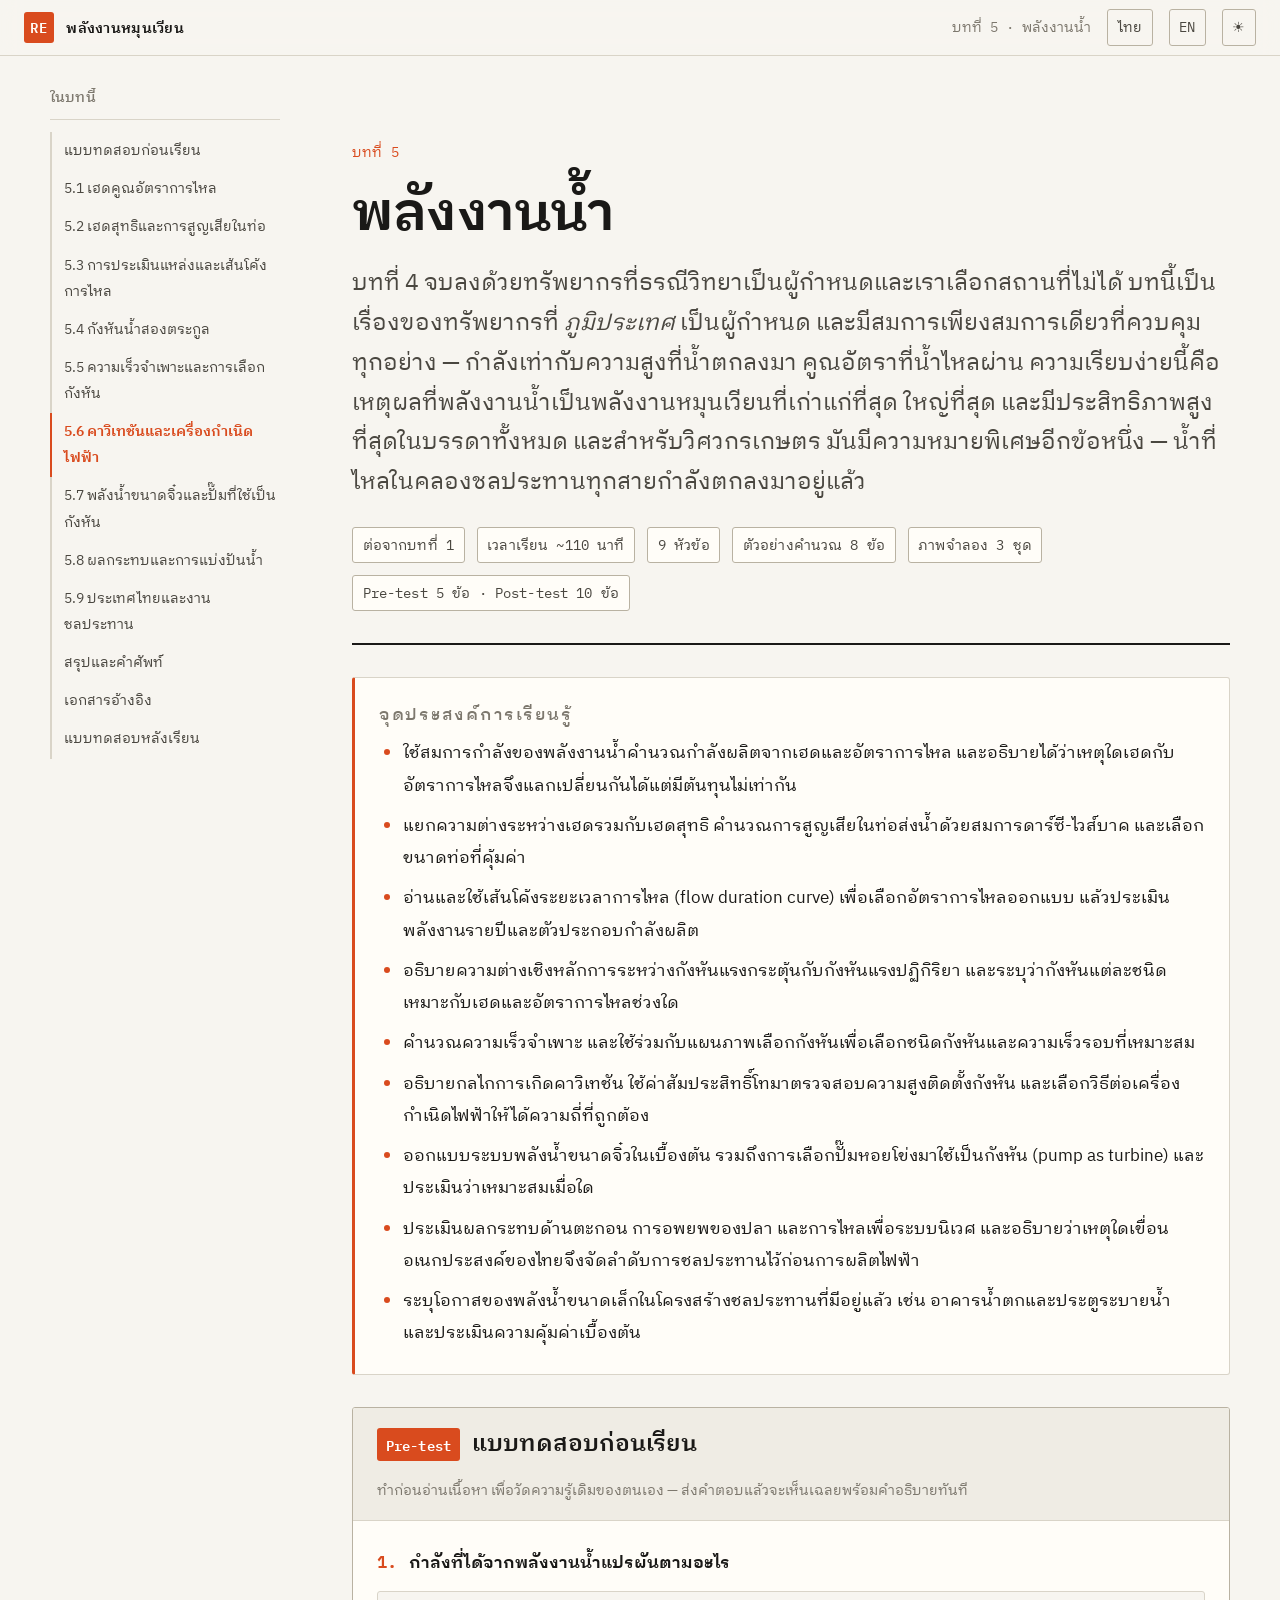
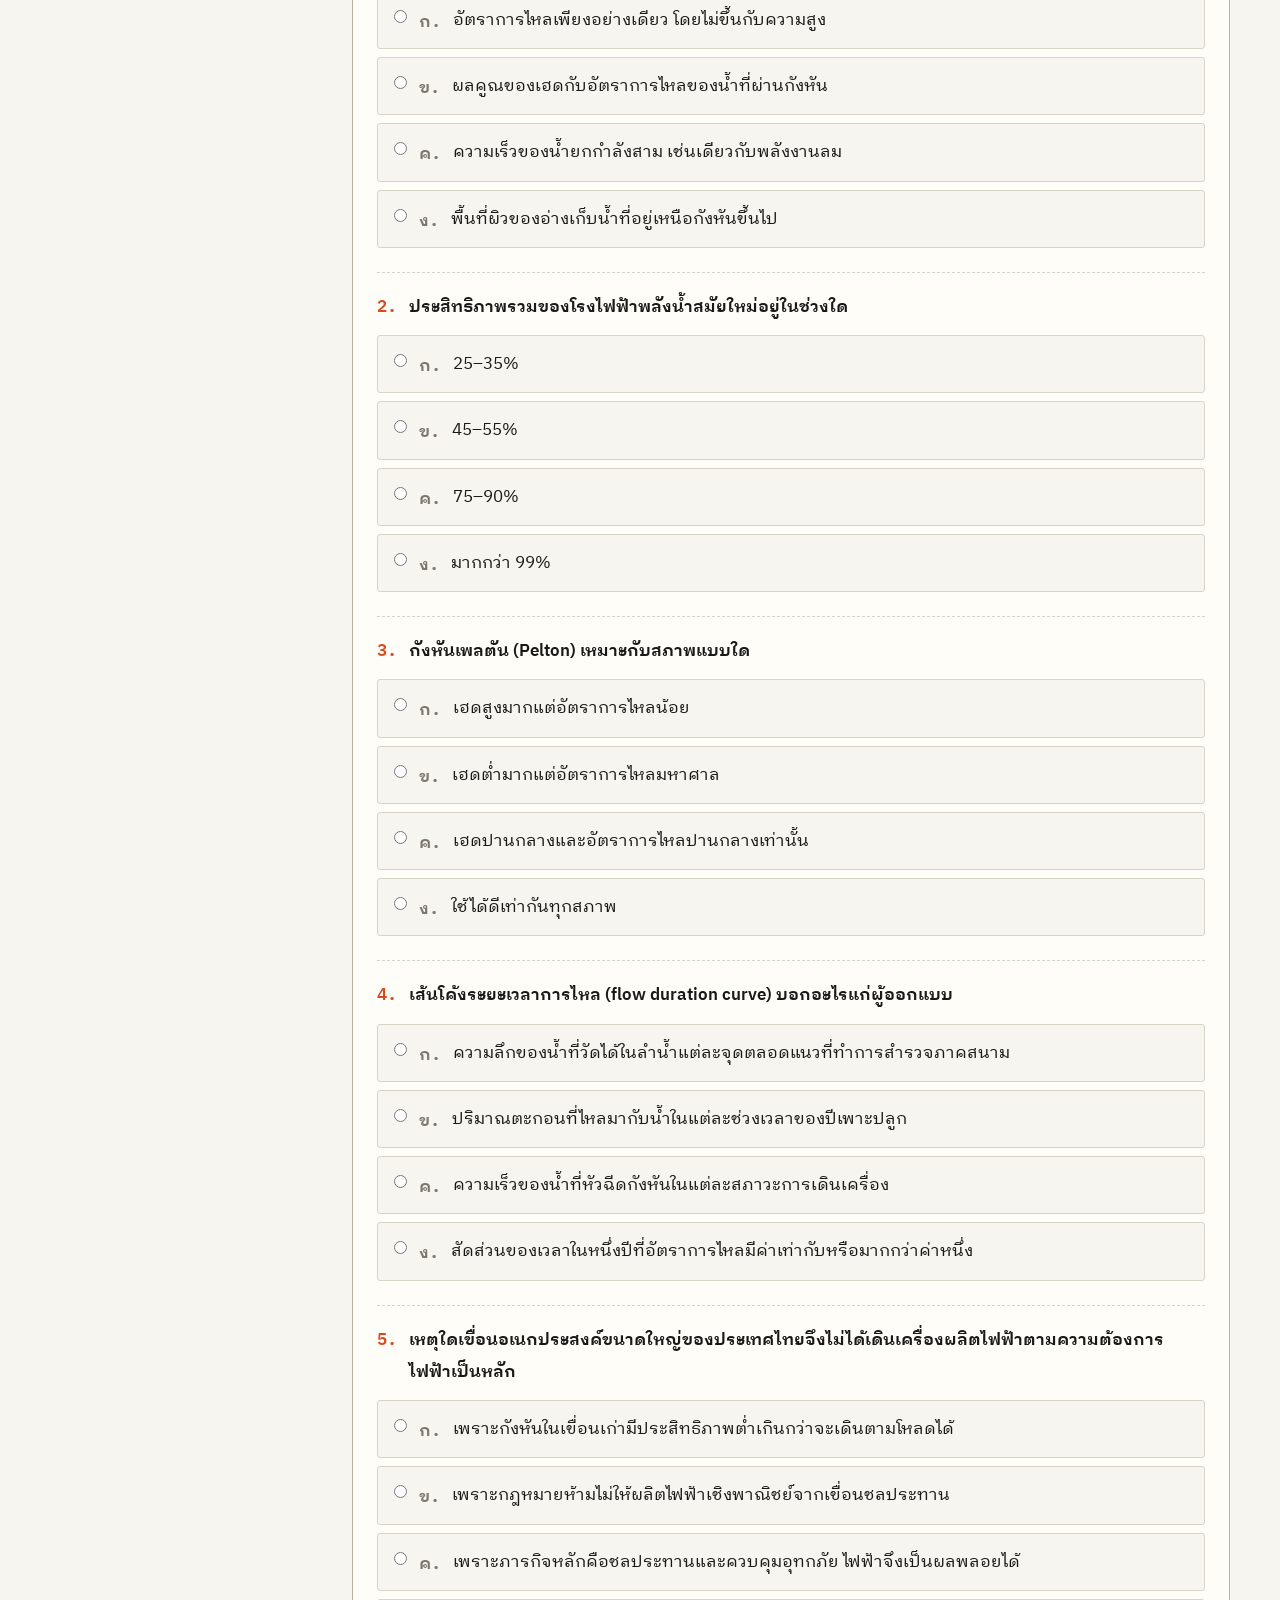
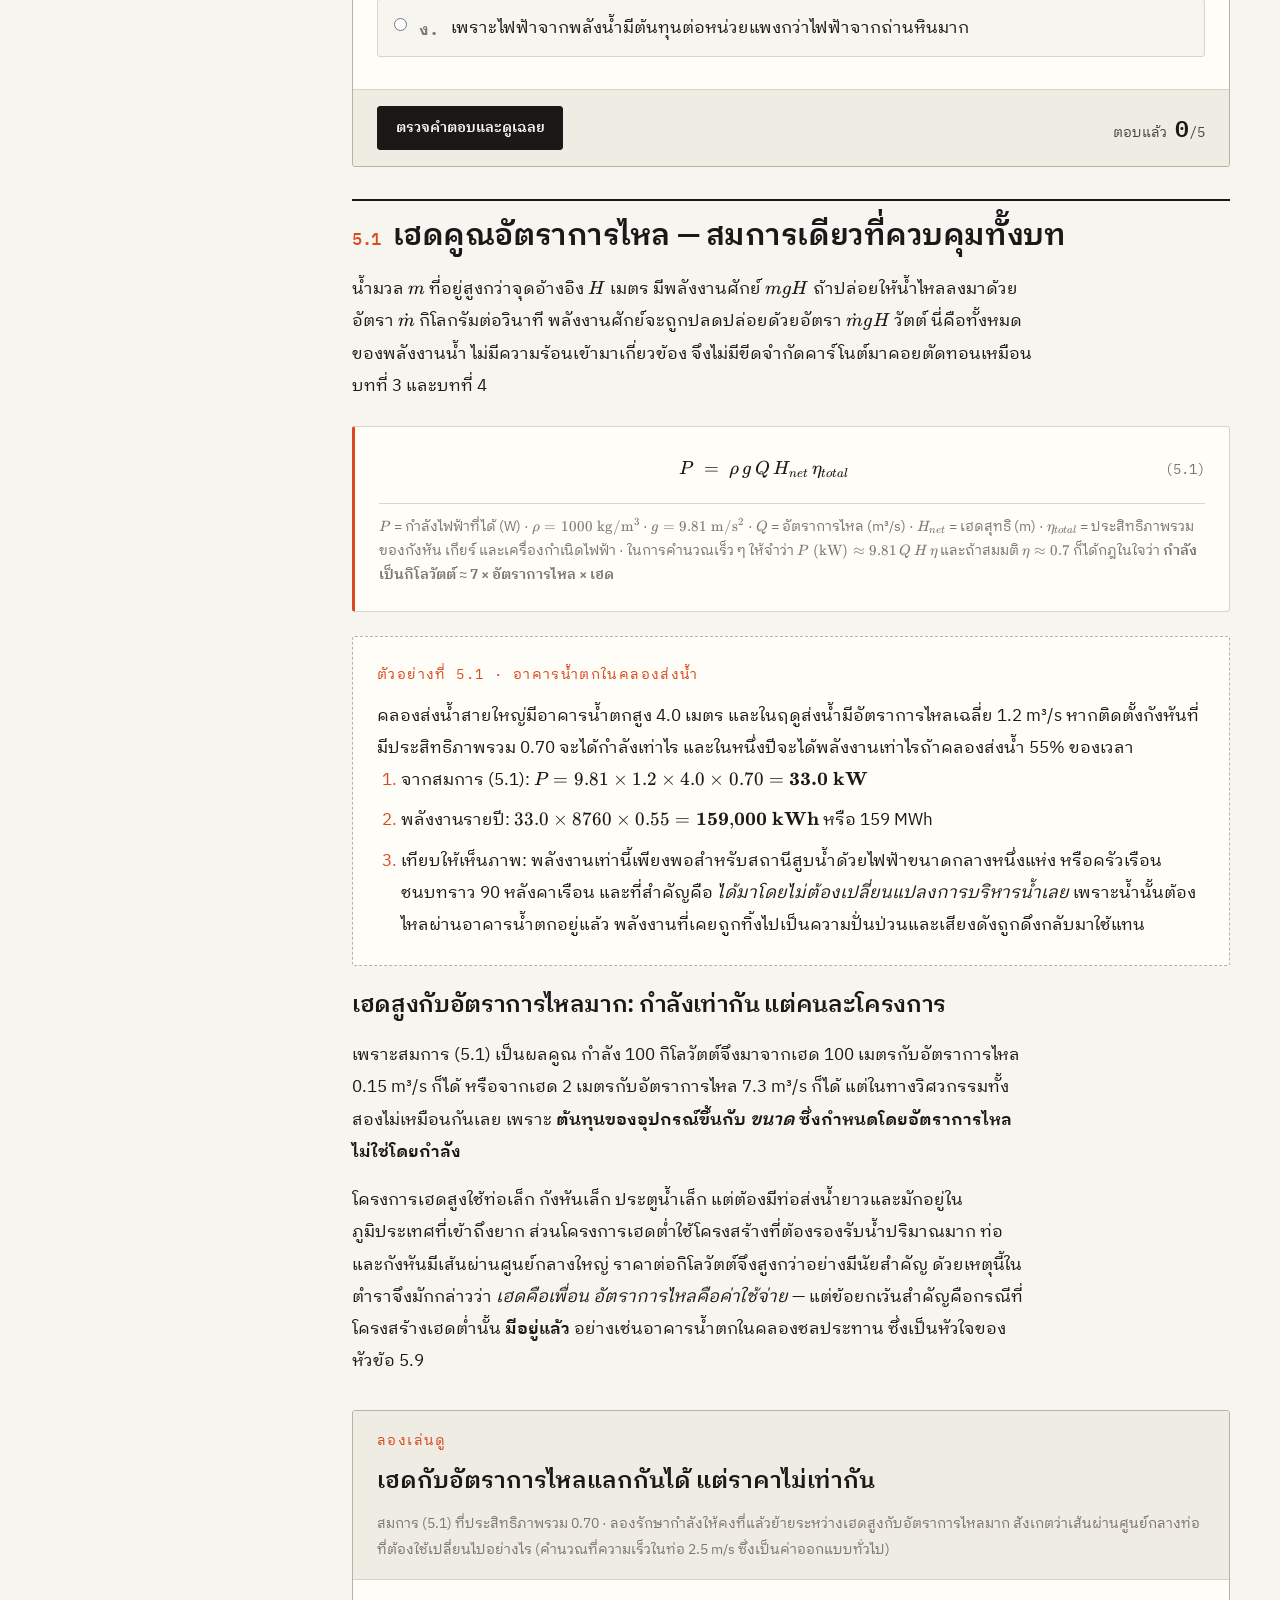
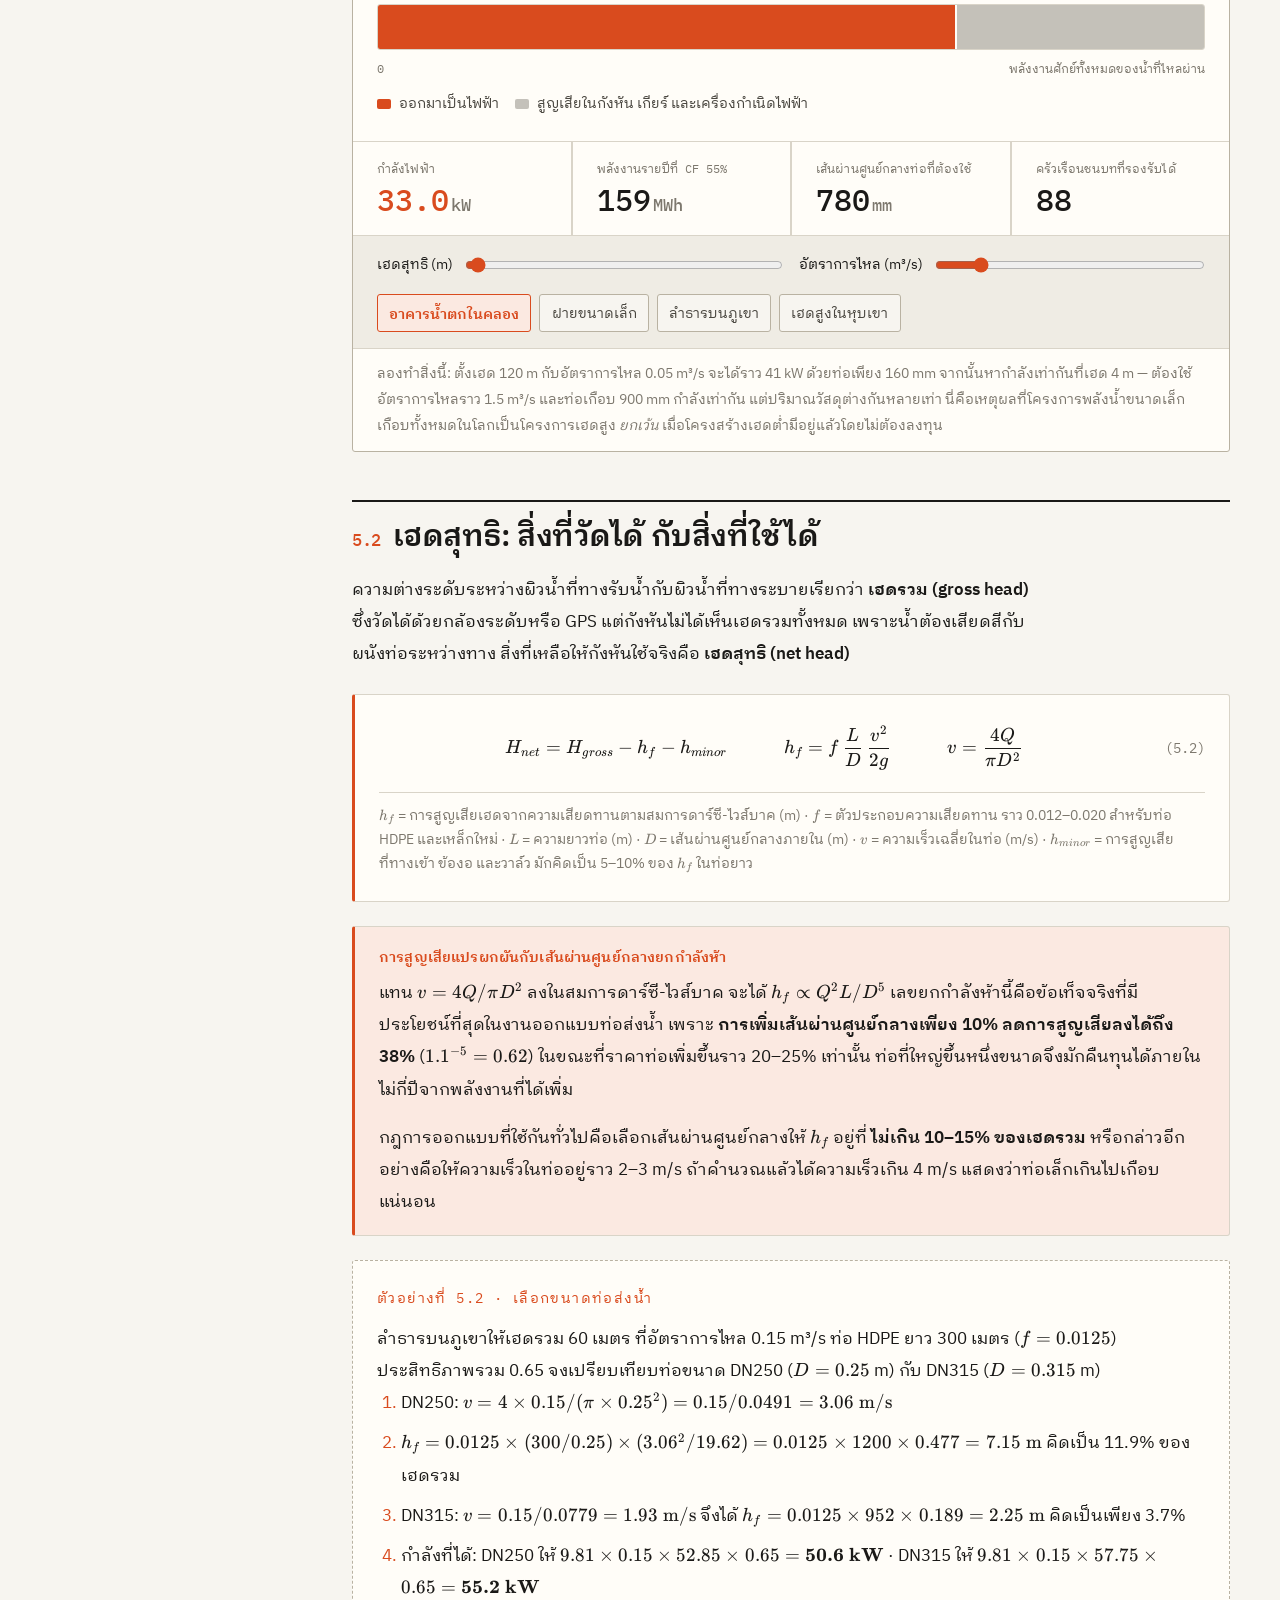
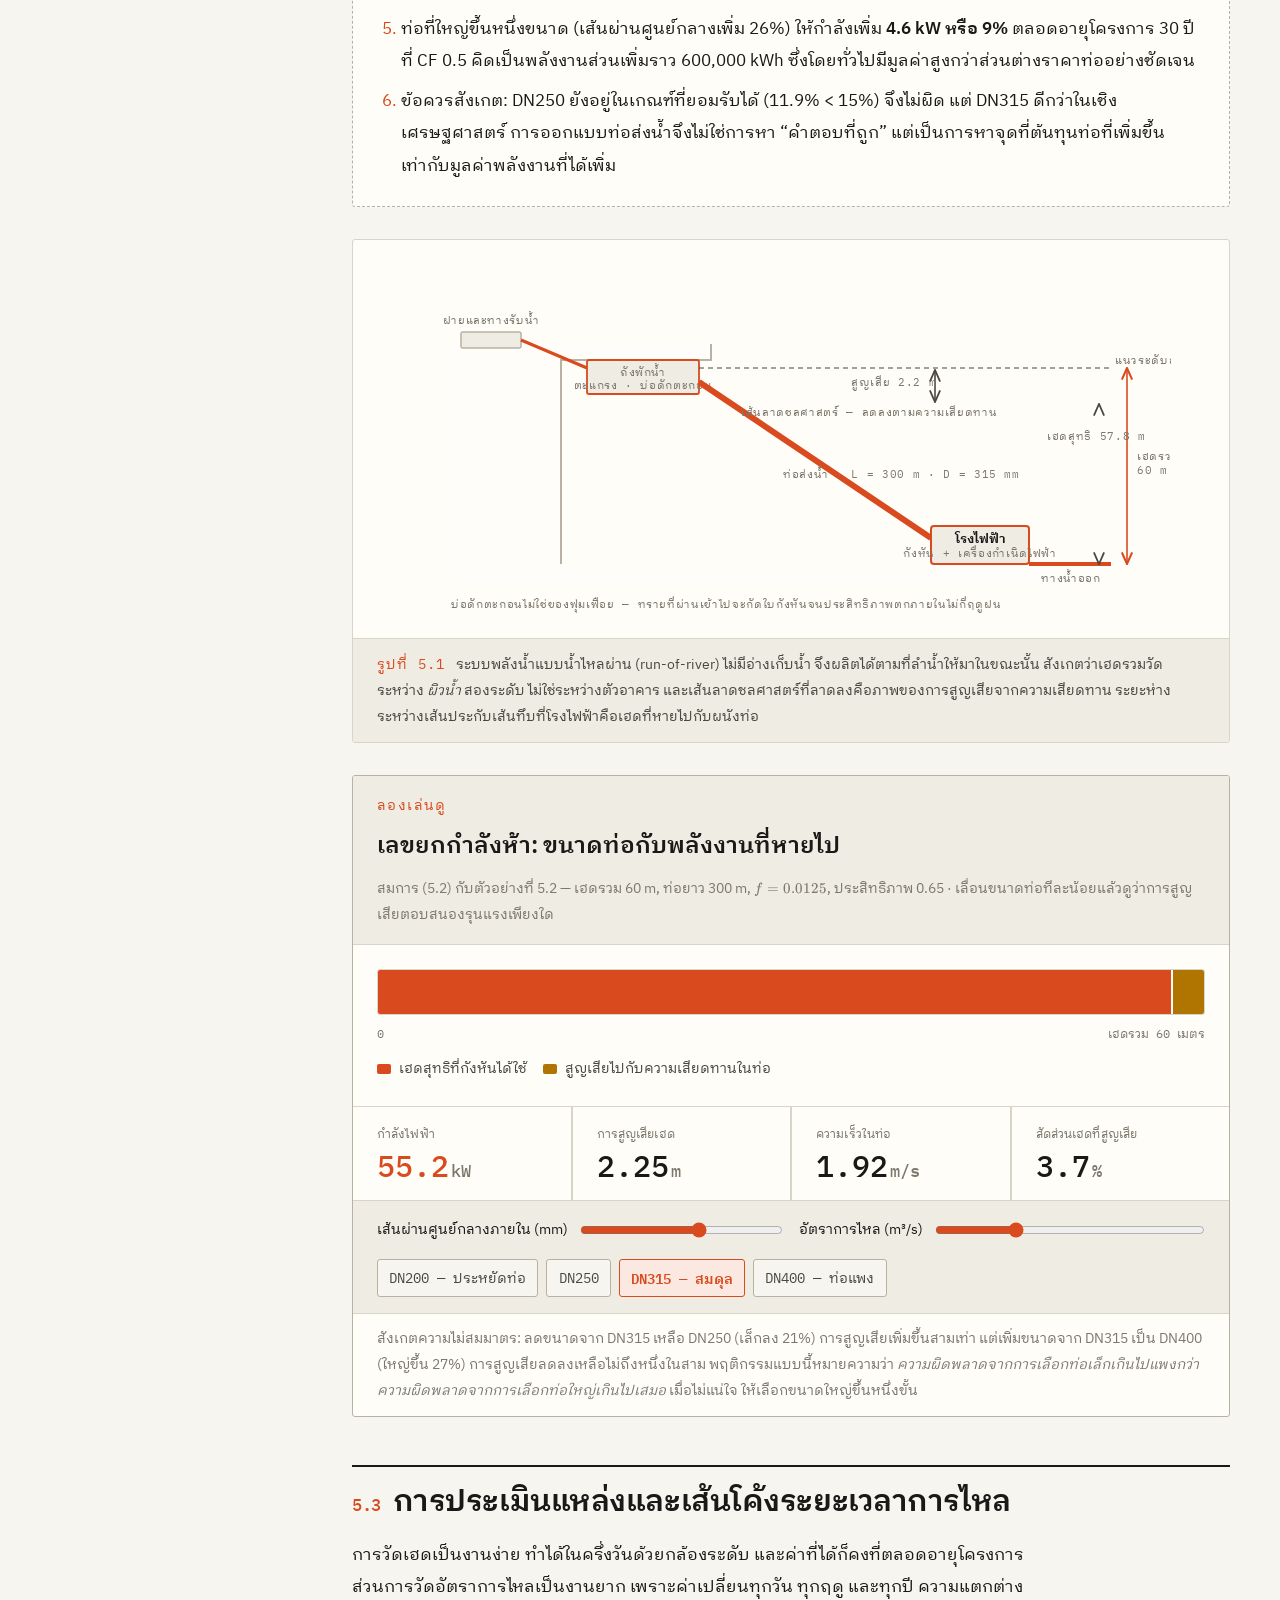
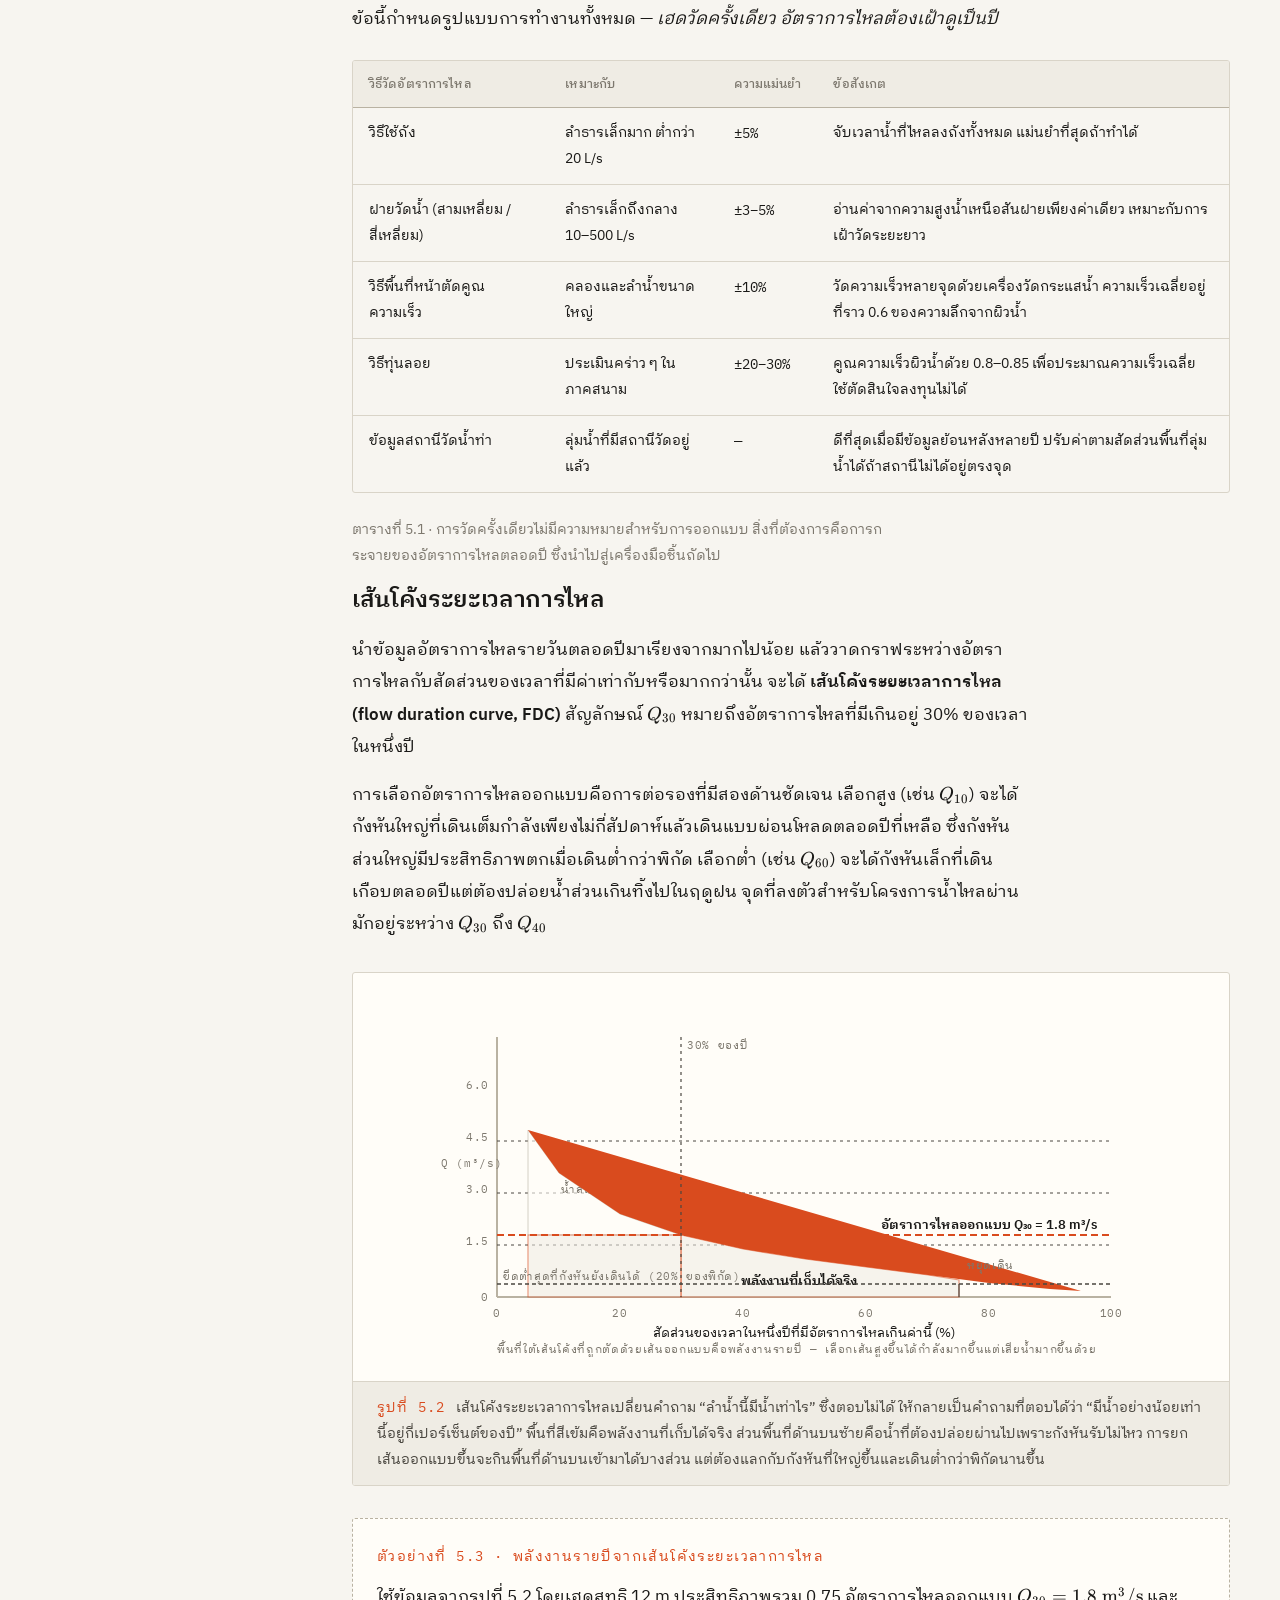
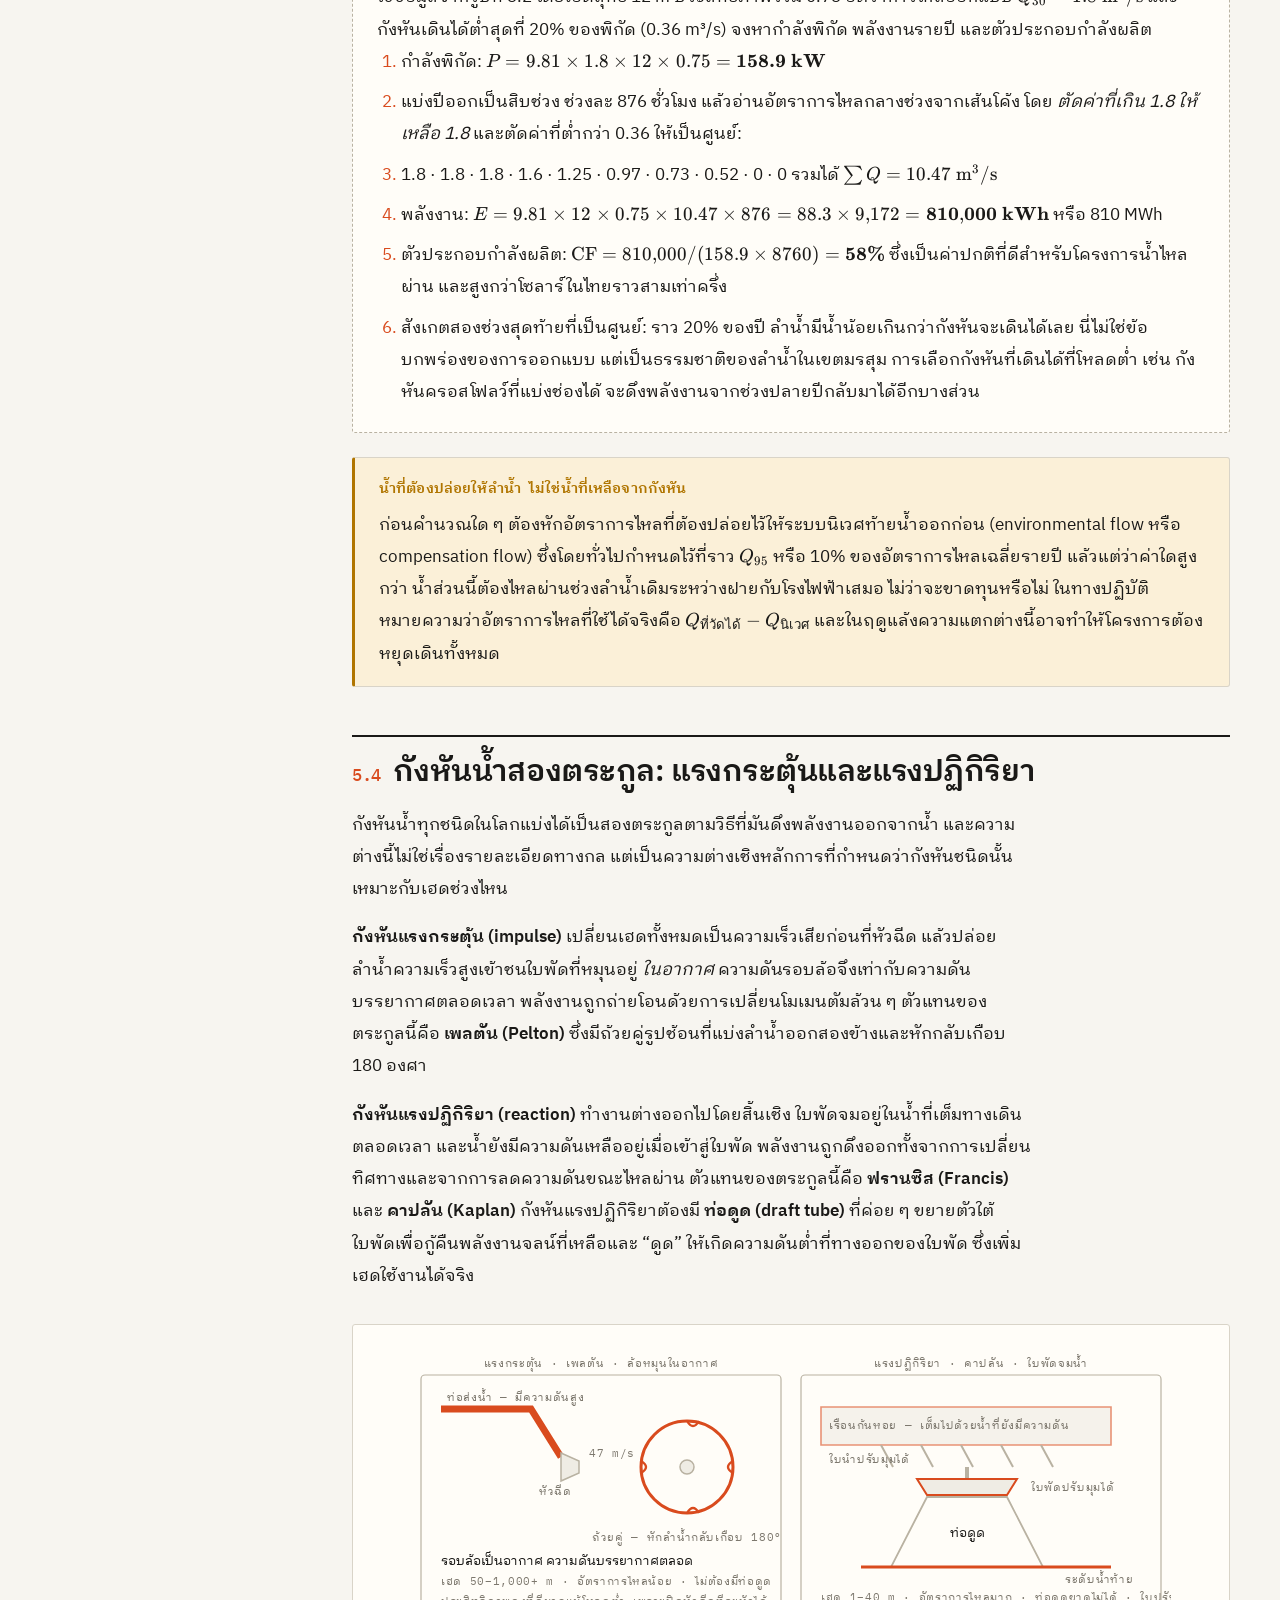
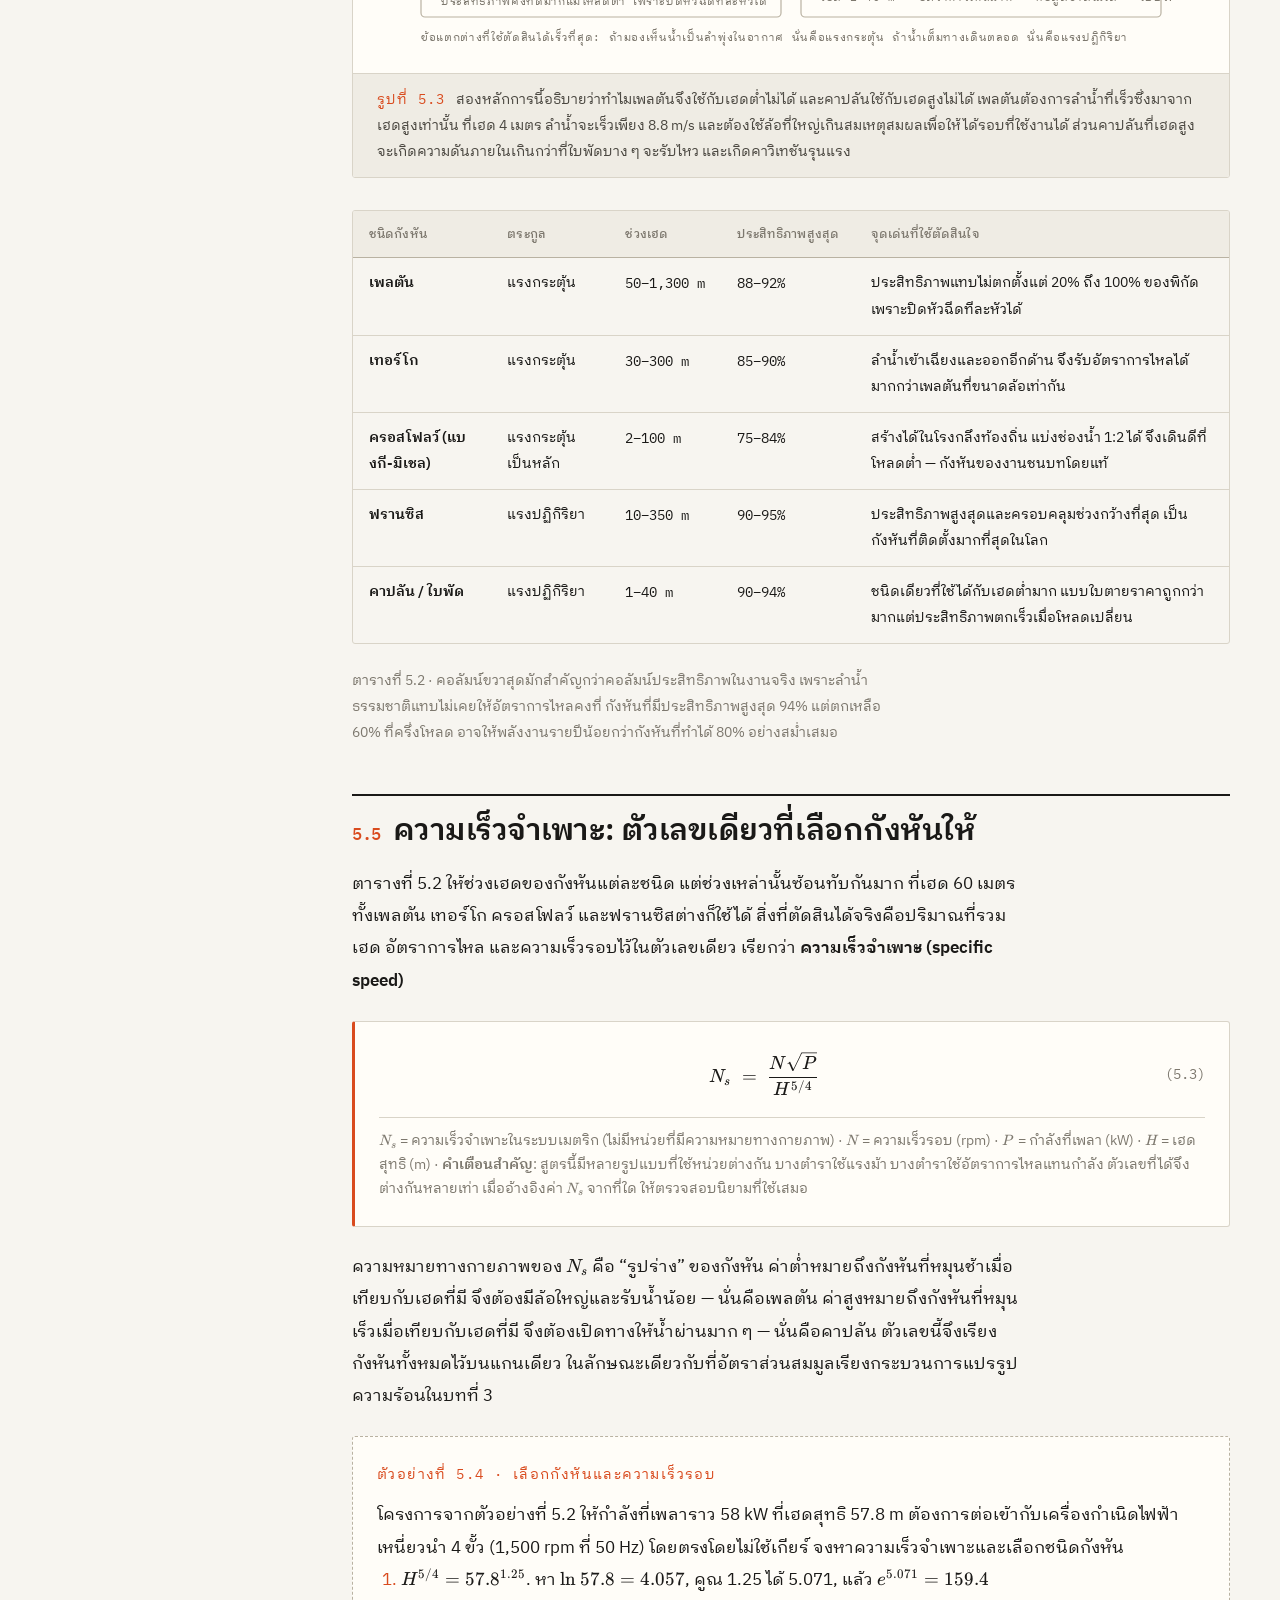
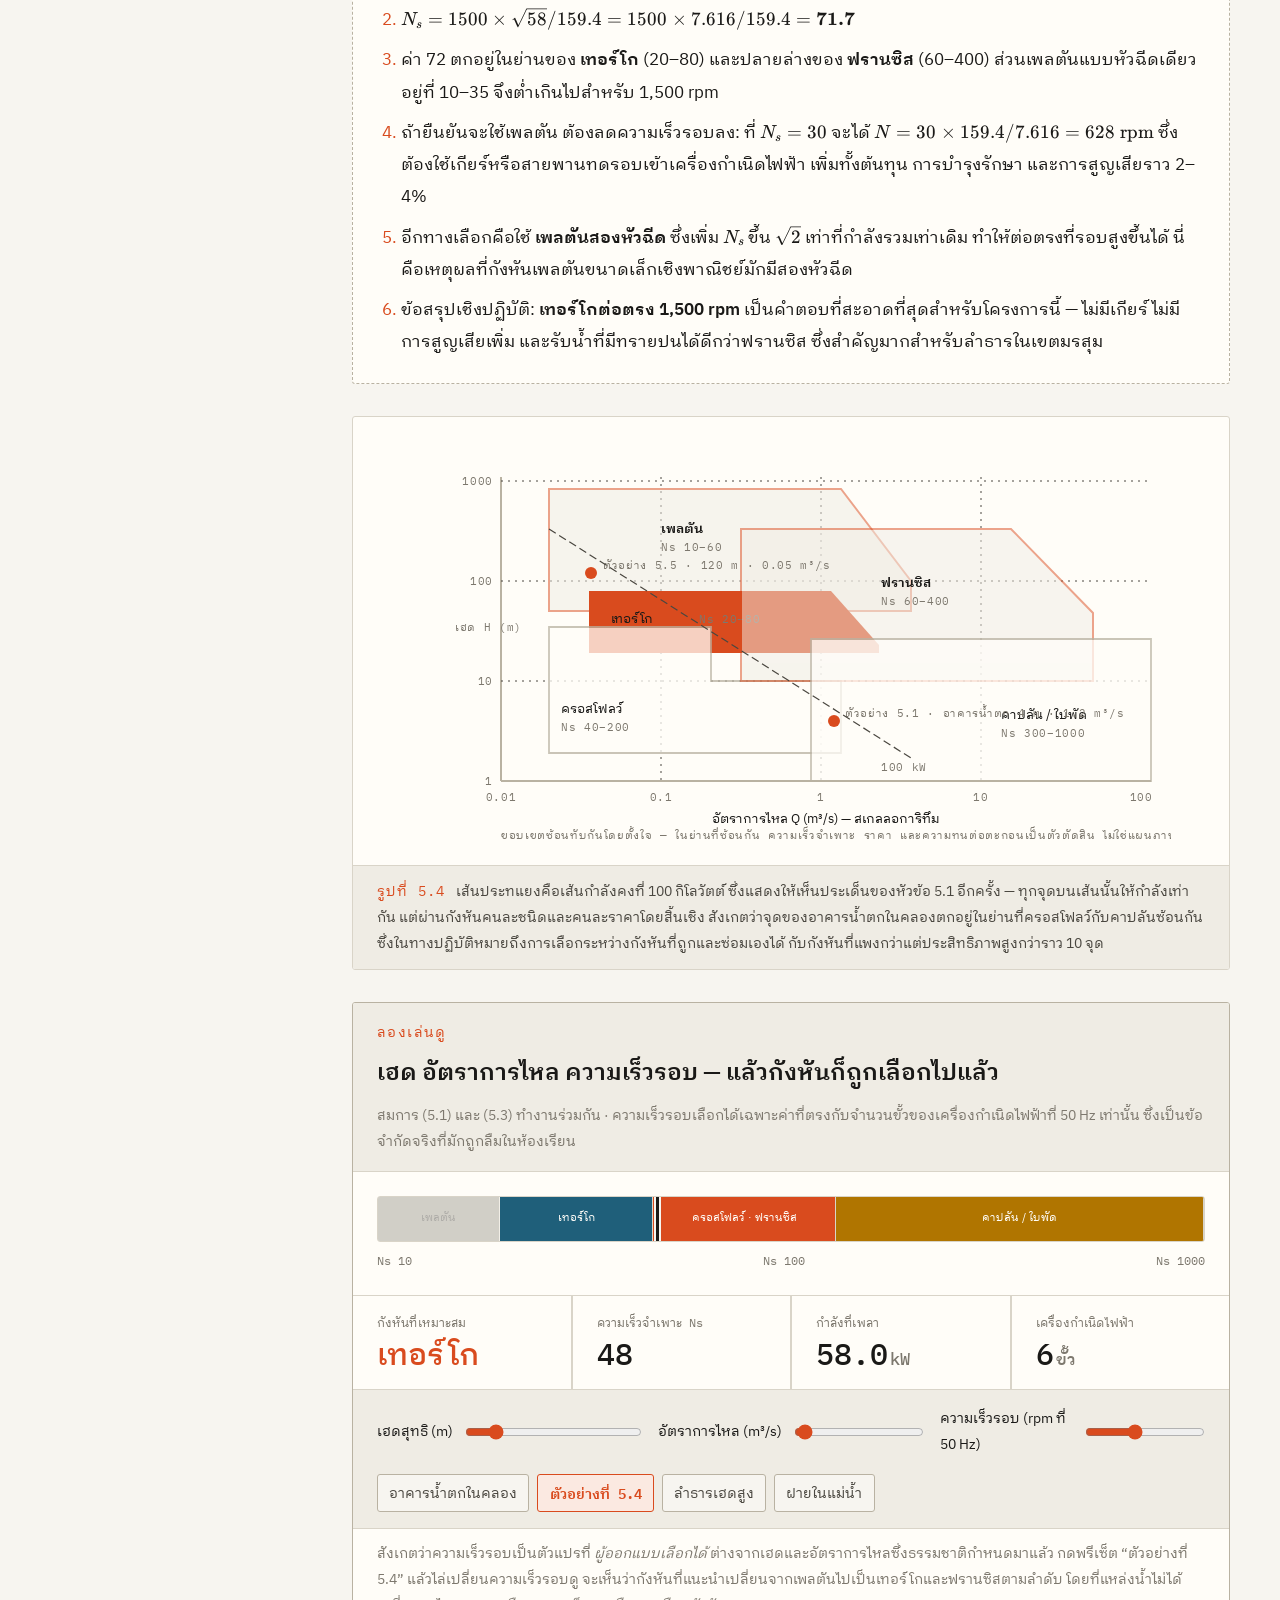
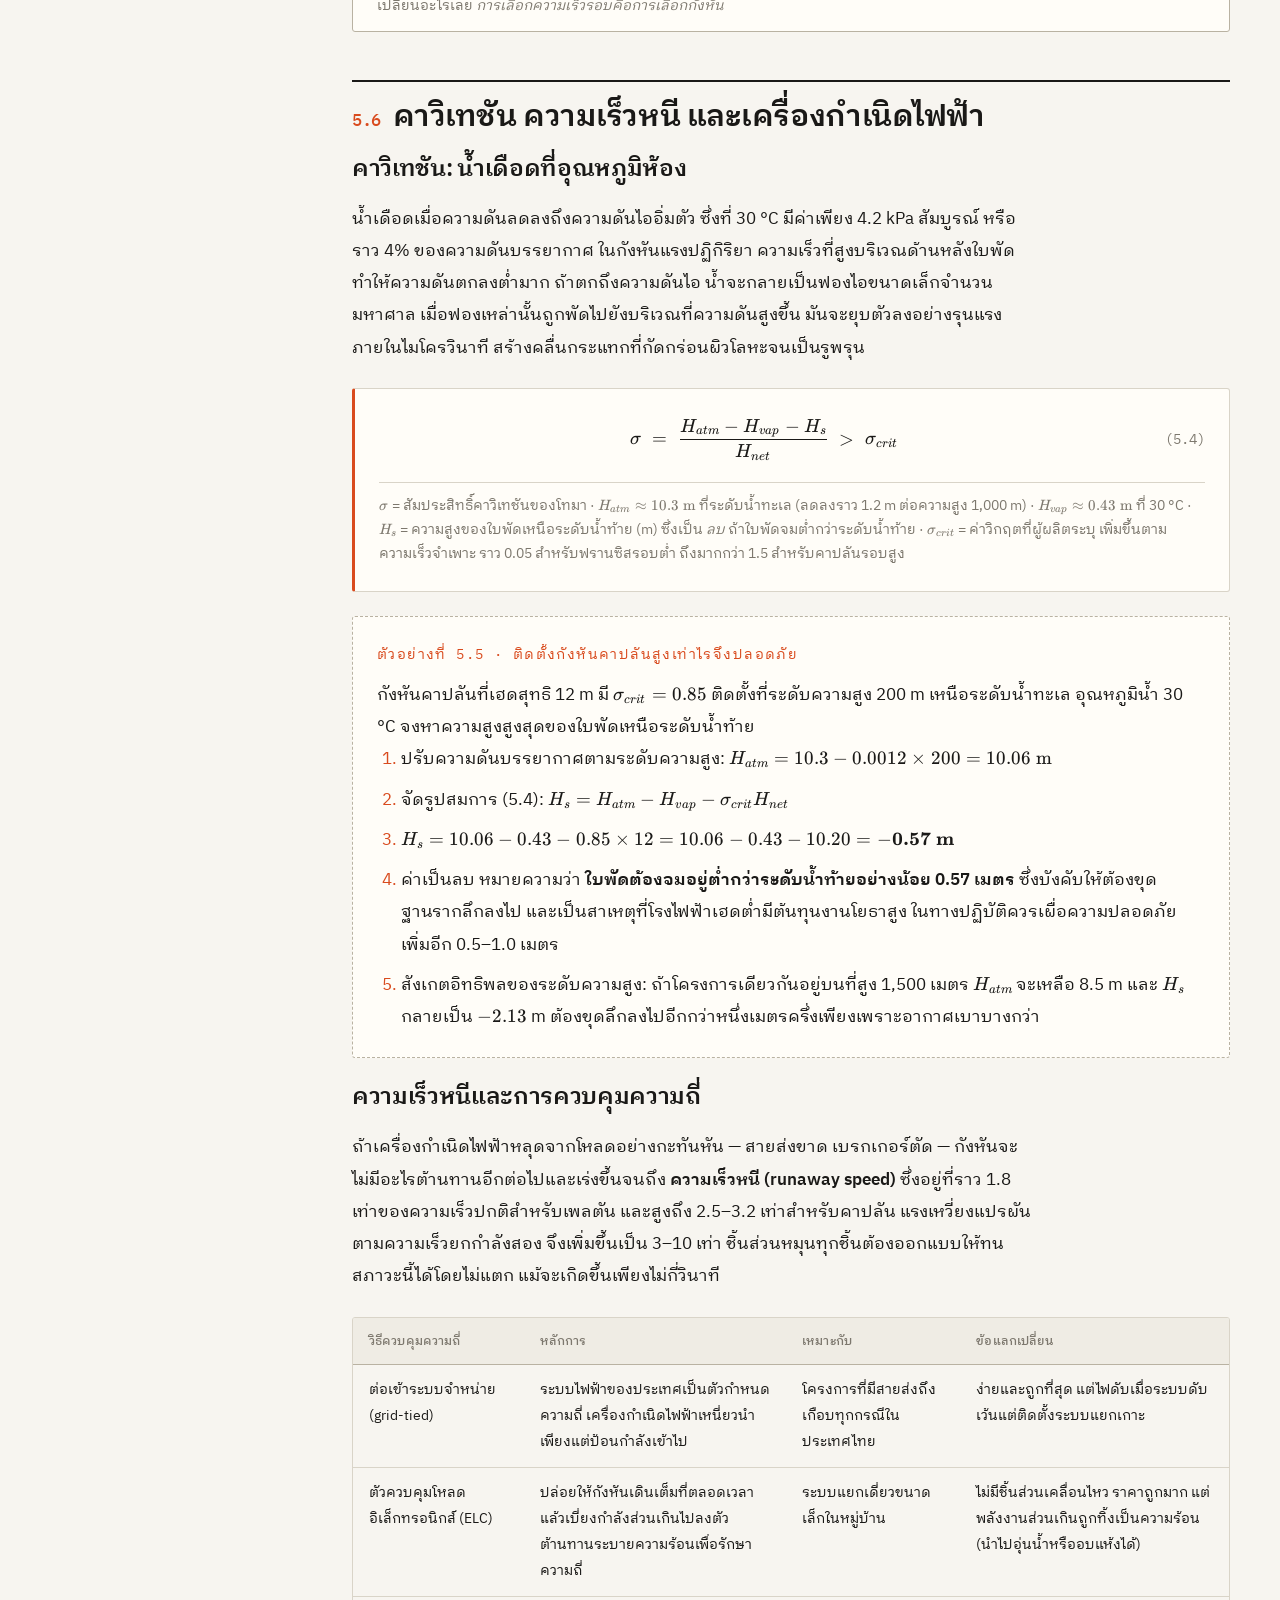
<file: chapters/05-hydro.html>
<!DOCTYPE html>
<html lang="th" data-lang="th" data-theme="light">
<head>
<meta charset="utf-8">
<meta name="viewport" content="width=device-width, initial-scale=1">
<title>บทที่ 5 · พลังงานน้ำ</title>
<meta name="description" content="พลังงานน้ำ — เฮดและอัตราการไหล การสูญเสียในท่อส่งน้ำ เส้นโค้งระยะเวลาการไหล กังหันแรงกระตุ้นและแรงปฏิกิริยา ความเร็วจำเพาะ คาวิเทชัน ไฟฟ้าพลังน้ำขนาดจิ๋ว ปั๊มที่ใช้เป็นกังหัน และการประยุกต์ในคลองชลประทานของไทย">
<link rel="preconnect" href="https://fonts.googleapis.com">
<link rel="preconnect" href="https://fonts.gstatic.com" crossorigin>
<link href="https://fonts.googleapis.com/css2?family=IBM+Plex+Mono:wght@400;500;600&family=IBM+Plex+Sans:wght@400;500;600;700&family=IBM+Plex+Sans+Thai+Looped:wght@400;500;600;700&display=swap" rel="stylesheet">
<link rel="stylesheet" href="../assets/vendor/katex/katex.min.css">
<link rel="stylesheet" href="../assets/css/base.css">
<link rel="stylesheet" href="../assets/css/components.css">
<link rel="stylesheet" href="../assets/css/anim.css">
<script src="../assets/js/boot.js"></script>
</head>
<body data-chapter="05">

<a class="skip" href="#main"><span class="th">ข้ามไปเนื้อหาหลัก</span><span class="en">Skip to main content</span></a>
<div class="progress" aria-hidden="true"></div>

<header class="topbar">
  <a class="topbar__brand" href="../index.html">
    <span class="mark">RE</span>
    <span class="name">
      <span class="th">พลังงานหมุนเวียน</span>
      <span class="en">Renewable Energy</span>
    </span>
  </a>
  <span class="topbar__spacer"></span>
  <span class="topbar__crumb">
    <span class="th">บทที่ 5 · พลังงานน้ำ</span>
    <span class="en">Chapter 5 · Hydro Energy</span>
  </span>
  <button class="btn-toggle" data-lang-btn="th" aria-pressed="true">ไทย</button>
  <button class="btn-toggle" data-lang-btn="en" aria-pressed="false">EN</button>
  <button class="btn-toggle" data-theme-toggle aria-label="Switch theme"><span class="icon">☀</span></button>
</header>

<div class="wrap">
  <div class="layout">

    <!-- ============ sidebar ============ -->
    <aside class="sidebar">
      <h2><span class="th">ในบทนี้</span><span class="en">In this chapter</span></h2>
      <ol>
        <li><a href="#pretest"><span class="th">แบบทดสอบก่อนเรียน</span><span class="en">Pre-test</span></a></li>
        <li><a href="#s1"><span class="th">5.1 เฮดคูณอัตราการไหล</span><span class="en">5.1 Head times flow</span></a></li>
        <li><a href="#s2"><span class="th">5.2 เฮดสุทธิและการสูญเสียในท่อ</span><span class="en">5.2 Net head and pipe losses</span></a></li>
        <li><a href="#s3"><span class="th">5.3 การประเมินแหล่งและเส้นโค้งการไหล</span><span class="en">5.3 Site assessment and the FDC</span></a></li>
        <li><a href="#s4"><span class="th">5.4 กังหันน้ำสองตระกูล</span><span class="en">5.4 Two families of turbine</span></a></li>
        <li><a href="#s5"><span class="th">5.5 ความเร็วจำเพาะและการเลือกกังหัน</span><span class="en">5.5 Specific speed and selection</span></a></li>
        <li><a href="#s6"><span class="th">5.6 คาวิเทชันและเครื่องกำเนิดไฟฟ้า</span><span class="en">5.6 Cavitation and the generator</span></a></li>
        <li><a href="#s7"><span class="th">5.7 พลังน้ำขนาดจิ๋วและปั๊มที่ใช้เป็นกังหัน</span><span class="en">5.7 Pico-hydro and pumps as turbines</span></a></li>
        <li><a href="#s8"><span class="th">5.8 ผลกระทบและการแบ่งปันน้ำ</span><span class="en">5.8 Impacts and sharing the water</span></a></li>
        <li><a href="#s9"><span class="th">5.9 ประเทศไทยและงานชลประทาน</span><span class="en">5.9 Thailand and irrigation</span></a></li>
        <li><a href="#summary"><span class="th">สรุปและคำศัพท์</span><span class="en">Summary and glossary</span></a></li>
        <li><a href="#references"><span class="th">เอกสารอ้างอิง</span><span class="en">References</span></a></li>
        <li><a href="#posttest"><span class="th">แบบทดสอบหลังเรียน</span><span class="en">Post-test</span></a></li>
      </ol>
    </aside>

    <!-- ============ main ============ -->
    <main id="main">

      <header class="chapter-head">
        <span class="chapter-head__num">
          <span class="th">บทที่ 5</span><span class="en">Chapter 5</span>
        </span>
        <h1>
          <span class="th">พลังงานน้ำ</span>
          <span class="en">Hydro Energy</span>
        </h1>
        <p class="lead">
          <span class="th">บทที่ 4 จบลงด้วยทรัพยากรที่ธรณีวิทยาเป็นผู้กำหนดและเราเลือกสถานที่ไม่ได้ บทนี้เป็นเรื่องของทรัพยากรที่ <em>ภูมิประเทศ</em> เป็นผู้กำหนด และมีสมการเพียงสมการเดียวที่ควบคุมทุกอย่าง — กำลังเท่ากับความสูงที่น้ำตกลงมา คูณอัตราที่น้ำไหลผ่าน ความเรียบง่ายนี้คือเหตุผลที่พลังงานน้ำเป็นพลังงานหมุนเวียนที่เก่าแก่ที่สุด ใหญ่ที่สุด และมีประสิทธิภาพสูงที่สุดในบรรดาทั้งหมด และสำหรับวิศวกรเกษตร มันมีความหมายพิเศษอีกข้อหนึ่ง — น้ำที่ไหลในคลองชลประทานทุกสายกำลังตกลงมาอยู่แล้ว</span>
          <span class="en">Chapter 4 ended with a resource set by geology, whose location we cannot choose. This chapter concerns a resource set by <em>terrain</em>, and a single equation governs all of it — power is the height the water falls through, times the rate at which it flows. That simplicity is why hydro is the oldest, largest and most efficient renewable of them all. For an agricultural engineer it carries one more meaning: the water in every irrigation canal is already falling.</span>
        </p>
        <div class="chapter-head__facts">
          <span class="chip"><span class="th">ต่อจากบทที่ 1</span><span class="en">Builds on Chapter 1</span></span>
          <span class="chip"><span class="th">เวลาเรียน ~110 นาที</span><span class="en">~110 min</span></span>
          <span class="chip"><span class="th">9 หัวข้อ</span><span class="en">9 sections</span></span>
          <span class="chip"><span class="th">ตัวอย่างคำนวณ 8 ข้อ</span><span class="en">8 worked examples</span></span>
          <span class="chip"><span class="th">ภาพจำลอง 3 ชุด</span><span class="en">3 interactive models</span></span>
          <span class="chip"><span class="th">Pre-test 5 ข้อ · Post-test 10 ข้อ</span><span class="en">Pre-test 5 · Post-test 10</span></span>
        </div>
      </header>

      <div class="objectives">
        <h2><span class="th">จุดประสงค์การเรียนรู้</span><span class="en">Learning objectives</span></h2>
        <ul>
          <li>
            <span class="th">ใช้สมการกำลังของพลังงานน้ำคำนวณกำลังผลิตจากเฮดและอัตราการไหล และอธิบายได้ว่าเหตุใดเฮดกับอัตราการไหลจึงแลกเปลี่ยนกันได้แต่มีต้นทุนไม่เท่ากัน</span>
            <span class="en">Use the hydro power equation to compute output from head and flow, and explain why head and flow trade against each other but do not cost the same.</span>
          </li>
          <li>
            <span class="th">แยกความต่างระหว่างเฮดรวมกับเฮดสุทธิ คำนวณการสูญเสียในท่อส่งน้ำด้วยสมการดาร์ซี-ไวส์บาค และเลือกขนาดท่อที่คุ้มค่า</span>
            <span class="en">Distinguish gross from net head, compute penstock losses with the Darcy&ndash;Weisbach equation, and choose an economic pipe diameter.</span>
          </li>
          <li>
            <span class="th">อ่านและใช้เส้นโค้งระยะเวลาการไหล (flow duration curve) เพื่อเลือกอัตราการไหลออกแบบ แล้วประเมินพลังงานรายปีและตัวประกอบกำลังผลิต</span>
            <span class="en">Read and use a flow duration curve to choose the design flow, then estimate annual energy and capacity factor.</span>
          </li>
          <li>
            <span class="th">อธิบายความต่างเชิงหลักการระหว่างกังหันแรงกระตุ้นกับกังหันแรงปฏิกิริยา และระบุว่ากังหันแต่ละชนิดเหมาะกับเฮดและอัตราการไหลช่วงใด</span>
            <span class="en">Explain the principle separating impulse from reaction turbines, and identify the head and flow range each type suits.</span>
          </li>
          <li>
            <span class="th">คำนวณความเร็วจำเพาะ และใช้ร่วมกับแผนภาพเลือกกังหันเพื่อเลือกชนิดกังหันและความเร็วรอบที่เหมาะสม</span>
            <span class="en">Calculate specific speed and use it with a selection chart to choose both turbine type and running speed.</span>
          </li>
          <li>
            <span class="th">อธิบายกลไกการเกิดคาวิเทชัน ใช้ค่าสัมประสิทธิ์โทมาตรวจสอบความสูงติดตั้งกังหัน และเลือกวิธีต่อเครื่องกำเนิดไฟฟ้าให้ได้ความถี่ที่ถูกต้อง</span>
            <span class="en">Explain how cavitation arises, use Thoma&rsquo;s coefficient to check the turbine setting height, and choose a generator arrangement that holds the correct frequency.</span>
          </li>
          <li>
            <span class="th">ออกแบบระบบพลังน้ำขนาดจิ๋วในเบื้องต้น รวมถึงการเลือกปั๊มหอยโข่งมาใช้เป็นกังหัน (pump as turbine) และประเมินว่าเหมาะสมเมื่อใด</span>
            <span class="en">Outline a pico-hydro design, including selecting a centrifugal pump to run as a turbine, and judge when that is the right choice.</span>
          </li>
          <li>
            <span class="th">ประเมินผลกระทบด้านตะกอน การอพยพของปลา และการไหลเพื่อระบบนิเวศ และอธิบายว่าเหตุใดเขื่อนอเนกประสงค์ของไทยจึงจัดลำดับการชลประทานไว้ก่อนการผลิตไฟฟ้า</span>
            <span class="en">Assess sediment, fish-passage and environmental-flow impacts, and explain why Thailand&rsquo;s multi-purpose dams place irrigation ahead of power generation.</span>
          </li>
          <li>
            <span class="th">ระบุโอกาสของพลังน้ำขนาดเล็กในโครงสร้างชลประทานที่มีอยู่แล้ว เช่น อาคารน้ำตกและประตูระบายน้ำ และประเมินความคุ้มค่าเบื้องต้น</span>
            <span class="en">Identify small-hydro opportunities in existing irrigation infrastructure such as drop structures and regulators, and make a first assessment of their viability.</span>
          </li>
        </ul>
      </div>

      <!-- ============ PRE-TEST ============ -->
      <section class="quiz quiz--pre" id="pretest" data-quiz="pre" data-pass="0.6">
        <script type="application/json" class="quiz-data">
{
  "questions": [
    {
      "q": {
        "th": "กำลังที่ได้จากพลังงานน้ำแปรผันตามอะไร",
        "en": "Hydro power is proportional to what?"
      },
      "choices": [
        {
          "th": "อัตราการไหลเพียงอย่างเดียว โดยไม่ขึ้นกับความสูง",
          "en": "Flow rate alone, independently of the height"
        },
        {
          "th": "ผลคูณของเฮดกับอัตราการไหลของน้ำที่ผ่านกังหัน",
          "en": "The product of head and the flow passing the turbine"
        },
        {
          "th": "ความเร็วของน้ำยกกำลังสาม เช่นเดียวกับพลังงานลม",
          "en": "The cube of the water velocity, exactly as with wind"
        },
        {
          "th": "พื้นที่ผิวของอ่างเก็บน้ำที่อยู่เหนือกังหันขึ้นไป",
          "en": "The surface area of the reservoir above the turbine"
        }
      ],
      "answer": 1,
      "why": {
        "th": "P = ρgQH·η ซึ่งเป็นสมการเชิงเส้นทั้งในเฮดและอัตราการไหล ต่างจากพลังงานลมที่แปรผันตามความเร็วยกกำลังสาม ความเป็นเชิงเส้นนี้ทำให้พลังงานน้ำคาดการณ์ได้ง่ายกว่ามาก แต่ก็หมายความว่าเฮด 100 เมตรกับอัตราการไหล 1 m³/s ให้กำลังเท่ากับเฮด 1 เมตรกับอัตราการไหล 100 m³/s ซึ่งในทางวิศวกรรมเป็นโครงการคนละแบบโดยสิ้นเชิง",
        "en": "P = ρgQH·η, linear in both head and flow — unlike wind, which goes as the cube of speed. That linearity makes hydro far more predictable, but it also means 100 m of head with 1 m³/s gives the same power as 1 m with 100 m³/s, which in engineering terms are entirely different projects."
      }
    },
    {
      "q": {
        "th": "ประสิทธิภาพรวมของโรงไฟฟ้าพลังน้ำสมัยใหม่อยู่ในช่วงใด",
        "en": "What is the overall efficiency of a modern hydroelectric plant?"
      },
      "choices": [
        {
          "th": "25–35%",
          "en": "25–35%"
        },
        {
          "th": "45–55%",
          "en": "45–55%"
        },
        {
          "th": "75–90%",
          "en": "75–90%"
        },
        {
          "th": "มากกว่า 99%",
          "en": "Above 99%"
        }
      ],
      "answer": 2,
      "why": {
        "th": "พลังงานน้ำมีประสิทธิภาพสูงที่สุดในบรรดาเทคโนโลยีแปลงพลังงานทั้งหมด เพราะเป็นการแปลงพลังงานกลเป็นพลังงานกลโดยตรง ไม่ผ่านความร้อนจึงไม่ติดขีดจำกัดคาร์โนต์ กังหันขนาดใหญ่เพียงตัวเดียวทำได้ถึง 90–95% และเมื่อรวมการสูญเสียในท่อและเครื่องกำเนิดไฟฟ้าแล้วทั้งระบบอยู่ที่ราว 75–90% เทียบกับโรงไฟฟ้าความร้อนใต้พิภพในบทที่ 4 ที่ทำได้เพียง 8–17%",
        "en": "Hydro is the most efficient of all conversion technologies because it turns mechanical energy directly into mechanical energy — no heat, so no Carnot limit. A large turbine alone reaches 90–95%, and with penstock and generator losses the whole system runs at 75–90%, against the 8–17% of the geothermal plants in Chapter 4."
      }
    },
    {
      "q": {
        "th": "กังหันเพลตัน (Pelton) เหมาะกับสภาพแบบใด",
        "en": "What conditions suit a Pelton turbine?"
      },
      "choices": [
        {
          "th": "เฮดสูงมากแต่อัตราการไหลน้อย",
          "en": "Very high head with low flow"
        },
        {
          "th": "เฮดต่ำมากแต่อัตราการไหลมหาศาล",
          "en": "Very low head with enormous flow"
        },
        {
          "th": "เฮดปานกลางและอัตราการไหลปานกลางเท่านั้น",
          "en": "Only moderate head with moderate flow"
        },
        {
          "th": "ใช้ได้ดีเท่ากันทุกสภาพ",
          "en": "It works equally well in all conditions"
        }
      ],
      "answer": 0,
      "why": {
        "th": "เพลตันเป็นกังหันแรงกระตุ้น (impulse) ที่เปลี่ยนเฮดทั้งหมดเป็นความเร็วของลำน้ำผ่านหัวฉีดก่อน แล้วให้ลำน้ำนั้นชนถ้วยของล้อในอากาศ จึงต้องการเฮดสูงเพื่อให้ได้ลำน้ำที่เร็วพอ โดยทั่วไปใช้ที่เฮดเกิน 50 เมตรขึ้นไปถึงมากกว่า 1,000 เมตร ส่วนเฮดต่ำและการไหลมากเป็นงานของกังหันคาปลัน (Kaplan)",
        "en": "A Pelton is an impulse turbine: it converts the whole head into the velocity of a jet at a nozzle, then lets that jet strike buckets in open air. It therefore needs high head to produce a fast enough jet — typically above 50 m and up to more than 1,000 m. Low head with high flow is Kaplan territory."
      }
    },
    {
      "q": {
        "th": "เส้นโค้งระยะเวลาการไหล (flow duration curve) บอกอะไรแก่ผู้ออกแบบ",
        "en": "What does a flow duration curve tell the designer?"
      },
      "choices": [
        {
          "th": "ความลึกของน้ำที่วัดได้ในลำน้ำแต่ละจุดตลอดแนวที่ทำการสำรวจภาคสนาม",
          "en": "The water depth measured at every point along the surveyed reach"
        },
        {
          "th": "ปริมาณตะกอนที่ไหลมากับน้ำในแต่ละช่วงเวลาของปีเพาะปลูก",
          "en": "The sediment load the water carries at each time of the cropping year"
        },
        {
          "th": "ความเร็วของน้ำที่หัวฉีดกังหันในแต่ละสภาวะการเดินเครื่อง",
          "en": "The water velocity at the turbine nozzle in each operating state"
        },
        {
          "th": "สัดส่วนของเวลาในหนึ่งปีที่อัตราการไหลมีค่าเท่ากับหรือมากกว่าค่าหนึ่ง",
          "en": "The fraction of the year for which the flow equals or exceeds a value"
        }
      ],
      "answer": 3,
      "why": {
        "th": "การเลือกอัตราการไหลออกแบบคือการต่อรอง ถ้าเลือกค่าสูงจะได้กังหันใหญ่ที่เดินเต็มกำลังเพียงไม่กี่สัปดาห์ต่อปี ถ้าเลือกค่าต่ำจะได้กังหันเล็กที่เดินเกือบตลอดปีแต่ปล่อยน้ำส่วนเกินทิ้งในฤดูฝน โครงการแบบน้ำไหลผ่าน (run-of-river) ส่วนใหญ่จึงเลือกที่ราว Q30 ถึง Q40 คืออัตราการไหลที่มีเกินอยู่ 30–40% ของเวลาในหนึ่งปี",
        "en": "Choosing the design flow is a negotiation. Choose high and you get a large turbine that runs at full output for only a few weeks a year; choose low and you get a small one that runs almost continuously but spills the surplus in the wet season. Most run-of-river schemes settle near Q30 to Q40 — the flow exceeded 30 to 40% of the year."
      }
    },
    {
      "q": {
        "th": "เหตุใดเขื่อนอเนกประสงค์ขนาดใหญ่ของประเทศไทยจึงไม่ได้เดินเครื่องผลิตไฟฟ้าตามความต้องการไฟฟ้าเป็นหลัก",
        "en": "Why do Thailand’s large multi-purpose dams not run primarily to follow electricity demand?"
      },
      "choices": [
        {
          "th": "เพราะกังหันในเขื่อนเก่ามีประสิทธิภาพต่ำเกินกว่าจะเดินตามโหลดได้",
          "en": "Because turbines in the older dams are too inefficient to follow load"
        },
        {
          "th": "เพราะกฎหมายห้ามไม่ให้ผลิตไฟฟ้าเชิงพาณิชย์จากเขื่อนชลประทาน",
          "en": "Because the law forbids commercial generation at an irrigation dam"
        },
        {
          "th": "เพราะภารกิจหลักคือชลประทานและควบคุมอุทกภัย ไฟฟ้าจึงเป็นผลพลอยได้",
          "en": "Because irrigation and flood control come first, with power as a by-product"
        },
        {
          "th": "เพราะไฟฟ้าจากพลังน้ำมีต้นทุนต่อหน่วยแพงกว่าไฟฟ้าจากถ่านหินมาก",
          "en": "Because hydroelectricity costs far more per unit than coal-fired power"
        }
      ],
      "answer": 2,
      "why": {
        "th": "นี่เป็นข้อที่วิศวกรเกษตรต้องเข้าใจให้ชัด เขื่อนภูมิพลและเขื่อนสิริกิติ์ถูกสร้างขึ้นเพื่อการชลประทานและการควบคุมอุทกภัยเป็นหลัก การปล่อยน้ำจึงถูกกำหนดโดยความต้องการน้ำของพื้นที่เพาะปลูกท้ายน้ำและโดยเกณฑ์การบริหารอ่าง ไฟฟ้าที่ได้จึงเป็นผลพลอยได้จากน้ำที่ต้องปล่อยอยู่แล้ว ผลคือตัวประกอบกำลังผลิตต่ำกว่าที่หลายคนคาด และในปีที่แล้งกำลังผลิตอาจลดลงมาก",
        "en": "This is a point an agricultural engineer must be clear about. The Bhumibol and Sirikit dams were built chiefly for irrigation and flood control, so releases are dictated by downstream crop water demand and by reservoir operating rules. The electricity is a by-product of water that had to be released anyway. Capacity factors are therefore lower than many expect, and in a dry year output can fall sharply."
      }
    }
  ]
}
        </script>
      </section>

      <!-- ============ 5.1 ============ -->
      <section class="section" id="s1">
        <h2><span class="num">5.1</span>
          <span><span class="th">เฮดคูณอัตราการไหล — สมการเดียวที่ควบคุมทั้งบท</span>
          <span class="en">Head times flow — the one equation that governs the chapter</span></span>
        </h2>

        <p>
          <span class="th">น้ำมวล \(m\) ที่อยู่สูงกว่าจุดอ้างอิง \(H\) เมตร มีพลังงานศักย์ \(mgH\) ถ้าปล่อยให้น้ำไหลลงมาด้วยอัตรา \(\dot m\) กิโลกรัมต่อวินาที พลังงานศักย์จะถูกปลดปล่อยด้วยอัตรา \(\dot m g H\) วัตต์ นี่คือทั้งหมดของพลังงานน้ำ ไม่มีความร้อนเข้ามาเกี่ยวข้อง จึงไม่มีขีดจำกัดคาร์โนต์มาคอยตัดทอนเหมือนบทที่ 3 และบทที่ 4</span>
          <span class="en">A mass \(m\) of water sitting \(H\) metres above a reference level holds potential energy \(mgH\). Let it descend at \(\dot m\) kilograms per second and that energy is released at a rate of \(\dot m g H\) watts. That is the whole of hydropower. No heat is involved, so there is no Carnot limit to cut it down as there was in Chapters 3 and 4.</span>
        </p>

        <div class="formula">
          <div class="formula__row">
            <div class="formula__eq">\[ P \;=\; \rho \, g \, Q \, H_{net} \, \eta_{total} \]</div>
            <span class="formula__num">(5.1)</span>
          </div>
          <div class="formula__where">
            <span class="th">\(P\) = กำลังไฟฟ้าที่ได้ (W) · \(\rho = 1000\ \mathrm{kg/m^3}\) · \(g = 9.81\ \mathrm{m/s^2}\) · \(Q\) = อัตราการไหล (m³/s) · \(H_{net}\) = เฮดสุทธิ (m) · \(\eta_{total}\) = ประสิทธิภาพรวมของกังหัน เกียร์ และเครื่องกำเนิดไฟฟ้า · ในการคำนวณเร็ว ๆ ให้จำว่า \(P\ (\mathrm{kW}) \approx 9.81\,Q\,H\,\eta\) และถ้าสมมติ \(\eta \approx 0.7\) ก็ได้กฎในใจว่า <strong>กำลังเป็นกิโลวัตต์ ≈ 7 × อัตราการไหล × เฮด</strong></span>
            <span class="en">\(P\) is the electrical output (W) · \(\rho = 1000\ \mathrm{kg/m^3}\) · \(g = 9.81\ \mathrm{m/s^2}\) · \(Q\) the flow (m³/s) · \(H_{net}\) the net head (m) · \(\eta_{total}\) the combined efficiency of turbine, drive and generator. For quick work remember \(P\ (\mathrm{kW}) \approx 9.81\,Q\,H\,\eta\), and with \(\eta \approx 0.7\) the mental rule becomes <strong>kilowatts ≈ 7 × flow × head</strong>.</span>
          </div>
        </div>

        <div class="example">
          <div class="example__label">
            <span class="th">ตัวอย่างที่ 5.1 · อาคารน้ำตกในคลองส่งน้ำ</span>
            <span class="en">Worked example 5.1 · A drop structure in an irrigation canal</span>
          </div>
          <p>
            <span class="th">คลองส่งน้ำสายใหญ่มีอาคารน้ำตกสูง 4.0 เมตร และในฤดูส่งน้ำมีอัตราการไหลเฉลี่ย 1.2 m³/s หากติดตั้งกังหันที่มีประสิทธิภาพรวม 0.70 จะได้กำลังเท่าไร และในหนึ่งปีจะได้พลังงานเท่าไรถ้าคลองส่งน้ำ 55% ของเวลา</span>
            <span class="en">A main canal has a 4.0 m drop structure and carries an average of 1.2 m³/s during the delivery season. With a turbine at 0.70 overall efficiency, what power results, and what annual energy if the canal runs 55% of the time?</span>
          </p>
          <ol>
            <li>
              <span class="th">จากสมการ (5.1): \(P = 9.81 \times 1.2 \times 4.0 \times 0.70 = \mathbf{33.0\ kW}\)</span>
              <span class="en">From equation (5.1): \(P = 9.81 \times 1.2 \times 4.0 \times 0.70 = \mathbf{33.0\ kW}\)</span>
            </li>
            <li>
              <span class="th">พลังงานรายปี: \(33.0 \times 8760 \times 0.55 = \mathbf{159{,}000\ kWh}\) หรือ 159 MWh</span>
              <span class="en">Annual energy: \(33.0 \times 8760 \times 0.55 = \mathbf{159{,}000\ kWh}\), or 159 MWh.</span>
            </li>
            <li>
              <span class="th">เทียบให้เห็นภาพ: พลังงานเท่านี้เพียงพอสำหรับสถานีสูบน้ำด้วยไฟฟ้าขนาดกลางหนึ่งแห่ง หรือครัวเรือนชนบทราว 90 หลังคาเรือน และที่สำคัญคือ <em>ได้มาโดยไม่ต้องเปลี่ยนแปลงการบริหารน้ำเลย</em> เพราะน้ำนั้นต้องไหลผ่านอาคารน้ำตกอยู่แล้ว พลังงานที่เคยถูกทิ้งไปเป็นความปั่นป่วนและเสียงดังถูกดึงกลับมาใช้แทน</span>
              <span class="en">For scale: that is enough for one medium electric pumping station, or about 90 rural households. What matters most is that it is obtained <em>without altering water management at all</em> — the water had to pass the drop anyway. Energy formerly thrown away as turbulence and noise is simply recovered.</span>
            </li>
          </ol>
        </div>

        <h3><span class="th">เฮดสูงกับอัตราการไหลมาก: กำลังเท่ากัน แต่คนละโครงการ</span><span class="en">High head or high flow: the same power, a different project</span></h3>

        <p>
          <span class="th">เพราะสมการ (5.1) เป็นผลคูณ กำลัง 100 กิโลวัตต์จึงมาจากเฮด 100 เมตรกับอัตราการไหล 0.15 m³/s ก็ได้ หรือจากเฮด 2 เมตรกับอัตราการไหล 7.3 m³/s ก็ได้ แต่ในทางวิศวกรรมทั้งสองไม่เหมือนกันเลย เพราะ <strong>ต้นทุนของอุปกรณ์ขึ้นกับ <em>ขนาด</em> ซึ่งกำหนดโดยอัตราการไหล ไม่ใช่โดยกำลัง</strong></span>
          <span class="en">Because equation (5.1) is a product, 100 kW can come from 100 m of head with 0.15 m³/s, or from 2 m with 7.3 m³/s. In engineering terms these are not remotely the same, because <strong>equipment cost follows <em>size</em>, which is set by flow rather than by power</strong>.</span>
        </p>

        <p>
          <span class="th">โครงการเฮดสูงใช้ท่อเล็ก กังหันเล็ก ประตูน้ำเล็ก แต่ต้องมีท่อส่งน้ำยาวและมักอยู่ในภูมิประเทศที่เข้าถึงยาก ส่วนโครงการเฮดต่ำใช้โครงสร้างที่ต้องรองรับน้ำปริมาณมาก ท่อและกังหันมีเส้นผ่านศูนย์กลางใหญ่ ราคาต่อกิโลวัตต์จึงสูงกว่าอย่างมีนัยสำคัญ ด้วยเหตุนี้ในตำราจึงมักกล่าวว่า <em>เฮดคือเพื่อน อัตราการไหลคือค่าใช้จ่าย</em> — แต่ข้อยกเว้นสำคัญคือกรณีที่โครงสร้างเฮดต่ำนั้น <strong>มีอยู่แล้ว</strong> อย่างเช่นอาคารน้ำตกในคลองชลประทาน ซึ่งเป็นหัวใจของหัวข้อ 5.9</span>
          <span class="en">A high-head scheme uses a small pipe, a small turbine and small gates, but needs a long penstock and usually sits in difficult terrain. A low-head scheme needs structures sized for a great deal of water, with large-diameter pipes and runners, so its cost per kilowatt is significantly higher. Hence the textbook saying that <em>head is your friend and flow is your bill</em> — with one important exception: when the low-head structure <strong>already exists</strong>, as an irrigation drop structure does. That exception is the heart of §5.9.</span>
        </p>

        <div class="demo" data-demo="hydro-power" data-reveal>
          <div class="demo__head">
            <span class="demo__label"><span class="th">ลองเล่นดู</span><span class="en">Try it</span></span>
            <span class="demo__title">
              <span class="th">เฮดกับอัตราการไหลแลกกันได้ แต่ราคาไม่เท่ากัน</span>
              <span class="en">Head and flow trade freely; their prices do not</span>
            </span>
            <span class="demo__sub">
              <span class="th">สมการ (5.1) ที่ประสิทธิภาพรวม 0.70 · ลองรักษากำลังให้คงที่แล้วย้ายระหว่างเฮดสูงกับอัตราการไหลมาก สังเกตว่าเส้นผ่านศูนย์กลางท่อที่ต้องใช้เปลี่ยนไปอย่างไร (คำนวณที่ความเร็วในท่อ 2.5 m/s ซึ่งเป็นค่าออกแบบทั่วไป)</span>
              <span class="en">Equation (5.1) at 0.70 overall efficiency. Hold the power roughly constant while moving between high head and high flow, and watch what happens to the pipe diameter you need (sized at 2.5 m/s, a common design velocity).</span>
            </span>
          </div>

          <div class="demo__stage" style="min-width:0">
            <div class="sbar">
              <div class="sbar__seg sbar__seg--usable" data-hp-seg="out" style="width:70%"></div>
              <div class="sbar__seg sbar__seg--water" data-hp-seg="loss" style="width:30%"></div>
            </div>
            <div class="sbar-scale">
              <span>0</span>
              <span><span class="th">พลังงานศักย์ทั้งหมดของน้ำที่ไหลผ่าน</span><span class="en">All the potential energy passing through</span></span>
            </div>
            <div class="sbar-legend">
              <span class="key"><i class="k-usable"></i><span class="th">ออกมาเป็นไฟฟ้า</span><span class="en">Delivered as electricity</span></span>
              <span class="key"><i class="k-water"></i><span class="th">สูญเสียในกังหัน เกียร์ และเครื่องกำเนิดไฟฟ้า</span><span class="en">Lost in turbine, drive and generator</span></span>
            </div>
          </div>

          <div class="readouts">
            <div class="readout readout--accent">
              <span class="readout__label"><span class="th">กำลังไฟฟ้า</span><span class="en">Electrical output</span></span>
              <span class="readout__value"><span data-hp-power>33.0</span><span class="readout__unit">kW</span></span>
            </div>
            <div class="readout">
              <span class="readout__label"><span class="th">พลังงานรายปีที่ CF 55%</span><span class="en">Annual energy at 55% CF</span></span>
              <span class="readout__value"><span data-hp-energy>159</span><span class="readout__unit">MWh</span></span>
            </div>
            <div class="readout">
              <span class="readout__label"><span class="th">เส้นผ่านศูนย์กลางท่อที่ต้องใช้</span><span class="en">Pipe diameter needed</span></span>
              <span class="readout__value"><span data-hp-dia>780</span><span class="readout__unit">mm</span></span>
            </div>
            <div class="readout">
              <span class="readout__label"><span class="th">ครัวเรือนชนบทที่รองรับได้</span><span class="en">Rural households supported</span></span>
              <span class="readout__value"><span data-hp-homes>90</span></span>
            </div>
          </div>

          <div class="demo__controls">
            <label class="demo__field">
              <span class="th">เฮดสุทธิ (m)</span><span class="en">Net head (m)</span>
              <input type="range" min="1" max="200" step="1" value="4" data-hp-head aria-label="Net head in metres">
            </label>
            <label class="demo__field">
              <span class="th">อัตราการไหล (m³/s)</span><span class="en">Flow rate (m³/s)</span>
              <input type="range" min="0.02" max="8" step="0.01" value="1.2" data-hp-flow aria-label="Flow rate in cubic metres per second">
            </label>
            <div class="preset-row">
              <button type="button" class="preset" data-hp-preset="4|1.2"><span class="th">อาคารน้ำตกในคลอง</span><span class="en">Canal drop</span></button>
              <button type="button" class="preset" data-hp-preset="12|1.8"><span class="th">ฝายขนาดเล็ก</span><span class="en">Small weir</span></button>
              <button type="button" class="preset" data-hp-preset="60|0.15"><span class="th">ลำธารบนภูเขา</span><span class="en">Mountain stream</span></button>
              <button type="button" class="preset" data-hp-preset="120|0.05"><span class="th">เฮดสูงในหุบเขา</span><span class="en">High-head valley</span></button>
            </div>
          </div>

          <div class="demo__warn" data-hp-warn hidden>
            <span class="th">ที่อัตราการไหลระดับนี้ ท่อส่งน้ำต้องมีเส้นผ่านศูนย์กลางเกินหนึ่งเมตร ซึ่งเปลี่ยนโครงการจากงานที่ใช้ท่อ HDPE สำเร็จรูปไปเป็นงานโยธาที่ต้องหล่อคอนกรีตหรือสั่งท่อเหล็กพิเศษ ต้นทุนต่อกิโลวัตต์จะกระโดดขึ้นอย่างมีนัยสำคัญ</span>
            <span class="en">At this flow the penstock exceeds a metre in diameter, which turns the project from something built with off-the-shelf HDPE pipe into civil works requiring cast concrete or bespoke steel. Cost per kilowatt jumps significantly.</span>
          </div>

          <div class="demo__note">
            <p>
              <span class="th">ลองทำสิ่งนี้: ตั้งเฮด 120 m กับอัตราการไหล 0.05 m³/s จะได้ราว 41 kW ด้วยท่อเพียง 160 mm จากนั้นหากำลังเท่ากันที่เฮด 4 m — ต้องใช้อัตราการไหลราว 1.5 m³/s และท่อเกือบ 900 mm กำลังเท่ากัน แต่ปริมาณวัสดุต่างกันหลายเท่า นี่คือเหตุผลที่โครงการพลังน้ำขนาดเล็กเกือบทั้งหมดในโลกเป็นโครงการเฮดสูง <em>ยกเว้น</em> เมื่อโครงสร้างเฮดต่ำมีอยู่แล้วโดยไม่ต้องลงทุน</span>
              <span class="en">Try this: set 120 m of head and 0.05 m³/s for about 41 kW through a pipe of just 160 mm. Now find the same power at 4 m of head — it takes roughly 1.5 m³/s and a pipe of nearly 900 mm. Identical power, several times the material. This is why nearly every small hydro scheme in the world is a high-head scheme — <em>except</em> where the low-head structure already exists at no cost.</span>
            </p>
          </div>
        </div>
      </section>

      <!-- ============ 5.2 ============ -->
      <section class="section" id="s2">
        <h2><span class="num">5.2</span>
          <span><span class="th">เฮดสุทธิ: สิ่งที่วัดได้ กับสิ่งที่ใช้ได้</span>
          <span class="en">Net head: what you measure against what you get</span></span>
        </h2>

        <p>
          <span class="th">ความต่างระดับระหว่างผิวน้ำที่ทางรับน้ำกับผิวน้ำที่ทางระบายเรียกว่า <strong>เฮดรวม (gross head)</strong> ซึ่งวัดได้ด้วยกล้องระดับหรือ GPS แต่กังหันไม่ได้เห็นเฮดรวมทั้งหมด เพราะน้ำต้องเสียดสีกับผนังท่อระหว่างทาง สิ่งที่เหลือให้กังหันใช้จริงคือ <strong>เฮดสุทธิ (net head)</strong></span>
          <span class="en">The level difference between the water surface at the intake and at the tailrace is the <strong>gross head</strong>, measured with a level or GPS. The turbine never sees all of it, because the water rubs against the pipe wall on the way down. What is left for the turbine is the <strong>net head</strong>.</span>
        </p>

        <div class="formula">
          <div class="formula__row">
            <div class="formula__eq">\[ H_{net} = H_{gross} - h_{f} - h_{minor} \qquad\quad h_{f} = f \, \frac{L}{D} \, \frac{v^{2}}{2g} \qquad\quad v = \frac{4Q}{\pi D^{2}} \]</div>
            <span class="formula__num">(5.2)</span>
          </div>
          <div class="formula__where">
            <span class="th">\(h_{f}\) = การสูญเสียเฮดจากความเสียดทานตามสมการดาร์ซี-ไวส์บาค (m) · \(f\) = ตัวประกอบความเสียดทาน ราว 0.012&ndash;0.020 สำหรับท่อ HDPE และเหล็กใหม่ · \(L\) = ความยาวท่อ (m) · \(D\) = เส้นผ่านศูนย์กลางภายใน (m) · \(v\) = ความเร็วเฉลี่ยในท่อ (m/s) · \(h_{minor}\) = การสูญเสียที่ทางเข้า ข้องอ และวาล์ว มักคิดเป็น 5&ndash;10% ของ \(h_{f}\) ในท่อยาว</span>
            <span class="en">\(h_{f}\) is the friction head loss from the Darcy&ndash;Weisbach equation (m) · \(f\) the friction factor, about 0.012&ndash;0.020 for new HDPE and steel · \(L\) the pipe length (m) · \(D\) the internal diameter (m) · \(v\) the mean velocity (m/s) · \(h_{minor}\) the losses at the entry, bends and valves, usually taken as 5&ndash;10% of \(h_{f}\) in a long penstock.</span>
          </div>
        </div>

        <div class="callout callout--key">
          <div class="callout__title">
            <span class="th">การสูญเสียแปรผกผันกับเส้นผ่านศูนย์กลางยกกำลังห้า</span>
            <span class="en">Losses vary as the fifth power of diameter</span>
          </div>
          <p>
            <span class="th">แทน \(v = 4Q/\pi D^{2}\) ลงในสมการดาร์ซี-ไวส์บาค จะได้ \(h_{f} \propto Q^{2} L / D^{5}\) เลขยกกำลังห้านี้คือข้อเท็จจริงที่มีประโยชน์ที่สุดในงานออกแบบท่อส่งน้ำ เพราะ <strong>การเพิ่มเส้นผ่านศูนย์กลางเพียง 10% ลดการสูญเสียลงได้ถึง 38%</strong> (\(1.1^{-5} = 0.62\)) ในขณะที่ราคาท่อเพิ่มขึ้นราว 20&ndash;25% เท่านั้น ท่อที่ใหญ่ขึ้นหนึ่งขนาดจึงมักคืนทุนได้ภายในไม่กี่ปีจากพลังงานที่ได้เพิ่ม</span>
            <span class="en">Substituting \(v = 4Q/\pi D^{2}\) into Darcy&ndash;Weisbach gives \(h_{f} \propto Q^{2} L / D^{5}\). That fifth power is the single most useful fact in penstock design, because <strong>a 10% larger diameter cuts the loss by 38%</strong> (\(1.1^{-5} = 0.62\)) while the pipe costs only some 20&ndash;25% more. Going up one pipe size therefore often pays for itself within a few years from the extra energy.</span>
          </p>
          <p>
            <span class="th">กฎการออกแบบที่ใช้กันทั่วไปคือเลือกเส้นผ่านศูนย์กลางให้ \(h_{f}\) อยู่ที่ <strong>ไม่เกิน 10&ndash;15% ของเฮดรวม</strong> หรือกล่าวอีกอย่างคือให้ความเร็วในท่ออยู่ราว 2&ndash;3 m/s ถ้าคำนวณแล้วได้ความเร็วเกิน 4 m/s แสดงว่าท่อเล็กเกินไปเกือบแน่นอน</span>
            <span class="en">The usual design rule is to pick a diameter that keeps \(h_{f}\) to <strong>no more than 10&ndash;15% of the gross head</strong> — equivalently, a pipe velocity of about 2&ndash;3 m/s. If the calculation gives more than 4 m/s, the pipe is almost certainly too small.</span>
          </p>
        </div>

        <div class="example">
          <div class="example__label">
            <span class="th">ตัวอย่างที่ 5.2 · เลือกขนาดท่อส่งน้ำ</span>
            <span class="en">Worked example 5.2 · Choosing the penstock diameter</span>
          </div>
          <p>
            <span class="th">ลำธารบนภูเขาให้เฮดรวม 60 เมตร ที่อัตราการไหล 0.15 m³/s ท่อ HDPE ยาว 300 เมตร (\(f = 0.0125\)) ประสิทธิภาพรวม 0.65 จงเปรียบเทียบท่อขนาด DN250 (\(D = 0.25\) m) กับ DN315 (\(D = 0.315\) m)</span>
            <span class="en">A mountain stream gives 60 m gross head at 0.15 m³/s through 300 m of HDPE pipe (\(f = 0.0125\)), with 0.65 overall efficiency. Compare a DN250 pipe (\(D = 0.25\) m) with a DN315 (\(D = 0.315\) m).</span>
          </p>
          <ol>
            <li>
              <span class="th">DN250: \(v = 4 \times 0.15/(\pi \times 0.25^{2}) = 0.15/0.0491 = 3.06\ \mathrm{m/s}\)</span>
              <span class="en">DN250: \(v = 4 \times 0.15/(\pi \times 0.25^{2}) = 0.15/0.0491 = 3.06\ \mathrm{m/s}\)</span>
            </li>
            <li>
              <span class="th">\(h_{f} = 0.0125 \times (300/0.25) \times (3.06^{2}/19.62) = 0.0125 \times 1200 \times 0.477 = 7.15\ \mathrm{m}\) คิดเป็น 11.9% ของเฮดรวม</span>
              <span class="en">\(h_{f} = 0.0125 \times (300/0.25) \times (3.06^{2}/19.62) = 0.0125 \times 1200 \times 0.477 = 7.15\ \mathrm{m}\), which is 11.9% of gross head.</span>
            </li>
            <li>
              <span class="th">DN315: \(v = 0.15/0.0779 = 1.93\ \mathrm{m/s}\) จึงได้ \(h_{f} = 0.0125 \times 952 \times 0.189 = 2.25\ \mathrm{m}\) คิดเป็นเพียง 3.7%</span>
              <span class="en">DN315: \(v = 0.15/0.0779 = 1.93\ \mathrm{m/s}\), giving \(h_{f} = 0.0125 \times 952 \times 0.189 = 2.25\ \mathrm{m}\), only 3.7%.</span>
            </li>
            <li>
              <span class="th">กำลังที่ได้: DN250 ให้ \(9.81 \times 0.15 \times 52.85 \times 0.65 = \mathbf{50.6\ kW}\) · DN315 ให้ \(9.81 \times 0.15 \times 57.75 \times 0.65 = \mathbf{55.2\ kW}\)</span>
              <span class="en">Output: DN250 gives \(9.81 \times 0.15 \times 52.85 \times 0.65 = \mathbf{50.6\ kW}\); DN315 gives \(9.81 \times 0.15 \times 57.75 \times 0.65 = \mathbf{55.2\ kW}\).</span>
            </li>
            <li>
              <span class="th">ท่อที่ใหญ่ขึ้นหนึ่งขนาด (เส้นผ่านศูนย์กลางเพิ่ม 26%) ให้กำลังเพิ่ม <strong>4.6 kW หรือ 9%</strong> ตลอดอายุโครงการ 30 ปี ที่ CF 0.5 คิดเป็นพลังงานส่วนเพิ่มราว 600,000 kWh ซึ่งโดยทั่วไปมีมูลค่าสูงกว่าส่วนต่างราคาท่ออย่างชัดเจน</span>
              <span class="en">One pipe size up — 26% more diameter — yields <strong>4.6 kW, or 9% more</strong>. Over a 30-year life at 0.5 capacity factor that is some 600,000 kWh of extra energy, normally worth considerably more than the price difference of the pipe.</span>
            </li>
            <li>
              <span class="th">ข้อควรสังเกต: DN250 ยังอยู่ในเกณฑ์ที่ยอมรับได้ (11.9% &lt; 15%) จึงไม่ผิด แต่ DN315 ดีกว่าในเชิงเศรษฐศาสตร์ การออกแบบท่อส่งน้ำจึงไม่ใช่การหา &ldquo;คำตอบที่ถูก&rdquo; แต่เป็นการหาจุดที่ต้นทุนท่อที่เพิ่มขึ้นเท่ากับมูลค่าพลังงานที่ได้เพิ่ม</span>
              <span class="en">Note that DN250 is still within the accepted rule (11.9% &lt; 15%), so it is not wrong — DN315 is simply the better economic choice. Penstock sizing is not about finding &ldquo;the right answer&rdquo; but about finding where the marginal pipe cost equals the marginal value of the energy.</span>
            </li>
          </ol>
        </div>

        <figure class="figure" data-reveal>
          <div class="figure__body">
            <svg viewBox="0 0 760 350" width="760" role="img" aria-labelledby="fig51-title fig51-desc">
              <title id="fig51-title">Gross head, friction loss and net head in a run-of-river scheme</title>
              <desc id="fig51-desc">A hillside scheme from left to right. A weir and intake at the top feed a forebay with a trashrack and a settling basin. A penstock descends the slope to a powerhouse with a turbine and generator, and a tailrace returns the water to the stream. Gross head is measured between the forebay water surface and the tailrace water surface. The hydraulic grade line falls below the static line, and the gap between them is the friction loss; what reaches the turbine is the net head.</desc>

              <defs>
                <marker id="ha1" viewBox="0 0 10 10" refX="9" refY="5" markerWidth="8" markerHeight="8" orient="auto-start-reverse">
                  <path d="M 0 1 L 9 5 L 0 9" fill="none" class="dg-accent-s" stroke-width="1.6"/>
                </marker>
                <marker id="ha2" viewBox="0 0 10 10" refX="9" refY="5" markerWidth="8" markerHeight="8" orient="auto-start-reverse">
                  <path d="M 0 1 L 9 5 L 0 9" fill="none" class="dg-line" stroke-width="1.4"/>
                </marker>
              </defs>

              <!-- hillside -->
              <path d="M 40 300 L 150 300 L 150 96 L 300 96 L 300 80 L 40 80 Z" class="dg-fill-2" opacity="0.45"/>
              <path d="M 150 300 L 640 300 L 640 320 L 40 320 L 40 300 Z" class="dg-fill-2" opacity="0.45"/>
              <path d="M 300 80 L 300 96 L 150 96 L 150 300" fill="none" class="dg-rule" stroke-width="2"/>

              <!-- forebay -->
              <rect x="176" y="96" width="112" height="34" rx="2" class="dg-fill dg-accent-s" stroke-width="1.8"/>
              <text x="232" y="112" text-anchor="middle" class="dg-label th">ถังพักน้ำ</text>
              <text x="232" y="112" text-anchor="middle" class="dg-label en">FOREBAY</text>
              <text x="232" y="125" text-anchor="middle" class="dg-label th">ตะแกรง · บ่อดักตะกอน</text>
              <text x="232" y="125" text-anchor="middle" class="dg-label en">TRASHRACK · SILT BASIN</text>

              <!-- weir -->
              <rect x="50" y="68" width="60" height="16" rx="2" class="dg-fill dg-rule" stroke-width="1.5"/>
              <text x="80" y="60" text-anchor="middle" class="dg-label th">ฝายและทางรับน้ำ</text>
              <text x="80" y="60" text-anchor="middle" class="dg-label en">WEIR AND INTAKE</text>
              <line x1="110" y1="76" x2="176" y2="104" class="dg-accent-s" stroke-width="3"/>

              <!-- penstock -->
              <line x1="288" y1="118" x2="520" y2="274" class="dg-accent-s" stroke-width="6"/>
              <text x="372" y="214" class="dg-label th">ท่อส่งน้ำ · L = 300 m · D = 315 mm</text>
              <text x="372" y="214" class="dg-label en">PENSTOCK · L = 300 m · D = 315 mm</text>

              <!-- powerhouse -->
              <rect x="520" y="262" width="98" height="38" rx="3" class="dg-fill dg-accent-s" stroke-width="2"/>
              <text x="569" y="279" text-anchor="middle" class="dg-text th" font-weight="600">โรงไฟฟ้า</text>
              <text x="569" y="279" text-anchor="middle" class="dg-text en" font-weight="600">Powerhouse</text>
              <text x="569" y="293" text-anchor="middle" class="dg-label th">กังหัน + เครื่องกำเนิดไฟฟ้า</text>
              <text x="569" y="293" text-anchor="middle" class="dg-label en">TURBINE + GENERATOR</text>

              <!-- tailrace -->
              <line x1="618" y1="300" x2="700" y2="300" class="dg-accent-s" stroke-width="4"/>
              <text x="660" y="318" text-anchor="middle" class="dg-label th">ทางน้ำออก</text>
              <text x="660" y="318" text-anchor="middle" class="dg-label en">TAILRACE</text>

              <!-- static line vs hydraulic grade line -->
              <line x1="288" y1="104" x2="700" y2="104" class="dg-line" stroke-width="1.2" stroke-dasharray="5 4"/>
              <text x="704" y="100" class="dg-label th">แนวระดับสถิต</text>
              <text x="704" y="100" class="dg-label en">STATIC LINE</text>

              <line x1="288" y1="104" x2="520" y2="140" class="dg-accent" stroke-width="2"/>
              <text x="330" y="152" class="dg-label th">เส้นลาดชลศาสตร์ — ลดลงตามความเสียดทาน</text>
              <text x="330" y="152" class="dg-label en">HYDRAULIC GRADE LINE — FALLS WITH FRICTION</text>

              <!-- head arrows -->
              <line x1="716" y1="104" x2="716" y2="300" class="dg-accent-s" stroke-width="1.6" marker-start="url(#ha1)" marker-end="url(#ha1)"/>
              <text x="726" y="196" class="dg-label th">เฮดรวม</text>
              <text x="726" y="196" class="dg-label en">GROSS</text>
              <text x="726" y="210" class="dg-label">60 m</text>

              <line x1="688" y1="140" x2="688" y2="300" class="dg-accent" stroke-width="1.6" marker-start="url(#ha2)" marker-end="url(#ha2)"/>
              <text x="636" y="176" class="dg-label th">เฮดสุทธิ 57.8 m</text>
              <text x="636" y="176" class="dg-label en">NET HEAD 57.8 m</text>

              <line x1="524" y1="106" x2="524" y2="138" class="dg-line" stroke-width="1.6" marker-start="url(#ha2)" marker-end="url(#ha2)"/>
              <text x="440" y="122" class="dg-label th">สูญเสีย 2.2 m</text>
              <text x="440" y="122" class="dg-label en">LOSS 2.2 m</text>

              <text x="40" y="344" class="dg-label th">บ่อดักตะกอนไม่ใช่ของฟุ่มเฟือย — ทรายที่ผ่านเข้าไปจะกัดใบกังหันจนประสิทธิภาพตกภายในไม่กี่ฤดูฝน</text>
              <text x="40" y="344" class="dg-label en">THE SILT BASIN IS NOT A LUXURY — SAND THAT GETS THROUGH ERODES THE RUNNER WITHIN A FEW WET SEASONS</text>
            </svg>
          </div>
          <figcaption>
            <span class="label"><span class="th">รูปที่ 5.1</span><span class="en">Figure 5.1</span></span>
            <span class="th">ระบบพลังน้ำแบบน้ำไหลผ่าน (run-of-river) ไม่มีอ่างเก็บน้ำ จึงผลิตได้ตามที่ลำน้ำให้มาในขณะนั้น สังเกตว่าเฮดรวมวัดระหว่าง <em>ผิวน้ำ</em> สองระดับ ไม่ใช่ระหว่างตัวอาคาร และเส้นลาดชลศาสตร์ที่ลาดลงคือภาพของการสูญเสียจากความเสียดทาน ระยะห่างระหว่างเส้นประกับเส้นทึบที่โรงไฟฟ้าคือเฮดที่หายไปกับผนังท่อ</span>
            <span class="en">A run-of-river scheme has no reservoir, so it produces whatever the stream gives at that moment. Note that gross head is measured between two <em>water surfaces</em>, not between structures, and that the sloping hydraulic grade line is a picture of friction loss. The gap between the dashed and solid lines at the powerhouse is head surrendered to the pipe wall.</span>
          </figcaption>
        </figure>

        <div class="demo" data-demo="penstock" data-reveal>
          <div class="demo__head">
            <span class="demo__label"><span class="th">ลองเล่นดู</span><span class="en">Try it</span></span>
            <span class="demo__title">
              <span class="th">เลขยกกำลังห้า: ขนาดท่อกับพลังงานที่หายไป</span>
              <span class="en">The fifth power: pipe size against energy lost</span>
            </span>
            <span class="demo__sub">
              <span class="th">สมการ (5.2) กับตัวอย่างที่ 5.2 — เฮดรวม 60 m, ท่อยาว 300 m, \(f = 0.0125\), ประสิทธิภาพ 0.65 · เลื่อนขนาดท่อทีละน้อยแล้วดูว่าการสูญเสียตอบสนองรุนแรงเพียงใด</span>
              <span class="en">Equation (5.2) on worked example 5.2 — 60 m gross head, 300 m of pipe, \(f = 0.0125\), efficiency 0.65. Move the diameter a little and watch how violently the loss responds.</span>
            </span>
          </div>

          <div class="demo__stage" style="min-width:0">
            <div class="sbar">
              <div class="sbar__seg sbar__seg--usable" data-pk-seg="net" style="width:96%"></div>
              <div class="sbar__seg sbar__seg--hyd" data-pk-seg="loss" style="width:4%"></div>
            </div>
            <div class="sbar-scale">
              <span>0</span>
              <span><span class="th">เฮดรวม 60 เมตร</span><span class="en">60 m of gross head</span></span>
            </div>
            <div class="sbar-legend">
              <span class="key"><i class="k-usable"></i><span class="th">เฮดสุทธิที่กังหันได้ใช้</span><span class="en">Net head the turbine receives</span></span>
              <span class="key"><i class="k-hyd"></i><span class="th">สูญเสียไปกับความเสียดทานในท่อ</span><span class="en">Surrendered to pipe friction</span></span>
            </div>
          </div>

          <div class="readouts">
            <div class="readout readout--accent">
              <span class="readout__label"><span class="th">กำลังไฟฟ้า</span><span class="en">Electrical output</span></span>
              <span class="readout__value"><span data-pk-power>55.2</span><span class="readout__unit">kW</span></span>
            </div>
            <div class="readout">
              <span class="readout__label"><span class="th">การสูญเสียเฮด</span><span class="en">Head loss</span></span>
              <span class="readout__value"><span data-pk-loss>2.25</span><span class="readout__unit">m</span></span>
            </div>
            <div class="readout">
              <span class="readout__label"><span class="th">ความเร็วในท่อ</span><span class="en">Pipe velocity</span></span>
              <span class="readout__value"><span data-pk-vel>1.93</span><span class="readout__unit">m/s</span></span>
            </div>
            <div class="readout">
              <span class="readout__label"><span class="th">สัดส่วนเฮดที่สูญเสีย</span><span class="en">Share of head lost</span></span>
              <span class="readout__value"><span data-pk-pct>3.7</span><span class="readout__unit">%</span></span>
            </div>
          </div>

          <div class="demo__controls">
            <label class="demo__field">
              <span class="th">เส้นผ่านศูนย์กลางภายใน (mm)</span><span class="en">Internal diameter (mm)</span>
              <input type="range" min="120" max="450" step="5" value="315" data-pk-dia aria-label="Internal pipe diameter in millimetres">
            </label>
            <label class="demo__field">
              <span class="th">อัตราการไหล (m³/s)</span><span class="en">Flow rate (m³/s)</span>
              <input type="range" min="0.05" max="0.4" step="0.01" value="0.15" data-pk-flow aria-label="Flow rate in cubic metres per second">
            </label>
            <div class="preset-row">
              <button type="button" class="preset" data-pk-preset="200"><span class="th">DN200 — ประหยัดท่อ</span><span class="en">DN200 — cheap pipe</span></button>
              <button type="button" class="preset" data-pk-preset="250"><span class="th">DN250</span><span class="en">DN250</span></button>
              <button type="button" class="preset" data-pk-preset="315"><span class="th">DN315 — สมดุล</span><span class="en">DN315 — balanced</span></button>
              <button type="button" class="preset" data-pk-preset="400"><span class="th">DN400 — ท่อแพง</span><span class="en">DN400 — costly pipe</span></button>
            </div>
          </div>

          <div class="demo__warn" data-pk-warn hidden>
            <span class="th">การสูญเสียเกิน 15% ของเฮดรวม และความเร็วในท่อสูงเกิน 4 m/s แล้ว นอกจากพลังงานที่หายไปอย่างถาวร ความเร็วระดับนี้ยังทำให้ค้อนน้ำ (water hammer) ตอนปิดวาล์วรุนแรงขึ้นมาก และเร่งการสึกกร่อนจากทรายที่ผ่านบ่อดักตะกอนมาได้ ท่อขนาดนี้เล็กเกินไป</span>
            <span class="en">The loss now exceeds 15% of gross head and the velocity is past 4 m/s. Beyond the energy permanently given up, velocities like this make water hammer on valve closure far more severe and accelerate abrasion from any sand that gets past the silt basin. The pipe is too small.</span>
          </div>

          <div class="demo__note">
            <p>
              <span class="th">สังเกตความไม่สมมาตร: ลดขนาดจาก DN315 เหลือ DN250 (เล็กลง 21%) การสูญเสียเพิ่มขึ้นสามเท่า แต่เพิ่มขนาดจาก DN315 เป็น DN400 (ใหญ่ขึ้น 27%) การสูญเสียลดลงเหลือไม่ถึงหนึ่งในสาม พฤติกรรมแบบนี้หมายความว่า <em>ความผิดพลาดจากการเลือกท่อเล็กเกินไปแพงกว่าความผิดพลาดจากการเลือกท่อใหญ่เกินไปเสมอ</em> เมื่อไม่แน่ใจ ให้เลือกขนาดใหญ่ขึ้นหนึ่งขั้น</span>
              <span class="en">Note the asymmetry: dropping from DN315 to DN250 — 21% smaller — roughly triples the loss, while going up to DN400 — 27% larger — cuts it to under a third. This behaviour means <em>the mistake of undersizing always costs more than the mistake of oversizing</em>. When in doubt, go up one size.</span>
            </p>
          </div>
        </div>
      </section>

      <!-- ============ 5.3 ============ -->
      <section class="section" id="s3">
        <h2><span class="num">5.3</span>
          <span><span class="th">การประเมินแหล่งและเส้นโค้งระยะเวลาการไหล</span>
          <span class="en">Site assessment and the flow duration curve</span></span>
        </h2>

        <p>
          <span class="th">การวัดเฮดเป็นงานง่าย ทำได้ในครึ่งวันด้วยกล้องระดับ และค่าที่ได้ก็คงที่ตลอดอายุโครงการ ส่วนการวัดอัตราการไหลเป็นงานยาก เพราะค่าเปลี่ยนทุกวัน ทุกฤดู และทุกปี ความแตกต่างข้อนี้กำหนดรูปแบบการทำงานทั้งหมด — <em>เฮดวัดครั้งเดียว อัตราการไหลต้องเฝ้าดูเป็นปี</em></span>
          <span class="en">Measuring head is easy: half a day with a level, and the answer holds for the life of the project. Measuring flow is hard, because it changes by the day, the season and the year. That difference shapes the whole workflow — <em>head is measured once; flow must be watched for a year</em>.</span>
        </p>

        <div class="table-wrap">
          <table>
            <thead>
              <tr>
                <th><span class="th">วิธีวัดอัตราการไหล</span><span class="en">Flow measurement method</span></th>
                <th><span class="th">เหมาะกับ</span><span class="en">Suits</span></th>
                <th><span class="th">ความแม่นยำ</span><span class="en">Accuracy</span></th>
                <th><span class="th">ข้อสังเกต</span><span class="en">Note</span></th>
              </tr>
            </thead>
            <tbody>
              <tr>
                <td><span class="th">วิธีใช้ถัง</span><span class="en">Bucket method</span></td>
                <td><span class="th">ลำธารเล็กมาก ต่ำกว่า 20 L/s</span><span class="en">Very small streams, under 20 L/s</span></td>
                <td class="num">±5%</td>
                <td><span class="th">จับเวลาน้ำที่ไหลลงถังทั้งหมด แม่นยำที่สุดถ้าทำได้</span><span class="en">Time the whole flow into a drum; the most accurate if feasible</span></td>
              </tr>
              <tr>
                <td><span class="th">ฝายวัดน้ำ (สามเหลี่ยม / สี่เหลี่ยม)</span><span class="en">Measuring weir (V-notch / rectangular)</span></td>
                <td><span class="th">ลำธารเล็กถึงกลาง 10&ndash;500 L/s</span><span class="en">Small to medium streams, 10&ndash;500 L/s</span></td>
                <td class="num">±3–5%</td>
                <td><span class="th">อ่านค่าจากความสูงน้ำเหนือสันฝายเพียงค่าเดียว เหมาะกับการเฝ้าวัดระยะยาว</span><span class="en">One reading of head over the crest; ideal for long-term monitoring</span></td>
              </tr>
              <tr>
                <td><span class="th">วิธีพื้นที่หน้าตัดคูณความเร็ว</span><span class="en">Area&ndash;velocity method</span></td>
                <td><span class="th">คลองและลำน้ำขนาดใหญ่</span><span class="en">Canals and larger streams</span></td>
                <td class="num">±10%</td>
                <td><span class="th">วัดความเร็วหลายจุดด้วยเครื่องวัดกระแสน้ำ ความเร็วเฉลี่ยอยู่ที่ราว 0.6 ของความลึกจากผิวน้ำ</span><span class="en">Current-meter readings at several points; mean velocity sits at about 0.6 of the depth</span></td>
              </tr>
              <tr>
                <td><span class="th">วิธีทุ่นลอย</span><span class="en">Float method</span></td>
                <td><span class="th">ประเมินคร่าว ๆ ในภาคสนาม</span><span class="en">Rough field reconnaissance</span></td>
                <td class="num">±20–30%</td>
                <td><span class="th">คูณความเร็วผิวน้ำด้วย 0.8&ndash;0.85 เพื่อประมาณความเร็วเฉลี่ย ใช้ตัดสินใจลงทุนไม่ได้</span><span class="en">Multiply surface velocity by 0.8&ndash;0.85 for the mean; never sufficient for an investment decision</span></td>
              </tr>
              <tr>
                <td><span class="th">ข้อมูลสถานีวัดน้ำท่า</span><span class="en">Gauging-station records</span></td>
                <td><span class="th">ลุ่มน้ำที่มีสถานีวัดอยู่แล้ว</span><span class="en">Catchments with an existing station</span></td>
                <td class="num">—</td>
                <td><span class="th">ดีที่สุดเมื่อมีข้อมูลย้อนหลังหลายปี ปรับค่าตามสัดส่วนพื้นที่ลุ่มน้ำได้ถ้าสถานีไม่ได้อยู่ตรงจุด</span><span class="en">Best of all when multi-year records exist; scale by catchment area if the station is not at the site</span></td>
              </tr>
            </tbody>
          </table>
        </div>
        <p class="small muted">
          <span class="th">ตารางที่ 5.1 · การวัดครั้งเดียวไม่มีความหมายสำหรับการออกแบบ สิ่งที่ต้องการคือการกระจายของอัตราการไหลตลอดปี ซึ่งนำไปสู่เครื่องมือชิ้นถัดไป</span>
          <span class="en">Table 5.1 · A single measurement means nothing for design. What is needed is the distribution of flow across the year — which leads to the next tool.</span>
        </p>

        <h3><span class="th">เส้นโค้งระยะเวลาการไหล</span><span class="en">The flow duration curve</span></h3>

        <p>
          <span class="th">นำข้อมูลอัตราการไหลรายวันตลอดปีมาเรียงจากมากไปน้อย แล้ววาดกราฟระหว่างอัตราการไหลกับสัดส่วนของเวลาที่มีค่าเท่ากับหรือมากกว่านั้น จะได้ <strong>เส้นโค้งระยะเวลาการไหล (flow duration curve, FDC)</strong> สัญลักษณ์ \(Q_{30}\) หมายถึงอัตราการไหลที่มีเกินอยู่ 30% ของเวลาในหนึ่งปี</span>
          <span class="en">Take a year of daily flows, sort them from largest to smallest, and plot flow against the fraction of time it is equalled or exceeded. The result is the <strong>flow duration curve (FDC)</strong>. The notation \(Q_{30}\) means the flow that is exceeded 30% of the year.</span>
        </p>

        <p>
          <span class="th">การเลือกอัตราการไหลออกแบบคือการต่อรองที่มีสองด้านชัดเจน เลือกสูง (เช่น \(Q_{10}\)) จะได้กังหันใหญ่ที่เดินเต็มกำลังเพียงไม่กี่สัปดาห์แล้วเดินแบบผ่อนโหลดตลอดปีที่เหลือ ซึ่งกังหันส่วนใหญ่มีประสิทธิภาพตกเมื่อเดินต่ำกว่าพิกัด เลือกต่ำ (เช่น \(Q_{60}\)) จะได้กังหันเล็กที่เดินเกือบตลอดปีแต่ต้องปล่อยน้ำส่วนเกินทิ้งไปในฤดูฝน จุดที่ลงตัวสำหรับโครงการน้ำไหลผ่านมักอยู่ระหว่าง \(Q_{30}\) ถึง \(Q_{40}\)</span>
          <span class="en">Choosing the design flow is a negotiation with two clear sides. Choose high, say \(Q_{10}\), and you get a large turbine that runs at full output for a few weeks and part-loaded for the rest of the year — and most turbines lose efficiency below rating. Choose low, say \(Q_{60}\), and you get a small turbine running almost continuously but spilling the surplus all wet season. For run-of-river schemes the balance usually falls between \(Q_{30}\) and \(Q_{40}\).</span>
        </p>

        <figure class="figure" data-reveal>
          <div class="figure__body">
            <svg viewBox="0 0 760 360" width="760" role="img" aria-labelledby="fig52-title fig52-desc">
              <title id="fig52-title">A flow duration curve with the design flow marked</title>
              <desc id="fig52-desc">Flow on the vertical axis against the percentage of the year exceeded on the horizontal axis. The curve falls steeply from 4.8 cubic metres per second at 5 percent exceedance to 0.18 at 95 percent. A horizontal line marks the design flow of 1.8 at 30 percent exceedance. Water above that line, to the left, is spilled. Water below the line and above the turbine minimum is the energy actually captured. Below the minimum, at the right, the turbine cannot run.</desc>

              <!-- axes -->
              <line x1="86" y1="300" x2="700" y2="300" class="dg-rule" stroke-width="2"/>
              <line x1="86" y1="300" x2="86" y2="40" class="dg-rule" stroke-width="2"/>

              <g class="dg-label" text-anchor="middle">
                <text x="86" y="320">0</text>
                <text x="209" y="320">20</text>
                <text x="332" y="320">40</text>
                <text x="455" y="320">60</text>
                <text x="578" y="320">80</text>
                <text x="700" y="320">100</text>
              </g>
              <text x="393" y="340" text-anchor="middle" class="dg-text th">สัดส่วนของเวลาในหนึ่งปีที่มีอัตราการไหลเกินค่านี้ (%)</text>
              <text x="393" y="340" text-anchor="middle" class="dg-text en">Percentage of the year the flow is exceeded (%)</text>

              <g class="dg-label" text-anchor="end">
                <text x="78" y="304">0</text>
                <text x="78" y="248">1.5</text>
                <text x="78" y="196">3.0</text>
                <text x="78" y="144">4.5</text>
                <text x="78" y="92">6.0</text>
              </g>
              <text x="30" y="170" class="dg-label th">Q (m³/s)</text>
              <text x="30" y="170" class="dg-label en">Q (m³/s)</text>

              <g class="dg-line" stroke-width="1" stroke-dasharray="3 4">
                <line x1="86" y1="248" x2="700" y2="248"/>
                <line x1="86" y1="196" x2="700" y2="196"/>
                <line x1="86" y1="144" x2="700" y2="144"/>
              </g>

              <!-- spilled area (above design flow, left of 30%) -->
              <path d="M 117 133 L 148 176 L 209 217 L 270 238 L 270 238 L 117 238 Z" class="dg-fill-2 dg-rule" stroke-width="1" opacity="0.6"/>
              <text x="150" y="196" class="dg-label th">น้ำส่วนเกิน — ปล่อยทิ้ง</text>
              <text x="150" y="196" class="dg-label en">SURPLUS — SPILLED</text>

              <!-- captured area -->
              <path d="M 270 238 L 332 252 L 394 262 L 455 270 L 517 278 L 548 283 L 548 300 L 270 300 Z" class="dg-fill dg-accent-s" stroke-width="1.2" opacity="0.55"/>
              <path d="M 117 238 L 270 238 L 270 300 L 117 300 Z" class="dg-fill dg-accent-s" stroke-width="1.2" opacity="0.55"/>
              <text x="330" y="288" class="dg-text th" font-weight="600">พลังงานที่เก็บได้จริง</text>
              <text x="330" y="288" class="dg-text en" font-weight="600">Energy actually captured</text>

              <!-- the curve -->
              <path d="M 117 133 L 148 176 L 209 217 L 270 238 L 332 252 L 394 262 L 455 270 L 517 278 L 578 286 L 639 292 L 670 294"
                    fill="none" class="dg-accent" stroke-width="2.6"/>

              <!-- design flow line -->
              <line x1="86" y1="238" x2="700" y2="238" class="dg-accent-s" stroke-width="2" stroke-dasharray="7 4"/>
              <text x="470" y="232" class="dg-text th" font-weight="600">อัตราการไหลออกแบบ Q₃₀ = 1.8 m³/s</text>
              <text x="470" y="232" class="dg-text en" font-weight="600">Design flow Q₃₀ = 1.8 m³/s</text>

              <!-- turbine minimum -->
              <line x1="86" y1="287" x2="700" y2="287" class="dg-line" stroke-width="1.6" stroke-dasharray="4 3"/>
              <text x="92" y="283" class="dg-label th">ขีดต่ำสุดที่กังหันยังเดินได้ (20% ของพิกัด)</text>
              <text x="92" y="283" class="dg-label en">TURBINE MINIMUM (20% OF RATED)</text>

              <line x1="548" y1="287" x2="548" y2="300" class="dg-line" stroke-width="1.2"/>
              <text x="556" y="272" class="dg-label th">หยุดเดิน</text>
              <text x="556" y="272" class="dg-label en">SHUT DOWN</text>

              <line x1="270" y1="40" x2="270" y2="300" class="dg-line" stroke-width="1.2" stroke-dasharray="3 4"/>
              <text x="276" y="52" class="dg-label th">30% ของปี</text>
              <text x="276" y="52" class="dg-label en">30% OF THE YEAR</text>

              <text x="86" y="356" class="dg-label th">พื้นที่ใต้เส้นโค้งที่ถูกตัดด้วยเส้นออกแบบคือพลังงานรายปี — เลือกเส้นสูงขึ้นได้กำลังมากขึ้นแต่เสียน้ำมากขึ้นด้วย</text>
              <text x="86" y="356" class="dg-label en">THE AREA UNDER THE CURVE, CLIPPED BY THE DESIGN LINE, IS THE ANNUAL ENERGY — RAISE THE LINE FOR MORE POWER BUT MORE SPILL</text>
            </svg>
          </div>
          <figcaption>
            <span class="label"><span class="th">รูปที่ 5.2</span><span class="en">Figure 5.2</span></span>
            <span class="th">เส้นโค้งระยะเวลาการไหลเปลี่ยนคำถาม &ldquo;ลำน้ำนี้มีน้ำเท่าไร&rdquo; ซึ่งตอบไม่ได้ ให้กลายเป็นคำถามที่ตอบได้ว่า &ldquo;มีน้ำอย่างน้อยเท่านี้อยู่กี่เปอร์เซ็นต์ของปี&rdquo; พื้นที่สีเข้มคือพลังงานที่เก็บได้จริง ส่วนพื้นที่ด้านบนซ้ายคือน้ำที่ต้องปล่อยผ่านไปเพราะกังหันรับไม่ไหว การยกเส้นออกแบบขึ้นจะกินพื้นที่ด้านบนเข้ามาได้บางส่วน แต่ต้องแลกกับกังหันที่ใหญ่ขึ้นและเดินต่ำกว่าพิกัดนานขึ้น</span>
            <span class="en">The flow duration curve turns the unanswerable question &ldquo;how much water does this stream have?&rdquo; into the answerable &ldquo;for what percentage of the year is there at least this much?&rdquo; The shaded area is the energy actually captured; the region above and to the left is water that must be let past because the turbine cannot take it. Raising the design line claims some of that region, at the price of a larger turbine spending more of the year below rating.</span>
          </figcaption>
        </figure>

        <div class="example">
          <div class="example__label">
            <span class="th">ตัวอย่างที่ 5.3 · พลังงานรายปีจากเส้นโค้งระยะเวลาการไหล</span>
            <span class="en">Worked example 5.3 · Annual energy from a flow duration curve</span>
          </div>
          <p>
            <span class="th">ใช้ข้อมูลจากรูปที่ 5.2 โดยเฮดสุทธิ 12 m ประสิทธิภาพรวม 0.75 อัตราการไหลออกแบบ \(Q_{30} = 1.8\ \mathrm{m^3/s}\) และกังหันเดินได้ต่ำสุดที่ 20% ของพิกัด (0.36 m³/s) จงหากำลังพิกัด พลังงานรายปี และตัวประกอบกำลังผลิต</span>
            <span class="en">Using the data of Figure 5.2 with 12 m net head, 0.75 overall efficiency, a design flow of \(Q_{30} = 1.8\ \mathrm{m^3/s}\), and a turbine minimum of 20% of rated (0.36 m³/s), find the rated power, the annual energy and the capacity factor.</span>
          </p>
          <ol>
            <li>
              <span class="th">กำลังพิกัด: \(P = 9.81 \times 1.8 \times 12 \times 0.75 = \mathbf{158.9\ kW}\)</span>
              <span class="en">Rated power: \(P = 9.81 \times 1.8 \times 12 \times 0.75 = \mathbf{158.9\ kW}\)</span>
            </li>
            <li>
              <span class="th">แบ่งปีออกเป็นสิบช่วง ช่วงละ 876 ชั่วโมง แล้วอ่านอัตราการไหลกลางช่วงจากเส้นโค้ง โดย <em>ตัดค่าที่เกิน 1.8 ให้เหลือ 1.8</em> และตัดค่าที่ต่ำกว่า 0.36 ให้เป็นศูนย์:</span>
              <span class="en">Divide the year into ten bands of 876 hours, read the mid-band flow from the curve, <em>clip anything above 1.8 down to 1.8</em> and anything below 0.36 to zero:</span>
            </li>
            <li>
              <span class="th">1.8 · 1.8 · 1.8 · 1.6 · 1.25 · 0.97 · 0.73 · 0.52 · 0 · 0 รวมได้ \(\sum Q = 10.47\ \mathrm{m^3/s}\)</span>
              <span class="en">1.8 · 1.8 · 1.8 · 1.6 · 1.25 · 0.97 · 0.73 · 0.52 · 0 · 0, summing to \(\sum Q = 10.47\ \mathrm{m^3/s}\)</span>
            </li>
            <li>
              <span class="th">พลังงาน: \(E = 9.81 \times 12 \times 0.75 \times 10.47 \times 876 = 88.3 \times 9{,}172 = \mathbf{810{,}000\ kWh}\) หรือ 810 MWh</span>
              <span class="en">Energy: \(E = 9.81 \times 12 \times 0.75 \times 10.47 \times 876 = 88.3 \times 9{,}172 = \mathbf{810{,}000\ kWh}\), or 810 MWh.</span>
            </li>
            <li>
              <span class="th">ตัวประกอบกำลังผลิต: \(\mathrm{CF} = 810{,}000/(158.9 \times 8760) = \mathbf{58\%}\) ซึ่งเป็นค่าปกติที่ดีสำหรับโครงการน้ำไหลผ่าน และสูงกว่าโซลาร์ในไทยราวสามเท่าครึ่ง</span>
              <span class="en">Capacity factor: \(\mathrm{CF} = 810{,}000/(158.9 \times 8760) = \mathbf{58\%}\) — a good, normal figure for run-of-river, and about three and a half times that of solar in Thailand.</span>
            </li>
            <li>
              <span class="th">สังเกตสองช่วงสุดท้ายที่เป็นศูนย์: ราว 20% ของปี ลำน้ำมีน้ำน้อยเกินกว่ากังหันจะเดินได้เลย นี่ไม่ใช่ข้อบกพร่องของการออกแบบ แต่เป็นธรรมชาติของลำน้ำในเขตมรสุม การเลือกกังหันที่เดินได้ที่โหลดต่ำ เช่น กังหันครอสโฟลว์ที่แบ่งช่องได้ จะดึงพลังงานจากช่วงปลายปีกลับมาได้อีกบางส่วน</span>
              <span class="en">Note the two zero bands: for about 20% of the year the stream has too little water for the turbine to run at all. That is not a design failure but the nature of a monsoon river. Choosing a turbine that tolerates low load — a crossflow with a split runner, for instance — recovers part of that tail.</span>
            </li>
          </ol>
        </div>

        <div class="callout callout--warn">
          <div class="callout__title">
            <span class="th">น้ำที่ต้องปล่อยให้ลำน้ำ ไม่ใช่น้ำที่เหลือจากกังหัน</span>
            <span class="en">The river&rsquo;s water is not the turbine&rsquo;s leftovers</span>
          </div>
          <p>
            <span class="th">ก่อนคำนวณใด ๆ ต้องหักอัตราการไหลที่ต้องปล่อยไว้ให้ระบบนิเวศท้ายน้ำออกก่อน (environmental flow หรือ compensation flow) ซึ่งโดยทั่วไปกำหนดไว้ที่ราว \(Q_{95}\) หรือ 10% ของอัตราการไหลเฉลี่ยรายปี แล้วแต่ว่าค่าใดสูงกว่า น้ำส่วนนี้ต้องไหลผ่านช่วงลำน้ำเดิมระหว่างฝายกับโรงไฟฟ้าเสมอ ไม่ว่าจะขาดทุนหรือไม่ ในทางปฏิบัติหมายความว่าอัตราการไหลที่ใช้ได้จริงคือ \(Q_{ที่วัดได้} - Q_{นิเวศ}\) และในฤดูแล้งความแตกต่างนี้อาจทำให้โครงการต้องหยุดเดินทั้งหมด</span>
            <span class="en">Before any calculation, subtract the flow that must be left for the downstream ecosystem — the environmental or compensation flow — usually set at about \(Q_{95}\) or 10% of the mean annual flow, whichever is greater. That water must pass down the original channel between the weir and the powerhouse at all times, profitable or not. In practice the usable flow is \(Q_{measured} - Q_{environmental}\), and in the dry season the difference can shut the scheme down entirely.</span>
          </p>
        </div>
      </section>

      <!-- ============ 5.4 ============ -->
      <section class="section" id="s4">
        <h2><span class="num">5.4</span>
          <span><span class="th">กังหันน้ำสองตระกูล: แรงกระตุ้นและแรงปฏิกิริยา</span>
          <span class="en">Two families of turbine: impulse and reaction</span></span>
        </h2>

        <p>
          <span class="th">กังหันน้ำทุกชนิดในโลกแบ่งได้เป็นสองตระกูลตามวิธีที่มันดึงพลังงานออกจากน้ำ และความต่างนี้ไม่ใช่เรื่องรายละเอียดทางกล แต่เป็นความต่างเชิงหลักการที่กำหนดว่ากังหันชนิดนั้นเหมาะกับเฮดช่วงไหน</span>
          <span class="en">Every water turbine in the world belongs to one of two families, distinguished by how it takes energy from the water. The difference is not a mechanical detail but a difference of principle, and it decides which head range each type suits.</span>
        </p>

        <p>
          <span class="th"><strong>กังหันแรงกระตุ้น (impulse)</strong> เปลี่ยนเฮดทั้งหมดเป็นความเร็วเสียก่อนที่หัวฉีด แล้วปล่อยลำน้ำความเร็วสูงเข้าชนใบพัดที่หมุนอยู่ <em>ในอากาศ</em> ความดันรอบล้อจึงเท่ากับความดันบรรยากาศตลอดเวลา พลังงานถูกถ่ายโอนด้วยการเปลี่ยนโมเมนตัมล้วน ๆ ตัวแทนของตระกูลนี้คือ <strong>เพลตัน (Pelton)</strong> ซึ่งมีถ้วยคู่รูปช้อนที่แบ่งลำน้ำออกสองข้างและหักกลับเกือบ 180 องศา</span>
          <span class="en"><strong>Impulse turbines</strong> convert the entire head into velocity at a nozzle first, then send the fast jet against blades spinning <em>in open air</em>. The pressure around the runner stays atmospheric throughout, and energy is transferred purely by momentum change. The family&rsquo;s representative is the <strong>Pelton</strong>, whose paired spoon-shaped buckets split the jet and turn it back through nearly 180 degrees.</span>
        </p>

        <p>
          <span class="th"><strong>กังหันแรงปฏิกิริยา (reaction)</strong> ทำงานต่างออกไปโดยสิ้นเชิง ใบพัดจมอยู่ในน้ำที่เต็มทางเดินตลอดเวลา และน้ำยังมีความดันเหลืออยู่เมื่อเข้าสู่ใบพัด พลังงานถูกดึงออกทั้งจากการเปลี่ยนทิศทางและจากการลดความดันขณะไหลผ่าน ตัวแทนของตระกูลนี้คือ <strong>ฟรานซิส (Francis)</strong> และ <strong>คาปลัน (Kaplan)</strong> กังหันแรงปฏิกิริยาต้องมี <strong>ท่อดูด (draft tube)</strong> ที่ค่อย ๆ ขยายตัวใต้ใบพัดเพื่อกู้คืนพลังงานจลน์ที่เหลือและ &ldquo;ดูด&rdquo; ให้เกิดความดันต่ำที่ทางออกของใบพัด ซึ่งเพิ่มเฮดใช้งานได้จริง</span>
          <span class="en"><strong>Reaction turbines</strong> work quite differently. The runner is submerged in a passage that stays full of water, and the water still carries pressure as it enters. Energy is taken both from the change of direction and from the pressure drop across the runner. The representatives are the <strong>Francis</strong> and the <strong>Kaplan</strong>. A reaction turbine requires a <strong>draft tube</strong>, a gradually expanding passage beneath the runner that recovers the remaining kinetic energy and &ldquo;sucks&rdquo; a low pressure at the runner exit, adding usefully to the head.</span>
        </p>

        <figure class="figure" data-reveal>
          <div class="figure__body">
            <svg viewBox="0 0 760 300" width="760" role="img" aria-labelledby="fig53-title fig53-desc">
              <title id="fig53-title">Impulse and reaction turbines compared</title>
              <desc id="fig53-desc">Two panels. On the left, a Pelton wheel: a penstock leads to a nozzle producing a free jet that strikes split buckets on a wheel spinning in air at atmospheric pressure, with the water falling away to the tailrace below. On the right, a Kaplan turbine: water fills a spiral case and passes through adjustable guide vanes onto a propeller runner, then down a widening draft tube to the tailwater, with pressure present throughout.</desc>

              <!-- Pelton panel -->
              <rect x="10" y="26" width="360" height="242" rx="4" class="dg-fill-2 dg-rule" stroke-width="1.2"/>
              <text x="190" y="18" text-anchor="middle" class="dg-label th">แรงกระตุ้น · เพลตัน · ล้อหมุนในอากาศ</text>
              <text x="190" y="18" text-anchor="middle" class="dg-label en">IMPULSE · PELTON · RUNNER SPINS IN AIR</text>

              <path d="M 30 60 L 120 60 L 150 108" fill="none" class="dg-accent-s" stroke-width="7"/>
              <text x="36" y="52" class="dg-label th">ท่อส่งน้ำ — มีความดันสูง</text>
              <text x="36" y="52" class="dg-label en">PENSTOCK — HIGH PRESSURE</text>

              <path d="M 150 104 L 168 112 L 168 124 L 150 132 Z" class="dg-fill dg-rule" stroke-width="1.5"/>
              <text x="128" y="146" class="dg-label th">หัวฉีด</text>
              <text x="128" y="146" class="dg-label en">NOZZLE</text>

              <!-- free jet -->
              <line x1="168" y1="118" x2="236" y2="118" class="dg-accent" stroke-width="5" stroke-dasharray="10 5"/>
              <text x="178" y="108" class="dg-label">47 m/s</text>

              <circle cx="276" cy="118" r="46" fill="none" class="dg-accent-s" stroke-width="3"/>
              <circle cx="276" cy="118" r="7" class="dg-fill dg-rule" stroke-width="1.5"/>
              <g class="dg-accent-s" stroke-width="2.4" fill="none">
                <path d="M 230 112 q 10 6 0 12"/>
                <path d="M 276 72 q 6 10 12 0"/>
                <path d="M 322 112 q -10 6 0 12"/>
                <path d="M 276 164 q 6 -10 12 0"/>
              </g>
              <text x="276" y="192" text-anchor="middle" class="dg-label th">ถ้วยคู่ — หักลำน้ำกลับเกือบ 180°</text>
              <text x="276" y="192" text-anchor="middle" class="dg-label en">SPLIT BUCKETS — TURN THE JET ~180°</text>

              <text x="30" y="216" class="dg-text th">รอบล้อเป็นอากาศ ความดันบรรยากาศตลอด</text>
              <text x="30" y="216" class="dg-text en">Air all round; atmospheric pressure throughout</text>
              <text x="30" y="236" class="dg-label th">เฮด 50–1,000+ m · อัตราการไหลน้อย · ไม่ต้องมีท่อดูด</text>
              <text x="30" y="236" class="dg-label en">HEAD 50–1,000+ m · LOW FLOW · NO DRAFT TUBE</text>
              <text x="30" y="256" class="dg-label th">ประสิทธิภาพคงที่ดีมากแม้โหลดต่ำ เพราะปิดหัวฉีดทีละหัวได้</text>
              <text x="30" y="256" class="dg-label en">HOLDS EFFICIENCY AT LOW LOAD — JETS CAN BE SHUT ONE BY ONE</text>

              <!-- Kaplan panel -->
              <rect x="390" y="26" width="360" height="242" rx="4" class="dg-fill-2 dg-rule" stroke-width="1.2"/>
              <text x="570" y="18" text-anchor="middle" class="dg-label th">แรงปฏิกิริยา · คาปลัน · ใบพัดจมน้ำ</text>
              <text x="570" y="18" text-anchor="middle" class="dg-label en">REACTION · KAPLAN · RUNNER SUBMERGED</text>

              <path d="M 410 58 L 700 58 L 700 96 L 410 96 Z" class="dg-fill dg-accent-s" stroke-width="1.6" opacity="0.6"/>
              <text x="418" y="80" class="dg-label th">เรือนก้นหอย — เต็มไปด้วยน้ำที่ยังมีความดัน</text>
              <text x="418" y="80" class="dg-label en">SPIRAL CASE — FULL OF PRESSURISED WATER</text>

              <g class="dg-rule" stroke-width="2">
                <line x1="470" y1="96" x2="482" y2="118"/>
                <line x1="510" y1="96" x2="522" y2="118"/>
                <line x1="550" y1="96" x2="562" y2="118"/>
                <line x1="590" y1="96" x2="602" y2="118"/>
                <line x1="630" y1="96" x2="642" y2="118"/>
              </g>
              <text x="418" y="114" class="dg-label th">ใบนำปรับมุมได้</text>
              <text x="418" y="114" class="dg-label en">GUIDE VANES</text>

              <line x1="556" y1="118" x2="556" y2="218" class="dg-rule" stroke-width="4"/>
              <path d="M 506 130 L 606 130 L 596 146 L 516 146 Z" class="dg-fill dg-accent-s" stroke-width="2"/>
              <text x="620" y="142" class="dg-label th">ใบพัดปรับมุมได้</text>
              <text x="620" y="142" class="dg-label en">ADJUSTABLE BLADES</text>

              <!-- draft tube -->
              <path d="M 516 148 L 596 148 L 632 218 L 480 218 Z" class="dg-fill-2 dg-rule" stroke-width="1.8"/>
              <text x="556" y="188" text-anchor="middle" class="dg-text th">ท่อดูด</text>
              <text x="556" y="188" text-anchor="middle" class="dg-text en">Draft tube</text>
              <line x1="450" y1="218" x2="700" y2="218" class="dg-accent-s" stroke-width="3"/>
              <text x="654" y="234" class="dg-label th">ระดับน้ำท้าย</text>
              <text x="654" y="234" class="dg-label en">TAILWATER</text>

              <text x="410" y="252" class="dg-label th">เฮด 1–40 m · อัตราการไหลมาก · ท่อดูดขาดไม่ได้ · ใบปรับมุมสองชุดทำให้ประสิทธิภาพคงที่ทุกโหลด</text>
              <text x="410" y="252" class="dg-label en">HEAD 1–40 m · HIGH FLOW · DRAFT TUBE ESSENTIAL · DOUBLE REGULATION HOLDS EFFICIENCY AT ALL LOADS</text>

              <text x="10" y="292" class="dg-label th">ข้อแตกต่างที่ใช้ตัดสินได้เร็วที่สุด: ถ้ามองเห็นน้ำเป็นลำพุ่งในอากาศ นั่นคือแรงกระตุ้น ถ้าน้ำเต็มทางเดินตลอด นั่นคือแรงปฏิกิริยา</text>
              <text x="10" y="292" class="dg-label en">THE QUICKEST TEST: IF YOU CAN SEE A JET IN OPEN AIR IT IS IMPULSE; IF THE PASSAGE STAYS FULL IT IS REACTION</text>
            </svg>
          </div>
          <figcaption>
            <span class="label"><span class="th">รูปที่ 5.3</span><span class="en">Figure 5.3</span></span>
            <span class="th">สองหลักการนี้อธิบายว่าทำไมเพลตันจึงใช้กับเฮดต่ำไม่ได้ และคาปลันใช้กับเฮดสูงไม่ได้ เพลตันต้องการลำน้ำที่เร็วซึ่งมาจากเฮดสูงเท่านั้น ที่เฮด 4 เมตร ลำน้ำจะเร็วเพียง 8.8 m/s และต้องใช้ล้อที่ใหญ่เกินสมเหตุสมผลเพื่อให้ได้รอบที่ใช้งานได้ ส่วนคาปลันที่เฮดสูงจะเกิดความดันภายในเกินกว่าที่ใบพัดบาง ๆ จะรับไหว และเกิดคาวิเทชันรุนแรง</span>
            <span class="en">These two principles explain why a Pelton cannot work at low head and a Kaplan cannot work at high head. A Pelton needs a fast jet, which only high head produces: at 4 m the jet reaches just 8.8 m/s and the wheel would have to be unreasonably large to turn at a usable speed. A Kaplan at high head would face internal pressures its slender blades cannot carry, and would cavitate severely.</span>
          </figcaption>
        </figure>

        <div class="table-wrap">
          <table>
            <thead>
              <tr>
                <th><span class="th">ชนิดกังหัน</span><span class="en">Turbine</span></th>
                <th><span class="th">ตระกูล</span><span class="en">Family</span></th>
                <th class="num"><span class="th">ช่วงเฮด</span><span class="en">Head range</span></th>
                <th class="num"><span class="th">ประสิทธิภาพสูงสุด</span><span class="en">Peak efficiency</span></th>
                <th><span class="th">จุดเด่นที่ใช้ตัดสินใจ</span><span class="en">The deciding merit</span></th>
              </tr>
            </thead>
            <tbody>
              <tr>
                <td><span class="th"><strong>เพลตัน</strong></span><span class="en"><strong>Pelton</strong></span></td>
                <td><span class="th">แรงกระตุ้น</span><span class="en">Impulse</span></td>
                <td class="num">50–1,300 m</td>
                <td class="num">88–92%</td>
                <td><span class="th">ประสิทธิภาพแทบไม่ตกตั้งแต่ 20% ถึง 100% ของพิกัด เพราะปิดหัวฉีดทีละหัวได้</span><span class="en">Efficiency barely falls from 20% to 100% of rating, because jets shut one at a time</span></td>
              </tr>
              <tr>
                <td><span class="th"><strong>เทอร์โก</strong></span><span class="en"><strong>Turgo</strong></span></td>
                <td><span class="th">แรงกระตุ้น</span><span class="en">Impulse</span></td>
                <td class="num">30–300 m</td>
                <td class="num">85–90%</td>
                <td><span class="th">ลำน้ำเข้าเฉียงและออกอีกด้าน จึงรับอัตราการไหลได้มากกว่าเพลตันที่ขนาดล้อเท่ากัน</span><span class="en">The jet enters at an angle and leaves the other side, so it swallows more flow than a Pelton of the same diameter</span></td>
              </tr>
              <tr>
                <td><span class="th"><strong>ครอสโฟลว์ (แบงกี-มิเชล)</strong></span><span class="en"><strong>Crossflow (Banki-Michell)</strong></span></td>
                <td><span class="th">แรงกระตุ้นเป็นหลัก</span><span class="en">Mostly impulse</span></td>
                <td class="num">2–100 m</td>
                <td class="num">75–84%</td>
                <td><span class="th">สร้างได้ในโรงกลึงท้องถิ่น แบ่งช่องน้ำ 1:2 ได้ จึงเดินดีที่โหลดต่ำ — กังหันของงานชนบทโดยแท้</span><span class="en">Buildable in a local workshop, with a 1:2 split runner that runs well at low load — the genuinely rural turbine</span></td>
              </tr>
              <tr>
                <td><span class="th"><strong>ฟรานซิส</strong></span><span class="en"><strong>Francis</strong></span></td>
                <td><span class="th">แรงปฏิกิริยา</span><span class="en">Reaction</span></td>
                <td class="num">10–350 m</td>
                <td class="num">90–95%</td>
                <td><span class="th">ประสิทธิภาพสูงสุดและครอบคลุมช่วงกว้างที่สุด เป็นกังหันที่ติดตั้งมากที่สุดในโลก</span><span class="en">The highest efficiency over the widest range; the most-installed turbine in the world</span></td>
              </tr>
              <tr>
                <td><span class="th"><strong>คาปลัน / ใบพัด</strong></span><span class="en"><strong>Kaplan / propeller</strong></span></td>
                <td><span class="th">แรงปฏิกิริยา</span><span class="en">Reaction</span></td>
                <td class="num">1–40 m</td>
                <td class="num">90–94%</td>
                <td><span class="th">ชนิดเดียวที่ใช้ได้กับเฮดต่ำมาก แบบใบตายราคาถูกกว่ามากแต่ประสิทธิภาพตกเร็วเมื่อโหลดเปลี่ยน</span><span class="en">The only option at very low head; the fixed-blade propeller costs far less but loses efficiency quickly off design</span></td>
              </tr>
            </tbody>
          </table>
        </div>
        <p class="small muted">
          <span class="th">ตารางที่ 5.2 · คอลัมน์ขวาสุดมักสำคัญกว่าคอลัมน์ประสิทธิภาพในงานจริง เพราะลำน้ำธรรมชาติแทบไม่เคยให้อัตราการไหลคงที่ กังหันที่มีประสิทธิภาพสูงสุด 94% แต่ตกเหลือ 60% ที่ครึ่งโหลด อาจให้พลังงานรายปีน้อยกว่ากังหันที่ทำได้ 80% อย่างสม่ำเสมอ</span>
          <span class="en">Table 5.2 · In real work the right-hand column usually matters more than the efficiency column, because a natural stream almost never delivers a steady flow. A turbine peaking at 94% but falling to 60% at half load can yield less annual energy than one that holds 80% throughout.</span>
        </p>
      </section>

      <!-- ============ 5.5 ============ -->
      <section class="section" id="s5">
        <h2><span class="num">5.5</span>
          <span><span class="th">ความเร็วจำเพาะ: ตัวเลขเดียวที่เลือกกังหันให้</span>
          <span class="en">Specific speed: one number that picks the turbine</span></span>
        </h2>

        <p>
          <span class="th">ตารางที่ 5.2 ให้ช่วงเฮดของกังหันแต่ละชนิด แต่ช่วงเหล่านั้นซ้อนทับกันมาก ที่เฮด 60 เมตร ทั้งเพลตัน เทอร์โก ครอสโฟลว์ และฟรานซิสต่างก็ใช้ได้ สิ่งที่ตัดสินได้จริงคือปริมาณที่รวมเฮด อัตราการไหล และความเร็วรอบไว้ในตัวเลขเดียว เรียกว่า <strong>ความเร็วจำเพาะ (specific speed)</strong></span>
          <span class="en">Table 5.2 gives each turbine&rsquo;s head range, but those ranges overlap heavily. At 60 m, a Pelton, a Turgo, a crossflow and a Francis are all candidates. What actually decides is a quantity that folds head, flow and rotational speed into a single number: the <strong>specific speed</strong>.</span>
        </p>

        <div class="formula">
          <div class="formula__row">
            <div class="formula__eq">\[ N_{s} \;=\; \frac{N \sqrt{P}}{H^{5/4}} \]</div>
            <span class="formula__num">(5.3)</span>
          </div>
          <div class="formula__where">
            <span class="th">\(N_{s}\) = ความเร็วจำเพาะในระบบเมตริก (ไม่มีหน่วยที่มีความหมายทางกายภาพ) · \(N\) = ความเร็วรอบ (rpm) · \(P\) = กำลังที่เพลา (kW) · \(H\) = เฮดสุทธิ (m) · <strong>คำเตือนสำคัญ</strong>: สูตรนี้มีหลายรูปแบบที่ใช้หน่วยต่างกัน บางตำราใช้แรงม้า บางตำราใช้อัตราการไหลแทนกำลัง ตัวเลขที่ได้จึงต่างกันหลายเท่า เมื่ออ้างอิงค่า \(N_{s}\) จากที่ใด ให้ตรวจสอบนิยามที่ใช้เสมอ</span>
            <span class="en">\(N_{s}\) is the metric specific speed (its units carry no physical meaning) · \(N\) the rotational speed (rpm) · \(P\) the shaft power (kW) · \(H\) the net head (m). <strong>An important warning</strong>: several versions of this formula exist with different units — some use horsepower, some use flow in place of power — and the resulting numbers differ severalfold. Whenever you quote an \(N_{s}\) value, check which definition produced it.</span>
          </div>
        </div>

        <p>
          <span class="th">ความหมายทางกายภาพของ \(N_{s}\) คือ &ldquo;รูปร่าง&rdquo; ของกังหัน ค่าต่ำหมายถึงกังหันที่หมุนช้าเมื่อเทียบกับเฮดที่มี จึงต้องมีล้อใหญ่และรับน้ำน้อย — นั่นคือเพลตัน ค่าสูงหมายถึงกังหันที่หมุนเร็วเมื่อเทียบกับเฮดที่มี จึงต้องเปิดทางให้น้ำผ่านมาก ๆ — นั่นคือคาปลัน ตัวเลขนี้จึงเรียงกังหันทั้งหมดไว้บนแกนเดียว ในลักษณะเดียวกับที่อัตราส่วนสมมูลเรียงกระบวนการแปรรูปความร้อนในบทที่ 3</span>
          <span class="en">Physically \(N_{s}\) describes the turbine&rsquo;s &ldquo;shape&rdquo;. A low value means a machine that turns slowly for the head available, so it needs a large wheel and takes little water — a Pelton. A high value means one that turns fast for its head, so it must open a wide path for water — a Kaplan. The number therefore arranges every turbine along a single axis, much as the equivalence ratio ordered the thermal processes of Chapter 3.</span>
        </p>

        <div class="example">
          <div class="example__label">
            <span class="th">ตัวอย่างที่ 5.4 · เลือกกังหันและความเร็วรอบ</span>
            <span class="en">Worked example 5.4 · Choosing turbine and running speed</span>
          </div>
          <p>
            <span class="th">โครงการจากตัวอย่างที่ 5.2 ให้กำลังที่เพลาราว 58 kW ที่เฮดสุทธิ 57.8 m ต้องการต่อเข้ากับเครื่องกำเนิดไฟฟ้าเหนี่ยวนำ 4 ขั้ว (1,500 rpm ที่ 50 Hz) โดยตรงโดยไม่ใช้เกียร์ จงหาความเร็วจำเพาะและเลือกชนิดกังหัน</span>
            <span class="en">The scheme of worked example 5.2 gives about 58 kW at the shaft with 57.8 m net head, and is to be directly coupled — no gearbox — to a four-pole induction generator at 1,500 rpm, 50 Hz. Find the specific speed and choose the turbine.</span>
          </p>
          <ol>
            <li>
              <span class="th">\(H^{5/4} = 57.8^{1.25}\). หา \(\ln 57.8 = 4.057\), คูณ 1.25 ได้ 5.071, แล้ว \(e^{5.071} = 159.4\)</span>
              <span class="en">\(H^{5/4} = 57.8^{1.25}\). Take \(\ln 57.8 = 4.057\), multiply by 1.25 to get 5.071, then \(e^{5.071} = 159.4\).</span>
            </li>
            <li>
              <span class="th">\(N_{s} = 1500 \times \sqrt{58} / 159.4 = 1500 \times 7.616 / 159.4 = \mathbf{71.7}\)</span>
              <span class="en">\(N_{s} = 1500 \times \sqrt{58} / 159.4 = 1500 \times 7.616 / 159.4 = \mathbf{71.7}\)</span>
            </li>
            <li>
              <span class="th">ค่า 72 ตกอยู่ในย่านของ <strong>เทอร์โก</strong> (20&ndash;80) และปลายล่างของ <strong>ฟรานซิส</strong> (60&ndash;400) ส่วนเพลตันแบบหัวฉีดเดียวอยู่ที่ 10&ndash;35 จึงต่ำเกินไปสำหรับ 1,500 rpm</span>
              <span class="en">A value of 72 falls in <strong>Turgo</strong> territory (20&ndash;80) and at the low end of <strong>Francis</strong> (60&ndash;400). A single-jet Pelton sits at 10&ndash;35, too low for 1,500 rpm.</span>
            </li>
            <li>
              <span class="th">ถ้ายืนยันจะใช้เพลตัน ต้องลดความเร็วรอบลง: ที่ \(N_{s} = 30\) จะได้ \(N = 30 \times 159.4/7.616 = 628\ \mathrm{rpm}\) ซึ่งต้องใช้เกียร์หรือสายพานทดรอบเข้าเครื่องกำเนิดไฟฟ้า เพิ่มทั้งต้นทุน การบำรุงรักษา และการสูญเสียราว 2&ndash;4%</span>
              <span class="en">To insist on a Pelton, the speed must drop: at \(N_{s} = 30\), \(N = 30 \times 159.4/7.616 = 628\ \mathrm{rpm}\), which needs a gearbox or belt drive to the generator — adding cost, maintenance and 2&ndash;4% of loss.</span>
            </li>
            <li>
              <span class="th">อีกทางเลือกคือใช้ <strong>เพลตันสองหัวฉีด</strong> ซึ่งเพิ่ม \(N_{s}\) ขึ้น \(\sqrt{2}\) เท่าที่กำลังรวมเท่าเดิม ทำให้ต่อตรงที่รอบสูงขึ้นได้ นี่คือเหตุผลที่กังหันเพลตันขนาดเล็กเชิงพาณิชย์มักมีสองหัวฉีด</span>
              <span class="en">The alternative is a <strong>two-jet Pelton</strong>, which raises \(N_{s}\) by a factor of \(\sqrt{2}\) at the same total power, permitting direct coupling at a higher speed. This is why small commercial Pelton units so often have two jets.</span>
            </li>
            <li>
              <span class="th">ข้อสรุปเชิงปฏิบัติ: <strong>เทอร์โกต่อตรง 1,500 rpm</strong> เป็นคำตอบที่สะอาดที่สุดสำหรับโครงการนี้ — ไม่มีเกียร์ ไม่มีการสูญเสียเพิ่ม และรับน้ำที่มีทรายปนได้ดีกว่าฟรานซิส ซึ่งสำคัญมากสำหรับลำธารในเขตมรสุม</span>
              <span class="en">The practical conclusion: a <strong>direct-coupled Turgo at 1,500 rpm</strong> is the cleanest answer here — no gearbox, no extra loss, and it tolerates sandy water better than a Francis, which matters a great deal on a monsoon stream.</span>
            </li>
          </ol>
        </div>

        <figure class="figure" data-reveal>
          <div class="figure__body">
            <svg viewBox="0 0 760 400" width="760" role="img" aria-labelledby="fig54-title fig54-desc">
              <title id="fig54-title">Turbine selection chart of head against flow</title>
              <desc id="fig54-desc">A logarithmic chart with flow from 0.01 to 100 cubic metres per second on the horizontal axis and head from 1 to 1000 metres on the vertical. Pelton occupies the high-head, low-flow upper left. Turgo sits below it. Crossflow covers low to moderate head at small flows. Francis occupies a broad central band. Kaplan occupies the low-head, high-flow lower right. Two example points are marked: a mountain stream at 120 metres and 0.05 cubic metres per second in the Pelton region, and an irrigation canal drop at 4 metres and 1.2 cubic metres per second in the crossflow and Kaplan overlap.</desc>

              <!-- axes -->
              <line x1="90" y1="340" x2="740" y2="340" class="dg-rule" stroke-width="2"/>
              <line x1="90" y1="340" x2="90" y2="36" class="dg-rule" stroke-width="2"/>

              <g class="dg-line" stroke-width="1" stroke-dasharray="2 5">
                <line x1="250" y1="36" x2="250" y2="340"/>
                <line x1="410" y1="36" x2="410" y2="340"/>
                <line x1="570" y1="36" x2="570" y2="340"/>
                <line x1="90" y1="240" x2="740" y2="240"/>
                <line x1="90" y1="140" x2="740" y2="140"/>
                <line x1="90" y1="40" x2="740" y2="40"/>
              </g>

              <g class="dg-label" text-anchor="middle">
                <text x="90" y="360">0.01</text>
                <text x="250" y="360">0.1</text>
                <text x="410" y="360">1</text>
                <text x="570" y="360">10</text>
                <text x="730" y="360">100</text>
              </g>
              <text x="415" y="382" text-anchor="middle" class="dg-text th">อัตราการไหล Q (m³/s) — สเกลลอการิทึม</text>
              <text x="415" y="382" text-anchor="middle" class="dg-text en">Flow Q (m³/s) — logarithmic</text>

              <g class="dg-label" text-anchor="end">
                <text x="82" y="344">1</text>
                <text x="82" y="244">10</text>
                <text x="82" y="144">100</text>
                <text x="82" y="44">1000</text>
              </g>
              <text x="44" y="190" class="dg-label th">เฮด H (m)</text>
              <text x="44" y="190" class="dg-label en">HEAD H (m)</text>

              <!-- Pelton -->
              <path d="M 138 170 L 138 48 L 430 48 L 500 140 L 500 170 Z" class="dg-fill dg-accent-s" stroke-width="2" opacity="0.5"/>
              <text x="250" y="92" class="dg-text th" font-weight="600">เพลตัน</text>
              <text x="250" y="92" class="dg-text en" font-weight="600">Pelton</text>
              <text x="250" y="110" class="dg-label">Ns 10–60</text>

              <!-- Turgo -->
              <path d="M 178 212 L 178 150 L 420 150 L 468 204 L 468 212 Z" fill="none" class="dg-accent" stroke-width="2" stroke-dasharray="6 4"/>
              <text x="200" y="182" class="dg-text th">เทอร์โก</text>
              <text x="200" y="182" class="dg-text en">Turgo</text>
              <text x="288" y="182" class="dg-label">Ns 20–80</text>

              <!-- Crossflow -->
              <path d="M 138 312 L 138 186 L 300 186 L 300 240 L 430 240 L 430 312 Z" class="dg-fill-2 dg-rule" stroke-width="1.8" opacity="0.75"/>
              <text x="150" y="272" class="dg-text th">ครอสโฟลว์</text>
              <text x="150" y="272" class="dg-text en">Crossflow</text>
              <text x="150" y="290" class="dg-label">Ns 40–200</text>

              <!-- Francis -->
              <path d="M 330 240 L 330 88 L 600 88 L 682 172 L 682 240 Z" class="dg-fill dg-accent-s" stroke-width="2" opacity="0.5"/>
              <text x="470" y="146" class="dg-text th" font-weight="600">ฟรานซิส</text>
              <text x="470" y="146" class="dg-text en" font-weight="600">Francis</text>
              <text x="470" y="164" class="dg-label">Ns 60–400</text>

              <!-- Kaplan -->
              <path d="M 400 340 L 400 198 L 740 198 L 740 340 Z" class="dg-fill-2 dg-rule" stroke-width="1.8" opacity="0.75"/>
              <text x="590" y="278" class="dg-text th">คาปลัน / ใบพัด</text>
              <text x="590" y="278" class="dg-text en">Kaplan / propeller</text>
              <text x="590" y="296" class="dg-label">Ns 300–1000</text>

              <!-- example points -->
              <circle cx="180" cy="132" r="6" class="dg-accent" stroke-width="2.4" fill="none"/>
              <circle cx="180" cy="132" r="2.4" class="dg-accent" stroke-width="2"/>
              <text x="192" y="128" class="dg-label th">ตัวอย่าง 5.5 · 120 m · 0.05 m³/s</text>
              <text x="192" y="128" class="dg-label en">EX. 5.5 · 120 m · 0.05 m³/s</text>

              <circle cx="423" cy="280" r="6" class="dg-accent" stroke-width="2.4" fill="none"/>
              <circle cx="423" cy="280" r="2.4" class="dg-accent" stroke-width="2"/>
              <text x="434" y="276" class="dg-label th">ตัวอย่าง 5.1 · อาคารน้ำตก 4 m · 1.2 m³/s</text>
              <text x="434" y="276" class="dg-label en">EX. 5.1 · CANAL DROP 4 m · 1.2 m³/s</text>

              <!-- constant power lines -->
              <line x1="138" y1="88" x2="500" y2="317" class="dg-line" stroke-width="1.2" stroke-dasharray="8 4"/>
              <text x="470" y="330" class="dg-label">100 kW</text>

              <text x="90" y="398" class="dg-label th">ขอบเขตซ้อนทับกันโดยตั้งใจ — ในย่านที่ซ้อนกัน ความเร็วจำเพาะ ราคา และความทนต่อตะกอนเป็นตัวตัดสิน ไม่ใช่แผนภาพนี้</text>
              <text x="90" y="398" class="dg-label en">THE REGIONS OVERLAP DELIBERATELY — WHERE THEY DO, SPECIFIC SPEED, PRICE AND SILT TOLERANCE DECIDE, NOT THIS CHART</text>
            </svg>
          </div>
          <figcaption>
            <span class="label"><span class="th">รูปที่ 5.4</span><span class="en">Figure 5.4</span></span>
            <span class="th">เส้นประทแยงคือเส้นกำลังคงที่ 100 กิโลวัตต์ ซึ่งแสดงให้เห็นประเด็นของหัวข้อ 5.1 อีกครั้ง — ทุกจุดบนเส้นนั้นให้กำลังเท่ากัน แต่ผ่านกังหันคนละชนิดและคนละราคาโดยสิ้นเชิง สังเกตว่าจุดของอาคารน้ำตกในคลองตกอยู่ในย่านที่ครอสโฟลว์กับคาปลันซ้อนกัน ซึ่งในทางปฏิบัติหมายถึงการเลือกระหว่างกังหันที่ถูกและซ่อมเองได้ กับกังหันที่แพงกว่าแต่ประสิทธิภาพสูงกว่าราว 10 จุด</span>
            <span class="en">The diagonal dashed line is a constant-power line at 100 kW, which makes the point of §5.1 again — every point on it gives the same power through an entirely different machine at an entirely different price. Note that the canal-drop point falls where crossflow and Kaplan overlap, which in practice means choosing between a turbine that is cheap and locally repairable and one that costs more but is some ten points more efficient.</span>
          </figcaption>
        </figure>

        <div class="demo" data-demo="turbine-pick" data-reveal>
          <div class="demo__head">
            <span class="demo__label"><span class="th">ลองเล่นดู</span><span class="en">Try it</span></span>
            <span class="demo__title">
              <span class="th">เฮด อัตราการไหล ความเร็วรอบ — แล้วกังหันก็ถูกเลือกไปแล้ว</span>
              <span class="en">Head, flow, speed — and the turbine has already chosen itself</span>
            </span>
            <span class="demo__sub">
              <span class="th">สมการ (5.1) และ (5.3) ทำงานร่วมกัน · ความเร็วรอบเลือกได้เฉพาะค่าที่ตรงกับจำนวนขั้วของเครื่องกำเนิดไฟฟ้าที่ 50 Hz เท่านั้น ซึ่งเป็นข้อจำกัดจริงที่มักถูกลืมในห้องเรียน</span>
              <span class="en">Equations (5.1) and (5.3) working together. The running speed can only take values matching a generator pole count at 50 Hz — a real constraint that classrooms often forget.</span>
            </span>
          </div>

          <div class="demo__stage" style="min-width:0">
            <div class="tscale">
              <div class="tscale__band tscale__band--a"><span class="th">เพลตัน</span><span class="en">Pelton</span></div>
              <div class="tscale__band tscale__band--b"><span class="th">เทอร์โก</span><span class="en">Turgo</span></div>
              <div class="tscale__band tscale__band--c"><span class="th">ครอสโฟลว์ · ฟรานซิส</span><span class="en">Crossflow · Francis</span></div>
              <div class="tscale__band tscale__band--d"><span class="th">คาปลัน / ใบพัด</span><span class="en">Kaplan / propeller</span></div>
              <div class="tscale__mark" data-tp-mark style="left:18%"></div>
            </div>
            <div class="sbar-scale">
              <span>Ns 10</span>
              <span>Ns 100</span>
              <span>Ns 1000</span>
            </div>
          </div>

          <div class="readouts">
            <div class="readout readout--accent">
              <span class="readout__label"><span class="th">กังหันที่เหมาะสม</span><span class="en">Turbine indicated</span></span>
              <span class="readout__value"><span class="th" data-tp-type-th>เทอร์โก</span><span class="en" data-tp-type-en>Turgo</span></span>
            </div>
            <div class="readout">
              <span class="readout__label"><span class="th">ความเร็วจำเพาะ Ns</span><span class="en">Specific speed Ns</span></span>
              <span class="readout__value"><span data-tp-ns>72</span></span>
            </div>
            <div class="readout">
              <span class="readout__label"><span class="th">กำลังที่เพลา</span><span class="en">Shaft power</span></span>
              <span class="readout__value"><span data-tp-power>58</span><span class="readout__unit">kW</span></span>
            </div>
            <div class="readout">
              <span class="readout__label"><span class="th">เครื่องกำเนิดไฟฟ้า</span><span class="en">Generator</span></span>
              <span class="readout__value"><span data-tp-poles>4</span><span class="readout__unit"><span class="th">ขั้ว</span><span class="en">pole</span></span></span>
            </div>
          </div>

          <div class="demo__controls">
            <label class="demo__field">
              <span class="th">เฮดสุทธิ (m)</span><span class="en">Net head (m)</span>
              <input type="range" min="2" max="400" step="1" value="58" data-tp-head aria-label="Net head in metres">
            </label>
            <label class="demo__field">
              <span class="th">อัตราการไหล (m³/s)</span><span class="en">Flow rate (m³/s)</span>
              <input type="range" min="0.02" max="6" step="0.01" value="0.15" data-tp-flow aria-label="Flow rate in cubic metres per second">
            </label>
            <label class="demo__field">
              <span class="th">ความเร็วรอบ (rpm ที่ 50 Hz)</span><span class="en">Running speed (rpm at 50 Hz)</span>
              <input type="range" min="0" max="5" step="1" value="2" data-tp-speed aria-label="Generator speed step">
            </label>
            <div class="preset-row">
              <button type="button" class="preset" data-tp-preset="4|1.2|3"><span class="th">อาคารน้ำตกในคลอง</span><span class="en">Canal drop</span></button>
              <button type="button" class="preset" data-tp-preset="58|0.15|1"><span class="th">ตัวอย่างที่ 5.4</span><span class="en">Worked example 5.4</span></button>
              <button type="button" class="preset" data-tp-preset="120|0.05|1"><span class="th">ลำธารเฮดสูง</span><span class="en">High-head stream</span></button>
              <button type="button" class="preset" data-tp-preset="12|3.0|3"><span class="th">ฝายในแม่น้ำ</span><span class="en">River weir</span></button>
            </div>
          </div>

          <div class="demo__warn" data-tp-warn hidden>
            <span class="th">ที่ความเร็วรอบนี้ ความเร็วจำเพาะตกนอกย่านของกังหันทุกชนิดที่มีขายทั่วไป ทางแก้มีสองทาง — เปลี่ยนจำนวนขั้วของเครื่องกำเนิดไฟฟ้าเพื่อเลื่อนความเร็วรอบ หรือใส่เกียร์ทดรอบระหว่างกังหันกับเครื่องกำเนิดไฟฟ้า ซึ่งแลกมาด้วยการสูญเสีย 2–4% และงานบำรุงรักษาที่เพิ่มขึ้น</span>
            <span class="en">At this speed the specific speed falls outside the range of every commonly available machine. There are two remedies — change the generator pole count to shift the speed, or fit a gearbox between turbine and generator, at the price of 2–4% loss and more maintenance.</span>
          </div>

          <div class="demo__note">
            <p>
              <span class="th">สังเกตว่าความเร็วรอบเป็นตัวแปรที่ <em>ผู้ออกแบบเลือกได้</em> ต่างจากเฮดและอัตราการไหลซึ่งธรรมชาติกำหนดมาแล้ว กดพรีเซ็ต &ldquo;ตัวอย่างที่ 5.4&rdquo; แล้วไล่เปลี่ยนความเร็วรอบดู จะเห็นว่ากังหันที่แนะนำเปลี่ยนจากเพลตันไปเป็นเทอร์โกและฟรานซิสตามลำดับ โดยที่แหล่งน้ำไม่ได้เปลี่ยนอะไรเลย <em>การเลือกความเร็วรอบคือการเลือกกังหัน</em></span>
              <span class="en">Note that running speed is the one variable <em>the designer chooses</em>, unlike head and flow which nature fixes. Press the &ldquo;Worked example 5.4&rdquo; preset and step through the speeds: the recommended turbine moves from Pelton to Turgo to Francis while the site itself changes not at all. <em>Choosing the speed is choosing the turbine.</em></span>
            </p>
          </div>
        </div>
      </section>

      <!-- ============ 5.6 ============ -->
      <section class="section" id="s6">
        <h2><span class="num">5.6</span>
          <span><span class="th">คาวิเทชัน ความเร็วหนี และเครื่องกำเนิดไฟฟ้า</span>
          <span class="en">Cavitation, runaway, and the generator</span></span>
        </h2>

        <h3><span class="th">คาวิเทชัน: น้ำเดือดที่อุณหภูมิห้อง</span><span class="en">Cavitation: water boiling at room temperature</span></h3>

        <p>
          <span class="th">น้ำเดือดเมื่อความดันลดลงถึงความดันไออิ่มตัว ซึ่งที่ 30 °C มีค่าเพียง 4.2 kPa สัมบูรณ์ หรือราว 4% ของความดันบรรยากาศ ในกังหันแรงปฏิกิริยา ความเร็วที่สูงบริเวณด้านหลังใบพัดทำให้ความดันตกลงต่ำมาก ถ้าตกถึงความดันไอ น้ำจะกลายเป็นฟองไอขนาดเล็กจำนวนมหาศาล เมื่อฟองเหล่านั้นถูกพัดไปยังบริเวณที่ความดันสูงขึ้น มันจะยุบตัวลงอย่างรุนแรงภายในไมโครวินาที สร้างคลื่นกระแทกที่กัดกร่อนผิวโลหะจนเป็นรูพรุน</span>
          <span class="en">Water boils when the pressure falls to its saturation vapour pressure, which at 30 °C is only 4.2 kPa absolute — about 4% of atmospheric. In a reaction turbine the high velocity on the back of a blade drops the pressure very low indeed. Should it reach vapour pressure, the water flashes into vast numbers of tiny bubbles, and as those bubbles travel into higher pressure they collapse violently within microseconds, producing shock waves that pit and erode the metal.</span>
        </p>

        <div class="formula">
          <div class="formula__row">
            <div class="formula__eq">\[ \sigma \;=\; \frac{H_{atm} - H_{vap} - H_{s}}{H_{net}} \;>\; \sigma_{crit} \]</div>
            <span class="formula__num">(5.4)</span>
          </div>
          <div class="formula__where">
            <span class="th">\(\sigma\) = สัมประสิทธิ์คาวิเทชันของโทมา · \(H_{atm} \approx 10.3\ \mathrm{m}\) ที่ระดับน้ำทะเล (ลดลงราว 1.2 m ต่อความสูง 1,000 m) · \(H_{vap} \approx 0.43\ \mathrm{m}\) ที่ 30 °C · \(H_{s}\) = ความสูงของใบพัดเหนือระดับน้ำท้าย (m) ซึ่งเป็น <em>ลบ</em> ถ้าใบพัดจมต่ำกว่าระดับน้ำท้าย · \(\sigma_{crit}\) = ค่าวิกฤตที่ผู้ผลิตระบุ เพิ่มขึ้นตามความเร็วจำเพาะ ราว 0.05 สำหรับฟรานซิสรอบต่ำ ถึงมากกว่า 1.5 สำหรับคาปลันรอบสูง</span>
            <span class="en">\(\sigma\) is Thoma&rsquo;s cavitation coefficient · \(H_{atm} \approx 10.3\ \mathrm{m}\) at sea level, falling about 1.2 m per 1,000 m of altitude · \(H_{vap} \approx 0.43\ \mathrm{m}\) at 30 °C · \(H_{s}\) the height of the runner above tailwater (m), which is <em>negative</em> when the runner sits below it · \(\sigma_{crit}\) the manufacturer&rsquo;s critical value, rising with specific speed from about 0.05 for a slow Francis to over 1.5 for a fast Kaplan.</span>
          </div>
        </div>

        <div class="example">
          <div class="example__label">
            <span class="th">ตัวอย่างที่ 5.5 · ติดตั้งกังหันคาปลันสูงเท่าไรจึงปลอดภัย</span>
            <span class="en">Worked example 5.5 · How high a Kaplan may safely sit</span>
          </div>
          <p>
            <span class="th">กังหันคาปลันที่เฮดสุทธิ 12 m มี \(\sigma_{crit} = 0.85\) ติดตั้งที่ระดับความสูง 200 m เหนือระดับน้ำทะเล อุณหภูมิน้ำ 30 °C จงหาความสูงสูงสุดของใบพัดเหนือระดับน้ำท้าย</span>
            <span class="en">A Kaplan at 12 m net head has \(\sigma_{crit} = 0.85\) and sits at an altitude of 200 m with water at 30 °C. Find the maximum permissible runner height above tailwater.</span>
          </p>
          <ol>
            <li>
              <span class="th">ปรับความดันบรรยากาศตามระดับความสูง: \(H_{atm} = 10.3 - 0.0012 \times 200 = 10.06\ \mathrm{m}\)</span>
              <span class="en">Correct atmospheric head for altitude: \(H_{atm} = 10.3 - 0.0012 \times 200 = 10.06\ \mathrm{m}\)</span>
            </li>
            <li>
              <span class="th">จัดรูปสมการ (5.4): \(H_{s} = H_{atm} - H_{vap} - \sigma_{crit} H_{net}\)</span>
              <span class="en">Rearrange equation (5.4): \(H_{s} = H_{atm} - H_{vap} - \sigma_{crit} H_{net}\)</span>
            </li>
            <li>
              <span class="th">\(H_{s} = 10.06 - 0.43 - 0.85 \times 12 = 10.06 - 0.43 - 10.20 = \mathbf{-0.57\ m}\)</span>
              <span class="en">\(H_{s} = 10.06 - 0.43 - 0.85 \times 12 = 10.06 - 0.43 - 10.20 = \mathbf{-0.57\ m}\)</span>
            </li>
            <li>
              <span class="th">ค่าเป็นลบ หมายความว่า <strong>ใบพัดต้องจมอยู่ต่ำกว่าระดับน้ำท้ายอย่างน้อย 0.57 เมตร</strong> ซึ่งบังคับให้ต้องขุดฐานรากลึกลงไป และเป็นสาเหตุที่โรงไฟฟ้าเฮดต่ำมีต้นทุนงานโยธาสูง ในทางปฏิบัติควรเผื่อความปลอดภัยเพิ่มอีก 0.5&ndash;1.0 เมตร</span>
              <span class="en">The value is negative, meaning <strong>the runner must sit at least 0.57 m below tailwater</strong>. That forces deeper excavation, and is one reason low-head powerhouses carry heavy civil costs. In practice a further 0.5&ndash;1.0 m of margin is added.</span>
            </li>
            <li>
              <span class="th">สังเกตอิทธิพลของระดับความสูง: ถ้าโครงการเดียวกันอยู่บนที่สูง 1,500 เมตร \(H_{atm}\) จะเหลือ 8.5 m และ \(H_{s}\) กลายเป็น \(-2.13\) m ต้องขุดลึกลงไปอีกกว่าหนึ่งเมตรครึ่งเพียงเพราะอากาศเบาบางกว่า</span>
              <span class="en">Note the influence of altitude: the same scheme at 1,500 m would have \(H_{atm} = 8.5\) m and \(H_{s} = -2.13\) m — over a metre and a half deeper, purely because the air is thinner.</span>
            </li>
          </ol>
        </div>

        <h3><span class="th">ความเร็วหนีและการควบคุมความถี่</span><span class="en">Runaway speed and frequency control</span></h3>

        <p>
          <span class="th">ถ้าเครื่องกำเนิดไฟฟ้าหลุดจากโหลดอย่างกะทันหัน — สายส่งขาด เบรกเกอร์ตัด — กังหันจะไม่มีอะไรต้านทานอีกต่อไปและเร่งขึ้นจนถึง <strong>ความเร็วหนี (runaway speed)</strong> ซึ่งอยู่ที่ราว 1.8 เท่าของความเร็วปกติสำหรับเพลตัน และสูงถึง 2.5&ndash;3.2 เท่าสำหรับคาปลัน แรงเหวี่ยงแปรผันตามความเร็วยกกำลังสอง จึงเพิ่มขึ้นเป็น 3&ndash;10 เท่า ชิ้นส่วนหมุนทุกชิ้นต้องออกแบบให้ทนสภาวะนี้ได้โดยไม่แตก แม้จะเกิดขึ้นเพียงไม่กี่วินาที</span>
          <span class="en">If the generator loses its load suddenly — a line breaks, a breaker trips — nothing restrains the turbine and it accelerates to its <strong>runaway speed</strong>: about 1.8 times normal for a Pelton, and 2.5&ndash;3.2 times for a Kaplan. Centrifugal force goes as the square of speed, so it rises three to tenfold. Every rotating part must survive that condition intact, even though it lasts only seconds.</span>
        </p>

        <div class="table-wrap">
          <table>
            <thead>
              <tr>
                <th><span class="th">วิธีควบคุมความถี่</span><span class="en">Frequency control method</span></th>
                <th><span class="th">หลักการ</span><span class="en">Principle</span></th>
                <th><span class="th">เหมาะกับ</span><span class="en">Suits</span></th>
                <th><span class="th">ข้อแลกเปลี่ยน</span><span class="en">Trade-off</span></th>
              </tr>
            </thead>
            <tbody>
              <tr>
                <td><span class="th">ต่อเข้าระบบจำหน่าย (grid-tied)</span><span class="en">Grid-connected</span></td>
                <td><span class="th">ระบบไฟฟ้าของประเทศเป็นตัวกำหนดความถี่ เครื่องกำเนิดไฟฟ้าเหนี่ยวนำเพียงแต่ป้อนกำลังเข้าไป</span><span class="en">The national grid sets the frequency; an induction generator simply pushes power into it</span></td>
                <td><span class="th">โครงการที่มีสายส่งถึง เกือบทุกกรณีในประเทศไทย</span><span class="en">Any site the grid reaches — nearly all of Thailand</span></td>
                <td><span class="th">ง่ายและถูกที่สุด แต่ไฟดับเมื่อระบบดับ เว้นแต่ติดตั้งระบบแยกเกาะ</span><span class="en">Simplest and cheapest, but goes dark when the grid does, unless islanding is provided</span></td>
              </tr>
              <tr>
                <td><span class="th">ตัวควบคุมโหลดอิเล็กทรอนิกส์ (ELC)</span><span class="en">Electronic load controller</span></td>
                <td><span class="th">ปล่อยให้กังหันเดินเต็มที่ตลอดเวลา แล้วเบี่ยงกำลังส่วนเกินไปลงตัวต้านทานระบายความร้อนเพื่อรักษาความถี่</span><span class="en">Lets the turbine run flat out and diverts surplus power into a ballast resistor to hold frequency</span></td>
                <td><span class="th">ระบบแยกเดี่ยวขนาดเล็กในหมู่บ้าน</span><span class="en">Small stand-alone village systems</span></td>
                <td><span class="th">ไม่มีชิ้นส่วนเคลื่อนไหว ราคาถูกมาก แต่พลังงานส่วนเกินถูกทิ้งเป็นความร้อน (นำไปอุ่นน้ำหรืออบแห้งได้)</span><span class="en">No moving parts and very cheap, but surplus energy is dumped as heat — which can be used for water heating or drying</span></td>
              </tr>
              <tr>
                <td><span class="th">ตัวควบคุมอัตราการไหลเชิงกล (governor)</span><span class="en">Mechanical flow governor</span></td>
                <td><span class="th">ปรับใบนำหรือเข็มหัวฉีดให้รับน้ำเท่าที่โหลดต้องการจริง</span><span class="en">Moves guide vanes or the nozzle spear to admit only the water the load requires</span></td>
                <td><span class="th">โครงการขนาดกลางขึ้นไป และที่ซึ่งน้ำมีค่า</span><span class="en">Medium schemes upward, and wherever the water itself is valuable</span></td>
                <td><span class="th">ประหยัดน้ำได้จริง แต่ราคาแพงและต้องบำรุงรักษา ในระบบเฮดสูงต้องระวังค้อนน้ำเมื่อปิดเร็ว</span><span class="en">Genuinely saves water, but is costly and needs maintenance; on high head, rapid closure risks water hammer</span></td>
              </tr>
            </tbody>
          </table>
        </div>
        <p class="small muted">
          <span class="th">ตารางที่ 5.3 · สำหรับงานในคลองชลประทาน ตัวควบคุมโหลดอิเล็กทรอนิกส์มักเป็นคำตอบที่ถูกต้อง เพราะน้ำต้องไหลผ่านอาคารน้ำตกอยู่แล้วไม่ว่าจะผลิตไฟฟ้าหรือไม่ การ &ldquo;ประหยัดน้ำ&rdquo; จึงไม่มีความหมายในบริบทนี้ และพลังงานส่วนเกินนำไปใช้อบแห้งผลผลิตได้</span>
          <span class="en">Table 5.3 · For irrigation-canal work the electronic load controller is usually the right answer, because the water must pass the drop structure whether or not electricity is made. &ldquo;Saving water&rdquo; has no meaning in that context, and the surplus can go to crop drying.</span>
        </p>
      </section>

      <!-- ============ 5.7 ============ -->
      <section class="section" id="s7">
        <h2><span class="num">5.7</span>
          <span><span class="th">พลังน้ำขนาดจิ๋วและปั๊มที่ใช้เป็นกังหัน</span>
          <span class="en">Pico-hydro and pumps run as turbines</span></span>
        </h2>

        <div class="table-wrap">
          <table>
            <thead>
              <tr>
                <th><span class="th">ระดับขนาด</span><span class="en">Size class</span></th>
                <th class="num"><span class="th">กำลัง</span><span class="en">Power</span></th>
                <th><span class="th">ลักษณะงานทั่วไป</span><span class="en">Typical character</span></th>
              </tr>
            </thead>
            <tbody>
              <tr>
                <td><span class="th">ขนาดจิ๋ว (pico)</span><span class="en">Pico</span></td>
                <td class="num">&lt; 5 kW</td>
                <td><span class="th">ครัวเรือนเดียวหรือไม่กี่หลัง ติดตั้งเองได้ ใช้อุปกรณ์สำเร็จรูป</span><span class="en">One household or a few; self-installed from off-the-shelf parts</span></td>
              </tr>
              <tr>
                <td><span class="th">ขนาดเล็กมาก (micro)</span><span class="en">Micro</span></td>
                <td class="num">5–100 kW</td>
                <td><span class="th">หมู่บ้าน สถานีสูบน้ำ หรือโรงงานแปรรูปผลผลิตขนาดเล็ก</span><span class="en">A village, a pumping station, or a small processing plant</span></td>
              </tr>
              <tr>
                <td><span class="th">ขนาดเล็ก (mini / small)</span><span class="en">Mini / small</span></td>
                <td class="num">100 kW – 10 MW</td>
                <td><span class="th">ขายไฟเข้าระบบจำหน่าย ต้องมีการศึกษาผลกระทบและใบอนุญาต</span><span class="en">Sells to the grid; requires impact studies and licensing</span></td>
              </tr>
              <tr>
                <td><span class="th">ขนาดใหญ่</span><span class="en">Large</span></td>
                <td class="num">&gt; 10 MW</td>
                <td><span class="th">มีอ่างเก็บน้ำ เป็นส่วนหนึ่งของการวางแผนระบบไฟฟ้าและการบริหารน้ำระดับลุ่มน้ำ</span><span class="en">Has a reservoir; part of national power planning and basin-scale water management</span></td>
              </tr>
            </tbody>
          </table>
        </div>
        <p class="small muted">
          <span class="th">ตารางที่ 5.4 · เส้นแบ่งเหล่านี้ไม่ได้เป็นสากล แต่ละประเทศนิยามต่างกัน สิ่งที่เปลี่ยนจริงเมื่อข้ามเส้นแต่ละเส้นคือ <em>ภาระด้านกฎหมายและการเงิน</em> ไม่ใช่หลักวิศวกรรม</span>
          <span class="en">Table 5.4 · These boundaries are not universal — every country defines them differently. What genuinely changes at each line is the <em>legal and financial burden</em>, not the engineering.</span>
        </p>

        <h3><span class="th">ปั๊มหอยโข่งที่เดินกลับทาง</span><span class="en">A centrifugal pump running backwards</span></h3>

        <p>
          <span class="th">ปัญหาใหญ่ที่สุดของพลังน้ำขนาดเล็กไม่ใช่วิศวกรรม แต่เป็นราคา กังหันที่สั่งผลิตเฉพาะงานราคาสูงมากเมื่อคิดต่อกิโลวัตต์ เพราะผลิตทีละตัว ทางออกที่ใช้กันแพร่หลายคือ <strong>ปั๊มที่ใช้เป็นกังหัน (pump as turbine, PAT)</strong> — นำปั๊มหอยโข่งมาตรฐานมาต่อให้น้ำไหลย้อนทาง ใบพัดจะหมุนกลับทิศและขับมอเตอร์ให้ทำงานเป็นเครื่องกำเนิดไฟฟ้าเหนี่ยวนำ</span>
          <span class="en">The biggest problem in small hydro is not engineering but price: a purpose-built turbine costs a great deal per kilowatt because it is made one at a time. The widely used way round it is the <strong>pump as turbine (PAT)</strong> — take a standard centrifugal pump, run the water through it backwards, and the impeller turns the other way, driving its motor as an induction generator.</span>
        </p>

        <p>
          <span class="th">เหตุผลที่วิธีนี้ได้ผลคือเศรษฐศาสตร์ของการผลิตจำนวนมาก ปั๊มหอยโข่งถูกผลิตนับแสนตัวต่อปี มีอะไหล่ทุกจังหวัด ช่างท้องถิ่นซ่อมเป็น และราคาต่อกิโลวัตต์อยู่ที่ราวหนึ่งในห้าถึงหนึ่งในสิบของกังหันสั่งทำ ข้อเสียคือปั๊มไม่มีใบนำปรับมุม จึงเดินได้ดีเฉพาะใกล้จุดออกแบบ และประสิทธิภาพตกลงเร็วเมื่ออัตราการไหลเปลี่ยน ในลำน้ำที่อัตราการไหลผันผวนมาก PAT จึงไม่ใช่คำตอบ แต่ในคลองชลประทานที่อัตราการไหลถูกควบคุมให้คงที่ มันเกือบจะเป็นคำตอบที่สมบูรณ์แบบ</span>
          <span class="en">It works because of mass-production economics. Centrifugal pumps are made by the hundred thousand, spares exist in every province, local fitters know them, and the cost per kilowatt is a fifth to a tenth that of a bespoke turbine. The drawback is that a pump has no adjustable guide vanes, so it performs well only near its design point and loses efficiency quickly as flow varies. On a flashy stream a PAT is the wrong answer; in an irrigation canal, where flow is deliberately held steady, it is very nearly the perfect one.</span>
        </p>

        <div class="formula">
          <div class="formula__row">
            <div class="formula__eq">\[ H_{t} \approx 1.2\text{–}1.3 \; H_{p,BEP} \qquad\quad Q_{t} \approx 1.15\text{–}1.25 \; Q_{p,BEP} \qquad\quad \eta_{t} \approx \eta_{p,BEP} - 2\text{–}5\ \text{points} \]</div>
            <span class="formula__num">(5.5)</span>
          </div>
          <div class="formula__where">
            <span class="th">ดัชนี \(t\) หมายถึงการเดินเป็นกังหัน ส่วน \(p,BEP\) หมายถึงค่าที่จุดประสิทธิภาพสูงสุดของปั๊มตามแคตตาล็อก · ความหมายคือ <strong>ปั๊มที่เดินเป็นกังหันต้องการเฮดและอัตราการไหลสูงกว่าตอนเดินเป็นปั๊มราว 20&ndash;30%</strong> ที่ความเร็วรอบเดียวกัน · ค่าประมาณเหล่านี้มีความคลาดเคลื่อนราว ±10% จึงควรยืนยันด้วยการทดสอบจริงก่อนสั่งซื้อจำนวนมาก</span>
            <span class="en">Subscript \(t\) denotes turbine operation and \(p,BEP\) the pump&rsquo;s catalogue best efficiency point. The meaning is that <strong>a pump run as a turbine needs 20&ndash;30% more head and flow than it did as a pump</strong> at the same speed. These estimates carry about ±10% uncertainty, so confirm by test before committing to a large order.</span>
          </div>
        </div>

        <div class="example">
          <div class="example__label">
            <span class="th">ตัวอย่างที่ 5.6 · เลือกปั๊มมาใช้เป็นกังหันสำหรับหมู่บ้าน</span>
            <span class="en">Worked example 5.6 · Selecting a pump as turbine for a village</span>
          </div>
          <p>
            <span class="th">ลำธารให้เฮดสุทธิ 25 m ที่อัตราการไหล 0.09 m³/s ต้องการผลิตไฟฟ้าสำหรับหมู่บ้าน จงหากำลังที่คาดหวัง และระบุปั๊มที่ควรเลือกจากแคตตาล็อก</span>
            <span class="en">A stream gives 25 m net head at 0.09 m³/s and is to supply a village. Find the expected output and specify the pump to look for in a catalogue.</span>
          </p>
          <ol>
            <li>
              <span class="th">กำลังที่คาดหวัง (ประสิทธิภาพรวมของ PAT ราว 0.65 รวมเครื่องกำเนิดไฟฟ้า): \(P = 9.81 \times 0.09 \times 25 \times 0.65 = \mathbf{14.3\ kW}\)</span>
              <span class="en">Expected output, taking 0.65 overall for a PAT including the generator: \(P = 9.81 \times 0.09 \times 25 \times 0.65 = \mathbf{14.3\ kW}\)</span>
            </li>
            <li>
              <span class="th">ย้อนสมการ (5.5) เพื่อหาสเปกของปั๊ม: \(H_{p,BEP} = 25/1.25 = \mathbf{20\ m}\)</span>
              <span class="en">Invert equation (5.5) for the pump specification: \(H_{p,BEP} = 25/1.25 = \mathbf{20\ m}\)</span>
            </li>
            <li>
              <span class="th">\(Q_{p,BEP} = 0.09/1.20 = 0.075\ \mathrm{m^3/s} = \mathbf{270\ m^3/h}\)</span>
              <span class="en">\(Q_{p,BEP} = 0.09/1.20 = 0.075\ \mathrm{m^3/s} = \mathbf{270\ m^3/h}\)</span>
            </li>
            <li>
              <span class="th">จึงมองหาปั๊มหอยโข่งดูดข้างมาตรฐานที่ให้ 270 m³/h ที่เฮด 20 m ซึ่งเป็นขนาดที่หาได้ทั่วไปในตลาดงานชลประทานและงานประปา ราคาพร้อมมอเตอร์อยู่ในหลักหลายหมื่นถึงแสนต้น ๆ เทียบกับกังหันสั่งทำขนาดเดียวกันที่มักเกินหนึ่งล้านบาท</span>
              <span class="en">So look for a standard end-suction centrifugal pump rated 270 m³/h at 20 m head — a common size in the irrigation and water-supply trade. Complete with motor it costs in the tens of thousands of baht, against well over a million for a bespoke turbine of the same rating.</span>
            </li>
            <li>
              <span class="th">มอเตอร์เหนี่ยวนำของปั๊มตัวนี้จะทำหน้าที่เป็นเครื่องกำเนิดไฟฟ้าเหนี่ยวนำได้ทันทีเมื่อถูกขับให้หมุนเร็วกว่าความเร็วซิงโครนัสเล็กน้อย หากต่อเข้าระบบจำหน่ายก็ไม่ต้องใช้อุปกรณ์อื่นเพิ่ม หากเป็นระบบแยกเดี่ยวต้องเพิ่มชุดตัวเก็บประจุกระตุ้นและตัวควบคุมโหลดอิเล็กทรอนิกส์</span>
              <span class="en">The pump&rsquo;s induction motor becomes an induction generator the moment it is driven slightly above synchronous speed. Grid-connected, nothing further is needed; stand-alone, add excitation capacitors and an electronic load controller.</span>
            </li>
            <li>
              <span class="th">ข้อควรระวัง: ต้องตรวจสอบว่าปั๊มรุ่นนั้นไม่มีวาล์วกันกลับในตัว และตลับลูกปืนกับซีลรองรับการหมุนย้อนทางได้ ผู้ผลิตบางรายระบุไว้ชัดเจน บางรายต้องสอบถาม</span>
              <span class="en">One caution: check that the model has no integral non-return valve and that its bearings and seals accept reverse rotation. Some manufacturers state this explicitly; others must be asked.</span>
            </li>
          </ol>
        </div>
      </section>

      <!-- ============ 5.8 ============ -->
      <section class="section" id="s8">
        <h2><span class="num">5.8</span>
          <span><span class="th">ผลกระทบและการแบ่งปันน้ำ</span>
          <span class="en">Impacts, and sharing the water</span></span>
        </h2>

        <p>
          <span class="th">พลังงานน้ำไม่ปล่อยคาร์บอนขณะเดินเครื่อง มีอายุใช้งานยาวนานหลายสิบปี และมีต้นทุนการเดินระบบต่ำที่สุดในบรรดาพลังงานทั้งหมด แต่ก็เป็นพลังงานหมุนเวียนที่เปลี่ยนแปลงระบบนิเวศและวิถีชีวิตของผู้คนมากที่สุดเช่นกัน วิศวกรที่ซื่อสัตย์ต้องยอมรับทั้งสองด้านพร้อมกัน</span>
          <span class="en">Hydropower emits no carbon in operation, lasts for decades, and has the lowest operating cost of any generation there is. It is also the renewable that alters ecosystems and people&rsquo;s livelihoods the most. An honest engineer holds both facts at once.</span>
        </p>

        <div class="table-wrap">
          <table>
            <thead>
              <tr>
                <th><span class="th">ผลกระทบ</span><span class="en">Impact</span></th>
                <th><span class="th">กลไก</span><span class="en">Mechanism</span></th>
                <th><span class="th">การจัดการ</span><span class="en">Mitigation</span></th>
              </tr>
            </thead>
            <tbody>
              <tr>
                <td><span class="th">การขวางการอพยพของปลา</span><span class="en">Blocking fish migration</span></td>
                <td><span class="th">ฝายและเขื่อนตัดเส้นทางที่ปลาใช้ขึ้นไปวางไข่ กระทบทั้งจำนวนและความหลากหลายของชนิดพันธุ์</span><span class="en">Weirs and dams sever the routes fish use to reach spawning grounds, hitting both numbers and diversity</span></td>
                <td><span class="th">ทางปลาผ่าน บันไดปลาโจน หรือช่องทางเลี่ยง — ต้องออกแบบตามชนิดปลาในลุ่มน้ำนั้น ทางปลาที่ลอกแบบมาจากปลาแซลมอนในยุโรปมักใช้ไม่ได้กับปลาลุ่มน้ำเขตร้อน</span><span class="en">Fish passes, ladders or bypass channels — designed for the species actually present. Designs copied from European salmon rivers usually fail for tropical species</span></td>
              </tr>
              <tr>
                <td><span class="th">การกักตะกอน</span><span class="en">Sediment trapping</span></td>
                <td><span class="th">อ่างเก็บน้ำดักตะกอนและธาตุอาหารไว้ ทำให้ที่ราบน้ำท่วมถึงท้ายน้ำขาดธาตุอาหาร และชายฝั่งปากแม่น้ำถูกกัดเซาะ</span><span class="en">Reservoirs trap sediment and nutrients, starving downstream floodplains and letting the delta coastline erode</span></td>
                <td><span class="th">ประตูระบายตะกอน การชะล้างตะกอนตามฤดูกาล และการวางแผนในระดับลุ่มน้ำ — ทั้งหมดนี้ลดความจุอ่างที่ใช้ได้</span><span class="en">Sediment sluices, seasonal flushing, and basin-scale planning — all of which reduce usable reservoir storage</span></td>
              </tr>
              <tr>
                <td><span class="th">การเปลี่ยนรูปแบบการไหลตามฤดูกาล</span><span class="en">Altered seasonal flow regime</span></td>
                <td><span class="th">อ่างเก็บน้ำทำให้การไหลราบเรียบขึ้น น้ำหลากตามฤดูที่ปลาและพืชริมน้ำใช้เป็นสัญญาณหายไป</span><span class="en">Reservoirs flatten the hydrograph, removing the seasonal floods that fish and riparian plants use as cues</span></td>
                <td><span class="th">ปล่อยน้ำเลียนแบบธรรมชาติ (environmental flow) รวมถึงการจงใจปล่อยน้ำหลากจำลองในช่วงเวลาที่เหมาะสม</span><span class="en">Environmental flow releases, including deliberate artificial floods timed to the ecological calendar</span></td>
              </tr>
              <tr>
                <td><span class="th">ก๊าซเรือนกระจกจากอ่างเก็บน้ำ</span><span class="en">Reservoir greenhouse gases</span></td>
                <td><span class="th">ชีวมวลที่จมน้ำย่อยสลายแบบไร้อากาศและปล่อยมีเทน ซึ่งรุนแรงเป็นพิเศษในอ่างเขตร้อนที่ตื้นและอุ่น</span><span class="en">Submerged biomass decomposes anaerobically and releases methane — pronounced in shallow, warm tropical reservoirs</span></td>
                <td><span class="th">ตัดไม้ออกก่อนกักเก็บน้ำ และเลือกทำเลที่มีพื้นที่ผิวน้ำต่อกำลังผลิตต่ำ</span><span class="en">Clear vegetation before impoundment, and favour sites with low flooded area per megawatt</span></td>
              </tr>
              <tr>
                <td><span class="th">การอพยพโยกย้ายผู้คน</span><span class="en">Displacement of people</span></td>
                <td><span class="th">อ่างเก็บน้ำท่วมที่ดินทำกินและชุมชน ต้นทุนตกกับคนกลุ่มหนึ่ง ส่วนประโยชน์ตกกับคนอีกกลุ่มหนึ่ง</span><span class="en">Reservoirs flood farmland and settlements: the costs fall on one group of people and the benefits on another</span></td>
                <td><span class="th">ไม่มีทางแก้ทางวิศวกรรม มีแต่กระบวนการชดเชยที่เป็นธรรมและการมีส่วนร่วมตั้งแต่ก่อนตัดสินใจ</span><span class="en">There is no engineering fix — only fair compensation and genuine participation before the decision, not after</span></td>
              </tr>
            </tbody>
          </table>
        </div>
        <p class="small muted">
          <span class="th">ตารางที่ 5.5 · โครงการแบบน้ำไหลผ่านขนาดเล็กและโครงการที่ติดตั้งในโครงสร้างชลประทานที่มีอยู่แล้ว หลีกเลี่ยงแถวล่าง ๆ ของตารางนี้ได้เกือบทั้งหมด ซึ่งเป็นเหตุผลสำคัญที่ทำให้แนวทางนั้นน่าสนใจเป็นพิเศษในบริบทของประเทศไทย</span>
          <span class="en">Table 5.5 · Small run-of-river schemes, and schemes fitted into irrigation infrastructure that already exists, avoid almost all of the lower rows — a substantial part of why that approach is so attractive in the Thai context.</span>
        </p>

        <div class="callout callout--warn">
          <div class="callout__title">
            <span class="th">บทเรียนจากเขื่อนปากมูล</span>
            <span class="en">The lesson of Pak Mun</span>
          </div>
          <p>
            <span class="th">เขื่อนปากมูลบนแม่น้ำมูลใกล้จุดบรรจบกับแม่น้ำโขง สร้างเสร็จในปี 1994 มีกำลังผลิตติดตั้ง 136 MW แต่กลายเป็นกรณีศึกษาที่ถูกอ้างถึงมากที่สุดของประเทศไทยในเรื่องผลกระทบทางสังคมและการประมง เพราะแม่น้ำมูลเป็นเส้นทางอพยพของปลาจำนวนมากจากแม่น้ำโขง การสร้างเขื่อนกระทบการประมงพื้นบ้านของชุมชนท้ายน้ำและต้นน้ำอย่างมีนัยสำคัญ นำไปสู่การประท้วงที่ยืดเยื้อและข้อตกลงให้เปิดประตูระบายน้ำในช่วงฤดูปลาอพยพ ซึ่งทำให้ผลิตไฟฟ้าได้น้อยลง</span>
            <span class="en">The Pak Mun dam on the Mun river near its confluence with the Mekong, completed in 1994 with 136 MW installed, became Thailand&rsquo;s most-cited case study in social and fisheries impact. The Mun is a migration route for large numbers of fish from the Mekong, and the dam significantly affected the subsistence fisheries of communities both upstream and down. Prolonged protest followed, and eventually an agreement to open the gates during the migration season — which reduces generation.</span>
          </p>
          <p>
            <span class="th">บทเรียนทางวิศวกรรมมีสองข้อ ข้อแรก การประเมินผลกระทบทางการประมงและทางสังคมต้องทำ <em>ก่อน</em> การตัดสินใจลงทุน ไม่ใช่หลังจากสร้างเสร็จ ข้อที่สอง ตัวเลขกำลังผลิตติดตั้งไม่ใช่ตัวเลขที่ควรใช้ประเมินคุณค่าของโครงการ เพราะข้อจำกัดด้านการบริหารน้ำที่ตามมาภายหลังทำให้พลังงานที่ผลิตได้จริงต่ำกว่าที่ออกแบบไว้มาก</span>
            <span class="en">Two engineering lessons follow. First, fisheries and social assessment must be done <em>before</em> the investment decision, not after construction. Second, installed capacity is the wrong number by which to judge a project, because the water-management constraints that arrive later can put actual generation far below the design figure.</span>
          </p>
        </div>
      </section>

      <!-- ============ 5.9 ============ -->
      <section class="section" id="s9">
        <h2><span class="num">5.9</span>
          <span><span class="th">ประเทศไทย: เขื่อนอเนกประสงค์และคลองชลประทาน</span>
          <span class="en">Thailand: multi-purpose dams and irrigation canals</span></span>
        </h2>

        <p>
          <span class="th">ประเทศไทยมีกำลังผลิตไฟฟ้าพลังน้ำติดตั้งราว 3,000 เมกะวัตต์ รวมโรงไฟฟ้าแบบสูบกลับ คิดเป็นสัดส่วนราว 6&ndash;7% ของกำลังผลิตทั้งประเทศ แต่สัดส่วนของ <em>พลังงาน</em> ที่ผลิตได้จริงต่ำกว่านั้นมาก และเหตุผลอยู่ที่คำว่า &ldquo;อเนกประสงค์&rdquo;</span>
          <span class="en">Thailand has roughly 3,000 MW of installed hydro capacity including pumped storage, about 6&ndash;7% of national capacity. Its share of actual <em>energy</em> is considerably smaller, and the reason lies in the word &ldquo;multi-purpose&rdquo;.</span>
        </p>

        <div class="callout callout--key">
          <div class="callout__title">
            <span class="th">เขื่อนของไทยผลิตไฟฟ้าจากน้ำที่ต้องปล่อยอยู่แล้ว</span>
            <span class="en">Thai dams generate from water that had to be released anyway</span>
          </div>
          <p>
            <span class="th">เขื่อนภูมิพลบนแม่น้ำปิงและเขื่อนสิริกิติ์บนแม่น้ำน่าน ซึ่งเป็นสองเขื่อนที่ใหญ่ที่สุดของประเทศ ถูกสร้างขึ้นโดยมีภารกิจหลักคือการชลประทานในที่ราบภาคกลาง การควบคุมอุทกภัย การผลักดันน้ำเค็ม และการประปา ส่วนการผลิตไฟฟ้าเป็นภารกิจรอง ผลที่ตามมาในทางปฏิบัติคือ <strong>ตารางการปล่อยน้ำถูกกำหนดโดยปฏิทินการเพาะปลูกและเกณฑ์บริหารอ่าง ไม่ใช่โดยราคาค่าไฟหรือความต้องการไฟฟ้าในแต่ละชั่วโมง</strong></span>
            <span class="en">The Bhumibol dam on the Ping and the Sirikit dam on the Nan — the country&rsquo;s two largest — were built with irrigation of the central plain, flood control, salinity repulsion and water supply as their primary duties, and generation as a secondary one. The practical consequence is that <strong>the release schedule is set by the cropping calendar and reservoir operating rules, not by the electricity price or the hourly demand</strong>.</span>
          </p>
          <p>
            <span class="th">สำหรับวิศวกรเกษตรอัจฉริยะ นี่คือประเด็นที่ต้องเข้าใจให้ลึก เพราะมันหมายความว่าไฟฟ้าจากเขื่อนเหล่านี้ <em>ผันแปรตามสภาพอุทกวิทยาและตามความต้องการน้ำของภาคเกษตร</em> ในปีที่แล้งจัด พลังงานที่ผลิตได้อาจลดลงเหลือครึ่งเดียว และในบางช่วงที่ต้องกักน้ำไว้เพื่อการเพาะปลูกฤดูถัดไป โรงไฟฟ้าอาจแทบไม่เดินเลย เขื่อนเหล่านี้จึงไม่ใช่กำลังผลิตฐาน แต่เป็นกำลังผลิตที่ตอบสนองได้เร็วซึ่งใช้รองรับช่วงความต้องการสูงสุดและใช้เป็นกำลังสำรองพร้อมจ่าย</span>
            <span class="en">For an agri-intelligence engineer this deserves close attention, because it means the electricity from these dams <em>varies with hydrology and with agriculture&rsquo;s demand for water</em>. In a severe drought year output can halve, and in periods when water must be held back for the coming season the plant may barely run at all. These dams are therefore not baseload but fast-responding capacity, used for peaks and as spinning reserve.</span>
          </p>
        </div>

        <p>
          <span class="th">กรณีพิเศษที่น่าสนใจคือ <strong>โรงไฟฟ้าลำตะคองชลภาวัฒนา</strong> จังหวัดนครราชสีมา ซึ่งเป็นโรงไฟฟ้าพลังน้ำแบบสูบกลับ (pumped storage) กำลังผลิต 1,000 เมกะวัตต์ โรงไฟฟ้าแบบนี้ไม่ได้ผลิตพลังงานสุทธิ แต่ <em>เก็บ</em> พลังงาน — สูบน้ำขึ้นอ่างบนในช่วงที่ไฟฟ้าเหลือและราคาถูก แล้วปล่อยลงมาผลิตไฟฟ้าในช่วงที่ต้องการ ประสิทธิภาพไปกลับอยู่ที่ราว 70&ndash;80% ซึ่งหมายถึงเสียพลังงานไป 20&ndash;30% ในการเก็บ แต่ได้ความสามารถในการย้ายพลังงานข้ามเวลามาแทน ความสามารถนี้จะสำคัญขึ้นมากเมื่อสัดส่วนของพลังงานแสงอาทิตย์ในบทที่ 8 เพิ่มขึ้น เพราะระบบไฟฟ้าต้องการที่เก็บพลังงานกลางวันไว้ใช้กลางคืน</span>
          <span class="en">One case deserves particular note: the <strong>Lam Takhong Jolabha Vadhana</strong> plant in Nakhon Ratchasima, a 1,000 MW pumped-storage station. Such a plant produces no net energy but <em>stores</em> it — pumping water to an upper reservoir when electricity is surplus and cheap, releasing it to generate when wanted. Round-trip efficiency is about 70&ndash;80%, so 20&ndash;30% is lost to storage, bought in exchange for the ability to move energy through time. That ability grows much more valuable as the solar share of Chapter 8 rises, because the system then needs somewhere to put the daytime surplus.</span>
        </p>

        <h3><span class="th">โอกาสที่แท้จริง: โครงสร้างชลประทานที่มีอยู่แล้ว</span><span class="en">The real opportunity: irrigation structures that already exist</span></h3>

        <p>
          <span class="th">ยุคของการสร้างเขื่อนใหญ่ในประเทศไทยผ่านไปแล้ว ทำเลที่เหมาะสมถูกใช้ไปหมดแล้ว และต้นทุนทางสังคมกับสิ่งแวดล้อมของทำเลที่เหลือสูงเกินกว่าจะยอมรับได้ แต่โอกาสที่เหลืออยู่และยังแทบไม่ถูกแตะต้องคือ <strong>โครงสร้างชลประทานที่กรมชลประทานสร้างไว้แล้วทั่วประเทศ</strong> — อาคารน้ำตกในคลองส่งน้ำ ประตูระบายน้ำ และฝายทดน้ำ ซึ่งมีอยู่นับพันแห่ง</span>
          <span class="en">The era of large dam building in Thailand is over: the suitable sites are taken, and the social and environmental costs of what remains are beyond acceptance. What does remain, and is barely touched, is the <strong>irrigation infrastructure the Royal Irrigation Department has already built across the country</strong> — canal drop structures, regulators and diversion weirs, numbering in the thousands.</span>
        </p>

        <p>
          <span class="th">สิ่งที่ทำให้แนวทางนี้น่าสนใจเป็นพิเศษมีสี่ข้อ ข้อแรก <em>ต้นทุนงานโยธาส่วนใหญ่ถูกจ่ายไปแล้ว</em> ซึ่งเป็นการแก้ปัญหาที่หัวข้อ 5.1 ชี้ไว้ว่าโครงการเฮดต่ำมีต้นทุนต่อกิโลวัตต์สูง ข้อที่สอง <em>ไม่มีผลกระทบใหม่ต่อระบบนิเวศ</em> เพราะน้ำไหลผ่านโครงสร้างเดิมด้วยปริมาณเท่าเดิมตามตารางส่งน้ำเดิมทุกประการ ข้อที่สาม <em>อัตราการไหลถูกควบคุมให้คงที่อยู่แล้ว</em> ซึ่งเป็นเงื่อนไขที่ทำให้ปั๊มที่ใช้เป็นกังหันทำงานได้ดีที่สุด และข้อที่สี่ <em>มีผู้ใช้ไฟฟ้าอยู่ตรงนั้นพอดี</em> — สถานีสูบน้ำ ประตูน้ำไฟฟ้า ระบบเซนเซอร์และโทรมาตร และโรงคัดบรรจุผลผลิตในพื้นที่ชลประทาน</span>
          <span class="en">Four things make this attractive. First, <em>most of the civil cost has already been paid</em>, which answers the difficulty §5.1 identified — that low-head schemes cost too much per kilowatt. Second, <em>there is no new ecological impact</em>, because the same water passes the same structure on the same delivery schedule. Third, <em>the flow is already held steady</em>, which is precisely the condition under which a pump-as-turbine performs best. Fourth, <em>the electricity consumer is already standing there</em> — pumping stations, powered gates, sensor and telemetry systems, and packhouses within the irrigation scheme.</span>
        </p>

        <div class="example">
          <div class="example__label">
            <span class="th">ตัวอย่างที่ 5.7 · อาคารน้ำตกจ่ายไฟให้สถานีสูบน้ำ</span>
            <span class="en">Worked example 5.7 · A drop structure powering a pumping station</span>
          </div>
          <p>
            <span class="th">โครงการชลประทานแห่งหนึ่งมีอาคารน้ำตกสูง 3.2 m ในคลองสายซอยที่ส่งน้ำ 0.9 m³/s เป็นเวลา 210 วันต่อปี ในบริเวณเดียวกันมีสถานีสูบน้ำที่ใช้ไฟฟ้า 18 kW เดินวันละ 10 ชั่วโมงในช่วงเดียวกัน จงประเมินว่าพลังน้ำจากอาคารน้ำตกจะทดแทนไฟฟ้าของสถานีสูบน้ำได้หรือไม่ (ใช้ PAT ประสิทธิภาพรวม 0.62 · ค่าไฟ 4.20 บาท/kWh)</span>
            <span class="en">An irrigation scheme has a 3.2 m drop structure on a lateral canal carrying 0.9 m³/s for 210 days a year. Alongside it is a pumping station drawing 18 kW for 10 hours a day over the same period. Assess whether the drop structure can displace the station&rsquo;s electricity, using a PAT at 0.62 overall efficiency and a tariff of 4.20 baht/kWh.</span>
          </p>
          <ol>
            <li>
              <span class="th">กำลังที่ผลิตได้: \(P = 9.81 \times 0.9 \times 3.2 \times 0.62 = \mathbf{17.5\ kW}\)</span>
              <span class="en">Output: \(P = 9.81 \times 0.9 \times 3.2 \times 0.62 = \mathbf{17.5\ kW}\)</span>
            </li>
            <li>
              <span class="th">พลังงานที่ผลิตได้ต่อปี (เดินตลอด 24 ชั่วโมงในช่วงส่งน้ำ): \(17.5 \times 24 \times 210 = \mathbf{88{,}200\ kWh}\)</span>
              <span class="en">Annual generation, running around the clock through the delivery season: \(17.5 \times 24 \times 210 = \mathbf{88{,}200\ kWh}\)</span>
            </li>
            <li>
              <span class="th">พลังงานที่สถานีสูบน้ำใช้: \(18 \times 10 \times 210 = \mathbf{37{,}800\ kWh}\)</span>
              <span class="en">Pumping-station consumption: \(18 \times 10 \times 210 = \mathbf{37{,}800\ kWh}\)</span>
            </li>
            <li>
              <span class="th">ผลิตได้มากกว่าที่ใช้ถึง 2.3 เท่า ส่วนเกิน 50,400 kWh ขายเข้าระบบจำหน่ายหรือใช้กับโรงคัดบรรจุและห้องเย็นในพื้นที่ได้</span>
              <span class="en">Generation exceeds consumption by a factor of 2.3. The surplus of 50,400 kWh can be sold to the grid or used by a local packhouse and cold room.</span>
            </li>
            <li>
              <span class="th">มูลค่ารวมต่อปี: \(88{,}200 \times 4.20 = \mathbf{370{,}000}\) บาท ถ้าต้นทุนติดตั้งทั้งระบบ (PAT ชุดควบคุม งานท่อ และงานโยธาดัดแปลง) อยู่ที่ราว 1.2&ndash;1.8 ล้านบาท ระยะคืนทุนอยู่ที่ <strong>3.2&ndash;4.9 ปี</strong></span>
              <span class="en">Annual value: \(88{,}200 \times 4.20 = \mathbf{370{,}000}\) baht. With an installed cost of some 1.2&ndash;1.8 million baht for the PAT, controls, pipework and civil modifications, the payback is <strong>3.2&ndash;4.9 years</strong>.</span>
            </li>
            <li>
              <span class="th">ข้อสังเกตที่สำคัญ: ความไม่ตรงกันของช่วงเวลาไม่เป็นปัญหาเลยหากต่อเข้าระบบจำหน่าย เพราะระบบทำหน้าที่เป็นที่เก็บพลังงานให้ แต่ถ้าเป็นระบบแยกเดี่ยว จะต้องมีแบตเตอรี่หรือต้องยอมทิ้งพลังงานในช่วงที่ปั๊มไม่เดิน ซึ่งเปลี่ยนเศรษฐศาสตร์ของโครงการไปอย่างสิ้นเชิง</span>
              <span class="en">One important observation: the mismatch in timing is no problem at all when grid-connected, since the grid acts as the store. Stand-alone, it would require batteries or the acceptance of dumping energy when the pump is idle — which changes the project economics entirely.</span>
            </li>
          </ol>
        </div>

        <div class="example">
          <div class="example__label">
            <span class="th">ตัวอย่างที่ 5.8 · ประเมินศักยภาพระดับโครงการชลประทาน</span>
            <span class="en">Worked example 5.8 · Scheme-level potential</span>
          </div>
          <p>
            <span class="th">สมมติโครงการชลประทานขนาดกลางแห่งหนึ่งมีอาคารน้ำตกที่มีเฮดตั้งแต่ 1.5 ถึง 4 เมตร รวม 24 แห่ง โดยมีเฮดเฉลี่ย 2.6 m และอัตราการไหลเฉลี่ย 0.7 m³/s ส่งน้ำ 200 วันต่อปี จงประเมินศักยภาพรวมและพิจารณาว่าคุ้มค่าหรือไม่</span>
            <span class="en">Suppose a medium irrigation scheme has 24 drop structures with heads from 1.5 to 4 m, averaging 2.6 m, each carrying an average 0.7 m³/s for 200 days a year. Estimate the total potential and consider whether it is worth pursuing.</span>
          </p>
          <ol>
            <li>
              <span class="th">กำลังต่อแห่ง: \(9.81 \times 0.7 \times 2.6 \times 0.62 = 11.1\ \mathrm{kW}\)</span>
              <span class="en">Power per structure: \(9.81 \times 0.7 \times 2.6 \times 0.62 = 11.1\ \mathrm{kW}\)</span>
            </li>
            <li>
              <span class="th">กำลังรวมทั้งโครงการ: \(11.1 \times 24 = \mathbf{266\ kW}\)</span>
              <span class="en">Total across the scheme: \(11.1 \times 24 = \mathbf{266\ kW}\)</span>
            </li>
            <li>
              <span class="th">พลังงานรวมต่อปี: \(266 \times 24 \times 200 = \mathbf{1.28\ GWh}\) ซึ่งเทียบเท่ากับโซลาร์ฟาร์มขนาดราว 0.9 MW ในประเทศไทย</span>
              <span class="en">Annual energy: \(266 \times 24 \times 200 = \mathbf{1.28\ GWh}\), equivalent to roughly a 0.9 MW solar farm in Thailand.</span>
            </li>
            <li>
              <span class="th">แต่ต้องอ่านผลอย่างระมัดระวัง — 24 จุดติดตั้งหมายถึง 24 ชุดอุปกรณ์ 24 จุดเชื่อมต่อไฟฟ้า และ 24 จุดที่ต้องบำรุงรักษา ต้นทุนต่อกิโลวัตต์ของหน่วยขนาด 11 kW สูงกว่าหน่วยขนาด 266 kW มาก การคัดเลือกเฉพาะจุดที่มีเฮดสูงสุดและอยู่ใกล้ผู้ใช้ไฟฟ้ามากที่สุดสัก 6&ndash;8 จุด มักให้ผลตอบแทนดีกว่าการทำทั้งหมด</span>
              <span class="en">Read the result carefully, though — 24 sites means 24 sets of equipment, 24 grid connections and 24 places to maintain. The cost per kilowatt of an 11 kW unit far exceeds that of a 266 kW one. Selecting only the six to eight structures with the highest head and the nearest electricity user usually returns more than attempting all of them.</span>
            </li>
            <li>
              <span class="th">ข้อสรุปเชิงวิธีการ: การประเมินศักยภาพระดับประเทศที่คูณจำนวนโครงสร้างด้วยกำลังเฉลี่ยจะได้ตัวเลขที่ดูน่าตื่นเต้นเสมอ แต่ศักยภาพ <em>เชิงเทคนิค</em> ที่คุ้มค่าจริงมักอยู่ที่ราว 20&ndash;40% ของตัวเลขนั้น ข้อจำกัดคือระยะทางถึงจุดเชื่อมต่อ ความสม่ำเสมอของการส่งน้ำ และขนาดที่เล็กเกินไปของแต่ละจุด</span>
              <span class="en">A methodological conclusion: national assessments that multiply a structure count by an average power always produce an exciting number, but the <em>economically viable</em> technical potential is usually 20&ndash;40% of it. The binding constraints are distance to a connection point, the reliability of the delivery schedule, and the small size of each individual site.</span>
            </li>
          </ol>
        </div>
      </section>

      <!-- ============ SUMMARY ============ -->
      <section class="section" id="summary">
        <h2><span class="num">✦</span>
          <span><span class="th">สรุปและคำศัพท์</span><span class="en">Summary and glossary</span></span>
        </h2>

        <div class="takeaways" data-reveal>
          <h2><span class="th">ประเด็นสำคัญที่ต้องจำ</span><span class="en">Key takeaways</span></h2>
          <ol data-reveal-stagger>
            <li>
              <span class="th"><strong>สมการเดียวควบคุมทั้งบท</strong> \(P = \rho g Q H \eta\) เป็นเชิงเส้นทั้งในเฮดและอัตราการไหล ต่างจากลมที่แปรผันตามความเร็วยกกำลังสาม กฎในใจคือกำลังเป็นกิโลวัตต์ ≈ 7 × อัตราการไหล × เฮด</span>
              <span class="en"><strong>One equation governs the chapter.</strong> \(P = \rho g Q H \eta\) is linear in both head and flow, unlike wind with its cube law. The mental rule is kilowatts ≈ 7 × flow × head.</span>
            </li>
            <li>
              <span class="th"><strong>เฮดคือเพื่อน อัตราการไหลคือค่าใช้จ่าย</strong> กำลังเท่ากันได้จากหลายชุดค่า แต่ต้นทุนอุปกรณ์ขึ้นกับขนาดซึ่งกำหนดโดยอัตราการไหล โครงการเฮดต่ำจึงแพงต่อกิโลวัตต์ <em>ยกเว้น</em> เมื่อโครงสร้างมีอยู่แล้ว</span>
              <span class="en"><strong>Head is your friend, flow is your bill.</strong> The same power comes from many combinations, but equipment cost follows size, which follows flow. Low-head schemes therefore cost more per kilowatt — <em>except</em> where the structure already exists.</span>
            </li>
            <li>
              <span class="th"><strong>การสูญเสียในท่อแปรผกผันกับเส้นผ่านศูนย์กลางยกกำลังห้า</strong> ท่อที่ใหญ่ขึ้น 10% ลดการสูญเสียลง 38% ขณะที่ราคาเพิ่มเพียง 20&ndash;25% เมื่อไม่แน่ใจให้เลือกขนาดใหญ่ขึ้นหนึ่งขั้นเสมอ และคุมให้เสียเฮดไม่เกิน 10&ndash;15%</span>
              <span class="en"><strong>Pipe loss varies as the fifth power of diameter.</strong> Ten per cent more diameter cuts the loss by 38% for 20&ndash;25% more cost. When unsure, always go up one size, and keep the loss under 10&ndash;15% of gross head.</span>
            </li>
            <li>
              <span class="th"><strong>เฮดวัดครั้งเดียว อัตราการไหลต้องเฝ้าดูเป็นปี</strong> เส้นโค้งระยะเวลาการไหลเปลี่ยนคำถามที่ตอบไม่ได้ให้เป็นคำถามที่ตอบได้ และอัตราการไหลออกแบบของโครงการน้ำไหลผ่านมักอยู่ที่ \(Q_{30}\) ถึง \(Q_{40}\)</span>
              <span class="en"><strong>Head is measured once; flow must be watched for a year.</strong> The flow duration curve turns an unanswerable question into an answerable one, and run-of-river design flows usually land between \(Q_{30}\) and \(Q_{40}\).</span>
            </li>
            <li>
              <span class="th"><strong>น้ำเพื่อระบบนิเวศต้องหักออกก่อน ไม่ใช่สิ่งที่เหลือ</strong> โดยทั่วไปกำหนดที่ \(Q_{95}\) หรือ 10% ของอัตราการไหลเฉลี่ยรายปี และในฤดูแล้งอาจทำให้โครงการต้องหยุดเดินทั้งหมด</span>
              <span class="en"><strong>Environmental flow comes off the top, not from what is left.</strong> It is usually set at \(Q_{95}\) or 10% of mean annual flow, and in the dry season it can shut a scheme down entirely.</span>
            </li>
            <li>
              <span class="th"><strong>การทดสอบที่เร็วที่สุดระหว่างสองตระกูลกังหัน</strong> ถ้าเห็นลำน้ำพุ่งในอากาศคือแรงกระตุ้น (เพลตัน เทอร์โก) ถ้าน้ำเต็มทางเดินตลอดคือแรงปฏิกิริยา (ฟรานซิส คาปลัน) และกังหันแรงปฏิกิริยาขาดท่อดูดไม่ได้</span>
              <span class="en"><strong>The quickest test between the two families:</strong> a jet visible in open air means impulse (Pelton, Turgo); a passage that stays full means reaction (Francis, Kaplan) — and a reaction turbine cannot do without its draft tube.</span>
            </li>
            <li>
              <span class="th"><strong>ความเร็วรอบคือตัวแปรที่ผู้ออกแบบเลือกได้ และการเลือกความเร็วรอบคือการเลือกกังหัน</strong> ความเร็วจำเพาะ \(N_{s} = N\sqrt{P}/H^{5/4}\) รวมทุกอย่างไว้ในตัวเลขเดียว แต่ต้องตรวจสอบนิยามของสูตรที่ใช้เสมอเพราะมีหลายรูปแบบ</span>
              <span class="en"><strong>Running speed is the designer&rsquo;s variable, and choosing the speed is choosing the turbine.</strong> Specific speed \(N_{s} = N\sqrt{P}/H^{5/4}\) folds everything into one number — but always check which definition produced a quoted value, because several exist.</span>
            </li>
            <li>
              <span class="th"><strong>คาวิเทชันมักบังคับให้ใบพัดต้องจมต่ำกว่าระดับน้ำท้าย</strong> ที่เฮดต่ำและความเร็วจำเพาะสูง สัมประสิทธิ์โทมาให้ค่าติดลบ ซึ่งแปลว่าต้องขุดฐานรากลึกลงไป และเป็นสาเหตุหนึ่งที่โรงไฟฟ้าเฮดต่ำมีต้นทุนงานโยธาสูง</span>
              <span class="en"><strong>Cavitation often forces the runner below tailwater.</strong> At low head and high specific speed, Thoma&rsquo;s coefficient gives a negative setting height, which means deeper excavation — one reason low-head powerhouses carry heavy civil costs.</span>
            </li>
            <li>
              <span class="th"><strong>ปั๊มหอยโข่งที่เดินย้อนทางมีราคาหนึ่งในห้าถึงหนึ่งในสิบของกังหันสั่งทำ</strong> ต้องการเฮดและอัตราการไหลสูงกว่าจุด BEP ของปั๊มราว 20&ndash;30% และเหมาะที่สุดเมื่ออัตราการไหลคงที่ — ซึ่งตรงกับลักษณะของคลองชลประทานพอดี</span>
              <span class="en"><strong>A centrifugal pump run backwards costs a fifth to a tenth of a bespoke turbine.</strong> It needs 20&ndash;30% more head and flow than its pump BEP, and performs best where flow is steady — exactly the character of an irrigation canal.</span>
            </li>
            <li>
              <span class="th"><strong>เขื่อนอเนกประสงค์ของไทยผลิตไฟฟ้าจากน้ำที่ต้องปล่อยอยู่แล้ว</strong> ตารางการปล่อยน้ำถูกกำหนดโดยปฏิทินการเพาะปลูก ไม่ใช่โดยความต้องการไฟฟ้า ส่วนโอกาสที่เหลืออยู่จริงคือโครงสร้างชลประทานนับพันแห่งที่จ่ายค่างานโยธาไปแล้ว ไม่มีผลกระทบใหม่ และมีผู้ใช้ไฟฟ้าอยู่ตรงนั้นพอดี</span>
              <span class="en"><strong>Thailand&rsquo;s multi-purpose dams generate from water that had to be released anyway.</strong> Releases follow the cropping calendar, not electricity demand. The opportunity that genuinely remains is the thousands of irrigation structures whose civil cost is already paid, which add no new impact, and which already have an electricity consumer standing beside them.</span>
            </li>
          </ol>
        </div>

        <dl class="glossary">
          <dt><span class="th">เฮดรวม</span><span class="en">Gross head</span></dt>
          <dd>
            <span class="th">ความต่างระดับระหว่างผิวน้ำที่ทางรับน้ำกับผิวน้ำที่ทางระบาย วัดระหว่างผิวน้ำ ไม่ใช่ระหว่างตัวอาคาร</span>
            <span class="en">The level difference between the water surface at the intake and at the tailrace — measured between water surfaces, not between structures.</span>
          </dd>

          <dt><span class="th">เฮดสุทธิ</span><span class="en">Net head</span></dt>
          <dd>
            <span class="th">เฮดรวมหักการสูญเสียจากความเสียดทานในท่อและการสูญเสียย่อย คือเฮดที่กังหันได้ใช้จริงและเป็นค่าที่ต้องใส่ในสมการ (5.1)</span>
            <span class="en">Gross head less friction and minor losses — the head the turbine actually receives, and the value that belongs in equation (5.1).</span>
          </dd>

          <dt><span class="th">ท่อส่งน้ำ</span><span class="en">Penstock</span></dt>
          <dd>
            <span class="th">ท่อความดันที่นำน้ำจากถังพักลงสู่กังหัน ขนาดของท่อเป็นการต่อรองระหว่างราคาท่อกับพลังงานที่สูญเสียตลอดอายุโครงการ</span>
            <span class="en">The pressure pipe carrying water from the forebay to the turbine. Its size is a negotiation between pipe cost and energy lost over the project life.</span>
          </dd>

          <dt><span class="th">เส้นโค้งระยะเวลาการไหล</span><span class="en">Flow duration curve</span> <span class="term-en">FDC</span></dt>
          <dd>
            <span class="th">กราฟระหว่างอัตราการไหลกับสัดส่วนของเวลาที่มีค่าเท่ากับหรือมากกว่านั้น \(Q_{30}\) คืออัตราการไหลที่มีเกินอยู่ 30% ของปี</span>
            <span class="en">A plot of flow against the fraction of time it is equalled or exceeded. \(Q_{30}\) is the flow exceeded 30% of the year.</span>
          </dd>

          <dt><span class="th">น้ำไหลผ่าน</span><span class="en">Run-of-river</span></dt>
          <dd>
            <span class="th">โครงการที่ไม่มีอ่างเก็บน้ำหรือมีขนาดเล็กมาก จึงผลิตได้ตามที่ลำน้ำให้มาในขณะนั้น ผลกระทบต่อระบบนิเวศน้อยกว่าโครงการที่มีอ่างเก็บน้ำมาก</span>
            <span class="en">A scheme with no reservoir, or a very small one, producing whatever the stream gives at that moment. Its ecological impact is far smaller than that of a storage scheme.</span>
          </dd>

          <dt><span class="th">การไหลเพื่อระบบนิเวศ</span><span class="en">Environmental flow</span></dt>
          <dd>
            <span class="th">อัตราการไหลที่ต้องปล่อยให้ลำน้ำเดิมตลอดเวลาเพื่อรักษาระบบนิเวศท้ายน้ำ ต้องหักออกก่อนการคำนวณใด ๆ ไม่ใช่สิ่งที่เหลือจากกังหัน</span>
            <span class="en">The flow that must be left in the original channel at all times to sustain the downstream ecosystem. It is subtracted before any calculation, not taken from the turbine&rsquo;s leftovers.</span>
          </dd>

          <dt><span class="th">กังหันแรงกระตุ้น</span><span class="en">Impulse turbine</span></dt>
          <dd>
            <span class="th">กังหันที่เปลี่ยนเฮดเป็นความเร็วที่หัวฉีดก่อน แล้วให้ลำน้ำชนใบพัดที่หมุนในอากาศที่ความดันบรรยากาศ เช่น เพลตันและเทอร์โก</span>
            <span class="en">A turbine that converts head into jet velocity at a nozzle, then strikes blades spinning in open air at atmospheric pressure — the Pelton and the Turgo.</span>
          </dd>

          <dt><span class="th">กังหันแรงปฏิกิริยา</span><span class="en">Reaction turbine</span></dt>
          <dd>
            <span class="th">กังหันที่ใบพัดจมอยู่ในทางเดินที่เต็มไปด้วยน้ำซึ่งยังมีความดัน ดึงพลังงานจากทั้งการเปลี่ยนทิศทางและการลดความดัน เช่น ฟรานซิสและคาปลัน</span>
            <span class="en">A turbine whose runner is submerged in a passage full of still-pressurised water, taking energy from both the change of direction and the pressure drop — the Francis and the Kaplan.</span>
          </dd>

          <dt><span class="th">ท่อดูด</span><span class="en">Draft tube</span></dt>
          <dd>
            <span class="th">ทางน้ำที่ค่อย ๆ ขยายตัวใต้ใบพัดของกังหันแรงปฏิกิริยา ทำหน้าที่กู้คืนพลังงานจลน์และสร้างความดันต่ำที่ทางออกของใบพัด ซึ่งเพิ่มเฮดใช้งาน</span>
            <span class="en">The gradually expanding passage below a reaction runner, which recovers kinetic energy and creates a low pressure at the runner exit, adding to the usable head.</span>
          </dd>

          <dt><span class="th">ความเร็วจำเพาะ</span><span class="en">Specific speed</span> <span class="term-en">N<sub>s</sub></span></dt>
          <dd>
            <span class="th">\(N\sqrt{P}/H^{5/4}\) ซึ่งอธิบาย &ldquo;รูปร่าง&rdquo; ของกังหันและใช้เลือกชนิดกังหัน ค่าต่ำคือเพลตัน ค่าสูงคือคาปลัน</span>
            <span class="en">\(N\sqrt{P}/H^{5/4}\), describing a turbine&rsquo;s &ldquo;shape&rdquo; and used to select its type: low values mean Pelton, high values mean Kaplan.</span>
          </dd>

          <dt><span class="th">คาวิเทชัน</span><span class="en">Cavitation</span></dt>
          <dd>
            <span class="th">การเกิดและยุบตัวของฟองไอเมื่อความดันในกระแสน้ำตกถึงความดันไออิ่มตัว ทำให้ผิวโลหะถูกกัดกร่อนเป็นรูพรุนและประสิทธิภาพลดลง ควบคุมด้วยสัมประสิทธิ์โทมา</span>
            <span class="en">The formation and violent collapse of vapour bubbles where the pressure falls to saturation vapour pressure, pitting metal surfaces and cutting efficiency. It is controlled through Thoma&rsquo;s coefficient.</span>
          </dd>

          <dt><span class="th">ความเร็วหนี</span><span class="en">Runaway speed</span></dt>
          <dd>
            <span class="th">ความเร็วรอบที่กังหันเร่งขึ้นไปถึงเมื่อสูญเสียโหลดกะทันหัน ราว 1.8 เท่าของปกติสำหรับเพลตันและ 2.5&ndash;3.2 เท่าสำหรับคาปลัน ชิ้นส่วนหมุนต้องทนสภาวะนี้ได้</span>
            <span class="en">The speed a turbine reaches on sudden loss of load — about 1.8 times normal for a Pelton and 2.5&ndash;3.2 times for a Kaplan. Rotating parts must survive it.</span>
          </dd>

          <dt><span class="th">ตัวควบคุมโหลดอิเล็กทรอนิกส์</span><span class="en">Electronic load controller</span> <span class="term-en">ELC</span></dt>
          <dd>
            <span class="th">อุปกรณ์ที่รักษาความถี่โดยเบี่ยงกำลังส่วนเกินไปลงตัวต้านทานแทนการปรับอัตราการไหล ไม่มีชิ้นส่วนเคลื่อนไหวและราคาถูก เหมาะกับงานที่น้ำไม่มีต้นทุนค่าเสียโอกาส</span>
            <span class="en">A device that holds frequency by diverting surplus power into a ballast resistor instead of regulating flow. It has no moving parts and costs little, suiting sites where the water carries no opportunity cost.</span>
          </dd>

          <dt><span class="th">ปั๊มที่ใช้เป็นกังหัน</span><span class="en">Pump as turbine</span> <span class="term-en">PAT</span></dt>
          <dd>
            <span class="th">ปั๊มหอยโข่งมาตรฐานที่เดินย้อนทางเพื่อทำหน้าที่เป็นกังหัน ราคาถูกกว่ากังหันสั่งทำมาก แต่เดินได้ดีเฉพาะใกล้จุดออกแบบ</span>
            <span class="en">A standard centrifugal pump run backwards as a turbine. Far cheaper than a bespoke machine, but it performs well only near its design point.</span>
          </dd>

          <dt><span class="th">โรงไฟฟ้าพลังน้ำแบบสูบกลับ</span><span class="en">Pumped storage</span></dt>
          <dd>
            <span class="th">โรงไฟฟ้าที่สูบน้ำขึ้นอ่างบนเมื่อไฟฟ้าเหลือและปล่อยลงมาผลิตเมื่อต้องการ ไม่ผลิตพลังงานสุทธิแต่ย้ายพลังงานข้ามเวลาได้ที่ประสิทธิภาพไปกลับ 70&ndash;80%</span>
            <span class="en">A plant that pumps water uphill when electricity is surplus and releases it when wanted. It produces no net energy but moves energy through time at a round-trip efficiency of 70&ndash;80%.</span>
          </dd>
        </dl>
      </section>

      <!-- ============ REFERENCES ============ -->
      <section class="section" id="references">
        <h2><span class="num">§</span>
          <span><span class="th">เอกสารอ้างอิงและอ่านเพิ่มเติม</span><span class="en">References and further reading</span></span>
        </h2>

        <div class="references">
          <h3><span class="th">ตำราหลัก</span><span class="en">Core textbooks</span></h3>
          <ol>
            <li><span>Penche, C. (2004). <cite>Guide on How to Develop a Small Hydropower Plant</cite>. Brussels: European Small Hydropower Association (ESHA).
              <span class="src"><span class="th">คู่มือที่ใช้งานได้จริงที่สุดสำหรับพลังน้ำขนาดเล็ก เผยแพร่ฟรี — ที่มาของวิธีคำนวณเฮดสุทธิ เส้นโค้งการไหล และการเลือกกังหันในหัวข้อ 5.2 ถึง 5.5</span><span class="en">The most practical small-hydro handbook there is, and freely available — source of the net head, FDC and turbine selection methods of §5.2 to §5.5</span></span></span></li>
            <li><span>Harvey, A. <em>et al.</em> (1993). <cite>Micro-Hydro Design Manual: A Guide to Small-Scale Water Power Schemes</cite>. Rugby: Practical Action Publishing.
              <span class="src"><span class="th">ตำรามาตรฐานของงานพลังน้ำขนาดเล็กมากในบริบทชนบท ครอบคลุมครอสโฟลว์และตัวควบคุมโหลดอย่างละเอียด</span><span class="en">The standard text for rural micro-hydro, with thorough coverage of crossflow turbines and load controllers</span></span></span></li>
            <li><span>Dixon, S. L. and Hall, C. A. (2014). <cite>Fluid Mechanics and Thermodynamics of Turbomachinery</cite>, 7th ed. Oxford: Butterworth-Heinemann.
              <span class="src"><span class="th">ที่มาของทฤษฎีความเร็วจำเพาะและสามเหลี่ยมความเร็วในหัวข้อ 5.5</span><span class="en">Source of the specific-speed theory and velocity triangles of §5.5</span></span></span></li>
            <li><span>Çengel, Y. A. and Cimbala, J. M. (2018). <cite>Fluid Mechanics: Fundamentals and Applications</cite>, 4th ed. New York: McGraw-Hill.
              <span class="src"><span class="th">บทว่าด้วยการไหลในท่อและเครื่องจักรกลของไหล ใช้คู่กับสมการ (5.2)</span><span class="en">The pipe-flow and turbomachinery chapters, to read alongside equation (5.2)</span></span></span></li>
            <li><span>Boyle, G. (ed.) (2012). <cite>Renewable Energy: Power for a Sustainable Future</cite>, 3rd ed. Oxford: Oxford University Press.
              <span class="src"><span class="th">บทว่าด้วยพลังงานน้ำ เหมาะสำหรับภาพรวมระดับปริญญาตรี</span><span class="en">The hydro chapter, well suited to an undergraduate overview</span></span></span></li>
          </ol>

          <h3><span class="th">บทความวิชาการและรายงาน</span><span class="en">Journal articles and reports</span></h3>
          <ol start="6">
            <li><span>Williams, A. A. (1996). &lsquo;Pumps as turbines for low cost micro hydro power&rsquo;, <cite>Renewable Energy</cite>, 9(1&ndash;4), pp. 1227&ndash;1234.
              <span class="src"><span class="th">ที่มาของกฎการแปลงค่าระหว่างปั๊มกับกังหันในสมการ (5.5)</span><span class="en">Source of the pump-to-turbine conversion rules of equation (5.5)</span></span></span></li>
            <li><span>Jain, S. V. and Patel, R. N. (2014). &lsquo;Investigations on pump running in turbine mode: a review of the state-of-the-art&rsquo;, <cite>Renewable and Sustainable Energy Reviews</cite>, 30, pp. 841&ndash;868.
              <span class="src"><span class="th">บทปริทัศน์ที่ครอบคลุมที่สุดเรื่อง PAT รวมข้อจำกัดด้านประสิทธิภาพนอกจุดออกแบบ</span><span class="en">The most complete review of PAT technology, including its off-design efficiency limits</span></span></span></li>
            <li><span>Paish, O. (2002). &lsquo;Small hydro power: technology and current status&rsquo;, <cite>Renewable and Sustainable Energy Reviews</cite>, 6(6), pp. 537&ndash;556.</span></li>
            <li><span>Kougias, I. <em>et al.</em> (2019). &lsquo;Analysis of emerging technologies in the hydropower sector&rsquo;, <cite>Renewable and Sustainable Energy Reviews</cite>, 113, 109257.
              <span class="src"><span class="th">รวมถึงกังหันเฮดต่ำมากและเทคโนโลยีที่เป็นมิตรต่อปลา</span><span class="en">Includes very-low-head turbines and fish-friendly technologies</span></span></span></li>
            <li><span>Jutagate, T. <em>et al.</em> (2007). &lsquo;Effects of Pak Mun Dam on the migration of fishes in the Mun River&rsquo;, <cite>Kasetsart Journal (Natural Science)</cite>, 41, pp. 130&ndash;142.
              <span class="src"><span class="th">กรณีศึกษาผลกระทบต่อการอพยพของปลาที่อ้างถึงในหัวข้อ 5.8</span><span class="en">The fish-migration impact study cited in §5.8</span></span></span></li>
            <li><span>Deemer, B. R. <em>et al.</em> (2016). &lsquo;Greenhouse gas emissions from reservoir water surfaces: a new global synthesis&rsquo;, <cite>BioScience</cite>, 66(11), pp. 949&ndash;964.
              <span class="src"><span class="th">ที่มาของเนื้อหาเรื่องมีเทนจากอ่างเก็บน้ำเขตร้อนในตารางที่ 5.5</span><span class="en">Source of the tropical-reservoir methane material in Table 5.5</span></span></span></li>
          </ol>

          <h3><span class="th">มาตรฐานและแหล่งข้อมูลระหว่างประเทศ</span><span class="en">Standards and international sources</span></h3>
          <ol start="12">
            <li><span>IEC 60041, <cite>Field acceptance tests to determine the hydraulic performance of hydraulic turbines, storage pumps and pump-turbines</cite>. Geneva: International Electrotechnical Commission.
              <span class="src"><span class="th">มาตรฐานสากลสำหรับการทดสอบสมรรถนะกังหันน้ำในสนาม</span><span class="en">The international standard for field performance testing of water turbines</span></span></span></li>
            <li><span>IEC 61116, <cite>Electromechanical equipment guide for small hydroelectric installations</cite>. Geneva: International Electrotechnical Commission.</span></li>
            <li><span>International Hydropower Association (IHA). <cite>Hydropower Status Report</cite> and the <cite>Hydropower Sustainability Standard</cite>.
              <span class="src">hydropower.org</span></span></li>
            <li><span>International Renewable Energy Agency (IRENA). <cite>Renewable Power Generation Costs</cite>, annual series.
              <span class="src">irena.org</span></span></li>
          </ol>

          <h3><span class="th">แหล่งข้อมูลของประเทศไทย</span><span class="en">Thai sources</span></h3>
          <ol start="16">
            <li><span><span class="th">กรมชลประทาน — ข้อมูลโครงการชลประทาน อาคารน้ำตก ประตูระบายน้ำ และตารางการส่งน้ำรายโครงการ ซึ่งเป็นจุดตั้งต้นของงานในหัวข้อ 5.9</span><span class="en">Royal Irrigation Department — scheme data, drop structures, regulators and delivery schedules, the starting point for the work of §5.9</span>
              <span class="src">rid.go.th</span></span></li>
            <li><span><span class="th">การไฟฟ้าฝ่ายผลิตแห่งประเทศไทย (กฟผ.) — ข้อมูลเขื่อนภูมิพล สิริกิติ์ ศรีนครินทร์ วชิราลงกรณ รัชชประภา และโรงไฟฟ้าลำตะคองชลภาวัฒนาแบบสูบกลับ</span><span class="en">EGAT — data on the Bhumibol, Sirikit, Srinagarind, Vajiralongkorn and Rajjaprabha dams and the Lam Takhong pumped-storage plant</span>
              <span class="src">egat.co.th</span></span></li>
            <li><span><span class="th">กรมพัฒนาพลังงานทดแทนและอนุรักษ์พลังงาน (พพ.) — โครงการไฟฟ้าพลังน้ำขนาดเล็กและขนาดเล็กมาก และรายงานศักยภาพพลังน้ำของประเทศ</span><span class="en">DEDE — small and micro hydropower programmes and the national hydro potential assessments</span>
              <span class="src">dede.go.th</span></span></li>
            <li><span><span class="th">กรมทรัพยากรน้ำ และสถาบันสารสนเทศทรัพยากรน้ำ (สสน.) — ข้อมูลน้ำท่ารายวันและรายสถานี สำหรับสร้างเส้นโค้งระยะเวลาการไหลในหัวข้อ 5.3</span><span class="en">Department of Water Resources and HII — daily streamflow records by station, for building the flow duration curves of §5.3</span>
              <span class="src">dwr.go.th · hii.or.th</span></span></li>
            <li><span><span class="th">กรมประมง — ข้อมูลชนิดพันธุ์ปลาและเส้นทางอพยพในลุ่มน้ำ สำหรับใช้ออกแบบทางปลาผ่านให้เหมาะกับชนิดปลาในพื้นที่จริง</span><span class="en">Department of Fisheries — species and migration-route data for designing fish passes that suit the species actually present</span>
              <span class="src">fisheries.go.th</span></span></li>
          </ol>
        </div>

        <div class="callout callout--warn">
          <div class="callout__title">
            <span class="th">ก่อนนำไปอ้างอิง</span><span class="en">Before you cite</span>
          </div>
          <p>
            <span class="th">ค่าความเร็วจำเพาะที่ตีพิมพ์ในแหล่งต่าง ๆ ใช้นิยามและหน่วยไม่ตรงกัน บางแหล่งใช้แรงม้า บางแหล่งใช้อัตราการไหลแทนกำลัง ตัวเลขจึงต่างกันหลายเท่า เมื่ออ้างอิงให้ระบุนิยามที่ใช้เสมอ เช่นเดียวกับค่าประสิทธิภาพกังหันซึ่งต้องระบุว่าเป็นค่าที่จุดออกแบบหรือค่าเฉลี่ยถ่วงน้ำหนักตลอดปี สำหรับข้อมูลอัตราการไหลของลำน้ำในประเทศไทย ควรใช้ข้อมูลย้อนหลังอย่างน้อย 10 ปีจากกรมทรัพยากรน้ำหรือ สสน. ไม่ใช่การวัดภาคสนามเพียงไม่กี่ครั้ง</span>
            <span class="en">Published specific-speed values use inconsistent definitions and units — some use horsepower, some use flow in place of power — so the numbers differ severalfold. Always state which definition you used. The same applies to turbine efficiencies, which must be identified as design-point or annual weighted-average values. For Thai streamflow, use at least ten years of record from the Department of Water Resources or HII, never a handful of field measurements.</span>
          </p>
        </div>
      </section>

      <!-- ============ POST-TEST ============ -->
      <section class="quiz quiz--post" id="posttest" data-quiz="post" data-pass="0.7">
        <script type="application/json" class="quiz-data">
{
  "questions": [
    {
      "q": {
        "th": "ฝายแห่งหนึ่งให้เฮดสุทธิ 8 m ที่อัตราการไหล 2.5 m³/s หากประสิทธิภาพรวม 0.72 จะได้กำลังเท่าไร",
        "en": "A weir gives 8 m net head at 2.5 m³/s. At 0.72 overall efficiency, what is the output?"
      },
      "choices": [
        {
          "th": "ประมาณ 14 kW",
          "en": "About 14 kW"
        },
        {
          "th": "ประมาณ 141 kW",
          "en": "About 141 kW"
        },
        {
          "th": "ประมาณ 196 kW",
          "en": "About 196 kW"
        },
        {
          "th": "ประมาณ 1,410 kW",
          "en": "About 1,410 kW"
        }
      ],
      "answer": 1,
      "why": {
        "th": "P = 9.81 × 2.5 × 8 × 0.72 = 141 kW ข้อผิดพลาดที่พบบ่อยคือลืมคูณประสิทธิภาพ ซึ่งจะได้ 196 kW ลองตรวจด้วยกฎในใจ: 7 × 2.5 × 8 = 140 kW ซึ่งใกล้เคียงมาก",
        "en": "P = 9.81 × 2.5 × 8 × 0.72 = 141 kW. The common slip is forgetting the efficiency, which gives 196 kW. Check with the mental rule: 7 × 2.5 × 8 = 140 kW, very close."
      }
    },
    {
      "q": {
        "th": "หากเพิ่มเส้นผ่านศูนย์กลางท่อส่งน้ำขึ้น 20% โดยอัตราการไหลคงเดิม การสูญเสียเฮดจากความเสียดทานจะเปลี่ยนไปอย่างไร",
        "en": "If the penstock diameter is increased by 20% at constant flow, what happens to the friction head loss?"
      },
      "choices": [
        {
          "th": "ลดลงราว 20% ตามสัดส่วนของเส้นผ่านศูนย์กลางที่เพิ่มขึ้น",
          "en": "It falls by about 20%, in proportion to the added diameter"
        },
        {
          "th": "ลดลงราว 40% เพราะการสูญเสียแปรผกผันกับพื้นที่หน้าตัด",
          "en": "It falls by about 40%, as loss varies inversely with the flow area"
        },
        {
          "th": "ลดลงราว 60% เพราะการสูญเสียแปรผกผันกับเส้นผ่านศูนย์กลางยกกำลังห้า",
          "en": "It falls by about 60%, as loss varies as the inverse fifth power of diameter"
        },
        {
          "th": "ไม่เปลี่ยนแปลง เพราะอัตราการไหลที่ผ่านท่อยังคงเท่าเดิมทุกประการ",
          "en": "It does not change at all, because the flow through the pipe is the same"
        }
      ],
      "answer": 2,
      "why": {
        "th": "h_f ∝ Q²L/D⁵ ดังนั้น 1.2⁻⁵ = 0.402 คือเหลือเพียง 40% ของเดิม หรือลดลง 60% ความสัมพันธ์ยกกำลังห้านี้เกิดจากสองผล — ความเร็วลดลงตาม D² แล้วยกกำลังสองในสมการดาร์ซี-ไวส์บาค รวมเป็น D⁴ แล้วคูณด้วยเทอม L/D อีกหนึ่ง จึงเป็น D⁵ ผลคือความผิดพลาดจากการเลือกท่อเล็กเกินไปแพงกว่าการเลือกใหญ่เกินไปเสมอ",
        "en": "h_f ∝ Q²L/D⁵, so 1.2⁻⁵ = 0.402 — only 40% remains, a 60% reduction. The fifth power comes from two effects: velocity falls as D², then is squared in Darcy–Weisbach giving D⁴, multiplied by the L/D term for D⁵. The consequence is that undersizing always costs more than oversizing."
      }
    },
    {
      "q": {
        "th": "ข้อใดอธิบายความต่างเชิงหลักการระหว่างกังหันแรงกระตุ้นกับกังหันแรงปฏิกิริยาได้ถูกต้อง",
        "en": "Which correctly states the difference in principle between impulse and reaction turbines?"
      },
      "choices": [
        {
          "th": "กังหันแรงกระตุ้นใช้กับน้ำสะอาด ส่วนกังหันแรงปฏิกิริยาใช้กับน้ำที่มีตะกอนปน",
          "en": "Impulse turbines take clean water while reaction turbines take silty water"
        },
        {
          "th": "กังหันแรงปฏิกิริยาไม่ต้องใช้เครื่องกำเนิดไฟฟ้า เพราะผลิตกระแสได้ในตัวเอง",
          "en": "Reaction turbines need no generator at all, since they make current themselves"
        },
        {
          "th": "กังหันแรงกระตุ้นหมุนเร็วกว่ากังหันแรงปฏิกิริยาเสมอเมื่อเฮดเท่ากัน",
          "en": "Impulse turbines always spin faster than reaction ones at the same head"
        },
        {
          "th": "แรงกระตุ้นใช้ลำน้ำชนใบพัดในอากาศ ส่วนแรงปฏิกิริยาใบพัดจมในน้ำมีความดัน",
          "en": "Impulse strikes blades with a jet in air; reaction runs submerged under pressure"
        }
      ],
      "answer": 3,
      "why": {
        "th": "การทดสอบที่เร็วที่สุดคือมองว่าเห็นลำน้ำพุ่งในอากาศหรือไม่ ความต่างนี้อธิบายด้วยว่าทำไมเพลตันจึงใช้กับเฮดต่ำไม่ได้ — ที่เฮด 4 เมตร ลำน้ำเร็วเพียง 8.8 m/s ต้องใช้ล้อที่ใหญ่เกินสมเหตุสมผล และทำไมกังหันแรงปฏิกิริยาจึงขาดท่อดูดไม่ได้ เพราะต้องกู้คืนพลังงานจลน์และสร้างความดันต่ำที่ทางออกใบพัด",
        "en": "The quickest test is whether you can see a jet in open air. The distinction also explains why a Pelton cannot work at low head — at 4 m the jet reaches only 8.8 m/s and the wheel would be absurdly large — and why a reaction turbine cannot do without its draft tube, which recovers kinetic energy and sets a low pressure at the runner exit."
      }
    },
    {
      "q": {
        "th": "โครงการน้ำไหลผ่านมักเลือกอัตราการไหลออกแบบที่ราว Q30 ถึง Q40 เพราะเหตุใด",
        "en": "Why do run-of-river schemes usually choose a design flow near Q30 to Q40?"
      },
      "choices": [
        {
          "th": "เพราะเป็นจุดสมดุลระหว่างกังหันใหญ่ที่เดินไม่เต็มกำลัง กับกังหันเล็กที่ปล่อยน้ำทิ้ง",
          "en": "Because it balances an oversized turbine against a small one that spills water"
        },
        {
          "th": "เพราะเป็นค่าที่กฎหมายและระเบียบการขออนุญาตใช้น้ำกำหนดไว้อย่างชัดเจน",
          "en": "Because water abstraction law and licensing rules prescribe exactly that value"
        },
        {
          "th": "เพราะกังหันทุกชนิดให้ประสิทธิภาพสูงสุดเมื่อเดินที่อัตราการไหล Q30 พอดี",
          "en": "Because every turbine reaches its peak efficiency running at exactly Q30"
        },
        {
          "th": "เพราะ Q30 มีค่าเท่ากับอัตราการไหลเฉลี่ยรายปีของลำน้ำเสมอไม่ว่าลุ่มน้ำใด",
          "en": "Because Q30 always equals the mean annual flow, in any catchment at all"
        }
      ],
      "answer": 0,
      "why": {
        "th": "เลือกสูงเกินไปได้กังหันใหญ่ที่เดินต่ำกว่าพิกัดเกือบตลอดปี ซึ่งกังหันส่วนใหญ่ประสิทธิภาพตกในสภาพนั้น เลือกต่ำเกินไปได้กังหันเล็กที่เดินเกือบตลอดปีแต่ปล่อยน้ำส่วนเกินทิ้งไปมาก จุดที่พื้นที่ใต้เส้นโค้งที่เก็บได้จริงต่อเงินลงทุนสูงสุดมักอยู่ระหว่าง Q30 ถึง Q40",
        "en": "Choose too high and you get a large turbine part-loaded nearly all year, where most machines lose efficiency. Choose too low and you get a small one running almost continuously but spilling a great deal. The point of maximum captured area under the curve per unit of investment usually lies between Q30 and Q40."
      }
    },
    {
      "q": {
        "th": "กังหันให้กำลังที่เพลา 100 kW ที่เฮดสุทธิ 20 m และหมุนที่ 750 rpm ความเร็วจำเพาะเป็นเท่าไร และควรเลือกกังหันชนิดใด",
        "en": "A turbine delivers 100 kW at the shaft with 20 m net head at 750 rpm. What is its specific speed, and which type suits?"
      },
      "choices": [
        {
          "th": "Ns ≈ 18 · เพลตัน",
          "en": "Ns ≈ 18 · Pelton"
        },
        {
          "th": "Ns ≈ 176 · ครอสโฟลว์หรือฟรานซิส",
          "en": "Ns ≈ 176 · crossflow or Francis"
        },
        {
          "th": "Ns ≈ 375 · คาปลันเท่านั้น",
          "en": "Ns ≈ 375 · Kaplan only"
        },
        {
          "th": "Ns ≈ 750 · ไม่มีกังหันชนิดใดใช้ได้",
          "en": "Ns ≈ 750 · no turbine is suitable"
        }
      ],
      "answer": 1,
      "why": {
        "th": "H^1.25 = 20^1.25 = 42.6 และ √100 = 10 ดังนั้น Ns = 750 × 10/42.6 = 176 ซึ่งตกในย่านครอสโฟลว์ (40–200) และฟรานซิส (60–400) ที่เฮด 20 เมตรทั้งสองชนิดใช้ได้จริง การตัดสินใจจึงขึ้นกับราคา ความสามารถในการซ่อมในพื้นที่ และความทนต่อตะกอน มากกว่าขึ้นกับตัวเลข Ns เพียงอย่างเดียว",
        "en": "H^1.25 = 20^1.25 = 42.6 and √100 = 10, so Ns = 750 × 10/42.6 = 176 — within crossflow (40–200) and Francis (60–400). At 20 m both are genuinely workable, so the decision turns on price, local repairability and silt tolerance rather than on Ns alone."
      }
    },
    {
      "q": {
        "th": "การคำนวณด้วยสัมประสิทธิ์โทมาให้ค่าความสูงติดตั้ง Hs = −1.2 m หมายความว่าอย่างไร",
        "en": "A Thoma calculation gives a setting height Hs = −1.2 m. What does that mean?"
      },
      "choices": [
        {
          "th": "กังหันต้องติดตั้งสูงกว่าระดับน้ำท้าย 1.2 เมตร เพื่อระบายน้ำได้สะดวก",
          "en": "The turbine must sit 1.2 m above tailwater so the water drains freely"
        },
        {
          "th": "เฮดสุทธิที่กังหันได้ใช้ลดลงไป 1.2 เมตรจากค่าที่คำนวณไว้เดิม",
          "en": "The net head available to the turbine is 1.2 m less than first calculated"
        },
        {
          "th": "ใบพัดต้องจมต่ำกว่าระดับน้ำท้ายอย่างน้อย 1.2 เมตร จึงจะไม่เกิดคาวิเทชัน",
          "en": "The runner must sit at least 1.2 m below tailwater to avoid cavitation"
        },
        {
          "th": "การคำนวณผิดพลาด เพราะค่าความสูงติดตั้งเป็นจำนวนลบไม่ได้ในทางกายภาพ",
          "en": "The calculation is wrong, since a setting height cannot physically be negative"
        }
      ],
      "answer": 2,
      "why": {
        "th": "ค่าติดลบเป็นเรื่องปกติมากสำหรับกังหันเฮดต่ำที่มีความเร็วจำเพาะสูง และมีผลโดยตรงต่อต้นทุน เพราะบังคับให้ต้องขุดฐานรากลึกลงไปใต้ระดับน้ำท้าย ในทางปฏิบัติควรเผื่อความปลอดภัยเพิ่มอีก 0.5–1.0 เมตร และอย่าลืมว่าที่ระดับความสูงมาก ความดันบรรยากาศต่ำลงจึงต้องจมลึกกว่าเดิม",
        "en": "A negative value is entirely normal for low-head, high-specific-speed machines, and it has a direct cost consequence: the foundation must be excavated below tailwater. In practice a further 0.5–1.0 m of margin is added — and remember that at altitude the lower atmospheric pressure requires deeper submergence still."
      }
    },
    {
      "q": {
        "th": "ต้องการเลือกปั๊มหอยโข่งมาใช้เป็นกังหันที่เฮดสุทธิ 30 m และอัตราการไหล 0.06 m³/s ควรมองหาปั๊มที่มีจุด BEP ประมาณเท่าไร",
        "en": "To select a pump as turbine for 30 m net head and 0.06 m³/s, what pump BEP should you look for?"
      },
      "choices": [
        {
          "th": "เฮด 24 m และอัตราการไหล 0.05 m³/s",
          "en": "24 m head and 0.05 m³/s"
        },
        {
          "th": "เฮด 36 m และอัตราการไหล 0.072 m³/s",
          "en": "36 m head and 0.072 m³/s"
        },
        {
          "th": "เฮด 30 m และอัตราการไหล 0.06 m³/s เท่ากันพอดี",
          "en": "Exactly 30 m and 0.06 m³/s"
        },
        {
          "th": "เฮด 60 m และอัตราการไหล 0.12 m³/s",
          "en": "60 m head and 0.12 m³/s"
        }
      ],
      "answer": 0,
      "why": {
        "th": "ปั๊มที่เดินเป็นกังหันต้องการเฮดและอัตราการไหลสูงกว่าจุด BEP ตอนเดินเป็นปั๊มราว 20–30% ดังนั้นต้องหารกลับ: H_pump = 30/1.25 = 24 m และ Q_pump = 0.06/1.2 = 0.05 m³/s (180 m³/h) ข้อผิดพลาดที่พบบ่อยคือคูณแทนที่จะหาร ซึ่งจะได้ปั๊มที่ใหญ่เกินไปและเดินห่างจากจุดออกแบบมาก",
        "en": "A pump run as a turbine needs 20–30% more head and flow than its pump BEP, so divide rather than multiply: H_pump = 30/1.25 = 24 m and Q_pump = 0.06/1.2 = 0.05 m³/s (180 m³/h). The common error is multiplying, which gives an oversized pump running far from its design point."
      }
    },
    {
      "q": {
        "th": "เหตุใดตัวควบคุมโหลดอิเล็กทรอนิกส์ (ELC) จึงมักเป็นคำตอบที่เหมาะสมสำหรับพลังน้ำในคลองชลประทาน",
        "en": "Why is an electronic load controller usually the right choice for hydro in an irrigation canal?"
      },
      "choices": [
        {
          "th": "เพราะ ELC ประหยัดน้ำในคลองได้มากกว่าตัวควบคุมเชิงกลอย่างชัดเจน",
          "en": "Because an ELC saves markedly more canal water than a mechanical governor"
        },
        {
          "th": "เพราะระเบียบของกรมชลประทานกำหนดให้ใช้ ELC ในงานติดตั้งลักษณะนี้",
          "en": "Because irrigation department rules require an ELC for installations of this kind"
        },
        {
          "th": "เพราะ ELC ให้ประสิทธิภาพการแปลงพลังงานสูงกว่าตัวควบคุมชนิดอื่นทุกชนิด",
          "en": "Because an ELC converts energy more efficiently than any other controller"
        },
        {
          "th": "เพราะน้ำต้องไหลผ่านอยู่แล้ว การประหยัดน้ำจึงไม่มีความหมาย และ ELC ทนกว่า",
          "en": "Because the water passes anyway, so saving it is meaningless, and an ELC lasts better"
        }
      ],
      "answer": 3,
      "why": {
        "th": "ตัวควบคุมเชิงกลมีคุณค่าตรงที่ปรับอัตราการไหลให้พอดีกับโหลด ซึ่งประหยัดน้ำในอ่างเก็บน้ำ แต่ในคลองส่งน้ำ น้ำต้องไหลผ่านตามตารางส่งน้ำอยู่แล้ว การกักไว้ไม่ได้ทำให้ได้ประโยชน์ใด ๆ ELC จึงเหมาะกว่าเพราะถูกกว่า ทนกว่า และพลังงานส่วนเกินที่เบี่ยงไปลงตัวต้านทานยังนำไปใช้อบแห้งผลผลิตหรืออุ่นน้ำได้",
        "en": "A mechanical governor earns its keep by matching flow to load, which saves reservoir water. In a canal the water passes on its delivery schedule anyway, so holding it back gains nothing. The ELC is then better: cheaper, more robust, and the diverted surplus can still be used for crop drying or water heating."
      }
    },
    {
      "q": {
        "th": "ข้อใดอธิบายบทบาทของโรงไฟฟ้าพลังน้ำแบบสูบกลับได้ถูกต้อง",
        "en": "Which correctly describes the role of a pumped-storage plant?"
      },
      "choices": [
        {
          "th": "ผลิตพลังงานสุทธิได้มากกว่าโรงไฟฟ้าพลังน้ำธรรมดา เพราะนำน้ำกลับมาใช้ซ้ำได้",
          "en": "It yields more net energy than conventional hydro, because the water is reused"
        },
        {
          "th": "ไม่ผลิตพลังงานสุทธิ แต่เก็บพลังงานไว้ได้ที่ประสิทธิภาพไปกลับ 70–80%",
          "en": "It yields no net energy but stores it, at a round-trip efficiency of 70–80%"
        },
        {
          "th": "ใช้ได้เฉพาะกับเขื่อนที่มีอ่างเก็บน้ำขนาดใหญ่มากและมีเฮดสูงเท่านั้น",
          "en": "It works only with very large storage reservoirs that also have high head"
        },
        {
          "th": "มีประสิทธิภาพไปกลับเกือบ 100% เพราะไม่มีการเปลี่ยนรูปพลังงานเป็นความร้อน",
          "en": "Its round-trip efficiency nears 100%, since no energy is turned into heat"
        }
      ],
      "answer": 1,
      "why": {
        "th": "โรงไฟฟ้าแบบสูบกลับเป็นแบตเตอรี่ขนาดใหญ่ ไม่ใช่แหล่งพลังงาน เสียพลังงาน 20–30% ในการเก็บ แต่ได้ความสามารถย้ายพลังงานข้ามเวลามาแทน ความสามารถนี้จะสำคัญขึ้นมากเมื่อสัดส่วนพลังงานแสงอาทิตย์เพิ่มขึ้น เพราะระบบต้องการที่เก็บพลังงานกลางวันไว้ใช้กลางคืน โรงไฟฟ้าลำตะคองชลภาวัฒนาขนาด 1,000 MW คือตัวอย่างในประเทศไทย",
        "en": "Pumped storage is a very large battery, not an energy source: 20–30% is lost in storing, bought in exchange for moving energy through time. That ability grows far more valuable as the solar share rises, since the system needs somewhere to put the daytime surplus. Thailand's example is the 1,000 MW Lam Takhong plant."
      }
    },
    {
      "q": {
        "th": "ข้อใดเป็นเหตุผลหลักที่ทำให้การติดตั้งพลังน้ำในอาคารน้ำตกของคลองชลประทานน่าสนใจเป็นพิเศษในประเทศไทย",
        "en": "What chiefly makes hydro at irrigation drop structures so attractive in Thailand?"
      },
      "choices": [
        {
          "th": "เพราะแต่ละจุดให้กำลังผลิตสูงกว่าเขื่อนขนาดใหญ่เมื่อคิดต่อพื้นที่ที่ใช้ไป",
          "en": "Because each site yields more power than a large dam per unit of land taken"
        },
        {
          "th": "เพราะเฮดต่ำทำให้ต้นทุนต่อกิโลวัตต์ถูกกว่าโครงการเฮดสูงเสมอไป",
          "en": "Because low head always costs less per kilowatt than a high-head scheme"
        },
        {
          "th": "เพราะงานโยธาจ่ายไปแล้ว ไม่มีผลกระทบใหม่ และมีผู้ใช้ไฟฟ้าอยู่แล้ว",
          "en": "Because the civil works are paid, add no new impact, and a user is there"
        },
        {
          "th": "เพราะติดตั้งได้ทันทีโดยไม่ต้องขออนุญาตจากหน่วยงานราชการใด ๆ เลย",
          "en": "Because it can be installed at once with no permit from any authority"
        }
      ],
      "answer": 2,
      "why": {
        "th": "ข้ออ้างที่ว่าเฮดต่ำถูกกว่านั้นผิด เพราะโดยทั่วไปเฮดต่ำมีต้นทุนต่อกิโลวัตต์ *สูงกว่า* ตามที่อธิบายในหัวข้อ 5.1 สิ่งที่พลิกสมการคือโครงสร้างที่มีอยู่แล้ว ซึ่งลบต้นทุนงานโยธาออกจากสมการ ข้อควรระวังคือแต่ละจุดมีขนาดเล็กมาก การคัดเลือกเฉพาะจุดที่เฮดสูงสุดและอยู่ใกล้ผู้ใช้ไฟฟ้าจึงให้ผลตอบแทนดีกว่าการทำทุกจุด",
        "en": "The claim that low head is cheaper is wrong: low head generally costs *more* per kilowatt, as §5.1 explains. What flips the equation is the pre-existing structure, which removes the civil cost from the sum. The caution is that each site is very small, so selecting only the highest-head structures nearest an electricity user returns more than attempting them all."
      }
    }
  ]
}
        </script>
      </section>

      <!-- ============ chapter nav ============ -->
      <nav class="chapter-nav">
        <a href="04-geothermal.html">
          <span class="dir"><span class="th">บทก่อนหน้า</span><span class="en">Previous</span></span>
          <span class="ttl">
            <span class="th">บทที่ 4 · พลังงานความร้อนใต้พิภพ</span>
            <span class="en">Chapter 4 · Geothermal Energy</span>
          </span>
        </a>
        <a class="next" href="06-wave.html">
          <span class="dir"><span class="th">บทต่อไป</span><span class="en">Next</span></span>
          <span class="ttl">
            <span class="th">บทที่ 6 · พลังงานคลื่น</span>
            <span class="en">Chapter 6 · Wave Energy</span>
          </span>
        </a>
      </nav>

    </main>
  </div>
</div>

<footer class="footer">
  <div class="wrap">
    <div class="footer__grid">
      <div>
        <strong>
          <span class="th">พลังงานหมุนเวียนสำหรับวิศวกรรมเกษตรอัจฉริยะ</span>
          <span class="en">Renewable Energy for Agri-Intelligence Engineering</span>
        </strong>
        <p class="small">
          <span class="th">บทที่ 5 · พลังงานน้ำ</span>
          <span class="en">Chapter 5 · Hydro Energy</span>
        </p>
      </div>
      <div class="small">
        <span class="th">ตัวเลขในบทนี้เป็นค่าโดยประมาณเพื่อการเรียนการสอน ดูรายการอ้างอิงท้ายบทและตรวจสอบแหล่งข้อมูลปฐมภูมิที่เป็นปัจจุบันก่อนนำไปใช้</span>
        <span class="en">Figures here are approximate teaching values. See the reference list at the end of the chapter and check current primary sources before citing.</span>
      </div>
    </div>

    <div class="copyright">
      <span class="copyright__authors">2026 Prepared by Jedsada Saijai &amp; Wanphut Saechua</span>
    </div>
  </div>
</footer>

<script src="../assets/vendor/katex/katex.min.js"></script>
<script src="../assets/vendor/katex/contrib/auto-render.min.js"></script>
<script src="../assets/js/app.js"></script>
<script src="../assets/js/quiz.js"></script>
<script src="../assets/js/anim.js"></script>
<script src="../assets/js/math.js"></script>
</body>
</html>
</file>
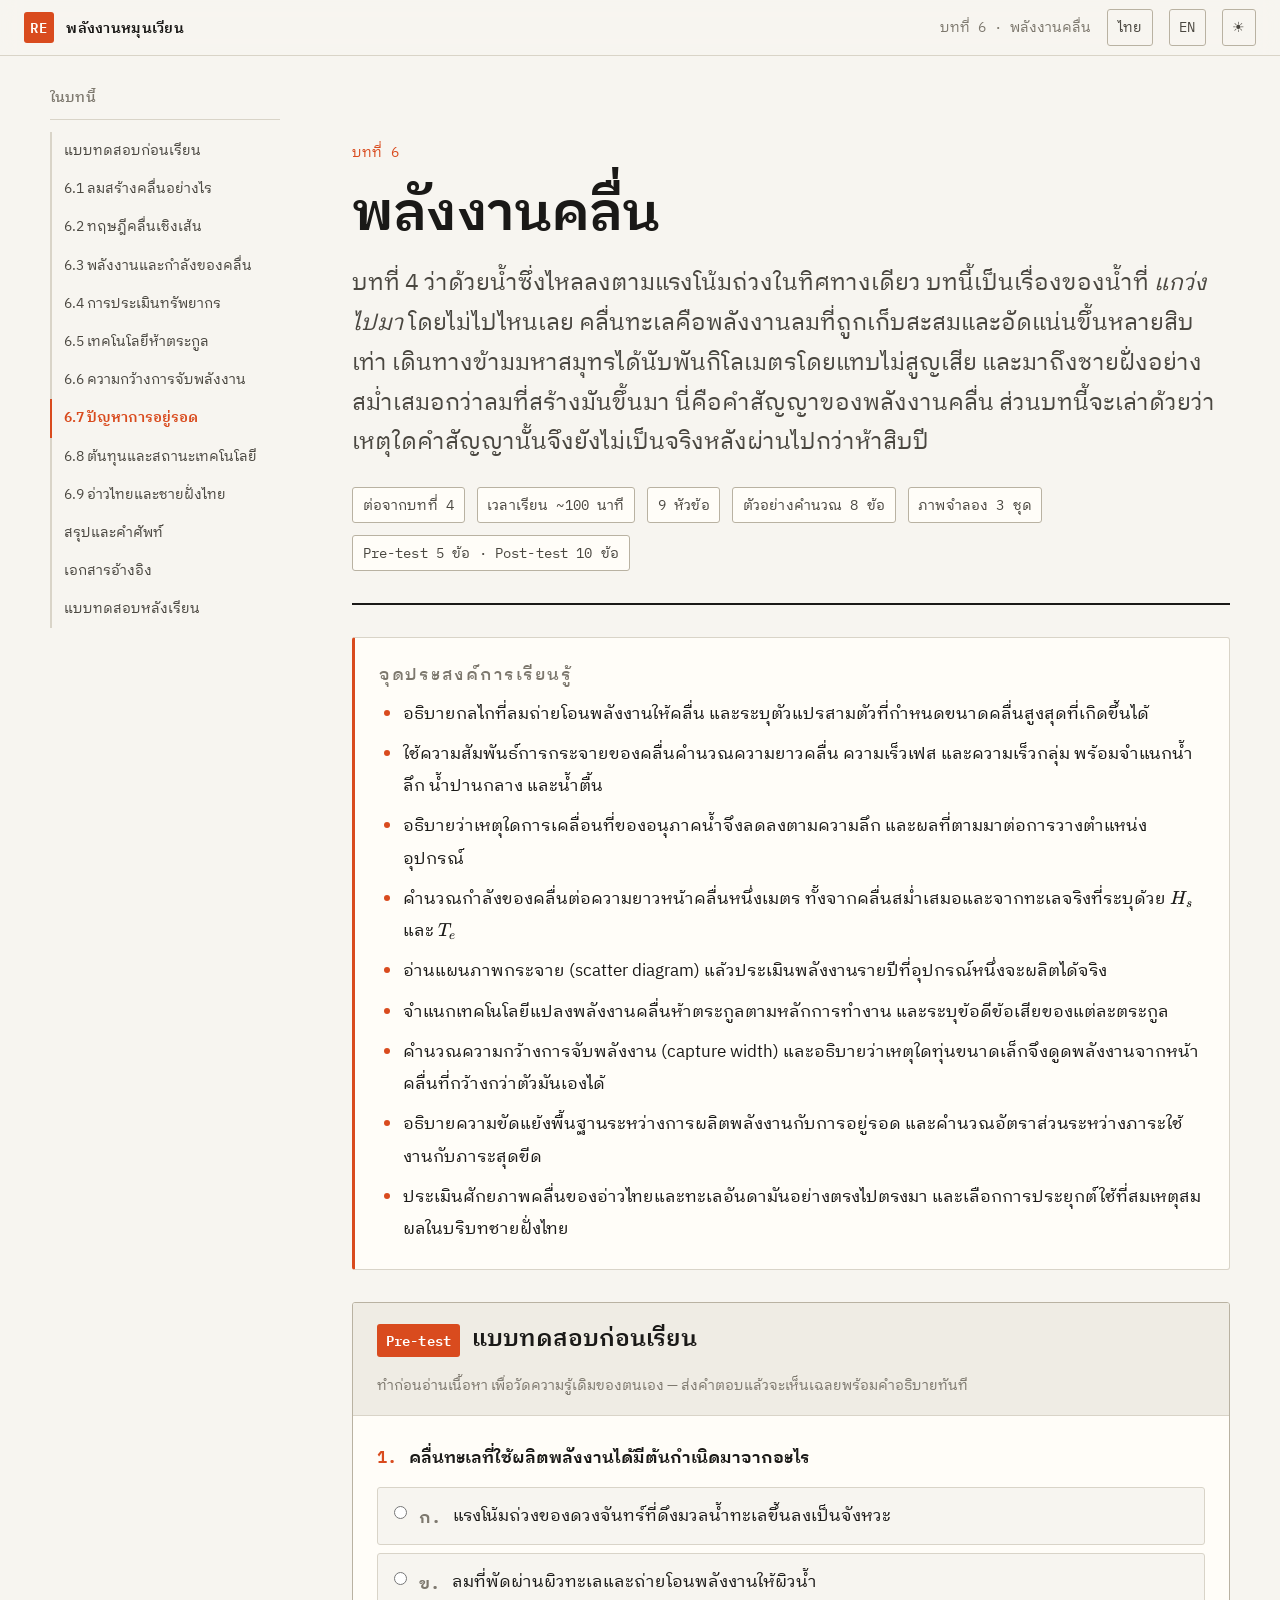
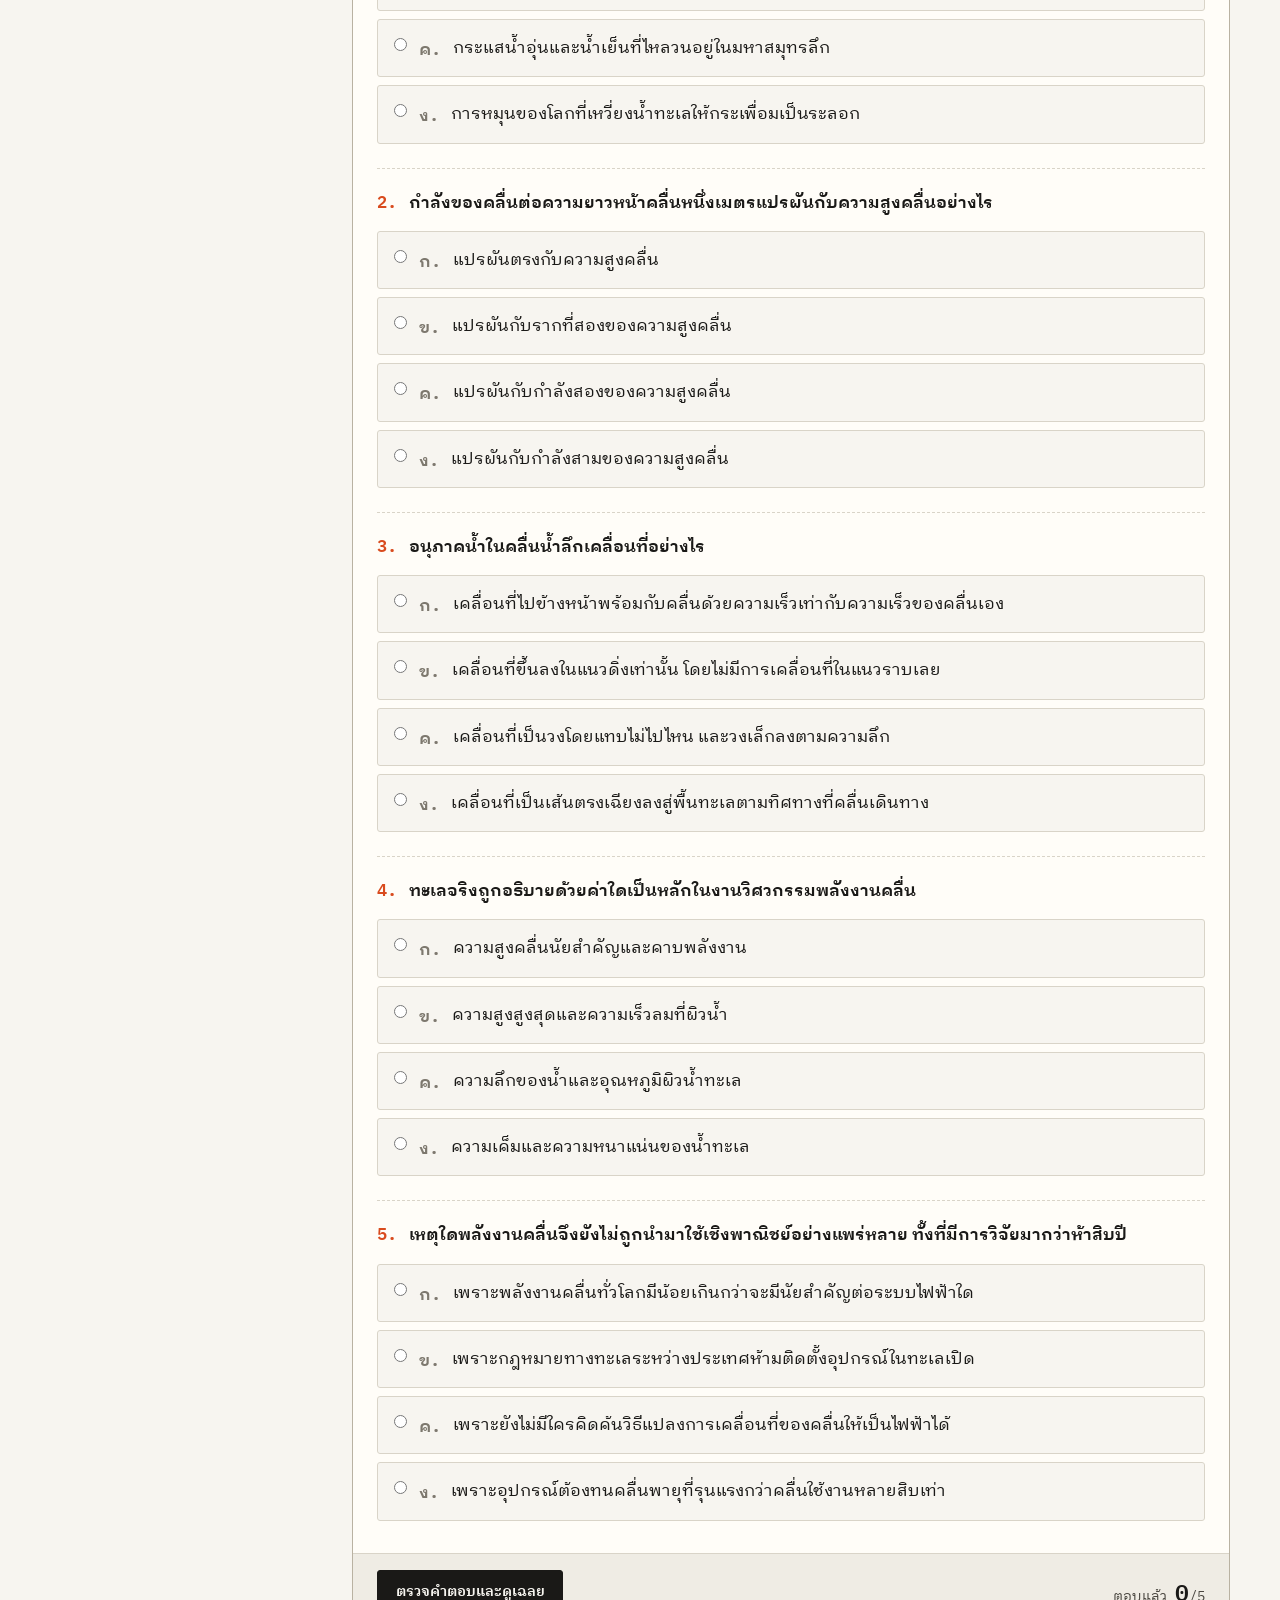
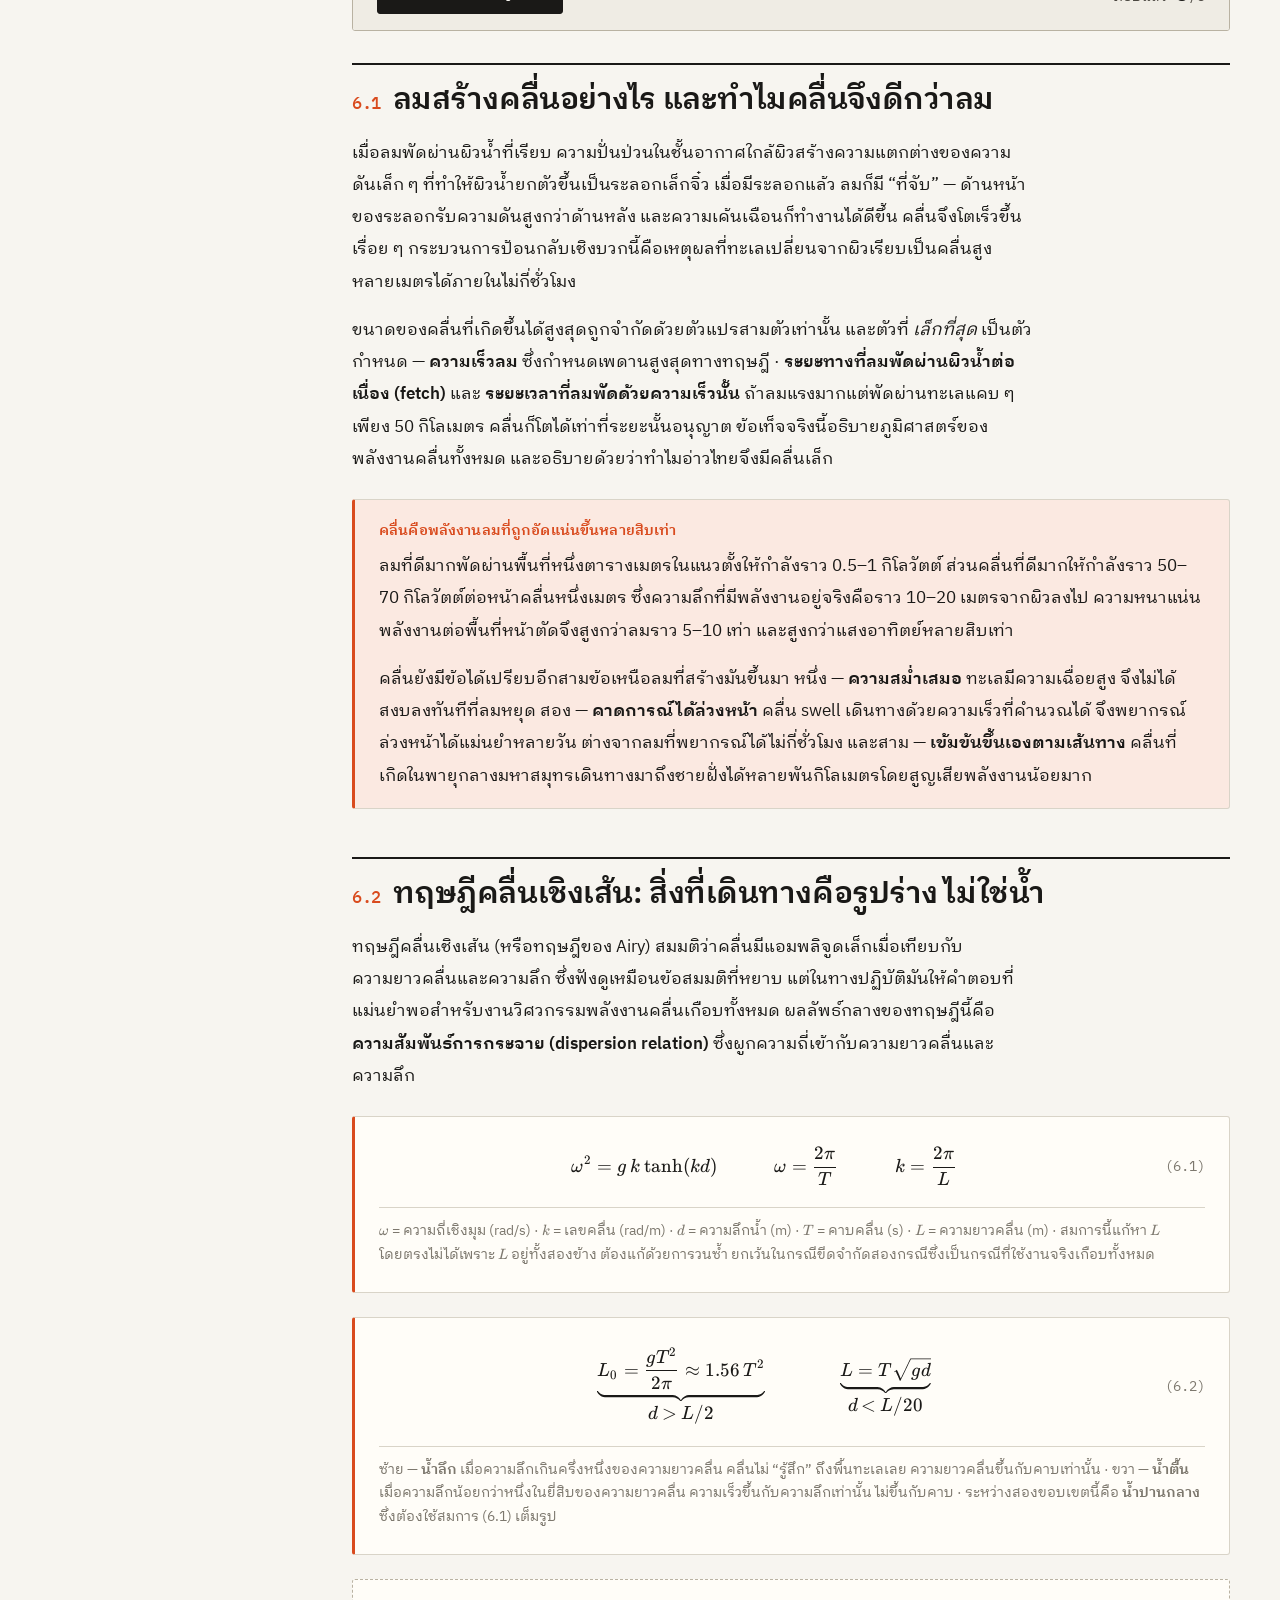
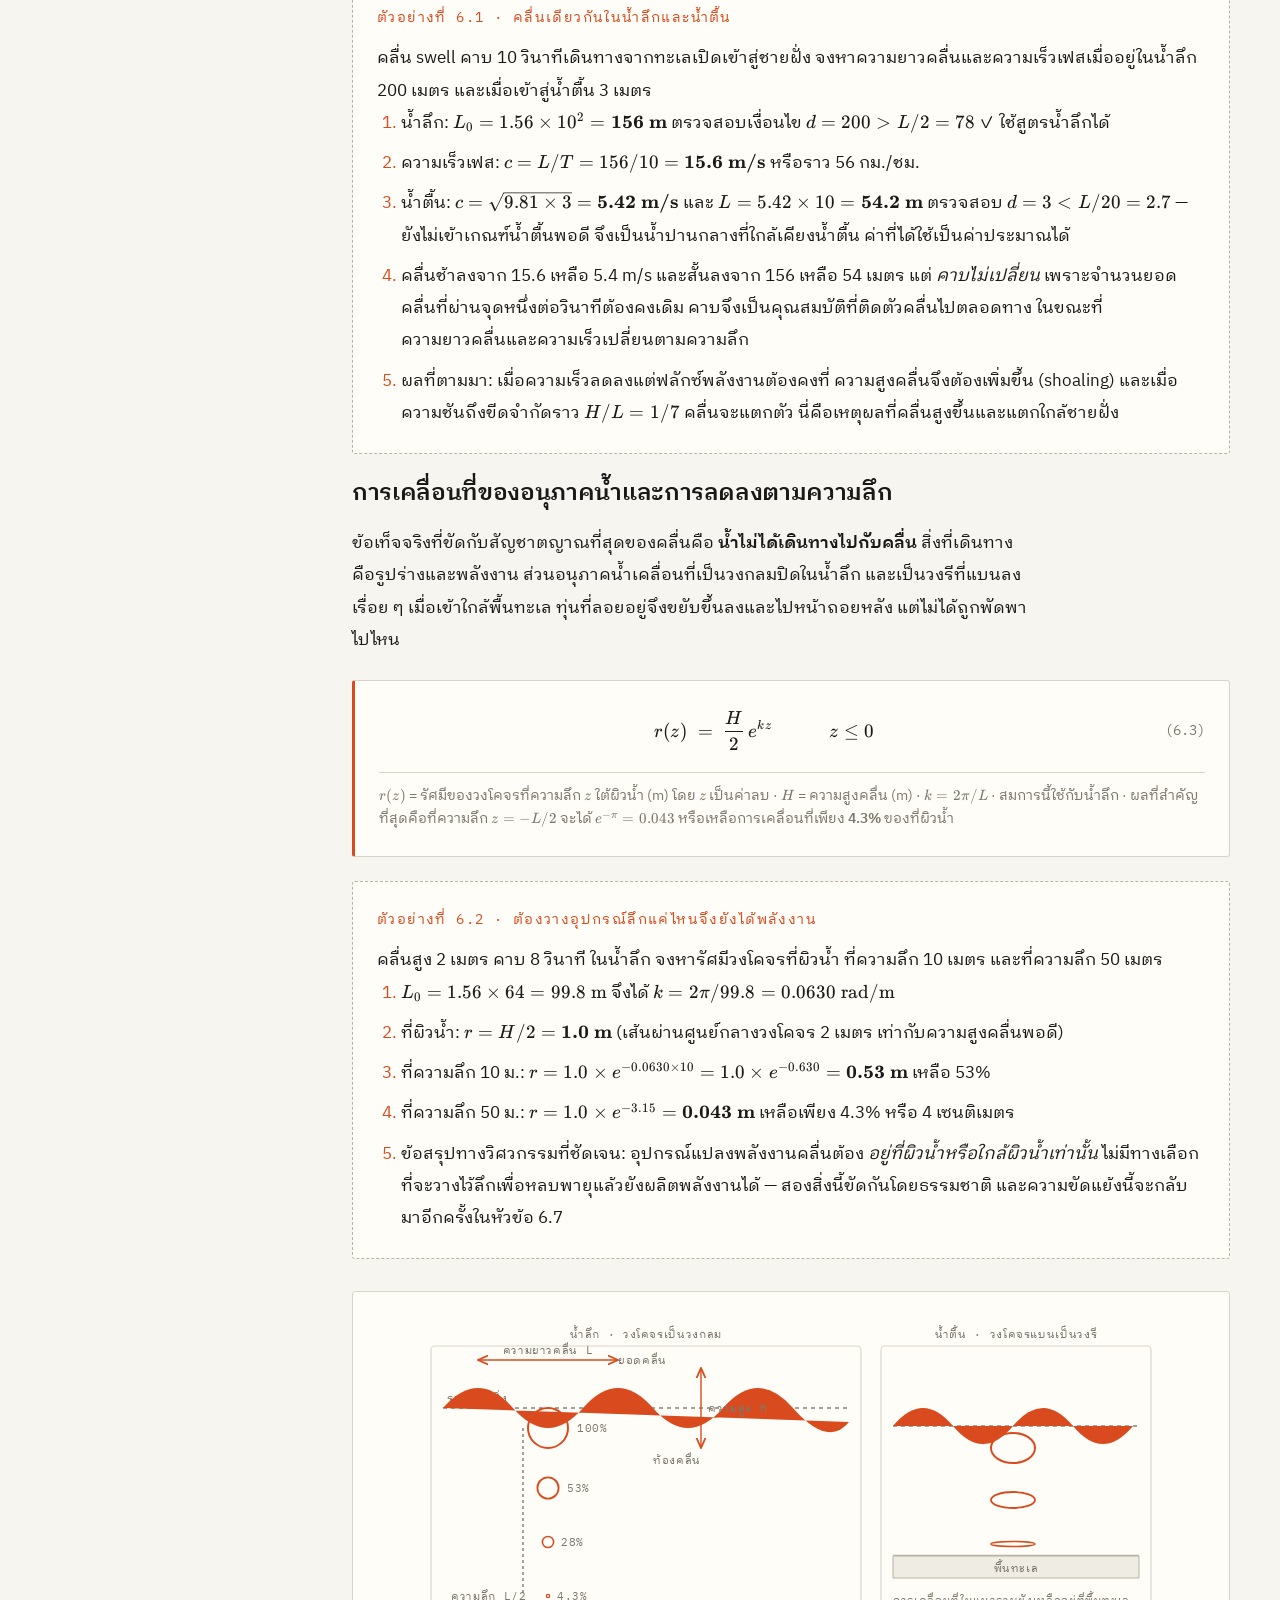
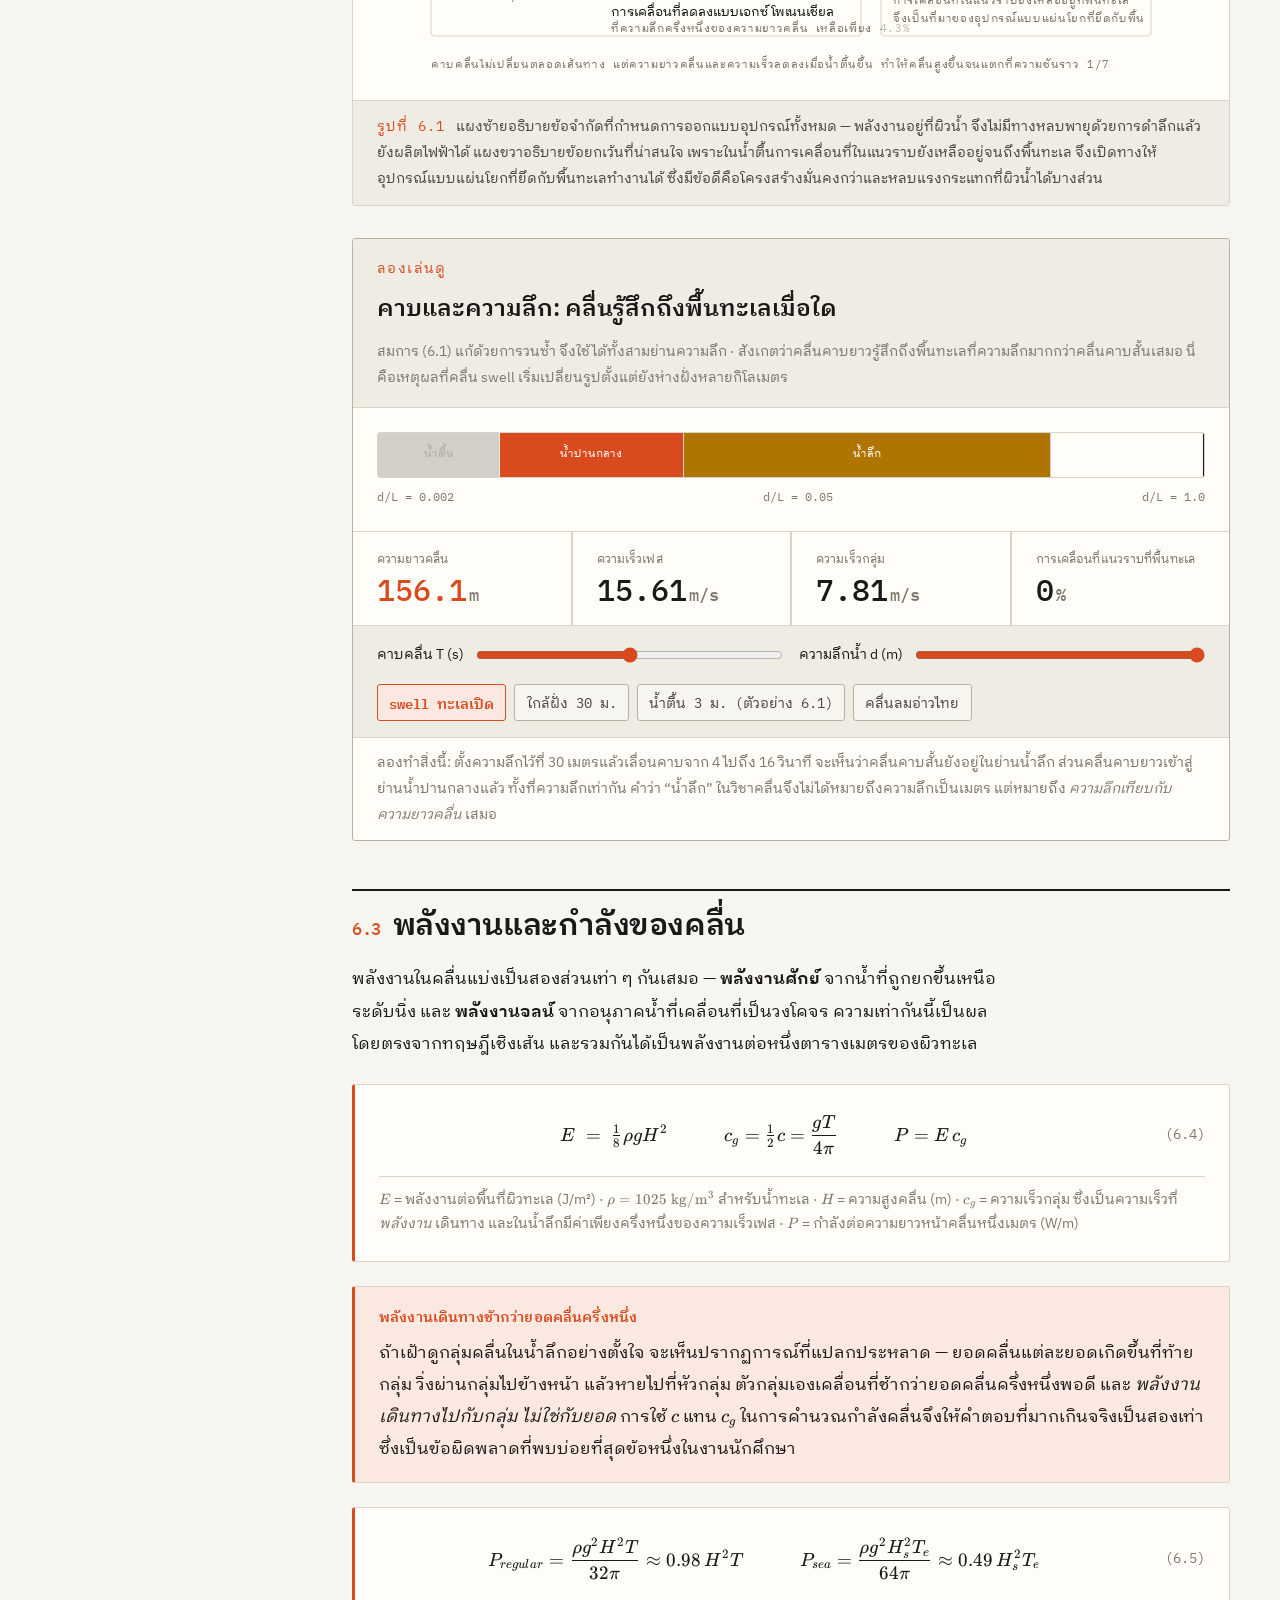
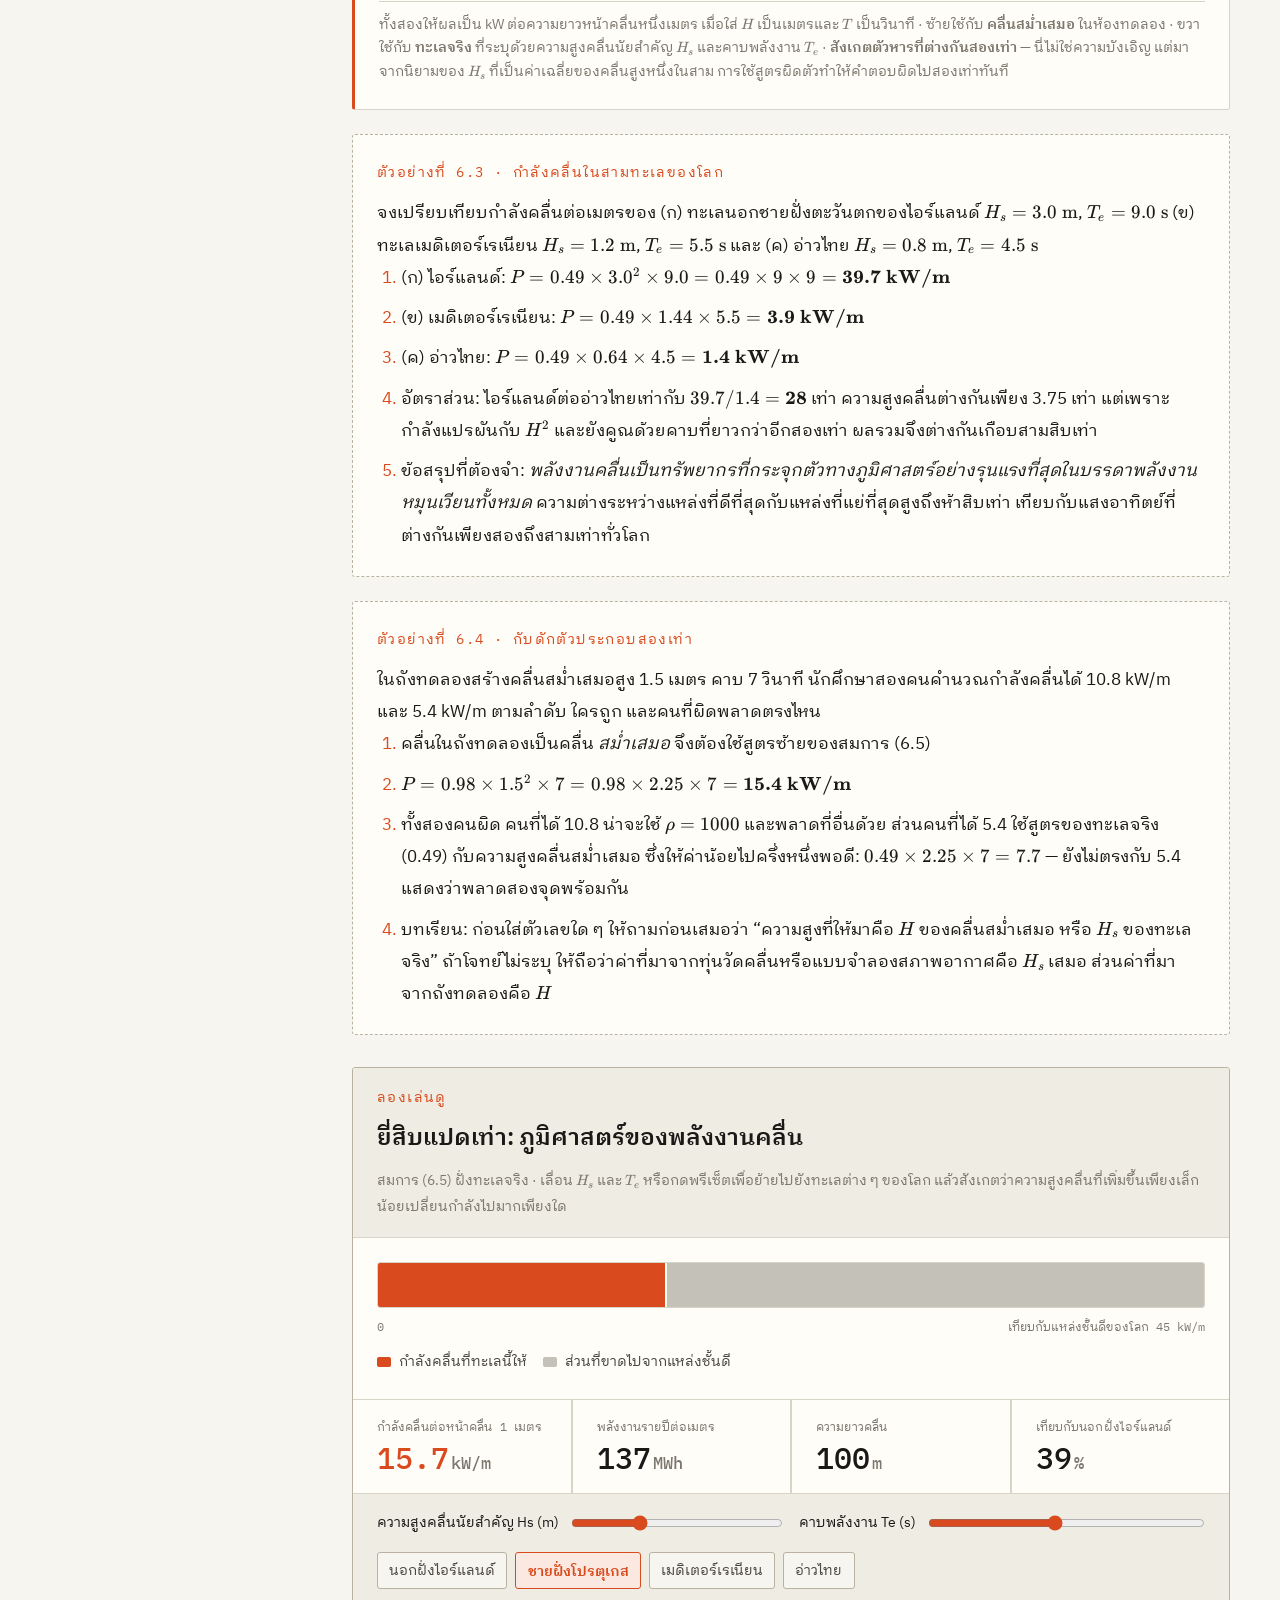
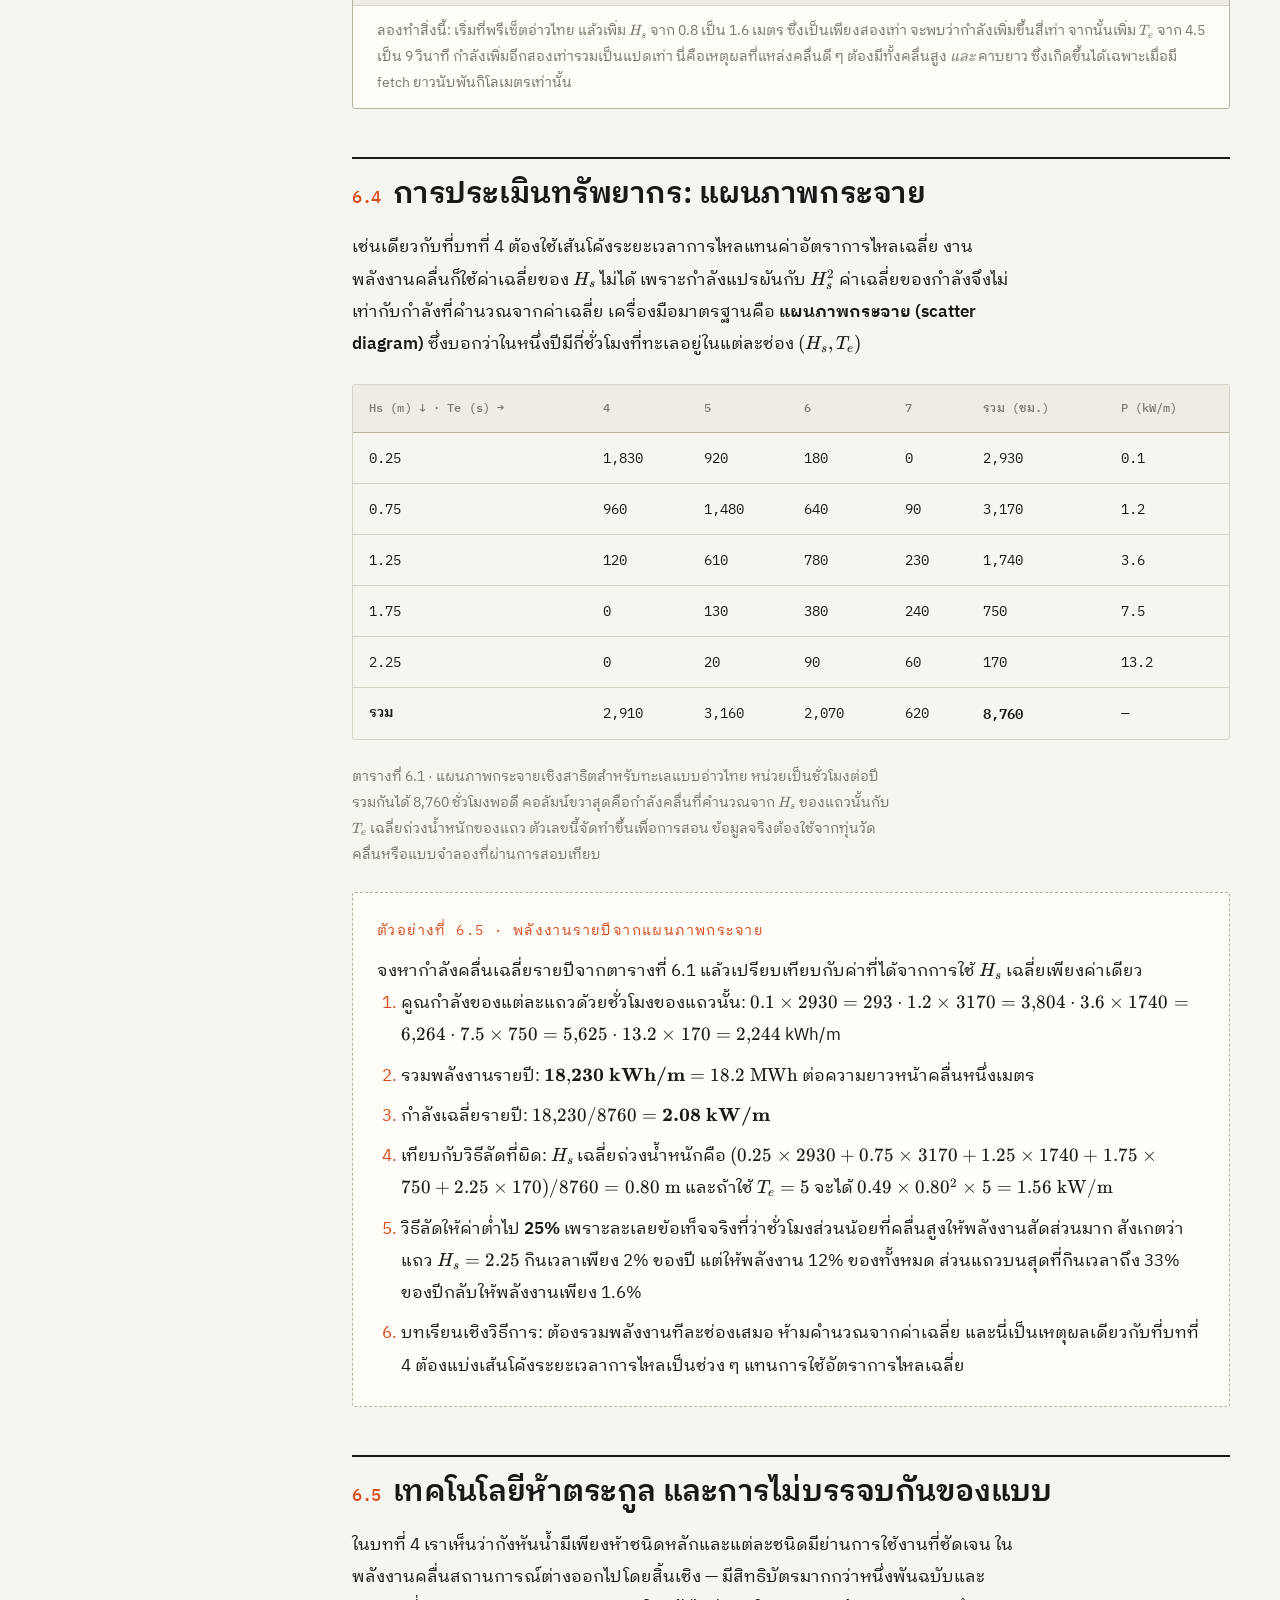
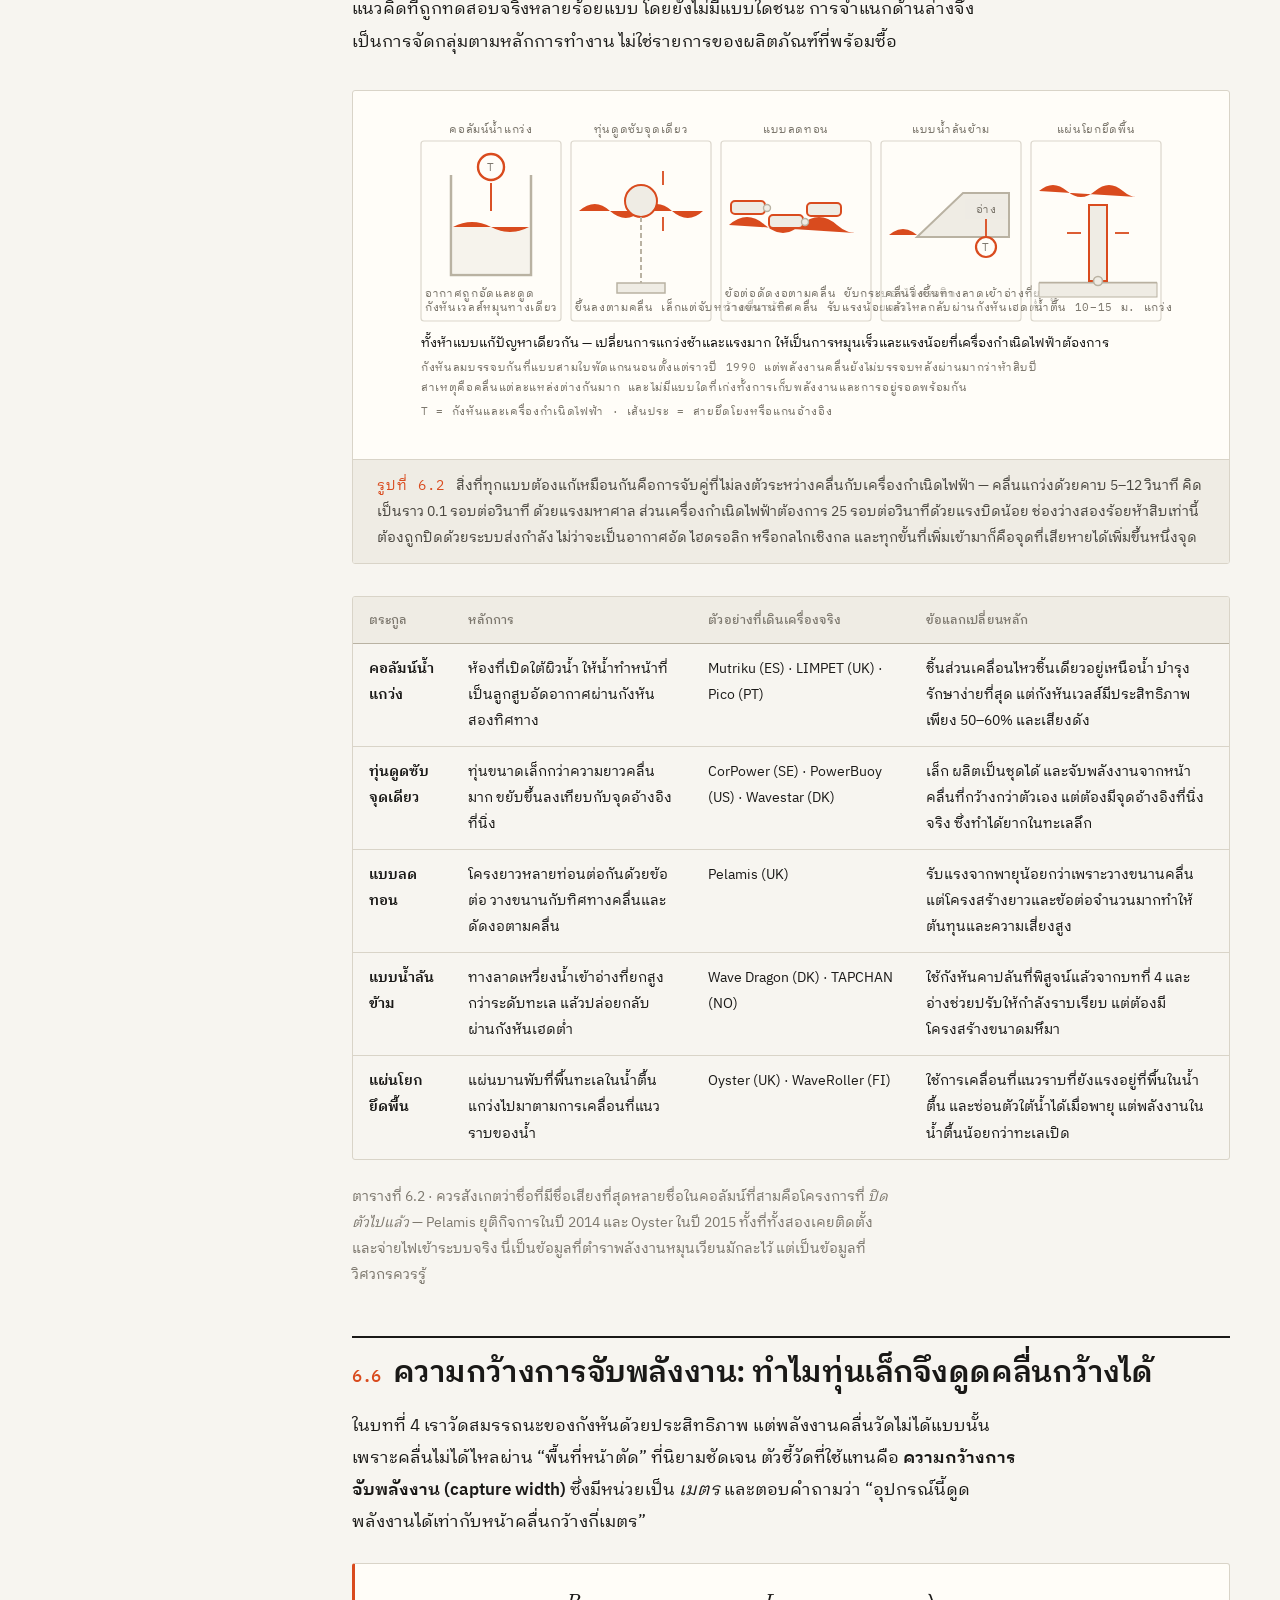
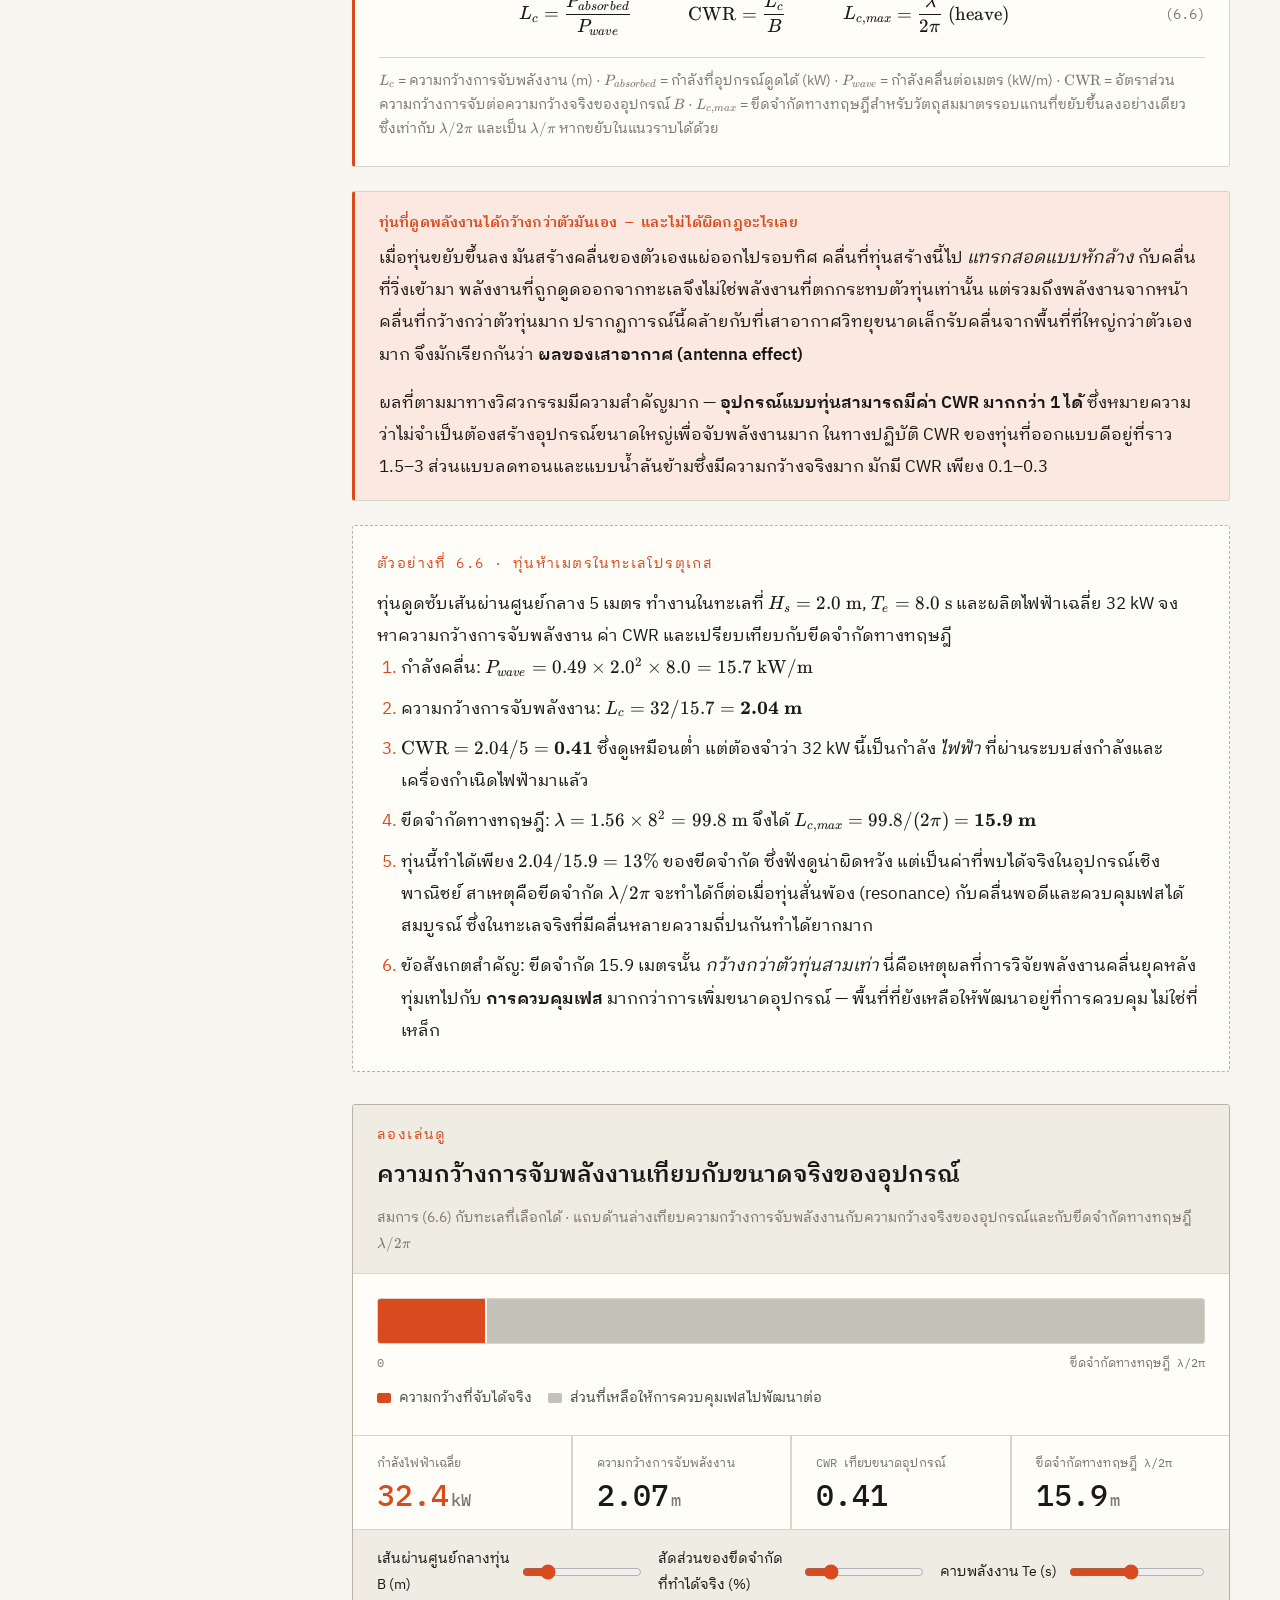
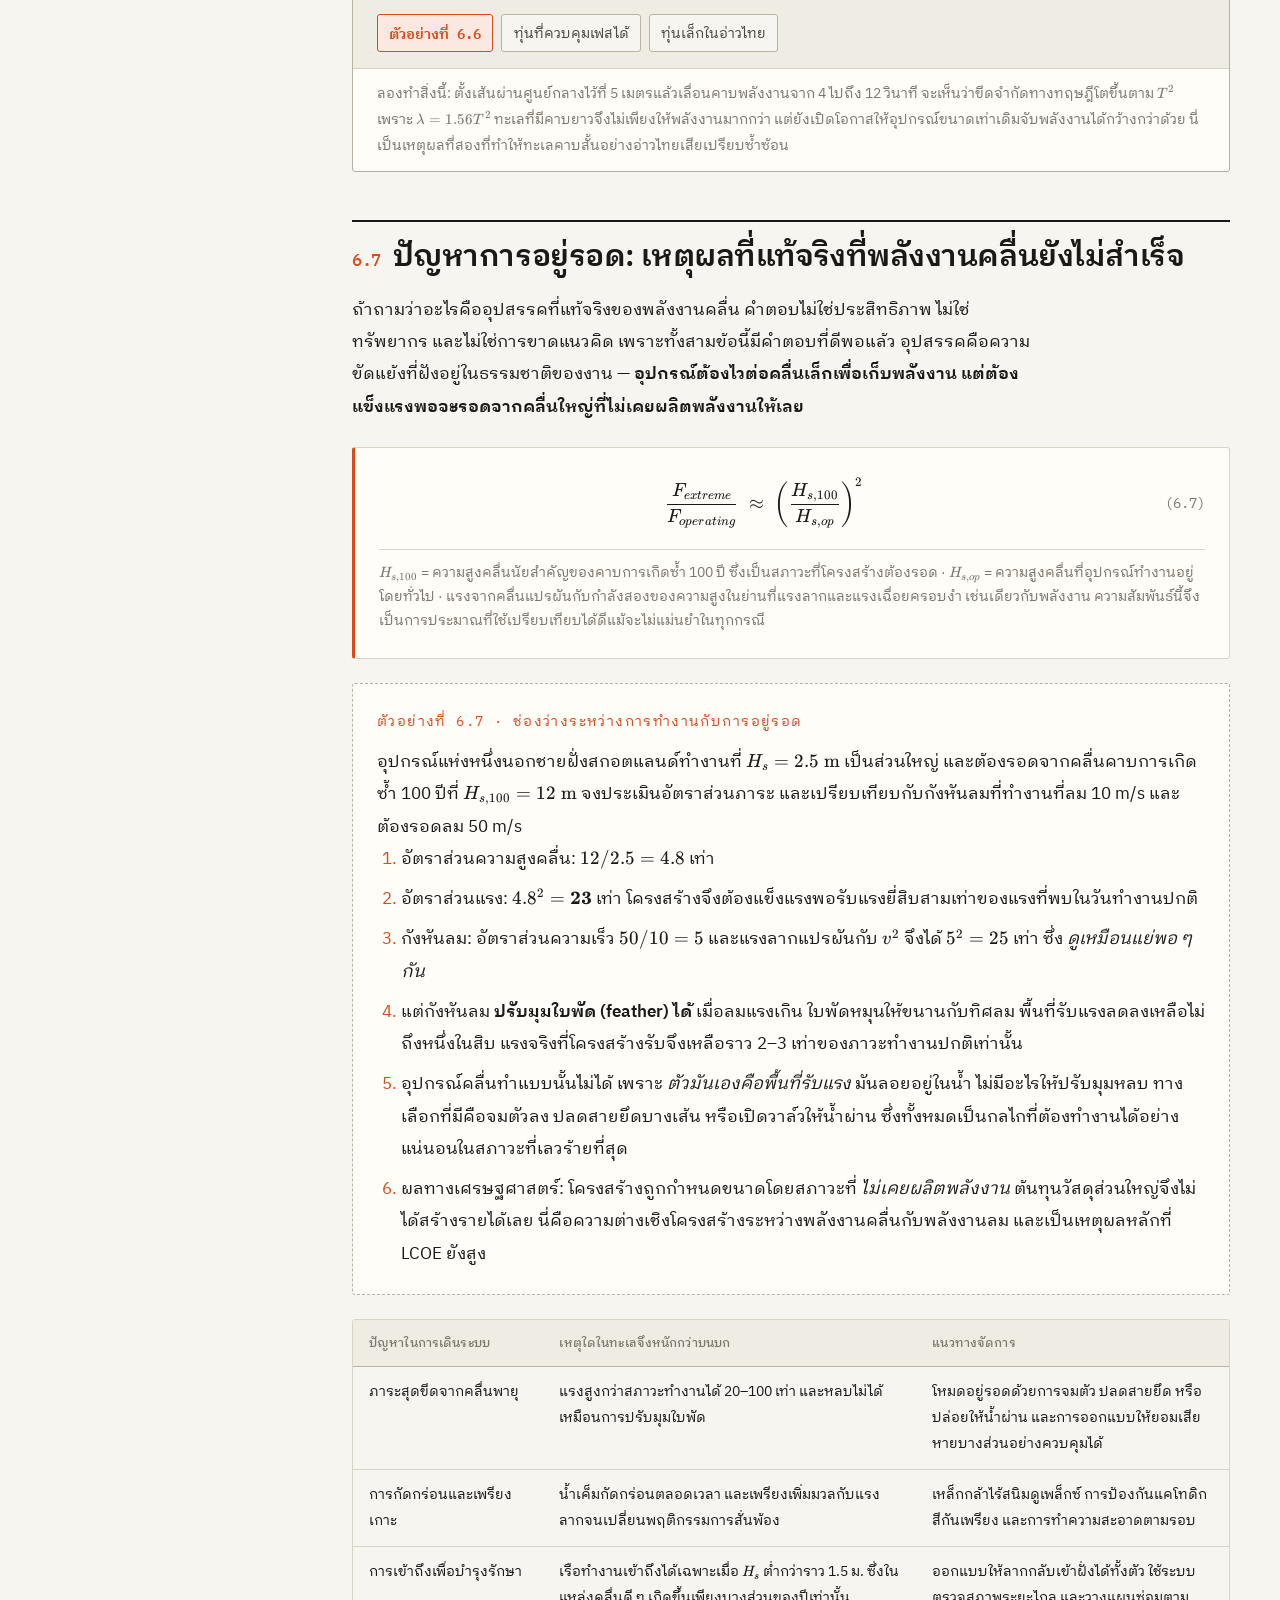
<file: chapters/06-wave.html>
<!DOCTYPE html>
<html lang="th" data-lang="th" data-theme="light">
<head>
<meta charset="utf-8">
<meta name="viewport" content="width=device-width, initial-scale=1">
<title>บทที่ 6 · พลังงานคลื่น</title>
<meta name="description" content="พลังงานคลื่น — การเกิดคลื่นจากลม ทฤษฎีคลื่นเชิงเส้น กำลังคลื่นต่อความยาวหน้าคลื่นหนึ่งเมตร การประเมินทรัพยากรด้วยแผนภาพกระจาย เทคโนโลยีแปลงพลังงานห้าตระกูล ความกว้างการจับพลังงาน ปัญหาการอยู่รอด และบทบาทที่เป็นจริงในอ่าวไทย">
<link rel="preconnect" href="https://fonts.googleapis.com">
<link rel="preconnect" href="https://fonts.gstatic.com" crossorigin>
<link href="https://fonts.googleapis.com/css2?family=IBM+Plex+Mono:wght@400;500;600&family=IBM+Plex+Sans:wght@400;500;600;700&family=IBM+Plex+Sans+Thai+Looped:wght@400;500;600;700&display=swap" rel="stylesheet">
<link rel="stylesheet" href="../assets/vendor/katex/katex.min.css">
<link rel="stylesheet" href="../assets/css/base.css">
<link rel="stylesheet" href="../assets/css/components.css">
<link rel="stylesheet" href="../assets/css/anim.css">
<script src="../assets/js/boot.js"></script>
</head>
<body data-chapter="06">

<a class="skip" href="#main"><span class="th">ข้ามไปเนื้อหาหลัก</span><span class="en">Skip to main content</span></a>
<div class="progress" aria-hidden="true"></div>

<header class="topbar">
  <a class="topbar__brand" href="../index.html">
    <span class="mark">RE</span>
    <span class="name">
      <span class="th">พลังงานหมุนเวียน</span>
      <span class="en">Renewable Energy</span>
    </span>
  </a>
  <span class="topbar__spacer"></span>
  <span class="topbar__crumb">
    <span class="th">บทที่ 6 · พลังงานคลื่น</span>
    <span class="en">Chapter 6 · Wave Energy</span>
  </span>
  <button class="btn-toggle" data-lang-btn="th" aria-pressed="true">ไทย</button>
  <button class="btn-toggle" data-lang-btn="en" aria-pressed="false">EN</button>
  <button class="btn-toggle" data-theme-toggle aria-label="Switch theme"><span class="icon">☀</span></button>
</header>

<div class="wrap">
  <div class="layout">

    <!-- ============ sidebar ============ -->
    <aside class="sidebar">
      <h2><span class="th">ในบทนี้</span><span class="en">In this chapter</span></h2>
      <ol>
        <li><a href="#pretest"><span class="th">แบบทดสอบก่อนเรียน</span><span class="en">Pre-test</span></a></li>
        <li><a href="#s1"><span class="th">6.1 ลมสร้างคลื่นอย่างไร</span><span class="en">6.1 How wind makes waves</span></a></li>
        <li><a href="#s2"><span class="th">6.2 ทฤษฎีคลื่นเชิงเส้น</span><span class="en">6.2 Linear wave theory</span></a></li>
        <li><a href="#s3"><span class="th">6.3 พลังงานและกำลังของคลื่น</span><span class="en">6.3 Wave energy and power</span></a></li>
        <li><a href="#s4"><span class="th">6.4 การประเมินทรัพยากร</span><span class="en">6.4 Assessing the resource</span></a></li>
        <li><a href="#s5"><span class="th">6.5 เทคโนโลยีห้าตระกูล</span><span class="en">6.5 Five families of device</span></a></li>
        <li><a href="#s6"><span class="th">6.6 ความกว้างการจับพลังงาน</span><span class="en">6.6 Capture width</span></a></li>
        <li><a href="#s7"><span class="th">6.7 ปัญหาการอยู่รอด</span><span class="en">6.7 The survivability problem</span></a></li>
        <li><a href="#s8"><span class="th">6.8 ต้นทุนและสถานะเทคโนโลยี</span><span class="en">6.8 Cost and maturity</span></a></li>
        <li><a href="#s9"><span class="th">6.9 อ่าวไทยและชายฝั่งไทย</span><span class="en">6.9 The Gulf and Thai coasts</span></a></li>
        <li><a href="#summary"><span class="th">สรุปและคำศัพท์</span><span class="en">Summary and glossary</span></a></li>
        <li><a href="#references"><span class="th">เอกสารอ้างอิง</span><span class="en">References</span></a></li>
        <li><a href="#posttest"><span class="th">แบบทดสอบหลังเรียน</span><span class="en">Post-test</span></a></li>
      </ol>
    </aside>

    <!-- ============ main ============ -->
    <main id="main">

      <header class="chapter-head">
        <span class="chapter-head__num">
          <span class="th">บทที่ 6</span><span class="en">Chapter 6</span>
        </span>
        <h1>
          <span class="th">พลังงานคลื่น</span>
          <span class="en">Wave Energy</span>
        </h1>
        <p class="lead">
          <span class="th">บทที่ 4 ว่าด้วยน้ำซึ่งไหลลงตามแรงโน้มถ่วงในทิศทางเดียว บทนี้เป็นเรื่องของน้ำที่ <em>แกว่งไปมา</em> โดยไม่ไปไหนเลย คลื่นทะเลคือพลังงานลมที่ถูกเก็บสะสมและอัดแน่นขึ้นหลายสิบเท่า เดินทางข้ามมหาสมุทรได้นับพันกิโลเมตรโดยแทบไม่สูญเสีย และมาถึงชายฝั่งอย่างสม่ำเสมอกว่าลมที่สร้างมันขึ้นมา นี่คือคำสัญญาของพลังงานคลื่น ส่วนบทนี้จะเล่าด้วยว่าเหตุใดคำสัญญานั้นจึงยังไม่เป็นจริงหลังผ่านไปกว่าห้าสิบปี</span>
          <span class="en">Chapter 4 dealt with water running downhill in one direction. This chapter is about water that <em>oscillates</em> while going nowhere at all. Ocean waves are wind energy gathered and concentrated tens of times over, able to cross thousands of kilometres of ocean with little loss, and arriving at the coast more steadily than the wind that made them. That is the promise of wave energy. This chapter also explains why, after more than fifty years, the promise remains unkept.</span>
        </p>
        <div class="chapter-head__facts">
          <span class="chip"><span class="th">ต่อจากบทที่ 4</span><span class="en">Builds on Chapter 4</span></span>
          <span class="chip"><span class="th">เวลาเรียน ~100 นาที</span><span class="en">~100 min</span></span>
          <span class="chip"><span class="th">9 หัวข้อ</span><span class="en">9 sections</span></span>
          <span class="chip"><span class="th">ตัวอย่างคำนวณ 8 ข้อ</span><span class="en">8 worked examples</span></span>
          <span class="chip"><span class="th">ภาพจำลอง 3 ชุด</span><span class="en">3 interactive models</span></span>
          <span class="chip"><span class="th">Pre-test 5 ข้อ · Post-test 10 ข้อ</span><span class="en">Pre-test 5 · Post-test 10</span></span>
        </div>
      </header>

      <div class="objectives">
        <h2><span class="th">จุดประสงค์การเรียนรู้</span><span class="en">Learning objectives</span></h2>
        <ul>
          <li>
            <span class="th">อธิบายกลไกที่ลมถ่ายโอนพลังงานให้คลื่น และระบุตัวแปรสามตัวที่กำหนดขนาดคลื่นสูงสุดที่เกิดขึ้นได้</span>
            <span class="en">Explain how wind transfers energy to waves, and name the three variables that limit the sea state that can develop.</span>
          </li>
          <li>
            <span class="th">ใช้ความสัมพันธ์การกระจายของคลื่นคำนวณความยาวคลื่น ความเร็วเฟส และความเร็วกลุ่ม พร้อมจำแนกน้ำลึก น้ำปานกลาง และน้ำตื้น</span>
            <span class="en">Use the dispersion relation to compute wavelength, phase speed and group velocity, and classify water as deep, intermediate or shallow.</span>
          </li>
          <li>
            <span class="th">อธิบายว่าเหตุใดการเคลื่อนที่ของอนุภาคน้ำจึงลดลงตามความลึก และผลที่ตามมาต่อการวางตำแหน่งอุปกรณ์</span>
            <span class="en">Explain why water-particle motion decays with depth, and what that implies for where a device must be placed.</span>
          </li>
          <li>
            <span class="th">คำนวณกำลังของคลื่นต่อความยาวหน้าคลื่นหนึ่งเมตร ทั้งจากคลื่นสม่ำเสมอและจากทะเลจริงที่ระบุด้วย \(H_{s}\) และ \(T_{e}\)</span>
            <span class="en">Compute wave power per metre of crest, both for regular waves and for a real sea described by \(H_{s}\) and \(T_{e}\).</span>
          </li>
          <li>
            <span class="th">อ่านแผนภาพกระจาย (scatter diagram) แล้วประเมินพลังงานรายปีที่อุปกรณ์หนึ่งจะผลิตได้จริง</span>
            <span class="en">Read a scatter diagram and estimate the annual energy a given device would actually produce.</span>
          </li>
          <li>
            <span class="th">จำแนกเทคโนโลยีแปลงพลังงานคลื่นห้าตระกูลตามหลักการทำงาน และระบุข้อดีข้อเสียของแต่ละตระกูล</span>
            <span class="en">Classify the five families of wave energy converter by operating principle and state the merits of each.</span>
          </li>
          <li>
            <span class="th">คำนวณความกว้างการจับพลังงาน (capture width) และอธิบายว่าเหตุใดทุ่นขนาดเล็กจึงดูดพลังงานจากหน้าคลื่นที่กว้างกว่าตัวมันเองได้</span>
            <span class="en">Calculate capture width and explain why a small buoy can absorb energy from a wavefront wider than itself.</span>
          </li>
          <li>
            <span class="th">อธิบายความขัดแย้งพื้นฐานระหว่างการผลิตพลังงานกับการอยู่รอด และคำนวณอัตราส่วนระหว่างภาระใช้งานกับภาระสุดขีด</span>
            <span class="en">Explain the fundamental conflict between producing power and surviving, and compute the ratio of extreme to operational loading.</span>
          </li>
          <li>
            <span class="th">ประเมินศักยภาพคลื่นของอ่าวไทยและทะเลอันดามันอย่างตรงไปตรงมา และเลือกการประยุกต์ใช้ที่สมเหตุสมผลในบริบทชายฝั่งไทย</span>
            <span class="en">Assess the wave resource of the Gulf of Thailand and the Andaman Sea honestly, and choose applications that make sense on Thai coasts.</span>
          </li>
        </ul>
      </div>

      <!-- ============ PRE-TEST ============ -->
      <section class="quiz quiz--pre" id="pretest" data-quiz="pre" data-pass="0.6">
        <script type="application/json" class="quiz-data">
{
  "questions": [
    {
      "q": {
        "th": "คลื่นทะเลที่ใช้ผลิตพลังงานได้มีต้นกำเนิดมาจากอะไร",
        "en": "Where do the ocean waves used for energy come from?"
      },
      "choices": [
        {
          "th": "แรงโน้มถ่วงของดวงจันทร์ที่ดึงมวลน้ำทะเลขึ้นลงเป็นจังหวะ",
          "en": "The Moon's gravity drawing the sea up and down in rhythm"
        },
        {
          "th": "ลมที่พัดผ่านผิวทะเลและถ่ายโอนพลังงานให้ผิวน้ำ",
          "en": "Wind blowing over the sea surface and feeding energy into it"
        },
        {
          "th": "กระแสน้ำอุ่นและน้ำเย็นที่ไหลวนอยู่ในมหาสมุทรลึก",
          "en": "Warm and cold currents circulating through the deep ocean"
        },
        {
          "th": "การหมุนของโลกที่เหวี่ยงน้ำทะเลให้กระเพื่อมเป็นระลอก",
          "en": "The Earth's rotation flinging the sea into a rippling motion"
        }
      ],
      "answer": 1,
      "why": {
        "th": "คลื่นทะเลคือพลังงานลมที่ถูกสะสมไว้ ลมพัดผ่านผิวน้ำแล้วถ่ายโอนพลังงานผ่านความเค้นเฉือนและความแตกต่างของความดัน ทำให้คลื่นโตขึ้นเรื่อย ๆ ตามระยะทางและเวลาที่ลมพัด เมื่อคลื่นออกจากบริเวณที่ลมสร้างมันแล้วจะกลายเป็น swell ซึ่งเดินทางได้ไกลนับพันกิโลเมตรโดยแทบไม่สูญเสียพลังงาน ส่วนแรงโน้มถ่วงของดวงจันทร์เป็นต้นกำเนิดของน้ำขึ้นน้ำลงในบทที่ 7 ซึ่งเป็นคนละปรากฏการณ์กัน",
        "en": "Ocean waves are stored wind energy. Wind passing over the surface transfers energy through shear stress and pressure differences, and the waves grow with the distance and duration of that wind. Once they leave the generating area they become swell, which can travel thousands of kilometres with very little loss. The Moon's gravity drives the tides of Chapter 7, which are an entirely separate phenomenon."
      }
    },
    {
      "q": {
        "th": "กำลังของคลื่นต่อความยาวหน้าคลื่นหนึ่งเมตรแปรผันกับความสูงคลื่นอย่างไร",
        "en": "How does wave power per metre of crest vary with wave height?"
      },
      "choices": [
        {
          "th": "แปรผันตรงกับความสูงคลื่น",
          "en": "In direct proportion to the height"
        },
        {
          "th": "แปรผันกับรากที่สองของความสูงคลื่น",
          "en": "With the square root of the height"
        },
        {
          "th": "แปรผันกับกำลังสองของความสูงคลื่น",
          "en": "With the square of the height"
        },
        {
          "th": "แปรผันกับกำลังสามของความสูงคลื่น",
          "en": "With the cube of the height"
        }
      ],
      "answer": 2,
      "why": {
        "th": "พลังงานต่อพื้นที่ผิวของคลื่นแปรผันกับ H² เพราะเป็นผลรวมของพลังงานศักย์และพลังงานจลน์ซึ่งต่างก็ขึ้นกับการกระจัดยกกำลังสอง เมื่อคูณด้วยความเร็วกลุ่มซึ่งแปรผันกับคาบ จึงได้กำลังต่อเมตรที่แปรผันกับ H²T ผลที่ตามมาคือคลื่นสูง 2 เมตรให้พลังงานมากกว่าคลื่นสูง 1 เมตรถึงสี่เท่า ซึ่งเป็นเหตุผลที่แหล่งคลื่นดี ๆ กระจุกตัวอยู่ในเขตละติจูดสูงที่มีพายุ",
        "en": "Energy per unit of sea surface varies as H², being the sum of potential and kinetic terms that each depend on the square of the displacement. Multiplying by the group velocity, which scales with period, gives power per metre proportional to H²T. A two-metre wave therefore carries four times the power of a one-metre wave — which is why the good resources cluster in the stormy high latitudes."
      }
    },
    {
      "q": {
        "th": "อนุภาคน้ำในคลื่นน้ำลึกเคลื่อนที่อย่างไร",
        "en": "How does a water particle move in a deep-water wave?"
      },
      "choices": [
        {
          "th": "เคลื่อนที่ไปข้างหน้าพร้อมกับคลื่นด้วยความเร็วเท่ากับความเร็วของคลื่นเอง",
          "en": "It travels forward with the wave, at the same speed as the wave itself"
        },
        {
          "th": "เคลื่อนที่ขึ้นลงในแนวดิ่งเท่านั้น โดยไม่มีการเคลื่อนที่ในแนวราบเลย",
          "en": "It moves only up and down, with no horizontal component whatever"
        },
        {
          "th": "เคลื่อนที่เป็นวงโดยแทบไม่ไปไหน และวงเล็กลงตามความลึก",
          "en": "It moves in circles going almost nowhere, shrinking with depth"
        },
        {
          "th": "เคลื่อนที่เป็นเส้นตรงเฉียงลงสู่พื้นทะเลตามทิศทางที่คลื่นเดินทาง",
          "en": "It runs in a straight line down towards the seabed along the wave direction"
        }
      ],
      "answer": 2,
      "why": {
        "th": "สิ่งที่เดินทางไปกับคลื่นคือรูปร่างและพลังงาน ไม่ใช่ตัวน้ำ อนุภาคน้ำเคลื่อนที่เป็นวงกลมในน้ำลึกและเป็นวงรีในน้ำตื้น โดยขนาดของวงลดลงแบบเอกซ์โพเนนเชียลตามความลึก ที่ความลึกครึ่งหนึ่งของความยาวคลื่น การเคลื่อนที่เหลือเพียงราว 4% ของที่ผิว ข้อเท็จจริงนี้กำหนดว่าอุปกรณ์แปลงพลังงานคลื่นต้องอยู่ใกล้ผิวน้ำ และเป็นเหตุผลว่าทำไมเรือดำน้ำจึงหลบพายุด้วยการดำลง",
        "en": "What travels with a wave is its shape and its energy, not the water. Particles move in circles in deep water and ellipses in shallow, and the orbits shrink exponentially with depth: at half a wavelength down, the motion is only about 4% of that at the surface. This fact dictates that a wave energy converter must sit near the surface, and it is why a submarine escapes a storm by diving."
      }
    },
    {
      "q": {
        "th": "ทะเลจริงถูกอธิบายด้วยค่าใดเป็นหลักในงานวิศวกรรมพลังงานคลื่น",
        "en": "Which quantities describe a real sea in wave energy engineering?"
      },
      "choices": [
        {
          "th": "ความสูงคลื่นนัยสำคัญและคาบพลังงาน",
          "en": "Significant wave height and energy period"
        },
        {
          "th": "ความสูงสูงสุดและความเร็วลมที่ผิวน้ำ",
          "en": "Maximum height and the wind speed at the surface"
        },
        {
          "th": "ความลึกของน้ำและอุณหภูมิผิวน้ำทะเล",
          "en": "The water depth and the sea surface temperature"
        },
        {
          "th": "ความเค็มและความหนาแน่นของน้ำทะเล",
          "en": "The salinity and the density of the seawater"
        }
      ],
      "answer": 0,
      "why": {
        "th": "ทะเลจริงไม่ได้ประกอบด้วยคลื่นลูกเดียวที่สม่ำเสมอ แต่เป็นการซ้อนทับของคลื่นหลายความถี่ จึงต้องอธิบายด้วยค่าทางสถิติ ความสูงคลื่นนัยสำคัญ Hs คือค่าเฉลี่ยของคลื่นสูงหนึ่งในสามที่สูงที่สุด และใกล้เคียงกับที่ผู้สังเกตประเมินด้วยตา ส่วนคาบพลังงาน Te เป็นคาบถ่วงน้ำหนักด้วยพลังงานในสเปกตรัม ทั้งสองค่านี้รวมกันให้กำลังคลื่นได้โดยตรง",
        "en": "A real sea is not one regular wave but the superposition of many frequencies, so it must be described statistically. The significant wave height Hs is the mean of the highest third of the waves and is close to what an observer estimates by eye, while the energy period Te is the spectrum's energy-weighted period. Together the two give the wave power directly."
      }
    },
    {
      "q": {
        "th": "เหตุใดพลังงานคลื่นจึงยังไม่ถูกนำมาใช้เชิงพาณิชย์อย่างแพร่หลาย ทั้งที่มีการวิจัยมากว่าห้าสิบปี",
        "en": "Why is wave energy still not in widespread commercial use after fifty years of research?"
      },
      "choices": [
        {
          "th": "เพราะพลังงานคลื่นทั่วโลกมีน้อยเกินกว่าจะมีนัยสำคัญต่อระบบไฟฟ้าใด",
          "en": "Because the world's wave resource is far too small to matter to any grid anywhere"
        },
        {
          "th": "เพราะกฎหมายทางทะเลระหว่างประเทศห้ามติดตั้งอุปกรณ์ในทะเลเปิด",
          "en": "Because international maritime law forbids installing devices in open water"
        },
        {
          "th": "เพราะยังไม่มีใครคิดค้นวิธีแปลงการเคลื่อนที่ของคลื่นให้เป็นไฟฟ้าได้",
          "en": "Because nobody has yet devised any way of turning wave motion into electricity"
        },
        {
          "th": "เพราะอุปกรณ์ต้องทนคลื่นพายุที่รุนแรงกว่าคลื่นใช้งานหลายสิบเท่า",
          "en": "Because devices must survive storms many times more violent than working seas"
        }
      ],
      "answer": 3,
      "why": {
        "th": "นี่คือความขัดแย้งพื้นฐานของพลังงานคลื่น อุปกรณ์ต้องออกแบบให้ไวต่อคลื่นเล็กเพื่อเก็บพลังงานให้ได้มากที่สุด แต่ก็ต้องรอดจากคลื่นพายุที่สร้างแรงกระทำมากกว่าสภาวะใช้งานปกติได้ถึงห้าสิบถึงหนึ่งร้อยเท่า กังหันลมยังหลบลมแรงได้ด้วยการปรับมุมใบพัด แต่อุปกรณ์คลื่นหลบทะเลไม่ได้ ปัญหาไม่ใช่เรื่องวิธีแปลงพลังงาน ซึ่งมีคนคิดไว้แล้วนับพันแบบ แต่เป็นเรื่องการอยู่รอดและต้นทุนการบำรุงรักษาในทะเล",
        "en": "This is wave energy's fundamental conflict. A device must be responsive to small waves to harvest much energy, yet survive storm waves that impose fifty to a hundred times the loading of normal operation. A wind turbine can feather its blades to shed a gale; a wave device cannot dodge the sea. The problem is not how to convert the motion — a thousand schemes exist — but survival and the cost of maintaining machinery offshore."
      }
    }
  ]
}
        </script>
      </section>

      <!-- ============ 6.1 ============ -->
      <section class="section" id="s1">
        <h2><span class="num">6.1</span>
          <span><span class="th">ลมสร้างคลื่นอย่างไร และทำไมคลื่นจึงดีกว่าลม</span>
          <span class="en">How wind makes waves, and why waves beat wind</span></span>
        </h2>

        <p>
          <span class="th">เมื่อลมพัดผ่านผิวน้ำที่เรียบ ความปั่นป่วนในชั้นอากาศใกล้ผิวสร้างความแตกต่างของความดันเล็ก ๆ ที่ทำให้ผิวน้ำยกตัวขึ้นเป็นระลอกเล็กจิ๋ว เมื่อมีระลอกแล้ว ลมก็มี &ldquo;ที่จับ&rdquo; — ด้านหน้าของระลอกรับความดันสูงกว่าด้านหลัง และความเค้นเฉือนก็ทำงานได้ดีขึ้น คลื่นจึงโตเร็วขึ้นเรื่อย ๆ กระบวนการป้อนกลับเชิงบวกนี้คือเหตุผลที่ทะเลเปลี่ยนจากผิวเรียบเป็นคลื่นสูงหลายเมตรได้ภายในไม่กี่ชั่วโมง</span>
          <span class="en">When wind blows across a smooth surface, turbulence in the air layer just above it creates small pressure differences that lift the water into tiny ripples. Once ripples exist the wind has something to push against — the windward face sees higher pressure than the lee, and shear stress bites better — so the waves grow faster still. This positive feedback is why a sea can go from glassy to several metres within hours.</span>
        </p>

        <p>
          <span class="th">ขนาดของคลื่นที่เกิดขึ้นได้สูงสุดถูกจำกัดด้วยตัวแปรสามตัวเท่านั้น และตัวที่ <em>เล็กที่สุด</em> เป็นตัวกำหนด — <strong>ความเร็วลม</strong> ซึ่งกำหนดเพดานสูงสุดทางทฤษฎี · <strong>ระยะทางที่ลมพัดผ่านผิวน้ำต่อเนื่อง (fetch)</strong> และ <strong>ระยะเวลาที่ลมพัดด้วยความเร็วนั้น</strong> ถ้าลมแรงมากแต่พัดผ่านทะเลแคบ ๆ เพียง 50 กิโลเมตร คลื่นก็โตได้เท่าที่ระยะนั้นอนุญาต ข้อเท็จจริงนี้อธิบายภูมิศาสตร์ของพลังงานคลื่นทั้งหมด และอธิบายด้วยว่าทำไมอ่าวไทยจึงมีคลื่นเล็ก</span>
          <span class="en">The sea state that can develop is limited by just three variables, and the <em>smallest</em> of them governs — <strong>wind speed</strong>, which sets the theoretical ceiling; <strong>fetch</strong>, the distance the wind blows uninterrupted over water; and <strong>duration</strong>, how long it blows at that speed. A fierce wind crossing only 50 km of water builds only what that distance allows. This single fact explains the entire geography of wave energy — and why the Gulf of Thailand has small waves.</span>
        </p>

        <div class="callout callout--key">
          <div class="callout__title">
            <span class="th">คลื่นคือพลังงานลมที่ถูกอัดแน่นขึ้นหลายสิบเท่า</span>
            <span class="en">A wave is wind energy concentrated tens of times over</span>
          </div>
          <p>
            <span class="th">ลมที่ดีมากพัดผ่านพื้นที่หนึ่งตารางเมตรในแนวตั้งให้กำลังราว 0.5&ndash;1 กิโลวัตต์ ส่วนคลื่นที่ดีมากให้กำลังราว 50&ndash;70 กิโลวัตต์ต่อหน้าคลื่นหนึ่งเมตร ซึ่งความลึกที่มีพลังงานอยู่จริงคือราว 10&ndash;20 เมตรจากผิวลงไป ความหนาแน่นพลังงานต่อพื้นที่หน้าตัดจึงสูงกว่าลมราว 5&ndash;10 เท่า และสูงกว่าแสงอาทิตย์หลายสิบเท่า</span>
            <span class="en">A very good wind delivers roughly 0.5&ndash;1 kW through a square metre of vertical area. A very good wave delivers 50&ndash;70 kW per metre of crest, with the energy residing in perhaps the top 10&ndash;20 metres of water. The power density through a cross-section is therefore some five to ten times that of wind, and tens of times that of sunlight.</span>
          </p>
          <p>
            <span class="th">คลื่นยังมีข้อได้เปรียบอีกสามข้อเหนือลมที่สร้างมันขึ้นมา หนึ่ง — <strong>ความสม่ำเสมอ</strong> ทะเลมีความเฉื่อยสูง จึงไม่ได้สงบลงทันทีที่ลมหยุด สอง — <strong>คาดการณ์ได้ล่วงหน้า</strong> คลื่น swell เดินทางด้วยความเร็วที่คำนวณได้ จึงพยากรณ์ล่วงหน้าได้แม่นยำหลายวัน ต่างจากลมที่พยากรณ์ได้ไม่กี่ชั่วโมง และสาม — <strong>เข้มข้นขึ้นเองตามเส้นทาง</strong> คลื่นที่เกิดในพายุกลางมหาสมุทรเดินทางมาถึงชายฝั่งได้หลายพันกิโลเมตรโดยสูญเสียพลังงานน้อยมาก</span>
            <span class="en">Waves hold three further advantages over the wind that made them. First, <strong>steadiness</strong>: the sea has great inertia and does not fall calm the moment the wind stops. Second, <strong>predictability</strong>: swell travels at a calculable speed, so it can be forecast accurately days ahead, where wind can be forecast only hours ahead. Third, <strong>concentration along the way</strong>: waves raised by a mid-ocean storm reach the coast thousands of kilometres later having lost very little.</span>
          </p>
        </div>
      </section>

      <!-- ============ 6.2 ============ -->
      <section class="section" id="s2">
        <h2><span class="num">6.2</span>
          <span><span class="th">ทฤษฎีคลื่นเชิงเส้น: สิ่งที่เดินทางคือรูปร่าง ไม่ใช่น้ำ</span>
          <span class="en">Linear wave theory: the shape travels, the water does not</span></span>
        </h2>

        <p>
          <span class="th">ทฤษฎีคลื่นเชิงเส้น (หรือทฤษฎีของ Airy) สมมติว่าคลื่นมีแอมพลิจูดเล็กเมื่อเทียบกับความยาวคลื่นและความลึก ซึ่งฟังดูเหมือนข้อสมมติที่หยาบ แต่ในทางปฏิบัติมันให้คำตอบที่แม่นยำพอสำหรับงานวิศวกรรมพลังงานคลื่นเกือบทั้งหมด ผลลัพธ์กลางของทฤษฎีนี้คือ <strong>ความสัมพันธ์การกระจาย (dispersion relation)</strong> ซึ่งผูกความถี่เข้ากับความยาวคลื่นและความลึก</span>
          <span class="en">Linear, or Airy, wave theory assumes the amplitude is small compared with both wavelength and depth. That sounds crude, yet in practice it is accurate enough for nearly all wave energy engineering. Its central result is the <strong>dispersion relation</strong>, which ties frequency to wavelength and depth.</span>
        </p>

        <div class="formula">
          <div class="formula__row">
            <div class="formula__eq">\[ \omega^{2} = g\,k \tanh(kd) \qquad\quad \omega = \frac{2\pi}{T} \qquad\quad k = \frac{2\pi}{L} \]</div>
            <span class="formula__num">(6.1)</span>
          </div>
          <div class="formula__where">
            <span class="th">\(\omega\) = ความถี่เชิงมุม (rad/s) · \(k\) = เลขคลื่น (rad/m) · \(d\) = ความลึกน้ำ (m) · \(T\) = คาบคลื่น (s) · \(L\) = ความยาวคลื่น (m) · สมการนี้แก้หา \(L\) โดยตรงไม่ได้เพราะ \(L\) อยู่ทั้งสองข้าง ต้องแก้ด้วยการวนซ้ำ ยกเว้นในกรณีขีดจำกัดสองกรณีซึ่งเป็นกรณีที่ใช้งานจริงเกือบทั้งหมด</span>
            <span class="en">\(\omega\) is angular frequency (rad/s) · \(k\) the wavenumber (rad/m) · \(d\) the water depth (m) · \(T\) the period (s) · \(L\) the wavelength (m). The equation cannot be solved for \(L\) directly, since \(L\) appears on both sides; it needs iteration — except in two limiting cases, which cover nearly all practical work.</span>
          </div>
        </div>

        <div class="formula">
          <div class="formula__row">
            <div class="formula__eq">\[ \underbrace{L_{0} = \frac{gT^{2}}{2\pi} \approx 1.56\,T^{2}}_{\textstyle d > L/2} \qquad\qquad \underbrace{L = T\sqrt{gd}}_{\textstyle d < L/20} \]</div>
            <span class="formula__num">(6.2)</span>
          </div>
          <div class="formula__where">
            <span class="th">ซ้าย — <strong>น้ำลึก</strong> เมื่อความลึกเกินครึ่งหนึ่งของความยาวคลื่น คลื่นไม่ &ldquo;รู้สึก&rdquo; ถึงพื้นทะเลเลย ความยาวคลื่นขึ้นกับคาบเท่านั้น · ขวา — <strong>น้ำตื้น</strong> เมื่อความลึกน้อยกว่าหนึ่งในยี่สิบของความยาวคลื่น ความเร็วขึ้นกับความลึกเท่านั้น ไม่ขึ้นกับคาบ · ระหว่างสองขอบเขตนี้คือ <strong>น้ำปานกลาง</strong> ซึ่งต้องใช้สมการ (6.1) เต็มรูป</span>
            <span class="en">Left — <strong>deep water</strong>, where the depth exceeds half a wavelength: the wave never feels the seabed and its length depends on period alone. Right — <strong>shallow water</strong>, where the depth is under a twentieth of a wavelength: speed depends on depth alone, not on period. Between the two lies <strong>intermediate water</strong>, which requires the full form of equation (6.1).</span>
          </div>
        </div>

        <div class="example">
          <div class="example__label">
            <span class="th">ตัวอย่างที่ 6.1 · คลื่นเดียวกันในน้ำลึกและน้ำตื้น</span>
            <span class="en">Worked example 6.1 · The same wave in deep and shallow water</span>
          </div>
          <p>
            <span class="th">คลื่น swell คาบ 10 วินาทีเดินทางจากทะเลเปิดเข้าสู่ชายฝั่ง จงหาความยาวคลื่นและความเร็วเฟสเมื่ออยู่ในน้ำลึก 200 เมตร และเมื่อเข้าสู่น้ำตื้น 3 เมตร</span>
            <span class="en">A 10-second swell travels from open sea towards the shore. Find its wavelength and phase speed in 200 m of water, and then in 3 m of water.</span>
          </p>
          <ol>
            <li>
              <span class="th">น้ำลึก: \(L_{0} = 1.56 \times 10^{2} = \mathbf{156\ m}\) ตรวจสอบเงื่อนไข \(d = 200 > L/2 = 78\) ✓ ใช้สูตรน้ำลึกได้</span>
              <span class="en">Deep water: \(L_{0} = 1.56 \times 10^{2} = \mathbf{156\ m}\). Check the condition: \(d = 200 > L/2 = 78\) ✓, so the deep-water form applies.</span>
            </li>
            <li>
              <span class="th">ความเร็วเฟส: \(c = L/T = 156/10 = \mathbf{15.6\ m/s}\) หรือราว 56 กม./ชม.</span>
              <span class="en">Phase speed: \(c = L/T = 156/10 = \mathbf{15.6\ m/s}\), about 56 km/h.</span>
            </li>
            <li>
              <span class="th">น้ำตื้น: \(c = \sqrt{9.81 \times 3} = \mathbf{5.42\ m/s}\) และ \(L = 5.42 \times 10 = \mathbf{54.2\ m}\) ตรวจสอบ \(d = 3 < L/20 = 2.7\) — ยังไม่เข้าเกณฑ์น้ำตื้นพอดี จึงเป็นน้ำปานกลางที่ใกล้เคียงน้ำตื้น ค่าที่ได้ใช้เป็นค่าประมาณได้</span>
              <span class="en">Shallow water: \(c = \sqrt{9.81 \times 3} = \mathbf{5.42\ m/s}\) and \(L = 5.42 \times 10 = \mathbf{54.2\ m}\). Check: \(d = 3\) against \(L/20 = 2.7\) — not quite shallow, so this is intermediate water near the shallow limit, and the values serve as an approximation.</span>
            </li>
            <li>
              <span class="th">คลื่นช้าลงจาก 15.6 เหลือ 5.4 m/s และสั้นลงจาก 156 เหลือ 54 เมตร แต่ <em>คาบไม่เปลี่ยน</em> เพราะจำนวนยอดคลื่นที่ผ่านจุดหนึ่งต่อวินาทีต้องคงเดิม คาบจึงเป็นคุณสมบัติที่ติดตัวคลื่นไปตลอดทาง ในขณะที่ความยาวคลื่นและความเร็วเปลี่ยนตามความลึก</span>
              <span class="en">The wave slows from 15.6 to 5.4 m/s and shortens from 156 to 54 m — but its <em>period does not change</em>, because the number of crests passing a point each second must stay the same. Period is the property a wave carries with it, while wavelength and speed change with depth.</span>
            </li>
            <li>
              <span class="th">ผลที่ตามมา: เมื่อความเร็วลดลงแต่ฟลักซ์พลังงานต้องคงที่ ความสูงคลื่นจึงต้องเพิ่มขึ้น (shoaling) และเมื่อความชันถึงขีดจำกัดราว \(H/L = 1/7\) คลื่นจะแตกตัว นี่คือเหตุผลที่คลื่นสูงขึ้นและแตกใกล้ชายฝั่ง</span>
              <span class="en">The consequence: as speed drops while the energy flux must be conserved, wave height rises — shoaling — and once the steepness reaches about \(H/L = 1/7\) the wave breaks. That is why waves grow and break as they approach the shore.</span>
            </li>
          </ol>
        </div>

        <h3><span class="th">การเคลื่อนที่ของอนุภาคน้ำและการลดลงตามความลึก</span><span class="en">Particle motion and its decay with depth</span></h3>

        <p>
          <span class="th">ข้อเท็จจริงที่ขัดกับสัญชาตญาณที่สุดของคลื่นคือ <strong>น้ำไม่ได้เดินทางไปกับคลื่น</strong> สิ่งที่เดินทางคือรูปร่างและพลังงาน ส่วนอนุภาคน้ำเคลื่อนที่เป็นวงกลมปิดในน้ำลึก และเป็นวงรีที่แบนลงเรื่อย ๆ เมื่อเข้าใกล้พื้นทะเล ทุ่นที่ลอยอยู่จึงขยับขึ้นลงและไปหน้าถอยหลัง แต่ไม่ได้ถูกพัดพาไปไหน</span>
          <span class="en">The most counter-intuitive fact about waves is that <strong>the water does not travel with them</strong>. What travels is the shape and the energy. Particles move in closed circles in deep water, flattening into ellipses as the seabed nears. A floating buoy therefore rises, falls and surges back and forth, but is not carried anywhere.</span>
        </p>

        <div class="formula">
          <div class="formula__row">
            <div class="formula__eq">\[ r(z) \;=\; \frac{H}{2}\, e^{kz} \qquad\quad z \le 0 \]</div>
            <span class="formula__num">(6.3)</span>
          </div>
          <div class="formula__where">
            <span class="th">\(r(z)\) = รัศมีของวงโคจรที่ความลึก \(z\) ใต้ผิวน้ำ (m) โดย \(z\) เป็นค่าลบ · \(H\) = ความสูงคลื่น (m) · \(k = 2\pi/L\) · สมการนี้ใช้กับน้ำลึก · ผลที่สำคัญที่สุดคือที่ความลึก \(z = -L/2\) จะได้ \(e^{-\pi} = 0.043\) หรือเหลือการเคลื่อนที่เพียง <strong>4.3%</strong> ของที่ผิวน้ำ</span>
            <span class="en">\(r(z)\) is the orbital radius at depth \(z\) below the surface (m), with \(z\) negative · \(H\) the wave height (m) · \(k = 2\pi/L\). The form applies in deep water. Its most important consequence is that at \(z = -L/2\), \(e^{-\pi} = 0.043\) — only <strong>4.3%</strong> of the surface motion remains.</span>
          </div>
        </div>

        <div class="example">
          <div class="example__label">
            <span class="th">ตัวอย่างที่ 6.2 · ต้องวางอุปกรณ์ลึกแค่ไหนจึงยังได้พลังงาน</span>
            <span class="en">Worked example 6.2 · How deep a device may sit and still collect</span>
          </div>
          <p>
            <span class="th">คลื่นสูง 2 เมตร คาบ 8 วินาที ในน้ำลึก จงหารัศมีวงโคจรที่ผิวน้ำ ที่ความลึก 10 เมตร และที่ความลึก 50 เมตร</span>
            <span class="en">A 2 m wave of 8 s period in deep water. Find the orbital radius at the surface, at 10 m depth, and at 50 m depth.</span>
          </p>
          <ol>
            <li>
              <span class="th">\(L_{0} = 1.56 \times 64 = 99.8\ \mathrm{m}\) จึงได้ \(k = 2\pi/99.8 = 0.0630\ \mathrm{rad/m}\)</span>
              <span class="en">\(L_{0} = 1.56 \times 64 = 99.8\ \mathrm{m}\), so \(k = 2\pi/99.8 = 0.0630\ \mathrm{rad/m}\)</span>
            </li>
            <li>
              <span class="th">ที่ผิวน้ำ: \(r = H/2 = \mathbf{1.0\ m}\) (เส้นผ่านศูนย์กลางวงโคจร 2 เมตร เท่ากับความสูงคลื่นพอดี)</span>
              <span class="en">At the surface: \(r = H/2 = \mathbf{1.0\ m}\) — an orbit 2 m across, exactly the wave height.</span>
            </li>
            <li>
              <span class="th">ที่ความลึก 10 ม.: \(r = 1.0 \times e^{-0.0630 \times 10} = 1.0 \times e^{-0.630} = \mathbf{0.53\ m}\) เหลือ 53%</span>
              <span class="en">At 10 m: \(r = 1.0 \times e^{-0.0630 \times 10} = 1.0 \times e^{-0.630} = \mathbf{0.53\ m}\) — 53% remains.</span>
            </li>
            <li>
              <span class="th">ที่ความลึก 50 ม.: \(r = 1.0 \times e^{-3.15} = \mathbf{0.043\ m}\) เหลือเพียง 4.3% หรือ 4 เซนติเมตร</span>
              <span class="en">At 50 m: \(r = 1.0 \times e^{-3.15} = \mathbf{0.043\ m}\) — just 4.3%, four centimetres.</span>
            </li>
            <li>
              <span class="th">ข้อสรุปทางวิศวกรรมที่ชัดเจน: อุปกรณ์แปลงพลังงานคลื่นต้อง <em>อยู่ที่ผิวน้ำหรือใกล้ผิวน้ำเท่านั้น</em> ไม่มีทางเลือกที่จะวางไว้ลึกเพื่อหลบพายุแล้วยังผลิตพลังงานได้ — สองสิ่งนี้ขัดกันโดยธรรมชาติ และความขัดแย้งนี้จะกลับมาอีกครั้งในหัวข้อ 6.7</span>
              <span class="en">The engineering conclusion is unambiguous: a wave energy converter must sit <em>at or very near the surface</em>. There is no option of placing it deep to escape storms while still generating — the two are naturally opposed, and that conflict returns in §6.7.</span>
            </li>
          </ol>
        </div>

        <figure class="figure" data-reveal>
          <div class="figure__body">
            <svg viewBox="0 0 760 360" width="760" role="img" aria-labelledby="fig61-title fig61-desc">
              <title id="fig61-title">Wave anatomy and the decay of orbital motion with depth</title>
              <desc id="fig61-desc">A sinusoidal wave profile with crest, trough, wavelength and height marked. Beneath it, circular particle orbits are drawn at four depths, shrinking rapidly downward: full size at the surface, about half at a tenth of a wavelength, and almost nothing at half a wavelength, where the motion is 4.3 percent of the surface value. To the right, the same wave in shallow water shows flattened elliptical orbits reaching the seabed.</desc>

              <defs>
                <marker id="wa1" viewBox="0 0 10 10" refX="9" refY="5" markerWidth="8" markerHeight="8" orient="auto-start-reverse">
                  <path d="M 0 1 L 9 5 L 0 9" fill="none" class="dg-accent-s" stroke-width="1.6"/>
                </marker>
              </defs>

              <!-- deep water panel -->
              <rect x="20" y="30" width="430" height="290" rx="4" class="dg-fill-2 dg-rule" stroke-width="1.2" opacity="0.5"/>
              <text x="235" y="22" text-anchor="middle" class="dg-label th">น้ำลึก · วงโคจรเป็นวงกลม</text>
              <text x="235" y="22" text-anchor="middle" class="dg-label en">DEEP WATER · CIRCULAR ORBITS</text>

              <!-- still water line -->
              <line x1="32" y1="92" x2="438" y2="92" class="dg-line" stroke-width="1" stroke-dasharray="4 4"/>
              <text x="36" y="86" class="dg-label th">ระดับน้ำนิ่ง</text>
              <text x="36" y="86" class="dg-label en">STILL WATER LEVEL</text>

              <!-- wave profile -->
              <path d="M 32 92 Q 67 52 102 92 Q 137 132 172 92 Q 207 52 242 92 Q 277 132 312 92 Q 347 52 382 92 Q 417 132 438 106"
                    fill="none" class="dg-accent" stroke-width="2.6"/>

              <!-- wavelength -->
              <line x1="67" y1="44" x2="207" y2="44" class="dg-accent-s" stroke-width="1.4" marker-start="url(#wa1)" marker-end="url(#wa1)"/>
              <text x="137" y="38" text-anchor="middle" class="dg-label th">ความยาวคลื่น L</text>
              <text x="137" y="38" text-anchor="middle" class="dg-label en">WAVELENGTH L</text>

              <!-- height -->
              <line x1="290" y1="52" x2="290" y2="132" class="dg-accent-s" stroke-width="1.4" marker-start="url(#wa1)" marker-end="url(#wa1)"/>
              <text x="297" y="96" class="dg-label th">ความสูง H</text>
              <text x="297" y="96" class="dg-label en">HEIGHT H</text>

              <text x="207" y="48" class="dg-label th">ยอดคลื่น</text>
              <text x="207" y="48" class="dg-label en">CREST</text>
              <text x="242" y="148" class="dg-label th">ท้องคลื่น</text>
              <text x="242" y="148" class="dg-label en">TROUGH</text>

              <!-- orbits, shrinking -->
              <circle cx="137" cy="112" r="20" fill="none" class="dg-accent-s" stroke-width="2"/>
              <text x="166" y="116" class="dg-label">100%</text>
              <circle cx="137" cy="172" r="10.6" fill="none" class="dg-accent-s" stroke-width="1.8"/>
              <text x="156" y="176" class="dg-label">53%</text>
              <circle cx="137" cy="226" r="5.6" fill="none" class="dg-accent-s" stroke-width="1.5"/>
              <text x="150" y="230" class="dg-label">28%</text>
              <circle cx="137" cy="280" r="1.7" fill="none" class="dg-accent-s" stroke-width="1.2"/>
              <text x="146" y="284" class="dg-label">4.3%</text>

              <line x1="112" y1="112" x2="112" y2="280" class="dg-line" stroke-width="1" stroke-dasharray="3 3"/>
              <text x="40" y="284" class="dg-label th">ความลึก L/2</text>
              <text x="40" y="284" class="dg-label en">DEPTH L/2</text>

              <text x="200" y="300" class="dg-text th">การเคลื่อนที่ลดลงแบบเอกซ์โพเนนเชียล</text>
              <text x="200" y="300" class="dg-text en">Motion decays exponentially</text>
              <text x="200" y="316" class="dg-label th">ที่ความลึกครึ่งหนึ่งของความยาวคลื่น เหลือเพียง 4.3%</text>
              <text x="200" y="316" class="dg-label en">AT HALF A WAVELENGTH DOWN, ONLY 4.3% IS LEFT</text>

              <!-- shallow water panel -->
              <rect x="470" y="30" width="270" height="290" rx="4" class="dg-fill-2 dg-rule" stroke-width="1.2" opacity="0.5"/>
              <text x="605" y="22" text-anchor="middle" class="dg-label th">น้ำตื้น · วงโคจรแบนเป็นวงรี</text>
              <text x="605" y="22" text-anchor="middle" class="dg-label en">SHALLOW · FLATTENED ELLIPSES</text>

              <line x1="482" y1="110" x2="728" y2="110" class="dg-line" stroke-width="1" stroke-dasharray="4 4"/>
              <path d="M 482 110 Q 512 74 542 110 Q 572 146 602 110 Q 632 74 662 110 Q 692 146 722 110"
                    fill="none" class="dg-accent" stroke-width="2.6"/>

              <ellipse cx="602" cy="132" rx="22" ry="15" fill="none" class="dg-accent-s" stroke-width="2"/>
              <ellipse cx="602" cy="184" rx="22" ry="8" fill="none" class="dg-accent-s" stroke-width="1.8"/>
              <ellipse cx="602" cy="228" rx="22" ry="2.5" fill="none" class="dg-accent-s" stroke-width="1.5"/>

              <line x1="482" y1="240" x2="728" y2="240" class="dg-rule" stroke-width="2.5"/>
              <path d="M 482 240 L 728 240 L 728 262 L 482 262 Z" class="dg-fill dg-rule" stroke-width="1"/>
              <text x="605" y="256" text-anchor="middle" class="dg-label th">พื้นทะเล</text>
              <text x="605" y="256" text-anchor="middle" class="dg-label en">SEABED</text>

              <text x="482" y="288" class="dg-label th">การเคลื่อนที่ในแนวราบยังเหลืออยู่ที่พื้นทะเล</text>
              <text x="482" y="288" class="dg-label en">HORIZONTAL MOTION SURVIVES AT THE BED</text>
              <text x="482" y="306" class="dg-label th">จึงเป็นที่มาของอุปกรณ์แบบแผ่นโยกที่ยึดกับพื้น</text>
              <text x="482" y="306" class="dg-label en">WHICH IS WHY BOTTOM-HINGED FLAPS WORK HERE</text>

              <text x="20" y="352" class="dg-label th">คาบคลื่นไม่เปลี่ยนตลอดเส้นทาง แต่ความยาวคลื่นและความเร็วลดลงเมื่อน้ำตื้นขึ้น ทำให้คลื่นสูงขึ้นจนแตกที่ความชันราว 1/7</text>
              <text x="20" y="352" class="dg-label en">PERIOD IS CONSERVED ALL THE WAY IN, BUT LENGTH AND SPEED FALL IN SHALLOWING WATER, RAISING THE WAVE UNTIL IT BREAKS NEAR 1/7 STEEPNESS</text>
            </svg>
          </div>
          <figcaption>
            <span class="label"><span class="th">รูปที่ 6.1</span><span class="en">Figure 6.1</span></span>
            <span class="th">แผงซ้ายอธิบายข้อจำกัดที่กำหนดการออกแบบอุปกรณ์ทั้งหมด — พลังงานอยู่ที่ผิวน้ำ จึงไม่มีทางหลบพายุด้วยการดำลึกแล้วยังผลิตไฟฟ้าได้ แผงขวาอธิบายข้อยกเว้นที่น่าสนใจ เพราะในน้ำตื้นการเคลื่อนที่ในแนวราบยังเหลืออยู่จนถึงพื้นทะเล จึงเปิดทางให้อุปกรณ์แบบแผ่นโยกที่ยึดกับพื้นทะเลทำงานได้ ซึ่งมีข้อดีคือโครงสร้างมั่นคงกว่าและหลบแรงกระแทกที่ผิวน้ำได้บางส่วน</span>
            <span class="en">The left panel states the constraint that governs every device design: the energy is at the surface, so there is no way to dive beneath a storm and still generate. The right panel shows the interesting exception — in shallow water the horizontal motion persists all the way to the bed, which is what allows bottom-hinged flap devices to work, with the advantages of a firmer structure and partial shelter from surface slamming.</span>
          </figcaption>
        </figure>

        <div class="demo" data-demo="wave-depth" data-reveal>
          <div class="demo__head">
            <span class="demo__label"><span class="th">ลองเล่นดู</span><span class="en">Try it</span></span>
            <span class="demo__title">
              <span class="th">คาบและความลึก: คลื่นรู้สึกถึงพื้นทะเลเมื่อใด</span>
              <span class="en">Period and depth: when does a wave feel the seabed?</span>
            </span>
            <span class="demo__sub">
              <span class="th">สมการ (6.1) แก้ด้วยการวนซ้ำ จึงใช้ได้ทั้งสามย่านความลึก · สังเกตว่าคลื่นคาบยาวรู้สึกถึงพื้นทะเลที่ความลึกมากกว่าคลื่นคาบสั้นเสมอ นี่คือเหตุผลที่คลื่น swell เริ่มเปลี่ยนรูปตั้งแต่ยังห่างฝั่งหลายกิโลเมตร</span>
              <span class="en">Equation (6.1) solved by iteration, so it holds across all three depth regimes. Notice that a long-period wave feels the bed in much deeper water than a short one — which is why swell begins to change shape kilometres from shore.</span>
            </span>
          </div>

          <div class="demo__stage" style="min-width:0">
            <div class="tscale">
              <div class="tscale__band tscale__band--a"><span class="th">น้ำตื้น</span><span class="en">Shallow</span></div>
              <div class="tscale__band tscale__band--c"><span class="th">น้ำปานกลาง</span><span class="en">Intermediate</span></div>
              <div class="tscale__band tscale__band--d"><span class="th">น้ำลึก</span><span class="en">Deep</span></div>
              <div class="tscale__mark" data-wd-mark style="left:60%"></div>
            </div>
            <div class="sbar-scale">
              <span>d/L = 0.002</span>
              <span>d/L = 0.05</span>
              <span>d/L = 1.0</span>
            </div>
          </div>

          <div class="readouts">
            <div class="readout readout--accent">
              <span class="readout__label"><span class="th">ความยาวคลื่น</span><span class="en">Wavelength</span></span>
              <span class="readout__value"><span data-wd-len>156</span><span class="readout__unit">m</span></span>
            </div>
            <div class="readout">
              <span class="readout__label"><span class="th">ความเร็วเฟส</span><span class="en">Phase speed</span></span>
              <span class="readout__value"><span data-wd-c>15.6</span><span class="readout__unit">m/s</span></span>
            </div>
            <div class="readout">
              <span class="readout__label"><span class="th">ความเร็วกลุ่ม</span><span class="en">Group velocity</span></span>
              <span class="readout__value"><span data-wd-cg>7.8</span><span class="readout__unit">m/s</span></span>
            </div>
            <div class="readout">
              <span class="readout__label"><span class="th">การเคลื่อนที่แนวราบที่พื้นทะเล</span><span class="en">Horizontal motion at the seabed</span></span>
              <span class="readout__value"><span data-wd-orb>0</span><span class="readout__unit">%</span></span>
            </div>
          </div>

          <div class="demo__controls">
            <label class="demo__field">
              <span class="th">คาบคลื่น T (s)</span><span class="en">Wave period T (s)</span>
              <input type="range" min="2" max="18" step="0.5" value="10" data-wd-period aria-label="Wave period in seconds">
            </label>
            <label class="demo__field">
              <span class="th">ความลึกน้ำ d (m)</span><span class="en">Water depth d (m)</span>
              <input type="range" min="1" max="200" step="1" value="200" data-wd-depth aria-label="Water depth in metres">
            </label>
            <div class="preset-row">
              <button type="button" class="preset" data-wd-preset="10|200"><span class="th">swell ทะเลเปิด</span><span class="en">Open-ocean swell</span></button>
              <button type="button" class="preset" data-wd-preset="10|30"><span class="th">ใกล้ฝั่ง 30 ม.</span><span class="en">Nearshore, 30 m</span></button>
              <button type="button" class="preset" data-wd-preset="10|3"><span class="th">น้ำตื้น 3 ม. (ตัวอย่าง 6.1)</span><span class="en">Shallow, 3 m (Ex 6.1)</span></button>
              <button type="button" class="preset" data-wd-preset="4.5|25"><span class="th">คลื่นลมอ่าวไทย</span><span class="en">Gulf of Thailand sea</span></button>
            </div>
          </div>

          <div class="demo__warn" data-wd-warn hidden>
            <span class="th">ที่ความลึกนี้คลื่นเข้าสู่ย่านน้ำตื้นแล้ว ความเร็วขึ้นกับความลึกเพียงอย่างเดียว ความเร็วกลุ่มเท่ากับความเร็วเฟส และคลื่นจะเริ่มสูงชันขึ้นจนแตกตัว พลังงานส่วนหนึ่งจึงสูญไปกับความปั่นป่วนก่อนถึงอุปกรณ์ การวางอุปกรณ์ในย่านนี้ต้องแลกพลังงานที่ลดลงกับการเข้าถึงที่ง่ายขึ้นและโครงสร้างที่ถูกลง</span>
            <span class="en">At this depth the wave has entered the shallow-water regime: speed depends on depth alone, group velocity equals phase velocity, and the wave steepens towards breaking, losing part of its energy to turbulence before reaching any device. Siting here trades reduced energy for easier access and cheaper structures.</span>
          </div>

          <div class="demo__note">
            <p>
              <span class="th">ลองทำสิ่งนี้: ตั้งความลึกไว้ที่ 30 เมตรแล้วเลื่อนคาบจาก 4 ไปถึง 16 วินาที จะเห็นว่าคลื่นคาบสั้นยังอยู่ในย่านน้ำลึก ส่วนคลื่นคาบยาวเข้าสู่ย่านน้ำปานกลางแล้ว ทั้งที่ความลึกเท่ากัน คำว่า &ldquo;น้ำลึก&rdquo; ในวิชาคลื่นจึงไม่ได้หมายถึงความลึกเป็นเมตร แต่หมายถึง <em>ความลึกเทียบกับความยาวคลื่น</em> เสมอ</span>
              <span class="en">Try this: hold the depth at 30 m and sweep the period from 4 to 16 s. The short waves remain in deep water while the long ones enter the intermediate regime, at the very same depth. In wave mechanics &ldquo;deep water&rdquo; never means a depth in metres — it always means <em>depth relative to wavelength</em>.</span>
            </p>
          </div>
        </div>
      </section>

      <!-- ============ 6.3 ============ -->
      <section class="section" id="s3">
        <h2><span class="num">6.3</span>
          <span><span class="th">พลังงานและกำลังของคลื่น</span>
          <span class="en">Wave energy and wave power</span></span>
        </h2>

        <p>
          <span class="th">พลังงานในคลื่นแบ่งเป็นสองส่วนเท่า ๆ กันเสมอ — <strong>พลังงานศักย์</strong> จากน้ำที่ถูกยกขึ้นเหนือระดับนิ่ง และ <strong>พลังงานจลน์</strong> จากอนุภาคน้ำที่เคลื่อนที่เป็นวงโคจร ความเท่ากันนี้เป็นผลโดยตรงจากทฤษฎีเชิงเส้น และรวมกันได้เป็นพลังงานต่อหนึ่งตารางเมตรของผิวทะเล</span>
          <span class="en">The energy in a wave divides into two always-equal halves — <strong>potential energy</strong> from water lifted above the still level, and <strong>kinetic energy</strong> from particles moving round their orbits. That equality follows directly from linear theory, and the two together give the energy per square metre of sea surface.</span>
        </p>

        <div class="formula">
          <div class="formula__row">
            <div class="formula__eq">\[ E \;=\; \tfrac{1}{8}\rho g H^{2} \qquad\quad c_{g} = \tfrac{1}{2}c = \frac{gT}{4\pi} \qquad\quad P = E\,c_{g} \]</div>
            <span class="formula__num">(6.4)</span>
          </div>
          <div class="formula__where">
            <span class="th">\(E\) = พลังงานต่อพื้นที่ผิวทะเล (J/m²) · \(\rho = 1025\ \mathrm{kg/m^3}\) สำหรับน้ำทะเล · \(H\) = ความสูงคลื่น (m) · \(c_{g}\) = ความเร็วกลุ่ม ซึ่งเป็นความเร็วที่ <em>พลังงาน</em> เดินทาง และในน้ำลึกมีค่าเพียงครึ่งหนึ่งของความเร็วเฟส · \(P\) = กำลังต่อความยาวหน้าคลื่นหนึ่งเมตร (W/m)</span>
            <span class="en">\(E\) is energy per square metre of sea surface (J/m²) · \(\rho = 1025\ \mathrm{kg/m^3}\) for seawater · \(H\) the wave height (m) · \(c_{g}\) the group velocity, the speed at which <em>energy</em> travels, which in deep water is only half the phase speed · \(P\) the power per metre of wave crest (W/m).</span>
          </div>
        </div>

        <div class="callout callout--key">
          <div class="callout__title">
            <span class="th">พลังงานเดินทางช้ากว่ายอดคลื่นครึ่งหนึ่ง</span>
            <span class="en">Energy travels at half the speed of the crests</span>
          </div>
          <p>
            <span class="th">ถ้าเฝ้าดูกลุ่มคลื่นในน้ำลึกอย่างตั้งใจ จะเห็นปรากฏการณ์ที่แปลกประหลาด — ยอดคลื่นแต่ละยอดเกิดขึ้นที่ท้ายกลุ่ม วิ่งผ่านกลุ่มไปข้างหน้า แล้วหายไปที่หัวกลุ่ม ตัวกลุ่มเองเคลื่อนที่ช้ากว่ายอดคลื่นครึ่งหนึ่งพอดี และ <em>พลังงานเดินทางไปกับกลุ่ม ไม่ใช่กับยอด</em> การใช้ \(c\) แทน \(c_{g}\) ในการคำนวณกำลังคลื่นจึงให้คำตอบที่มากเกินจริงเป็นสองเท่า ซึ่งเป็นข้อผิดพลาดที่พบบ่อยที่สุดข้อหนึ่งในงานนักศึกษา</span>
            <span class="en">Watch a group of deep-water waves closely and something strange appears: individual crests are born at the back of the group, run forward through it, and vanish at the front. The group itself moves at exactly half the speed of the crests — and <em>the energy travels with the group, not with the crests</em>. Using \(c\) instead of \(c_{g}\) therefore overstates wave power by a factor of two, one of the commonest errors in student work.</span>
          </p>
        </div>

        <div class="formula">
          <div class="formula__row">
            <div class="formula__eq">\[ P_{regular} = \frac{\rho g^{2} H^{2} T}{32\pi} \approx 0.98\,H^{2}T \qquad\quad P_{sea} = \frac{\rho g^{2} H_{s}^{2} T_{e}}{64\pi} \approx 0.49\,H_{s}^{2}T_{e} \]</div>
            <span class="formula__num">(6.5)</span>
          </div>
          <div class="formula__where">
            <span class="th">ทั้งสองให้ผลเป็น kW ต่อความยาวหน้าคลื่นหนึ่งเมตร เมื่อใส่ \(H\) เป็นเมตรและ \(T\) เป็นวินาที · ซ้ายใช้กับ <strong>คลื่นสม่ำเสมอ</strong> ในห้องทดลอง · ขวาใช้กับ <strong>ทะเลจริง</strong> ที่ระบุด้วยความสูงคลื่นนัยสำคัญ \(H_{s}\) และคาบพลังงาน \(T_{e}\) · <strong>สังเกตตัวหารที่ต่างกันสองเท่า</strong> — นี่ไม่ใช่ความบังเอิญ แต่มาจากนิยามของ \(H_{s}\) ที่เป็นค่าเฉลี่ยของคลื่นสูงหนึ่งในสาม การใช้สูตรผิดตัวทำให้คำตอบผิดไปสองเท่าทันที</span>
            <span class="en">Both give kilowatts per metre of crest with \(H\) in metres and \(T\) in seconds. The left applies to <strong>regular waves</strong> in a laboratory flume; the right to a <strong>real sea</strong> described by significant wave height \(H_{s}\) and energy period \(T_{e}\). <strong>Note the factor of two between the denominators</strong> — not a coincidence but a consequence of how \(H_{s}\) is defined, as the mean of the highest third. Using the wrong one is instantly a factor-of-two error.</span>
          </div>
        </div>

        <div class="example">
          <div class="example__label">
            <span class="th">ตัวอย่างที่ 6.3 · กำลังคลื่นในสามทะเลของโลก</span>
            <span class="en">Worked example 6.3 · Wave power in three of the world&rsquo;s seas</span>
          </div>
          <p>
            <span class="th">จงเปรียบเทียบกำลังคลื่นต่อเมตรของ (ก) ทะเลนอกชายฝั่งตะวันตกของไอร์แลนด์ \(H_{s} = 3.0\ \mathrm{m}\), \(T_{e} = 9.0\ \mathrm{s}\) (ข) ทะเลเมดิเตอร์เรเนียน \(H_{s} = 1.2\ \mathrm{m}\), \(T_{e} = 5.5\ \mathrm{s}\) และ (ค) อ่าวไทย \(H_{s} = 0.8\ \mathrm{m}\), \(T_{e} = 4.5\ \mathrm{s}\)</span>
            <span class="en">Compare the wave power per metre for (a) the sea west of Ireland at \(H_{s} = 3.0\ \mathrm{m}\), \(T_{e} = 9.0\ \mathrm{s}\); (b) the Mediterranean at \(H_{s} = 1.2\ \mathrm{m}\), \(T_{e} = 5.5\ \mathrm{s}\); and (c) the Gulf of Thailand at \(H_{s} = 0.8\ \mathrm{m}\), \(T_{e} = 4.5\ \mathrm{s}\).</span>
          </p>
          <ol>
            <li>
              <span class="th">(ก) ไอร์แลนด์: \(P = 0.49 \times 3.0^{2} \times 9.0 = 0.49 \times 9 \times 9 = \mathbf{39.7\ kW/m}\)</span>
              <span class="en">(a) Ireland: \(P = 0.49 \times 3.0^{2} \times 9.0 = 0.49 \times 9 \times 9 = \mathbf{39.7\ kW/m}\)</span>
            </li>
            <li>
              <span class="th">(ข) เมดิเตอร์เรเนียน: \(P = 0.49 \times 1.44 \times 5.5 = \mathbf{3.9\ kW/m}\)</span>
              <span class="en">(b) Mediterranean: \(P = 0.49 \times 1.44 \times 5.5 = \mathbf{3.9\ kW/m}\)</span>
            </li>
            <li>
              <span class="th">(ค) อ่าวไทย: \(P = 0.49 \times 0.64 \times 4.5 = \mathbf{1.4\ kW/m}\)</span>
              <span class="en">(c) Gulf of Thailand: \(P = 0.49 \times 0.64 \times 4.5 = \mathbf{1.4\ kW/m}\)</span>
            </li>
            <li>
              <span class="th">อัตราส่วน: ไอร์แลนด์ต่ออ่าวไทยเท่ากับ \(39.7/1.4 = \mathbf{28}\) เท่า ความสูงคลื่นต่างกันเพียง 3.75 เท่า แต่เพราะกำลังแปรผันกับ \(H^{2}\) และยังคูณด้วยคาบที่ยาวกว่าอีกสองเท่า ผลรวมจึงต่างกันเกือบสามสิบเท่า</span>
              <span class="en">The ratio: Ireland to the Gulf is \(39.7/1.4 = \mathbf{28}\). The heights differ by only 3.75 times, but because power goes as \(H^{2}\) and is then multiplied by a period twice as long, the combined effect is nearly thirtyfold.</span>
            </li>
            <li>
              <span class="th">ข้อสรุปที่ต้องจำ: <em>พลังงานคลื่นเป็นทรัพยากรที่กระจุกตัวทางภูมิศาสตร์อย่างรุนแรงที่สุดในบรรดาพลังงานหมุนเวียนทั้งหมด</em> ความต่างระหว่างแหล่งที่ดีที่สุดกับแหล่งที่แย่ที่สุดสูงถึงห้าสิบเท่า เทียบกับแสงอาทิตย์ที่ต่างกันเพียงสองถึงสามเท่าทั่วโลก</span>
              <span class="en">The conclusion to remember: <em>wave energy is the most severely concentrated renewable resource of all, geographically</em>. Best and worst sites differ by up to fifty times, against a factor of only two or three for sunlight worldwide.</span>
            </li>
          </ol>
        </div>

        <div class="example">
          <div class="example__label">
            <span class="th">ตัวอย่างที่ 6.4 · กับดักตัวประกอบสองเท่า</span>
            <span class="en">Worked example 6.4 · The factor-of-two trap</span>
          </div>
          <p>
            <span class="th">ในถังทดลองสร้างคลื่นสม่ำเสมอสูง 1.5 เมตร คาบ 7 วินาที นักศึกษาสองคนคำนวณกำลังคลื่นได้ 10.8 kW/m และ 5.4 kW/m ตามลำดับ ใครถูก และคนที่ผิดพลาดตรงไหน</span>
            <span class="en">A flume generates regular waves 1.5 m high with a 7 s period. Two students compute the wave power as 10.8 kW/m and 5.4 kW/m. Which is right, and where did the other go wrong?</span>
          </p>
          <ol>
            <li>
              <span class="th">คลื่นในถังทดลองเป็นคลื่น <em>สม่ำเสมอ</em> จึงต้องใช้สูตรซ้ายของสมการ (6.5)</span>
              <span class="en">Flume waves are <em>regular</em>, so the left-hand form of equation (6.5) applies.</span>
            </li>
            <li>
              <span class="th">\(P = 0.98 \times 1.5^{2} \times 7 = 0.98 \times 2.25 \times 7 = \mathbf{15.4\ kW/m}\)</span>
              <span class="en">\(P = 0.98 \times 1.5^{2} \times 7 = 0.98 \times 2.25 \times 7 = \mathbf{15.4\ kW/m}\)</span>
            </li>
            <li>
              <span class="th">ทั้งสองคนผิด คนที่ได้ 10.8 น่าจะใช้ \(\rho = 1000\) และพลาดที่อื่นด้วย ส่วนคนที่ได้ 5.4 ใช้สูตรของทะเลจริง (0.49) กับความสูงคลื่นสม่ำเสมอ ซึ่งให้ค่าน้อยไปครึ่งหนึ่งพอดี: \(0.49 \times 2.25 \times 7 = 7.7\) — ยังไม่ตรงกับ 5.4 แสดงว่าพลาดสองจุดพร้อมกัน</span>
              <span class="en">Both are wrong. The 10.8 figure suggests \(\rho = 1000\) plus another slip. The 5.4 figure comes from applying the real-sea form (0.49) to a regular wave height, which halves the answer: \(0.49 \times 2.25 \times 7 = 7.7\) — still not 5.4, so two mistakes compounded.</span>
            </li>
            <li>
              <span class="th">บทเรียน: ก่อนใส่ตัวเลขใด ๆ ให้ถามก่อนเสมอว่า &ldquo;ความสูงที่ให้มาคือ \(H\) ของคลื่นสม่ำเสมอ หรือ \(H_{s}\) ของทะเลจริง&rdquo; ถ้าโจทย์ไม่ระบุ ให้ถือว่าค่าที่มาจากทุ่นวัดคลื่นหรือแบบจำลองสภาพอากาศคือ \(H_{s}\) เสมอ ส่วนค่าที่มาจากถังทดลองคือ \(H\)</span>
              <span class="en">The lesson: before substituting anything, always ask whether the height given is the \(H\) of a regular wave or the \(H_{s}\) of a real sea. When unstated, a value from a wave buoy or a weather model is always \(H_{s}\); a value from a flume is \(H\).</span>
            </li>
          </ol>
        </div>

        <div class="demo" data-demo="wave-power" data-reveal>
          <div class="demo__head">
            <span class="demo__label"><span class="th">ลองเล่นดู</span><span class="en">Try it</span></span>
            <span class="demo__title">
              <span class="th">ยี่สิบแปดเท่า: ภูมิศาสตร์ของพลังงานคลื่น</span>
              <span class="en">Twenty-eight times over: the geography of wave power</span>
            </span>
            <span class="demo__sub">
              <span class="th">สมการ (6.5) ฝั่งทะเลจริง · เลื่อน \(H_{s}\) และ \(T_{e}\) หรือกดพรีเซ็ตเพื่อย้ายไปยังทะเลต่าง ๆ ของโลก แล้วสังเกตว่าความสูงคลื่นที่เพิ่มขึ้นเพียงเล็กน้อยเปลี่ยนกำลังไปมากเพียงใด</span>
              <span class="en">The real-sea form of equation (6.5). Move \(H_{s}\) and \(T_{e}\), or press a preset to visit different seas, and watch how a modest change in height transforms the power.</span>
            </span>
          </div>

          <div class="demo__stage" style="min-width:0">
            <div class="sbar">
              <div class="sbar__seg sbar__seg--usable" data-wp-seg="here" style="width:35%"></div>
              <div class="sbar__seg sbar__seg--water" data-wp-seg="rest" style="width:65%"></div>
            </div>
            <div class="sbar-scale">
              <span>0</span>
              <span><span class="th">เทียบกับแหล่งชั้นดีของโลก 45 kW/m</span><span class="en">Against a world-class resource of 45 kW/m</span></span>
            </div>
            <div class="sbar-legend">
              <span class="key"><i class="k-usable"></i><span class="th">กำลังคลื่นที่ทะเลนี้ให้</span><span class="en">What this sea offers</span></span>
              <span class="key"><i class="k-water"></i><span class="th">ส่วนที่ขาดไปจากแหล่งชั้นดี</span><span class="en">The shortfall against a world-class site</span></span>
            </div>
          </div>

          <div class="readouts">
            <div class="readout readout--accent">
              <span class="readout__label"><span class="th">กำลังคลื่นต่อหน้าคลื่น 1 เมตร</span><span class="en">Wave power per metre of crest</span></span>
              <span class="readout__value"><span data-wp-power>15.7</span><span class="readout__unit">kW/m</span></span>
            </div>
            <div class="readout">
              <span class="readout__label"><span class="th">พลังงานรายปีต่อเมตร</span><span class="en">Annual energy per metre</span></span>
              <span class="readout__value"><span data-wp-energy>138</span><span class="readout__unit">MWh</span></span>
            </div>
            <div class="readout">
              <span class="readout__label"><span class="th">ความยาวคลื่น</span><span class="en">Wavelength</span></span>
              <span class="readout__value"><span data-wp-len>100</span><span class="readout__unit">m</span></span>
            </div>
            <div class="readout">
              <span class="readout__label"><span class="th">เทียบกับนอกฝั่งไอร์แลนด์</span><span class="en">Against the Irish west coast</span></span>
              <span class="readout__value"><span data-wp-ratio>40</span><span class="readout__unit">%</span></span>
            </div>
          </div>

          <div class="demo__controls">
            <label class="demo__field">
              <span class="th">ความสูงคลื่นนัยสำคัญ Hs (m)</span><span class="en">Significant wave height Hs (m)</span>
              <input type="range" min="0.2" max="6" step="0.1" value="2" data-wp-hs aria-label="Significant wave height in metres">
            </label>
            <label class="demo__field">
              <span class="th">คาบพลังงาน Te (s)</span><span class="en">Energy period Te (s)</span>
              <input type="range" min="3" max="14" step="0.5" value="8" data-wp-te aria-label="Energy period in seconds">
            </label>
            <div class="preset-row">
              <button type="button" class="preset" data-wp-preset="3.0|9.0"><span class="th">นอกฝั่งไอร์แลนด์</span><span class="en">West of Ireland</span></button>
              <button type="button" class="preset" data-wp-preset="2.0|8.0"><span class="th">ชายฝั่งโปรตุเกส</span><span class="en">Portuguese coast</span></button>
              <button type="button" class="preset" data-wp-preset="1.2|5.5"><span class="th">เมดิเตอร์เรเนียน</span><span class="en">Mediterranean</span></button>
              <button type="button" class="preset" data-wp-preset="0.8|4.5"><span class="th">อ่าวไทย</span><span class="en">Gulf of Thailand</span></button>
            </div>
          </div>

          <div class="demo__warn" data-wp-warn hidden>
            <span class="th">ต่ำกว่าราว 5 kW/m แทบไม่มีอุปกรณ์แปลงพลังงานคลื่นแบบใดที่คุ้มค่าเชิงพาณิชย์ในการผลิตไฟฟ้าเข้าระบบ เพราะต้นทุนโครงสร้าง การยึดโยง และการบำรุงรักษาในทะเลแทบไม่ลดลงตามขนาดของทรัพยากร งานที่สมเหตุสมผลในย่านนี้คืออุปกรณ์กำลังต่ำที่ทดแทนแบตเตอรี่หรือแผงโซลาร์ในทะเล ไม่ใช่โรงไฟฟ้า</span>
            <span class="en">Below roughly 5 kW/m almost no converter pays its way generating for a grid, because structure, mooring and offshore maintenance costs barely fall as the resource shrinks. What makes sense in this band is low-power equipment displacing batteries or solar panels at sea — not a power station.</span>
          </div>

          <div class="demo__note">
            <p>
              <span class="th">ลองทำสิ่งนี้: เริ่มที่พรีเซ็ตอ่าวไทย แล้วเพิ่ม \(H_{s}\) จาก 0.8 เป็น 1.6 เมตร ซึ่งเป็นเพียงสองเท่า จะพบว่ากำลังเพิ่มขึ้นสี่เท่า จากนั้นเพิ่ม \(T_{e}\) จาก 4.5 เป็น 9 วินาที กำลังเพิ่มอีกสองเท่ารวมเป็นแปดเท่า นี่คือเหตุผลที่แหล่งคลื่นดี ๆ ต้องมีทั้งคลื่นสูง <em>และ</em> คาบยาว ซึ่งเกิดขึ้นได้เฉพาะเมื่อมี fetch ยาวนับพันกิโลเมตรเท่านั้น</span>
              <span class="en">Try this: start at the Gulf of Thailand preset and raise \(H_{s}\) from 0.8 to 1.6 m — a doubling that quadruples the power. Then raise \(T_{e}\) from 4.5 to 9 s and the power doubles again, eight times over in total. This is why a good wave resource needs both tall waves <em>and</em> long periods, a combination only a fetch of thousands of kilometres can produce.</span>
            </p>
          </div>
        </div>
      </section>

      <!-- ============ 6.4 ============ -->
      <section class="section" id="s4">
        <h2><span class="num">6.4</span>
          <span><span class="th">การประเมินทรัพยากร: แผนภาพกระจาย</span>
          <span class="en">Assessing the resource: the scatter diagram</span></span>
        </h2>

        <p>
          <span class="th">เช่นเดียวกับที่บทที่ 4 ต้องใช้เส้นโค้งระยะเวลาการไหลแทนค่าอัตราการไหลเฉลี่ย งานพลังงานคลื่นก็ใช้ค่าเฉลี่ยของ \(H_{s}\) ไม่ได้ เพราะกำลังแปรผันกับ \(H_{s}^{2}\) ค่าเฉลี่ยของกำลังจึงไม่เท่ากับกำลังที่คำนวณจากค่าเฉลี่ย เครื่องมือมาตรฐานคือ <strong>แผนภาพกระจาย (scatter diagram)</strong> ซึ่งบอกว่าในหนึ่งปีมีกี่ชั่วโมงที่ทะเลอยู่ในแต่ละช่อง \((H_{s}, T_{e})\)</span>
          <span class="en">Just as Chapter 4 needed a flow duration curve rather than a mean flow, wave work cannot use a mean \(H_{s}\): power goes as \(H_{s}^{2}\), so the mean of the power is not the power of the mean. The standard tool is the <strong>scatter diagram</strong>, which records how many hours a year the sea spends in each \((H_{s}, T_{e})\) cell.</span>
        </p>

        <div class="table-wrap">
          <table>
            <thead>
              <tr>
                <th><span class="th">Hs (m) ↓ · Te (s) →</span><span class="en">Hs (m) ↓ · Te (s) →</span></th>
                <th class="num">4</th>
                <th class="num">5</th>
                <th class="num">6</th>
                <th class="num">7</th>
                <th class="num"><span class="th">รวม (ชม.)</span><span class="en">Total (h)</span></th>
                <th class="num"><span class="th">P (kW/m)</span><span class="en">P (kW/m)</span></th>
              </tr>
            </thead>
            <tbody>
              <tr>
                <td class="num">0.25</td>
                <td class="num">1,830</td><td class="num">920</td><td class="num">180</td><td class="num">0</td>
                <td class="num">2,930</td><td class="num">0.1</td>
              </tr>
              <tr>
                <td class="num">0.75</td>
                <td class="num">960</td><td class="num">1,480</td><td class="num">640</td><td class="num">90</td>
                <td class="num">3,170</td><td class="num">1.2</td>
              </tr>
              <tr>
                <td class="num">1.25</td>
                <td class="num">120</td><td class="num">610</td><td class="num">780</td><td class="num">230</td>
                <td class="num">1,740</td><td class="num">3.6</td>
              </tr>
              <tr>
                <td class="num">1.75</td>
                <td class="num">0</td><td class="num">130</td><td class="num">380</td><td class="num">240</td>
                <td class="num">750</td><td class="num">7.5</td>
              </tr>
              <tr>
                <td class="num">2.25</td>
                <td class="num">0</td><td class="num">20</td><td class="num">90</td><td class="num">60</td>
                <td class="num">170</td><td class="num">13.2</td>
              </tr>
              <tr>
                <td><span class="th"><strong>รวม</strong></span><span class="en"><strong>Total</strong></span></td>
                <td class="num">2,910</td><td class="num">3,160</td><td class="num">2,070</td><td class="num">620</td>
                <td class="num"><strong>8,760</strong></td><td class="num">—</td>
              </tr>
            </tbody>
          </table>
        </div>
        <p class="small muted">
          <span class="th">ตารางที่ 6.1 · แผนภาพกระจายเชิงสาธิตสำหรับทะเลแบบอ่าวไทย หน่วยเป็นชั่วโมงต่อปี รวมกันได้ 8,760 ชั่วโมงพอดี คอลัมน์ขวาสุดคือกำลังคลื่นที่คำนวณจาก \(H_{s}\) ของแถวนั้นกับ \(T_{e}\) เฉลี่ยถ่วงน้ำหนักของแถว ตัวเลขนี้จัดทำขึ้นเพื่อการสอน ข้อมูลจริงต้องใช้จากทุ่นวัดคลื่นหรือแบบจำลองที่ผ่านการสอบเทียบ</span>
          <span class="en">Table 6.1 · An illustrative scatter diagram for a Gulf-of-Thailand-like sea, in hours per year, summing to exactly 8,760. The right-hand column is the wave power from that row&rsquo;s \(H_{s}\) and its weighted-mean \(T_{e}\). These are teaching figures; real work requires buoy data or a calibrated hindcast model.</span>
        </p>

        <div class="example">
          <div class="example__label">
            <span class="th">ตัวอย่างที่ 6.5 · พลังงานรายปีจากแผนภาพกระจาย</span>
            <span class="en">Worked example 6.5 · Annual energy from a scatter diagram</span>
          </div>
          <p>
            <span class="th">จงหากำลังคลื่นเฉลี่ยรายปีจากตารางที่ 6.1 แล้วเปรียบเทียบกับค่าที่ได้จากการใช้ \(H_{s}\) เฉลี่ยเพียงค่าเดียว</span>
            <span class="en">Find the annual mean wave power from Table 6.1, then compare it with the value obtained from a single mean \(H_{s}\).</span>
          </p>
          <ol>
            <li>
              <span class="th">คูณกำลังของแต่ละแถวด้วยชั่วโมงของแถวนั้น: \(0.1 \times 2930 = 293\) · \(1.2 \times 3170 = 3{,}804\) · \(3.6 \times 1740 = 6{,}264\) · \(7.5 \times 750 = 5{,}625\) · \(13.2 \times 170 = 2{,}244\) kWh/m</span>
              <span class="en">Multiply each row&rsquo;s power by its hours: \(0.1 \times 2930 = 293\) · \(1.2 \times 3170 = 3{,}804\) · \(3.6 \times 1740 = 6{,}264\) · \(7.5 \times 750 = 5{,}625\) · \(13.2 \times 170 = 2{,}244\) kWh/m.</span>
            </li>
            <li>
              <span class="th">รวมพลังงานรายปี: \(\mathbf{18{,}230\ kWh/m} = 18.2\ \mathrm{MWh}\) ต่อความยาวหน้าคลื่นหนึ่งเมตร</span>
              <span class="en">Total annual energy: \(\mathbf{18{,}230\ kWh/m} = 18.2\ \mathrm{MWh}\) per metre of crest.</span>
            </li>
            <li>
              <span class="th">กำลังเฉลี่ยรายปี: \(18{,}230/8760 = \mathbf{2.08\ kW/m}\)</span>
              <span class="en">Annual mean power: \(18{,}230/8760 = \mathbf{2.08\ kW/m}\)</span>
            </li>
            <li>
              <span class="th">เทียบกับวิธีลัดที่ผิด: \(H_{s}\) เฉลี่ยถ่วงน้ำหนักคือ \((0.25 \times 2930 + 0.75 \times 3170 + 1.25 \times 1740 + 1.75 \times 750 + 2.25 \times 170)/8760 = 0.80\ \mathrm{m}\) และถ้าใช้ \(T_{e} = 5\) จะได้ \(0.49 \times 0.80^{2} \times 5 = 1.56\ \mathrm{kW/m}\)</span>
              <span class="en">Against the tempting shortcut: the weighted mean \(H_{s}\) is \((0.25 \times 2930 + 0.75 \times 3170 + 1.25 \times 1740 + 1.75 \times 750 + 2.25 \times 170)/8760 = 0.80\ \mathrm{m}\), and with \(T_{e} = 5\) that gives \(0.49 \times 0.80^{2} \times 5 = 1.56\ \mathrm{kW/m}\).</span>
            </li>
            <li>
              <span class="th">วิธีลัดให้ค่าต่ำไป <strong>25%</strong> เพราะละเลยข้อเท็จจริงที่ว่าชั่วโมงส่วนน้อยที่คลื่นสูงให้พลังงานสัดส่วนมาก สังเกตว่าแถว \(H_{s} = 2.25\) กินเวลาเพียง 2% ของปี แต่ให้พลังงาน 12% ของทั้งหมด ส่วนแถวบนสุดที่กินเวลาถึง 33% ของปีกลับให้พลังงานเพียง 1.6%</span>
              <span class="en">The shortcut is <strong>25% low</strong>, because it ignores that a small number of rough hours carries a large share of the energy. Note that the \(H_{s} = 2.25\) row occupies just 2% of the year yet supplies 12% of the energy, while the calmest row fills 33% of the year and contributes only 1.6%.</span>
            </li>
            <li>
              <span class="th">บทเรียนเชิงวิธีการ: ต้องรวมพลังงานทีละช่องเสมอ ห้ามคำนวณจากค่าเฉลี่ย และนี่เป็นเหตุผลเดียวกับที่บทที่ 4 ต้องแบ่งเส้นโค้งระยะเวลาการไหลเป็นช่วง ๆ แทนการใช้อัตราการไหลเฉลี่ย</span>
              <span class="en">The methodological lesson: always sum cell by cell, never compute from an average — the same reason Chapter 4 divided the flow duration curve into bands rather than using a mean flow.</span>
            </li>
          </ol>
        </div>
      </section>

      <!-- ============ 6.5 ============ -->
      <section class="section" id="s5">
        <h2><span class="num">6.5</span>
          <span><span class="th">เทคโนโลยีห้าตระกูล และการไม่บรรจบกันของแบบ</span>
          <span class="en">Five families of device, and a failure to converge</span></span>
        </h2>

        <p>
          <span class="th">ในบทที่ 4 เราเห็นว่ากังหันน้ำมีเพียงห้าชนิดหลักและแต่ละชนิดมีย่านการใช้งานที่ชัดเจน ในพลังงานคลื่นสถานการณ์ต่างออกไปโดยสิ้นเชิง — มีสิทธิบัตรมากกว่าหนึ่งพันฉบับและแนวคิดที่ถูกทดสอบจริงหลายร้อยแบบ โดยยังไม่มีแบบใดชนะ การจำแนกด้านล่างจึงเป็นการจัดกลุ่มตามหลักการทำงาน ไม่ใช่รายการของผลิตภัณฑ์ที่พร้อมซื้อ</span>
          <span class="en">Chapter 4 showed that water turbines come in five main types, each with a clear operating range. Wave energy is quite different — more than a thousand patents and several hundred concepts tested at sea, with no winner yet. What follows is therefore a grouping by operating principle, not a catalogue of products you can buy.</span>
        </p>

        <figure class="figure" data-reveal>
          <div class="figure__body">
            <svg viewBox="0 0 760 320" width="760" role="img" aria-labelledby="fig62-title fig62-desc">
              <title id="fig62-title">The five families of wave energy converter</title>
              <desc id="fig62-desc">Five schematic panels. An oscillating water column is a chamber open below the waterline whose trapped air drives a bidirectional turbine. A point absorber is a small heaving buoy reacting against a seabed anchor or a submerged damper plate. An attenuator is a long chain of floating segments hinged across the wave direction. An overtopping device is a ramp that throws water into a raised reservoir which drains back through a low-head turbine. An oscillating wave surge converter is a flap hinged on the seabed that swings back and forth in shallow water.</desc>

              <!-- OWC -->
              <rect x="10" y="26" width="140" height="180" rx="3" class="dg-fill-2 dg-rule" stroke-width="1.2" opacity="0.5"/>
              <text x="80" y="18" text-anchor="middle" class="dg-label th">คอลัมน์น้ำแกว่ง</text>
              <text x="80" y="18" text-anchor="middle" class="dg-label en">OSC. WATER COLUMN</text>
              <path d="M 40 60 L 40 160 L 120 160 L 120 60" fill="none" class="dg-rule" stroke-width="2.5"/>
              <rect x="42" y="112" width="76" height="46" class="dg-fill dg-accent-s" stroke-width="0" opacity="0.55"/>
              <path d="M 42 112 q 19 -10 38 0 q 19 10 38 0" fill="none" class="dg-accent" stroke-width="2"/>
              <circle cx="80" cy="52" r="13" fill="none" class="dg-accent-s" stroke-width="2.4"/>
              <text x="80" y="56" text-anchor="middle" class="dg-label">T</text>
              <path d="M 80 96 L 80 68" class="dg-accent-s" stroke-width="1.6" fill="none"/>
              <path d="M 80 68 L 80 96" class="dg-accent-s" stroke-width="1.6" fill="none"/>
              <text x="14" y="182" class="dg-label th">อากาศถูกอัดและดูด</text>
              <text x="14" y="182" class="dg-label en">AIR PUMPED IN AND OUT</text>
              <text x="14" y="196" class="dg-label th">กังหันเวลส์หมุนทางเดียว</text>
              <text x="14" y="196" class="dg-label en">WELLS TURBINE, ONE WAY</text>

              <!-- point absorber -->
              <rect x="160" y="26" width="140" height="180" rx="3" class="dg-fill-2 dg-rule" stroke-width="1.2" opacity="0.5"/>
              <text x="230" y="18" text-anchor="middle" class="dg-label th">ทุ่นดูดซับจุดเดียว</text>
              <text x="230" y="18" text-anchor="middle" class="dg-label en">POINT ABSORBER</text>
              <path d="M 168 96 q 16 -14 31 0 q 16 14 31 0 q 16 -14 31 0 q 16 14 31 0" fill="none" class="dg-accent" stroke-width="2.2"/>
              <circle cx="230" cy="86" r="16" class="dg-fill dg-accent-s" stroke-width="2"/>
              <line x1="230" y1="102" x2="230" y2="168" class="dg-rule" stroke-width="2" stroke-dasharray="5 3"/>
              <rect x="206" y="168" width="48" height="10" class="dg-fill dg-rule" stroke-width="1.5"/>
              <g class="dg-accent-s" stroke-width="1.8" fill="none">
                <path d="M 252 70 L 252 56"/><path d="M 252 102 L 252 116"/>
              </g>
              <text x="164" y="196" class="dg-label th">ขึ้นลงตามคลื่น เล็กแต่จับหน้าคลื่นกว้าง</text>
              <text x="164" y="196" class="dg-label en">HEAVES WITH THE WAVE; SMALL BUT WIDE REACH</text>

              <!-- attenuator -->
              <rect x="310" y="26" width="150" height="180" rx="3" class="dg-fill-2 dg-rule" stroke-width="1.2" opacity="0.5"/>
              <text x="385" y="18" text-anchor="middle" class="dg-label th">แบบลดทอน</text>
              <text x="385" y="18" text-anchor="middle" class="dg-label en">ATTENUATOR</text>
              <path d="M 318 110 q 18 -16 36 0 q 18 16 36 0 q 18 -16 36 0 q 9 8 18 8" fill="none" class="dg-accent" stroke-width="2.2"/>
              <g class="dg-fill dg-accent-s" stroke-width="2">
                <rect x="320" y="86" width="34" height="13" rx="4"/>
                <rect x="358" y="100" width="34" height="13" rx="4"/>
                <rect x="396" y="88" width="34" height="13" rx="4"/>
              </g>
              <circle cx="356" cy="93" r="3.5" class="dg-fill dg-rule" stroke-width="1.4"/>
              <circle cx="394" cy="107" r="3.5" class="dg-fill dg-rule" stroke-width="1.4"/>
              <text x="314" y="182" class="dg-label th">ข้อต่อดัดงอตามคลื่น ขับกระบอกไฮดรอลิก</text>
              <text x="314" y="182" class="dg-label en">HINGES FLEX, DRIVING HYDRAULIC RAMS</text>
              <text x="314" y="196" class="dg-label th">วางขนานทิศคลื่น รับแรงน้อยกว่า</text>
              <text x="314" y="196" class="dg-label en">LIES ALONG THE WAVES, SEEING LESS FORCE</text>

              <!-- overtopping -->
              <rect x="470" y="26" width="140" height="180" rx="3" class="dg-fill-2 dg-rule" stroke-width="1.2" opacity="0.5"/>
              <text x="540" y="18" text-anchor="middle" class="dg-label th">แบบน้ำล้นข้าม</text>
              <text x="540" y="18" text-anchor="middle" class="dg-label en">OVERTOPPING</text>
              <path d="M 478 120 q 14 -12 28 0" fill="none" class="dg-accent" stroke-width="2.2"/>
              <path d="M 506 122 L 552 78 L 598 78 L 598 122 Z" class="dg-fill dg-rule" stroke-width="2"/>
              <rect x="554" y="84" width="42" height="20" class="dg-fill dg-accent-s" stroke-width="0" opacity="0.6"/>
              <text x="575" y="98" text-anchor="middle" class="dg-label th">อ่าง</text>
              <text x="575" y="98" text-anchor="middle" class="dg-label en">RES.</text>
              <circle cx="575" cy="132" r="10" fill="none" class="dg-accent-s" stroke-width="2.2"/>
              <text x="575" y="136" text-anchor="middle" class="dg-label">T</text>
              <path d="M 575 104 L 575 122" class="dg-accent-s" stroke-width="1.8" fill="none"/>
              <text x="474" y="182" class="dg-label th">คลื่นวิ่งขึ้นทางลาดเข้าอ่างที่ยกสูง</text>
              <text x="474" y="182" class="dg-label en">WAVES RUN UP A RAMP INTO A RAISED POND</text>
              <text x="474" y="196" class="dg-label th">แล้วไหลกลับผ่านกังหันเฮดต่ำ</text>
              <text x="474" y="196" class="dg-label en">AND DRAIN BACK THROUGH A LOW-HEAD TURBINE</text>

              <!-- OWSC -->
              <rect x="620" y="26" width="130" height="180" rx="3" class="dg-fill-2 dg-rule" stroke-width="1.2" opacity="0.5"/>
              <text x="685" y="18" text-anchor="middle" class="dg-label th">แผ่นโยกยึดพื้น</text>
              <text x="685" y="18" text-anchor="middle" class="dg-label en">SURGE FLAP</text>
              <path d="M 628 76 q 14 -12 28 0 q 14 12 28 0 q 14 -12 28 0 q 7 6 14 6" fill="none" class="dg-accent" stroke-width="2.2"/>
              <line x1="628" y1="168" x2="746" y2="168" class="dg-rule" stroke-width="2.5"/>
              <rect x="628" y="168" width="118" height="14" class="dg-fill dg-rule" stroke-width="1"/>
              <path d="M 678 166 L 678 90 L 696 90 L 696 166 Z" class="dg-fill dg-accent-s" stroke-width="2"/>
              <circle cx="687" cy="166" r="4.5" class="dg-fill dg-rule" stroke-width="1.6"/>
              <g class="dg-accent-s" stroke-width="1.8" fill="none">
                <path d="M 656 118 L 670 118"/><path d="M 718 118 L 704 118"/>
              </g>
              <text x="624" y="196" class="dg-label th">น้ำตื้น 10–15 ม. แกว่งหน้า-หลัง</text>
              <text x="624" y="196" class="dg-label en">SHALLOW 10–15 m, SWINGS FORE AND AFT</text>

              <text x="10" y="232" class="dg-text th">ทั้งห้าแบบแก้ปัญหาเดียวกัน — เปลี่ยนการแกว่งช้าและแรงมาก ให้เป็นการหมุนเร็วและแรงน้อยที่เครื่องกำเนิดไฟฟ้าต้องการ</text>
              <text x="10" y="232" class="dg-text en">All five solve the same problem — turning slow, high-force oscillation into the fast, low-force rotation a generator wants</text>
              <text x="10" y="256" class="dg-label th">กังหันลมบรรจบกันที่แบบสามใบพัดแกนนอนตั้งแต่ราวปี 1990 แต่พลังงานคลื่นยังไม่บรรจบหลังผ่านมากว่าห้าสิบปี</text>
              <text x="10" y="256" class="dg-label en">WIND CONVERGED ON THE THREE-BLADED HORIZONTAL-AXIS MACHINE AROUND 1990; WAVE ENERGY HAS NOT CONVERGED IN FIFTY YEARS</text>
              <text x="10" y="276" class="dg-label th">สาเหตุคือคลื่นแต่ละแหล่งต่างกันมาก และไม่มีแบบใดที่เก่งทั้งการเก็บพลังงานและการอยู่รอดพร้อมกัน</text>
              <text x="10" y="276" class="dg-label en">BECAUSE SEAS DIFFER SO WIDELY, AND NO DESIGN IS GOOD AT BOTH HARVESTING AND SURVIVING</text>
              <text x="10" y="300" class="dg-label th">T = กังหันและเครื่องกำเนิดไฟฟ้า · เส้นประ = สายยึดโยงหรือแกนอ้างอิง</text>
              <text x="10" y="300" class="dg-label en">T = TURBINE AND GENERATOR · DASHED = MOORING OR REACTION REFERENCE</text>
            </svg>
          </div>
          <figcaption>
            <span class="label"><span class="th">รูปที่ 6.2</span><span class="en">Figure 6.2</span></span>
            <span class="th">สิ่งที่ทุกแบบต้องแก้เหมือนกันคือการจับคู่ที่ไม่ลงตัวระหว่างคลื่นกับเครื่องกำเนิดไฟฟ้า — คลื่นแกว่งด้วยคาบ 5&ndash;12 วินาที คิดเป็นราว 0.1 รอบต่อวินาที ด้วยแรงมหาศาล ส่วนเครื่องกำเนิดไฟฟ้าต้องการ 25 รอบต่อวินาทีด้วยแรงบิดน้อย ช่องว่างสองร้อยห้าสิบเท่านี้ต้องถูกปิดด้วยระบบส่งกำลัง ไม่ว่าจะเป็นอากาศอัด ไฮดรอลิก หรือกลไกเชิงกล และทุกขั้นที่เพิ่มเข้ามาก็คือจุดที่เสียหายได้เพิ่มขึ้นหนึ่งจุด</span>
            <span class="en">What every design must solve is the mismatch between the sea and a generator: waves oscillate with periods of 5&ndash;12 seconds — around 0.1 cycles per second — at enormous force, while a generator wants 25 cycles per second at modest torque. That 250-fold gap has to be bridged by a power take-off, whether pneumatic, hydraulic or mechanical, and every stage added is one more thing that can fail at sea.</span>
          </figcaption>
        </figure>

        <div class="table-wrap">
          <table>
            <thead>
              <tr>
                <th><span class="th">ตระกูล</span><span class="en">Family</span></th>
                <th><span class="th">หลักการ</span><span class="en">Principle</span></th>
                <th><span class="th">ตัวอย่างที่เดินเครื่องจริง</span><span class="en">Examples built at sea</span></th>
                <th><span class="th">ข้อแลกเปลี่ยนหลัก</span><span class="en">The main trade-off</span></th>
              </tr>
            </thead>
            <tbody>
              <tr>
                <td><span class="th"><strong>คอลัมน์น้ำแกว่ง</strong></span><span class="en"><strong>Oscillating water column</strong></span></td>
                <td><span class="th">ห้องที่เปิดใต้ผิวน้ำ ให้น้ำทำหน้าที่เป็นลูกสูบอัดอากาศผ่านกังหันสองทิศทาง</span><span class="en">A chamber open below the waterline; the water acts as a piston driving air through a bidirectional turbine</span></td>
                <td>Mutriku (ES) · LIMPET (UK) · Pico (PT)</td>
                <td><span class="th">ชิ้นส่วนเคลื่อนไหวชิ้นเดียวอยู่เหนือน้ำ บำรุงรักษาง่ายที่สุด แต่กังหันเวลส์มีประสิทธิภาพเพียง 50&ndash;60% และเสียงดัง</span><span class="en">The only moving part sits above water, easiest to maintain — but a Wells turbine is only 50&ndash;60% efficient and noisy</span></td>
              </tr>
              <tr>
                <td><span class="th"><strong>ทุ่นดูดซับจุดเดียว</strong></span><span class="en"><strong>Point absorber</strong></span></td>
                <td><span class="th">ทุ่นขนาดเล็กกว่าความยาวคลื่นมาก ขยับขึ้นลงเทียบกับจุดอ้างอิงที่นิ่ง</span><span class="en">A buoy much smaller than the wavelength, heaving against a reference that stays still</span></td>
                <td>CorPower (SE) · PowerBuoy (US) · Wavestar (DK)</td>
                <td><span class="th">เล็ก ผลิตเป็นชุดได้ และจับพลังงานจากหน้าคลื่นที่กว้างกว่าตัวเอง แต่ต้องมีจุดอ้างอิงที่นิ่งจริง ซึ่งทำได้ยากในทะเลลึก</span><span class="en">Small, mass-producible and able to draw from a wavefront wider than itself — but it needs a truly stationary reference, which is hard in deep water</span></td>
              </tr>
              <tr>
                <td><span class="th"><strong>แบบลดทอน</strong></span><span class="en"><strong>Attenuator</strong></span></td>
                <td><span class="th">โครงยาวหลายท่อนต่อกันด้วยข้อต่อ วางขนานกับทิศทางคลื่นและดัดงอตามคลื่น</span><span class="en">A long hinged chain of floats lying along the wave direction, flexing as waves pass</span></td>
                <td>Pelamis (UK)</td>
                <td><span class="th">รับแรงจากพายุน้อยกว่าเพราะวางขนานคลื่น แต่โครงสร้างยาวและข้อต่อจำนวนมากทำให้ต้นทุนและความเสี่ยงสูง</span><span class="en">Sees less storm force because it lies along the waves — but a long structure with many joints raises both cost and risk</span></td>
              </tr>
              <tr>
                <td><span class="th"><strong>แบบน้ำล้นข้าม</strong></span><span class="en"><strong>Overtopping</strong></span></td>
                <td><span class="th">ทางลาดเหวี่ยงน้ำเข้าอ่างที่ยกสูงกว่าระดับทะเล แล้วปล่อยกลับผ่านกังหันเฮดต่ำ</span><span class="en">A ramp throws water into a reservoir above sea level, which drains back through a low-head turbine</span></td>
                <td>Wave Dragon (DK) · TAPCHAN (NO)</td>
                <td><span class="th">ใช้กังหันคาปลันที่พิสูจน์แล้วจากบทที่ 4 และอ่างช่วยปรับให้กำลังราบเรียบ แต่ต้องมีโครงสร้างขนาดมหึมา</span><span class="en">Uses the proven Kaplan turbine of Chapter 4, and the reservoir smooths the output — but the structure must be enormous</span></td>
              </tr>
              <tr>
                <td><span class="th"><strong>แผ่นโยกยึดพื้น</strong></span><span class="en"><strong>Oscillating wave surge</strong></span></td>
                <td><span class="th">แผ่นบานพับที่พื้นทะเลในน้ำตื้น แกว่งไปมาตามการเคลื่อนที่แนวราบของน้ำ</span><span class="en">A flap hinged to the seabed in shallow water, swinging with the horizontal water motion</span></td>
                <td>Oyster (UK) · WaveRoller (FI)</td>
                <td><span class="th">ใช้การเคลื่อนที่แนวราบที่ยังแรงอยู่ที่พื้นในน้ำตื้น และซ่อนตัวใต้น้ำได้เมื่อพายุ แต่พลังงานในน้ำตื้นน้อยกว่าทะเลเปิด</span><span class="en">Exploits the horizontal motion that survives at the bed in shallow water and can duck under storms — but shallow seas hold less energy than open water</span></td>
              </tr>
            </tbody>
          </table>
        </div>
        <p class="small muted">
          <span class="th">ตารางที่ 6.2 · ควรสังเกตว่าชื่อที่มีชื่อเสียงที่สุดหลายชื่อในคอลัมน์ที่สามคือโครงการที่ <em>ปิดตัวไปแล้ว</em> — Pelamis ยุติกิจการในปี 2014 และ Oyster ในปี 2015 ทั้งที่ทั้งสองเคยติดตั้งและจ่ายไฟเข้าระบบจริง นี่เป็นข้อมูลที่ตำราพลังงานหมุนเวียนมักละไว้ แต่เป็นข้อมูลที่วิศวกรควรรู้</span>
          <span class="en">Table 6.2 · Note that several of the best-known names in the third column are projects that have <em>closed</em> — Pelamis in 2014 and Oyster in 2015 — although both were installed and exported power to a grid. Renewable energy textbooks often omit this; engineers should know it.</span>
        </p>
      </section>

      <!-- ============ 6.6 ============ -->
      <section class="section" id="s6">
        <h2><span class="num">6.6</span>
          <span><span class="th">ความกว้างการจับพลังงาน: ทำไมทุ่นเล็กจึงดูดคลื่นกว้างได้</span>
          <span class="en">Capture width: how a small buoy drinks from a wide sea</span></span>
        </h2>

        <p>
          <span class="th">ในบทที่ 4 เราวัดสมรรถนะของกังหันด้วยประสิทธิภาพ แต่พลังงานคลื่นวัดไม่ได้แบบนั้น เพราะคลื่นไม่ได้ไหลผ่าน &ldquo;พื้นที่หน้าตัด&rdquo; ที่นิยามชัดเจน ตัวชี้วัดที่ใช้แทนคือ <strong>ความกว้างการจับพลังงาน (capture width)</strong> ซึ่งมีหน่วยเป็น <em>เมตร</em> และตอบคำถามว่า &ldquo;อุปกรณ์นี้ดูดพลังงานได้เท่ากับหน้าคลื่นกว้างกี่เมตร&rdquo;</span>
          <span class="en">Chapter 4 judged a turbine by its efficiency. Wave energy cannot be judged that way, because waves do not flow through any well-defined cross-section. The measure used instead is <strong>capture width</strong>, quoted in <em>metres</em>, answering the question: how many metres of wavefront does this device drink dry?</span>
        </p>

        <div class="formula">
          <div class="formula__row">
            <div class="formula__eq">\[ L_{c} = \frac{P_{absorbed}}{P_{wave}} \qquad\quad \mathrm{CWR} = \frac{L_{c}}{B} \qquad\quad L_{c,max} = \frac{\lambda}{2\pi}\ \text{(heave)} \]</div>
            <span class="formula__num">(6.6)</span>
          </div>
          <div class="formula__where">
            <span class="th">\(L_{c}\) = ความกว้างการจับพลังงาน (m) · \(P_{absorbed}\) = กำลังที่อุปกรณ์ดูดได้ (kW) · \(P_{wave}\) = กำลังคลื่นต่อเมตร (kW/m) · \(\mathrm{CWR}\) = อัตราส่วนความกว้างการจับต่อความกว้างจริงของอุปกรณ์ \(B\) · \(L_{c,max}\) = ขีดจำกัดทางทฤษฎีสำหรับวัตถุสมมาตรรอบแกนที่ขยับขึ้นลงอย่างเดียว ซึ่งเท่ากับ \(\lambda/2\pi\) และเป็น \(\lambda/\pi\) หากขยับในแนวราบได้ด้วย</span>
            <span class="en">\(L_{c}\) is the capture width (m) · \(P_{absorbed}\) the power the device takes (kW) · \(P_{wave}\) the wave power per metre (kW/m) · \(\mathrm{CWR}\) the ratio of capture width to the device&rsquo;s actual width \(B\) · \(L_{c,max}\) the theoretical ceiling for an axisymmetric body heaving alone, equal to \(\lambda/2\pi\) — and \(\lambda/\pi\) if it can also surge.</span>
          </div>
        </div>

        <div class="callout callout--key">
          <div class="callout__title">
            <span class="th">ทุ่นที่ดูดพลังงานได้กว้างกว่าตัวมันเอง — และไม่ได้ผิดกฎอะไรเลย</span>
            <span class="en">A buoy that absorbs more than its own width breaks no law</span>
          </div>
          <p>
            <span class="th">เมื่อทุ่นขยับขึ้นลง มันสร้างคลื่นของตัวเองแผ่ออกไปรอบทิศ คลื่นที่ทุ่นสร้างนี้ไป <em>แทรกสอดแบบหักล้าง</em> กับคลื่นที่วิ่งเข้ามา พลังงานที่ถูกดูดออกจากทะเลจึงไม่ใช่พลังงานที่ตกกระทบตัวทุ่นเท่านั้น แต่รวมถึงพลังงานจากหน้าคลื่นที่กว้างกว่าตัวทุ่นมาก ปรากฏการณ์นี้คล้ายกับที่เสาอากาศวิทยุขนาดเล็กรับคลื่นจากพื้นที่ที่ใหญ่กว่าตัวเองมาก จึงมักเรียกกันว่า <strong>ผลของเสาอากาศ (antenna effect)</strong></span>
            <span class="en">As a buoy heaves it radiates waves of its own in all directions, and those radiated waves <em>interfere destructively</em> with the incoming ones. The energy removed from the sea is therefore not merely what strikes the buoy, but energy drawn from a much wider front. The phenomenon parallels a small radio aerial receiving from an area far larger than itself, and is usually called the <strong>antenna effect</strong>.</span>
          </p>
          <p>
            <span class="th">ผลที่ตามมาทางวิศวกรรมมีความสำคัญมาก — <strong>อุปกรณ์แบบทุ่นสามารถมีค่า CWR มากกว่า 1 ได้</strong> ซึ่งหมายความว่าไม่จำเป็นต้องสร้างอุปกรณ์ขนาดใหญ่เพื่อจับพลังงานมาก ในทางปฏิบัติ CWR ของทุ่นที่ออกแบบดีอยู่ที่ราว 1.5&ndash;3 ส่วนแบบลดทอนและแบบน้ำล้นข้ามซึ่งมีความกว้างจริงมาก มักมี CWR เพียง 0.1&ndash;0.3</span>
            <span class="en">The engineering consequence is substantial: <strong>a buoy-type device can have a CWR above 1</strong>, meaning size is not the route to capturing more. In practice a well-designed point absorber achieves a CWR of about 1.5&ndash;3, while attenuators and overtopping devices, being physically wide, typically manage only 0.1&ndash;0.3.</span>
          </p>
        </div>

        <div class="example">
          <div class="example__label">
            <span class="th">ตัวอย่างที่ 6.6 · ทุ่นห้าเมตรในทะเลโปรตุเกส</span>
            <span class="en">Worked example 6.6 · A five-metre buoy off Portugal</span>
          </div>
          <p>
            <span class="th">ทุ่นดูดซับเส้นผ่านศูนย์กลาง 5 เมตร ทำงานในทะเลที่ \(H_{s} = 2.0\ \mathrm{m}\), \(T_{e} = 8.0\ \mathrm{s}\) และผลิตไฟฟ้าเฉลี่ย 32 kW จงหาความกว้างการจับพลังงาน ค่า CWR และเปรียบเทียบกับขีดจำกัดทางทฤษฎี</span>
            <span class="en">A 5 m diameter point absorber works in a sea of \(H_{s} = 2.0\ \mathrm{m}\), \(T_{e} = 8.0\ \mathrm{s}\), and averages 32 kW of electrical output. Find its capture width, its CWR, and compare with the theoretical ceiling.</span>
          </p>
          <ol>
            <li>
              <span class="th">กำลังคลื่น: \(P_{wave} = 0.49 \times 2.0^{2} \times 8.0 = 15.7\ \mathrm{kW/m}\)</span>
              <span class="en">Wave power: \(P_{wave} = 0.49 \times 2.0^{2} \times 8.0 = 15.7\ \mathrm{kW/m}\)</span>
            </li>
            <li>
              <span class="th">ความกว้างการจับพลังงาน: \(L_{c} = 32/15.7 = \mathbf{2.04\ m}\)</span>
              <span class="en">Capture width: \(L_{c} = 32/15.7 = \mathbf{2.04\ m}\)</span>
            </li>
            <li>
              <span class="th">\(\mathrm{CWR} = 2.04/5 = \mathbf{0.41}\) ซึ่งดูเหมือนต่ำ แต่ต้องจำว่า 32 kW นี้เป็นกำลัง <em>ไฟฟ้า</em> ที่ผ่านระบบส่งกำลังและเครื่องกำเนิดไฟฟ้ามาแล้ว</span>
              <span class="en">\(\mathrm{CWR} = 2.04/5 = \mathbf{0.41}\), which looks low — but remember that the 32 kW is <em>electrical</em> output, already through the power take-off and generator.</span>
            </li>
            <li>
              <span class="th">ขีดจำกัดทางทฤษฎี: \(\lambda = 1.56 \times 8^{2} = 99.8\ \mathrm{m}\) จึงได้ \(L_{c,max} = 99.8/(2\pi) = \mathbf{15.9\ m}\)</span>
              <span class="en">The theoretical ceiling: \(\lambda = 1.56 \times 8^{2} = 99.8\ \mathrm{m}\), so \(L_{c,max} = 99.8/(2\pi) = \mathbf{15.9\ m}\)</span>
            </li>
            <li>
              <span class="th">ทุ่นนี้ทำได้เพียง \(2.04/15.9 = 13\%\) ของขีดจำกัด ซึ่งฟังดูน่าผิดหวัง แต่เป็นค่าที่พบได้จริงในอุปกรณ์เชิงพาณิชย์ สาเหตุคือขีดจำกัด \(\lambda/2\pi\) จะทำได้ก็ต่อเมื่อทุ่นสั่นพ้อง (resonance) กับคลื่นพอดีและควบคุมเฟสได้สมบูรณ์ ซึ่งในทะเลจริงที่มีคลื่นหลายความถี่ปนกันทำได้ยากมาก</span>
              <span class="en">This buoy reaches only \(2.04/15.9 = 13\%\) of the ceiling, which sounds disappointing but is realistic for a commercial machine. The \(\lambda/2\pi\) bound is attainable only in perfect resonance with full phase control, which is very hard in a real sea containing many frequencies at once.</span>
            </li>
            <li>
              <span class="th">ข้อสังเกตสำคัญ: ขีดจำกัด 15.9 เมตรนั้น <em>กว้างกว่าตัวทุ่นสามเท่า</em> นี่คือเหตุผลที่การวิจัยพลังงานคลื่นยุคหลังทุ่มเทไปกับ <strong>การควบคุมเฟส</strong> มากกว่าการเพิ่มขนาดอุปกรณ์ — พื้นที่ที่ยังเหลือให้พัฒนาอยู่ที่การควบคุม ไม่ใช่ที่เหล็ก</span>
              <span class="en">The point to notice: that 15.9 m ceiling is <em>three times the buoy&rsquo;s own width</em>. It is why recent wave energy research concentrates on <strong>phase control</strong> rather than on building bigger — the headroom that remains lies in control, not in steel.</span>
            </li>
          </ol>
        </div>

        <div class="demo" data-demo="wave-capture" data-reveal>
          <div class="demo__head">
            <span class="demo__label"><span class="th">ลองเล่นดู</span><span class="en">Try it</span></span>
            <span class="demo__title">
              <span class="th">ความกว้างการจับพลังงานเทียบกับขนาดจริงของอุปกรณ์</span>
              <span class="en">Capture width against the size of the machine</span>
            </span>
            <span class="demo__sub">
              <span class="th">สมการ (6.6) กับทะเลที่เลือกได้ · แถบด้านล่างเทียบความกว้างการจับพลังงานกับความกว้างจริงของอุปกรณ์และกับขีดจำกัดทางทฤษฎี \(\lambda/2\pi\)</span>
              <span class="en">Equation (6.6) on a sea you choose. The bar below compares capture width with the device&rsquo;s real width and with the theoretical \(\lambda/2\pi\) ceiling.</span>
            </span>
          </div>

          <div class="demo__stage" style="min-width:0">
            <div class="sbar">
              <div class="sbar__seg sbar__seg--usable" data-wc-seg="captured" style="width:13%"></div>
              <div class="sbar__seg sbar__seg--water" data-wc-seg="headroom" style="width:87%"></div>
            </div>
            <div class="sbar-scale">
              <span>0</span>
              <span><span class="th">ขีดจำกัดทางทฤษฎี λ/2π</span><span class="en">The theoretical ceiling λ/2π</span></span>
            </div>
            <div class="sbar-legend">
              <span class="key"><i class="k-usable"></i><span class="th">ความกว้างที่จับได้จริง</span><span class="en">Capture width achieved</span></span>
              <span class="key"><i class="k-water"></i><span class="th">ส่วนที่เหลือให้การควบคุมเฟสไปพัฒนาต่อ</span><span class="en">Headroom left for phase control</span></span>
            </div>
          </div>

          <div class="readouts">
            <div class="readout readout--accent">
              <span class="readout__label"><span class="th">กำลังไฟฟ้าเฉลี่ย</span><span class="en">Mean electrical output</span></span>
              <span class="readout__value"><span data-wc-power>32</span><span class="readout__unit">kW</span></span>
            </div>
            <div class="readout">
              <span class="readout__label"><span class="th">ความกว้างการจับพลังงาน</span><span class="en">Capture width</span></span>
              <span class="readout__value"><span data-wc-lc>2.0</span><span class="readout__unit">m</span></span>
            </div>
            <div class="readout">
              <span class="readout__label"><span class="th">CWR เทียบขนาดอุปกรณ์</span><span class="en">CWR against device width</span></span>
              <span class="readout__value"><span data-wc-cwr>0.41</span></span>
            </div>
            <div class="readout">
              <span class="readout__label"><span class="th">ขีดจำกัดทางทฤษฎี λ/2π</span><span class="en">Ceiling λ/2π</span></span>
              <span class="readout__value"><span data-wc-max>15.9</span><span class="readout__unit">m</span></span>
            </div>
          </div>

          <div class="demo__controls">
            <label class="demo__field">
              <span class="th">เส้นผ่านศูนย์กลางทุ่น B (m)</span><span class="en">Buoy diameter B (m)</span>
              <input type="range" min="2" max="20" step="0.5" value="5" data-wc-width aria-label="Buoy diameter in metres">
            </label>
            <label class="demo__field">
              <span class="th">สัดส่วนของขีดจำกัดที่ทำได้จริง (%)</span><span class="en">Share of the ceiling achieved (%)</span>
              <input type="range" min="2" max="60" step="1" value="13" data-wc-eff aria-label="Percentage of the theoretical ceiling achieved">
            </label>
            <label class="demo__field">
              <span class="th">คาบพลังงาน Te (s)</span><span class="en">Energy period Te (s)</span>
              <input type="range" min="3" max="14" step="0.5" value="8" data-wc-te aria-label="Energy period in seconds">
            </label>
            <div class="preset-row">
              <button type="button" class="preset" data-wc-preset="5|13|8"><span class="th">ตัวอย่างที่ 6.6</span><span class="en">Worked example 6.6</span></button>
              <button type="button" class="preset" data-wc-preset="8|30|9"><span class="th">ทุ่นที่ควบคุมเฟสได้</span><span class="en">Phase-controlled buoy</span></button>
              <button type="button" class="preset" data-wc-preset="3|10|4.5"><span class="th">ทุ่นเล็กในอ่าวไทย</span><span class="en">Small buoy, Gulf of Thailand</span></button>
            </div>
          </div>

          <div class="demo__warn" data-wc-warn hidden>
            <span class="th">ค่า CWR ที่ได้สูงกว่า 1 ซึ่งหมายความว่าทุ่นกำลังดูดพลังงานจากหน้าคลื่นที่กว้างกว่าตัวมันเอง นี่ไม่ใช่ความผิดพลาดและไม่ขัดกับกฎอนุรักษ์พลังงาน แต่เป็นผลของเสาอากาศที่อธิบายไว้ข้างต้น — คลื่นที่ทุ่นแผ่ออกไปหักล้างกับคลื่นที่วิ่งเข้ามาในบริเวณกว้าง</span>
            <span class="en">The CWR now exceeds 1, meaning the buoy is drawing from a wavefront wider than itself. This is neither an error nor a breach of energy conservation, but the antenna effect described above — the waves the buoy radiates cancel the incoming waves over a broad area.</span>
          </div>

          <div class="demo__note">
            <p>
              <span class="th">ลองทำสิ่งนี้: ตั้งเส้นผ่านศูนย์กลางไว้ที่ 5 เมตรแล้วเลื่อนคาบพลังงานจาก 4 ไปถึง 12 วินาที จะเห็นว่าขีดจำกัดทางทฤษฎีโตขึ้นตาม \(T^{2}\) เพราะ \(\lambda = 1.56T^{2}\) ทะเลที่มีคาบยาวจึงไม่เพียงให้พลังงานมากกว่า แต่ยังเปิดโอกาสให้อุปกรณ์ขนาดเท่าเดิมจับพลังงานได้กว้างกว่าด้วย นี่เป็นเหตุผลที่สองที่ทำให้ทะเลคาบสั้นอย่างอ่าวไทยเสียเปรียบซ้ำซ้อน</span>
              <span class="en">Try this: hold the diameter at 5 m and sweep the energy period from 4 to 12 s. The theoretical ceiling grows as \(T^{2}\), because \(\lambda = 1.56T^{2}\). A long-period sea therefore not only carries more power but also lets a device of unchanged size reach across a wider front — a second reason why a short-period sea such as the Gulf of Thailand is doubly disadvantaged.</span>
            </p>
          </div>
        </div>
      </section>

      <!-- ============ 6.7 ============ -->
      <section class="section" id="s7">
        <h2><span class="num">6.7</span>
          <span><span class="th">ปัญหาการอยู่รอด: เหตุผลที่แท้จริงที่พลังงานคลื่นยังไม่สำเร็จ</span>
          <span class="en">The survivability problem: why wave energy has not arrived</span></span>
        </h2>

        <p>
          <span class="th">ถ้าถามว่าอะไรคืออุปสรรคที่แท้จริงของพลังงานคลื่น คำตอบไม่ใช่ประสิทธิภาพ ไม่ใช่ทรัพยากร และไม่ใช่การขาดแนวคิด เพราะทั้งสามข้อนี้มีคำตอบที่ดีพอแล้ว อุปสรรคคือความขัดแย้งที่ฝังอยู่ในธรรมชาติของงาน — <strong>อุปกรณ์ต้องไวต่อคลื่นเล็กเพื่อเก็บพลังงาน แต่ต้องแข็งแรงพอจะรอดจากคลื่นใหญ่ที่ไม่เคยผลิตพลังงานให้เลย</strong></span>
          <span class="en">Ask what genuinely blocks wave energy and the answer is not efficiency, not the resource, and not a shortage of ideas — all three have adequate answers. The obstacle is a conflict built into the task itself: <strong>a device must be responsive to small waves in order to harvest, yet strong enough to survive large waves that never generate a watt</strong>.</span>
        </p>

        <div class="formula">
          <div class="formula__row">
            <div class="formula__eq">\[ \frac{F_{extreme}}{F_{operating}} \;\approx\; \left(\frac{H_{s,100}}{H_{s,op}}\right)^{2} \]</div>
            <span class="formula__num">(6.7)</span>
          </div>
          <div class="formula__where">
            <span class="th">\(H_{s,100}\) = ความสูงคลื่นนัยสำคัญของคาบการเกิดซ้ำ 100 ปี ซึ่งเป็นสภาวะที่โครงสร้างต้องรอด · \(H_{s,op}\) = ความสูงคลื่นที่อุปกรณ์ทำงานอยู่โดยทั่วไป · แรงจากคลื่นแปรผันกับกำลังสองของความสูงในย่านที่แรงลากและแรงเฉื่อยครอบงำ เช่นเดียวกับพลังงาน ความสัมพันธ์นี้จึงเป็นการประมาณที่ใช้เปรียบเทียบได้ดีแม้จะไม่แม่นยำในทุกกรณี</span>
            <span class="en">\(H_{s,100}\) is the significant wave height of the 100-year return period, the condition the structure must survive · \(H_{s,op}\) the height at which the device normally works. Wave force scales with the square of height in the drag- and inertia-dominated range, just as energy does, so this relation compares well even where it is not exact.</span>
          </div>
        </div>

        <div class="example">
          <div class="example__label">
            <span class="th">ตัวอย่างที่ 6.7 · ช่องว่างระหว่างการทำงานกับการอยู่รอด</span>
            <span class="en">Worked example 6.7 · The gap between working and surviving</span>
          </div>
          <p>
            <span class="th">อุปกรณ์แห่งหนึ่งนอกชายฝั่งสกอตแลนด์ทำงานที่ \(H_{s} = 2.5\ \mathrm{m}\) เป็นส่วนใหญ่ และต้องรอดจากคลื่นคาบการเกิดซ้ำ 100 ปีที่ \(H_{s,100} = 12\ \mathrm{m}\) จงประเมินอัตราส่วนภาระ และเปรียบเทียบกับกังหันลมที่ทำงานที่ลม 10 m/s และต้องรอดลม 50 m/s</span>
            <span class="en">A device off Scotland works mostly at \(H_{s} = 2.5\ \mathrm{m}\) and must survive a 100-year sea of \(H_{s,100} = 12\ \mathrm{m}\). Estimate the load ratio, and compare with a wind turbine that works at 10 m/s and must survive 50 m/s.</span>
          </p>
          <ol>
            <li>
              <span class="th">อัตราส่วนความสูงคลื่น: \(12/2.5 = 4.8\) เท่า</span>
              <span class="en">Height ratio: \(12/2.5 = 4.8\).</span>
            </li>
            <li>
              <span class="th">อัตราส่วนแรง: \(4.8^{2} = \mathbf{23}\) เท่า โครงสร้างจึงต้องแข็งแรงพอรับแรงยี่สิบสามเท่าของแรงที่พบในวันทำงานปกติ</span>
              <span class="en">Force ratio: \(4.8^{2} = \mathbf{23}\). The structure must therefore withstand twenty-three times the force it meets on an ordinary working day.</span>
            </li>
            <li>
              <span class="th">กังหันลม: อัตราส่วนความเร็ว \(50/10 = 5\) และแรงลากแปรผันกับ \(v^{2}\) จึงได้ \(5^{2} = 25\) เท่า ซึ่ง <em>ดูเหมือนแย่พอ ๆ กัน</em></span>
              <span class="en">Wind turbine: speed ratio \(50/10 = 5\), and drag scales with \(v^{2}\), giving \(5^{2} = 25\) — which <em>looks just as bad</em>.</span>
            </li>
            <li>
              <span class="th">แต่กังหันลม <strong>ปรับมุมใบพัด (feather) ได้</strong> เมื่อลมแรงเกิน ใบพัดหมุนให้ขนานกับทิศลม พื้นที่รับแรงลดลงเหลือไม่ถึงหนึ่งในสิบ แรงจริงที่โครงสร้างรับจึงเหลือราว 2&ndash;3 เท่าของภาวะทำงานปกติเท่านั้น</span>
              <span class="en">But a wind turbine can <strong>feather</strong>. Above the cut-out speed its blades turn edge-on to the wind, cutting the exposed area to under a tenth, so the structure actually sees only about two or three times its normal load.</span>
            </li>
            <li>
              <span class="th">อุปกรณ์คลื่นทำแบบนั้นไม่ได้ เพราะ <em>ตัวมันเองคือพื้นที่รับแรง</em> มันลอยอยู่ในน้ำ ไม่มีอะไรให้ปรับมุมหลบ ทางเลือกที่มีคือจมตัวลง ปลดสายยึดบางเส้น หรือเปิดวาล์วให้น้ำผ่าน ซึ่งทั้งหมดเป็นกลไกที่ต้องทำงานได้อย่างแน่นอนในสภาวะที่เลวร้ายที่สุด</span>
              <span class="en">A wave device cannot do this, because <em>it is itself the exposed area</em>. It floats in the water with nothing to turn edge-on. Its options are to submerge, to slacken some moorings, or to open valves and let water through — all mechanisms that must work without fail in the worst conditions there are.</span>
            </li>
            <li>
              <span class="th">ผลทางเศรษฐศาสตร์: โครงสร้างถูกกำหนดขนาดโดยสภาวะที่ <em>ไม่เคยผลิตพลังงาน</em> ต้นทุนวัสดุส่วนใหญ่จึงไม่ได้สร้างรายได้เลย นี่คือความต่างเชิงโครงสร้างระหว่างพลังงานคลื่นกับพลังงานลม และเป็นเหตุผลหลักที่ LCOE ยังสูง</span>
              <span class="en">The economic consequence: the structure is sized by a condition that <em>never generates</em>, so most of the material cost earns nothing. This is the structural difference between wave and wind energy, and the principal reason the levelised cost remains high.</span>
            </li>
          </ol>
        </div>

        <div class="table-wrap">
          <table>
            <thead>
              <tr>
                <th><span class="th">ปัญหาในการเดินระบบ</span><span class="en">Operating problem</span></th>
                <th><span class="th">เหตุใดในทะเลจึงหนักกว่าบนบก</span><span class="en">Why the sea makes it worse</span></th>
                <th><span class="th">แนวทางจัดการ</span><span class="en">How it is managed</span></th>
              </tr>
            </thead>
            <tbody>
              <tr>
                <td><span class="th">ภาระสุดขีดจากคลื่นพายุ</span><span class="en">Extreme storm loading</span></td>
                <td><span class="th">แรงสูงกว่าสภาวะทำงานได้ 20&ndash;100 เท่า และหลบไม่ได้เหมือนการปรับมุมใบพัด</span><span class="en">Forces 20&ndash;100 times operational, with no way to feather them away</span></td>
                <td><span class="th">โหมดอยู่รอดด้วยการจมตัว ปลดสายยึด หรือปล่อยให้น้ำผ่าน และการออกแบบให้ยอมเสียหายบางส่วนอย่างควบคุมได้</span><span class="en">Survival modes — submerging, slackening moorings, letting water through — and designing for controlled partial failure</span></td>
              </tr>
              <tr>
                <td><span class="th">การกัดกร่อนและเพรียงเกาะ</span><span class="en">Corrosion and biofouling</span></td>
                <td><span class="th">น้ำเค็มกัดกร่อนตลอดเวลา และเพรียงเพิ่มมวลกับแรงลากจนเปลี่ยนพฤติกรรมการสั่นพ้อง</span><span class="en">Salt water attacks constantly, and fouling adds mass and drag enough to shift the resonant behaviour</span></td>
                <td><span class="th">เหล็กกล้าไร้สนิมดูเพล็กซ์ การป้องกันแคโทดิก สีกันเพรียง และการทำความสะอาดตามรอบ</span><span class="en">Duplex stainless steel, cathodic protection, antifouling coatings and scheduled cleaning</span></td>
              </tr>
              <tr>
                <td><span class="th">การเข้าถึงเพื่อบำรุงรักษา</span><span class="en">Access for maintenance</span></td>
                <td><span class="th">เรือทำงานเข้าถึงได้เฉพาะเมื่อ \(H_{s}\) ต่ำกว่าราว 1.5 ม. ซึ่งในแหล่งคลื่นดี ๆ เกิดขึ้นเพียงบางส่วนของปีเท่านั้น</span><span class="en">A workboat can reach the site only below about 1.5 m \(H_{s}\), which at a good wave site happens only part of the year</span></td>
                <td><span class="th">ออกแบบให้ลากกลับเข้าฝั่งได้ทั้งตัว ใช้ระบบตรวจสภาพระยะไกล และวางแผนซ่อมตามหน้าต่างอากาศ</span><span class="en">Designing the whole unit to be towed ashore, remote condition monitoring, and planning around weather windows</span></td>
              </tr>
              <tr>
                <td><span class="th">การยึดโยงและสายไฟใต้น้ำ</span><span class="en">Moorings and the export cable</span></td>
                <td><span class="th">สายยึดต้องรับแรงกระชากซ้ำ ๆ นับล้านรอบ และสายไฟใต้น้ำเป็นจุดเสียหายที่พบบ่อยที่สุดของโครงการพลังงานทะเล</span><span class="en">Moorings take millions of snatch loads, and the subsea cable is the commonest single point of failure in marine energy projects</span></td>
                <td><span class="th">สายยึดแบบยืดหยุ่นที่ดูดซับแรงกระชาก ข้อต่อหมุนได้ และการป้องกันสายไฟช่วงที่ขึ้นสู่ผิวน้ำ</span><span class="en">Compliant moorings that absorb snatch, swivel connections, and protection where the cable rises to the device</span></td>
              </tr>
              <tr>
                <td><span class="th">ความหนาแน่นพลังงานที่ผันผวนรุนแรง</span><span class="en">Violently variable power</span></td>
                <td><span class="th">กำลังชั่วขณะแกว่งจากศูนย์ถึงค่าสูงสุดภายในไม่กี่วินาที และมีค่าสูงสุดต่อค่าเฉลี่ยราว 5&ndash;10 เท่า</span><span class="en">Instantaneous power swings from zero to peak within seconds, with a peak-to-mean ratio of 5&ndash;10</span></td>
                <td><span class="th">อุปกรณ์สะสมพลังงานระยะสั้น เช่น ตัวสะสมไฮดรอลิก ล้อตุนกำลัง หรือซูเปอร์คาปาซิเตอร์ ก่อนเข้าอินเวอร์เตอร์</span><span class="en">Short-term storage — hydraulic accumulators, flywheels or supercapacitors — ahead of the inverter</span></td>
              </tr>
            </tbody>
          </table>
        </div>
        <p class="small muted">
          <span class="th">ตารางที่ 6.3 · เปรียบเทียบกับตารางที่ 5.5 ของบทที่ 5 จะเห็นความต่างที่ชัดเจน — ปัญหาของความร้อนใต้พิภพเป็นเรื่องเคมีของของไหลซึ่งจัดการได้ด้วยการออกแบบกระบวนการ ส่วนปัญหาของพลังงานคลื่นเป็นเรื่องแรงทางกลและการเข้าถึง ซึ่งแก้ได้ยากกว่ามากเพราะทะเลไม่ยอมให้ต่อรอง</span>
          <span class="en">Table 6.3 · Set beside Table 5.5 of Chapter 5 the contrast is plain: geothermal&rsquo;s problems are fluid chemistry, manageable by process design, while wave energy&rsquo;s are mechanical force and access — far harder, because the sea does not negotiate.</span>
        </p>
      </section>

      <!-- ============ 6.8 ============ -->
      <section class="section" id="s8">
        <h2><span class="num">6.8</span>
          <span><span class="th">ต้นทุนและสถานะของเทคโนโลยี</span>
          <span class="en">Cost and technological maturity</span></span>
        </h2>

        <div class="table-wrap">
          <table>
            <thead>
              <tr>
                <th><span class="th">เทคโนโลยี</span><span class="en">Technology</span></th>
                <th class="num"><span class="th">กำลังติดตั้งทั่วโลก</span><span class="en">Installed worldwide</span></th>
                <th class="num"><span class="th">LCOE โดยประมาณ</span><span class="en">Indicative LCOE</span></th>
                <th><span class="th">สถานะ</span><span class="en">Status</span></th>
              </tr>
            </thead>
            <tbody>
              <tr>
                <td><span class="th">พลังงานแสงอาทิตย์</span><span class="en">Solar PV</span></td>
                <td class="num">~1,600 GW</td>
                <td class="num">30–60 USD/MWh</td>
                <td><span class="th">เติบโตเต็มที่ ราคาลดลงต่อเนื่องกว่าสามสิบปี</span><span class="en">Mature, with three decades of falling prices</span></td>
              </tr>
              <tr>
                <td><span class="th">ลมนอกชายฝั่ง</span><span class="en">Offshore wind</span></td>
                <td class="num">~75 GW</td>
                <td class="num">60–110 USD/MWh</td>
                <td><span class="th">เชิงพาณิชย์เต็มรูป แบบของเครื่องบรรจบกันแล้ว</span><span class="en">Fully commercial, with a converged design</span></td>
              </tr>
              <tr>
                <td><span class="th">ความร้อนใต้พิภพ</span><span class="en">Geothermal</span></td>
                <td class="num">~16 GW</td>
                <td class="num">50–100 USD/MWh</td>
                <td><span class="th">เชิงพาณิชย์ แต่จำกัดด้วยธรณีวิทยา (บทที่ 5)</span><span class="en">Commercial but geologically constrained (Chapter 5)</span></td>
              </tr>
              <tr>
                <td><span class="th">น้ำขึ้นน้ำลง</span><span class="en">Tidal stream</span></td>
                <td class="num">~30 MW</td>
                <td class="num">150–300 USD/MWh</td>
                <td><span class="th">สาธิตก่อนเชิงพาณิชย์ แบบเริ่มบรรจบ (บทที่ 7)</span><span class="en">Pre-commercial demonstration, designs converging (Chapter 7)</span></td>
              </tr>
              <tr>
                <td><span class="th"><strong>คลื่น</strong></span><span class="en"><strong>Wave</strong></span></td>
                <td class="num">&lt; 5 MW</td>
                <td class="num">300–700 USD/MWh</td>
                <td><span class="th">ยังอยู่ในขั้นสาธิต แบบยังไม่บรรจบ</span><span class="en">Still at demonstration stage, with no convergence</span></td>
              </tr>
            </tbody>
          </table>
        </div>
        <p class="small muted">
          <span class="th">ตารางที่ 6.4 · ค่า LCOE เป็นช่วงโดยประมาณและเปลี่ยนแปลงเร็ว ควรตรวจสอบกับรายงานล่าสุดของ IRENA หรือ IEA-OES ก่อนอ้างอิง สิ่งที่ควรสังเกตไม่ใช่ตัวเลขแต่ละตัว แต่คือ <em>ลำดับความแตกต่าง</em> — กำลังติดตั้งของพลังงานคลื่นทั่วโลกยังน้อยกว่าโซลาร์ราวสามแสนเท่า</span>
          <span class="en">Table 6.4 · These LCOE ranges are indicative and move quickly; check the latest IRENA or IEA-OES reporting before citing. What matters is not any single figure but the <em>orders of magnitude</em> — the world&rsquo;s installed wave capacity is some three hundred thousand times smaller than its solar capacity.</span>
        </p>

        <div class="callout callout--warn">
          <div class="callout__title">
            <span class="th">บทเรียนจาก Pelamis และ Oyster</span>
            <span class="en">The lesson of Pelamis and Oyster</span>
          </div>
          <p>
            <span class="th">ทั้งสองโครงการเป็นความสำเร็จทางวิศวกรรมที่แท้จริง — Pelamis เป็นอุปกรณ์คลื่นนอกชายฝั่งเครื่องแรกของโลกที่จ่ายไฟเข้าระบบจำหน่ายในปี 2004 และ Oyster ก็เดินเครื่องที่ศูนย์ทดสอบ EMEC ในหมู่เกาะออร์กนีย์ได้จริง แต่ทั้งสองบริษัทปิดตัวลงในปี 2014 และ 2015 ตามลำดับ สาเหตุไม่ใช่เพราะเทคโนโลยีไม่ทำงาน แต่เพราะ <em>ต้นทุนต่อหน่วยพลังงานไม่ลดลงเร็วพอที่จะดึงเงินลงทุนรอบถัดไปได้</em></span>
            <span class="en">Both were genuine engineering successes — Pelamis was the world&rsquo;s first offshore wave device to export power to a grid, in 2004, and Oyster ran at the EMEC test centre in Orkney. Yet both companies closed, in 2014 and 2015. The cause was not that the technology failed to work, but that <em>cost per unit of energy did not fall fast enough to attract the next round of investment</em>.</span>
          </p>
          <p>
            <span class="th">บทเรียนสำหรับวิศวกรมีสองข้อ ข้อแรก — การพิสูจน์ว่าอุปกรณ์ <em>ทำงานได้</em> เป็นเพียงจุดเริ่มต้น ไม่ใช่เส้นชัย ข้อที่สอง — เทคโนโลยีที่ต้องสร้างอุปกรณ์ขนาดใหญ่ทีละชิ้นเพื่อทดสอบจะเรียนรู้ช้ากว่าเทคโนโลยีที่ผลิตเป็นชุดจำนวนมากเสมอ โซลาร์เซลล์ลดราคาได้เพราะผลิตทีละล้านแผ่น ส่วนอุปกรณ์คลื่นแต่ละตัวยังเป็นงานสั่งทำเฉพาะ นี่เป็นเหตุผลที่แนวทางทุ่นขนาดเล็กที่ผลิตเป็นชุดได้จึงน่าสนใจกว่าอุปกรณ์เดี่ยวขนาดยักษ์ในเชิงกลยุทธ์</span>
            <span class="en">Two lessons for an engineer. First, proving that a device <em>works</em> is the beginning, not the finish. Second, a technology that must build one large unit at a time to learn anything will always learn more slowly than one made in volume: solar cells fell in price because they are produced by the million, while each wave device is still bespoke. Strategically, this is why small mass-producible buoys look more promising than single giant machines.</span>
          </p>
        </div>
      </section>

      <!-- ============ 6.9 ============ -->
      <section class="section" id="s9">
        <h2><span class="num">6.9</span>
          <span><span class="th">อ่าวไทยและชายฝั่งไทย: ประเมินอย่างตรงไปตรงมา</span>
          <span class="en">The Gulf and the Thai coasts: an honest assessment</span></span>
        </h2>

        <p>
          <span class="th">อ่าวไทยเป็นทะเลกึ่งปิดที่ตื้นมาก ความลึกเฉลี่ยราว 45 เมตร และลึกที่สุดไม่เกินราว 80 เมตร ระยะที่ลมพัดผ่านผิวน้ำต่อเนื่อง (fetch) ถูกจำกัดด้วยรูปร่างของอ่าวเองให้อยู่ในระดับไม่กี่ร้อยกิโลเมตร เทียบกับมหาสมุทรแอตแลนติกเหนือที่มี fetch นับพันกิโลเมตร ผลที่ตามมาตามกลไกในหัวข้อ 6.1 คือคลื่นที่เตี้ยและคาบสั้น</span>
          <span class="en">The Gulf of Thailand is a shallow, semi-enclosed sea: mean depth around 45 m and nowhere much beyond 80 m. Its own shape limits the fetch to a few hundred kilometres, against the thousands available in the North Atlantic. By the mechanism of §6.1 the consequence is waves that are short both in height and in period.</span>
        </p>

        <div class="example">
          <div class="example__label">
            <span class="th">ตัวอย่างที่ 6.8 · อ่าวไทยเทียบกับแหล่งชั้นดีของโลก</span>
            <span class="en">Worked example 6.8 · The Gulf against a world-class resource</span>
          </div>
          <p>
            <span class="th">จากตัวอย่างที่ 6.5 อ่าวไทยให้พลังงานคลื่นราว 18.2 MWh ต่อความยาวหน้าคลื่นหนึ่งเมตรต่อปี ถ้าต้องการผลิตไฟฟ้า 1 GWh ต่อปี (เท่ากับความต้องการของสถานีสูบน้ำขนาดกลางไม่กี่แห่ง) ต้องใช้แนวอุปกรณ์ยาวเท่าไร โดยสมมติว่าแปลงพลังงานได้ 25% ของพลังงานคลื่นที่ผ่านแนวนั้น</span>
            <span class="en">From worked example 6.5 the Gulf delivers about 18.2 MWh per metre of crest per year. To generate 1 GWh a year — the demand of a few medium pumping stations — how long an array is needed, assuming 25% of the wave energy crossing the line is converted?</span>
          </p>
          <ol>
            <li>
              <span class="th">พลังงานไฟฟ้าต่อเมตรต่อปี: \(18.2 \times 0.25 = 4.55\ \mathrm{MWh/m}\)</span>
              <span class="en">Electrical energy per metre per year: \(18.2 \times 0.25 = 4.55\ \mathrm{MWh/m}\)</span>
            </li>
            <li>
              <span class="th">ความยาวแนวที่ต้องใช้: \(1{,}000/4.55 = \mathbf{220\ m}\)</span>
              <span class="en">Array length required: \(1{,}000/4.55 = \mathbf{220\ m}\)</span>
            </li>
            <li>
              <span class="th">เทียบกับนอกฝั่งไอร์แลนด์ที่ราว 350 MWh/m/ปี: \(350 \times 0.25 = 87.5\) จึงต้องใช้แนวยาวเพียง \(1{,}000/87.5 = \mathbf{11.4\ m}\) หรือสั้นกว่ากันถึง <strong>19 เท่า</strong></span>
              <span class="en">Against the Irish west coast at roughly 350 MWh/m/yr: \(350 \times 0.25 = 87.5\), needing only \(1{,}000/87.5 = \mathbf{11.4\ m}\) — a line <strong>nineteen times shorter</strong>.</span>
            </li>
            <li>
              <span class="th">อ่านผลให้ถูก: 220 เมตรฟังดูไม่มาก แต่หมายถึงอุปกรณ์ โครงสร้าง สายยึดโยง และงานบำรุงรักษาที่มากกว่าถึงสิบเก้าเท่าเพื่อพลังงานเท่ากัน เนื่องจากต้นทุนเกือบทั้งหมดของพลังงานคลื่นแปรผันตามความยาวแนวอุปกรณ์ ไม่ใช่ตามพลังงานที่ผลิตได้ ต้นทุนต่อหน่วยพลังงานในอ่าวไทยจึงสูงกว่าราวสิบเก้าเท่าเช่นกัน</span>
              <span class="en">Read it correctly: 220 m does not sound much, but it means nineteen times the equipment, structure, mooring and maintenance for the same energy. Since nearly all of wave energy&rsquo;s cost scales with array length rather than with energy produced, the cost per unit in the Gulf is higher by much the same nineteen times.</span>
            </li>
            <li>
              <span class="th">ข้อสรุป: การผลิตไฟฟ้าจากคลื่นเข้าระบบจำหน่ายในอ่าวไทย <em>ไม่มีทางแข่งขันได้</em> ไม่ว่าเทคโนโลยีจะพัฒนาไปเพียงใด เพราะข้อเสียเปรียบอยู่ที่ทรัพยากร ไม่ใช่ที่อุปกรณ์ ถ้าเทคโนโลยีถูกลงสิบเท่า แหล่งในไอร์แลนด์ก็ถูกลงสิบเท่าเช่นกัน ช่องว่างสิบเก้าเท่ายังคงอยู่</span>
              <span class="en">The conclusion: grid-scale wave generation in the Gulf of Thailand <em>cannot be made competitive</em>, however far the technology advances, because the disadvantage lies in the resource rather than in the machine. If devices become ten times cheaper, they become ten times cheaper in Ireland too, and the nineteenfold gap remains.</span>
            </li>
          </ol>
        </div>

        <div class="callout callout--key">
          <div class="callout__title">
            <span class="th">คำถามที่ถูกต้องคือกิโลวัตต์ ไม่ใช่เมกะวัตต์</span>
            <span class="en">The right question is kilowatts, not megawatts</span>
          </div>
          <p>
            <span class="th">ตัวอย่างที่ 6.8 ปิดประตูของการผลิตไฟฟ้าเข้าระบบ แต่ไม่ได้ปิดประตูทั้งหมด เพราะยังมีงานอีกประเภทหนึ่งที่ต่างออกไปโดยสิ้นเชิง — งานที่ต้องการกำลังเพียงไม่กี่สิบหรือไม่กี่ร้อยวัตต์ <em>ในตำแหน่งที่การลากสายไฟไปถึงมีต้นทุนสูงกว่ามาก</em> ในบริบทนั้นคู่แข่งไม่ใช่ไฟฟ้าจากระบบจำหน่ายที่หน่วยละไม่กี่บาท แต่เป็นแบตเตอรี่ที่ต้องเปลี่ยนทุกไม่กี่เดือน หรือเรือที่ต้องแล่นออกไปเติมน้ำมันให้เครื่องปั่นไฟ</span>
            <span class="en">Worked example 6.8 closes the door on grid generation, but not every door. A quite different class of work remains — tasks needing only tens or hundreds of watts <em>somewhere a cable would cost far more to lay</em>. There the competition is not grid electricity at a few baht a unit, but batteries that must be replaced every few months, or a boat that has to go out and refuel a generator.</span>
          </p>
          <p>
            <span class="th">นี่เป็นตรรกะเดียวกับที่บทที่ 4 ใช้กับอาคารน้ำตกในคลองชลประทาน — <em>เปลี่ยนคำถามจาก &ldquo;แข่งกับโรงไฟฟ้าได้ไหม&rdquo; เป็น &ldquo;แข่งกับทางเลือกที่มีอยู่จริงในตำแหน่งนั้นได้ไหม&rdquo;</em></span>
            <span class="en">This is the same logic Chapter 4 applied to irrigation drop structures — <em>change the question from &ldquo;can it beat a power station?&rdquo; to &ldquo;can it beat the alternative that actually exists at that spot?&rdquo;</em></span>
          </p>
        </div>

        <h3><span class="th">สี่การประยุกต์ที่สมเหตุสมผลในบริบทไทย</span><span class="en">Four applications that make sense in Thailand</span></h3>

        <p>
          <span class="th"><strong>หนึ่ง · ทุ่นวัดข้อมูลและทุ่นนำร่อง</strong> ทุ่นสมุทรศาสตร์ ทุ่นเตือนภัย และทุ่นไฟนำร่องต้องการกำลังเพียง 5&ndash;50 วัตต์ต่อเนื่อง ปัจจุบันใช้โซลาร์เซลล์กับแบตเตอรี่ซึ่งมีปัญหาเรื่องมูลนกและเพรียงบังแผง ทุ่นเก็บพลังงานคลื่นขนาดเล็กทำงานได้ตลอดคืนและในวันที่ฟ้าปิด จึงใช้ร่วมกับโซลาร์เป็นระบบผสมได้ดี นี่เป็นการประยุกต์ที่มีสินค้าเชิงพาณิชย์อยู่แล้วทั่วโลก</span>
          <span class="en"><strong>One · data and navigation buoys.</strong> Oceanographic, warning and navigation buoys need only 5&ndash;50 W continuously. Today they use solar panels and batteries, which suffer from bird droppings and fouling shading the cells. A small wave harvester works through the night and on overcast days, so it pairs well with solar in a hybrid. Commercial products for this already exist worldwide.</span>
        </p>

        <p>
          <span class="th"><strong>สอง · การเพาะเลี้ยงสัตว์น้ำนอกชายฝั่ง</strong> กระชังปลาในทะเลต้องการพลังงานสำหรับเครื่องให้อาหารอัตโนมัติ เซนเซอร์ออกซิเจนละลาย กล้องตรวจสอบ และระบบสื่อสาร รวมกันราว 100&ndash;500 วัตต์ ฟาร์มที่อยู่ห่างฝั่งหลายกิโลเมตรไม่มีสายไฟ จึงต้องพึ่งเครื่องปั่นไฟดีเซลบนแพหรือแบตเตอรี่ที่ขนไปเปลี่ยน การเก็บพลังงานจากคลื่นที่กระชังลอยอยู่แล้วตอบโจทย์นี้ได้ตรงตัว และกระชังเองก็ทำหน้าที่เป็นโครงสร้างรองรับอยู่แล้ว</span>
          <span class="en"><strong>Two · offshore aquaculture.</strong> Sea cages need power for automatic feeders, dissolved-oxygen sensors, inspection cameras and communications — perhaps 100&ndash;500 W in total. A farm several kilometres out has no cable and depends on a diesel set on a raft or on batteries ferried out for replacement. Harvesting from the waves the cage is already floating in answers the need directly, and the cage itself provides the supporting structure.</span>
        </p>

        <p>
          <span class="th"><strong>สาม · เขื่อนกันคลื่นที่ผลิตพลังงานด้วย</strong> ชายฝั่งไทยหลายแห่งกำลังถูกกัดเซาะและต้องสร้างเขื่อนกันคลื่นอยู่แล้ว การฝังห้องคอลัมน์น้ำแกว่งไว้ในโครงสร้างเขื่อนตั้งแต่ตอนออกแบบ ทำให้ต้นทุนโยธาซึ่งเป็นก้อนใหญ่ที่สุดถูกจ่ายไปเพื่อจุดประสงค์อื่นอยู่แล้ว เหลือเพียงต้นทุนของกังหันและเครื่องกำเนิดไฟฟ้า ท่าเรือ Mutriku ในสเปนคือตัวอย่างที่เดินเครื่องมาตั้งแต่ปี 2011 ด้วยกำลัง 296 กิโลวัตต์จากกังหัน 16 ตัวที่ฝังอยู่ในเขื่อนกันคลื่น</span>
          <span class="en"><strong>Three · breakwaters that also generate.</strong> Many Thai coasts are eroding and need breakwaters regardless. Building oscillating water column chambers into the structure from the design stage means the civil cost — much the largest item — is already being paid for another purpose, leaving only the turbines and generators. Mutriku harbour in Spain is the working example, running since 2011 at 296 kW from sixteen turbines set into its breakwater.</span>
        </p>

        <p>
          <span class="th"><strong>สี่ · การผลิตน้ำจืดบนเกาะด้วยแรงกลโดยตรง</strong> เกาะเล็ก ๆ หลายแห่งในอ่าวไทยและทะเลอันดามันขาดแคลนน้ำจืดในฤดูแล้ง การนำการเคลื่อนไหวของคลื่นไปขับปั๊มความดันสูงของระบบออสโมซิสผันกลับ <em>โดยไม่ผ่านการแปลงเป็นไฟฟ้าเลย</em> หลีกเลี่ยงการสูญเสียสองขั้น (กล→ไฟฟ้า→กล) และตัดอุปกรณ์อิเล็กทรอนิกส์ที่เสียหายง่ายในทะเลออกไปทั้งหมด ระบบแบบนี้ยังยอมรับกำลังที่ผันผวนได้ดีกว่า เพราะอัตราการผลิตน้ำที่แกว่งไปมาไม่ใช่ปัญหาตราบใดที่มีถังเก็บ</span>
          <span class="en"><strong>Four · island freshwater by direct mechanical drive.</strong> Small islands in both the Gulf and the Andaman Sea run short of fresh water in the dry season. Using wave motion to drive the high-pressure pump of a reverse-osmosis unit <em>without converting to electricity at all</em> avoids two conversion losses (mechanical to electrical and back) and removes the electronics most vulnerable at sea. Such a system also tolerates variable power far better, since a fluctuating production rate matters little once there is a storage tank.</span>
        </p>

        <div class="callout callout--warn">
          <div class="callout__title">
            <span class="th">ข้อควรระวังในการอ่านรายงานศักยภาพ</span>
            <span class="en">A caution when reading potential studies</span>
          </div>
          <p>
            <span class="th">รายงานศักยภาพพลังงานคลื่นระดับประเทศมักรายงานตัวเลข &ldquo;ศักยภาพเชิงทฤษฎี&rdquo; ที่ได้จากการคูณกำลังคลื่นเฉลี่ยด้วยความยาวชายฝั่งทั้งหมด ซึ่งให้ตัวเลขระดับหลายร้อยเมกะวัตต์และฟังดูน่าสนใจมาก แต่ตัวเลขนั้นไม่มีความหมายทางวิศวกรรม เพราะไม่ได้หักพื้นที่ที่ติดตั้งไม่ได้ (เส้นทางเดินเรือ แหล่งประมง พื้นที่อนุรักษ์ แหล่งท่องเที่ยว) ไม่ได้หักประสิทธิภาพการแปลง และไม่ได้พิจารณาว่าต้นทุนต่อหน่วยคุ้มหรือไม่ เมื่ออ่านรายงานใด ให้มองหาคำว่า <em>ศักยภาพเชิงเทคนิค</em> และ <em>ศักยภาพเชิงเศรษฐศาสตร์</em> เสมอ ซึ่งมักมีค่าเพียงไม่กี่เปอร์เซ็นต์ของตัวเลขเชิงทฤษฎี</span>
            <span class="en">National wave potential studies usually lead with a &ldquo;theoretical potential&rdquo; obtained by multiplying mean wave power by the entire length of coastline. The result runs to hundreds of megawatts and sounds most encouraging, but it carries no engineering meaning: it deducts nothing for water that cannot be used (shipping lanes, fishing grounds, protected areas, tourist beaches), nothing for conversion efficiency, and says nothing about whether the cost per unit makes sense. When reading any such study, look for the <em>technical</em> and <em>economic</em> potential, which are usually a few per cent of the theoretical figure.</span>
          </p>
        </div>
      </section>

      <!-- ============ SUMMARY ============ -->
      <section class="section" id="summary">
        <h2><span class="num">✦</span>
          <span><span class="th">สรุปและคำศัพท์</span><span class="en">Summary and glossary</span></span>
        </h2>

        <div class="takeaways" data-reveal>
          <h2><span class="th">ประเด็นสำคัญที่ต้องจำ</span><span class="en">Key takeaways</span></h2>
          <ol data-reveal-stagger>
            <li>
              <span class="th"><strong>คลื่นคือพลังงานลมที่ถูกอัดแน่นและเก็บไว้</strong> ขนาดคลื่นถูกจำกัดด้วยความเร็วลม ระยะ fetch และระยะเวลา โดยตัวที่เล็กที่สุดเป็นตัวกำหนด คลื่นมีความหนาแน่นพลังงานสูงกว่าลม 5&ndash;10 เท่า สม่ำเสมอกว่า และพยากรณ์ล่วงหน้าได้หลายวัน</span>
              <span class="en"><strong>A wave is wind energy concentrated and stored.</strong> Its size is limited by wind speed, fetch and duration, whichever binds first. Waves carry five to ten times the power density of wind, are steadier, and can be forecast days ahead.</span>
            </li>
            <li>
              <span class="th"><strong>สิ่งที่เดินทางคือรูปร่างและพลังงาน ไม่ใช่น้ำ</strong> อนุภาคน้ำเคลื่อนที่เป็นวงปิด และขนาดวงลดลงแบบเอกซ์โพเนนเชียลตามความลึก เหลือเพียง 4.3% ที่ความลึกครึ่งหนึ่งของความยาวคลื่น อุปกรณ์จึงต้องอยู่ใกล้ผิวน้ำเสมอ</span>
              <span class="en"><strong>The shape and the energy travel; the water does not.</strong> Particles move in closed orbits that shrink exponentially with depth, to just 4.3% at half a wavelength down. A device must therefore always sit near the surface.</span>
            </li>
            <li>
              <span class="th"><strong>&ldquo;น้ำลึก&rdquo; ไม่ได้วัดเป็นเมตร แต่วัดเทียบกับความยาวคลื่น</strong> น้ำลึกคือ \(d > L/2\) ซึ่งให้ \(L = 1.56T^{2}\) ส่วนน้ำตื้นคือ \(d < L/20\) ซึ่งความเร็วขึ้นกับความลึกเพียงอย่างเดียว คลื่นคาบยาวจึงรู้สึกถึงพื้นทะเลที่ความลึกมากกว่าคลื่นคาบสั้นเสมอ</span>
              <span class="en"><strong>&ldquo;Deep water&rdquo; is never measured in metres but relative to wavelength.</strong> Deep means \(d > L/2\), giving \(L = 1.56T^{2}\); shallow means \(d < L/20\), where speed depends on depth alone. A long-period wave always feels the bed in deeper water than a short one.</span>
            </li>
            <li>
              <span class="th"><strong>พลังงานเดินทางด้วยความเร็วกลุ่ม ซึ่งในน้ำลึกช้ากว่ายอดคลื่นครึ่งหนึ่ง</strong> การใช้ความเร็วเฟสแทนความเร็วกลุ่มทำให้คำตอบมากเกินจริงสองเท่า และเป็นข้อผิดพลาดที่พบบ่อยที่สุดข้อหนึ่ง</span>
              <span class="en"><strong>Energy travels at the group velocity, half the crest speed in deep water.</strong> Using phase speed instead overstates the answer by a factor of two — one of the commonest errors there is.</span>
            </li>
            <li>
              <span class="th"><strong>กำลังคลื่นแปรผันกับ \(H^{2}T\)</strong> ใช้ \(P \approx 0.98H^{2}T\) สำหรับคลื่นสม่ำเสมอ และ \(P \approx 0.49H_{s}^{2}T_{e}\) สำหรับทะเลจริง ตัวหารที่ต่างกันสองเท่านี้มาจากนิยามของ \(H_{s}\) และการใช้สูตรผิดตัวทำให้คำตอบผิดสองเท่าทันที</span>
              <span class="en"><strong>Wave power scales as \(H^{2}T\).</strong> Use \(P \approx 0.98H^{2}T\) for regular waves and \(P \approx 0.49H_{s}^{2}T_{e}\) for a real sea. The factor of two between them follows from how \(H_{s}\) is defined, and using the wrong form is instantly a twofold error.</span>
            </li>
            <li>
              <span class="th"><strong>พลังงานคลื่นกระจุกตัวทางภูมิศาสตร์รุนแรงที่สุดในบรรดาพลังงานหมุนเวียน</strong> ความต่างระหว่างแหล่งดีที่สุดกับแย่ที่สุดสูงถึงห้าสิบเท่า เทียบกับแสงอาทิตย์ที่ต่างกันเพียงสองถึงสามเท่า และต้องประเมินด้วยแผนภาพกระจายทีละช่องเสมอ เพราะค่าเฉลี่ยของ \(H_{s}\) ให้คำตอบต่ำไปราว 25%</span>
              <span class="en"><strong>Wave energy is the most geographically concentrated renewable there is</strong>, with a fiftyfold spread between best and worst sites against two or three for sunlight. It must be assessed cell by cell from a scatter diagram, because working from a mean \(H_{s}\) reads about 25% low.</span>
            </li>
            <li>
              <span class="th"><strong>เทคโนโลยียังไม่บรรจบกันหลังผ่านมาห้าสิบปี</strong> ทั้งห้าตระกูลต้องแก้ปัญหาเดียวกันคือการเชื่อมการแกว่งช้าแรงมากที่ 0.1 Hz เข้ากับเครื่องกำเนิดไฟฟ้าที่ต้องการ 25 Hz ซึ่งเป็นช่องว่างสองร้อยห้าสิบเท่า</span>
              <span class="en"><strong>The technology has not converged in fifty years.</strong> All five families face the same problem: bridging slow, high-force oscillation at 0.1 Hz to a generator wanting 25 Hz — a gap of 250 times.</span>
            </li>
            <li>
              <span class="th"><strong>ทุ่นเล็กดูดพลังงานจากหน้าคลื่นที่กว้างกว่าตัวมันเองได้</strong> เพราะคลื่นที่ทุ่นแผ่ออกไปหักล้างคลื่นที่วิ่งเข้ามา ขีดจำกัดทางทฤษฎีคือ \(\lambda/2\pi\) ซึ่งกว้างกว่าทุ่นทั่วไปหลายเท่า ช่องว่างที่เหลือให้พัฒนาจึงอยู่ที่การควบคุมเฟส ไม่ใช่ที่ขนาด</span>
              <span class="en"><strong>A small buoy absorbs from a wavefront wider than itself</strong>, because the waves it radiates cancel those coming in. The theoretical ceiling is \(\lambda/2\pi\), several times a typical buoy&rsquo;s width, so the remaining headroom lies in phase control rather than in size.</span>
            </li>
            <li>
              <span class="th"><strong>ความขัดแย้งระหว่างการเก็บพลังงานกับการอยู่รอดคืออุปสรรคที่แท้จริง</strong> อุปกรณ์ต้องรับแรงจากคลื่นพายุมากกว่าสภาวะทำงานปกติ 20&ndash;100 เท่า และหลบไม่ได้แบบที่กังหันลมปรับมุมใบพัด โครงสร้างส่วนใหญ่จึงถูกกำหนดขนาดโดยสภาวะที่ไม่เคยผลิตพลังงานเลย</span>
              <span class="en"><strong>The conflict between harvesting and surviving is the real obstacle.</strong> A device meets storm loads 20&ndash;100 times its working load and cannot feather them away as a wind turbine does, so most of its structure is sized by a condition that never generates.</span>
            </li>
            <li>
              <span class="th"><strong>สำหรับอ่าวไทย การผลิตไฟฟ้าเข้าระบบไม่มีทางคุ้ม</strong> เพราะต้องใช้แนวอุปกรณ์ยาวกว่าแหล่งชั้นดีถึงสิบเก้าเท่าเพื่อพลังงานเท่ากัน แต่งานระดับสิบถึงหลายร้อยวัตต์ยังสมเหตุสมผล — ทุ่นวัดข้อมูล ฟาร์มกระชังนอกชายฝั่ง เขื่อนกันคลื่นที่ผลิตพลังงานด้วย และการผลิตน้ำจืดบนเกาะด้วยแรงกลโดยตรง</span>
              <span class="en"><strong>For the Gulf of Thailand, grid generation cannot pay</strong>, needing an array nineteen times longer than a world-class site for the same energy. But work at the scale of tens to hundreds of watts still makes sense — data buoys, offshore cage farms, breakwaters that also generate, and island freshwater by direct mechanical drive.</span>
            </li>
          </ol>
        </div>

        <dl class="glossary">
          <dt><span class="th">ระยะ fetch</span><span class="en">Fetch</span></dt>
          <dd>
            <span class="th">ระยะทางที่ลมพัดผ่านผิวน้ำอย่างต่อเนื่องโดยไม่มีแผ่นดินขวาง เป็นหนึ่งในสามตัวแปรที่จำกัดขนาดคลื่น และเป็นตัวที่จำกัดคลื่นในอ่าวไทย</span>
            <span class="en">The uninterrupted distance the wind blows over water. One of the three limits on wave size, and the one that binds in the Gulf of Thailand.</span>
          </dd>

          <dt><span class="th">คลื่นลมและคลื่นเกลื่อน</span><span class="en">Sea and swell</span></dt>
          <dd>
            <span class="th">คลื่นลม (sea) คือคลื่นที่ยังอยู่ในบริเวณที่ลมสร้างมัน มีรูปร่างไม่เป็นระเบียบและคาบสั้น ส่วนคลื่นเกลื่อน (swell) คือคลื่นที่เดินทางออกมาแล้ว มีคาบยาวกว่าและเป็นระเบียบกว่ามาก</span>
            <span class="en">Sea is wave still inside the area generating it: disordered and short-period. Swell has travelled out of that area and is far longer in period and more orderly.</span>
          </dd>

          <dt><span class="th">ความสัมพันธ์การกระจาย</span><span class="en">Dispersion relation</span></dt>
          <dd>
            <span class="th">\(\omega^{2} = gk\tanh(kd)\) ซึ่งผูกความถี่เข้ากับความยาวคลื่นและความลึก คำว่า &ldquo;การกระจาย&rdquo; หมายถึงคลื่นคาบต่างกันเดินทางด้วยความเร็วต่างกัน ทำให้คลื่นจากพายุเดียวกันแยกตัวออกจากกันระหว่างเดินทาง</span>
            <span class="en">\(\omega^{2} = gk\tanh(kd)\), tying frequency to wavelength and depth. &ldquo;Dispersion&rdquo; means waves of different period travel at different speeds, so waves from one storm sort themselves out along the way.</span>
          </dd>

          <dt><span class="th">ความเร็วกลุ่ม</span><span class="en">Group velocity</span> <span class="term-en">c<sub>g</sub></span></dt>
          <dd>
            <span class="th">ความเร็วที่พลังงานของคลื่นเดินทาง ในน้ำลึกมีค่าครึ่งหนึ่งของความเร็วเฟส และในน้ำตื้นเท่ากับความเร็วเฟส ต้องใช้ค่านี้เสมอในการคำนวณกำลังคลื่น</span>
            <span class="en">The speed at which wave energy travels: half the phase speed in deep water and equal to it in shallow. It is always the value to use when computing wave power.</span>
          </dd>

          <dt><span class="th">ความสูงคลื่นนัยสำคัญ</span><span class="en">Significant wave height</span> <span class="term-en">H<sub>s</sub></span></dt>
          <dd>
            <span class="th">ค่าเฉลี่ยของความสูงคลื่นหนึ่งในสามที่สูงที่สุดในช่วงบันทึกหนึ่ง ใกล้เคียงกับที่ผู้สังเกตประเมินด้วยตา และเป็นค่าที่ทุ่นวัดคลื่นกับแบบจำลองสภาพอากาศรายงานเสมอ</span>
            <span class="en">The mean height of the highest third of the waves in a record. It is close to what an observer estimates by eye, and it is what buoys and weather models always report.</span>
          </dd>

          <dt><span class="th">คาบพลังงาน</span><span class="en">Energy period</span> <span class="term-en">T<sub>e</sub></span></dt>
          <dd>
            <span class="th">คาบถ่วงน้ำหนักด้วยพลังงานของสเปกตรัมคลื่น ใช้คู่กับ \(H_{s}\) ในการคำนวณกำลัง ต่างจากคาบยอดคลื่น \(T_{p}\) ซึ่งเป็นคาบที่มีพลังงานหนาแน่นที่สุด โดยทั่วไป \(T_{e} \approx 0.86\,T_{p}\)</span>
            <span class="en">The energy-weighted period of the wave spectrum, used with \(H_{s}\) to compute power. It differs from the peak period \(T_{p}\), where the spectrum is densest; typically \(T_{e} \approx 0.86\,T_{p}\).</span>
          </dd>

          <dt><span class="th">แผนภาพกระจาย</span><span class="en">Scatter diagram</span></dt>
          <dd>
            <span class="th">ตารางที่บอกจำนวนชั่วโมงต่อปีที่ทะเลอยู่ในแต่ละช่องของ \(H_{s}\) และ \(T_{e}\) เป็นเครื่องมือหลักในการประเมินทรัพยากร และทำหน้าที่เดียวกับเส้นโค้งระยะเวลาการไหลในบทที่ 4</span>
            <span class="en">A table of hours per year spent in each \(H_{s}\)&ndash;\(T_{e}\) cell. It is the main resource-assessment tool, serving the same purpose as the flow duration curve of Chapter 4.</span>
          </dd>

          <dt><span class="th">ความกว้างการจับพลังงาน</span><span class="en">Capture width</span> <span class="term-en">L<sub>c</sub></span></dt>
          <dd>
            <span class="th">กำลังที่อุปกรณ์ดูดได้ หารด้วยกำลังคลื่นต่อเมตร มีหน่วยเป็นเมตร และตอบว่าอุปกรณ์ดูดพลังงานเทียบเท่าหน้าคลื่นกว้างกี่เมตร</span>
            <span class="en">The power a device absorbs divided by the wave power per metre. It has units of metres and states how wide a strip of wavefront the device effectively drinks dry.</span>
          </dd>

          <dt><span class="th">ผลของเสาอากาศ</span><span class="en">Antenna effect</span></dt>
          <dd>
            <span class="th">ปรากฏการณ์ที่ทุ่นดูดพลังงานจากหน้าคลื่นที่กว้างกว่าตัวมันเอง เพราะคลื่นที่ทุ่นแผ่ออกไปแทรกสอดหักล้างกับคลื่นที่เข้ามา ทำให้ค่า CWR เกิน 1 ได้โดยไม่ขัดกฎอนุรักษ์พลังงาน</span>
            <span class="en">The phenomenon by which a buoy absorbs from a wavefront wider than itself, because the waves it radiates interfere destructively with those arriving. It allows a CWR above 1 without breaching energy conservation.</span>
          </dd>

          <dt><span class="th">คอลัมน์น้ำแกว่ง</span><span class="en">Oscillating water column</span> <span class="term-en">OWC</span></dt>
          <dd>
            <span class="th">ห้องที่เปิดใต้ผิวน้ำ ให้ผิวน้ำภายในทำหน้าที่เป็นลูกสูบอัดอากาศผ่านกังหันสองทิศทาง ชิ้นส่วนเคลื่อนไหวจึงอยู่เหนือน้ำทั้งหมด ซึ่งเป็นข้อได้เปรียบด้านการบำรุงรักษา</span>
            <span class="en">A chamber open below the waterline whose internal water surface acts as a piston, driving air through a bidirectional turbine. All moving parts sit above the water, which is a maintenance advantage.</span>
          </dd>

          <dt><span class="th">ระบบส่งกำลัง</span><span class="en">Power take-off</span> <span class="term-en">PTO</span></dt>
          <dd>
            <span class="th">ระบบที่เปลี่ยนการเคลื่อนที่ช้าและแรงมากของคลื่นให้เป็นการหมุนเร็วที่เครื่องกำเนิดไฟฟ้าต้องการ อาจเป็นแบบอากาศ ไฮดรอลิก หรือเชิงกล และทุกขั้นที่เพิ่มคือจุดเสียหายที่เพิ่มขึ้นหนึ่งจุด</span>
            <span class="en">The system that turns the sea&rsquo;s slow, high-force motion into the fast rotation a generator needs — pneumatic, hydraulic or mechanical. Every stage added is one more point of failure.</span>
          </dd>

          <dt><span class="th">โหมดอยู่รอด</span><span class="en">Survival mode</span></dt>
          <dd>
            <span class="th">สภาวะที่อุปกรณ์หยุดผลิตพลังงานและปรับตัวเพื่อลดแรงที่รับ เช่น จมตัวลง ปลดสายยึดบางเส้น หรือเปิดให้น้ำไหลผ่าน กลไกเหล่านี้ต้องทำงานได้แน่นอนในสภาวะที่เลวร้ายที่สุด</span>
            <span class="en">The state in which a device stops generating and reconfigures to shed load — submerging, slackening moorings, or letting water through. These mechanisms must work without fail in the worst conditions there are.</span>
          </dd>
        </dl>
      </section>

      <!-- ============ REFERENCES ============ -->
      <section class="section" id="references">
        <h2><span class="num">§</span>
          <span><span class="th">เอกสารอ้างอิงและอ่านเพิ่มเติม</span><span class="en">References and further reading</span></span>
        </h2>

        <div class="references">
          <h3><span class="th">ตำราหลัก</span><span class="en">Core textbooks</span></h3>
          <ol>
            <li><span>Falnes, J. and Kurniawan, A. (2020). <cite>Ocean Waves and Oscillating Systems: Linear Interactions Including Wave-Energy Extraction</cite>, 2nd ed. Cambridge: Cambridge University Press.
              <span class="src"><span class="th">ตำราอ้างอิงมาตรฐานของทฤษฎีการดูดซับพลังงานคลื่น — ที่มาของขีดจำกัด \(\lambda/2\pi\) และผลของเสาอากาศในหัวข้อ 6.6</span><span class="en">The standard reference for wave absorption theory — source of the \(\lambda/2\pi\) bound and the antenna effect of §6.6</span></span></span></li>
            <li><span>Pecher, A. and Kofoed, J. P. (eds.) (2017). <cite>Handbook of Ocean Wave Energy</cite>. Cham: Springer (open access).
              <span class="src"><span class="th">เผยแพร่แบบเปิด ครอบคลุมการประเมินทรัพยากร การจำแนกอุปกรณ์ และการทดสอบในแท็งก์อย่างครบถ้วน</span><span class="en">Open access, covering resource assessment, device classification and tank testing thoroughly</span></span></span></li>
            <li><span>Holthuijsen, L. H. (2007). <cite>Waves in Oceanic and Coastal Waters</cite>. Cambridge: Cambridge University Press.
              <span class="src"><span class="th">ที่มาของทฤษฎีคลื่นเชิงเส้นและสเปกตรัมคลื่นในหัวข้อ 6.2 ถึง 6.4</span><span class="en">Source of the linear wave theory and spectral material of §6.2 to §6.4</span></span></span></li>
            <li><span>Dean, R. G. and Dalrymple, R. A. (1991). <cite>Water Wave Mechanics for Engineers and Scientists</cite>. Singapore: World Scientific.
              <span class="src"><span class="th">ตำราคลาสสิกด้านกลศาสตร์คลื่นน้ำ อธิบายวงโคจรของอนุภาคและการแปรรูปในน้ำตื้นอย่างละเอียด</span><span class="en">The classic on water wave mechanics, thorough on particle orbits and shoaling</span></span></span></li>
            <li><span>Cruz, J. (ed.) (2008). <cite>Ocean Wave Energy: Current Status and Future Perspectives</cite>. Berlin: Springer.</span></li>
          </ol>

          <h3><span class="th">บทความวิชาการและรายงาน</span><span class="en">Journal articles and reports</span></h3>
          <ol start="6">
            <li><span>Budal, K. and Falnes, J. (1975). &lsquo;A resonant point absorber of ocean-wave power&rsquo;, <cite>Nature</cite>, 256, pp. 478&ndash;479.
              <span class="src"><span class="th">บทความที่วางรากฐานทฤษฎีทุ่นดูดซับจุดเดียวและการควบคุมเฟส</span><span class="en">The paper that founded point absorber theory and phase control</span></span></span></li>
            <li><span>Salter, S. H. (1974). &lsquo;Wave power&rsquo;, <cite>Nature</cite>, 249, pp. 720&ndash;724.
              <span class="src"><span class="th">บทความที่เปิดยุคการวิจัยพลังงานคลื่นสมัยใหม่ ที่มาของอุปกรณ์ที่เรียกกันว่า Salter duck</span><span class="en">The paper that opened the modern era of wave energy research and introduced the Salter duck</span></span></span></li>
            <li><span>Babarit, A. (2015). &lsquo;A database of capture width ratio of wave energy converters&rsquo;, <cite>Renewable Energy</cite>, 80, pp. 610&ndash;628.
              <span class="src"><span class="th">ฐานข้อมูลเปรียบเทียบค่า CWR ของอุปกรณ์จริงหลายสิบแบบ ใช้ตรวจสอบตัวเลขในหัวข้อ 6.6</span><span class="en">A comparative database of CWR for dozens of real devices, useful for checking the figures of §6.6</span></span></span></li>
            <li><span>Gunn, K. and Stock-Williams, C. (2012). &lsquo;Quantifying the global wave power resource&rsquo;, <cite>Renewable Energy</cite>, 44, pp. 296&ndash;304.
              <span class="src"><span class="th">การประเมินทรัพยากรคลื่นระดับโลก ที่มาของการเปรียบเทียบภูมิภาคในหัวข้อ 6.3</span><span class="en">The global resource assessment behind the regional comparisons of §6.3</span></span></span></li>
            <li><span>Guanche, R. <em>et al.</em> (2015). &lsquo;Uncertainty analysis of wave energy farms financial indicators&rsquo;, <cite>Renewable Energy</cite>, 68, pp. 570&ndash;580.
              <span class="src"><span class="th">อธิบายว่าเหตุใดต้นทุนการเข้าถึงและหน้าต่างอากาศจึงครอบงำเศรษฐศาสตร์ของโครงการ</span><span class="en">Explains why access costs and weather windows dominate project economics</span></span></span></li>
            <li><span>Falcão, A. F. O. (2010). &lsquo;Wave energy utilization: a review of the technologies&rsquo;, <cite>Renewable and Sustainable Energy Reviews</cite>, 14(3), pp. 899&ndash;918.
              <span class="src"><span class="th">บทปริทัศน์ที่ถูกอ้างถึงมากที่สุดเรื่องการจำแนกเทคโนโลยีในหัวข้อ 6.5</span><span class="en">The most-cited review behind the technology classification of §6.5</span></span></span></li>
          </ol>

          <h3><span class="th">มาตรฐานและแหล่งข้อมูลระหว่างประเทศ</span><span class="en">Standards and international sources</span></h3>
          <ol start="12">
            <li><span>IEC TS 62600-100, <cite>Marine energy — Wave, tidal and other water current converters — Part 100: Electricity producing wave energy converters, power performance assessment</cite>. Geneva: IEC.
              <span class="src"><span class="th">มาตรฐานสากลสำหรับการรายงานสมรรถนะ ซึ่งกำหนดวิธีคำนวณความกว้างการจับพลังงานให้เปรียบเทียบกันได้</span><span class="en">The international standard for performance reporting, which fixes how capture width is computed so devices can be compared</span></span></span></li>
            <li><span>IEC TS 62600-101, <cite>Wave energy resource assessment and characterization</cite>. Geneva: IEC.</span></li>
            <li><span>IEA-OES (Ocean Energy Systems). <cite>Annual Report</cite> and the <cite>International Levelised Cost of Energy for Ocean Energy Technologies</cite> series.
              <span class="src">ocean-energy-systems.org</span></span></li>
            <li><span>European Marine Energy Centre (EMEC), Orkney. <cite>Test site data and device developer records</cite>.
              <span class="src"><span class="th">ศูนย์ทดสอบที่มีบันทึกการเดินเครื่องจริงของอุปกรณ์หลายแบบรวมถึงที่เลิกกิจการไปแล้ว · emec.org.uk</span><span class="en">The test centre holding real operating records for many devices, including those whose developers have since closed · emec.org.uk</span></span></span></li>
          </ol>

          <h3><span class="th">แหล่งข้อมูลของประเทศไทยและภูมิภาค</span><span class="en">Thai and regional sources</span></h3>
          <ol start="16">
            <li><span><span class="th">กรมอุทกศาสตร์ กองทัพเรือ — ข้อมูลคลื่น ลม และระดับน้ำจากสถานีตรวจวัดตามชายฝั่งและทุ่นในอ่าวไทย</span><span class="en">Hydrographic Department, Royal Thai Navy — wave, wind and water level records from coastal stations and Gulf buoys</span>
              <span class="src">hydro.navy.mi.th</span></span></li>
            <li><span><span class="th">กรมอุตุนิยมวิทยา — ข้อมูลลมผิวพื้นและการพยากรณ์คลื่นในอ่าวไทยและทะเลอันดามัน สำหรับสร้างแผนภาพกระจายในหัวข้อ 6.4</span><span class="en">Thai Meteorological Department — surface wind data and wave forecasts for the Gulf and the Andaman Sea, for building the scatter diagrams of §6.4</span>
              <span class="src">tmd.go.th</span></span></li>
            <li><span><span class="th">กรมทรัพยากรทางทะเลและชายฝั่ง — ข้อมูลการกัดเซาะชายฝั่งและแผนงานโครงสร้างป้องกัน ซึ่งเป็นจุดตั้งต้นของแนวทางเขื่อนกันคลื่นที่ผลิตพลังงานในหัวข้อ 6.9</span><span class="en">Department of Marine and Coastal Resources — coastal erosion data and protection programmes, the starting point for the generating-breakwater approach of §6.9</span>
              <span class="src">dmcr.go.th</span></span></li>
            <li><span><span class="th">กรมพัฒนาพลังงานทดแทนและอนุรักษ์พลังงาน (พพ.) — รายงานศักยภาพพลังงานจากทะเลของประเทศไทย ควรอ่านโดยแยกศักยภาพเชิงทฤษฎีออกจากเชิงเทคนิคตามคำเตือนท้ายหัวข้อ 6.9</span><span class="en">DEDE — Thailand's marine energy potential studies, to be read separating theoretical from technical potential as cautioned at the end of §6.9</span>
              <span class="src">dede.go.th</span></span></li>
            <li><span>ERIA (Economic Research Institute for ASEAN and East Asia). <cite>Ocean energy resource assessment studies for Southeast Asia</cite>.
              <span class="src"><span class="th">การประเมินศักยภาพพลังงานทะเลระดับภูมิภาคอาเซียน ซึ่งครอบคลุมอ่าวไทยและทะเลอันดามัน</span><span class="en">Regional ASEAN ocean energy assessments covering the Gulf of Thailand and the Andaman Sea</span></span></span></li>
          </ol>
        </div>

        <div class="callout callout--warn">
          <div class="callout__title">
            <span class="th">ก่อนนำไปอ้างอิง</span><span class="en">Before you cite</span>
          </div>
          <p>
            <span class="th">ตัวเลขกำลังคลื่นที่ตีพิมพ์ต้องตรวจสอบเสมอว่ามาจาก \(H_{s}\) หรือ \(H\) ของคลื่นสม่ำเสมอ และใช้ \(T_{e}\), \(T_{p}\) หรือ \(T_{z}\) เพราะแต่ละคู่ให้ผลต่างกันได้ถึงสองเท่า ส่วนค่า LCOE และกำลังติดตั้งของพลังงานคลื่นเปลี่ยนแปลงเร็วและมีความไม่แน่นอนสูง ควรอ้างอิงรายงานล่าสุดของ IEA-OES โดยตรง สำหรับข้อมูลคลื่นในน่านน้ำไทย ควรใช้ข้อมูลตรวจวัดจากกรมอุทกศาสตร์ร่วมกับแบบจำลองย้อนหลังที่ผ่านการสอบเทียบ ไม่ใช่ค่าจากแบบจำลองระดับโลกซึ่งมีความละเอียดหยาบเกินไปสำหรับทะเลกึ่งปิดที่ตื้นอย่างอ่าวไทย</span>
            <span class="en">Always check whether a published wave power figure derives from \(H_{s}\) or from a regular-wave \(H\), and whether the period is \(T_{e}\), \(T_{p}\) or \(T_{z}\) — the combinations differ by up to a factor of two. LCOE and installed capacity figures for wave energy move quickly and carry wide uncertainty, so cite the latest IEA-OES reporting directly. For Thai waters, use Hydrographic Department measurements together with a calibrated hindcast, not global model output, whose resolution is too coarse for a shallow semi-enclosed sea like the Gulf.</span>
          </p>
        </div>
      </section>

      <!-- ============ POST-TEST ============ -->
      <section class="quiz quiz--post" id="posttest" data-quiz="post" data-pass="0.7">
        <script type="application/json" class="quiz-data">
{
  "questions": [
    {
      "q": {
        "th": "คลื่นคาบ 12 วินาทีในน้ำลึก มีความยาวคลื่นและความเร็วเฟสเท่าไร",
        "en": "A 12-second wave in deep water: what are its wavelength and phase speed?"
      },
      "choices": [
        {
          "th": "L = 18.7 m และ c = 1.6 m/s",
          "en": "L = 18.7 m and c = 1.6 m/s"
        },
        {
          "th": "L = 112 m และ c = 9.4 m/s",
          "en": "L = 112 m and c = 9.4 m/s"
        },
        {
          "th": "L = 225 m และ c = 18.7 m/s",
          "en": "L = 225 m and c = 18.7 m/s"
        },
        {
          "th": "L = 337 m และ c = 28.1 m/s",
          "en": "L = 337 m and c = 28.1 m/s"
        }
      ],
      "answer": 2,
      "why": {
        "th": "L = 1.56 T² = 1.56 × 144 = 225 m และ c = L/T = 225/12 = 18.7 m/s ข้อผิดพลาดที่พบบ่อยคือใช้ 1.56 T แทน 1.56 T² ซึ่งให้ 18.7 m หรือลืมยกกำลังสองแล้วได้ค่าเล็กเกินไปสิบเท่า สังเกตว่าคลื่นคาบยาวเดินทางเร็วมาก ซึ่งเป็นเหตุผลที่ swell จากพายุกลางมหาสมุทรมาถึงชายฝั่งก่อนตัวพายุหลายวัน",
        "en": "L = 1.56 T² = 1.56 × 144 = 225 m, and c = L/T = 225/12 = 18.7 m/s. The usual slip is using 1.56 T instead of 1.56 T², which gives 18.7 m, or forgetting the square altogether. Note how fast long waves travel — which is why swell from a mid-ocean storm reaches the coast days ahead of the storm itself."
      }
    },
    {
      "q": {
        "th": "ทะเลมี Hs = 2.5 m และ Te = 7 s กำลังคลื่นต่อความยาวหน้าคลื่นหนึ่งเมตรเป็นเท่าไร",
        "en": "A sea has Hs = 2.5 m and Te = 7 s. What is the wave power per metre of crest?"
      },
      "choices": [
        {
          "th": "ประมาณ 8.6 kW/m",
          "en": "About 8.6 kW/m"
        },
        {
          "th": "ประมาณ 21.4 kW/m",
          "en": "About 21.4 kW/m"
        },
        {
          "th": "ประมาณ 42.9 kW/m",
          "en": "About 42.9 kW/m"
        },
        {
          "th": "ประมาณ 85.8 kW/m",
          "en": "About 85.8 kW/m"
        }
      ],
      "answer": 1,
      "why": {
        "th": "ทะเลจริงระบุด้วย Hs และ Te จึงต้องใช้ P = 0.49 Hs² Te = 0.49 × 6.25 × 7 = 21.4 kW/m คำตอบ 42.9 kW/m มาจากการใช้สูตรคลื่นสม่ำเสมอ (0.98) ผิดที่ ซึ่งให้ค่ามากเกินไปสองเท่าพอดี นี่คือกับดักที่อธิบายไว้ในตัวอย่างที่ 6.4",
        "en": "A real sea is given by Hs and Te, so P = 0.49 Hs² Te = 0.49 × 6.25 × 7 = 21.4 kW/m. The 42.9 kW/m answer comes from misapplying the regular-wave form (0.98), overstating the result by exactly two — the trap described in worked example 6.4."
      }
    },
    {
      "q": {
        "th": "เหตุใดการคำนวณกำลังคลื่นจึงต้องใช้ความเร็วกลุ่มแทนความเร็วเฟส",
        "en": "Why must wave power be computed with group velocity rather than phase speed?"
      },
      "choices": [
        {
          "th": "เพราะความเร็วกลุ่มวัดได้ง่ายกว่าความเร็วเฟสมากในการสำรวจทะเลจริง",
          "en": "Because group velocity is much easier to measure at sea than phase speed is"
        },
        {
          "th": "เพราะพลังงานเดินทางไปกับกลุ่มคลื่น ซึ่งในน้ำลึกช้ากว่ายอดคลื่นครึ่งหนึ่ง",
          "en": "Because energy travels with the group, at half the crest speed in deep water"
        },
        {
          "th": "เพราะความเร็วเฟสใช้ได้เฉพาะกับคลื่นที่อยู่ในย่านน้ำตื้นเท่านั้น",
          "en": "Because phase speed is valid only for waves within the shallow-water regime"
        },
        {
          "th": "เพราะความเร็วกลุ่มได้รวมผลของลมที่ยังพัดอยู่เหนือผิวน้ำเข้าไว้ด้วย",
          "en": "Because group velocity also folds in the wind still blowing over the surface"
        }
      ],
      "answer": 1,
      "why": {
        "th": "ในกลุ่มคลื่นน้ำลึก ยอดคลื่นแต่ละยอดเกิดที่ท้ายกลุ่ม วิ่งผ่านกลุ่ม แล้วหายไปที่หัวกลุ่ม ตัวกลุ่มเคลื่อนที่ช้ากว่ายอดครึ่งหนึ่งพอดี และพลังงานเดินทางไปกับกลุ่ม ไม่ใช่กับยอด การใช้ c แทน cg จึงให้คำตอบมากเกินจริงสองเท่า ในน้ำตื้น cg เท่ากับ c จึงไม่เกิดปัญหานี้",
        "en": "In a deep-water group each crest is born at the back, runs through the group, and disappears at the front. The group moves at exactly half the crest speed, and the energy goes with the group, not the crests. Using c in place of cg therefore doubles the answer. In shallow water cg equals c, so the issue does not arise."
      }
    },
    {
      "q": {
        "th": "ที่ความลึกครึ่งหนึ่งของความยาวคลื่น การเคลื่อนที่ของอนุภาคน้ำเหลืออยู่เท่าใดของที่ผิวน้ำ",
        "en": "At half a wavelength below the surface, what fraction of the surface particle motion remains?"
      },
      "choices": [
        {
          "th": "ราว 50% เพราะลดลงเป็นเส้นตรงตามความลึก",
          "en": "About 50%, since it falls linearly with depth"
        },
        {
          "th": "ราว 25% เพราะลดลงตามกำลังสองของความลึก",
          "en": "About 25%, since it falls with the square of depth"
        },
        {
          "th": "ราว 0% เพราะไม่มีการเคลื่อนที่ใต้ระดับหนึ่งเลย",
          "en": "About 0%, since there is no motion at all below a certain level"
        },
        {
          "th": "ราว 4% เพราะลดลงแบบเอกซ์โพเนนเชียล",
          "en": "About 4%, since it decays exponentially"
        }
      ],
      "answer": 3,
      "why": {
        "th": "รัศมีวงโคจรลดลงตาม e^(kz) เมื่อ k = 2π/L ที่ z = −L/2 จะได้ e^(−π) = 0.043 หรือ 4.3% ผลที่ตามมาทางวิศวกรรมคืออุปกรณ์แปลงพลังงานคลื่นต้องอยู่ใกล้ผิวน้ำเสมอ ไม่มีทางวางไว้ลึกเพื่อหลบพายุแล้วยังผลิตพลังงานได้ ความขัดแย้งนี้เป็นรากของปัญหาการอยู่รอดในหัวข้อ 6.7",
        "en": "The orbital radius decays as e^(kz) with k = 2π/L, so at z = −L/2 it is e^(−π) = 0.043, or 4.3%. The engineering consequence is that a converter must sit near the surface: there is no option of placing it deep to escape storms while still generating, and that conflict is the root of the survivability problem of §6.7."
      }
    },
    {
      "q": {
        "th": "เหตุใดการประเมินพลังงานรายปีจากค่าเฉลี่ยของ Hs จึงให้คำตอบที่ต่ำเกินไป",
        "en": "Why does estimating annual energy from a mean Hs give an answer that is too low?"
      },
      "choices": [
        {
          "th": "เพราะกำลังแปรผันกับ Hs² ชั่วโมงส่วนน้อยที่คลื่นสูงจึงให้พลังงานสัดส่วนมาก",
          "en": "Because power goes as Hs², so a few rough hours carry a large share of the energy"
        },
        {
          "th": "เพราะค่าเฉลี่ยของ Hs มักวัดได้ต่ำกว่าความเป็นจริงจากข้อจำกัดของทุ่นวัดคลื่น",
          "en": "Because a mean Hs is usually under-measured owing to the limits of wave buoys"
        },
        {
          "th": "เพราะคาบพลังงานไม่ได้ถูกนำมาคิดในค่าเฉลี่ยของ Hs เลย",
          "en": "Because the energy period is not accounted for in a mean Hs at all"
        },
        {
          "th": "เพราะการเฉลี่ยทำให้ข้อมูลช่วงที่ทะเลสงบหายไปจากการคำนวณ",
          "en": "Because averaging removes the calm periods from the calculation entirely"
        }
      ],
      "answer": 0,
      "why": {
        "th": "ค่าเฉลี่ยของกำลังไม่เท่ากับกำลังที่คำนวณจากค่าเฉลี่ย เมื่อความสัมพันธ์ไม่เป็นเชิงเส้น ในตัวอย่างที่ 6.5 วิธีลัดให้ค่าต่ำไป 25% เพราะแถวที่ Hs สูงสุดกินเวลาเพียง 2% ของปีแต่ให้พลังงานถึง 12% ของทั้งหมด วิธีที่ถูกคือรวมพลังงานทีละช่องจากแผนภาพกระจาย ซึ่งเป็นเหตุผลเดียวกับที่บทที่ 4 ต้องแบ่งเส้นโค้งระยะเวลาการไหลเป็นช่วง",
        "en": "The mean of the power is not the power of the mean when the relation is non-linear. In worked example 6.5 the shortcut reads 25% low, because the roughest row occupies just 2% of the year yet supplies 12% of the energy. The correct method sums cell by cell from the scatter diagram — the same reason Chapter 4 banded its flow duration curve."
      }
    },
    {
      "q": {
        "th": "อุปกรณ์แบบคอลัมน์น้ำแกว่ง (OWC) มีข้อได้เปรียบหลักในข้อใด",
        "en": "What is the principal advantage of an oscillating water column?"
      },
      "choices": [
        {
          "th": "มีประสิทธิภาพการแปลงพลังงานสูงที่สุดในบรรดาอุปกรณ์คลื่นทุกแบบที่มี",
          "en": "It has the highest conversion efficiency of any wave device type in existence"
        },
        {
          "th": "ชิ้นส่วนเคลื่อนไหวอยู่เหนือน้ำทั้งหมด จึงเข้าถึงและซ่อมได้ง่ายกว่า",
          "en": "All moving parts sit above water, so access and repair are far easier"
        },
        {
          "th": "ติดตั้งในน้ำลึกกว่าอุปกรณ์แบบอื่นได้ จึงเข้าถึงพลังงานที่มากกว่ามาก",
          "en": "It can be sited deeper than other types and so reach considerably more energy"
        },
        {
          "th": "ไม่ต้องใช้กังหันหรือเครื่องกำเนิดไฟฟ้าในการผลิตกระแสไฟฟ้าเลยแม้แต่น้อย",
          "en": "It needs neither a turbine nor a generator to produce electric current at all"
        }
      ],
      "answer": 1,
      "why": {
        "th": "OWC ใช้ผิวน้ำในห้องเป็นลูกสูบอัดอากาศผ่านกังหันสองทิศทาง กังหันและเครื่องกำเนิดไฟฟ้าจึงอยู่เหนือน้ำและเข้าถึงได้โดยไม่ต้องใช้นักประดาน้ำ ซึ่งสำคัญมากเมื่อพิจารณาว่าการเข้าถึงเป็นต้นทุนหลักของงานในทะเล ข้อเสียคือกังหันเวลส์มีประสิทธิภาพเพียง 50–60% และมีเสียงดัง จึงไม่ใช่แบบที่มีประสิทธิภาพสูงที่สุด",
        "en": "An OWC uses the water surface inside its chamber as a piston driving air through a bidirectional turbine, so the turbine and generator stay above water and can be reached without divers — which matters greatly when access dominates offshore costs. The drawback is that a Wells turbine is only 50–60% efficient and noisy, so this is not the most efficient family."
      }
    },
    {
      "q": {
        "th": "ทุ่นดูดซับที่มี CWR เท่ากับ 2 หมายความว่าอย่างไร",
        "en": "What does it mean for a point absorber to have a CWR of 2?"
      },
      "choices": [
        {
          "th": "อุปกรณ์มีประสิทธิภาพ 200% ซึ่งเป็นไปไม่ได้ จึงต้องมีการวัดที่ผิดพลาด",
          "en": "The device is 200% efficient, which is impossible, so something was measured wrong"
        },
        {
          "th": "อุปกรณ์ผลิตพลังงานได้เป็นสองเท่าของที่ออกแบบไว้ในตอนแรก",
          "en": "The device produces twice the power for which it was originally designed"
        },
        {
          "th": "อุปกรณ์ดูดพลังงานเทียบเท่าหน้าคลื่นที่กว้างเป็นสองเท่าของตัวมันเอง",
          "en": "It absorbs energy equivalent to a wavefront twice its own width"
        },
        {
          "th": "อุปกรณ์ต้องใช้พื้นที่ทะเลเป็นสองเท่าของขนาดตัวเองในการติดตั้ง",
          "en": "It requires twice its own size in sea area in order to be installed"
        }
      ],
      "answer": 2,
      "why": {
        "th": "CWR คืออัตราส่วนระหว่างความกว้างการจับพลังงานกับความกว้างจริงของอุปกรณ์ ค่าเกิน 1 เป็นไปได้จริงและไม่ขัดกฎอนุรักษ์พลังงาน เพราะทุ่นที่ขยับขึ้นลงจะแผ่คลื่นของตัวเองออกไปหักล้างกับคลื่นที่วิ่งเข้ามาในบริเวณที่กว้างกว่าตัวทุ่นมาก ปรากฏการณ์นี้เรียกว่าผลของเสาอากาศ และมีขีดจำกัดทางทฤษฎีที่ λ/2π",
        "en": "CWR is the ratio of capture width to the device's actual width. A value above 1 is real and breaches no conservation law, because a heaving buoy radiates waves of its own that cancel the incoming ones over a front much wider than itself. This is the antenna effect, bounded theoretically at λ/2π."
      }
    },
    {
      "q": {
        "th": "เหตุใดกังหันลมจึงรับมือกับลมพายุได้ดีกว่าที่อุปกรณ์คลื่นรับมือกับคลื่นพายุ",
        "en": "Why does a wind turbine cope with a gale better than a wave device copes with a storm sea?"
      },
      "choices": [
        {
          "th": "เพราะลมพายุสร้างแรงกระทำน้อยกว่าคลื่นพายุอย่างมีนัยสำคัญเสมอไป",
          "en": "Because a gale always imposes significantly less force than a storm sea does"
        },
        {
          "th": "เพราะกังหันลมตั้งอยู่บนบกจึงเข้าถึงเพื่อซ่อมบำรุงได้ตลอดเวลาทุกฤดู",
          "en": "Because turbines stand on land and can be reached for repair in any season"
        },
        {
          "th": "เพราะกังหันลมมีโครงสร้างที่แข็งแรงกว่าอุปกรณ์คลื่นโดยธรรมชาติอยู่แล้ว",
          "en": "Because a wind turbine is by nature a far stronger structure than a wave device"
        },
        {
          "th": "เพราะกังหันลมปรับมุมใบพัดหลบลมได้ แต่อุปกรณ์คลื่นคือตัวรับแรงเอง",
          "en": "Because a turbine can feather, while a wave device is itself the exposed area"
        }
      ],
      "answer": 3,
      "why": {
        "th": "อัตราส่วนแรงดิบใกล้เคียงกัน — ลม 50 ต่อ 10 m/s ให้ 25 เท่า และคลื่น 12 ต่อ 2.5 m ให้ 23 เท่า แต่กังหันลมหมุนใบพัดให้ขนานทิศลมได้ พื้นที่รับแรงจึงลดลงเหลือไม่ถึงหนึ่งในสิบ ส่วนอุปกรณ์คลื่นลอยอยู่ในน้ำและตัวมันเองคือพื้นที่รับแรง จึงหลบไม่ได้ ผลคือโครงสร้างถูกกำหนดขนาดโดยสภาวะที่ไม่เคยผลิตพลังงานเลย",
        "en": "The raw ratios are similar — 50 against 10 m/s of wind gives 25 times, and 12 against 2.5 m of wave gives 23. But a turbine turns its blades edge-on, cutting the exposed area below a tenth, whereas a wave device floats in the water and is itself the exposed area, with nowhere to hide. The result is a structure sized by a condition that never generates."
      }
    },
    {
      "q": {
        "th": "เหตุใดกำลังติดตั้งของพลังงานคลื่นทั่วโลกจึงยังน้อยกว่า 5 MW",
        "en": "Why does the world's installed wave energy capacity remain under 5 MW?"
      },
      "choices": [
        {
          "th": "เพราะต้นทุนต่อหน่วยยังไม่ลดลงเร็วพอ และอุปกรณ์แต่ละตัวยังเป็นงานสั่งทำเฉพาะ",
          "en": "Because cost per unit has not fallen fast enough and each device is still bespoke"
        },
        {
          "th": "เพราะยังไม่มีอุปกรณ์แบบใดที่พิสูจน์ได้ว่าจ่ายไฟเข้าระบบจำหน่ายได้จริง",
          "en": "Because no device has yet been shown capable of exporting power to a grid"
        },
        {
          "th": "เพราะทรัพยากรคลื่นของโลกมีน้อยเกินกว่าจะรองรับกำลังติดตั้งที่มากกว่านี้",
          "en": "Because the world's wave resource is too small to support more capacity than this"
        },
        {
          "th": "เพราะข้อกำหนดด้านสิ่งแวดล้อมระหว่างประเทศจำกัดจำนวนอุปกรณ์ที่ติดตั้งได้",
          "en": "Because international environmental rules cap the number of devices allowed"
        }
      ],
      "answer": 0,
      "why": {
        "th": "Pelamis จ่ายไฟเข้าระบบได้ตั้งแต่ปี 2004 และ Oyster เดินเครื่องที่ EMEC ได้จริง แต่ทั้งสองบริษัทปิดตัวในปี 2014 และ 2015 เพราะต้นทุนต่อหน่วยพลังงานไม่ลดลงเร็วพอที่จะดึงเงินลงทุนรอบถัดไป ปัญหาเชิงโครงสร้างคือเทคโนโลยีที่ต้องสร้างอุปกรณ์ขนาดใหญ่ทีละชิ้นเพื่อเรียนรู้ จะเรียนรู้ช้ากว่าเทคโนโลยีที่ผลิตเป็นชุดจำนวนมากอย่างโซลาร์เซลล์เสมอ",
        "en": "Pelamis exported power to a grid as early as 2004 and Oyster ran at EMEC, yet both companies closed in 2014 and 2015 because cost per unit did not fall fast enough to attract the next investment round. The structural difficulty is that a technology which must build one large unit at a time to learn anything will always learn more slowly than one made in volume, as solar cells are."
      }
    },
    {
      "q": {
        "th": "ข้อใดเป็นการประเมินบทบาทของพลังงานคลื่นในอ่าวไทยที่ถูกต้องที่สุด",
        "en": "Which is the soundest assessment of wave energy's role in the Gulf of Thailand?"
      },
      "choices": [
        {
          "th": "ไม่มีประโยชน์ใด ๆ เลย เพราะอ่าวไทยแทบไม่มีคลื่นตลอดทั้งปีทุกฤดูกาล",
          "en": "It has no use whatever, since the Gulf has virtually no waves in any season"
        },
        {
          "th": "ควรเร่งลงทุนผลิตไฟฟ้าเข้าระบบ เพราะชายฝั่งยาวพอชดเชยคลื่นที่เตี้ยได้",
          "en": "Grid generation deserves investment, as the long coast offsets the low waves"
        },
        {
          "th": "ผลิตไฟฟ้าเข้าระบบไม่คุ้ม แต่งานระดับสิบถึงหลายร้อยวัตต์ยังสมเหตุสมผล",
          "en": "Grid generation cannot pay, but tens-to-hundreds-of-watts work still makes sense"
        },
        {
          "th": "คุ้มค่าเมื่อเทคโนโลยีถูกลงสิบเท่า ซึ่งคาดว่าจะเกิดขึ้นในอีกไม่กี่ปีนี้",
          "en": "It becomes viable once devices are ten times cheaper, expected within a few years"
        }
      ],
      "answer": 2,
      "why": {
        "th": "อ่าวไทยให้ราว 1.4 kW/m เทียบกับนอกฝั่งไอร์แลนด์ที่ 39.7 kW/m จึงต้องใช้แนวอุปกรณ์ยาวกว่าสิบเก้าเท่าเพื่อพลังงานเท่ากัน และเนื่องจากต้นทุนแปรผันตามความยาวแนว ไม่ใช่ตามพลังงาน ต้นทุนต่อหน่วยจึงสูงกว่าราวสิบเก้าเท่า ข้อสำคัญคือถ้าเทคโนโลยีถูกลงสิบเท่า แหล่งในไอร์แลนด์ก็ถูกลงสิบเท่าเช่นกัน ช่องว่างจึงไม่หายไป แต่การใช้งานระดับวัตต์ยังสมเหตุสมผล เพราะคู่แข่งคือแบตเตอรี่และเรือเติมน้ำมัน ไม่ใช่ไฟจากระบบจำหน่าย",
        "en": "The Gulf offers about 1.4 kW/m against 39.7 kW/m west of Ireland, needing an array nineteen times longer for the same energy — and since cost scales with array length rather than energy, cost per unit is higher by much the same factor. Crucially, if devices become ten times cheaper they do so in Ireland too, so the gap persists. Watt-scale uses remain sensible, because there the competition is batteries and refuelling trips, not grid electricity."
      }
    }
  ]
}
        </script>
      </section>

      <!-- ============ chapter nav ============ -->
      <nav class="chapter-nav">
        <a href="05-geothermal.html">
          <span class="dir"><span class="th">บทก่อนหน้า</span><span class="en">Previous</span></span>
          <span class="ttl">
            <span class="th">บทที่ 5 · พลังงานความร้อนใต้พิภพ</span>
            <span class="en">Chapter 5 · Geothermal Energy</span>
          </span>
        </a>
        <a class="next" href="07-tidal.html">
          <span class="dir"><span class="th">บทต่อไป</span><span class="en">Next</span></span>
          <span class="ttl">
            <span class="th">บทที่ 7 · พลังงานน้ำขึ้นน้ำลง</span>
            <span class="en">Chapter 7 · Tidal Energy</span>
          </span>
        </a>
      </nav>

    </main>
  </div>
</div>

<footer class="footer">
  <div class="wrap">
    <div class="footer__grid">
      <div>
        <strong>
          <span class="th">พลังงานหมุนเวียนสำหรับวิศวกรรมเกษตรอัจฉริยะ</span>
          <span class="en">Renewable Energy for Agri-Intelligence Engineering</span>
        </strong>
        <p class="small">
          <span class="th">บทที่ 6 · พลังงานคลื่น</span>
          <span class="en">Chapter 6 · Wave Energy</span>
        </p>
      </div>
      <div class="small">
        <span class="th">ตัวเลขในบทนี้เป็นค่าโดยประมาณเพื่อการเรียนการสอน ดูรายการอ้างอิงท้ายบทและตรวจสอบแหล่งข้อมูลปฐมภูมิที่เป็นปัจจุบันก่อนนำไปใช้</span>
        <span class="en">Figures here are approximate teaching values. See the reference list at the end of the chapter and check current primary sources before citing.</span>
      </div>
    </div>

    <div class="copyright">
      <span class="copyright__authors">2026 Prepared by Jedsada Saijai &amp; Wanphut Saechua</span>
    </div>
  </div>
</footer>

<script src="../assets/vendor/katex/katex.min.js"></script>
<script src="../assets/vendor/katex/contrib/auto-render.min.js"></script>
<script src="../assets/js/app.js"></script>
<script src="../assets/js/quiz.js"></script>
<script src="../assets/js/anim.js"></script>
<script src="../assets/js/math.js"></script>
</body>
</html>
</file>
<file: assets/css/base.css>
/* ============================================================
   Renewable Energy for Smart Agricultural Engineering
   base.css — design tokens, typography, layout, i18n
   ============================================================ */

/* ---------- 1. Design tokens ---------- */
:root {
  /* paper & ink */
  --paper:        #f7f5f0;
  --paper-2:      #fffdf8;
  --paper-3:      #efece4;
  --ink:          #1a1917;
  --ink-2:        #4a4740;
  --ink-3:        #7d786e;
  --rule:         #d9d4c8;
  --rule-strong:  #b9b2a2;

  /* accents */
  --accent:       #d94b1e;   /* vermillion — links, numbers, emphasis */
  --accent-soft:  #fbe9e1;
  --green:        #2f6b46;   /* renewable / correct */
  --green-soft:   #e3efe7;
  --blue:         #1f5f7a;   /* water, wave, tidal */
  --blue-soft:    #e0eef4;
  --amber:        #b07500;   /* solar, warning */
  --amber-soft:   #fbf0d8;
  --red:          #b0261a;   /* incorrect */
  --red-soft:     #f8e3e0;

  /* type */
  --f-sans: "IBM Plex Sans", "IBM Plex Sans Thai", "Noto Sans Thai", -apple-system, "Segoe UI", sans-serif;
  --f-thai: "IBM Plex Sans Thai Looped", "IBM Plex Sans Thai", "Noto Sans Thai", "Sarabun", sans-serif;
  /* Plex Mono carries no Thai glyphs — the looped face catches them per character */
  --f-mono: "IBM Plex Mono", "IBM Plex Sans Thai Looped", ui-monospace, Consolas, monospace;

  --step--1: clamp(0.80rem, 0.77rem + 0.15vw, 0.88rem);
  --step-0:  clamp(1.00rem, 0.96rem + 0.20vw, 1.09rem);
  --step-1:  clamp(1.20rem, 1.12rem + 0.38vw, 1.42rem);
  --step-2:  clamp(1.45rem, 1.30rem + 0.72vw, 1.85rem);
  --step-3:  clamp(1.75rem, 1.48rem + 1.30vw, 2.45rem);
  --step-4:  clamp(2.10rem, 1.60rem + 2.40vw, 3.40rem);

  /* space & shape */
  --sp-1: 0.25rem;  --sp-2: 0.5rem;   --sp-3: 0.75rem;
  --sp-4: 1rem;     --sp-5: 1.5rem;   --sp-6: 2rem;
  --sp-7: 3rem;     --sp-8: 4.5rem;
  --radius: 3px;
  --measure: 68ch;
  --bar-h: 56px;

  color-scheme: light;
}

html[data-theme="dark"] {
  --paper:        #14130f;
  --paper-2:      #1c1b16;
  --paper-3:      #262419;
  --ink:          #f0ece1;
  --ink-2:        #c2bcab;
  --ink-3:        #8d8779;
  --rule:         #35332a;
  --rule-strong:  #4d4a3e;

  --accent:       #ff7a4d;
  --accent-soft:  #3a2117;
  --green:        #7fc79b;
  --green-soft:   #17291e;
  --blue:         #7cc0dd;
  --blue-soft:    #14262e;
  --amber:        #e8b451;
  --amber-soft:   #2e2413;
  --red:          #f08a7d;
  --red-soft:     #2e1714;

  color-scheme: dark;
}

/* ---------- 2. Reset ---------- */
*, *::before, *::after { box-sizing: border-box; }
* { margin: 0; }

html {
  -webkit-text-size-adjust: 100%;
  scroll-behavior: smooth;
  scroll-padding-top: calc(var(--bar-h) + 1.5rem);
}
@media (prefers-reduced-motion: reduce) {
  html { scroll-behavior: auto; }
  *, *::before, *::after { animation-duration: .01ms !important; transition-duration: .01ms !important; }
}

body {
  background: var(--paper);
  color: var(--ink);
  font-family: var(--f-sans);
  font-size: var(--step-0);
  line-height: 1.65;
  -webkit-font-smoothing: antialiased;
  text-rendering: optimizeLegibility;
}

img, svg, video { max-width: 100%; height: auto; display: block; }
input, button, select, textarea { font: inherit; color: inherit; }
[hidden] { display: none !important; }

::selection { background: var(--accent); color: var(--paper-2); }

:focus-visible {
  outline: 2px solid var(--accent);
  outline-offset: 3px;
  border-radius: 2px;
}

/* ---------- 3. Bilingual switching ----------
   Content is written twice, side by side:
     <p class="th" lang="th">ข้อความไทย</p>
     <p class="en" lang="en">English text</p>
   Only hiding is done here, so inline (<span>) and block (<p>)
   elements both keep their natural display when visible.
------------------------------------------------ */
html[data-lang="th"] .en { display: none !important; }
html[data-lang="en"] .th { display: none !important; }

/* Only one language is ever visible, so the font is chosen per document,
   not per span. Thai needs a looped face and more leading for its tone marks. */
html[data-lang="th"] body {
  font-family: var(--f-thai);
  line-height: 1.85;
}
html[data-lang="th"] h1 { line-height: 1.25; }
html[data-lang="th"] h2 { line-height: 1.35; }
html[data-lang="th"] h3,
html[data-lang="th"] h4 { line-height: 1.45; }
html[data-lang="th"] .lead { line-height: 1.75; }
/* Thai script does not tolerate letter-spacing the way small-caps Latin does */
html[data-lang="th"] :is(.eyebrow, .chip, .tag, .quiz__badge, .callout__title,
  .chapter-head__num, .chapter-nav .dir, .sidebar h2, .q__verdict, thead th) {
  letter-spacing: 0.01em;
  text-transform: none;
}

/* ---------- 4. Typography ---------- */
h1, h2, h3, h4 {
  font-weight: 600;
  letter-spacing: -0.015em;
  text-wrap: balance;
}
h1 { font-size: var(--step-4); line-height: 1.08; }
h2 { font-size: var(--step-2); line-height: 1.2; }
h3 { font-size: var(--step-1); line-height: 1.3; }
h4 { font-size: var(--step-0); line-height: 1.4; }

p, ul, ol, dl { max-width: var(--measure); }
p + p { margin-top: var(--sp-4); }

a { color: var(--accent); text-decoration-thickness: 1px; text-underline-offset: 3px; }
a:hover { text-decoration-thickness: 2px; }

strong { font-weight: 600; }
em { font-style: italic; }

code, kbd, samp {
  font-family: var(--f-mono);
  font-size: 0.9em;
  background: var(--paper-3);
  padding: 0.1em 0.35em;
  border-radius: var(--radius);
}

ul, ol { padding-left: 1.35em; }
li + li { margin-top: var(--sp-2); }
li::marker { color: var(--accent); }

hr {
  border: 0;
  border-top: 1px solid var(--rule);
  margin: var(--sp-7) 0;
}

.eyebrow {
  font-family: var(--f-mono);
  font-size: var(--step--1);
  letter-spacing: 0.14em;
  text-transform: uppercase;
  color: var(--ink-3);
  display: block;
}
.lead { font-size: var(--step-1); color: var(--ink-2); line-height: 1.6; }
.muted { color: var(--ink-3); }
.small { font-size: var(--step--1); }

/* ---------- 5. Skip link ---------- */
.skip {
  position: absolute; left: var(--sp-4); top: -100px; z-index: 200;
  background: var(--ink); color: var(--paper);
  padding: var(--sp-2) var(--sp-4); border-radius: var(--radius);
  transition: top .15s;
}
.skip:focus { top: var(--sp-2); }

/* ---------- 6. Top bar ---------- */
.topbar {
  position: sticky; top: 0; z-index: 100;
  height: var(--bar-h);
  display: flex; align-items: center; gap: var(--sp-4);
  padding: 0 var(--sp-5);
  background: color-mix(in srgb, var(--paper) 88%, transparent);
  backdrop-filter: blur(10px);
  border-bottom: 1px solid var(--rule);
}
.topbar__brand {
  display: flex; align-items: baseline; gap: var(--sp-3);
  color: var(--ink); text-decoration: none; font-weight: 600;
  white-space: nowrap;
}
.topbar__brand .mark {
  font-family: var(--f-mono); font-size: var(--step--1);
  color: var(--paper-2); background: var(--accent);
  padding: 0.15em 0.45em; border-radius: var(--radius);
  letter-spacing: 0.06em;
}
.topbar__brand .name { font-size: var(--step--1); letter-spacing: 0.02em; }
.topbar__spacer { flex: 1; }

.topbar__crumb {
  font-family: var(--f-mono); font-size: var(--step--1);
  color: var(--ink-3); white-space: nowrap;
  overflow: hidden; text-overflow: ellipsis;
}
@media (max-width: 720px) { .topbar__crumb { display: none; } }

/* toggle buttons */
.btn-toggle {
  display: inline-flex; align-items: center; gap: var(--sp-2);
  background: transparent; border: 1px solid var(--rule-strong);
  border-radius: var(--radius); cursor: pointer;
  padding: 0.3rem 0.6rem;
  font-family: var(--f-mono); font-size: var(--step--1);
  color: var(--ink-2);
  transition: border-color .15s, color .15s, background .15s;
}
.btn-toggle:hover { border-color: var(--accent); color: var(--accent); }
.btn-toggle .on { color: var(--ink); font-weight: 600; }

/* reading progress */
.progress {
  position: fixed; top: 0; left: 0; height: 2px; z-index: 101;
  background: var(--accent); width: 0;
  transition: width .1s linear;
}

/* ---------- 7. Layout ---------- */
.wrap {
  width: min(1180px, 100% - 2 * var(--sp-5));
  margin-inline: auto;
}
.wrap--narrow { width: min(760px, 100% - 2 * var(--sp-5)); }

.layout {
  display: grid;
  grid-template-columns: 230px minmax(0, 1fr);
  gap: var(--sp-8);
  align-items: start;
  padding-block: var(--sp-6) var(--sp-8);
}
@media (max-width: 940px) {
  .layout { grid-template-columns: minmax(0, 1fr); gap: var(--sp-5); }
}

/* sidebar / in-page table of contents */
.sidebar {
  position: sticky;
  top: calc(var(--bar-h) + var(--sp-5));
  font-size: var(--step--1);
  max-height: calc(100vh - var(--bar-h) - var(--sp-7));
  overflow-y: auto;
}
@media (max-width: 940px) {
  .sidebar {
    position: static; max-height: none;
    border: 1px solid var(--rule); border-radius: var(--radius);
    padding: var(--sp-4); background: var(--paper-2);
  }
}
.sidebar h2 {
  font-family: var(--f-mono); font-size: var(--step--1);
  letter-spacing: 0.14em; text-transform: uppercase;
  color: var(--ink-3); font-weight: 500;
  padding-bottom: var(--sp-3); margin-bottom: var(--sp-3);
  border-bottom: 1px solid var(--rule);
}
.sidebar ol { list-style: none; padding: 0; counter-reset: toc; }
.sidebar li { margin: 0; }
.sidebar a {
  display: block; padding: 0.38rem 0 0.38rem var(--sp-3);
  color: var(--ink-2); text-decoration: none;
  border-left: 2px solid var(--rule);
  transition: color .15s, border-color .15s;
}
.sidebar a:hover { color: var(--ink); border-left-color: var(--rule-strong); }
.sidebar a.is-active {
  color: var(--accent); border-left-color: var(--accent); font-weight: 600;
}

main { min-width: 0; }
section { scroll-margin-top: calc(var(--bar-h) + var(--sp-5)); }
.section + .section { margin-top: var(--sp-7); }
.section > * + * { margin-top: var(--sp-4); }
.section > h2 { margin-bottom: var(--sp-4); }
.section > h2 + * { margin-top: 0; }

/* numbered section heading */
.section > h2 {
  display: flex; align-items: baseline; gap: var(--sp-3);
  padding-top: var(--sp-4);
  border-top: 2px solid var(--ink);
}
.section > h2 .num {
  font-family: var(--f-mono); font-size: var(--step-0);
  color: var(--accent); font-weight: 500; flex: none;
}

h3 { margin-top: var(--sp-6); }
h4 { margin-top: var(--sp-5); }

/* ---------- 8. Footer ---------- */
.footer {
  border-top: 1px solid var(--rule);
  margin-top: var(--sp-8);
  padding-block: var(--sp-6) var(--sp-7);
  font-size: var(--step--1);
  color: var(--ink-3);
}
.footer__grid {
  display: flex; flex-wrap: wrap; gap: var(--sp-5);
  justify-content: space-between; align-items: flex-start;
}
.footer a { color: var(--ink-2); }

/* ---------- 9. Utilities ---------- */
.stack > * + * { margin-top: var(--sp-4); }
.flow-tight > * + * { margin-top: var(--sp-2); }
.center { text-align: center; }
.visually-hidden {
  position: absolute; width: 1px; height: 1px; overflow: hidden;
  clip: rect(0 0 0 0); clip-path: inset(50%); white-space: nowrap;
}
</file>
